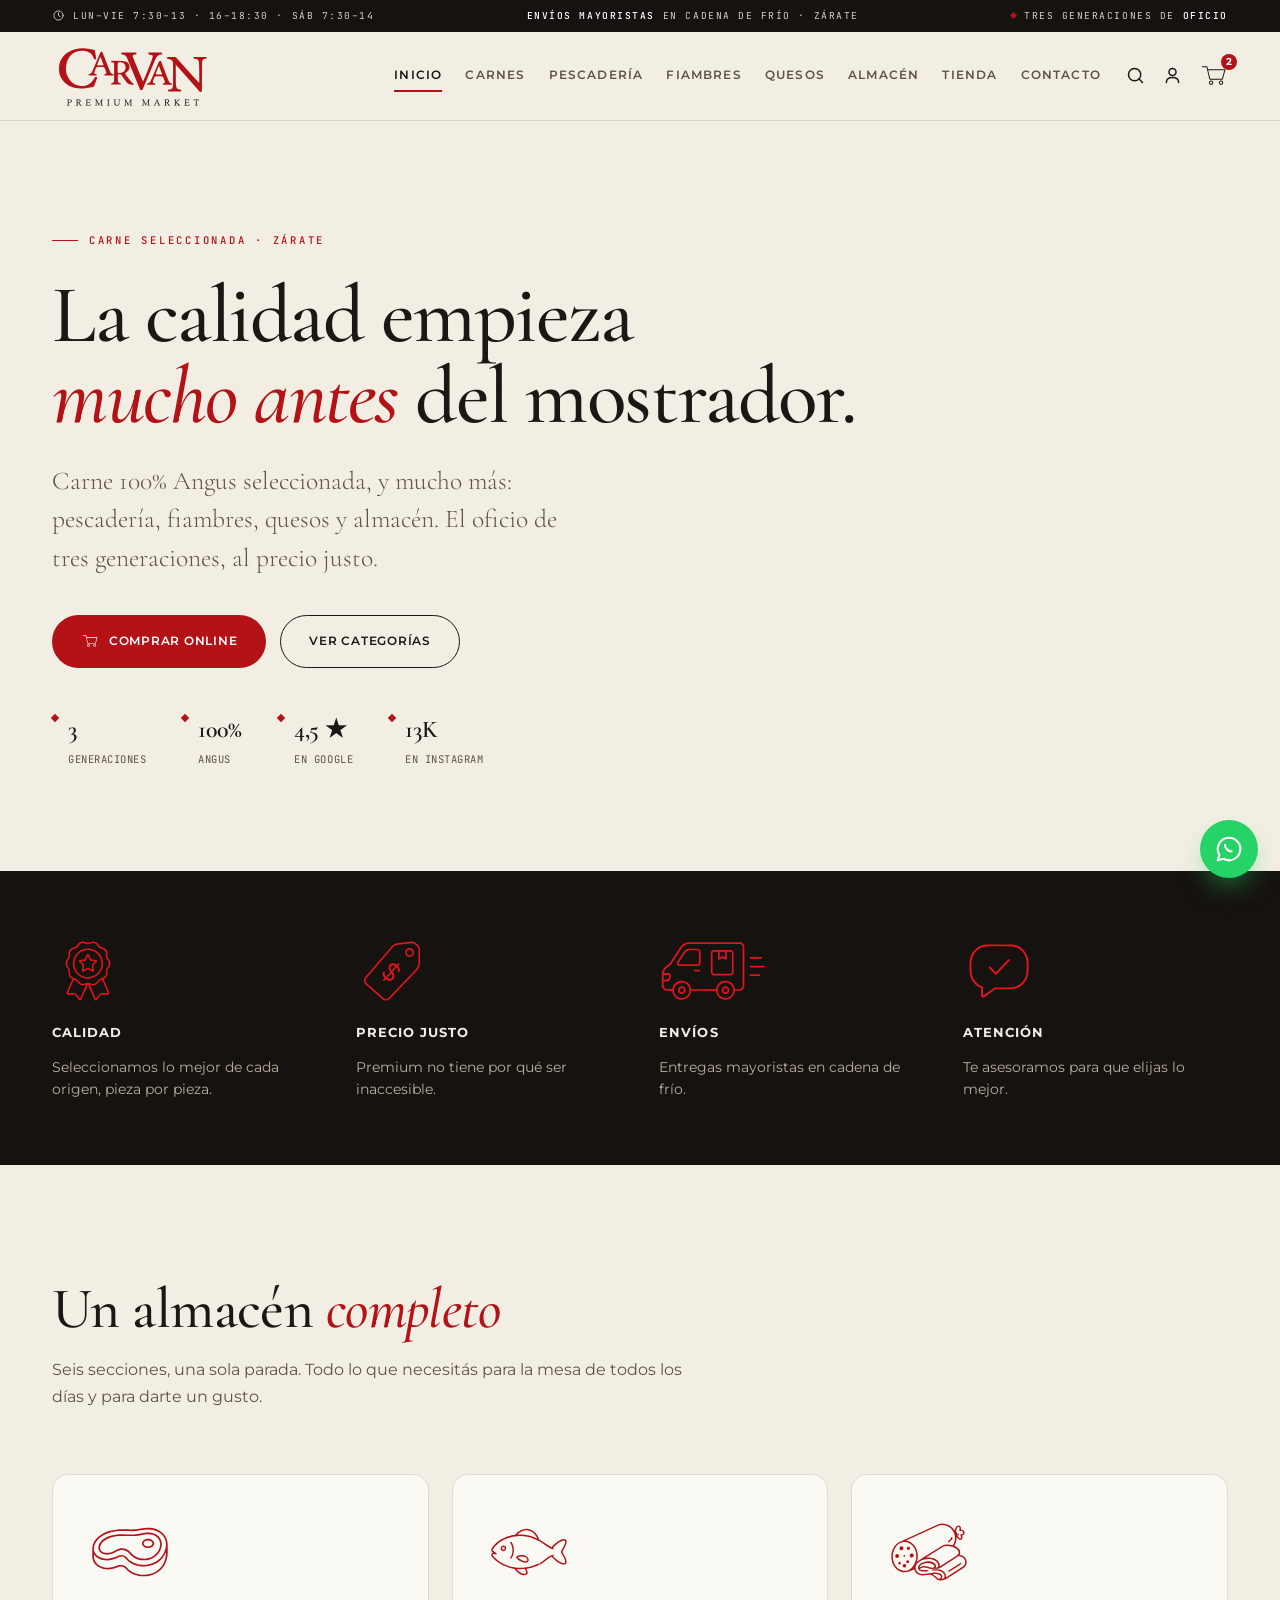
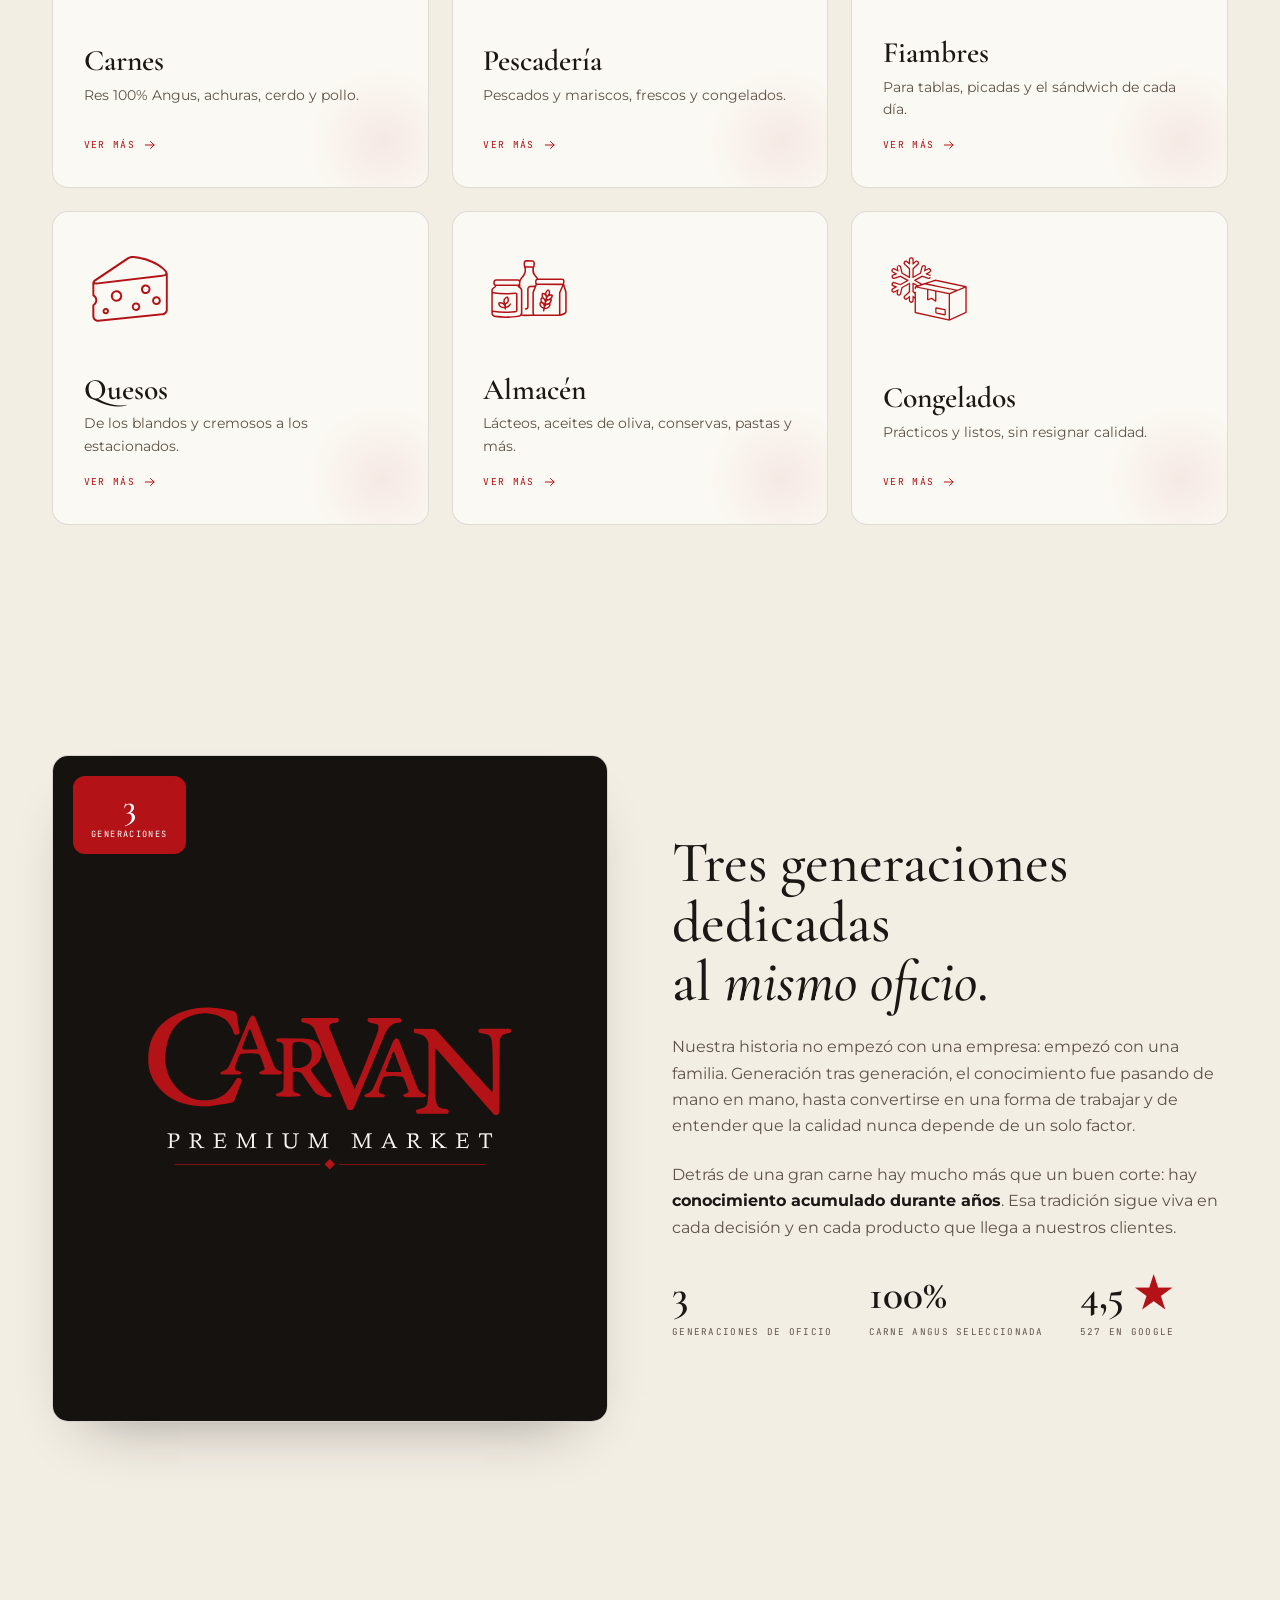
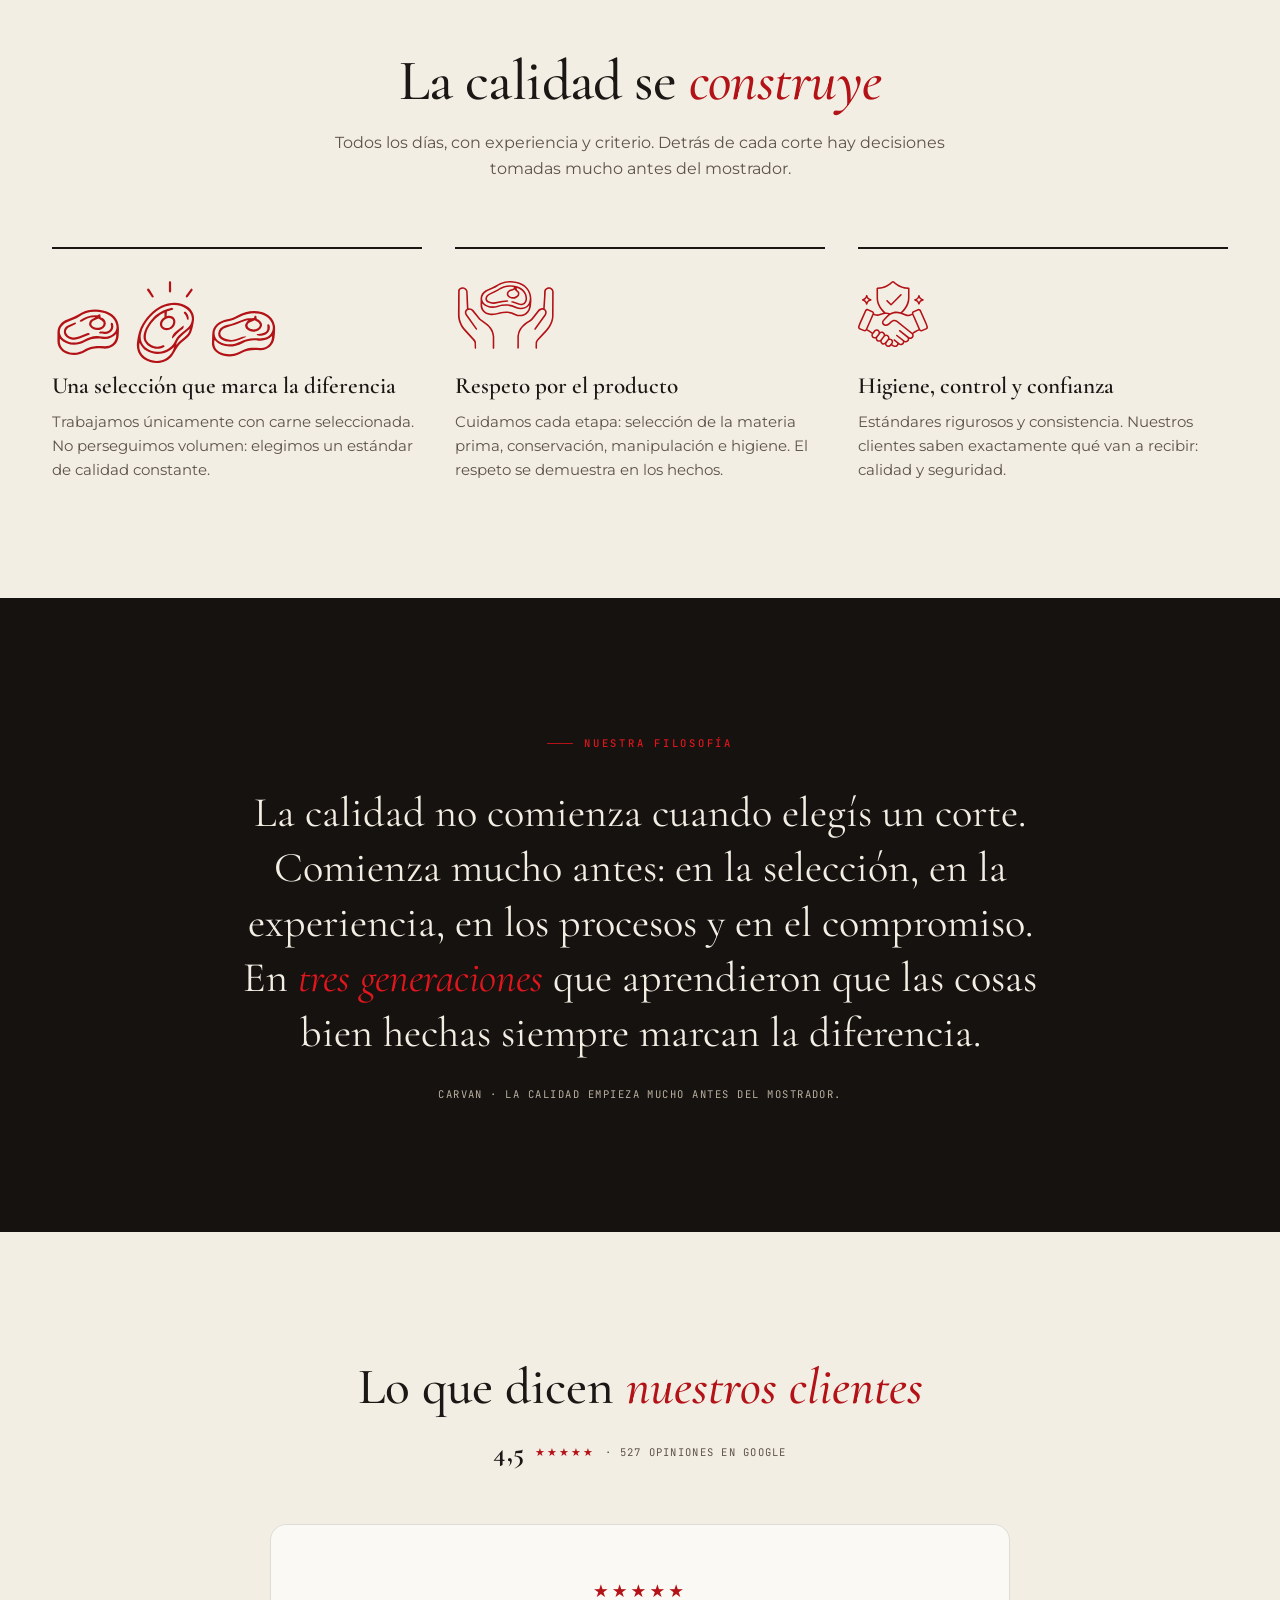
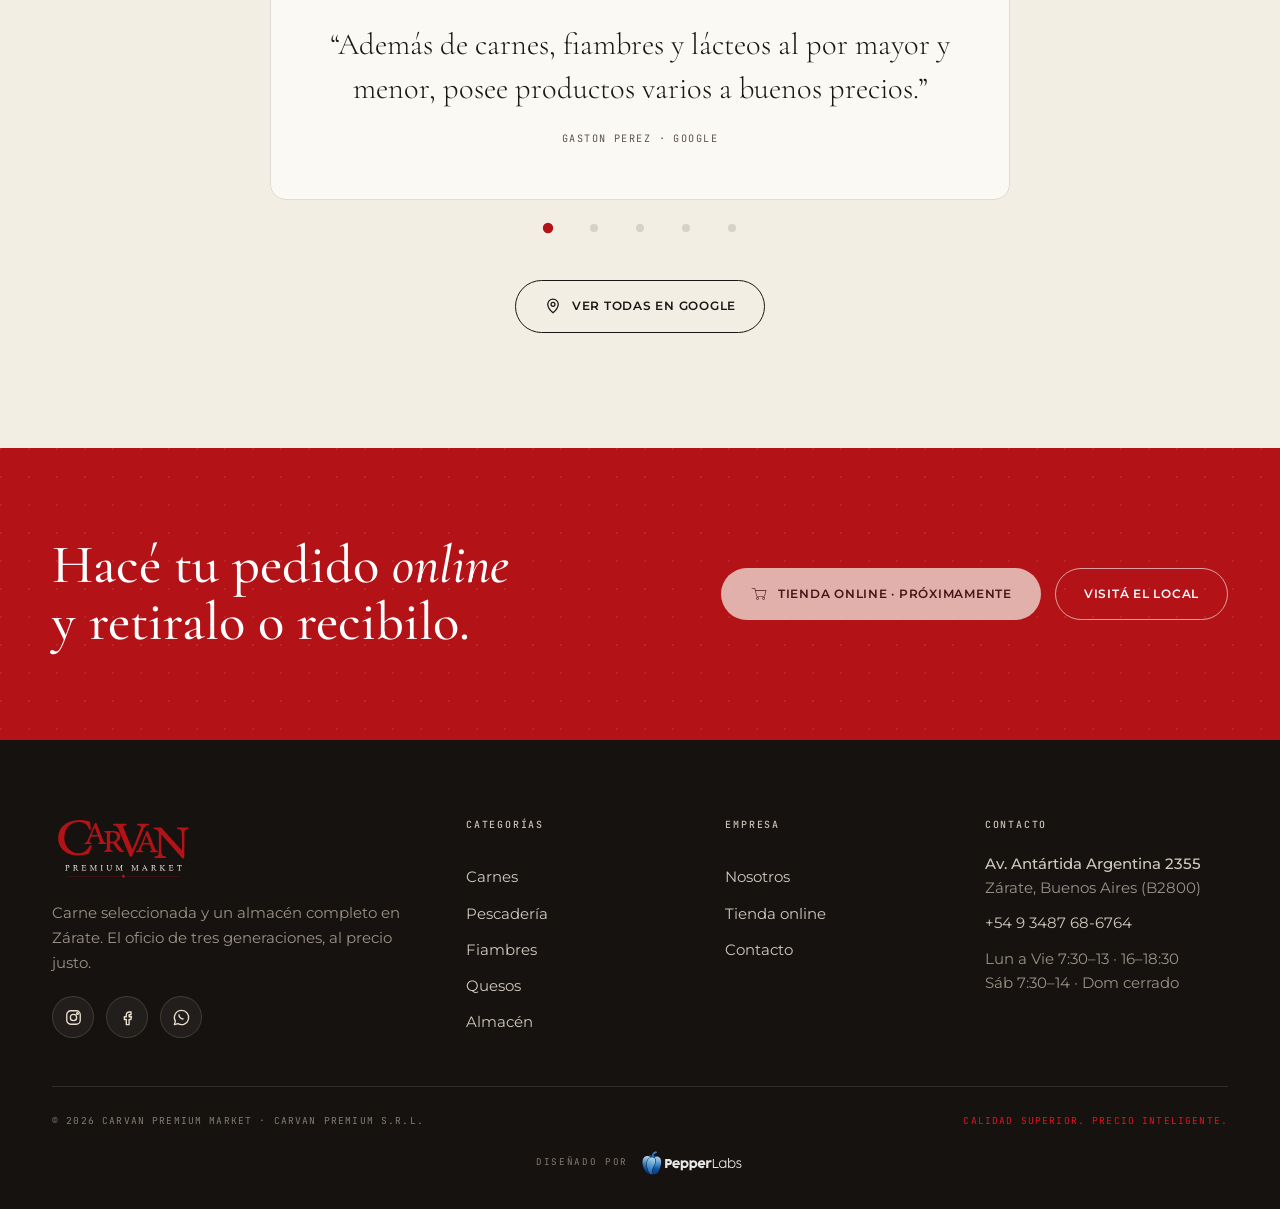
<file: index.html>
<!DOCTYPE html>
<html lang="es">
<head>
<meta charset="UTF-8">
<meta name="viewport" content="width=device-width, initial-scale=1">
<title>CARVAN Premium Market · Almacén premium en Zárate</title>
<meta name="description" content="Carne 100% Angus seleccionada, pescadería, fiambres, quesos y almacén. El oficio de tres generaciones, al precio justo. En Zárate.">
<meta property="og:type" content="website">
<meta property="og:site_name" content="CARVAN Premium Market">
<meta property="og:locale" content="es_AR">
<meta property="og:title" content="CARVAN Premium Market · Almacén premium en Zárate">
<meta property="og:description" content="Carne 100% Angus seleccionada, pescadería, fiambres, quesos y almacén. El oficio de tres generaciones, al precio justo. En Zárate.">
<meta property="og:image" content="https://matiasmercado88-debug.github.io/assets/back.webp">
<meta name="twitter:card" content="summary_large_image">
<meta name="twitter:title" content="CARVAN Premium Market · Almacén premium en Zárate">
<meta name="twitter:description" content="Carne 100% Angus seleccionada, pescadería, fiambres, quesos y almacén. El oficio de tres generaciones, al precio justo. En Zárate.">
<meta name="twitter:image" content="https://matiasmercado88-debug.github.io/assets/back.webp">
<link rel="icon" href="assets/favicon.svg">
<link rel="preconnect" href="https://fonts.googleapis.com">
<link rel="preconnect" href="https://fonts.gstatic.com" crossorigin>
<link href="https://fonts.googleapis.com/css2?family=Cormorant+Garamond:ital,wght@0,400;0,500;0,600;0,700;1,400;1,500&family=Montserrat:wght@400;500;600;700&family=JetBrains+Mono:wght@400;500&display=swap" rel="stylesheet">
<link rel="stylesheet" href="css/styles.css">
<script type="application/ld+json">
{
  "@context":"https://schema.org",
  "@type":"GroceryStore",
  "name":"CARVAN Premium Market",
  "image":"assets/back.webp",
  "description":"Carne seleccionada 100% Angus y un almacén completo en Zárate. El oficio de tres generaciones, al precio justo.",
  "telephone":"+5493487686764",
  "address":{"@type":"PostalAddress","streetAddress":"Av. Antártida Argentina 2355","addressLocality":"Zárate","addressRegion":"Buenos Aires","postalCode":"B2800","addressCountry":"AR"},
  "openingHoursSpecification":[
    {"@type":"OpeningHoursSpecification","dayOfWeek":["Monday","Tuesday","Wednesday","Thursday","Friday"],"opens":"07:30","closes":"13:00"},
    {"@type":"OpeningHoursSpecification","dayOfWeek":["Monday","Tuesday","Wednesday","Thursday","Friday"],"opens":"16:00","closes":"18:30"},
    {"@type":"OpeningHoursSpecification","dayOfWeek":"Saturday","opens":"07:30","closes":"14:00"}
  ],
  "aggregateRating":{"@type":"AggregateRating","ratingValue":"4.5","reviewCount":"527"},
  "sameAs":["https://www.instagram.com/carvan.frigorifico/","https://www.facebook.com/carvanzarate/"],
  "priceRange":"$$"
}
</script>
</head>
<body>
<svg width="0" height="0" style="position:absolute" aria-hidden="true" focusable="false">
  <!-- Iconos CARVAN (provistos por el cliente) -->
<symbol id="c-almacen" viewBox="66 62 866 866" fill="currentColor"><path d="M452.48,750.53c-8.91.1-19.53-2.81-26.21-4.74-7.85,5.12-17.42,11.96-27.6,13.4-73.38,10.36-145.87,12.47-218.94.96-17.24-2.72-35.31-16.51-35.33-34.72l-.22-218.54c-.03-27.38,27-27.64,33.42-41.13-13.61-7.4-14.54-16.57-15.08-29.5-.75-17.86,8.48-32.58,27.82-33.19l203.95-.09,13.84,5,28.36-38.19c21.11-28.43,27.74-54.57,13.2-90.08-3.36-8.2-2.16-25.12-1.3-34.82,1.24-14.05,13.59-22.15,26.21-22.02l54.49.57c17.78.19,27.19,15.11,25.91,31.55l-2.03,26.14c-5.92,9.41-7.81,16.96-7.87,28.02-.14,24.26,4.62,44.04,21.97,61.18l19.87,25.75,221.88.27c12.55.02,23.42,7.08,25,20.47,1.18,9.97-.88,21.74-3.2,31.89l23.44,75.64-.12,181.31c-.02,27.27-33.25,33.68-63.36,44.04l-235.38.04-23.32-.14-79.4.93ZM539.12,280.59l.52-35.32c.05-3.2-8.43-7.73-11.39-7.67l-59.4,1.2c-7.6.15-10.99,30.7-1.75,42.29l72.01-.49ZM495.8,665.45c-.01,17.02-13.69,25.8-28.8,23.98-2.89-.35-8.02-5.48-7.58-8.36,1.43-9.31,21.93-2.13,21.91-15.7l-.28-162.83c-.03-20.34,9.41-37.73,33.12-38.35l39.26-1.03c18.11-.47-14.68-46.46,17.16-65.16l-29.57-38.04c-14.22-18.3-10.05-42.37-10.18-65h-60.32c3.05,29.14.5,54.67-16.53,76.65-11.69,15.08-28.37,29.9-33.11,49.19-4.25,17.32-2.57,38.45-2.16,56.1,10.95,8.57,19.6,19.19,18.37,34.66l.14,212.52-1.57,8.29c-.31,1.62,5.35,3.23,7.2,3.23l89.69-.05-2.28-22.15.54-187.04c3.41-16.18,13.18-32.94,18.78-47.97l-35.92.18c-9.62.05-17.72,7.2-17.73,17.42l-.14,169.45ZM816.14,443.77c4.92-11.03,5.75-22.32-.78-32.56l-238.44-.09c-10.04,5.31-10.27,23.95-2.07,32.42l241.3.23ZM394.55,417.49l-204.54.06c-9.91,0-13.64,10.3-12.75,18.61.51,4.7,1.27,10.85,2.9,13.48,1.62,2.63,8.53,3.69,12.53,3.69l205.38.08c11.51-10.24,7.02-35.92-3.52-35.92ZM780.67,735.56l.05-207.66,30.8-69.32-238.24-.45-28.21,69.28v191.27c-1.39,6.17,3.99,16.91,10.94,16.91l224.65-.02ZM159.37,711.57c-3.73,17.24,5.62,31.6,21.52,34.05,73.36,11.3,146.88,9.57,220.24-1.7,12.47-1.92,21.12-13.77,21.12-25.58l.12-206.88c.01-25.69-24.25-19.56-33.32-43.64h-197.05c-8.28,27.37-41.34,15.54-32.31,56.51,69.56,9.66,138.44,10.35,208.83,4.49,12.12-1.01,22.6,7.28,22.62,19.34l.21,144.24c.02,13.96-9.67,22.19-22.89,23.79-70.43,8.48-139.69,7.89-209.08-4.61ZM831.72,718.98c3.78-1.46,7.72-9.65,7.77-13.39l-.02-178.05-17.38-57.31-26.85,59.86v203s36.49-14.11,36.49-14.11ZM376.76,700.38l-.04-157.96c-75.08,6.53-145.09,6-218.45-3.97l.19,158.86c73.21,11.71,144.62,13.8,218.29,3.07Z"/>
  <path d="M647.7,683.68l-4.07,17.34c-1.34,2.08-4.83,5.53-6.91,6.71s-7.55-5.12-7.18-7.54l2.96-19.2c-25.3-6.54-39.91-27.19-35.47-53.1,1-5.85,6.45-12.27,11.53-16.03-4.72-14.05-4.2-32.26,9.66-42.03-.26-11.55-6.1-28.1,6.45-38.98,4.77-4.14,17.53.58,25.17,4.78,3.48-15.3,15.11-38.72,33.77-38.78,15.76,8.15,17.22,34.23,12.17,48.31,9.07-.11,21.46-.17,26.32,3.78,5.89,12.67-1.51,28.64-11.6,38.27l5.11,10.74c-1.68,11.16-8.24,23.15-14.59,32.7,1.52,6.57,2.52,16.87-.37,23.12-9.64,20.82-25.44,32.83-52.93,29.9ZM669.81,556.28c15.38-5.27,20.11-31.6,10.26-43.66-14.77,4.76-22.85,33.24-10.26,43.66ZM655.63,585.67c6.76-21.55-7.37-39.61-25.1-42.26-4.5,20.95,6.53,37.89,25.1,42.26ZM710.04,558.99c-21.27-2.09-36.55,9.21-41.09,29.37,18.78,3.12,38.77-9.83,41.09-29.37ZM644.36,627.64c7.31-22.81-5.49-36.24-22.86-43.36-3.52,12.12-2.79,20.03,3.48,31.19l19.38,12.17ZM701.44,601.2c-20.74-2.73-39.97,7.62-43.5,30.13,23.94-1.78,36.52-7.15,43.5-30.13ZM635.87,667.07c5.53-21.24-8.96-35.93-24.68-39.84-4.93,20.08,5.98,36.76,24.68,39.84ZM689.33,643.14c-20.98-4.1-35.08,9.04-40.92,26.63,18.88,4.27,37.71-7.51,40.92-26.63Z"/>
  <path d="M284.28,673.99l-4,15.62c-.57,2.21-10.08-.64-10.31-2.87l-1.16-11.57c-16.43,1.83-32.1-.55-44.89-12.49-8.62-8.04-19.74-26.66-13.64-40.78,12.05-10.42,33.14-3.75,48.53,3.45-8.49-29.89,8.24-52.23,39.17-62.31l8.63,15.42c10.68,25.5.57,52.06-24.96,63.44l.02,17.52c34.15-3.3,34.69-33.88,44.28-29.05,11.96,6.03-9.21,40.37-41.66,43.63ZM294.57,583.53l-6.04-3.38c-19.33,13.03-22.65,28.91-11.48,48.9,19.42-8.76,23.7-25.07,17.52-45.51ZM268.63,659.88c-7.4-23.41-25.11-30.55-46.07-29.38,2.3,11.23,8.07,21.8,15.49,26.29,9.8,5.92,22.31,7.1,30.57,3.1Z"/></symbol>
  <symbol id="c-carnes" viewBox="56 56 888 888" fill="currentColor"><path d="M388.48,645.79c-65.87,28-140.33,34.28-199.05-5.16-31.15-20.92-53.83-53.64-53.65-91.95l.42-91.56c3.59-43.22,28.72-79.69,61.34-107.16,72.84-61.34,174.2-75.65,268.49-69.29,47.09,3.18,91.41,1.15,137.41-8.33,78.34-16.13,162.3-8.24,218.53,50.5,26.84,28.04,41.75,64.75,41.91,103.97l.34,83.09c.14,33.55-8.15,65.76-21.5,96.19-28.33,64.6-84.85,109.35-154.22,123.38-79.33,16.05-176.99-2.38-227.44-65.56-17.8-22.29-44.19-30.21-72.59-18.14ZM384.02,537.18c32.09-16.71,66.23-8.69,87.65,18.65,46.2,58.96,138.22,78.66,211.9,62.98,84.33-17.94,149.18-83.82,162.15-169.17,7.93-52.19-13.88-101.32-55.51-132.33-55.69-41.48-122.69-40.78-189.61-27.64-43.16,8.47-84.66,11.07-128.83,8.13-91.2-6.08-185.01,3.36-257.85,59.97-58.03,45.1-88.61,124.25-32.91,174.33,52.16,46.9,138.89,38.47,203.01,5.08ZM217.2,637.33c38.54,16.78,80,21.24,119.02,8.52l51.45-16.78c31.22-10.18,62.38-3.24,83.47,21.91,16.39,19.54,35.97,35.48,59.79,45.99,107.09,47.26,238.68,18.91,293.47-89.27,16.42-32.43,23.26-67.73,23.47-104.23-47.21,104.34-146.6,150.05-257.52,134.11-56.01-8.05-103.71-35.06-138.87-78.82-14.74-18.35-41.29-17.89-60.92-7.17-75.52,42.39-184.37,45.39-238.22-27.24-5.92,47.03,17.86,92.51,64.86,112.98Z"/>
  <path d="M370.59,495.84c-34.77,21.31-70.81,33.87-110.42,28.52-24.55-3.32-48.65-15.35-59.5-37.84-12.31-25.52-5.22-54.39,10.78-77.04,21.69-30.7,53.17-49.71,88.94-62.74,99.31-36.18,192.68-7.94,256.56-18.31l86.09-13.97c36.25-5.88,71.81-1.76,104.11,14.36,43.64,21.78,66.78,66.49,58.55,114.77-15.57,91.3-105.23,147.57-199.52,135.49-46.38-5.94-83.91-28.92-112.74-64.84-30.68-38.21-80.72-44.22-122.85-18.4ZM365,480.4c46.22-28.41,105.22-20.67,140.19,22.22,28.66,35.14,64.01,56.3,110.67,60.85,73.04,7.12,145.01-32.59,169.19-103.16,11.2-32.69,7.37-68.33-15.39-93.68-40.24-44.82-106.47-41.49-164.51-29.23-38.81,8.2-76.23,9.68-116.23,9.14l-96.02-1.31c-66.71,4.01-147.74,28.04-176.32,89.24-8.4,17.99-8.57,39.18,5.02,53.8,34.37,36.98,97.51,20.33,143.39-7.87Z"/>
  <path d="M723.09,442.52c-25.44,25.63-66.63,26.13-93.23,4.26-18.88-15.53-19.82-41.98-1.05-57.98,26.5-22.59,67.71-22,93.34,2.01,14.49,13.58,15.95,36.6.94,51.72ZM711.31,431.04c9.12-9.92,6.05-22.54-2.5-29.6-19.24-15.89-46.49-17.07-67.43-2.19-4.85,3.45-9.62,12.48-9.79,17.71-.18,5.56,4.17,14.2,9.39,18.13,20.95,15.8,52.1,15.78,70.34-4.06Z"/></symbol>
  <symbol id="c-fiambres" viewBox="31 20 909 909" fill="currentColor"><path d="M829.77,629.72l-162.45,105.03c-38.98,25.2-82.17,31.44-116.48-1.63-16.98-16.36-40.24-34.96-64.74-32.7l-61.79,5.72c-32.17,2.98-77.92-19.9-83.79-58.57l-53.65,20.4c-46.68,17.76-97.46,4.68-131.18-33.28-45.15-50.83-54.02-123.44-28.35-186.29,17.45-42.36,50-74.27,94.72-86.02l350.18-160.5c60.73-27.84,130.87,5.74,165.27,59.74,5.62-14,10.11-29.83,19.07-39.77,9.87-10.94,24.34-11.28,34.69-4.58,10.78,6.98,11.27,21.52,9.29,33.87,13.56,1.97,28.72,6.92,34.29,20.49,7.38,17.96-3.17,34.8-21.82,40.56,6.88,19.41,3.82,36.35-11.33,41.8-6.25,2.25-17.4-.12-22.43-5.01l-20.96-20.37c-.91,31.33-5.95,58.67-22.83,84.56,40.11,19.03,70.35,42.5,53.26,88.29,20.8,5.18,38.23,11.01,51.87,26.52,24.94,28.35,23.95,79.25-10.84,101.74ZM398.41,548.07l61.06-39.57,156.32-96.59c31.09-19.21,69.84-13.65,104.99-3.17,43.98-65.49,19.49-155.67-52.64-189.21-35.79-16.64-71.49-14.22-106.94,2.13l-302.3,139.44c95.43,18.16,135.65,120.65,107.93,209.19l31.58-22.22ZM788.4,338.3c1.76,1.89,9.76,2.42,11.3.49,1.23-1.55,3.26-6.66,2.58-8.69l-6.4-19.25c-.73-2.19-1.77-8.59.17-9.58s6.6-2.41,8.83-2.64c12.05-1.26,19.07-9.23,16.62-19.5-4.51-18.97-28.23-8.77-35.18-14.98s7.14-23.62-2.7-34.88c-10.63-12.16-27.99,12.9-30.78,39.2,6.53,9.48,10.15,16.08,13.05,25.88l15.91,3.95c-.33,4.89-1.53,10.3-3.97,10.7l-14.47,2.41,25.05,26.89ZM192.86,646.08c42.36,25.45,92.06,16.69,124.34-18.8,66.01-72.58,55.82-191.12-22.62-237.68-44.85-26.62-97.07-14.32-130.26,25.84-58.74,71.07-44.82,186.58,28.53,230.64ZM591.58,617.96l165.68-106.16c12.32-7.9,20.84-18.22,21.28-32.11,1.55-49.16-110.67-83.8-157.49-54.52l-168.81,105.55c30.83-3.52,58.21-2.01,86.13,8.96,33.29,16.75,57.93,39.21,53.22,78.28ZM358.03,654.99c5.21,12.86,19.19,25.76,36.43,31.5,24.63,8.2,50.39,4.43,76.18.56l41.35-6.2c38.28-5.74,91.18-5.51,103.1,26.65,3.99,10.78,2.42,22.22-5.08,31.66,12.81,3.6,26.58-4.93,28.39-20.39,5.03-42.97-43.72-62.38-91.35-62.1l-34.5.2c4.75-6.77,11.04-11.93,17.87-12l41.2-.44c42.47-.45,92.03,35.71,80.06,83.11l168.44-108.61c30.05-19.37,29.65-65.52,3.14-86.77-12.96-10.39-27.84-14.44-44.19-17.96l-175.16,112.67c-14.64,9.42-34.63,14.94-50.61,12.86-12.22-1.59-19.36-.73-31.06,2.3-36.18,9.39-78.71-35.85-127.05.11,6.21,4.83,15.89,10.89,24.65,10.87l46.57-.12c6.99-.02,13.79,2.82,14.91,9.8-36.61,9.81-91.61,8.79-102-20.52-11.27-31.81,21.07-56.04,57.01-67.98,34.63-11.5,73.39-9.78,102.94,10.88,14.21,9.93,20.5,24.28,12.52,41.38,3.83.99,13.34,1.21,16.96-.95,15.87-9.51,9.5-43.79-19.89-62.59-33.11-21.18-73.06-23.35-111.02-13.35-55.54,14.64-99.58,56.55-79.8,105.4ZM502.79,628.82c13.51,3.9,30.52.58,36.25-11.8,5.13-11.08-6.72-15.88-13.78-19.59-33.83-17.79-70.31-19.24-104.56-1.88-12.52,6.35-26.32,14.09-28.48,31.67,19.47-10.96,40.79-18.57,62.97-12.16l47.6,13.76ZM586.21,738.46c7.86,1.4,16.24-9.92,16.74-15.94,2.17-25.98-44.32-35.63-80.23-29.04l38.97,29.29c7.13,5.36,14.26,13.86,24.52,15.69Z"/>
  <path d="M713.07,326.59c18.36,3.99-21.4,61.45-37.61,48.57-2.16-1.71,0-9.67,2.65-10.93,25.51-12.05,22.29-40.4,34.95-37.64Z"/>
  <path d="M310.42,490.36c11.56-2.56,21.3,3.76,23.83,14.52,2.39,10.16-3.85,21.38-14.76,24.42-10.25,2.85-21.68-3.1-24.25-14.28-2.34-10.22,3.45-22.06,15.17-24.66Z"/>
  <path d="M205.25,420.21c11.18-5.73,21.66.11,26.04,10.17,3.79,8.7-.27,20.44-9.17,25.26-9.24,5-20.24.85-24.93-7.05-5.68-9.59-3.45-22.49,8.05-28.38Z"/>
  <path d="M163.33,532.25c-10.27-4.45-12.95-15.79-9.84-25.14,2.44-7.35,12.15-13.7,21.71-11.42,10.96,2.62,15.88,13.73,13.6,23.02-2.44,9.94-13.5,18.72-25.47,13.54Z"/>
  <path d="M260.73,609.34c-.51,10.89-8.19,18.64-17.9,18.84-9.68.19-17.59-7.14-17.96-17.28-.36-9.85,7.45-19.06,18.99-18.84,9.79.19,17.34,7.07,16.87,17.27Z"/>
  <path d="M279.21,422.17c9.04-2.28,16.88,4.79,18.61,12.49,1.86,8.32-3.98,16.9-10.76,18.53-9.54,2.29-18.05-1.47-20.89-10.65-2.29-7.41,3.43-17.95,13.04-20.36Z"/>
  <path d="M280.26,582.55c-5.74,2.43-15.01-.15-18.23-5.27-2.59-4.13-1.2-13.38,2.83-16.88,7.82-6.79,15.99-6.15,21.49.24s5.84,16.85-6.09,21.9Z"/>
  <path d="M187.72,573.82c5.82-3.79,14.75-1.9,18.38,4.11,2.75,4.54.96,13.65-4.91,18.19-4.5,3.48-13.67,2.32-17.48-3.24-3.5-5.12-1.88-15.22,4.01-19.05Z"/>
  <path d="M237.07,503.63c4.81-1.56,11.39,0,12.44,3.11,1.15,3.41.13,11.15-2.73,12.79s-9.77.6-12.25-1.57c-2.91-2.55-1.18-13.13,2.53-14.33Z"/>
  <path d="M784.14,607.6l-98.91,62.74-9.24-2.99c-2.49-.81.97-7.97,2.82-9.79l114.47-73.09,8.6-4.79c2.49-1.39,5.97,9.56,3.63,11.36l-21.38,16.55Z"/></symbol>
  <symbol id="c-quesos" viewBox="89 90 821 821" fill="currentColor"><path d="M218.55,793.19c-31.69,3.22-54.72-22.76-54.83-49.65l-.35-90.41c-.09-21.87,27.61-23.03,26.47-56.3-.48-13.93-12.58-26.26-25.48-36.23l-.9-107.38c-.1-11.77,5.55-27.35,15.84-34.26l292.51-196.4c17.8-11.95,37.73-17.41,59.07-15.74,102.55,8.02,217.6,50.14,289.1,123.72,10.04,10.33,16.65,24.69,16.64,40.01l-.27,316.67c-.03,29.71-24.81,45.75-51.08,48.42l-566.73,57.54ZM807.01,370.79c5.31-5.39,8.93-8.59,9.19-11.28,1.4-14.54-48.45-52.02-74.61-67.91-63.81-38.77-135.11-59.84-209.5-67.41-16.44-1.67-31.64.32-45.76,9.81l-302.53,203.36c7.47,4.69,15.09,5.5,24.32,4.4l598.9-70.97ZM181.52,746.39c.05,17.65,18.57,31.28,35.56,29.53l573.86-58.8c15.42-1.58,28.46-14.77,28.48-30.38l.25-303.96-34.3,8.35-586.64,69.29-17.7-3.07.22,95.43c16.31,12.36,26,28.29,25.94,47.12-.06,19.01-7.33,36.38-25.97,48.25l.3,98.22Z"/>
  <path d="M367.36,513.43c29.44-6.98,55.41,10.87,61.48,37.33,6.3,27.46-9.84,55.23-38.65,62.02-24.9,5.86-52.78-9.74-59.86-36.96-6.67-25.64,6.78-55.22,37.03-62.39ZM365.07,532.6c-18.3,9.13-22.63,30.24-15.22,45.03,8.32,16.59,28.2,22.86,44.26,14.81,15.46-7.75,22.48-27.51,16.31-42.35-7.17-17.25-27.39-26.45-45.36-17.49Z"/>
  <path d="M632.11,461.02c25.87-4.79,46.66,12.59,49.91,34.21,3.64,24.29-10.77,45.15-33.7,49.56-23.1,4.45-44.93-10.03-49.67-31.79-5.14-23.57,7.46-47.17,33.47-51.99ZM629.53,479.81c-14.35,6.88-17.12,23.34-12.07,33.38,6.77,13.45,21.27,18.44,33.2,12.36,12.28-6.26,17.68-20.45,13.25-31.49-5.48-13.65-19.71-21.29-34.38-14.25Z"/>
  <path d="M730.77,566.14c24.07-3.39,41.43,13.94,43.63,33.91,2.45,22.26-12.44,40.39-33.63,43.22-21.28,2.84-39.97-11.22-43.43-31.73-3.57-21.21,9.79-42.07,33.43-45.4ZM727.82,584.6c-13.87,5.08-16.86,19.45-10.35,31.27,4.48,8.12,15.92,13.58,27.65,8.11,8.85-4.13,14.78-16.64,10.89-27.38-3.68-10.15-15.59-16.61-28.19-12Z"/>
  <path d="M549.03,621.1c22.93-2.74,39.27,14.06,41.98,32.75,3.07,21.2-13.01,39.62-31.85,42.3-21.47,3.05-39.31-10.97-42.89-29.71-4.06-21.27,9.29-42.53,32.76-45.34ZM546.08,639.75c-13.61,4.69-16.36,18.69-10.76,29.3,4.38,8.31,15.88,12.6,26.14,8.36,9.56-3.95,15.55-15.42,11.1-26.78-3.36-8.58-14.82-14.9-26.48-10.88Z"/>
  <path d="M286.05,725.86c-18.92,1.57-31.13-12.87-31.02-27.52.13-16.89,14.53-29.43,32.62-27.28,14.53,1.73,24.38,13.83,24.27,27.32-.1,12.42-9.74,26.14-25.87,27.47ZM278.17,688.59c-6.81,3.44-7.5,14.04-3.81,16.97,3.16,2.51,10.89,4.24,14.46,3.02,4.16-1.42,6.49-11.76,4.69-15.81-1.53-3.45-10.59-6.59-15.34-4.18Z"/></symbol>
  <symbol id="c-precio" viewBox="80 122 750 750" fill="currentColor"><path d="M439.43,781.2c-23.02,24.17-58.18,33.9-83.71,11.27l-170.16-150.92c-22.9-20.31-33.08-54.67-11.04-80.32L443.07,248.64c21.86-25.44,44.24-38.89,78.08-42.79l133.22-15.36c18.14-2.09,34.45,4.77,47.32,15.68l23.96,20.3c11.4,9.65,22.35,24.79,22.22,41.69l-1.07,141.76c-.28,36.62-13.78,63.05-38.65,89.16l-268.73,282.14ZM417.7,778.55l286.8-300.48c17.5-18.33,25.03-40.17,25.36-65.03l1.78-133.59c.19-14.11-3.76-29.7-14.63-38.74l-32.32-26.88c-5.69-4.74-21.75-7.76-30.07-6.75l-132.4,16.04c-18.69,2.26-39.93,6.61-53.36,22.23l-283.49,329.7c-15.32,17.82-2.01,41.93,12.1,54.44l171.9,152.54c11.74,10.42,37.41,7.97,48.32-3.46Z"/>
  <path d="M376.35,598.02c-2.34,2.21-9.41,3.67-11.92,2.12s-3.3-9.67-1.29-12.09l14.71-17.76c-26.55-25.64-24.53-66.52-6.05-68.7,3.39-.4,9.86,6.44,8.83,10.34-3.64,13.75-2.6,35.06,11.97,44.04l44.26-48.97c-21.3-24.63-26.75-51.83-6.78-73.82,19.94-21.95,49.69-19.49,75.84-.54l11.16-12.93c2.27-2.63,10.01-3.89,12.91-2.03,2.9,1.86,3.66,11.05,1.18,13.83l-12.61,14.13c14.23,15.96,22.27,34.22,15.65,55.99-1.23,4.04-9.84,9.08-13.6,7.57-15.24-6.1,6.32-28.31-16.43-50.04l-42.84,46.71c8.45,12.82,16.21,23.81,18.86,37.68,4.16,21.78-10.65,40.78-26.92,49.69-20.53,11.23-42.18,6.52-60.86-10.35l-16.07,15.13ZM491.41,447.58c-16.51-13.9-36.36-12.78-47.06,1.48-10.19,13.58-4.77,31.23,6.74,42.94l40.32-44.42ZM404.6,567.95c17.93,16.35,36.58,13.18,48.84-.87,10.57-12.12,7.62-30.24-6.71-45.19l-42.13,46.06Z"/>
  <path d="M628.3,258.38c27.17-5.64,50.92,11.85,56.21,36.09,5.48,25.12-10.81,49.82-36.95,55.39-23.34,4.98-48.03-9.24-54.35-33.58-6.27-24.13,7.58-52.19,35.08-57.9ZM631.33,275.42c-18.64,4.63-26.04,23.12-21.24,38.45s20.23,23.46,35.58,19.29c15.47-4.21,25.85-19.91,21.86-36.2-3.41-13.91-19.24-25.75-36.2-21.54Z"/></symbol>
  <symbol id="c-calidad" viewBox="-143 -69 764 764" fill="currentColor"><path d="M309.46,618.07l-71.07-159.17-71.88,161.39c-3.95,8.87-21.3,5.06-24.59-2.54l-44.72-55.84-69.67,2.94c-4.41.19-12.33-4.02-14.55-7.33s-2.71-12.92-.95-16.99l61.59-141.78c-28.56-10.47-44.17-37.09-41.19-66.95,1.96-19.64-3.23-37.26-15.54-52.2-22.47-27.2-22.51-63.7-.19-91.29,12.12-14.99,18.3-32.03,16.11-51.85-4-36.18,18.92-66.24,54.22-73.11,18.69-3.64,31.59-14.61,41.3-30.38C146.61,3.29,180.97-8.16,212.82,6.21c17.53,7.91,34.78,7.41,52.39-.21,32.17-13.92,66.57-3.09,84.57,26.98,10.16,16.97,23.86,26.9,43.4,31.2,32.72,7.2,55.56,35.54,51.52,69.21-2.51,20.98,3.52,39.38,16.55,55.31,22.28,27.24,22.27,63.37-.53,90.47-11.68,14.11-18.22,30.85-16.03,49.82,3.55,30.66-10.86,57.89-40.42,69.89l61.26,142.45c1.71,3.97,1.08,12.82-1.06,16.01-2.45,3.64-11.51,7.41-16.49,7.22l-68.31-2.71-44.95,57.09c-2.28,2.89-8.94,6.05-12.24,6.53-3.31.48-11.3-3.51-13.04-7.4h.02ZM336.42,423.39c11.61-19.21,28.89-30.38,49.53-35.11,27.07-6.2,45.36-28.17,42.52-56.53-2.25-22.39,3.63-43.98,18.06-61.37,18.7-22.52,19.52-50.4.57-73.44-13.99-17.01-21.55-38.11-18.6-60.38,3.86-29.13-14.27-50.7-41.74-57.35-21.35-5.16-39.16-17.18-50.05-36.04-13.98-24.23-41.57-32.82-67.12-21.37-21.96,9.83-43.52,8.25-65.36-1.01-22.7-9.63-47.85-2.15-60.43,18.88-12.33,20.6-30.63,35.12-54.67,40.21-27,5.72-43.08,28.36-40.19,56.56,2.32,22.61-4.4,42.7-18.25,60.14-17.84,22.46-18.81,50.63-.69,72.67,14.63,17.79,21.52,39.41,18.83,62.72-3.17,27.51,14.37,49.74,41.16,55.77,22.51,5.07,40.34,16.82,52.13,36.84,13.52,22.95,40.52,31.42,65.07,20.72,20.38-8.88,41.09-9.58,61.55-.57,25.63,11.29,52.66,3.49,67.67-21.34h0ZM322.88,607.27l49.91-62.14,77.42,2.14-62.17-143.15c-17.58,4.74-29.19,14.46-37.92,28.6-20.16,32.66-57.12,43.04-93.38,24.43l66.14,150.12h0ZM154.44,607.47l66.43-150.19c-39.21,17.95-72.63,8.11-93.14-24.24-9.02-14.22-22.08-25.06-39.3-27.5l-61.33,141.86,78.68-1.83,48.67,61.91h0Z"/>
  <path d="M313.75,375.11c-63.91,34.62-140.77,21.36-189.78-29.74-66.79-69.65-58.58-177.44,15.27-236.92,72.37-58.3,180.78-41.52,232.64,36.16,51.87,77.69,26.97,184.41-58.12,230.51h-.01ZM382.11,235.63c1.23-79.93-61.55-141.43-136.98-145.24-75.67-3.83-141.87,53.16-149.43,129.5-7.22,72.89,43.27,142.47,118.62,155.59,85.22,14.84,166.41-50.35,167.79-139.85h0Z"/>
  <path d="M288.34,321.59l-50.06-27.44-46.15,26.62c-2.99,1.73-10.73,1.33-13.35-.19-3.06-1.77-6.63-9.05-5.98-12.68l9.87-55.41-37.45-35.39c-1.91-1.81-4.21-7.4-4.49-9.96-.33-3.07,5-10.08,8.47-10.52l55.64-7.06,21.55-47.75c1.25-2.77,5.28-7.04,7.74-8.63,2.95-1.9,13.12.75,14.72,4.22l23.58,51.5,52.59,7.04c3.22.43,8.68,3.44,10.43,5.89,1.75,2.44.15,11.14-2.39,13.54l-38.65,36.61,9.9,53.93c.52,2.83-.63,9.21-1.57,11.6-1.18,2.99-11.53,5.64-14.41,4.06v.02ZM239.02,276.38l47.47,25.7-9.81-54.43,37.89-36.77-52.5-6.81-23.54-49.39-24.06,49.41-52.24,6.81,37.99,35.81-9.62,55.84,48.42-26.15v-.02Z"/></symbol>
  <symbol id="c-envios" viewBox="91 228 950 544" fill="currentColor"><path d="M334.07,649.94c-3.38,38.82-34.43,67.44-71.73,67.74-37.43.3-69.42-29.19-71.76-67.51l-38.96-.74c-22.35-.42-40.35-19.78-40.35-41.77v-81.73c0-55.17,51.32-69.83,62.59-87.35l74.92-116.54c13.61-21.17,37.06-39.48,64.05-39.49l386.43-.24c21.4-.01,35.75,15.46,35.75,36.2v291.06c0,23.55-16.77,40.45-40.11,40.41l-30.7-.05c-3.37,37.92-33.83,67.05-70.79,67.75-38.01.72-70.2-28.67-73.14-67.77l-186.2.03ZM154.04,637.09l36.39-.28c5.29-37.05,36.36-63.08,72.03-63.14,36.04-.05,66.91,26.62,71.21,63.43l186.62-.2c5.71-38.22,37.43-63.62,73.13-63.05,35.82.57,66.05,27.16,70.48,63.33l31.24-.14c12.3-.06,26.72-8.57,26.73-23.8l.16-296.53c0-12.78-10.71-20.96-22.9-20.95l-388.24.3c-22.96.02-41.2,17.77-52.63,35.54l-73.96,114.99c-11.67,18.14-55.29,30.65-58.97,70.44l38.52-.02c4.68,0,13.1,4.72,14.94,8.73,5.94,12.96-2.13,45.07-18.17,50.97-10.36,3.81-22.52,2.35-36.15,2.32l.38,30.26c.2,15.57,14.11,27.92,29.2,27.8ZM156.95,563.27c10.7-7.6,10.54-21.44,10.91-32.95l-43.51-.63.19,36.42c10.99-.03,25.26,2.24,32.41-2.84ZM252.12,587.97c-34.5,6.41-54.48,38.48-47.3,69.77,6.98,30.42,36.76,51.72,67.63,45.86,31.38-5.95,52.8-36.75,47.83-67.76-4.96-30.98-35.28-53.98-68.16-47.87ZM638.86,680.55c19.89-25.51,14.57-59.94-8.55-79.47-23.18-19.57-56.6-18.53-78.76,2.16-21.63,20.2-24.14,54.42-5.41,78.2,11.83,15.03,29.04,23.38,47.2,23.14,17.16-.22,33.57-8.71,45.51-24.03Z"/>
  <path d="M882.84,473.01l-102.03.14c-2.54-.9-6.86-4.4-6.77-6.72.09-2.31,4.13-5.52,6.82-6.58l100.88-.04,6.55,4.63c1.87,1.33-2.79,7.53-5.46,8.56Z"/>
  <path d="M864.1,407.11l-82.92.08c-2.48,0-6.97-3.9-7.02-6.05-.07-2.58,4.46-7.51,7.23-7.51l80.54.03c2.96,0,7.14,3.44,8.11,5.46.97,2.01-3.21,8-5.94,8Z"/>
  <path d="M848.03,538.45l-65.59.24c-2.75.01-7.54-3.2-8.15-5.33-.73-2.55,3.61-7.26,6.38-8l66.18-.14,6.65,4.43c1.95,1.3-2.94,8.78-5.47,8.79Z"/>
  <path d="M630.98,533.07l-127.28.09c-11.95,0-22.07-10.76-22.07-22.24l.1-148.27c0-12.31,9.69-21.63,22-21.62l128.19.1c13.16,0,21.61,11.57,21.6,23.81l-.14,146.87c-.01,11.56-10.15,21.26-22.4,21.27ZM601.23,354.47l.09,57.06c-2.55,1.87-9.94,3.44-12.66,1.77l-19.43-11.93-22.49,13.14c-1.78,1.04-6.25,1.1-7.68.07-1.43-1.03-3.47-5.67-3.45-7.92l.66-52.64-32.54-.18c-3.19-.02-8.95,5.64-8.94,8.96l.17,148.92c0,3.83,5.23,8.58,8.99,8.57l127.34-.18c5.22,0,9.5-5.37,9.5-10.54v-144.62c0-5.82-5.3-11.24-10.85-11.12l-28.72.64ZM588.22,398.09l.03-44.14-39.28.33-.06,44.08,21.04-11.27,18.27,11Z"/>
  <path d="M378.92,462.98l-136.25.05c-6.9,0-15.16-7.62-17.05-12.67-2.36-6.32-.57-15.88,3.33-21.83l49.98-76.4c6.64-10.15,19.94-20.71,32.34-20.77l70.88-.36c11.46-.06,22.7,11.36,22.73,22.58l.18,81.45c.03,12.88-10.03,27.95-26.15,27.95ZM379.05,449.75c8.4-1.52,12.56-7.65,12.56-14.59v-79.77c0-4.92-5.9-11.85-11.07-11.83l-65.96.32c-9.43.05-19.12,7.64-24.19,15.08l-52.75,80.92.83,7.05c.18,1.53,4.41,2.48,6.44,2.93l134.14-.11Z"/>
  <path d="M395.89,503.07l-36.97.27c-2.41.02-7.6-4.19-7.47-6.58s4.99-6.38,7.63-6.39l34.93-.16c2,0,6.39,2.87,7.62,4.34,1.54,1.84-3.12,8.49-5.75,8.51Z"/>
  <path d="M251.97,617.79c16.04-6.06,32.54,2.35,38.05,17.36,5.26,14.32-1.88,31.36-18.12,37.35-12.97,4.79-29.55-1.65-35.82-15.46-6.58-14.49-1.5-32.69,15.88-39.26ZM256.71,629.75c-9.69,3.67-12.07,13.99-8.46,22.07,3.1,6.95,12.19,10.87,20.03,7.96,7.88-2.92,11.96-12.08,9.25-20.26-2.46-7.41-11.1-13.45-20.81-9.77Z"/>
  <path d="M580.69,618.18c16.88-6.76,33.64,1.16,39.57,17.91,4.59,12.96-2.07,29.61-17.66,36.14-13.54,5.67-30.15-.78-37.2-15.71-6.24-13.2-1.18-31.75,15.29-38.34ZM587.83,629.56c-10.69,3.28-13.75,13.61-10.15,21.72,3.05,6.86,11.94,10.95,19.31,8.74,8.36-2.51,13.26-11.72,10.69-20.03-2.25-7.26-10.84-13.19-19.85-10.43Z"/></symbol>
  <symbol id="c-tienda" viewBox="79 76 843 843" fill="currentColor"><path d="M773.6,788.16l-537.37.47c-25.6.02-46.06-14.5-46.07-41.47l-.1-245.02c-25.34-14.47-36.34-38.62-35.5-66.14l1.3-42.73,49.63-153.71c7.2-22.3,22.12-32.69,46.26-32.67l507.81.36c21.87.02,31.41,21.97,36.65,38.09l47.13,144.98,2.01,39.5c1.53,30.06-9.12,55.88-35.09,72.54l-.17,245.23c-.01,18.08-14.07,40.56-36.49,40.58ZM289.93,394.36l29.7-169.73-74.12-.07c-12.02-.01-19.78,8.12-23.3,19.14l-48.03,150.47,115.75.19ZM423.62,394.44l7.27-169.95-93.43.36-30.37,169.52,116.54.07ZM558,394.14l-11.79-169.47-97.96.09-7.4,169.77,117.16-.39ZM692.65,394.46l-33.6-169.79-95.69.1,12.48,169.64,116.81.05ZM774.66,234.98c-4.47-4.76-13.56-10.52-18.36-10.5l-79.6.44,33.74,169.28,115.63.34-51.4-159.56ZM287.66,447.07l.93-35.19-116.07.12c-.33,14.95-1.4,29.36,1.68,42.47,6.49,27.56,33.21,43.93,59.47,42.14,25.02-1.7,53.21-20.5,53.98-49.55ZM422.87,440.97l.39-29.07h-116.96s.6,36.25.6,36.25c4.35,30.71,33.24,50.76,61.97,48.3,27.81-2.38,53.59-24.25,54.01-55.48ZM558,441.67l-.27-29.77-117.09.12,1.91,39.17c5.22,29.84,33.99,47.26,62.02,45.12,27.65-2.11,53.69-25.01,53.42-54.65ZM693.63,441.69l-.32-29.8-117.43-.05,1.17,37.82c4.87,30.43,34.53,49.67,63.09,46.8,27.4-2.75,53.81-25.2,53.49-54.78ZM826.67,446.93l1.01-34.94-116.51-.11,1.38,37.93c4.1,28.57,30.99,47.18,58.18,46.7,25.71-.46,55.08-20.12,55.93-49.58ZM400.28,563.31c19.61,2.5,37.27,17.49,37.29,38.1l.21,169.46,333.6-.03c12.9,0,21.78-11.7,21.77-23.68l-.13-236.87c-35.76,10.59-73.06-2.69-90.28-37.3-13.38,25.04-39.22,41.26-67.65,41.23-28.65-.03-55.15-14.53-68.02-41.8-15.06,26.92-39.84,41.93-67.64,41.87-27.92-.07-52.65-14.78-67.54-42.07-13.16,25.56-38.41,41.01-65.24,41.93-28.74.99-54.14-13.01-69.46-40.79-19.15,34.77-54.24,47.15-90.04,37.27l.04,236.65c0,13.71,9.99,23.52,22.99,23.54l54.74.1-.07-162.46c-.01-22.37,12.9-44.31,38.29-44.52l77.14-.64ZM419.94,770.74l.16-168.04c-.68-12.91-11.02-21.83-23.92-22.21l-70.98.19c-14.22.57-22.82,10.99-22.79,24.89l.32,165.42,117.21-.25Z"/>
  <path d="M699.75,731l-167.24.21c-18.2-2.09-30.57-15.29-30.55-33.35l.12-101.01c.02-17.96,14.41-33.4,33.06-33.39l165.5.14c19.26.02,33.04,16.25,33.09,34.42l.26,99.34c.05,19.2-13.74,33.61-34.24,33.63ZM699.96,713.93c9.66,0,16.08-8.07,16.09-15.7l.19-102.11c.01-7.33-6.86-15.52-14.76-15.52h-166.8c-7.23-.01-15.21,8.63-15.23,15.32l-.23,102.6c-.02,8.13,7.02,15.57,15.4,15.56l165.34-.14Z"/></symbol>
  <symbol id="c-pescaderia" viewBox="76 65 854 854" fill="currentColor"><path d="M712.31,536.29c-11.1,4.77-21.36,10.86-30.8,18.14l-55.27,42.61c-36.87,23.65-100.39,45.15-147.08,52.35,4.37,8.73,8.94,17.7,11.17,26.41,3.76,14.71-5.7,28.03-20.33,30.69-37.55,6.82-78.78-25.31-101.12-57.73-80.82-12.58-160.31-49.84-210.92-114.2-4.2-5.34-5.65-15.11-4.74-21.53.78-5.46,6.83-10.84,14.71-15.45-12.08-6.8-19.84-21.95-11.89-35.91,41.57-73.09,134.33-119.15,218-128.65,37.45-44.33,89.72-69.66,145.79-48.06,39,16.81,67.91,50.81,77.56,91.64l73.64,46.57,40.7,24.23c28.96-35.64,105.56-94.87,134.11-68.87,18.94,17.24-5.18,62.25-19.65,88.59l-13.54,24.64,26.14,45.81c11.09,19.44,20.41,53.53,6.95,65.25-28.61,24.91-102.89-30.21-133.44-66.52ZM580.16,368.08c-11.42-32.16-34.19-55.04-62.43-68.96-45.39-19.09-89.78-3.35-122.55,31.96,66.66-4.39,127.31,8.79,184.98,36.99ZM724.74,530.84c15.85,15.09,33.27,31.24,52.63,44.06,19.64,13,53.27,27.27,59.72,16.73,8.16-13.33-9.82-48.02-22.01-68.76-5.3-9.02-14.88-20.29-15.01-31.11-.14-12.07,10.02-24.47,15.98-34.59,13.1-22.24,31.38-60.96,19.12-69.85-10.37-7.51-45.47,9.97-63.29,23.18-16.6,12.3-32.13,26.91-45.78,41.02,4.57,4.48,7.12,7.72,6.98,10.44-.78,14.24-47.04-11.03-69.48-26.69-83.27-58.15-160.45-97.07-265.61-90.55-88.01,5.46-181.6,45.39-228.72,120.94-3.45,5.53-2.07,14.51,3.07,18.01l26.39,17.95c2.89,1.96,4.75,7.87,2.41,10.89-6.21,8.04-19.51-9.84-32.84.58-3.23,2.52-.69,12.11,2.43,15.75,99.23,116.19,279.64,139.99,414.72,73.18l14.76,3.1c-1.01-13.42,9.75-12.92,16.03-17.7l66.71-50.69c20.01-15.21,53.6-27.33,49.81-14.97-.73,2.37-3.82,5.56-8.01,9.09ZM476.33,675.06l-12.37-24.11c-25.51,1.8-49.81,1.76-75.78.25,26.7,36.79,93.81,61.72,88.16,23.86Z"/>
  <path d="M477.69,591.01c-44.09,4.91-95.12-39.46-94.67-50.1.11-2.5,3.65-7.35,6.01-8.75,42.99-25.48,102.64-9.54,110.39,26.58,3.2,14.89-4.9,30.39-21.73,32.27ZM464.45,538.79c-21.63-9.15-44.99-7.88-65.84,2.23,21.84,25.77,72.42,47.47,85.6,32.75,7.54-8.42-.49-26.83-19.76-34.98Z"/>
  <path d="M340.89,399.24c50.37,79.73.12,167.74-11.73,156.3-1.73-1.67-2.2-7.43-.7-9.69,27.97-41.97,28.03-95.51,1.5-138.34-1.9-3.06-1.59-8.15.46-9.69,2.2-1.66,8.98-.94,10.47,1.42Z"/>
  <path d="M255.44,433.14c14.73-6.17,29.66,1.74,34.78,15.3,4.75,12.56-1.62,28.25-15.99,34.23-11.75,4.89-26.58-.58-32.7-13.86-5.5-11.95-1.29-29.3,13.91-35.67ZM260.46,445.55c-7.4,3.16-9.04,12.17-6.26,17.8s10.61,8.43,15.87,6.11c6.43-2.84,9.25-10.22,7.39-16.8-1.51-5.36-9.72-10.22-17-7.11Z"/></symbol>
  <symbol id="i-carnes" viewBox="0 0 48 48" fill="none" stroke="currentColor" stroke-width="1.6" stroke-linecap="round" stroke-linejoin="round"><path d="M10.5 25c0-8 6.5-14 16.5-13 7.2.7 13 5 13 11 0 7-6.8 11-15 11-9 0-14.5-3-14.5-9z"/><circle cx="23" cy="23.5" r="4.5"/><path d="M40 23.5c2.5-.4 4.5-2.2 4.5-4.4M40 25.4c2.4.3 4.3 1.7 4.6 3.8"/></symbol>
  <symbol id="i-pescaderia" viewBox="0 0 48 48" fill="none" stroke="currentColor" stroke-width="1.6" stroke-linecap="round" stroke-linejoin="round"><path d="M14 24c4-7.5 11.5-11 18-11 5.4 0 9.5 4 9.5 11s-4.1 11-9.5 11c-6.5 0-14-3.5-18-11z"/><path d="M14 24l-7.5-6.5v13z"/><circle cx="35" cy="20.5" r="1.7"/><path d="M22 20c2 2.6 2 5.4 0 8"/></symbol>
  <symbol id="i-fiambres" viewBox="0 0 48 48" fill="none" stroke="currentColor" stroke-width="1.6" stroke-linecap="round" stroke-linejoin="round"><circle cx="19" cy="20" r="11.5"/><circle cx="30" cy="29" r="11.5"/><circle cx="16" cy="18" r="1.5"/><circle cx="22" cy="22" r="1.5"/><circle cx="28" cy="31" r="1.5"/><circle cx="33" cy="27" r="1.5"/></symbol>
  <symbol id="i-quesos" viewBox="0 0 48 48" fill="none" stroke="currentColor" stroke-width="1.6" stroke-linecap="round" stroke-linejoin="round"><path d="M6.5 33l28-14.5 7.5 14.5z"/><path d="M6.5 33l28-14.5"/><circle cx="19" cy="30.5" r="2"/><circle cx="29" cy="28.5" r="1.6"/></symbol>
  <symbol id="i-almacen" viewBox="0 0 48 48" fill="none" stroke="currentColor" stroke-width="1.6" stroke-linecap="round" stroke-linejoin="round"><rect x="13" y="16" width="22" height="26" rx="3"/><path d="M16 23h16"/><path d="M18 9h12v7H18z"/><path d="M18 9c0-1.5 1-2.5 3-2.5h6c2 0 3 1 3 2.5"/></symbol>
  <symbol id="i-tienda" viewBox="0 0 48 48" fill="none" stroke="currentColor" stroke-width="1.6" stroke-linecap="round" stroke-linejoin="round"><path d="M9 19h30v23H9z"/><path d="M7 19l3.5-9h27L41 19z"/><path d="M20 42V31h8v11"/><path d="M7 19c0 2.8 2.2 5 5 5s5-2.2 5-5M17 19c0 2.8 2.2 5 5 5s5-2.2 5-5M27 19c0 2.8 2.2 5 5 5s5-2.2 5-5"/></symbol>
  <symbol id="i-shield" viewBox="0 0 24 24" fill="none" stroke="currentColor" stroke-width="1.7" stroke-linecap="round" stroke-linejoin="round"><path d="M12 3l8 3v5c0 5-3.4 8-8 9.5C7.4 19 4 16 4 11V6z"/><path d="M8.5 12l2.5 2.5L16 9.5"/></symbol>
  <symbol id="i-tag" viewBox="0 0 24 24" fill="none" stroke="currentColor" stroke-width="1.7" stroke-linecap="round" stroke-linejoin="round"><path d="M13 3H6a3 3 0 0 0-3 3v7l9 9 10-10z"/><circle cx="8.5" cy="8.5" r="1.6"/></symbol>
  <symbol id="i-truck" viewBox="0 0 24 24" fill="none" stroke="currentColor" stroke-width="1.7" stroke-linecap="round" stroke-linejoin="round"><path d="M3 6h11v10H3z"/><path d="M14 9h4l3 3.2V16h-7z"/><circle cx="7" cy="18" r="1.9"/><circle cx="17.5" cy="18" r="1.9"/></symbol>
  <symbol id="i-user" viewBox="0 0 24 24" fill="none" stroke="currentColor" stroke-width="1.7" stroke-linecap="round" stroke-linejoin="round"><circle cx="12" cy="8" r="4"/><path d="M4.5 20c0-4 3.4-6 7.5-6s7.5 2 7.5 6"/></symbol>
  <symbol id="i-card" viewBox="0 0 24 24" fill="none" stroke="currentColor" stroke-width="1.7" stroke-linecap="round" stroke-linejoin="round"><rect x="3" y="6" width="18" height="12" rx="2"/><path d="M3 10h18"/><path d="M6.5 14.5H11"/></symbol>
  <symbol id="i-scale" viewBox="0 0 24 24" fill="none" stroke="currentColor" stroke-width="1.7" stroke-linecap="round" stroke-linejoin="round"><path d="M12 4v15"/><path d="M7 19.5h10"/><path d="M5 7l7-1.6L19 7"/><path d="M5 7l-2.6 5.4a3 3 0 0 0 5.2 0z"/><path d="M19 7l-2.6 5.4a3 3 0 0 0 5.2 0z"/></symbol>
  <symbol id="i-parking" viewBox="0 0 24 24" fill="none" stroke="currentColor" stroke-width="1.7" stroke-linecap="round" stroke-linejoin="round"><rect x="4" y="4" width="16" height="16" rx="3.5"/><path d="M9.5 16.5V7.5H13a2.6 2.6 0 0 1 0 5.2H9.5"/></symbol>
  <symbol id="i-wa" viewBox="0 0 24 24" fill="none" stroke="currentColor" stroke-width="1.7" stroke-linecap="round" stroke-linejoin="round"><path d="M12 3a9 9 0 0 0-7.7 13.6L3 21l4.6-1.2A9 9 0 1 0 12 3z"/><path d="M8.9 8.6c-.3 1.1.3 2.5 1.5 3.7s2.6 1.8 3.7 1.5"/></symbol>
  <symbol id="i-ig" viewBox="0 0 24 24" fill="none" stroke="currentColor" stroke-width="1.7" stroke-linecap="round" stroke-linejoin="round"><rect x="3.5" y="3.5" width="17" height="17" rx="5"/><circle cx="12" cy="12" r="4"/><circle cx="17" cy="7" r="1.1"/></symbol>
  <symbol id="i-fb" viewBox="0 0 24 24" fill="none" stroke="currentColor" stroke-width="1.7" stroke-linecap="round" stroke-linejoin="round"><path d="M14 8.5h2.5V5H14a3.5 3.5 0 0 0-3.5 3.5V11H8v3.5h2.5V21H14v-6.5h2.4l.6-3.5H14V8.5z"/></symbol>
  <symbol id="i-phone" viewBox="0 0 24 24" fill="none" stroke="currentColor" stroke-width="1.7" stroke-linecap="round" stroke-linejoin="round"><path d="M5 4h3.8l1.8 4.6-2.4 1.6a11 11 0 0 0 5 5l1.6-2.4L19.4 16V19a2 2 0 0 1-2 2A15.5 15.5 0 0 1 3 6a2 2 0 0 1 2-2z"/></symbol>
  <symbol id="i-clock" viewBox="0 0 24 24" fill="none" stroke="currentColor" stroke-width="1.7" stroke-linecap="round" stroke-linejoin="round"><circle cx="12" cy="12" r="8.5"/><path d="M12 7v5.2l3.2 1.9"/></symbol>
  <symbol id="i-pin" viewBox="0 0 24 24" fill="none" stroke="currentColor" stroke-width="1.7" stroke-linecap="round" stroke-linejoin="round"><path d="M12 21s7-5.6 7-11.2A7 7 0 1 0 5 9.8C5 15.4 12 21 12 21z"/><circle cx="12" cy="9.8" r="2.6"/></symbol>
  <symbol id="i-arrow" viewBox="0 0 24 24" fill="none" stroke="currentColor" stroke-width="1.7" stroke-linecap="round" stroke-linejoin="round"><path d="M4 12h15"/><path d="M13 6l6 6-6 6"/></symbol>
  <symbol id="i-check" viewBox="0 0 24 24" fill="none" stroke="currentColor" stroke-width="1.7" stroke-linecap="round" stroke-linejoin="round"><path d="M5 12.5l4.5 4.5L19 7"/></symbol>
  <symbol id="i-search" viewBox="0 0 24 24" fill="none" stroke="currentColor" stroke-width="1.7" stroke-linecap="round" stroke-linejoin="round"><circle cx="11" cy="11" r="7"/><path d="M20 20l-4.2-4.2"/></symbol>
  <symbol id="i-cart" viewBox="0 0 24 24" fill="none" stroke="currentColor" stroke-width="1.7" stroke-linecap="round" stroke-linejoin="round"><path d="M3 4h2.2l2.4 11.2h10.1l2-8H6.4"/><circle cx="9" cy="19.5" r="1.6"/><circle cx="18" cy="19.5" r="1.6"/></symbol>
  <symbol id="i-account" viewBox="0 0 24 24" fill="none" stroke="currentColor" stroke-width="1.7" stroke-linecap="round" stroke-linejoin="round"><circle cx="12" cy="8" r="4"/><path d="M5 20c0-3.6 3-5.6 7-5.6s7 2 7 5.6"/></symbol>
  <symbol id="i-snow" viewBox="0 0 24 24" fill="none" stroke="currentColor" stroke-width="1.7" stroke-linecap="round" stroke-linejoin="round"><path d="M12 3v18M3.3 7.5l17.4 9M20.7 7.5l-17.4 9"/><path d="M12 3l2 2.4M12 3l-2 2.4M12 21l2-2.4M12 21l-2-2.4"/></symbol>
  <symbol id="i-droplet" viewBox="0 0 24 24" fill="none" stroke="currentColor" stroke-width="1.7" stroke-linecap="round" stroke-linejoin="round"><path d="M12 3.5c3.5 4 6 7 6 10.2A6 6 0 1 1 6 13.7c0-3.2 2.5-6.2 6-10.2z"/></symbol>
  <symbol id="i-milk" viewBox="0 0 24 24" fill="none" stroke="currentColor" stroke-width="1.7" stroke-linecap="round" stroke-linejoin="round"><path d="M8 3h8v3.5l2 4V21H6V10.5l2-4z"/><path d="M6 12h12"/><path d="M8 3h8"/></symbol>
  <symbol id="i-jar" viewBox="0 0 24 24" fill="none" stroke="currentColor" stroke-width="1.7" stroke-linecap="round" stroke-linejoin="round"><rect x="6" y="8" width="12" height="13" rx="2"/><path d="M8 11h8"/><path d="M9 4h6v4H9z"/></symbol>
  <symbol id="i-nuts" viewBox="0 0 24 24" fill="none" stroke="currentColor" stroke-width="1.7" stroke-linecap="round" stroke-linejoin="round"><path d="M12 4c4 0 7 3 7 7s-3 9-7 9-7-5-7-9 3-7 7-7z"/><path d="M12 5v14M7 9h10M7.5 14h9"/></symbol>
  <symbol id="i-bird" viewBox="0 0 24 24" fill="none" stroke="currentColor" stroke-width="1.7" stroke-linecap="round" stroke-linejoin="round"><path d="M5 17c0-5 3.5-9 8-9 3 0 5 1.5 6 3l-2 2 3 1c-1 3-4 5-7 5-4 0-8-2-8-3z"/><circle cx="9.5" cy="12.5" r="1"/></symbol>
  <symbol id="i-organs" viewBox="0 0 24 24" fill="none" stroke="currentColor" stroke-width="1.7" stroke-linecap="round" stroke-linejoin="round"><path d="M12 20c-4-3-7-6-7-10 0-2.5 2-4 4-4 1.5 0 2.5.8 3 2 .5-1.2 1.5-2 3-2 2 0 4 1.5 4 4 0 4-3 7-7 10z"/></symbol>
  <symbol id="i-pig" viewBox="0 0 24 24" fill="none" stroke="currentColor" stroke-width="1.7" stroke-linecap="round" stroke-linejoin="round"><path d="M4 14a6 6 0 0 1 6-6h4a6 6 0 0 1 6 6 4 4 0 0 1-4 4H8a4 4 0 0 1-4-4z"/><circle cx="11" cy="13" r="1"/><circle cx="15" cy="13" r="1"/><path d="M5 9l1.5 2M19 9l-1.5 2"/></symbol>
  <symbol id="i-shrimp" viewBox="0 0 24 24" fill="none" stroke="currentColor" stroke-width="1.7" stroke-linecap="round" stroke-linejoin="round"><path d="M18 6c-6 0-11 4-11 9 0 3 2 5 5 5"/><path d="M18 6c2 2 2 5 0 7-3 3-8 2-11-1"/><circle cx="17" cy="9" r="1"/></symbol>
  <symbol id="i-wheat" viewBox="0 0 24 24" fill="none" stroke="currentColor" stroke-width="1.7" stroke-linecap="round" stroke-linejoin="round"><path d="M12 21V8"/><path d="M12 8c0-2.5-1.6-4-3.5-4 0 2.5 1.6 4 3.5 4zM12 8c0-2.5 1.6-4 3.5-4 0 2.5-1.6 4-3.5 4z"/><path d="M12 13c0-2.2-1.5-3.5-3.3-3.5 0 2.2 1.5 3.5 3.3 3.5zM12 13c0-2.2 1.5-3.5 3.3-3.5 0 2.2-1.5 3.5-3.3 3.5z"/><path d="M12 17.5c0-2.1-1.4-3.3-3.1-3.3 0 2.1 1.4 3.3 3.1 3.3zM12 17.5c0-2.1 1.4-3.3 3.1-3.3 0 2.1-1.4 3.3-3.1 3.3z"/></symbol>
  <symbol id="i-spark" viewBox="0 0 24 24" fill="none" stroke="currentColor" stroke-width="1.7" stroke-linecap="round" stroke-linejoin="round"><path d="M12 3l1.8 6.2L20 11l-6.2 1.8L12 19l-1.8-6.2L4 11l6.2-1.8z"/></symbol>
  <symbol id="c-atencion" viewBox="193 193 617 617" fill="currentColor"><path d="M469.19,658.95l-94.75,68.57c-3.53,2.55-13.66,2-17.59.04-4.06-2.02-9.03-9.25-9.06-14.87l-.26-64.99c-56.59-23.04-95.29-76.86-97.76-138.44-1.17-29.27-1.25-56.03.13-86.01,3.66-79.45,68.23-148.81,148.79-148.78l208.44.09c80.87.03,144.64,71.77,147.23,151.18.98,30.06,1.59,56.71-.47,86.19-5.46,78.22-68.02,142.53-146.68,146.19l-138.04.83ZM595.19,642.43c42.08.08,79.16-15.74,106.16-46.51,21.8-24.84,35.93-55.42,36.54-89.32.52-29.24,1.88-55.85-.19-85.74-4.64-67.01-58.96-127.1-127.91-129.29-73.15-2.33-142.78-2.4-215.95.11-69.46,2.39-123.85,63.97-127.72,131.35-1.73,30.09-1.28,56.54.17,85.77,2.96,59.74,42.07,109.2,97.61,128.04l.61,77.35,100.32-72.02,130.36.25Z"/>
  <path d="M467.84,530.68l-52.04-52.85c-3.27-3.32-4.55-9.13-1.9-13.08,1.92-2.86,10-3.1,12.83-.22l47.85,48.55,105.24-110.38c2.34-2.46,8.72-3.47,11.32-2.41,3.03,1.24,5.76,9.02,2.9,12.02l-111.81,117.32c-3.45,3.62-10.33,5.17-14.38,1.06Z"/></symbol>
  <symbol id="c-tarjeta" viewBox="195 152 616 616" fill="currentColor"><path d="M697.99,647.71l-396.63-.49c-25.81-.03-49.93-26.31-49.97-51.21l-.43-263.23c-.05-30.27,22.78-58.32,55.12-58.32h394.85c33.86,0,55.22,29.43,55.13,60.63l-.73,260.66c-.08,29.57-27.63,51.99-57.34,51.96ZM739.47,359.53l.72-26.56c.68-25.15-18.85-42.31-43.64-42.31h-386.08c-22.68.01-43.56,14.14-43.38,37.86l.24,30.89,472.14.12ZM740.01,434.17l.09-59.9-473.17.09-.09,59.85,473.17-.04ZM704.16,631.48c21.02-3.91,35.92-19.61,35.95-40.26l.2-142.38-473.61.02.3,144.67c.04,21.17,18.63,36.74,38.97,37.96h398.19Z"/>
  <path d="M436.11,576.5h-106.59c-8.95,0-13.81-11.38-13.81-18.15,0-6.79,4.16-19.74,13.8-19.75l107.95-.1c8.56,0,14.14,11.95,14.14,17.93,0,7.54-4.53,20.07-15.48,20.07ZM435.05,562.9c1.52-2.01,3.88-7,2.49-7.82l-5.97-3.53-98.36.11c-1.88.98-5.41,4.99-4.4,6.81.81,1.45,3.92,3.45,5.91,4.51l100.33-.08Z"/>
  <path d="M678.55,573.98l-64.04.32c-8.8.04-13.47-11.19-13.1-17.82.39-6.92,5.55-16.97,14.38-16.99l61.05-.07c7.23,0,12.93,9.54,13.79,14.91,1.02,6.39-2.19,19.61-12.07,19.66ZM672.23,562.31c2.08,0,6.25-3.8,6.19-5.81s-4.3-4.71-6.89-4.7l-53.53.22c-2.18,0-4.65,4.7-3.82,6.13s4.53,4.13,6.33,4.13l51.73.04Z"/></symbol>
  <symbol id="c-mayorista" viewBox="166 120 698 698" fill="currentColor"><path d="M498.21,692.22l-19.36,28.58-240.49.1c-5.22,0-9.27-3.89-9.27-9.17l-.13-200.13,69.05-65.09,220.32-.02c3.32,0,6.99,4.59,7.32,7.87l-.02,136.08,83.52-.19.11-133.95c-60.72-17.55-96.9-77.83-86.25-138.55,10.54-60.09,64.44-105.89,127.54-101.38,58.83,4.2,105.23,52.57,111.09,109.24s-30.51,114.32-88,130.63l.09,134.07,81.54-.12,13.26,5.17,30.65,34.77c4.4,4.99.37,10.75-1.13,15.72l-18.98,62.99c-2.12,7.05-10.09,12.09-17.92,12.07l-246.25-.68c-12-.03-14.34-18.7-16.7-28.02ZM729.27,400.76c25.09-37.09,26.73-81.08,3.89-118.98-19.8-32.87-58.88-55.82-100.39-51.9-65.25,6.17-110.23,69.42-95.77,132.73,9.58,41.99,41.77,73.47,81.16,82.05,42.87,9.34,86.27-7.16,111.12-43.9ZM323,507.95l43.09-48.69-62.88-.31-51.6,48.72,71.39.28ZM382.14,508.12l40.63-48.92-40.88.09-41.97,48.61,42.22.21ZM472.87,507.68l34.91-48.51-68.55-.13-40.73,48.8,74.37-.15ZM660.65,590.24l.18-131.5c-13.69,1.97-26.03,1.75-38.86-.11l.06,131.68,38.62-.06ZM491.12,644.88c-.33-2.9,1.57-9.28,3.84-10.49,7.9-4.19,18.76.3,18.55-3.28l-.39-6.66-.32-150.37-30.46,41.61-.06,176.03c5.25-4.38,12.16-13.43,12.07-18.68l-3.24-28.16ZM379.74,580.22l-24.25-10.36-22.6,10.59c-1.92.9-6.87,1.22-8.39.08s-3.14-4.59-3.96-6.87l.17-52.98-78.91.12-.02,187.09,228.14.03.08-187.15h-78.19s.32,53.37.32,53.37c-1.35,2.18-3.55,5.45-4.91,6.87-1.09,1.13-5.58.03-7.47-.78ZM379.01,566.19l.23-45.61-46.49.15.43,45.5,23.47-9.24,22.35,9.2ZM784.59,632.43l-25.2-28.79-233.53-.05-.15,28.92,258.88-.08ZM765.76,707.87l18.76-62.38-280.81-.09c1.02,20.51,4.99,40.57,11.79,62.38l250.25.09Z"/>
  <path d="M722.9,319.86c9.51,44.17-15.79,86.59-57.28,99.31-47.27,14.49-95.12-15.19-105.33-62.79-9.72-45.31,18.28-88.12,61.84-98.98,43.59-10.87,90.74,15.93,100.77,62.47ZM701.8,375.21c18.1-30.26,11.87-66.65-12.39-88.72-24.96-22.71-62.56-24.92-89.32-4.93-26.58,19.86-36.77,55.63-22.54,86.53,11.35,24.64,34.22,40.4,59.84,41.77,25.91,1.39,50.36-11.14,64.42-34.64Z"/>
  <path d="M656.81,330.91c3.19,11.05-2.54,20.95-11.91,22.9-10.29,2.14-18.76-5.32-18.39-15.45.36-9.98,7.96-17.94,20.05-15.45l19.29-20.82c1.52-1.64,7.05-2.38,9.05-1.02,2.16,1.47,1.7,7.2-.28,9.47l-17.8,20.38Z"/></symbol>
  <symbol id="c-estacionamiento" viewBox="164 132 682 682" fill="currentColor"><path d="M302.32,522l-.1-253.86c0-17.98,18.4-35.27,36.14-35.28l257.35-.13c17.96,0,39.25,14.16,39.28,33.71l.3,213.54c21.85-2.76,47.71,3.86,54.99,24.43l23.89,67.48c22.2,5.56,35.08,23.61,35.08,46.51v54.96c0,13.73-9.1,27.17-20.02,32.68-7.83,3.96,2.27,23.37-10.71,36.63-7.3,7.46-17.06,8.1-27.62,7.91-11.84-.21-24.39,1.26-31.52-10.8-4.19-7.08-4.02-18.8-3.75-28.87l-144.6.24c.07,9.68.1,20.22-2.97,26.44-8.79,17.76-46.83,16.04-58.36,6.99-6.07-4.77-8.81-14.48-8.93-23.4l-.19-13.97c-13.32-5.48-21.42-17.35-21.45-31.54l-.11-57.43,2.38-21.12-94.83-.49c-39.07-.2-65.34-33.67-65.22-71.19l.84-269.25c.11-33.74,30.82-63.57,64.23-63.57l283.74-.03c32.69,0,64.38,27.9,64.54,61.18l1.02,204.95c.02,3.54-2.8,8.72-5.35,9.58-3.29,1.11-9.77-3.25-9.77-7.33l-.03-202.1c0-31.21-25.9-51.49-55.6-51.48l-273.16.04c-32.77,0-55.48,23.55-55.43,56.23l.44,269c.04,25.46,22.75,48.43,47.75,48.7l85.43.9c6.38.07,17.44,1.96,22.23-.46l19.95-10.08,20.38-57.44c6-19.69,22.9-34.21,44.59-34.33l103.64-.56.09-208.23c0-12.48-10.58-23.64-23.38-23.64l-251.97-.08c-11.98,0-28.98,5.83-29,21.08l-.39,244.92c-.02,15.69,9.14,26.98,24.9,28.32l97.64-.31c2.29,1.57,6.03,4.9,7.02,6.9,1.19,2.4-4.75,6.85-7.45,7.82h-99.98c-16-1.64-35.93-14.11-35.94-34.15ZM698.61,571.47l-20.65-59.31c-3.54-10.17-15.15-15.81-25.57-17.28l-130.5.1c-17.05-1.24-29.74,8.96-35.06,24.17l-18.33,52.44,230.11-.12ZM714.6,696.14c9.81-2.44,18.99-8.93,19.08-18.22l.59-64.15c.17-18.21-15.04-27.18-31.52-27.17l-247.37.22c-13.23,3.79-22.34,15.34-22.21,29.12l.57,59.72c.09,9.85,9.15,20.34,20.1,20.35l260.76.12ZM496.07,734.26l1.56-23.31-41.5.22c-1.85,5.28-1.51,19.59,3.87,23.09,12.29,1.97,22.36,1.53,36.07,0ZM707.37,732.76c4.96-1.98,5.17-15.82,4.07-21.62l-42.08-.15c-.26,8.44.41,16.64,3.02,23.29,11.93,1.73,23.18,3.2,34.98-1.52Z"/>
  <path d="M446.5,479.63c-.02,6.92-6.55,12.65-12.53,12.68l-34.06.18c-6.39.03-12.27-5.21-12.28-12.16l-.02-176.44c0-8.08,4.67-15.66,13.7-15.56l80.04.93c37.73.44,62.53,33.36,61.3,69.2-.94,27.37-14.41,48.7-39.47,60.78-17.12,8.25-36.53,8.28-56.51,6.98l-.17,53.41ZM478.82,412.18c30.24-3.36,50.64-27,49.64-55.87.86-28.71-20.82-53.8-50.32-54.01l-77.57-.56.04,176.87,32.71-.16-.2-57.45c0-2.85,5.2-7.75,7.83-7.82l37.86-1Z"/>
  <path d="M678.89,612.7c16.96-2.72,30,8.45,32.54,22.44,2.76,15.23-8.26,29.85-22.39,32.86-15.14,3.22-29.25-6.75-32.41-20.99-3.32-14.91,5.21-31.57,22.27-34.31ZM679.53,626.79c-9.5,3.44-11.09,12.96-7.93,19.58,2.67,5.6,10.87,8.97,17,6.74,6.75-2.46,10.52-10.95,8.25-17.97-1.85-5.71-10.36-10.87-17.32-8.35Z"/>
  <path d="M478.87,612.63c17.01-2.84,29.85,8.65,32.1,22.83,2.41,15.24-7.53,29.59-22.09,32.52-15.14,3.04-28.47-7.07-32.27-21.49-3.75-14.23,5.29-31.01,22.26-33.85ZM479.45,626.87c-9.79,3.25-11.33,12.71-8.05,19.53,2.64,5.48,10.74,8.77,16.97,6.61,6.89-2.4,10.51-10.5,8.32-17.94-1.6-5.44-10.58-10.4-17.25-8.19Z"/>
  <path d="M443.15,388.67c-5.24.17-9.95-7.87-9.82-12.73l1.36-49.16c17.04-1.74,31.82-2.67,46.97.7,15.24,3.39,22.07,18.31,20.96,32.33-1.06,13.47-12.63,27.36-28.47,27.87l-31,.99ZM473.35,374.44c10.65-.39,16.46-10.58,16.02-19.23-.49-9.38-7.66-16.92-18.46-16.83l-23.23.19.03,36.82,25.65-.95Z"/></symbol>
  <symbol id="c-congelados" viewBox="78 89 897 897" fill="currentColor"><path d="M292.71,625.67c11.35,17.38,27.45-13.49,48.32-25.77l1.46,49.86c.18,6.21,6.2,11.07,11.71,10.54,6.35-.61,10.5-5.57,10.66-12.08l1.13-47.87c9.35,4.76,12.77,8.18,20.2,14.53l-.16-28.53-21.07-19.5-.27-86.53c.73-1.61,2.42-4.65,3.76-4.92s4.36.53,5.74,1.32l43.19,24.52,26.41-8.41-59.5-34.89c-1.34-.78-3.96-3.28-3.47-4.2l2.82-5.24,75.84-42.54,61.88,21.63c7.25,2.53,11.84-12.59,19.6-4.8,1.62,1.62,1.86,7.99.13,9.71-5.44,5.39-13.68,8.51-20.96,8.32l-58.89-21.27-61.29,34.04,60.58,33.58,62.56-19.88,19.65-5.71c16.41-4.77,30.97-11.19,48.28-15.56l295.34,61.82c4.15.87,7.95,5.62,7.95,9.81l-.02,244.64c-.86,6.22-3.86,10.04-9.34,12.49l-160.03,71.47-324.11-70.43c-8.58-1.86-15.02-5.25-15-15.08l.34-122.62c.02-6.41-2.4-11.33-8.48-13.46l-.93,30.9c-.34,11.39-13.05,17.04-22.6,17.37-9.97.34-23.44-5.58-23.81-17.61l-.91-29.27c-6.43,5.56-13.19,12.44-20.68,15.94-9.92,4.64-20.43-1.2-26.06-8.48-4.89-6.32-7.54-20.59-.36-27.36l47.34-44.6.16-67.97-61.09,35.28-13.22,54.4c-2.46,10.14-9.36,17.34-19.18,19s-20.74-2.78-24.5-13.76c-2.93-8.57-.23-18.58,1.81-28.36l-24.69,12.59c-11.27,5.74-23.85-3.7-27.95-13.73s-1.14-23.3,9.59-29.51l19.77-11.46-20.09-8.43c-10.59-4.45-11.28-19.41-6.74-28.69s15.18-15.49,26.02-12.18l56.71,18.92,60.88-34.09-60.74-33.87-59.89,20.55c-9.02,3.1-19.62-6.25-22.87-12.71-4.64-9.21-3.29-21.54,5.78-27.9,6.44-4.52,15.05-7.2,22.58-9.97-8.93-5.08-17.58-9.48-25.12-14.93-9.42-6.8-9.42-20.38-4.22-29.23,5.22-8.89,17.45-16.3,28.27-10.66l24.95,12.99-3.7-18.18c-2.1-10.32,2.51-14.27,10.47-19.32,5.48-3.47,10.99-7.73,18.21-5.55,4.83,1.45,12.29,6.76,13.83,13.2l14.39,60.34,60.64,34.19.09-70.64-47.25-43.84c-7.88-7.31-4.97-21.02-.18-27.83,6.22-8.85,18.23-14,28.75-8.11,5.96,3.34,11.08,8.79,18.05,14.74l.91-28.02c.41-12.51,11.8-20.13,22.27-20.45,10.73-.33,24.19,5.81,24.56,18.42l.9,30.41,18.2-14.67c9.02-7.28,21.97-1.6,28.98,6.83,5.26,6.32,8.84,20.76.54,28.4l-47.77,43.99-.05,70.99,60.3-33.9,14.23-56.44c2.86-11.35,11.56-18.62,22.97-18.6,10.03.02,23.3,8.94,21.51,20.96l-3.27,21.95,24.99-12.47c10.77-5.37,22.65,3.42,26.91,11.81,5.47,10.76,3.41,24.24-7.58,30.69l-22.69,13.31,23.5,9.39c1.76.7,4.84,6.12,4.22,7.79-.75,1.99-3.3,4.32-6.01,6.15-1.8,1.21-4.61-2.24-7.03-4.7l-36.13-13.82c-2.02-.77-1.59-6.55.16-7.53l37.46-21.05c4.83-2.71,5.1-11.71,2.77-15.16-3.19-4.74-10.68-6.65-15.67-3.96l-41.98,22.63,8.35-42.7c.87-4.43-2.75-10.25-6.78-11.37-4.95-1.38-12.06,1.97-13.32,7.1l-15.75,64.21-77.55,43.86c-2.55,1.44-6.62-3.64-6.62-6.62l.11-87.73,47.74-44.1c4.91-4.53,5.74-11.48,1.59-15.73-5.07-5.19-11.14-4.92-17.25.57l-26.25,23.55c-1.04.94-5.6-2.24-5.6-3.79l.18-42.38c.03-7.35-3.13-11.75-9.57-13.4-4.17-1.07-12.95,2.4-13.01,8.49l-.48,45.62c-.01,1.11-1.21,5.04-2.26,5.14-1.4.12-4.28-.76-5.32-1.69l-28.18-25.04c-3.42-3.04-11.79.15-13.76,3.37-2.94,4.79-1.75,11.83,2.62,15.81l47.19,43.03.19,88c0,1.94-1.22,6.42-2.91,6.87s-5.15-.64-7.07-1.73l-74.55-42.31-15.98-66.02c-1.11-4.59-10.41-6.84-13.85-5-13.97,7.47,2.66,29.33,1.62,54.22l-43.2-23.58c-3.6-1.96-10.7,1.03-12.9,4.25s-2.28,13.02,1.76,15.29l36.15,20.31c1.42.8,4.02,4.16,3.64,5.62s-3.19,3.73-4.97,4.35l-28.97,10.08c-4.21,1.46-7.36,6.82-7.73,10.7-.37,3.79,5.77,12.44,10.03,11l64.46-21.83,75.25,41.78,3.2,4.36c.96,1.31-1.95,4.99-3.21,5.96l-75.31,43-62.91-20.53c-4.83-1.58-10.86,4.65-11.16,8.57-.43,5.62,2.27,10.61,8.02,12.52l29.04,9.64c1.07.35,3.45,2.41,4.01,3.38.75,1.3-1.45,5.03-2.84,5.79l-33.83,18.51c-5.76,3.15-7.72,10.61-5.36,15.34,2.94,5.88,9.94,7.95,15.43,5l41.64-22.35c-.52,23.09-15.4,48.49-.5,52.43,6.33,1.67,12.2-2.01,13.75-8.58l14.26-60.37,84.16-47.54.82,93.46-46.25,44.05c-5.36,3.39-6.68,10.53-3.71,15.07ZM694.34,521.82l108.33,22.45,63.6-27.2-275.12-57.58-48.55,14-31.3,11.27,183.04,37.06ZM725.51,576.51l55.59-24.03-294.6-59.93-67.88,22.11,306.89,61.85ZM584.33,660.31l-33.36-25.4-30.14,12.51c-2.24.93-8.23,1.03-9.5-.49s-2.58-4.15-3.97-7.06l.21-94.57-107.59-21.69-.97,12.84c-.18,2.44-7.46,3.28-9.66,2.23s-2.99-5.95-3.09-9.22c-.34-11.48,2.39-18.3,15.4-22.64l-23.95-13.76.11,67.24,7.08,7.5c3.2-3.18,4.84-4.82,6.51-5.81s7.02,1.82,7.77,3.79l.21,196.34,318.79,69.39.1-243.18-119.33-24.33-.06,93.58c-1.89,2.22-5.08,5.06-7.18,5.28-1.75.18-5.77-1.35-7.37-2.57ZM880.86,762.3l.21-237.42-149.65,62.77-.1,241.52,149.54-66.88ZM559.62,625.14l26.23,20.33.3-84.16-65.65-13.52-.15,86.46,21.83-9.99c5.23-2.7,12.66-3.07,17.44.86Z"/>
  <path d="M678.07,795.14l-77.71-16.52c-7.38-1.57-13.1-5.49-13.11-13.99v-36.9c0-6.86,5.93-12.77,13.19-11.3l80.76,16.41c4.86,1.69,9.77,7.03,9.76,12l-.1,39.69c-.01,5.84-5.79,12.09-12.8,10.6ZM678.16,782.11l.11-36.42-78.77-16.58.05,36.41,78.62,16.59Z"/></symbol>
  <symbol id="c-res" viewBox="133 98 772 772" fill="currentColor"><path d="M694.49,459.26l-4.49,31.17-24.37,110.45-17.61,82.8c8.57,27.1.59,53.91-17.21,73.64-18.85,20.9-44.32,25.74-73.18,22.37-23.61-2.76-49.55-2.77-73.3-.24-26.69,2.85-50.96,1.4-70.42-17.23-37.49-35.89-18.81-67.51-24.46-93.53l-38.87-179.15c-2.16-9.98-2.69-19.66-3.73-31.15-43.87,20.16-92.58,7.35-120.81-30.89-9.96-13.5-16.87-26.69-22.6-42.88,1.02-6.16,3.76-13.16,8.82-16.96,29.94-22.49,66.26-30.84,103.64-23.25-54.81-66.32-7.86-167.13,21.99-155.94,18.04,6.76-4.79,46.48,24.02,79.08,12.99,14.7,35.96,29.57,56.39,28.07,13.6-1,26.56-6.92,40.98-6.9l119.1.18c15.31-.21,29.44,2.58,43.69,8.2,20.57-2.81,39.7-12.27,54.45-27.08,31.17-35,8.29-72.13,25.9-80.91,28.48-14.19,78.86,87.8,21.95,155.92,38.34-7.73,75.85.12,106.12,24.36,4.89,3.91,6.55,11.16,6.23,17.47-6.87,17.22-14.56,32.4-26.11,46.25-28.78,33.07-72.44,44.09-116.13,26.16ZM350.13,291.61c-1.08-.87-2.69-4.41-1.74-5.43l7.34-7.9c-20.38-23.17-23.25-50.49-20.72-81.5-14.37,7.32-19.89,19.58-25.17,32.27-22.02,52.89,1.11,115.15,55.04,136.99,5.23-25.81,18.67-46.55,38.46-60.13-13.22-4.45-23.56-9.44-34.77-16.77-10.08-6.59-13.08,6.8-18.43,2.47ZM637.24,306.05c21.77,15.74,33.42,36.78,38.29,60.94,29.51-11.9,49.66-37.03,60.22-67.41,8.86-34.56.75-71.28-22.19-98.53-1.49-.97-5.55-3.47-6.11-2.19-6.08,13.89,16.06,77.58-70.21,107.2ZM575.25,626.98c27.28,2.49,49.36,15.11,64.46,38.35l38.45-173.61c2.71-12.25,5.25-26.73,3.55-38.89-4.81-34.53-10.96-66.84-22.05-99.52-9.88-29.12-36.88-51.13-68.48-52.14-47.83-1.52-94.31-1.74-141.92.15-33.82,1.34-62.2,25.95-70.6,56.98-7.54,27.87-12.57,53.59-18,81.61-2.63,13.57-2.99,27.69.03,41.74l39.75,184.47c15.72-24.17,37.82-36.84,64.76-39.15h110.05ZM251.55,393.87l-5.78-5.43c-1.45-1.36,3.68-6.11,5.18-6.67,24.55-4.35,47.4,2.11,67.41,16.48,11.05,7.46,23.42,12.61,36.07,11.73l7.61-31.26c-16.78-9.98-33.99-20.33-53.93-24.04-33.01-6.13-67.44,3.6-93.3,25.91,7.41,26.65,23.71,49.05,46.14,63.62,26.73,17.35,59.77,15.51,87.39,1.39l3.91-23.05c-15.09-1.28-28.63-6-40.88-15.08-17.59-12.89-37.74-18.27-59.82-13.61ZM711.23,416.52c-8.96,1.6-15.51,3.25-22.43,6.09l4.16,23.49c31.62,15.98,69.39,14.29,96.84-8.9,17.42-14.71,29.45-33.61,36.49-56.43-33.21-28.29-80.7-37.95-118.92-17.16l-28.5,15.51,7.79,32.93c13.05-.85,23.95-4.86,34.15-12.54,37.71-28.38,80.67-19.05,73.51-9.01-.99,1.39-4.82,3.21-6.54,2.86-40.39-8.12-58.85,20-76.54,23.17ZM639.85,700.67c-3.19-33.12-30.56-60.67-63.52-61.55-37.54-1-72.91-1.12-110.28-.22-40.26.97-70.39,37.27-64.71,76.19s43.14,63.51,80.49,52.18l76.15-.09c20.96,5.94,42.35,1.85,58.29-11.94,14.75-12.75,25.86-30.84,23.57-54.57Z"/>
  <path d="M432.36,506.54c-.03,4.81-8.29,11.23-12.6,11.4-5.13.2-13.97-5.2-13.93-11.12l.17-26.78c.04-5.85,8.65-11.3,13.94-11.06s12.63,6.56,12.59,12.6l-.17,24.95Z"/>
  <path d="M635.52,504.44c.18,5.92-6.5,12.31-11.5,13.15-5.37.9-14.07-3.6-14.84-10.16-2.36-20.21-1.99-38.4,13.08-38.5,4.32-.03,12.38,5.85,12.51,10.39l.74,25.12Z"/>
  <path d="M607.92,607.43c-.01,2.3-2.16,6.65-3.7,7.64-1.91,1.24-7.35-2.61-7.39-5.11l-.28-22.47c-.03-2.49,3.3-7.32,5.59-7.35,2.28-.04,5.92,4.73,5.91,7.3l-.13,19.99Z"/>
  <path d="M444.21,609.23c.02,2.02-4.73,6.91-6.43,6.3-2.14-.76-4.94-4.85-4.99-7.16l-.43-20.91c-.04-2.14,3.73-6.1,5.8-6.22,2.06-.11,5.77,3.96,5.79,6.14l.26,21.85Z"/>
  <path d="M391.94,415.65c-2.19,5.79-8.37,10.68-16.79,13.29-.61-8.33,4.5-16.75,16.79-13.29Z"/>
  <path d="M664.51,427.67c-7.08-2.44-11.08-5.02-18.23-10.14l9.98-6.53,8.24,16.67Z"/>
  <path d="M572.14,726.89c-4.81.92-14.09-3.3-15.11-7.29-4.29-16.66,5.04-33.33,21.49-38.04,5.25-1.5,13.95.75,17.68,3.99,3.83,3.32,6.43,12.83,4.56,18.48-4.18,12.66-14.27,20.11-28.62,22.86ZM589.36,697.08c-1.88-8.91-14.82-4.03-17.99,1.33-2.84,4.78-4.37,11.49-2.49,17.06,9.84-.43,22.61-8.31,20.48-18.39Z"/>
  <path d="M479.33,723.54c-7.91,8.06-30.02.48-38.71-16.07-3.2-6.09-1.2-15.78,2.51-20.26,4.36-5.27,13.33-7.5,20.25-5.1,19.35,6.7,25.39,31.82,15.96,41.44ZM472.39,716.34c2.08-14.24-4.07-18.52-12.35-24.72l-8.35,2.21c-5.14,1.36,1.29,19.17,20.71,22.5Z"/>
  <path d="M706.27,321.69c-2.84.05-7.28-6.94-6.48-10.01,9.44-10.83,16.2-25.32,17.55-39,16.1-7.09,7.4,30.3-11.07,49.01Z"/></symbol>
  <symbol id="c-achuras" viewBox="19 80 952 952" fill="currentColor"><path d="M214.06,714.96c2.09,19.1-3.33,35.77-15.21,48.26-12.21,12.84-29.5,19.11-48.08,16.14-16.78-2.68-30.91-13.94-37.88-25.94-10.04-17.28-10.36-35.28-3.46-52.08,6.66-16.21,20.04-27.26,34.42-31.6,18.02-5.44,34.4-.79,49.85,9.52l55.53-30.44c-16.72-42.65-10.88-93,29.06-117.77,34.77-21.56,73.75-34.63,112.78-20.46.75-19.2,9.28-36.33,24.48-47.64l33.47-24.91c31.18-23.2,74.11-31.76,109.64-14.4.99-16.38,7.77-31.65,21.03-41.43l27.02-19.94c19.61-14.47,42.47-23.01,67.06-23.41,34.39-.56,64.88,17.71,77.01,50.53l106.65-56.81c9.41-5.01,20.25.59,24.82,8.41,3.77,6.44,4.67,21.97-4.69,27.05l-110.76,60.08,10.86,20.23c9.38,17.48,13.49,37.15,9.61,56.83-3.97,20.15-17.69,33.97-35.46,43.7l-29.17,15.97c-11.16,6.11-21.82,11.76-34.3,14.88-21.58,5.39-42.82,2.68-62.49-9.17-1.2,35.09-20.74,63.28-51.53,75.81l-40.03,16.29c-24.23,7.28-49.42,4.36-70.93-9.57-1.7,19.85-9.26,37.83-25.29,48.8l-38.96,26.65c-22.65,15.49-49.5,15.73-70.6-.66l-33.65-20.98c-9.35-5.83-17.59-12.26-24.38-21.88l-56.39,29.93ZM761.97,416.42l107.22-57.27c2.6-2.65,4.06-7.1,3.3-10.26-.64-2.65-6.71-6.84-9.43-5.39l-107.1,57.11,6,15.81ZM571.22,429.38c15.42,14.98,28.04,26.84,35.94,44.28,11.77,25.98,16.95,53.35,19.36,82.2,24.71,17.7,57.01,17.58,83.26,1.35,11.07-6.84,21.59-13.48,33.81-18.32,17.13-6.8,28.43-20.34,31.22-38.6,2.44-16.01-2.6-31.01-9.08-45.81l-25.2-57.53c-10.96-25.03-31.43-42.86-59.02-44.82-22.02-1.56-43.24,4.01-60.75,16.58l-33.96,24.39c-8.69,6.24-13.37,16.16-14.75,26.95l25.89-1.2c29.08,8.5,51.71,40.71,41,38.67-1.28-.24-4.11-1.9-5.08-3.12-15.68-19.84-41.3-35.89-62.64-25.04ZM554.89,640.17c19.42-6.37,37.74-16.58,48.25-34.78,17.72-30.65,9.59-77.98-2.07-112.5-6.85-20.28-19.38-37.43-36.5-50.02-32.61-24-74.7-18.47-107.42,5.18l-30.64,22.15c-14.81,10.71-24.24,26.42-23.2,45.45,44.88,24.51,57.46,73.2,61.31,122.73,28.96,20.94,59.14,18.37,90.26,1.78ZM281.64,678.63c7.31,9.79,14.11,14.93,23.67,19.86,11.71,6.05,22.8,13,33.25,21.01,12.51,9.59,26.95,11.71,41.54,5.44,10.42-4.48,18.32-12.61,27.51-19.29,9.49-6.9,21.72-10.21,29.65-19.58,23.62-27.89,13.47-79.6-.29-113.81-14.41-35.84-50.24-58.65-88.77-54.33-24.43,2.74-46.15,13.28-66.14,26.07-30.96,19.81-35.56,65.07-21.41,98.8l19.45-10.47c-1.57-3.78-2.5-8.77-.84-10.37s6.98-2.29,9.71-1.33c31.25,11.03,28.7,56.82,18.03,53.44-1.64-.52-3.61-1.85-7.51-4.45l-17.85,9ZM165.22,767.33c25.69-3.91,40.3-27.68,36.45-52.15-.51-3.23,1.72-8.02,4.47-9.52l95.65-52.1c-1.34-5.87-3.97-10.98-7.84-14.92l-98.13,53.23c-3.18.64-10.3-3-12.99-4.7-11.33-7.18-25.71-10-39.22-4.43-9.55,3.94-19.07,13.12-23.52,25.26-5.51,15.02-3.25,30.71,6.62,43.55,7.92,10.31,22.69,18.2,38.51,15.79Z"/>
  <path d="M575.89,584.52l-3.63-30.56-3.25-21.29c-2.2-28.05-17.25-51.73-41.29-66.23-.28-1.59.17-5.59,1.5-5.55l5.89.15c23.74,15.16,38.52,39.64,41.15,68.17l5.73,33.15c1.36,7.85,2.66,17.23-6.11,22.16Z"/>
  <path d="M510.5,634.73c-8.32-10.08-11.55-24.21-14.48-36.71l-8.85-37.8c-2.84-12.13,10.52-9.66,16.58,35.75,3.1,23.25,13.04,31.33,13.34,39.05.05,1.33-5.51,1.03-6.59-.28Z"/>
  <path d="M557.59,566.57c5.44,14.84,6.74,35.33-2.05,35.97-8.47.61.53-16.92-6.36-35.09l-12.95-34.17c0-1.18,3.46-4.57,4.83-4.09s3.91,2.94,4.41,4.31l12.11,33.07Z"/>
  <path d="M468.68,532.53c-12.1-14.08-25.3-23.04-42.92-26.22-.89-.35-4.22-5.46-2.83-6.11l5.5-2.57c19.07,4.9,33.72,14.92,46.36,29.84l-.51,4.72c-.15,1.35-3.89.94-5.6.34Z"/>
  <path d="M733.65,498.38l-7.76-26.5c-3.55-5.9-6.97-13.34-7.81-20.01-4.04-32.09-13.82-50.22-39.91-65.21-1.12-.65-.66-6.01.61-5.95l6.03.32c26.54,15.39,39.7,43.74,40.28,74.19,11.07,15.99,22.13,41.19,8.55,43.16Z"/>
  <path d="M677.81,549.18c.59,4.11-13.41,4.63-20.62-31.29l-6.85-34.12c-.27-1.37-.46-4.29-.44-5.41s4.85-1.65,5.4-.51c11.35,23.79,5.01,46.12,20.6,65.89.94,1.19,1.73,4.18,1.91,5.43Z"/>
  <path d="M405.39,671.09l-2.26-21.43c-.96-9.07-2-18.13.97-26.66,11.47-32.97-17.24-47.41-.67-49.67,11.01,14.11,13.84,30.65,9.52,47.64-8,21.2,8.53,42.83-3.98,53.35-.77.65-3.44-1.89-3.58-3.23Z"/>
  <path d="M364.21,709.28c.5,1.06-.91,5.11-1.91,4.87-10.65-2.55-15.92-29.27-15.35-46.23,9.79-3.03,4.91,15.47,17.26,41.36Z"/>
  <path d="M298.15,563.15l-12.19,10.65c2.13-15.2,15.68-19.35,26.14-25.88,4.54-2.84,8.57-7.53,14.96-2.43l-28.91,17.66Z"/>
  <path d="M180.43,702.81c12.53,8.03,9.92,34.52-5,44.69-9.57,6.52-22.06,6.52-32.07-.76-8.36-6.08-13.07-17.82-10.35-29.61,2.33-10.1,10.31-17.67,18.4-20.6,10.89-3.95,19.72.32,29.02,6.28ZM173.93,714.39c-5.64-8.7-17.23-8.56-22.62-4.17-6.92,5.62-8.55,14.67-4.69,21.74,3.77,6.92,12.85,10.61,20.96,6.21,7.28-3.95,11.38-16.01,6.35-23.77Z"/></symbol>
  <symbol id="c-cerdo" viewBox="97 89 811 811" fill="currentColor"><path d="M824.1,304.63c1.75,66.22-22.27,119.97-91.95,132.84,30.19,117.11,11.8,253.3-104.51,312.27-72.64,36.83-159.79,39.75-234.9,8.57-129.61-53.8-154.71-192.08-121.6-320.84-66.59-10.65-93.94-64.87-91.54-130.19,5.15-40.45-19.41-68.36-5.03-86.79,5.72-7.33,16.51-10.2,27.13-10.44l66.48,14.57c40.03,8.77,73.33,32.94,96.25,67.52,82.47-55.63,191.47-56.78,275.02.33,22.18-33.4,54.82-58.08,95.11-67.12l65.99-14.81c10.31-.11,20.83,2.07,27.52,9.08,6.67,6.99,8.21,18.78,4.38,28.84-6.92,18.18-8.83,36.47-8.36,56.16ZM810.58,304.68c-1.31-45.89,15.5-65.22,8.13-75.3-1.83-2.5-9.74-6.13-13.35-5.36l-70.07,15.03c-36.14,7.75-66.39,30.87-84.71,62.38,20.07,19.33,44.67,37.25,31.16,54.19-51.23-73.45-133.11-101.32-219.46-88.74-54.98,9.28-103.48,37.29-136.1,82.38l-8.6,3.26c-2.02.77-2.65-10.01-1.32-11.86,8.69-12.09,24.25-27.84,36.96-39.31-19.66-34.31-54.77-56.56-93.73-64.91l-58.26-12.48c-4.08-.87-13.21,1.37-15.73,4.42-8.08,9.82,9.51,29.94,7.52,76.28-2.61,60.88,21.14,111.5,82.2,119.55,6.85-21.86,15.01-40.44,25.58-60.51,2.43-4.61,13.13-5.52,14.95-.66-39.4,73.09-54.38,158.4-37.21,239.41,31.75,149.76,203.86,196.98,330.11,141.52,64.45-28.31,107.09-84.14,118.55-153.65,10.87-65.92,1.86-133.91-24.8-195.08l-13.59-31.17c5.65-2.16,14.4.22,16.78,6.07l22.01,54.13c62.72-9.32,84.78-56.6,82.98-119.61Z"/>
  <path d="M541.23,724.44l-73.61.38c-24.22.13-48.4-7.39-66.61-23.18-29.9-25.92-35.03-67.24-15.71-101.95,22.93-41.2,67.54-65.36,113.24-66.46,48.01-1.16,93.01,23.04,117.57,64.52,24.43,41.26,13.45,90.89-28.82,114.23-12.76,7.05-29.85,12.36-46.06,12.45ZM543.45,710.78c21.41-.05,41.94-10.19,55.24-24.88,21.73-24.01,21.13-57.95,3.73-85.11-22.92-35.78-63.92-55.28-106.38-53.83-39.79,1.35-78.6,23.13-98.87,59.31-15,26.76-13.55,58.5,7.98,80.7,13.92,14.35,34.34,24.06,54.92,24.01l83.38-.2Z"/>
  <path d="M390.73,506.14c-.13,7.49-11.31,13.23-17.36,12.48-5.44-.67-14.11-7.76-14.02-14.17l.46-31.67c.09-6.38,10.69-13.35,16.16-13.11,7,.32,15.43,7.33,15.3,15.03l-.54,31.44Z"/>
  <path d="M642.38,502.6c.1,7.37-7.69,15.46-13.44,15.99-7.74.72-17.98-5.42-17.85-14.03l.5-32.5c.08-5.53,9.78-12.43,14.75-12.41,6.45.02,15.56,7.17,15.65,14.05l.39,28.9Z"/>
  <path d="M704.97,344.54c-3.56-.6-9.28-3.03-12.62-5.47,9.78-34.74,59.92-79.81,79.57-73.15,2.58.87,2.4,8.18.95,10.52-32.8,12.07-54.93,33.58-67.9,68.1Z"/>
  <path d="M298.52,341.85c-13.15-32.16-36.51-54.91-68.84-65.44-1.13-1.36-2.77-8.8-.66-9.32l9.05-2.23c35.48,13.8,61.9,40.62,73.76,75.88l-13.3,1.11Z"/>
  <path d="M571.21,640.91c-1.16,15.2-12.59,24.75-24.88,24.35-12.88-.42-22.63-11.17-23.16-25.22-.49-12.88,6.07-26.52,19.76-28.57,16.33-2.45,29.57,12.4,28.28,29.44ZM547.69,652.51c4.9.44,10.52-9.51,10.62-14.05.11-5.09-4.64-14.31-10.15-14.43-9.13-.2-12.19,8.14-12.12,14.7.06,5.09,2.71,12.98,11.65,13.78Z"/>
  <path d="M477.82,638.72c-.22,15.65-11.19,27.41-24.59,26.28-13.28-1.12-23.09-13.17-22.54-27.53.53-13.76,9.86-25.39,22.8-26.11,13.54-.75,24.54,11.69,24.33,27.36ZM465.29,635.63c.21-6.53-7.24-12.73-12.02-11.77-4.93.99-9.82,7.26-9.85,13.72-.02,4.13,3.55,11.62,6.45,13.67,2.49,1.75,8.94,1.08,11.11-1.05,2.17-2.13,4.11-8.58,4.31-14.57Z"/></symbol>
  <symbol id="c-pollo" viewBox="149 118 714 714" fill="currentColor"><path d="M649.62,663.58c-9.93,14.69-20.17,26.84-36.72,34.07l-8.01,31.32,19.69,15.36c2.8,2.18,2.29,11.28.38,14.04-1.92,2.76-8.89,5.53-12.2,4.63l-26.19-7.12-18.8,9.77c-2.06,1.07-9.8,1.27-10.69-.8l-4.1-9.52-30.21,7.4c-2.42.59-7.92-1.27-9.64-3.08-6.81-7.15,1.73-22.01,12.11-25.98,11.74-4.49,24.02-5.35,36.72-5.05-.86,18.94-31.25,3.31-41.27,23.59l45.38-8.95c-.19,4.56-1.04,7.27-2.55,13.65l22.32-11.92,31.2,7.89-17.74-15.29c-4.26-3.68-5.45-10-3.94-15.64l5.79-21.59-12.39.89c-3.82.27-4.68,16.15-7.75,15.54l-8.59-1.7,3.55-15.23c-11.96-4.86-22.07-11.21-32.35-20.29l-22.01-.79c-9.04,8.85-16.52,13.77-27.92,19.9l-10.44,27.86,19.49,15.66c2.82,2.26,2.81,11.79.82,14.76-1.99,2.98-9.52,5.44-13.22,4.38l-26.15-7.48-19.41,10.8c-2.34,1.3-9.91,1.37-11.45-.78s-2.18-6.07-3.28-11.97l-28.69,8.01c-2.77.77-8.75-.19-11.16-1.68-2.75-1.69-4.47-9.47-2.9-13.05,3.59-8.18,11.77-16.23,20.64-17.06l30.72-2.87-1.51,9.98-22.09,2.06c-7.25.68-14.76,4.05-16.95,12.35l37.34-8.69c1.95-.45,8.45.75,8,2.73l-2.57,11.24,24.16-12.06,29.38,8.14c-3.93-11.33-26.39-17.05-22.64-26.38l13.9-34.52,21.94-11.91-59.19-10.88c6.06,8.73,12.35,14.32,22.66,21.31l-8.96,26.27c-2.37,1.13-9.21-1.61-10.16-3.83l6.16-17.44c-10.58-8.7-18.62-18.94-25.28-31.18-38.21-12.06-73.05-28.82-102.53-55.37-43.27-38.96-64.16-94.33-56.37-152.05l12.22-55.98c-17.92,3.27-32.85-9.93-31.87-27.59l5.47-27.52-29.92-7.34-8.93-2.79c-7.74-2.41,6.27-25.59,25.26-37.65,2.89-3.98,5.99-13.15,7.45-18.17-10.99-6.04-17.73-14.46-17.32-25.28.42-10.95,6.84-19.97,19.12-23.18l-1.19-12.16c-.56-5.72,2.79-14.19,6.94-16.81,5.81-3.67,14.12-2.61,21.22.83,3.01-11.24,11.48-20.09,24.16-19.76,12.75.34,22.64,8.03,26.97,21.61,10.31-8.74,24.39-6.97,32.43,3.88,9.06,12.23,6.27,28.02-3.22,39.9,21.18,12.16,37.83,28.35,48.59,49.41l19.12,37.42c12.06,23.61,31.18,38.41,58.45,39.16,45.22-1,86-20.18,134.45-17.18,7.41-31.18,24.71-59.03,50.67-77.65,20.68-14.85,53.77-26.53,68.03-12.76,3.63,3.5,7.77,13.28,5.91,18.81l-8.39,24.98c9.6-.93,19.48-1.33,27.09,2.11,8.28,3.75,12.6,12.81,10.63,21.33-2.5,10.77-8.45,19.89-15.93,28.68,11.08,1.3,22.29,4.07,27.81,14.29,10.35,19.17-13.51,41.72-36.4,53.34,22.35,52.77,17.43,111.39-11.64,160.26l-6.25,4.06c-1.71,1.11-4.67-4.12-4.93-6.78,31.36-49.22,35.68-108.92,8.98-162.2,20.25-10.13,45.74-27,41.32-42.54-3.46-12.2-25.94-3.97-35.38-17.9,11.41-12.81,27.04-29.81,20.75-39.56-1.49-2.32-7.56-5.21-10.43-5.06l-19.89,1.03c-2.23.12-6.92-3.18-8-4.9-1.08-1.72,3.08-6.28,3.64-8.32l6.66-24.08c.68-2.48-1.41-8.24-3.3-9.9-9.91-8.66-37.79,1.61-55.15,14.46-25.63,18.98-41.1,47.19-47.22,79.37-52.37-5.83-93.19,16.07-141.69,16.76-72.96-2.91-65-62.02-107.08-107.12-23.65-25.34-57.65-35.06-89.26-20.45-1.5.7-5.27,1.22-6.82.85-1.94-.46-4.15-4.97-4.44-7.22,21.7-12.86,45.24-14.14,68.99-6.54,9.02-5.86,11.62-20.43,5.95-29.86-1.69-2.81-9.01-5.57-11.92-4.82-9.18,2.38-8.7,8.6-17.02,10.63-4.42,1.08-1.75-17.17-15.12-25.18-3.82-2.29-12.63-1.54-16.2.95-3.52,2.46-5.77,9.27-6.19,14.13l-.59,6.81c-.58,6.65-15.19-11.53-21.96-6.88-13.45,9.24,6.82,24.05.63,29.68-4.46,4.05-19.34-2.47-21.65,10.48-1.76,9.84,6.49,18.81,11.65,19.4,3.59.41,7.21-9.18,12.03-5.4,7.84,6.17-8.03,15.2-11.05,32.33,5.9,7.59,15.18,17.9,13.51,27.12l-8.98,49.41c-.91,5,3.83,12.38,7.4,14.65,4.48,2.85,14.57,3.63,18.09-1.64,7.42-11.11-.02-21.26,3.69-29.44.7-1.54,7.12-.82,7.99.94,4.85,9.8,1.25,26-2.44,36.97-23.32,69.31-26.4,134.51,23.86,191.18,53.25,60.04,145.64,83.34,224.71,83.97,13.64,12.14,30.15,24.99,48.91,22.92,20.11-2.23,33.56-19.79,44.95-35.51,31.07-11.27,58.2-28.9,79.51-55.24,1.2.11,5.53,1.21,5.35,2.36l-1.05,6.68c-18.78,25.55-44.67,43.36-76.06,53.79ZM261.36,332.85c3.29-11.6.21-19.45-8.09-28.11l-22.73,20.6,30.82,7.52Z"/>
  <path d="M415.23,538.82c37.6,54.67,115.6,74.35,179.4,62.42,22.12-4.14,41.36-14.41,55.41-31.15l-48.61.58c-2.36.03-6.42-4.04-6.04-5.93.38-1.9,4.16-4.78,6.18-4.77l40.59.19c12.45.06,23.74-5.66,32.53-14.26,4.44-4.34,5.43-14.14,2.98-19.53-2.02-4.46-8.82-11.49-15.22-11.84l-47.86-2.6c-1.89-.1-5.49-1.72-6.86-2.59-1.68-1.07,1.92-8.12,4.22-8.08l44.38.64c-4.23-14.62-12.26-27.19-22.78-38.19-21.49-20.03-47.56-33.11-77.5-33.94l-5.43-4.78c-1.56-1.38,4.39-5.82,6.38-6.03,37,2.28,69.52,19.29,92.87,47.35,9.14,11.56,13.87,24.95,18.36,38.61,7.12,4.13,16.1,10.46,19.41,15.77,3.69,11.31,2.74,19.89-2.54,29.59-5.1,7.12-15.49,11.05-21.1,16.9-7.68,8-12.6,19.07-22.51,25.81-51.88,35.3-133.57,26.22-187.18-4.58-42.06-24.16-73.07-65.51-59.09-113.06,1.66-1.88,4.69-4.02,6.54-3.99,10.33.19-11.97,30.46,13.46,67.45Z"/>
  <path d="M294.83,310.24c-3.21-2.07-5.5-9.56-4.91-12.74.59-3.18,4.7-9.15,8.07-10.15,5.56-1.67,11.98.87,14.58,5.55,2,3.61,1.62,10.8-1.43,14.67-3.09,3.93-10.03,6.72-16.31,2.67Z"/></symbol>
  <symbol id="c-pescados" viewBox="14 65 972 972" fill="currentColor"><path d="M483.04,758.24c-42.16,13.71-80.69,13.55-121.5-1.07l-235.36-84.35c-11.67-4.18-24.17-15.84-24.23-27.98l-.28-60.08c-.05-11.13,10.71-22.1,21.24-25.63l56.95-19.08c-.9-9.06-2.11-20.18.17-29.12,49.48-73.51,134.81-119.36,218.54-145.17,89.33-27.53,222.56-48.47,308.83-14.28,48.37,19.17,87.27,57.48,103.36,107.26l.83,35.97,67.19,23.27c9.82,3.4,20.32,14.25,20.29,24.55l-.15,59.04c-.03,13.58-12.7,25.5-26.19,29.89l-389.7,126.77ZM550.19,367.47l60.36,20.68c28.57,9.79,53.91,24.57,79.32,40.56,13.33,9.42,25.08,19.4,36.51,31.2l72.51,2.76c-12.54-37.77-37.4-67.11-70.72-86.73-52.07-31.5-123.53-32.7-184.27-26.69-40.05,3.96-78.22,10.62-118.25,22.19,61.78,11.46,118.42,29.66,170.39,61.99,17.9,11.66,33.85,24.12,47.92,39.95l72.13-13.13c-26.7-25.67-57.5-43.37-90.3-58.18-25.81-11.43-51.18-19.5-78.53-26.76l-3.23-4.71c-.76-1.1,4.86-3.57,6.16-3.12ZM621.34,513.54c2.81-4.5,7.68-6.59,12.31-3.82l-18.03,26.02c-13.37,19.29-27.66,37.15-44.13,53.87-7.25,7.36-14.02,14.4-19.29,24l176.57-57.08c9.94-6.37,14.94-18.26,20.17-27.43l19.99-35.02c.99-1.73,5.97-2.65,6.85-.9.73,1.46-.08,5.57-1.01,7.14l-13.55,22.76-18.04,28.59,38.82-13.27c10.39-3.55,17.32-14.54,17.33-25.65l.03-37.12c-69.1-9.24-132.72.83-197.97,24.04-3.73,1.33-8.47-.84-9.11-3.87-.46-2.19,2.55-6.87,4.71-7.59l38.77-12.88c-20.25-20.48-42-34.95-66.44-47.83-50.72-26.72-104.39-42.41-162-51.08-48.88,14.8-95.24,34.41-139.01,64.59,82.45-.4,178.08,33.52,224.86,103.63l21-14.09,44.82-26.32c-26.42-30.7-67.34-53.5-104.3-67.44-29.65-11.8-58.84-19.28-90.74-23.41-1.36-1.51-2.85-3.4-3.48-4.62s3.81-2.6,5.33-2.76c39.94,5.42,77.75,15.94,114.54,32.44,33.09,15.11,62.54,35.57,86.91,61.94,4.03-1.08,8.21-.69,9.37,1.5s-.22,7.69-2.35,8.88l-53.56,29.93-53.06,39.63c-6.95,5.19-13.59,9.16-21.38,12.9l.49,54.76,88.57-28.87,16.5-20.06c26.42-26.21,49.39-53.25,69.51-85.5ZM451.16,577.32l35.4-27.65c-13.98-21.54-31.66-36.76-52.37-50.78-43.18-29.24-93.73-47.04-146.23-48.89l-31.38-1.11c-20.14,15.88-38.41,32.99-54.81,53.16l51.59-14.14c75.66-13.31,135.62,26.3,178.07,86.56,4.8,6.82,12.44,8.54,19.71,2.86ZM315.47,608.98l118.53,39.02.43-54.82c-7.19-4.61-12.49-9.89-17.6-16.7-16.55-22.06-34.76-41.68-58.27-55.99-34.88-21.24-74.55-27.77-114.19-18.03l-52.86,17.71-4.13,8.6-3.75,6.75c-.97,1.74,8.08,3.15,6.87,16-1.08,11.46,4.78,21.38,16.01,24.75l108.96,32.72ZM127.76,570.03c-9.6,3.17-15.01,11.64-14.36,20.78,4.31,7.08,10.79,12.76,19.41,15.82l238.3,84.6c34.27,12.16,66.63,12.19,101.29,1l378.69-122.35c11.53-3.73,21.75-6,30.52-13.32,6.59-5.49,7.31-13.24,2.08-20.07-3.8-3.28-9.25-7.4-14.13-9.08l-58.43-20.14c1.56,17.92-6.16,35.22-22.73,41.31l-49.19,18.07-61,19.16-217.6,70.88c-13.44,4.38-25.96,4.7-39.22.39l-135.43-44-81.22-24.27c-16.03-4.79-26.99-18.68-26.39-35.46l-50.57,16.68ZM114.07,642.7c.23,9.24,10.08,15.98,18.09,18.86l229.81,82.56c38.97,14,74.91,16.06,114.54,3.16l393.07-127.92c8.35-3.7,17.21-10,17.35-19.31l.47-32.27-19.58,9.61-182.48,58.82-224.05,71.94c-24.28,7.8-53.8,8.25-77.95-.23l-251.16-88.16-18.93-10.28.83,33.21Z"/>
  <path d="M485.53,619.13c-1.49.53-6.23.24-6.12-.99.13-1.54.79-3.52,1.81-5.98,23.1-18.47,41.67-39.33,57.49-64.41l6.01-1.69c1.47-.41,1.27,5.23.56,6.24-17.02,25.35-35.88,46.81-59.75,66.82Z"/>
  <path d="M645.32,565.09c-2.3,3.34-8.33,3.29-10.44.22,16.43-19.19,27.82-40.18,37.4-63.89l5.04-2.48c1.42-.7,3.12,4.85,2.32,6.58-9.43,20.29-21.45,40.87-34.31,59.57Z"/>
  <path d="M471.86,479.97l-27.12-14.98-32.9-14.25c-1.46-.63-5.1-3.04-4.19-4.06s3.32-2.43,5.67-3.73c21.93,8.61,41.42,18.31,61.8,29.66l2.46,5.11c.54,1.12-4.19,3.09-5.73,2.24Z"/>
  <path d="M728.4,491.32c8.28-1.2-23.33,64.17-33.99,59.27-1.2-.55-1.11-4.65-.11-5.8,12.02-13.76,23.45-35.41,28.48-51.19.95-.91,4.44-2.11,5.61-2.28Z"/>
  <path d="M747.49,428.26c-27.51-25.95-60.27-42.04-96.26-51.61-1.52-1.07-3.66-4.28-3.15-5.74.61-1.75,4.63-2.65,6.94-2.13,36.52,12.24,70,28.79,98.91,54.08.33,2.09.59,5.49.37,6.99-.28,1.84-5.14.86-6.8-1.58Z"/>
  <path d="M351.05,603.1c-10.71-23.45-31.47-38.49-55.87-43.28-14.2-1.01-27.36,2.57-36.93,12.68l-5.5-2.42c-5.03-2.21,20.18-27.51,55.71-15.78,22.15,7.55,38.64,23.91,50.53,44.21l-1.46,5.42c-.33,1.24-4.78.04-6.48-.84Z"/></symbol>
  <symbol id="c-mariscos" viewBox="133 107 728 728" fill="currentColor"><path d="M403.06,606.84c53.91-20.31,113.37,1.97,143.52,50.9,28.48-1.64,56.36-10.37,75.3-30.4-2.03-11.26-13.18-15.8-25.59-12.78-2.6-6.83,7.21-20.6,16.06-17.49,6.51,2.29,12.42,10.46,18.58,17.53,7.83-13.65,12.66-26.39,13.49-43.97l-57.25-7.23c-1.95-.25-4.43-5.58-3.36-6.97s5.81-5.43,7.85-5.19l52.31,6.16c-1.06-18.16-11.72-36.65-23.23-50.29l-64.81,20.02-8.27,2.55c-2.18.67-4.28-7.42-2.59-9.06,4.1-3.98,14.99-8.21,21.18-10.11l44.72-13.72c-22.21-15.74-51.48-35.81-75.49-30.04-22.05,25.06-50.71,39.69-83.31,45.28l-7.63-4.19c-2.09-1.15,2.51-7.88,4.4-8.79,26.41-2.49,48.66-13.78,68.11-31.22-35.97.53-68.3-4.08-101.57-11.3-23.07,20.17-69.78,42.81-86.82,33.34-1.86-1.03-2.15-7.39-.25-8.32,8.74-4.27,37.27-.29,70.85-29.19l-22.5-8.08c-21.48,14.37-44.95,22.58-71.15,20.89-1.44-.54-7.19-3.26-6.68-4.91l2.39-7.74c21.72,2.83,41.15-3.66,61.45-13.66-24.88-11.22-48.52-23.32-71.81-39.37-21.2,8.59-42.46,2.56-60.36-11.51-24.61-19.34-35.21-52.03-31.25-84.24,5.59-45.43,35.59-81.92,77.21-100.91,73.3-33.45,154.87-12.88,230.18-1.1l96.08,15.03c37.03,5.79,72.27-14.12,74.34-3.15,2.22,11.76-48.34,19.18-69.32,16.33l-76.72-10.42-118.99-19.86c-33.34-5.56-65.7-3.92-98.2,3.44-33.71,7.63-63.62,24.78-83.3,53.07-19.97,28.71-26.35,65.31-11.81,97,10.99,23.94,35.36,41.15,60.45,36.51-16.55-16.36-33-31.24-41.05-51.12,7.43-24.78,28.37-41.48,50.38-54.18,84.63-48.84,219.22-39.28,315.15-18.67,39.2,8.52,74.38,20.77,110.18,38.72l2.59,8.11c.73,2.29-6.38,3.75-9.64,2.47l-66.6-26.08c-47.46-13.5-94.28-23.59-144.58-24.34l110.53,35.85c86.35,34.21,160.47,91.03,182.77,184.49,14.61,61.21,3.36,127.01-37.19,175.93-49.88,60.17-128.87,83.24-204.77,65.08-39.8,37.79-96.12,39.13-144.98,11.61-25.35-14.28,22.5-41.44,55.66-51.1-35.9-18.48-87.25-67.28-54.65-79.57ZM661.46,651.44c18.37,14.52,40.58,21.31,62.85,20.33,36.79-32.69,54.42-76.81,58.34-125.71-29,24.31-102.19,39.82-103.71,24.11-.24-2.47,5.25-6.45,7.9-6.41,35.72.52,68.33-11.45,95.71-34.08-1.64-50.39-20.71-97.44-54.02-133.03-6.88,43.17-31.82,74.97-67.84,94.28-2.33.5-8.44.35-8.85-1.8-.33-1.72-.35-4.93-.27-7.53,38.38-18.44,63.86-55.3,65.61-97.98-34.58-32.88-74.72-55.81-119.44-72.16,9.47,28.63,8.19,81.12-6.41,84.63-1.97.47-5.26-6.19-4.73-8.32,6.68-26.6,6.39-53.78-3.06-82.03-54.68-20.87-112.8-36.81-173.95-39.63-52.79-2.43-134.68,23.52-158.71,71.95,61.86,89.38,191.93,125.31,296.23,114.66l27.91-33.45c1.47-1.77,5.82-3.74,8.01-3.11,1.74.5,2.67,7.68,1.56,9.2l-22.28,30.53c22.54,8.39,43.74,20.2,60.97,36.21,3.19-1.7,11.4-2.9,11.22-.47l-.82,11.29c11.47,15.57,18.74,33.54,23.1,53.08,1.65,7.4,4.37,12.19-.05,19.28-2.76,17.9-9.13,34-17.37,50.65,1.66,3.14,3.18,11.95.36,13.16-2.42,1.03-7.53.3-11.67-.38-39.78,40.43-89.63,19.97-98.43,46.89-2.35,7.2.36,20.7,9.67,23.93,56.17,19.48,118.65,10.37,168.89-24.85-74.3-17.29-61.92-45.3-46.69-33.26ZM517.01,685.36c3.55-10.47,9.74-16.83,17.69-23.65-28.53-43.03-82.79-61.3-130.45-42.37,21.12,41.87,66.87,66.52,112.76,66.02ZM533.32,721.6c-8.5-6.46-13.14-15.25-17.16-23.65l-32.03-2.59c-28.31.54-52.77,12.69-75.69,30.9,41.06,23.76,88.69,25.52,124.88-4.66Z"/>
  <path d="M367.41,315.13c13.64-4.06,25.03,5.09,27.58,15.2,3.16,12.51-4.15,24.09-14.7,27.65-12.12,4.09-24.1-2.98-27.56-13.78-3.7-11.57,1.27-25.07,14.68-29.06ZM367.91,327.4c-5.87,4.52-5.39,12.66-1.86,16.39,2.9,3.08,9.9,4.69,12.72,2.37,4.32-3.55,5.97-10.99,4.06-14.76-2.12-4.18-10.6-7.34-14.92-4.01Z"/>
  <path d="M480.79,727.48c-12.8,3.62-29.1,6.24-42.72,6.28,11.07-12.27,26.69-13.58,41.48-17.04,1.2,1.27,2.17,8.89,1.24,10.76Z"/></symbol>
  <symbol id="c-congelados-mar" viewBox="13 52 986 986" fill="currentColor"><path d="M807.14,730.72l-81.46-25.89-103.07,35.17c-77.77,21.82-156.48,30.95-237.35,27.7-77.65-3.12-166.58-14.5-232.45-54.86-27.98-17.14-70.86-52.57-39.41-69.57-4.61-3.67-10.36-8.5-11.36-12.75-1.22-5.17.92-12.63,3.99-17.5,47.96-76.26,141.04-119.19,229.01-128.69,20-27.13,39.7-48.16,74.19-42.62,55.31,8.89,113.91,40.32,144.82,87.44,38.98,20.28,73.44,44.89,108.53,70.85l64.54,42.68,57.65-18.98c20.99-6.91,59.17-18.07,68.42-8.03,10.64,11.55-9.63,43.02-25.86,57.89,16.55,15.78,35.51,45.81,26.23,57.87-2.08,2.71-8.56,5.83-12.47,5.16l-33.93-5.86ZM528.94,516.8c-30.99-32.76-72.31-53.22-116.14-62.16-9.32-1.9-18.69-1.35-27.53-.25-13.81,6.51-24.45,15.18-33.87,29,61.34-3.22,119.63,8.14,177.54,33.4ZM283.6,744.94c81.7,13.27,163.81,14.96,245.96,2.49,66.47-10.09,129.08-29.16,191.03-54.02,5.4-2.17,11.59,0,16.77,2.02,34.23,13.34,68.27,24.36,106.69,29.5-3.06-19.09-15.32-33.79-29.28-46.57-3.65-3.34-1.65-8.96,1.72-11.71,13.81-11.28,22.64-25.25,27.96-43.4-12.3.63-23.33,2-34.47,5.59l-73.41,23.66c-7.59,2.45-14.82,2.37-21.61-2.24l-69.81-47.38c-28.87-19.59-55.45-39.76-86.08-56.71-84.89-46.99-178.65-64.32-275.76-39.57,38.66,61.21,41.23,134.89,13.07,201.43-2.46,2.34-5.97,4.47-8.23,4.32-1.94-.13-5.33-4.86-4.52-6.59,29.33-62.41,25.89-136.95-12.78-195.75-61.99,18.57-119.5,55.62-155.57,110.62-1.43,4.26-.4,9.07,3.19,10.77l43.31,23.09c.2,3.44.26,7.2-.13,9.32s-6.3,2.06-8.21,1.03c-16.69-8.98-38.36-15.32-39.09-7.67-.14,1.47.66,5.37,1.54,6.59,33.9,47.2,110.04,71.83,167.73,81.2Z"/>
  <path d="M827.85,551.05c7.75,7.21,7.93,17.67,1.63,24.94-6.32,7.3-16.87,6.93-25.09-1.09.46,9.57-.11,17.53-6.33,22.7-5.48,4.55-14.56,5.29-20.95.63-5.8-4.24-7.69-12.13-7.52-22.44-7.35,4.76-15.68,7.76-22.65,2.78-6.4-4.58-9.8-16.57-3.22-23.4l24.23-25.15-.09-34-27.55,15.53-9.5,34.5c-2.21,8.04-14.36,10.29-19.86,8.45-9.29-3.11-12.91-11.11-10.63-22-5.62,2.75-11.61,6.17-16.52,6.82-10.55,1.39-17.88-7.1-18.55-15.75-.71-9.22,6.14-16.35,17.57-20.52-9.07-4.33-14.7-9.56-13.72-18.11.89-7.72,8.76-17.09,17.88-14.9l33.84,8.11,27.9-15.5-28.31-15.64c-12.67,3.7-24.34,7.67-36.3,8.73-8.77.78-15.43-8.76-15.97-14.58-.84-9.06,4.98-14.61,12.73-18.57-8.88-4.27-14.71-9.56-15.2-16.82-.55-8.08,3.33-16.72,12.87-18.76,6.68-1.42,14.23,2.58,21.45,6.19-2.02-10.64,1.63-18.93,10.61-22.09,6.98-2.46,18.67.63,21.15,9.87l8.84,32.99,27.29,14.95-.41-35.07-23.83-23.14c-6.61-6.42-4.28-17.62,1.4-23.45,6.6-6.78,16.66-6.23,24.16,1.53l.54-11.06c.43-8.77,6.32-15.28,13.74-16.71,8.13-1.57,19.3,2.02,20.08,11.71l1.28,15.86c6.53-6.7,16.21-7.59,23.11-2.24,6.02,4.67,9.24,16.93,2.76,23.6l-24.19,24.92-.12,34.38,27.68-15.53,8.66-33.89c2.18-8.52,14.3-11.13,20.49-9.1,9.14,3,12.44,11.78,10.05,23.2l15.47-7.01c5.58-2.53,13.8,1.85,16.84,5.9,3.8,5.06,6.12,15,.8,19.48l-12.8,10.77c8.45,3.13,13.5,9.78,12.56,17.64-.78,6.45-7.72,15.62-16.52,14.99-12.04-.86-23.76-4.91-36.24-8.76l-27.97,15.67,28.48,15.47,31.64-7.92c8.95-2.24,17.46,4.06,19.99,12.3,2.63,8.54-3.56,16.44-12.58,20.8,10.77,4.34,17.22,11.51,16.25,20.44-1.03,9.49-10.46,19.71-20.66,15.41l-14.87-6.27c2.24,10.88-2.83,19.76-12.14,21.87-8.93,2.02-17.24-3.78-19.72-13.16l-8.07-30.49-27.17-15.09-.3,34.98,21.58,20.07ZM794.35,583.13l1.12-26.43c12.97,3.23,18.62,18.73,26.24,12.35,1.34-1.13,2.52-5.71,1.12-7.07l-27.47-26.75-.22-49.57c0-1.51,1.5-4.9,2.93-5.32,1.07-.31,4.67.22,5.71.81l39.82,22.61,10,36.67c.62,2.27,5.99,4.52,7.51,3.21s2.92-5.51,2.85-7.71l-.66-21.28,24.25,13.07c1.99,1.07,6.57,1.16,8.31-.12s3.82-7.51,1.83-8.72l-19.54-11.79c-2.79-1.68-5.45-4.76-6.34-8.32l18.23-6.17c2.62-.89,5.38-5.99,3.9-8.7-1-1.83-5.08-2.87-7.43-2.3l-34.89,8.47-40.04-21.96c-1.56-.86-3.68-3.71-3.83-5.1s1.97-4.6,3.22-5.3l40.94-22.96,35.56,10.11c3.31.94,9.97-5.51,6.86-8.19-9.41-8.1-30.84-9.21-18.54-16.41l20.65-12.09c2.02-1.18,1.65-8.04-.11-9.25-1.46-1.01-5.12-2.18-7.22-1.17l-26.74,12.9,1.36-22.6c.13-2.16-2.21-6-4.14-6.74s-6.66,2.3-7.24,4.68l-8.46,34.9-42.14,24.26-4.65-.53c-1.02-.12-2.06-3.41-2.06-4.64l.17-50.72,25.58-24.4c1.79-1.7,2.63-7.17,1.19-9.02s-6.91-1.94-8.87-.55l-17.99,12.77-1.18-29.2c-.12-3.06-3.67-7.23-6.69-7.19-2.26.03-7.08,3.77-7.1,6.08l-.18,22.03c-.02,2.18-2.66,7.26-4.57,6.87l-14.54-11.64c-1.87-1.5-7.59-1.09-9,.77-1.17,1.54-.78,6.53.75,8.03l26.77,26.32-.18,50.03c0,1.43-2.13,5.09-3.49,5.07-1.02-.01-3.81-.63-4.99-1.3l-40.66-23.11-8.89-35.95c-.49-1.99-5.99-4.4-7.57-3.35s-3.72,5.27-3.45,7.14l2.16,14.91c.16,1.09-.58,3.95-1.26,4.75s-4.3.52-5.27-.01l-19.08-10.43c-2.91-1.59-8.49-.14-9.84,2.21-1.2,2.08.1,8.18,2.33,9.43l20,11.2c.87.49,2.8,2.81,2.4,3.71s-2.35,3.03-3.3,3.4l-16.71,6.46c-1.9.74-2.65,6.55-1.21,7.89,1.15,1.06,5.25,2.5,6.86,2.08l35.58-9.26,39.35,21.9c1.81,1.01,4.97,4.15,4.45,5.96-.42,1.45-2.88,4.28-4.2,5.03l-39.27,22.26-36.57-8.95c-1.68-.41-5.23,1.57-6.09,2.96s.24,6.11,1.98,6.88l21.39,9.5-23.84,15.41c-2.58,1.67-4.65,6.89-2.94,10.06,1.33,2.45,6.98,3.37,9.41,2.08l25.72-13.61-1.93,21.3c-.21,2.28,1.28,7.39,3.22,8.51s7.1-1.86,7.73-4.37l8.87-35.29,40.15-23.14c1.64-.94,5.44-1.24,6.78-.57,1.01.5,2.19,3.78,2.19,4.98v49.03s-25.29,25-25.29,25c-1.63,1.61-2.86,6.27-2.12,8.09s5.63,3.66,7.27,2.46l19.83-14.38,1.8,28.7c.16,2.6,5.37,6.31,7.95,5.87s5.59-4.99,5.69-7.53Z"/>
  <path d="M466.79,724.85c-50.4,13.94-121.15-22.16-119.73-45.52.7-11.51,76.61-32.89,126.24,24.18,2.62,3.01,4.4,9.44,3.15,13.07-1.05,3.04-5.75,7.19-9.65,8.26ZM464.24,712.19c-25.87-31.55-69.74-42.43-107.38-27.93,10.54,9.74,20.78,15.52,32.72,20.84,18.43,8.21,58.29,17,74.66,7.09Z"/>
  <path d="M203.33,628.54c-13.59-4.32-18.67-17.91-16.31-28.78,2.87-13.2,14.36-21.36,28.05-19.03,14.17,2.41,22.14,16.11,19.24,29.56-2.75,12.76-16.2,22.95-30.98,18.25ZM206.81,617c10.21,2.59,16.17-5.93,15.74-12.99-.46-7.73-7.61-14.3-16.37-11.35-5.12,1.72-8.32,7.84-8.07,13.06.18,3.84,4.04,10.1,8.69,11.29Z"/></symbol>
  <symbol id="c-embutidos" viewBox="130 80 743 743" fill="currentColor"><path d="M414.45,751.53c-42.7,12.22-85.12.91-119.15-26.07-51.74-41.02-79.35-105.34-75.36-171.37,2.55-42.19,21.96-77.31,52.19-105.05l55-50.47,169.23-151.02c44.1-39.36,106.21-51.2,160.29-26.48,4.13,1.89,14.23,2.01,14.04-1.83-3.7-32.37-5.45-70.16,21.13-71.89,10.11-.66,18.62,7.16,26.29,16.55,11.98-10.37,28.99-14.29,39.71-3.27,9.75,10.01,5.24,25,2.22,36.7,8.8,4.43,20.45,11.38,21.75,20.29,1.59,10.85-3.53,22.13-13.94,27.11-32.89,15.71-65.12,7.09-49.76,28.33,38.85,53.74,42.03,132.69-5.59,183.52l-236.42,252.4c-17.55,18.74-35.58,35.11-61.62,42.56ZM768.79,220.35c-6.1-9.95-14.93-8.76-20.32-15.93-5.26-6.99,7.99-26.23.57-34.5-10.65-11.88-26.63,10.32-35.74,6.11-9.31-4.3-11.99-17.77-20.97-16.32-3.18.52-9.74,6.86-9.74,10.1v44.43c.02,2.83,7.76,8.43,8.97,6.49l5.53-8.86,5.8-8.03c1.32-1.83,7.14,1.7,9.37,4.06l-9.02,18.74,13.25,17.47c25.96-1.84,58.97-12.9,52.29-23.78ZM486.15,632.19c.5-2.27,5.09-5.7,7.42-5.77,1.85-.06,5.93,5.83,5.5,7.84l-8.62,40.16,204.25-215.56c48.34-51.02,51.73-128.42,10.11-182.57l-13.3-1.04-12.69,37.55c-.82,2.43-8.61,3.74-9.89,2.05-.96-1.26-2.1-5.44-1.54-7.1l13.13-38.96-14.19-11.75-38.23,14.76c-2.5.97-6.59,1.11-8.68.09s-.39-9.65,2.01-10.6l36.6-14.39-.55-12.08c-46.86-21.43-104.71-19.32-144.87,16.28l-172.43,152.79-32.81,30.65c35.23-8.43,67.2-2.9,97.62,15.43,53.35,32.14,85.53,87.96,93.32,150.44.38,3.07-2.13,8.55-4.4,9.63-1.82.86-7.66-1.5-8.39-3.41-5.9-71.79-55.99-147.4-127.98-161.15-44.55-8.51-87.57,11.96-108.38,52.45-48.16,93.7,15.71,228.36,114.98,244.17,50.53,8.05,97.99-21.46,113.23-70.15l8.81-39.76ZM692.33,260.92c2.02,1.53,9.13,1.45,10.7-.09,8.55-8.42-5.62-26.43-20.7-30.66-3.6-1.01-11.58,4.13-12.16,7.51-.5,2.9,2.4,8.29,5.05,10.29l17.11,12.94Z"/>
  <path d="M432.16,666.58c-15.34,8.63-31.96-.39-36.03-14.4-4.49-15.46,4.62-32.49,22.42-33.61,11.72-.74,21.14,8.9,24.32,17.77,3.93,10.96.51,23.94-10.7,30.24ZM420.71,658.22c12.73-1.53,13.49-12.71,11.02-18.99-3.03-7.69-12.27-11.51-19.95-6.49-3.7,2.42-5.49,12.14-4.14,16.69,1.19,3.98,8.7,9.32,13.06,8.79Z"/>
  <path d="M422.35,533.14c8.58,10.44,8.4,23.35,1.33,32.62-6.47,8.49-19.1,11.81-30.03,6.85-10.14-4.6-15.7-16.94-12.35-30.26,1.98-7.87,9.63-15.75,16.53-17.69,8.84-2.49,18.27.88,24.52,8.48ZM398.86,536.94c-7.95,4.03-9.36,13.84-4.32,21.48,2.88,4.37,11.45,6.65,17.24,3.2s7.31-12.03,5.49-18.22c-1.96-6.67-11.67-9.87-18.41-6.46Z"/>
  <path d="M299.73,552.17c-15.02,5.02-26.92-6.83-29.87-18.09-3.6-13.71,3.51-27.99,18.19-30.74,12.69-2.38,22.91,7.29,25.95,17.95,3.23,11.35-.37,26.23-14.27,30.88ZM295.6,540.75c7.43-2.19,10.27-10.42,8.8-15.09-1.56-4.97-8.64-11.65-13.78-10.49-7.7,1.74-10.89,10.35-9.56,15.99,1.21,5.14,7.8,11.58,14.54,9.59Z"/>
  <path d="M578.52,526.1c-2.45,1.22-7.54,2.52-8.85,1.1-1.64-1.77-1.65-6.7-.94-9.52l57.84-58.32,7.85-1.4c2.35-.42,1.38,7.89.6,10.2l-56.5,57.94Z"/>
  <path d="M346.12,669.67c-4.02.72-7.11,10.47-7.52,14.55l-.85,8.51c-.22,2.21-8.52-1.79-9.36-3.98-1.9-5-.68-15.88,2.28-20.83,3.66-6.12,12.79-11.47,20.09-10.6,13.73,1.63,20.22,12.97,20.96,24.01.75,11.08-7.25,23.87-19.96,24.05-1.75.02-5.95-1.18-7.58-1.71s-.42-7.69,1.29-7.84c5.22-.48,15.34-5.51,15.13-11.96-.24-7.31-5.16-15.87-14.49-14.19Z"/>
  <path d="M308.96,621.23l5-6.11c.96-1.18,6.75.58,6.56,2.09-.26,2.01-1.22,6.94-2.23,9.2-4.86,10.8-19.5,14.5-29.68,9.99-11.23-4.98-16.88-16.7-14.13-29.27,2.33-10.63,11.76-19.81,25.09-18.35,7.79.86,13.84,9.8,9.83,15.24-8.71-3.76-17.05-4.32-21.29.96-3.94,4.91-2.58,14.63,1.01,18.27,5.91,6,14.91,4.02,19.84-2.01Z"/>
  <path d="M359.34,490.89c6.49,9.17,7.66,16.97.79,24.26-4.76,5.05-14.54,6.2-22.03,1.02-3.96-2.73-8.9-8.73-9.53-12.57-1.42-8.69,8.39-21.37,19.14-21.38,3.42,0,8.86,4.77,11.62,8.67Z"/>
  <path d="M352.86,575.33c5-1.9,13.87,1.88,15.96,6.62,2.52,5.72-1.11,13.73-7.07,17.07-5.3,2.98-13.44-.81-16.49-6.54s-.32-14.14,7.6-17.15Z"/>
  <path d="M654.97,449.3c-3.52,2.6-8.28,4.26-10.84,3.1s-3.06-9.84-.9-11.68c3.15-2.69,8.38-4.21,10.96-2.96,2.59,1.25,3.11,9.83.79,11.54Z"/></symbol>
  <symbol id="c-picadas" viewBox="38 12 938 938" fill="currentColor"><path d="M822.85,437.21c13.84,8.67,28.1,21.61,28.15,38.48l.16,57.78c.06,19.94-16.78,33.71-33.7,42.52l-302.97,157.69c-37.47,19.5-84.89,29.37-122.29,4.76l-251.29-165.33c-10.67-7.02-18.12-22.45-18.1-33.72l.1-54.61c.02-12.43,9.84-27.18,20.75-32.79l43.27-22.24.23-120.34c.01-6.13,4.42-14.96,9.55-18.74,56.17-41.36,119.55-70.25,189.01-80.53,10.89-1.61,29.5-1.88,35.18,8.28l53.66,96.13,57.05-25.15c28.07-12.37,59.41-7.04,86.27,7.25,37.94,20.19,80.41,9.86,101.76-28.1,8.8-15.64,21.04-28.28,38.26-35.44,67.04-27.88,133.17,13.89,133.38,49.26l.31,52.26c.1,15.87-10.8,30.59-23.12,39.7-32.42,23.96-62.43,16.65-80.61,40.95l34.99,21.92ZM812.07,564.41c22.89-11.9,31.24-31.48,25.34-56.32-11.05,8.23-29.93,18.63-42.82,23.97-1.82.75-7.67-5.6-6.36-6.93,11.74-11.92,28.28-14.3,43.51-29.39,11.46-11.36,6.62-31.31-6.35-39.99l-50.27-33.66c-10.12-6.78-17.16-19.43-17.67-29.85-1.62-32.66,29.77-45.5,59.21-56.61l30.03-11.34c2.39-.9,7.18.1,8.51,2.24,1.33,2.14-2.12,9.06-4.8,10.06l-36.62,13.64c-12.56,4.68-24.46,10.57-34.02,19.26-11.3,10.27-12.21,26.64-1.36,37.86,20.69-24.88,51.4-23.91,80.47-42.23,15.69-9.89,24.47-29.83,17.64-46.09-.92-2.19-8.07-5.82-6.9-7.9l4.32-7.72c8.71-15.56,3.18-34.32-11.06-45.8-31.31-25.26-75.74-28.42-110.51-6.82-10.05,6.24-17.33,17.32-23.46,27.17-19.31,31.04-52.33,47.4-88.64,39.79-32.43-6.79-64.32-33.07-98.93-18.24l-58.92,25.24c.83,7.91,1.06,12.33-6.23,17.5l-62.45-111.46c-4.03-7.2-14.06-9.04-23.12-8.74-68.58,10.66-133.82,36.53-191.99,84.58l295.12,72.36-8.82-23.98,6.65-3.13c2.97-1.4,16.71,21.66,16.78,28.68l.77,73.85,7.17-1.42c9.44-27.22,27.26-47.46,52.04-60.34,23.15-11.08,49.66-10.18,70.47,5.67,24.41-9.56,50.38-9.64,74.73,1.77,32.81,15.36,46.98,54.36,31.46,88.07-19.24,41.78-67.14,63.29-111.4,50.91-17.2,21.29-36.36,42.31-63.79,45.9l-17.98,2.35c-17.95,24.98-43.04,43.7-74.01,48.49-25.29,3.92-50.07-7.74-61.82-30.03-9.37-17.78-9.06-37.12-3.2-58.58l-200.76-40.63c-13.25-2.68-24.55-8.1-24.69-24.1l-.34-38.94-41.54,22.97c-6.38,3.53-10.64,15.71-9.9,22.43,1.72,15.74,18.39,18.91,16.29,27.59-.47,1.94-4.55,5.93-6.25,4.92l-8.86-5.29c-1.58,12.36-4.12,35.46,10.63,45.2l251.04,165.78c33.57,22.17,76.5,12.62,109.97-4.78l303.69-157.92ZM496.03,392.74l-112.72-27.13c-3.54-.02-11.28-.32-14.28-1.14-6.5-4.88-19.51-9.63-28.36-6.75l-10.28-5.36-130.34-31.89-.13,159.73c0,6.73,5.97,12.64,12.49,13.11l203.97,41.66c15.18-37.26,43.52-63.62,79.65-76.63v-65.61ZM561.48,573.41c6.32-.86,16.72-3.21,22.82-6.9,42.31-25.55,78.28-85.11,64.95-130.51-4.75-16.19-17.79-29.11-29.51-33.87-37.17-15.11-73.74,13.15-92.32,52.98,14.57,4.14,26.5,8.22,34.05,20.12l10.83,17.08c13.03,26.06,3.47,54.87-10.81,81.1ZM640.56,527.78c35.84,7.63,69.81-8.51,88.16-35.56,10.69-15.75,13.18-33.45,6.56-51.06-12.54-33.35-52.42-43.29-87.15-33.58,29.1,37.55,17.79,83-7.57,120.2ZM565.02,524.11c2.29-17.12-2.95-34.27-14.4-44.01-10.74-9.14-26.46-15.69-42.16-11.93-46.26,11.09-80.82,51.08-87.01,98.3-2.5,19.08,4.42,38.74,20.15,49.09,43.22,28.42,114.46-24.35,123.43-91.45Z"/>
  <path d="M771.99,532.31c2,8.15-1.1,13.29-7.23,16.47l-257.76,133.72c-35.87,18.61-74.49,22.83-111.1,4.11l-232.05-152.09c-1.75-2.36-2.51-8.75-.97-10.77,1.8-2.35,7.15-1.54,10.93.94l227.35,149.08c27.3,17.9,64.17,15.52,92.73.75l243.11-125.71,34.99-16.49Z"/>
  <path d="M828.34,298.9c-13.04,11.18-32.29,12.05-47.31,2.47-3.86-2.46-8.09-9.62-8.32-13.56-.28-4.84,3.41-13.46,7.57-16.42,14.39-10.23,32.59-9.93,46.42-.21,9.31,6.54,10.43,20.19,1.63,27.73ZM820.29,285.83c-1.21-14.29-33.1-12.11-33.43.78,1.74,11.43,33.54,12.09,33.43-.78Z"/>
  <path d="M425.43,458.44c14.52.21,10.25-17.1,17.72-20.2,2.15-.9,7.39,3.74,7.43,6.21.23,13.9-10.35,24.9-22.37,25.27-14.05.43-23.42-6.21-26.51-19.49-2.9-12.48,6.64-27.92,18.93-28.78,2.07-.15,8.6,5.43,7.25,6.94-7.87,8.78-15.52,9.07-13.8,19.63.8,4.95,6.76,10.37,11.34,10.43Z"/>
  <path d="M321.53,482.8c-1.14-1.25-.1-6.83,1.2-6.69l7.18.8c5.98.67,14.08,1.97,18.36-2.33,3.93-3.94,3.75-13.01,2-20.44.31-1.01,6.54-3.05,8.49-2.12s4.76,4.9,5.31,7.31c2.63,11.37-4.47,21.23-12.08,26.77-9.13,6.65-22.95,4.98-30.48-3.31Z"/>
  <path d="M252.26,388.6c-6.32,5.79,1.27,16-3.12,24.49-1.14,2.2-8.25-.81-9.21-3.12-3.59-8.6-2.22-19.97,2.7-27.59,3.68-5.7,14.44-11.1,21.67-10.45,1.94.17,7.42,3.81,6.72,5.47-4.22,9.97-12.06,5.06-18.76,11.2Z"/>
  <path d="M344.48,371.38c3.82,12.38,13.45,4.11,23,6.34,1.93.45,0,8.12-1.61,9.45-5.4,4.46-17.05,5.29-23.26.66-5.73-4.27-11.88-13.53-8.61-21.34,1.19-2.84,9.39,1.32,10.49,4.89Z"/>
  <path d="M256.51,421.66l20.05-13.11c-.61-5.87,5.71-16.33,10.51-13.38,5.74,5.97,1.72,17.83-3.08,22.28-6.7,6.22-14.98,11.59-27.48,4.21Z"/>
  <path d="M323.89,461.04c-1.16,1.36-3.99,3.88-5.17,4.75-1.59,1.16-5.58-3.61-5.55-5.87.1-7.48,10.34-20.51,18.74-20.46,1.43,0,6,3.3,5.3,4.39l-3.99,6.25-9.33,10.95Z"/>
  <path d="M272.49,458.1c1.55-2,9.32-.93,10.89,1.07,1.88,2.4,1.07,8.35-1.17,11.81-1.59,2.46-8.59.94-10.83-1.33-2.16-2.19-1.33-8.39,1.11-11.55Z"/>
  <path d="M534.87,545.46c-6.29,1.7-13.29-.64-15.11-3.85-1.68-2.96.62-10.88,3.57-12.67,3.19-1.93,8.84-3.72,11.51-3.61,3.2.14,7.51,6.05,7.68,9.25s-4.28,9.97-7.65,10.88Z"/>
  <path d="M464.81,582.03c-4.26,4.14-8.41,7.07-11.25,6.83-2.93-.24-8.27-3.71-9.13-6.44-1-3.18,2.24-10.3,5.51-13.08,3.2-2.72,11.15-3.13,14.17-.95,2.84,2.05,3.46,10.95.7,13.63Z"/>
  <path d="M472,533.01c-1.58,2.71-7.85,6.18-10.8,5.95-2.94-.23-7.83-4.27-8.72-7.08-1.04-3.28,2.31-10.66,5.56-12.91,2.59-1.8,11.67-1.62,13.95.47,2.66,2.44,2.42,9.44.01,13.57Z"/>
  <path d="M516.07,497.71c-1.78,4.21-8.68,10.63-13.01,11.1-3,.33-7.98-6.74-7.85-9.72.15-3.47,3.72-9.58,7.69-11.73,2.44-1.32,8-1.29,10.3-.29,2.3,1,3.86,8.32,2.87,10.63Z"/>
  <path d="M496.37,596.62c-7.95-.59-10.54-10.12-6.27-15.74,4.06-5.34,12.71-8.26,17.54-.54,4.22,6.74-1.49,17.01-11.27,16.28Z"/>
  <path d="M624.64,465.01c-3.17,1.44-11.8-1.81-13.42-4.9-1.62-3.09.46-10.06,4.04-13.08,2.42-2.04,10.03-3.18,12.69-1.69s5.64,7.3,5.49,10.34c-.16,3.04-4.63,7.46-8.79,9.34Z"/>
  <path d="M604.71,426.47c-2.72,3.93-7.26,8.43-9.65,9.57s-7.58-2.53-8.63-4.98c-1.23-2.86.07-10.47,2.6-12.41,2.94-2.26,8.37-3.89,11.16-3.45,2.8.44,6.19,8.86,4.53,11.27Z"/>
  <path d="M560.65,456.92c-10.61,4.4-12.28-5.52-11.3-10.25.84-4.06,7.05-9.83,12.18-9.38,2.71.24,7.16,6.2,7.15,8.92-.02,3.18-4.9,9.41-8.02,10.71Z"/>
  <path d="M624.96,488.2c-2.04,8.82-16.35,12.17-20.24,4.3-1.77-3.58,4.32-11.83,8.05-13.34,5.35-2.16,13.98,1.28,12.19,9.04Z"/>
  <path d="M593.54,512.38c-2.8-6.87,6.75-16.78,12.54-13.42,4.03,2.34,5.26,11.65,2.93,14.65-3.01,3.88-13.29,4.1-15.47-1.24Z"/>
  <path d="M582.65,485.56c-.39.92-4.6,1.17-4.7,2.16-.15,1.48.42-4.65.56-6.23l1.62-18.17c.15-1.72,4.7-4.29,6.43-4.49,2.3-.27,4.74,6.47,3.76,8.76l-7.68,17.97Z"/>
  <path d="M597.11,542.11c-3.89,1.9-10.75.87-13.11-1.4-2.29-2.21.35-8.24,4.57-11.05,2.85-1.9,9.45-2.01,11.29.23,1.84,2.24.06,10.85-2.75,12.22Z"/>
  <path d="M705.47,471.92c-3.13-.12-8.91-5.59-8.77-8.48.17-3.37,6.29-9.56,9.75-9.66,3.8-.11,10.02,1.27,12.02,3.05s1.81,8.3.52,10.73c-1.51,2.84-6.81,4.61-13.52,4.35Z"/>
  <path d="M679.95,488.22c4.17-1.95,11.99,1.83,12.63,5.79.57,3.52-2.4,10.71-5.83,12.8-3.06,1.86-10.1-.58-12.08-3.57-2.96-4.48-.58-12.28,5.28-15.02Z"/>
  <path d="M686.37,437.48c-2.77,2.25-10.51-.78-11.34-4.02-1.16-4.54-.25-10.56,2.33-12.7,3.48-2.88,13.01-2.09,15.18,2.61,1.72,3.74-.75,9.71-6.17,14.1Z"/></symbol>
  <symbol id="c-queso-blando" viewBox="55 60 874 874" fill="currentColor"><path d="M532.22,618.45c7.36,31.82-8.92,50.48-2.12,76.52,5.99,22.92,7.62,48.22-9.32,49.46l-33.69,2.47c-34.35,2.52-67.94,3.24-101.15-6.76-16.47-4.96-32.31-7.12-49.59-8.65-32.77-2.9-65.74-10.55-93.68-28.15-13.98-8.8-26.23-16.86-41.36-23.45-17.34-7.55-32.08-20.63-44.1-34.67-17.71-20.68-23.16-44.66-22.97-71.5.38-54.05-.29-106.88,5.13-160.71-5.92-22.63,3.64-40.63,15.62-58.33,34.97-51.69,72.62-44.5,97.32-61.6,69.13-47.87,121.83-29.23,157.07-38.46,41.82-10.95,83.33-13.49,125.33-2.22,48.54,13.03,93.91-11.68,162.4,35.07,17.34,11.84,63.67,6.09,95.88,48.01,4.6,5.98,10.38,11.19,16.5,15.62,24.49,13.96,35.56,40.39,29.92,68.45,8.79,53.8,10.51,106.37,10.34,160.52-.09,30.71-9.83,56.17-31.27,77.56-9.37,9.35-17.77,19.22-30.58,25.22l-27.78,13.01c-8.6,4.03-16.19,7.61-25.48,2.64l-30.73-16.42c-11.08-5.92-22.19-10.82-34.38-14.87l-38.22-12.72c-24.15-8.04-47.15-12.02-67.15-28.06l-31.95-7.98ZM495.53,459.88l-12.61-27.73c-1.1-2.42.66-9.77,2.54-11.62,8.82-8.64,43.11,8.43,61.41,19.48,10.42,6.29,24.51,7,35.33,11.85,15.94,7.14,28.87,14.74,46.75,15.85,11.7.73,23.89,4.87,34.24,10.31,41.09,21.61,76.52,10.94,88.77,33.62,6.66,12.33,5.55,27.53,2.32,40.84-9.58,39.49,5.43,58.49,3.16,91.54l-2.75,39.95,29.73-13.8c10.19-4.73,20.31-16.44,25.28-24.81l7.58-6.79c15.02-16.22,19.85-40.11,19.58-62.52-.58-47.72.01-93.9-8.83-140.38-.89-4.66-3.75-10.53-2.47-15.22,6.54-24.03-3.49-46.6-23.95-59.3-20.38-12.64-26.4-40.37-74.09-50.07-18.83-3.83-34.67-10.24-50.87-20.27-29.53-18.27-64.06-22.68-98.54-20.52-40.67,2.55-80.72-23.5-152.53-5.51-19.26,4.82-37.71,6.28-57.84,6.45-33.03.29-66.04,6.35-93.73,24.22-17.52,11.31-34.34,19.38-54.18,25.29-23.43,6.98-42.88,21.21-53.39,42.77-13.34,13.58-18.18,31.44-13.85,49.63l-4.07,62.03-.08,115.99c-.02,34.3,36.96,70.83,71.06,82.58l-4.62-28.3c-.23-1.39,5.54-4.45,5.96-3.17l1.98,6.03,3.99,28.36c29.53,24.09,65.79,37.29,104.47,41.16,18.54,1.86,35.97,3.58,53.69,8.61,31.04,8.81,62.07,10.51,94.34,8.17l41.06-2.98c1.14-10.79.13-23.05-3.15-34.44-8.22-28.52,9.36-44.38,2.53-73.57-8.46-36.16,5.84-57.45,1.55-70.15l-13.01-38.49c-2.95-8.73-7.79-16.18-6.27-25.64,1.67-10.4-1.74-19.05-6.47-29.45ZM740.68,686.78l3.63-41.34c4.05-30.76-11.03-46.31-4.91-86.29l3.97-25.93c2.18-14.25-8.77-23.86-22.3-25.37-21.28-2.37-41.51-6.31-60.54-16.42-15.17-8.06-30.07-11.11-47.32-13.37-13.21-1.72-25.42-10.27-38.05-14.88-10.37-3.78-23.07-5.12-32.36-10.53-15.06-8.75-26.96-15.49-45.64-21.55l13.86,29.95c4.96,10.72,2.29,24.01,5.07,35.49,4.38,18.05,14.36,34.32,17.75,52.8,3.98,21.67-6.39,38-4.01,54.65,15.24,5.58,30.04,7.15,42.92,13.94,20.03,10.55,38.96,16.9,60.45,23.81l36.99,11.9c11.7,3.77,23.07,7.66,33.77,13.4l36.73,19.72Z"/>
  <path d="M381.71,535.81c-3.84,5.19-9.44,8.65-13.35,8.49l-38.63-1.59c-33.03-1.36-62.93-12.59-86.86-34.96-9.02-8.44-20.86-13.53-32.59-16.7-37.09-10.03-58.79-41.66-36.04-38.57,18.67,30.13,51.51,24.3,71.04,42.12,24.36,22.22,54.37,36.31,88.14,35.86,16.54-.22,30.77,1.01,48.3,5.35Z"/>
  <path d="M413.92,547.01c36.14,9.08,76.02-.78,75.36,3.36l-1.38,8.69c-34.25,7.88-68.34,6.63-100.76-7.92,8.86-6.61,17.82-6.39,26.78-4.14Z"/>
  <path d="M782.18,495.48l-7.82-3.01c-1.84-.71,1.34-5.14,3.09-7.25,30.46-15.92,33.8-56.09,42.07-31.79-6.46,19.67-19.5,32.48-37.35,42.05Z"/>
  <path d="M363.74,698.87l4.09,19.94c-15.88-4.94-11.98-27.68-7.73-24.44.88.67,3.42,3.42,3.64,4.5Z"/>
  <path d="M708.26,558.54c.28,1.08-.83,4.58-1.47,5.49s-4.15,1.35-4.51.29l-2.28-6.76c-1.65-4.87-1.09-13.12-4.16-16.05s-9.66-4.95-14.31-6.31l-5.9-1.73c-1.15-.34.67-5.19,1.85-5.32,7.61-.82,24.19,5.14,26.47,13.86l4.32,16.53Z"/>
  <path d="M597.45,521.82c.12.62-7.7.47-9.81-.96-5.99-4.05-2.82-12.51-7.02-19.09-1.46-2.29-7.59-3.68-10.37-3.76l-5.34-.16c-1.37-.04-2.5-5.12-1.01-5.94,7.3-4.02,25.42,1.47,25.78,14.21.16,5.74,2.23,8.58,7.78,15.69Z"/>
  <path d="M604.81,598.41c-11.89,9.73-15.78-14.17-25.25-9.22-10.12,5.29-19.66-4.53-19.59-10.78.01-.89,1.92-3.97,2.42-4.71,2.23-3.28,3.38,12.61,17.54,11.04l10.52-1.17,14.36,14.83Z"/>
  <path d="M677.43,618.1c4.29,9.7,24.6,1.93,21.06,18.88-2.06-.03-8.21-3.85-10.45-5.5-10.64-2.17-24.46-8.54-20.27-22.64,4.07,1.98,8.23,6.04,9.65,9.26Z"/></symbol>
  <symbol id="c-queso-duro" viewBox="68 49 848 848" fill="currentColor"><path d="M491.4,659.77l-181.4,91.3c-58.85-14.94-166.14-62.93-166.21-126.8l-.27-275.09c-.02-20.12,3.57-36.71,16.18-52.62,12.26-15.46,27.26-28.72,44.86-39.04,33.08-19.4,67.42-32.79,105.4-41.91,117.87-28.29,239.73-28.45,357.88-1.25,35.09,8.08,67.25,19.72,98.5,36.19,33.45,17.63,72.45,49.75,72.42,88l-.19,285.69c-.01,20.67-12.1,37.23-23.72,52.21-16.82,16.88-35.03,29.44-55.77,41.28-28,13.63-56.01,24.71-86.59,33.57l-181.09-91.52ZM491.35,361.89l182.61,91.53c31.66-8.89,61.91-20.68,91.26-36.58,20.01-11.79,37.58-25.1,50.58-44.14,43.2-74.05-69.64-124.6-137.31-141.91-119.81-30.64-245.6-31-365.97-2.27-32.97,7.87-62.64,19.27-91.92,34.55-19.51,10.17-36.28,23.86-49.77,40.46-19.15,23.58-18.38,53.88,1.27,76.91,32.4,37.95,87.25,59.13,136.36,72.77l182.88-91.31ZM484.18,648.37l-.09-268.31-169.55,84.71-.1,269.72,169.75-86.13ZM667.22,733.36l.07-268.43-170.38-85.33-.1,268.38,170.41,85.38ZM301.54,734.5v-269.84c-53.15-15.08-110.5-37.72-144.81-83.19l.46,244.94c.03,17.13,12.54,32.43,23.32,43.78,29.14,30.67,80.31,52.48,121.04,64.31ZM802.02,669.86c10.69-11.22,23.16-26.68,23.19-43.66l.43-244.53c-35.01,45.55-90.4,66.8-145.18,83.18l-.15,270.85c43.11-14.7,91.04-33.67,121.7-65.84Z"/>
  <path d="M384.99,572.51c-.22,4.72-2.57,9.89-4.77,10.92-2.53,1.19-8.33-.15-10.34-2.37-4.54-5.03.28-17.93,7.14-19.02,3.06-.48,8.18,6.07,7.97,10.47Z"/>
  <path d="M435.5,550.2c-3.66-2.11-4.02-13.51-2.28-17.67,1.05-2.51,8.22-4.06,10.38-2.44s4.46,6.72,4.83,9.81c.84,6.95-6.33,13.65-12.94,10.31Z"/>
  <path d="M358.2,665.3c-2.6-1.62-3.73-8.71-2.61-11.22s6.18-5.95,9.17-5.6c5.61.65,8.08,7.38,6.33,12.29-1.46,4.1-8.98,6.97-12.88,4.53Z"/>
  <path d="M433.33,467.79c-3.19-.84-6.55-5.87-6.7-8.6-.2-3.65,3.84-9.69,7.63-9.64,5.87.08,9.22,4.89,9.04,9.53-.15,3.82-5.06,10.01-9.98,8.71Z"/>
  <path d="M365.36,503.51c-6.64,3.68-11.46-3.25-11.69-8.49-.19-4.45,5.64-9.85,10.65-8.33,2.22.67,5.36,4.45,5.82,6.52.56,2.48-2.29,8.91-4.79,10.3Z"/>
  <path d="M435.32,612.81c2.64-1.01,8.85,2.9,9.21,5.65.49,3.68-2.3,9.53-5.37,10.61s-9.44-1.53-10.22-4.32c-1.05-3.77.35-9.63,6.38-11.95Z"/>
  <path d="M543.04,627.02c-6.41,1.45-10.9-3.47-11.23-7.94-.26-3.48,2.16-9.62,6.58-10.82,4.08-1.11,9.18,2.96,10.51,6.13,1.7,4.03-.06,11.32-5.86,12.63Z"/>
  <path d="M629.09,504.39c-4.84,5.36-11.98.6-14.13-4.51-2.08-4.94-.05-12.81,7.78-13.22,6.21-.32,11.5,12.03,6.35,17.73Z"/>
  <path d="M619.78,667.3c-3.31-.19-7.25-7.1-6.79-10.11.46-2.95,5.27-8.6,8.37-8.29,4.96.49,8.42,5.05,8.61,8.13.3,4.85-1.68,10.76-10.2,10.27Z"/>
  <path d="M580.4,546.77c3.53-1.85,10.05.83,10.98,3.94,1.14,3.79-.21,10.32-3.12,12.08-3.51,2.12-10.88-.03-12.32-3.13-1.75-3.75.21-10.67,4.46-12.9Z"/>
  <path d="M553.14,470.58c-2.24,3.1-9.79.79-10.74-1.66l-3.65-9.48c-.79-2.05,5.25-5.56,7.46-5.02,4.52,1.11,10.55,11.16,6.93,16.16Z"/>
  <path d="M535.14,525.26c-6.98-.13-9.2-6.64-8.26-10.45.77-3.11,6.08-8.72,8.82-6.98s6.06,6.08,6.67,8.44c.71,2.74-4.18,9.05-7.23,9Z"/>
  <path d="M624.43,582.98c2.47-.9,7.5.85,7.95,2.97s-.51,6.86-2.25,8.14-6.21.19-7.82-1.25c-1.93-1.73-.51-8.89,2.13-9.85Z"/></symbol>
  <symbol id="c-queso-azul" viewBox="116 95 743 743" fill="currentColor"><path d="M184.66,635.72c-1.05-12.98-3.66-30.13,1.18-41.84,6.95-16.82,9.4-32.09-2.06-47.71l.23-58.15c.02-4.39,4.87-12.13,8.11-15.83l68.25-77.66c9.2-10.47,18.73-16.45,30.76-23.88,15.2-9.39,34.03-51.62,55.38-62.55l25.69-13.16,4.2-20.78c5-24.78,49.8-31.06,62.51-58.55l.19-12.45c25.36-30.23,31.16-39.57,67.7-35.87l45.3,4.58c21.19,1.6,40.02,9.93,58.57,19.97,32.62,6.78,63.06,17.74,89.35,38.61l12.68,13.99c21.69,8.55,37.55,22.35,52.86,39.5,9.18,10.28,18.93,20.96,25.53,33.6l.02,164.98-.05,144.35c0,13.43-10.03,28.7-24.63,31.55l-461.46,89.93-83.5,15.82c-9.68,1.83-21.61-2.42-27.92-8.21-7.92-7.27-11.35-18.01-10.99-29.59l1.12-35.28c11.39-17.7,14.09-36.66,1-55.36ZM199.18,632.52c10.74,22.7,10.64,40.71-1.96,61.48l-.15,41.16c-.04,11.38,11.43,17.88,22.73,15.69l535.53-103.91c10.8-2.09,22.03-6.49,22.04-19.55l.14-302.84-37.3,11.09-14.76,2.6-29.89,10.99c-2.08.76-8.16-1.43-8.62-3.59-2.56-12.03,29.97-17.56,46.11-22.27l38.23-11.15c-16.18-18.86-31.81-39.55-54.42-51.33-11.05-5.76-18.31-12.32-27.15-20.18-23.62-21-54.76-28.53-84.76-36.31-20.04-11.7-40.63-19.63-64.35-19.22l-37.64-4.86c-14.94-1.93-25.01.85-34.81,11.05l-23.36,24.3c6.04,14.64-13.78,32.17-29.82,39.11-12.13,5.24-24.93,15.52-26.76,29.32-1.65,12.44-4.36,22.83-17.72,27.73-42.63,15.63-45.2,53.03-71.31,69.42-12.41,7.79-23.21,14.94-32.57,26.21l-20.37,24.51-43.07,48.65c17.59-.34,39.77-11.95,33.36-.25-5.74,10.49-22.83,13.13-38.55,13.79l.21,49.3c8.84,18.22,8.72,34.1,1.11,52.81-3.47,8.53-3.95,28.15-.11,36.26Z"/>
  <path d="M691.97,590.7c-5.12-10.54,2.82-14.31,1.31-21.75-1.2-5.89-21.24-4.35-32.35-21.1-1.19-1.79-1.31-7.03.18-8.39s7.78.13,8.96,1.85c10.73,15.61,26.85,8.85,33.47,22,2.57,5.1-.37,14.44-.04,19.09.74,10.22,4.32,18.38-2.73,26.43-5.95,6.79-15.84,9.58-25.42,5.6-11.73-4.88-16.49-13.95-13.11-27.64-3.29-4.23-11.11-13.74-16.49-14.31l-26.11-2.73c-14.86-1.55-26.83-6.81-28.06-21.83-1.07-13.06,10.07-25.43,24.6-26.41.62-9.87,3.65-17.91,9.59-23.54,7.05-6.68,16.79-9.2,26.34-6.75,11.88,3.05,18.7,14.42,16.25,25.61-.63,2.88-7.9,5.76-9.26,3.96-.59-9.06-4.38-19.09-13.77-18.98-8.16.09-16.47,6.06-16.4,16.15.15,22.44-18.31,9.09-25.09,23.75-2.27,4.91,1.48,14.73,6.73,15.35l24.63,2.91c11.08,1.31,19.87,1.77,27.78,9.37,7.61,7.31,11.25,16.71,10.79,28.56,2.3,3.19,10.5,7.32,14.2,6.1,4.91-1.61,6.22-8.75,4.01-13.31Z"/>
  <path d="M321.98,539.43c5.7,9.91,27.6-2.03,31.34,19.69,1.31,7.6,8.01,13.71,15.55,13.34,14.67-.71,11.87-17.91,18.76-22.71,1.97-1.37,6.18,3.79,6.48,6.26,1.74,14.19-7.79,24.06-20.19,27.36-10.79,2.87-26.27-2.31-29.46-15.16-1-4.03-3.76-11.22-7.58-11.07-12.65.51-23.33-5.44-27.43-16.32-3.93-10.43.58-21.85,9.34-29.48,24.51-21.33,41.71,5.64,59.55-12.37,10.55-10.66,27.91-14.62,40.24-5.28,10.78,8.17,11.56,23.91,5.62,34.27-6.45,11.25-19.59,17.18-33.15,12.95,4.48-12.91,19.19-6.44,24.83-24.14,1.44-4.52-.76-13.03-7.54-15.61s-19.34,2.07-25.19,6.57c-13.59,10.44-24.7,10.43-41.4,5.82-6.09-1.68-17.95,7.05-20.39,13.44-1.24,3.25-.77,10.03.62,12.44Z"/>
  <path d="M261.99,465.3c32.54-13.22,58.09-11.15,71.14-18.12,9.67-5.17,18.75-10.85,28.7-13.65l61.79-17.37,37.89-9.17c2.01-.49,4.71,6.73,3.31,7.97l-6.19,5.52-97.31,27.61-34.86,14.43-62.36,15.24-6.05-4.3c-1.76-1.25,1.88-7.33,3.93-8.16Z"/>
  <path d="M493.51,352.26c-8.16-1.11-13.96,3.3-20.11,8.25-12.38,9.96-33.56,15.22-42.22,4.42-3.02-3.77-3.52-13.49-.69-18.15,4.77-7.86,13.05-11.65,22.17-14.09-1.03-14.04,7.63-23.48,20.63-26.48s20.83,4.83,29.05,10.45c10.96-.21,24.01-3.73,32.17,7.59,4.44,6.16,3.87,15.29-3.17,20.04-11.31,7.63-24.31,9.81-37.84,7.97ZM492.36,342.91c13.49-.04,23.76-2.71,34.72-8.73-9.75-15.81-25.28-.08-32.21-8.57-4.7-5.75-11.08-9.22-18.08-8.54-18.24,1.76-11.37,21.62-16.7,23.92l-10.79,4.67c-2.47,1.07-6.96,4.06-8.93,5.7-1.6,1.33.12,6.96,2.1,8.89,23.04-2.85,33.89-17.29,49.91-17.34Z"/>
  <path d="M501.4,407.7c-2.15.69-7.97-1.78-8.13-3.58-1.05-12.34,25.78-14.85,39.92-19.9l24.59-8.78,31.14-9.4,31.08-7.69,34.46-10.21c1.67-.49,6.72,3.05,6.13,4.4l-2.82,6.37-70.07,21.72-31.15,9.29-55.16,17.79Z"/>
  <path d="M530.26,631.71c4.28-1.22,8.39-8.37,7.84-11.61-2.19-13.06-18.29-7.08-25.55-14.77-2.8-2.96-4.14-10.39-5.58-15.94-1.67-6.42-10.15-8.95-16.21-6.75-14.06,5.11-7.35,19.14-16.6,22.57-1.98.73-6.2-4.36-6.13-6.53.33-10.24,5.26-17.82,11.63-22.42,7.81-5.65,17.45-6.76,25.73-3.73,11.34,4.15,14.2,14.69,14.01,24.97,13.27.82,27.02,5.13,29.39,19.89,1.97,12.27-6.25,22.86-17.47,26.47-10.75,3.46-24.05-.81-29.2-13.32,11.03,1.48,18.23,4.02,28.16,1.18Z"/>
  <path d="M716.01,429.91c-4.96,14.87-26.12,16.05-36.98,8.14-4.42-3.22-8.93-8.13-9.32-12.41s2.39-10.57,4.04-14.93c4.39-11.59,9.05-18.6,22.32-21.52,6.06-1.33,13.66-.5,18.63,2.75,5.63,3.68,9.7,12.81,7.58,19.16l-6.27,18.8ZM703.91,429.87l8.87-24.61c-4.01-5.65-13.43-6.67-19.26-3.93-10.12,4.76-15.75,25.83-8.9,27.83,5.87,1.72,14.56,1.66,19.29.71Z"/>
  <path d="M321.32,685.38c-7.42-.16-15.68-.35-20.57-5.19-12.06-11.93-5.75-36.43,9.57-44.15,10.6-5.34,22.56-2.09,30.01,5.03,10.01,9.57,8.5,20.79,3.03,31.44-4.88,9.49-9.76,13.12-22.04,12.86ZM336.83,660.05c2.89-4.77-5.86-14.38-11.5-15.26-6.97-1.1-16.39,3.23-18.77,11.6-.92,3.24-1.54,8.74-.86,11.27s5.76,6.45,8.45,6.37l14.47-.42,8.2-13.55Z"/>
  <path d="M554.46,481.94c-8.09,4.66-16.86,5.4-24.92.99-7.4-4.05-12.58-13.19-10.4-22.78,2.31-10.19,8.51-18.45,16.06-21.59,10.04-4.16,22.51-2.96,28.97,5.99,9.24,12.81,3.35,29.87-9.71,37.39ZM555.14,451.75c-4.52-5.79-15.95-4.86-20.14.07-3.08,3.63-6.44,13.45-3.13,17.4,5.72,6.82,15.47,4.94,20.75.66,3.73-3.02,5.91-13.8,2.52-18.14Z"/>
  <path d="M456.91,640.5c10.73,7.95,20.17-8.43,33.71-8.05-1.75,8.65-9.43,16.1-15.47,19-9.56,4.58-19.59,3.23-27.07-3.12-7.08-6.01-8.83-15.79-5.54-25.09,2.36-6.65,10.37-14.33,19.54-15.79,2.56-.4,8.89,3.38,8.56,5.77-1.08,7.78-13.1,5.9-17.42,13.84-1.76,3.24.66,11.17,3.69,13.42Z"/>
  <path d="M624.13,284.46c-4.12,13.94-31.33,9.89-36.96-1.14-3.29-6.46,6.99-21.57,15-24.64,10.28-3.95,27.79,6.07,25.69,13.15l-3.73,12.63ZM619.97,276.17c-5.42-4.36-8.84-6.63-12.51-7.25-2.8-.48-10.36,2.98-10.15,5.81.34,4.5,8.26,8.86,11.79,7.58,3.8-1.38,7.04-3.36,10.87-6.14Z"/>
  <path d="M260.84,578.64c2.69-1.83,10.96.23,12.21,3.09s-.88,9.3-3.55,11.37c-2.42,1.87-8.91.89-11.93-1.88-2.64-2.42-1.17-9.55,3.27-12.58Z"/>
  <path d="M507.88,237.71c3.14-.68,9.21,3.09,9.51,6,.34,3.3-2.67,8.22-5.47,9.15-2.96.98-9.85-1.5-10.82-4.3-1.3-3.76,1.9-9.8,6.77-10.85Z"/>
  <path d="M726.87,496.14c4.35-1.33,10.15.9,10.78,3.53.82,3.37-.98,9.56-3.94,10.54-3.14,1.04-8.52.23-10.37-1.71-2.37-2.47-.73-11.06,3.52-12.36Z"/>
  <path d="M244.88,686.44c2.7-1.67,10.13-.43,11.28,2.16s.82,7.98-1.27,9.89c-2.1,1.91-8.97,2.02-11.33.4-3.02-2.07-2.7-9.97,1.32-12.46Z"/>
  <path d="M607.56,632.65c-5.75,1-11.14-2.77-10.56-6.04.47-2.67,3.59-7.01,6.11-7.9,2.52-.89,8.16,1.32,9.53,3.62,1.37,2.3-1.96,9.78-5.09,10.32Z"/>
  <path d="M485.36,513.64c2.45-.88,8.65,1.45,9.83,3.67,1.38,2.6-1.35,8.9-4.12,10.15s-8.69-.46-10.22-2.98c-1.71-2.81.76-9.5,4.51-10.85Z"/>
  <path d="M397.52,664.35c2.73-1.09,8.57-.6,9.75,1.43,1.42,2.43.87,8.77-1.45,10.36-2.33,1.58-8.58,1.01-10.63-.92s-.28-9.82,2.33-10.86Z"/>
  <path d="M363.94,374.18c2.13-.82,7.8,1.19,8.61,3.31.97,2.54-1.09,8.79-3.63,9.76s-8.32-1.17-9.7-3.51,1.58-8.36,4.72-9.56Z"/>
  <path d="M617.43,435.56c1.77-1.37,8.12.86,8.71,2.95.72,2.51-1.12,8.04-3.32,9.44-1.83,1.17-6.85-.59-8.63-2.28-1.9-1.81.3-7.84,3.24-10.11Z"/></symbol>
  <symbol id="c-aceite" viewBox="-158 -76 843 843" fill="currentColor"><path d="M383.91,532.81c-3.85-5.98-8.91-17.97-16.89-9.7l-4.88,25.19c15.65,0,31.14,5.35,43.35,16.97,35.58,33.86,44.41,98.07,10.86,119.12-31.23,19.59-68.04-7.37-83.37-44.9-9.04,20.03-19.27,36.46-37.16,45.89-18.87,9.95-40.49,6.64-53.86-10.55-44.92,3.03-88.55,2.84-133.68-1.68-11.85-1.19-22.92-5.82-32.3-13.22C14.17,611.19-13.77,530.9,6.57,454.3c10.96-41.28,33.59-75.23,62.95-105.45,32.33-33.28,52.1-74.48,51.7-121.41l-.66-77.93-7.89-21.38c-9.16-6.1-19.77-11.59-21.07-22.27-1.21-9.91,1.31-25.61,13.74-26.57l26.72-2.07-11.21-51.88c-.96-4.45-.06-12.95,2.25-16.29,2.59-3.75,11.79-9.05,16.77-9.05h92.58c11.84,0,21.56,10.24,19.13,22.03l-11.41,55.31c9.56,0,20.49-.37,28.34,3.01,9.17,3.95,12.09,15.34,10.93,24.09-2.6,19.68-24.91,18.84-22.58,31.26,32.24-16.86,69.18-22.83,103.63-7.25,40.61,18.36,63.85,59.64,63.09,104.2-.5,29.48-6.75,57.81-21.46,83.07l-33.85,58.12-21.1,37.36c9.67,20.78,15.15,38.98,20.53,62.03,22.35-34.2,57.35-58.07,98.66-60.95,3.78-.26,10.68,1.68,12.94,3.79,2.25,2.12,2.87,9.44,1.88,12.82-11,37.81-38.46,63.95-74.28,80.14,32.78,2.78,60.02,10.01,85.21,27.3,18.94,13,41.57,38.1,33.68,48.53-11.24,14.87-100.41,12.47-141.89-52.03v-.02ZM227.16,77.49l12.19-64.41-97.05-.36c-3.06,0-9.5,5.56-8.8,8.88l11.88,56.07,81.79-.18h-.01ZM240.47,139.4c3.75-26.39,23.44-24.21,26.28-37.24.64-2.92-3.46-10.03-6.47-11.46l-150.62-.12c-18.98,22.54,17.73,17.68,20.87,48.73l109.95.09h-.01ZM320.36,370.58l17.95,25.41,20.48-31.82c30.1-46.77,59.62-98.9,49.41-154.45-5.25-28.53-22.92-52.18-44.02-64.18-37.22-21.16-80.57-16.33-113.83,12.31l.25,41.55c15.22-20.59,33.3-32.81,58.17-35.53,37.18-4.06,69.46,22.13,72.28,59.84,3.99,53.36-27.67,102.41-60.68,146.86h0ZM309.53,509.09l-32.51-15.22c-1.99-.93-3.11-7.27-1.58-8.77,1.54-1.51,7.92-3.67,9.8-2.66l27.22,14.63c12.84,6.9,29.07,6.77,43.46,7.27.58-56.2-24.32-104.59-62.24-143.39-40.05-40.99-58.15-92.08-57.13-149.48l1.06-59.51-103.29.04-.59,83.02c-.32,44.63-19.65,85.32-50.03,117.37-21.53,22.72-39.39,45.06-52.85,73.61-35.23,74.74-16.53,163.47,45.98,217.35,11.25,9.17,23.51,15.94,38.04,17.4,39.47,3.97,77.4,4.57,119.23,1.69-17.98-47.27,11.09-120.07,64.31-115.99l11.11-37.37h.01ZM311.26,360.36c18.88-25.82,33.24-46.67,44.5-72.88,16.24-37.77,20.56-84.81-13.41-103.98-17.67-9.97-36.78-8.93-54.02-.04-18.55,8.98-27.92,25.93-37.53,45.69-.13,34.31,9.04,70.54,32.05,97.69l28.4,33.51h0ZM466.18,434.19l1.12-8.16c.74-5.43-80.62,10.25-99.41,78.99,43.99-5.16,80.5-31.1,98.29-70.83ZM332.01,570.06l13.59-15.6-23.53-36.04-10.3,32.3,20.25,19.34h-.01ZM514.02,577.61c-12.46-20.25-29.75-31.32-48.94-41.14-22.53-10.39-46.74-14.29-72.41-13.6,26.24,39.99,73.73,62.04,121.35,54.73h0ZM295.66,670.51c24.35-20.41,35.74-54.23,28.23-83.86-3.3-13.02-13.65-23.25-23.47-26.2-11.86-3.57-24.96.35-33.83,9.5-34.58,35.68-30.51,96.27-2.12,106.53,9.41,3.4,22.55,1.27,31.19-5.97ZM387.33,567.45c-10.38-7.4-25.03-7.15-35.02-.88-24.93,15.65-18.02,81.07,24.46,105.92,10.16,5.94,21.64,7.2,32.06,1.61,26.45-14.19,19.6-77.36-21.5-106.65h0Z"/>
  <path d="M293.84,412.37H77.06c-2.82-1.41-6.25-3.39-7.39-4.97-1.42-1.98,3.02-6.77,5.62-8.26l217.27-.08,7.22,4.59c1.93,1.23-2.67,6.47-5.94,8.72h0Z"/>
  <path d="M87.92,596.74c3.19,3.71,4.73,9.34,2.86,11.46-2.65,3-9.09,2.96-11.9-.88-40.95-47.61-49.61-113.22-24.01-170.18l7.67-4.54c1.68-.99,5.23,3.38,6.42,5.98-26.08,51.06-19.76,113.2,18.96,158.17h0Z"/>
  <path d="M311.84,619.58c-5.33,28.11-22.77,46.54-27.64,38.86-1.41-2.22-.74-6.15,1.42-8.97,15.13-19.7,11.9-32.12,19.62-37.21,2-1.31,7.08,4.73,6.59,7.31h.01Z"/>
  <path d="M403.07,604.46c10.5,16.21,15.35,42.98,4.09,53.01-1.66,1.48-7.91-2.76-7.51-4.89,2.21-11.76-.84-31.69-6.69-43.7-.94-2.44,8.57-6.8,10.12-4.42h-.01Z"/></symbol>
  <symbol id="c-conservas" viewBox="50 78 910 910" fill="currentColor"><path d="M633.17,759.74c-11.61,13.93-26.57,21.54-43.86,26.31-58.45,16.12-120.88,15.87-179.33-.1-17.84-4.87-32.34-14.18-42.6-28.48-59.26,30.87-230.37,25.72-230.52-32.82l-.5-194.67c-.02-7.33,1.83-14.79,3.54-21.76-7.42-7.13-10.98-19.78-3.21-29.07l27.59-32.97c-7.47-32.89-9.6-62.64,22.05-71.64,47.42-13.48,98.28-13.07,147.35-3.23,10.24,2.05,19.72,7.44,28.59,11.89l23.01-31.49c-3.09-11.46-4.86-22.36-5.56-33.9-1.37-22.6,8.94-39.39,32.24-44.9,58.44-13.82,121.82-14.19,179.99.31,23.03,5.74,32.32,23.15,31.04,44.45-.72,11.96-2.07,23.47-6.57,33.94l29.06,42.02c7.12,10.29,2.27,21.92-6.92,28.8l3.68,14.03.55,108.65,14.59-15.09c-4.14-10-4.38-18.61-5.15-29.34-1.46-20.39,6.45-36.43,28.28-41.9,47.64-11.91,98.79-12.44,147.48-1.31,10.61,2.42,25.5,9.64,29.19,19.46,6.64,17.67,2.87,37.24-1.11,54.31,7.95,9.77,19.35,20.8,21.93,32.88l-.5,192.87c-.05,17.75-21.09,31.3-37.17,36-54.28,15.86-112.7,15.4-166.83.59-19.48-5.33-34.81-17.04-40.34-33.83ZM597.54,425.34c-15.19-1.55-27.71,34.34-62.38,15.19-12.04-6.65-24.86-6.63-36.33.55-16.46,10.29-34.2,7.13-48.23-6.75-2.02-2-2.47-8.84-.12-10.38,8.36-5.48,21.72,22.26,44.4,6.13,13.39-9.53,30.33-8.78,44.39-.83,31.83,18,35.59-27.07,77.55-13.1,6.53,2.17,23.27-4.05,19.2-12.38-8.32-17.02-20.45-31.95-31.94-47.11-24.5,8.18-52.83,12.13-77.43,12.19-3.56,0-2.48-10.32.41-10.69l58.36-8.34c6.34-.91,19.63-5.74,22.39-11.18,8.95-26.77-5.57-34.82-4.94-36.06l3.69-7.23c-7.07-5.73-17.98-10.66-28.39-12.79-49.34-10.06-99.11-10.13-148.85-1.17-8.83,1.59-22.16,5.21-28.08,10.7-10.21,9.47-16.63,48.93,5.91,54.85,27.46,7.22,54.16,9.9,83.14,11.26,2.84.13,8.25,4.27,7.18,6.51-.86,1.79-5.65,5.09-8.13,4.91l-61.99-4.57-22.34,43.28c-6.71,12.99-14.68,21.15-33.62,18.48l.02,298.3c0,16.35,5.58,30.22,19.34,38.3,44.07,25.9,125.28,25.98,177.6,15.81,28.73-5.59,62.21-19.53,62.23-47.49l.12-286.77c0-5.23-2.38-13.53-3.64-16.63l-29.55-3ZM395.77,400.86l21.16-38.12-19.25-6.52-35.32,49.17c2.71,7.21,11.6,9.93,18.87,9.36,5.92-.47,10.72-7,14.54-13.89ZM294.95,424.01c-35.53,1.76-69.14,1.18-104.25-7.3-.45-2.49.4-7.62,2.13-8.92,1.38-1.04,5.62-1.48,7.58-1.12,47.59,8.79,94.45,8.06,141.62-2.17,5.84-1.27,11.75-5.59,13.64-10.68-7.69-4.89-15.76-8.71-24.37-10.5-41.27-8.54-82.54-9.6-124-1.89-10.55,1.96-23.57,6.65-30.98,12.42l-4.27,26.49c-.67,4.17.52,14.14,3.15,17.19,2.3,2.67,8.21,5.52,12.99,6.62,52.88,12.15,107.61,11.71,160.1-1.41,7.3-1.83,13.08-8.44,13.63-15.36.35-4.44-4.36-9.82-9.97-14.71-18.79,5.59-36.89,9.4-57.01,11.34ZM334.52,497.04l-9.97-16.67c-1.39-2.33,7.17-8.68,8.53-6.22l12.44,22.52c1.86,3.37,10.53,6.93,14.15,7.27v-52.61c-59.78,18.36-123.54,18.53-184.36,1.34-10.37,11.98-22.69,23.76-29.9,38.57,7.19,22.89,34.4-9.06,60.28,15.61,26.26,25.04,43.35-16.03,77.44,5.5,8.46,5.34,17.38,5.08,25.71.09l25.7-15.41ZM832.6,527.8c5.7-1.4,14.5-7.15,14.56-11.54l.34-24.81c.15-10.83-7.99-18.28-18.23-20.82-48.2-11.93-98.71-12.19-146.82.14-8.79,2.25-16.84,9.06-16.76,18.1l.29,30.86c3.74,3.75,12.36,7.99,18.06,9.23,49.12,10.63,98.74,11.09,148.55-1.17ZM360,730.85l-.27-213.71-17.82-6.02c-18.93-6.4-30.71,31.92-65.04,11.92-11.23-6.54-22.43-7.45-33.54-.66-15.62,9.55-33.53,5.13-46.07-7.11-7.24-7.07-15.61-6.66-25.07-5.26l-20.23,3.01-3.08,12.68.04,198.65c2.92,11.85,12.83,20.37,24.24,25.01,50.46,20.5,135.66,19.95,187.72-2.29l-.89-16.23ZM694.9,590.73c-2.33-12.39,6.27-29.68,16.12-35.6,6.7,11.05-1.78,19.6-8.42,26.72,9.97,26.92,30.43-10.54,61.09,8.92,8.25,5.24,20.37,6.55,27.99-.36,10.23-9.27,23.03-13.17,36.68-7.89,13.83,5.35,28.75-1.17,37.53-10.16,1.7-1.74-.66-9.51-2.32-11.59l-19.11-23.93c-42.94,14.53-98.79,14.2-142.91,8.67l-33.8-8.65c-9.14,9.29-19.52,21.81-23.98,33.2l6.94,10.65c1.38,2.12-3.87,6.51-7.21,8.81l.05,159.86c0,14.64,13.33,25.87,26.77,30.16,53.11,16.95,109.87,17.4,164,2.43,10.78-2.98,30.91-12.47,30.96-25.28l.64-168.77c-31.76,21-49.63-5.52-64.67,9.11-12.48,12.14-28.61,12.32-43.22,3.88-9.36-5.41-19.39-6.38-29.34-.21-10.75,6.66-31,4.82-33.78-9.96Z"/>
  <path d="M492.45,693.4c-6.76,35.93-29.72,63.55-60.66,54.97-27.92-7.75-32.83-39-30.05-69.67l12.83-141.44c1.43-15.79,3-31.97,10.05-45.34,7.22-13.68,21.11-21.72,34.92-22.2,29.88-1.03,45.43,28.92,45.98,62.76.89,54.55-3.01,107.49-13.06,160.92ZM481.55,689.57c8.55-50.71,13.03-100.6,12.77-152.26-.15-29.76-10.91-57.88-37.03-55.75-25.14,2.04-31.12,34.24-31.71,63.19-.89,43.81-5.02,85.64-12,128.78-4.64,28.66.32,60.62,24.15,64.22,23.72,3.58,39.3-21.4,43.82-48.18Z"/>
  <path d="M535.36,749.69c-27.28-6.99-31.72-41.47-25.69-73.17,6.56-34.45,9.23-67.46,6.24-102.41-2.84-33.19.11-67.43,31.87-73.2,16.74-3.04,33.29,4.95,41.26,20.29,19.41,37.33,10.29,139.92-.53,190.22-5.76,26.79-27.6,44.81-53.15,38.27ZM578.18,706.01c9.79-51.7,18-129.39,1.97-176.01-2.98-8.67-12.49-15.48-19.11-17.22-8.77-2.31-21,.43-26.27,8.48-7.56,11.54-9.56,26.37-8.24,40.48,3.16,33.98,1.98,65.87-3.42,99.48-4.66,29-10.21,69.48,13.81,76.94,19.77,6.14,37.3-11.18,41.27-32.14Z"/>
  <path d="M580.74,320.33c-54.35,9.94-107.77,9.47-161.22-.2-2.82-.51-8.66-3.9-8.3-6.25s4.92-5.6,7.79-6.33c54.86,10.27,108.61,10.59,163.17.41l5.89,5.98c1.27,1.29-5.28,6.03-7.33,6.4Z"/>
  <path d="M465.2,396.58l-2.32,10.27c-.52,2.3-5.49,3.2-10.39,2.61-.06-7.33,3.27-20.35,6.96-26.86,1.62-1.31,8.27,1.52,7.85,3.58l-2.1,10.4Z"/>
  <path d="M179.91,700.47c-31.49-45.93-3.81-92.74,3.65-86.26l5.75,5-9.75,17.16c-7.07,22.29-.82,45.5,14.86,62.48,12.24,13.25,40.47,11.51,46.41-7.01l5.72-28.59c2.89-14.48-11.9-50.1-43.8-49.71-1.65.02-5.84-6.22-4.38-6.96l8.08-4.12c.92-.47,5.5.19,5.52-.87l.1-5.47c.36-20.4,9.69-38.81,26.19-45.99,19.66-8.55,40.5-2.14,53.8,14.07,14.79,18.03,21.25,41.07,11.6,64.15,27.8,3.13,45.92,27.86,40.39,55.81-4.69,23.72-23.31,42.97-47.29,47.68-21.22,4.17-40.16-6.74-50.05-25.3-21.03,20.29-51.02,16.97-66.81-6.06ZM282.1,644.03c12.13-12.18,16.72-31.9,12.66-48.71-3.46-14.28-13.68-29.88-29.83-35.5-12.7-4.42-26.02,1.68-33.6,10.86-6.79,8.22-10.27,25.39-5.37,35.06,12.68,7.74,21.81,17.78,27.53,32.1,5.07,5.48,20.51,8.73,28.62,6.2ZM278.32,719.05c22.89,7.47,45.13-8.99,52.49-30.93,4.28-12.74,2.95-25.75-5.73-36.13-5.56-6.64-21.18-16.22-29.99-9.86-9.14,6.6-15.73,11.44-26.5,13.99-8.74,2.07-9.66,13.91-11.9,21.51-5.23,17.7,1.32,34.79,21.63,41.42Z"/>
  <path d="M795.03,767.12c-5.62-1.66-13.29-3.44-16.96-1.04-14.98,9.8-32.13,7.04-42.16-8.23-20.86,16.72-48.43,12.99-62.42-7.67-14.42-21.3-7.99-49.94,17.32-61.87-15.06-20.57-10.08-46.45,10.25-60.17,19.08-12.88,44.59-8.05,58.83,12.53,10.95-9.57,23.2-12.11,36.07-9.31,13.73,2.99,24.11,12.3,28.95,23.78,5.73,13.62,2.77,27.18-6.01,39.9,18.46,9.67,26.26,28.45,20.25,46.41-5.77,17.23-23.18,31.86-44.12,25.67ZM736.79,692.85c13.68-8.36,20.94-21.94,17.86-36.22-3.04-14.1-15.77-23.76-29.79-24.03-14.16-.28-27.25,11.91-30.12,23.38-4.16,16.63,5.31,28.26,17.86,36.74,8.48,5.73,14.62,5.98,24.18.14ZM790.95,699.34c15.41-2.49,25.48-18.63,24.38-32.4-1.07-13.4-10.92-20.08-20.86-23.53-8.83-3.07-24.45-.14-27.78,7.9.39,13.72-.79,23.27-5.21,35.93,7.29,5.51,20.85,13.49,29.47,12.09ZM690.25,700.97c-15.38,10.98-17.38,30.47-5.5,44.88,9.73,11.8,29.04,14.46,42.02,3.3,11.64-10,16.05-30.06,2.85-41.5-24.28-.29-28.69-14.31-39.37-6.68ZM792.47,755.79c18.7,5.72,32.97-5.06,36.71-19.71,3.45-13.53-5.42-27.91-19.28-32.36l-15.85,7.18c9.4,15.41,7.89,30.66-1.57,44.89ZM765.41,760.71c8.61-2.8,18.63-9.66,21.54-16.43,5.6-13.03-1.08-30.38-12.32-36.79-10-5.7-20.36,2.97-25.43,20.31l-6.95,23.78c3.34,4.95,15.55,11.6,23.16,9.13Z"/>
  <path d="M823.02,503.62c-45.98,8.48-90.21,7.77-135.19-.56-2.38-.44-7.51-4.18-7.35-6.41.16-2.24,4.13-5.07,6.89-6.06,46.05,8.9,90.9,10.42,136.38.1l5.77,6.21c1.26,1.36-4.5,6.36-6.52,6.73Z"/>
  <path d="M471.04,617.64c-8.88-1.63-5.67-16.62.51-21.24,5.67,2.74,6.97,18.01-.51,21.24Z"/>
  <path d="M458.92,688.17c-4.47-2.85-3.49-12.3,2.33-13.78,3.11-.79,7.22,5.01,6.82,8.14s-6.5,7.33-9.15,5.63Z"/>
  <path d="M447.97,567.56c-2.94,1.34-8.98-4.15-8.72-7.19.27-3.15,5.88-9.42,8.85-8.42,4.48,1.51,4.49,13.5-.14,15.61Z"/>
  <path d="M543.07,661.49c-4.91-.28-8.22-5.71-7-7.64l6.32-10.01c1.54.36,5.48,4.71,6.39,6.98,1.09,2.72-2.67,10.85-5.71,10.67Z"/>
  <path d="M567.75,695.41l-4.01,9.03c-.69,1.56-6.83.57-6.75-1.14l.35-8.05c.07-1.58,1.3-5.3,1.87-6.73s6.79-1.3,7.11.2l1.43,6.68Z"/>
  <path d="M250.22,580.03l-6.04,5.94c-1.38,1.36-7.28-2.2-6.69-4.05l2.86-8.92c.73-2.27,8.63-2.74,10.55-1.31s1.15,6.52-.68,8.34Z"/>
  <path d="M304.85,693.95c3.24-7.8,8.48-22.25,4.75-28.43l-4.48-7.42c-.84-1.4,2.52-5,4.15-5.3,2.03-.37,6.06,1.8,7.55,3.57,9.79,11.66,5.24,28.85-3.14,38.53-1.33,1.54-9.47.72-8.83-.95Z"/></symbol>
  <symbol id="c-lacteos" viewBox="14 7 944 944" fill="currentColor"><path d="M476.55,801.37l-20.5-289.71c-.62-8.82,8.64-17.01,15.53-20.65,50.66-26.81,144.92-24.96,203.21-14.32,16.78,3.06,32.55,9.02,46.12,17.51,9.55,5.98,10.77,13.79,10.02,23.93l-22.48,303.74c-1.07,14.45-18.92,24.95-30.22,29.66-32.29,13.44-65.59,15.01-100.27,14.08-40.44-3.03-95.01-9.89-101.17-51.11-52.54,6.44-102.97,6.5-154.07-1.74-43.72-7.05-80.97-20.74-80.86-69.28l.79-345.84c.13-55.56,24.04-105.33,59.44-145.67,10.65-12.13,18.09-26.63,18.38-42.25l.54-29.44c-12.46-3.65-20.58-13.02-20.41-25.65l.48-36.5c.22-16.95,15.31-26.45,30.72-26.43l149.72.21c14.79.02,28.99,11.87,29.02,26.96l.08,38.35c.02,11.44-8.91,19.6-19.95,23.04l.04,24.9c.03,19.21,8.56,36,21.21,50.22,32.93,37.04,52.25,81.78,56.03,132.01l1.13,62.08c.04,2.36-4.11,6.53-6.21,6.9-2.52.45-7.15-3.72-7.18-6.55l-.54-54.31c-.5-50.09-21.74-95.58-54.64-132.73-12.81-14.47-22.41-31.99-22.8-51.49l-.6-30.1-142.63-.09-.57,28.15c-.4,19.74-9.18,37.41-22.06,52.29-33.31,38.47-55.95,85.34-56.02,138.09l-.42,349.74c-.02,18.07,12.34,30.53,26.24,38.52,15.85,6.05,30.98,9.58,48,12.31,48,6.77,95.06,6.92,146.87,1.17ZM485.01,167.65c6.98,0,12.45-7.32,12.42-12.65l-.18-35.86c-.03-7.1-8.03-13.85-15.39-13.85h-151.88c-9.08,0-15.64,7.19-15.62,15.8l.08,33.68c.02,7.47,5.7,12.98,13.38,12.97l157.18-.1ZM713.37,518.54c15.74-9.05-11.63-23.21-40.14-28.41-51.5-9.4-103.43-9.8-154.94-.73-19.3,3.4-49.65,13.32-48.27,22.87,3.64,25.3,171.67,47.49,243.35,6.27ZM695.24,818.25l20.85-285.51c-17.4,8.61-34.95,13.15-54.18,16.81-47.16,7.31-93.9,6.84-141.02-.91-17.36-3.32-32.7-8.19-50.05-15.87l20.44,285.27c.81,11.26,16.3,19.82,25.72,22.85,48.99,15.77,101.6,16.01,150.78.64,9.78-3.06,26.57-11.16,27.46-23.28Z"/>
  <path d="M517.5,353.69c2.64-.55,7.19-.95,8.66-.08,1.83,1.09,2.79,6.08,1.93,8.03s-4.28,4.16-7.41,4.97c-66.62,17.23-136.12,19.05-203.88,6.05l-30.14-9.65c-2.26-.72-4.04-6.82-3.26-8.84s5.83-3.85,8.03-3.06c54.82,19.63,124.23,19.1,181.97,11.72l44.1-9.13Z"/>
  <path d="M383.37,776.68c2.05,13.36-58.7,2.67-84.33-4.23-12.1-3.26-24.99-13.27-21.09-20.95.87-1.71,4.8-3.14,6.76-2.59,6.09,4.79,15.03,10.98,23.19,12.79,22.67,5.04,46.86,7.66,68.94,9.01,2.66.16,6.21,3.88,6.54,5.97Z"/>
  <path d="M664.8,661.39c-46.97,10.92-94.36,10.68-140.31.07-13.16-3.04-26.24-7.88-35.62-16.21-9.27-8.24-8.57-21.02.29-28.72s20.24-12.77,32.54-15.63c45.74-10.66,92.62-11.02,138.74-1.67,19.4,3.93,44.16,15.1,44.45,31.33.27,15.55-20.52,26.29-40.09,30.83ZM686.44,638.01c1.79-1.06,4.25-5.4,4.18-7.37-.24-7.2-19.12-15.46-33.33-18.33-40.52-8.2-80.72-8.32-121.49-1.07-16.04,2.85-39.99,11.37-39.56,19.32,1.24,23.02,134.91,39.99,190.19,7.45Z"/></symbol>
  <symbol id="c-pastas" viewBox="15 -18 952 952" fill="currentColor"><path d="M462.63,410.52c12.53,7.34,20.4,15.56,21.56,26.05,5.4,48.69-88.45,80.73-144.45,66.16l-25.28,23.51c5.89,53.21-20.66,145.02-70.1,140.64-11.74-1.04-20.56-12.81-26.87-23.02-13.94.31-29.79-1.47-31.42-20.34-.41-4.74-6.43-10.58-11.69-10.38-19.46.74-27.61-15.76-26.85-32.76-7.34-2.85-15.44-5.58-18.86-9.46-4.19-4.77-4.77-18.07-4.55-25.08-10.44-7.65-21.62-16.33-22.88-29.14-4.86-49.32,88.8-71.38,142.79-63.09l27.81-26.97c-8.89-51.35,8.72-138.23,53.05-146.88,17.96-3.5,33.45,5.72,38.26,23.46,9.62.14,21.2-.05,28.27,5.65,5.29,4.27,8.85,16.57,11.69,24.42,7.04,1.69,19.68,3.85,24.5,7.97,6.55,5.61,7.91,15.2,8.03,26.19,3.62,2.37,13.24,6.27,18.21,7.49,28.26-26.77,57.38-47.38,87.54-26.14,11.61,8.18,18.09,21.84,20.73,38.79l97.4-123.45c16.38-20.76,46.16-20.77,66.59-7.93,20.54,12.91,35.86,43.87,19.23,65.63l-60.03,78.59,56.78-16.73c25.49-7.51,48.26,17.59,50.89,43.15l50.63-24.53c7.55-3.66,20.67.02,27.08,4.38,6.16,4.19,13.36,17.83,9.11,26.45l-43.35,87.79-198.7,141.67c-20.6,14.69-50.14-2.92-61.58-18.25-14.69-19.68-17.53-50.89,1.9-66.48l43.71-35.09c-26.99,7.66-54.32,12.84-76.1,25.12l-54.58,62.15c-15.8,17.99-64.48,5.72-88.83-22.3-17.61-20.27-4.82-40.3,10.28-56.52l110.78-119.05c-26.75-6.06-51.95-27.62-44.42-45.48,5.41-12.81,21.07,41.5,51.87,30.07,18.76-6.96,20.21-31.49,11.58-45.33-10.53-16.9-32.56-21.82-49.13-8.98l-29.46,22.83-1.11,25.23ZM526.59,494.59c19.12,11.71,19.84,31,20.27,53.01l46.85-56.75,137.6-174.57c11.54-14.64.05-36.78-11.37-45.31-13.4-10.01-35.02-13.98-46.97,1.18l-50.13,63.64-136.04,161.54c14.74-2.49,28.35-9.74,39.8-2.73ZM236.58,643.95c5.63,12.12,24.34,8.35,31.42-1.56,25.8-36.13,36.24-80.55,29.35-125.32,15.35-6.87,25.31-16.47,33.6-32.41,45.53,13.14,92.66,5.09,129.18-24.69,10.54-8.59,12.69-26.56.79-33.56-25.25-14.86-2.13-36.27-24.51-41.13-23.89-5.18-4.93-35.62-29.36-36.03-24.87-.42-16.97-21.62-24.46-28.49-8.02-7.35-27.65,6.03-34.63-15.57-1.47-4.55-9.49-11.51-14.24-11.76-19.43-1.04-33,24.5-40.53,47.94-9.98,31.06-8.65,62.87-5.84,95.71-14.55,8.28-25.8,18.15-34.04,33.78-48.64-13.43-140.7,9.51-136.48,44.59.64,5.33,6.8,11.3,13.15,14.28,15.84,7.46,4.07,29.57,11.19,32.18l10.37,3.81c17.59,6.46,2.49,32.25,25.62,32.81,22.26.54,17.35,16.43,25.64,28.18,5.37,7.62,21.29-9.74,33.81,17.22ZM697.72,498.97l65.24-20.68c13.93-15.35,18.69-37.41,13.11-57.33-5.46-17.03-21.14-26.46-37.97-21.19l-69.86,21.86-94.4,118.51,123.89-41.18ZM828.64,503.26l36.39-70.66c1.78-3.46-.57-12.46-3.48-13.8-2.9-1.34-12.19-3.37-15.5-1.7l-49.67,25.09-12.18,38.85c2.77,19.05,25.06,31.78,44.44,22.23ZM631.97,648.45l178.48-127.16c-17.85-1.37-33.36-12.95-40.32-30.46l-53.36,18.26-36.54,11.5-91.05,68.19c-14.4,10.79-8.24,34.6-.06,46.06,8.24,11.54,28.86,23.58,42.85,13.6ZM493.98,574.25l29.5-11.98c15.63-6.35,8.16-58.61-11.6-53.91l-42.15,10.03c-11.54,2.75-19.62,18.02-29.11,27.43,23.99-4.67,41.68,10.02,53.37,28.43ZM466.63,579.98c2.15-.67,6.71-4.78,6.08-6.94-3.61-12.29-24.4-14.89-40.9-11.72-17.21,3.31-27.17,19.68-19.04,35.37l53.86-16.72ZM498.87,600.05l19.8-25.56-22.19,3.02,2.39,22.55ZM480.1,617.17c6.19-13.17,2.23-29.25-1.22-28.95-2.23.19-7.62,1.49-9.89,2.46l-43.11,18.48c20.9,12.56,48.93,19.27,54.22,8.01Z"/>
  <path d="M321.25,459.04c-1.79,1.79-9.27.66-10.22-1.42s-.51-7.86,1.22-9.68l24.89-26.14c2.12-2.22,7.81-3.67,10.43-2.7s3.55,10.22,1.52,12.24l-27.84,27.7Z"/>
  <path d="M249.49,532.35c-2.13,2.25-10.84,1.82-12.06-.74-1.22-2.56-.28-9.02,1.79-11.17l23.66-24.5c1.8-1.87,9.16-2.63,10.92-.98,2.2,2.07,2.4,9.15.32,11.34l-24.64,26.05Z"/>
  <path d="M565.67,462.49l-12.5,3.52c-3.22.91-7.77-4.47-11.09-9.74,6.33-3.3,16.48-6.82,23.13-6.82,3.5,0,3.57,12.15.45,13.03Z"/></symbol>
  <symbol id="c-frutos-secos" viewBox="37 38 922 922" fill="currentColor"><path d="M471.94,761c-17.66,55.18-64.55,90.89-122.38,91.87-76.31,1.29-136.28-56.68-171.05-122.18-41.99-79.1-62.43-168.2-58.04-257.87,3.16-64.61,35.32-129.07,102.34-120.46,21.31,2.74,43.78,8.43,60.69,21.64l55.7,43.49c7.24-41.62,41.98-52.65,44.45-93.14,5.7-31.36,22.95-57.79,52.94-69.36,15.07-5.82,26.33-16.44,34.64-30.23,16.01-26.55,41.91-41.76,73.38-39.55,13.55.95,26.32-4.77,37.25-12.11l29.74-19.96c29.71-14.71,61.96-5.09,81.75,20.68,10.31,13.42,23.26,20.92,39.92,22.6,29.31,2.95,48.62,24.56,54.78,52.31,4.33,19.5,14.15,34.05,30.87,43.99,27.31,16.24,39.24,46.13,34.73,77.47-2.47,17.16-.8,34.62,8.51,49.01,18.94,29.27,17.05,63.54-.81,93.39-9.09,15.19-14.49,31.63-12.74,49.73,4.28,44.32-18.47,72.24-54.11,95.28-15.58,10.07-27.42,23.3-34.67,40.34-15.1,35.47-48.55,56.39-87.2,57.56-22.58.68-42.22,6.05-60.5,19.1-28.06,20.02-64.19,18.73-92.02-.79-13.73-10.01-27.94-14.73-48.16-12.81ZM545.31,526.43c-13.19,10.2-23.26,18.51-28.01,33.87l-12.95,41.91c-5.31,17.17-16.39,31.35-30.66,42.13,7.69,33.89,9.63,66.3,2.87,99.91,20.93-2.97,37.72,3.18,53.44,14.53,22,15.88,49.72,16.44,72.06.76,20.3-14.24,42.26-21.48,67.34-21.68,32.63-.26,59.83-17.51,73.98-46.66,5.96-12.28,13.2-27.23,23.99-35.29l34.61-25.86c18.2-13.6,31.79-36.58,29.44-59.99-2.53-25.21,1.79-46.38,14.83-67.7,14.51-23.74,15.34-51.61.2-74.78-11.85-18.14-13.65-38.64-10.44-59.62,4.12-26.86-7.32-49.08-29.37-62.79-20.07-12.48-31.87-30.93-36.41-53.55-4.43-22.12-21.33-37.1-43.4-38.89-19.94-1.62-35.66-11.83-47.18-27.73-14.43-19.92-40.58-29.52-61.34-15.12l-21.81,15.13c-16.79,11.64-34.02,18.96-54.58,17.88-24.42-1.28-43.95,11.19-55.67,31.8-9.19,16.17-22.52,28.29-39.8,34.95-26.11,10.07-41.99,31.32-45.42,59.3-2.3,18.75-7.92,34.89-21.4,49.09-13.87,14.62-26.61,36.72-22.64,57.48l37.09,45.56,15.36-23.54c-10.6-26.12-4.92-59.06,19.53-75.45,4.92-3.29,9.06-7.98,8.71-14.1-1.85-32.15,19.77-56.02,51.01-60.5,3.53-37.7,36.43-62.97,72.58-54.35,14.43-18.74,34.49-30.54,58.07-28.36,14.65,1.35,27.99,10.06,34.79,20.1,17.57,25.96.4,66.13-22.83,89.79-14.9,15.17-28.74,30.71-32.07,53.33l-.61,31.03-31.44,71.39c-5.27,11.98-10.98,27.58-21.88,36.01ZM410.89,503.88c23.89,38.92,44.05,77.81,57.95,122.44,33.5-36.07,18.37-83.34,67.55-114.8l45.34-97.27c-4.74-30.24,4.86-58.66,26.21-80.68,22.22-22.93,46.95-58.16,29.84-80.48-11.18-14.59-41.79-13.64-59.79,8.43-7.05,8.65-14.97,11.05-26.43,8.82-21.89-4.26-40.59,13.73-44.28,34.93-2.29,13.16-8.26,20.08-21.45,21.71-21.57,2.67-34.15,24.27-30.82,45.78,1.27,8.2-2.83,14.49-9.09,18.35-21.47,13.23-29.56,36.79-19.8,60.08,6.03,14.38-26.11,34.98-15.24,52.69ZM356.63,835.13c48.43-4.16,84.78-35.07,98.75-80.02,13-41.86,9.69-84.68-4.49-127.38-27.3-82.19-77.33-156.18-142.19-213.46-24.14-21.32-50.61-37.07-81.11-43.83-29.35-6.51-56.34,5.72-70.62,31.92-12.35,22.66-18.23,48.07-19.32,75.37-3.21,80.33,14.17,159.89,49.48,231.74,32.54,66.19,92.04,132.31,169.5,125.66Z"/>
  <path d="M350.55,779.91c1.96,2.74,4.48,6.64,2.93,7.82-1.93,1.47-7.4,1.95-10.83,1.49-24.56-28.46-44.06-58.2-60.95-91.64-14.81-31.45-27.18-61.99-37.35-95.35l2.94-8.76c.73-2.19,7.07,1,8.62,2.87,13.64,46.24,32.54,88.73,56.52,130.29l38.12,53.28Z"/>
  <path d="M404.18,749.75c-1.01-32.2-4.43-65.98-16.33-95.33l-22.6-55.72c-1.21-2.98-1.81-7.93.17-9.54,1.94-1.57,6.9.53,9.84,2.94,24.37,46.59,39.4,96.82,40.23,149.82l-1.87,8.03c-.49,2.09-7.31,1.82-9.45-.2Z"/>
  <path d="M220.5,650.89c1.17,2.67-2.1,10.99-4.01,9.82l-7.83-4.82c-16.11-40.44-27.77-80.03-31.98-123.53l3.2-8.95c.68-1.9,6.64-.28,8.84,1.05,4.62,42.56,13.64,85.11,31.79,126.42Z"/>
  <path d="M318.67,530.11c.42,4.22-.5,9.55-2.87,9.89s-7.25-2.59-8.98-4.67c-16.18-34.87-35.23-65.5-61.42-93.03.54-2.18,2.25-7.67,3.97-7.05l9.43,3.35c24.46,27.71,42.57,57.42,59.86,91.5Z"/>
  <path d="M257.69,728.85c19.33,38.29,40.31,48.9,44.38,58.89.82,2.02-6.1,7.19-8.13,5.94-19.76-15.17-57.13-58.6-46.5-68.27,2.18-1.98,8.72.43,10.25,3.45Z"/>
  <path d="M580.49,709.22c-23.13.86-44.59-9.02-54.02-29.15-7.84-16.75-5.57-38.56,4.2-54.08l20.35-32.32c7.58-12.04,15.28-26.37,15.46-41.02.19-15.22,2.27-28.29,8.88-41.49l38.45-76.72c4.59-9.16,16.41-14.14,24.49-20.51,33.97-26.82,10-71.94,46.06-120.84,16.71-22.65,46.08-23.46,66.45-4.1,13.64,12.97,14.37,32.46,15.95,50.41,35.06,18.43,37.86,51.74,20.7,88.79,22.75,29.41,19.19,69.91-9.54,94.23,5.93,42.93-4.09,75.56-45.53,87.61-2.67,39.58-33.7,68.19-72.49,66.08l-19.84-1.08c-14.32,19.56-33.71,33.24-59.57,34.2ZM650.67,656.85c30.54,7.1,58.34-12.36,62.68-42.62,2.1-14.66,8.18-21.29,22.56-25.73,19.76-6.09,28.59-30.72,24.58-50.42-2.43-11.93-1.6-21.21,7.3-29.66,16.66-15.83,22.37-44.06,8.88-63.19-8.43-11.95-8.17-21.35-1.95-34.07,10.61-21.7,4.58-46.41-17.94-56.36-16.62-7.35-.81-32.12-19.38-53.19-4.27-4.84-13.29-8.63-19.61-8.7-23.81-.28-38.01,44.86-40.4,77.82-4,55.17-44.62,64.23-49.73,75.1l-43.31,92.05c2.1,21.96-3.46,41.32-15.24,59.28l-27.02,47.79c-5.06,8.94-2.73,21.93,2.35,30.34,12.13,20.07,52.81,23.95,76.9-6.2,6.55-8.2,16.11-15.32,29.33-12.24Z"/>
  <path d="M511.07,441.34c-32.63,13.23-19.89,31.44-28.36,41.46-1.67,1.97-9.45-.94-9.72-4.39-1.5-19.05,10.12-40.5,29.85-47.59,4.91-1.76,6.7-11.19,4.19-15.25-8.87-14.36-7.71-31.97,3.6-44.5l12.83-14.2c1.31-1.46,5.19-3.32,6.92-3.33,2.16-.01,6.36,3.62,6.07,5.76-1.11,8.21-30.02,23.82-19.06,45.59,5.61,11.15,8.16,30.57-6.31,36.44Z"/>
  <path d="M662.5,488.56c4.61-15.16,12.57-15.53,24.41-15.6,12.29-.07,16.59-15.01,17.46-25.08l.69-8.05c.18-2.14,8.21-3.41,9.41-1.6,5.73,8.66,2.94,26.08-4.12,36.01-6.78,9.55-18.97,13.17-31.82,14.44-1.85,3.93-5.33,9.31-8.22,9.95-3.76.84-8.83-6.71-7.81-10.07Z"/>
  <path d="M632.97,603.29c-2.81,1.29-9.35-.71-10.56-3.15s2.07-9.13,4.79-9.9c30.08-8.45,12.08-42.34,24.04-46.81,3.09-1.16,8.36,3.53,9.04,7.29,4.22,23.4-4.29,42.03-27.31,52.57Z"/></symbol>
  <symbol id="c-carrito" viewBox="27 -5 893 893" fill="currentColor"><path d="M765.9,545.93c-3.39,12.55-12.69,23.45-27,23.46l-367.02.1c-13.53,0-24.41-6.27-29.12-18.99l-41.16-177.3-42.76-185.92-136.27-.06c-9.34,0-15.03-9.26-14.54-16.81.59-9,7.25-15.82,17.13-15.82l140.71-.02c10.33.94,19.33,7.4,21.74,17.91l16.76,73.21,512.13.04c14.65,0,26.48,15.22,22.64,29.41l-73.25,270.79ZM736.24,537.8l49.74-183.84,20.32-76.51h-494.48s42.47,184.02,42.47,184.02l17.34,76.26,364.62.06Z"/>
  <path d="M333.55,668.83c-3.01-30.36,13.51-57.32,39.72-68.6,27.33-11.77,58.64-4.31,78.19,18.71,19.83,23.33,20.7,56.98,3.1,81.67s-49.37,35.23-78.19,23.87c-23.62-9.31-40.24-29.6-42.82-55.64ZM420.3,691.96c11.56-7.65,17.34-19.89,16.24-33.2-.97-11.78-8.26-23.45-19.97-29.34-16.17-8.14-35.9-3.33-46.23,11.13-10.27,14.38-9.34,33.97,3.82,46.93,11.92,11.73,30.75,14.66,46.14,4.48Z"/>
  <path d="M754.77,707.48c-18.2,19.94-46.29,26.39-71.07,17.52-38.71-13.86-55.84-57.59-37.78-93.31,18.26-36.13,64.13-48.24,97.43-25.46,33.46,22.89,39.78,70.18,11.42,101.25ZM712.96,697.42c16.28-3.27,27.31-16.24,29.17-30.83,1.94-15.16-5.46-29.64-19.19-36.94-12.73-6.76-27.78-5.31-38.94,3.03-10.6,7.93-17.03,21.22-14.5,35.28,3.56,19.77,23.06,33.54,43.45,29.45Z"/></symbol>
  <symbol id="c-higiene" viewBox="318 253 614 614" fill="currentColor"><path d="M674.31,826.53c-5.62,18.3-24.14,28.53-42.8,21.79-8.14-2.94-15.25-7.81-22.43-12.15-7.26,11.04-19.37,15.95-31.88,13.42-10.89-2.2-20.55-11.26-22.37-23.44-9.38,3.91-19.39,3.75-28.35-1.65-7.62-4.59-12.5-13.28-13.82-22.51-9.97,3.18-20.05,2.26-28.19-3.72-7.14-5.24-11.71-13.96-11.83-23.76-12.3,3.56-23.8-.33-30.94-8.86-7.65-9.13-8.85-21.55-3.42-32.76-14.1-10.29-28.6-20.36-44.56-27.86-6.23,6.08-15.17,11.14-24.09,7.22l-43.06-18.95c-8.69-3.82-9.94-16.88-7.44-25.04,4.26-13.84,9.11-26.04,14.99-39.23l44.6-100.12c4.51-10.13,17.26-17.22,27.27-12.82l43.65,19.17c7.87,3.45,9.89,12.89,9.79,20.48,15.46,9.13,34.17,9.38,50.66,2.55l31.68-10.12c-34.58-31.39-61.13-80.28-61.36-126.15l-.42-81.97c-.04-7.1,3.84-11.78,11.05-12.11,25.24-1.14,49.7-6.51,72.46-17.5,18.88-9.12,34.79-21.76,50.31-35.53,6.83-6.06,15.46-5.89,22.22.13,39.39,35.09,70.51,49.15,123.93,53.13,4.59.34,9.98,3.56,9.98,8.91l-.04,81.9c-.02,50.09-26.76,97.31-63.22,130.78l33.85,12.65c11.78,4.4,24.09,4.15,35.81-.07l14-5.04c-1.14-8.89,1.84-18.4,9.95-21.97l43.69-19.21c10.56-4.64,22.94,3.15,27.55,13.55l42.96,96.82c6.34,14.29,12.04,27.76,16.28,42.71,2.54,8.96.03,20.9-8.74,24.72l-41.18,17.92c-8.94,3.89-18.7.59-25.31-7.15-10.43,4.15-20.31,8.99-29.83,15.05l-22.32,14.21c5.78,11.84,4.69,24.67-3.32,34.46-7.54,9.2-19.63,13.74-32.38,10.07.18,11.47-5.39,20.35-13.13,25.93-8.9,6.41-19.74,6.63-30.06,2.54-1.68,10.58-8.12,20.02-17.42,24.14-10.76,4.77-21.85,3.29-32.78-4.54ZM691.48,544.89c41.03-36.17,66.58-80.58,64.8-136.85l.17-66.33c-41.71-2.89-77.49-14.56-109.81-40.29l-22.19-17.67c-14.43,12.57-27.64,23.74-43.69,33.07-26.57,15.45-55.94,22.9-86.9,24.86l.36,80.32c.13,29.46,11.11,56.57,26.77,80.97,11.22,16.38,23.76,30.5,39.03,43.19,13.72-.72,26.34,1.86,39.09,7.51,28.6-15.95,61.11-19.24,92.38-8.76ZM385.45,692.87l36.92-83.46,22.57-50.65c1.66-3.71,1.53-10.14-2.7-11.99l-39.63-17.42c-4.24-1.87-9.9,1.4-11.81,5.69l-45.97,103.74c-5.18,11.7-9.78,22.96-13.07,35.08-1.46,5.38,2.27,8.42,6.3,10.13l37.18,15.8c3.55,1.51,8.67-3.45,10.21-6.92ZM874.14,699.75l37.76-15.81c4.06-1.7,7.34-4.73,6.07-9.99-2.09-8.66-4.92-16.92-8.65-25.37l-49.85-112.86c-2.02-4.58-7.34-8.57-12.13-6.45l-40.34,17.81c-3.69,1.63-3.56,8.7-2.17,11.87l15.38,34.97,43.81,98.97c1.35,3.05,6.09,8.54,10.11,6.86ZM811.91,712.38c12.07-7.8,23.87-14.2,37.22-19.58l-14.29-32.81-40.3-90.18-21.97,7.73c-13.11,3.07-26.62,1.74-39.14-3.05l-33.3-12.73c-32.73-12.51-60.42-12.73-91.88,2.29-10.76,5.14-18.84,11.75-26.96,20.35l-35.37,37.46c-4.61,4.88-5.69,11.76-3.27,17.74,5.99,14.78,28.97,14.24,40.18,4.06l21.76-19.76c17.42-18.41,42.52-18.48,61.76-3.09l128.35,102.68,17.21-11.12ZM709.32,797.37l-55.5-44.1c-3.32-2.64-3.32-6.99-.85-9.79,2.62-2.96,6.57-2.86,9.91-.26l65.12,50.57c6.57,5.1,16.9,2.37,21.48-2.59,5.87-5.94,6.6-14.52,2-21.75l-73.11-57.63c-2.54-2-1.52-7.29.05-8.97,1.43-1.53,6.21-3.32,8.46-1.56l78.25,61.51c8.49,6.68,20.74,3.69,25.89-4.85,5.43-9.01,2.08-18.41-6.19-24.98l-131.79-104.74c-11.46-9.1-27.07-5.36-37.06,3.6l-26.36,23.66c-12.15,9.14-27.69,11.95-41.48,6.63-9.73-3.75-16.41-10.95-18.94-19.49-2.96-10-1.09-21.07,5.83-28.56l21.15-22.89,27.4-28.4c-13-4.01-26.51-4.08-39.72-.96-33.07,7.79-44.58,21.9-79.52,10.77l-9.24-2.94-55.01,123.54c16.32,7.71,31.05,17.72,45.5,28.53l14.99-19.15c8.57-7.27,19.6-10.68,30.91-6.92,9.07,3.02,17.31,11.56,19.61,22.44,9.54-5.26,20.28-5.91,30.11-.22,7.73,4.47,14.1,12.7,14.49,23.73,11.01-3.19,21.09-.87,29.04,6.07,7.38,6.44,11.2,15.75,9.77,26.98,12.48-.85,24.06,5.8,29.12,16.39,5.46,11.43,3.51,24.1-5.43,34.35l13.74,8.67c5.13,3.24,11.2,3.61,17.08,1.89,7.57-2.22,14.68-11.53,11.33-19.43l-29.49-23.35c-3.37-2.67-1.42-7.91.96-9.78,3.43-2.69,6.59-1.38,9.8,1.08l43.99,33.78c5.92,4.55,15.01,2.32,19.98-2.04,3.89-3.42,9.48-14.21,3.71-18.8ZM478.65,755.09l15.68-19.84c5.71-7.22,5.41-16.75-1.6-23.44-5.38-5.13-16.71-6.75-22.41.61l-19.83,25.59c-5.82,7.52-1.32,18.31,5.41,22.33,8,4.78,16.81,2.28,22.76-5.25ZM514.55,785.02l25.96-33.11c5.48-6.98,1.27-17.07-4.58-21.33s-16.06-5.38-21.22,1.12l-26.47,33.39c-5.58,7.04-2.53,17.92,4.28,22.56,6.39,4.36,16.4,4.54,22.02-2.63ZM554.12,810.62l25.2-31.93c5.36-6.79,1.34-17.45-4.1-21.58-6.23-4.73-16.84-5.16-21.79,1.19l-25.01,32.08c-5.17,6.63-2.18,17.02,3.73,21.87s16.47,5.34,21.98-1.64ZM597.44,829.92l13.64-17.73c4.79-6.22,1.72-15.62-3.37-20.3-5.49-5.06-13.4-5.17-20.05-1.09l-17.86,22.87c-5.46,7-1.09,17.51,5.62,21.13,7.67,4.14,16.43,2.37,22.02-4.89Z"/>
  <path d="M401.55,473.21c-.47,3.76-4.31,5.26-7.23,5.43-2.42.14-6.58-1.87-6.97-4.9-2.04-15.94-13.12-27.77-29.04-30.08-3.95-.57-6.55-4.57-6.24-8.04.36-4.07,3.38-6.32,7.47-7.13,14.11-2.8,24.96-13.36,27.19-27.6.6-3.87,2.78-6.5,6.41-7.35,2.39-.56,7.62.64,8.07,4.08,2.07,15.95,12.98,28.26,29.16,31.08,3.94.69,6.65,3.92,6.58,7.79s-3.07,6.55-7.13,7.22c-15.1,2.47-26.3,13.9-28.27,29.51ZM394.43,454.42c4.89-8.21,10.02-14.12,18.49-18.41-8.57-4.5-14.18-10.52-18.48-18.4-4.65,8.45-10.5,14.13-18.73,18.71,8.25,3.57,13.77,9.89,18.71,18.1Z"/>
  <path d="M859.45,473.05c-.55,3.62-4.13,5.48-6.95,5.47-3.06,0-6.72-2.17-7.2-5.63-2.21-16.11-14.32-27.74-30.21-29.97-3.42-.48-5.1-5.45-4.7-7.92.68-4.16,3.57-6.07,7.66-6.85,14.55-2.77,25.04-14.44,27.13-28.98.53-3.73,4.14-6.11,7.27-6.14,4.12-.03,6.73,2.8,7.49,7.04,2.51,13.97,12.82,25.55,26.93,27.98,4.37.75,7.51,2.34,8.17,6.63.51,3.31-1.77,7.89-5.88,8.49-15.53,2.26-27.26,13.72-29.71,29.87ZM852.54,454.18c4.99-8.83,10.65-14.05,18.82-18.43-8.49-3.98-14.33-10.49-18.88-18.19-4.39,8.41-10.28,13.92-18.45,18.41,8.61,4.56,13.94,10.8,18.51,18.21Z"/>
  <path d="M603.02,483.28l-34.38-33.84c-3.01-2.96-4.38-5.67-2.68-9.23,1.2-2.52,6.93-5.45,9.7-2.73l32.54,31.99,81.75-82.35c2.64-2.66,6.58-2.41,9.04-.76,2.09,1.41,4.33,6.57,1.53,9.4l-85.36,86.25c-3.31,3.34-8.01,5.33-12.14,1.27Z"/></symbol>
<symbol id="c-seleccion" viewBox="0 0 777 292.35" fill="currentColor"><path d="M448.72,209.14c-34.14,24.59-29.19,53.51-59.95,68.47-24.22,11.78-53.32,10.15-75.87-4.7-18.27-12.03-26.58-33.44-24.09-54.94,4.94-42.77,14.5-67.15,44.16-98.46,34.16-36.05,89.44-52.79,128.39-24.77,14.84,10.67,23.46,27.28,21.23,45.75-1.74,14.47-4.65,28.85-10.12,42.44-4.43,10.99-14.38,19.46-23.75,26.2ZM418.29,210.74c12.52-26.88,35.73-34.65,47.64-49.58,14.86-18.63,12.22-43.19-6.26-57.8-21.39-16.91-49.28-19.18-75.05-9.78-37,13.49-73.16,53.42-81.92,90.69-4.09,17.4.82,36.38,14.33,47.74,16.79,14.12,37.93,18.79,58.43,13.45,19.31-5.03,34.1-15.97,42.83-34.72ZM422.11,224.12c17.18-22.03,42.15-28.38,46.74-54.84l-19.4,16.4c-12.86,10.88-24.02,21.82-27.34,38.44ZM415.26,231.39c-26.82,26.4-64.74,31.05-95.38,12.07-10.1-6.25-16.32-14.61-22.05-26.86-4.14,17.56,1.25,36,16.6,48.09,21.69,17.08,53.27,18.44,76.3,2.74,12.7-8.66,21-21.7,24.54-36.04Z"/>
  <path d="M566.26,254.27c-13.53-7.52-23.05-21.04-22.55-35.9l1.02-30.11c1.04-30.9,22-45.22,51.34-51.6,11.82-2.57,22.39-6.28,32.93-12.12,25.69-14.23,54.85-19.82,83.57-12.57,22.71,5.73,41.95,23.24,45.14,46.82,1.85,13.7.06,27.48-1.45,41.15-2.85,25.82-24.53,44.14-51.26,41.96-22.76-1.85-43.27.16-63.62,11.28-23.19,12.68-51.32,14.3-75.11,1.08ZM639.3,213.58c18.44-9.47,36.51-14.01,56.7-11.96,20.37,2.07,40.08-1.29,50.02-18.69,6.69-11.71,5.9-24.04.32-35.48-17.27-35.42-70.76-39.29-107.18-19.29-14.33,7.87-28.03,13.32-44.28,16.41-13.83,2.63-27.83,9.36-35.64,20.49-11.93,16.99-6.91,38.48,10.65,48.16,21.6,11.9,46.66,12.03,69.41.35ZM573.9,250.17c22.13,9.37,46.69,7.01,67.08-4.47,40.02-22.54,65.62-2.61,90.01-17.23,12.2-7.31,16.85-20.67,17.13-34.29-11.87,11.56-29.01,17.61-46.4,15.36-19.22-2.49-36.55-.2-53.98,8.5-33.37,16.64-68.98,16.8-95.24-10.41-4.03,17.5,3.26,34.85,21.39,42.53Z"/>
  <path d="M114.74,246.8c-18.36,11.39-38.04,13.87-58.32,9.03-21.38-5.1-37.95-22.03-37.92-44.84l.05-29.27c.03-20.35,13.97-37.33,33.33-43.81,17.53-5.87,31.56-14.13,48.21-22.92,29.93-15.78,68.96-13.93,98.19,1.67,22.42,11.97,30.7,34.69,29.21,58.06-.85,13.29,0,25.94-5.97,37.84-8.97,17.9-29.08,26.5-49.1,23.87-20.43-2.69-39.32-1.04-57.69,10.36ZM107.18,207.85c16.99-8.92,34.61-15.72,53.26-13.1,13.44,1.89,26.65,3.35,39.1-2.51,12.64-5.94,21.38-18.44,19.65-32.37-2.36-19-15.58-33.44-32.98-40.93-11.14-4.8-23.04-6.5-35.29-7.32-21.52-1.43-41.38,4-59.03,16.29-21.93,15.26-46.15,13.15-60.07,34.77-9.18,14.26-5.84,30.9,7.28,41.3,19.47,15.42,45.21,15.88,68.08,3.87ZM47.61,244.71c19.68,9.9,42.59,7.76,61.08-3.28,47.75-28.49,73.62.84,98.71-22.87,8.34-7.88,11.87-19.25,10.68-31.23-10.69,11.82-27.72,19.18-44.5,16.43-22.53-3.69-42.74-.82-62.81,10.58-27.36,15.55-61.69,12.06-83.67-11.4-2.7,16.23,3.82,33.37,20.52,41.77Z"/>
  <path d="M405.14,40.4c.01,1.33-1.47,4.39-2.18,5.27-.95,1.19-5.56-1.51-5.56-3.2V11.56c.01-.94,2.23-3.69,2.83-4.42.82-.98,4.62,2.25,4.63,3.77l.27,29.48Z"/>
  <path d="M462.14,60.4c-.81,1.13-4.29,2.62-5.37,2.7-1.46.11-2.73-4.43-1.74-5.78l18.07-24.62c1.17-1.59,6.57,3.37,5.37,5.03l-16.33,22.67Z"/>
  <path d="M346.31,59.4c.88,1.41-5.52,4.49-6.56,2.95l-16.98-25.14,2.43-4.52c.51-.95,4.73.63,5.41,1.72l15.7,25Z"/>
  <path d="M382.25,113.57c-34.34,15.48-73.41,62.98-60.52,96.6,12.46,18.91,36.1,25.88,56.48,14.51l4.55,3.11c1.02.7-2.24,3.73-3.45,4.35-21.8,11.11-50.33,3.53-63.14-17.86-16.19-27.02,12.87-68.75,36.25-90.83,16.62-12.51,34.43-20.99,54.96-25.34l4.47,2.09c1.15.54-.66,4.27-1.86,4.63l-19.4,5.72-.89,15.92c11.05-2.8,22.69-.86,27.62,9.17,5.96,12.11-1.09,27.41-11.39,33.7-11.36,6.93-28.38,6.52-35.94-5.49s.01-27.42,12.26-33.56v-16.73ZM381.69,164.9c8.58,3.82,17.89,1.7,23.82-4.55,4.64-4.89,8.79-12.59,5.51-20.73-1.91-4.73-9.63-7.83-14.57-6.99-9.38,1.6-17.45,6.78-20.98,15.17-2.68,6.37-.57,14.08,6.22,17.11Z"/>
  <path d="M439.96,172.79c-18.39,14.57-24.22,25.21-30.01,28.94-3.6,2.32-4.05-10.34,12.31-23.69l24.91-20.33c2.47,8.01-2.72,11.52-7.21,15.08Z"/>
  <path d="M458.67,136.24c-1.43-17.33-18.49-20.61-6.06-25.36,8.69,6.49,14.95,19.99,10.94,28.13-.56,1.14-4.75-1.19-4.88-2.77Z"/>
  <path d="M585.08,201.62c25.99,9.34,32.42,5.83,56.03-2.53,6.75-2.39,11.94-4.52,20.26-2.59l-23.51,10.03c-35.75,15.25-74.43,2.36-72.75-21.05,2.11-29.45,37.56-29.8,49.29-34.27l38.67-14.75c10.11-3.86,22.97-2.69,33.44-3.65l2.06-6.59c.47-1.51,5.73-1.39,5.99.15l1.6,9.57c9.83,3.15,21,13.07,17.17,24.57-6.1,18.32-28.46,23.23-44.63,14.79-6.94-3.62-12.33-9.3-12.31-16.91.02-7.15,5.04-12.27,11.13-18.56-8.99.85-16.74,3.77-24.53,7.54-15.41,7.46-31.07,12.32-47.85,16.27-13.85,3.26-24.47,12.82-22.51,25.42.75,4.86,6.61,10.43,12.47,12.54ZM701.08,166.36c3.2-2.43,5.92-8.06,5.45-10.89-.41-2.52-3.42-7.48-5.8-8.82l-11.55-6.48-19.32,8.34c-2.56,1.11-5.45,7.13-5.26,9.91.83,12.07,22.91,18.23,36.48,7.94Z"/>
  <path d="M724.42,189.31c-22.45,9.4-32.63-1.38-27.1-2.02l4.6-.53c7.14-.82,14.73-1.6,20.7-4.56,15.59-7.73,6.99-23.33,10.23-27.64,1.01-1.34,6.02.36,6.59,2.29,3.53,12-1.62,26.84-15.02,32.45Z"/>
  <path d="M147.46,130.56c-16.7-1.97-32.34,5.01-47.28,14.44l-5.64-.8c-1.23-.17,1.11-4.11,2.05-4.93,17.51-12.3,38.81-17.78,59.66-15.67l3.21-3.47c.79-.86,4.62.56,4.77,1.67l1.25,9.11c9.42,1.43,14.28,7.09,16.48,14.51,2.56,8.64-.33,15.75-7.95,21.69-13.62,10.62-36.34,8.36-46.01-7.03-3.45-5.5-1.47-13.45,2.24-18.65,3.13-4.39,9.31-7.06,17.22-10.86ZM170.95,160.57c2.93-2.06,5.15-8.91,4.19-11.96-.9-2.88-4.86-6.84-7.72-8.54l-9.95-5.9-16.73,8.06c-3.63,1.75-7.22,7.26-7.07,10.98.42,10.62,21.64,18.34,37.28,7.35Z"/>
  <path d="M121.21,183.59c1-.42,5.48-.06,5.79.87l1.31,3.96-34.39,14.23c-14.6,6.04-29.8,4.67-42.84-4.03-6.46-4.31-11.08-12.05-10.82-19.32.28-7.65,3.98-16.68,12.19-20.31l25.57-11.34c1.01-.45,4.09,1.36,3.9,2.31s-1.71,3.58-2.66,4.03l-22.83,10.98c-4.47,2.15-8.6,8.97-9.05,12.83-.54,4.58,2.81,11.19,6.89,14.22,11.62,8.61,26.12,8.53,39.46,2.99l27.48-11.41Z"/>
  <path d="M162.18,185.33c-1.45-.27-2.54-4.71-1.4-5.21,7.35-3.22,16.29.95,28.6-2.92,10.05-3.16,13.32-13.57,10.42-21.79-.49-1.4.36-4.95,1.23-5.99,1.08-1.31,5.47.82,6.05,2.47,5.38,15.37-3.49,29.73-19.73,33.9-6.4,1.64-19.07.65-25.15-.46Z"/></symbol><symbol id="c-respeto" viewBox="0 0 633.27 448.65" fill="currentColor"><path d="M371.55,225.19c-66.11-32.43-100.56,7.15-155.35-.73-31.76-4.57-57.36-28.48-57.25-61.17l.15-43.84c.07-20.99,14.2-38.39,31.75-49.01l41.23-18.87,50.11-26.15c43.56-18.65,94.39-16.19,136.43,4.71,43.48,21.62,61.47,65.81,57.27,112.44-2.15,23.81-2.69,46.11-18.79,65.47-20.45,24.59-56.1,31.61-85.55,17.16ZM268.28,164.96c39.55-12.22,77.78-9.63,114.53,8.01,25.72,12.35,64.23,6,76.67-22.34,17.5-39.89-2.05-86.59-38.92-107.98-52.9-30.68-118.16-26.15-166.49,10.09l-50.34,21.84c-10.99,4.77-21.55,14.4-27.78,24.42-14.21,22.83-5.55,49.83,18.17,61.84,22.53,11.4,48.66,12,74.18,4.12ZM379.89,217.85c18.66,8.93,40.83,5.62,57.32-4.99,14.69-9.45,25.24-27.2,25.85-48.83-20.01,24.29-54.82,32.21-84.88,17.91-37.35-17.77-75.2-18.64-114.23-6.25-33.83,10.74-70.69,2.53-94.56-23.13-.95,16.72,2.71,36.09,16.98,48,25.56,21.35,61.36,16.38,93.26,7.07,34.67-10.12,67.43-5.49,100.26,10.22Z"/>
  <path d="M66.34,226.05c-9.43-13.19-6.79-31.22,7.59-40.03l-1.79-35.61-2.52-68.74c-.39-10.58-8.09-18.11-17.35-20.52-7.36-1.91-22.82,2.93-22.86,14.27l-.54,150.25c-.1,29.16,12.65,58.62,30.02,81.57l53.73,59.49c7.02,7.77,17.88,16.62,18.16,27.79l.88,35.5c.03,1.37-2.96,4.94-4.04,5.66-1.44.96-5.01-3.42-5.06-5.15l-.86-32.24c-.2-7.46-8.94-16.68-13.89-21.99l-47.07-50.38c-25.98-27.8-42.94-65.97-42.63-104.85l1.14-146.78c.12-15.93,19.46-24.16,31.46-23.04,14.23,1.34,27.66,12.35,28.39,28.14l4.77,102.41c14.09-1.14,24.63,3.36,32.34,12.99l41.99,52.53,38.67,27.92c27.97,20.19,46.23,48.86,47.91,84.1l.13,71.41-4.27,4.65c-1.18,1.28-4.98-2.94-5.65-4.46l-.19-73.83c-2.93-30.76-19.32-55.75-43.91-73.57l-40.02-29-46.36-57.1c-6.44-7.93-19-7.5-26.04-2.73-7.74,5.24-10.09,17.25-4.04,25.7l62.54,87.43c1.3,1.82,1.53,6.46,0,7.85s-6.84-.4-8.08-2.14l-62.55-87.52Z"/>
  <path d="M501.63,315.94c-2.65.26-7.53-.51-7.36-1.94l.74-6.13,64.79-89.89c1.72-6.32,2.61-13.6.22-18.5-2.42-4.97-11.23-9.26-18.11-8.25-6.21.92-13.94,6.57-17.94,11.6l-37.93,47.68c-19.73,24.8-86.59,38.19-87.93,118.07l.14,61.67-5.04,5.07c-1.1,1.11-4.59-4.2-4.87-5.11l.21-75.57c9.95-74.75,73.53-90.47,89.06-110.18l36.65-46.52c8.53-10.83,20.01-17.94,35.15-16.32l4.65-68.64,1.17-34.92c.58-17.11,16.6-27.11,31.44-26.92,16.63.21,28.6,14.04,28.5,31.77l-.86,145.94c-.26,43.74-25.71,80.59-54.58,110.88l-39.76,41.71c-4.85,5.09-8.77,14.37-8.77,21.52l.02,26.62c0,1.27-2.68,4.65-3.46,5.66-1.02,1.33-6.22-2.95-6.21-4.75l.3-32.11c.09-9.71,7.18-19.57,13.41-26.32l51.22-55.54c21.19-22.98,37.9-54.97,38.05-87.26l.71-150.29c.05-9.98-10.47-17.89-18.57-18.25-8.61-.38-20.44,5.9-20.86,16l-1.13,26.68-5.5,81.42c14.49,9.31,15.54,25.85,7.78,40.57l-65.33,90.56Z"/>
  <path d="M332.17,73.06c20.59-14.12,39.66-8.24,34.09-22.34-29.28-6.98-60.3-1.34-85.28,15.26-33.55,22.29-65.67,28.37-77.49,44.17-7.44,9.93-4.81,21.13,4.98,26.88,15.95,9.36,34.29,10.69,52.26,5.4,22.28-5.3,43.58-8.71,66.53-9.75l4.76,4.48c1.24,1.17-3.04,4.75-4.97,4.85-19.68,1.02-40.9,4.42-60.32,9.16-21.32,5.2-41.86,6.27-61.6-4.12-6.98-3.67-14.39-12.13-15.32-18.35-6.05-40.47,46.85-43.94,76.59-65.47,36.16-26.17,78.75-30.55,121.04-17.94,35.31,10.53,61.73,38.2,61.77,76.6.01,12.72-4.64,26.25-13.88,33.13-10.43,7.78-25.62,10.5-38.26,6.09l-50.78-17.72c6.64-6.13,13.65-5.55,20.11-3.23l36.02,12.96c7.53,2.71,19.72-.41,26.03-5.05,6.66-4.9,10.66-15.24,10.99-25.3,1.07-32.82-23.87-60.16-54.53-67.41-.1,5.45.37,11.7,2.03,13.73,5.44,3.46,12.84,10.54,14,15.8,1.48,6.72-.35,17.02-4.79,22.17-14.66,17.02-37.48,20.13-56.96,10.12-7.82-4.02-14.62-11.19-15.9-18.02-1.82-9.73.28-20.2,8.89-26.11ZM388.11,101.53c2.61-2.66,4.77-11.19,3.43-14.46-4.39-10.74-16.94-10.75-18.59-21.3-11.13,9.25-26.42,6.43-37.48,17.18-2.88,2.8-4.13,12.9-1.66,16.12,13.69,17.8,38.92,18.14,54.3,2.46Z"/></symbol></svg>

<!-- ===== TOP BAR ===== -->
<div class="topbar">
  <div class="topbar__in">
    <span><svg class="ico" style="width:13px;height:13px"><use href="#i-clock"></use></svg> Lun&ndash;Vie 7:30&ndash;13 · 16&ndash;18:30 · Sáb 7:30&ndash;14</span>
    <span><b>Envíos mayoristas</b> en cadena de frío · Zárate</span>
    <span><span class="dot"></span> Tres generaciones de <b>oficio</b></span>
  </div>
</div>

<!-- ===== NAV ===== -->
<header class="nav">
  <div class="nav__in">
    <a class="nav__logo" href="#inicio"><img src="assets/logo-navbar.svg" alt="CARVAN Premium Market"></a>
    <nav class="nav__links" id="menu">
      <a href="#inicio" class="is-active">Inicio</a>
      <a href="carnes.html">Carnes</a>
      <a href="pescaderia.html">Pescadería</a>
      <a href="fiambres.html">Fiambres</a>
      <a href="quesos.html">Quesos</a>
      <a href="almacen.html">Almacén</a>
      <a href="#tienda">Tienda</a>
      <a href="contacto.html">Contacto</a>
    </nav>
    <div class="nav__icons">
      <a href="#tienda" aria-label="Buscar"><svg class="ico"><use href="#i-search"></use></svg></a>
      <a href="#tienda" aria-label="Mi cuenta"><svg class="ico"><use href="#i-account"></use></svg></a>
      <a class="nav__cart" href="#tienda" aria-label="Carrito"><svg class="ico"><use href="#c-carrito"></use></svg><span class="nav__badge">2</span></a>
    </div>
    <button class="nav__toggle" id="toggle" aria-label="Menú"><span></span><span></span><span></span></button>
  </div>
</header>

<main>
<!-- ===== HERO ===== -->
<section class="hero" id="inicio">
  <div class="container hero__in">
    <div class="hero__copy">
      <p class="kicker hero__eyebrow reveal">Carne seleccionada · Zárate</p>
      <h1 class="hero__title reveal">La calidad empieza<br><em>mucho antes</em> del mostrador.</h1>
      <p class="hero__lead reveal">Carne 100% Angus seleccionada, y mucho más: pescadería, fiambres, quesos y almacén. El oficio de tres generaciones, al precio justo.</p>
      <div class="hero__actions reveal">
        <a class="btn btn--red" href="#tienda"><svg class="ico"><use href="#c-carrito"></use></svg> Comprar online</a>
        <a class="btn btn--ghost" href="#categorias">Ver categorías</a>
      </div>
      <div class="hero__meta reveal">
        <div><b>3</b> generaciones</div>
        <div><b>100%</b> Angus</div>
        <div><b>4,5 ★</b> en Google</div>
        <div><b>13K</b> en Instagram</div>
      </div>
    </div>
  </div>
</section>

<!-- ===== BENEFICIOS ===== -->
<section class="benefits">
  <div class="container benefits__grid">
    <div class="benefit reveal"><svg class="ico"><use href="#c-calidad"></use></svg><h3>Calidad</h3><p>Seleccionamos lo mejor de cada origen, pieza por pieza.</p></div>
    <div class="benefit reveal"><svg class="ico"><use href="#c-precio"></use></svg><h3>Precio justo</h3><p>Premium no tiene por qué ser inaccesible.</p></div>
    <div class="benefit reveal"><svg class="ico" style="width:126px;height:72px"><use href="#c-envios"></use></svg><h3>Envíos</h3><p>Entregas mayoristas en cadena de frío.</p></div>
    <div class="benefit reveal"><svg class="ico"><use href="#c-atencion"></use></svg><h3>Atención</h3><p>Te asesoramos para que elijas lo mejor.</p></div>
  </div>
</section>

<!-- ===== CATEGORÍAS ===== -->
<section class="section" id="categorias">
  <div class="container">
    <header class="head reveal">
      
      <h2>Un almacén <em>completo</em></h2>
      <p>Seis secciones, una sola parada. Todo lo que necesitás para la mesa de todos los días y para darte un gusto.</p>
    </header>
    <div class="cats__grid">
      <a class="cat reveal" href="carnes.html">
        <svg class="cat__ico"><use href="#c-carnes"></use></svg>
        <div class="cat__body"><h3>Carnes</h3><p>Res 100% Angus, achuras, cerdo y pollo.</p><span class="cat__more">Ver más <svg class="ico" style="width:14px;height:14px"><use href="#i-arrow"></use></svg></span></div>
      </a>
      <a class="cat reveal" href="pescaderia.html"><svg class="cat__ico"><use href="#c-pescaderia"></use></svg><div class="cat__body"><h3>Pescadería</h3><p>Pescados y mariscos, frescos y congelados.</p><span class="cat__more">Ver más <svg class="ico" style="width:14px;height:14px"><use href="#i-arrow"></use></svg></span></div></a>
      <a class="cat reveal" href="fiambres.html"><svg class="cat__ico"><use href="#c-fiambres"></use></svg><div class="cat__body"><h3>Fiambres</h3><p>Para tablas, picadas y el sándwich de cada día.</p><span class="cat__more">Ver más <svg class="ico" style="width:14px;height:14px"><use href="#i-arrow"></use></svg></span></div></a>
      <a class="cat reveal" href="quesos.html"><svg class="cat__ico"><use href="#c-quesos"></use></svg><div class="cat__body"><h3>Quesos</h3><p>De los blandos y cremosos a los estacionados.</p><span class="cat__more">Ver más <svg class="ico" style="width:14px;height:14px"><use href="#i-arrow"></use></svg></span></div></a>
      <a class="cat reveal" href="almacen.html"><svg class="cat__ico"><use href="#c-almacen"></use></svg><div class="cat__body"><h3>Almacén</h3><p>Lácteos, aceites de oliva, conservas, pastas y más.</p><span class="cat__more">Ver más <svg class="ico" style="width:14px;height:14px"><use href="#i-arrow"></use></svg></span></div></a>
      <a class="cat reveal" href="#tienda"><svg class="cat__ico"><use href="#c-congelados"></use></svg><div class="cat__body"><h3>Congelados</h3><p>Prácticos y listos, sin resignar calidad.</p><span class="cat__more">Ver más <svg class="ico" style="width:14px;height:14px"><use href="#i-arrow"></use></svg></span></div></a>
    </div>
  </div>
</section>

<!-- ===== HISTORIA ===== -->
<section class="section story" id="nosotros">
  <div class="container story__grid">
    <figure class="story__media reveal">
      <div style="background:var(--carbon);aspect-ratio:5/6;display:grid;place-items:center;padding:14%">
        <img src="assets/logo-light.svg" alt="CARVAN Premium Market" style="width:100%;height:auto;aspect-ratio:auto;object-fit:contain">
      </div>
      <div class="story__badge"><b>3</b><span>Generaciones</span></div>
    </figure>
    <div class="story reveal">
      
      <h2 class="head" style="margin-bottom:0;font-family:var(--serif);font-weight:500;font-size:clamp(2.2rem,4.6vw,3.6rem);line-height:1.03">Tres generaciones dedicadas<br>al <em>mismo oficio</em>.</h2>
      <p>Nuestra historia no empezó con una empresa: empezó con una familia. Generación tras generación, el conocimiento fue pasando de mano en mano, hasta convertirse en una forma de trabajar y de entender que la calidad nunca depende de un solo factor.</p>
      <p>Detrás de una gran carne hay mucho más que un buen corte: hay <strong style="color:var(--ink)">conocimiento acumulado durante años</strong>. Esa tradición sigue viva en cada decisión y en cada producto que llega a nuestros clientes.</p>
      <div class="story__stats">
        <div class="story__stat"><b>3</b><span>generaciones de oficio</span></div>
        <div class="story__stat"><b>100%</b><span>carne Angus seleccionada</span></div>
        <div class="story__stat"><b>4,5<em> ★</em></b><span>527 en Google</span></div>
      </div>
    </div>
  </div>
</section>

<!-- ===== COMPROMISO ===== -->
<section class="section" id="compromiso">
  <div class="container">
    <header class="head head--center reveal">
      
      <h2>La calidad se <em>construye</em></h2>
      <p>Todos los días, con experiencia y criterio. Detrás de cada corte hay decisiones tomadas mucho antes del mostrador.</p>
    </header>
    <div class="pillars">
      <div class="pillar reveal"><span class="pillar__ico"><svg style="height:86px;aspect-ratio:777/292.35"><use href="#c-seleccion"></use></svg></span><h3>Una selección que marca la diferencia</h3><p>Trabajamos únicamente con carne seleccionada. No perseguimos volumen: elegimos un estándar de calidad constante.</p></div>
      <div class="pillar reveal"><span class="pillar__ico"><svg style="height:72px;aspect-ratio:633.27/448.65"><use href="#c-respeto"></use></svg></span><h3>Respeto por el producto</h3><p>Cuidamos cada etapa: selección de la materia prima, conservación, manipulación e higiene. El respeto se demuestra en los hechos.</p></div>
      <div class="pillar reveal"><span class="pillar__ico"><svg style="height:70px;aspect-ratio:1/1"><use href="#c-higiene"></use></svg></span><h3>Higiene, control y confianza</h3><p>Estándares rigurosos y consistencia. Nuestros clientes saben exactamente qué van a recibir: calidad y seguridad.</p></div>
    </div>
  </div>
</section>

<!-- ===== MANIFIESTO ===== -->
<section class="manifesto">
  <div class="container manifesto__in reveal">
    <p class="kicker">Nuestra filosofía</p>
    <p class="manifesto__quote">La calidad no comienza cuando elegís un corte. Comienza mucho antes: en la selección, en la experiencia, en los procesos y en el compromiso. En <em>tres generaciones</em> que aprendieron que las cosas bien hechas siempre marcan la diferencia.</p>
    <p class="manifesto__sign">Carvan · La calidad empieza mucho antes del mostrador.</p>
  </div>
</section>

<!-- ===== RESEÑAS ===== -->
<section class="revs section" id="resenas">
  <div class="container">
    <div class="revs__head reveal">
      
      <h2 style="font-family:var(--serif);font-weight:500;font-size:clamp(2rem,4vw,3.2rem);line-height:1.05;margin-top:14px">Lo que dicen <em>nuestros clientes</em></h2>
      <div class="revs__rating"><b>4,5</b><span class="revs__stars">★★★★★</span> · 527 opiniones en Google</div>
    </div>
    <div class="revcar">
      <div class="revcar__track">
        <article class="revcard"><div class="stars">★★★★★</div><p>&ldquo;Además de carnes, fiambres y lácteos al por mayor y menor, posee productos varios a buenos precios.&rdquo;</p><div class="who">Gaston Perez · Google</div></article>
        <article class="revcard"><div class="stars">★★★★★</div><p>&ldquo;Excelente la calidad, y ni hablar de sus precios.&rdquo;</p><div class="who">Juan González · Google</div></article>
        <article class="revcard"><div class="stars">★★★★★</div><p>&ldquo;Calidad, atención y precio. Muy recomendable.&rdquo;</p><div class="who">Mariela Blanco · Google</div></article>
        <article class="revcard"><div class="stars">★★★★☆</div><p>&ldquo;Buenos precios, y está bueno que hagan descuento en efectivo y transferencia.&rdquo;</p><div class="who">Sofía Altamirano · Google</div></article>
        <article class="revcard"><div class="stars">★★★★★</div><p>&ldquo;Carne y productos de buena calidad, y la atención de las cajeras excelente.&rdquo;</p><div class="who">Liliana · Google</div></article>
      </div>
    </div>
    <div class="revcar__dots reveal"></div>
    <div style="text-align:center;margin-top:30px"><a class="btn btn--ghost" href="https://www.google.com/search?q=CARVAN+Premium+Market+Z%C3%A1rate" target="_blank" rel="noopener"><svg class="ico"><use href="#i-pin"></use></svg> Ver todas en Google</a></div>
  </div>
</section>

<!-- ===== CTA ===== -->
<section class="cta" id="tienda">
  <div class="container cta__in">
    <h2>Hacé tu pedido <em>online</em> y retiralo o recibilo.</h2>
    <div class="hero__actions" style="margin:0">
      <span class="btn btn--light is-soon" aria-disabled="true"><svg class="ico"><use href="#c-carrito"></use></svg> Tienda online · próximamente</span>
      <a class="btn btn--linelight" href="#contacto">Visitá el local</a>
    </div>
  </div>
</section>
</main>

<!-- ===== FOOTER ===== -->
<footer class="footer" id="contacto">
  <div class="container">
    <div class="footer__grid">
      <div class="footer__brand">
        <img src="assets/logo-light.svg" alt="CARVAN Premium Market">
        <p>Carne seleccionada y un almacén completo en Zárate. El oficio de tres generaciones, al precio justo.</p>
        <div class="footer__social">
          <a href="https://www.instagram.com/carvan.frigorifico/" target="_blank" rel="noopener" aria-label="Instagram"><svg class="ico"><use href="#i-ig"></use></svg></a>
          <a href="https://www.facebook.com/carvanzarate/" target="_blank" rel="noopener" aria-label="Facebook"><svg class="ico"><use href="#i-fb"></use></svg></a>
          <a href="https://wa.me/5493487686764" target="_blank" rel="noopener" aria-label="WhatsApp"><svg class="ico"><use href="#i-wa"></use></svg></a>
        </div>
      </div>
      <nav class="footer__nav"><h4>Categorías</h4><a href="carnes.html">Carnes</a><a href="pescaderia.html">Pescadería</a><a href="fiambres.html">Fiambres</a><a href="quesos.html">Quesos</a><a href="almacen.html">Almacén</a></nav>
      <nav class="footer__nav"><h4>Empresa</h4><a href="#nosotros">Nosotros</a><a href="#tienda">Tienda online</a><a href="contacto.html">Contacto</a></nav>
      <div class="footer__contact"><h4>Contacto</h4>
        <p><strong>Av. Antártida Argentina 2355</strong><br>Zárate, Buenos Aires (B2800)</p>
        <p><a href="https://wa.me/5493487686764">+54 9 3487 68-6764</a></p>
        <p>Lun a Vie 7:30–13 · 16–18:30<br>Sáb 7:30–14 · Dom cerrado</p>
      </div>
    </div>
    <div class="footer__bottom">
      <span>© 2026 CARVAN PREMIUM MARKET · CARVAN PREMIUM S.R.L.</span>
      <span class="accent">Calidad superior. Precio inteligente.</span>
    </div>
    <div class="footer__credit">
      <span>Diseñado por</span>
      <a href="http://pepperlabs.com.ar" target="_blank" rel="noopener"><img src="assets/pepper_logooriginal.svg" alt="PepperLabs"></a>
    </div>
  </div>
</footer>

<a class="wafloat" href="https://wa.me/5493487686764" target="_blank" rel="noopener" aria-label="Escribinos por WhatsApp"><svg class="ico"><use href="#i-wa"></use></svg></a>
<script src="js/script.js"></script>
</body>
</html>
</file>
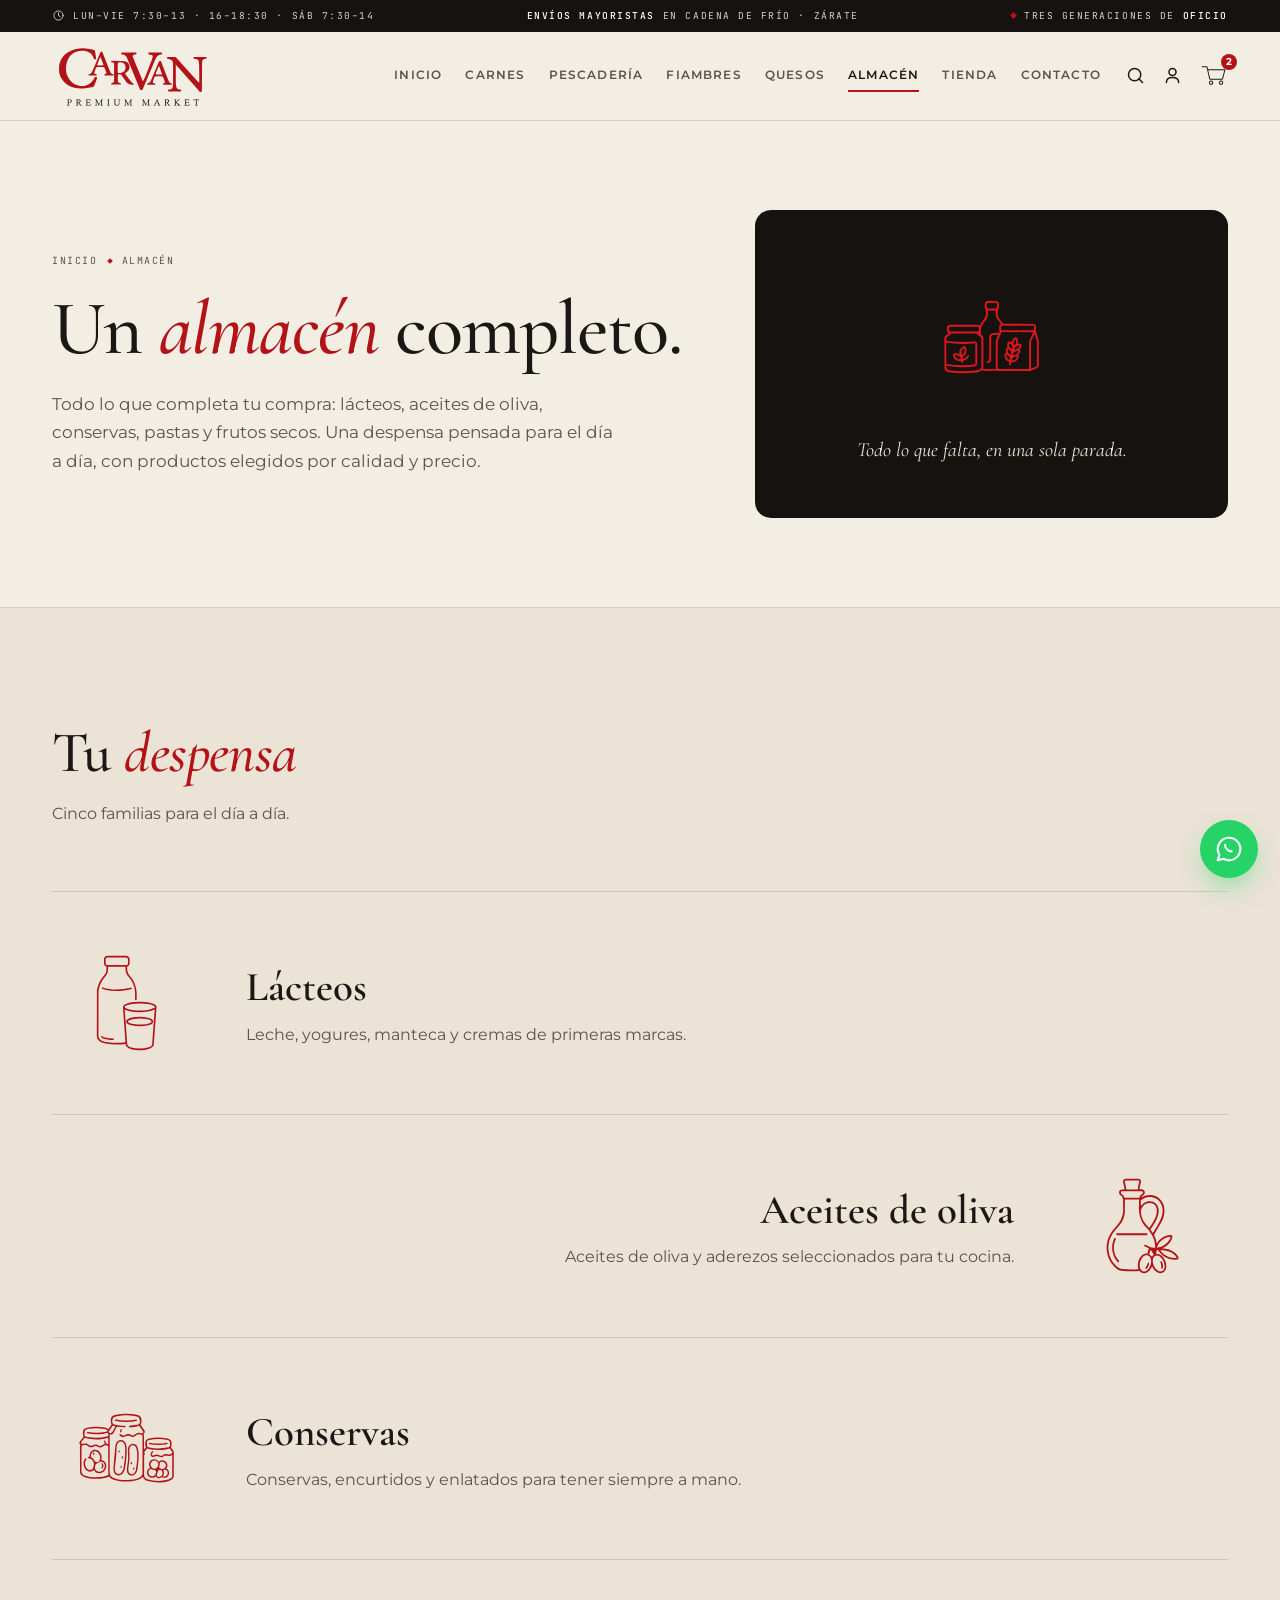
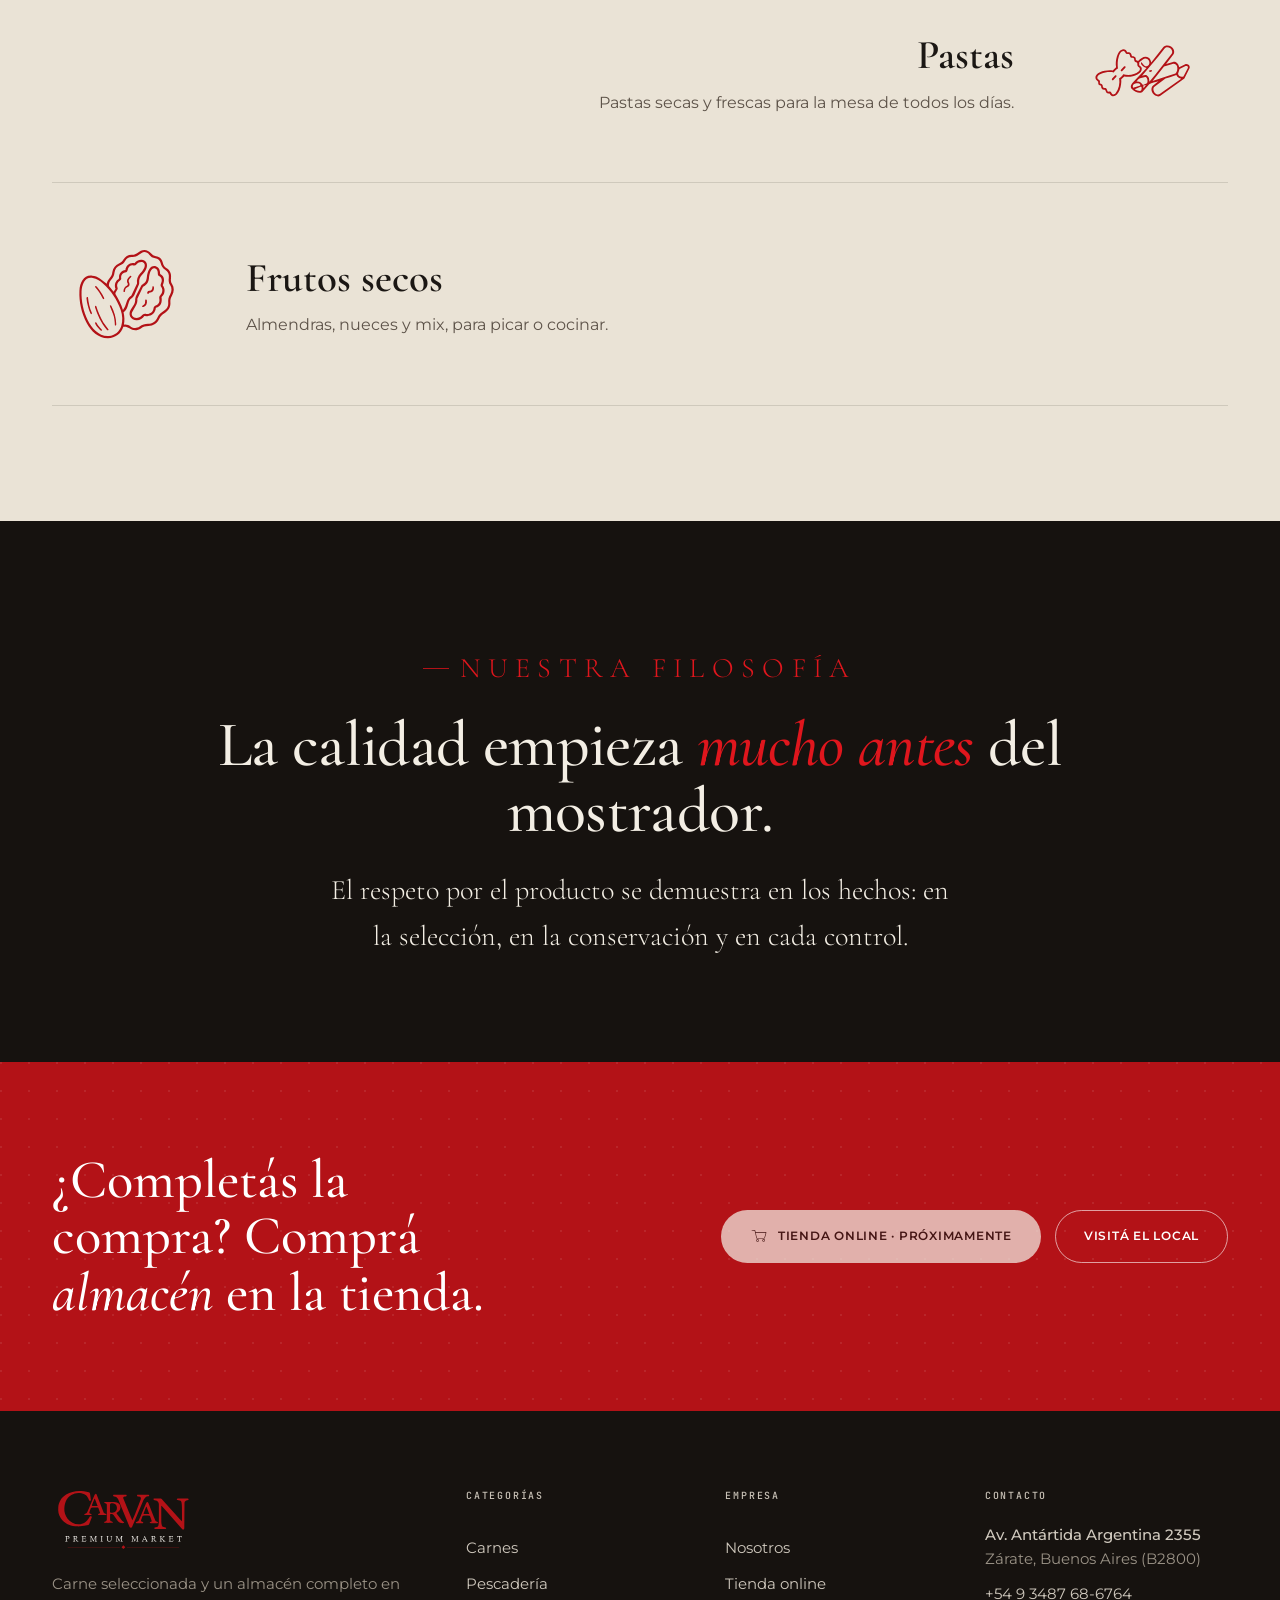
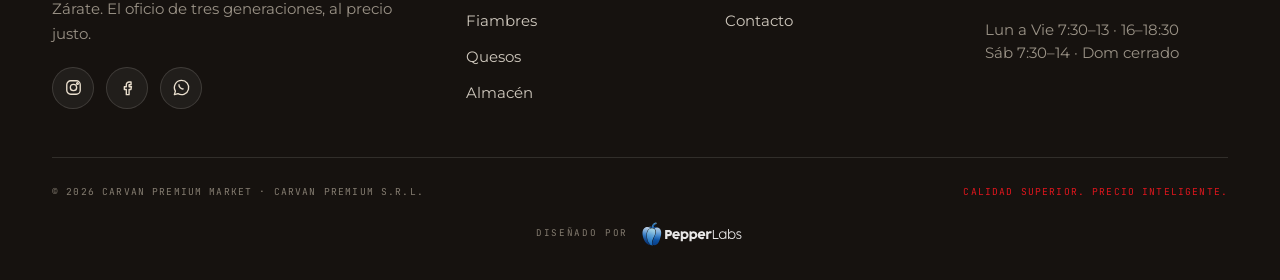
<file: almacen.html>
<!DOCTYPE html>
<html lang="es">
<head>
<meta charset="UTF-8">
<meta name="viewport" content="width=device-width, initial-scale=1">
<title>Almacén · CARVAN Premium Market</title>
<meta name="description" content="Lácteos, aceites de oliva, conservas, pastas y frutos secos.">
<meta property="og:type" content="website">
<meta property="og:site_name" content="CARVAN Premium Market">
<meta property="og:locale" content="es_AR">
<meta property="og:title" content="Almacén · CARVAN Premium Market">
<meta property="og:description" content="Lácteos, aceites de oliva, conservas, pastas y frutos secos.">
<meta property="og:image" content="https://matiasmercado88-debug.github.io/assets/back.webp">
<meta name="twitter:card" content="summary_large_image">
<meta name="twitter:title" content="Almacén · CARVAN Premium Market">
<meta name="twitter:description" content="Lácteos, aceites de oliva, conservas, pastas y frutos secos.">
<meta name="twitter:image" content="https://matiasmercado88-debug.github.io/assets/back.webp">
<link rel="icon" href="assets/favicon.svg">
<link rel="preconnect" href="https://fonts.googleapis.com">
<link rel="preconnect" href="https://fonts.gstatic.com" crossorigin>
<link href="https://fonts.googleapis.com/css2?family=Cormorant+Garamond:ital,wght@0,400;0,500;0,600;0,700;1,400;1,500&family=Montserrat:wght@400;500;600;700&family=JetBrains+Mono:wght@400;500&display=swap" rel="stylesheet">
<link rel="stylesheet" href="css/styles.css">
</head>
<body>
<svg width="0" height="0" style="position:absolute" aria-hidden="true" focusable="false">
  <!-- Iconos CARVAN (provistos por el cliente) -->
<symbol id="c-almacen" viewBox="66 62 866 866" fill="currentColor"><path d="M452.48,750.53c-8.91.1-19.53-2.81-26.21-4.74-7.85,5.12-17.42,11.96-27.6,13.4-73.38,10.36-145.87,12.47-218.94.96-17.24-2.72-35.31-16.51-35.33-34.72l-.22-218.54c-.03-27.38,27-27.64,33.42-41.13-13.61-7.4-14.54-16.57-15.08-29.5-.75-17.86,8.48-32.58,27.82-33.19l203.95-.09,13.84,5,28.36-38.19c21.11-28.43,27.74-54.57,13.2-90.08-3.36-8.2-2.16-25.12-1.3-34.82,1.24-14.05,13.59-22.15,26.21-22.02l54.49.57c17.78.19,27.19,15.11,25.91,31.55l-2.03,26.14c-5.92,9.41-7.81,16.96-7.87,28.02-.14,24.26,4.62,44.04,21.97,61.18l19.87,25.75,221.88.27c12.55.02,23.42,7.08,25,20.47,1.18,9.97-.88,21.74-3.2,31.89l23.44,75.64-.12,181.31c-.02,27.27-33.25,33.68-63.36,44.04l-235.38.04-23.32-.14-79.4.93ZM539.12,280.59l.52-35.32c.05-3.2-8.43-7.73-11.39-7.67l-59.4,1.2c-7.6.15-10.99,30.7-1.75,42.29l72.01-.49ZM495.8,665.45c-.01,17.02-13.69,25.8-28.8,23.98-2.89-.35-8.02-5.48-7.58-8.36,1.43-9.31,21.93-2.13,21.91-15.7l-.28-162.83c-.03-20.34,9.41-37.73,33.12-38.35l39.26-1.03c18.11-.47-14.68-46.46,17.16-65.16l-29.57-38.04c-14.22-18.3-10.05-42.37-10.18-65h-60.32c3.05,29.14.5,54.67-16.53,76.65-11.69,15.08-28.37,29.9-33.11,49.19-4.25,17.32-2.57,38.45-2.16,56.1,10.95,8.57,19.6,19.19,18.37,34.66l.14,212.52-1.57,8.29c-.31,1.62,5.35,3.23,7.2,3.23l89.69-.05-2.28-22.15.54-187.04c3.41-16.18,13.18-32.94,18.78-47.97l-35.92.18c-9.62.05-17.72,7.2-17.73,17.42l-.14,169.45ZM816.14,443.77c4.92-11.03,5.75-22.32-.78-32.56l-238.44-.09c-10.04,5.31-10.27,23.95-2.07,32.42l241.3.23ZM394.55,417.49l-204.54.06c-9.91,0-13.64,10.3-12.75,18.61.51,4.7,1.27,10.85,2.9,13.48,1.62,2.63,8.53,3.69,12.53,3.69l205.38.08c11.51-10.24,7.02-35.92-3.52-35.92ZM780.67,735.56l.05-207.66,30.8-69.32-238.24-.45-28.21,69.28v191.27c-1.39,6.17,3.99,16.91,10.94,16.91l224.65-.02ZM159.37,711.57c-3.73,17.24,5.62,31.6,21.52,34.05,73.36,11.3,146.88,9.57,220.24-1.7,12.47-1.92,21.12-13.77,21.12-25.58l.12-206.88c.01-25.69-24.25-19.56-33.32-43.64h-197.05c-8.28,27.37-41.34,15.54-32.31,56.51,69.56,9.66,138.44,10.35,208.83,4.49,12.12-1.01,22.6,7.28,22.62,19.34l.21,144.24c.02,13.96-9.67,22.19-22.89,23.79-70.43,8.48-139.69,7.89-209.08-4.61ZM831.72,718.98c3.78-1.46,7.72-9.65,7.77-13.39l-.02-178.05-17.38-57.31-26.85,59.86v203s36.49-14.11,36.49-14.11ZM376.76,700.38l-.04-157.96c-75.08,6.53-145.09,6-218.45-3.97l.19,158.86c73.21,11.71,144.62,13.8,218.29,3.07Z"/>
  <path d="M647.7,683.68l-4.07,17.34c-1.34,2.08-4.83,5.53-6.91,6.71s-7.55-5.12-7.18-7.54l2.96-19.2c-25.3-6.54-39.91-27.19-35.47-53.1,1-5.85,6.45-12.27,11.53-16.03-4.72-14.05-4.2-32.26,9.66-42.03-.26-11.55-6.1-28.1,6.45-38.98,4.77-4.14,17.53.58,25.17,4.78,3.48-15.3,15.11-38.72,33.77-38.78,15.76,8.15,17.22,34.23,12.17,48.31,9.07-.11,21.46-.17,26.32,3.78,5.89,12.67-1.51,28.64-11.6,38.27l5.11,10.74c-1.68,11.16-8.24,23.15-14.59,32.7,1.52,6.57,2.52,16.87-.37,23.12-9.64,20.82-25.44,32.83-52.93,29.9ZM669.81,556.28c15.38-5.27,20.11-31.6,10.26-43.66-14.77,4.76-22.85,33.24-10.26,43.66ZM655.63,585.67c6.76-21.55-7.37-39.61-25.1-42.26-4.5,20.95,6.53,37.89,25.1,42.26ZM710.04,558.99c-21.27-2.09-36.55,9.21-41.09,29.37,18.78,3.12,38.77-9.83,41.09-29.37ZM644.36,627.64c7.31-22.81-5.49-36.24-22.86-43.36-3.52,12.12-2.79,20.03,3.48,31.19l19.38,12.17ZM701.44,601.2c-20.74-2.73-39.97,7.62-43.5,30.13,23.94-1.78,36.52-7.15,43.5-30.13ZM635.87,667.07c5.53-21.24-8.96-35.93-24.68-39.84-4.93,20.08,5.98,36.76,24.68,39.84ZM689.33,643.14c-20.98-4.1-35.08,9.04-40.92,26.63,18.88,4.27,37.71-7.51,40.92-26.63Z"/>
  <path d="M284.28,673.99l-4,15.62c-.57,2.21-10.08-.64-10.31-2.87l-1.16-11.57c-16.43,1.83-32.1-.55-44.89-12.49-8.62-8.04-19.74-26.66-13.64-40.78,12.05-10.42,33.14-3.75,48.53,3.45-8.49-29.89,8.24-52.23,39.17-62.31l8.63,15.42c10.68,25.5.57,52.06-24.96,63.44l.02,17.52c34.15-3.3,34.69-33.88,44.28-29.05,11.96,6.03-9.21,40.37-41.66,43.63ZM294.57,583.53l-6.04-3.38c-19.33,13.03-22.65,28.91-11.48,48.9,19.42-8.76,23.7-25.07,17.52-45.51ZM268.63,659.88c-7.4-23.41-25.11-30.55-46.07-29.38,2.3,11.23,8.07,21.8,15.49,26.29,9.8,5.92,22.31,7.1,30.57,3.1Z"/></symbol>
  <symbol id="c-carnes" viewBox="56 56 888 888" fill="currentColor"><path d="M388.48,645.79c-65.87,28-140.33,34.28-199.05-5.16-31.15-20.92-53.83-53.64-53.65-91.95l.42-91.56c3.59-43.22,28.72-79.69,61.34-107.16,72.84-61.34,174.2-75.65,268.49-69.29,47.09,3.18,91.41,1.15,137.41-8.33,78.34-16.13,162.3-8.24,218.53,50.5,26.84,28.04,41.75,64.75,41.91,103.97l.34,83.09c.14,33.55-8.15,65.76-21.5,96.19-28.33,64.6-84.85,109.35-154.22,123.38-79.33,16.05-176.99-2.38-227.44-65.56-17.8-22.29-44.19-30.21-72.59-18.14ZM384.02,537.18c32.09-16.71,66.23-8.69,87.65,18.65,46.2,58.96,138.22,78.66,211.9,62.98,84.33-17.94,149.18-83.82,162.15-169.17,7.93-52.19-13.88-101.32-55.51-132.33-55.69-41.48-122.69-40.78-189.61-27.64-43.16,8.47-84.66,11.07-128.83,8.13-91.2-6.08-185.01,3.36-257.85,59.97-58.03,45.1-88.61,124.25-32.91,174.33,52.16,46.9,138.89,38.47,203.01,5.08ZM217.2,637.33c38.54,16.78,80,21.24,119.02,8.52l51.45-16.78c31.22-10.18,62.38-3.24,83.47,21.91,16.39,19.54,35.97,35.48,59.79,45.99,107.09,47.26,238.68,18.91,293.47-89.27,16.42-32.43,23.26-67.73,23.47-104.23-47.21,104.34-146.6,150.05-257.52,134.11-56.01-8.05-103.71-35.06-138.87-78.82-14.74-18.35-41.29-17.89-60.92-7.17-75.52,42.39-184.37,45.39-238.22-27.24-5.92,47.03,17.86,92.51,64.86,112.98Z"/>
  <path d="M370.59,495.84c-34.77,21.31-70.81,33.87-110.42,28.52-24.55-3.32-48.65-15.35-59.5-37.84-12.31-25.52-5.22-54.39,10.78-77.04,21.69-30.7,53.17-49.71,88.94-62.74,99.31-36.18,192.68-7.94,256.56-18.31l86.09-13.97c36.25-5.88,71.81-1.76,104.11,14.36,43.64,21.78,66.78,66.49,58.55,114.77-15.57,91.3-105.23,147.57-199.52,135.49-46.38-5.94-83.91-28.92-112.74-64.84-30.68-38.21-80.72-44.22-122.85-18.4ZM365,480.4c46.22-28.41,105.22-20.67,140.19,22.22,28.66,35.14,64.01,56.3,110.67,60.85,73.04,7.12,145.01-32.59,169.19-103.16,11.2-32.69,7.37-68.33-15.39-93.68-40.24-44.82-106.47-41.49-164.51-29.23-38.81,8.2-76.23,9.68-116.23,9.14l-96.02-1.31c-66.71,4.01-147.74,28.04-176.32,89.24-8.4,17.99-8.57,39.18,5.02,53.8,34.37,36.98,97.51,20.33,143.39-7.87Z"/>
  <path d="M723.09,442.52c-25.44,25.63-66.63,26.13-93.23,4.26-18.88-15.53-19.82-41.98-1.05-57.98,26.5-22.59,67.71-22,93.34,2.01,14.49,13.58,15.95,36.6.94,51.72ZM711.31,431.04c9.12-9.92,6.05-22.54-2.5-29.6-19.24-15.89-46.49-17.07-67.43-2.19-4.85,3.45-9.62,12.48-9.79,17.71-.18,5.56,4.17,14.2,9.39,18.13,20.95,15.8,52.1,15.78,70.34-4.06Z"/></symbol>
  <symbol id="c-fiambres" viewBox="31 20 909 909" fill="currentColor"><path d="M829.77,629.72l-162.45,105.03c-38.98,25.2-82.17,31.44-116.48-1.63-16.98-16.36-40.24-34.96-64.74-32.7l-61.79,5.72c-32.17,2.98-77.92-19.9-83.79-58.57l-53.65,20.4c-46.68,17.76-97.46,4.68-131.18-33.28-45.15-50.83-54.02-123.44-28.35-186.29,17.45-42.36,50-74.27,94.72-86.02l350.18-160.5c60.73-27.84,130.87,5.74,165.27,59.74,5.62-14,10.11-29.83,19.07-39.77,9.87-10.94,24.34-11.28,34.69-4.58,10.78,6.98,11.27,21.52,9.29,33.87,13.56,1.97,28.72,6.92,34.29,20.49,7.38,17.96-3.17,34.8-21.82,40.56,6.88,19.41,3.82,36.35-11.33,41.8-6.25,2.25-17.4-.12-22.43-5.01l-20.96-20.37c-.91,31.33-5.95,58.67-22.83,84.56,40.11,19.03,70.35,42.5,53.26,88.29,20.8,5.18,38.23,11.01,51.87,26.52,24.94,28.35,23.95,79.25-10.84,101.74ZM398.41,548.07l61.06-39.57,156.32-96.59c31.09-19.21,69.84-13.65,104.99-3.17,43.98-65.49,19.49-155.67-52.64-189.21-35.79-16.64-71.49-14.22-106.94,2.13l-302.3,139.44c95.43,18.16,135.65,120.65,107.93,209.19l31.58-22.22ZM788.4,338.3c1.76,1.89,9.76,2.42,11.3.49,1.23-1.55,3.26-6.66,2.58-8.69l-6.4-19.25c-.73-2.19-1.77-8.59.17-9.58s6.6-2.41,8.83-2.64c12.05-1.26,19.07-9.23,16.62-19.5-4.51-18.97-28.23-8.77-35.18-14.98s7.14-23.62-2.7-34.88c-10.63-12.16-27.99,12.9-30.78,39.2,6.53,9.48,10.15,16.08,13.05,25.88l15.91,3.95c-.33,4.89-1.53,10.3-3.97,10.7l-14.47,2.41,25.05,26.89ZM192.86,646.08c42.36,25.45,92.06,16.69,124.34-18.8,66.01-72.58,55.82-191.12-22.62-237.68-44.85-26.62-97.07-14.32-130.26,25.84-58.74,71.07-44.82,186.58,28.53,230.64ZM591.58,617.96l165.68-106.16c12.32-7.9,20.84-18.22,21.28-32.11,1.55-49.16-110.67-83.8-157.49-54.52l-168.81,105.55c30.83-3.52,58.21-2.01,86.13,8.96,33.29,16.75,57.93,39.21,53.22,78.28ZM358.03,654.99c5.21,12.86,19.19,25.76,36.43,31.5,24.63,8.2,50.39,4.43,76.18.56l41.35-6.2c38.28-5.74,91.18-5.51,103.1,26.65,3.99,10.78,2.42,22.22-5.08,31.66,12.81,3.6,26.58-4.93,28.39-20.39,5.03-42.97-43.72-62.38-91.35-62.1l-34.5.2c4.75-6.77,11.04-11.93,17.87-12l41.2-.44c42.47-.45,92.03,35.71,80.06,83.11l168.44-108.61c30.05-19.37,29.65-65.52,3.14-86.77-12.96-10.39-27.84-14.44-44.19-17.96l-175.16,112.67c-14.64,9.42-34.63,14.94-50.61,12.86-12.22-1.59-19.36-.73-31.06,2.3-36.18,9.39-78.71-35.85-127.05.11,6.21,4.83,15.89,10.89,24.65,10.87l46.57-.12c6.99-.02,13.79,2.82,14.91,9.8-36.61,9.81-91.61,8.79-102-20.52-11.27-31.81,21.07-56.04,57.01-67.98,34.63-11.5,73.39-9.78,102.94,10.88,14.21,9.93,20.5,24.28,12.52,41.38,3.83.99,13.34,1.21,16.96-.95,15.87-9.51,9.5-43.79-19.89-62.59-33.11-21.18-73.06-23.35-111.02-13.35-55.54,14.64-99.58,56.55-79.8,105.4ZM502.79,628.82c13.51,3.9,30.52.58,36.25-11.8,5.13-11.08-6.72-15.88-13.78-19.59-33.83-17.79-70.31-19.24-104.56-1.88-12.52,6.35-26.32,14.09-28.48,31.67,19.47-10.96,40.79-18.57,62.97-12.16l47.6,13.76ZM586.21,738.46c7.86,1.4,16.24-9.92,16.74-15.94,2.17-25.98-44.32-35.63-80.23-29.04l38.97,29.29c7.13,5.36,14.26,13.86,24.52,15.69Z"/>
  <path d="M713.07,326.59c18.36,3.99-21.4,61.45-37.61,48.57-2.16-1.71,0-9.67,2.65-10.93,25.51-12.05,22.29-40.4,34.95-37.64Z"/>
  <path d="M310.42,490.36c11.56-2.56,21.3,3.76,23.83,14.52,2.39,10.16-3.85,21.38-14.76,24.42-10.25,2.85-21.68-3.1-24.25-14.28-2.34-10.22,3.45-22.06,15.17-24.66Z"/>
  <path d="M205.25,420.21c11.18-5.73,21.66.11,26.04,10.17,3.79,8.7-.27,20.44-9.17,25.26-9.24,5-20.24.85-24.93-7.05-5.68-9.59-3.45-22.49,8.05-28.38Z"/>
  <path d="M163.33,532.25c-10.27-4.45-12.95-15.79-9.84-25.14,2.44-7.35,12.15-13.7,21.71-11.42,10.96,2.62,15.88,13.73,13.6,23.02-2.44,9.94-13.5,18.72-25.47,13.54Z"/>
  <path d="M260.73,609.34c-.51,10.89-8.19,18.64-17.9,18.84-9.68.19-17.59-7.14-17.96-17.28-.36-9.85,7.45-19.06,18.99-18.84,9.79.19,17.34,7.07,16.87,17.27Z"/>
  <path d="M279.21,422.17c9.04-2.28,16.88,4.79,18.61,12.49,1.86,8.32-3.98,16.9-10.76,18.53-9.54,2.29-18.05-1.47-20.89-10.65-2.29-7.41,3.43-17.95,13.04-20.36Z"/>
  <path d="M280.26,582.55c-5.74,2.43-15.01-.15-18.23-5.27-2.59-4.13-1.2-13.38,2.83-16.88,7.82-6.79,15.99-6.15,21.49.24s5.84,16.85-6.09,21.9Z"/>
  <path d="M187.72,573.82c5.82-3.79,14.75-1.9,18.38,4.11,2.75,4.54.96,13.65-4.91,18.19-4.5,3.48-13.67,2.32-17.48-3.24-3.5-5.12-1.88-15.22,4.01-19.05Z"/>
  <path d="M237.07,503.63c4.81-1.56,11.39,0,12.44,3.11,1.15,3.41.13,11.15-2.73,12.79s-9.77.6-12.25-1.57c-2.91-2.55-1.18-13.13,2.53-14.33Z"/>
  <path d="M784.14,607.6l-98.91,62.74-9.24-2.99c-2.49-.81.97-7.97,2.82-9.79l114.47-73.09,8.6-4.79c2.49-1.39,5.97,9.56,3.63,11.36l-21.38,16.55Z"/></symbol>
  <symbol id="c-quesos" viewBox="89 90 821 821" fill="currentColor"><path d="M218.55,793.19c-31.69,3.22-54.72-22.76-54.83-49.65l-.35-90.41c-.09-21.87,27.61-23.03,26.47-56.3-.48-13.93-12.58-26.26-25.48-36.23l-.9-107.38c-.1-11.77,5.55-27.35,15.84-34.26l292.51-196.4c17.8-11.95,37.73-17.41,59.07-15.74,102.55,8.02,217.6,50.14,289.1,123.72,10.04,10.33,16.65,24.69,16.64,40.01l-.27,316.67c-.03,29.71-24.81,45.75-51.08,48.42l-566.73,57.54ZM807.01,370.79c5.31-5.39,8.93-8.59,9.19-11.28,1.4-14.54-48.45-52.02-74.61-67.91-63.81-38.77-135.11-59.84-209.5-67.41-16.44-1.67-31.64.32-45.76,9.81l-302.53,203.36c7.47,4.69,15.09,5.5,24.32,4.4l598.9-70.97ZM181.52,746.39c.05,17.65,18.57,31.28,35.56,29.53l573.86-58.8c15.42-1.58,28.46-14.77,28.48-30.38l.25-303.96-34.3,8.35-586.64,69.29-17.7-3.07.22,95.43c16.31,12.36,26,28.29,25.94,47.12-.06,19.01-7.33,36.38-25.97,48.25l.3,98.22Z"/>
  <path d="M367.36,513.43c29.44-6.98,55.41,10.87,61.48,37.33,6.3,27.46-9.84,55.23-38.65,62.02-24.9,5.86-52.78-9.74-59.86-36.96-6.67-25.64,6.78-55.22,37.03-62.39ZM365.07,532.6c-18.3,9.13-22.63,30.24-15.22,45.03,8.32,16.59,28.2,22.86,44.26,14.81,15.46-7.75,22.48-27.51,16.31-42.35-7.17-17.25-27.39-26.45-45.36-17.49Z"/>
  <path d="M632.11,461.02c25.87-4.79,46.66,12.59,49.91,34.21,3.64,24.29-10.77,45.15-33.7,49.56-23.1,4.45-44.93-10.03-49.67-31.79-5.14-23.57,7.46-47.17,33.47-51.99ZM629.53,479.81c-14.35,6.88-17.12,23.34-12.07,33.38,6.77,13.45,21.27,18.44,33.2,12.36,12.28-6.26,17.68-20.45,13.25-31.49-5.48-13.65-19.71-21.29-34.38-14.25Z"/>
  <path d="M730.77,566.14c24.07-3.39,41.43,13.94,43.63,33.91,2.45,22.26-12.44,40.39-33.63,43.22-21.28,2.84-39.97-11.22-43.43-31.73-3.57-21.21,9.79-42.07,33.43-45.4ZM727.82,584.6c-13.87,5.08-16.86,19.45-10.35,31.27,4.48,8.12,15.92,13.58,27.65,8.11,8.85-4.13,14.78-16.64,10.89-27.38-3.68-10.15-15.59-16.61-28.19-12Z"/>
  <path d="M549.03,621.1c22.93-2.74,39.27,14.06,41.98,32.75,3.07,21.2-13.01,39.62-31.85,42.3-21.47,3.05-39.31-10.97-42.89-29.71-4.06-21.27,9.29-42.53,32.76-45.34ZM546.08,639.75c-13.61,4.69-16.36,18.69-10.76,29.3,4.38,8.31,15.88,12.6,26.14,8.36,9.56-3.95,15.55-15.42,11.1-26.78-3.36-8.58-14.82-14.9-26.48-10.88Z"/>
  <path d="M286.05,725.86c-18.92,1.57-31.13-12.87-31.02-27.52.13-16.89,14.53-29.43,32.62-27.28,14.53,1.73,24.38,13.83,24.27,27.32-.1,12.42-9.74,26.14-25.87,27.47ZM278.17,688.59c-6.81,3.44-7.5,14.04-3.81,16.97,3.16,2.51,10.89,4.24,14.46,3.02,4.16-1.42,6.49-11.76,4.69-15.81-1.53-3.45-10.59-6.59-15.34-4.18Z"/></symbol>
  <symbol id="c-precio" viewBox="80 122 750 750" fill="currentColor"><path d="M439.43,781.2c-23.02,24.17-58.18,33.9-83.71,11.27l-170.16-150.92c-22.9-20.31-33.08-54.67-11.04-80.32L443.07,248.64c21.86-25.44,44.24-38.89,78.08-42.79l133.22-15.36c18.14-2.09,34.45,4.77,47.32,15.68l23.96,20.3c11.4,9.65,22.35,24.79,22.22,41.69l-1.07,141.76c-.28,36.62-13.78,63.05-38.65,89.16l-268.73,282.14ZM417.7,778.55l286.8-300.48c17.5-18.33,25.03-40.17,25.36-65.03l1.78-133.59c.19-14.11-3.76-29.7-14.63-38.74l-32.32-26.88c-5.69-4.74-21.75-7.76-30.07-6.75l-132.4,16.04c-18.69,2.26-39.93,6.61-53.36,22.23l-283.49,329.7c-15.32,17.82-2.01,41.93,12.1,54.44l171.9,152.54c11.74,10.42,37.41,7.97,48.32-3.46Z"/>
  <path d="M376.35,598.02c-2.34,2.21-9.41,3.67-11.92,2.12s-3.3-9.67-1.29-12.09l14.71-17.76c-26.55-25.64-24.53-66.52-6.05-68.7,3.39-.4,9.86,6.44,8.83,10.34-3.64,13.75-2.6,35.06,11.97,44.04l44.26-48.97c-21.3-24.63-26.75-51.83-6.78-73.82,19.94-21.95,49.69-19.49,75.84-.54l11.16-12.93c2.27-2.63,10.01-3.89,12.91-2.03,2.9,1.86,3.66,11.05,1.18,13.83l-12.61,14.13c14.23,15.96,22.27,34.22,15.65,55.99-1.23,4.04-9.84,9.08-13.6,7.57-15.24-6.1,6.32-28.31-16.43-50.04l-42.84,46.71c8.45,12.82,16.21,23.81,18.86,37.68,4.16,21.78-10.65,40.78-26.92,49.69-20.53,11.23-42.18,6.52-60.86-10.35l-16.07,15.13ZM491.41,447.58c-16.51-13.9-36.36-12.78-47.06,1.48-10.19,13.58-4.77,31.23,6.74,42.94l40.32-44.42ZM404.6,567.95c17.93,16.35,36.58,13.18,48.84-.87,10.57-12.12,7.62-30.24-6.71-45.19l-42.13,46.06Z"/>
  <path d="M628.3,258.38c27.17-5.64,50.92,11.85,56.21,36.09,5.48,25.12-10.81,49.82-36.95,55.39-23.34,4.98-48.03-9.24-54.35-33.58-6.27-24.13,7.58-52.19,35.08-57.9ZM631.33,275.42c-18.64,4.63-26.04,23.12-21.24,38.45s20.23,23.46,35.58,19.29c15.47-4.21,25.85-19.91,21.86-36.2-3.41-13.91-19.24-25.75-36.2-21.54Z"/></symbol>
  <symbol id="c-calidad" viewBox="-143 -69 764 764" fill="currentColor"><path d="M309.46,618.07l-71.07-159.17-71.88,161.39c-3.95,8.87-21.3,5.06-24.59-2.54l-44.72-55.84-69.67,2.94c-4.41.19-12.33-4.02-14.55-7.33s-2.71-12.92-.95-16.99l61.59-141.78c-28.56-10.47-44.17-37.09-41.19-66.95,1.96-19.64-3.23-37.26-15.54-52.2-22.47-27.2-22.51-63.7-.19-91.29,12.12-14.99,18.3-32.03,16.11-51.85-4-36.18,18.92-66.24,54.22-73.11,18.69-3.64,31.59-14.61,41.3-30.38C146.61,3.29,180.97-8.16,212.82,6.21c17.53,7.91,34.78,7.41,52.39-.21,32.17-13.92,66.57-3.09,84.57,26.98,10.16,16.97,23.86,26.9,43.4,31.2,32.72,7.2,55.56,35.54,51.52,69.21-2.51,20.98,3.52,39.38,16.55,55.31,22.28,27.24,22.27,63.37-.53,90.47-11.68,14.11-18.22,30.85-16.03,49.82,3.55,30.66-10.86,57.89-40.42,69.89l61.26,142.45c1.71,3.97,1.08,12.82-1.06,16.01-2.45,3.64-11.51,7.41-16.49,7.22l-68.31-2.71-44.95,57.09c-2.28,2.89-8.94,6.05-12.24,6.53-3.31.48-11.3-3.51-13.04-7.4h.02ZM336.42,423.39c11.61-19.21,28.89-30.38,49.53-35.11,27.07-6.2,45.36-28.17,42.52-56.53-2.25-22.39,3.63-43.98,18.06-61.37,18.7-22.52,19.52-50.4.57-73.44-13.99-17.01-21.55-38.11-18.6-60.38,3.86-29.13-14.27-50.7-41.74-57.35-21.35-5.16-39.16-17.18-50.05-36.04-13.98-24.23-41.57-32.82-67.12-21.37-21.96,9.83-43.52,8.25-65.36-1.01-22.7-9.63-47.85-2.15-60.43,18.88-12.33,20.6-30.63,35.12-54.67,40.21-27,5.72-43.08,28.36-40.19,56.56,2.32,22.61-4.4,42.7-18.25,60.14-17.84,22.46-18.81,50.63-.69,72.67,14.63,17.79,21.52,39.41,18.83,62.72-3.17,27.51,14.37,49.74,41.16,55.77,22.51,5.07,40.34,16.82,52.13,36.84,13.52,22.95,40.52,31.42,65.07,20.72,20.38-8.88,41.09-9.58,61.55-.57,25.63,11.29,52.66,3.49,67.67-21.34h0ZM322.88,607.27l49.91-62.14,77.42,2.14-62.17-143.15c-17.58,4.74-29.19,14.46-37.92,28.6-20.16,32.66-57.12,43.04-93.38,24.43l66.14,150.12h0ZM154.44,607.47l66.43-150.19c-39.21,17.95-72.63,8.11-93.14-24.24-9.02-14.22-22.08-25.06-39.3-27.5l-61.33,141.86,78.68-1.83,48.67,61.91h0Z"/>
  <path d="M313.75,375.11c-63.91,34.62-140.77,21.36-189.78-29.74-66.79-69.65-58.58-177.44,15.27-236.92,72.37-58.3,180.78-41.52,232.64,36.16,51.87,77.69,26.97,184.41-58.12,230.51h-.01ZM382.11,235.63c1.23-79.93-61.55-141.43-136.98-145.24-75.67-3.83-141.87,53.16-149.43,129.5-7.22,72.89,43.27,142.47,118.62,155.59,85.22,14.84,166.41-50.35,167.79-139.85h0Z"/>
  <path d="M288.34,321.59l-50.06-27.44-46.15,26.62c-2.99,1.73-10.73,1.33-13.35-.19-3.06-1.77-6.63-9.05-5.98-12.68l9.87-55.41-37.45-35.39c-1.91-1.81-4.21-7.4-4.49-9.96-.33-3.07,5-10.08,8.47-10.52l55.64-7.06,21.55-47.75c1.25-2.77,5.28-7.04,7.74-8.63,2.95-1.9,13.12.75,14.72,4.22l23.58,51.5,52.59,7.04c3.22.43,8.68,3.44,10.43,5.89,1.75,2.44.15,11.14-2.39,13.54l-38.65,36.61,9.9,53.93c.52,2.83-.63,9.21-1.57,11.6-1.18,2.99-11.53,5.64-14.41,4.06v.02ZM239.02,276.38l47.47,25.7-9.81-54.43,37.89-36.77-52.5-6.81-23.54-49.39-24.06,49.41-52.24,6.81,37.99,35.81-9.62,55.84,48.42-26.15v-.02Z"/></symbol>
  <symbol id="c-envios" viewBox="91 228 950 544" fill="currentColor"><path d="M334.07,649.94c-3.38,38.82-34.43,67.44-71.73,67.74-37.43.3-69.42-29.19-71.76-67.51l-38.96-.74c-22.35-.42-40.35-19.78-40.35-41.77v-81.73c0-55.17,51.32-69.83,62.59-87.35l74.92-116.54c13.61-21.17,37.06-39.48,64.05-39.49l386.43-.24c21.4-.01,35.75,15.46,35.75,36.2v291.06c0,23.55-16.77,40.45-40.11,40.41l-30.7-.05c-3.37,37.92-33.83,67.05-70.79,67.75-38.01.72-70.2-28.67-73.14-67.77l-186.2.03ZM154.04,637.09l36.39-.28c5.29-37.05,36.36-63.08,72.03-63.14,36.04-.05,66.91,26.62,71.21,63.43l186.62-.2c5.71-38.22,37.43-63.62,73.13-63.05,35.82.57,66.05,27.16,70.48,63.33l31.24-.14c12.3-.06,26.72-8.57,26.73-23.8l.16-296.53c0-12.78-10.71-20.96-22.9-20.95l-388.24.3c-22.96.02-41.2,17.77-52.63,35.54l-73.96,114.99c-11.67,18.14-55.29,30.65-58.97,70.44l38.52-.02c4.68,0,13.1,4.72,14.94,8.73,5.94,12.96-2.13,45.07-18.17,50.97-10.36,3.81-22.52,2.35-36.15,2.32l.38,30.26c.2,15.57,14.11,27.92,29.2,27.8ZM156.95,563.27c10.7-7.6,10.54-21.44,10.91-32.95l-43.51-.63.19,36.42c10.99-.03,25.26,2.24,32.41-2.84ZM252.12,587.97c-34.5,6.41-54.48,38.48-47.3,69.77,6.98,30.42,36.76,51.72,67.63,45.86,31.38-5.95,52.8-36.75,47.83-67.76-4.96-30.98-35.28-53.98-68.16-47.87ZM638.86,680.55c19.89-25.51,14.57-59.94-8.55-79.47-23.18-19.57-56.6-18.53-78.76,2.16-21.63,20.2-24.14,54.42-5.41,78.2,11.83,15.03,29.04,23.38,47.2,23.14,17.16-.22,33.57-8.71,45.51-24.03Z"/>
  <path d="M882.84,473.01l-102.03.14c-2.54-.9-6.86-4.4-6.77-6.72.09-2.31,4.13-5.52,6.82-6.58l100.88-.04,6.55,4.63c1.87,1.33-2.79,7.53-5.46,8.56Z"/>
  <path d="M864.1,407.11l-82.92.08c-2.48,0-6.97-3.9-7.02-6.05-.07-2.58,4.46-7.51,7.23-7.51l80.54.03c2.96,0,7.14,3.44,8.11,5.46.97,2.01-3.21,8-5.94,8Z"/>
  <path d="M848.03,538.45l-65.59.24c-2.75.01-7.54-3.2-8.15-5.33-.73-2.55,3.61-7.26,6.38-8l66.18-.14,6.65,4.43c1.95,1.3-2.94,8.78-5.47,8.79Z"/>
  <path d="M630.98,533.07l-127.28.09c-11.95,0-22.07-10.76-22.07-22.24l.1-148.27c0-12.31,9.69-21.63,22-21.62l128.19.1c13.16,0,21.61,11.57,21.6,23.81l-.14,146.87c-.01,11.56-10.15,21.26-22.4,21.27ZM601.23,354.47l.09,57.06c-2.55,1.87-9.94,3.44-12.66,1.77l-19.43-11.93-22.49,13.14c-1.78,1.04-6.25,1.1-7.68.07-1.43-1.03-3.47-5.67-3.45-7.92l.66-52.64-32.54-.18c-3.19-.02-8.95,5.64-8.94,8.96l.17,148.92c0,3.83,5.23,8.58,8.99,8.57l127.34-.18c5.22,0,9.5-5.37,9.5-10.54v-144.62c0-5.82-5.3-11.24-10.85-11.12l-28.72.64ZM588.22,398.09l.03-44.14-39.28.33-.06,44.08,21.04-11.27,18.27,11Z"/>
  <path d="M378.92,462.98l-136.25.05c-6.9,0-15.16-7.62-17.05-12.67-2.36-6.32-.57-15.88,3.33-21.83l49.98-76.4c6.64-10.15,19.94-20.71,32.34-20.77l70.88-.36c11.46-.06,22.7,11.36,22.73,22.58l.18,81.45c.03,12.88-10.03,27.95-26.15,27.95ZM379.05,449.75c8.4-1.52,12.56-7.65,12.56-14.59v-79.77c0-4.92-5.9-11.85-11.07-11.83l-65.96.32c-9.43.05-19.12,7.64-24.19,15.08l-52.75,80.92.83,7.05c.18,1.53,4.41,2.48,6.44,2.93l134.14-.11Z"/>
  <path d="M395.89,503.07l-36.97.27c-2.41.02-7.6-4.19-7.47-6.58s4.99-6.38,7.63-6.39l34.93-.16c2,0,6.39,2.87,7.62,4.34,1.54,1.84-3.12,8.49-5.75,8.51Z"/>
  <path d="M251.97,617.79c16.04-6.06,32.54,2.35,38.05,17.36,5.26,14.32-1.88,31.36-18.12,37.35-12.97,4.79-29.55-1.65-35.82-15.46-6.58-14.49-1.5-32.69,15.88-39.26ZM256.71,629.75c-9.69,3.67-12.07,13.99-8.46,22.07,3.1,6.95,12.19,10.87,20.03,7.96,7.88-2.92,11.96-12.08,9.25-20.26-2.46-7.41-11.1-13.45-20.81-9.77Z"/>
  <path d="M580.69,618.18c16.88-6.76,33.64,1.16,39.57,17.91,4.59,12.96-2.07,29.61-17.66,36.14-13.54,5.67-30.15-.78-37.2-15.71-6.24-13.2-1.18-31.75,15.29-38.34ZM587.83,629.56c-10.69,3.28-13.75,13.61-10.15,21.72,3.05,6.86,11.94,10.95,19.31,8.74,8.36-2.51,13.26-11.72,10.69-20.03-2.25-7.26-10.84-13.19-19.85-10.43Z"/></symbol>
  <symbol id="c-tienda" viewBox="79 76 843 843" fill="currentColor"><path d="M773.6,788.16l-537.37.47c-25.6.02-46.06-14.5-46.07-41.47l-.1-245.02c-25.34-14.47-36.34-38.62-35.5-66.14l1.3-42.73,49.63-153.71c7.2-22.3,22.12-32.69,46.26-32.67l507.81.36c21.87.02,31.41,21.97,36.65,38.09l47.13,144.98,2.01,39.5c1.53,30.06-9.12,55.88-35.09,72.54l-.17,245.23c-.01,18.08-14.07,40.56-36.49,40.58ZM289.93,394.36l29.7-169.73-74.12-.07c-12.02-.01-19.78,8.12-23.3,19.14l-48.03,150.47,115.75.19ZM423.62,394.44l7.27-169.95-93.43.36-30.37,169.52,116.54.07ZM558,394.14l-11.79-169.47-97.96.09-7.4,169.77,117.16-.39ZM692.65,394.46l-33.6-169.79-95.69.1,12.48,169.64,116.81.05ZM774.66,234.98c-4.47-4.76-13.56-10.52-18.36-10.5l-79.6.44,33.74,169.28,115.63.34-51.4-159.56ZM287.66,447.07l.93-35.19-116.07.12c-.33,14.95-1.4,29.36,1.68,42.47,6.49,27.56,33.21,43.93,59.47,42.14,25.02-1.7,53.21-20.5,53.98-49.55ZM422.87,440.97l.39-29.07h-116.96s.6,36.25.6,36.25c4.35,30.71,33.24,50.76,61.97,48.3,27.81-2.38,53.59-24.25,54.01-55.48ZM558,441.67l-.27-29.77-117.09.12,1.91,39.17c5.22,29.84,33.99,47.26,62.02,45.12,27.65-2.11,53.69-25.01,53.42-54.65ZM693.63,441.69l-.32-29.8-117.43-.05,1.17,37.82c4.87,30.43,34.53,49.67,63.09,46.8,27.4-2.75,53.81-25.2,53.49-54.78ZM826.67,446.93l1.01-34.94-116.51-.11,1.38,37.93c4.1,28.57,30.99,47.18,58.18,46.7,25.71-.46,55.08-20.12,55.93-49.58ZM400.28,563.31c19.61,2.5,37.27,17.49,37.29,38.1l.21,169.46,333.6-.03c12.9,0,21.78-11.7,21.77-23.68l-.13-236.87c-35.76,10.59-73.06-2.69-90.28-37.3-13.38,25.04-39.22,41.26-67.65,41.23-28.65-.03-55.15-14.53-68.02-41.8-15.06,26.92-39.84,41.93-67.64,41.87-27.92-.07-52.65-14.78-67.54-42.07-13.16,25.56-38.41,41.01-65.24,41.93-28.74.99-54.14-13.01-69.46-40.79-19.15,34.77-54.24,47.15-90.04,37.27l.04,236.65c0,13.71,9.99,23.52,22.99,23.54l54.74.1-.07-162.46c-.01-22.37,12.9-44.31,38.29-44.52l77.14-.64ZM419.94,770.74l.16-168.04c-.68-12.91-11.02-21.83-23.92-22.21l-70.98.19c-14.22.57-22.82,10.99-22.79,24.89l.32,165.42,117.21-.25Z"/>
  <path d="M699.75,731l-167.24.21c-18.2-2.09-30.57-15.29-30.55-33.35l.12-101.01c.02-17.96,14.41-33.4,33.06-33.39l165.5.14c19.26.02,33.04,16.25,33.09,34.42l.26,99.34c.05,19.2-13.74,33.61-34.24,33.63ZM699.96,713.93c9.66,0,16.08-8.07,16.09-15.7l.19-102.11c.01-7.33-6.86-15.52-14.76-15.52h-166.8c-7.23-.01-15.21,8.63-15.23,15.32l-.23,102.6c-.02,8.13,7.02,15.57,15.4,15.56l165.34-.14Z"/></symbol>
  <symbol id="c-pescaderia" viewBox="76 65 854 854" fill="currentColor"><path d="M712.31,536.29c-11.1,4.77-21.36,10.86-30.8,18.14l-55.27,42.61c-36.87,23.65-100.39,45.15-147.08,52.35,4.37,8.73,8.94,17.7,11.17,26.41,3.76,14.71-5.7,28.03-20.33,30.69-37.55,6.82-78.78-25.31-101.12-57.73-80.82-12.58-160.31-49.84-210.92-114.2-4.2-5.34-5.65-15.11-4.74-21.53.78-5.46,6.83-10.84,14.71-15.45-12.08-6.8-19.84-21.95-11.89-35.91,41.57-73.09,134.33-119.15,218-128.65,37.45-44.33,89.72-69.66,145.79-48.06,39,16.81,67.91,50.81,77.56,91.64l73.64,46.57,40.7,24.23c28.96-35.64,105.56-94.87,134.11-68.87,18.94,17.24-5.18,62.25-19.65,88.59l-13.54,24.64,26.14,45.81c11.09,19.44,20.41,53.53,6.95,65.25-28.61,24.91-102.89-30.21-133.44-66.52ZM580.16,368.08c-11.42-32.16-34.19-55.04-62.43-68.96-45.39-19.09-89.78-3.35-122.55,31.96,66.66-4.39,127.31,8.79,184.98,36.99ZM724.74,530.84c15.85,15.09,33.27,31.24,52.63,44.06,19.64,13,53.27,27.27,59.72,16.73,8.16-13.33-9.82-48.02-22.01-68.76-5.3-9.02-14.88-20.29-15.01-31.11-.14-12.07,10.02-24.47,15.98-34.59,13.1-22.24,31.38-60.96,19.12-69.85-10.37-7.51-45.47,9.97-63.29,23.18-16.6,12.3-32.13,26.91-45.78,41.02,4.57,4.48,7.12,7.72,6.98,10.44-.78,14.24-47.04-11.03-69.48-26.69-83.27-58.15-160.45-97.07-265.61-90.55-88.01,5.46-181.6,45.39-228.72,120.94-3.45,5.53-2.07,14.51,3.07,18.01l26.39,17.95c2.89,1.96,4.75,7.87,2.41,10.89-6.21,8.04-19.51-9.84-32.84.58-3.23,2.52-.69,12.11,2.43,15.75,99.23,116.19,279.64,139.99,414.72,73.18l14.76,3.1c-1.01-13.42,9.75-12.92,16.03-17.7l66.71-50.69c20.01-15.21,53.6-27.33,49.81-14.97-.73,2.37-3.82,5.56-8.01,9.09ZM476.33,675.06l-12.37-24.11c-25.51,1.8-49.81,1.76-75.78.25,26.7,36.79,93.81,61.72,88.16,23.86Z"/>
  <path d="M477.69,591.01c-44.09,4.91-95.12-39.46-94.67-50.1.11-2.5,3.65-7.35,6.01-8.75,42.99-25.48,102.64-9.54,110.39,26.58,3.2,14.89-4.9,30.39-21.73,32.27ZM464.45,538.79c-21.63-9.15-44.99-7.88-65.84,2.23,21.84,25.77,72.42,47.47,85.6,32.75,7.54-8.42-.49-26.83-19.76-34.98Z"/>
  <path d="M340.89,399.24c50.37,79.73.12,167.74-11.73,156.3-1.73-1.67-2.2-7.43-.7-9.69,27.97-41.97,28.03-95.51,1.5-138.34-1.9-3.06-1.59-8.15.46-9.69,2.2-1.66,8.98-.94,10.47,1.42Z"/>
  <path d="M255.44,433.14c14.73-6.17,29.66,1.74,34.78,15.3,4.75,12.56-1.62,28.25-15.99,34.23-11.75,4.89-26.58-.58-32.7-13.86-5.5-11.95-1.29-29.3,13.91-35.67ZM260.46,445.55c-7.4,3.16-9.04,12.17-6.26,17.8s10.61,8.43,15.87,6.11c6.43-2.84,9.25-10.22,7.39-16.8-1.51-5.36-9.72-10.22-17-7.11Z"/></symbol>
  <symbol id="i-carnes" viewBox="0 0 48 48" fill="none" stroke="currentColor" stroke-width="1.6" stroke-linecap="round" stroke-linejoin="round"><path d="M10.5 25c0-8 6.5-14 16.5-13 7.2.7 13 5 13 11 0 7-6.8 11-15 11-9 0-14.5-3-14.5-9z"/><circle cx="23" cy="23.5" r="4.5"/><path d="M40 23.5c2.5-.4 4.5-2.2 4.5-4.4M40 25.4c2.4.3 4.3 1.7 4.6 3.8"/></symbol>
  <symbol id="i-pescaderia" viewBox="0 0 48 48" fill="none" stroke="currentColor" stroke-width="1.6" stroke-linecap="round" stroke-linejoin="round"><path d="M14 24c4-7.5 11.5-11 18-11 5.4 0 9.5 4 9.5 11s-4.1 11-9.5 11c-6.5 0-14-3.5-18-11z"/><path d="M14 24l-7.5-6.5v13z"/><circle cx="35" cy="20.5" r="1.7"/><path d="M22 20c2 2.6 2 5.4 0 8"/></symbol>
  <symbol id="i-fiambres" viewBox="0 0 48 48" fill="none" stroke="currentColor" stroke-width="1.6" stroke-linecap="round" stroke-linejoin="round"><circle cx="19" cy="20" r="11.5"/><circle cx="30" cy="29" r="11.5"/><circle cx="16" cy="18" r="1.5"/><circle cx="22" cy="22" r="1.5"/><circle cx="28" cy="31" r="1.5"/><circle cx="33" cy="27" r="1.5"/></symbol>
  <symbol id="i-quesos" viewBox="0 0 48 48" fill="none" stroke="currentColor" stroke-width="1.6" stroke-linecap="round" stroke-linejoin="round"><path d="M6.5 33l28-14.5 7.5 14.5z"/><path d="M6.5 33l28-14.5"/><circle cx="19" cy="30.5" r="2"/><circle cx="29" cy="28.5" r="1.6"/></symbol>
  <symbol id="i-almacen" viewBox="0 0 48 48" fill="none" stroke="currentColor" stroke-width="1.6" stroke-linecap="round" stroke-linejoin="round"><rect x="13" y="16" width="22" height="26" rx="3"/><path d="M16 23h16"/><path d="M18 9h12v7H18z"/><path d="M18 9c0-1.5 1-2.5 3-2.5h6c2 0 3 1 3 2.5"/></symbol>
  <symbol id="i-tienda" viewBox="0 0 48 48" fill="none" stroke="currentColor" stroke-width="1.6" stroke-linecap="round" stroke-linejoin="round"><path d="M9 19h30v23H9z"/><path d="M7 19l3.5-9h27L41 19z"/><path d="M20 42V31h8v11"/><path d="M7 19c0 2.8 2.2 5 5 5s5-2.2 5-5M17 19c0 2.8 2.2 5 5 5s5-2.2 5-5M27 19c0 2.8 2.2 5 5 5s5-2.2 5-5"/></symbol>
  <symbol id="i-shield" viewBox="0 0 24 24" fill="none" stroke="currentColor" stroke-width="1.7" stroke-linecap="round" stroke-linejoin="round"><path d="M12 3l8 3v5c0 5-3.4 8-8 9.5C7.4 19 4 16 4 11V6z"/><path d="M8.5 12l2.5 2.5L16 9.5"/></symbol>
  <symbol id="i-tag" viewBox="0 0 24 24" fill="none" stroke="currentColor" stroke-width="1.7" stroke-linecap="round" stroke-linejoin="round"><path d="M13 3H6a3 3 0 0 0-3 3v7l9 9 10-10z"/><circle cx="8.5" cy="8.5" r="1.6"/></symbol>
  <symbol id="i-truck" viewBox="0 0 24 24" fill="none" stroke="currentColor" stroke-width="1.7" stroke-linecap="round" stroke-linejoin="round"><path d="M3 6h11v10H3z"/><path d="M14 9h4l3 3.2V16h-7z"/><circle cx="7" cy="18" r="1.9"/><circle cx="17.5" cy="18" r="1.9"/></symbol>
  <symbol id="i-user" viewBox="0 0 24 24" fill="none" stroke="currentColor" stroke-width="1.7" stroke-linecap="round" stroke-linejoin="round"><circle cx="12" cy="8" r="4"/><path d="M4.5 20c0-4 3.4-6 7.5-6s7.5 2 7.5 6"/></symbol>
  <symbol id="i-card" viewBox="0 0 24 24" fill="none" stroke="currentColor" stroke-width="1.7" stroke-linecap="round" stroke-linejoin="round"><rect x="3" y="6" width="18" height="12" rx="2"/><path d="M3 10h18"/><path d="M6.5 14.5H11"/></symbol>
  <symbol id="i-scale" viewBox="0 0 24 24" fill="none" stroke="currentColor" stroke-width="1.7" stroke-linecap="round" stroke-linejoin="round"><path d="M12 4v15"/><path d="M7 19.5h10"/><path d="M5 7l7-1.6L19 7"/><path d="M5 7l-2.6 5.4a3 3 0 0 0 5.2 0z"/><path d="M19 7l-2.6 5.4a3 3 0 0 0 5.2 0z"/></symbol>
  <symbol id="i-parking" viewBox="0 0 24 24" fill="none" stroke="currentColor" stroke-width="1.7" stroke-linecap="round" stroke-linejoin="round"><rect x="4" y="4" width="16" height="16" rx="3.5"/><path d="M9.5 16.5V7.5H13a2.6 2.6 0 0 1 0 5.2H9.5"/></symbol>
  <symbol id="i-wa" viewBox="0 0 24 24" fill="none" stroke="currentColor" stroke-width="1.7" stroke-linecap="round" stroke-linejoin="round"><path d="M12 3a9 9 0 0 0-7.7 13.6L3 21l4.6-1.2A9 9 0 1 0 12 3z"/><path d="M8.9 8.6c-.3 1.1.3 2.5 1.5 3.7s2.6 1.8 3.7 1.5"/></symbol>
  <symbol id="i-ig" viewBox="0 0 24 24" fill="none" stroke="currentColor" stroke-width="1.7" stroke-linecap="round" stroke-linejoin="round"><rect x="3.5" y="3.5" width="17" height="17" rx="5"/><circle cx="12" cy="12" r="4"/><circle cx="17" cy="7" r="1.1"/></symbol>
  <symbol id="i-fb" viewBox="0 0 24 24" fill="none" stroke="currentColor" stroke-width="1.7" stroke-linecap="round" stroke-linejoin="round"><path d="M14 8.5h2.5V5H14a3.5 3.5 0 0 0-3.5 3.5V11H8v3.5h2.5V21H14v-6.5h2.4l.6-3.5H14V8.5z"/></symbol>
  <symbol id="i-phone" viewBox="0 0 24 24" fill="none" stroke="currentColor" stroke-width="1.7" stroke-linecap="round" stroke-linejoin="round"><path d="M5 4h3.8l1.8 4.6-2.4 1.6a11 11 0 0 0 5 5l1.6-2.4L19.4 16V19a2 2 0 0 1-2 2A15.5 15.5 0 0 1 3 6a2 2 0 0 1 2-2z"/></symbol>
  <symbol id="i-clock" viewBox="0 0 24 24" fill="none" stroke="currentColor" stroke-width="1.7" stroke-linecap="round" stroke-linejoin="round"><circle cx="12" cy="12" r="8.5"/><path d="M12 7v5.2l3.2 1.9"/></symbol>
  <symbol id="i-pin" viewBox="0 0 24 24" fill="none" stroke="currentColor" stroke-width="1.7" stroke-linecap="round" stroke-linejoin="round"><path d="M12 21s7-5.6 7-11.2A7 7 0 1 0 5 9.8C5 15.4 12 21 12 21z"/><circle cx="12" cy="9.8" r="2.6"/></symbol>
  <symbol id="i-arrow" viewBox="0 0 24 24" fill="none" stroke="currentColor" stroke-width="1.7" stroke-linecap="round" stroke-linejoin="round"><path d="M4 12h15"/><path d="M13 6l6 6-6 6"/></symbol>
  <symbol id="i-check" viewBox="0 0 24 24" fill="none" stroke="currentColor" stroke-width="1.7" stroke-linecap="round" stroke-linejoin="round"><path d="M5 12.5l4.5 4.5L19 7"/></symbol>
  <symbol id="i-search" viewBox="0 0 24 24" fill="none" stroke="currentColor" stroke-width="1.7" stroke-linecap="round" stroke-linejoin="round"><circle cx="11" cy="11" r="7"/><path d="M20 20l-4.2-4.2"/></symbol>
  <symbol id="i-cart" viewBox="0 0 24 24" fill="none" stroke="currentColor" stroke-width="1.7" stroke-linecap="round" stroke-linejoin="round"><path d="M3 4h2.2l2.4 11.2h10.1l2-8H6.4"/><circle cx="9" cy="19.5" r="1.6"/><circle cx="18" cy="19.5" r="1.6"/></symbol>
  <symbol id="i-account" viewBox="0 0 24 24" fill="none" stroke="currentColor" stroke-width="1.7" stroke-linecap="round" stroke-linejoin="round"><circle cx="12" cy="8" r="4"/><path d="M5 20c0-3.6 3-5.6 7-5.6s7 2 7 5.6"/></symbol>
  <symbol id="i-snow" viewBox="0 0 24 24" fill="none" stroke="currentColor" stroke-width="1.7" stroke-linecap="round" stroke-linejoin="round"><path d="M12 3v18M3.3 7.5l17.4 9M20.7 7.5l-17.4 9"/><path d="M12 3l2 2.4M12 3l-2 2.4M12 21l2-2.4M12 21l-2-2.4"/></symbol>
  <symbol id="i-droplet" viewBox="0 0 24 24" fill="none" stroke="currentColor" stroke-width="1.7" stroke-linecap="round" stroke-linejoin="round"><path d="M12 3.5c3.5 4 6 7 6 10.2A6 6 0 1 1 6 13.7c0-3.2 2.5-6.2 6-10.2z"/></symbol>
  <symbol id="i-milk" viewBox="0 0 24 24" fill="none" stroke="currentColor" stroke-width="1.7" stroke-linecap="round" stroke-linejoin="round"><path d="M8 3h8v3.5l2 4V21H6V10.5l2-4z"/><path d="M6 12h12"/><path d="M8 3h8"/></symbol>
  <symbol id="i-jar" viewBox="0 0 24 24" fill="none" stroke="currentColor" stroke-width="1.7" stroke-linecap="round" stroke-linejoin="round"><rect x="6" y="8" width="12" height="13" rx="2"/><path d="M8 11h8"/><path d="M9 4h6v4H9z"/></symbol>
  <symbol id="i-nuts" viewBox="0 0 24 24" fill="none" stroke="currentColor" stroke-width="1.7" stroke-linecap="round" stroke-linejoin="round"><path d="M12 4c4 0 7 3 7 7s-3 9-7 9-7-5-7-9 3-7 7-7z"/><path d="M12 5v14M7 9h10M7.5 14h9"/></symbol>
  <symbol id="i-bird" viewBox="0 0 24 24" fill="none" stroke="currentColor" stroke-width="1.7" stroke-linecap="round" stroke-linejoin="round"><path d="M5 17c0-5 3.5-9 8-9 3 0 5 1.5 6 3l-2 2 3 1c-1 3-4 5-7 5-4 0-8-2-8-3z"/><circle cx="9.5" cy="12.5" r="1"/></symbol>
  <symbol id="i-organs" viewBox="0 0 24 24" fill="none" stroke="currentColor" stroke-width="1.7" stroke-linecap="round" stroke-linejoin="round"><path d="M12 20c-4-3-7-6-7-10 0-2.5 2-4 4-4 1.5 0 2.5.8 3 2 .5-1.2 1.5-2 3-2 2 0 4 1.5 4 4 0 4-3 7-7 10z"/></symbol>
  <symbol id="i-pig" viewBox="0 0 24 24" fill="none" stroke="currentColor" stroke-width="1.7" stroke-linecap="round" stroke-linejoin="round"><path d="M4 14a6 6 0 0 1 6-6h4a6 6 0 0 1 6 6 4 4 0 0 1-4 4H8a4 4 0 0 1-4-4z"/><circle cx="11" cy="13" r="1"/><circle cx="15" cy="13" r="1"/><path d="M5 9l1.5 2M19 9l-1.5 2"/></symbol>
  <symbol id="i-shrimp" viewBox="0 0 24 24" fill="none" stroke="currentColor" stroke-width="1.7" stroke-linecap="round" stroke-linejoin="round"><path d="M18 6c-6 0-11 4-11 9 0 3 2 5 5 5"/><path d="M18 6c2 2 2 5 0 7-3 3-8 2-11-1"/><circle cx="17" cy="9" r="1"/></symbol>
  <symbol id="i-wheat" viewBox="0 0 24 24" fill="none" stroke="currentColor" stroke-width="1.7" stroke-linecap="round" stroke-linejoin="round"><path d="M12 21V8"/><path d="M12 8c0-2.5-1.6-4-3.5-4 0 2.5 1.6 4 3.5 4zM12 8c0-2.5 1.6-4 3.5-4 0 2.5-1.6 4-3.5 4z"/><path d="M12 13c0-2.2-1.5-3.5-3.3-3.5 0 2.2 1.5 3.5 3.3 3.5zM12 13c0-2.2 1.5-3.5 3.3-3.5 0 2.2-1.5 3.5-3.3 3.5z"/><path d="M12 17.5c0-2.1-1.4-3.3-3.1-3.3 0 2.1 1.4 3.3 3.1 3.3zM12 17.5c0-2.1 1.4-3.3 3.1-3.3 0 2.1-1.4 3.3-3.1 3.3z"/></symbol>
  <symbol id="i-spark" viewBox="0 0 24 24" fill="none" stroke="currentColor" stroke-width="1.7" stroke-linecap="round" stroke-linejoin="round"><path d="M12 3l1.8 6.2L20 11l-6.2 1.8L12 19l-1.8-6.2L4 11l6.2-1.8z"/></symbol>
  <symbol id="c-atencion" viewBox="193 193 617 617" fill="currentColor"><path d="M469.19,658.95l-94.75,68.57c-3.53,2.55-13.66,2-17.59.04-4.06-2.02-9.03-9.25-9.06-14.87l-.26-64.99c-56.59-23.04-95.29-76.86-97.76-138.44-1.17-29.27-1.25-56.03.13-86.01,3.66-79.45,68.23-148.81,148.79-148.78l208.44.09c80.87.03,144.64,71.77,147.23,151.18.98,30.06,1.59,56.71-.47,86.19-5.46,78.22-68.02,142.53-146.68,146.19l-138.04.83ZM595.19,642.43c42.08.08,79.16-15.74,106.16-46.51,21.8-24.84,35.93-55.42,36.54-89.32.52-29.24,1.88-55.85-.19-85.74-4.64-67.01-58.96-127.1-127.91-129.29-73.15-2.33-142.78-2.4-215.95.11-69.46,2.39-123.85,63.97-127.72,131.35-1.73,30.09-1.28,56.54.17,85.77,2.96,59.74,42.07,109.2,97.61,128.04l.61,77.35,100.32-72.02,130.36.25Z"/>
  <path d="M467.84,530.68l-52.04-52.85c-3.27-3.32-4.55-9.13-1.9-13.08,1.92-2.86,10-3.1,12.83-.22l47.85,48.55,105.24-110.38c2.34-2.46,8.72-3.47,11.32-2.41,3.03,1.24,5.76,9.02,2.9,12.02l-111.81,117.32c-3.45,3.62-10.33,5.17-14.38,1.06Z"/></symbol>
  <symbol id="c-tarjeta" viewBox="195 152 616 616" fill="currentColor"><path d="M697.99,647.71l-396.63-.49c-25.81-.03-49.93-26.31-49.97-51.21l-.43-263.23c-.05-30.27,22.78-58.32,55.12-58.32h394.85c33.86,0,55.22,29.43,55.13,60.63l-.73,260.66c-.08,29.57-27.63,51.99-57.34,51.96ZM739.47,359.53l.72-26.56c.68-25.15-18.85-42.31-43.64-42.31h-386.08c-22.68.01-43.56,14.14-43.38,37.86l.24,30.89,472.14.12ZM740.01,434.17l.09-59.9-473.17.09-.09,59.85,473.17-.04ZM704.16,631.48c21.02-3.91,35.92-19.61,35.95-40.26l.2-142.38-473.61.02.3,144.67c.04,21.17,18.63,36.74,38.97,37.96h398.19Z"/>
  <path d="M436.11,576.5h-106.59c-8.95,0-13.81-11.38-13.81-18.15,0-6.79,4.16-19.74,13.8-19.75l107.95-.1c8.56,0,14.14,11.95,14.14,17.93,0,7.54-4.53,20.07-15.48,20.07ZM435.05,562.9c1.52-2.01,3.88-7,2.49-7.82l-5.97-3.53-98.36.11c-1.88.98-5.41,4.99-4.4,6.81.81,1.45,3.92,3.45,5.91,4.51l100.33-.08Z"/>
  <path d="M678.55,573.98l-64.04.32c-8.8.04-13.47-11.19-13.1-17.82.39-6.92,5.55-16.97,14.38-16.99l61.05-.07c7.23,0,12.93,9.54,13.79,14.91,1.02,6.39-2.19,19.61-12.07,19.66ZM672.23,562.31c2.08,0,6.25-3.8,6.19-5.81s-4.3-4.71-6.89-4.7l-53.53.22c-2.18,0-4.65,4.7-3.82,6.13s4.53,4.13,6.33,4.13l51.73.04Z"/></symbol>
  <symbol id="c-mayorista" viewBox="166 120 698 698" fill="currentColor"><path d="M498.21,692.22l-19.36,28.58-240.49.1c-5.22,0-9.27-3.89-9.27-9.17l-.13-200.13,69.05-65.09,220.32-.02c3.32,0,6.99,4.59,7.32,7.87l-.02,136.08,83.52-.19.11-133.95c-60.72-17.55-96.9-77.83-86.25-138.55,10.54-60.09,64.44-105.89,127.54-101.38,58.83,4.2,105.23,52.57,111.09,109.24s-30.51,114.32-88,130.63l.09,134.07,81.54-.12,13.26,5.17,30.65,34.77c4.4,4.99.37,10.75-1.13,15.72l-18.98,62.99c-2.12,7.05-10.09,12.09-17.92,12.07l-246.25-.68c-12-.03-14.34-18.7-16.7-28.02ZM729.27,400.76c25.09-37.09,26.73-81.08,3.89-118.98-19.8-32.87-58.88-55.82-100.39-51.9-65.25,6.17-110.23,69.42-95.77,132.73,9.58,41.99,41.77,73.47,81.16,82.05,42.87,9.34,86.27-7.16,111.12-43.9ZM323,507.95l43.09-48.69-62.88-.31-51.6,48.72,71.39.28ZM382.14,508.12l40.63-48.92-40.88.09-41.97,48.61,42.22.21ZM472.87,507.68l34.91-48.51-68.55-.13-40.73,48.8,74.37-.15ZM660.65,590.24l.18-131.5c-13.69,1.97-26.03,1.75-38.86-.11l.06,131.68,38.62-.06ZM491.12,644.88c-.33-2.9,1.57-9.28,3.84-10.49,7.9-4.19,18.76.3,18.55-3.28l-.39-6.66-.32-150.37-30.46,41.61-.06,176.03c5.25-4.38,12.16-13.43,12.07-18.68l-3.24-28.16ZM379.74,580.22l-24.25-10.36-22.6,10.59c-1.92.9-6.87,1.22-8.39.08s-3.14-4.59-3.96-6.87l.17-52.98-78.91.12-.02,187.09,228.14.03.08-187.15h-78.19s.32,53.37.32,53.37c-1.35,2.18-3.55,5.45-4.91,6.87-1.09,1.13-5.58.03-7.47-.78ZM379.01,566.19l.23-45.61-46.49.15.43,45.5,23.47-9.24,22.35,9.2ZM784.59,632.43l-25.2-28.79-233.53-.05-.15,28.92,258.88-.08ZM765.76,707.87l18.76-62.38-280.81-.09c1.02,20.51,4.99,40.57,11.79,62.38l250.25.09Z"/>
  <path d="M722.9,319.86c9.51,44.17-15.79,86.59-57.28,99.31-47.27,14.49-95.12-15.19-105.33-62.79-9.72-45.31,18.28-88.12,61.84-98.98,43.59-10.87,90.74,15.93,100.77,62.47ZM701.8,375.21c18.1-30.26,11.87-66.65-12.39-88.72-24.96-22.71-62.56-24.92-89.32-4.93-26.58,19.86-36.77,55.63-22.54,86.53,11.35,24.64,34.22,40.4,59.84,41.77,25.91,1.39,50.36-11.14,64.42-34.64Z"/>
  <path d="M656.81,330.91c3.19,11.05-2.54,20.95-11.91,22.9-10.29,2.14-18.76-5.32-18.39-15.45.36-9.98,7.96-17.94,20.05-15.45l19.29-20.82c1.52-1.64,7.05-2.38,9.05-1.02,2.16,1.47,1.7,7.2-.28,9.47l-17.8,20.38Z"/></symbol>
  <symbol id="c-estacionamiento" viewBox="164 132 682 682" fill="currentColor"><path d="M302.32,522l-.1-253.86c0-17.98,18.4-35.27,36.14-35.28l257.35-.13c17.96,0,39.25,14.16,39.28,33.71l.3,213.54c21.85-2.76,47.71,3.86,54.99,24.43l23.89,67.48c22.2,5.56,35.08,23.61,35.08,46.51v54.96c0,13.73-9.1,27.17-20.02,32.68-7.83,3.96,2.27,23.37-10.71,36.63-7.3,7.46-17.06,8.1-27.62,7.91-11.84-.21-24.39,1.26-31.52-10.8-4.19-7.08-4.02-18.8-3.75-28.87l-144.6.24c.07,9.68.1,20.22-2.97,26.44-8.79,17.76-46.83,16.04-58.36,6.99-6.07-4.77-8.81-14.48-8.93-23.4l-.19-13.97c-13.32-5.48-21.42-17.35-21.45-31.54l-.11-57.43,2.38-21.12-94.83-.49c-39.07-.2-65.34-33.67-65.22-71.19l.84-269.25c.11-33.74,30.82-63.57,64.23-63.57l283.74-.03c32.69,0,64.38,27.9,64.54,61.18l1.02,204.95c.02,3.54-2.8,8.72-5.35,9.58-3.29,1.11-9.77-3.25-9.77-7.33l-.03-202.1c0-31.21-25.9-51.49-55.6-51.48l-273.16.04c-32.77,0-55.48,23.55-55.43,56.23l.44,269c.04,25.46,22.75,48.43,47.75,48.7l85.43.9c6.38.07,17.44,1.96,22.23-.46l19.95-10.08,20.38-57.44c6-19.69,22.9-34.21,44.59-34.33l103.64-.56.09-208.23c0-12.48-10.58-23.64-23.38-23.64l-251.97-.08c-11.98,0-28.98,5.83-29,21.08l-.39,244.92c-.02,15.69,9.14,26.98,24.9,28.32l97.64-.31c2.29,1.57,6.03,4.9,7.02,6.9,1.19,2.4-4.75,6.85-7.45,7.82h-99.98c-16-1.64-35.93-14.11-35.94-34.15ZM698.61,571.47l-20.65-59.31c-3.54-10.17-15.15-15.81-25.57-17.28l-130.5.1c-17.05-1.24-29.74,8.96-35.06,24.17l-18.33,52.44,230.11-.12ZM714.6,696.14c9.81-2.44,18.99-8.93,19.08-18.22l.59-64.15c.17-18.21-15.04-27.18-31.52-27.17l-247.37.22c-13.23,3.79-22.34,15.34-22.21,29.12l.57,59.72c.09,9.85,9.15,20.34,20.1,20.35l260.76.12ZM496.07,734.26l1.56-23.31-41.5.22c-1.85,5.28-1.51,19.59,3.87,23.09,12.29,1.97,22.36,1.53,36.07,0ZM707.37,732.76c4.96-1.98,5.17-15.82,4.07-21.62l-42.08-.15c-.26,8.44.41,16.64,3.02,23.29,11.93,1.73,23.18,3.2,34.98-1.52Z"/>
  <path d="M446.5,479.63c-.02,6.92-6.55,12.65-12.53,12.68l-34.06.18c-6.39.03-12.27-5.21-12.28-12.16l-.02-176.44c0-8.08,4.67-15.66,13.7-15.56l80.04.93c37.73.44,62.53,33.36,61.3,69.2-.94,27.37-14.41,48.7-39.47,60.78-17.12,8.25-36.53,8.28-56.51,6.98l-.17,53.41ZM478.82,412.18c30.24-3.36,50.64-27,49.64-55.87.86-28.71-20.82-53.8-50.32-54.01l-77.57-.56.04,176.87,32.71-.16-.2-57.45c0-2.85,5.2-7.75,7.83-7.82l37.86-1Z"/>
  <path d="M678.89,612.7c16.96-2.72,30,8.45,32.54,22.44,2.76,15.23-8.26,29.85-22.39,32.86-15.14,3.22-29.25-6.75-32.41-20.99-3.32-14.91,5.21-31.57,22.27-34.31ZM679.53,626.79c-9.5,3.44-11.09,12.96-7.93,19.58,2.67,5.6,10.87,8.97,17,6.74,6.75-2.46,10.52-10.95,8.25-17.97-1.85-5.71-10.36-10.87-17.32-8.35Z"/>
  <path d="M478.87,612.63c17.01-2.84,29.85,8.65,32.1,22.83,2.41,15.24-7.53,29.59-22.09,32.52-15.14,3.04-28.47-7.07-32.27-21.49-3.75-14.23,5.29-31.01,22.26-33.85ZM479.45,626.87c-9.79,3.25-11.33,12.71-8.05,19.53,2.64,5.48,10.74,8.77,16.97,6.61,6.89-2.4,10.51-10.5,8.32-17.94-1.6-5.44-10.58-10.4-17.25-8.19Z"/>
  <path d="M443.15,388.67c-5.24.17-9.95-7.87-9.82-12.73l1.36-49.16c17.04-1.74,31.82-2.67,46.97.7,15.24,3.39,22.07,18.31,20.96,32.33-1.06,13.47-12.63,27.36-28.47,27.87l-31,.99ZM473.35,374.44c10.65-.39,16.46-10.58,16.02-19.23-.49-9.38-7.66-16.92-18.46-16.83l-23.23.19.03,36.82,25.65-.95Z"/></symbol>
  <symbol id="c-congelados" viewBox="78 89 897 897" fill="currentColor"><path d="M292.71,625.67c11.35,17.38,27.45-13.49,48.32-25.77l1.46,49.86c.18,6.21,6.2,11.07,11.71,10.54,6.35-.61,10.5-5.57,10.66-12.08l1.13-47.87c9.35,4.76,12.77,8.18,20.2,14.53l-.16-28.53-21.07-19.5-.27-86.53c.73-1.61,2.42-4.65,3.76-4.92s4.36.53,5.74,1.32l43.19,24.52,26.41-8.41-59.5-34.89c-1.34-.78-3.96-3.28-3.47-4.2l2.82-5.24,75.84-42.54,61.88,21.63c7.25,2.53,11.84-12.59,19.6-4.8,1.62,1.62,1.86,7.99.13,9.71-5.44,5.39-13.68,8.51-20.96,8.32l-58.89-21.27-61.29,34.04,60.58,33.58,62.56-19.88,19.65-5.71c16.41-4.77,30.97-11.19,48.28-15.56l295.34,61.82c4.15.87,7.95,5.62,7.95,9.81l-.02,244.64c-.86,6.22-3.86,10.04-9.34,12.49l-160.03,71.47-324.11-70.43c-8.58-1.86-15.02-5.25-15-15.08l.34-122.62c.02-6.41-2.4-11.33-8.48-13.46l-.93,30.9c-.34,11.39-13.05,17.04-22.6,17.37-9.97.34-23.44-5.58-23.81-17.61l-.91-29.27c-6.43,5.56-13.19,12.44-20.68,15.94-9.92,4.64-20.43-1.2-26.06-8.48-4.89-6.32-7.54-20.59-.36-27.36l47.34-44.6.16-67.97-61.09,35.28-13.22,54.4c-2.46,10.14-9.36,17.34-19.18,19s-20.74-2.78-24.5-13.76c-2.93-8.57-.23-18.58,1.81-28.36l-24.69,12.59c-11.27,5.74-23.85-3.7-27.95-13.73s-1.14-23.3,9.59-29.51l19.77-11.46-20.09-8.43c-10.59-4.45-11.28-19.41-6.74-28.69s15.18-15.49,26.02-12.18l56.71,18.92,60.88-34.09-60.74-33.87-59.89,20.55c-9.02,3.1-19.62-6.25-22.87-12.71-4.64-9.21-3.29-21.54,5.78-27.9,6.44-4.52,15.05-7.2,22.58-9.97-8.93-5.08-17.58-9.48-25.12-14.93-9.42-6.8-9.42-20.38-4.22-29.23,5.22-8.89,17.45-16.3,28.27-10.66l24.95,12.99-3.7-18.18c-2.1-10.32,2.51-14.27,10.47-19.32,5.48-3.47,10.99-7.73,18.21-5.55,4.83,1.45,12.29,6.76,13.83,13.2l14.39,60.34,60.64,34.19.09-70.64-47.25-43.84c-7.88-7.31-4.97-21.02-.18-27.83,6.22-8.85,18.23-14,28.75-8.11,5.96,3.34,11.08,8.79,18.05,14.74l.91-28.02c.41-12.51,11.8-20.13,22.27-20.45,10.73-.33,24.19,5.81,24.56,18.42l.9,30.41,18.2-14.67c9.02-7.28,21.97-1.6,28.98,6.83,5.26,6.32,8.84,20.76.54,28.4l-47.77,43.99-.05,70.99,60.3-33.9,14.23-56.44c2.86-11.35,11.56-18.62,22.97-18.6,10.03.02,23.3,8.94,21.51,20.96l-3.27,21.95,24.99-12.47c10.77-5.37,22.65,3.42,26.91,11.81,5.47,10.76,3.41,24.24-7.58,30.69l-22.69,13.31,23.5,9.39c1.76.7,4.84,6.12,4.22,7.79-.75,1.99-3.3,4.32-6.01,6.15-1.8,1.21-4.61-2.24-7.03-4.7l-36.13-13.82c-2.02-.77-1.59-6.55.16-7.53l37.46-21.05c4.83-2.71,5.1-11.71,2.77-15.16-3.19-4.74-10.68-6.65-15.67-3.96l-41.98,22.63,8.35-42.7c.87-4.43-2.75-10.25-6.78-11.37-4.95-1.38-12.06,1.97-13.32,7.1l-15.75,64.21-77.55,43.86c-2.55,1.44-6.62-3.64-6.62-6.62l.11-87.73,47.74-44.1c4.91-4.53,5.74-11.48,1.59-15.73-5.07-5.19-11.14-4.92-17.25.57l-26.25,23.55c-1.04.94-5.6-2.24-5.6-3.79l.18-42.38c.03-7.35-3.13-11.75-9.57-13.4-4.17-1.07-12.95,2.4-13.01,8.49l-.48,45.62c-.01,1.11-1.21,5.04-2.26,5.14-1.4.12-4.28-.76-5.32-1.69l-28.18-25.04c-3.42-3.04-11.79.15-13.76,3.37-2.94,4.79-1.75,11.83,2.62,15.81l47.19,43.03.19,88c0,1.94-1.22,6.42-2.91,6.87s-5.15-.64-7.07-1.73l-74.55-42.31-15.98-66.02c-1.11-4.59-10.41-6.84-13.85-5-13.97,7.47,2.66,29.33,1.62,54.22l-43.2-23.58c-3.6-1.96-10.7,1.03-12.9,4.25s-2.28,13.02,1.76,15.29l36.15,20.31c1.42.8,4.02,4.16,3.64,5.62s-3.19,3.73-4.97,4.35l-28.97,10.08c-4.21,1.46-7.36,6.82-7.73,10.7-.37,3.79,5.77,12.44,10.03,11l64.46-21.83,75.25,41.78,3.2,4.36c.96,1.31-1.95,4.99-3.21,5.96l-75.31,43-62.91-20.53c-4.83-1.58-10.86,4.65-11.16,8.57-.43,5.62,2.27,10.61,8.02,12.52l29.04,9.64c1.07.35,3.45,2.41,4.01,3.38.75,1.3-1.45,5.03-2.84,5.79l-33.83,18.51c-5.76,3.15-7.72,10.61-5.36,15.34,2.94,5.88,9.94,7.95,15.43,5l41.64-22.35c-.52,23.09-15.4,48.49-.5,52.43,6.33,1.67,12.2-2.01,13.75-8.58l14.26-60.37,84.16-47.54.82,93.46-46.25,44.05c-5.36,3.39-6.68,10.53-3.71,15.07ZM694.34,521.82l108.33,22.45,63.6-27.2-275.12-57.58-48.55,14-31.3,11.27,183.04,37.06ZM725.51,576.51l55.59-24.03-294.6-59.93-67.88,22.11,306.89,61.85ZM584.33,660.31l-33.36-25.4-30.14,12.51c-2.24.93-8.23,1.03-9.5-.49s-2.58-4.15-3.97-7.06l.21-94.57-107.59-21.69-.97,12.84c-.18,2.44-7.46,3.28-9.66,2.23s-2.99-5.95-3.09-9.22c-.34-11.48,2.39-18.3,15.4-22.64l-23.95-13.76.11,67.24,7.08,7.5c3.2-3.18,4.84-4.82,6.51-5.81s7.02,1.82,7.77,3.79l.21,196.34,318.79,69.39.1-243.18-119.33-24.33-.06,93.58c-1.89,2.22-5.08,5.06-7.18,5.28-1.75.18-5.77-1.35-7.37-2.57ZM880.86,762.3l.21-237.42-149.65,62.77-.1,241.52,149.54-66.88ZM559.62,625.14l26.23,20.33.3-84.16-65.65-13.52-.15,86.46,21.83-9.99c5.23-2.7,12.66-3.07,17.44.86Z"/>
  <path d="M678.07,795.14l-77.71-16.52c-7.38-1.57-13.1-5.49-13.11-13.99v-36.9c0-6.86,5.93-12.77,13.19-11.3l80.76,16.41c4.86,1.69,9.77,7.03,9.76,12l-.1,39.69c-.01,5.84-5.79,12.09-12.8,10.6ZM678.16,782.11l.11-36.42-78.77-16.58.05,36.41,78.62,16.59Z"/></symbol>
  <symbol id="c-res" viewBox="133 98 772 772" fill="currentColor"><path d="M694.49,459.26l-4.49,31.17-24.37,110.45-17.61,82.8c8.57,27.1.59,53.91-17.21,73.64-18.85,20.9-44.32,25.74-73.18,22.37-23.61-2.76-49.55-2.77-73.3-.24-26.69,2.85-50.96,1.4-70.42-17.23-37.49-35.89-18.81-67.51-24.46-93.53l-38.87-179.15c-2.16-9.98-2.69-19.66-3.73-31.15-43.87,20.16-92.58,7.35-120.81-30.89-9.96-13.5-16.87-26.69-22.6-42.88,1.02-6.16,3.76-13.16,8.82-16.96,29.94-22.49,66.26-30.84,103.64-23.25-54.81-66.32-7.86-167.13,21.99-155.94,18.04,6.76-4.79,46.48,24.02,79.08,12.99,14.7,35.96,29.57,56.39,28.07,13.6-1,26.56-6.92,40.98-6.9l119.1.18c15.31-.21,29.44,2.58,43.69,8.2,20.57-2.81,39.7-12.27,54.45-27.08,31.17-35,8.29-72.13,25.9-80.91,28.48-14.19,78.86,87.8,21.95,155.92,38.34-7.73,75.85.12,106.12,24.36,4.89,3.91,6.55,11.16,6.23,17.47-6.87,17.22-14.56,32.4-26.11,46.25-28.78,33.07-72.44,44.09-116.13,26.16ZM350.13,291.61c-1.08-.87-2.69-4.41-1.74-5.43l7.34-7.9c-20.38-23.17-23.25-50.49-20.72-81.5-14.37,7.32-19.89,19.58-25.17,32.27-22.02,52.89,1.11,115.15,55.04,136.99,5.23-25.81,18.67-46.55,38.46-60.13-13.22-4.45-23.56-9.44-34.77-16.77-10.08-6.59-13.08,6.8-18.43,2.47ZM637.24,306.05c21.77,15.74,33.42,36.78,38.29,60.94,29.51-11.9,49.66-37.03,60.22-67.41,8.86-34.56.75-71.28-22.19-98.53-1.49-.97-5.55-3.47-6.11-2.19-6.08,13.89,16.06,77.58-70.21,107.2ZM575.25,626.98c27.28,2.49,49.36,15.11,64.46,38.35l38.45-173.61c2.71-12.25,5.25-26.73,3.55-38.89-4.81-34.53-10.96-66.84-22.05-99.52-9.88-29.12-36.88-51.13-68.48-52.14-47.83-1.52-94.31-1.74-141.92.15-33.82,1.34-62.2,25.95-70.6,56.98-7.54,27.87-12.57,53.59-18,81.61-2.63,13.57-2.99,27.69.03,41.74l39.75,184.47c15.72-24.17,37.82-36.84,64.76-39.15h110.05ZM251.55,393.87l-5.78-5.43c-1.45-1.36,3.68-6.11,5.18-6.67,24.55-4.35,47.4,2.11,67.41,16.48,11.05,7.46,23.42,12.61,36.07,11.73l7.61-31.26c-16.78-9.98-33.99-20.33-53.93-24.04-33.01-6.13-67.44,3.6-93.3,25.91,7.41,26.65,23.71,49.05,46.14,63.62,26.73,17.35,59.77,15.51,87.39,1.39l3.91-23.05c-15.09-1.28-28.63-6-40.88-15.08-17.59-12.89-37.74-18.27-59.82-13.61ZM711.23,416.52c-8.96,1.6-15.51,3.25-22.43,6.09l4.16,23.49c31.62,15.98,69.39,14.29,96.84-8.9,17.42-14.71,29.45-33.61,36.49-56.43-33.21-28.29-80.7-37.95-118.92-17.16l-28.5,15.51,7.79,32.93c13.05-.85,23.95-4.86,34.15-12.54,37.71-28.38,80.67-19.05,73.51-9.01-.99,1.39-4.82,3.21-6.54,2.86-40.39-8.12-58.85,20-76.54,23.17ZM639.85,700.67c-3.19-33.12-30.56-60.67-63.52-61.55-37.54-1-72.91-1.12-110.28-.22-40.26.97-70.39,37.27-64.71,76.19s43.14,63.51,80.49,52.18l76.15-.09c20.96,5.94,42.35,1.85,58.29-11.94,14.75-12.75,25.86-30.84,23.57-54.57Z"/>
  <path d="M432.36,506.54c-.03,4.81-8.29,11.23-12.6,11.4-5.13.2-13.97-5.2-13.93-11.12l.17-26.78c.04-5.85,8.65-11.3,13.94-11.06s12.63,6.56,12.59,12.6l-.17,24.95Z"/>
  <path d="M635.52,504.44c.18,5.92-6.5,12.31-11.5,13.15-5.37.9-14.07-3.6-14.84-10.16-2.36-20.21-1.99-38.4,13.08-38.5,4.32-.03,12.38,5.85,12.51,10.39l.74,25.12Z"/>
  <path d="M607.92,607.43c-.01,2.3-2.16,6.65-3.7,7.64-1.91,1.24-7.35-2.61-7.39-5.11l-.28-22.47c-.03-2.49,3.3-7.32,5.59-7.35,2.28-.04,5.92,4.73,5.91,7.3l-.13,19.99Z"/>
  <path d="M444.21,609.23c.02,2.02-4.73,6.91-6.43,6.3-2.14-.76-4.94-4.85-4.99-7.16l-.43-20.91c-.04-2.14,3.73-6.1,5.8-6.22,2.06-.11,5.77,3.96,5.79,6.14l.26,21.85Z"/>
  <path d="M391.94,415.65c-2.19,5.79-8.37,10.68-16.79,13.29-.61-8.33,4.5-16.75,16.79-13.29Z"/>
  <path d="M664.51,427.67c-7.08-2.44-11.08-5.02-18.23-10.14l9.98-6.53,8.24,16.67Z"/>
  <path d="M572.14,726.89c-4.81.92-14.09-3.3-15.11-7.29-4.29-16.66,5.04-33.33,21.49-38.04,5.25-1.5,13.95.75,17.68,3.99,3.83,3.32,6.43,12.83,4.56,18.48-4.18,12.66-14.27,20.11-28.62,22.86ZM589.36,697.08c-1.88-8.91-14.82-4.03-17.99,1.33-2.84,4.78-4.37,11.49-2.49,17.06,9.84-.43,22.61-8.31,20.48-18.39Z"/>
  <path d="M479.33,723.54c-7.91,8.06-30.02.48-38.71-16.07-3.2-6.09-1.2-15.78,2.51-20.26,4.36-5.27,13.33-7.5,20.25-5.1,19.35,6.7,25.39,31.82,15.96,41.44ZM472.39,716.34c2.08-14.24-4.07-18.52-12.35-24.72l-8.35,2.21c-5.14,1.36,1.29,19.17,20.71,22.5Z"/>
  <path d="M706.27,321.69c-2.84.05-7.28-6.94-6.48-10.01,9.44-10.83,16.2-25.32,17.55-39,16.1-7.09,7.4,30.3-11.07,49.01Z"/></symbol>
  <symbol id="c-achuras" viewBox="19 80 952 952" fill="currentColor"><path d="M214.06,714.96c2.09,19.1-3.33,35.77-15.21,48.26-12.21,12.84-29.5,19.11-48.08,16.14-16.78-2.68-30.91-13.94-37.88-25.94-10.04-17.28-10.36-35.28-3.46-52.08,6.66-16.21,20.04-27.26,34.42-31.6,18.02-5.44,34.4-.79,49.85,9.52l55.53-30.44c-16.72-42.65-10.88-93,29.06-117.77,34.77-21.56,73.75-34.63,112.78-20.46.75-19.2,9.28-36.33,24.48-47.64l33.47-24.91c31.18-23.2,74.11-31.76,109.64-14.4.99-16.38,7.77-31.65,21.03-41.43l27.02-19.94c19.61-14.47,42.47-23.01,67.06-23.41,34.39-.56,64.88,17.71,77.01,50.53l106.65-56.81c9.41-5.01,20.25.59,24.82,8.41,3.77,6.44,4.67,21.97-4.69,27.05l-110.76,60.08,10.86,20.23c9.38,17.48,13.49,37.15,9.61,56.83-3.97,20.15-17.69,33.97-35.46,43.7l-29.17,15.97c-11.16,6.11-21.82,11.76-34.3,14.88-21.58,5.39-42.82,2.68-62.49-9.17-1.2,35.09-20.74,63.28-51.53,75.81l-40.03,16.29c-24.23,7.28-49.42,4.36-70.93-9.57-1.7,19.85-9.26,37.83-25.29,48.8l-38.96,26.65c-22.65,15.49-49.5,15.73-70.6-.66l-33.65-20.98c-9.35-5.83-17.59-12.26-24.38-21.88l-56.39,29.93ZM761.97,416.42l107.22-57.27c2.6-2.65,4.06-7.1,3.3-10.26-.64-2.65-6.71-6.84-9.43-5.39l-107.1,57.11,6,15.81ZM571.22,429.38c15.42,14.98,28.04,26.84,35.94,44.28,11.77,25.98,16.95,53.35,19.36,82.2,24.71,17.7,57.01,17.58,83.26,1.35,11.07-6.84,21.59-13.48,33.81-18.32,17.13-6.8,28.43-20.34,31.22-38.6,2.44-16.01-2.6-31.01-9.08-45.81l-25.2-57.53c-10.96-25.03-31.43-42.86-59.02-44.82-22.02-1.56-43.24,4.01-60.75,16.58l-33.96,24.39c-8.69,6.24-13.37,16.16-14.75,26.95l25.89-1.2c29.08,8.5,51.71,40.71,41,38.67-1.28-.24-4.11-1.9-5.08-3.12-15.68-19.84-41.3-35.89-62.64-25.04ZM554.89,640.17c19.42-6.37,37.74-16.58,48.25-34.78,17.72-30.65,9.59-77.98-2.07-112.5-6.85-20.28-19.38-37.43-36.5-50.02-32.61-24-74.7-18.47-107.42,5.18l-30.64,22.15c-14.81,10.71-24.24,26.42-23.2,45.45,44.88,24.51,57.46,73.2,61.31,122.73,28.96,20.94,59.14,18.37,90.26,1.78ZM281.64,678.63c7.31,9.79,14.11,14.93,23.67,19.86,11.71,6.05,22.8,13,33.25,21.01,12.51,9.59,26.95,11.71,41.54,5.44,10.42-4.48,18.32-12.61,27.51-19.29,9.49-6.9,21.72-10.21,29.65-19.58,23.62-27.89,13.47-79.6-.29-113.81-14.41-35.84-50.24-58.65-88.77-54.33-24.43,2.74-46.15,13.28-66.14,26.07-30.96,19.81-35.56,65.07-21.41,98.8l19.45-10.47c-1.57-3.78-2.5-8.77-.84-10.37s6.98-2.29,9.71-1.33c31.25,11.03,28.7,56.82,18.03,53.44-1.64-.52-3.61-1.85-7.51-4.45l-17.85,9ZM165.22,767.33c25.69-3.91,40.3-27.68,36.45-52.15-.51-3.23,1.72-8.02,4.47-9.52l95.65-52.1c-1.34-5.87-3.97-10.98-7.84-14.92l-98.13,53.23c-3.18.64-10.3-3-12.99-4.7-11.33-7.18-25.71-10-39.22-4.43-9.55,3.94-19.07,13.12-23.52,25.26-5.51,15.02-3.25,30.71,6.62,43.55,7.92,10.31,22.69,18.2,38.51,15.79Z"/>
  <path d="M575.89,584.52l-3.63-30.56-3.25-21.29c-2.2-28.05-17.25-51.73-41.29-66.23-.28-1.59.17-5.59,1.5-5.55l5.89.15c23.74,15.16,38.52,39.64,41.15,68.17l5.73,33.15c1.36,7.85,2.66,17.23-6.11,22.16Z"/>
  <path d="M510.5,634.73c-8.32-10.08-11.55-24.21-14.48-36.71l-8.85-37.8c-2.84-12.13,10.52-9.66,16.58,35.75,3.1,23.25,13.04,31.33,13.34,39.05.05,1.33-5.51,1.03-6.59-.28Z"/>
  <path d="M557.59,566.57c5.44,14.84,6.74,35.33-2.05,35.97-8.47.61.53-16.92-6.36-35.09l-12.95-34.17c0-1.18,3.46-4.57,4.83-4.09s3.91,2.94,4.41,4.31l12.11,33.07Z"/>
  <path d="M468.68,532.53c-12.1-14.08-25.3-23.04-42.92-26.22-.89-.35-4.22-5.46-2.83-6.11l5.5-2.57c19.07,4.9,33.72,14.92,46.36,29.84l-.51,4.72c-.15,1.35-3.89.94-5.6.34Z"/>
  <path d="M733.65,498.38l-7.76-26.5c-3.55-5.9-6.97-13.34-7.81-20.01-4.04-32.09-13.82-50.22-39.91-65.21-1.12-.65-.66-6.01.61-5.95l6.03.32c26.54,15.39,39.7,43.74,40.28,74.19,11.07,15.99,22.13,41.19,8.55,43.16Z"/>
  <path d="M677.81,549.18c.59,4.11-13.41,4.63-20.62-31.29l-6.85-34.12c-.27-1.37-.46-4.29-.44-5.41s4.85-1.65,5.4-.51c11.35,23.79,5.01,46.12,20.6,65.89.94,1.19,1.73,4.18,1.91,5.43Z"/>
  <path d="M405.39,671.09l-2.26-21.43c-.96-9.07-2-18.13.97-26.66,11.47-32.97-17.24-47.41-.67-49.67,11.01,14.11,13.84,30.65,9.52,47.64-8,21.2,8.53,42.83-3.98,53.35-.77.65-3.44-1.89-3.58-3.23Z"/>
  <path d="M364.21,709.28c.5,1.06-.91,5.11-1.91,4.87-10.65-2.55-15.92-29.27-15.35-46.23,9.79-3.03,4.91,15.47,17.26,41.36Z"/>
  <path d="M298.15,563.15l-12.19,10.65c2.13-15.2,15.68-19.35,26.14-25.88,4.54-2.84,8.57-7.53,14.96-2.43l-28.91,17.66Z"/>
  <path d="M180.43,702.81c12.53,8.03,9.92,34.52-5,44.69-9.57,6.52-22.06,6.52-32.07-.76-8.36-6.08-13.07-17.82-10.35-29.61,2.33-10.1,10.31-17.67,18.4-20.6,10.89-3.95,19.72.32,29.02,6.28ZM173.93,714.39c-5.64-8.7-17.23-8.56-22.62-4.17-6.92,5.62-8.55,14.67-4.69,21.74,3.77,6.92,12.85,10.61,20.96,6.21,7.28-3.95,11.38-16.01,6.35-23.77Z"/></symbol>
  <symbol id="c-cerdo" viewBox="97 89 811 811" fill="currentColor"><path d="M824.1,304.63c1.75,66.22-22.27,119.97-91.95,132.84,30.19,117.11,11.8,253.3-104.51,312.27-72.64,36.83-159.79,39.75-234.9,8.57-129.61-53.8-154.71-192.08-121.6-320.84-66.59-10.65-93.94-64.87-91.54-130.19,5.15-40.45-19.41-68.36-5.03-86.79,5.72-7.33,16.51-10.2,27.13-10.44l66.48,14.57c40.03,8.77,73.33,32.94,96.25,67.52,82.47-55.63,191.47-56.78,275.02.33,22.18-33.4,54.82-58.08,95.11-67.12l65.99-14.81c10.31-.11,20.83,2.07,27.52,9.08,6.67,6.99,8.21,18.78,4.38,28.84-6.92,18.18-8.83,36.47-8.36,56.16ZM810.58,304.68c-1.31-45.89,15.5-65.22,8.13-75.3-1.83-2.5-9.74-6.13-13.35-5.36l-70.07,15.03c-36.14,7.75-66.39,30.87-84.71,62.38,20.07,19.33,44.67,37.25,31.16,54.19-51.23-73.45-133.11-101.32-219.46-88.74-54.98,9.28-103.48,37.29-136.1,82.38l-8.6,3.26c-2.02.77-2.65-10.01-1.32-11.86,8.69-12.09,24.25-27.84,36.96-39.31-19.66-34.31-54.77-56.56-93.73-64.91l-58.26-12.48c-4.08-.87-13.21,1.37-15.73,4.42-8.08,9.82,9.51,29.94,7.52,76.28-2.61,60.88,21.14,111.5,82.2,119.55,6.85-21.86,15.01-40.44,25.58-60.51,2.43-4.61,13.13-5.52,14.95-.66-39.4,73.09-54.38,158.4-37.21,239.41,31.75,149.76,203.86,196.98,330.11,141.52,64.45-28.31,107.09-84.14,118.55-153.65,10.87-65.92,1.86-133.91-24.8-195.08l-13.59-31.17c5.65-2.16,14.4.22,16.78,6.07l22.01,54.13c62.72-9.32,84.78-56.6,82.98-119.61Z"/>
  <path d="M541.23,724.44l-73.61.38c-24.22.13-48.4-7.39-66.61-23.18-29.9-25.92-35.03-67.24-15.71-101.95,22.93-41.2,67.54-65.36,113.24-66.46,48.01-1.16,93.01,23.04,117.57,64.52,24.43,41.26,13.45,90.89-28.82,114.23-12.76,7.05-29.85,12.36-46.06,12.45ZM543.45,710.78c21.41-.05,41.94-10.19,55.24-24.88,21.73-24.01,21.13-57.95,3.73-85.11-22.92-35.78-63.92-55.28-106.38-53.83-39.79,1.35-78.6,23.13-98.87,59.31-15,26.76-13.55,58.5,7.98,80.7,13.92,14.35,34.34,24.06,54.92,24.01l83.38-.2Z"/>
  <path d="M390.73,506.14c-.13,7.49-11.31,13.23-17.36,12.48-5.44-.67-14.11-7.76-14.02-14.17l.46-31.67c.09-6.38,10.69-13.35,16.16-13.11,7,.32,15.43,7.33,15.3,15.03l-.54,31.44Z"/>
  <path d="M642.38,502.6c.1,7.37-7.69,15.46-13.44,15.99-7.74.72-17.98-5.42-17.85-14.03l.5-32.5c.08-5.53,9.78-12.43,14.75-12.41,6.45.02,15.56,7.17,15.65,14.05l.39,28.9Z"/>
  <path d="M704.97,344.54c-3.56-.6-9.28-3.03-12.62-5.47,9.78-34.74,59.92-79.81,79.57-73.15,2.58.87,2.4,8.18.95,10.52-32.8,12.07-54.93,33.58-67.9,68.1Z"/>
  <path d="M298.52,341.85c-13.15-32.16-36.51-54.91-68.84-65.44-1.13-1.36-2.77-8.8-.66-9.32l9.05-2.23c35.48,13.8,61.9,40.62,73.76,75.88l-13.3,1.11Z"/>
  <path d="M571.21,640.91c-1.16,15.2-12.59,24.75-24.88,24.35-12.88-.42-22.63-11.17-23.16-25.22-.49-12.88,6.07-26.52,19.76-28.57,16.33-2.45,29.57,12.4,28.28,29.44ZM547.69,652.51c4.9.44,10.52-9.51,10.62-14.05.11-5.09-4.64-14.31-10.15-14.43-9.13-.2-12.19,8.14-12.12,14.7.06,5.09,2.71,12.98,11.65,13.78Z"/>
  <path d="M477.82,638.72c-.22,15.65-11.19,27.41-24.59,26.28-13.28-1.12-23.09-13.17-22.54-27.53.53-13.76,9.86-25.39,22.8-26.11,13.54-.75,24.54,11.69,24.33,27.36ZM465.29,635.63c.21-6.53-7.24-12.73-12.02-11.77-4.93.99-9.82,7.26-9.85,13.72-.02,4.13,3.55,11.62,6.45,13.67,2.49,1.75,8.94,1.08,11.11-1.05,2.17-2.13,4.11-8.58,4.31-14.57Z"/></symbol>
  <symbol id="c-pollo" viewBox="149 118 714 714" fill="currentColor"><path d="M649.62,663.58c-9.93,14.69-20.17,26.84-36.72,34.07l-8.01,31.32,19.69,15.36c2.8,2.18,2.29,11.28.38,14.04-1.92,2.76-8.89,5.53-12.2,4.63l-26.19-7.12-18.8,9.77c-2.06,1.07-9.8,1.27-10.69-.8l-4.1-9.52-30.21,7.4c-2.42.59-7.92-1.27-9.64-3.08-6.81-7.15,1.73-22.01,12.11-25.98,11.74-4.49,24.02-5.35,36.72-5.05-.86,18.94-31.25,3.31-41.27,23.59l45.38-8.95c-.19,4.56-1.04,7.27-2.55,13.65l22.32-11.92,31.2,7.89-17.74-15.29c-4.26-3.68-5.45-10-3.94-15.64l5.79-21.59-12.39.89c-3.82.27-4.68,16.15-7.75,15.54l-8.59-1.7,3.55-15.23c-11.96-4.86-22.07-11.21-32.35-20.29l-22.01-.79c-9.04,8.85-16.52,13.77-27.92,19.9l-10.44,27.86,19.49,15.66c2.82,2.26,2.81,11.79.82,14.76-1.99,2.98-9.52,5.44-13.22,4.38l-26.15-7.48-19.41,10.8c-2.34,1.3-9.91,1.37-11.45-.78s-2.18-6.07-3.28-11.97l-28.69,8.01c-2.77.77-8.75-.19-11.16-1.68-2.75-1.69-4.47-9.47-2.9-13.05,3.59-8.18,11.77-16.23,20.64-17.06l30.72-2.87-1.51,9.98-22.09,2.06c-7.25.68-14.76,4.05-16.95,12.35l37.34-8.69c1.95-.45,8.45.75,8,2.73l-2.57,11.24,24.16-12.06,29.38,8.14c-3.93-11.33-26.39-17.05-22.64-26.38l13.9-34.52,21.94-11.91-59.19-10.88c6.06,8.73,12.35,14.32,22.66,21.31l-8.96,26.27c-2.37,1.13-9.21-1.61-10.16-3.83l6.16-17.44c-10.58-8.7-18.62-18.94-25.28-31.18-38.21-12.06-73.05-28.82-102.53-55.37-43.27-38.96-64.16-94.33-56.37-152.05l12.22-55.98c-17.92,3.27-32.85-9.93-31.87-27.59l5.47-27.52-29.92-7.34-8.93-2.79c-7.74-2.41,6.27-25.59,25.26-37.65,2.89-3.98,5.99-13.15,7.45-18.17-10.99-6.04-17.73-14.46-17.32-25.28.42-10.95,6.84-19.97,19.12-23.18l-1.19-12.16c-.56-5.72,2.79-14.19,6.94-16.81,5.81-3.67,14.12-2.61,21.22.83,3.01-11.24,11.48-20.09,24.16-19.76,12.75.34,22.64,8.03,26.97,21.61,10.31-8.74,24.39-6.97,32.43,3.88,9.06,12.23,6.27,28.02-3.22,39.9,21.18,12.16,37.83,28.35,48.59,49.41l19.12,37.42c12.06,23.61,31.18,38.41,58.45,39.16,45.22-1,86-20.18,134.45-17.18,7.41-31.18,24.71-59.03,50.67-77.65,20.68-14.85,53.77-26.53,68.03-12.76,3.63,3.5,7.77,13.28,5.91,18.81l-8.39,24.98c9.6-.93,19.48-1.33,27.09,2.11,8.28,3.75,12.6,12.81,10.63,21.33-2.5,10.77-8.45,19.89-15.93,28.68,11.08,1.3,22.29,4.07,27.81,14.29,10.35,19.17-13.51,41.72-36.4,53.34,22.35,52.77,17.43,111.39-11.64,160.26l-6.25,4.06c-1.71,1.11-4.67-4.12-4.93-6.78,31.36-49.22,35.68-108.92,8.98-162.2,20.25-10.13,45.74-27,41.32-42.54-3.46-12.2-25.94-3.97-35.38-17.9,11.41-12.81,27.04-29.81,20.75-39.56-1.49-2.32-7.56-5.21-10.43-5.06l-19.89,1.03c-2.23.12-6.92-3.18-8-4.9-1.08-1.72,3.08-6.28,3.64-8.32l6.66-24.08c.68-2.48-1.41-8.24-3.3-9.9-9.91-8.66-37.79,1.61-55.15,14.46-25.63,18.98-41.1,47.19-47.22,79.37-52.37-5.83-93.19,16.07-141.69,16.76-72.96-2.91-65-62.02-107.08-107.12-23.65-25.34-57.65-35.06-89.26-20.45-1.5.7-5.27,1.22-6.82.85-1.94-.46-4.15-4.97-4.44-7.22,21.7-12.86,45.24-14.14,68.99-6.54,9.02-5.86,11.62-20.43,5.95-29.86-1.69-2.81-9.01-5.57-11.92-4.82-9.18,2.38-8.7,8.6-17.02,10.63-4.42,1.08-1.75-17.17-15.12-25.18-3.82-2.29-12.63-1.54-16.2.95-3.52,2.46-5.77,9.27-6.19,14.13l-.59,6.81c-.58,6.65-15.19-11.53-21.96-6.88-13.45,9.24,6.82,24.05.63,29.68-4.46,4.05-19.34-2.47-21.65,10.48-1.76,9.84,6.49,18.81,11.65,19.4,3.59.41,7.21-9.18,12.03-5.4,7.84,6.17-8.03,15.2-11.05,32.33,5.9,7.59,15.18,17.9,13.51,27.12l-8.98,49.41c-.91,5,3.83,12.38,7.4,14.65,4.48,2.85,14.57,3.63,18.09-1.64,7.42-11.11-.02-21.26,3.69-29.44.7-1.54,7.12-.82,7.99.94,4.85,9.8,1.25,26-2.44,36.97-23.32,69.31-26.4,134.51,23.86,191.18,53.25,60.04,145.64,83.34,224.71,83.97,13.64,12.14,30.15,24.99,48.91,22.92,20.11-2.23,33.56-19.79,44.95-35.51,31.07-11.27,58.2-28.9,79.51-55.24,1.2.11,5.53,1.21,5.35,2.36l-1.05,6.68c-18.78,25.55-44.67,43.36-76.06,53.79ZM261.36,332.85c3.29-11.6.21-19.45-8.09-28.11l-22.73,20.6,30.82,7.52Z"/>
  <path d="M415.23,538.82c37.6,54.67,115.6,74.35,179.4,62.42,22.12-4.14,41.36-14.41,55.41-31.15l-48.61.58c-2.36.03-6.42-4.04-6.04-5.93.38-1.9,4.16-4.78,6.18-4.77l40.59.19c12.45.06,23.74-5.66,32.53-14.26,4.44-4.34,5.43-14.14,2.98-19.53-2.02-4.46-8.82-11.49-15.22-11.84l-47.86-2.6c-1.89-.1-5.49-1.72-6.86-2.59-1.68-1.07,1.92-8.12,4.22-8.08l44.38.64c-4.23-14.62-12.26-27.19-22.78-38.19-21.49-20.03-47.56-33.11-77.5-33.94l-5.43-4.78c-1.56-1.38,4.39-5.82,6.38-6.03,37,2.28,69.52,19.29,92.87,47.35,9.14,11.56,13.87,24.95,18.36,38.61,7.12,4.13,16.1,10.46,19.41,15.77,3.69,11.31,2.74,19.89-2.54,29.59-5.1,7.12-15.49,11.05-21.1,16.9-7.68,8-12.6,19.07-22.51,25.81-51.88,35.3-133.57,26.22-187.18-4.58-42.06-24.16-73.07-65.51-59.09-113.06,1.66-1.88,4.69-4.02,6.54-3.99,10.33.19-11.97,30.46,13.46,67.45Z"/>
  <path d="M294.83,310.24c-3.21-2.07-5.5-9.56-4.91-12.74.59-3.18,4.7-9.15,8.07-10.15,5.56-1.67,11.98.87,14.58,5.55,2,3.61,1.62,10.8-1.43,14.67-3.09,3.93-10.03,6.72-16.31,2.67Z"/></symbol>
  <symbol id="c-pescados" viewBox="14 65 972 972" fill="currentColor"><path d="M483.04,758.24c-42.16,13.71-80.69,13.55-121.5-1.07l-235.36-84.35c-11.67-4.18-24.17-15.84-24.23-27.98l-.28-60.08c-.05-11.13,10.71-22.1,21.24-25.63l56.95-19.08c-.9-9.06-2.11-20.18.17-29.12,49.48-73.51,134.81-119.36,218.54-145.17,89.33-27.53,222.56-48.47,308.83-14.28,48.37,19.17,87.27,57.48,103.36,107.26l.83,35.97,67.19,23.27c9.82,3.4,20.32,14.25,20.29,24.55l-.15,59.04c-.03,13.58-12.7,25.5-26.19,29.89l-389.7,126.77ZM550.19,367.47l60.36,20.68c28.57,9.79,53.91,24.57,79.32,40.56,13.33,9.42,25.08,19.4,36.51,31.2l72.51,2.76c-12.54-37.77-37.4-67.11-70.72-86.73-52.07-31.5-123.53-32.7-184.27-26.69-40.05,3.96-78.22,10.62-118.25,22.19,61.78,11.46,118.42,29.66,170.39,61.99,17.9,11.66,33.85,24.12,47.92,39.95l72.13-13.13c-26.7-25.67-57.5-43.37-90.3-58.18-25.81-11.43-51.18-19.5-78.53-26.76l-3.23-4.71c-.76-1.1,4.86-3.57,6.16-3.12ZM621.34,513.54c2.81-4.5,7.68-6.59,12.31-3.82l-18.03,26.02c-13.37,19.29-27.66,37.15-44.13,53.87-7.25,7.36-14.02,14.4-19.29,24l176.57-57.08c9.94-6.37,14.94-18.26,20.17-27.43l19.99-35.02c.99-1.73,5.97-2.65,6.85-.9.73,1.46-.08,5.57-1.01,7.14l-13.55,22.76-18.04,28.59,38.82-13.27c10.39-3.55,17.32-14.54,17.33-25.65l.03-37.12c-69.1-9.24-132.72.83-197.97,24.04-3.73,1.33-8.47-.84-9.11-3.87-.46-2.19,2.55-6.87,4.71-7.59l38.77-12.88c-20.25-20.48-42-34.95-66.44-47.83-50.72-26.72-104.39-42.41-162-51.08-48.88,14.8-95.24,34.41-139.01,64.59,82.45-.4,178.08,33.52,224.86,103.63l21-14.09,44.82-26.32c-26.42-30.7-67.34-53.5-104.3-67.44-29.65-11.8-58.84-19.28-90.74-23.41-1.36-1.51-2.85-3.4-3.48-4.62s3.81-2.6,5.33-2.76c39.94,5.42,77.75,15.94,114.54,32.44,33.09,15.11,62.54,35.57,86.91,61.94,4.03-1.08,8.21-.69,9.37,1.5s-.22,7.69-2.35,8.88l-53.56,29.93-53.06,39.63c-6.95,5.19-13.59,9.16-21.38,12.9l.49,54.76,88.57-28.87,16.5-20.06c26.42-26.21,49.39-53.25,69.51-85.5ZM451.16,577.32l35.4-27.65c-13.98-21.54-31.66-36.76-52.37-50.78-43.18-29.24-93.73-47.04-146.23-48.89l-31.38-1.11c-20.14,15.88-38.41,32.99-54.81,53.16l51.59-14.14c75.66-13.31,135.62,26.3,178.07,86.56,4.8,6.82,12.44,8.54,19.71,2.86ZM315.47,608.98l118.53,39.02.43-54.82c-7.19-4.61-12.49-9.89-17.6-16.7-16.55-22.06-34.76-41.68-58.27-55.99-34.88-21.24-74.55-27.77-114.19-18.03l-52.86,17.71-4.13,8.6-3.75,6.75c-.97,1.74,8.08,3.15,6.87,16-1.08,11.46,4.78,21.38,16.01,24.75l108.96,32.72ZM127.76,570.03c-9.6,3.17-15.01,11.64-14.36,20.78,4.31,7.08,10.79,12.76,19.41,15.82l238.3,84.6c34.27,12.16,66.63,12.19,101.29,1l378.69-122.35c11.53-3.73,21.75-6,30.52-13.32,6.59-5.49,7.31-13.24,2.08-20.07-3.8-3.28-9.25-7.4-14.13-9.08l-58.43-20.14c1.56,17.92-6.16,35.22-22.73,41.31l-49.19,18.07-61,19.16-217.6,70.88c-13.44,4.38-25.96,4.7-39.22.39l-135.43-44-81.22-24.27c-16.03-4.79-26.99-18.68-26.39-35.46l-50.57,16.68ZM114.07,642.7c.23,9.24,10.08,15.98,18.09,18.86l229.81,82.56c38.97,14,74.91,16.06,114.54,3.16l393.07-127.92c8.35-3.7,17.21-10,17.35-19.31l.47-32.27-19.58,9.61-182.48,58.82-224.05,71.94c-24.28,7.8-53.8,8.25-77.95-.23l-251.16-88.16-18.93-10.28.83,33.21Z"/>
  <path d="M485.53,619.13c-1.49.53-6.23.24-6.12-.99.13-1.54.79-3.52,1.81-5.98,23.1-18.47,41.67-39.33,57.49-64.41l6.01-1.69c1.47-.41,1.27,5.23.56,6.24-17.02,25.35-35.88,46.81-59.75,66.82Z"/>
  <path d="M645.32,565.09c-2.3,3.34-8.33,3.29-10.44.22,16.43-19.19,27.82-40.18,37.4-63.89l5.04-2.48c1.42-.7,3.12,4.85,2.32,6.58-9.43,20.29-21.45,40.87-34.31,59.57Z"/>
  <path d="M471.86,479.97l-27.12-14.98-32.9-14.25c-1.46-.63-5.1-3.04-4.19-4.06s3.32-2.43,5.67-3.73c21.93,8.61,41.42,18.31,61.8,29.66l2.46,5.11c.54,1.12-4.19,3.09-5.73,2.24Z"/>
  <path d="M728.4,491.32c8.28-1.2-23.33,64.17-33.99,59.27-1.2-.55-1.11-4.65-.11-5.8,12.02-13.76,23.45-35.41,28.48-51.19.95-.91,4.44-2.11,5.61-2.28Z"/>
  <path d="M747.49,428.26c-27.51-25.95-60.27-42.04-96.26-51.61-1.52-1.07-3.66-4.28-3.15-5.74.61-1.75,4.63-2.65,6.94-2.13,36.52,12.24,70,28.79,98.91,54.08.33,2.09.59,5.49.37,6.99-.28,1.84-5.14.86-6.8-1.58Z"/>
  <path d="M351.05,603.1c-10.71-23.45-31.47-38.49-55.87-43.28-14.2-1.01-27.36,2.57-36.93,12.68l-5.5-2.42c-5.03-2.21,20.18-27.51,55.71-15.78,22.15,7.55,38.64,23.91,50.53,44.21l-1.46,5.42c-.33,1.24-4.78.04-6.48-.84Z"/></symbol>
  <symbol id="c-mariscos" viewBox="133 107 728 728" fill="currentColor"><path d="M403.06,606.84c53.91-20.31,113.37,1.97,143.52,50.9,28.48-1.64,56.36-10.37,75.3-30.4-2.03-11.26-13.18-15.8-25.59-12.78-2.6-6.83,7.21-20.6,16.06-17.49,6.51,2.29,12.42,10.46,18.58,17.53,7.83-13.65,12.66-26.39,13.49-43.97l-57.25-7.23c-1.95-.25-4.43-5.58-3.36-6.97s5.81-5.43,7.85-5.19l52.31,6.16c-1.06-18.16-11.72-36.65-23.23-50.29l-64.81,20.02-8.27,2.55c-2.18.67-4.28-7.42-2.59-9.06,4.1-3.98,14.99-8.21,21.18-10.11l44.72-13.72c-22.21-15.74-51.48-35.81-75.49-30.04-22.05,25.06-50.71,39.69-83.31,45.28l-7.63-4.19c-2.09-1.15,2.51-7.88,4.4-8.79,26.41-2.49,48.66-13.78,68.11-31.22-35.97.53-68.3-4.08-101.57-11.3-23.07,20.17-69.78,42.81-86.82,33.34-1.86-1.03-2.15-7.39-.25-8.32,8.74-4.27,37.27-.29,70.85-29.19l-22.5-8.08c-21.48,14.37-44.95,22.58-71.15,20.89-1.44-.54-7.19-3.26-6.68-4.91l2.39-7.74c21.72,2.83,41.15-3.66,61.45-13.66-24.88-11.22-48.52-23.32-71.81-39.37-21.2,8.59-42.46,2.56-60.36-11.51-24.61-19.34-35.21-52.03-31.25-84.24,5.59-45.43,35.59-81.92,77.21-100.91,73.3-33.45,154.87-12.88,230.18-1.1l96.08,15.03c37.03,5.79,72.27-14.12,74.34-3.15,2.22,11.76-48.34,19.18-69.32,16.33l-76.72-10.42-118.99-19.86c-33.34-5.56-65.7-3.92-98.2,3.44-33.71,7.63-63.62,24.78-83.3,53.07-19.97,28.71-26.35,65.31-11.81,97,10.99,23.94,35.36,41.15,60.45,36.51-16.55-16.36-33-31.24-41.05-51.12,7.43-24.78,28.37-41.48,50.38-54.18,84.63-48.84,219.22-39.28,315.15-18.67,39.2,8.52,74.38,20.77,110.18,38.72l2.59,8.11c.73,2.29-6.38,3.75-9.64,2.47l-66.6-26.08c-47.46-13.5-94.28-23.59-144.58-24.34l110.53,35.85c86.35,34.21,160.47,91.03,182.77,184.49,14.61,61.21,3.36,127.01-37.19,175.93-49.88,60.17-128.87,83.24-204.77,65.08-39.8,37.79-96.12,39.13-144.98,11.61-25.35-14.28,22.5-41.44,55.66-51.1-35.9-18.48-87.25-67.28-54.65-79.57ZM661.46,651.44c18.37,14.52,40.58,21.31,62.85,20.33,36.79-32.69,54.42-76.81,58.34-125.71-29,24.31-102.19,39.82-103.71,24.11-.24-2.47,5.25-6.45,7.9-6.41,35.72.52,68.33-11.45,95.71-34.08-1.64-50.39-20.71-97.44-54.02-133.03-6.88,43.17-31.82,74.97-67.84,94.28-2.33.5-8.44.35-8.85-1.8-.33-1.72-.35-4.93-.27-7.53,38.38-18.44,63.86-55.3,65.61-97.98-34.58-32.88-74.72-55.81-119.44-72.16,9.47,28.63,8.19,81.12-6.41,84.63-1.97.47-5.26-6.19-4.73-8.32,6.68-26.6,6.39-53.78-3.06-82.03-54.68-20.87-112.8-36.81-173.95-39.63-52.79-2.43-134.68,23.52-158.71,71.95,61.86,89.38,191.93,125.31,296.23,114.66l27.91-33.45c1.47-1.77,5.82-3.74,8.01-3.11,1.74.5,2.67,7.68,1.56,9.2l-22.28,30.53c22.54,8.39,43.74,20.2,60.97,36.21,3.19-1.7,11.4-2.9,11.22-.47l-.82,11.29c11.47,15.57,18.74,33.54,23.1,53.08,1.65,7.4,4.37,12.19-.05,19.28-2.76,17.9-9.13,34-17.37,50.65,1.66,3.14,3.18,11.95.36,13.16-2.42,1.03-7.53.3-11.67-.38-39.78,40.43-89.63,19.97-98.43,46.89-2.35,7.2.36,20.7,9.67,23.93,56.17,19.48,118.65,10.37,168.89-24.85-74.3-17.29-61.92-45.3-46.69-33.26ZM517.01,685.36c3.55-10.47,9.74-16.83,17.69-23.65-28.53-43.03-82.79-61.3-130.45-42.37,21.12,41.87,66.87,66.52,112.76,66.02ZM533.32,721.6c-8.5-6.46-13.14-15.25-17.16-23.65l-32.03-2.59c-28.31.54-52.77,12.69-75.69,30.9,41.06,23.76,88.69,25.52,124.88-4.66Z"/>
  <path d="M367.41,315.13c13.64-4.06,25.03,5.09,27.58,15.2,3.16,12.51-4.15,24.09-14.7,27.65-12.12,4.09-24.1-2.98-27.56-13.78-3.7-11.57,1.27-25.07,14.68-29.06ZM367.91,327.4c-5.87,4.52-5.39,12.66-1.86,16.39,2.9,3.08,9.9,4.69,12.72,2.37,4.32-3.55,5.97-10.99,4.06-14.76-2.12-4.18-10.6-7.34-14.92-4.01Z"/>
  <path d="M480.79,727.48c-12.8,3.62-29.1,6.24-42.72,6.28,11.07-12.27,26.69-13.58,41.48-17.04,1.2,1.27,2.17,8.89,1.24,10.76Z"/></symbol>
  <symbol id="c-congelados-mar" viewBox="13 52 986 986" fill="currentColor"><path d="M807.14,730.72l-81.46-25.89-103.07,35.17c-77.77,21.82-156.48,30.95-237.35,27.7-77.65-3.12-166.58-14.5-232.45-54.86-27.98-17.14-70.86-52.57-39.41-69.57-4.61-3.67-10.36-8.5-11.36-12.75-1.22-5.17.92-12.63,3.99-17.5,47.96-76.26,141.04-119.19,229.01-128.69,20-27.13,39.7-48.16,74.19-42.62,55.31,8.89,113.91,40.32,144.82,87.44,38.98,20.28,73.44,44.89,108.53,70.85l64.54,42.68,57.65-18.98c20.99-6.91,59.17-18.07,68.42-8.03,10.64,11.55-9.63,43.02-25.86,57.89,16.55,15.78,35.51,45.81,26.23,57.87-2.08,2.71-8.56,5.83-12.47,5.16l-33.93-5.86ZM528.94,516.8c-30.99-32.76-72.31-53.22-116.14-62.16-9.32-1.9-18.69-1.35-27.53-.25-13.81,6.51-24.45,15.18-33.87,29,61.34-3.22,119.63,8.14,177.54,33.4ZM283.6,744.94c81.7,13.27,163.81,14.96,245.96,2.49,66.47-10.09,129.08-29.16,191.03-54.02,5.4-2.17,11.59,0,16.77,2.02,34.23,13.34,68.27,24.36,106.69,29.5-3.06-19.09-15.32-33.79-29.28-46.57-3.65-3.34-1.65-8.96,1.72-11.71,13.81-11.28,22.64-25.25,27.96-43.4-12.3.63-23.33,2-34.47,5.59l-73.41,23.66c-7.59,2.45-14.82,2.37-21.61-2.24l-69.81-47.38c-28.87-19.59-55.45-39.76-86.08-56.71-84.89-46.99-178.65-64.32-275.76-39.57,38.66,61.21,41.23,134.89,13.07,201.43-2.46,2.34-5.97,4.47-8.23,4.32-1.94-.13-5.33-4.86-4.52-6.59,29.33-62.41,25.89-136.95-12.78-195.75-61.99,18.57-119.5,55.62-155.57,110.62-1.43,4.26-.4,9.07,3.19,10.77l43.31,23.09c.2,3.44.26,7.2-.13,9.32s-6.3,2.06-8.21,1.03c-16.69-8.98-38.36-15.32-39.09-7.67-.14,1.47.66,5.37,1.54,6.59,33.9,47.2,110.04,71.83,167.73,81.2Z"/>
  <path d="M827.85,551.05c7.75,7.21,7.93,17.67,1.63,24.94-6.32,7.3-16.87,6.93-25.09-1.09.46,9.57-.11,17.53-6.33,22.7-5.48,4.55-14.56,5.29-20.95.63-5.8-4.24-7.69-12.13-7.52-22.44-7.35,4.76-15.68,7.76-22.65,2.78-6.4-4.58-9.8-16.57-3.22-23.4l24.23-25.15-.09-34-27.55,15.53-9.5,34.5c-2.21,8.04-14.36,10.29-19.86,8.45-9.29-3.11-12.91-11.11-10.63-22-5.62,2.75-11.61,6.17-16.52,6.82-10.55,1.39-17.88-7.1-18.55-15.75-.71-9.22,6.14-16.35,17.57-20.52-9.07-4.33-14.7-9.56-13.72-18.11.89-7.72,8.76-17.09,17.88-14.9l33.84,8.11,27.9-15.5-28.31-15.64c-12.67,3.7-24.34,7.67-36.3,8.73-8.77.78-15.43-8.76-15.97-14.58-.84-9.06,4.98-14.61,12.73-18.57-8.88-4.27-14.71-9.56-15.2-16.82-.55-8.08,3.33-16.72,12.87-18.76,6.68-1.42,14.23,2.58,21.45,6.19-2.02-10.64,1.63-18.93,10.61-22.09,6.98-2.46,18.67.63,21.15,9.87l8.84,32.99,27.29,14.95-.41-35.07-23.83-23.14c-6.61-6.42-4.28-17.62,1.4-23.45,6.6-6.78,16.66-6.23,24.16,1.53l.54-11.06c.43-8.77,6.32-15.28,13.74-16.71,8.13-1.57,19.3,2.02,20.08,11.71l1.28,15.86c6.53-6.7,16.21-7.59,23.11-2.24,6.02,4.67,9.24,16.93,2.76,23.6l-24.19,24.92-.12,34.38,27.68-15.53,8.66-33.89c2.18-8.52,14.3-11.13,20.49-9.1,9.14,3,12.44,11.78,10.05,23.2l15.47-7.01c5.58-2.53,13.8,1.85,16.84,5.9,3.8,5.06,6.12,15,.8,19.48l-12.8,10.77c8.45,3.13,13.5,9.78,12.56,17.64-.78,6.45-7.72,15.62-16.52,14.99-12.04-.86-23.76-4.91-36.24-8.76l-27.97,15.67,28.48,15.47,31.64-7.92c8.95-2.24,17.46,4.06,19.99,12.3,2.63,8.54-3.56,16.44-12.58,20.8,10.77,4.34,17.22,11.51,16.25,20.44-1.03,9.49-10.46,19.71-20.66,15.41l-14.87-6.27c2.24,10.88-2.83,19.76-12.14,21.87-8.93,2.02-17.24-3.78-19.72-13.16l-8.07-30.49-27.17-15.09-.3,34.98,21.58,20.07ZM794.35,583.13l1.12-26.43c12.97,3.23,18.62,18.73,26.24,12.35,1.34-1.13,2.52-5.71,1.12-7.07l-27.47-26.75-.22-49.57c0-1.51,1.5-4.9,2.93-5.32,1.07-.31,4.67.22,5.71.81l39.82,22.61,10,36.67c.62,2.27,5.99,4.52,7.51,3.21s2.92-5.51,2.85-7.71l-.66-21.28,24.25,13.07c1.99,1.07,6.57,1.16,8.31-.12s3.82-7.51,1.83-8.72l-19.54-11.79c-2.79-1.68-5.45-4.76-6.34-8.32l18.23-6.17c2.62-.89,5.38-5.99,3.9-8.7-1-1.83-5.08-2.87-7.43-2.3l-34.89,8.47-40.04-21.96c-1.56-.86-3.68-3.71-3.83-5.1s1.97-4.6,3.22-5.3l40.94-22.96,35.56,10.11c3.31.94,9.97-5.51,6.86-8.19-9.41-8.1-30.84-9.21-18.54-16.41l20.65-12.09c2.02-1.18,1.65-8.04-.11-9.25-1.46-1.01-5.12-2.18-7.22-1.17l-26.74,12.9,1.36-22.6c.13-2.16-2.21-6-4.14-6.74s-6.66,2.3-7.24,4.68l-8.46,34.9-42.14,24.26-4.65-.53c-1.02-.12-2.06-3.41-2.06-4.64l.17-50.72,25.58-24.4c1.79-1.7,2.63-7.17,1.19-9.02s-6.91-1.94-8.87-.55l-17.99,12.77-1.18-29.2c-.12-3.06-3.67-7.23-6.69-7.19-2.26.03-7.08,3.77-7.1,6.08l-.18,22.03c-.02,2.18-2.66,7.26-4.57,6.87l-14.54-11.64c-1.87-1.5-7.59-1.09-9,.77-1.17,1.54-.78,6.53.75,8.03l26.77,26.32-.18,50.03c0,1.43-2.13,5.09-3.49,5.07-1.02-.01-3.81-.63-4.99-1.3l-40.66-23.11-8.89-35.95c-.49-1.99-5.99-4.4-7.57-3.35s-3.72,5.27-3.45,7.14l2.16,14.91c.16,1.09-.58,3.95-1.26,4.75s-4.3.52-5.27-.01l-19.08-10.43c-2.91-1.59-8.49-.14-9.84,2.21-1.2,2.08.1,8.18,2.33,9.43l20,11.2c.87.49,2.8,2.81,2.4,3.71s-2.35,3.03-3.3,3.4l-16.71,6.46c-1.9.74-2.65,6.55-1.21,7.89,1.15,1.06,5.25,2.5,6.86,2.08l35.58-9.26,39.35,21.9c1.81,1.01,4.97,4.15,4.45,5.96-.42,1.45-2.88,4.28-4.2,5.03l-39.27,22.26-36.57-8.95c-1.68-.41-5.23,1.57-6.09,2.96s.24,6.11,1.98,6.88l21.39,9.5-23.84,15.41c-2.58,1.67-4.65,6.89-2.94,10.06,1.33,2.45,6.98,3.37,9.41,2.08l25.72-13.61-1.93,21.3c-.21,2.28,1.28,7.39,3.22,8.51s7.1-1.86,7.73-4.37l8.87-35.29,40.15-23.14c1.64-.94,5.44-1.24,6.78-.57,1.01.5,2.19,3.78,2.19,4.98v49.03s-25.29,25-25.29,25c-1.63,1.61-2.86,6.27-2.12,8.09s5.63,3.66,7.27,2.46l19.83-14.38,1.8,28.7c.16,2.6,5.37,6.31,7.95,5.87s5.59-4.99,5.69-7.53Z"/>
  <path d="M466.79,724.85c-50.4,13.94-121.15-22.16-119.73-45.52.7-11.51,76.61-32.89,126.24,24.18,2.62,3.01,4.4,9.44,3.15,13.07-1.05,3.04-5.75,7.19-9.65,8.26ZM464.24,712.19c-25.87-31.55-69.74-42.43-107.38-27.93,10.54,9.74,20.78,15.52,32.72,20.84,18.43,8.21,58.29,17,74.66,7.09Z"/>
  <path d="M203.33,628.54c-13.59-4.32-18.67-17.91-16.31-28.78,2.87-13.2,14.36-21.36,28.05-19.03,14.17,2.41,22.14,16.11,19.24,29.56-2.75,12.76-16.2,22.95-30.98,18.25ZM206.81,617c10.21,2.59,16.17-5.93,15.74-12.99-.46-7.73-7.61-14.3-16.37-11.35-5.12,1.72-8.32,7.84-8.07,13.06.18,3.84,4.04,10.1,8.69,11.29Z"/></symbol>
  <symbol id="c-embutidos" viewBox="130 80 743 743" fill="currentColor"><path d="M414.45,751.53c-42.7,12.22-85.12.91-119.15-26.07-51.74-41.02-79.35-105.34-75.36-171.37,2.55-42.19,21.96-77.31,52.19-105.05l55-50.47,169.23-151.02c44.1-39.36,106.21-51.2,160.29-26.48,4.13,1.89,14.23,2.01,14.04-1.83-3.7-32.37-5.45-70.16,21.13-71.89,10.11-.66,18.62,7.16,26.29,16.55,11.98-10.37,28.99-14.29,39.71-3.27,9.75,10.01,5.24,25,2.22,36.7,8.8,4.43,20.45,11.38,21.75,20.29,1.59,10.85-3.53,22.13-13.94,27.11-32.89,15.71-65.12,7.09-49.76,28.33,38.85,53.74,42.03,132.69-5.59,183.52l-236.42,252.4c-17.55,18.74-35.58,35.11-61.62,42.56ZM768.79,220.35c-6.1-9.95-14.93-8.76-20.32-15.93-5.26-6.99,7.99-26.23.57-34.5-10.65-11.88-26.63,10.32-35.74,6.11-9.31-4.3-11.99-17.77-20.97-16.32-3.18.52-9.74,6.86-9.74,10.1v44.43c.02,2.83,7.76,8.43,8.97,6.49l5.53-8.86,5.8-8.03c1.32-1.83,7.14,1.7,9.37,4.06l-9.02,18.74,13.25,17.47c25.96-1.84,58.97-12.9,52.29-23.78ZM486.15,632.19c.5-2.27,5.09-5.7,7.42-5.77,1.85-.06,5.93,5.83,5.5,7.84l-8.62,40.16,204.25-215.56c48.34-51.02,51.73-128.42,10.11-182.57l-13.3-1.04-12.69,37.55c-.82,2.43-8.61,3.74-9.89,2.05-.96-1.26-2.1-5.44-1.54-7.1l13.13-38.96-14.19-11.75-38.23,14.76c-2.5.97-6.59,1.11-8.68.09s-.39-9.65,2.01-10.6l36.6-14.39-.55-12.08c-46.86-21.43-104.71-19.32-144.87,16.28l-172.43,152.79-32.81,30.65c35.23-8.43,67.2-2.9,97.62,15.43,53.35,32.14,85.53,87.96,93.32,150.44.38,3.07-2.13,8.55-4.4,9.63-1.82.86-7.66-1.5-8.39-3.41-5.9-71.79-55.99-147.4-127.98-161.15-44.55-8.51-87.57,11.96-108.38,52.45-48.16,93.7,15.71,228.36,114.98,244.17,50.53,8.05,97.99-21.46,113.23-70.15l8.81-39.76ZM692.33,260.92c2.02,1.53,9.13,1.45,10.7-.09,8.55-8.42-5.62-26.43-20.7-30.66-3.6-1.01-11.58,4.13-12.16,7.51-.5,2.9,2.4,8.29,5.05,10.29l17.11,12.94Z"/>
  <path d="M432.16,666.58c-15.34,8.63-31.96-.39-36.03-14.4-4.49-15.46,4.62-32.49,22.42-33.61,11.72-.74,21.14,8.9,24.32,17.77,3.93,10.96.51,23.94-10.7,30.24ZM420.71,658.22c12.73-1.53,13.49-12.71,11.02-18.99-3.03-7.69-12.27-11.51-19.95-6.49-3.7,2.42-5.49,12.14-4.14,16.69,1.19,3.98,8.7,9.32,13.06,8.79Z"/>
  <path d="M422.35,533.14c8.58,10.44,8.4,23.35,1.33,32.62-6.47,8.49-19.1,11.81-30.03,6.85-10.14-4.6-15.7-16.94-12.35-30.26,1.98-7.87,9.63-15.75,16.53-17.69,8.84-2.49,18.27.88,24.52,8.48ZM398.86,536.94c-7.95,4.03-9.36,13.84-4.32,21.48,2.88,4.37,11.45,6.65,17.24,3.2s7.31-12.03,5.49-18.22c-1.96-6.67-11.67-9.87-18.41-6.46Z"/>
  <path d="M299.73,552.17c-15.02,5.02-26.92-6.83-29.87-18.09-3.6-13.71,3.51-27.99,18.19-30.74,12.69-2.38,22.91,7.29,25.95,17.95,3.23,11.35-.37,26.23-14.27,30.88ZM295.6,540.75c7.43-2.19,10.27-10.42,8.8-15.09-1.56-4.97-8.64-11.65-13.78-10.49-7.7,1.74-10.89,10.35-9.56,15.99,1.21,5.14,7.8,11.58,14.54,9.59Z"/>
  <path d="M578.52,526.1c-2.45,1.22-7.54,2.52-8.85,1.1-1.64-1.77-1.65-6.7-.94-9.52l57.84-58.32,7.85-1.4c2.35-.42,1.38,7.89.6,10.2l-56.5,57.94Z"/>
  <path d="M346.12,669.67c-4.02.72-7.11,10.47-7.52,14.55l-.85,8.51c-.22,2.21-8.52-1.79-9.36-3.98-1.9-5-.68-15.88,2.28-20.83,3.66-6.12,12.79-11.47,20.09-10.6,13.73,1.63,20.22,12.97,20.96,24.01.75,11.08-7.25,23.87-19.96,24.05-1.75.02-5.95-1.18-7.58-1.71s-.42-7.69,1.29-7.84c5.22-.48,15.34-5.51,15.13-11.96-.24-7.31-5.16-15.87-14.49-14.19Z"/>
  <path d="M308.96,621.23l5-6.11c.96-1.18,6.75.58,6.56,2.09-.26,2.01-1.22,6.94-2.23,9.2-4.86,10.8-19.5,14.5-29.68,9.99-11.23-4.98-16.88-16.7-14.13-29.27,2.33-10.63,11.76-19.81,25.09-18.35,7.79.86,13.84,9.8,9.83,15.24-8.71-3.76-17.05-4.32-21.29.96-3.94,4.91-2.58,14.63,1.01,18.27,5.91,6,14.91,4.02,19.84-2.01Z"/>
  <path d="M359.34,490.89c6.49,9.17,7.66,16.97.79,24.26-4.76,5.05-14.54,6.2-22.03,1.02-3.96-2.73-8.9-8.73-9.53-12.57-1.42-8.69,8.39-21.37,19.14-21.38,3.42,0,8.86,4.77,11.62,8.67Z"/>
  <path d="M352.86,575.33c5-1.9,13.87,1.88,15.96,6.62,2.52,5.72-1.11,13.73-7.07,17.07-5.3,2.98-13.44-.81-16.49-6.54s-.32-14.14,7.6-17.15Z"/>
  <path d="M654.97,449.3c-3.52,2.6-8.28,4.26-10.84,3.1s-3.06-9.84-.9-11.68c3.15-2.69,8.38-4.21,10.96-2.96,2.59,1.25,3.11,9.83.79,11.54Z"/></symbol>
  <symbol id="c-picadas" viewBox="38 12 938 938" fill="currentColor"><path d="M822.85,437.21c13.84,8.67,28.1,21.61,28.15,38.48l.16,57.78c.06,19.94-16.78,33.71-33.7,42.52l-302.97,157.69c-37.47,19.5-84.89,29.37-122.29,4.76l-251.29-165.33c-10.67-7.02-18.12-22.45-18.1-33.72l.1-54.61c.02-12.43,9.84-27.18,20.75-32.79l43.27-22.24.23-120.34c.01-6.13,4.42-14.96,9.55-18.74,56.17-41.36,119.55-70.25,189.01-80.53,10.89-1.61,29.5-1.88,35.18,8.28l53.66,96.13,57.05-25.15c28.07-12.37,59.41-7.04,86.27,7.25,37.94,20.19,80.41,9.86,101.76-28.1,8.8-15.64,21.04-28.28,38.26-35.44,67.04-27.88,133.17,13.89,133.38,49.26l.31,52.26c.1,15.87-10.8,30.59-23.12,39.7-32.42,23.96-62.43,16.65-80.61,40.95l34.99,21.92ZM812.07,564.41c22.89-11.9,31.24-31.48,25.34-56.32-11.05,8.23-29.93,18.63-42.82,23.97-1.82.75-7.67-5.6-6.36-6.93,11.74-11.92,28.28-14.3,43.51-29.39,11.46-11.36,6.62-31.31-6.35-39.99l-50.27-33.66c-10.12-6.78-17.16-19.43-17.67-29.85-1.62-32.66,29.77-45.5,59.21-56.61l30.03-11.34c2.39-.9,7.18.1,8.51,2.24,1.33,2.14-2.12,9.06-4.8,10.06l-36.62,13.64c-12.56,4.68-24.46,10.57-34.02,19.26-11.3,10.27-12.21,26.64-1.36,37.86,20.69-24.88,51.4-23.91,80.47-42.23,15.69-9.89,24.47-29.83,17.64-46.09-.92-2.19-8.07-5.82-6.9-7.9l4.32-7.72c8.71-15.56,3.18-34.32-11.06-45.8-31.31-25.26-75.74-28.42-110.51-6.82-10.05,6.24-17.33,17.32-23.46,27.17-19.31,31.04-52.33,47.4-88.64,39.79-32.43-6.79-64.32-33.07-98.93-18.24l-58.92,25.24c.83,7.91,1.06,12.33-6.23,17.5l-62.45-111.46c-4.03-7.2-14.06-9.04-23.12-8.74-68.58,10.66-133.82,36.53-191.99,84.58l295.12,72.36-8.82-23.98,6.65-3.13c2.97-1.4,16.71,21.66,16.78,28.68l.77,73.85,7.17-1.42c9.44-27.22,27.26-47.46,52.04-60.34,23.15-11.08,49.66-10.18,70.47,5.67,24.41-9.56,50.38-9.64,74.73,1.77,32.81,15.36,46.98,54.36,31.46,88.07-19.24,41.78-67.14,63.29-111.4,50.91-17.2,21.29-36.36,42.31-63.79,45.9l-17.98,2.35c-17.95,24.98-43.04,43.7-74.01,48.49-25.29,3.92-50.07-7.74-61.82-30.03-9.37-17.78-9.06-37.12-3.2-58.58l-200.76-40.63c-13.25-2.68-24.55-8.1-24.69-24.1l-.34-38.94-41.54,22.97c-6.38,3.53-10.64,15.71-9.9,22.43,1.72,15.74,18.39,18.91,16.29,27.59-.47,1.94-4.55,5.93-6.25,4.92l-8.86-5.29c-1.58,12.36-4.12,35.46,10.63,45.2l251.04,165.78c33.57,22.17,76.5,12.62,109.97-4.78l303.69-157.92ZM496.03,392.74l-112.72-27.13c-3.54-.02-11.28-.32-14.28-1.14-6.5-4.88-19.51-9.63-28.36-6.75l-10.28-5.36-130.34-31.89-.13,159.73c0,6.73,5.97,12.64,12.49,13.11l203.97,41.66c15.18-37.26,43.52-63.62,79.65-76.63v-65.61ZM561.48,573.41c6.32-.86,16.72-3.21,22.82-6.9,42.31-25.55,78.28-85.11,64.95-130.51-4.75-16.19-17.79-29.11-29.51-33.87-37.17-15.11-73.74,13.15-92.32,52.98,14.57,4.14,26.5,8.22,34.05,20.12l10.83,17.08c13.03,26.06,3.47,54.87-10.81,81.1ZM640.56,527.78c35.84,7.63,69.81-8.51,88.16-35.56,10.69-15.75,13.18-33.45,6.56-51.06-12.54-33.35-52.42-43.29-87.15-33.58,29.1,37.55,17.79,83-7.57,120.2ZM565.02,524.11c2.29-17.12-2.95-34.27-14.4-44.01-10.74-9.14-26.46-15.69-42.16-11.93-46.26,11.09-80.82,51.08-87.01,98.3-2.5,19.08,4.42,38.74,20.15,49.09,43.22,28.42,114.46-24.35,123.43-91.45Z"/>
  <path d="M771.99,532.31c2,8.15-1.1,13.29-7.23,16.47l-257.76,133.72c-35.87,18.61-74.49,22.83-111.1,4.11l-232.05-152.09c-1.75-2.36-2.51-8.75-.97-10.77,1.8-2.35,7.15-1.54,10.93.94l227.35,149.08c27.3,17.9,64.17,15.52,92.73.75l243.11-125.71,34.99-16.49Z"/>
  <path d="M828.34,298.9c-13.04,11.18-32.29,12.05-47.31,2.47-3.86-2.46-8.09-9.62-8.32-13.56-.28-4.84,3.41-13.46,7.57-16.42,14.39-10.23,32.59-9.93,46.42-.21,9.31,6.54,10.43,20.19,1.63,27.73ZM820.29,285.83c-1.21-14.29-33.1-12.11-33.43.78,1.74,11.43,33.54,12.09,33.43-.78Z"/>
  <path d="M425.43,458.44c14.52.21,10.25-17.1,17.72-20.2,2.15-.9,7.39,3.74,7.43,6.21.23,13.9-10.35,24.9-22.37,25.27-14.05.43-23.42-6.21-26.51-19.49-2.9-12.48,6.64-27.92,18.93-28.78,2.07-.15,8.6,5.43,7.25,6.94-7.87,8.78-15.52,9.07-13.8,19.63.8,4.95,6.76,10.37,11.34,10.43Z"/>
  <path d="M321.53,482.8c-1.14-1.25-.1-6.83,1.2-6.69l7.18.8c5.98.67,14.08,1.97,18.36-2.33,3.93-3.94,3.75-13.01,2-20.44.31-1.01,6.54-3.05,8.49-2.12s4.76,4.9,5.31,7.31c2.63,11.37-4.47,21.23-12.08,26.77-9.13,6.65-22.95,4.98-30.48-3.31Z"/>
  <path d="M252.26,388.6c-6.32,5.79,1.27,16-3.12,24.49-1.14,2.2-8.25-.81-9.21-3.12-3.59-8.6-2.22-19.97,2.7-27.59,3.68-5.7,14.44-11.1,21.67-10.45,1.94.17,7.42,3.81,6.72,5.47-4.22,9.97-12.06,5.06-18.76,11.2Z"/>
  <path d="M344.48,371.38c3.82,12.38,13.45,4.11,23,6.34,1.93.45,0,8.12-1.61,9.45-5.4,4.46-17.05,5.29-23.26.66-5.73-4.27-11.88-13.53-8.61-21.34,1.19-2.84,9.39,1.32,10.49,4.89Z"/>
  <path d="M256.51,421.66l20.05-13.11c-.61-5.87,5.71-16.33,10.51-13.38,5.74,5.97,1.72,17.83-3.08,22.28-6.7,6.22-14.98,11.59-27.48,4.21Z"/>
  <path d="M323.89,461.04c-1.16,1.36-3.99,3.88-5.17,4.75-1.59,1.16-5.58-3.61-5.55-5.87.1-7.48,10.34-20.51,18.74-20.46,1.43,0,6,3.3,5.3,4.39l-3.99,6.25-9.33,10.95Z"/>
  <path d="M272.49,458.1c1.55-2,9.32-.93,10.89,1.07,1.88,2.4,1.07,8.35-1.17,11.81-1.59,2.46-8.59.94-10.83-1.33-2.16-2.19-1.33-8.39,1.11-11.55Z"/>
  <path d="M534.87,545.46c-6.29,1.7-13.29-.64-15.11-3.85-1.68-2.96.62-10.88,3.57-12.67,3.19-1.93,8.84-3.72,11.51-3.61,3.2.14,7.51,6.05,7.68,9.25s-4.28,9.97-7.65,10.88Z"/>
  <path d="M464.81,582.03c-4.26,4.14-8.41,7.07-11.25,6.83-2.93-.24-8.27-3.71-9.13-6.44-1-3.18,2.24-10.3,5.51-13.08,3.2-2.72,11.15-3.13,14.17-.95,2.84,2.05,3.46,10.95.7,13.63Z"/>
  <path d="M472,533.01c-1.58,2.71-7.85,6.18-10.8,5.95-2.94-.23-7.83-4.27-8.72-7.08-1.04-3.28,2.31-10.66,5.56-12.91,2.59-1.8,11.67-1.62,13.95.47,2.66,2.44,2.42,9.44.01,13.57Z"/>
  <path d="M516.07,497.71c-1.78,4.21-8.68,10.63-13.01,11.1-3,.33-7.98-6.74-7.85-9.72.15-3.47,3.72-9.58,7.69-11.73,2.44-1.32,8-1.29,10.3-.29,2.3,1,3.86,8.32,2.87,10.63Z"/>
  <path d="M496.37,596.62c-7.95-.59-10.54-10.12-6.27-15.74,4.06-5.34,12.71-8.26,17.54-.54,4.22,6.74-1.49,17.01-11.27,16.28Z"/>
  <path d="M624.64,465.01c-3.17,1.44-11.8-1.81-13.42-4.9-1.62-3.09.46-10.06,4.04-13.08,2.42-2.04,10.03-3.18,12.69-1.69s5.64,7.3,5.49,10.34c-.16,3.04-4.63,7.46-8.79,9.34Z"/>
  <path d="M604.71,426.47c-2.72,3.93-7.26,8.43-9.65,9.57s-7.58-2.53-8.63-4.98c-1.23-2.86.07-10.47,2.6-12.41,2.94-2.26,8.37-3.89,11.16-3.45,2.8.44,6.19,8.86,4.53,11.27Z"/>
  <path d="M560.65,456.92c-10.61,4.4-12.28-5.52-11.3-10.25.84-4.06,7.05-9.83,12.18-9.38,2.71.24,7.16,6.2,7.15,8.92-.02,3.18-4.9,9.41-8.02,10.71Z"/>
  <path d="M624.96,488.2c-2.04,8.82-16.35,12.17-20.24,4.3-1.77-3.58,4.32-11.83,8.05-13.34,5.35-2.16,13.98,1.28,12.19,9.04Z"/>
  <path d="M593.54,512.38c-2.8-6.87,6.75-16.78,12.54-13.42,4.03,2.34,5.26,11.65,2.93,14.65-3.01,3.88-13.29,4.1-15.47-1.24Z"/>
  <path d="M582.65,485.56c-.39.92-4.6,1.17-4.7,2.16-.15,1.48.42-4.65.56-6.23l1.62-18.17c.15-1.72,4.7-4.29,6.43-4.49,2.3-.27,4.74,6.47,3.76,8.76l-7.68,17.97Z"/>
  <path d="M597.11,542.11c-3.89,1.9-10.75.87-13.11-1.4-2.29-2.21.35-8.24,4.57-11.05,2.85-1.9,9.45-2.01,11.29.23,1.84,2.24.06,10.85-2.75,12.22Z"/>
  <path d="M705.47,471.92c-3.13-.12-8.91-5.59-8.77-8.48.17-3.37,6.29-9.56,9.75-9.66,3.8-.11,10.02,1.27,12.02,3.05s1.81,8.3.52,10.73c-1.51,2.84-6.81,4.61-13.52,4.35Z"/>
  <path d="M679.95,488.22c4.17-1.95,11.99,1.83,12.63,5.79.57,3.52-2.4,10.71-5.83,12.8-3.06,1.86-10.1-.58-12.08-3.57-2.96-4.48-.58-12.28,5.28-15.02Z"/>
  <path d="M686.37,437.48c-2.77,2.25-10.51-.78-11.34-4.02-1.16-4.54-.25-10.56,2.33-12.7,3.48-2.88,13.01-2.09,15.18,2.61,1.72,3.74-.75,9.71-6.17,14.1Z"/></symbol>
  <symbol id="c-queso-blando" viewBox="55 60 874 874" fill="currentColor"><path d="M532.22,618.45c7.36,31.82-8.92,50.48-2.12,76.52,5.99,22.92,7.62,48.22-9.32,49.46l-33.69,2.47c-34.35,2.52-67.94,3.24-101.15-6.76-16.47-4.96-32.31-7.12-49.59-8.65-32.77-2.9-65.74-10.55-93.68-28.15-13.98-8.8-26.23-16.86-41.36-23.45-17.34-7.55-32.08-20.63-44.1-34.67-17.71-20.68-23.16-44.66-22.97-71.5.38-54.05-.29-106.88,5.13-160.71-5.92-22.63,3.64-40.63,15.62-58.33,34.97-51.69,72.62-44.5,97.32-61.6,69.13-47.87,121.83-29.23,157.07-38.46,41.82-10.95,83.33-13.49,125.33-2.22,48.54,13.03,93.91-11.68,162.4,35.07,17.34,11.84,63.67,6.09,95.88,48.01,4.6,5.98,10.38,11.19,16.5,15.62,24.49,13.96,35.56,40.39,29.92,68.45,8.79,53.8,10.51,106.37,10.34,160.52-.09,30.71-9.83,56.17-31.27,77.56-9.37,9.35-17.77,19.22-30.58,25.22l-27.78,13.01c-8.6,4.03-16.19,7.61-25.48,2.64l-30.73-16.42c-11.08-5.92-22.19-10.82-34.38-14.87l-38.22-12.72c-24.15-8.04-47.15-12.02-67.15-28.06l-31.95-7.98ZM495.53,459.88l-12.61-27.73c-1.1-2.42.66-9.77,2.54-11.62,8.82-8.64,43.11,8.43,61.41,19.48,10.42,6.29,24.51,7,35.33,11.85,15.94,7.14,28.87,14.74,46.75,15.85,11.7.73,23.89,4.87,34.24,10.31,41.09,21.61,76.52,10.94,88.77,33.62,6.66,12.33,5.55,27.53,2.32,40.84-9.58,39.49,5.43,58.49,3.16,91.54l-2.75,39.95,29.73-13.8c10.19-4.73,20.31-16.44,25.28-24.81l7.58-6.79c15.02-16.22,19.85-40.11,19.58-62.52-.58-47.72.01-93.9-8.83-140.38-.89-4.66-3.75-10.53-2.47-15.22,6.54-24.03-3.49-46.6-23.95-59.3-20.38-12.64-26.4-40.37-74.09-50.07-18.83-3.83-34.67-10.24-50.87-20.27-29.53-18.27-64.06-22.68-98.54-20.52-40.67,2.55-80.72-23.5-152.53-5.51-19.26,4.82-37.71,6.28-57.84,6.45-33.03.29-66.04,6.35-93.73,24.22-17.52,11.31-34.34,19.38-54.18,25.29-23.43,6.98-42.88,21.21-53.39,42.77-13.34,13.58-18.18,31.44-13.85,49.63l-4.07,62.03-.08,115.99c-.02,34.3,36.96,70.83,71.06,82.58l-4.62-28.3c-.23-1.39,5.54-4.45,5.96-3.17l1.98,6.03,3.99,28.36c29.53,24.09,65.79,37.29,104.47,41.16,18.54,1.86,35.97,3.58,53.69,8.61,31.04,8.81,62.07,10.51,94.34,8.17l41.06-2.98c1.14-10.79.13-23.05-3.15-34.44-8.22-28.52,9.36-44.38,2.53-73.57-8.46-36.16,5.84-57.45,1.55-70.15l-13.01-38.49c-2.95-8.73-7.79-16.18-6.27-25.64,1.67-10.4-1.74-19.05-6.47-29.45ZM740.68,686.78l3.63-41.34c4.05-30.76-11.03-46.31-4.91-86.29l3.97-25.93c2.18-14.25-8.77-23.86-22.3-25.37-21.28-2.37-41.51-6.31-60.54-16.42-15.17-8.06-30.07-11.11-47.32-13.37-13.21-1.72-25.42-10.27-38.05-14.88-10.37-3.78-23.07-5.12-32.36-10.53-15.06-8.75-26.96-15.49-45.64-21.55l13.86,29.95c4.96,10.72,2.29,24.01,5.07,35.49,4.38,18.05,14.36,34.32,17.75,52.8,3.98,21.67-6.39,38-4.01,54.65,15.24,5.58,30.04,7.15,42.92,13.94,20.03,10.55,38.96,16.9,60.45,23.81l36.99,11.9c11.7,3.77,23.07,7.66,33.77,13.4l36.73,19.72Z"/>
  <path d="M381.71,535.81c-3.84,5.19-9.44,8.65-13.35,8.49l-38.63-1.59c-33.03-1.36-62.93-12.59-86.86-34.96-9.02-8.44-20.86-13.53-32.59-16.7-37.09-10.03-58.79-41.66-36.04-38.57,18.67,30.13,51.51,24.3,71.04,42.12,24.36,22.22,54.37,36.31,88.14,35.86,16.54-.22,30.77,1.01,48.3,5.35Z"/>
  <path d="M413.92,547.01c36.14,9.08,76.02-.78,75.36,3.36l-1.38,8.69c-34.25,7.88-68.34,6.63-100.76-7.92,8.86-6.61,17.82-6.39,26.78-4.14Z"/>
  <path d="M782.18,495.48l-7.82-3.01c-1.84-.71,1.34-5.14,3.09-7.25,30.46-15.92,33.8-56.09,42.07-31.79-6.46,19.67-19.5,32.48-37.35,42.05Z"/>
  <path d="M363.74,698.87l4.09,19.94c-15.88-4.94-11.98-27.68-7.73-24.44.88.67,3.42,3.42,3.64,4.5Z"/>
  <path d="M708.26,558.54c.28,1.08-.83,4.58-1.47,5.49s-4.15,1.35-4.51.29l-2.28-6.76c-1.65-4.87-1.09-13.12-4.16-16.05s-9.66-4.95-14.31-6.31l-5.9-1.73c-1.15-.34.67-5.19,1.85-5.32,7.61-.82,24.19,5.14,26.47,13.86l4.32,16.53Z"/>
  <path d="M597.45,521.82c.12.62-7.7.47-9.81-.96-5.99-4.05-2.82-12.51-7.02-19.09-1.46-2.29-7.59-3.68-10.37-3.76l-5.34-.16c-1.37-.04-2.5-5.12-1.01-5.94,7.3-4.02,25.42,1.47,25.78,14.21.16,5.74,2.23,8.58,7.78,15.69Z"/>
  <path d="M604.81,598.41c-11.89,9.73-15.78-14.17-25.25-9.22-10.12,5.29-19.66-4.53-19.59-10.78.01-.89,1.92-3.97,2.42-4.71,2.23-3.28,3.38,12.61,17.54,11.04l10.52-1.17,14.36,14.83Z"/>
  <path d="M677.43,618.1c4.29,9.7,24.6,1.93,21.06,18.88-2.06-.03-8.21-3.85-10.45-5.5-10.64-2.17-24.46-8.54-20.27-22.64,4.07,1.98,8.23,6.04,9.65,9.26Z"/></symbol>
  <symbol id="c-queso-duro" viewBox="68 49 848 848" fill="currentColor"><path d="M491.4,659.77l-181.4,91.3c-58.85-14.94-166.14-62.93-166.21-126.8l-.27-275.09c-.02-20.12,3.57-36.71,16.18-52.62,12.26-15.46,27.26-28.72,44.86-39.04,33.08-19.4,67.42-32.79,105.4-41.91,117.87-28.29,239.73-28.45,357.88-1.25,35.09,8.08,67.25,19.72,98.5,36.19,33.45,17.63,72.45,49.75,72.42,88l-.19,285.69c-.01,20.67-12.1,37.23-23.72,52.21-16.82,16.88-35.03,29.44-55.77,41.28-28,13.63-56.01,24.71-86.59,33.57l-181.09-91.52ZM491.35,361.89l182.61,91.53c31.66-8.89,61.91-20.68,91.26-36.58,20.01-11.79,37.58-25.1,50.58-44.14,43.2-74.05-69.64-124.6-137.31-141.91-119.81-30.64-245.6-31-365.97-2.27-32.97,7.87-62.64,19.27-91.92,34.55-19.51,10.17-36.28,23.86-49.77,40.46-19.15,23.58-18.38,53.88,1.27,76.91,32.4,37.95,87.25,59.13,136.36,72.77l182.88-91.31ZM484.18,648.37l-.09-268.31-169.55,84.71-.1,269.72,169.75-86.13ZM667.22,733.36l.07-268.43-170.38-85.33-.1,268.38,170.41,85.38ZM301.54,734.5v-269.84c-53.15-15.08-110.5-37.72-144.81-83.19l.46,244.94c.03,17.13,12.54,32.43,23.32,43.78,29.14,30.67,80.31,52.48,121.04,64.31ZM802.02,669.86c10.69-11.22,23.16-26.68,23.19-43.66l.43-244.53c-35.01,45.55-90.4,66.8-145.18,83.18l-.15,270.85c43.11-14.7,91.04-33.67,121.7-65.84Z"/>
  <path d="M384.99,572.51c-.22,4.72-2.57,9.89-4.77,10.92-2.53,1.19-8.33-.15-10.34-2.37-4.54-5.03.28-17.93,7.14-19.02,3.06-.48,8.18,6.07,7.97,10.47Z"/>
  <path d="M435.5,550.2c-3.66-2.11-4.02-13.51-2.28-17.67,1.05-2.51,8.22-4.06,10.38-2.44s4.46,6.72,4.83,9.81c.84,6.95-6.33,13.65-12.94,10.31Z"/>
  <path d="M358.2,665.3c-2.6-1.62-3.73-8.71-2.61-11.22s6.18-5.95,9.17-5.6c5.61.65,8.08,7.38,6.33,12.29-1.46,4.1-8.98,6.97-12.88,4.53Z"/>
  <path d="M433.33,467.79c-3.19-.84-6.55-5.87-6.7-8.6-.2-3.65,3.84-9.69,7.63-9.64,5.87.08,9.22,4.89,9.04,9.53-.15,3.82-5.06,10.01-9.98,8.71Z"/>
  <path d="M365.36,503.51c-6.64,3.68-11.46-3.25-11.69-8.49-.19-4.45,5.64-9.85,10.65-8.33,2.22.67,5.36,4.45,5.82,6.52.56,2.48-2.29,8.91-4.79,10.3Z"/>
  <path d="M435.32,612.81c2.64-1.01,8.85,2.9,9.21,5.65.49,3.68-2.3,9.53-5.37,10.61s-9.44-1.53-10.22-4.32c-1.05-3.77.35-9.63,6.38-11.95Z"/>
  <path d="M543.04,627.02c-6.41,1.45-10.9-3.47-11.23-7.94-.26-3.48,2.16-9.62,6.58-10.82,4.08-1.11,9.18,2.96,10.51,6.13,1.7,4.03-.06,11.32-5.86,12.63Z"/>
  <path d="M629.09,504.39c-4.84,5.36-11.98.6-14.13-4.51-2.08-4.94-.05-12.81,7.78-13.22,6.21-.32,11.5,12.03,6.35,17.73Z"/>
  <path d="M619.78,667.3c-3.31-.19-7.25-7.1-6.79-10.11.46-2.95,5.27-8.6,8.37-8.29,4.96.49,8.42,5.05,8.61,8.13.3,4.85-1.68,10.76-10.2,10.27Z"/>
  <path d="M580.4,546.77c3.53-1.85,10.05.83,10.98,3.94,1.14,3.79-.21,10.32-3.12,12.08-3.51,2.12-10.88-.03-12.32-3.13-1.75-3.75.21-10.67,4.46-12.9Z"/>
  <path d="M553.14,470.58c-2.24,3.1-9.79.79-10.74-1.66l-3.65-9.48c-.79-2.05,5.25-5.56,7.46-5.02,4.52,1.11,10.55,11.16,6.93,16.16Z"/>
  <path d="M535.14,525.26c-6.98-.13-9.2-6.64-8.26-10.45.77-3.11,6.08-8.72,8.82-6.98s6.06,6.08,6.67,8.44c.71,2.74-4.18,9.05-7.23,9Z"/>
  <path d="M624.43,582.98c2.47-.9,7.5.85,7.95,2.97s-.51,6.86-2.25,8.14-6.21.19-7.82-1.25c-1.93-1.73-.51-8.89,2.13-9.85Z"/></symbol>
  <symbol id="c-queso-azul" viewBox="116 95 743 743" fill="currentColor"><path d="M184.66,635.72c-1.05-12.98-3.66-30.13,1.18-41.84,6.95-16.82,9.4-32.09-2.06-47.71l.23-58.15c.02-4.39,4.87-12.13,8.11-15.83l68.25-77.66c9.2-10.47,18.73-16.45,30.76-23.88,15.2-9.39,34.03-51.62,55.38-62.55l25.69-13.16,4.2-20.78c5-24.78,49.8-31.06,62.51-58.55l.19-12.45c25.36-30.23,31.16-39.57,67.7-35.87l45.3,4.58c21.19,1.6,40.02,9.93,58.57,19.97,32.62,6.78,63.06,17.74,89.35,38.61l12.68,13.99c21.69,8.55,37.55,22.35,52.86,39.5,9.18,10.28,18.93,20.96,25.53,33.6l.02,164.98-.05,144.35c0,13.43-10.03,28.7-24.63,31.55l-461.46,89.93-83.5,15.82c-9.68,1.83-21.61-2.42-27.92-8.21-7.92-7.27-11.35-18.01-10.99-29.59l1.12-35.28c11.39-17.7,14.09-36.66,1-55.36ZM199.18,632.52c10.74,22.7,10.64,40.71-1.96,61.48l-.15,41.16c-.04,11.38,11.43,17.88,22.73,15.69l535.53-103.91c10.8-2.09,22.03-6.49,22.04-19.55l.14-302.84-37.3,11.09-14.76,2.6-29.89,10.99c-2.08.76-8.16-1.43-8.62-3.59-2.56-12.03,29.97-17.56,46.11-22.27l38.23-11.15c-16.18-18.86-31.81-39.55-54.42-51.33-11.05-5.76-18.31-12.32-27.15-20.18-23.62-21-54.76-28.53-84.76-36.31-20.04-11.7-40.63-19.63-64.35-19.22l-37.64-4.86c-14.94-1.93-25.01.85-34.81,11.05l-23.36,24.3c6.04,14.64-13.78,32.17-29.82,39.11-12.13,5.24-24.93,15.52-26.76,29.32-1.65,12.44-4.36,22.83-17.72,27.73-42.63,15.63-45.2,53.03-71.31,69.42-12.41,7.79-23.21,14.94-32.57,26.21l-20.37,24.51-43.07,48.65c17.59-.34,39.77-11.95,33.36-.25-5.74,10.49-22.83,13.13-38.55,13.79l.21,49.3c8.84,18.22,8.72,34.1,1.11,52.81-3.47,8.53-3.95,28.15-.11,36.26Z"/>
  <path d="M691.97,590.7c-5.12-10.54,2.82-14.31,1.31-21.75-1.2-5.89-21.24-4.35-32.35-21.1-1.19-1.79-1.31-7.03.18-8.39s7.78.13,8.96,1.85c10.73,15.61,26.85,8.85,33.47,22,2.57,5.1-.37,14.44-.04,19.09.74,10.22,4.32,18.38-2.73,26.43-5.95,6.79-15.84,9.58-25.42,5.6-11.73-4.88-16.49-13.95-13.11-27.64-3.29-4.23-11.11-13.74-16.49-14.31l-26.11-2.73c-14.86-1.55-26.83-6.81-28.06-21.83-1.07-13.06,10.07-25.43,24.6-26.41.62-9.87,3.65-17.91,9.59-23.54,7.05-6.68,16.79-9.2,26.34-6.75,11.88,3.05,18.7,14.42,16.25,25.61-.63,2.88-7.9,5.76-9.26,3.96-.59-9.06-4.38-19.09-13.77-18.98-8.16.09-16.47,6.06-16.4,16.15.15,22.44-18.31,9.09-25.09,23.75-2.27,4.91,1.48,14.73,6.73,15.35l24.63,2.91c11.08,1.31,19.87,1.77,27.78,9.37,7.61,7.31,11.25,16.71,10.79,28.56,2.3,3.19,10.5,7.32,14.2,6.1,4.91-1.61,6.22-8.75,4.01-13.31Z"/>
  <path d="M321.98,539.43c5.7,9.91,27.6-2.03,31.34,19.69,1.31,7.6,8.01,13.71,15.55,13.34,14.67-.71,11.87-17.91,18.76-22.71,1.97-1.37,6.18,3.79,6.48,6.26,1.74,14.19-7.79,24.06-20.19,27.36-10.79,2.87-26.27-2.31-29.46-15.16-1-4.03-3.76-11.22-7.58-11.07-12.65.51-23.33-5.44-27.43-16.32-3.93-10.43.58-21.85,9.34-29.48,24.51-21.33,41.71,5.64,59.55-12.37,10.55-10.66,27.91-14.62,40.24-5.28,10.78,8.17,11.56,23.91,5.62,34.27-6.45,11.25-19.59,17.18-33.15,12.95,4.48-12.91,19.19-6.44,24.83-24.14,1.44-4.52-.76-13.03-7.54-15.61s-19.34,2.07-25.19,6.57c-13.59,10.44-24.7,10.43-41.4,5.82-6.09-1.68-17.95,7.05-20.39,13.44-1.24,3.25-.77,10.03.62,12.44Z"/>
  <path d="M261.99,465.3c32.54-13.22,58.09-11.15,71.14-18.12,9.67-5.17,18.75-10.85,28.7-13.65l61.79-17.37,37.89-9.17c2.01-.49,4.71,6.73,3.31,7.97l-6.19,5.52-97.31,27.61-34.86,14.43-62.36,15.24-6.05-4.3c-1.76-1.25,1.88-7.33,3.93-8.16Z"/>
  <path d="M493.51,352.26c-8.16-1.11-13.96,3.3-20.11,8.25-12.38,9.96-33.56,15.22-42.22,4.42-3.02-3.77-3.52-13.49-.69-18.15,4.77-7.86,13.05-11.65,22.17-14.09-1.03-14.04,7.63-23.48,20.63-26.48s20.83,4.83,29.05,10.45c10.96-.21,24.01-3.73,32.17,7.59,4.44,6.16,3.87,15.29-3.17,20.04-11.31,7.63-24.31,9.81-37.84,7.97ZM492.36,342.91c13.49-.04,23.76-2.71,34.72-8.73-9.75-15.81-25.28-.08-32.21-8.57-4.7-5.75-11.08-9.22-18.08-8.54-18.24,1.76-11.37,21.62-16.7,23.92l-10.79,4.67c-2.47,1.07-6.96,4.06-8.93,5.7-1.6,1.33.12,6.96,2.1,8.89,23.04-2.85,33.89-17.29,49.91-17.34Z"/>
  <path d="M501.4,407.7c-2.15.69-7.97-1.78-8.13-3.58-1.05-12.34,25.78-14.85,39.92-19.9l24.59-8.78,31.14-9.4,31.08-7.69,34.46-10.21c1.67-.49,6.72,3.05,6.13,4.4l-2.82,6.37-70.07,21.72-31.15,9.29-55.16,17.79Z"/>
  <path d="M530.26,631.71c4.28-1.22,8.39-8.37,7.84-11.61-2.19-13.06-18.29-7.08-25.55-14.77-2.8-2.96-4.14-10.39-5.58-15.94-1.67-6.42-10.15-8.95-16.21-6.75-14.06,5.11-7.35,19.14-16.6,22.57-1.98.73-6.2-4.36-6.13-6.53.33-10.24,5.26-17.82,11.63-22.42,7.81-5.65,17.45-6.76,25.73-3.73,11.34,4.15,14.2,14.69,14.01,24.97,13.27.82,27.02,5.13,29.39,19.89,1.97,12.27-6.25,22.86-17.47,26.47-10.75,3.46-24.05-.81-29.2-13.32,11.03,1.48,18.23,4.02,28.16,1.18Z"/>
  <path d="M716.01,429.91c-4.96,14.87-26.12,16.05-36.98,8.14-4.42-3.22-8.93-8.13-9.32-12.41s2.39-10.57,4.04-14.93c4.39-11.59,9.05-18.6,22.32-21.52,6.06-1.33,13.66-.5,18.63,2.75,5.63,3.68,9.7,12.81,7.58,19.16l-6.27,18.8ZM703.91,429.87l8.87-24.61c-4.01-5.65-13.43-6.67-19.26-3.93-10.12,4.76-15.75,25.83-8.9,27.83,5.87,1.72,14.56,1.66,19.29.71Z"/>
  <path d="M321.32,685.38c-7.42-.16-15.68-.35-20.57-5.19-12.06-11.93-5.75-36.43,9.57-44.15,10.6-5.34,22.56-2.09,30.01,5.03,10.01,9.57,8.5,20.79,3.03,31.44-4.88,9.49-9.76,13.12-22.04,12.86ZM336.83,660.05c2.89-4.77-5.86-14.38-11.5-15.26-6.97-1.1-16.39,3.23-18.77,11.6-.92,3.24-1.54,8.74-.86,11.27s5.76,6.45,8.45,6.37l14.47-.42,8.2-13.55Z"/>
  <path d="M554.46,481.94c-8.09,4.66-16.86,5.4-24.92.99-7.4-4.05-12.58-13.19-10.4-22.78,2.31-10.19,8.51-18.45,16.06-21.59,10.04-4.16,22.51-2.96,28.97,5.99,9.24,12.81,3.35,29.87-9.71,37.39ZM555.14,451.75c-4.52-5.79-15.95-4.86-20.14.07-3.08,3.63-6.44,13.45-3.13,17.4,5.72,6.82,15.47,4.94,20.75.66,3.73-3.02,5.91-13.8,2.52-18.14Z"/>
  <path d="M456.91,640.5c10.73,7.95,20.17-8.43,33.71-8.05-1.75,8.65-9.43,16.1-15.47,19-9.56,4.58-19.59,3.23-27.07-3.12-7.08-6.01-8.83-15.79-5.54-25.09,2.36-6.65,10.37-14.33,19.54-15.79,2.56-.4,8.89,3.38,8.56,5.77-1.08,7.78-13.1,5.9-17.42,13.84-1.76,3.24.66,11.17,3.69,13.42Z"/>
  <path d="M624.13,284.46c-4.12,13.94-31.33,9.89-36.96-1.14-3.29-6.46,6.99-21.57,15-24.64,10.28-3.95,27.79,6.07,25.69,13.15l-3.73,12.63ZM619.97,276.17c-5.42-4.36-8.84-6.63-12.51-7.25-2.8-.48-10.36,2.98-10.15,5.81.34,4.5,8.26,8.86,11.79,7.58,3.8-1.38,7.04-3.36,10.87-6.14Z"/>
  <path d="M260.84,578.64c2.69-1.83,10.96.23,12.21,3.09s-.88,9.3-3.55,11.37c-2.42,1.87-8.91.89-11.93-1.88-2.64-2.42-1.17-9.55,3.27-12.58Z"/>
  <path d="M507.88,237.71c3.14-.68,9.21,3.09,9.51,6,.34,3.3-2.67,8.22-5.47,9.15-2.96.98-9.85-1.5-10.82-4.3-1.3-3.76,1.9-9.8,6.77-10.85Z"/>
  <path d="M726.87,496.14c4.35-1.33,10.15.9,10.78,3.53.82,3.37-.98,9.56-3.94,10.54-3.14,1.04-8.52.23-10.37-1.71-2.37-2.47-.73-11.06,3.52-12.36Z"/>
  <path d="M244.88,686.44c2.7-1.67,10.13-.43,11.28,2.16s.82,7.98-1.27,9.89c-2.1,1.91-8.97,2.02-11.33.4-3.02-2.07-2.7-9.97,1.32-12.46Z"/>
  <path d="M607.56,632.65c-5.75,1-11.14-2.77-10.56-6.04.47-2.67,3.59-7.01,6.11-7.9,2.52-.89,8.16,1.32,9.53,3.62,1.37,2.3-1.96,9.78-5.09,10.32Z"/>
  <path d="M485.36,513.64c2.45-.88,8.65,1.45,9.83,3.67,1.38,2.6-1.35,8.9-4.12,10.15s-8.69-.46-10.22-2.98c-1.71-2.81.76-9.5,4.51-10.85Z"/>
  <path d="M397.52,664.35c2.73-1.09,8.57-.6,9.75,1.43,1.42,2.43.87,8.77-1.45,10.36-2.33,1.58-8.58,1.01-10.63-.92s-.28-9.82,2.33-10.86Z"/>
  <path d="M363.94,374.18c2.13-.82,7.8,1.19,8.61,3.31.97,2.54-1.09,8.79-3.63,9.76s-8.32-1.17-9.7-3.51,1.58-8.36,4.72-9.56Z"/>
  <path d="M617.43,435.56c1.77-1.37,8.12.86,8.71,2.95.72,2.51-1.12,8.04-3.32,9.44-1.83,1.17-6.85-.59-8.63-2.28-1.9-1.81.3-7.84,3.24-10.11Z"/></symbol>
  <symbol id="c-aceite" viewBox="-158 -76 843 843" fill="currentColor"><path d="M383.91,532.81c-3.85-5.98-8.91-17.97-16.89-9.7l-4.88,25.19c15.65,0,31.14,5.35,43.35,16.97,35.58,33.86,44.41,98.07,10.86,119.12-31.23,19.59-68.04-7.37-83.37-44.9-9.04,20.03-19.27,36.46-37.16,45.89-18.87,9.95-40.49,6.64-53.86-10.55-44.92,3.03-88.55,2.84-133.68-1.68-11.85-1.19-22.92-5.82-32.3-13.22C14.17,611.19-13.77,530.9,6.57,454.3c10.96-41.28,33.59-75.23,62.95-105.45,32.33-33.28,52.1-74.48,51.7-121.41l-.66-77.93-7.89-21.38c-9.16-6.1-19.77-11.59-21.07-22.27-1.21-9.91,1.31-25.61,13.74-26.57l26.72-2.07-11.21-51.88c-.96-4.45-.06-12.95,2.25-16.29,2.59-3.75,11.79-9.05,16.77-9.05h92.58c11.84,0,21.56,10.24,19.13,22.03l-11.41,55.31c9.56,0,20.49-.37,28.34,3.01,9.17,3.95,12.09,15.34,10.93,24.09-2.6,19.68-24.91,18.84-22.58,31.26,32.24-16.86,69.18-22.83,103.63-7.25,40.61,18.36,63.85,59.64,63.09,104.2-.5,29.48-6.75,57.81-21.46,83.07l-33.85,58.12-21.1,37.36c9.67,20.78,15.15,38.98,20.53,62.03,22.35-34.2,57.35-58.07,98.66-60.95,3.78-.26,10.68,1.68,12.94,3.79,2.25,2.12,2.87,9.44,1.88,12.82-11,37.81-38.46,63.95-74.28,80.14,32.78,2.78,60.02,10.01,85.21,27.3,18.94,13,41.57,38.1,33.68,48.53-11.24,14.87-100.41,12.47-141.89-52.03v-.02ZM227.16,77.49l12.19-64.41-97.05-.36c-3.06,0-9.5,5.56-8.8,8.88l11.88,56.07,81.79-.18h-.01ZM240.47,139.4c3.75-26.39,23.44-24.21,26.28-37.24.64-2.92-3.46-10.03-6.47-11.46l-150.62-.12c-18.98,22.54,17.73,17.68,20.87,48.73l109.95.09h-.01ZM320.36,370.58l17.95,25.41,20.48-31.82c30.1-46.77,59.62-98.9,49.41-154.45-5.25-28.53-22.92-52.18-44.02-64.18-37.22-21.16-80.57-16.33-113.83,12.31l.25,41.55c15.22-20.59,33.3-32.81,58.17-35.53,37.18-4.06,69.46,22.13,72.28,59.84,3.99,53.36-27.67,102.41-60.68,146.86h0ZM309.53,509.09l-32.51-15.22c-1.99-.93-3.11-7.27-1.58-8.77,1.54-1.51,7.92-3.67,9.8-2.66l27.22,14.63c12.84,6.9,29.07,6.77,43.46,7.27.58-56.2-24.32-104.59-62.24-143.39-40.05-40.99-58.15-92.08-57.13-149.48l1.06-59.51-103.29.04-.59,83.02c-.32,44.63-19.65,85.32-50.03,117.37-21.53,22.72-39.39,45.06-52.85,73.61-35.23,74.74-16.53,163.47,45.98,217.35,11.25,9.17,23.51,15.94,38.04,17.4,39.47,3.97,77.4,4.57,119.23,1.69-17.98-47.27,11.09-120.07,64.31-115.99l11.11-37.37h.01ZM311.26,360.36c18.88-25.82,33.24-46.67,44.5-72.88,16.24-37.77,20.56-84.81-13.41-103.98-17.67-9.97-36.78-8.93-54.02-.04-18.55,8.98-27.92,25.93-37.53,45.69-.13,34.31,9.04,70.54,32.05,97.69l28.4,33.51h0ZM466.18,434.19l1.12-8.16c.74-5.43-80.62,10.25-99.41,78.99,43.99-5.16,80.5-31.1,98.29-70.83ZM332.01,570.06l13.59-15.6-23.53-36.04-10.3,32.3,20.25,19.34h-.01ZM514.02,577.61c-12.46-20.25-29.75-31.32-48.94-41.14-22.53-10.39-46.74-14.29-72.41-13.6,26.24,39.99,73.73,62.04,121.35,54.73h0ZM295.66,670.51c24.35-20.41,35.74-54.23,28.23-83.86-3.3-13.02-13.65-23.25-23.47-26.2-11.86-3.57-24.96.35-33.83,9.5-34.58,35.68-30.51,96.27-2.12,106.53,9.41,3.4,22.55,1.27,31.19-5.97ZM387.33,567.45c-10.38-7.4-25.03-7.15-35.02-.88-24.93,15.65-18.02,81.07,24.46,105.92,10.16,5.94,21.64,7.2,32.06,1.61,26.45-14.19,19.6-77.36-21.5-106.65h0Z"/>
  <path d="M293.84,412.37H77.06c-2.82-1.41-6.25-3.39-7.39-4.97-1.42-1.98,3.02-6.77,5.62-8.26l217.27-.08,7.22,4.59c1.93,1.23-2.67,6.47-5.94,8.72h0Z"/>
  <path d="M87.92,596.74c3.19,3.71,4.73,9.34,2.86,11.46-2.65,3-9.09,2.96-11.9-.88-40.95-47.61-49.61-113.22-24.01-170.18l7.67-4.54c1.68-.99,5.23,3.38,6.42,5.98-26.08,51.06-19.76,113.2,18.96,158.17h0Z"/>
  <path d="M311.84,619.58c-5.33,28.11-22.77,46.54-27.64,38.86-1.41-2.22-.74-6.15,1.42-8.97,15.13-19.7,11.9-32.12,19.62-37.21,2-1.31,7.08,4.73,6.59,7.31h.01Z"/>
  <path d="M403.07,604.46c10.5,16.21,15.35,42.98,4.09,53.01-1.66,1.48-7.91-2.76-7.51-4.89,2.21-11.76-.84-31.69-6.69-43.7-.94-2.44,8.57-6.8,10.12-4.42h-.01Z"/></symbol>
  <symbol id="c-conservas" viewBox="50 78 910 910" fill="currentColor"><path d="M633.17,759.74c-11.61,13.93-26.57,21.54-43.86,26.31-58.45,16.12-120.88,15.87-179.33-.1-17.84-4.87-32.34-14.18-42.6-28.48-59.26,30.87-230.37,25.72-230.52-32.82l-.5-194.67c-.02-7.33,1.83-14.79,3.54-21.76-7.42-7.13-10.98-19.78-3.21-29.07l27.59-32.97c-7.47-32.89-9.6-62.64,22.05-71.64,47.42-13.48,98.28-13.07,147.35-3.23,10.24,2.05,19.72,7.44,28.59,11.89l23.01-31.49c-3.09-11.46-4.86-22.36-5.56-33.9-1.37-22.6,8.94-39.39,32.24-44.9,58.44-13.82,121.82-14.19,179.99.31,23.03,5.74,32.32,23.15,31.04,44.45-.72,11.96-2.07,23.47-6.57,33.94l29.06,42.02c7.12,10.29,2.27,21.92-6.92,28.8l3.68,14.03.55,108.65,14.59-15.09c-4.14-10-4.38-18.61-5.15-29.34-1.46-20.39,6.45-36.43,28.28-41.9,47.64-11.91,98.79-12.44,147.48-1.31,10.61,2.42,25.5,9.64,29.19,19.46,6.64,17.67,2.87,37.24-1.11,54.31,7.95,9.77,19.35,20.8,21.93,32.88l-.5,192.87c-.05,17.75-21.09,31.3-37.17,36-54.28,15.86-112.7,15.4-166.83.59-19.48-5.33-34.81-17.04-40.34-33.83ZM597.54,425.34c-15.19-1.55-27.71,34.34-62.38,15.19-12.04-6.65-24.86-6.63-36.33.55-16.46,10.29-34.2,7.13-48.23-6.75-2.02-2-2.47-8.84-.12-10.38,8.36-5.48,21.72,22.26,44.4,6.13,13.39-9.53,30.33-8.78,44.39-.83,31.83,18,35.59-27.07,77.55-13.1,6.53,2.17,23.27-4.05,19.2-12.38-8.32-17.02-20.45-31.95-31.94-47.11-24.5,8.18-52.83,12.13-77.43,12.19-3.56,0-2.48-10.32.41-10.69l58.36-8.34c6.34-.91,19.63-5.74,22.39-11.18,8.95-26.77-5.57-34.82-4.94-36.06l3.69-7.23c-7.07-5.73-17.98-10.66-28.39-12.79-49.34-10.06-99.11-10.13-148.85-1.17-8.83,1.59-22.16,5.21-28.08,10.7-10.21,9.47-16.63,48.93,5.91,54.85,27.46,7.22,54.16,9.9,83.14,11.26,2.84.13,8.25,4.27,7.18,6.51-.86,1.79-5.65,5.09-8.13,4.91l-61.99-4.57-22.34,43.28c-6.71,12.99-14.68,21.15-33.62,18.48l.02,298.3c0,16.35,5.58,30.22,19.34,38.3,44.07,25.9,125.28,25.98,177.6,15.81,28.73-5.59,62.21-19.53,62.23-47.49l.12-286.77c0-5.23-2.38-13.53-3.64-16.63l-29.55-3ZM395.77,400.86l21.16-38.12-19.25-6.52-35.32,49.17c2.71,7.21,11.6,9.93,18.87,9.36,5.92-.47,10.72-7,14.54-13.89ZM294.95,424.01c-35.53,1.76-69.14,1.18-104.25-7.3-.45-2.49.4-7.62,2.13-8.92,1.38-1.04,5.62-1.48,7.58-1.12,47.59,8.79,94.45,8.06,141.62-2.17,5.84-1.27,11.75-5.59,13.64-10.68-7.69-4.89-15.76-8.71-24.37-10.5-41.27-8.54-82.54-9.6-124-1.89-10.55,1.96-23.57,6.65-30.98,12.42l-4.27,26.49c-.67,4.17.52,14.14,3.15,17.19,2.3,2.67,8.21,5.52,12.99,6.62,52.88,12.15,107.61,11.71,160.1-1.41,7.3-1.83,13.08-8.44,13.63-15.36.35-4.44-4.36-9.82-9.97-14.71-18.79,5.59-36.89,9.4-57.01,11.34ZM334.52,497.04l-9.97-16.67c-1.39-2.33,7.17-8.68,8.53-6.22l12.44,22.52c1.86,3.37,10.53,6.93,14.15,7.27v-52.61c-59.78,18.36-123.54,18.53-184.36,1.34-10.37,11.98-22.69,23.76-29.9,38.57,7.19,22.89,34.4-9.06,60.28,15.61,26.26,25.04,43.35-16.03,77.44,5.5,8.46,5.34,17.38,5.08,25.71.09l25.7-15.41ZM832.6,527.8c5.7-1.4,14.5-7.15,14.56-11.54l.34-24.81c.15-10.83-7.99-18.28-18.23-20.82-48.2-11.93-98.71-12.19-146.82.14-8.79,2.25-16.84,9.06-16.76,18.1l.29,30.86c3.74,3.75,12.36,7.99,18.06,9.23,49.12,10.63,98.74,11.09,148.55-1.17ZM360,730.85l-.27-213.71-17.82-6.02c-18.93-6.4-30.71,31.92-65.04,11.92-11.23-6.54-22.43-7.45-33.54-.66-15.62,9.55-33.53,5.13-46.07-7.11-7.24-7.07-15.61-6.66-25.07-5.26l-20.23,3.01-3.08,12.68.04,198.65c2.92,11.85,12.83,20.37,24.24,25.01,50.46,20.5,135.66,19.95,187.72-2.29l-.89-16.23ZM694.9,590.73c-2.33-12.39,6.27-29.68,16.12-35.6,6.7,11.05-1.78,19.6-8.42,26.72,9.97,26.92,30.43-10.54,61.09,8.92,8.25,5.24,20.37,6.55,27.99-.36,10.23-9.27,23.03-13.17,36.68-7.89,13.83,5.35,28.75-1.17,37.53-10.16,1.7-1.74-.66-9.51-2.32-11.59l-19.11-23.93c-42.94,14.53-98.79,14.2-142.91,8.67l-33.8-8.65c-9.14,9.29-19.52,21.81-23.98,33.2l6.94,10.65c1.38,2.12-3.87,6.51-7.21,8.81l.05,159.86c0,14.64,13.33,25.87,26.77,30.16,53.11,16.95,109.87,17.4,164,2.43,10.78-2.98,30.91-12.47,30.96-25.28l.64-168.77c-31.76,21-49.63-5.52-64.67,9.11-12.48,12.14-28.61,12.32-43.22,3.88-9.36-5.41-19.39-6.38-29.34-.21-10.75,6.66-31,4.82-33.78-9.96Z"/>
  <path d="M492.45,693.4c-6.76,35.93-29.72,63.55-60.66,54.97-27.92-7.75-32.83-39-30.05-69.67l12.83-141.44c1.43-15.79,3-31.97,10.05-45.34,7.22-13.68,21.11-21.72,34.92-22.2,29.88-1.03,45.43,28.92,45.98,62.76.89,54.55-3.01,107.49-13.06,160.92ZM481.55,689.57c8.55-50.71,13.03-100.6,12.77-152.26-.15-29.76-10.91-57.88-37.03-55.75-25.14,2.04-31.12,34.24-31.71,63.19-.89,43.81-5.02,85.64-12,128.78-4.64,28.66.32,60.62,24.15,64.22,23.72,3.58,39.3-21.4,43.82-48.18Z"/>
  <path d="M535.36,749.69c-27.28-6.99-31.72-41.47-25.69-73.17,6.56-34.45,9.23-67.46,6.24-102.41-2.84-33.19.11-67.43,31.87-73.2,16.74-3.04,33.29,4.95,41.26,20.29,19.41,37.33,10.29,139.92-.53,190.22-5.76,26.79-27.6,44.81-53.15,38.27ZM578.18,706.01c9.79-51.7,18-129.39,1.97-176.01-2.98-8.67-12.49-15.48-19.11-17.22-8.77-2.31-21,.43-26.27,8.48-7.56,11.54-9.56,26.37-8.24,40.48,3.16,33.98,1.98,65.87-3.42,99.48-4.66,29-10.21,69.48,13.81,76.94,19.77,6.14,37.3-11.18,41.27-32.14Z"/>
  <path d="M580.74,320.33c-54.35,9.94-107.77,9.47-161.22-.2-2.82-.51-8.66-3.9-8.3-6.25s4.92-5.6,7.79-6.33c54.86,10.27,108.61,10.59,163.17.41l5.89,5.98c1.27,1.29-5.28,6.03-7.33,6.4Z"/>
  <path d="M465.2,396.58l-2.32,10.27c-.52,2.3-5.49,3.2-10.39,2.61-.06-7.33,3.27-20.35,6.96-26.86,1.62-1.31,8.27,1.52,7.85,3.58l-2.1,10.4Z"/>
  <path d="M179.91,700.47c-31.49-45.93-3.81-92.74,3.65-86.26l5.75,5-9.75,17.16c-7.07,22.29-.82,45.5,14.86,62.48,12.24,13.25,40.47,11.51,46.41-7.01l5.72-28.59c2.89-14.48-11.9-50.1-43.8-49.71-1.65.02-5.84-6.22-4.38-6.96l8.08-4.12c.92-.47,5.5.19,5.52-.87l.1-5.47c.36-20.4,9.69-38.81,26.19-45.99,19.66-8.55,40.5-2.14,53.8,14.07,14.79,18.03,21.25,41.07,11.6,64.15,27.8,3.13,45.92,27.86,40.39,55.81-4.69,23.72-23.31,42.97-47.29,47.68-21.22,4.17-40.16-6.74-50.05-25.3-21.03,20.29-51.02,16.97-66.81-6.06ZM282.1,644.03c12.13-12.18,16.72-31.9,12.66-48.71-3.46-14.28-13.68-29.88-29.83-35.5-12.7-4.42-26.02,1.68-33.6,10.86-6.79,8.22-10.27,25.39-5.37,35.06,12.68,7.74,21.81,17.78,27.53,32.1,5.07,5.48,20.51,8.73,28.62,6.2ZM278.32,719.05c22.89,7.47,45.13-8.99,52.49-30.93,4.28-12.74,2.95-25.75-5.73-36.13-5.56-6.64-21.18-16.22-29.99-9.86-9.14,6.6-15.73,11.44-26.5,13.99-8.74,2.07-9.66,13.91-11.9,21.51-5.23,17.7,1.32,34.79,21.63,41.42Z"/>
  <path d="M795.03,767.12c-5.62-1.66-13.29-3.44-16.96-1.04-14.98,9.8-32.13,7.04-42.16-8.23-20.86,16.72-48.43,12.99-62.42-7.67-14.42-21.3-7.99-49.94,17.32-61.87-15.06-20.57-10.08-46.45,10.25-60.17,19.08-12.88,44.59-8.05,58.83,12.53,10.95-9.57,23.2-12.11,36.07-9.31,13.73,2.99,24.11,12.3,28.95,23.78,5.73,13.62,2.77,27.18-6.01,39.9,18.46,9.67,26.26,28.45,20.25,46.41-5.77,17.23-23.18,31.86-44.12,25.67ZM736.79,692.85c13.68-8.36,20.94-21.94,17.86-36.22-3.04-14.1-15.77-23.76-29.79-24.03-14.16-.28-27.25,11.91-30.12,23.38-4.16,16.63,5.31,28.26,17.86,36.74,8.48,5.73,14.62,5.98,24.18.14ZM790.95,699.34c15.41-2.49,25.48-18.63,24.38-32.4-1.07-13.4-10.92-20.08-20.86-23.53-8.83-3.07-24.45-.14-27.78,7.9.39,13.72-.79,23.27-5.21,35.93,7.29,5.51,20.85,13.49,29.47,12.09ZM690.25,700.97c-15.38,10.98-17.38,30.47-5.5,44.88,9.73,11.8,29.04,14.46,42.02,3.3,11.64-10,16.05-30.06,2.85-41.5-24.28-.29-28.69-14.31-39.37-6.68ZM792.47,755.79c18.7,5.72,32.97-5.06,36.71-19.71,3.45-13.53-5.42-27.91-19.28-32.36l-15.85,7.18c9.4,15.41,7.89,30.66-1.57,44.89ZM765.41,760.71c8.61-2.8,18.63-9.66,21.54-16.43,5.6-13.03-1.08-30.38-12.32-36.79-10-5.7-20.36,2.97-25.43,20.31l-6.95,23.78c3.34,4.95,15.55,11.6,23.16,9.13Z"/>
  <path d="M823.02,503.62c-45.98,8.48-90.21,7.77-135.19-.56-2.38-.44-7.51-4.18-7.35-6.41.16-2.24,4.13-5.07,6.89-6.06,46.05,8.9,90.9,10.42,136.38.1l5.77,6.21c1.26,1.36-4.5,6.36-6.52,6.73Z"/>
  <path d="M471.04,617.64c-8.88-1.63-5.67-16.62.51-21.24,5.67,2.74,6.97,18.01-.51,21.24Z"/>
  <path d="M458.92,688.17c-4.47-2.85-3.49-12.3,2.33-13.78,3.11-.79,7.22,5.01,6.82,8.14s-6.5,7.33-9.15,5.63Z"/>
  <path d="M447.97,567.56c-2.94,1.34-8.98-4.15-8.72-7.19.27-3.15,5.88-9.42,8.85-8.42,4.48,1.51,4.49,13.5-.14,15.61Z"/>
  <path d="M543.07,661.49c-4.91-.28-8.22-5.71-7-7.64l6.32-10.01c1.54.36,5.48,4.71,6.39,6.98,1.09,2.72-2.67,10.85-5.71,10.67Z"/>
  <path d="M567.75,695.41l-4.01,9.03c-.69,1.56-6.83.57-6.75-1.14l.35-8.05c.07-1.58,1.3-5.3,1.87-6.73s6.79-1.3,7.11.2l1.43,6.68Z"/>
  <path d="M250.22,580.03l-6.04,5.94c-1.38,1.36-7.28-2.2-6.69-4.05l2.86-8.92c.73-2.27,8.63-2.74,10.55-1.31s1.15,6.52-.68,8.34Z"/>
  <path d="M304.85,693.95c3.24-7.8,8.48-22.25,4.75-28.43l-4.48-7.42c-.84-1.4,2.52-5,4.15-5.3,2.03-.37,6.06,1.8,7.55,3.57,9.79,11.66,5.24,28.85-3.14,38.53-1.33,1.54-9.47.72-8.83-.95Z"/></symbol>
  <symbol id="c-lacteos" viewBox="14 7 944 944" fill="currentColor"><path d="M476.55,801.37l-20.5-289.71c-.62-8.82,8.64-17.01,15.53-20.65,50.66-26.81,144.92-24.96,203.21-14.32,16.78,3.06,32.55,9.02,46.12,17.51,9.55,5.98,10.77,13.79,10.02,23.93l-22.48,303.74c-1.07,14.45-18.92,24.95-30.22,29.66-32.29,13.44-65.59,15.01-100.27,14.08-40.44-3.03-95.01-9.89-101.17-51.11-52.54,6.44-102.97,6.5-154.07-1.74-43.72-7.05-80.97-20.74-80.86-69.28l.79-345.84c.13-55.56,24.04-105.33,59.44-145.67,10.65-12.13,18.09-26.63,18.38-42.25l.54-29.44c-12.46-3.65-20.58-13.02-20.41-25.65l.48-36.5c.22-16.95,15.31-26.45,30.72-26.43l149.72.21c14.79.02,28.99,11.87,29.02,26.96l.08,38.35c.02,11.44-8.91,19.6-19.95,23.04l.04,24.9c.03,19.21,8.56,36,21.21,50.22,32.93,37.04,52.25,81.78,56.03,132.01l1.13,62.08c.04,2.36-4.11,6.53-6.21,6.9-2.52.45-7.15-3.72-7.18-6.55l-.54-54.31c-.5-50.09-21.74-95.58-54.64-132.73-12.81-14.47-22.41-31.99-22.8-51.49l-.6-30.1-142.63-.09-.57,28.15c-.4,19.74-9.18,37.41-22.06,52.29-33.31,38.47-55.95,85.34-56.02,138.09l-.42,349.74c-.02,18.07,12.34,30.53,26.24,38.52,15.85,6.05,30.98,9.58,48,12.31,48,6.77,95.06,6.92,146.87,1.17ZM485.01,167.65c6.98,0,12.45-7.32,12.42-12.65l-.18-35.86c-.03-7.1-8.03-13.85-15.39-13.85h-151.88c-9.08,0-15.64,7.19-15.62,15.8l.08,33.68c.02,7.47,5.7,12.98,13.38,12.97l157.18-.1ZM713.37,518.54c15.74-9.05-11.63-23.21-40.14-28.41-51.5-9.4-103.43-9.8-154.94-.73-19.3,3.4-49.65,13.32-48.27,22.87,3.64,25.3,171.67,47.49,243.35,6.27ZM695.24,818.25l20.85-285.51c-17.4,8.61-34.95,13.15-54.18,16.81-47.16,7.31-93.9,6.84-141.02-.91-17.36-3.32-32.7-8.19-50.05-15.87l20.44,285.27c.81,11.26,16.3,19.82,25.72,22.85,48.99,15.77,101.6,16.01,150.78.64,9.78-3.06,26.57-11.16,27.46-23.28Z"/>
  <path d="M517.5,353.69c2.64-.55,7.19-.95,8.66-.08,1.83,1.09,2.79,6.08,1.93,8.03s-4.28,4.16-7.41,4.97c-66.62,17.23-136.12,19.05-203.88,6.05l-30.14-9.65c-2.26-.72-4.04-6.82-3.26-8.84s5.83-3.85,8.03-3.06c54.82,19.63,124.23,19.1,181.97,11.72l44.1-9.13Z"/>
  <path d="M383.37,776.68c2.05,13.36-58.7,2.67-84.33-4.23-12.1-3.26-24.99-13.27-21.09-20.95.87-1.71,4.8-3.14,6.76-2.59,6.09,4.79,15.03,10.98,23.19,12.79,22.67,5.04,46.86,7.66,68.94,9.01,2.66.16,6.21,3.88,6.54,5.97Z"/>
  <path d="M664.8,661.39c-46.97,10.92-94.36,10.68-140.31.07-13.16-3.04-26.24-7.88-35.62-16.21-9.27-8.24-8.57-21.02.29-28.72s20.24-12.77,32.54-15.63c45.74-10.66,92.62-11.02,138.74-1.67,19.4,3.93,44.16,15.1,44.45,31.33.27,15.55-20.52,26.29-40.09,30.83ZM686.44,638.01c1.79-1.06,4.25-5.4,4.18-7.37-.24-7.2-19.12-15.46-33.33-18.33-40.52-8.2-80.72-8.32-121.49-1.07-16.04,2.85-39.99,11.37-39.56,19.32,1.24,23.02,134.91,39.99,190.19,7.45Z"/></symbol>
  <symbol id="c-pastas" viewBox="15 -18 952 952" fill="currentColor"><path d="M462.63,410.52c12.53,7.34,20.4,15.56,21.56,26.05,5.4,48.69-88.45,80.73-144.45,66.16l-25.28,23.51c5.89,53.21-20.66,145.02-70.1,140.64-11.74-1.04-20.56-12.81-26.87-23.02-13.94.31-29.79-1.47-31.42-20.34-.41-4.74-6.43-10.58-11.69-10.38-19.46.74-27.61-15.76-26.85-32.76-7.34-2.85-15.44-5.58-18.86-9.46-4.19-4.77-4.77-18.07-4.55-25.08-10.44-7.65-21.62-16.33-22.88-29.14-4.86-49.32,88.8-71.38,142.79-63.09l27.81-26.97c-8.89-51.35,8.72-138.23,53.05-146.88,17.96-3.5,33.45,5.72,38.26,23.46,9.62.14,21.2-.05,28.27,5.65,5.29,4.27,8.85,16.57,11.69,24.42,7.04,1.69,19.68,3.85,24.5,7.97,6.55,5.61,7.91,15.2,8.03,26.19,3.62,2.37,13.24,6.27,18.21,7.49,28.26-26.77,57.38-47.38,87.54-26.14,11.61,8.18,18.09,21.84,20.73,38.79l97.4-123.45c16.38-20.76,46.16-20.77,66.59-7.93,20.54,12.91,35.86,43.87,19.23,65.63l-60.03,78.59,56.78-16.73c25.49-7.51,48.26,17.59,50.89,43.15l50.63-24.53c7.55-3.66,20.67.02,27.08,4.38,6.16,4.19,13.36,17.83,9.11,26.45l-43.35,87.79-198.7,141.67c-20.6,14.69-50.14-2.92-61.58-18.25-14.69-19.68-17.53-50.89,1.9-66.48l43.71-35.09c-26.99,7.66-54.32,12.84-76.1,25.12l-54.58,62.15c-15.8,17.99-64.48,5.72-88.83-22.3-17.61-20.27-4.82-40.3,10.28-56.52l110.78-119.05c-26.75-6.06-51.95-27.62-44.42-45.48,5.41-12.81,21.07,41.5,51.87,30.07,18.76-6.96,20.21-31.49,11.58-45.33-10.53-16.9-32.56-21.82-49.13-8.98l-29.46,22.83-1.11,25.23ZM526.59,494.59c19.12,11.71,19.84,31,20.27,53.01l46.85-56.75,137.6-174.57c11.54-14.64.05-36.78-11.37-45.31-13.4-10.01-35.02-13.98-46.97,1.18l-50.13,63.64-136.04,161.54c14.74-2.49,28.35-9.74,39.8-2.73ZM236.58,643.95c5.63,12.12,24.34,8.35,31.42-1.56,25.8-36.13,36.24-80.55,29.35-125.32,15.35-6.87,25.31-16.47,33.6-32.41,45.53,13.14,92.66,5.09,129.18-24.69,10.54-8.59,12.69-26.56.79-33.56-25.25-14.86-2.13-36.27-24.51-41.13-23.89-5.18-4.93-35.62-29.36-36.03-24.87-.42-16.97-21.62-24.46-28.49-8.02-7.35-27.65,6.03-34.63-15.57-1.47-4.55-9.49-11.51-14.24-11.76-19.43-1.04-33,24.5-40.53,47.94-9.98,31.06-8.65,62.87-5.84,95.71-14.55,8.28-25.8,18.15-34.04,33.78-48.64-13.43-140.7,9.51-136.48,44.59.64,5.33,6.8,11.3,13.15,14.28,15.84,7.46,4.07,29.57,11.19,32.18l10.37,3.81c17.59,6.46,2.49,32.25,25.62,32.81,22.26.54,17.35,16.43,25.64,28.18,5.37,7.62,21.29-9.74,33.81,17.22ZM697.72,498.97l65.24-20.68c13.93-15.35,18.69-37.41,13.11-57.33-5.46-17.03-21.14-26.46-37.97-21.19l-69.86,21.86-94.4,118.51,123.89-41.18ZM828.64,503.26l36.39-70.66c1.78-3.46-.57-12.46-3.48-13.8-2.9-1.34-12.19-3.37-15.5-1.7l-49.67,25.09-12.18,38.85c2.77,19.05,25.06,31.78,44.44,22.23ZM631.97,648.45l178.48-127.16c-17.85-1.37-33.36-12.95-40.32-30.46l-53.36,18.26-36.54,11.5-91.05,68.19c-14.4,10.79-8.24,34.6-.06,46.06,8.24,11.54,28.86,23.58,42.85,13.6ZM493.98,574.25l29.5-11.98c15.63-6.35,8.16-58.61-11.6-53.91l-42.15,10.03c-11.54,2.75-19.62,18.02-29.11,27.43,23.99-4.67,41.68,10.02,53.37,28.43ZM466.63,579.98c2.15-.67,6.71-4.78,6.08-6.94-3.61-12.29-24.4-14.89-40.9-11.72-17.21,3.31-27.17,19.68-19.04,35.37l53.86-16.72ZM498.87,600.05l19.8-25.56-22.19,3.02,2.39,22.55ZM480.1,617.17c6.19-13.17,2.23-29.25-1.22-28.95-2.23.19-7.62,1.49-9.89,2.46l-43.11,18.48c20.9,12.56,48.93,19.27,54.22,8.01Z"/>
  <path d="M321.25,459.04c-1.79,1.79-9.27.66-10.22-1.42s-.51-7.86,1.22-9.68l24.89-26.14c2.12-2.22,7.81-3.67,10.43-2.7s3.55,10.22,1.52,12.24l-27.84,27.7Z"/>
  <path d="M249.49,532.35c-2.13,2.25-10.84,1.82-12.06-.74-1.22-2.56-.28-9.02,1.79-11.17l23.66-24.5c1.8-1.87,9.16-2.63,10.92-.98,2.2,2.07,2.4,9.15.32,11.34l-24.64,26.05Z"/>
  <path d="M565.67,462.49l-12.5,3.52c-3.22.91-7.77-4.47-11.09-9.74,6.33-3.3,16.48-6.82,23.13-6.82,3.5,0,3.57,12.15.45,13.03Z"/></symbol>
  <symbol id="c-frutos-secos" viewBox="37 38 922 922" fill="currentColor"><path d="M471.94,761c-17.66,55.18-64.55,90.89-122.38,91.87-76.31,1.29-136.28-56.68-171.05-122.18-41.99-79.1-62.43-168.2-58.04-257.87,3.16-64.61,35.32-129.07,102.34-120.46,21.31,2.74,43.78,8.43,60.69,21.64l55.7,43.49c7.24-41.62,41.98-52.65,44.45-93.14,5.7-31.36,22.95-57.79,52.94-69.36,15.07-5.82,26.33-16.44,34.64-30.23,16.01-26.55,41.91-41.76,73.38-39.55,13.55.95,26.32-4.77,37.25-12.11l29.74-19.96c29.71-14.71,61.96-5.09,81.75,20.68,10.31,13.42,23.26,20.92,39.92,22.6,29.31,2.95,48.62,24.56,54.78,52.31,4.33,19.5,14.15,34.05,30.87,43.99,27.31,16.24,39.24,46.13,34.73,77.47-2.47,17.16-.8,34.62,8.51,49.01,18.94,29.27,17.05,63.54-.81,93.39-9.09,15.19-14.49,31.63-12.74,49.73,4.28,44.32-18.47,72.24-54.11,95.28-15.58,10.07-27.42,23.3-34.67,40.34-15.1,35.47-48.55,56.39-87.2,57.56-22.58.68-42.22,6.05-60.5,19.1-28.06,20.02-64.19,18.73-92.02-.79-13.73-10.01-27.94-14.73-48.16-12.81ZM545.31,526.43c-13.19,10.2-23.26,18.51-28.01,33.87l-12.95,41.91c-5.31,17.17-16.39,31.35-30.66,42.13,7.69,33.89,9.63,66.3,2.87,99.91,20.93-2.97,37.72,3.18,53.44,14.53,22,15.88,49.72,16.44,72.06.76,20.3-14.24,42.26-21.48,67.34-21.68,32.63-.26,59.83-17.51,73.98-46.66,5.96-12.28,13.2-27.23,23.99-35.29l34.61-25.86c18.2-13.6,31.79-36.58,29.44-59.99-2.53-25.21,1.79-46.38,14.83-67.7,14.51-23.74,15.34-51.61.2-74.78-11.85-18.14-13.65-38.64-10.44-59.62,4.12-26.86-7.32-49.08-29.37-62.79-20.07-12.48-31.87-30.93-36.41-53.55-4.43-22.12-21.33-37.1-43.4-38.89-19.94-1.62-35.66-11.83-47.18-27.73-14.43-19.92-40.58-29.52-61.34-15.12l-21.81,15.13c-16.79,11.64-34.02,18.96-54.58,17.88-24.42-1.28-43.95,11.19-55.67,31.8-9.19,16.17-22.52,28.29-39.8,34.95-26.11,10.07-41.99,31.32-45.42,59.3-2.3,18.75-7.92,34.89-21.4,49.09-13.87,14.62-26.61,36.72-22.64,57.48l37.09,45.56,15.36-23.54c-10.6-26.12-4.92-59.06,19.53-75.45,4.92-3.29,9.06-7.98,8.71-14.1-1.85-32.15,19.77-56.02,51.01-60.5,3.53-37.7,36.43-62.97,72.58-54.35,14.43-18.74,34.49-30.54,58.07-28.36,14.65,1.35,27.99,10.06,34.79,20.1,17.57,25.96.4,66.13-22.83,89.79-14.9,15.17-28.74,30.71-32.07,53.33l-.61,31.03-31.44,71.39c-5.27,11.98-10.98,27.58-21.88,36.01ZM410.89,503.88c23.89,38.92,44.05,77.81,57.95,122.44,33.5-36.07,18.37-83.34,67.55-114.8l45.34-97.27c-4.74-30.24,4.86-58.66,26.21-80.68,22.22-22.93,46.95-58.16,29.84-80.48-11.18-14.59-41.79-13.64-59.79,8.43-7.05,8.65-14.97,11.05-26.43,8.82-21.89-4.26-40.59,13.73-44.28,34.93-2.29,13.16-8.26,20.08-21.45,21.71-21.57,2.67-34.15,24.27-30.82,45.78,1.27,8.2-2.83,14.49-9.09,18.35-21.47,13.23-29.56,36.79-19.8,60.08,6.03,14.38-26.11,34.98-15.24,52.69ZM356.63,835.13c48.43-4.16,84.78-35.07,98.75-80.02,13-41.86,9.69-84.68-4.49-127.38-27.3-82.19-77.33-156.18-142.19-213.46-24.14-21.32-50.61-37.07-81.11-43.83-29.35-6.51-56.34,5.72-70.62,31.92-12.35,22.66-18.23,48.07-19.32,75.37-3.21,80.33,14.17,159.89,49.48,231.74,32.54,66.19,92.04,132.31,169.5,125.66Z"/>
  <path d="M350.55,779.91c1.96,2.74,4.48,6.64,2.93,7.82-1.93,1.47-7.4,1.95-10.83,1.49-24.56-28.46-44.06-58.2-60.95-91.64-14.81-31.45-27.18-61.99-37.35-95.35l2.94-8.76c.73-2.19,7.07,1,8.62,2.87,13.64,46.24,32.54,88.73,56.52,130.29l38.12,53.28Z"/>
  <path d="M404.18,749.75c-1.01-32.2-4.43-65.98-16.33-95.33l-22.6-55.72c-1.21-2.98-1.81-7.93.17-9.54,1.94-1.57,6.9.53,9.84,2.94,24.37,46.59,39.4,96.82,40.23,149.82l-1.87,8.03c-.49,2.09-7.31,1.82-9.45-.2Z"/>
  <path d="M220.5,650.89c1.17,2.67-2.1,10.99-4.01,9.82l-7.83-4.82c-16.11-40.44-27.77-80.03-31.98-123.53l3.2-8.95c.68-1.9,6.64-.28,8.84,1.05,4.62,42.56,13.64,85.11,31.79,126.42Z"/>
  <path d="M318.67,530.11c.42,4.22-.5,9.55-2.87,9.89s-7.25-2.59-8.98-4.67c-16.18-34.87-35.23-65.5-61.42-93.03.54-2.18,2.25-7.67,3.97-7.05l9.43,3.35c24.46,27.71,42.57,57.42,59.86,91.5Z"/>
  <path d="M257.69,728.85c19.33,38.29,40.31,48.9,44.38,58.89.82,2.02-6.1,7.19-8.13,5.94-19.76-15.17-57.13-58.6-46.5-68.27,2.18-1.98,8.72.43,10.25,3.45Z"/>
  <path d="M580.49,709.22c-23.13.86-44.59-9.02-54.02-29.15-7.84-16.75-5.57-38.56,4.2-54.08l20.35-32.32c7.58-12.04,15.28-26.37,15.46-41.02.19-15.22,2.27-28.29,8.88-41.49l38.45-76.72c4.59-9.16,16.41-14.14,24.49-20.51,33.97-26.82,10-71.94,46.06-120.84,16.71-22.65,46.08-23.46,66.45-4.1,13.64,12.97,14.37,32.46,15.95,50.41,35.06,18.43,37.86,51.74,20.7,88.79,22.75,29.41,19.19,69.91-9.54,94.23,5.93,42.93-4.09,75.56-45.53,87.61-2.67,39.58-33.7,68.19-72.49,66.08l-19.84-1.08c-14.32,19.56-33.71,33.24-59.57,34.2ZM650.67,656.85c30.54,7.1,58.34-12.36,62.68-42.62,2.1-14.66,8.18-21.29,22.56-25.73,19.76-6.09,28.59-30.72,24.58-50.42-2.43-11.93-1.6-21.21,7.3-29.66,16.66-15.83,22.37-44.06,8.88-63.19-8.43-11.95-8.17-21.35-1.95-34.07,10.61-21.7,4.58-46.41-17.94-56.36-16.62-7.35-.81-32.12-19.38-53.19-4.27-4.84-13.29-8.63-19.61-8.7-23.81-.28-38.01,44.86-40.4,77.82-4,55.17-44.62,64.23-49.73,75.1l-43.31,92.05c2.1,21.96-3.46,41.32-15.24,59.28l-27.02,47.79c-5.06,8.94-2.73,21.93,2.35,30.34,12.13,20.07,52.81,23.95,76.9-6.2,6.55-8.2,16.11-15.32,29.33-12.24Z"/>
  <path d="M511.07,441.34c-32.63,13.23-19.89,31.44-28.36,41.46-1.67,1.97-9.45-.94-9.72-4.39-1.5-19.05,10.12-40.5,29.85-47.59,4.91-1.76,6.7-11.19,4.19-15.25-8.87-14.36-7.71-31.97,3.6-44.5l12.83-14.2c1.31-1.46,5.19-3.32,6.92-3.33,2.16-.01,6.36,3.62,6.07,5.76-1.11,8.21-30.02,23.82-19.06,45.59,5.61,11.15,8.16,30.57-6.31,36.44Z"/>
  <path d="M662.5,488.56c4.61-15.16,12.57-15.53,24.41-15.6,12.29-.07,16.59-15.01,17.46-25.08l.69-8.05c.18-2.14,8.21-3.41,9.41-1.6,5.73,8.66,2.94,26.08-4.12,36.01-6.78,9.55-18.97,13.17-31.82,14.44-1.85,3.93-5.33,9.31-8.22,9.95-3.76.84-8.83-6.71-7.81-10.07Z"/>
  <path d="M632.97,603.29c-2.81,1.29-9.35-.71-10.56-3.15s2.07-9.13,4.79-9.9c30.08-8.45,12.08-42.34,24.04-46.81,3.09-1.16,8.36,3.53,9.04,7.29,4.22,23.4-4.29,42.03-27.31,52.57Z"/></symbol>
  <symbol id="c-carrito" viewBox="27 -5 893 893" fill="currentColor"><path d="M765.9,545.93c-3.39,12.55-12.69,23.45-27,23.46l-367.02.1c-13.53,0-24.41-6.27-29.12-18.99l-41.16-177.3-42.76-185.92-136.27-.06c-9.34,0-15.03-9.26-14.54-16.81.59-9,7.25-15.82,17.13-15.82l140.71-.02c10.33.94,19.33,7.4,21.74,17.91l16.76,73.21,512.13.04c14.65,0,26.48,15.22,22.64,29.41l-73.25,270.79ZM736.24,537.8l49.74-183.84,20.32-76.51h-494.48s42.47,184.02,42.47,184.02l17.34,76.26,364.62.06Z"/>
  <path d="M333.55,668.83c-3.01-30.36,13.51-57.32,39.72-68.6,27.33-11.77,58.64-4.31,78.19,18.71,19.83,23.33,20.7,56.98,3.1,81.67s-49.37,35.23-78.19,23.87c-23.62-9.31-40.24-29.6-42.82-55.64ZM420.3,691.96c11.56-7.65,17.34-19.89,16.24-33.2-.97-11.78-8.26-23.45-19.97-29.34-16.17-8.14-35.9-3.33-46.23,11.13-10.27,14.38-9.34,33.97,3.82,46.93,11.92,11.73,30.75,14.66,46.14,4.48Z"/>
  <path d="M754.77,707.48c-18.2,19.94-46.29,26.39-71.07,17.52-38.71-13.86-55.84-57.59-37.78-93.31,18.26-36.13,64.13-48.24,97.43-25.46,33.46,22.89,39.78,70.18,11.42,101.25ZM712.96,697.42c16.28-3.27,27.31-16.24,29.17-30.83,1.94-15.16-5.46-29.64-19.19-36.94-12.73-6.76-27.78-5.31-38.94,3.03-10.6,7.93-17.03,21.22-14.5,35.28,3.56,19.77,23.06,33.54,43.45,29.45Z"/></symbol>
  <symbol id="c-higiene" viewBox="250 185 749 749" fill="currentColor"><path d="M674.31,826.53c-5.62,18.3-24.14,28.53-42.8,21.79-8.14-2.94-15.25-7.81-22.43-12.15-7.26,11.04-19.37,15.95-31.88,13.42-10.89-2.2-20.55-11.26-22.37-23.44-9.38,3.91-19.39,3.75-28.35-1.65-7.62-4.59-12.5-13.28-13.82-22.51-9.97,3.18-20.05,2.26-28.19-3.72-7.14-5.24-11.71-13.96-11.83-23.76-12.3,3.56-23.8-.33-30.94-8.86-7.65-9.13-8.85-21.55-3.42-32.76-14.1-10.29-28.6-20.36-44.56-27.86-6.23,6.08-15.17,11.14-24.09,7.22l-43.06-18.95c-8.69-3.82-9.94-16.88-7.44-25.04,4.26-13.84,9.11-26.04,14.99-39.23l44.6-100.12c4.51-10.13,17.26-17.22,27.27-12.82l43.65,19.17c7.87,3.45,9.89,12.89,9.79,20.48,15.46,9.13,34.17,9.38,50.66,2.55l31.68-10.12c-34.58-31.39-61.13-80.28-61.36-126.15l-.42-81.97c-.04-7.1,3.84-11.78,11.05-12.11,25.24-1.14,49.7-6.51,72.46-17.5,18.88-9.12,34.79-21.76,50.31-35.53,6.83-6.06,15.46-5.89,22.22.13,39.39,35.09,70.51,49.15,123.93,53.13,4.59.34,9.98,3.56,9.98,8.91l-.04,81.9c-.02,50.09-26.76,97.31-63.22,130.78l33.85,12.65c11.78,4.4,24.09,4.15,35.81-.07l14-5.04c-1.14-8.89,1.84-18.4,9.95-21.97l43.69-19.21c10.56-4.64,22.94,3.15,27.55,13.55l42.96,96.82c6.34,14.29,12.04,27.76,16.28,42.71,2.54,8.96.03,20.9-8.74,24.72l-41.18,17.92c-8.94,3.89-18.7.59-25.31-7.15-10.43,4.15-20.31,8.99-29.83,15.05l-22.32,14.21c5.78,11.84,4.69,24.67-3.32,34.46-7.54,9.2-19.63,13.74-32.38,10.07.18,11.47-5.39,20.35-13.13,25.93-8.9,6.41-19.74,6.63-30.06,2.54-1.68,10.58-8.12,20.02-17.42,24.14-10.76,4.77-21.85,3.29-32.78-4.54ZM691.48,544.89c41.03-36.17,66.58-80.58,64.8-136.85l.17-66.33c-41.71-2.89-77.49-14.56-109.81-40.29l-22.19-17.67c-14.43,12.57-27.64,23.74-43.69,33.07-26.57,15.45-55.94,22.9-86.9,24.86l.36,80.32c.13,29.46,11.11,56.57,26.77,80.97,11.22,16.38,23.76,30.5,39.03,43.19,13.72-.72,26.34,1.86,39.09,7.51,28.6-15.95,61.11-19.24,92.38-8.76ZM385.45,692.87l36.92-83.46,22.57-50.65c1.66-3.71,1.53-10.14-2.7-11.99l-39.63-17.42c-4.24-1.87-9.9,1.4-11.81,5.69l-45.97,103.74c-5.18,11.7-9.78,22.96-13.07,35.08-1.46,5.38,2.27,8.42,6.3,10.13l37.18,15.8c3.55,1.51,8.67-3.45,10.21-6.92ZM874.14,699.75l37.76-15.81c4.06-1.7,7.34-4.73,6.07-9.99-2.09-8.66-4.92-16.92-8.65-25.37l-49.85-112.86c-2.02-4.58-7.34-8.57-12.13-6.45l-40.34,17.81c-3.69,1.63-3.56,8.7-2.17,11.87l15.38,34.97,43.81,98.97c1.35,3.05,6.09,8.54,10.11,6.86ZM811.91,712.38c12.07-7.8,23.87-14.2,37.22-19.58l-14.29-32.81-40.3-90.18-21.97,7.73c-13.11,3.07-26.62,1.74-39.14-3.05l-33.3-12.73c-32.73-12.51-60.42-12.73-91.88,2.29-10.76,5.14-18.84,11.75-26.96,20.35l-35.37,37.46c-4.61,4.88-5.69,11.76-3.27,17.74,5.99,14.78,28.97,14.24,40.18,4.06l21.76-19.76c17.42-18.41,42.52-18.48,61.76-3.09l128.35,102.68,17.21-11.12ZM709.32,797.37l-55.5-44.1c-3.32-2.64-3.32-6.99-.85-9.79,2.62-2.96,6.57-2.86,9.91-.26l65.12,50.57c6.57,5.1,16.9,2.37,21.48-2.59,5.87-5.94,6.6-14.52,2-21.75l-73.11-57.63c-2.54-2-1.52-7.29.05-8.97,1.43-1.53,6.21-3.32,8.46-1.56l78.25,61.51c8.49,6.68,20.74,3.69,25.89-4.85,5.43-9.01,2.08-18.41-6.19-24.98l-131.79-104.74c-11.46-9.1-27.07-5.36-37.06,3.6l-26.36,23.66c-12.15,9.14-27.69,11.95-41.48,6.63-9.73-3.75-16.41-10.95-18.94-19.49-2.96-10-1.09-21.07,5.83-28.56l21.15-22.89,27.4-28.4c-13-4.01-26.51-4.08-39.72-.96-33.07,7.79-44.58,21.9-79.52,10.77l-9.24-2.94-55.01,123.54c16.32,7.71,31.05,17.72,45.5,28.53l14.99-19.15c8.57-7.27,19.6-10.68,30.91-6.92,9.07,3.02,17.31,11.56,19.61,22.44,9.54-5.26,20.28-5.91,30.11-.22,7.73,4.47,14.1,12.7,14.49,23.73,11.01-3.19,21.09-.87,29.04,6.07,7.38,6.44,11.2,15.75,9.77,26.98,12.48-.85,24.06,5.8,29.12,16.39,5.46,11.43,3.51,24.1-5.43,34.35l13.74,8.67c5.13,3.24,11.2,3.61,17.08,1.89,7.57-2.22,14.68-11.53,11.33-19.43l-29.49-23.35c-3.37-2.67-1.42-7.91.96-9.78,3.43-2.69,6.59-1.38,9.8,1.08l43.99,33.78c5.92,4.55,15.01,2.32,19.98-2.04,3.89-3.42,9.48-14.21,3.71-18.8ZM478.65,755.09l15.68-19.84c5.71-7.22,5.41-16.75-1.6-23.44-5.38-5.13-16.71-6.75-22.41.61l-19.83,25.59c-5.82,7.52-1.32,18.31,5.41,22.33,8,4.78,16.81,2.28,22.76-5.25ZM514.55,785.02l25.96-33.11c5.48-6.98,1.27-17.07-4.58-21.33s-16.06-5.38-21.22,1.12l-26.47,33.39c-5.58,7.04-2.53,17.92,4.28,22.56,6.39,4.36,16.4,4.54,22.02-2.63ZM554.12,810.62l25.2-31.93c5.36-6.79,1.34-17.45-4.1-21.58-6.23-4.73-16.84-5.16-21.79,1.19l-25.01,32.08c-5.17,6.63-2.18,17.02,3.73,21.87s16.47,5.34,21.98-1.64ZM597.44,829.92l13.64-17.73c4.79-6.22,1.72-15.62-3.37-20.3-5.49-5.06-13.4-5.17-20.05-1.09l-17.86,22.87c-5.46,7-1.09,17.51,5.62,21.13,7.67,4.14,16.43,2.37,22.02-4.89Z"/>
  <path d="M401.55,473.21c-.47,3.76-4.31,5.26-7.23,5.43-2.42.14-6.58-1.87-6.97-4.9-2.04-15.94-13.12-27.77-29.04-30.08-3.95-.57-6.55-4.57-6.24-8.04.36-4.07,3.38-6.32,7.47-7.13,14.11-2.8,24.96-13.36,27.19-27.6.6-3.87,2.78-6.5,6.41-7.35,2.39-.56,7.62.64,8.07,4.08,2.07,15.95,12.98,28.26,29.16,31.08,3.94.69,6.65,3.92,6.58,7.79s-3.07,6.55-7.13,7.22c-15.1,2.47-26.3,13.9-28.27,29.51ZM394.43,454.42c4.89-8.21,10.02-14.12,18.49-18.41-8.57-4.5-14.18-10.52-18.48-18.4-4.65,8.45-10.5,14.13-18.73,18.71,8.25,3.57,13.77,9.89,18.71,18.1Z"/>
  <path d="M859.45,473.05c-.55,3.62-4.13,5.48-6.95,5.47-3.06,0-6.72-2.17-7.2-5.63-2.21-16.11-14.32-27.74-30.21-29.97-3.42-.48-5.1-5.45-4.7-7.92.68-4.16,3.57-6.07,7.66-6.85,14.55-2.77,25.04-14.44,27.13-28.98.53-3.73,4.14-6.11,7.27-6.14,4.12-.03,6.73,2.8,7.49,7.04,2.51,13.97,12.82,25.55,26.93,27.98,4.37.75,7.51,2.34,8.17,6.63.51,3.31-1.77,7.89-5.88,8.49-15.53,2.26-27.26,13.72-29.71,29.87ZM852.54,454.18c4.99-8.83,10.65-14.05,18.82-18.43-8.49-3.98-14.33-10.49-18.88-18.19-4.39,8.41-10.28,13.92-18.45,18.41,8.61,4.56,13.94,10.8,18.51,18.21Z"/>
  <path d="M603.02,483.28l-34.38-33.84c-3.01-2.96-4.38-5.67-2.68-9.23,1.2-2.52,6.93-5.45,9.7-2.73l32.54,31.99,81.75-82.35c2.64-2.66,6.58-2.41,9.04-.76,2.09,1.41,4.33,6.57,1.53,9.4l-85.36,86.25c-3.31,3.34-8.01,5.33-12.14,1.27Z"/></symbol>
</svg>

<div class="topbar">
  <div class="topbar__in">
    <span><svg class="ico" style="width:13px;height:13px"><use href="#i-clock"></use></svg> Lun&ndash;Vie 7:30&ndash;13 · 16&ndash;18:30 · Sáb 7:30&ndash;14</span>
    <span><b>Envíos mayoristas</b> en cadena de frío · Zárate</span>
    <span><span class="dot"></span> Tres generaciones de <b>oficio</b></span>
  </div>
</div>

<header class="nav">
  <div class="nav__in">
    <a class="nav__logo" href="index.html"><img src="assets/logo-navbar.svg" alt="CARVAN Premium Market"></a>
    <nav class="nav__links" id="menu">
      <a href="index.html">Inicio</a>
      <a href="carnes.html">Carnes</a>
      <a href="pescaderia.html">Pescadería</a>
      <a href="fiambres.html">Fiambres</a>
      <a href="quesos.html">Quesos</a>
      <a href="almacen.html" class="is-active">Almacén</a>
      <a href="#tienda">Tienda</a>
      <a href="contacto.html">Contacto</a>
    </nav>
    <div class="nav__icons">
      <a href="#tienda" aria-label="Buscar"><svg class="ico"><use href="#i-search"></use></svg></a>
      <a href="#tienda" aria-label="Mi cuenta"><svg class="ico"><use href="#i-account"></use></svg></a>
      <a class="nav__cart" href="#tienda" aria-label="Carrito"><svg class="ico"><use href="#c-carrito"></use></svg><span class="nav__badge">2</span></a>
    </div>
    <button class="nav__toggle" id="toggle" aria-label="Menú"><span></span><span></span><span></span></button>
  </div>
</header>

<main>
<section class="phero"><div class="container phero__in cintro">
  <div class="reveal">
    <nav class="phero__crumbs"><a href="index.html">Inicio</a><span class="sep"></span><span>Almacén</span></nav>
    <h1 class="phero__title">Un <em>almacén</em> completo.</h1>
    <p style="color:var(--ink-soft);font-size:1.05rem;line-height:1.7;margin-top:20px;max-width:52ch">Todo lo que completa tu compra: lácteos, aceites de oliva, conservas, pastas y frutos secos. Una despensa pensada para el día a día, con productos elegidos por calidad y precio.</p>
  </div>
  <div class="cintro__panel reveal"><svg class="pico"><use href="#c-almacen"></use></svg><p class="note">Todo lo que falta, en una sola parada.</p></div>
</div></section>

<section class="section" style="background:var(--bone-2)"><div class="container">
  <header class="head reveal"><h2>Tu <em>despensa</em></h2><p>Cinco familias para el día a día.</p></header>
  <div class="types">
      <div class="type reveal"><svg class="type__ico"><use href="#c-lacteos"></use></svg><div class="type__txt"><h3>Lácteos</h3><p>Leche, yogures, manteca y cremas de primeras marcas.</p></div></div>
      <div class="type reveal"><svg class="type__ico"><use href="#c-aceite"></use></svg><div class="type__txt"><h3>Aceites de oliva</h3><p>Aceites de oliva y aderezos seleccionados para tu cocina.</p></div></div>
      <div class="type reveal"><svg class="type__ico"><use href="#c-conservas"></use></svg><div class="type__txt"><h3>Conservas</h3><p>Conservas, encurtidos y enlatados para tener siempre a mano.</p></div></div>
      <div class="type reveal"><svg class="type__ico"><use href="#c-pastas"></use></svg><div class="type__txt"><h3>Pastas</h3><p>Pastas secas y frescas para la mesa de todos los días.</p></div></div>
      <div class="type reveal"><svg class="type__ico"><use href="#c-frutos-secos"></use></svg><div class="type__txt"><h3>Frutos secos</h3><p>Almendras, nueces y mix, para picar o cocinar.</p></div></div>
    </div>
</div></section>

<section class="cblock cblock--carbon reveal"><div class="inner">
  <p class="kicker">Nuestra filosofía</p>
  <h2>La calidad empieza <em>mucho antes</em> del mostrador.</h2>
  <p>El respeto por el producto se demuestra en los hechos: en la selección, en la conservación y en cada control.</p>
</div></section>

<section class="cta" id="tienda"><div class="container cta__in">
  <h2>¿Completás la compra? Compr&aacute; <em>almacén</em> en la tienda.</h2>
  <div class="hero__actions" style="margin:0">
    <span class="btn btn--light is-soon" aria-disabled="true"><svg class="ico"><use href="#c-carrito"></use></svg> Tienda online · próximamente</span>
    <a class="btn btn--linelight" href="contacto.html">Visit&aacute; el local</a>
  </div>
</div></section>
</main>

<footer class="footer">
  <div class="container">
    <div class="footer__grid">
      <div class="footer__brand">
        <img src="assets/logo-light.svg" alt="CARVAN Premium Market">
        <p>Carne seleccionada y un almacén completo en Zárate. El oficio de tres generaciones, al precio justo.</p>
        <div class="footer__social">
          <a href="https://www.instagram.com/carvan.frigorifico/" target="_blank" rel="noopener" aria-label="Instagram"><svg class="ico"><use href="#i-ig"></use></svg></a>
          <a href="https://www.facebook.com/carvanzarate/" target="_blank" rel="noopener" aria-label="Facebook"><svg class="ico"><use href="#i-fb"></use></svg></a>
          <a href="https://wa.me/5493487686764" target="_blank" rel="noopener" aria-label="WhatsApp"><svg class="ico"><use href="#i-wa"></use></svg></a>
        </div>
      </div>
      <nav class="footer__nav"><h4>Categorías</h4><a href="carnes.html">Carnes</a><a href="pescaderia.html">Pescadería</a><a href="fiambres.html">Fiambres</a><a href="quesos.html">Quesos</a><a href="almacen.html">Almacén</a></nav>
      <nav class="footer__nav"><h4>Empresa</h4><a href="index.html#nosotros">Nosotros</a><a href="#tienda">Tienda online</a><a href="contacto.html">Contacto</a></nav>
      <div class="footer__contact"><h4>Contacto</h4>
        <p><strong>Av. Antártida Argentina 2355</strong><br>Zárate, Buenos Aires (B2800)</p>
        <p><a href="https://wa.me/5493487686764">+54 9 3487 68-6764</a></p>
        <p>Lun a Vie 7:30–13 · 16–18:30<br>Sáb 7:30–14 · Dom cerrado</p>
      </div>
    </div>
    <div class="footer__bottom">
      <span>© 2026 CARVAN PREMIUM MARKET · CARVAN PREMIUM S.R.L.</span>
      <span class="accent">Calidad superior. Precio inteligente.</span>
    </div>
    <div class="footer__credit">
      <span>Diseñado por</span>
      <a href="http://pepperlabs.com.ar" target="_blank" rel="noopener"><img src="assets/pepper_logooriginal.svg" alt="PepperLabs"></a>
    </div>
  </div>
</footer>

<a class="wafloat" href="https://wa.me/5493487686764" target="_blank" rel="noopener" aria-label="Escribinos por WhatsApp"><svg class="ico"><use href="#i-wa"></use></svg></a>
<script src="js/script.js"></script>
</body>
</html>
</file>
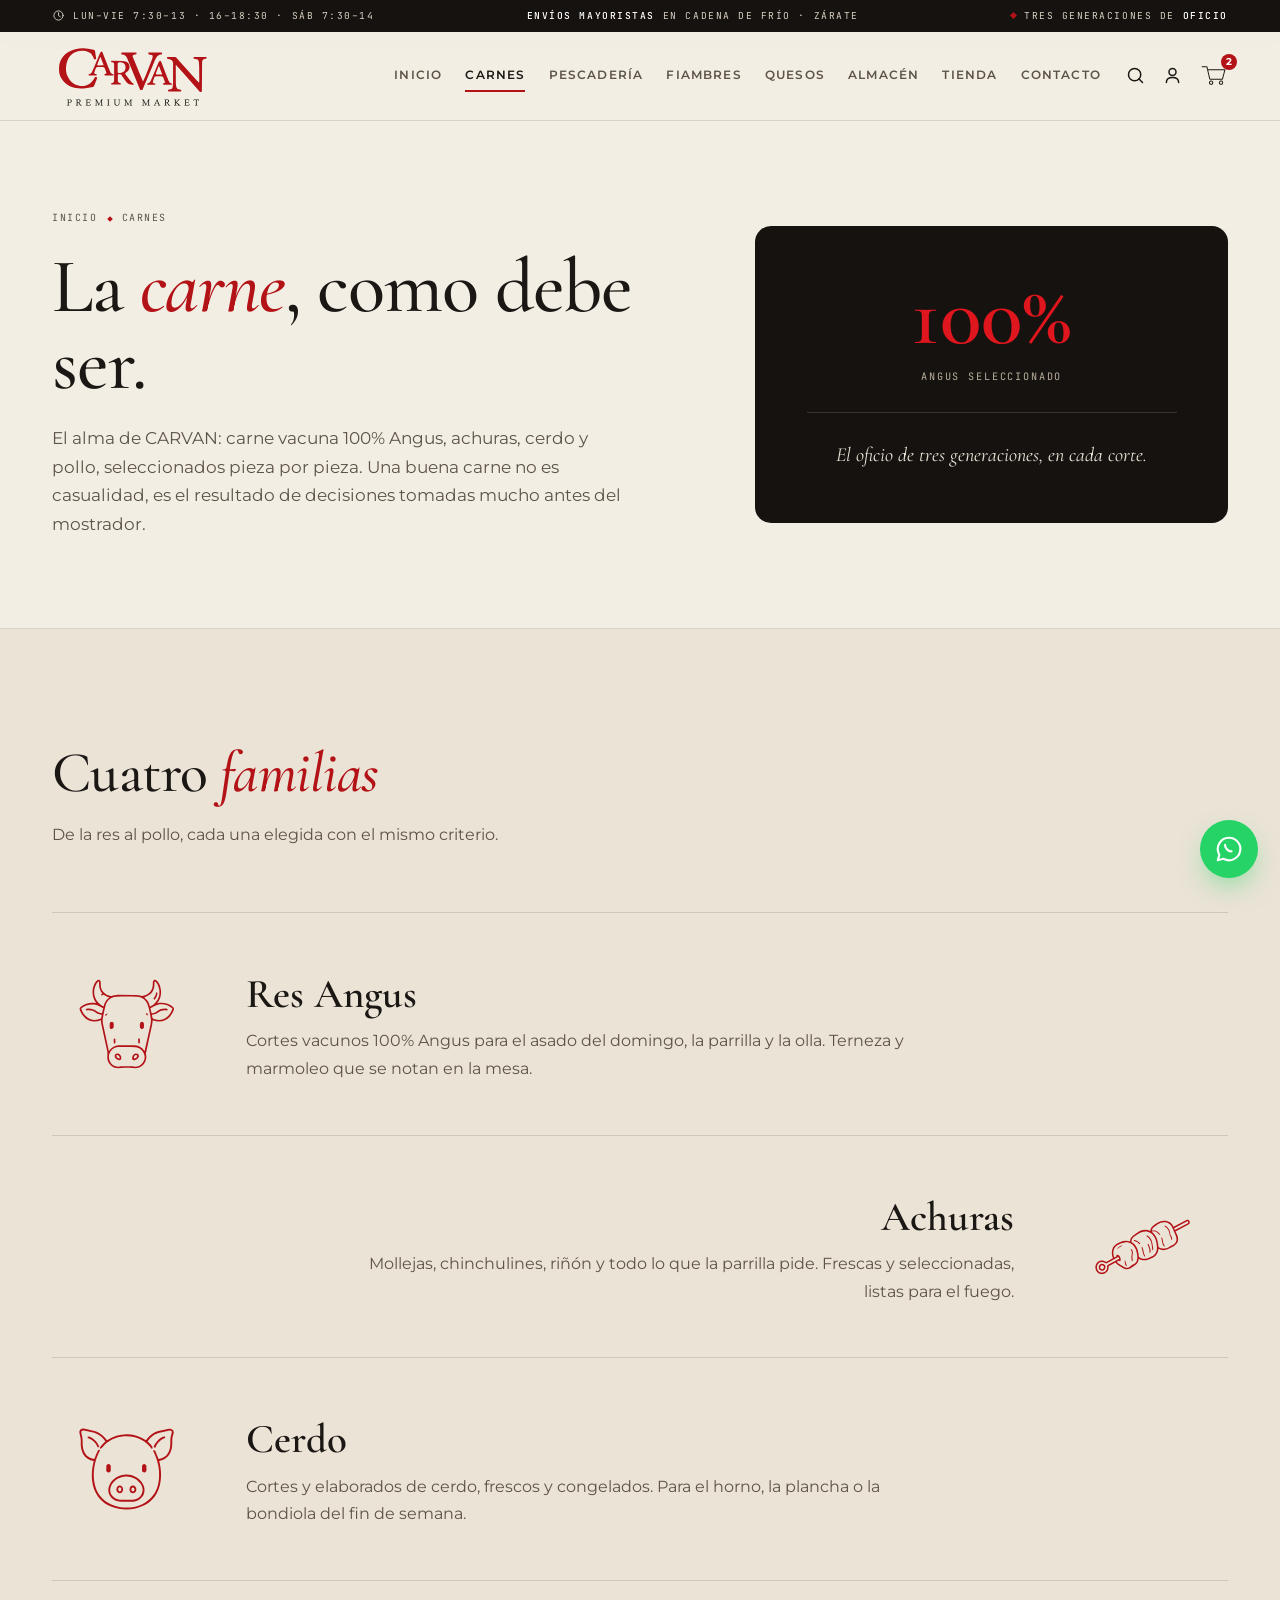
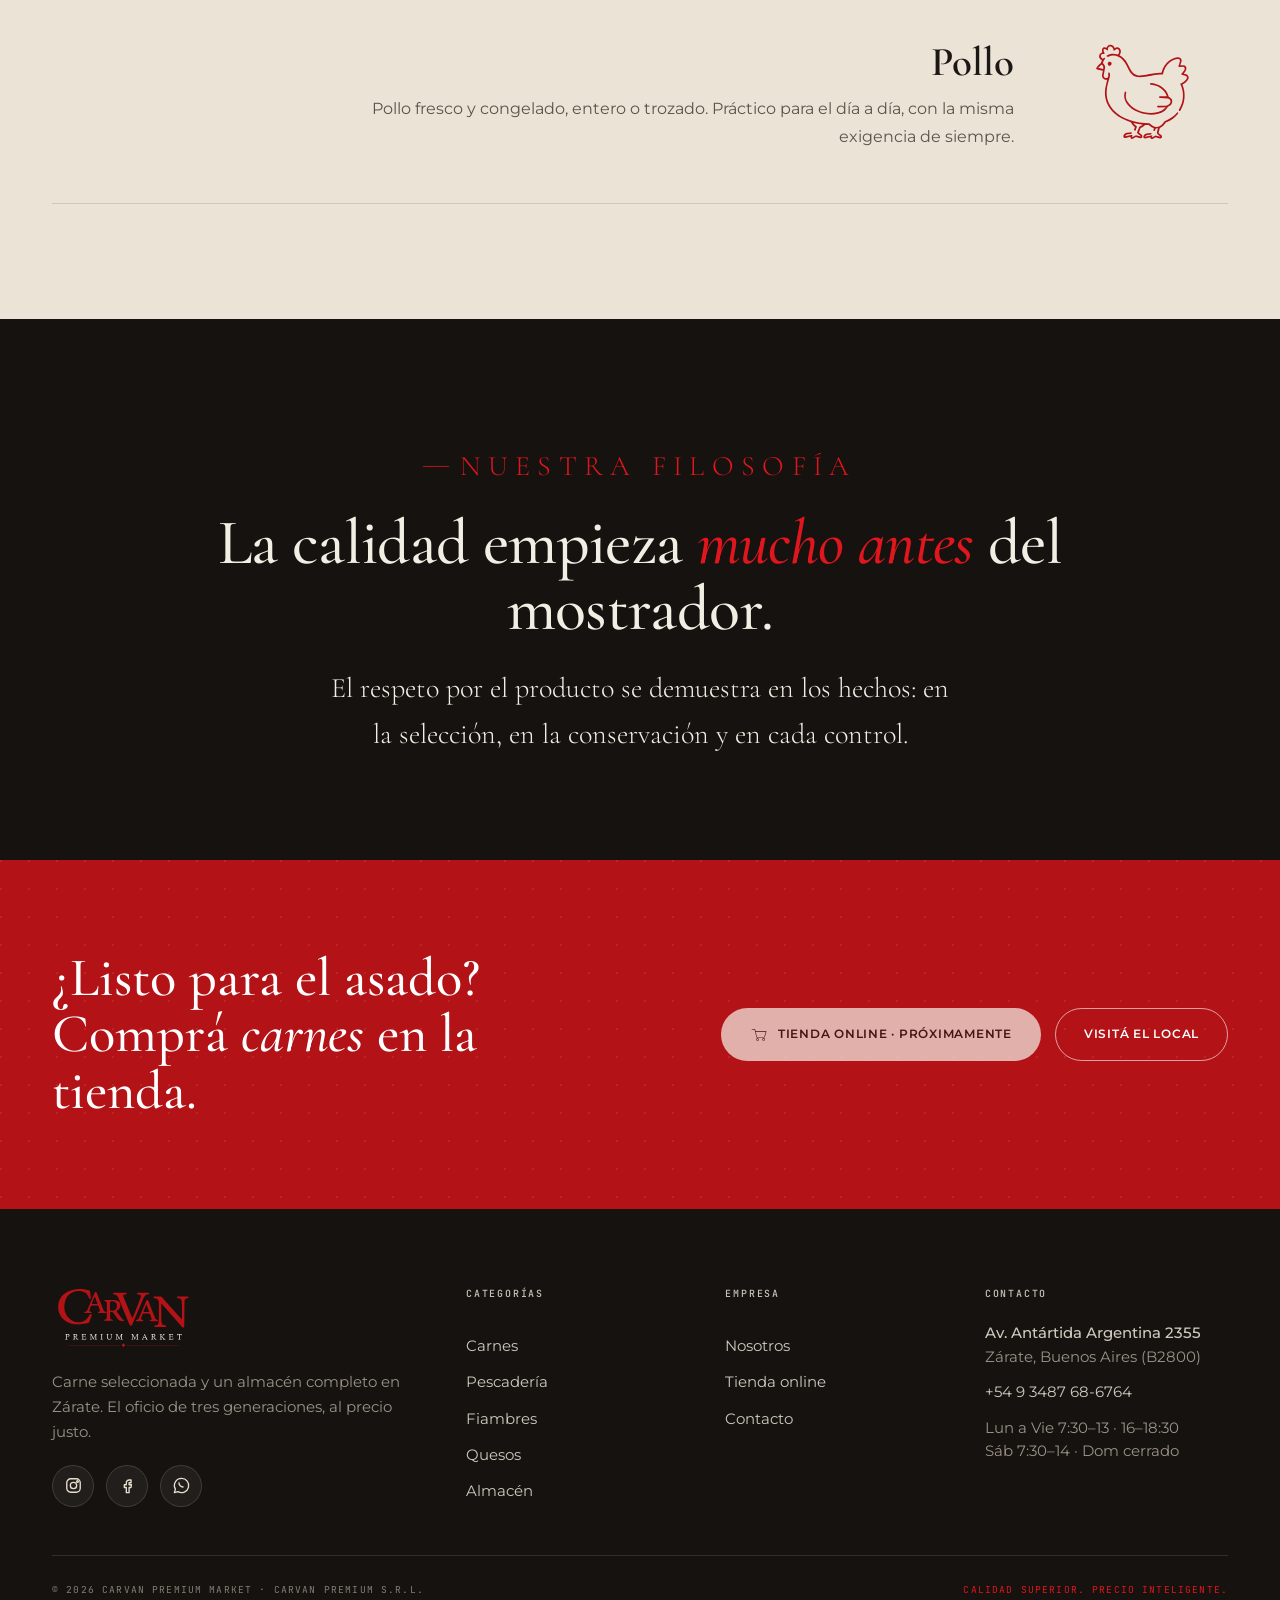
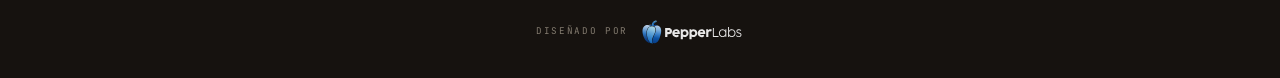
<file: carnes.html>
<!DOCTYPE html>
<html lang="es">
<head>
<meta charset="UTF-8">
<meta name="viewport" content="width=device-width, initial-scale=1">
<title>Carnes · CARVAN Premium Market</title>
<meta name="description" content="Carne vacuna 100% Angus, achuras, cerdo y pollo. Carne seleccionada, el alma de CARVAN.">
<meta property="og:type" content="website">
<meta property="og:site_name" content="CARVAN Premium Market">
<meta property="og:locale" content="es_AR">
<meta property="og:title" content="Carnes · CARVAN Premium Market">
<meta property="og:description" content="Carne vacuna 100% Angus, achuras, cerdo y pollo. Carne seleccionada, el alma de CARVAN.">
<meta property="og:image" content="https://matiasmercado88-debug.github.io/assets/back.webp">
<meta name="twitter:card" content="summary_large_image">
<meta name="twitter:title" content="Carnes · CARVAN Premium Market">
<meta name="twitter:description" content="Carne vacuna 100% Angus, achuras, cerdo y pollo. Carne seleccionada, el alma de CARVAN.">
<meta name="twitter:image" content="https://matiasmercado88-debug.github.io/assets/back.webp">
<link rel="icon" href="assets/favicon.svg">
<link rel="preconnect" href="https://fonts.googleapis.com">
<link rel="preconnect" href="https://fonts.gstatic.com" crossorigin>
<link href="https://fonts.googleapis.com/css2?family=Cormorant+Garamond:ital,wght@0,400;0,500;0,600;0,700;1,400;1,500&family=Montserrat:wght@400;500;600;700&family=JetBrains+Mono:wght@400;500&display=swap" rel="stylesheet">
<link rel="stylesheet" href="css/styles.css">
</head>
<body>
<svg width="0" height="0" style="position:absolute" aria-hidden="true" focusable="false">
  <!-- Iconos CARVAN (provistos por el cliente) -->
<symbol id="c-almacen" viewBox="66 62 866 866" fill="currentColor"><path d="M452.48,750.53c-8.91.1-19.53-2.81-26.21-4.74-7.85,5.12-17.42,11.96-27.6,13.4-73.38,10.36-145.87,12.47-218.94.96-17.24-2.72-35.31-16.51-35.33-34.72l-.22-218.54c-.03-27.38,27-27.64,33.42-41.13-13.61-7.4-14.54-16.57-15.08-29.5-.75-17.86,8.48-32.58,27.82-33.19l203.95-.09,13.84,5,28.36-38.19c21.11-28.43,27.74-54.57,13.2-90.08-3.36-8.2-2.16-25.12-1.3-34.82,1.24-14.05,13.59-22.15,26.21-22.02l54.49.57c17.78.19,27.19,15.11,25.91,31.55l-2.03,26.14c-5.92,9.41-7.81,16.96-7.87,28.02-.14,24.26,4.62,44.04,21.97,61.18l19.87,25.75,221.88.27c12.55.02,23.42,7.08,25,20.47,1.18,9.97-.88,21.74-3.2,31.89l23.44,75.64-.12,181.31c-.02,27.27-33.25,33.68-63.36,44.04l-235.38.04-23.32-.14-79.4.93ZM539.12,280.59l.52-35.32c.05-3.2-8.43-7.73-11.39-7.67l-59.4,1.2c-7.6.15-10.99,30.7-1.75,42.29l72.01-.49ZM495.8,665.45c-.01,17.02-13.69,25.8-28.8,23.98-2.89-.35-8.02-5.48-7.58-8.36,1.43-9.31,21.93-2.13,21.91-15.7l-.28-162.83c-.03-20.34,9.41-37.73,33.12-38.35l39.26-1.03c18.11-.47-14.68-46.46,17.16-65.16l-29.57-38.04c-14.22-18.3-10.05-42.37-10.18-65h-60.32c3.05,29.14.5,54.67-16.53,76.65-11.69,15.08-28.37,29.9-33.11,49.19-4.25,17.32-2.57,38.45-2.16,56.1,10.95,8.57,19.6,19.19,18.37,34.66l.14,212.52-1.57,8.29c-.31,1.62,5.35,3.23,7.2,3.23l89.69-.05-2.28-22.15.54-187.04c3.41-16.18,13.18-32.94,18.78-47.97l-35.92.18c-9.62.05-17.72,7.2-17.73,17.42l-.14,169.45ZM816.14,443.77c4.92-11.03,5.75-22.32-.78-32.56l-238.44-.09c-10.04,5.31-10.27,23.95-2.07,32.42l241.3.23ZM394.55,417.49l-204.54.06c-9.91,0-13.64,10.3-12.75,18.61.51,4.7,1.27,10.85,2.9,13.48,1.62,2.63,8.53,3.69,12.53,3.69l205.38.08c11.51-10.24,7.02-35.92-3.52-35.92ZM780.67,735.56l.05-207.66,30.8-69.32-238.24-.45-28.21,69.28v191.27c-1.39,6.17,3.99,16.91,10.94,16.91l224.65-.02ZM159.37,711.57c-3.73,17.24,5.62,31.6,21.52,34.05,73.36,11.3,146.88,9.57,220.24-1.7,12.47-1.92,21.12-13.77,21.12-25.58l.12-206.88c.01-25.69-24.25-19.56-33.32-43.64h-197.05c-8.28,27.37-41.34,15.54-32.31,56.51,69.56,9.66,138.44,10.35,208.83,4.49,12.12-1.01,22.6,7.28,22.62,19.34l.21,144.24c.02,13.96-9.67,22.19-22.89,23.79-70.43,8.48-139.69,7.89-209.08-4.61ZM831.72,718.98c3.78-1.46,7.72-9.65,7.77-13.39l-.02-178.05-17.38-57.31-26.85,59.86v203s36.49-14.11,36.49-14.11ZM376.76,700.38l-.04-157.96c-75.08,6.53-145.09,6-218.45-3.97l.19,158.86c73.21,11.71,144.62,13.8,218.29,3.07Z"/>
  <path d="M647.7,683.68l-4.07,17.34c-1.34,2.08-4.83,5.53-6.91,6.71s-7.55-5.12-7.18-7.54l2.96-19.2c-25.3-6.54-39.91-27.19-35.47-53.1,1-5.85,6.45-12.27,11.53-16.03-4.72-14.05-4.2-32.26,9.66-42.03-.26-11.55-6.1-28.1,6.45-38.98,4.77-4.14,17.53.58,25.17,4.78,3.48-15.3,15.11-38.72,33.77-38.78,15.76,8.15,17.22,34.23,12.17,48.31,9.07-.11,21.46-.17,26.32,3.78,5.89,12.67-1.51,28.64-11.6,38.27l5.11,10.74c-1.68,11.16-8.24,23.15-14.59,32.7,1.52,6.57,2.52,16.87-.37,23.12-9.64,20.82-25.44,32.83-52.93,29.9ZM669.81,556.28c15.38-5.27,20.11-31.6,10.26-43.66-14.77,4.76-22.85,33.24-10.26,43.66ZM655.63,585.67c6.76-21.55-7.37-39.61-25.1-42.26-4.5,20.95,6.53,37.89,25.1,42.26ZM710.04,558.99c-21.27-2.09-36.55,9.21-41.09,29.37,18.78,3.12,38.77-9.83,41.09-29.37ZM644.36,627.64c7.31-22.81-5.49-36.24-22.86-43.36-3.52,12.12-2.79,20.03,3.48,31.19l19.38,12.17ZM701.44,601.2c-20.74-2.73-39.97,7.62-43.5,30.13,23.94-1.78,36.52-7.15,43.5-30.13ZM635.87,667.07c5.53-21.24-8.96-35.93-24.68-39.84-4.93,20.08,5.98,36.76,24.68,39.84ZM689.33,643.14c-20.98-4.1-35.08,9.04-40.92,26.63,18.88,4.27,37.71-7.51,40.92-26.63Z"/>
  <path d="M284.28,673.99l-4,15.62c-.57,2.21-10.08-.64-10.31-2.87l-1.16-11.57c-16.43,1.83-32.1-.55-44.89-12.49-8.62-8.04-19.74-26.66-13.64-40.78,12.05-10.42,33.14-3.75,48.53,3.45-8.49-29.89,8.24-52.23,39.17-62.31l8.63,15.42c10.68,25.5.57,52.06-24.96,63.44l.02,17.52c34.15-3.3,34.69-33.88,44.28-29.05,11.96,6.03-9.21,40.37-41.66,43.63ZM294.57,583.53l-6.04-3.38c-19.33,13.03-22.65,28.91-11.48,48.9,19.42-8.76,23.7-25.07,17.52-45.51ZM268.63,659.88c-7.4-23.41-25.11-30.55-46.07-29.38,2.3,11.23,8.07,21.8,15.49,26.29,9.8,5.92,22.31,7.1,30.57,3.1Z"/></symbol>
  <symbol id="c-carnes" viewBox="56 56 888 888" fill="currentColor"><path d="M388.48,645.79c-65.87,28-140.33,34.28-199.05-5.16-31.15-20.92-53.83-53.64-53.65-91.95l.42-91.56c3.59-43.22,28.72-79.69,61.34-107.16,72.84-61.34,174.2-75.65,268.49-69.29,47.09,3.18,91.41,1.15,137.41-8.33,78.34-16.13,162.3-8.24,218.53,50.5,26.84,28.04,41.75,64.75,41.91,103.97l.34,83.09c.14,33.55-8.15,65.76-21.5,96.19-28.33,64.6-84.85,109.35-154.22,123.38-79.33,16.05-176.99-2.38-227.44-65.56-17.8-22.29-44.19-30.21-72.59-18.14ZM384.02,537.18c32.09-16.71,66.23-8.69,87.65,18.65,46.2,58.96,138.22,78.66,211.9,62.98,84.33-17.94,149.18-83.82,162.15-169.17,7.93-52.19-13.88-101.32-55.51-132.33-55.69-41.48-122.69-40.78-189.61-27.64-43.16,8.47-84.66,11.07-128.83,8.13-91.2-6.08-185.01,3.36-257.85,59.97-58.03,45.1-88.61,124.25-32.91,174.33,52.16,46.9,138.89,38.47,203.01,5.08ZM217.2,637.33c38.54,16.78,80,21.24,119.02,8.52l51.45-16.78c31.22-10.18,62.38-3.24,83.47,21.91,16.39,19.54,35.97,35.48,59.79,45.99,107.09,47.26,238.68,18.91,293.47-89.27,16.42-32.43,23.26-67.73,23.47-104.23-47.21,104.34-146.6,150.05-257.52,134.11-56.01-8.05-103.71-35.06-138.87-78.82-14.74-18.35-41.29-17.89-60.92-7.17-75.52,42.39-184.37,45.39-238.22-27.24-5.92,47.03,17.86,92.51,64.86,112.98Z"/>
  <path d="M370.59,495.84c-34.77,21.31-70.81,33.87-110.42,28.52-24.55-3.32-48.65-15.35-59.5-37.84-12.31-25.52-5.22-54.39,10.78-77.04,21.69-30.7,53.17-49.71,88.94-62.74,99.31-36.18,192.68-7.94,256.56-18.31l86.09-13.97c36.25-5.88,71.81-1.76,104.11,14.36,43.64,21.78,66.78,66.49,58.55,114.77-15.57,91.3-105.23,147.57-199.52,135.49-46.38-5.94-83.91-28.92-112.74-64.84-30.68-38.21-80.72-44.22-122.85-18.4ZM365,480.4c46.22-28.41,105.22-20.67,140.19,22.22,28.66,35.14,64.01,56.3,110.67,60.85,73.04,7.12,145.01-32.59,169.19-103.16,11.2-32.69,7.37-68.33-15.39-93.68-40.24-44.82-106.47-41.49-164.51-29.23-38.81,8.2-76.23,9.68-116.23,9.14l-96.02-1.31c-66.71,4.01-147.74,28.04-176.32,89.24-8.4,17.99-8.57,39.18,5.02,53.8,34.37,36.98,97.51,20.33,143.39-7.87Z"/>
  <path d="M723.09,442.52c-25.44,25.63-66.63,26.13-93.23,4.26-18.88-15.53-19.82-41.98-1.05-57.98,26.5-22.59,67.71-22,93.34,2.01,14.49,13.58,15.95,36.6.94,51.72ZM711.31,431.04c9.12-9.92,6.05-22.54-2.5-29.6-19.24-15.89-46.49-17.07-67.43-2.19-4.85,3.45-9.62,12.48-9.79,17.71-.18,5.56,4.17,14.2,9.39,18.13,20.95,15.8,52.1,15.78,70.34-4.06Z"/></symbol>
  <symbol id="c-fiambres" viewBox="31 20 909 909" fill="currentColor"><path d="M829.77,629.72l-162.45,105.03c-38.98,25.2-82.17,31.44-116.48-1.63-16.98-16.36-40.24-34.96-64.74-32.7l-61.79,5.72c-32.17,2.98-77.92-19.9-83.79-58.57l-53.65,20.4c-46.68,17.76-97.46,4.68-131.18-33.28-45.15-50.83-54.02-123.44-28.35-186.29,17.45-42.36,50-74.27,94.72-86.02l350.18-160.5c60.73-27.84,130.87,5.74,165.27,59.74,5.62-14,10.11-29.83,19.07-39.77,9.87-10.94,24.34-11.28,34.69-4.58,10.78,6.98,11.27,21.52,9.29,33.87,13.56,1.97,28.72,6.92,34.29,20.49,7.38,17.96-3.17,34.8-21.82,40.56,6.88,19.41,3.82,36.35-11.33,41.8-6.25,2.25-17.4-.12-22.43-5.01l-20.96-20.37c-.91,31.33-5.95,58.67-22.83,84.56,40.11,19.03,70.35,42.5,53.26,88.29,20.8,5.18,38.23,11.01,51.87,26.52,24.94,28.35,23.95,79.25-10.84,101.74ZM398.41,548.07l61.06-39.57,156.32-96.59c31.09-19.21,69.84-13.65,104.99-3.17,43.98-65.49,19.49-155.67-52.64-189.21-35.79-16.64-71.49-14.22-106.94,2.13l-302.3,139.44c95.43,18.16,135.65,120.65,107.93,209.19l31.58-22.22ZM788.4,338.3c1.76,1.89,9.76,2.42,11.3.49,1.23-1.55,3.26-6.66,2.58-8.69l-6.4-19.25c-.73-2.19-1.77-8.59.17-9.58s6.6-2.41,8.83-2.64c12.05-1.26,19.07-9.23,16.62-19.5-4.51-18.97-28.23-8.77-35.18-14.98s7.14-23.62-2.7-34.88c-10.63-12.16-27.99,12.9-30.78,39.2,6.53,9.48,10.15,16.08,13.05,25.88l15.91,3.95c-.33,4.89-1.53,10.3-3.97,10.7l-14.47,2.41,25.05,26.89ZM192.86,646.08c42.36,25.45,92.06,16.69,124.34-18.8,66.01-72.58,55.82-191.12-22.62-237.68-44.85-26.62-97.07-14.32-130.26,25.84-58.74,71.07-44.82,186.58,28.53,230.64ZM591.58,617.96l165.68-106.16c12.32-7.9,20.84-18.22,21.28-32.11,1.55-49.16-110.67-83.8-157.49-54.52l-168.81,105.55c30.83-3.52,58.21-2.01,86.13,8.96,33.29,16.75,57.93,39.21,53.22,78.28ZM358.03,654.99c5.21,12.86,19.19,25.76,36.43,31.5,24.63,8.2,50.39,4.43,76.18.56l41.35-6.2c38.28-5.74,91.18-5.51,103.1,26.65,3.99,10.78,2.42,22.22-5.08,31.66,12.81,3.6,26.58-4.93,28.39-20.39,5.03-42.97-43.72-62.38-91.35-62.1l-34.5.2c4.75-6.77,11.04-11.93,17.87-12l41.2-.44c42.47-.45,92.03,35.71,80.06,83.11l168.44-108.61c30.05-19.37,29.65-65.52,3.14-86.77-12.96-10.39-27.84-14.44-44.19-17.96l-175.16,112.67c-14.64,9.42-34.63,14.94-50.61,12.86-12.22-1.59-19.36-.73-31.06,2.3-36.18,9.39-78.71-35.85-127.05.11,6.21,4.83,15.89,10.89,24.65,10.87l46.57-.12c6.99-.02,13.79,2.82,14.91,9.8-36.61,9.81-91.61,8.79-102-20.52-11.27-31.81,21.07-56.04,57.01-67.98,34.63-11.5,73.39-9.78,102.94,10.88,14.21,9.93,20.5,24.28,12.52,41.38,3.83.99,13.34,1.21,16.96-.95,15.87-9.51,9.5-43.79-19.89-62.59-33.11-21.18-73.06-23.35-111.02-13.35-55.54,14.64-99.58,56.55-79.8,105.4ZM502.79,628.82c13.51,3.9,30.52.58,36.25-11.8,5.13-11.08-6.72-15.88-13.78-19.59-33.83-17.79-70.31-19.24-104.56-1.88-12.52,6.35-26.32,14.09-28.48,31.67,19.47-10.96,40.79-18.57,62.97-12.16l47.6,13.76ZM586.21,738.46c7.86,1.4,16.24-9.92,16.74-15.94,2.17-25.98-44.32-35.63-80.23-29.04l38.97,29.29c7.13,5.36,14.26,13.86,24.52,15.69Z"/>
  <path d="M713.07,326.59c18.36,3.99-21.4,61.45-37.61,48.57-2.16-1.71,0-9.67,2.65-10.93,25.51-12.05,22.29-40.4,34.95-37.64Z"/>
  <path d="M310.42,490.36c11.56-2.56,21.3,3.76,23.83,14.52,2.39,10.16-3.85,21.38-14.76,24.42-10.25,2.85-21.68-3.1-24.25-14.28-2.34-10.22,3.45-22.06,15.17-24.66Z"/>
  <path d="M205.25,420.21c11.18-5.73,21.66.11,26.04,10.17,3.79,8.7-.27,20.44-9.17,25.26-9.24,5-20.24.85-24.93-7.05-5.68-9.59-3.45-22.49,8.05-28.38Z"/>
  <path d="M163.33,532.25c-10.27-4.45-12.95-15.79-9.84-25.14,2.44-7.35,12.15-13.7,21.71-11.42,10.96,2.62,15.88,13.73,13.6,23.02-2.44,9.94-13.5,18.72-25.47,13.54Z"/>
  <path d="M260.73,609.34c-.51,10.89-8.19,18.64-17.9,18.84-9.68.19-17.59-7.14-17.96-17.28-.36-9.85,7.45-19.06,18.99-18.84,9.79.19,17.34,7.07,16.87,17.27Z"/>
  <path d="M279.21,422.17c9.04-2.28,16.88,4.79,18.61,12.49,1.86,8.32-3.98,16.9-10.76,18.53-9.54,2.29-18.05-1.47-20.89-10.65-2.29-7.41,3.43-17.95,13.04-20.36Z"/>
  <path d="M280.26,582.55c-5.74,2.43-15.01-.15-18.23-5.27-2.59-4.13-1.2-13.38,2.83-16.88,7.82-6.79,15.99-6.15,21.49.24s5.84,16.85-6.09,21.9Z"/>
  <path d="M187.72,573.82c5.82-3.79,14.75-1.9,18.38,4.11,2.75,4.54.96,13.65-4.91,18.19-4.5,3.48-13.67,2.32-17.48-3.24-3.5-5.12-1.88-15.22,4.01-19.05Z"/>
  <path d="M237.07,503.63c4.81-1.56,11.39,0,12.44,3.11,1.15,3.41.13,11.15-2.73,12.79s-9.77.6-12.25-1.57c-2.91-2.55-1.18-13.13,2.53-14.33Z"/>
  <path d="M784.14,607.6l-98.91,62.74-9.24-2.99c-2.49-.81.97-7.97,2.82-9.79l114.47-73.09,8.6-4.79c2.49-1.39,5.97,9.56,3.63,11.36l-21.38,16.55Z"/></symbol>
  <symbol id="c-quesos" viewBox="89 90 821 821" fill="currentColor"><path d="M218.55,793.19c-31.69,3.22-54.72-22.76-54.83-49.65l-.35-90.41c-.09-21.87,27.61-23.03,26.47-56.3-.48-13.93-12.58-26.26-25.48-36.23l-.9-107.38c-.1-11.77,5.55-27.35,15.84-34.26l292.51-196.4c17.8-11.95,37.73-17.41,59.07-15.74,102.55,8.02,217.6,50.14,289.1,123.72,10.04,10.33,16.65,24.69,16.64,40.01l-.27,316.67c-.03,29.71-24.81,45.75-51.08,48.42l-566.73,57.54ZM807.01,370.79c5.31-5.39,8.93-8.59,9.19-11.28,1.4-14.54-48.45-52.02-74.61-67.91-63.81-38.77-135.11-59.84-209.5-67.41-16.44-1.67-31.64.32-45.76,9.81l-302.53,203.36c7.47,4.69,15.09,5.5,24.32,4.4l598.9-70.97ZM181.52,746.39c.05,17.65,18.57,31.28,35.56,29.53l573.86-58.8c15.42-1.58,28.46-14.77,28.48-30.38l.25-303.96-34.3,8.35-586.64,69.29-17.7-3.07.22,95.43c16.31,12.36,26,28.29,25.94,47.12-.06,19.01-7.33,36.38-25.97,48.25l.3,98.22Z"/>
  <path d="M367.36,513.43c29.44-6.98,55.41,10.87,61.48,37.33,6.3,27.46-9.84,55.23-38.65,62.02-24.9,5.86-52.78-9.74-59.86-36.96-6.67-25.64,6.78-55.22,37.03-62.39ZM365.07,532.6c-18.3,9.13-22.63,30.24-15.22,45.03,8.32,16.59,28.2,22.86,44.26,14.81,15.46-7.75,22.48-27.51,16.31-42.35-7.17-17.25-27.39-26.45-45.36-17.49Z"/>
  <path d="M632.11,461.02c25.87-4.79,46.66,12.59,49.91,34.21,3.64,24.29-10.77,45.15-33.7,49.56-23.1,4.45-44.93-10.03-49.67-31.79-5.14-23.57,7.46-47.17,33.47-51.99ZM629.53,479.81c-14.35,6.88-17.12,23.34-12.07,33.38,6.77,13.45,21.27,18.44,33.2,12.36,12.28-6.26,17.68-20.45,13.25-31.49-5.48-13.65-19.71-21.29-34.38-14.25Z"/>
  <path d="M730.77,566.14c24.07-3.39,41.43,13.94,43.63,33.91,2.45,22.26-12.44,40.39-33.63,43.22-21.28,2.84-39.97-11.22-43.43-31.73-3.57-21.21,9.79-42.07,33.43-45.4ZM727.82,584.6c-13.87,5.08-16.86,19.45-10.35,31.27,4.48,8.12,15.92,13.58,27.65,8.11,8.85-4.13,14.78-16.64,10.89-27.38-3.68-10.15-15.59-16.61-28.19-12Z"/>
  <path d="M549.03,621.1c22.93-2.74,39.27,14.06,41.98,32.75,3.07,21.2-13.01,39.62-31.85,42.3-21.47,3.05-39.31-10.97-42.89-29.71-4.06-21.27,9.29-42.53,32.76-45.34ZM546.08,639.75c-13.61,4.69-16.36,18.69-10.76,29.3,4.38,8.31,15.88,12.6,26.14,8.36,9.56-3.95,15.55-15.42,11.1-26.78-3.36-8.58-14.82-14.9-26.48-10.88Z"/>
  <path d="M286.05,725.86c-18.92,1.57-31.13-12.87-31.02-27.52.13-16.89,14.53-29.43,32.62-27.28,14.53,1.73,24.38,13.83,24.27,27.32-.1,12.42-9.74,26.14-25.87,27.47ZM278.17,688.59c-6.81,3.44-7.5,14.04-3.81,16.97,3.16,2.51,10.89,4.24,14.46,3.02,4.16-1.42,6.49-11.76,4.69-15.81-1.53-3.45-10.59-6.59-15.34-4.18Z"/></symbol>
  <symbol id="c-precio" viewBox="80 122 750 750" fill="currentColor"><path d="M439.43,781.2c-23.02,24.17-58.18,33.9-83.71,11.27l-170.16-150.92c-22.9-20.31-33.08-54.67-11.04-80.32L443.07,248.64c21.86-25.44,44.24-38.89,78.08-42.79l133.22-15.36c18.14-2.09,34.45,4.77,47.32,15.68l23.96,20.3c11.4,9.65,22.35,24.79,22.22,41.69l-1.07,141.76c-.28,36.62-13.78,63.05-38.65,89.16l-268.73,282.14ZM417.7,778.55l286.8-300.48c17.5-18.33,25.03-40.17,25.36-65.03l1.78-133.59c.19-14.11-3.76-29.7-14.63-38.74l-32.32-26.88c-5.69-4.74-21.75-7.76-30.07-6.75l-132.4,16.04c-18.69,2.26-39.93,6.61-53.36,22.23l-283.49,329.7c-15.32,17.82-2.01,41.93,12.1,54.44l171.9,152.54c11.74,10.42,37.41,7.97,48.32-3.46Z"/>
  <path d="M376.35,598.02c-2.34,2.21-9.41,3.67-11.92,2.12s-3.3-9.67-1.29-12.09l14.71-17.76c-26.55-25.64-24.53-66.52-6.05-68.7,3.39-.4,9.86,6.44,8.83,10.34-3.64,13.75-2.6,35.06,11.97,44.04l44.26-48.97c-21.3-24.63-26.75-51.83-6.78-73.82,19.94-21.95,49.69-19.49,75.84-.54l11.16-12.93c2.27-2.63,10.01-3.89,12.91-2.03,2.9,1.86,3.66,11.05,1.18,13.83l-12.61,14.13c14.23,15.96,22.27,34.22,15.65,55.99-1.23,4.04-9.84,9.08-13.6,7.57-15.24-6.1,6.32-28.31-16.43-50.04l-42.84,46.71c8.45,12.82,16.21,23.81,18.86,37.68,4.16,21.78-10.65,40.78-26.92,49.69-20.53,11.23-42.18,6.52-60.86-10.35l-16.07,15.13ZM491.41,447.58c-16.51-13.9-36.36-12.78-47.06,1.48-10.19,13.58-4.77,31.23,6.74,42.94l40.32-44.42ZM404.6,567.95c17.93,16.35,36.58,13.18,48.84-.87,10.57-12.12,7.62-30.24-6.71-45.19l-42.13,46.06Z"/>
  <path d="M628.3,258.38c27.17-5.64,50.92,11.85,56.21,36.09,5.48,25.12-10.81,49.82-36.95,55.39-23.34,4.98-48.03-9.24-54.35-33.58-6.27-24.13,7.58-52.19,35.08-57.9ZM631.33,275.42c-18.64,4.63-26.04,23.12-21.24,38.45s20.23,23.46,35.58,19.29c15.47-4.21,25.85-19.91,21.86-36.2-3.41-13.91-19.24-25.75-36.2-21.54Z"/></symbol>
  <symbol id="c-calidad" viewBox="-143 -69 764 764" fill="currentColor"><path d="M309.46,618.07l-71.07-159.17-71.88,161.39c-3.95,8.87-21.3,5.06-24.59-2.54l-44.72-55.84-69.67,2.94c-4.41.19-12.33-4.02-14.55-7.33s-2.71-12.92-.95-16.99l61.59-141.78c-28.56-10.47-44.17-37.09-41.19-66.95,1.96-19.64-3.23-37.26-15.54-52.2-22.47-27.2-22.51-63.7-.19-91.29,12.12-14.99,18.3-32.03,16.11-51.85-4-36.18,18.92-66.24,54.22-73.11,18.69-3.64,31.59-14.61,41.3-30.38C146.61,3.29,180.97-8.16,212.82,6.21c17.53,7.91,34.78,7.41,52.39-.21,32.17-13.92,66.57-3.09,84.57,26.98,10.16,16.97,23.86,26.9,43.4,31.2,32.72,7.2,55.56,35.54,51.52,69.21-2.51,20.98,3.52,39.38,16.55,55.31,22.28,27.24,22.27,63.37-.53,90.47-11.68,14.11-18.22,30.85-16.03,49.82,3.55,30.66-10.86,57.89-40.42,69.89l61.26,142.45c1.71,3.97,1.08,12.82-1.06,16.01-2.45,3.64-11.51,7.41-16.49,7.22l-68.31-2.71-44.95,57.09c-2.28,2.89-8.94,6.05-12.24,6.53-3.31.48-11.3-3.51-13.04-7.4h.02ZM336.42,423.39c11.61-19.21,28.89-30.38,49.53-35.11,27.07-6.2,45.36-28.17,42.52-56.53-2.25-22.39,3.63-43.98,18.06-61.37,18.7-22.52,19.52-50.4.57-73.44-13.99-17.01-21.55-38.11-18.6-60.38,3.86-29.13-14.27-50.7-41.74-57.35-21.35-5.16-39.16-17.18-50.05-36.04-13.98-24.23-41.57-32.82-67.12-21.37-21.96,9.83-43.52,8.25-65.36-1.01-22.7-9.63-47.85-2.15-60.43,18.88-12.33,20.6-30.63,35.12-54.67,40.21-27,5.72-43.08,28.36-40.19,56.56,2.32,22.61-4.4,42.7-18.25,60.14-17.84,22.46-18.81,50.63-.69,72.67,14.63,17.79,21.52,39.41,18.83,62.72-3.17,27.51,14.37,49.74,41.16,55.77,22.51,5.07,40.34,16.82,52.13,36.84,13.52,22.95,40.52,31.42,65.07,20.72,20.38-8.88,41.09-9.58,61.55-.57,25.63,11.29,52.66,3.49,67.67-21.34h0ZM322.88,607.27l49.91-62.14,77.42,2.14-62.17-143.15c-17.58,4.74-29.19,14.46-37.92,28.6-20.16,32.66-57.12,43.04-93.38,24.43l66.14,150.12h0ZM154.44,607.47l66.43-150.19c-39.21,17.95-72.63,8.11-93.14-24.24-9.02-14.22-22.08-25.06-39.3-27.5l-61.33,141.86,78.68-1.83,48.67,61.91h0Z"/>
  <path d="M313.75,375.11c-63.91,34.62-140.77,21.36-189.78-29.74-66.79-69.65-58.58-177.44,15.27-236.92,72.37-58.3,180.78-41.52,232.64,36.16,51.87,77.69,26.97,184.41-58.12,230.51h-.01ZM382.11,235.63c1.23-79.93-61.55-141.43-136.98-145.24-75.67-3.83-141.87,53.16-149.43,129.5-7.22,72.89,43.27,142.47,118.62,155.59,85.22,14.84,166.41-50.35,167.79-139.85h0Z"/>
  <path d="M288.34,321.59l-50.06-27.44-46.15,26.62c-2.99,1.73-10.73,1.33-13.35-.19-3.06-1.77-6.63-9.05-5.98-12.68l9.87-55.41-37.45-35.39c-1.91-1.81-4.21-7.4-4.49-9.96-.33-3.07,5-10.08,8.47-10.52l55.64-7.06,21.55-47.75c1.25-2.77,5.28-7.04,7.74-8.63,2.95-1.9,13.12.75,14.72,4.22l23.58,51.5,52.59,7.04c3.22.43,8.68,3.44,10.43,5.89,1.75,2.44.15,11.14-2.39,13.54l-38.65,36.61,9.9,53.93c.52,2.83-.63,9.21-1.57,11.6-1.18,2.99-11.53,5.64-14.41,4.06v.02ZM239.02,276.38l47.47,25.7-9.81-54.43,37.89-36.77-52.5-6.81-23.54-49.39-24.06,49.41-52.24,6.81,37.99,35.81-9.62,55.84,48.42-26.15v-.02Z"/></symbol>
  <symbol id="c-envios" viewBox="91 228 950 544" fill="currentColor"><path d="M334.07,649.94c-3.38,38.82-34.43,67.44-71.73,67.74-37.43.3-69.42-29.19-71.76-67.51l-38.96-.74c-22.35-.42-40.35-19.78-40.35-41.77v-81.73c0-55.17,51.32-69.83,62.59-87.35l74.92-116.54c13.61-21.17,37.06-39.48,64.05-39.49l386.43-.24c21.4-.01,35.75,15.46,35.75,36.2v291.06c0,23.55-16.77,40.45-40.11,40.41l-30.7-.05c-3.37,37.92-33.83,67.05-70.79,67.75-38.01.72-70.2-28.67-73.14-67.77l-186.2.03ZM154.04,637.09l36.39-.28c5.29-37.05,36.36-63.08,72.03-63.14,36.04-.05,66.91,26.62,71.21,63.43l186.62-.2c5.71-38.22,37.43-63.62,73.13-63.05,35.82.57,66.05,27.16,70.48,63.33l31.24-.14c12.3-.06,26.72-8.57,26.73-23.8l.16-296.53c0-12.78-10.71-20.96-22.9-20.95l-388.24.3c-22.96.02-41.2,17.77-52.63,35.54l-73.96,114.99c-11.67,18.14-55.29,30.65-58.97,70.44l38.52-.02c4.68,0,13.1,4.72,14.94,8.73,5.94,12.96-2.13,45.07-18.17,50.97-10.36,3.81-22.52,2.35-36.15,2.32l.38,30.26c.2,15.57,14.11,27.92,29.2,27.8ZM156.95,563.27c10.7-7.6,10.54-21.44,10.91-32.95l-43.51-.63.19,36.42c10.99-.03,25.26,2.24,32.41-2.84ZM252.12,587.97c-34.5,6.41-54.48,38.48-47.3,69.77,6.98,30.42,36.76,51.72,67.63,45.86,31.38-5.95,52.8-36.75,47.83-67.76-4.96-30.98-35.28-53.98-68.16-47.87ZM638.86,680.55c19.89-25.51,14.57-59.94-8.55-79.47-23.18-19.57-56.6-18.53-78.76,2.16-21.63,20.2-24.14,54.42-5.41,78.2,11.83,15.03,29.04,23.38,47.2,23.14,17.16-.22,33.57-8.71,45.51-24.03Z"/>
  <path d="M882.84,473.01l-102.03.14c-2.54-.9-6.86-4.4-6.77-6.72.09-2.31,4.13-5.52,6.82-6.58l100.88-.04,6.55,4.63c1.87,1.33-2.79,7.53-5.46,8.56Z"/>
  <path d="M864.1,407.11l-82.92.08c-2.48,0-6.97-3.9-7.02-6.05-.07-2.58,4.46-7.51,7.23-7.51l80.54.03c2.96,0,7.14,3.44,8.11,5.46.97,2.01-3.21,8-5.94,8Z"/>
  <path d="M848.03,538.45l-65.59.24c-2.75.01-7.54-3.2-8.15-5.33-.73-2.55,3.61-7.26,6.38-8l66.18-.14,6.65,4.43c1.95,1.3-2.94,8.78-5.47,8.79Z"/>
  <path d="M630.98,533.07l-127.28.09c-11.95,0-22.07-10.76-22.07-22.24l.1-148.27c0-12.31,9.69-21.63,22-21.62l128.19.1c13.16,0,21.61,11.57,21.6,23.81l-.14,146.87c-.01,11.56-10.15,21.26-22.4,21.27ZM601.23,354.47l.09,57.06c-2.55,1.87-9.94,3.44-12.66,1.77l-19.43-11.93-22.49,13.14c-1.78,1.04-6.25,1.1-7.68.07-1.43-1.03-3.47-5.67-3.45-7.92l.66-52.64-32.54-.18c-3.19-.02-8.95,5.64-8.94,8.96l.17,148.92c0,3.83,5.23,8.58,8.99,8.57l127.34-.18c5.22,0,9.5-5.37,9.5-10.54v-144.62c0-5.82-5.3-11.24-10.85-11.12l-28.72.64ZM588.22,398.09l.03-44.14-39.28.33-.06,44.08,21.04-11.27,18.27,11Z"/>
  <path d="M378.92,462.98l-136.25.05c-6.9,0-15.16-7.62-17.05-12.67-2.36-6.32-.57-15.88,3.33-21.83l49.98-76.4c6.64-10.15,19.94-20.71,32.34-20.77l70.88-.36c11.46-.06,22.7,11.36,22.73,22.58l.18,81.45c.03,12.88-10.03,27.95-26.15,27.95ZM379.05,449.75c8.4-1.52,12.56-7.65,12.56-14.59v-79.77c0-4.92-5.9-11.85-11.07-11.83l-65.96.32c-9.43.05-19.12,7.64-24.19,15.08l-52.75,80.92.83,7.05c.18,1.53,4.41,2.48,6.44,2.93l134.14-.11Z"/>
  <path d="M395.89,503.07l-36.97.27c-2.41.02-7.6-4.19-7.47-6.58s4.99-6.38,7.63-6.39l34.93-.16c2,0,6.39,2.87,7.62,4.34,1.54,1.84-3.12,8.49-5.75,8.51Z"/>
  <path d="M251.97,617.79c16.04-6.06,32.54,2.35,38.05,17.36,5.26,14.32-1.88,31.36-18.12,37.35-12.97,4.79-29.55-1.65-35.82-15.46-6.58-14.49-1.5-32.69,15.88-39.26ZM256.71,629.75c-9.69,3.67-12.07,13.99-8.46,22.07,3.1,6.95,12.19,10.87,20.03,7.96,7.88-2.92,11.96-12.08,9.25-20.26-2.46-7.41-11.1-13.45-20.81-9.77Z"/>
  <path d="M580.69,618.18c16.88-6.76,33.64,1.16,39.57,17.91,4.59,12.96-2.07,29.61-17.66,36.14-13.54,5.67-30.15-.78-37.2-15.71-6.24-13.2-1.18-31.75,15.29-38.34ZM587.83,629.56c-10.69,3.28-13.75,13.61-10.15,21.72,3.05,6.86,11.94,10.95,19.31,8.74,8.36-2.51,13.26-11.72,10.69-20.03-2.25-7.26-10.84-13.19-19.85-10.43Z"/></symbol>
  <symbol id="c-tienda" viewBox="79 76 843 843" fill="currentColor"><path d="M773.6,788.16l-537.37.47c-25.6.02-46.06-14.5-46.07-41.47l-.1-245.02c-25.34-14.47-36.34-38.62-35.5-66.14l1.3-42.73,49.63-153.71c7.2-22.3,22.12-32.69,46.26-32.67l507.81.36c21.87.02,31.41,21.97,36.65,38.09l47.13,144.98,2.01,39.5c1.53,30.06-9.12,55.88-35.09,72.54l-.17,245.23c-.01,18.08-14.07,40.56-36.49,40.58ZM289.93,394.36l29.7-169.73-74.12-.07c-12.02-.01-19.78,8.12-23.3,19.14l-48.03,150.47,115.75.19ZM423.62,394.44l7.27-169.95-93.43.36-30.37,169.52,116.54.07ZM558,394.14l-11.79-169.47-97.96.09-7.4,169.77,117.16-.39ZM692.65,394.46l-33.6-169.79-95.69.1,12.48,169.64,116.81.05ZM774.66,234.98c-4.47-4.76-13.56-10.52-18.36-10.5l-79.6.44,33.74,169.28,115.63.34-51.4-159.56ZM287.66,447.07l.93-35.19-116.07.12c-.33,14.95-1.4,29.36,1.68,42.47,6.49,27.56,33.21,43.93,59.47,42.14,25.02-1.7,53.21-20.5,53.98-49.55ZM422.87,440.97l.39-29.07h-116.96s.6,36.25.6,36.25c4.35,30.71,33.24,50.76,61.97,48.3,27.81-2.38,53.59-24.25,54.01-55.48ZM558,441.67l-.27-29.77-117.09.12,1.91,39.17c5.22,29.84,33.99,47.26,62.02,45.12,27.65-2.11,53.69-25.01,53.42-54.65ZM693.63,441.69l-.32-29.8-117.43-.05,1.17,37.82c4.87,30.43,34.53,49.67,63.09,46.8,27.4-2.75,53.81-25.2,53.49-54.78ZM826.67,446.93l1.01-34.94-116.51-.11,1.38,37.93c4.1,28.57,30.99,47.18,58.18,46.7,25.71-.46,55.08-20.12,55.93-49.58ZM400.28,563.31c19.61,2.5,37.27,17.49,37.29,38.1l.21,169.46,333.6-.03c12.9,0,21.78-11.7,21.77-23.68l-.13-236.87c-35.76,10.59-73.06-2.69-90.28-37.3-13.38,25.04-39.22,41.26-67.65,41.23-28.65-.03-55.15-14.53-68.02-41.8-15.06,26.92-39.84,41.93-67.64,41.87-27.92-.07-52.65-14.78-67.54-42.07-13.16,25.56-38.41,41.01-65.24,41.93-28.74.99-54.14-13.01-69.46-40.79-19.15,34.77-54.24,47.15-90.04,37.27l.04,236.65c0,13.71,9.99,23.52,22.99,23.54l54.74.1-.07-162.46c-.01-22.37,12.9-44.31,38.29-44.52l77.14-.64ZM419.94,770.74l.16-168.04c-.68-12.91-11.02-21.83-23.92-22.21l-70.98.19c-14.22.57-22.82,10.99-22.79,24.89l.32,165.42,117.21-.25Z"/>
  <path d="M699.75,731l-167.24.21c-18.2-2.09-30.57-15.29-30.55-33.35l.12-101.01c.02-17.96,14.41-33.4,33.06-33.39l165.5.14c19.26.02,33.04,16.25,33.09,34.42l.26,99.34c.05,19.2-13.74,33.61-34.24,33.63ZM699.96,713.93c9.66,0,16.08-8.07,16.09-15.7l.19-102.11c.01-7.33-6.86-15.52-14.76-15.52h-166.8c-7.23-.01-15.21,8.63-15.23,15.32l-.23,102.6c-.02,8.13,7.02,15.57,15.4,15.56l165.34-.14Z"/></symbol>
  <symbol id="c-pescaderia" viewBox="76 65 854 854" fill="currentColor"><path d="M712.31,536.29c-11.1,4.77-21.36,10.86-30.8,18.14l-55.27,42.61c-36.87,23.65-100.39,45.15-147.08,52.35,4.37,8.73,8.94,17.7,11.17,26.41,3.76,14.71-5.7,28.03-20.33,30.69-37.55,6.82-78.78-25.31-101.12-57.73-80.82-12.58-160.31-49.84-210.92-114.2-4.2-5.34-5.65-15.11-4.74-21.53.78-5.46,6.83-10.84,14.71-15.45-12.08-6.8-19.84-21.95-11.89-35.91,41.57-73.09,134.33-119.15,218-128.65,37.45-44.33,89.72-69.66,145.79-48.06,39,16.81,67.91,50.81,77.56,91.64l73.64,46.57,40.7,24.23c28.96-35.64,105.56-94.87,134.11-68.87,18.94,17.24-5.18,62.25-19.65,88.59l-13.54,24.64,26.14,45.81c11.09,19.44,20.41,53.53,6.95,65.25-28.61,24.91-102.89-30.21-133.44-66.52ZM580.16,368.08c-11.42-32.16-34.19-55.04-62.43-68.96-45.39-19.09-89.78-3.35-122.55,31.96,66.66-4.39,127.31,8.79,184.98,36.99ZM724.74,530.84c15.85,15.09,33.27,31.24,52.63,44.06,19.64,13,53.27,27.27,59.72,16.73,8.16-13.33-9.82-48.02-22.01-68.76-5.3-9.02-14.88-20.29-15.01-31.11-.14-12.07,10.02-24.47,15.98-34.59,13.1-22.24,31.38-60.96,19.12-69.85-10.37-7.51-45.47,9.97-63.29,23.18-16.6,12.3-32.13,26.91-45.78,41.02,4.57,4.48,7.12,7.72,6.98,10.44-.78,14.24-47.04-11.03-69.48-26.69-83.27-58.15-160.45-97.07-265.61-90.55-88.01,5.46-181.6,45.39-228.72,120.94-3.45,5.53-2.07,14.51,3.07,18.01l26.39,17.95c2.89,1.96,4.75,7.87,2.41,10.89-6.21,8.04-19.51-9.84-32.84.58-3.23,2.52-.69,12.11,2.43,15.75,99.23,116.19,279.64,139.99,414.72,73.18l14.76,3.1c-1.01-13.42,9.75-12.92,16.03-17.7l66.71-50.69c20.01-15.21,53.6-27.33,49.81-14.97-.73,2.37-3.82,5.56-8.01,9.09ZM476.33,675.06l-12.37-24.11c-25.51,1.8-49.81,1.76-75.78.25,26.7,36.79,93.81,61.72,88.16,23.86Z"/>
  <path d="M477.69,591.01c-44.09,4.91-95.12-39.46-94.67-50.1.11-2.5,3.65-7.35,6.01-8.75,42.99-25.48,102.64-9.54,110.39,26.58,3.2,14.89-4.9,30.39-21.73,32.27ZM464.45,538.79c-21.63-9.15-44.99-7.88-65.84,2.23,21.84,25.77,72.42,47.47,85.6,32.75,7.54-8.42-.49-26.83-19.76-34.98Z"/>
  <path d="M340.89,399.24c50.37,79.73.12,167.74-11.73,156.3-1.73-1.67-2.2-7.43-.7-9.69,27.97-41.97,28.03-95.51,1.5-138.34-1.9-3.06-1.59-8.15.46-9.69,2.2-1.66,8.98-.94,10.47,1.42Z"/>
  <path d="M255.44,433.14c14.73-6.17,29.66,1.74,34.78,15.3,4.75,12.56-1.62,28.25-15.99,34.23-11.75,4.89-26.58-.58-32.7-13.86-5.5-11.95-1.29-29.3,13.91-35.67ZM260.46,445.55c-7.4,3.16-9.04,12.17-6.26,17.8s10.61,8.43,15.87,6.11c6.43-2.84,9.25-10.22,7.39-16.8-1.51-5.36-9.72-10.22-17-7.11Z"/></symbol>
  <symbol id="i-carnes" viewBox="0 0 48 48" fill="none" stroke="currentColor" stroke-width="1.6" stroke-linecap="round" stroke-linejoin="round"><path d="M10.5 25c0-8 6.5-14 16.5-13 7.2.7 13 5 13 11 0 7-6.8 11-15 11-9 0-14.5-3-14.5-9z"/><circle cx="23" cy="23.5" r="4.5"/><path d="M40 23.5c2.5-.4 4.5-2.2 4.5-4.4M40 25.4c2.4.3 4.3 1.7 4.6 3.8"/></symbol>
  <symbol id="i-pescaderia" viewBox="0 0 48 48" fill="none" stroke="currentColor" stroke-width="1.6" stroke-linecap="round" stroke-linejoin="round"><path d="M14 24c4-7.5 11.5-11 18-11 5.4 0 9.5 4 9.5 11s-4.1 11-9.5 11c-6.5 0-14-3.5-18-11z"/><path d="M14 24l-7.5-6.5v13z"/><circle cx="35" cy="20.5" r="1.7"/><path d="M22 20c2 2.6 2 5.4 0 8"/></symbol>
  <symbol id="i-fiambres" viewBox="0 0 48 48" fill="none" stroke="currentColor" stroke-width="1.6" stroke-linecap="round" stroke-linejoin="round"><circle cx="19" cy="20" r="11.5"/><circle cx="30" cy="29" r="11.5"/><circle cx="16" cy="18" r="1.5"/><circle cx="22" cy="22" r="1.5"/><circle cx="28" cy="31" r="1.5"/><circle cx="33" cy="27" r="1.5"/></symbol>
  <symbol id="i-quesos" viewBox="0 0 48 48" fill="none" stroke="currentColor" stroke-width="1.6" stroke-linecap="round" stroke-linejoin="round"><path d="M6.5 33l28-14.5 7.5 14.5z"/><path d="M6.5 33l28-14.5"/><circle cx="19" cy="30.5" r="2"/><circle cx="29" cy="28.5" r="1.6"/></symbol>
  <symbol id="i-almacen" viewBox="0 0 48 48" fill="none" stroke="currentColor" stroke-width="1.6" stroke-linecap="round" stroke-linejoin="round"><rect x="13" y="16" width="22" height="26" rx="3"/><path d="M16 23h16"/><path d="M18 9h12v7H18z"/><path d="M18 9c0-1.5 1-2.5 3-2.5h6c2 0 3 1 3 2.5"/></symbol>
  <symbol id="i-tienda" viewBox="0 0 48 48" fill="none" stroke="currentColor" stroke-width="1.6" stroke-linecap="round" stroke-linejoin="round"><path d="M9 19h30v23H9z"/><path d="M7 19l3.5-9h27L41 19z"/><path d="M20 42V31h8v11"/><path d="M7 19c0 2.8 2.2 5 5 5s5-2.2 5-5M17 19c0 2.8 2.2 5 5 5s5-2.2 5-5M27 19c0 2.8 2.2 5 5 5s5-2.2 5-5"/></symbol>
  <symbol id="i-shield" viewBox="0 0 24 24" fill="none" stroke="currentColor" stroke-width="1.7" stroke-linecap="round" stroke-linejoin="round"><path d="M12 3l8 3v5c0 5-3.4 8-8 9.5C7.4 19 4 16 4 11V6z"/><path d="M8.5 12l2.5 2.5L16 9.5"/></symbol>
  <symbol id="i-tag" viewBox="0 0 24 24" fill="none" stroke="currentColor" stroke-width="1.7" stroke-linecap="round" stroke-linejoin="round"><path d="M13 3H6a3 3 0 0 0-3 3v7l9 9 10-10z"/><circle cx="8.5" cy="8.5" r="1.6"/></symbol>
  <symbol id="i-truck" viewBox="0 0 24 24" fill="none" stroke="currentColor" stroke-width="1.7" stroke-linecap="round" stroke-linejoin="round"><path d="M3 6h11v10H3z"/><path d="M14 9h4l3 3.2V16h-7z"/><circle cx="7" cy="18" r="1.9"/><circle cx="17.5" cy="18" r="1.9"/></symbol>
  <symbol id="i-user" viewBox="0 0 24 24" fill="none" stroke="currentColor" stroke-width="1.7" stroke-linecap="round" stroke-linejoin="round"><circle cx="12" cy="8" r="4"/><path d="M4.5 20c0-4 3.4-6 7.5-6s7.5 2 7.5 6"/></symbol>
  <symbol id="i-card" viewBox="0 0 24 24" fill="none" stroke="currentColor" stroke-width="1.7" stroke-linecap="round" stroke-linejoin="round"><rect x="3" y="6" width="18" height="12" rx="2"/><path d="M3 10h18"/><path d="M6.5 14.5H11"/></symbol>
  <symbol id="i-scale" viewBox="0 0 24 24" fill="none" stroke="currentColor" stroke-width="1.7" stroke-linecap="round" stroke-linejoin="round"><path d="M12 4v15"/><path d="M7 19.5h10"/><path d="M5 7l7-1.6L19 7"/><path d="M5 7l-2.6 5.4a3 3 0 0 0 5.2 0z"/><path d="M19 7l-2.6 5.4a3 3 0 0 0 5.2 0z"/></symbol>
  <symbol id="i-parking" viewBox="0 0 24 24" fill="none" stroke="currentColor" stroke-width="1.7" stroke-linecap="round" stroke-linejoin="round"><rect x="4" y="4" width="16" height="16" rx="3.5"/><path d="M9.5 16.5V7.5H13a2.6 2.6 0 0 1 0 5.2H9.5"/></symbol>
  <symbol id="i-wa" viewBox="0 0 24 24" fill="none" stroke="currentColor" stroke-width="1.7" stroke-linecap="round" stroke-linejoin="round"><path d="M12 3a9 9 0 0 0-7.7 13.6L3 21l4.6-1.2A9 9 0 1 0 12 3z"/><path d="M8.9 8.6c-.3 1.1.3 2.5 1.5 3.7s2.6 1.8 3.7 1.5"/></symbol>
  <symbol id="i-ig" viewBox="0 0 24 24" fill="none" stroke="currentColor" stroke-width="1.7" stroke-linecap="round" stroke-linejoin="round"><rect x="3.5" y="3.5" width="17" height="17" rx="5"/><circle cx="12" cy="12" r="4"/><circle cx="17" cy="7" r="1.1"/></symbol>
  <symbol id="i-fb" viewBox="0 0 24 24" fill="none" stroke="currentColor" stroke-width="1.7" stroke-linecap="round" stroke-linejoin="round"><path d="M14 8.5h2.5V5H14a3.5 3.5 0 0 0-3.5 3.5V11H8v3.5h2.5V21H14v-6.5h2.4l.6-3.5H14V8.5z"/></symbol>
  <symbol id="i-phone" viewBox="0 0 24 24" fill="none" stroke="currentColor" stroke-width="1.7" stroke-linecap="round" stroke-linejoin="round"><path d="M5 4h3.8l1.8 4.6-2.4 1.6a11 11 0 0 0 5 5l1.6-2.4L19.4 16V19a2 2 0 0 1-2 2A15.5 15.5 0 0 1 3 6a2 2 0 0 1 2-2z"/></symbol>
  <symbol id="i-clock" viewBox="0 0 24 24" fill="none" stroke="currentColor" stroke-width="1.7" stroke-linecap="round" stroke-linejoin="round"><circle cx="12" cy="12" r="8.5"/><path d="M12 7v5.2l3.2 1.9"/></symbol>
  <symbol id="i-pin" viewBox="0 0 24 24" fill="none" stroke="currentColor" stroke-width="1.7" stroke-linecap="round" stroke-linejoin="round"><path d="M12 21s7-5.6 7-11.2A7 7 0 1 0 5 9.8C5 15.4 12 21 12 21z"/><circle cx="12" cy="9.8" r="2.6"/></symbol>
  <symbol id="i-arrow" viewBox="0 0 24 24" fill="none" stroke="currentColor" stroke-width="1.7" stroke-linecap="round" stroke-linejoin="round"><path d="M4 12h15"/><path d="M13 6l6 6-6 6"/></symbol>
  <symbol id="i-check" viewBox="0 0 24 24" fill="none" stroke="currentColor" stroke-width="1.7" stroke-linecap="round" stroke-linejoin="round"><path d="M5 12.5l4.5 4.5L19 7"/></symbol>
  <symbol id="i-search" viewBox="0 0 24 24" fill="none" stroke="currentColor" stroke-width="1.7" stroke-linecap="round" stroke-linejoin="round"><circle cx="11" cy="11" r="7"/><path d="M20 20l-4.2-4.2"/></symbol>
  <symbol id="i-cart" viewBox="0 0 24 24" fill="none" stroke="currentColor" stroke-width="1.7" stroke-linecap="round" stroke-linejoin="round"><path d="M3 4h2.2l2.4 11.2h10.1l2-8H6.4"/><circle cx="9" cy="19.5" r="1.6"/><circle cx="18" cy="19.5" r="1.6"/></symbol>
  <symbol id="i-account" viewBox="0 0 24 24" fill="none" stroke="currentColor" stroke-width="1.7" stroke-linecap="round" stroke-linejoin="round"><circle cx="12" cy="8" r="4"/><path d="M5 20c0-3.6 3-5.6 7-5.6s7 2 7 5.6"/></symbol>
  <symbol id="i-snow" viewBox="0 0 24 24" fill="none" stroke="currentColor" stroke-width="1.7" stroke-linecap="round" stroke-linejoin="round"><path d="M12 3v18M3.3 7.5l17.4 9M20.7 7.5l-17.4 9"/><path d="M12 3l2 2.4M12 3l-2 2.4M12 21l2-2.4M12 21l-2-2.4"/></symbol>
  <symbol id="i-droplet" viewBox="0 0 24 24" fill="none" stroke="currentColor" stroke-width="1.7" stroke-linecap="round" stroke-linejoin="round"><path d="M12 3.5c3.5 4 6 7 6 10.2A6 6 0 1 1 6 13.7c0-3.2 2.5-6.2 6-10.2z"/></symbol>
  <symbol id="i-milk" viewBox="0 0 24 24" fill="none" stroke="currentColor" stroke-width="1.7" stroke-linecap="round" stroke-linejoin="round"><path d="M8 3h8v3.5l2 4V21H6V10.5l2-4z"/><path d="M6 12h12"/><path d="M8 3h8"/></symbol>
  <symbol id="i-jar" viewBox="0 0 24 24" fill="none" stroke="currentColor" stroke-width="1.7" stroke-linecap="round" stroke-linejoin="round"><rect x="6" y="8" width="12" height="13" rx="2"/><path d="M8 11h8"/><path d="M9 4h6v4H9z"/></symbol>
  <symbol id="i-nuts" viewBox="0 0 24 24" fill="none" stroke="currentColor" stroke-width="1.7" stroke-linecap="round" stroke-linejoin="round"><path d="M12 4c4 0 7 3 7 7s-3 9-7 9-7-5-7-9 3-7 7-7z"/><path d="M12 5v14M7 9h10M7.5 14h9"/></symbol>
  <symbol id="i-bird" viewBox="0 0 24 24" fill="none" stroke="currentColor" stroke-width="1.7" stroke-linecap="round" stroke-linejoin="round"><path d="M5 17c0-5 3.5-9 8-9 3 0 5 1.5 6 3l-2 2 3 1c-1 3-4 5-7 5-4 0-8-2-8-3z"/><circle cx="9.5" cy="12.5" r="1"/></symbol>
  <symbol id="i-organs" viewBox="0 0 24 24" fill="none" stroke="currentColor" stroke-width="1.7" stroke-linecap="round" stroke-linejoin="round"><path d="M12 20c-4-3-7-6-7-10 0-2.5 2-4 4-4 1.5 0 2.5.8 3 2 .5-1.2 1.5-2 3-2 2 0 4 1.5 4 4 0 4-3 7-7 10z"/></symbol>
  <symbol id="i-pig" viewBox="0 0 24 24" fill="none" stroke="currentColor" stroke-width="1.7" stroke-linecap="round" stroke-linejoin="round"><path d="M4 14a6 6 0 0 1 6-6h4a6 6 0 0 1 6 6 4 4 0 0 1-4 4H8a4 4 0 0 1-4-4z"/><circle cx="11" cy="13" r="1"/><circle cx="15" cy="13" r="1"/><path d="M5 9l1.5 2M19 9l-1.5 2"/></symbol>
  <symbol id="i-shrimp" viewBox="0 0 24 24" fill="none" stroke="currentColor" stroke-width="1.7" stroke-linecap="round" stroke-linejoin="round"><path d="M18 6c-6 0-11 4-11 9 0 3 2 5 5 5"/><path d="M18 6c2 2 2 5 0 7-3 3-8 2-11-1"/><circle cx="17" cy="9" r="1"/></symbol>
  <symbol id="i-wheat" viewBox="0 0 24 24" fill="none" stroke="currentColor" stroke-width="1.7" stroke-linecap="round" stroke-linejoin="round"><path d="M12 21V8"/><path d="M12 8c0-2.5-1.6-4-3.5-4 0 2.5 1.6 4 3.5 4zM12 8c0-2.5 1.6-4 3.5-4 0 2.5-1.6 4-3.5 4z"/><path d="M12 13c0-2.2-1.5-3.5-3.3-3.5 0 2.2 1.5 3.5 3.3 3.5zM12 13c0-2.2 1.5-3.5 3.3-3.5 0 2.2-1.5 3.5-3.3 3.5z"/><path d="M12 17.5c0-2.1-1.4-3.3-3.1-3.3 0 2.1 1.4 3.3 3.1 3.3zM12 17.5c0-2.1 1.4-3.3 3.1-3.3 0 2.1-1.4 3.3-3.1 3.3z"/></symbol>
  <symbol id="i-spark" viewBox="0 0 24 24" fill="none" stroke="currentColor" stroke-width="1.7" stroke-linecap="round" stroke-linejoin="round"><path d="M12 3l1.8 6.2L20 11l-6.2 1.8L12 19l-1.8-6.2L4 11l6.2-1.8z"/></symbol>
  <symbol id="c-atencion" viewBox="193 193 617 617" fill="currentColor"><path d="M469.19,658.95l-94.75,68.57c-3.53,2.55-13.66,2-17.59.04-4.06-2.02-9.03-9.25-9.06-14.87l-.26-64.99c-56.59-23.04-95.29-76.86-97.76-138.44-1.17-29.27-1.25-56.03.13-86.01,3.66-79.45,68.23-148.81,148.79-148.78l208.44.09c80.87.03,144.64,71.77,147.23,151.18.98,30.06,1.59,56.71-.47,86.19-5.46,78.22-68.02,142.53-146.68,146.19l-138.04.83ZM595.19,642.43c42.08.08,79.16-15.74,106.16-46.51,21.8-24.84,35.93-55.42,36.54-89.32.52-29.24,1.88-55.85-.19-85.74-4.64-67.01-58.96-127.1-127.91-129.29-73.15-2.33-142.78-2.4-215.95.11-69.46,2.39-123.85,63.97-127.72,131.35-1.73,30.09-1.28,56.54.17,85.77,2.96,59.74,42.07,109.2,97.61,128.04l.61,77.35,100.32-72.02,130.36.25Z"/>
  <path d="M467.84,530.68l-52.04-52.85c-3.27-3.32-4.55-9.13-1.9-13.08,1.92-2.86,10-3.1,12.83-.22l47.85,48.55,105.24-110.38c2.34-2.46,8.72-3.47,11.32-2.41,3.03,1.24,5.76,9.02,2.9,12.02l-111.81,117.32c-3.45,3.62-10.33,5.17-14.38,1.06Z"/></symbol>
  <symbol id="c-tarjeta" viewBox="195 152 616 616" fill="currentColor"><path d="M697.99,647.71l-396.63-.49c-25.81-.03-49.93-26.31-49.97-51.21l-.43-263.23c-.05-30.27,22.78-58.32,55.12-58.32h394.85c33.86,0,55.22,29.43,55.13,60.63l-.73,260.66c-.08,29.57-27.63,51.99-57.34,51.96ZM739.47,359.53l.72-26.56c.68-25.15-18.85-42.31-43.64-42.31h-386.08c-22.68.01-43.56,14.14-43.38,37.86l.24,30.89,472.14.12ZM740.01,434.17l.09-59.9-473.17.09-.09,59.85,473.17-.04ZM704.16,631.48c21.02-3.91,35.92-19.61,35.95-40.26l.2-142.38-473.61.02.3,144.67c.04,21.17,18.63,36.74,38.97,37.96h398.19Z"/>
  <path d="M436.11,576.5h-106.59c-8.95,0-13.81-11.38-13.81-18.15,0-6.79,4.16-19.74,13.8-19.75l107.95-.1c8.56,0,14.14,11.95,14.14,17.93,0,7.54-4.53,20.07-15.48,20.07ZM435.05,562.9c1.52-2.01,3.88-7,2.49-7.82l-5.97-3.53-98.36.11c-1.88.98-5.41,4.99-4.4,6.81.81,1.45,3.92,3.45,5.91,4.51l100.33-.08Z"/>
  <path d="M678.55,573.98l-64.04.32c-8.8.04-13.47-11.19-13.1-17.82.39-6.92,5.55-16.97,14.38-16.99l61.05-.07c7.23,0,12.93,9.54,13.79,14.91,1.02,6.39-2.19,19.61-12.07,19.66ZM672.23,562.31c2.08,0,6.25-3.8,6.19-5.81s-4.3-4.71-6.89-4.7l-53.53.22c-2.18,0-4.65,4.7-3.82,6.13s4.53,4.13,6.33,4.13l51.73.04Z"/></symbol>
  <symbol id="c-mayorista" viewBox="166 120 698 698" fill="currentColor"><path d="M498.21,692.22l-19.36,28.58-240.49.1c-5.22,0-9.27-3.89-9.27-9.17l-.13-200.13,69.05-65.09,220.32-.02c3.32,0,6.99,4.59,7.32,7.87l-.02,136.08,83.52-.19.11-133.95c-60.72-17.55-96.9-77.83-86.25-138.55,10.54-60.09,64.44-105.89,127.54-101.38,58.83,4.2,105.23,52.57,111.09,109.24s-30.51,114.32-88,130.63l.09,134.07,81.54-.12,13.26,5.17,30.65,34.77c4.4,4.99.37,10.75-1.13,15.72l-18.98,62.99c-2.12,7.05-10.09,12.09-17.92,12.07l-246.25-.68c-12-.03-14.34-18.7-16.7-28.02ZM729.27,400.76c25.09-37.09,26.73-81.08,3.89-118.98-19.8-32.87-58.88-55.82-100.39-51.9-65.25,6.17-110.23,69.42-95.77,132.73,9.58,41.99,41.77,73.47,81.16,82.05,42.87,9.34,86.27-7.16,111.12-43.9ZM323,507.95l43.09-48.69-62.88-.31-51.6,48.72,71.39.28ZM382.14,508.12l40.63-48.92-40.88.09-41.97,48.61,42.22.21ZM472.87,507.68l34.91-48.51-68.55-.13-40.73,48.8,74.37-.15ZM660.65,590.24l.18-131.5c-13.69,1.97-26.03,1.75-38.86-.11l.06,131.68,38.62-.06ZM491.12,644.88c-.33-2.9,1.57-9.28,3.84-10.49,7.9-4.19,18.76.3,18.55-3.28l-.39-6.66-.32-150.37-30.46,41.61-.06,176.03c5.25-4.38,12.16-13.43,12.07-18.68l-3.24-28.16ZM379.74,580.22l-24.25-10.36-22.6,10.59c-1.92.9-6.87,1.22-8.39.08s-3.14-4.59-3.96-6.87l.17-52.98-78.91.12-.02,187.09,228.14.03.08-187.15h-78.19s.32,53.37.32,53.37c-1.35,2.18-3.55,5.45-4.91,6.87-1.09,1.13-5.58.03-7.47-.78ZM379.01,566.19l.23-45.61-46.49.15.43,45.5,23.47-9.24,22.35,9.2ZM784.59,632.43l-25.2-28.79-233.53-.05-.15,28.92,258.88-.08ZM765.76,707.87l18.76-62.38-280.81-.09c1.02,20.51,4.99,40.57,11.79,62.38l250.25.09Z"/>
  <path d="M722.9,319.86c9.51,44.17-15.79,86.59-57.28,99.31-47.27,14.49-95.12-15.19-105.33-62.79-9.72-45.31,18.28-88.12,61.84-98.98,43.59-10.87,90.74,15.93,100.77,62.47ZM701.8,375.21c18.1-30.26,11.87-66.65-12.39-88.72-24.96-22.71-62.56-24.92-89.32-4.93-26.58,19.86-36.77,55.63-22.54,86.53,11.35,24.64,34.22,40.4,59.84,41.77,25.91,1.39,50.36-11.14,64.42-34.64Z"/>
  <path d="M656.81,330.91c3.19,11.05-2.54,20.95-11.91,22.9-10.29,2.14-18.76-5.32-18.39-15.45.36-9.98,7.96-17.94,20.05-15.45l19.29-20.82c1.52-1.64,7.05-2.38,9.05-1.02,2.16,1.47,1.7,7.2-.28,9.47l-17.8,20.38Z"/></symbol>
  <symbol id="c-estacionamiento" viewBox="164 132 682 682" fill="currentColor"><path d="M302.32,522l-.1-253.86c0-17.98,18.4-35.27,36.14-35.28l257.35-.13c17.96,0,39.25,14.16,39.28,33.71l.3,213.54c21.85-2.76,47.71,3.86,54.99,24.43l23.89,67.48c22.2,5.56,35.08,23.61,35.08,46.51v54.96c0,13.73-9.1,27.17-20.02,32.68-7.83,3.96,2.27,23.37-10.71,36.63-7.3,7.46-17.06,8.1-27.62,7.91-11.84-.21-24.39,1.26-31.52-10.8-4.19-7.08-4.02-18.8-3.75-28.87l-144.6.24c.07,9.68.1,20.22-2.97,26.44-8.79,17.76-46.83,16.04-58.36,6.99-6.07-4.77-8.81-14.48-8.93-23.4l-.19-13.97c-13.32-5.48-21.42-17.35-21.45-31.54l-.11-57.43,2.38-21.12-94.83-.49c-39.07-.2-65.34-33.67-65.22-71.19l.84-269.25c.11-33.74,30.82-63.57,64.23-63.57l283.74-.03c32.69,0,64.38,27.9,64.54,61.18l1.02,204.95c.02,3.54-2.8,8.72-5.35,9.58-3.29,1.11-9.77-3.25-9.77-7.33l-.03-202.1c0-31.21-25.9-51.49-55.6-51.48l-273.16.04c-32.77,0-55.48,23.55-55.43,56.23l.44,269c.04,25.46,22.75,48.43,47.75,48.7l85.43.9c6.38.07,17.44,1.96,22.23-.46l19.95-10.08,20.38-57.44c6-19.69,22.9-34.21,44.59-34.33l103.64-.56.09-208.23c0-12.48-10.58-23.64-23.38-23.64l-251.97-.08c-11.98,0-28.98,5.83-29,21.08l-.39,244.92c-.02,15.69,9.14,26.98,24.9,28.32l97.64-.31c2.29,1.57,6.03,4.9,7.02,6.9,1.19,2.4-4.75,6.85-7.45,7.82h-99.98c-16-1.64-35.93-14.11-35.94-34.15ZM698.61,571.47l-20.65-59.31c-3.54-10.17-15.15-15.81-25.57-17.28l-130.5.1c-17.05-1.24-29.74,8.96-35.06,24.17l-18.33,52.44,230.11-.12ZM714.6,696.14c9.81-2.44,18.99-8.93,19.08-18.22l.59-64.15c.17-18.21-15.04-27.18-31.52-27.17l-247.37.22c-13.23,3.79-22.34,15.34-22.21,29.12l.57,59.72c.09,9.85,9.15,20.34,20.1,20.35l260.76.12ZM496.07,734.26l1.56-23.31-41.5.22c-1.85,5.28-1.51,19.59,3.87,23.09,12.29,1.97,22.36,1.53,36.07,0ZM707.37,732.76c4.96-1.98,5.17-15.82,4.07-21.62l-42.08-.15c-.26,8.44.41,16.64,3.02,23.29,11.93,1.73,23.18,3.2,34.98-1.52Z"/>
  <path d="M446.5,479.63c-.02,6.92-6.55,12.65-12.53,12.68l-34.06.18c-6.39.03-12.27-5.21-12.28-12.16l-.02-176.44c0-8.08,4.67-15.66,13.7-15.56l80.04.93c37.73.44,62.53,33.36,61.3,69.2-.94,27.37-14.41,48.7-39.47,60.78-17.12,8.25-36.53,8.28-56.51,6.98l-.17,53.41ZM478.82,412.18c30.24-3.36,50.64-27,49.64-55.87.86-28.71-20.82-53.8-50.32-54.01l-77.57-.56.04,176.87,32.71-.16-.2-57.45c0-2.85,5.2-7.75,7.83-7.82l37.86-1Z"/>
  <path d="M678.89,612.7c16.96-2.72,30,8.45,32.54,22.44,2.76,15.23-8.26,29.85-22.39,32.86-15.14,3.22-29.25-6.75-32.41-20.99-3.32-14.91,5.21-31.57,22.27-34.31ZM679.53,626.79c-9.5,3.44-11.09,12.96-7.93,19.58,2.67,5.6,10.87,8.97,17,6.74,6.75-2.46,10.52-10.95,8.25-17.97-1.85-5.71-10.36-10.87-17.32-8.35Z"/>
  <path d="M478.87,612.63c17.01-2.84,29.85,8.65,32.1,22.83,2.41,15.24-7.53,29.59-22.09,32.52-15.14,3.04-28.47-7.07-32.27-21.49-3.75-14.23,5.29-31.01,22.26-33.85ZM479.45,626.87c-9.79,3.25-11.33,12.71-8.05,19.53,2.64,5.48,10.74,8.77,16.97,6.61,6.89-2.4,10.51-10.5,8.32-17.94-1.6-5.44-10.58-10.4-17.25-8.19Z"/>
  <path d="M443.15,388.67c-5.24.17-9.95-7.87-9.82-12.73l1.36-49.16c17.04-1.74,31.82-2.67,46.97.7,15.24,3.39,22.07,18.31,20.96,32.33-1.06,13.47-12.63,27.36-28.47,27.87l-31,.99ZM473.35,374.44c10.65-.39,16.46-10.58,16.02-19.23-.49-9.38-7.66-16.92-18.46-16.83l-23.23.19.03,36.82,25.65-.95Z"/></symbol>
  <symbol id="c-congelados" viewBox="78 89 897 897" fill="currentColor"><path d="M292.71,625.67c11.35,17.38,27.45-13.49,48.32-25.77l1.46,49.86c.18,6.21,6.2,11.07,11.71,10.54,6.35-.61,10.5-5.57,10.66-12.08l1.13-47.87c9.35,4.76,12.77,8.18,20.2,14.53l-.16-28.53-21.07-19.5-.27-86.53c.73-1.61,2.42-4.65,3.76-4.92s4.36.53,5.74,1.32l43.19,24.52,26.41-8.41-59.5-34.89c-1.34-.78-3.96-3.28-3.47-4.2l2.82-5.24,75.84-42.54,61.88,21.63c7.25,2.53,11.84-12.59,19.6-4.8,1.62,1.62,1.86,7.99.13,9.71-5.44,5.39-13.68,8.51-20.96,8.32l-58.89-21.27-61.29,34.04,60.58,33.58,62.56-19.88,19.65-5.71c16.41-4.77,30.97-11.19,48.28-15.56l295.34,61.82c4.15.87,7.95,5.62,7.95,9.81l-.02,244.64c-.86,6.22-3.86,10.04-9.34,12.49l-160.03,71.47-324.11-70.43c-8.58-1.86-15.02-5.25-15-15.08l.34-122.62c.02-6.41-2.4-11.33-8.48-13.46l-.93,30.9c-.34,11.39-13.05,17.04-22.6,17.37-9.97.34-23.44-5.58-23.81-17.61l-.91-29.27c-6.43,5.56-13.19,12.44-20.68,15.94-9.92,4.64-20.43-1.2-26.06-8.48-4.89-6.32-7.54-20.59-.36-27.36l47.34-44.6.16-67.97-61.09,35.28-13.22,54.4c-2.46,10.14-9.36,17.34-19.18,19s-20.74-2.78-24.5-13.76c-2.93-8.57-.23-18.58,1.81-28.36l-24.69,12.59c-11.27,5.74-23.85-3.7-27.95-13.73s-1.14-23.3,9.59-29.51l19.77-11.46-20.09-8.43c-10.59-4.45-11.28-19.41-6.74-28.69s15.18-15.49,26.02-12.18l56.71,18.92,60.88-34.09-60.74-33.87-59.89,20.55c-9.02,3.1-19.62-6.25-22.87-12.71-4.64-9.21-3.29-21.54,5.78-27.9,6.44-4.52,15.05-7.2,22.58-9.97-8.93-5.08-17.58-9.48-25.12-14.93-9.42-6.8-9.42-20.38-4.22-29.23,5.22-8.89,17.45-16.3,28.27-10.66l24.95,12.99-3.7-18.18c-2.1-10.32,2.51-14.27,10.47-19.32,5.48-3.47,10.99-7.73,18.21-5.55,4.83,1.45,12.29,6.76,13.83,13.2l14.39,60.34,60.64,34.19.09-70.64-47.25-43.84c-7.88-7.31-4.97-21.02-.18-27.83,6.22-8.85,18.23-14,28.75-8.11,5.96,3.34,11.08,8.79,18.05,14.74l.91-28.02c.41-12.51,11.8-20.13,22.27-20.45,10.73-.33,24.19,5.81,24.56,18.42l.9,30.41,18.2-14.67c9.02-7.28,21.97-1.6,28.98,6.83,5.26,6.32,8.84,20.76.54,28.4l-47.77,43.99-.05,70.99,60.3-33.9,14.23-56.44c2.86-11.35,11.56-18.62,22.97-18.6,10.03.02,23.3,8.94,21.51,20.96l-3.27,21.95,24.99-12.47c10.77-5.37,22.65,3.42,26.91,11.81,5.47,10.76,3.41,24.24-7.58,30.69l-22.69,13.31,23.5,9.39c1.76.7,4.84,6.12,4.22,7.79-.75,1.99-3.3,4.32-6.01,6.15-1.8,1.21-4.61-2.24-7.03-4.7l-36.13-13.82c-2.02-.77-1.59-6.55.16-7.53l37.46-21.05c4.83-2.71,5.1-11.71,2.77-15.16-3.19-4.74-10.68-6.65-15.67-3.96l-41.98,22.63,8.35-42.7c.87-4.43-2.75-10.25-6.78-11.37-4.95-1.38-12.06,1.97-13.32,7.1l-15.75,64.21-77.55,43.86c-2.55,1.44-6.62-3.64-6.62-6.62l.11-87.73,47.74-44.1c4.91-4.53,5.74-11.48,1.59-15.73-5.07-5.19-11.14-4.92-17.25.57l-26.25,23.55c-1.04.94-5.6-2.24-5.6-3.79l.18-42.38c.03-7.35-3.13-11.75-9.57-13.4-4.17-1.07-12.95,2.4-13.01,8.49l-.48,45.62c-.01,1.11-1.21,5.04-2.26,5.14-1.4.12-4.28-.76-5.32-1.69l-28.18-25.04c-3.42-3.04-11.79.15-13.76,3.37-2.94,4.79-1.75,11.83,2.62,15.81l47.19,43.03.19,88c0,1.94-1.22,6.42-2.91,6.87s-5.15-.64-7.07-1.73l-74.55-42.31-15.98-66.02c-1.11-4.59-10.41-6.84-13.85-5-13.97,7.47,2.66,29.33,1.62,54.22l-43.2-23.58c-3.6-1.96-10.7,1.03-12.9,4.25s-2.28,13.02,1.76,15.29l36.15,20.31c1.42.8,4.02,4.16,3.64,5.62s-3.19,3.73-4.97,4.35l-28.97,10.08c-4.21,1.46-7.36,6.82-7.73,10.7-.37,3.79,5.77,12.44,10.03,11l64.46-21.83,75.25,41.78,3.2,4.36c.96,1.31-1.95,4.99-3.21,5.96l-75.31,43-62.91-20.53c-4.83-1.58-10.86,4.65-11.16,8.57-.43,5.62,2.27,10.61,8.02,12.52l29.04,9.64c1.07.35,3.45,2.41,4.01,3.38.75,1.3-1.45,5.03-2.84,5.79l-33.83,18.51c-5.76,3.15-7.72,10.61-5.36,15.34,2.94,5.88,9.94,7.95,15.43,5l41.64-22.35c-.52,23.09-15.4,48.49-.5,52.43,6.33,1.67,12.2-2.01,13.75-8.58l14.26-60.37,84.16-47.54.82,93.46-46.25,44.05c-5.36,3.39-6.68,10.53-3.71,15.07ZM694.34,521.82l108.33,22.45,63.6-27.2-275.12-57.58-48.55,14-31.3,11.27,183.04,37.06ZM725.51,576.51l55.59-24.03-294.6-59.93-67.88,22.11,306.89,61.85ZM584.33,660.31l-33.36-25.4-30.14,12.51c-2.24.93-8.23,1.03-9.5-.49s-2.58-4.15-3.97-7.06l.21-94.57-107.59-21.69-.97,12.84c-.18,2.44-7.46,3.28-9.66,2.23s-2.99-5.95-3.09-9.22c-.34-11.48,2.39-18.3,15.4-22.64l-23.95-13.76.11,67.24,7.08,7.5c3.2-3.18,4.84-4.82,6.51-5.81s7.02,1.82,7.77,3.79l.21,196.34,318.79,69.39.1-243.18-119.33-24.33-.06,93.58c-1.89,2.22-5.08,5.06-7.18,5.28-1.75.18-5.77-1.35-7.37-2.57ZM880.86,762.3l.21-237.42-149.65,62.77-.1,241.52,149.54-66.88ZM559.62,625.14l26.23,20.33.3-84.16-65.65-13.52-.15,86.46,21.83-9.99c5.23-2.7,12.66-3.07,17.44.86Z"/>
  <path d="M678.07,795.14l-77.71-16.52c-7.38-1.57-13.1-5.49-13.11-13.99v-36.9c0-6.86,5.93-12.77,13.19-11.3l80.76,16.41c4.86,1.69,9.77,7.03,9.76,12l-.1,39.69c-.01,5.84-5.79,12.09-12.8,10.6ZM678.16,782.11l.11-36.42-78.77-16.58.05,36.41,78.62,16.59Z"/></symbol>
  <symbol id="c-res" viewBox="133 98 772 772" fill="currentColor"><path d="M694.49,459.26l-4.49,31.17-24.37,110.45-17.61,82.8c8.57,27.1.59,53.91-17.21,73.64-18.85,20.9-44.32,25.74-73.18,22.37-23.61-2.76-49.55-2.77-73.3-.24-26.69,2.85-50.96,1.4-70.42-17.23-37.49-35.89-18.81-67.51-24.46-93.53l-38.87-179.15c-2.16-9.98-2.69-19.66-3.73-31.15-43.87,20.16-92.58,7.35-120.81-30.89-9.96-13.5-16.87-26.69-22.6-42.88,1.02-6.16,3.76-13.16,8.82-16.96,29.94-22.49,66.26-30.84,103.64-23.25-54.81-66.32-7.86-167.13,21.99-155.94,18.04,6.76-4.79,46.48,24.02,79.08,12.99,14.7,35.96,29.57,56.39,28.07,13.6-1,26.56-6.92,40.98-6.9l119.1.18c15.31-.21,29.44,2.58,43.69,8.2,20.57-2.81,39.7-12.27,54.45-27.08,31.17-35,8.29-72.13,25.9-80.91,28.48-14.19,78.86,87.8,21.95,155.92,38.34-7.73,75.85.12,106.12,24.36,4.89,3.91,6.55,11.16,6.23,17.47-6.87,17.22-14.56,32.4-26.11,46.25-28.78,33.07-72.44,44.09-116.13,26.16ZM350.13,291.61c-1.08-.87-2.69-4.41-1.74-5.43l7.34-7.9c-20.38-23.17-23.25-50.49-20.72-81.5-14.37,7.32-19.89,19.58-25.17,32.27-22.02,52.89,1.11,115.15,55.04,136.99,5.23-25.81,18.67-46.55,38.46-60.13-13.22-4.45-23.56-9.44-34.77-16.77-10.08-6.59-13.08,6.8-18.43,2.47ZM637.24,306.05c21.77,15.74,33.42,36.78,38.29,60.94,29.51-11.9,49.66-37.03,60.22-67.41,8.86-34.56.75-71.28-22.19-98.53-1.49-.97-5.55-3.47-6.11-2.19-6.08,13.89,16.06,77.58-70.21,107.2ZM575.25,626.98c27.28,2.49,49.36,15.11,64.46,38.35l38.45-173.61c2.71-12.25,5.25-26.73,3.55-38.89-4.81-34.53-10.96-66.84-22.05-99.52-9.88-29.12-36.88-51.13-68.48-52.14-47.83-1.52-94.31-1.74-141.92.15-33.82,1.34-62.2,25.95-70.6,56.98-7.54,27.87-12.57,53.59-18,81.61-2.63,13.57-2.99,27.69.03,41.74l39.75,184.47c15.72-24.17,37.82-36.84,64.76-39.15h110.05ZM251.55,393.87l-5.78-5.43c-1.45-1.36,3.68-6.11,5.18-6.67,24.55-4.35,47.4,2.11,67.41,16.48,11.05,7.46,23.42,12.61,36.07,11.73l7.61-31.26c-16.78-9.98-33.99-20.33-53.93-24.04-33.01-6.13-67.44,3.6-93.3,25.91,7.41,26.65,23.71,49.05,46.14,63.62,26.73,17.35,59.77,15.51,87.39,1.39l3.91-23.05c-15.09-1.28-28.63-6-40.88-15.08-17.59-12.89-37.74-18.27-59.82-13.61ZM711.23,416.52c-8.96,1.6-15.51,3.25-22.43,6.09l4.16,23.49c31.62,15.98,69.39,14.29,96.84-8.9,17.42-14.71,29.45-33.61,36.49-56.43-33.21-28.29-80.7-37.95-118.92-17.16l-28.5,15.51,7.79,32.93c13.05-.85,23.95-4.86,34.15-12.54,37.71-28.38,80.67-19.05,73.51-9.01-.99,1.39-4.82,3.21-6.54,2.86-40.39-8.12-58.85,20-76.54,23.17ZM639.85,700.67c-3.19-33.12-30.56-60.67-63.52-61.55-37.54-1-72.91-1.12-110.28-.22-40.26.97-70.39,37.27-64.71,76.19s43.14,63.51,80.49,52.18l76.15-.09c20.96,5.94,42.35,1.85,58.29-11.94,14.75-12.75,25.86-30.84,23.57-54.57Z"/>
  <path d="M432.36,506.54c-.03,4.81-8.29,11.23-12.6,11.4-5.13.2-13.97-5.2-13.93-11.12l.17-26.78c.04-5.85,8.65-11.3,13.94-11.06s12.63,6.56,12.59,12.6l-.17,24.95Z"/>
  <path d="M635.52,504.44c.18,5.92-6.5,12.31-11.5,13.15-5.37.9-14.07-3.6-14.84-10.16-2.36-20.21-1.99-38.4,13.08-38.5,4.32-.03,12.38,5.85,12.51,10.39l.74,25.12Z"/>
  <path d="M607.92,607.43c-.01,2.3-2.16,6.65-3.7,7.64-1.91,1.24-7.35-2.61-7.39-5.11l-.28-22.47c-.03-2.49,3.3-7.32,5.59-7.35,2.28-.04,5.92,4.73,5.91,7.3l-.13,19.99Z"/>
  <path d="M444.21,609.23c.02,2.02-4.73,6.91-6.43,6.3-2.14-.76-4.94-4.85-4.99-7.16l-.43-20.91c-.04-2.14,3.73-6.1,5.8-6.22,2.06-.11,5.77,3.96,5.79,6.14l.26,21.85Z"/>
  <path d="M391.94,415.65c-2.19,5.79-8.37,10.68-16.79,13.29-.61-8.33,4.5-16.75,16.79-13.29Z"/>
  <path d="M664.51,427.67c-7.08-2.44-11.08-5.02-18.23-10.14l9.98-6.53,8.24,16.67Z"/>
  <path d="M572.14,726.89c-4.81.92-14.09-3.3-15.11-7.29-4.29-16.66,5.04-33.33,21.49-38.04,5.25-1.5,13.95.75,17.68,3.99,3.83,3.32,6.43,12.83,4.56,18.48-4.18,12.66-14.27,20.11-28.62,22.86ZM589.36,697.08c-1.88-8.91-14.82-4.03-17.99,1.33-2.84,4.78-4.37,11.49-2.49,17.06,9.84-.43,22.61-8.31,20.48-18.39Z"/>
  <path d="M479.33,723.54c-7.91,8.06-30.02.48-38.71-16.07-3.2-6.09-1.2-15.78,2.51-20.26,4.36-5.27,13.33-7.5,20.25-5.1,19.35,6.7,25.39,31.82,15.96,41.44ZM472.39,716.34c2.08-14.24-4.07-18.52-12.35-24.72l-8.35,2.21c-5.14,1.36,1.29,19.17,20.71,22.5Z"/>
  <path d="M706.27,321.69c-2.84.05-7.28-6.94-6.48-10.01,9.44-10.83,16.2-25.32,17.55-39,16.1-7.09,7.4,30.3-11.07,49.01Z"/></symbol>
  <symbol id="c-achuras" viewBox="19 80 952 952" fill="currentColor"><path d="M214.06,714.96c2.09,19.1-3.33,35.77-15.21,48.26-12.21,12.84-29.5,19.11-48.08,16.14-16.78-2.68-30.91-13.94-37.88-25.94-10.04-17.28-10.36-35.28-3.46-52.08,6.66-16.21,20.04-27.26,34.42-31.6,18.02-5.44,34.4-.79,49.85,9.52l55.53-30.44c-16.72-42.65-10.88-93,29.06-117.77,34.77-21.56,73.75-34.63,112.78-20.46.75-19.2,9.28-36.33,24.48-47.64l33.47-24.91c31.18-23.2,74.11-31.76,109.64-14.4.99-16.38,7.77-31.65,21.03-41.43l27.02-19.94c19.61-14.47,42.47-23.01,67.06-23.41,34.39-.56,64.88,17.71,77.01,50.53l106.65-56.81c9.41-5.01,20.25.59,24.82,8.41,3.77,6.44,4.67,21.97-4.69,27.05l-110.76,60.08,10.86,20.23c9.38,17.48,13.49,37.15,9.61,56.83-3.97,20.15-17.69,33.97-35.46,43.7l-29.17,15.97c-11.16,6.11-21.82,11.76-34.3,14.88-21.58,5.39-42.82,2.68-62.49-9.17-1.2,35.09-20.74,63.28-51.53,75.81l-40.03,16.29c-24.23,7.28-49.42,4.36-70.93-9.57-1.7,19.85-9.26,37.83-25.29,48.8l-38.96,26.65c-22.65,15.49-49.5,15.73-70.6-.66l-33.65-20.98c-9.35-5.83-17.59-12.26-24.38-21.88l-56.39,29.93ZM761.97,416.42l107.22-57.27c2.6-2.65,4.06-7.1,3.3-10.26-.64-2.65-6.71-6.84-9.43-5.39l-107.1,57.11,6,15.81ZM571.22,429.38c15.42,14.98,28.04,26.84,35.94,44.28,11.77,25.98,16.95,53.35,19.36,82.2,24.71,17.7,57.01,17.58,83.26,1.35,11.07-6.84,21.59-13.48,33.81-18.32,17.13-6.8,28.43-20.34,31.22-38.6,2.44-16.01-2.6-31.01-9.08-45.81l-25.2-57.53c-10.96-25.03-31.43-42.86-59.02-44.82-22.02-1.56-43.24,4.01-60.75,16.58l-33.96,24.39c-8.69,6.24-13.37,16.16-14.75,26.95l25.89-1.2c29.08,8.5,51.71,40.71,41,38.67-1.28-.24-4.11-1.9-5.08-3.12-15.68-19.84-41.3-35.89-62.64-25.04ZM554.89,640.17c19.42-6.37,37.74-16.58,48.25-34.78,17.72-30.65,9.59-77.98-2.07-112.5-6.85-20.28-19.38-37.43-36.5-50.02-32.61-24-74.7-18.47-107.42,5.18l-30.64,22.15c-14.81,10.71-24.24,26.42-23.2,45.45,44.88,24.51,57.46,73.2,61.31,122.73,28.96,20.94,59.14,18.37,90.26,1.78ZM281.64,678.63c7.31,9.79,14.11,14.93,23.67,19.86,11.71,6.05,22.8,13,33.25,21.01,12.51,9.59,26.95,11.71,41.54,5.44,10.42-4.48,18.32-12.61,27.51-19.29,9.49-6.9,21.72-10.21,29.65-19.58,23.62-27.89,13.47-79.6-.29-113.81-14.41-35.84-50.24-58.65-88.77-54.33-24.43,2.74-46.15,13.28-66.14,26.07-30.96,19.81-35.56,65.07-21.41,98.8l19.45-10.47c-1.57-3.78-2.5-8.77-.84-10.37s6.98-2.29,9.71-1.33c31.25,11.03,28.7,56.82,18.03,53.44-1.64-.52-3.61-1.85-7.51-4.45l-17.85,9ZM165.22,767.33c25.69-3.91,40.3-27.68,36.45-52.15-.51-3.23,1.72-8.02,4.47-9.52l95.65-52.1c-1.34-5.87-3.97-10.98-7.84-14.92l-98.13,53.23c-3.18.64-10.3-3-12.99-4.7-11.33-7.18-25.71-10-39.22-4.43-9.55,3.94-19.07,13.12-23.52,25.26-5.51,15.02-3.25,30.71,6.62,43.55,7.92,10.31,22.69,18.2,38.51,15.79Z"/>
  <path d="M575.89,584.52l-3.63-30.56-3.25-21.29c-2.2-28.05-17.25-51.73-41.29-66.23-.28-1.59.17-5.59,1.5-5.55l5.89.15c23.74,15.16,38.52,39.64,41.15,68.17l5.73,33.15c1.36,7.85,2.66,17.23-6.11,22.16Z"/>
  <path d="M510.5,634.73c-8.32-10.08-11.55-24.21-14.48-36.71l-8.85-37.8c-2.84-12.13,10.52-9.66,16.58,35.75,3.1,23.25,13.04,31.33,13.34,39.05.05,1.33-5.51,1.03-6.59-.28Z"/>
  <path d="M557.59,566.57c5.44,14.84,6.74,35.33-2.05,35.97-8.47.61.53-16.92-6.36-35.09l-12.95-34.17c0-1.18,3.46-4.57,4.83-4.09s3.91,2.94,4.41,4.31l12.11,33.07Z"/>
  <path d="M468.68,532.53c-12.1-14.08-25.3-23.04-42.92-26.22-.89-.35-4.22-5.46-2.83-6.11l5.5-2.57c19.07,4.9,33.72,14.92,46.36,29.84l-.51,4.72c-.15,1.35-3.89.94-5.6.34Z"/>
  <path d="M733.65,498.38l-7.76-26.5c-3.55-5.9-6.97-13.34-7.81-20.01-4.04-32.09-13.82-50.22-39.91-65.21-1.12-.65-.66-6.01.61-5.95l6.03.32c26.54,15.39,39.7,43.74,40.28,74.19,11.07,15.99,22.13,41.19,8.55,43.16Z"/>
  <path d="M677.81,549.18c.59,4.11-13.41,4.63-20.62-31.29l-6.85-34.12c-.27-1.37-.46-4.29-.44-5.41s4.85-1.65,5.4-.51c11.35,23.79,5.01,46.12,20.6,65.89.94,1.19,1.73,4.18,1.91,5.43Z"/>
  <path d="M405.39,671.09l-2.26-21.43c-.96-9.07-2-18.13.97-26.66,11.47-32.97-17.24-47.41-.67-49.67,11.01,14.11,13.84,30.65,9.52,47.64-8,21.2,8.53,42.83-3.98,53.35-.77.65-3.44-1.89-3.58-3.23Z"/>
  <path d="M364.21,709.28c.5,1.06-.91,5.11-1.91,4.87-10.65-2.55-15.92-29.27-15.35-46.23,9.79-3.03,4.91,15.47,17.26,41.36Z"/>
  <path d="M298.15,563.15l-12.19,10.65c2.13-15.2,15.68-19.35,26.14-25.88,4.54-2.84,8.57-7.53,14.96-2.43l-28.91,17.66Z"/>
  <path d="M180.43,702.81c12.53,8.03,9.92,34.52-5,44.69-9.57,6.52-22.06,6.52-32.07-.76-8.36-6.08-13.07-17.82-10.35-29.61,2.33-10.1,10.31-17.67,18.4-20.6,10.89-3.95,19.72.32,29.02,6.28ZM173.93,714.39c-5.64-8.7-17.23-8.56-22.62-4.17-6.92,5.62-8.55,14.67-4.69,21.74,3.77,6.92,12.85,10.61,20.96,6.21,7.28-3.95,11.38-16.01,6.35-23.77Z"/></symbol>
  <symbol id="c-cerdo" viewBox="97 89 811 811" fill="currentColor"><path d="M824.1,304.63c1.75,66.22-22.27,119.97-91.95,132.84,30.19,117.11,11.8,253.3-104.51,312.27-72.64,36.83-159.79,39.75-234.9,8.57-129.61-53.8-154.71-192.08-121.6-320.84-66.59-10.65-93.94-64.87-91.54-130.19,5.15-40.45-19.41-68.36-5.03-86.79,5.72-7.33,16.51-10.2,27.13-10.44l66.48,14.57c40.03,8.77,73.33,32.94,96.25,67.52,82.47-55.63,191.47-56.78,275.02.33,22.18-33.4,54.82-58.08,95.11-67.12l65.99-14.81c10.31-.11,20.83,2.07,27.52,9.08,6.67,6.99,8.21,18.78,4.38,28.84-6.92,18.18-8.83,36.47-8.36,56.16ZM810.58,304.68c-1.31-45.89,15.5-65.22,8.13-75.3-1.83-2.5-9.74-6.13-13.35-5.36l-70.07,15.03c-36.14,7.75-66.39,30.87-84.71,62.38,20.07,19.33,44.67,37.25,31.16,54.19-51.23-73.45-133.11-101.32-219.46-88.74-54.98,9.28-103.48,37.29-136.1,82.38l-8.6,3.26c-2.02.77-2.65-10.01-1.32-11.86,8.69-12.09,24.25-27.84,36.96-39.31-19.66-34.31-54.77-56.56-93.73-64.91l-58.26-12.48c-4.08-.87-13.21,1.37-15.73,4.42-8.08,9.82,9.51,29.94,7.52,76.28-2.61,60.88,21.14,111.5,82.2,119.55,6.85-21.86,15.01-40.44,25.58-60.51,2.43-4.61,13.13-5.52,14.95-.66-39.4,73.09-54.38,158.4-37.21,239.41,31.75,149.76,203.86,196.98,330.11,141.52,64.45-28.31,107.09-84.14,118.55-153.65,10.87-65.92,1.86-133.91-24.8-195.08l-13.59-31.17c5.65-2.16,14.4.22,16.78,6.07l22.01,54.13c62.72-9.32,84.78-56.6,82.98-119.61Z"/>
  <path d="M541.23,724.44l-73.61.38c-24.22.13-48.4-7.39-66.61-23.18-29.9-25.92-35.03-67.24-15.71-101.95,22.93-41.2,67.54-65.36,113.24-66.46,48.01-1.16,93.01,23.04,117.57,64.52,24.43,41.26,13.45,90.89-28.82,114.23-12.76,7.05-29.85,12.36-46.06,12.45ZM543.45,710.78c21.41-.05,41.94-10.19,55.24-24.88,21.73-24.01,21.13-57.95,3.73-85.11-22.92-35.78-63.92-55.28-106.38-53.83-39.79,1.35-78.6,23.13-98.87,59.31-15,26.76-13.55,58.5,7.98,80.7,13.92,14.35,34.34,24.06,54.92,24.01l83.38-.2Z"/>
  <path d="M390.73,506.14c-.13,7.49-11.31,13.23-17.36,12.48-5.44-.67-14.11-7.76-14.02-14.17l.46-31.67c.09-6.38,10.69-13.35,16.16-13.11,7,.32,15.43,7.33,15.3,15.03l-.54,31.44Z"/>
  <path d="M642.38,502.6c.1,7.37-7.69,15.46-13.44,15.99-7.74.72-17.98-5.42-17.85-14.03l.5-32.5c.08-5.53,9.78-12.43,14.75-12.41,6.45.02,15.56,7.17,15.65,14.05l.39,28.9Z"/>
  <path d="M704.97,344.54c-3.56-.6-9.28-3.03-12.62-5.47,9.78-34.74,59.92-79.81,79.57-73.15,2.58.87,2.4,8.18.95,10.52-32.8,12.07-54.93,33.58-67.9,68.1Z"/>
  <path d="M298.52,341.85c-13.15-32.16-36.51-54.91-68.84-65.44-1.13-1.36-2.77-8.8-.66-9.32l9.05-2.23c35.48,13.8,61.9,40.62,73.76,75.88l-13.3,1.11Z"/>
  <path d="M571.21,640.91c-1.16,15.2-12.59,24.75-24.88,24.35-12.88-.42-22.63-11.17-23.16-25.22-.49-12.88,6.07-26.52,19.76-28.57,16.33-2.45,29.57,12.4,28.28,29.44ZM547.69,652.51c4.9.44,10.52-9.51,10.62-14.05.11-5.09-4.64-14.31-10.15-14.43-9.13-.2-12.19,8.14-12.12,14.7.06,5.09,2.71,12.98,11.65,13.78Z"/>
  <path d="M477.82,638.72c-.22,15.65-11.19,27.41-24.59,26.28-13.28-1.12-23.09-13.17-22.54-27.53.53-13.76,9.86-25.39,22.8-26.11,13.54-.75,24.54,11.69,24.33,27.36ZM465.29,635.63c.21-6.53-7.24-12.73-12.02-11.77-4.93.99-9.82,7.26-9.85,13.72-.02,4.13,3.55,11.62,6.45,13.67,2.49,1.75,8.94,1.08,11.11-1.05,2.17-2.13,4.11-8.58,4.31-14.57Z"/></symbol>
  <symbol id="c-pollo" viewBox="149 118 714 714" fill="currentColor"><path d="M649.62,663.58c-9.93,14.69-20.17,26.84-36.72,34.07l-8.01,31.32,19.69,15.36c2.8,2.18,2.29,11.28.38,14.04-1.92,2.76-8.89,5.53-12.2,4.63l-26.19-7.12-18.8,9.77c-2.06,1.07-9.8,1.27-10.69-.8l-4.1-9.52-30.21,7.4c-2.42.59-7.92-1.27-9.64-3.08-6.81-7.15,1.73-22.01,12.11-25.98,11.74-4.49,24.02-5.35,36.72-5.05-.86,18.94-31.25,3.31-41.27,23.59l45.38-8.95c-.19,4.56-1.04,7.27-2.55,13.65l22.32-11.92,31.2,7.89-17.74-15.29c-4.26-3.68-5.45-10-3.94-15.64l5.79-21.59-12.39.89c-3.82.27-4.68,16.15-7.75,15.54l-8.59-1.7,3.55-15.23c-11.96-4.86-22.07-11.21-32.35-20.29l-22.01-.79c-9.04,8.85-16.52,13.77-27.92,19.9l-10.44,27.86,19.49,15.66c2.82,2.26,2.81,11.79.82,14.76-1.99,2.98-9.52,5.44-13.22,4.38l-26.15-7.48-19.41,10.8c-2.34,1.3-9.91,1.37-11.45-.78s-2.18-6.07-3.28-11.97l-28.69,8.01c-2.77.77-8.75-.19-11.16-1.68-2.75-1.69-4.47-9.47-2.9-13.05,3.59-8.18,11.77-16.23,20.64-17.06l30.72-2.87-1.51,9.98-22.09,2.06c-7.25.68-14.76,4.05-16.95,12.35l37.34-8.69c1.95-.45,8.45.75,8,2.73l-2.57,11.24,24.16-12.06,29.38,8.14c-3.93-11.33-26.39-17.05-22.64-26.38l13.9-34.52,21.94-11.91-59.19-10.88c6.06,8.73,12.35,14.32,22.66,21.31l-8.96,26.27c-2.37,1.13-9.21-1.61-10.16-3.83l6.16-17.44c-10.58-8.7-18.62-18.94-25.28-31.18-38.21-12.06-73.05-28.82-102.53-55.37-43.27-38.96-64.16-94.33-56.37-152.05l12.22-55.98c-17.92,3.27-32.85-9.93-31.87-27.59l5.47-27.52-29.92-7.34-8.93-2.79c-7.74-2.41,6.27-25.59,25.26-37.65,2.89-3.98,5.99-13.15,7.45-18.17-10.99-6.04-17.73-14.46-17.32-25.28.42-10.95,6.84-19.97,19.12-23.18l-1.19-12.16c-.56-5.72,2.79-14.19,6.94-16.81,5.81-3.67,14.12-2.61,21.22.83,3.01-11.24,11.48-20.09,24.16-19.76,12.75.34,22.64,8.03,26.97,21.61,10.31-8.74,24.39-6.97,32.43,3.88,9.06,12.23,6.27,28.02-3.22,39.9,21.18,12.16,37.83,28.35,48.59,49.41l19.12,37.42c12.06,23.61,31.18,38.41,58.45,39.16,45.22-1,86-20.18,134.45-17.18,7.41-31.18,24.71-59.03,50.67-77.65,20.68-14.85,53.77-26.53,68.03-12.76,3.63,3.5,7.77,13.28,5.91,18.81l-8.39,24.98c9.6-.93,19.48-1.33,27.09,2.11,8.28,3.75,12.6,12.81,10.63,21.33-2.5,10.77-8.45,19.89-15.93,28.68,11.08,1.3,22.29,4.07,27.81,14.29,10.35,19.17-13.51,41.72-36.4,53.34,22.35,52.77,17.43,111.39-11.64,160.26l-6.25,4.06c-1.71,1.11-4.67-4.12-4.93-6.78,31.36-49.22,35.68-108.92,8.98-162.2,20.25-10.13,45.74-27,41.32-42.54-3.46-12.2-25.94-3.97-35.38-17.9,11.41-12.81,27.04-29.81,20.75-39.56-1.49-2.32-7.56-5.21-10.43-5.06l-19.89,1.03c-2.23.12-6.92-3.18-8-4.9-1.08-1.72,3.08-6.28,3.64-8.32l6.66-24.08c.68-2.48-1.41-8.24-3.3-9.9-9.91-8.66-37.79,1.61-55.15,14.46-25.63,18.98-41.1,47.19-47.22,79.37-52.37-5.83-93.19,16.07-141.69,16.76-72.96-2.91-65-62.02-107.08-107.12-23.65-25.34-57.65-35.06-89.26-20.45-1.5.7-5.27,1.22-6.82.85-1.94-.46-4.15-4.97-4.44-7.22,21.7-12.86,45.24-14.14,68.99-6.54,9.02-5.86,11.62-20.43,5.95-29.86-1.69-2.81-9.01-5.57-11.92-4.82-9.18,2.38-8.7,8.6-17.02,10.63-4.42,1.08-1.75-17.17-15.12-25.18-3.82-2.29-12.63-1.54-16.2.95-3.52,2.46-5.77,9.27-6.19,14.13l-.59,6.81c-.58,6.65-15.19-11.53-21.96-6.88-13.45,9.24,6.82,24.05.63,29.68-4.46,4.05-19.34-2.47-21.65,10.48-1.76,9.84,6.49,18.81,11.65,19.4,3.59.41,7.21-9.18,12.03-5.4,7.84,6.17-8.03,15.2-11.05,32.33,5.9,7.59,15.18,17.9,13.51,27.12l-8.98,49.41c-.91,5,3.83,12.38,7.4,14.65,4.48,2.85,14.57,3.63,18.09-1.64,7.42-11.11-.02-21.26,3.69-29.44.7-1.54,7.12-.82,7.99.94,4.85,9.8,1.25,26-2.44,36.97-23.32,69.31-26.4,134.51,23.86,191.18,53.25,60.04,145.64,83.34,224.71,83.97,13.64,12.14,30.15,24.99,48.91,22.92,20.11-2.23,33.56-19.79,44.95-35.51,31.07-11.27,58.2-28.9,79.51-55.24,1.2.11,5.53,1.21,5.35,2.36l-1.05,6.68c-18.78,25.55-44.67,43.36-76.06,53.79ZM261.36,332.85c3.29-11.6.21-19.45-8.09-28.11l-22.73,20.6,30.82,7.52Z"/>
  <path d="M415.23,538.82c37.6,54.67,115.6,74.35,179.4,62.42,22.12-4.14,41.36-14.41,55.41-31.15l-48.61.58c-2.36.03-6.42-4.04-6.04-5.93.38-1.9,4.16-4.78,6.18-4.77l40.59.19c12.45.06,23.74-5.66,32.53-14.26,4.44-4.34,5.43-14.14,2.98-19.53-2.02-4.46-8.82-11.49-15.22-11.84l-47.86-2.6c-1.89-.1-5.49-1.72-6.86-2.59-1.68-1.07,1.92-8.12,4.22-8.08l44.38.64c-4.23-14.62-12.26-27.19-22.78-38.19-21.49-20.03-47.56-33.11-77.5-33.94l-5.43-4.78c-1.56-1.38,4.39-5.82,6.38-6.03,37,2.28,69.52,19.29,92.87,47.35,9.14,11.56,13.87,24.95,18.36,38.61,7.12,4.13,16.1,10.46,19.41,15.77,3.69,11.31,2.74,19.89-2.54,29.59-5.1,7.12-15.49,11.05-21.1,16.9-7.68,8-12.6,19.07-22.51,25.81-51.88,35.3-133.57,26.22-187.18-4.58-42.06-24.16-73.07-65.51-59.09-113.06,1.66-1.88,4.69-4.02,6.54-3.99,10.33.19-11.97,30.46,13.46,67.45Z"/>
  <path d="M294.83,310.24c-3.21-2.07-5.5-9.56-4.91-12.74.59-3.18,4.7-9.15,8.07-10.15,5.56-1.67,11.98.87,14.58,5.55,2,3.61,1.62,10.8-1.43,14.67-3.09,3.93-10.03,6.72-16.31,2.67Z"/></symbol>
  <symbol id="c-pescados" viewBox="14 65 972 972" fill="currentColor"><path d="M483.04,758.24c-42.16,13.71-80.69,13.55-121.5-1.07l-235.36-84.35c-11.67-4.18-24.17-15.84-24.23-27.98l-.28-60.08c-.05-11.13,10.71-22.1,21.24-25.63l56.95-19.08c-.9-9.06-2.11-20.18.17-29.12,49.48-73.51,134.81-119.36,218.54-145.17,89.33-27.53,222.56-48.47,308.83-14.28,48.37,19.17,87.27,57.48,103.36,107.26l.83,35.97,67.19,23.27c9.82,3.4,20.32,14.25,20.29,24.55l-.15,59.04c-.03,13.58-12.7,25.5-26.19,29.89l-389.7,126.77ZM550.19,367.47l60.36,20.68c28.57,9.79,53.91,24.57,79.32,40.56,13.33,9.42,25.08,19.4,36.51,31.2l72.51,2.76c-12.54-37.77-37.4-67.11-70.72-86.73-52.07-31.5-123.53-32.7-184.27-26.69-40.05,3.96-78.22,10.62-118.25,22.19,61.78,11.46,118.42,29.66,170.39,61.99,17.9,11.66,33.85,24.12,47.92,39.95l72.13-13.13c-26.7-25.67-57.5-43.37-90.3-58.18-25.81-11.43-51.18-19.5-78.53-26.76l-3.23-4.71c-.76-1.1,4.86-3.57,6.16-3.12ZM621.34,513.54c2.81-4.5,7.68-6.59,12.31-3.82l-18.03,26.02c-13.37,19.29-27.66,37.15-44.13,53.87-7.25,7.36-14.02,14.4-19.29,24l176.57-57.08c9.94-6.37,14.94-18.26,20.17-27.43l19.99-35.02c.99-1.73,5.97-2.65,6.85-.9.73,1.46-.08,5.57-1.01,7.14l-13.55,22.76-18.04,28.59,38.82-13.27c10.39-3.55,17.32-14.54,17.33-25.65l.03-37.12c-69.1-9.24-132.72.83-197.97,24.04-3.73,1.33-8.47-.84-9.11-3.87-.46-2.19,2.55-6.87,4.71-7.59l38.77-12.88c-20.25-20.48-42-34.95-66.44-47.83-50.72-26.72-104.39-42.41-162-51.08-48.88,14.8-95.24,34.41-139.01,64.59,82.45-.4,178.08,33.52,224.86,103.63l21-14.09,44.82-26.32c-26.42-30.7-67.34-53.5-104.3-67.44-29.65-11.8-58.84-19.28-90.74-23.41-1.36-1.51-2.85-3.4-3.48-4.62s3.81-2.6,5.33-2.76c39.94,5.42,77.75,15.94,114.54,32.44,33.09,15.11,62.54,35.57,86.91,61.94,4.03-1.08,8.21-.69,9.37,1.5s-.22,7.69-2.35,8.88l-53.56,29.93-53.06,39.63c-6.95,5.19-13.59,9.16-21.38,12.9l.49,54.76,88.57-28.87,16.5-20.06c26.42-26.21,49.39-53.25,69.51-85.5ZM451.16,577.32l35.4-27.65c-13.98-21.54-31.66-36.76-52.37-50.78-43.18-29.24-93.73-47.04-146.23-48.89l-31.38-1.11c-20.14,15.88-38.41,32.99-54.81,53.16l51.59-14.14c75.66-13.31,135.62,26.3,178.07,86.56,4.8,6.82,12.44,8.54,19.71,2.86ZM315.47,608.98l118.53,39.02.43-54.82c-7.19-4.61-12.49-9.89-17.6-16.7-16.55-22.06-34.76-41.68-58.27-55.99-34.88-21.24-74.55-27.77-114.19-18.03l-52.86,17.71-4.13,8.6-3.75,6.75c-.97,1.74,8.08,3.15,6.87,16-1.08,11.46,4.78,21.38,16.01,24.75l108.96,32.72ZM127.76,570.03c-9.6,3.17-15.01,11.64-14.36,20.78,4.31,7.08,10.79,12.76,19.41,15.82l238.3,84.6c34.27,12.16,66.63,12.19,101.29,1l378.69-122.35c11.53-3.73,21.75-6,30.52-13.32,6.59-5.49,7.31-13.24,2.08-20.07-3.8-3.28-9.25-7.4-14.13-9.08l-58.43-20.14c1.56,17.92-6.16,35.22-22.73,41.31l-49.19,18.07-61,19.16-217.6,70.88c-13.44,4.38-25.96,4.7-39.22.39l-135.43-44-81.22-24.27c-16.03-4.79-26.99-18.68-26.39-35.46l-50.57,16.68ZM114.07,642.7c.23,9.24,10.08,15.98,18.09,18.86l229.81,82.56c38.97,14,74.91,16.06,114.54,3.16l393.07-127.92c8.35-3.7,17.21-10,17.35-19.31l.47-32.27-19.58,9.61-182.48,58.82-224.05,71.94c-24.28,7.8-53.8,8.25-77.95-.23l-251.16-88.16-18.93-10.28.83,33.21Z"/>
  <path d="M485.53,619.13c-1.49.53-6.23.24-6.12-.99.13-1.54.79-3.52,1.81-5.98,23.1-18.47,41.67-39.33,57.49-64.41l6.01-1.69c1.47-.41,1.27,5.23.56,6.24-17.02,25.35-35.88,46.81-59.75,66.82Z"/>
  <path d="M645.32,565.09c-2.3,3.34-8.33,3.29-10.44.22,16.43-19.19,27.82-40.18,37.4-63.89l5.04-2.48c1.42-.7,3.12,4.85,2.32,6.58-9.43,20.29-21.45,40.87-34.31,59.57Z"/>
  <path d="M471.86,479.97l-27.12-14.98-32.9-14.25c-1.46-.63-5.1-3.04-4.19-4.06s3.32-2.43,5.67-3.73c21.93,8.61,41.42,18.31,61.8,29.66l2.46,5.11c.54,1.12-4.19,3.09-5.73,2.24Z"/>
  <path d="M728.4,491.32c8.28-1.2-23.33,64.17-33.99,59.27-1.2-.55-1.11-4.65-.11-5.8,12.02-13.76,23.45-35.41,28.48-51.19.95-.91,4.44-2.11,5.61-2.28Z"/>
  <path d="M747.49,428.26c-27.51-25.95-60.27-42.04-96.26-51.61-1.52-1.07-3.66-4.28-3.15-5.74.61-1.75,4.63-2.65,6.94-2.13,36.52,12.24,70,28.79,98.91,54.08.33,2.09.59,5.49.37,6.99-.28,1.84-5.14.86-6.8-1.58Z"/>
  <path d="M351.05,603.1c-10.71-23.45-31.47-38.49-55.87-43.28-14.2-1.01-27.36,2.57-36.93,12.68l-5.5-2.42c-5.03-2.21,20.18-27.51,55.71-15.78,22.15,7.55,38.64,23.91,50.53,44.21l-1.46,5.42c-.33,1.24-4.78.04-6.48-.84Z"/></symbol>
  <symbol id="c-mariscos" viewBox="133 107 728 728" fill="currentColor"><path d="M403.06,606.84c53.91-20.31,113.37,1.97,143.52,50.9,28.48-1.64,56.36-10.37,75.3-30.4-2.03-11.26-13.18-15.8-25.59-12.78-2.6-6.83,7.21-20.6,16.06-17.49,6.51,2.29,12.42,10.46,18.58,17.53,7.83-13.65,12.66-26.39,13.49-43.97l-57.25-7.23c-1.95-.25-4.43-5.58-3.36-6.97s5.81-5.43,7.85-5.19l52.31,6.16c-1.06-18.16-11.72-36.65-23.23-50.29l-64.81,20.02-8.27,2.55c-2.18.67-4.28-7.42-2.59-9.06,4.1-3.98,14.99-8.21,21.18-10.11l44.72-13.72c-22.21-15.74-51.48-35.81-75.49-30.04-22.05,25.06-50.71,39.69-83.31,45.28l-7.63-4.19c-2.09-1.15,2.51-7.88,4.4-8.79,26.41-2.49,48.66-13.78,68.11-31.22-35.97.53-68.3-4.08-101.57-11.3-23.07,20.17-69.78,42.81-86.82,33.34-1.86-1.03-2.15-7.39-.25-8.32,8.74-4.27,37.27-.29,70.85-29.19l-22.5-8.08c-21.48,14.37-44.95,22.58-71.15,20.89-1.44-.54-7.19-3.26-6.68-4.91l2.39-7.74c21.72,2.83,41.15-3.66,61.45-13.66-24.88-11.22-48.52-23.32-71.81-39.37-21.2,8.59-42.46,2.56-60.36-11.51-24.61-19.34-35.21-52.03-31.25-84.24,5.59-45.43,35.59-81.92,77.21-100.91,73.3-33.45,154.87-12.88,230.18-1.1l96.08,15.03c37.03,5.79,72.27-14.12,74.34-3.15,2.22,11.76-48.34,19.18-69.32,16.33l-76.72-10.42-118.99-19.86c-33.34-5.56-65.7-3.92-98.2,3.44-33.71,7.63-63.62,24.78-83.3,53.07-19.97,28.71-26.35,65.31-11.81,97,10.99,23.94,35.36,41.15,60.45,36.51-16.55-16.36-33-31.24-41.05-51.12,7.43-24.78,28.37-41.48,50.38-54.18,84.63-48.84,219.22-39.28,315.15-18.67,39.2,8.52,74.38,20.77,110.18,38.72l2.59,8.11c.73,2.29-6.38,3.75-9.64,2.47l-66.6-26.08c-47.46-13.5-94.28-23.59-144.58-24.34l110.53,35.85c86.35,34.21,160.47,91.03,182.77,184.49,14.61,61.21,3.36,127.01-37.19,175.93-49.88,60.17-128.87,83.24-204.77,65.08-39.8,37.79-96.12,39.13-144.98,11.61-25.35-14.28,22.5-41.44,55.66-51.1-35.9-18.48-87.25-67.28-54.65-79.57ZM661.46,651.44c18.37,14.52,40.58,21.31,62.85,20.33,36.79-32.69,54.42-76.81,58.34-125.71-29,24.31-102.19,39.82-103.71,24.11-.24-2.47,5.25-6.45,7.9-6.41,35.72.52,68.33-11.45,95.71-34.08-1.64-50.39-20.71-97.44-54.02-133.03-6.88,43.17-31.82,74.97-67.84,94.28-2.33.5-8.44.35-8.85-1.8-.33-1.72-.35-4.93-.27-7.53,38.38-18.44,63.86-55.3,65.61-97.98-34.58-32.88-74.72-55.81-119.44-72.16,9.47,28.63,8.19,81.12-6.41,84.63-1.97.47-5.26-6.19-4.73-8.32,6.68-26.6,6.39-53.78-3.06-82.03-54.68-20.87-112.8-36.81-173.95-39.63-52.79-2.43-134.68,23.52-158.71,71.95,61.86,89.38,191.93,125.31,296.23,114.66l27.91-33.45c1.47-1.77,5.82-3.74,8.01-3.11,1.74.5,2.67,7.68,1.56,9.2l-22.28,30.53c22.54,8.39,43.74,20.2,60.97,36.21,3.19-1.7,11.4-2.9,11.22-.47l-.82,11.29c11.47,15.57,18.74,33.54,23.1,53.08,1.65,7.4,4.37,12.19-.05,19.28-2.76,17.9-9.13,34-17.37,50.65,1.66,3.14,3.18,11.95.36,13.16-2.42,1.03-7.53.3-11.67-.38-39.78,40.43-89.63,19.97-98.43,46.89-2.35,7.2.36,20.7,9.67,23.93,56.17,19.48,118.65,10.37,168.89-24.85-74.3-17.29-61.92-45.3-46.69-33.26ZM517.01,685.36c3.55-10.47,9.74-16.83,17.69-23.65-28.53-43.03-82.79-61.3-130.45-42.37,21.12,41.87,66.87,66.52,112.76,66.02ZM533.32,721.6c-8.5-6.46-13.14-15.25-17.16-23.65l-32.03-2.59c-28.31.54-52.77,12.69-75.69,30.9,41.06,23.76,88.69,25.52,124.88-4.66Z"/>
  <path d="M367.41,315.13c13.64-4.06,25.03,5.09,27.58,15.2,3.16,12.51-4.15,24.09-14.7,27.65-12.12,4.09-24.1-2.98-27.56-13.78-3.7-11.57,1.27-25.07,14.68-29.06ZM367.91,327.4c-5.87,4.52-5.39,12.66-1.86,16.39,2.9,3.08,9.9,4.69,12.72,2.37,4.32-3.55,5.97-10.99,4.06-14.76-2.12-4.18-10.6-7.34-14.92-4.01Z"/>
  <path d="M480.79,727.48c-12.8,3.62-29.1,6.24-42.72,6.28,11.07-12.27,26.69-13.58,41.48-17.04,1.2,1.27,2.17,8.89,1.24,10.76Z"/></symbol>
  <symbol id="c-congelados-mar" viewBox="13 52 986 986" fill="currentColor"><path d="M807.14,730.72l-81.46-25.89-103.07,35.17c-77.77,21.82-156.48,30.95-237.35,27.7-77.65-3.12-166.58-14.5-232.45-54.86-27.98-17.14-70.86-52.57-39.41-69.57-4.61-3.67-10.36-8.5-11.36-12.75-1.22-5.17.92-12.63,3.99-17.5,47.96-76.26,141.04-119.19,229.01-128.69,20-27.13,39.7-48.16,74.19-42.62,55.31,8.89,113.91,40.32,144.82,87.44,38.98,20.28,73.44,44.89,108.53,70.85l64.54,42.68,57.65-18.98c20.99-6.91,59.17-18.07,68.42-8.03,10.64,11.55-9.63,43.02-25.86,57.89,16.55,15.78,35.51,45.81,26.23,57.87-2.08,2.71-8.56,5.83-12.47,5.16l-33.93-5.86ZM528.94,516.8c-30.99-32.76-72.31-53.22-116.14-62.16-9.32-1.9-18.69-1.35-27.53-.25-13.81,6.51-24.45,15.18-33.87,29,61.34-3.22,119.63,8.14,177.54,33.4ZM283.6,744.94c81.7,13.27,163.81,14.96,245.96,2.49,66.47-10.09,129.08-29.16,191.03-54.02,5.4-2.17,11.59,0,16.77,2.02,34.23,13.34,68.27,24.36,106.69,29.5-3.06-19.09-15.32-33.79-29.28-46.57-3.65-3.34-1.65-8.96,1.72-11.71,13.81-11.28,22.64-25.25,27.96-43.4-12.3.63-23.33,2-34.47,5.59l-73.41,23.66c-7.59,2.45-14.82,2.37-21.61-2.24l-69.81-47.38c-28.87-19.59-55.45-39.76-86.08-56.71-84.89-46.99-178.65-64.32-275.76-39.57,38.66,61.21,41.23,134.89,13.07,201.43-2.46,2.34-5.97,4.47-8.23,4.32-1.94-.13-5.33-4.86-4.52-6.59,29.33-62.41,25.89-136.95-12.78-195.75-61.99,18.57-119.5,55.62-155.57,110.62-1.43,4.26-.4,9.07,3.19,10.77l43.31,23.09c.2,3.44.26,7.2-.13,9.32s-6.3,2.06-8.21,1.03c-16.69-8.98-38.36-15.32-39.09-7.67-.14,1.47.66,5.37,1.54,6.59,33.9,47.2,110.04,71.83,167.73,81.2Z"/>
  <path d="M827.85,551.05c7.75,7.21,7.93,17.67,1.63,24.94-6.32,7.3-16.87,6.93-25.09-1.09.46,9.57-.11,17.53-6.33,22.7-5.48,4.55-14.56,5.29-20.95.63-5.8-4.24-7.69-12.13-7.52-22.44-7.35,4.76-15.68,7.76-22.65,2.78-6.4-4.58-9.8-16.57-3.22-23.4l24.23-25.15-.09-34-27.55,15.53-9.5,34.5c-2.21,8.04-14.36,10.29-19.86,8.45-9.29-3.11-12.91-11.11-10.63-22-5.62,2.75-11.61,6.17-16.52,6.82-10.55,1.39-17.88-7.1-18.55-15.75-.71-9.22,6.14-16.35,17.57-20.52-9.07-4.33-14.7-9.56-13.72-18.11.89-7.72,8.76-17.09,17.88-14.9l33.84,8.11,27.9-15.5-28.31-15.64c-12.67,3.7-24.34,7.67-36.3,8.73-8.77.78-15.43-8.76-15.97-14.58-.84-9.06,4.98-14.61,12.73-18.57-8.88-4.27-14.71-9.56-15.2-16.82-.55-8.08,3.33-16.72,12.87-18.76,6.68-1.42,14.23,2.58,21.45,6.19-2.02-10.64,1.63-18.93,10.61-22.09,6.98-2.46,18.67.63,21.15,9.87l8.84,32.99,27.29,14.95-.41-35.07-23.83-23.14c-6.61-6.42-4.28-17.62,1.4-23.45,6.6-6.78,16.66-6.23,24.16,1.53l.54-11.06c.43-8.77,6.32-15.28,13.74-16.71,8.13-1.57,19.3,2.02,20.08,11.71l1.28,15.86c6.53-6.7,16.21-7.59,23.11-2.24,6.02,4.67,9.24,16.93,2.76,23.6l-24.19,24.92-.12,34.38,27.68-15.53,8.66-33.89c2.18-8.52,14.3-11.13,20.49-9.1,9.14,3,12.44,11.78,10.05,23.2l15.47-7.01c5.58-2.53,13.8,1.85,16.84,5.9,3.8,5.06,6.12,15,.8,19.48l-12.8,10.77c8.45,3.13,13.5,9.78,12.56,17.64-.78,6.45-7.72,15.62-16.52,14.99-12.04-.86-23.76-4.91-36.24-8.76l-27.97,15.67,28.48,15.47,31.64-7.92c8.95-2.24,17.46,4.06,19.99,12.3,2.63,8.54-3.56,16.44-12.58,20.8,10.77,4.34,17.22,11.51,16.25,20.44-1.03,9.49-10.46,19.71-20.66,15.41l-14.87-6.27c2.24,10.88-2.83,19.76-12.14,21.87-8.93,2.02-17.24-3.78-19.72-13.16l-8.07-30.49-27.17-15.09-.3,34.98,21.58,20.07ZM794.35,583.13l1.12-26.43c12.97,3.23,18.62,18.73,26.24,12.35,1.34-1.13,2.52-5.71,1.12-7.07l-27.47-26.75-.22-49.57c0-1.51,1.5-4.9,2.93-5.32,1.07-.31,4.67.22,5.71.81l39.82,22.61,10,36.67c.62,2.27,5.99,4.52,7.51,3.21s2.92-5.51,2.85-7.71l-.66-21.28,24.25,13.07c1.99,1.07,6.57,1.16,8.31-.12s3.82-7.51,1.83-8.72l-19.54-11.79c-2.79-1.68-5.45-4.76-6.34-8.32l18.23-6.17c2.62-.89,5.38-5.99,3.9-8.7-1-1.83-5.08-2.87-7.43-2.3l-34.89,8.47-40.04-21.96c-1.56-.86-3.68-3.71-3.83-5.1s1.97-4.6,3.22-5.3l40.94-22.96,35.56,10.11c3.31.94,9.97-5.51,6.86-8.19-9.41-8.1-30.84-9.21-18.54-16.41l20.65-12.09c2.02-1.18,1.65-8.04-.11-9.25-1.46-1.01-5.12-2.18-7.22-1.17l-26.74,12.9,1.36-22.6c.13-2.16-2.21-6-4.14-6.74s-6.66,2.3-7.24,4.68l-8.46,34.9-42.14,24.26-4.65-.53c-1.02-.12-2.06-3.41-2.06-4.64l.17-50.72,25.58-24.4c1.79-1.7,2.63-7.17,1.19-9.02s-6.91-1.94-8.87-.55l-17.99,12.77-1.18-29.2c-.12-3.06-3.67-7.23-6.69-7.19-2.26.03-7.08,3.77-7.1,6.08l-.18,22.03c-.02,2.18-2.66,7.26-4.57,6.87l-14.54-11.64c-1.87-1.5-7.59-1.09-9,.77-1.17,1.54-.78,6.53.75,8.03l26.77,26.32-.18,50.03c0,1.43-2.13,5.09-3.49,5.07-1.02-.01-3.81-.63-4.99-1.3l-40.66-23.11-8.89-35.95c-.49-1.99-5.99-4.4-7.57-3.35s-3.72,5.27-3.45,7.14l2.16,14.91c.16,1.09-.58,3.95-1.26,4.75s-4.3.52-5.27-.01l-19.08-10.43c-2.91-1.59-8.49-.14-9.84,2.21-1.2,2.08.1,8.18,2.33,9.43l20,11.2c.87.49,2.8,2.81,2.4,3.71s-2.35,3.03-3.3,3.4l-16.71,6.46c-1.9.74-2.65,6.55-1.21,7.89,1.15,1.06,5.25,2.5,6.86,2.08l35.58-9.26,39.35,21.9c1.81,1.01,4.97,4.15,4.45,5.96-.42,1.45-2.88,4.28-4.2,5.03l-39.27,22.26-36.57-8.95c-1.68-.41-5.23,1.57-6.09,2.96s.24,6.11,1.98,6.88l21.39,9.5-23.84,15.41c-2.58,1.67-4.65,6.89-2.94,10.06,1.33,2.45,6.98,3.37,9.41,2.08l25.72-13.61-1.93,21.3c-.21,2.28,1.28,7.39,3.22,8.51s7.1-1.86,7.73-4.37l8.87-35.29,40.15-23.14c1.64-.94,5.44-1.24,6.78-.57,1.01.5,2.19,3.78,2.19,4.98v49.03s-25.29,25-25.29,25c-1.63,1.61-2.86,6.27-2.12,8.09s5.63,3.66,7.27,2.46l19.83-14.38,1.8,28.7c.16,2.6,5.37,6.31,7.95,5.87s5.59-4.99,5.69-7.53Z"/>
  <path d="M466.79,724.85c-50.4,13.94-121.15-22.16-119.73-45.52.7-11.51,76.61-32.89,126.24,24.18,2.62,3.01,4.4,9.44,3.15,13.07-1.05,3.04-5.75,7.19-9.65,8.26ZM464.24,712.19c-25.87-31.55-69.74-42.43-107.38-27.93,10.54,9.74,20.78,15.52,32.72,20.84,18.43,8.21,58.29,17,74.66,7.09Z"/>
  <path d="M203.33,628.54c-13.59-4.32-18.67-17.91-16.31-28.78,2.87-13.2,14.36-21.36,28.05-19.03,14.17,2.41,22.14,16.11,19.24,29.56-2.75,12.76-16.2,22.95-30.98,18.25ZM206.81,617c10.21,2.59,16.17-5.93,15.74-12.99-.46-7.73-7.61-14.3-16.37-11.35-5.12,1.72-8.32,7.84-8.07,13.06.18,3.84,4.04,10.1,8.69,11.29Z"/></symbol>
  <symbol id="c-embutidos" viewBox="130 80 743 743" fill="currentColor"><path d="M414.45,751.53c-42.7,12.22-85.12.91-119.15-26.07-51.74-41.02-79.35-105.34-75.36-171.37,2.55-42.19,21.96-77.31,52.19-105.05l55-50.47,169.23-151.02c44.1-39.36,106.21-51.2,160.29-26.48,4.13,1.89,14.23,2.01,14.04-1.83-3.7-32.37-5.45-70.16,21.13-71.89,10.11-.66,18.62,7.16,26.29,16.55,11.98-10.37,28.99-14.29,39.71-3.27,9.75,10.01,5.24,25,2.22,36.7,8.8,4.43,20.45,11.38,21.75,20.29,1.59,10.85-3.53,22.13-13.94,27.11-32.89,15.71-65.12,7.09-49.76,28.33,38.85,53.74,42.03,132.69-5.59,183.52l-236.42,252.4c-17.55,18.74-35.58,35.11-61.62,42.56ZM768.79,220.35c-6.1-9.95-14.93-8.76-20.32-15.93-5.26-6.99,7.99-26.23.57-34.5-10.65-11.88-26.63,10.32-35.74,6.11-9.31-4.3-11.99-17.77-20.97-16.32-3.18.52-9.74,6.86-9.74,10.1v44.43c.02,2.83,7.76,8.43,8.97,6.49l5.53-8.86,5.8-8.03c1.32-1.83,7.14,1.7,9.37,4.06l-9.02,18.74,13.25,17.47c25.96-1.84,58.97-12.9,52.29-23.78ZM486.15,632.19c.5-2.27,5.09-5.7,7.42-5.77,1.85-.06,5.93,5.83,5.5,7.84l-8.62,40.16,204.25-215.56c48.34-51.02,51.73-128.42,10.11-182.57l-13.3-1.04-12.69,37.55c-.82,2.43-8.61,3.74-9.89,2.05-.96-1.26-2.1-5.44-1.54-7.1l13.13-38.96-14.19-11.75-38.23,14.76c-2.5.97-6.59,1.11-8.68.09s-.39-9.65,2.01-10.6l36.6-14.39-.55-12.08c-46.86-21.43-104.71-19.32-144.87,16.28l-172.43,152.79-32.81,30.65c35.23-8.43,67.2-2.9,97.62,15.43,53.35,32.14,85.53,87.96,93.32,150.44.38,3.07-2.13,8.55-4.4,9.63-1.82.86-7.66-1.5-8.39-3.41-5.9-71.79-55.99-147.4-127.98-161.15-44.55-8.51-87.57,11.96-108.38,52.45-48.16,93.7,15.71,228.36,114.98,244.17,50.53,8.05,97.99-21.46,113.23-70.15l8.81-39.76ZM692.33,260.92c2.02,1.53,9.13,1.45,10.7-.09,8.55-8.42-5.62-26.43-20.7-30.66-3.6-1.01-11.58,4.13-12.16,7.51-.5,2.9,2.4,8.29,5.05,10.29l17.11,12.94Z"/>
  <path d="M432.16,666.58c-15.34,8.63-31.96-.39-36.03-14.4-4.49-15.46,4.62-32.49,22.42-33.61,11.72-.74,21.14,8.9,24.32,17.77,3.93,10.96.51,23.94-10.7,30.24ZM420.71,658.22c12.73-1.53,13.49-12.71,11.02-18.99-3.03-7.69-12.27-11.51-19.95-6.49-3.7,2.42-5.49,12.14-4.14,16.69,1.19,3.98,8.7,9.32,13.06,8.79Z"/>
  <path d="M422.35,533.14c8.58,10.44,8.4,23.35,1.33,32.62-6.47,8.49-19.1,11.81-30.03,6.85-10.14-4.6-15.7-16.94-12.35-30.26,1.98-7.87,9.63-15.75,16.53-17.69,8.84-2.49,18.27.88,24.52,8.48ZM398.86,536.94c-7.95,4.03-9.36,13.84-4.32,21.48,2.88,4.37,11.45,6.65,17.24,3.2s7.31-12.03,5.49-18.22c-1.96-6.67-11.67-9.87-18.41-6.46Z"/>
  <path d="M299.73,552.17c-15.02,5.02-26.92-6.83-29.87-18.09-3.6-13.71,3.51-27.99,18.19-30.74,12.69-2.38,22.91,7.29,25.95,17.95,3.23,11.35-.37,26.23-14.27,30.88ZM295.6,540.75c7.43-2.19,10.27-10.42,8.8-15.09-1.56-4.97-8.64-11.65-13.78-10.49-7.7,1.74-10.89,10.35-9.56,15.99,1.21,5.14,7.8,11.58,14.54,9.59Z"/>
  <path d="M578.52,526.1c-2.45,1.22-7.54,2.52-8.85,1.1-1.64-1.77-1.65-6.7-.94-9.52l57.84-58.32,7.85-1.4c2.35-.42,1.38,7.89.6,10.2l-56.5,57.94Z"/>
  <path d="M346.12,669.67c-4.02.72-7.11,10.47-7.52,14.55l-.85,8.51c-.22,2.21-8.52-1.79-9.36-3.98-1.9-5-.68-15.88,2.28-20.83,3.66-6.12,12.79-11.47,20.09-10.6,13.73,1.63,20.22,12.97,20.96,24.01.75,11.08-7.25,23.87-19.96,24.05-1.75.02-5.95-1.18-7.58-1.71s-.42-7.69,1.29-7.84c5.22-.48,15.34-5.51,15.13-11.96-.24-7.31-5.16-15.87-14.49-14.19Z"/>
  <path d="M308.96,621.23l5-6.11c.96-1.18,6.75.58,6.56,2.09-.26,2.01-1.22,6.94-2.23,9.2-4.86,10.8-19.5,14.5-29.68,9.99-11.23-4.98-16.88-16.7-14.13-29.27,2.33-10.63,11.76-19.81,25.09-18.35,7.79.86,13.84,9.8,9.83,15.24-8.71-3.76-17.05-4.32-21.29.96-3.94,4.91-2.58,14.63,1.01,18.27,5.91,6,14.91,4.02,19.84-2.01Z"/>
  <path d="M359.34,490.89c6.49,9.17,7.66,16.97.79,24.26-4.76,5.05-14.54,6.2-22.03,1.02-3.96-2.73-8.9-8.73-9.53-12.57-1.42-8.69,8.39-21.37,19.14-21.38,3.42,0,8.86,4.77,11.62,8.67Z"/>
  <path d="M352.86,575.33c5-1.9,13.87,1.88,15.96,6.62,2.52,5.72-1.11,13.73-7.07,17.07-5.3,2.98-13.44-.81-16.49-6.54s-.32-14.14,7.6-17.15Z"/>
  <path d="M654.97,449.3c-3.52,2.6-8.28,4.26-10.84,3.1s-3.06-9.84-.9-11.68c3.15-2.69,8.38-4.21,10.96-2.96,2.59,1.25,3.11,9.83.79,11.54Z"/></symbol>
  <symbol id="c-picadas" viewBox="38 12 938 938" fill="currentColor"><path d="M822.85,437.21c13.84,8.67,28.1,21.61,28.15,38.48l.16,57.78c.06,19.94-16.78,33.71-33.7,42.52l-302.97,157.69c-37.47,19.5-84.89,29.37-122.29,4.76l-251.29-165.33c-10.67-7.02-18.12-22.45-18.1-33.72l.1-54.61c.02-12.43,9.84-27.18,20.75-32.79l43.27-22.24.23-120.34c.01-6.13,4.42-14.96,9.55-18.74,56.17-41.36,119.55-70.25,189.01-80.53,10.89-1.61,29.5-1.88,35.18,8.28l53.66,96.13,57.05-25.15c28.07-12.37,59.41-7.04,86.27,7.25,37.94,20.19,80.41,9.86,101.76-28.1,8.8-15.64,21.04-28.28,38.26-35.44,67.04-27.88,133.17,13.89,133.38,49.26l.31,52.26c.1,15.87-10.8,30.59-23.12,39.7-32.42,23.96-62.43,16.65-80.61,40.95l34.99,21.92ZM812.07,564.41c22.89-11.9,31.24-31.48,25.34-56.32-11.05,8.23-29.93,18.63-42.82,23.97-1.82.75-7.67-5.6-6.36-6.93,11.74-11.92,28.28-14.3,43.51-29.39,11.46-11.36,6.62-31.31-6.35-39.99l-50.27-33.66c-10.12-6.78-17.16-19.43-17.67-29.85-1.62-32.66,29.77-45.5,59.21-56.61l30.03-11.34c2.39-.9,7.18.1,8.51,2.24,1.33,2.14-2.12,9.06-4.8,10.06l-36.62,13.64c-12.56,4.68-24.46,10.57-34.02,19.26-11.3,10.27-12.21,26.64-1.36,37.86,20.69-24.88,51.4-23.91,80.47-42.23,15.69-9.89,24.47-29.83,17.64-46.09-.92-2.19-8.07-5.82-6.9-7.9l4.32-7.72c8.71-15.56,3.18-34.32-11.06-45.8-31.31-25.26-75.74-28.42-110.51-6.82-10.05,6.24-17.33,17.32-23.46,27.17-19.31,31.04-52.33,47.4-88.64,39.79-32.43-6.79-64.32-33.07-98.93-18.24l-58.92,25.24c.83,7.91,1.06,12.33-6.23,17.5l-62.45-111.46c-4.03-7.2-14.06-9.04-23.12-8.74-68.58,10.66-133.82,36.53-191.99,84.58l295.12,72.36-8.82-23.98,6.65-3.13c2.97-1.4,16.71,21.66,16.78,28.68l.77,73.85,7.17-1.42c9.44-27.22,27.26-47.46,52.04-60.34,23.15-11.08,49.66-10.18,70.47,5.67,24.41-9.56,50.38-9.64,74.73,1.77,32.81,15.36,46.98,54.36,31.46,88.07-19.24,41.78-67.14,63.29-111.4,50.91-17.2,21.29-36.36,42.31-63.79,45.9l-17.98,2.35c-17.95,24.98-43.04,43.7-74.01,48.49-25.29,3.92-50.07-7.74-61.82-30.03-9.37-17.78-9.06-37.12-3.2-58.58l-200.76-40.63c-13.25-2.68-24.55-8.1-24.69-24.1l-.34-38.94-41.54,22.97c-6.38,3.53-10.64,15.71-9.9,22.43,1.72,15.74,18.39,18.91,16.29,27.59-.47,1.94-4.55,5.93-6.25,4.92l-8.86-5.29c-1.58,12.36-4.12,35.46,10.63,45.2l251.04,165.78c33.57,22.17,76.5,12.62,109.97-4.78l303.69-157.92ZM496.03,392.74l-112.72-27.13c-3.54-.02-11.28-.32-14.28-1.14-6.5-4.88-19.51-9.63-28.36-6.75l-10.28-5.36-130.34-31.89-.13,159.73c0,6.73,5.97,12.64,12.49,13.11l203.97,41.66c15.18-37.26,43.52-63.62,79.65-76.63v-65.61ZM561.48,573.41c6.32-.86,16.72-3.21,22.82-6.9,42.31-25.55,78.28-85.11,64.95-130.51-4.75-16.19-17.79-29.11-29.51-33.87-37.17-15.11-73.74,13.15-92.32,52.98,14.57,4.14,26.5,8.22,34.05,20.12l10.83,17.08c13.03,26.06,3.47,54.87-10.81,81.1ZM640.56,527.78c35.84,7.63,69.81-8.51,88.16-35.56,10.69-15.75,13.18-33.45,6.56-51.06-12.54-33.35-52.42-43.29-87.15-33.58,29.1,37.55,17.79,83-7.57,120.2ZM565.02,524.11c2.29-17.12-2.95-34.27-14.4-44.01-10.74-9.14-26.46-15.69-42.16-11.93-46.26,11.09-80.82,51.08-87.01,98.3-2.5,19.08,4.42,38.74,20.15,49.09,43.22,28.42,114.46-24.35,123.43-91.45Z"/>
  <path d="M771.99,532.31c2,8.15-1.1,13.29-7.23,16.47l-257.76,133.72c-35.87,18.61-74.49,22.83-111.1,4.11l-232.05-152.09c-1.75-2.36-2.51-8.75-.97-10.77,1.8-2.35,7.15-1.54,10.93.94l227.35,149.08c27.3,17.9,64.17,15.52,92.73.75l243.11-125.71,34.99-16.49Z"/>
  <path d="M828.34,298.9c-13.04,11.18-32.29,12.05-47.31,2.47-3.86-2.46-8.09-9.62-8.32-13.56-.28-4.84,3.41-13.46,7.57-16.42,14.39-10.23,32.59-9.93,46.42-.21,9.31,6.54,10.43,20.19,1.63,27.73ZM820.29,285.83c-1.21-14.29-33.1-12.11-33.43.78,1.74,11.43,33.54,12.09,33.43-.78Z"/>
  <path d="M425.43,458.44c14.52.21,10.25-17.1,17.72-20.2,2.15-.9,7.39,3.74,7.43,6.21.23,13.9-10.35,24.9-22.37,25.27-14.05.43-23.42-6.21-26.51-19.49-2.9-12.48,6.64-27.92,18.93-28.78,2.07-.15,8.6,5.43,7.25,6.94-7.87,8.78-15.52,9.07-13.8,19.63.8,4.95,6.76,10.37,11.34,10.43Z"/>
  <path d="M321.53,482.8c-1.14-1.25-.1-6.83,1.2-6.69l7.18.8c5.98.67,14.08,1.97,18.36-2.33,3.93-3.94,3.75-13.01,2-20.44.31-1.01,6.54-3.05,8.49-2.12s4.76,4.9,5.31,7.31c2.63,11.37-4.47,21.23-12.08,26.77-9.13,6.65-22.95,4.98-30.48-3.31Z"/>
  <path d="M252.26,388.6c-6.32,5.79,1.27,16-3.12,24.49-1.14,2.2-8.25-.81-9.21-3.12-3.59-8.6-2.22-19.97,2.7-27.59,3.68-5.7,14.44-11.1,21.67-10.45,1.94.17,7.42,3.81,6.72,5.47-4.22,9.97-12.06,5.06-18.76,11.2Z"/>
  <path d="M344.48,371.38c3.82,12.38,13.45,4.11,23,6.34,1.93.45,0,8.12-1.61,9.45-5.4,4.46-17.05,5.29-23.26.66-5.73-4.27-11.88-13.53-8.61-21.34,1.19-2.84,9.39,1.32,10.49,4.89Z"/>
  <path d="M256.51,421.66l20.05-13.11c-.61-5.87,5.71-16.33,10.51-13.38,5.74,5.97,1.72,17.83-3.08,22.28-6.7,6.22-14.98,11.59-27.48,4.21Z"/>
  <path d="M323.89,461.04c-1.16,1.36-3.99,3.88-5.17,4.75-1.59,1.16-5.58-3.61-5.55-5.87.1-7.48,10.34-20.51,18.74-20.46,1.43,0,6,3.3,5.3,4.39l-3.99,6.25-9.33,10.95Z"/>
  <path d="M272.49,458.1c1.55-2,9.32-.93,10.89,1.07,1.88,2.4,1.07,8.35-1.17,11.81-1.59,2.46-8.59.94-10.83-1.33-2.16-2.19-1.33-8.39,1.11-11.55Z"/>
  <path d="M534.87,545.46c-6.29,1.7-13.29-.64-15.11-3.85-1.68-2.96.62-10.88,3.57-12.67,3.19-1.93,8.84-3.72,11.51-3.61,3.2.14,7.51,6.05,7.68,9.25s-4.28,9.97-7.65,10.88Z"/>
  <path d="M464.81,582.03c-4.26,4.14-8.41,7.07-11.25,6.83-2.93-.24-8.27-3.71-9.13-6.44-1-3.18,2.24-10.3,5.51-13.08,3.2-2.72,11.15-3.13,14.17-.95,2.84,2.05,3.46,10.95.7,13.63Z"/>
  <path d="M472,533.01c-1.58,2.71-7.85,6.18-10.8,5.95-2.94-.23-7.83-4.27-8.72-7.08-1.04-3.28,2.31-10.66,5.56-12.91,2.59-1.8,11.67-1.62,13.95.47,2.66,2.44,2.42,9.44.01,13.57Z"/>
  <path d="M516.07,497.71c-1.78,4.21-8.68,10.63-13.01,11.1-3,.33-7.98-6.74-7.85-9.72.15-3.47,3.72-9.58,7.69-11.73,2.44-1.32,8-1.29,10.3-.29,2.3,1,3.86,8.32,2.87,10.63Z"/>
  <path d="M496.37,596.62c-7.95-.59-10.54-10.12-6.27-15.74,4.06-5.34,12.71-8.26,17.54-.54,4.22,6.74-1.49,17.01-11.27,16.28Z"/>
  <path d="M624.64,465.01c-3.17,1.44-11.8-1.81-13.42-4.9-1.62-3.09.46-10.06,4.04-13.08,2.42-2.04,10.03-3.18,12.69-1.69s5.64,7.3,5.49,10.34c-.16,3.04-4.63,7.46-8.79,9.34Z"/>
  <path d="M604.71,426.47c-2.72,3.93-7.26,8.43-9.65,9.57s-7.58-2.53-8.63-4.98c-1.23-2.86.07-10.47,2.6-12.41,2.94-2.26,8.37-3.89,11.16-3.45,2.8.44,6.19,8.86,4.53,11.27Z"/>
  <path d="M560.65,456.92c-10.61,4.4-12.28-5.52-11.3-10.25.84-4.06,7.05-9.83,12.18-9.38,2.71.24,7.16,6.2,7.15,8.92-.02,3.18-4.9,9.41-8.02,10.71Z"/>
  <path d="M624.96,488.2c-2.04,8.82-16.35,12.17-20.24,4.3-1.77-3.58,4.32-11.83,8.05-13.34,5.35-2.16,13.98,1.28,12.19,9.04Z"/>
  <path d="M593.54,512.38c-2.8-6.87,6.75-16.78,12.54-13.42,4.03,2.34,5.26,11.65,2.93,14.65-3.01,3.88-13.29,4.1-15.47-1.24Z"/>
  <path d="M582.65,485.56c-.39.92-4.6,1.17-4.7,2.16-.15,1.48.42-4.65.56-6.23l1.62-18.17c.15-1.72,4.7-4.29,6.43-4.49,2.3-.27,4.74,6.47,3.76,8.76l-7.68,17.97Z"/>
  <path d="M597.11,542.11c-3.89,1.9-10.75.87-13.11-1.4-2.29-2.21.35-8.24,4.57-11.05,2.85-1.9,9.45-2.01,11.29.23,1.84,2.24.06,10.85-2.75,12.22Z"/>
  <path d="M705.47,471.92c-3.13-.12-8.91-5.59-8.77-8.48.17-3.37,6.29-9.56,9.75-9.66,3.8-.11,10.02,1.27,12.02,3.05s1.81,8.3.52,10.73c-1.51,2.84-6.81,4.61-13.52,4.35Z"/>
  <path d="M679.95,488.22c4.17-1.95,11.99,1.83,12.63,5.79.57,3.52-2.4,10.71-5.83,12.8-3.06,1.86-10.1-.58-12.08-3.57-2.96-4.48-.58-12.28,5.28-15.02Z"/>
  <path d="M686.37,437.48c-2.77,2.25-10.51-.78-11.34-4.02-1.16-4.54-.25-10.56,2.33-12.7,3.48-2.88,13.01-2.09,15.18,2.61,1.72,3.74-.75,9.71-6.17,14.1Z"/></symbol>
  <symbol id="c-queso-blando" viewBox="55 60 874 874" fill="currentColor"><path d="M532.22,618.45c7.36,31.82-8.92,50.48-2.12,76.52,5.99,22.92,7.62,48.22-9.32,49.46l-33.69,2.47c-34.35,2.52-67.94,3.24-101.15-6.76-16.47-4.96-32.31-7.12-49.59-8.65-32.77-2.9-65.74-10.55-93.68-28.15-13.98-8.8-26.23-16.86-41.36-23.45-17.34-7.55-32.08-20.63-44.1-34.67-17.71-20.68-23.16-44.66-22.97-71.5.38-54.05-.29-106.88,5.13-160.71-5.92-22.63,3.64-40.63,15.62-58.33,34.97-51.69,72.62-44.5,97.32-61.6,69.13-47.87,121.83-29.23,157.07-38.46,41.82-10.95,83.33-13.49,125.33-2.22,48.54,13.03,93.91-11.68,162.4,35.07,17.34,11.84,63.67,6.09,95.88,48.01,4.6,5.98,10.38,11.19,16.5,15.62,24.49,13.96,35.56,40.39,29.92,68.45,8.79,53.8,10.51,106.37,10.34,160.52-.09,30.71-9.83,56.17-31.27,77.56-9.37,9.35-17.77,19.22-30.58,25.22l-27.78,13.01c-8.6,4.03-16.19,7.61-25.48,2.64l-30.73-16.42c-11.08-5.92-22.19-10.82-34.38-14.87l-38.22-12.72c-24.15-8.04-47.15-12.02-67.15-28.06l-31.95-7.98ZM495.53,459.88l-12.61-27.73c-1.1-2.42.66-9.77,2.54-11.62,8.82-8.64,43.11,8.43,61.41,19.48,10.42,6.29,24.51,7,35.33,11.85,15.94,7.14,28.87,14.74,46.75,15.85,11.7.73,23.89,4.87,34.24,10.31,41.09,21.61,76.52,10.94,88.77,33.62,6.66,12.33,5.55,27.53,2.32,40.84-9.58,39.49,5.43,58.49,3.16,91.54l-2.75,39.95,29.73-13.8c10.19-4.73,20.31-16.44,25.28-24.81l7.58-6.79c15.02-16.22,19.85-40.11,19.58-62.52-.58-47.72.01-93.9-8.83-140.38-.89-4.66-3.75-10.53-2.47-15.22,6.54-24.03-3.49-46.6-23.95-59.3-20.38-12.64-26.4-40.37-74.09-50.07-18.83-3.83-34.67-10.24-50.87-20.27-29.53-18.27-64.06-22.68-98.54-20.52-40.67,2.55-80.72-23.5-152.53-5.51-19.26,4.82-37.71,6.28-57.84,6.45-33.03.29-66.04,6.35-93.73,24.22-17.52,11.31-34.34,19.38-54.18,25.29-23.43,6.98-42.88,21.21-53.39,42.77-13.34,13.58-18.18,31.44-13.85,49.63l-4.07,62.03-.08,115.99c-.02,34.3,36.96,70.83,71.06,82.58l-4.62-28.3c-.23-1.39,5.54-4.45,5.96-3.17l1.98,6.03,3.99,28.36c29.53,24.09,65.79,37.29,104.47,41.16,18.54,1.86,35.97,3.58,53.69,8.61,31.04,8.81,62.07,10.51,94.34,8.17l41.06-2.98c1.14-10.79.13-23.05-3.15-34.44-8.22-28.52,9.36-44.38,2.53-73.57-8.46-36.16,5.84-57.45,1.55-70.15l-13.01-38.49c-2.95-8.73-7.79-16.18-6.27-25.64,1.67-10.4-1.74-19.05-6.47-29.45ZM740.68,686.78l3.63-41.34c4.05-30.76-11.03-46.31-4.91-86.29l3.97-25.93c2.18-14.25-8.77-23.86-22.3-25.37-21.28-2.37-41.51-6.31-60.54-16.42-15.17-8.06-30.07-11.11-47.32-13.37-13.21-1.72-25.42-10.27-38.05-14.88-10.37-3.78-23.07-5.12-32.36-10.53-15.06-8.75-26.96-15.49-45.64-21.55l13.86,29.95c4.96,10.72,2.29,24.01,5.07,35.49,4.38,18.05,14.36,34.32,17.75,52.8,3.98,21.67-6.39,38-4.01,54.65,15.24,5.58,30.04,7.15,42.92,13.94,20.03,10.55,38.96,16.9,60.45,23.81l36.99,11.9c11.7,3.77,23.07,7.66,33.77,13.4l36.73,19.72Z"/>
  <path d="M381.71,535.81c-3.84,5.19-9.44,8.65-13.35,8.49l-38.63-1.59c-33.03-1.36-62.93-12.59-86.86-34.96-9.02-8.44-20.86-13.53-32.59-16.7-37.09-10.03-58.79-41.66-36.04-38.57,18.67,30.13,51.51,24.3,71.04,42.12,24.36,22.22,54.37,36.31,88.14,35.86,16.54-.22,30.77,1.01,48.3,5.35Z"/>
  <path d="M413.92,547.01c36.14,9.08,76.02-.78,75.36,3.36l-1.38,8.69c-34.25,7.88-68.34,6.63-100.76-7.92,8.86-6.61,17.82-6.39,26.78-4.14Z"/>
  <path d="M782.18,495.48l-7.82-3.01c-1.84-.71,1.34-5.14,3.09-7.25,30.46-15.92,33.8-56.09,42.07-31.79-6.46,19.67-19.5,32.48-37.35,42.05Z"/>
  <path d="M363.74,698.87l4.09,19.94c-15.88-4.94-11.98-27.68-7.73-24.44.88.67,3.42,3.42,3.64,4.5Z"/>
  <path d="M708.26,558.54c.28,1.08-.83,4.58-1.47,5.49s-4.15,1.35-4.51.29l-2.28-6.76c-1.65-4.87-1.09-13.12-4.16-16.05s-9.66-4.95-14.31-6.31l-5.9-1.73c-1.15-.34.67-5.19,1.85-5.32,7.61-.82,24.19,5.14,26.47,13.86l4.32,16.53Z"/>
  <path d="M597.45,521.82c.12.62-7.7.47-9.81-.96-5.99-4.05-2.82-12.51-7.02-19.09-1.46-2.29-7.59-3.68-10.37-3.76l-5.34-.16c-1.37-.04-2.5-5.12-1.01-5.94,7.3-4.02,25.42,1.47,25.78,14.21.16,5.74,2.23,8.58,7.78,15.69Z"/>
  <path d="M604.81,598.41c-11.89,9.73-15.78-14.17-25.25-9.22-10.12,5.29-19.66-4.53-19.59-10.78.01-.89,1.92-3.97,2.42-4.71,2.23-3.28,3.38,12.61,17.54,11.04l10.52-1.17,14.36,14.83Z"/>
  <path d="M677.43,618.1c4.29,9.7,24.6,1.93,21.06,18.88-2.06-.03-8.21-3.85-10.45-5.5-10.64-2.17-24.46-8.54-20.27-22.64,4.07,1.98,8.23,6.04,9.65,9.26Z"/></symbol>
  <symbol id="c-queso-duro" viewBox="68 49 848 848" fill="currentColor"><path d="M491.4,659.77l-181.4,91.3c-58.85-14.94-166.14-62.93-166.21-126.8l-.27-275.09c-.02-20.12,3.57-36.71,16.18-52.62,12.26-15.46,27.26-28.72,44.86-39.04,33.08-19.4,67.42-32.79,105.4-41.91,117.87-28.29,239.73-28.45,357.88-1.25,35.09,8.08,67.25,19.72,98.5,36.19,33.45,17.63,72.45,49.75,72.42,88l-.19,285.69c-.01,20.67-12.1,37.23-23.72,52.21-16.82,16.88-35.03,29.44-55.77,41.28-28,13.63-56.01,24.71-86.59,33.57l-181.09-91.52ZM491.35,361.89l182.61,91.53c31.66-8.89,61.91-20.68,91.26-36.58,20.01-11.79,37.58-25.1,50.58-44.14,43.2-74.05-69.64-124.6-137.31-141.91-119.81-30.64-245.6-31-365.97-2.27-32.97,7.87-62.64,19.27-91.92,34.55-19.51,10.17-36.28,23.86-49.77,40.46-19.15,23.58-18.38,53.88,1.27,76.91,32.4,37.95,87.25,59.13,136.36,72.77l182.88-91.31ZM484.18,648.37l-.09-268.31-169.55,84.71-.1,269.72,169.75-86.13ZM667.22,733.36l.07-268.43-170.38-85.33-.1,268.38,170.41,85.38ZM301.54,734.5v-269.84c-53.15-15.08-110.5-37.72-144.81-83.19l.46,244.94c.03,17.13,12.54,32.43,23.32,43.78,29.14,30.67,80.31,52.48,121.04,64.31ZM802.02,669.86c10.69-11.22,23.16-26.68,23.19-43.66l.43-244.53c-35.01,45.55-90.4,66.8-145.18,83.18l-.15,270.85c43.11-14.7,91.04-33.67,121.7-65.84Z"/>
  <path d="M384.99,572.51c-.22,4.72-2.57,9.89-4.77,10.92-2.53,1.19-8.33-.15-10.34-2.37-4.54-5.03.28-17.93,7.14-19.02,3.06-.48,8.18,6.07,7.97,10.47Z"/>
  <path d="M435.5,550.2c-3.66-2.11-4.02-13.51-2.28-17.67,1.05-2.51,8.22-4.06,10.38-2.44s4.46,6.72,4.83,9.81c.84,6.95-6.33,13.65-12.94,10.31Z"/>
  <path d="M358.2,665.3c-2.6-1.62-3.73-8.71-2.61-11.22s6.18-5.95,9.17-5.6c5.61.65,8.08,7.38,6.33,12.29-1.46,4.1-8.98,6.97-12.88,4.53Z"/>
  <path d="M433.33,467.79c-3.19-.84-6.55-5.87-6.7-8.6-.2-3.65,3.84-9.69,7.63-9.64,5.87.08,9.22,4.89,9.04,9.53-.15,3.82-5.06,10.01-9.98,8.71Z"/>
  <path d="M365.36,503.51c-6.64,3.68-11.46-3.25-11.69-8.49-.19-4.45,5.64-9.85,10.65-8.33,2.22.67,5.36,4.45,5.82,6.52.56,2.48-2.29,8.91-4.79,10.3Z"/>
  <path d="M435.32,612.81c2.64-1.01,8.85,2.9,9.21,5.65.49,3.68-2.3,9.53-5.37,10.61s-9.44-1.53-10.22-4.32c-1.05-3.77.35-9.63,6.38-11.95Z"/>
  <path d="M543.04,627.02c-6.41,1.45-10.9-3.47-11.23-7.94-.26-3.48,2.16-9.62,6.58-10.82,4.08-1.11,9.18,2.96,10.51,6.13,1.7,4.03-.06,11.32-5.86,12.63Z"/>
  <path d="M629.09,504.39c-4.84,5.36-11.98.6-14.13-4.51-2.08-4.94-.05-12.81,7.78-13.22,6.21-.32,11.5,12.03,6.35,17.73Z"/>
  <path d="M619.78,667.3c-3.31-.19-7.25-7.1-6.79-10.11.46-2.95,5.27-8.6,8.37-8.29,4.96.49,8.42,5.05,8.61,8.13.3,4.85-1.68,10.76-10.2,10.27Z"/>
  <path d="M580.4,546.77c3.53-1.85,10.05.83,10.98,3.94,1.14,3.79-.21,10.32-3.12,12.08-3.51,2.12-10.88-.03-12.32-3.13-1.75-3.75.21-10.67,4.46-12.9Z"/>
  <path d="M553.14,470.58c-2.24,3.1-9.79.79-10.74-1.66l-3.65-9.48c-.79-2.05,5.25-5.56,7.46-5.02,4.52,1.11,10.55,11.16,6.93,16.16Z"/>
  <path d="M535.14,525.26c-6.98-.13-9.2-6.64-8.26-10.45.77-3.11,6.08-8.72,8.82-6.98s6.06,6.08,6.67,8.44c.71,2.74-4.18,9.05-7.23,9Z"/>
  <path d="M624.43,582.98c2.47-.9,7.5.85,7.95,2.97s-.51,6.86-2.25,8.14-6.21.19-7.82-1.25c-1.93-1.73-.51-8.89,2.13-9.85Z"/></symbol>
  <symbol id="c-queso-azul" viewBox="116 95 743 743" fill="currentColor"><path d="M184.66,635.72c-1.05-12.98-3.66-30.13,1.18-41.84,6.95-16.82,9.4-32.09-2.06-47.71l.23-58.15c.02-4.39,4.87-12.13,8.11-15.83l68.25-77.66c9.2-10.47,18.73-16.45,30.76-23.88,15.2-9.39,34.03-51.62,55.38-62.55l25.69-13.16,4.2-20.78c5-24.78,49.8-31.06,62.51-58.55l.19-12.45c25.36-30.23,31.16-39.57,67.7-35.87l45.3,4.58c21.19,1.6,40.02,9.93,58.57,19.97,32.62,6.78,63.06,17.74,89.35,38.61l12.68,13.99c21.69,8.55,37.55,22.35,52.86,39.5,9.18,10.28,18.93,20.96,25.53,33.6l.02,164.98-.05,144.35c0,13.43-10.03,28.7-24.63,31.55l-461.46,89.93-83.5,15.82c-9.68,1.83-21.61-2.42-27.92-8.21-7.92-7.27-11.35-18.01-10.99-29.59l1.12-35.28c11.39-17.7,14.09-36.66,1-55.36ZM199.18,632.52c10.74,22.7,10.64,40.71-1.96,61.48l-.15,41.16c-.04,11.38,11.43,17.88,22.73,15.69l535.53-103.91c10.8-2.09,22.03-6.49,22.04-19.55l.14-302.84-37.3,11.09-14.76,2.6-29.89,10.99c-2.08.76-8.16-1.43-8.62-3.59-2.56-12.03,29.97-17.56,46.11-22.27l38.23-11.15c-16.18-18.86-31.81-39.55-54.42-51.33-11.05-5.76-18.31-12.32-27.15-20.18-23.62-21-54.76-28.53-84.76-36.31-20.04-11.7-40.63-19.63-64.35-19.22l-37.64-4.86c-14.94-1.93-25.01.85-34.81,11.05l-23.36,24.3c6.04,14.64-13.78,32.17-29.82,39.11-12.13,5.24-24.93,15.52-26.76,29.32-1.65,12.44-4.36,22.83-17.72,27.73-42.63,15.63-45.2,53.03-71.31,69.42-12.41,7.79-23.21,14.94-32.57,26.21l-20.37,24.51-43.07,48.65c17.59-.34,39.77-11.95,33.36-.25-5.74,10.49-22.83,13.13-38.55,13.79l.21,49.3c8.84,18.22,8.72,34.1,1.11,52.81-3.47,8.53-3.95,28.15-.11,36.26Z"/>
  <path d="M691.97,590.7c-5.12-10.54,2.82-14.31,1.31-21.75-1.2-5.89-21.24-4.35-32.35-21.1-1.19-1.79-1.31-7.03.18-8.39s7.78.13,8.96,1.85c10.73,15.61,26.85,8.85,33.47,22,2.57,5.1-.37,14.44-.04,19.09.74,10.22,4.32,18.38-2.73,26.43-5.95,6.79-15.84,9.58-25.42,5.6-11.73-4.88-16.49-13.95-13.11-27.64-3.29-4.23-11.11-13.74-16.49-14.31l-26.11-2.73c-14.86-1.55-26.83-6.81-28.06-21.83-1.07-13.06,10.07-25.43,24.6-26.41.62-9.87,3.65-17.91,9.59-23.54,7.05-6.68,16.79-9.2,26.34-6.75,11.88,3.05,18.7,14.42,16.25,25.61-.63,2.88-7.9,5.76-9.26,3.96-.59-9.06-4.38-19.09-13.77-18.98-8.16.09-16.47,6.06-16.4,16.15.15,22.44-18.31,9.09-25.09,23.75-2.27,4.91,1.48,14.73,6.73,15.35l24.63,2.91c11.08,1.31,19.87,1.77,27.78,9.37,7.61,7.31,11.25,16.71,10.79,28.56,2.3,3.19,10.5,7.32,14.2,6.1,4.91-1.61,6.22-8.75,4.01-13.31Z"/>
  <path d="M321.98,539.43c5.7,9.91,27.6-2.03,31.34,19.69,1.31,7.6,8.01,13.71,15.55,13.34,14.67-.71,11.87-17.91,18.76-22.71,1.97-1.37,6.18,3.79,6.48,6.26,1.74,14.19-7.79,24.06-20.19,27.36-10.79,2.87-26.27-2.31-29.46-15.16-1-4.03-3.76-11.22-7.58-11.07-12.65.51-23.33-5.44-27.43-16.32-3.93-10.43.58-21.85,9.34-29.48,24.51-21.33,41.71,5.64,59.55-12.37,10.55-10.66,27.91-14.62,40.24-5.28,10.78,8.17,11.56,23.91,5.62,34.27-6.45,11.25-19.59,17.18-33.15,12.95,4.48-12.91,19.19-6.44,24.83-24.14,1.44-4.52-.76-13.03-7.54-15.61s-19.34,2.07-25.19,6.57c-13.59,10.44-24.7,10.43-41.4,5.82-6.09-1.68-17.95,7.05-20.39,13.44-1.24,3.25-.77,10.03.62,12.44Z"/>
  <path d="M261.99,465.3c32.54-13.22,58.09-11.15,71.14-18.12,9.67-5.17,18.75-10.85,28.7-13.65l61.79-17.37,37.89-9.17c2.01-.49,4.71,6.73,3.31,7.97l-6.19,5.52-97.31,27.61-34.86,14.43-62.36,15.24-6.05-4.3c-1.76-1.25,1.88-7.33,3.93-8.16Z"/>
  <path d="M493.51,352.26c-8.16-1.11-13.96,3.3-20.11,8.25-12.38,9.96-33.56,15.22-42.22,4.42-3.02-3.77-3.52-13.49-.69-18.15,4.77-7.86,13.05-11.65,22.17-14.09-1.03-14.04,7.63-23.48,20.63-26.48s20.83,4.83,29.05,10.45c10.96-.21,24.01-3.73,32.17,7.59,4.44,6.16,3.87,15.29-3.17,20.04-11.31,7.63-24.31,9.81-37.84,7.97ZM492.36,342.91c13.49-.04,23.76-2.71,34.72-8.73-9.75-15.81-25.28-.08-32.21-8.57-4.7-5.75-11.08-9.22-18.08-8.54-18.24,1.76-11.37,21.62-16.7,23.92l-10.79,4.67c-2.47,1.07-6.96,4.06-8.93,5.7-1.6,1.33.12,6.96,2.1,8.89,23.04-2.85,33.89-17.29,49.91-17.34Z"/>
  <path d="M501.4,407.7c-2.15.69-7.97-1.78-8.13-3.58-1.05-12.34,25.78-14.85,39.92-19.9l24.59-8.78,31.14-9.4,31.08-7.69,34.46-10.21c1.67-.49,6.72,3.05,6.13,4.4l-2.82,6.37-70.07,21.72-31.15,9.29-55.16,17.79Z"/>
  <path d="M530.26,631.71c4.28-1.22,8.39-8.37,7.84-11.61-2.19-13.06-18.29-7.08-25.55-14.77-2.8-2.96-4.14-10.39-5.58-15.94-1.67-6.42-10.15-8.95-16.21-6.75-14.06,5.11-7.35,19.14-16.6,22.57-1.98.73-6.2-4.36-6.13-6.53.33-10.24,5.26-17.82,11.63-22.42,7.81-5.65,17.45-6.76,25.73-3.73,11.34,4.15,14.2,14.69,14.01,24.97,13.27.82,27.02,5.13,29.39,19.89,1.97,12.27-6.25,22.86-17.47,26.47-10.75,3.46-24.05-.81-29.2-13.32,11.03,1.48,18.23,4.02,28.16,1.18Z"/>
  <path d="M716.01,429.91c-4.96,14.87-26.12,16.05-36.98,8.14-4.42-3.22-8.93-8.13-9.32-12.41s2.39-10.57,4.04-14.93c4.39-11.59,9.05-18.6,22.32-21.52,6.06-1.33,13.66-.5,18.63,2.75,5.63,3.68,9.7,12.81,7.58,19.16l-6.27,18.8ZM703.91,429.87l8.87-24.61c-4.01-5.65-13.43-6.67-19.26-3.93-10.12,4.76-15.75,25.83-8.9,27.83,5.87,1.72,14.56,1.66,19.29.71Z"/>
  <path d="M321.32,685.38c-7.42-.16-15.68-.35-20.57-5.19-12.06-11.93-5.75-36.43,9.57-44.15,10.6-5.34,22.56-2.09,30.01,5.03,10.01,9.57,8.5,20.79,3.03,31.44-4.88,9.49-9.76,13.12-22.04,12.86ZM336.83,660.05c2.89-4.77-5.86-14.38-11.5-15.26-6.97-1.1-16.39,3.23-18.77,11.6-.92,3.24-1.54,8.74-.86,11.27s5.76,6.45,8.45,6.37l14.47-.42,8.2-13.55Z"/>
  <path d="M554.46,481.94c-8.09,4.66-16.86,5.4-24.92.99-7.4-4.05-12.58-13.19-10.4-22.78,2.31-10.19,8.51-18.45,16.06-21.59,10.04-4.16,22.51-2.96,28.97,5.99,9.24,12.81,3.35,29.87-9.71,37.39ZM555.14,451.75c-4.52-5.79-15.95-4.86-20.14.07-3.08,3.63-6.44,13.45-3.13,17.4,5.72,6.82,15.47,4.94,20.75.66,3.73-3.02,5.91-13.8,2.52-18.14Z"/>
  <path d="M456.91,640.5c10.73,7.95,20.17-8.43,33.71-8.05-1.75,8.65-9.43,16.1-15.47,19-9.56,4.58-19.59,3.23-27.07-3.12-7.08-6.01-8.83-15.79-5.54-25.09,2.36-6.65,10.37-14.33,19.54-15.79,2.56-.4,8.89,3.38,8.56,5.77-1.08,7.78-13.1,5.9-17.42,13.84-1.76,3.24.66,11.17,3.69,13.42Z"/>
  <path d="M624.13,284.46c-4.12,13.94-31.33,9.89-36.96-1.14-3.29-6.46,6.99-21.57,15-24.64,10.28-3.95,27.79,6.07,25.69,13.15l-3.73,12.63ZM619.97,276.17c-5.42-4.36-8.84-6.63-12.51-7.25-2.8-.48-10.36,2.98-10.15,5.81.34,4.5,8.26,8.86,11.79,7.58,3.8-1.38,7.04-3.36,10.87-6.14Z"/>
  <path d="M260.84,578.64c2.69-1.83,10.96.23,12.21,3.09s-.88,9.3-3.55,11.37c-2.42,1.87-8.91.89-11.93-1.88-2.64-2.42-1.17-9.55,3.27-12.58Z"/>
  <path d="M507.88,237.71c3.14-.68,9.21,3.09,9.51,6,.34,3.3-2.67,8.22-5.47,9.15-2.96.98-9.85-1.5-10.82-4.3-1.3-3.76,1.9-9.8,6.77-10.85Z"/>
  <path d="M726.87,496.14c4.35-1.33,10.15.9,10.78,3.53.82,3.37-.98,9.56-3.94,10.54-3.14,1.04-8.52.23-10.37-1.71-2.37-2.47-.73-11.06,3.52-12.36Z"/>
  <path d="M244.88,686.44c2.7-1.67,10.13-.43,11.28,2.16s.82,7.98-1.27,9.89c-2.1,1.91-8.97,2.02-11.33.4-3.02-2.07-2.7-9.97,1.32-12.46Z"/>
  <path d="M607.56,632.65c-5.75,1-11.14-2.77-10.56-6.04.47-2.67,3.59-7.01,6.11-7.9,2.52-.89,8.16,1.32,9.53,3.62,1.37,2.3-1.96,9.78-5.09,10.32Z"/>
  <path d="M485.36,513.64c2.45-.88,8.65,1.45,9.83,3.67,1.38,2.6-1.35,8.9-4.12,10.15s-8.69-.46-10.22-2.98c-1.71-2.81.76-9.5,4.51-10.85Z"/>
  <path d="M397.52,664.35c2.73-1.09,8.57-.6,9.75,1.43,1.42,2.43.87,8.77-1.45,10.36-2.33,1.58-8.58,1.01-10.63-.92s-.28-9.82,2.33-10.86Z"/>
  <path d="M363.94,374.18c2.13-.82,7.8,1.19,8.61,3.31.97,2.54-1.09,8.79-3.63,9.76s-8.32-1.17-9.7-3.51,1.58-8.36,4.72-9.56Z"/>
  <path d="M617.43,435.56c1.77-1.37,8.12.86,8.71,2.95.72,2.51-1.12,8.04-3.32,9.44-1.83,1.17-6.85-.59-8.63-2.28-1.9-1.81.3-7.84,3.24-10.11Z"/></symbol>
  <symbol id="c-aceite" viewBox="-158 -76 843 843" fill="currentColor"><path d="M383.91,532.81c-3.85-5.98-8.91-17.97-16.89-9.7l-4.88,25.19c15.65,0,31.14,5.35,43.35,16.97,35.58,33.86,44.41,98.07,10.86,119.12-31.23,19.59-68.04-7.37-83.37-44.9-9.04,20.03-19.27,36.46-37.16,45.89-18.87,9.95-40.49,6.64-53.86-10.55-44.92,3.03-88.55,2.84-133.68-1.68-11.85-1.19-22.92-5.82-32.3-13.22C14.17,611.19-13.77,530.9,6.57,454.3c10.96-41.28,33.59-75.23,62.95-105.45,32.33-33.28,52.1-74.48,51.7-121.41l-.66-77.93-7.89-21.38c-9.16-6.1-19.77-11.59-21.07-22.27-1.21-9.91,1.31-25.61,13.74-26.57l26.72-2.07-11.21-51.88c-.96-4.45-.06-12.95,2.25-16.29,2.59-3.75,11.79-9.05,16.77-9.05h92.58c11.84,0,21.56,10.24,19.13,22.03l-11.41,55.31c9.56,0,20.49-.37,28.34,3.01,9.17,3.95,12.09,15.34,10.93,24.09-2.6,19.68-24.91,18.84-22.58,31.26,32.24-16.86,69.18-22.83,103.63-7.25,40.61,18.36,63.85,59.64,63.09,104.2-.5,29.48-6.75,57.81-21.46,83.07l-33.85,58.12-21.1,37.36c9.67,20.78,15.15,38.98,20.53,62.03,22.35-34.2,57.35-58.07,98.66-60.95,3.78-.26,10.68,1.68,12.94,3.79,2.25,2.12,2.87,9.44,1.88,12.82-11,37.81-38.46,63.95-74.28,80.14,32.78,2.78,60.02,10.01,85.21,27.3,18.94,13,41.57,38.1,33.68,48.53-11.24,14.87-100.41,12.47-141.89-52.03v-.02ZM227.16,77.49l12.19-64.41-97.05-.36c-3.06,0-9.5,5.56-8.8,8.88l11.88,56.07,81.79-.18h-.01ZM240.47,139.4c3.75-26.39,23.44-24.21,26.28-37.24.64-2.92-3.46-10.03-6.47-11.46l-150.62-.12c-18.98,22.54,17.73,17.68,20.87,48.73l109.95.09h-.01ZM320.36,370.58l17.95,25.41,20.48-31.82c30.1-46.77,59.62-98.9,49.41-154.45-5.25-28.53-22.92-52.18-44.02-64.18-37.22-21.16-80.57-16.33-113.83,12.31l.25,41.55c15.22-20.59,33.3-32.81,58.17-35.53,37.18-4.06,69.46,22.13,72.28,59.84,3.99,53.36-27.67,102.41-60.68,146.86h0ZM309.53,509.09l-32.51-15.22c-1.99-.93-3.11-7.27-1.58-8.77,1.54-1.51,7.92-3.67,9.8-2.66l27.22,14.63c12.84,6.9,29.07,6.77,43.46,7.27.58-56.2-24.32-104.59-62.24-143.39-40.05-40.99-58.15-92.08-57.13-149.48l1.06-59.51-103.29.04-.59,83.02c-.32,44.63-19.65,85.32-50.03,117.37-21.53,22.72-39.39,45.06-52.85,73.61-35.23,74.74-16.53,163.47,45.98,217.35,11.25,9.17,23.51,15.94,38.04,17.4,39.47,3.97,77.4,4.57,119.23,1.69-17.98-47.27,11.09-120.07,64.31-115.99l11.11-37.37h.01ZM311.26,360.36c18.88-25.82,33.24-46.67,44.5-72.88,16.24-37.77,20.56-84.81-13.41-103.98-17.67-9.97-36.78-8.93-54.02-.04-18.55,8.98-27.92,25.93-37.53,45.69-.13,34.31,9.04,70.54,32.05,97.69l28.4,33.51h0ZM466.18,434.19l1.12-8.16c.74-5.43-80.62,10.25-99.41,78.99,43.99-5.16,80.5-31.1,98.29-70.83ZM332.01,570.06l13.59-15.6-23.53-36.04-10.3,32.3,20.25,19.34h-.01ZM514.02,577.61c-12.46-20.25-29.75-31.32-48.94-41.14-22.53-10.39-46.74-14.29-72.41-13.6,26.24,39.99,73.73,62.04,121.35,54.73h0ZM295.66,670.51c24.35-20.41,35.74-54.23,28.23-83.86-3.3-13.02-13.65-23.25-23.47-26.2-11.86-3.57-24.96.35-33.83,9.5-34.58,35.68-30.51,96.27-2.12,106.53,9.41,3.4,22.55,1.27,31.19-5.97ZM387.33,567.45c-10.38-7.4-25.03-7.15-35.02-.88-24.93,15.65-18.02,81.07,24.46,105.92,10.16,5.94,21.64,7.2,32.06,1.61,26.45-14.19,19.6-77.36-21.5-106.65h0Z"/>
  <path d="M293.84,412.37H77.06c-2.82-1.41-6.25-3.39-7.39-4.97-1.42-1.98,3.02-6.77,5.62-8.26l217.27-.08,7.22,4.59c1.93,1.23-2.67,6.47-5.94,8.72h0Z"/>
  <path d="M87.92,596.74c3.19,3.71,4.73,9.34,2.86,11.46-2.65,3-9.09,2.96-11.9-.88-40.95-47.61-49.61-113.22-24.01-170.18l7.67-4.54c1.68-.99,5.23,3.38,6.42,5.98-26.08,51.06-19.76,113.2,18.96,158.17h0Z"/>
  <path d="M311.84,619.58c-5.33,28.11-22.77,46.54-27.64,38.86-1.41-2.22-.74-6.15,1.42-8.97,15.13-19.7,11.9-32.12,19.62-37.21,2-1.31,7.08,4.73,6.59,7.31h.01Z"/>
  <path d="M403.07,604.46c10.5,16.21,15.35,42.98,4.09,53.01-1.66,1.48-7.91-2.76-7.51-4.89,2.21-11.76-.84-31.69-6.69-43.7-.94-2.44,8.57-6.8,10.12-4.42h-.01Z"/></symbol>
  <symbol id="c-conservas" viewBox="50 78 910 910" fill="currentColor"><path d="M633.17,759.74c-11.61,13.93-26.57,21.54-43.86,26.31-58.45,16.12-120.88,15.87-179.33-.1-17.84-4.87-32.34-14.18-42.6-28.48-59.26,30.87-230.37,25.72-230.52-32.82l-.5-194.67c-.02-7.33,1.83-14.79,3.54-21.76-7.42-7.13-10.98-19.78-3.21-29.07l27.59-32.97c-7.47-32.89-9.6-62.64,22.05-71.64,47.42-13.48,98.28-13.07,147.35-3.23,10.24,2.05,19.72,7.44,28.59,11.89l23.01-31.49c-3.09-11.46-4.86-22.36-5.56-33.9-1.37-22.6,8.94-39.39,32.24-44.9,58.44-13.82,121.82-14.19,179.99.31,23.03,5.74,32.32,23.15,31.04,44.45-.72,11.96-2.07,23.47-6.57,33.94l29.06,42.02c7.12,10.29,2.27,21.92-6.92,28.8l3.68,14.03.55,108.65,14.59-15.09c-4.14-10-4.38-18.61-5.15-29.34-1.46-20.39,6.45-36.43,28.28-41.9,47.64-11.91,98.79-12.44,147.48-1.31,10.61,2.42,25.5,9.64,29.19,19.46,6.64,17.67,2.87,37.24-1.11,54.31,7.95,9.77,19.35,20.8,21.93,32.88l-.5,192.87c-.05,17.75-21.09,31.3-37.17,36-54.28,15.86-112.7,15.4-166.83.59-19.48-5.33-34.81-17.04-40.34-33.83ZM597.54,425.34c-15.19-1.55-27.71,34.34-62.38,15.19-12.04-6.65-24.86-6.63-36.33.55-16.46,10.29-34.2,7.13-48.23-6.75-2.02-2-2.47-8.84-.12-10.38,8.36-5.48,21.72,22.26,44.4,6.13,13.39-9.53,30.33-8.78,44.39-.83,31.83,18,35.59-27.07,77.55-13.1,6.53,2.17,23.27-4.05,19.2-12.38-8.32-17.02-20.45-31.95-31.94-47.11-24.5,8.18-52.83,12.13-77.43,12.19-3.56,0-2.48-10.32.41-10.69l58.36-8.34c6.34-.91,19.63-5.74,22.39-11.18,8.95-26.77-5.57-34.82-4.94-36.06l3.69-7.23c-7.07-5.73-17.98-10.66-28.39-12.79-49.34-10.06-99.11-10.13-148.85-1.17-8.83,1.59-22.16,5.21-28.08,10.7-10.21,9.47-16.63,48.93,5.91,54.85,27.46,7.22,54.16,9.9,83.14,11.26,2.84.13,8.25,4.27,7.18,6.51-.86,1.79-5.65,5.09-8.13,4.91l-61.99-4.57-22.34,43.28c-6.71,12.99-14.68,21.15-33.62,18.48l.02,298.3c0,16.35,5.58,30.22,19.34,38.3,44.07,25.9,125.28,25.98,177.6,15.81,28.73-5.59,62.21-19.53,62.23-47.49l.12-286.77c0-5.23-2.38-13.53-3.64-16.63l-29.55-3ZM395.77,400.86l21.16-38.12-19.25-6.52-35.32,49.17c2.71,7.21,11.6,9.93,18.87,9.36,5.92-.47,10.72-7,14.54-13.89ZM294.95,424.01c-35.53,1.76-69.14,1.18-104.25-7.3-.45-2.49.4-7.62,2.13-8.92,1.38-1.04,5.62-1.48,7.58-1.12,47.59,8.79,94.45,8.06,141.62-2.17,5.84-1.27,11.75-5.59,13.64-10.68-7.69-4.89-15.76-8.71-24.37-10.5-41.27-8.54-82.54-9.6-124-1.89-10.55,1.96-23.57,6.65-30.98,12.42l-4.27,26.49c-.67,4.17.52,14.14,3.15,17.19,2.3,2.67,8.21,5.52,12.99,6.62,52.88,12.15,107.61,11.71,160.1-1.41,7.3-1.83,13.08-8.44,13.63-15.36.35-4.44-4.36-9.82-9.97-14.71-18.79,5.59-36.89,9.4-57.01,11.34ZM334.52,497.04l-9.97-16.67c-1.39-2.33,7.17-8.68,8.53-6.22l12.44,22.52c1.86,3.37,10.53,6.93,14.15,7.27v-52.61c-59.78,18.36-123.54,18.53-184.36,1.34-10.37,11.98-22.69,23.76-29.9,38.57,7.19,22.89,34.4-9.06,60.28,15.61,26.26,25.04,43.35-16.03,77.44,5.5,8.46,5.34,17.38,5.08,25.71.09l25.7-15.41ZM832.6,527.8c5.7-1.4,14.5-7.15,14.56-11.54l.34-24.81c.15-10.83-7.99-18.28-18.23-20.82-48.2-11.93-98.71-12.19-146.82.14-8.79,2.25-16.84,9.06-16.76,18.1l.29,30.86c3.74,3.75,12.36,7.99,18.06,9.23,49.12,10.63,98.74,11.09,148.55-1.17ZM360,730.85l-.27-213.71-17.82-6.02c-18.93-6.4-30.71,31.92-65.04,11.92-11.23-6.54-22.43-7.45-33.54-.66-15.62,9.55-33.53,5.13-46.07-7.11-7.24-7.07-15.61-6.66-25.07-5.26l-20.23,3.01-3.08,12.68.04,198.65c2.92,11.85,12.83,20.37,24.24,25.01,50.46,20.5,135.66,19.95,187.72-2.29l-.89-16.23ZM694.9,590.73c-2.33-12.39,6.27-29.68,16.12-35.6,6.7,11.05-1.78,19.6-8.42,26.72,9.97,26.92,30.43-10.54,61.09,8.92,8.25,5.24,20.37,6.55,27.99-.36,10.23-9.27,23.03-13.17,36.68-7.89,13.83,5.35,28.75-1.17,37.53-10.16,1.7-1.74-.66-9.51-2.32-11.59l-19.11-23.93c-42.94,14.53-98.79,14.2-142.91,8.67l-33.8-8.65c-9.14,9.29-19.52,21.81-23.98,33.2l6.94,10.65c1.38,2.12-3.87,6.51-7.21,8.81l.05,159.86c0,14.64,13.33,25.87,26.77,30.16,53.11,16.95,109.87,17.4,164,2.43,10.78-2.98,30.91-12.47,30.96-25.28l.64-168.77c-31.76,21-49.63-5.52-64.67,9.11-12.48,12.14-28.61,12.32-43.22,3.88-9.36-5.41-19.39-6.38-29.34-.21-10.75,6.66-31,4.82-33.78-9.96Z"/>
  <path d="M492.45,693.4c-6.76,35.93-29.72,63.55-60.66,54.97-27.92-7.75-32.83-39-30.05-69.67l12.83-141.44c1.43-15.79,3-31.97,10.05-45.34,7.22-13.68,21.11-21.72,34.92-22.2,29.88-1.03,45.43,28.92,45.98,62.76.89,54.55-3.01,107.49-13.06,160.92ZM481.55,689.57c8.55-50.71,13.03-100.6,12.77-152.26-.15-29.76-10.91-57.88-37.03-55.75-25.14,2.04-31.12,34.24-31.71,63.19-.89,43.81-5.02,85.64-12,128.78-4.64,28.66.32,60.62,24.15,64.22,23.72,3.58,39.3-21.4,43.82-48.18Z"/>
  <path d="M535.36,749.69c-27.28-6.99-31.72-41.47-25.69-73.17,6.56-34.45,9.23-67.46,6.24-102.41-2.84-33.19.11-67.43,31.87-73.2,16.74-3.04,33.29,4.95,41.26,20.29,19.41,37.33,10.29,139.92-.53,190.22-5.76,26.79-27.6,44.81-53.15,38.27ZM578.18,706.01c9.79-51.7,18-129.39,1.97-176.01-2.98-8.67-12.49-15.48-19.11-17.22-8.77-2.31-21,.43-26.27,8.48-7.56,11.54-9.56,26.37-8.24,40.48,3.16,33.98,1.98,65.87-3.42,99.48-4.66,29-10.21,69.48,13.81,76.94,19.77,6.14,37.3-11.18,41.27-32.14Z"/>
  <path d="M580.74,320.33c-54.35,9.94-107.77,9.47-161.22-.2-2.82-.51-8.66-3.9-8.3-6.25s4.92-5.6,7.79-6.33c54.86,10.27,108.61,10.59,163.17.41l5.89,5.98c1.27,1.29-5.28,6.03-7.33,6.4Z"/>
  <path d="M465.2,396.58l-2.32,10.27c-.52,2.3-5.49,3.2-10.39,2.61-.06-7.33,3.27-20.35,6.96-26.86,1.62-1.31,8.27,1.52,7.85,3.58l-2.1,10.4Z"/>
  <path d="M179.91,700.47c-31.49-45.93-3.81-92.74,3.65-86.26l5.75,5-9.75,17.16c-7.07,22.29-.82,45.5,14.86,62.48,12.24,13.25,40.47,11.51,46.41-7.01l5.72-28.59c2.89-14.48-11.9-50.1-43.8-49.71-1.65.02-5.84-6.22-4.38-6.96l8.08-4.12c.92-.47,5.5.19,5.52-.87l.1-5.47c.36-20.4,9.69-38.81,26.19-45.99,19.66-8.55,40.5-2.14,53.8,14.07,14.79,18.03,21.25,41.07,11.6,64.15,27.8,3.13,45.92,27.86,40.39,55.81-4.69,23.72-23.31,42.97-47.29,47.68-21.22,4.17-40.16-6.74-50.05-25.3-21.03,20.29-51.02,16.97-66.81-6.06ZM282.1,644.03c12.13-12.18,16.72-31.9,12.66-48.71-3.46-14.28-13.68-29.88-29.83-35.5-12.7-4.42-26.02,1.68-33.6,10.86-6.79,8.22-10.27,25.39-5.37,35.06,12.68,7.74,21.81,17.78,27.53,32.1,5.07,5.48,20.51,8.73,28.62,6.2ZM278.32,719.05c22.89,7.47,45.13-8.99,52.49-30.93,4.28-12.74,2.95-25.75-5.73-36.13-5.56-6.64-21.18-16.22-29.99-9.86-9.14,6.6-15.73,11.44-26.5,13.99-8.74,2.07-9.66,13.91-11.9,21.51-5.23,17.7,1.32,34.79,21.63,41.42Z"/>
  <path d="M795.03,767.12c-5.62-1.66-13.29-3.44-16.96-1.04-14.98,9.8-32.13,7.04-42.16-8.23-20.86,16.72-48.43,12.99-62.42-7.67-14.42-21.3-7.99-49.94,17.32-61.87-15.06-20.57-10.08-46.45,10.25-60.17,19.08-12.88,44.59-8.05,58.83,12.53,10.95-9.57,23.2-12.11,36.07-9.31,13.73,2.99,24.11,12.3,28.95,23.78,5.73,13.62,2.77,27.18-6.01,39.9,18.46,9.67,26.26,28.45,20.25,46.41-5.77,17.23-23.18,31.86-44.12,25.67ZM736.79,692.85c13.68-8.36,20.94-21.94,17.86-36.22-3.04-14.1-15.77-23.76-29.79-24.03-14.16-.28-27.25,11.91-30.12,23.38-4.16,16.63,5.31,28.26,17.86,36.74,8.48,5.73,14.62,5.98,24.18.14ZM790.95,699.34c15.41-2.49,25.48-18.63,24.38-32.4-1.07-13.4-10.92-20.08-20.86-23.53-8.83-3.07-24.45-.14-27.78,7.9.39,13.72-.79,23.27-5.21,35.93,7.29,5.51,20.85,13.49,29.47,12.09ZM690.25,700.97c-15.38,10.98-17.38,30.47-5.5,44.88,9.73,11.8,29.04,14.46,42.02,3.3,11.64-10,16.05-30.06,2.85-41.5-24.28-.29-28.69-14.31-39.37-6.68ZM792.47,755.79c18.7,5.72,32.97-5.06,36.71-19.71,3.45-13.53-5.42-27.91-19.28-32.36l-15.85,7.18c9.4,15.41,7.89,30.66-1.57,44.89ZM765.41,760.71c8.61-2.8,18.63-9.66,21.54-16.43,5.6-13.03-1.08-30.38-12.32-36.79-10-5.7-20.36,2.97-25.43,20.31l-6.95,23.78c3.34,4.95,15.55,11.6,23.16,9.13Z"/>
  <path d="M823.02,503.62c-45.98,8.48-90.21,7.77-135.19-.56-2.38-.44-7.51-4.18-7.35-6.41.16-2.24,4.13-5.07,6.89-6.06,46.05,8.9,90.9,10.42,136.38.1l5.77,6.21c1.26,1.36-4.5,6.36-6.52,6.73Z"/>
  <path d="M471.04,617.64c-8.88-1.63-5.67-16.62.51-21.24,5.67,2.74,6.97,18.01-.51,21.24Z"/>
  <path d="M458.92,688.17c-4.47-2.85-3.49-12.3,2.33-13.78,3.11-.79,7.22,5.01,6.82,8.14s-6.5,7.33-9.15,5.63Z"/>
  <path d="M447.97,567.56c-2.94,1.34-8.98-4.15-8.72-7.19.27-3.15,5.88-9.42,8.85-8.42,4.48,1.51,4.49,13.5-.14,15.61Z"/>
  <path d="M543.07,661.49c-4.91-.28-8.22-5.71-7-7.64l6.32-10.01c1.54.36,5.48,4.71,6.39,6.98,1.09,2.72-2.67,10.85-5.71,10.67Z"/>
  <path d="M567.75,695.41l-4.01,9.03c-.69,1.56-6.83.57-6.75-1.14l.35-8.05c.07-1.58,1.3-5.3,1.87-6.73s6.79-1.3,7.11.2l1.43,6.68Z"/>
  <path d="M250.22,580.03l-6.04,5.94c-1.38,1.36-7.28-2.2-6.69-4.05l2.86-8.92c.73-2.27,8.63-2.74,10.55-1.31s1.15,6.52-.68,8.34Z"/>
  <path d="M304.85,693.95c3.24-7.8,8.48-22.25,4.75-28.43l-4.48-7.42c-.84-1.4,2.52-5,4.15-5.3,2.03-.37,6.06,1.8,7.55,3.57,9.79,11.66,5.24,28.85-3.14,38.53-1.33,1.54-9.47.72-8.83-.95Z"/></symbol>
  <symbol id="c-lacteos" viewBox="14 7 944 944" fill="currentColor"><path d="M476.55,801.37l-20.5-289.71c-.62-8.82,8.64-17.01,15.53-20.65,50.66-26.81,144.92-24.96,203.21-14.32,16.78,3.06,32.55,9.02,46.12,17.51,9.55,5.98,10.77,13.79,10.02,23.93l-22.48,303.74c-1.07,14.45-18.92,24.95-30.22,29.66-32.29,13.44-65.59,15.01-100.27,14.08-40.44-3.03-95.01-9.89-101.17-51.11-52.54,6.44-102.97,6.5-154.07-1.74-43.72-7.05-80.97-20.74-80.86-69.28l.79-345.84c.13-55.56,24.04-105.33,59.44-145.67,10.65-12.13,18.09-26.63,18.38-42.25l.54-29.44c-12.46-3.65-20.58-13.02-20.41-25.65l.48-36.5c.22-16.95,15.31-26.45,30.72-26.43l149.72.21c14.79.02,28.99,11.87,29.02,26.96l.08,38.35c.02,11.44-8.91,19.6-19.95,23.04l.04,24.9c.03,19.21,8.56,36,21.21,50.22,32.93,37.04,52.25,81.78,56.03,132.01l1.13,62.08c.04,2.36-4.11,6.53-6.21,6.9-2.52.45-7.15-3.72-7.18-6.55l-.54-54.31c-.5-50.09-21.74-95.58-54.64-132.73-12.81-14.47-22.41-31.99-22.8-51.49l-.6-30.1-142.63-.09-.57,28.15c-.4,19.74-9.18,37.41-22.06,52.29-33.31,38.47-55.95,85.34-56.02,138.09l-.42,349.74c-.02,18.07,12.34,30.53,26.24,38.52,15.85,6.05,30.98,9.58,48,12.31,48,6.77,95.06,6.92,146.87,1.17ZM485.01,167.65c6.98,0,12.45-7.32,12.42-12.65l-.18-35.86c-.03-7.1-8.03-13.85-15.39-13.85h-151.88c-9.08,0-15.64,7.19-15.62,15.8l.08,33.68c.02,7.47,5.7,12.98,13.38,12.97l157.18-.1ZM713.37,518.54c15.74-9.05-11.63-23.21-40.14-28.41-51.5-9.4-103.43-9.8-154.94-.73-19.3,3.4-49.65,13.32-48.27,22.87,3.64,25.3,171.67,47.49,243.35,6.27ZM695.24,818.25l20.85-285.51c-17.4,8.61-34.95,13.15-54.18,16.81-47.16,7.31-93.9,6.84-141.02-.91-17.36-3.32-32.7-8.19-50.05-15.87l20.44,285.27c.81,11.26,16.3,19.82,25.72,22.85,48.99,15.77,101.6,16.01,150.78.64,9.78-3.06,26.57-11.16,27.46-23.28Z"/>
  <path d="M517.5,353.69c2.64-.55,7.19-.95,8.66-.08,1.83,1.09,2.79,6.08,1.93,8.03s-4.28,4.16-7.41,4.97c-66.62,17.23-136.12,19.05-203.88,6.05l-30.14-9.65c-2.26-.72-4.04-6.82-3.26-8.84s5.83-3.85,8.03-3.06c54.82,19.63,124.23,19.1,181.97,11.72l44.1-9.13Z"/>
  <path d="M383.37,776.68c2.05,13.36-58.7,2.67-84.33-4.23-12.1-3.26-24.99-13.27-21.09-20.95.87-1.71,4.8-3.14,6.76-2.59,6.09,4.79,15.03,10.98,23.19,12.79,22.67,5.04,46.86,7.66,68.94,9.01,2.66.16,6.21,3.88,6.54,5.97Z"/>
  <path d="M664.8,661.39c-46.97,10.92-94.36,10.68-140.31.07-13.16-3.04-26.24-7.88-35.62-16.21-9.27-8.24-8.57-21.02.29-28.72s20.24-12.77,32.54-15.63c45.74-10.66,92.62-11.02,138.74-1.67,19.4,3.93,44.16,15.1,44.45,31.33.27,15.55-20.52,26.29-40.09,30.83ZM686.44,638.01c1.79-1.06,4.25-5.4,4.18-7.37-.24-7.2-19.12-15.46-33.33-18.33-40.52-8.2-80.72-8.32-121.49-1.07-16.04,2.85-39.99,11.37-39.56,19.32,1.24,23.02,134.91,39.99,190.19,7.45Z"/></symbol>
  <symbol id="c-pastas" viewBox="15 -18 952 952" fill="currentColor"><path d="M462.63,410.52c12.53,7.34,20.4,15.56,21.56,26.05,5.4,48.69-88.45,80.73-144.45,66.16l-25.28,23.51c5.89,53.21-20.66,145.02-70.1,140.64-11.74-1.04-20.56-12.81-26.87-23.02-13.94.31-29.79-1.47-31.42-20.34-.41-4.74-6.43-10.58-11.69-10.38-19.46.74-27.61-15.76-26.85-32.76-7.34-2.85-15.44-5.58-18.86-9.46-4.19-4.77-4.77-18.07-4.55-25.08-10.44-7.65-21.62-16.33-22.88-29.14-4.86-49.32,88.8-71.38,142.79-63.09l27.81-26.97c-8.89-51.35,8.72-138.23,53.05-146.88,17.96-3.5,33.45,5.72,38.26,23.46,9.62.14,21.2-.05,28.27,5.65,5.29,4.27,8.85,16.57,11.69,24.42,7.04,1.69,19.68,3.85,24.5,7.97,6.55,5.61,7.91,15.2,8.03,26.19,3.62,2.37,13.24,6.27,18.21,7.49,28.26-26.77,57.38-47.38,87.54-26.14,11.61,8.18,18.09,21.84,20.73,38.79l97.4-123.45c16.38-20.76,46.16-20.77,66.59-7.93,20.54,12.91,35.86,43.87,19.23,65.63l-60.03,78.59,56.78-16.73c25.49-7.51,48.26,17.59,50.89,43.15l50.63-24.53c7.55-3.66,20.67.02,27.08,4.38,6.16,4.19,13.36,17.83,9.11,26.45l-43.35,87.79-198.7,141.67c-20.6,14.69-50.14-2.92-61.58-18.25-14.69-19.68-17.53-50.89,1.9-66.48l43.71-35.09c-26.99,7.66-54.32,12.84-76.1,25.12l-54.58,62.15c-15.8,17.99-64.48,5.72-88.83-22.3-17.61-20.27-4.82-40.3,10.28-56.52l110.78-119.05c-26.75-6.06-51.95-27.62-44.42-45.48,5.41-12.81,21.07,41.5,51.87,30.07,18.76-6.96,20.21-31.49,11.58-45.33-10.53-16.9-32.56-21.82-49.13-8.98l-29.46,22.83-1.11,25.23ZM526.59,494.59c19.12,11.71,19.84,31,20.27,53.01l46.85-56.75,137.6-174.57c11.54-14.64.05-36.78-11.37-45.31-13.4-10.01-35.02-13.98-46.97,1.18l-50.13,63.64-136.04,161.54c14.74-2.49,28.35-9.74,39.8-2.73ZM236.58,643.95c5.63,12.12,24.34,8.35,31.42-1.56,25.8-36.13,36.24-80.55,29.35-125.32,15.35-6.87,25.31-16.47,33.6-32.41,45.53,13.14,92.66,5.09,129.18-24.69,10.54-8.59,12.69-26.56.79-33.56-25.25-14.86-2.13-36.27-24.51-41.13-23.89-5.18-4.93-35.62-29.36-36.03-24.87-.42-16.97-21.62-24.46-28.49-8.02-7.35-27.65,6.03-34.63-15.57-1.47-4.55-9.49-11.51-14.24-11.76-19.43-1.04-33,24.5-40.53,47.94-9.98,31.06-8.65,62.87-5.84,95.71-14.55,8.28-25.8,18.15-34.04,33.78-48.64-13.43-140.7,9.51-136.48,44.59.64,5.33,6.8,11.3,13.15,14.28,15.84,7.46,4.07,29.57,11.19,32.18l10.37,3.81c17.59,6.46,2.49,32.25,25.62,32.81,22.26.54,17.35,16.43,25.64,28.18,5.37,7.62,21.29-9.74,33.81,17.22ZM697.72,498.97l65.24-20.68c13.93-15.35,18.69-37.41,13.11-57.33-5.46-17.03-21.14-26.46-37.97-21.19l-69.86,21.86-94.4,118.51,123.89-41.18ZM828.64,503.26l36.39-70.66c1.78-3.46-.57-12.46-3.48-13.8-2.9-1.34-12.19-3.37-15.5-1.7l-49.67,25.09-12.18,38.85c2.77,19.05,25.06,31.78,44.44,22.23ZM631.97,648.45l178.48-127.16c-17.85-1.37-33.36-12.95-40.32-30.46l-53.36,18.26-36.54,11.5-91.05,68.19c-14.4,10.79-8.24,34.6-.06,46.06,8.24,11.54,28.86,23.58,42.85,13.6ZM493.98,574.25l29.5-11.98c15.63-6.35,8.16-58.61-11.6-53.91l-42.15,10.03c-11.54,2.75-19.62,18.02-29.11,27.43,23.99-4.67,41.68,10.02,53.37,28.43ZM466.63,579.98c2.15-.67,6.71-4.78,6.08-6.94-3.61-12.29-24.4-14.89-40.9-11.72-17.21,3.31-27.17,19.68-19.04,35.37l53.86-16.72ZM498.87,600.05l19.8-25.56-22.19,3.02,2.39,22.55ZM480.1,617.17c6.19-13.17,2.23-29.25-1.22-28.95-2.23.19-7.62,1.49-9.89,2.46l-43.11,18.48c20.9,12.56,48.93,19.27,54.22,8.01Z"/>
  <path d="M321.25,459.04c-1.79,1.79-9.27.66-10.22-1.42s-.51-7.86,1.22-9.68l24.89-26.14c2.12-2.22,7.81-3.67,10.43-2.7s3.55,10.22,1.52,12.24l-27.84,27.7Z"/>
  <path d="M249.49,532.35c-2.13,2.25-10.84,1.82-12.06-.74-1.22-2.56-.28-9.02,1.79-11.17l23.66-24.5c1.8-1.87,9.16-2.63,10.92-.98,2.2,2.07,2.4,9.15.32,11.34l-24.64,26.05Z"/>
  <path d="M565.67,462.49l-12.5,3.52c-3.22.91-7.77-4.47-11.09-9.74,6.33-3.3,16.48-6.82,23.13-6.82,3.5,0,3.57,12.15.45,13.03Z"/></symbol>
  <symbol id="c-frutos-secos" viewBox="37 38 922 922" fill="currentColor"><path d="M471.94,761c-17.66,55.18-64.55,90.89-122.38,91.87-76.31,1.29-136.28-56.68-171.05-122.18-41.99-79.1-62.43-168.2-58.04-257.87,3.16-64.61,35.32-129.07,102.34-120.46,21.31,2.74,43.78,8.43,60.69,21.64l55.7,43.49c7.24-41.62,41.98-52.65,44.45-93.14,5.7-31.36,22.95-57.79,52.94-69.36,15.07-5.82,26.33-16.44,34.64-30.23,16.01-26.55,41.91-41.76,73.38-39.55,13.55.95,26.32-4.77,37.25-12.11l29.74-19.96c29.71-14.71,61.96-5.09,81.75,20.68,10.31,13.42,23.26,20.92,39.92,22.6,29.31,2.95,48.62,24.56,54.78,52.31,4.33,19.5,14.15,34.05,30.87,43.99,27.31,16.24,39.24,46.13,34.73,77.47-2.47,17.16-.8,34.62,8.51,49.01,18.94,29.27,17.05,63.54-.81,93.39-9.09,15.19-14.49,31.63-12.74,49.73,4.28,44.32-18.47,72.24-54.11,95.28-15.58,10.07-27.42,23.3-34.67,40.34-15.1,35.47-48.55,56.39-87.2,57.56-22.58.68-42.22,6.05-60.5,19.1-28.06,20.02-64.19,18.73-92.02-.79-13.73-10.01-27.94-14.73-48.16-12.81ZM545.31,526.43c-13.19,10.2-23.26,18.51-28.01,33.87l-12.95,41.91c-5.31,17.17-16.39,31.35-30.66,42.13,7.69,33.89,9.63,66.3,2.87,99.91,20.93-2.97,37.72,3.18,53.44,14.53,22,15.88,49.72,16.44,72.06.76,20.3-14.24,42.26-21.48,67.34-21.68,32.63-.26,59.83-17.51,73.98-46.66,5.96-12.28,13.2-27.23,23.99-35.29l34.61-25.86c18.2-13.6,31.79-36.58,29.44-59.99-2.53-25.21,1.79-46.38,14.83-67.7,14.51-23.74,15.34-51.61.2-74.78-11.85-18.14-13.65-38.64-10.44-59.62,4.12-26.86-7.32-49.08-29.37-62.79-20.07-12.48-31.87-30.93-36.41-53.55-4.43-22.12-21.33-37.1-43.4-38.89-19.94-1.62-35.66-11.83-47.18-27.73-14.43-19.92-40.58-29.52-61.34-15.12l-21.81,15.13c-16.79,11.64-34.02,18.96-54.58,17.88-24.42-1.28-43.95,11.19-55.67,31.8-9.19,16.17-22.52,28.29-39.8,34.95-26.11,10.07-41.99,31.32-45.42,59.3-2.3,18.75-7.92,34.89-21.4,49.09-13.87,14.62-26.61,36.72-22.64,57.48l37.09,45.56,15.36-23.54c-10.6-26.12-4.92-59.06,19.53-75.45,4.92-3.29,9.06-7.98,8.71-14.1-1.85-32.15,19.77-56.02,51.01-60.5,3.53-37.7,36.43-62.97,72.58-54.35,14.43-18.74,34.49-30.54,58.07-28.36,14.65,1.35,27.99,10.06,34.79,20.1,17.57,25.96.4,66.13-22.83,89.79-14.9,15.17-28.74,30.71-32.07,53.33l-.61,31.03-31.44,71.39c-5.27,11.98-10.98,27.58-21.88,36.01ZM410.89,503.88c23.89,38.92,44.05,77.81,57.95,122.44,33.5-36.07,18.37-83.34,67.55-114.8l45.34-97.27c-4.74-30.24,4.86-58.66,26.21-80.68,22.22-22.93,46.95-58.16,29.84-80.48-11.18-14.59-41.79-13.64-59.79,8.43-7.05,8.65-14.97,11.05-26.43,8.82-21.89-4.26-40.59,13.73-44.28,34.93-2.29,13.16-8.26,20.08-21.45,21.71-21.57,2.67-34.15,24.27-30.82,45.78,1.27,8.2-2.83,14.49-9.09,18.35-21.47,13.23-29.56,36.79-19.8,60.08,6.03,14.38-26.11,34.98-15.24,52.69ZM356.63,835.13c48.43-4.16,84.78-35.07,98.75-80.02,13-41.86,9.69-84.68-4.49-127.38-27.3-82.19-77.33-156.18-142.19-213.46-24.14-21.32-50.61-37.07-81.11-43.83-29.35-6.51-56.34,5.72-70.62,31.92-12.35,22.66-18.23,48.07-19.32,75.37-3.21,80.33,14.17,159.89,49.48,231.74,32.54,66.19,92.04,132.31,169.5,125.66Z"/>
  <path d="M350.55,779.91c1.96,2.74,4.48,6.64,2.93,7.82-1.93,1.47-7.4,1.95-10.83,1.49-24.56-28.46-44.06-58.2-60.95-91.64-14.81-31.45-27.18-61.99-37.35-95.35l2.94-8.76c.73-2.19,7.07,1,8.62,2.87,13.64,46.24,32.54,88.73,56.52,130.29l38.12,53.28Z"/>
  <path d="M404.18,749.75c-1.01-32.2-4.43-65.98-16.33-95.33l-22.6-55.72c-1.21-2.98-1.81-7.93.17-9.54,1.94-1.57,6.9.53,9.84,2.94,24.37,46.59,39.4,96.82,40.23,149.82l-1.87,8.03c-.49,2.09-7.31,1.82-9.45-.2Z"/>
  <path d="M220.5,650.89c1.17,2.67-2.1,10.99-4.01,9.82l-7.83-4.82c-16.11-40.44-27.77-80.03-31.98-123.53l3.2-8.95c.68-1.9,6.64-.28,8.84,1.05,4.62,42.56,13.64,85.11,31.79,126.42Z"/>
  <path d="M318.67,530.11c.42,4.22-.5,9.55-2.87,9.89s-7.25-2.59-8.98-4.67c-16.18-34.87-35.23-65.5-61.42-93.03.54-2.18,2.25-7.67,3.97-7.05l9.43,3.35c24.46,27.71,42.57,57.42,59.86,91.5Z"/>
  <path d="M257.69,728.85c19.33,38.29,40.31,48.9,44.38,58.89.82,2.02-6.1,7.19-8.13,5.94-19.76-15.17-57.13-58.6-46.5-68.27,2.18-1.98,8.72.43,10.25,3.45Z"/>
  <path d="M580.49,709.22c-23.13.86-44.59-9.02-54.02-29.15-7.84-16.75-5.57-38.56,4.2-54.08l20.35-32.32c7.58-12.04,15.28-26.37,15.46-41.02.19-15.22,2.27-28.29,8.88-41.49l38.45-76.72c4.59-9.16,16.41-14.14,24.49-20.51,33.97-26.82,10-71.94,46.06-120.84,16.71-22.65,46.08-23.46,66.45-4.1,13.64,12.97,14.37,32.46,15.95,50.41,35.06,18.43,37.86,51.74,20.7,88.79,22.75,29.41,19.19,69.91-9.54,94.23,5.93,42.93-4.09,75.56-45.53,87.61-2.67,39.58-33.7,68.19-72.49,66.08l-19.84-1.08c-14.32,19.56-33.71,33.24-59.57,34.2ZM650.67,656.85c30.54,7.1,58.34-12.36,62.68-42.62,2.1-14.66,8.18-21.29,22.56-25.73,19.76-6.09,28.59-30.72,24.58-50.42-2.43-11.93-1.6-21.21,7.3-29.66,16.66-15.83,22.37-44.06,8.88-63.19-8.43-11.95-8.17-21.35-1.95-34.07,10.61-21.7,4.58-46.41-17.94-56.36-16.62-7.35-.81-32.12-19.38-53.19-4.27-4.84-13.29-8.63-19.61-8.7-23.81-.28-38.01,44.86-40.4,77.82-4,55.17-44.62,64.23-49.73,75.1l-43.31,92.05c2.1,21.96-3.46,41.32-15.24,59.28l-27.02,47.79c-5.06,8.94-2.73,21.93,2.35,30.34,12.13,20.07,52.81,23.95,76.9-6.2,6.55-8.2,16.11-15.32,29.33-12.24Z"/>
  <path d="M511.07,441.34c-32.63,13.23-19.89,31.44-28.36,41.46-1.67,1.97-9.45-.94-9.72-4.39-1.5-19.05,10.12-40.5,29.85-47.59,4.91-1.76,6.7-11.19,4.19-15.25-8.87-14.36-7.71-31.97,3.6-44.5l12.83-14.2c1.31-1.46,5.19-3.32,6.92-3.33,2.16-.01,6.36,3.62,6.07,5.76-1.11,8.21-30.02,23.82-19.06,45.59,5.61,11.15,8.16,30.57-6.31,36.44Z"/>
  <path d="M662.5,488.56c4.61-15.16,12.57-15.53,24.41-15.6,12.29-.07,16.59-15.01,17.46-25.08l.69-8.05c.18-2.14,8.21-3.41,9.41-1.6,5.73,8.66,2.94,26.08-4.12,36.01-6.78,9.55-18.97,13.17-31.82,14.44-1.85,3.93-5.33,9.31-8.22,9.95-3.76.84-8.83-6.71-7.81-10.07Z"/>
  <path d="M632.97,603.29c-2.81,1.29-9.35-.71-10.56-3.15s2.07-9.13,4.79-9.9c30.08-8.45,12.08-42.34,24.04-46.81,3.09-1.16,8.36,3.53,9.04,7.29,4.22,23.4-4.29,42.03-27.31,52.57Z"/></symbol>
  <symbol id="c-carrito" viewBox="27 -5 893 893" fill="currentColor"><path d="M765.9,545.93c-3.39,12.55-12.69,23.45-27,23.46l-367.02.1c-13.53,0-24.41-6.27-29.12-18.99l-41.16-177.3-42.76-185.92-136.27-.06c-9.34,0-15.03-9.26-14.54-16.81.59-9,7.25-15.82,17.13-15.82l140.71-.02c10.33.94,19.33,7.4,21.74,17.91l16.76,73.21,512.13.04c14.65,0,26.48,15.22,22.64,29.41l-73.25,270.79ZM736.24,537.8l49.74-183.84,20.32-76.51h-494.48s42.47,184.02,42.47,184.02l17.34,76.26,364.62.06Z"/>
  <path d="M333.55,668.83c-3.01-30.36,13.51-57.32,39.72-68.6,27.33-11.77,58.64-4.31,78.19,18.71,19.83,23.33,20.7,56.98,3.1,81.67s-49.37,35.23-78.19,23.87c-23.62-9.31-40.24-29.6-42.82-55.64ZM420.3,691.96c11.56-7.65,17.34-19.89,16.24-33.2-.97-11.78-8.26-23.45-19.97-29.34-16.17-8.14-35.9-3.33-46.23,11.13-10.27,14.38-9.34,33.97,3.82,46.93,11.92,11.73,30.75,14.66,46.14,4.48Z"/>
  <path d="M754.77,707.48c-18.2,19.94-46.29,26.39-71.07,17.52-38.71-13.86-55.84-57.59-37.78-93.31,18.26-36.13,64.13-48.24,97.43-25.46,33.46,22.89,39.78,70.18,11.42,101.25ZM712.96,697.42c16.28-3.27,27.31-16.24,29.17-30.83,1.94-15.16-5.46-29.64-19.19-36.94-12.73-6.76-27.78-5.31-38.94,3.03-10.6,7.93-17.03,21.22-14.5,35.28,3.56,19.77,23.06,33.54,43.45,29.45Z"/></symbol>
  <symbol id="c-higiene" viewBox="250 185 749 749" fill="currentColor"><path d="M674.31,826.53c-5.62,18.3-24.14,28.53-42.8,21.79-8.14-2.94-15.25-7.81-22.43-12.15-7.26,11.04-19.37,15.95-31.88,13.42-10.89-2.2-20.55-11.26-22.37-23.44-9.38,3.91-19.39,3.75-28.35-1.65-7.62-4.59-12.5-13.28-13.82-22.51-9.97,3.18-20.05,2.26-28.19-3.72-7.14-5.24-11.71-13.96-11.83-23.76-12.3,3.56-23.8-.33-30.94-8.86-7.65-9.13-8.85-21.55-3.42-32.76-14.1-10.29-28.6-20.36-44.56-27.86-6.23,6.08-15.17,11.14-24.09,7.22l-43.06-18.95c-8.69-3.82-9.94-16.88-7.44-25.04,4.26-13.84,9.11-26.04,14.99-39.23l44.6-100.12c4.51-10.13,17.26-17.22,27.27-12.82l43.65,19.17c7.87,3.45,9.89,12.89,9.79,20.48,15.46,9.13,34.17,9.38,50.66,2.55l31.68-10.12c-34.58-31.39-61.13-80.28-61.36-126.15l-.42-81.97c-.04-7.1,3.84-11.78,11.05-12.11,25.24-1.14,49.7-6.51,72.46-17.5,18.88-9.12,34.79-21.76,50.31-35.53,6.83-6.06,15.46-5.89,22.22.13,39.39,35.09,70.51,49.15,123.93,53.13,4.59.34,9.98,3.56,9.98,8.91l-.04,81.9c-.02,50.09-26.76,97.31-63.22,130.78l33.85,12.65c11.78,4.4,24.09,4.15,35.81-.07l14-5.04c-1.14-8.89,1.84-18.4,9.95-21.97l43.69-19.21c10.56-4.64,22.94,3.15,27.55,13.55l42.96,96.82c6.34,14.29,12.04,27.76,16.28,42.71,2.54,8.96.03,20.9-8.74,24.72l-41.18,17.92c-8.94,3.89-18.7.59-25.31-7.15-10.43,4.15-20.31,8.99-29.83,15.05l-22.32,14.21c5.78,11.84,4.69,24.67-3.32,34.46-7.54,9.2-19.63,13.74-32.38,10.07.18,11.47-5.39,20.35-13.13,25.93-8.9,6.41-19.74,6.63-30.06,2.54-1.68,10.58-8.12,20.02-17.42,24.14-10.76,4.77-21.85,3.29-32.78-4.54ZM691.48,544.89c41.03-36.17,66.58-80.58,64.8-136.85l.17-66.33c-41.71-2.89-77.49-14.56-109.81-40.29l-22.19-17.67c-14.43,12.57-27.64,23.74-43.69,33.07-26.57,15.45-55.94,22.9-86.9,24.86l.36,80.32c.13,29.46,11.11,56.57,26.77,80.97,11.22,16.38,23.76,30.5,39.03,43.19,13.72-.72,26.34,1.86,39.09,7.51,28.6-15.95,61.11-19.24,92.38-8.76ZM385.45,692.87l36.92-83.46,22.57-50.65c1.66-3.71,1.53-10.14-2.7-11.99l-39.63-17.42c-4.24-1.87-9.9,1.4-11.81,5.69l-45.97,103.74c-5.18,11.7-9.78,22.96-13.07,35.08-1.46,5.38,2.27,8.42,6.3,10.13l37.18,15.8c3.55,1.51,8.67-3.45,10.21-6.92ZM874.14,699.75l37.76-15.81c4.06-1.7,7.34-4.73,6.07-9.99-2.09-8.66-4.92-16.92-8.65-25.37l-49.85-112.86c-2.02-4.58-7.34-8.57-12.13-6.45l-40.34,17.81c-3.69,1.63-3.56,8.7-2.17,11.87l15.38,34.97,43.81,98.97c1.35,3.05,6.09,8.54,10.11,6.86ZM811.91,712.38c12.07-7.8,23.87-14.2,37.22-19.58l-14.29-32.81-40.3-90.18-21.97,7.73c-13.11,3.07-26.62,1.74-39.14-3.05l-33.3-12.73c-32.73-12.51-60.42-12.73-91.88,2.29-10.76,5.14-18.84,11.75-26.96,20.35l-35.37,37.46c-4.61,4.88-5.69,11.76-3.27,17.74,5.99,14.78,28.97,14.24,40.18,4.06l21.76-19.76c17.42-18.41,42.52-18.48,61.76-3.09l128.35,102.68,17.21-11.12ZM709.32,797.37l-55.5-44.1c-3.32-2.64-3.32-6.99-.85-9.79,2.62-2.96,6.57-2.86,9.91-.26l65.12,50.57c6.57,5.1,16.9,2.37,21.48-2.59,5.87-5.94,6.6-14.52,2-21.75l-73.11-57.63c-2.54-2-1.52-7.29.05-8.97,1.43-1.53,6.21-3.32,8.46-1.56l78.25,61.51c8.49,6.68,20.74,3.69,25.89-4.85,5.43-9.01,2.08-18.41-6.19-24.98l-131.79-104.74c-11.46-9.1-27.07-5.36-37.06,3.6l-26.36,23.66c-12.15,9.14-27.69,11.95-41.48,6.63-9.73-3.75-16.41-10.95-18.94-19.49-2.96-10-1.09-21.07,5.83-28.56l21.15-22.89,27.4-28.4c-13-4.01-26.51-4.08-39.72-.96-33.07,7.79-44.58,21.9-79.52,10.77l-9.24-2.94-55.01,123.54c16.32,7.71,31.05,17.72,45.5,28.53l14.99-19.15c8.57-7.27,19.6-10.68,30.91-6.92,9.07,3.02,17.31,11.56,19.61,22.44,9.54-5.26,20.28-5.91,30.11-.22,7.73,4.47,14.1,12.7,14.49,23.73,11.01-3.19,21.09-.87,29.04,6.07,7.38,6.44,11.2,15.75,9.77,26.98,12.48-.85,24.06,5.8,29.12,16.39,5.46,11.43,3.51,24.1-5.43,34.35l13.74,8.67c5.13,3.24,11.2,3.61,17.08,1.89,7.57-2.22,14.68-11.53,11.33-19.43l-29.49-23.35c-3.37-2.67-1.42-7.91.96-9.78,3.43-2.69,6.59-1.38,9.8,1.08l43.99,33.78c5.92,4.55,15.01,2.32,19.98-2.04,3.89-3.42,9.48-14.21,3.71-18.8ZM478.65,755.09l15.68-19.84c5.71-7.22,5.41-16.75-1.6-23.44-5.38-5.13-16.71-6.75-22.41.61l-19.83,25.59c-5.82,7.52-1.32,18.31,5.41,22.33,8,4.78,16.81,2.28,22.76-5.25ZM514.55,785.02l25.96-33.11c5.48-6.98,1.27-17.07-4.58-21.33s-16.06-5.38-21.22,1.12l-26.47,33.39c-5.58,7.04-2.53,17.92,4.28,22.56,6.39,4.36,16.4,4.54,22.02-2.63ZM554.12,810.62l25.2-31.93c5.36-6.79,1.34-17.45-4.1-21.58-6.23-4.73-16.84-5.16-21.79,1.19l-25.01,32.08c-5.17,6.63-2.18,17.02,3.73,21.87s16.47,5.34,21.98-1.64ZM597.44,829.92l13.64-17.73c4.79-6.22,1.72-15.62-3.37-20.3-5.49-5.06-13.4-5.17-20.05-1.09l-17.86,22.87c-5.46,7-1.09,17.51,5.62,21.13,7.67,4.14,16.43,2.37,22.02-4.89Z"/>
  <path d="M401.55,473.21c-.47,3.76-4.31,5.26-7.23,5.43-2.42.14-6.58-1.87-6.97-4.9-2.04-15.94-13.12-27.77-29.04-30.08-3.95-.57-6.55-4.57-6.24-8.04.36-4.07,3.38-6.32,7.47-7.13,14.11-2.8,24.96-13.36,27.19-27.6.6-3.87,2.78-6.5,6.41-7.35,2.39-.56,7.62.64,8.07,4.08,2.07,15.95,12.98,28.26,29.16,31.08,3.94.69,6.65,3.92,6.58,7.79s-3.07,6.55-7.13,7.22c-15.1,2.47-26.3,13.9-28.27,29.51ZM394.43,454.42c4.89-8.21,10.02-14.12,18.49-18.41-8.57-4.5-14.18-10.52-18.48-18.4-4.65,8.45-10.5,14.13-18.73,18.71,8.25,3.57,13.77,9.89,18.71,18.1Z"/>
  <path d="M859.45,473.05c-.55,3.62-4.13,5.48-6.95,5.47-3.06,0-6.72-2.17-7.2-5.63-2.21-16.11-14.32-27.74-30.21-29.97-3.42-.48-5.1-5.45-4.7-7.92.68-4.16,3.57-6.07,7.66-6.85,14.55-2.77,25.04-14.44,27.13-28.98.53-3.73,4.14-6.11,7.27-6.14,4.12-.03,6.73,2.8,7.49,7.04,2.51,13.97,12.82,25.55,26.93,27.98,4.37.75,7.51,2.34,8.17,6.63.51,3.31-1.77,7.89-5.88,8.49-15.53,2.26-27.26,13.72-29.71,29.87ZM852.54,454.18c4.99-8.83,10.65-14.05,18.82-18.43-8.49-3.98-14.33-10.49-18.88-18.19-4.39,8.41-10.28,13.92-18.45,18.41,8.61,4.56,13.94,10.8,18.51,18.21Z"/>
  <path d="M603.02,483.28l-34.38-33.84c-3.01-2.96-4.38-5.67-2.68-9.23,1.2-2.52,6.93-5.45,9.7-2.73l32.54,31.99,81.75-82.35c2.64-2.66,6.58-2.41,9.04-.76,2.09,1.41,4.33,6.57,1.53,9.4l-85.36,86.25c-3.31,3.34-8.01,5.33-12.14,1.27Z"/></symbol>
</svg>

<div class="topbar">
  <div class="topbar__in">
    <span><svg class="ico" style="width:13px;height:13px"><use href="#i-clock"></use></svg> Lun&ndash;Vie 7:30&ndash;13 · 16&ndash;18:30 · Sáb 7:30&ndash;14</span>
    <span><b>Envíos mayoristas</b> en cadena de frío · Zárate</span>
    <span><span class="dot"></span> Tres generaciones de <b>oficio</b></span>
  </div>
</div>

<header class="nav">
  <div class="nav__in">
    <a class="nav__logo" href="index.html"><img src="assets/logo-navbar.svg" alt="CARVAN Premium Market"></a>
    <nav class="nav__links" id="menu">
      <a href="index.html">Inicio</a>
      <a href="carnes.html" class="is-active">Carnes</a>
      <a href="pescaderia.html">Pescadería</a>
      <a href="fiambres.html">Fiambres</a>
      <a href="quesos.html">Quesos</a>
      <a href="almacen.html">Almacén</a>
      <a href="#tienda">Tienda</a>
      <a href="contacto.html">Contacto</a>
    </nav>
    <div class="nav__icons">
      <a href="#tienda" aria-label="Buscar"><svg class="ico"><use href="#i-search"></use></svg></a>
      <a href="#tienda" aria-label="Mi cuenta"><svg class="ico"><use href="#i-account"></use></svg></a>
      <a class="nav__cart" href="#tienda" aria-label="Carrito"><svg class="ico"><use href="#c-carrito"></use></svg><span class="nav__badge">2</span></a>
    </div>
    <button class="nav__toggle" id="toggle" aria-label="Menú"><span></span><span></span><span></span></button>
  </div>
</header>

<main>
<section class="phero"><div class="container phero__in cintro">
  <div class="reveal">
    <nav class="phero__crumbs"><a href="index.html">Inicio</a><span class="sep"></span><span>Carnes</span></nav>
    <h1 class="phero__title">La <em>carne</em>, como debe ser.</h1>
    <p style="color:var(--ink-soft);font-size:1.05rem;line-height:1.7;margin-top:20px;max-width:52ch">El alma de CARVAN: carne vacuna 100% Angus, achuras, cerdo y pollo, seleccionados pieza por pieza. Una buena carne no es casualidad, es el resultado de decisiones tomadas mucho antes del mostrador.</p>
  </div>
  <div class="cintro__panel reveal"><div class="big"><em>100%</em></div><div class="lbl">Angus seleccionado</div><hr><p class="note">El oficio de tres generaciones, en cada corte.</p></div>
</div></section>

<section class="section" style="background:var(--bone-2)"><div class="container">
  <header class="head reveal"><h2>Cuatro <em>familias</em></h2><p>De la res al pollo, cada una elegida con el mismo criterio.</p></header>
  <div class="types">
      <div class="type reveal"><svg class="type__ico"><use href="#c-res"></use></svg><div class="type__txt"><h3>Res Angus</h3><p>Cortes vacunos 100% Angus para el asado del domingo, la parrilla y la olla. Terneza y marmoleo que se notan en la mesa.</p></div></div>
      <div class="type reveal"><svg class="type__ico"><use href="#c-achuras"></use></svg><div class="type__txt"><h3>Achuras</h3><p>Mollejas, chinchulines, riñón y todo lo que la parrilla pide. Frescas y seleccionadas, listas para el fuego.</p></div></div>
      <div class="type reveal"><svg class="type__ico"><use href="#c-cerdo"></use></svg><div class="type__txt"><h3>Cerdo</h3><p>Cortes y elaborados de cerdo, frescos y congelados. Para el horno, la plancha o la bondiola del fin de semana.</p></div></div>
      <div class="type reveal"><svg class="type__ico"><use href="#c-pollo"></use></svg><div class="type__txt"><h3>Pollo</h3><p>Pollo fresco y congelado, entero o trozado. Práctico para el día a día, con la misma exigencia de siempre.</p></div></div>
    </div>
</div></section>

<section class="cblock cblock--carbon reveal"><div class="inner">
  <p class="kicker">Nuestra filosofía</p>
  <h2>La calidad empieza <em>mucho antes</em> del mostrador.</h2>
  <p>El respeto por el producto se demuestra en los hechos: en la selección, en la conservación y en cada control.</p>
</div></section>

<section class="cta" id="tienda"><div class="container cta__in">
  <h2>¿Listo para el asado? Compr&aacute; <em>carnes</em> en la tienda.</h2>
  <div class="hero__actions" style="margin:0">
    <span class="btn btn--light is-soon" aria-disabled="true"><svg class="ico"><use href="#c-carrito"></use></svg> Tienda online · próximamente</span>
    <a class="btn btn--linelight" href="contacto.html">Visit&aacute; el local</a>
  </div>
</div></section>
</main>

<footer class="footer">
  <div class="container">
    <div class="footer__grid">
      <div class="footer__brand">
        <img src="assets/logo-light.svg" alt="CARVAN Premium Market">
        <p>Carne seleccionada y un almacén completo en Zárate. El oficio de tres generaciones, al precio justo.</p>
        <div class="footer__social">
          <a href="https://www.instagram.com/carvan.frigorifico/" target="_blank" rel="noopener" aria-label="Instagram"><svg class="ico"><use href="#i-ig"></use></svg></a>
          <a href="https://www.facebook.com/carvanzarate/" target="_blank" rel="noopener" aria-label="Facebook"><svg class="ico"><use href="#i-fb"></use></svg></a>
          <a href="https://wa.me/5493487686764" target="_blank" rel="noopener" aria-label="WhatsApp"><svg class="ico"><use href="#i-wa"></use></svg></a>
        </div>
      </div>
      <nav class="footer__nav"><h4>Categorías</h4><a href="carnes.html">Carnes</a><a href="pescaderia.html">Pescadería</a><a href="fiambres.html">Fiambres</a><a href="quesos.html">Quesos</a><a href="almacen.html">Almacén</a></nav>
      <nav class="footer__nav"><h4>Empresa</h4><a href="index.html#nosotros">Nosotros</a><a href="#tienda">Tienda online</a><a href="contacto.html">Contacto</a></nav>
      <div class="footer__contact"><h4>Contacto</h4>
        <p><strong>Av. Antártida Argentina 2355</strong><br>Zárate, Buenos Aires (B2800)</p>
        <p><a href="https://wa.me/5493487686764">+54 9 3487 68-6764</a></p>
        <p>Lun a Vie 7:30–13 · 16–18:30<br>Sáb 7:30–14 · Dom cerrado</p>
      </div>
    </div>
    <div class="footer__bottom">
      <span>© 2026 CARVAN PREMIUM MARKET · CARVAN PREMIUM S.R.L.</span>
      <span class="accent">Calidad superior. Precio inteligente.</span>
    </div>
    <div class="footer__credit">
      <span>Diseñado por</span>
      <a href="http://pepperlabs.com.ar" target="_blank" rel="noopener"><img src="assets/pepper_logooriginal.svg" alt="PepperLabs"></a>
    </div>
  </div>
</footer>

<a class="wafloat" href="https://wa.me/5493487686764" target="_blank" rel="noopener" aria-label="Escribinos por WhatsApp"><svg class="ico"><use href="#i-wa"></use></svg></a>
<script src="js/script.js"></script>
</body>
</html>
</file>
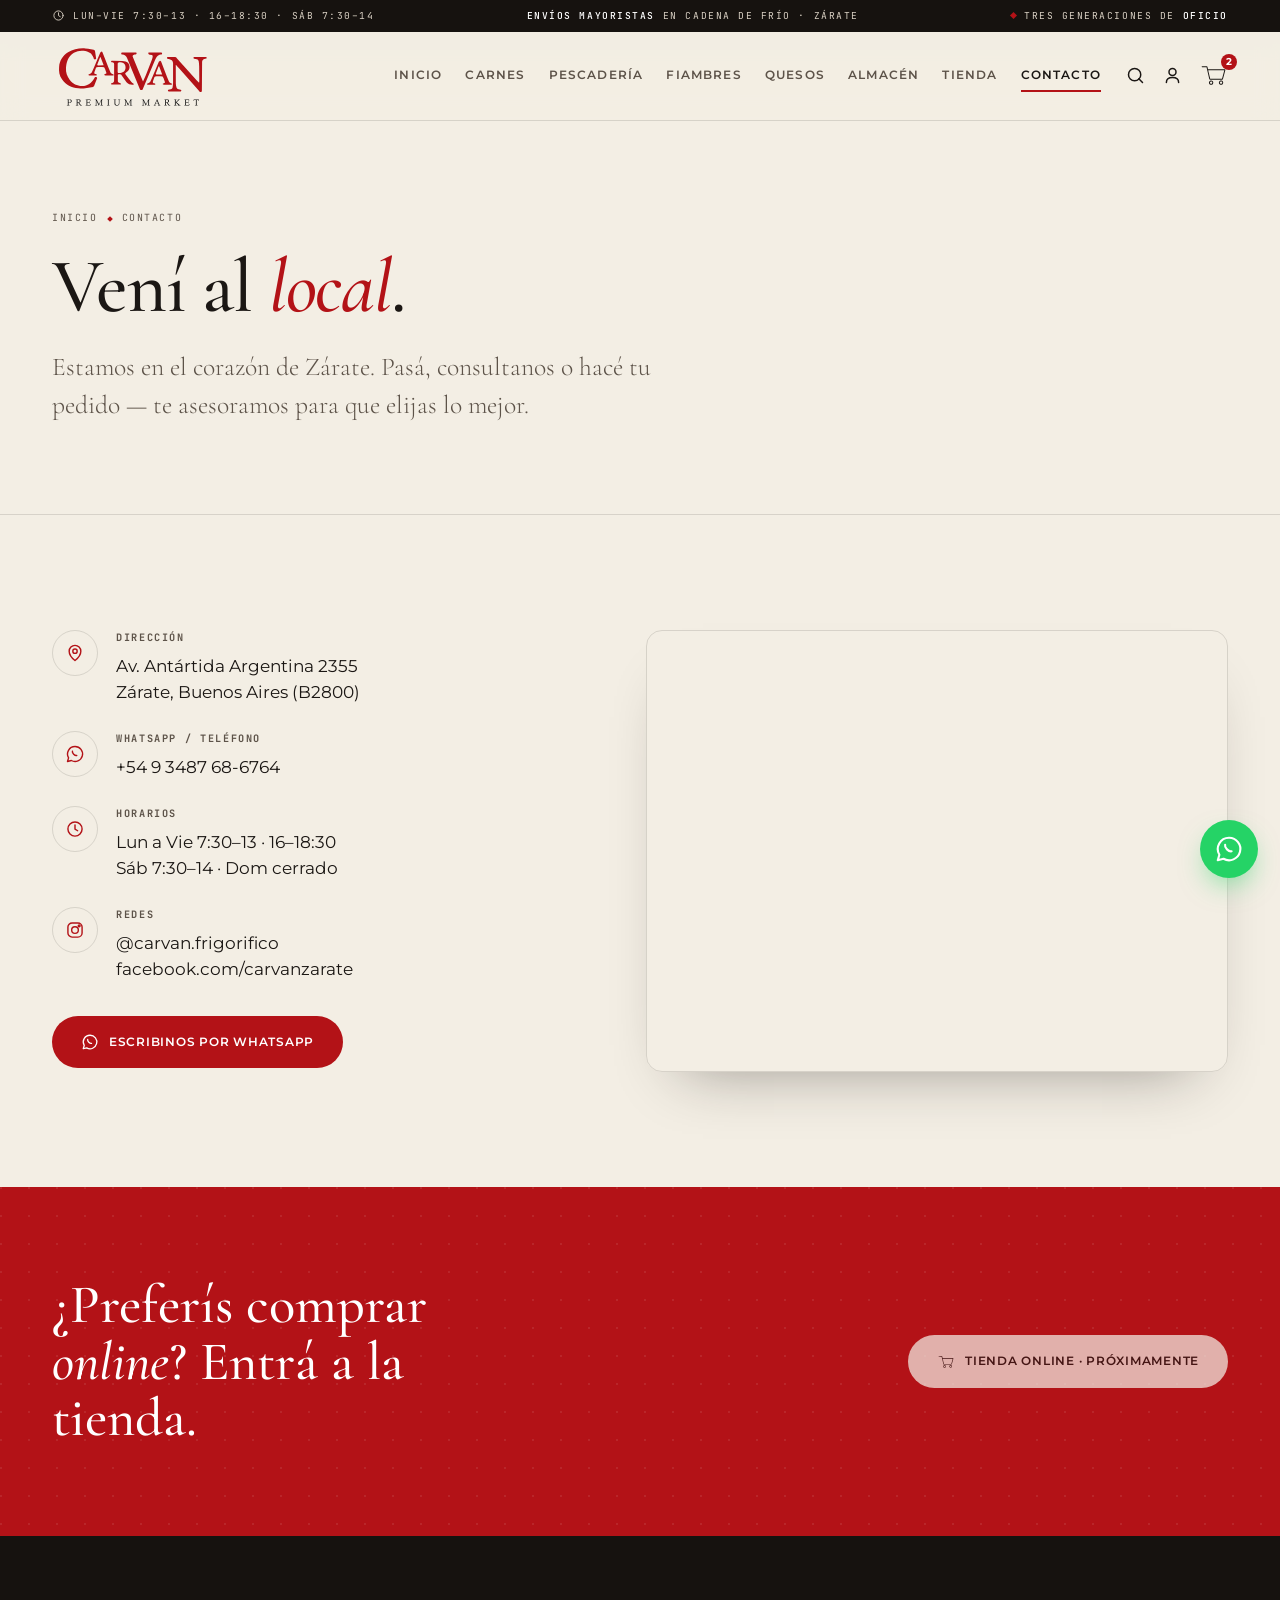
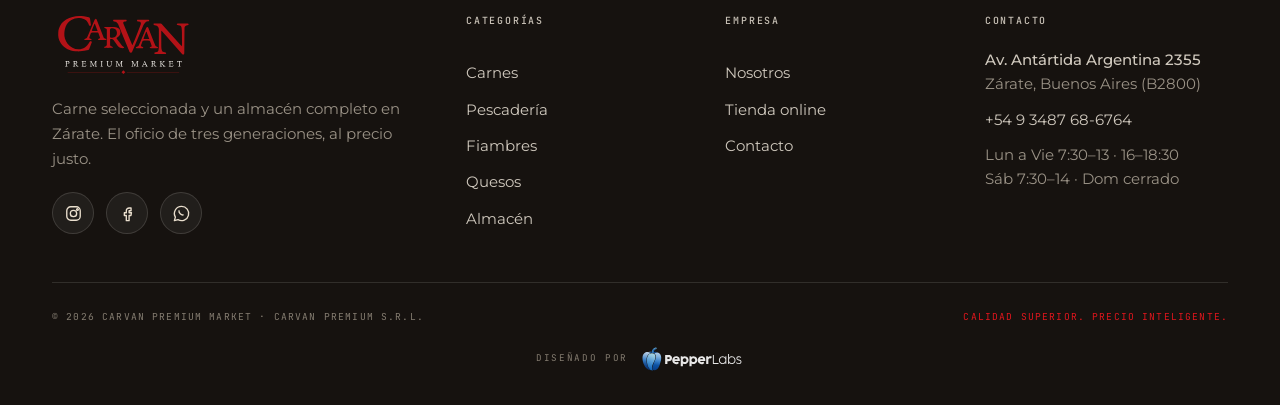
<file: contacto.html>
<!DOCTYPE html>
<html lang="es">
<head>
<meta charset="UTF-8">
<meta name="viewport" content="width=device-width, initial-scale=1">
<title>Contacto · CARVAN Premium Market</title>
<meta name="description" content="Visitá CARVAN Premium Market en Zárate: Av. Antártida Argentina 2355. Horarios, teléfono, WhatsApp y mapa.">
<meta property="og:type" content="website">
<meta property="og:site_name" content="CARVAN Premium Market">
<meta property="og:locale" content="es_AR">
<meta property="og:title" content="Contacto · CARVAN Premium Market">
<meta property="og:description" content="Visitá CARVAN Premium Market en Zárate: Av. Antártida Argentina 2355. Horarios, teléfono, WhatsApp y mapa.">
<meta property="og:image" content="https://matiasmercado88-debug.github.io/assets/back.webp">
<meta name="twitter:card" content="summary_large_image">
<meta name="twitter:title" content="Contacto · CARVAN Premium Market">
<meta name="twitter:description" content="Visitá CARVAN Premium Market en Zárate: Av. Antártida Argentina 2355. Horarios, teléfono, WhatsApp y mapa.">
<meta name="twitter:image" content="https://matiasmercado88-debug.github.io/assets/back.webp">
<link rel="icon" href="assets/favicon.svg">
<link rel="preconnect" href="https://fonts.googleapis.com">
<link rel="preconnect" href="https://fonts.gstatic.com" crossorigin>
<link href="https://fonts.googleapis.com/css2?family=Cormorant+Garamond:ital,wght@0,400;0,500;0,600;0,700;1,400;1,500&family=Montserrat:wght@400;500;600;700&family=JetBrains+Mono:wght@400;500&display=swap" rel="stylesheet">
<link rel="stylesheet" href="css/styles.css">
</head>
<body>
<svg width="0" height="0" style="position:absolute" aria-hidden="true" focusable="false">
  <!-- Iconos CARVAN (provistos por el cliente) -->
<symbol id="c-almacen" viewBox="66 62 866 866" fill="currentColor"><path d="M452.48,750.53c-8.91.1-19.53-2.81-26.21-4.74-7.85,5.12-17.42,11.96-27.6,13.4-73.38,10.36-145.87,12.47-218.94.96-17.24-2.72-35.31-16.51-35.33-34.72l-.22-218.54c-.03-27.38,27-27.64,33.42-41.13-13.61-7.4-14.54-16.57-15.08-29.5-.75-17.86,8.48-32.58,27.82-33.19l203.95-.09,13.84,5,28.36-38.19c21.11-28.43,27.74-54.57,13.2-90.08-3.36-8.2-2.16-25.12-1.3-34.82,1.24-14.05,13.59-22.15,26.21-22.02l54.49.57c17.78.19,27.19,15.11,25.91,31.55l-2.03,26.14c-5.92,9.41-7.81,16.96-7.87,28.02-.14,24.26,4.62,44.04,21.97,61.18l19.87,25.75,221.88.27c12.55.02,23.42,7.08,25,20.47,1.18,9.97-.88,21.74-3.2,31.89l23.44,75.64-.12,181.31c-.02,27.27-33.25,33.68-63.36,44.04l-235.38.04-23.32-.14-79.4.93ZM539.12,280.59l.52-35.32c.05-3.2-8.43-7.73-11.39-7.67l-59.4,1.2c-7.6.15-10.99,30.7-1.75,42.29l72.01-.49ZM495.8,665.45c-.01,17.02-13.69,25.8-28.8,23.98-2.89-.35-8.02-5.48-7.58-8.36,1.43-9.31,21.93-2.13,21.91-15.7l-.28-162.83c-.03-20.34,9.41-37.73,33.12-38.35l39.26-1.03c18.11-.47-14.68-46.46,17.16-65.16l-29.57-38.04c-14.22-18.3-10.05-42.37-10.18-65h-60.32c3.05,29.14.5,54.67-16.53,76.65-11.69,15.08-28.37,29.9-33.11,49.19-4.25,17.32-2.57,38.45-2.16,56.1,10.95,8.57,19.6,19.19,18.37,34.66l.14,212.52-1.57,8.29c-.31,1.62,5.35,3.23,7.2,3.23l89.69-.05-2.28-22.15.54-187.04c3.41-16.18,13.18-32.94,18.78-47.97l-35.92.18c-9.62.05-17.72,7.2-17.73,17.42l-.14,169.45ZM816.14,443.77c4.92-11.03,5.75-22.32-.78-32.56l-238.44-.09c-10.04,5.31-10.27,23.95-2.07,32.42l241.3.23ZM394.55,417.49l-204.54.06c-9.91,0-13.64,10.3-12.75,18.61.51,4.7,1.27,10.85,2.9,13.48,1.62,2.63,8.53,3.69,12.53,3.69l205.38.08c11.51-10.24,7.02-35.92-3.52-35.92ZM780.67,735.56l.05-207.66,30.8-69.32-238.24-.45-28.21,69.28v191.27c-1.39,6.17,3.99,16.91,10.94,16.91l224.65-.02ZM159.37,711.57c-3.73,17.24,5.62,31.6,21.52,34.05,73.36,11.3,146.88,9.57,220.24-1.7,12.47-1.92,21.12-13.77,21.12-25.58l.12-206.88c.01-25.69-24.25-19.56-33.32-43.64h-197.05c-8.28,27.37-41.34,15.54-32.31,56.51,69.56,9.66,138.44,10.35,208.83,4.49,12.12-1.01,22.6,7.28,22.62,19.34l.21,144.24c.02,13.96-9.67,22.19-22.89,23.79-70.43,8.48-139.69,7.89-209.08-4.61ZM831.72,718.98c3.78-1.46,7.72-9.65,7.77-13.39l-.02-178.05-17.38-57.31-26.85,59.86v203s36.49-14.11,36.49-14.11ZM376.76,700.38l-.04-157.96c-75.08,6.53-145.09,6-218.45-3.97l.19,158.86c73.21,11.71,144.62,13.8,218.29,3.07Z"/>
  <path d="M647.7,683.68l-4.07,17.34c-1.34,2.08-4.83,5.53-6.91,6.71s-7.55-5.12-7.18-7.54l2.96-19.2c-25.3-6.54-39.91-27.19-35.47-53.1,1-5.85,6.45-12.27,11.53-16.03-4.72-14.05-4.2-32.26,9.66-42.03-.26-11.55-6.1-28.1,6.45-38.98,4.77-4.14,17.53.58,25.17,4.78,3.48-15.3,15.11-38.72,33.77-38.78,15.76,8.15,17.22,34.23,12.17,48.31,9.07-.11,21.46-.17,26.32,3.78,5.89,12.67-1.51,28.64-11.6,38.27l5.11,10.74c-1.68,11.16-8.24,23.15-14.59,32.7,1.52,6.57,2.52,16.87-.37,23.12-9.64,20.82-25.44,32.83-52.93,29.9ZM669.81,556.28c15.38-5.27,20.11-31.6,10.26-43.66-14.77,4.76-22.85,33.24-10.26,43.66ZM655.63,585.67c6.76-21.55-7.37-39.61-25.1-42.26-4.5,20.95,6.53,37.89,25.1,42.26ZM710.04,558.99c-21.27-2.09-36.55,9.21-41.09,29.37,18.78,3.12,38.77-9.83,41.09-29.37ZM644.36,627.64c7.31-22.81-5.49-36.24-22.86-43.36-3.52,12.12-2.79,20.03,3.48,31.19l19.38,12.17ZM701.44,601.2c-20.74-2.73-39.97,7.62-43.5,30.13,23.94-1.78,36.52-7.15,43.5-30.13ZM635.87,667.07c5.53-21.24-8.96-35.93-24.68-39.84-4.93,20.08,5.98,36.76,24.68,39.84ZM689.33,643.14c-20.98-4.1-35.08,9.04-40.92,26.63,18.88,4.27,37.71-7.51,40.92-26.63Z"/>
  <path d="M284.28,673.99l-4,15.62c-.57,2.21-10.08-.64-10.31-2.87l-1.16-11.57c-16.43,1.83-32.1-.55-44.89-12.49-8.62-8.04-19.74-26.66-13.64-40.78,12.05-10.42,33.14-3.75,48.53,3.45-8.49-29.89,8.24-52.23,39.17-62.31l8.63,15.42c10.68,25.5.57,52.06-24.96,63.44l.02,17.52c34.15-3.3,34.69-33.88,44.28-29.05,11.96,6.03-9.21,40.37-41.66,43.63ZM294.57,583.53l-6.04-3.38c-19.33,13.03-22.65,28.91-11.48,48.9,19.42-8.76,23.7-25.07,17.52-45.51ZM268.63,659.88c-7.4-23.41-25.11-30.55-46.07-29.38,2.3,11.23,8.07,21.8,15.49,26.29,9.8,5.92,22.31,7.1,30.57,3.1Z"/></symbol>
  <symbol id="c-carnes" viewBox="56 56 888 888" fill="currentColor"><path d="M388.48,645.79c-65.87,28-140.33,34.28-199.05-5.16-31.15-20.92-53.83-53.64-53.65-91.95l.42-91.56c3.59-43.22,28.72-79.69,61.34-107.16,72.84-61.34,174.2-75.65,268.49-69.29,47.09,3.18,91.41,1.15,137.41-8.33,78.34-16.13,162.3-8.24,218.53,50.5,26.84,28.04,41.75,64.75,41.91,103.97l.34,83.09c.14,33.55-8.15,65.76-21.5,96.19-28.33,64.6-84.85,109.35-154.22,123.38-79.33,16.05-176.99-2.38-227.44-65.56-17.8-22.29-44.19-30.21-72.59-18.14ZM384.02,537.18c32.09-16.71,66.23-8.69,87.65,18.65,46.2,58.96,138.22,78.66,211.9,62.98,84.33-17.94,149.18-83.82,162.15-169.17,7.93-52.19-13.88-101.32-55.51-132.33-55.69-41.48-122.69-40.78-189.61-27.64-43.16,8.47-84.66,11.07-128.83,8.13-91.2-6.08-185.01,3.36-257.85,59.97-58.03,45.1-88.61,124.25-32.91,174.33,52.16,46.9,138.89,38.47,203.01,5.08ZM217.2,637.33c38.54,16.78,80,21.24,119.02,8.52l51.45-16.78c31.22-10.18,62.38-3.24,83.47,21.91,16.39,19.54,35.97,35.48,59.79,45.99,107.09,47.26,238.68,18.91,293.47-89.27,16.42-32.43,23.26-67.73,23.47-104.23-47.21,104.34-146.6,150.05-257.52,134.11-56.01-8.05-103.71-35.06-138.87-78.82-14.74-18.35-41.29-17.89-60.92-7.17-75.52,42.39-184.37,45.39-238.22-27.24-5.92,47.03,17.86,92.51,64.86,112.98Z"/>
  <path d="M370.59,495.84c-34.77,21.31-70.81,33.87-110.42,28.52-24.55-3.32-48.65-15.35-59.5-37.84-12.31-25.52-5.22-54.39,10.78-77.04,21.69-30.7,53.17-49.71,88.94-62.74,99.31-36.18,192.68-7.94,256.56-18.31l86.09-13.97c36.25-5.88,71.81-1.76,104.11,14.36,43.64,21.78,66.78,66.49,58.55,114.77-15.57,91.3-105.23,147.57-199.52,135.49-46.38-5.94-83.91-28.92-112.74-64.84-30.68-38.21-80.72-44.22-122.85-18.4ZM365,480.4c46.22-28.41,105.22-20.67,140.19,22.22,28.66,35.14,64.01,56.3,110.67,60.85,73.04,7.12,145.01-32.59,169.19-103.16,11.2-32.69,7.37-68.33-15.39-93.68-40.24-44.82-106.47-41.49-164.51-29.23-38.81,8.2-76.23,9.68-116.23,9.14l-96.02-1.31c-66.71,4.01-147.74,28.04-176.32,89.24-8.4,17.99-8.57,39.18,5.02,53.8,34.37,36.98,97.51,20.33,143.39-7.87Z"/>
  <path d="M723.09,442.52c-25.44,25.63-66.63,26.13-93.23,4.26-18.88-15.53-19.82-41.98-1.05-57.98,26.5-22.59,67.71-22,93.34,2.01,14.49,13.58,15.95,36.6.94,51.72ZM711.31,431.04c9.12-9.92,6.05-22.54-2.5-29.6-19.24-15.89-46.49-17.07-67.43-2.19-4.85,3.45-9.62,12.48-9.79,17.71-.18,5.56,4.17,14.2,9.39,18.13,20.95,15.8,52.1,15.78,70.34-4.06Z"/></symbol>
  <symbol id="c-fiambres" viewBox="31 20 909 909" fill="currentColor"><path d="M829.77,629.72l-162.45,105.03c-38.98,25.2-82.17,31.44-116.48-1.63-16.98-16.36-40.24-34.96-64.74-32.7l-61.79,5.72c-32.17,2.98-77.92-19.9-83.79-58.57l-53.65,20.4c-46.68,17.76-97.46,4.68-131.18-33.28-45.15-50.83-54.02-123.44-28.35-186.29,17.45-42.36,50-74.27,94.72-86.02l350.18-160.5c60.73-27.84,130.87,5.74,165.27,59.74,5.62-14,10.11-29.83,19.07-39.77,9.87-10.94,24.34-11.28,34.69-4.58,10.78,6.98,11.27,21.52,9.29,33.87,13.56,1.97,28.72,6.92,34.29,20.49,7.38,17.96-3.17,34.8-21.82,40.56,6.88,19.41,3.82,36.35-11.33,41.8-6.25,2.25-17.4-.12-22.43-5.01l-20.96-20.37c-.91,31.33-5.95,58.67-22.83,84.56,40.11,19.03,70.35,42.5,53.26,88.29,20.8,5.18,38.23,11.01,51.87,26.52,24.94,28.35,23.95,79.25-10.84,101.74ZM398.41,548.07l61.06-39.57,156.32-96.59c31.09-19.21,69.84-13.65,104.99-3.17,43.98-65.49,19.49-155.67-52.64-189.21-35.79-16.64-71.49-14.22-106.94,2.13l-302.3,139.44c95.43,18.16,135.65,120.65,107.93,209.19l31.58-22.22ZM788.4,338.3c1.76,1.89,9.76,2.42,11.3.49,1.23-1.55,3.26-6.66,2.58-8.69l-6.4-19.25c-.73-2.19-1.77-8.59.17-9.58s6.6-2.41,8.83-2.64c12.05-1.26,19.07-9.23,16.62-19.5-4.51-18.97-28.23-8.77-35.18-14.98s7.14-23.62-2.7-34.88c-10.63-12.16-27.99,12.9-30.78,39.2,6.53,9.48,10.15,16.08,13.05,25.88l15.91,3.95c-.33,4.89-1.53,10.3-3.97,10.7l-14.47,2.41,25.05,26.89ZM192.86,646.08c42.36,25.45,92.06,16.69,124.34-18.8,66.01-72.58,55.82-191.12-22.62-237.68-44.85-26.62-97.07-14.32-130.26,25.84-58.74,71.07-44.82,186.58,28.53,230.64ZM591.58,617.96l165.68-106.16c12.32-7.9,20.84-18.22,21.28-32.11,1.55-49.16-110.67-83.8-157.49-54.52l-168.81,105.55c30.83-3.52,58.21-2.01,86.13,8.96,33.29,16.75,57.93,39.21,53.22,78.28ZM358.03,654.99c5.21,12.86,19.19,25.76,36.43,31.5,24.63,8.2,50.39,4.43,76.18.56l41.35-6.2c38.28-5.74,91.18-5.51,103.1,26.65,3.99,10.78,2.42,22.22-5.08,31.66,12.81,3.6,26.58-4.93,28.39-20.39,5.03-42.97-43.72-62.38-91.35-62.1l-34.5.2c4.75-6.77,11.04-11.93,17.87-12l41.2-.44c42.47-.45,92.03,35.71,80.06,83.11l168.44-108.61c30.05-19.37,29.65-65.52,3.14-86.77-12.96-10.39-27.84-14.44-44.19-17.96l-175.16,112.67c-14.64,9.42-34.63,14.94-50.61,12.86-12.22-1.59-19.36-.73-31.06,2.3-36.18,9.39-78.71-35.85-127.05.11,6.21,4.83,15.89,10.89,24.65,10.87l46.57-.12c6.99-.02,13.79,2.82,14.91,9.8-36.61,9.81-91.61,8.79-102-20.52-11.27-31.81,21.07-56.04,57.01-67.98,34.63-11.5,73.39-9.78,102.94,10.88,14.21,9.93,20.5,24.28,12.52,41.38,3.83.99,13.34,1.21,16.96-.95,15.87-9.51,9.5-43.79-19.89-62.59-33.11-21.18-73.06-23.35-111.02-13.35-55.54,14.64-99.58,56.55-79.8,105.4ZM502.79,628.82c13.51,3.9,30.52.58,36.25-11.8,5.13-11.08-6.72-15.88-13.78-19.59-33.83-17.79-70.31-19.24-104.56-1.88-12.52,6.35-26.32,14.09-28.48,31.67,19.47-10.96,40.79-18.57,62.97-12.16l47.6,13.76ZM586.21,738.46c7.86,1.4,16.24-9.92,16.74-15.94,2.17-25.98-44.32-35.63-80.23-29.04l38.97,29.29c7.13,5.36,14.26,13.86,24.52,15.69Z"/>
  <path d="M713.07,326.59c18.36,3.99-21.4,61.45-37.61,48.57-2.16-1.71,0-9.67,2.65-10.93,25.51-12.05,22.29-40.4,34.95-37.64Z"/>
  <path d="M310.42,490.36c11.56-2.56,21.3,3.76,23.83,14.52,2.39,10.16-3.85,21.38-14.76,24.42-10.25,2.85-21.68-3.1-24.25-14.28-2.34-10.22,3.45-22.06,15.17-24.66Z"/>
  <path d="M205.25,420.21c11.18-5.73,21.66.11,26.04,10.17,3.79,8.7-.27,20.44-9.17,25.26-9.24,5-20.24.85-24.93-7.05-5.68-9.59-3.45-22.49,8.05-28.38Z"/>
  <path d="M163.33,532.25c-10.27-4.45-12.95-15.79-9.84-25.14,2.44-7.35,12.15-13.7,21.71-11.42,10.96,2.62,15.88,13.73,13.6,23.02-2.44,9.94-13.5,18.72-25.47,13.54Z"/>
  <path d="M260.73,609.34c-.51,10.89-8.19,18.64-17.9,18.84-9.68.19-17.59-7.14-17.96-17.28-.36-9.85,7.45-19.06,18.99-18.84,9.79.19,17.34,7.07,16.87,17.27Z"/>
  <path d="M279.21,422.17c9.04-2.28,16.88,4.79,18.61,12.49,1.86,8.32-3.98,16.9-10.76,18.53-9.54,2.29-18.05-1.47-20.89-10.65-2.29-7.41,3.43-17.95,13.04-20.36Z"/>
  <path d="M280.26,582.55c-5.74,2.43-15.01-.15-18.23-5.27-2.59-4.13-1.2-13.38,2.83-16.88,7.82-6.79,15.99-6.15,21.49.24s5.84,16.85-6.09,21.9Z"/>
  <path d="M187.72,573.82c5.82-3.79,14.75-1.9,18.38,4.11,2.75,4.54.96,13.65-4.91,18.19-4.5,3.48-13.67,2.32-17.48-3.24-3.5-5.12-1.88-15.22,4.01-19.05Z"/>
  <path d="M237.07,503.63c4.81-1.56,11.39,0,12.44,3.11,1.15,3.41.13,11.15-2.73,12.79s-9.77.6-12.25-1.57c-2.91-2.55-1.18-13.13,2.53-14.33Z"/>
  <path d="M784.14,607.6l-98.91,62.74-9.24-2.99c-2.49-.81.97-7.97,2.82-9.79l114.47-73.09,8.6-4.79c2.49-1.39,5.97,9.56,3.63,11.36l-21.38,16.55Z"/></symbol>
  <symbol id="c-quesos" viewBox="89 90 821 821" fill="currentColor"><path d="M218.55,793.19c-31.69,3.22-54.72-22.76-54.83-49.65l-.35-90.41c-.09-21.87,27.61-23.03,26.47-56.3-.48-13.93-12.58-26.26-25.48-36.23l-.9-107.38c-.1-11.77,5.55-27.35,15.84-34.26l292.51-196.4c17.8-11.95,37.73-17.41,59.07-15.74,102.55,8.02,217.6,50.14,289.1,123.72,10.04,10.33,16.65,24.69,16.64,40.01l-.27,316.67c-.03,29.71-24.81,45.75-51.08,48.42l-566.73,57.54ZM807.01,370.79c5.31-5.39,8.93-8.59,9.19-11.28,1.4-14.54-48.45-52.02-74.61-67.91-63.81-38.77-135.11-59.84-209.5-67.41-16.44-1.67-31.64.32-45.76,9.81l-302.53,203.36c7.47,4.69,15.09,5.5,24.32,4.4l598.9-70.97ZM181.52,746.39c.05,17.65,18.57,31.28,35.56,29.53l573.86-58.8c15.42-1.58,28.46-14.77,28.48-30.38l.25-303.96-34.3,8.35-586.64,69.29-17.7-3.07.22,95.43c16.31,12.36,26,28.29,25.94,47.12-.06,19.01-7.33,36.38-25.97,48.25l.3,98.22Z"/>
  <path d="M367.36,513.43c29.44-6.98,55.41,10.87,61.48,37.33,6.3,27.46-9.84,55.23-38.65,62.02-24.9,5.86-52.78-9.74-59.86-36.96-6.67-25.64,6.78-55.22,37.03-62.39ZM365.07,532.6c-18.3,9.13-22.63,30.24-15.22,45.03,8.32,16.59,28.2,22.86,44.26,14.81,15.46-7.75,22.48-27.51,16.31-42.35-7.17-17.25-27.39-26.45-45.36-17.49Z"/>
  <path d="M632.11,461.02c25.87-4.79,46.66,12.59,49.91,34.21,3.64,24.29-10.77,45.15-33.7,49.56-23.1,4.45-44.93-10.03-49.67-31.79-5.14-23.57,7.46-47.17,33.47-51.99ZM629.53,479.81c-14.35,6.88-17.12,23.34-12.07,33.38,6.77,13.45,21.27,18.44,33.2,12.36,12.28-6.26,17.68-20.45,13.25-31.49-5.48-13.65-19.71-21.29-34.38-14.25Z"/>
  <path d="M730.77,566.14c24.07-3.39,41.43,13.94,43.63,33.91,2.45,22.26-12.44,40.39-33.63,43.22-21.28,2.84-39.97-11.22-43.43-31.73-3.57-21.21,9.79-42.07,33.43-45.4ZM727.82,584.6c-13.87,5.08-16.86,19.45-10.35,31.27,4.48,8.12,15.92,13.58,27.65,8.11,8.85-4.13,14.78-16.64,10.89-27.38-3.68-10.15-15.59-16.61-28.19-12Z"/>
  <path d="M549.03,621.1c22.93-2.74,39.27,14.06,41.98,32.75,3.07,21.2-13.01,39.62-31.85,42.3-21.47,3.05-39.31-10.97-42.89-29.71-4.06-21.27,9.29-42.53,32.76-45.34ZM546.08,639.75c-13.61,4.69-16.36,18.69-10.76,29.3,4.38,8.31,15.88,12.6,26.14,8.36,9.56-3.95,15.55-15.42,11.1-26.78-3.36-8.58-14.82-14.9-26.48-10.88Z"/>
  <path d="M286.05,725.86c-18.92,1.57-31.13-12.87-31.02-27.52.13-16.89,14.53-29.43,32.62-27.28,14.53,1.73,24.38,13.83,24.27,27.32-.1,12.42-9.74,26.14-25.87,27.47ZM278.17,688.59c-6.81,3.44-7.5,14.04-3.81,16.97,3.16,2.51,10.89,4.24,14.46,3.02,4.16-1.42,6.49-11.76,4.69-15.81-1.53-3.45-10.59-6.59-15.34-4.18Z"/></symbol>
  <symbol id="c-precio" viewBox="80 122 750 750" fill="currentColor"><path d="M439.43,781.2c-23.02,24.17-58.18,33.9-83.71,11.27l-170.16-150.92c-22.9-20.31-33.08-54.67-11.04-80.32L443.07,248.64c21.86-25.44,44.24-38.89,78.08-42.79l133.22-15.36c18.14-2.09,34.45,4.77,47.32,15.68l23.96,20.3c11.4,9.65,22.35,24.79,22.22,41.69l-1.07,141.76c-.28,36.62-13.78,63.05-38.65,89.16l-268.73,282.14ZM417.7,778.55l286.8-300.48c17.5-18.33,25.03-40.17,25.36-65.03l1.78-133.59c.19-14.11-3.76-29.7-14.63-38.74l-32.32-26.88c-5.69-4.74-21.75-7.76-30.07-6.75l-132.4,16.04c-18.69,2.26-39.93,6.61-53.36,22.23l-283.49,329.7c-15.32,17.82-2.01,41.93,12.1,54.44l171.9,152.54c11.74,10.42,37.41,7.97,48.32-3.46Z"/>
  <path d="M376.35,598.02c-2.34,2.21-9.41,3.67-11.92,2.12s-3.3-9.67-1.29-12.09l14.71-17.76c-26.55-25.64-24.53-66.52-6.05-68.7,3.39-.4,9.86,6.44,8.83,10.34-3.64,13.75-2.6,35.06,11.97,44.04l44.26-48.97c-21.3-24.63-26.75-51.83-6.78-73.82,19.94-21.95,49.69-19.49,75.84-.54l11.16-12.93c2.27-2.63,10.01-3.89,12.91-2.03,2.9,1.86,3.66,11.05,1.18,13.83l-12.61,14.13c14.23,15.96,22.27,34.22,15.65,55.99-1.23,4.04-9.84,9.08-13.6,7.57-15.24-6.1,6.32-28.31-16.43-50.04l-42.84,46.71c8.45,12.82,16.21,23.81,18.86,37.68,4.16,21.78-10.65,40.78-26.92,49.69-20.53,11.23-42.18,6.52-60.86-10.35l-16.07,15.13ZM491.41,447.58c-16.51-13.9-36.36-12.78-47.06,1.48-10.19,13.58-4.77,31.23,6.74,42.94l40.32-44.42ZM404.6,567.95c17.93,16.35,36.58,13.18,48.84-.87,10.57-12.12,7.62-30.24-6.71-45.19l-42.13,46.06Z"/>
  <path d="M628.3,258.38c27.17-5.64,50.92,11.85,56.21,36.09,5.48,25.12-10.81,49.82-36.95,55.39-23.34,4.98-48.03-9.24-54.35-33.58-6.27-24.13,7.58-52.19,35.08-57.9ZM631.33,275.42c-18.64,4.63-26.04,23.12-21.24,38.45s20.23,23.46,35.58,19.29c15.47-4.21,25.85-19.91,21.86-36.2-3.41-13.91-19.24-25.75-36.2-21.54Z"/></symbol>
  <symbol id="c-calidad" viewBox="-143 -69 764 764" fill="currentColor"><path d="M309.46,618.07l-71.07-159.17-71.88,161.39c-3.95,8.87-21.3,5.06-24.59-2.54l-44.72-55.84-69.67,2.94c-4.41.19-12.33-4.02-14.55-7.33s-2.71-12.92-.95-16.99l61.59-141.78c-28.56-10.47-44.17-37.09-41.19-66.95,1.96-19.64-3.23-37.26-15.54-52.2-22.47-27.2-22.51-63.7-.19-91.29,12.12-14.99,18.3-32.03,16.11-51.85-4-36.18,18.92-66.24,54.22-73.11,18.69-3.64,31.59-14.61,41.3-30.38C146.61,3.29,180.97-8.16,212.82,6.21c17.53,7.91,34.78,7.41,52.39-.21,32.17-13.92,66.57-3.09,84.57,26.98,10.16,16.97,23.86,26.9,43.4,31.2,32.72,7.2,55.56,35.54,51.52,69.21-2.51,20.98,3.52,39.38,16.55,55.31,22.28,27.24,22.27,63.37-.53,90.47-11.68,14.11-18.22,30.85-16.03,49.82,3.55,30.66-10.86,57.89-40.42,69.89l61.26,142.45c1.71,3.97,1.08,12.82-1.06,16.01-2.45,3.64-11.51,7.41-16.49,7.22l-68.31-2.71-44.95,57.09c-2.28,2.89-8.94,6.05-12.24,6.53-3.31.48-11.3-3.51-13.04-7.4h.02ZM336.42,423.39c11.61-19.21,28.89-30.38,49.53-35.11,27.07-6.2,45.36-28.17,42.52-56.53-2.25-22.39,3.63-43.98,18.06-61.37,18.7-22.52,19.52-50.4.57-73.44-13.99-17.01-21.55-38.11-18.6-60.38,3.86-29.13-14.27-50.7-41.74-57.35-21.35-5.16-39.16-17.18-50.05-36.04-13.98-24.23-41.57-32.82-67.12-21.37-21.96,9.83-43.52,8.25-65.36-1.01-22.7-9.63-47.85-2.15-60.43,18.88-12.33,20.6-30.63,35.12-54.67,40.21-27,5.72-43.08,28.36-40.19,56.56,2.32,22.61-4.4,42.7-18.25,60.14-17.84,22.46-18.81,50.63-.69,72.67,14.63,17.79,21.52,39.41,18.83,62.72-3.17,27.51,14.37,49.74,41.16,55.77,22.51,5.07,40.34,16.82,52.13,36.84,13.52,22.95,40.52,31.42,65.07,20.72,20.38-8.88,41.09-9.58,61.55-.57,25.63,11.29,52.66,3.49,67.67-21.34h0ZM322.88,607.27l49.91-62.14,77.42,2.14-62.17-143.15c-17.58,4.74-29.19,14.46-37.92,28.6-20.16,32.66-57.12,43.04-93.38,24.43l66.14,150.12h0ZM154.44,607.47l66.43-150.19c-39.21,17.95-72.63,8.11-93.14-24.24-9.02-14.22-22.08-25.06-39.3-27.5l-61.33,141.86,78.68-1.83,48.67,61.91h0Z"/>
  <path d="M313.75,375.11c-63.91,34.62-140.77,21.36-189.78-29.74-66.79-69.65-58.58-177.44,15.27-236.92,72.37-58.3,180.78-41.52,232.64,36.16,51.87,77.69,26.97,184.41-58.12,230.51h-.01ZM382.11,235.63c1.23-79.93-61.55-141.43-136.98-145.24-75.67-3.83-141.87,53.16-149.43,129.5-7.22,72.89,43.27,142.47,118.62,155.59,85.22,14.84,166.41-50.35,167.79-139.85h0Z"/>
  <path d="M288.34,321.59l-50.06-27.44-46.15,26.62c-2.99,1.73-10.73,1.33-13.35-.19-3.06-1.77-6.63-9.05-5.98-12.68l9.87-55.41-37.45-35.39c-1.91-1.81-4.21-7.4-4.49-9.96-.33-3.07,5-10.08,8.47-10.52l55.64-7.06,21.55-47.75c1.25-2.77,5.28-7.04,7.74-8.63,2.95-1.9,13.12.75,14.72,4.22l23.58,51.5,52.59,7.04c3.22.43,8.68,3.44,10.43,5.89,1.75,2.44.15,11.14-2.39,13.54l-38.65,36.61,9.9,53.93c.52,2.83-.63,9.21-1.57,11.6-1.18,2.99-11.53,5.64-14.41,4.06v.02ZM239.02,276.38l47.47,25.7-9.81-54.43,37.89-36.77-52.5-6.81-23.54-49.39-24.06,49.41-52.24,6.81,37.99,35.81-9.62,55.84,48.42-26.15v-.02Z"/></symbol>
  <symbol id="c-envios" viewBox="91 228 950 544" fill="currentColor"><path d="M334.07,649.94c-3.38,38.82-34.43,67.44-71.73,67.74-37.43.3-69.42-29.19-71.76-67.51l-38.96-.74c-22.35-.42-40.35-19.78-40.35-41.77v-81.73c0-55.17,51.32-69.83,62.59-87.35l74.92-116.54c13.61-21.17,37.06-39.48,64.05-39.49l386.43-.24c21.4-.01,35.75,15.46,35.75,36.2v291.06c0,23.55-16.77,40.45-40.11,40.41l-30.7-.05c-3.37,37.92-33.83,67.05-70.79,67.75-38.01.72-70.2-28.67-73.14-67.77l-186.2.03ZM154.04,637.09l36.39-.28c5.29-37.05,36.36-63.08,72.03-63.14,36.04-.05,66.91,26.62,71.21,63.43l186.62-.2c5.71-38.22,37.43-63.62,73.13-63.05,35.82.57,66.05,27.16,70.48,63.33l31.24-.14c12.3-.06,26.72-8.57,26.73-23.8l.16-296.53c0-12.78-10.71-20.96-22.9-20.95l-388.24.3c-22.96.02-41.2,17.77-52.63,35.54l-73.96,114.99c-11.67,18.14-55.29,30.65-58.97,70.44l38.52-.02c4.68,0,13.1,4.72,14.94,8.73,5.94,12.96-2.13,45.07-18.17,50.97-10.36,3.81-22.52,2.35-36.15,2.32l.38,30.26c.2,15.57,14.11,27.92,29.2,27.8ZM156.95,563.27c10.7-7.6,10.54-21.44,10.91-32.95l-43.51-.63.19,36.42c10.99-.03,25.26,2.24,32.41-2.84ZM252.12,587.97c-34.5,6.41-54.48,38.48-47.3,69.77,6.98,30.42,36.76,51.72,67.63,45.86,31.38-5.95,52.8-36.75,47.83-67.76-4.96-30.98-35.28-53.98-68.16-47.87ZM638.86,680.55c19.89-25.51,14.57-59.94-8.55-79.47-23.18-19.57-56.6-18.53-78.76,2.16-21.63,20.2-24.14,54.42-5.41,78.2,11.83,15.03,29.04,23.38,47.2,23.14,17.16-.22,33.57-8.71,45.51-24.03Z"/>
  <path d="M882.84,473.01l-102.03.14c-2.54-.9-6.86-4.4-6.77-6.72.09-2.31,4.13-5.52,6.82-6.58l100.88-.04,6.55,4.63c1.87,1.33-2.79,7.53-5.46,8.56Z"/>
  <path d="M864.1,407.11l-82.92.08c-2.48,0-6.97-3.9-7.02-6.05-.07-2.58,4.46-7.51,7.23-7.51l80.54.03c2.96,0,7.14,3.44,8.11,5.46.97,2.01-3.21,8-5.94,8Z"/>
  <path d="M848.03,538.45l-65.59.24c-2.75.01-7.54-3.2-8.15-5.33-.73-2.55,3.61-7.26,6.38-8l66.18-.14,6.65,4.43c1.95,1.3-2.94,8.78-5.47,8.79Z"/>
  <path d="M630.98,533.07l-127.28.09c-11.95,0-22.07-10.76-22.07-22.24l.1-148.27c0-12.31,9.69-21.63,22-21.62l128.19.1c13.16,0,21.61,11.57,21.6,23.81l-.14,146.87c-.01,11.56-10.15,21.26-22.4,21.27ZM601.23,354.47l.09,57.06c-2.55,1.87-9.94,3.44-12.66,1.77l-19.43-11.93-22.49,13.14c-1.78,1.04-6.25,1.1-7.68.07-1.43-1.03-3.47-5.67-3.45-7.92l.66-52.64-32.54-.18c-3.19-.02-8.95,5.64-8.94,8.96l.17,148.92c0,3.83,5.23,8.58,8.99,8.57l127.34-.18c5.22,0,9.5-5.37,9.5-10.54v-144.62c0-5.82-5.3-11.24-10.85-11.12l-28.72.64ZM588.22,398.09l.03-44.14-39.28.33-.06,44.08,21.04-11.27,18.27,11Z"/>
  <path d="M378.92,462.98l-136.25.05c-6.9,0-15.16-7.62-17.05-12.67-2.36-6.32-.57-15.88,3.33-21.83l49.98-76.4c6.64-10.15,19.94-20.71,32.34-20.77l70.88-.36c11.46-.06,22.7,11.36,22.73,22.58l.18,81.45c.03,12.88-10.03,27.95-26.15,27.95ZM379.05,449.75c8.4-1.52,12.56-7.65,12.56-14.59v-79.77c0-4.92-5.9-11.85-11.07-11.83l-65.96.32c-9.43.05-19.12,7.64-24.19,15.08l-52.75,80.92.83,7.05c.18,1.53,4.41,2.48,6.44,2.93l134.14-.11Z"/>
  <path d="M395.89,503.07l-36.97.27c-2.41.02-7.6-4.19-7.47-6.58s4.99-6.38,7.63-6.39l34.93-.16c2,0,6.39,2.87,7.62,4.34,1.54,1.84-3.12,8.49-5.75,8.51Z"/>
  <path d="M251.97,617.79c16.04-6.06,32.54,2.35,38.05,17.36,5.26,14.32-1.88,31.36-18.12,37.35-12.97,4.79-29.55-1.65-35.82-15.46-6.58-14.49-1.5-32.69,15.88-39.26ZM256.71,629.75c-9.69,3.67-12.07,13.99-8.46,22.07,3.1,6.95,12.19,10.87,20.03,7.96,7.88-2.92,11.96-12.08,9.25-20.26-2.46-7.41-11.1-13.45-20.81-9.77Z"/>
  <path d="M580.69,618.18c16.88-6.76,33.64,1.16,39.57,17.91,4.59,12.96-2.07,29.61-17.66,36.14-13.54,5.67-30.15-.78-37.2-15.71-6.24-13.2-1.18-31.75,15.29-38.34ZM587.83,629.56c-10.69,3.28-13.75,13.61-10.15,21.72,3.05,6.86,11.94,10.95,19.31,8.74,8.36-2.51,13.26-11.72,10.69-20.03-2.25-7.26-10.84-13.19-19.85-10.43Z"/></symbol>
  <symbol id="c-tienda" viewBox="79 76 843 843" fill="currentColor"><path d="M773.6,788.16l-537.37.47c-25.6.02-46.06-14.5-46.07-41.47l-.1-245.02c-25.34-14.47-36.34-38.62-35.5-66.14l1.3-42.73,49.63-153.71c7.2-22.3,22.12-32.69,46.26-32.67l507.81.36c21.87.02,31.41,21.97,36.65,38.09l47.13,144.98,2.01,39.5c1.53,30.06-9.12,55.88-35.09,72.54l-.17,245.23c-.01,18.08-14.07,40.56-36.49,40.58ZM289.93,394.36l29.7-169.73-74.12-.07c-12.02-.01-19.78,8.12-23.3,19.14l-48.03,150.47,115.75.19ZM423.62,394.44l7.27-169.95-93.43.36-30.37,169.52,116.54.07ZM558,394.14l-11.79-169.47-97.96.09-7.4,169.77,117.16-.39ZM692.65,394.46l-33.6-169.79-95.69.1,12.48,169.64,116.81.05ZM774.66,234.98c-4.47-4.76-13.56-10.52-18.36-10.5l-79.6.44,33.74,169.28,115.63.34-51.4-159.56ZM287.66,447.07l.93-35.19-116.07.12c-.33,14.95-1.4,29.36,1.68,42.47,6.49,27.56,33.21,43.93,59.47,42.14,25.02-1.7,53.21-20.5,53.98-49.55ZM422.87,440.97l.39-29.07h-116.96s.6,36.25.6,36.25c4.35,30.71,33.24,50.76,61.97,48.3,27.81-2.38,53.59-24.25,54.01-55.48ZM558,441.67l-.27-29.77-117.09.12,1.91,39.17c5.22,29.84,33.99,47.26,62.02,45.12,27.65-2.11,53.69-25.01,53.42-54.65ZM693.63,441.69l-.32-29.8-117.43-.05,1.17,37.82c4.87,30.43,34.53,49.67,63.09,46.8,27.4-2.75,53.81-25.2,53.49-54.78ZM826.67,446.93l1.01-34.94-116.51-.11,1.38,37.93c4.1,28.57,30.99,47.18,58.18,46.7,25.71-.46,55.08-20.12,55.93-49.58ZM400.28,563.31c19.61,2.5,37.27,17.49,37.29,38.1l.21,169.46,333.6-.03c12.9,0,21.78-11.7,21.77-23.68l-.13-236.87c-35.76,10.59-73.06-2.69-90.28-37.3-13.38,25.04-39.22,41.26-67.65,41.23-28.65-.03-55.15-14.53-68.02-41.8-15.06,26.92-39.84,41.93-67.64,41.87-27.92-.07-52.65-14.78-67.54-42.07-13.16,25.56-38.41,41.01-65.24,41.93-28.74.99-54.14-13.01-69.46-40.79-19.15,34.77-54.24,47.15-90.04,37.27l.04,236.65c0,13.71,9.99,23.52,22.99,23.54l54.74.1-.07-162.46c-.01-22.37,12.9-44.31,38.29-44.52l77.14-.64ZM419.94,770.74l.16-168.04c-.68-12.91-11.02-21.83-23.92-22.21l-70.98.19c-14.22.57-22.82,10.99-22.79,24.89l.32,165.42,117.21-.25Z"/>
  <path d="M699.75,731l-167.24.21c-18.2-2.09-30.57-15.29-30.55-33.35l.12-101.01c.02-17.96,14.41-33.4,33.06-33.39l165.5.14c19.26.02,33.04,16.25,33.09,34.42l.26,99.34c.05,19.2-13.74,33.61-34.24,33.63ZM699.96,713.93c9.66,0,16.08-8.07,16.09-15.7l.19-102.11c.01-7.33-6.86-15.52-14.76-15.52h-166.8c-7.23-.01-15.21,8.63-15.23,15.32l-.23,102.6c-.02,8.13,7.02,15.57,15.4,15.56l165.34-.14Z"/></symbol>
  <symbol id="c-pescaderia" viewBox="76 65 854 854" fill="currentColor"><path d="M712.31,536.29c-11.1,4.77-21.36,10.86-30.8,18.14l-55.27,42.61c-36.87,23.65-100.39,45.15-147.08,52.35,4.37,8.73,8.94,17.7,11.17,26.41,3.76,14.71-5.7,28.03-20.33,30.69-37.55,6.82-78.78-25.31-101.12-57.73-80.82-12.58-160.31-49.84-210.92-114.2-4.2-5.34-5.65-15.11-4.74-21.53.78-5.46,6.83-10.84,14.71-15.45-12.08-6.8-19.84-21.95-11.89-35.91,41.57-73.09,134.33-119.15,218-128.65,37.45-44.33,89.72-69.66,145.79-48.06,39,16.81,67.91,50.81,77.56,91.64l73.64,46.57,40.7,24.23c28.96-35.64,105.56-94.87,134.11-68.87,18.94,17.24-5.18,62.25-19.65,88.59l-13.54,24.64,26.14,45.81c11.09,19.44,20.41,53.53,6.95,65.25-28.61,24.91-102.89-30.21-133.44-66.52ZM580.16,368.08c-11.42-32.16-34.19-55.04-62.43-68.96-45.39-19.09-89.78-3.35-122.55,31.96,66.66-4.39,127.31,8.79,184.98,36.99ZM724.74,530.84c15.85,15.09,33.27,31.24,52.63,44.06,19.64,13,53.27,27.27,59.72,16.73,8.16-13.33-9.82-48.02-22.01-68.76-5.3-9.02-14.88-20.29-15.01-31.11-.14-12.07,10.02-24.47,15.98-34.59,13.1-22.24,31.38-60.96,19.12-69.85-10.37-7.51-45.47,9.97-63.29,23.18-16.6,12.3-32.13,26.91-45.78,41.02,4.57,4.48,7.12,7.72,6.98,10.44-.78,14.24-47.04-11.03-69.48-26.69-83.27-58.15-160.45-97.07-265.61-90.55-88.01,5.46-181.6,45.39-228.72,120.94-3.45,5.53-2.07,14.51,3.07,18.01l26.39,17.95c2.89,1.96,4.75,7.87,2.41,10.89-6.21,8.04-19.51-9.84-32.84.58-3.23,2.52-.69,12.11,2.43,15.75,99.23,116.19,279.64,139.99,414.72,73.18l14.76,3.1c-1.01-13.42,9.75-12.92,16.03-17.7l66.71-50.69c20.01-15.21,53.6-27.33,49.81-14.97-.73,2.37-3.82,5.56-8.01,9.09ZM476.33,675.06l-12.37-24.11c-25.51,1.8-49.81,1.76-75.78.25,26.7,36.79,93.81,61.72,88.16,23.86Z"/>
  <path d="M477.69,591.01c-44.09,4.91-95.12-39.46-94.67-50.1.11-2.5,3.65-7.35,6.01-8.75,42.99-25.48,102.64-9.54,110.39,26.58,3.2,14.89-4.9,30.39-21.73,32.27ZM464.45,538.79c-21.63-9.15-44.99-7.88-65.84,2.23,21.84,25.77,72.42,47.47,85.6,32.75,7.54-8.42-.49-26.83-19.76-34.98Z"/>
  <path d="M340.89,399.24c50.37,79.73.12,167.74-11.73,156.3-1.73-1.67-2.2-7.43-.7-9.69,27.97-41.97,28.03-95.51,1.5-138.34-1.9-3.06-1.59-8.15.46-9.69,2.2-1.66,8.98-.94,10.47,1.42Z"/>
  <path d="M255.44,433.14c14.73-6.17,29.66,1.74,34.78,15.3,4.75,12.56-1.62,28.25-15.99,34.23-11.75,4.89-26.58-.58-32.7-13.86-5.5-11.95-1.29-29.3,13.91-35.67ZM260.46,445.55c-7.4,3.16-9.04,12.17-6.26,17.8s10.61,8.43,15.87,6.11c6.43-2.84,9.25-10.22,7.39-16.8-1.51-5.36-9.72-10.22-17-7.11Z"/></symbol>
  <symbol id="i-carnes" viewBox="0 0 48 48" fill="none" stroke="currentColor" stroke-width="1.6" stroke-linecap="round" stroke-linejoin="round"><path d="M10.5 25c0-8 6.5-14 16.5-13 7.2.7 13 5 13 11 0 7-6.8 11-15 11-9 0-14.5-3-14.5-9z"/><circle cx="23" cy="23.5" r="4.5"/><path d="M40 23.5c2.5-.4 4.5-2.2 4.5-4.4M40 25.4c2.4.3 4.3 1.7 4.6 3.8"/></symbol>
  <symbol id="i-pescaderia" viewBox="0 0 48 48" fill="none" stroke="currentColor" stroke-width="1.6" stroke-linecap="round" stroke-linejoin="round"><path d="M14 24c4-7.5 11.5-11 18-11 5.4 0 9.5 4 9.5 11s-4.1 11-9.5 11c-6.5 0-14-3.5-18-11z"/><path d="M14 24l-7.5-6.5v13z"/><circle cx="35" cy="20.5" r="1.7"/><path d="M22 20c2 2.6 2 5.4 0 8"/></symbol>
  <symbol id="i-fiambres" viewBox="0 0 48 48" fill="none" stroke="currentColor" stroke-width="1.6" stroke-linecap="round" stroke-linejoin="round"><circle cx="19" cy="20" r="11.5"/><circle cx="30" cy="29" r="11.5"/><circle cx="16" cy="18" r="1.5"/><circle cx="22" cy="22" r="1.5"/><circle cx="28" cy="31" r="1.5"/><circle cx="33" cy="27" r="1.5"/></symbol>
  <symbol id="i-quesos" viewBox="0 0 48 48" fill="none" stroke="currentColor" stroke-width="1.6" stroke-linecap="round" stroke-linejoin="round"><path d="M6.5 33l28-14.5 7.5 14.5z"/><path d="M6.5 33l28-14.5"/><circle cx="19" cy="30.5" r="2"/><circle cx="29" cy="28.5" r="1.6"/></symbol>
  <symbol id="i-almacen" viewBox="0 0 48 48" fill="none" stroke="currentColor" stroke-width="1.6" stroke-linecap="round" stroke-linejoin="round"><rect x="13" y="16" width="22" height="26" rx="3"/><path d="M16 23h16"/><path d="M18 9h12v7H18z"/><path d="M18 9c0-1.5 1-2.5 3-2.5h6c2 0 3 1 3 2.5"/></symbol>
  <symbol id="i-tienda" viewBox="0 0 48 48" fill="none" stroke="currentColor" stroke-width="1.6" stroke-linecap="round" stroke-linejoin="round"><path d="M9 19h30v23H9z"/><path d="M7 19l3.5-9h27L41 19z"/><path d="M20 42V31h8v11"/><path d="M7 19c0 2.8 2.2 5 5 5s5-2.2 5-5M17 19c0 2.8 2.2 5 5 5s5-2.2 5-5M27 19c0 2.8 2.2 5 5 5s5-2.2 5-5"/></symbol>
  <symbol id="i-shield" viewBox="0 0 24 24" fill="none" stroke="currentColor" stroke-width="1.7" stroke-linecap="round" stroke-linejoin="round"><path d="M12 3l8 3v5c0 5-3.4 8-8 9.5C7.4 19 4 16 4 11V6z"/><path d="M8.5 12l2.5 2.5L16 9.5"/></symbol>
  <symbol id="i-tag" viewBox="0 0 24 24" fill="none" stroke="currentColor" stroke-width="1.7" stroke-linecap="round" stroke-linejoin="round"><path d="M13 3H6a3 3 0 0 0-3 3v7l9 9 10-10z"/><circle cx="8.5" cy="8.5" r="1.6"/></symbol>
  <symbol id="i-truck" viewBox="0 0 24 24" fill="none" stroke="currentColor" stroke-width="1.7" stroke-linecap="round" stroke-linejoin="round"><path d="M3 6h11v10H3z"/><path d="M14 9h4l3 3.2V16h-7z"/><circle cx="7" cy="18" r="1.9"/><circle cx="17.5" cy="18" r="1.9"/></symbol>
  <symbol id="i-user" viewBox="0 0 24 24" fill="none" stroke="currentColor" stroke-width="1.7" stroke-linecap="round" stroke-linejoin="round"><circle cx="12" cy="8" r="4"/><path d="M4.5 20c0-4 3.4-6 7.5-6s7.5 2 7.5 6"/></symbol>
  <symbol id="i-card" viewBox="0 0 24 24" fill="none" stroke="currentColor" stroke-width="1.7" stroke-linecap="round" stroke-linejoin="round"><rect x="3" y="6" width="18" height="12" rx="2"/><path d="M3 10h18"/><path d="M6.5 14.5H11"/></symbol>
  <symbol id="i-scale" viewBox="0 0 24 24" fill="none" stroke="currentColor" stroke-width="1.7" stroke-linecap="round" stroke-linejoin="round"><path d="M12 4v15"/><path d="M7 19.5h10"/><path d="M5 7l7-1.6L19 7"/><path d="M5 7l-2.6 5.4a3 3 0 0 0 5.2 0z"/><path d="M19 7l-2.6 5.4a3 3 0 0 0 5.2 0z"/></symbol>
  <symbol id="i-parking" viewBox="0 0 24 24" fill="none" stroke="currentColor" stroke-width="1.7" stroke-linecap="round" stroke-linejoin="round"><rect x="4" y="4" width="16" height="16" rx="3.5"/><path d="M9.5 16.5V7.5H13a2.6 2.6 0 0 1 0 5.2H9.5"/></symbol>
  <symbol id="i-wa" viewBox="0 0 24 24" fill="none" stroke="currentColor" stroke-width="1.7" stroke-linecap="round" stroke-linejoin="round"><path d="M12 3a9 9 0 0 0-7.7 13.6L3 21l4.6-1.2A9 9 0 1 0 12 3z"/><path d="M8.9 8.6c-.3 1.1.3 2.5 1.5 3.7s2.6 1.8 3.7 1.5"/></symbol>
  <symbol id="i-ig" viewBox="0 0 24 24" fill="none" stroke="currentColor" stroke-width="1.7" stroke-linecap="round" stroke-linejoin="round"><rect x="3.5" y="3.5" width="17" height="17" rx="5"/><circle cx="12" cy="12" r="4"/><circle cx="17" cy="7" r="1.1"/></symbol>
  <symbol id="i-fb" viewBox="0 0 24 24" fill="none" stroke="currentColor" stroke-width="1.7" stroke-linecap="round" stroke-linejoin="round"><path d="M14 8.5h2.5V5H14a3.5 3.5 0 0 0-3.5 3.5V11H8v3.5h2.5V21H14v-6.5h2.4l.6-3.5H14V8.5z"/></symbol>
  <symbol id="i-phone" viewBox="0 0 24 24" fill="none" stroke="currentColor" stroke-width="1.7" stroke-linecap="round" stroke-linejoin="round"><path d="M5 4h3.8l1.8 4.6-2.4 1.6a11 11 0 0 0 5 5l1.6-2.4L19.4 16V19a2 2 0 0 1-2 2A15.5 15.5 0 0 1 3 6a2 2 0 0 1 2-2z"/></symbol>
  <symbol id="i-clock" viewBox="0 0 24 24" fill="none" stroke="currentColor" stroke-width="1.7" stroke-linecap="round" stroke-linejoin="round"><circle cx="12" cy="12" r="8.5"/><path d="M12 7v5.2l3.2 1.9"/></symbol>
  <symbol id="i-pin" viewBox="0 0 24 24" fill="none" stroke="currentColor" stroke-width="1.7" stroke-linecap="round" stroke-linejoin="round"><path d="M12 21s7-5.6 7-11.2A7 7 0 1 0 5 9.8C5 15.4 12 21 12 21z"/><circle cx="12" cy="9.8" r="2.6"/></symbol>
  <symbol id="i-arrow" viewBox="0 0 24 24" fill="none" stroke="currentColor" stroke-width="1.7" stroke-linecap="round" stroke-linejoin="round"><path d="M4 12h15"/><path d="M13 6l6 6-6 6"/></symbol>
  <symbol id="i-check" viewBox="0 0 24 24" fill="none" stroke="currentColor" stroke-width="1.7" stroke-linecap="round" stroke-linejoin="round"><path d="M5 12.5l4.5 4.5L19 7"/></symbol>
  <symbol id="i-search" viewBox="0 0 24 24" fill="none" stroke="currentColor" stroke-width="1.7" stroke-linecap="round" stroke-linejoin="round"><circle cx="11" cy="11" r="7"/><path d="M20 20l-4.2-4.2"/></symbol>
  <symbol id="i-cart" viewBox="0 0 24 24" fill="none" stroke="currentColor" stroke-width="1.7" stroke-linecap="round" stroke-linejoin="round"><path d="M3 4h2.2l2.4 11.2h10.1l2-8H6.4"/><circle cx="9" cy="19.5" r="1.6"/><circle cx="18" cy="19.5" r="1.6"/></symbol>
  <symbol id="i-account" viewBox="0 0 24 24" fill="none" stroke="currentColor" stroke-width="1.7" stroke-linecap="round" stroke-linejoin="round"><circle cx="12" cy="8" r="4"/><path d="M5 20c0-3.6 3-5.6 7-5.6s7 2 7 5.6"/></symbol>
  <symbol id="i-snow" viewBox="0 0 24 24" fill="none" stroke="currentColor" stroke-width="1.7" stroke-linecap="round" stroke-linejoin="round"><path d="M12 3v18M3.3 7.5l17.4 9M20.7 7.5l-17.4 9"/><path d="M12 3l2 2.4M12 3l-2 2.4M12 21l2-2.4M12 21l-2-2.4"/></symbol>
  <symbol id="i-droplet" viewBox="0 0 24 24" fill="none" stroke="currentColor" stroke-width="1.7" stroke-linecap="round" stroke-linejoin="round"><path d="M12 3.5c3.5 4 6 7 6 10.2A6 6 0 1 1 6 13.7c0-3.2 2.5-6.2 6-10.2z"/></symbol>
  <symbol id="i-milk" viewBox="0 0 24 24" fill="none" stroke="currentColor" stroke-width="1.7" stroke-linecap="round" stroke-linejoin="round"><path d="M8 3h8v3.5l2 4V21H6V10.5l2-4z"/><path d="M6 12h12"/><path d="M8 3h8"/></symbol>
  <symbol id="i-jar" viewBox="0 0 24 24" fill="none" stroke="currentColor" stroke-width="1.7" stroke-linecap="round" stroke-linejoin="round"><rect x="6" y="8" width="12" height="13" rx="2"/><path d="M8 11h8"/><path d="M9 4h6v4H9z"/></symbol>
  <symbol id="i-nuts" viewBox="0 0 24 24" fill="none" stroke="currentColor" stroke-width="1.7" stroke-linecap="round" stroke-linejoin="round"><path d="M12 4c4 0 7 3 7 7s-3 9-7 9-7-5-7-9 3-7 7-7z"/><path d="M12 5v14M7 9h10M7.5 14h9"/></symbol>
  <symbol id="i-bird" viewBox="0 0 24 24" fill="none" stroke="currentColor" stroke-width="1.7" stroke-linecap="round" stroke-linejoin="round"><path d="M5 17c0-5 3.5-9 8-9 3 0 5 1.5 6 3l-2 2 3 1c-1 3-4 5-7 5-4 0-8-2-8-3z"/><circle cx="9.5" cy="12.5" r="1"/></symbol>
  <symbol id="i-organs" viewBox="0 0 24 24" fill="none" stroke="currentColor" stroke-width="1.7" stroke-linecap="round" stroke-linejoin="round"><path d="M12 20c-4-3-7-6-7-10 0-2.5 2-4 4-4 1.5 0 2.5.8 3 2 .5-1.2 1.5-2 3-2 2 0 4 1.5 4 4 0 4-3 7-7 10z"/></symbol>
  <symbol id="i-pig" viewBox="0 0 24 24" fill="none" stroke="currentColor" stroke-width="1.7" stroke-linecap="round" stroke-linejoin="round"><path d="M4 14a6 6 0 0 1 6-6h4a6 6 0 0 1 6 6 4 4 0 0 1-4 4H8a4 4 0 0 1-4-4z"/><circle cx="11" cy="13" r="1"/><circle cx="15" cy="13" r="1"/><path d="M5 9l1.5 2M19 9l-1.5 2"/></symbol>
  <symbol id="i-shrimp" viewBox="0 0 24 24" fill="none" stroke="currentColor" stroke-width="1.7" stroke-linecap="round" stroke-linejoin="round"><path d="M18 6c-6 0-11 4-11 9 0 3 2 5 5 5"/><path d="M18 6c2 2 2 5 0 7-3 3-8 2-11-1"/><circle cx="17" cy="9" r="1"/></symbol>
  <symbol id="i-wheat" viewBox="0 0 24 24" fill="none" stroke="currentColor" stroke-width="1.7" stroke-linecap="round" stroke-linejoin="round"><path d="M12 21V8"/><path d="M12 8c0-2.5-1.6-4-3.5-4 0 2.5 1.6 4 3.5 4zM12 8c0-2.5 1.6-4 3.5-4 0 2.5-1.6 4-3.5 4z"/><path d="M12 13c0-2.2-1.5-3.5-3.3-3.5 0 2.2 1.5 3.5 3.3 3.5zM12 13c0-2.2 1.5-3.5 3.3-3.5 0 2.2-1.5 3.5-3.3 3.5z"/><path d="M12 17.5c0-2.1-1.4-3.3-3.1-3.3 0 2.1 1.4 3.3 3.1 3.3zM12 17.5c0-2.1 1.4-3.3 3.1-3.3 0 2.1-1.4 3.3-3.1 3.3z"/></symbol>
  <symbol id="i-spark" viewBox="0 0 24 24" fill="none" stroke="currentColor" stroke-width="1.7" stroke-linecap="round" stroke-linejoin="round"><path d="M12 3l1.8 6.2L20 11l-6.2 1.8L12 19l-1.8-6.2L4 11l6.2-1.8z"/></symbol>
  <symbol id="c-atencion" viewBox="193 193 617 617" fill="currentColor"><path d="M469.19,658.95l-94.75,68.57c-3.53,2.55-13.66,2-17.59.04-4.06-2.02-9.03-9.25-9.06-14.87l-.26-64.99c-56.59-23.04-95.29-76.86-97.76-138.44-1.17-29.27-1.25-56.03.13-86.01,3.66-79.45,68.23-148.81,148.79-148.78l208.44.09c80.87.03,144.64,71.77,147.23,151.18.98,30.06,1.59,56.71-.47,86.19-5.46,78.22-68.02,142.53-146.68,146.19l-138.04.83ZM595.19,642.43c42.08.08,79.16-15.74,106.16-46.51,21.8-24.84,35.93-55.42,36.54-89.32.52-29.24,1.88-55.85-.19-85.74-4.64-67.01-58.96-127.1-127.91-129.29-73.15-2.33-142.78-2.4-215.95.11-69.46,2.39-123.85,63.97-127.72,131.35-1.73,30.09-1.28,56.54.17,85.77,2.96,59.74,42.07,109.2,97.61,128.04l.61,77.35,100.32-72.02,130.36.25Z"/>
  <path d="M467.84,530.68l-52.04-52.85c-3.27-3.32-4.55-9.13-1.9-13.08,1.92-2.86,10-3.1,12.83-.22l47.85,48.55,105.24-110.38c2.34-2.46,8.72-3.47,11.32-2.41,3.03,1.24,5.76,9.02,2.9,12.02l-111.81,117.32c-3.45,3.62-10.33,5.17-14.38,1.06Z"/></symbol>
  <symbol id="c-tarjeta" viewBox="195 152 616 616" fill="currentColor"><path d="M697.99,647.71l-396.63-.49c-25.81-.03-49.93-26.31-49.97-51.21l-.43-263.23c-.05-30.27,22.78-58.32,55.12-58.32h394.85c33.86,0,55.22,29.43,55.13,60.63l-.73,260.66c-.08,29.57-27.63,51.99-57.34,51.96ZM739.47,359.53l.72-26.56c.68-25.15-18.85-42.31-43.64-42.31h-386.08c-22.68.01-43.56,14.14-43.38,37.86l.24,30.89,472.14.12ZM740.01,434.17l.09-59.9-473.17.09-.09,59.85,473.17-.04ZM704.16,631.48c21.02-3.91,35.92-19.61,35.95-40.26l.2-142.38-473.61.02.3,144.67c.04,21.17,18.63,36.74,38.97,37.96h398.19Z"/>
  <path d="M436.11,576.5h-106.59c-8.95,0-13.81-11.38-13.81-18.15,0-6.79,4.16-19.74,13.8-19.75l107.95-.1c8.56,0,14.14,11.95,14.14,17.93,0,7.54-4.53,20.07-15.48,20.07ZM435.05,562.9c1.52-2.01,3.88-7,2.49-7.82l-5.97-3.53-98.36.11c-1.88.98-5.41,4.99-4.4,6.81.81,1.45,3.92,3.45,5.91,4.51l100.33-.08Z"/>
  <path d="M678.55,573.98l-64.04.32c-8.8.04-13.47-11.19-13.1-17.82.39-6.92,5.55-16.97,14.38-16.99l61.05-.07c7.23,0,12.93,9.54,13.79,14.91,1.02,6.39-2.19,19.61-12.07,19.66ZM672.23,562.31c2.08,0,6.25-3.8,6.19-5.81s-4.3-4.71-6.89-4.7l-53.53.22c-2.18,0-4.65,4.7-3.82,6.13s4.53,4.13,6.33,4.13l51.73.04Z"/></symbol>
  <symbol id="c-mayorista" viewBox="166 120 698 698" fill="currentColor"><path d="M498.21,692.22l-19.36,28.58-240.49.1c-5.22,0-9.27-3.89-9.27-9.17l-.13-200.13,69.05-65.09,220.32-.02c3.32,0,6.99,4.59,7.32,7.87l-.02,136.08,83.52-.19.11-133.95c-60.72-17.55-96.9-77.83-86.25-138.55,10.54-60.09,64.44-105.89,127.54-101.38,58.83,4.2,105.23,52.57,111.09,109.24s-30.51,114.32-88,130.63l.09,134.07,81.54-.12,13.26,5.17,30.65,34.77c4.4,4.99.37,10.75-1.13,15.72l-18.98,62.99c-2.12,7.05-10.09,12.09-17.92,12.07l-246.25-.68c-12-.03-14.34-18.7-16.7-28.02ZM729.27,400.76c25.09-37.09,26.73-81.08,3.89-118.98-19.8-32.87-58.88-55.82-100.39-51.9-65.25,6.17-110.23,69.42-95.77,132.73,9.58,41.99,41.77,73.47,81.16,82.05,42.87,9.34,86.27-7.16,111.12-43.9ZM323,507.95l43.09-48.69-62.88-.31-51.6,48.72,71.39.28ZM382.14,508.12l40.63-48.92-40.88.09-41.97,48.61,42.22.21ZM472.87,507.68l34.91-48.51-68.55-.13-40.73,48.8,74.37-.15ZM660.65,590.24l.18-131.5c-13.69,1.97-26.03,1.75-38.86-.11l.06,131.68,38.62-.06ZM491.12,644.88c-.33-2.9,1.57-9.28,3.84-10.49,7.9-4.19,18.76.3,18.55-3.28l-.39-6.66-.32-150.37-30.46,41.61-.06,176.03c5.25-4.38,12.16-13.43,12.07-18.68l-3.24-28.16ZM379.74,580.22l-24.25-10.36-22.6,10.59c-1.92.9-6.87,1.22-8.39.08s-3.14-4.59-3.96-6.87l.17-52.98-78.91.12-.02,187.09,228.14.03.08-187.15h-78.19s.32,53.37.32,53.37c-1.35,2.18-3.55,5.45-4.91,6.87-1.09,1.13-5.58.03-7.47-.78ZM379.01,566.19l.23-45.61-46.49.15.43,45.5,23.47-9.24,22.35,9.2ZM784.59,632.43l-25.2-28.79-233.53-.05-.15,28.92,258.88-.08ZM765.76,707.87l18.76-62.38-280.81-.09c1.02,20.51,4.99,40.57,11.79,62.38l250.25.09Z"/>
  <path d="M722.9,319.86c9.51,44.17-15.79,86.59-57.28,99.31-47.27,14.49-95.12-15.19-105.33-62.79-9.72-45.31,18.28-88.12,61.84-98.98,43.59-10.87,90.74,15.93,100.77,62.47ZM701.8,375.21c18.1-30.26,11.87-66.65-12.39-88.72-24.96-22.71-62.56-24.92-89.32-4.93-26.58,19.86-36.77,55.63-22.54,86.53,11.35,24.64,34.22,40.4,59.84,41.77,25.91,1.39,50.36-11.14,64.42-34.64Z"/>
  <path d="M656.81,330.91c3.19,11.05-2.54,20.95-11.91,22.9-10.29,2.14-18.76-5.32-18.39-15.45.36-9.98,7.96-17.94,20.05-15.45l19.29-20.82c1.52-1.64,7.05-2.38,9.05-1.02,2.16,1.47,1.7,7.2-.28,9.47l-17.8,20.38Z"/></symbol>
  <symbol id="c-estacionamiento" viewBox="164 132 682 682" fill="currentColor"><path d="M302.32,522l-.1-253.86c0-17.98,18.4-35.27,36.14-35.28l257.35-.13c17.96,0,39.25,14.16,39.28,33.71l.3,213.54c21.85-2.76,47.71,3.86,54.99,24.43l23.89,67.48c22.2,5.56,35.08,23.61,35.08,46.51v54.96c0,13.73-9.1,27.17-20.02,32.68-7.83,3.96,2.27,23.37-10.71,36.63-7.3,7.46-17.06,8.1-27.62,7.91-11.84-.21-24.39,1.26-31.52-10.8-4.19-7.08-4.02-18.8-3.75-28.87l-144.6.24c.07,9.68.1,20.22-2.97,26.44-8.79,17.76-46.83,16.04-58.36,6.99-6.07-4.77-8.81-14.48-8.93-23.4l-.19-13.97c-13.32-5.48-21.42-17.35-21.45-31.54l-.11-57.43,2.38-21.12-94.83-.49c-39.07-.2-65.34-33.67-65.22-71.19l.84-269.25c.11-33.74,30.82-63.57,64.23-63.57l283.74-.03c32.69,0,64.38,27.9,64.54,61.18l1.02,204.95c.02,3.54-2.8,8.72-5.35,9.58-3.29,1.11-9.77-3.25-9.77-7.33l-.03-202.1c0-31.21-25.9-51.49-55.6-51.48l-273.16.04c-32.77,0-55.48,23.55-55.43,56.23l.44,269c.04,25.46,22.75,48.43,47.75,48.7l85.43.9c6.38.07,17.44,1.96,22.23-.46l19.95-10.08,20.38-57.44c6-19.69,22.9-34.21,44.59-34.33l103.64-.56.09-208.23c0-12.48-10.58-23.64-23.38-23.64l-251.97-.08c-11.98,0-28.98,5.83-29,21.08l-.39,244.92c-.02,15.69,9.14,26.98,24.9,28.32l97.64-.31c2.29,1.57,6.03,4.9,7.02,6.9,1.19,2.4-4.75,6.85-7.45,7.82h-99.98c-16-1.64-35.93-14.11-35.94-34.15ZM698.61,571.47l-20.65-59.31c-3.54-10.17-15.15-15.81-25.57-17.28l-130.5.1c-17.05-1.24-29.74,8.96-35.06,24.17l-18.33,52.44,230.11-.12ZM714.6,696.14c9.81-2.44,18.99-8.93,19.08-18.22l.59-64.15c.17-18.21-15.04-27.18-31.52-27.17l-247.37.22c-13.23,3.79-22.34,15.34-22.21,29.12l.57,59.72c.09,9.85,9.15,20.34,20.1,20.35l260.76.12ZM496.07,734.26l1.56-23.31-41.5.22c-1.85,5.28-1.51,19.59,3.87,23.09,12.29,1.97,22.36,1.53,36.07,0ZM707.37,732.76c4.96-1.98,5.17-15.82,4.07-21.62l-42.08-.15c-.26,8.44.41,16.64,3.02,23.29,11.93,1.73,23.18,3.2,34.98-1.52Z"/>
  <path d="M446.5,479.63c-.02,6.92-6.55,12.65-12.53,12.68l-34.06.18c-6.39.03-12.27-5.21-12.28-12.16l-.02-176.44c0-8.08,4.67-15.66,13.7-15.56l80.04.93c37.73.44,62.53,33.36,61.3,69.2-.94,27.37-14.41,48.7-39.47,60.78-17.12,8.25-36.53,8.28-56.51,6.98l-.17,53.41ZM478.82,412.18c30.24-3.36,50.64-27,49.64-55.87.86-28.71-20.82-53.8-50.32-54.01l-77.57-.56.04,176.87,32.71-.16-.2-57.45c0-2.85,5.2-7.75,7.83-7.82l37.86-1Z"/>
  <path d="M678.89,612.7c16.96-2.72,30,8.45,32.54,22.44,2.76,15.23-8.26,29.85-22.39,32.86-15.14,3.22-29.25-6.75-32.41-20.99-3.32-14.91,5.21-31.57,22.27-34.31ZM679.53,626.79c-9.5,3.44-11.09,12.96-7.93,19.58,2.67,5.6,10.87,8.97,17,6.74,6.75-2.46,10.52-10.95,8.25-17.97-1.85-5.71-10.36-10.87-17.32-8.35Z"/>
  <path d="M478.87,612.63c17.01-2.84,29.85,8.65,32.1,22.83,2.41,15.24-7.53,29.59-22.09,32.52-15.14,3.04-28.47-7.07-32.27-21.49-3.75-14.23,5.29-31.01,22.26-33.85ZM479.45,626.87c-9.79,3.25-11.33,12.71-8.05,19.53,2.64,5.48,10.74,8.77,16.97,6.61,6.89-2.4,10.51-10.5,8.32-17.94-1.6-5.44-10.58-10.4-17.25-8.19Z"/>
  <path d="M443.15,388.67c-5.24.17-9.95-7.87-9.82-12.73l1.36-49.16c17.04-1.74,31.82-2.67,46.97.7,15.24,3.39,22.07,18.31,20.96,32.33-1.06,13.47-12.63,27.36-28.47,27.87l-31,.99ZM473.35,374.44c10.65-.39,16.46-10.58,16.02-19.23-.49-9.38-7.66-16.92-18.46-16.83l-23.23.19.03,36.82,25.65-.95Z"/></symbol>
  <symbol id="c-congelados" viewBox="78 89 897 897" fill="currentColor"><path d="M292.71,625.67c11.35,17.38,27.45-13.49,48.32-25.77l1.46,49.86c.18,6.21,6.2,11.07,11.71,10.54,6.35-.61,10.5-5.57,10.66-12.08l1.13-47.87c9.35,4.76,12.77,8.18,20.2,14.53l-.16-28.53-21.07-19.5-.27-86.53c.73-1.61,2.42-4.65,3.76-4.92s4.36.53,5.74,1.32l43.19,24.52,26.41-8.41-59.5-34.89c-1.34-.78-3.96-3.28-3.47-4.2l2.82-5.24,75.84-42.54,61.88,21.63c7.25,2.53,11.84-12.59,19.6-4.8,1.62,1.62,1.86,7.99.13,9.71-5.44,5.39-13.68,8.51-20.96,8.32l-58.89-21.27-61.29,34.04,60.58,33.58,62.56-19.88,19.65-5.71c16.41-4.77,30.97-11.19,48.28-15.56l295.34,61.82c4.15.87,7.95,5.62,7.95,9.81l-.02,244.64c-.86,6.22-3.86,10.04-9.34,12.49l-160.03,71.47-324.11-70.43c-8.58-1.86-15.02-5.25-15-15.08l.34-122.62c.02-6.41-2.4-11.33-8.48-13.46l-.93,30.9c-.34,11.39-13.05,17.04-22.6,17.37-9.97.34-23.44-5.58-23.81-17.61l-.91-29.27c-6.43,5.56-13.19,12.44-20.68,15.94-9.92,4.64-20.43-1.2-26.06-8.48-4.89-6.32-7.54-20.59-.36-27.36l47.34-44.6.16-67.97-61.09,35.28-13.22,54.4c-2.46,10.14-9.36,17.34-19.18,19s-20.74-2.78-24.5-13.76c-2.93-8.57-.23-18.58,1.81-28.36l-24.69,12.59c-11.27,5.74-23.85-3.7-27.95-13.73s-1.14-23.3,9.59-29.51l19.77-11.46-20.09-8.43c-10.59-4.45-11.28-19.41-6.74-28.69s15.18-15.49,26.02-12.18l56.71,18.92,60.88-34.09-60.74-33.87-59.89,20.55c-9.02,3.1-19.62-6.25-22.87-12.71-4.64-9.21-3.29-21.54,5.78-27.9,6.44-4.52,15.05-7.2,22.58-9.97-8.93-5.08-17.58-9.48-25.12-14.93-9.42-6.8-9.42-20.38-4.22-29.23,5.22-8.89,17.45-16.3,28.27-10.66l24.95,12.99-3.7-18.18c-2.1-10.32,2.51-14.27,10.47-19.32,5.48-3.47,10.99-7.73,18.21-5.55,4.83,1.45,12.29,6.76,13.83,13.2l14.39,60.34,60.64,34.19.09-70.64-47.25-43.84c-7.88-7.31-4.97-21.02-.18-27.83,6.22-8.85,18.23-14,28.75-8.11,5.96,3.34,11.08,8.79,18.05,14.74l.91-28.02c.41-12.51,11.8-20.13,22.27-20.45,10.73-.33,24.19,5.81,24.56,18.42l.9,30.41,18.2-14.67c9.02-7.28,21.97-1.6,28.98,6.83,5.26,6.32,8.84,20.76.54,28.4l-47.77,43.99-.05,70.99,60.3-33.9,14.23-56.44c2.86-11.35,11.56-18.62,22.97-18.6,10.03.02,23.3,8.94,21.51,20.96l-3.27,21.95,24.99-12.47c10.77-5.37,22.65,3.42,26.91,11.81,5.47,10.76,3.41,24.24-7.58,30.69l-22.69,13.31,23.5,9.39c1.76.7,4.84,6.12,4.22,7.79-.75,1.99-3.3,4.32-6.01,6.15-1.8,1.21-4.61-2.24-7.03-4.7l-36.13-13.82c-2.02-.77-1.59-6.55.16-7.53l37.46-21.05c4.83-2.71,5.1-11.71,2.77-15.16-3.19-4.74-10.68-6.65-15.67-3.96l-41.98,22.63,8.35-42.7c.87-4.43-2.75-10.25-6.78-11.37-4.95-1.38-12.06,1.97-13.32,7.1l-15.75,64.21-77.55,43.86c-2.55,1.44-6.62-3.64-6.62-6.62l.11-87.73,47.74-44.1c4.91-4.53,5.74-11.48,1.59-15.73-5.07-5.19-11.14-4.92-17.25.57l-26.25,23.55c-1.04.94-5.6-2.24-5.6-3.79l.18-42.38c.03-7.35-3.13-11.75-9.57-13.4-4.17-1.07-12.95,2.4-13.01,8.49l-.48,45.62c-.01,1.11-1.21,5.04-2.26,5.14-1.4.12-4.28-.76-5.32-1.69l-28.18-25.04c-3.42-3.04-11.79.15-13.76,3.37-2.94,4.79-1.75,11.83,2.62,15.81l47.19,43.03.19,88c0,1.94-1.22,6.42-2.91,6.87s-5.15-.64-7.07-1.73l-74.55-42.31-15.98-66.02c-1.11-4.59-10.41-6.84-13.85-5-13.97,7.47,2.66,29.33,1.62,54.22l-43.2-23.58c-3.6-1.96-10.7,1.03-12.9,4.25s-2.28,13.02,1.76,15.29l36.15,20.31c1.42.8,4.02,4.16,3.64,5.62s-3.19,3.73-4.97,4.35l-28.97,10.08c-4.21,1.46-7.36,6.82-7.73,10.7-.37,3.79,5.77,12.44,10.03,11l64.46-21.83,75.25,41.78,3.2,4.36c.96,1.31-1.95,4.99-3.21,5.96l-75.31,43-62.91-20.53c-4.83-1.58-10.86,4.65-11.16,8.57-.43,5.62,2.27,10.61,8.02,12.52l29.04,9.64c1.07.35,3.45,2.41,4.01,3.38.75,1.3-1.45,5.03-2.84,5.79l-33.83,18.51c-5.76,3.15-7.72,10.61-5.36,15.34,2.94,5.88,9.94,7.95,15.43,5l41.64-22.35c-.52,23.09-15.4,48.49-.5,52.43,6.33,1.67,12.2-2.01,13.75-8.58l14.26-60.37,84.16-47.54.82,93.46-46.25,44.05c-5.36,3.39-6.68,10.53-3.71,15.07ZM694.34,521.82l108.33,22.45,63.6-27.2-275.12-57.58-48.55,14-31.3,11.27,183.04,37.06ZM725.51,576.51l55.59-24.03-294.6-59.93-67.88,22.11,306.89,61.85ZM584.33,660.31l-33.36-25.4-30.14,12.51c-2.24.93-8.23,1.03-9.5-.49s-2.58-4.15-3.97-7.06l.21-94.57-107.59-21.69-.97,12.84c-.18,2.44-7.46,3.28-9.66,2.23s-2.99-5.95-3.09-9.22c-.34-11.48,2.39-18.3,15.4-22.64l-23.95-13.76.11,67.24,7.08,7.5c3.2-3.18,4.84-4.82,6.51-5.81s7.02,1.82,7.77,3.79l.21,196.34,318.79,69.39.1-243.18-119.33-24.33-.06,93.58c-1.89,2.22-5.08,5.06-7.18,5.28-1.75.18-5.77-1.35-7.37-2.57ZM880.86,762.3l.21-237.42-149.65,62.77-.1,241.52,149.54-66.88ZM559.62,625.14l26.23,20.33.3-84.16-65.65-13.52-.15,86.46,21.83-9.99c5.23-2.7,12.66-3.07,17.44.86Z"/>
  <path d="M678.07,795.14l-77.71-16.52c-7.38-1.57-13.1-5.49-13.11-13.99v-36.9c0-6.86,5.93-12.77,13.19-11.3l80.76,16.41c4.86,1.69,9.77,7.03,9.76,12l-.1,39.69c-.01,5.84-5.79,12.09-12.8,10.6ZM678.16,782.11l.11-36.42-78.77-16.58.05,36.41,78.62,16.59Z"/></symbol>
  <symbol id="c-res" viewBox="133 98 772 772" fill="currentColor"><path d="M694.49,459.26l-4.49,31.17-24.37,110.45-17.61,82.8c8.57,27.1.59,53.91-17.21,73.64-18.85,20.9-44.32,25.74-73.18,22.37-23.61-2.76-49.55-2.77-73.3-.24-26.69,2.85-50.96,1.4-70.42-17.23-37.49-35.89-18.81-67.51-24.46-93.53l-38.87-179.15c-2.16-9.98-2.69-19.66-3.73-31.15-43.87,20.16-92.58,7.35-120.81-30.89-9.96-13.5-16.87-26.69-22.6-42.88,1.02-6.16,3.76-13.16,8.82-16.96,29.94-22.49,66.26-30.84,103.64-23.25-54.81-66.32-7.86-167.13,21.99-155.94,18.04,6.76-4.79,46.48,24.02,79.08,12.99,14.7,35.96,29.57,56.39,28.07,13.6-1,26.56-6.92,40.98-6.9l119.1.18c15.31-.21,29.44,2.58,43.69,8.2,20.57-2.81,39.7-12.27,54.45-27.08,31.17-35,8.29-72.13,25.9-80.91,28.48-14.19,78.86,87.8,21.95,155.92,38.34-7.73,75.85.12,106.12,24.36,4.89,3.91,6.55,11.16,6.23,17.47-6.87,17.22-14.56,32.4-26.11,46.25-28.78,33.07-72.44,44.09-116.13,26.16ZM350.13,291.61c-1.08-.87-2.69-4.41-1.74-5.43l7.34-7.9c-20.38-23.17-23.25-50.49-20.72-81.5-14.37,7.32-19.89,19.58-25.17,32.27-22.02,52.89,1.11,115.15,55.04,136.99,5.23-25.81,18.67-46.55,38.46-60.13-13.22-4.45-23.56-9.44-34.77-16.77-10.08-6.59-13.08,6.8-18.43,2.47ZM637.24,306.05c21.77,15.74,33.42,36.78,38.29,60.94,29.51-11.9,49.66-37.03,60.22-67.41,8.86-34.56.75-71.28-22.19-98.53-1.49-.97-5.55-3.47-6.11-2.19-6.08,13.89,16.06,77.58-70.21,107.2ZM575.25,626.98c27.28,2.49,49.36,15.11,64.46,38.35l38.45-173.61c2.71-12.25,5.25-26.73,3.55-38.89-4.81-34.53-10.96-66.84-22.05-99.52-9.88-29.12-36.88-51.13-68.48-52.14-47.83-1.52-94.31-1.74-141.92.15-33.82,1.34-62.2,25.95-70.6,56.98-7.54,27.87-12.57,53.59-18,81.61-2.63,13.57-2.99,27.69.03,41.74l39.75,184.47c15.72-24.17,37.82-36.84,64.76-39.15h110.05ZM251.55,393.87l-5.78-5.43c-1.45-1.36,3.68-6.11,5.18-6.67,24.55-4.35,47.4,2.11,67.41,16.48,11.05,7.46,23.42,12.61,36.07,11.73l7.61-31.26c-16.78-9.98-33.99-20.33-53.93-24.04-33.01-6.13-67.44,3.6-93.3,25.91,7.41,26.65,23.71,49.05,46.14,63.62,26.73,17.35,59.77,15.51,87.39,1.39l3.91-23.05c-15.09-1.28-28.63-6-40.88-15.08-17.59-12.89-37.74-18.27-59.82-13.61ZM711.23,416.52c-8.96,1.6-15.51,3.25-22.43,6.09l4.16,23.49c31.62,15.98,69.39,14.29,96.84-8.9,17.42-14.71,29.45-33.61,36.49-56.43-33.21-28.29-80.7-37.95-118.92-17.16l-28.5,15.51,7.79,32.93c13.05-.85,23.95-4.86,34.15-12.54,37.71-28.38,80.67-19.05,73.51-9.01-.99,1.39-4.82,3.21-6.54,2.86-40.39-8.12-58.85,20-76.54,23.17ZM639.85,700.67c-3.19-33.12-30.56-60.67-63.52-61.55-37.54-1-72.91-1.12-110.28-.22-40.26.97-70.39,37.27-64.71,76.19s43.14,63.51,80.49,52.18l76.15-.09c20.96,5.94,42.35,1.85,58.29-11.94,14.75-12.75,25.86-30.84,23.57-54.57Z"/>
  <path d="M432.36,506.54c-.03,4.81-8.29,11.23-12.6,11.4-5.13.2-13.97-5.2-13.93-11.12l.17-26.78c.04-5.85,8.65-11.3,13.94-11.06s12.63,6.56,12.59,12.6l-.17,24.95Z"/>
  <path d="M635.52,504.44c.18,5.92-6.5,12.31-11.5,13.15-5.37.9-14.07-3.6-14.84-10.16-2.36-20.21-1.99-38.4,13.08-38.5,4.32-.03,12.38,5.85,12.51,10.39l.74,25.12Z"/>
  <path d="M607.92,607.43c-.01,2.3-2.16,6.65-3.7,7.64-1.91,1.24-7.35-2.61-7.39-5.11l-.28-22.47c-.03-2.49,3.3-7.32,5.59-7.35,2.28-.04,5.92,4.73,5.91,7.3l-.13,19.99Z"/>
  <path d="M444.21,609.23c.02,2.02-4.73,6.91-6.43,6.3-2.14-.76-4.94-4.85-4.99-7.16l-.43-20.91c-.04-2.14,3.73-6.1,5.8-6.22,2.06-.11,5.77,3.96,5.79,6.14l.26,21.85Z"/>
  <path d="M391.94,415.65c-2.19,5.79-8.37,10.68-16.79,13.29-.61-8.33,4.5-16.75,16.79-13.29Z"/>
  <path d="M664.51,427.67c-7.08-2.44-11.08-5.02-18.23-10.14l9.98-6.53,8.24,16.67Z"/>
  <path d="M572.14,726.89c-4.81.92-14.09-3.3-15.11-7.29-4.29-16.66,5.04-33.33,21.49-38.04,5.25-1.5,13.95.75,17.68,3.99,3.83,3.32,6.43,12.83,4.56,18.48-4.18,12.66-14.27,20.11-28.62,22.86ZM589.36,697.08c-1.88-8.91-14.82-4.03-17.99,1.33-2.84,4.78-4.37,11.49-2.49,17.06,9.84-.43,22.61-8.31,20.48-18.39Z"/>
  <path d="M479.33,723.54c-7.91,8.06-30.02.48-38.71-16.07-3.2-6.09-1.2-15.78,2.51-20.26,4.36-5.27,13.33-7.5,20.25-5.1,19.35,6.7,25.39,31.82,15.96,41.44ZM472.39,716.34c2.08-14.24-4.07-18.52-12.35-24.72l-8.35,2.21c-5.14,1.36,1.29,19.17,20.71,22.5Z"/>
  <path d="M706.27,321.69c-2.84.05-7.28-6.94-6.48-10.01,9.44-10.83,16.2-25.32,17.55-39,16.1-7.09,7.4,30.3-11.07,49.01Z"/></symbol>
  <symbol id="c-achuras" viewBox="19 80 952 952" fill="currentColor"><path d="M214.06,714.96c2.09,19.1-3.33,35.77-15.21,48.26-12.21,12.84-29.5,19.11-48.08,16.14-16.78-2.68-30.91-13.94-37.88-25.94-10.04-17.28-10.36-35.28-3.46-52.08,6.66-16.21,20.04-27.26,34.42-31.6,18.02-5.44,34.4-.79,49.85,9.52l55.53-30.44c-16.72-42.65-10.88-93,29.06-117.77,34.77-21.56,73.75-34.63,112.78-20.46.75-19.2,9.28-36.33,24.48-47.64l33.47-24.91c31.18-23.2,74.11-31.76,109.64-14.4.99-16.38,7.77-31.65,21.03-41.43l27.02-19.94c19.61-14.47,42.47-23.01,67.06-23.41,34.39-.56,64.88,17.71,77.01,50.53l106.65-56.81c9.41-5.01,20.25.59,24.82,8.41,3.77,6.44,4.67,21.97-4.69,27.05l-110.76,60.08,10.86,20.23c9.38,17.48,13.49,37.15,9.61,56.83-3.97,20.15-17.69,33.97-35.46,43.7l-29.17,15.97c-11.16,6.11-21.82,11.76-34.3,14.88-21.58,5.39-42.82,2.68-62.49-9.17-1.2,35.09-20.74,63.28-51.53,75.81l-40.03,16.29c-24.23,7.28-49.42,4.36-70.93-9.57-1.7,19.85-9.26,37.83-25.29,48.8l-38.96,26.65c-22.65,15.49-49.5,15.73-70.6-.66l-33.65-20.98c-9.35-5.83-17.59-12.26-24.38-21.88l-56.39,29.93ZM761.97,416.42l107.22-57.27c2.6-2.65,4.06-7.1,3.3-10.26-.64-2.65-6.71-6.84-9.43-5.39l-107.1,57.11,6,15.81ZM571.22,429.38c15.42,14.98,28.04,26.84,35.94,44.28,11.77,25.98,16.95,53.35,19.36,82.2,24.71,17.7,57.01,17.58,83.26,1.35,11.07-6.84,21.59-13.48,33.81-18.32,17.13-6.8,28.43-20.34,31.22-38.6,2.44-16.01-2.6-31.01-9.08-45.81l-25.2-57.53c-10.96-25.03-31.43-42.86-59.02-44.82-22.02-1.56-43.24,4.01-60.75,16.58l-33.96,24.39c-8.69,6.24-13.37,16.16-14.75,26.95l25.89-1.2c29.08,8.5,51.71,40.71,41,38.67-1.28-.24-4.11-1.9-5.08-3.12-15.68-19.84-41.3-35.89-62.64-25.04ZM554.89,640.17c19.42-6.37,37.74-16.58,48.25-34.78,17.72-30.65,9.59-77.98-2.07-112.5-6.85-20.28-19.38-37.43-36.5-50.02-32.61-24-74.7-18.47-107.42,5.18l-30.64,22.15c-14.81,10.71-24.24,26.42-23.2,45.45,44.88,24.51,57.46,73.2,61.31,122.73,28.96,20.94,59.14,18.37,90.26,1.78ZM281.64,678.63c7.31,9.79,14.11,14.93,23.67,19.86,11.71,6.05,22.8,13,33.25,21.01,12.51,9.59,26.95,11.71,41.54,5.44,10.42-4.48,18.32-12.61,27.51-19.29,9.49-6.9,21.72-10.21,29.65-19.58,23.62-27.89,13.47-79.6-.29-113.81-14.41-35.84-50.24-58.65-88.77-54.33-24.43,2.74-46.15,13.28-66.14,26.07-30.96,19.81-35.56,65.07-21.41,98.8l19.45-10.47c-1.57-3.78-2.5-8.77-.84-10.37s6.98-2.29,9.71-1.33c31.25,11.03,28.7,56.82,18.03,53.44-1.64-.52-3.61-1.85-7.51-4.45l-17.85,9ZM165.22,767.33c25.69-3.91,40.3-27.68,36.45-52.15-.51-3.23,1.72-8.02,4.47-9.52l95.65-52.1c-1.34-5.87-3.97-10.98-7.84-14.92l-98.13,53.23c-3.18.64-10.3-3-12.99-4.7-11.33-7.18-25.71-10-39.22-4.43-9.55,3.94-19.07,13.12-23.52,25.26-5.51,15.02-3.25,30.71,6.62,43.55,7.92,10.31,22.69,18.2,38.51,15.79Z"/>
  <path d="M575.89,584.52l-3.63-30.56-3.25-21.29c-2.2-28.05-17.25-51.73-41.29-66.23-.28-1.59.17-5.59,1.5-5.55l5.89.15c23.74,15.16,38.52,39.64,41.15,68.17l5.73,33.15c1.36,7.85,2.66,17.23-6.11,22.16Z"/>
  <path d="M510.5,634.73c-8.32-10.08-11.55-24.21-14.48-36.71l-8.85-37.8c-2.84-12.13,10.52-9.66,16.58,35.75,3.1,23.25,13.04,31.33,13.34,39.05.05,1.33-5.51,1.03-6.59-.28Z"/>
  <path d="M557.59,566.57c5.44,14.84,6.74,35.33-2.05,35.97-8.47.61.53-16.92-6.36-35.09l-12.95-34.17c0-1.18,3.46-4.57,4.83-4.09s3.91,2.94,4.41,4.31l12.11,33.07Z"/>
  <path d="M468.68,532.53c-12.1-14.08-25.3-23.04-42.92-26.22-.89-.35-4.22-5.46-2.83-6.11l5.5-2.57c19.07,4.9,33.72,14.92,46.36,29.84l-.51,4.72c-.15,1.35-3.89.94-5.6.34Z"/>
  <path d="M733.65,498.38l-7.76-26.5c-3.55-5.9-6.97-13.34-7.81-20.01-4.04-32.09-13.82-50.22-39.91-65.21-1.12-.65-.66-6.01.61-5.95l6.03.32c26.54,15.39,39.7,43.74,40.28,74.19,11.07,15.99,22.13,41.19,8.55,43.16Z"/>
  <path d="M677.81,549.18c.59,4.11-13.41,4.63-20.62-31.29l-6.85-34.12c-.27-1.37-.46-4.29-.44-5.41s4.85-1.65,5.4-.51c11.35,23.79,5.01,46.12,20.6,65.89.94,1.19,1.73,4.18,1.91,5.43Z"/>
  <path d="M405.39,671.09l-2.26-21.43c-.96-9.07-2-18.13.97-26.66,11.47-32.97-17.24-47.41-.67-49.67,11.01,14.11,13.84,30.65,9.52,47.64-8,21.2,8.53,42.83-3.98,53.35-.77.65-3.44-1.89-3.58-3.23Z"/>
  <path d="M364.21,709.28c.5,1.06-.91,5.11-1.91,4.87-10.65-2.55-15.92-29.27-15.35-46.23,9.79-3.03,4.91,15.47,17.26,41.36Z"/>
  <path d="M298.15,563.15l-12.19,10.65c2.13-15.2,15.68-19.35,26.14-25.88,4.54-2.84,8.57-7.53,14.96-2.43l-28.91,17.66Z"/>
  <path d="M180.43,702.81c12.53,8.03,9.92,34.52-5,44.69-9.57,6.52-22.06,6.52-32.07-.76-8.36-6.08-13.07-17.82-10.35-29.61,2.33-10.1,10.31-17.67,18.4-20.6,10.89-3.95,19.72.32,29.02,6.28ZM173.93,714.39c-5.64-8.7-17.23-8.56-22.62-4.17-6.92,5.62-8.55,14.67-4.69,21.74,3.77,6.92,12.85,10.61,20.96,6.21,7.28-3.95,11.38-16.01,6.35-23.77Z"/></symbol>
  <symbol id="c-cerdo" viewBox="97 89 811 811" fill="currentColor"><path d="M824.1,304.63c1.75,66.22-22.27,119.97-91.95,132.84,30.19,117.11,11.8,253.3-104.51,312.27-72.64,36.83-159.79,39.75-234.9,8.57-129.61-53.8-154.71-192.08-121.6-320.84-66.59-10.65-93.94-64.87-91.54-130.19,5.15-40.45-19.41-68.36-5.03-86.79,5.72-7.33,16.51-10.2,27.13-10.44l66.48,14.57c40.03,8.77,73.33,32.94,96.25,67.52,82.47-55.63,191.47-56.78,275.02.33,22.18-33.4,54.82-58.08,95.11-67.12l65.99-14.81c10.31-.11,20.83,2.07,27.52,9.08,6.67,6.99,8.21,18.78,4.38,28.84-6.92,18.18-8.83,36.47-8.36,56.16ZM810.58,304.68c-1.31-45.89,15.5-65.22,8.13-75.3-1.83-2.5-9.74-6.13-13.35-5.36l-70.07,15.03c-36.14,7.75-66.39,30.87-84.71,62.38,20.07,19.33,44.67,37.25,31.16,54.19-51.23-73.45-133.11-101.32-219.46-88.74-54.98,9.28-103.48,37.29-136.1,82.38l-8.6,3.26c-2.02.77-2.65-10.01-1.32-11.86,8.69-12.09,24.25-27.84,36.96-39.31-19.66-34.31-54.77-56.56-93.73-64.91l-58.26-12.48c-4.08-.87-13.21,1.37-15.73,4.42-8.08,9.82,9.51,29.94,7.52,76.28-2.61,60.88,21.14,111.5,82.2,119.55,6.85-21.86,15.01-40.44,25.58-60.51,2.43-4.61,13.13-5.52,14.95-.66-39.4,73.09-54.38,158.4-37.21,239.41,31.75,149.76,203.86,196.98,330.11,141.52,64.45-28.31,107.09-84.14,118.55-153.65,10.87-65.92,1.86-133.91-24.8-195.08l-13.59-31.17c5.65-2.16,14.4.22,16.78,6.07l22.01,54.13c62.72-9.32,84.78-56.6,82.98-119.61Z"/>
  <path d="M541.23,724.44l-73.61.38c-24.22.13-48.4-7.39-66.61-23.18-29.9-25.92-35.03-67.24-15.71-101.95,22.93-41.2,67.54-65.36,113.24-66.46,48.01-1.16,93.01,23.04,117.57,64.52,24.43,41.26,13.45,90.89-28.82,114.23-12.76,7.05-29.85,12.36-46.06,12.45ZM543.45,710.78c21.41-.05,41.94-10.19,55.24-24.88,21.73-24.01,21.13-57.95,3.73-85.11-22.92-35.78-63.92-55.28-106.38-53.83-39.79,1.35-78.6,23.13-98.87,59.31-15,26.76-13.55,58.5,7.98,80.7,13.92,14.35,34.34,24.06,54.92,24.01l83.38-.2Z"/>
  <path d="M390.73,506.14c-.13,7.49-11.31,13.23-17.36,12.48-5.44-.67-14.11-7.76-14.02-14.17l.46-31.67c.09-6.38,10.69-13.35,16.16-13.11,7,.32,15.43,7.33,15.3,15.03l-.54,31.44Z"/>
  <path d="M642.38,502.6c.1,7.37-7.69,15.46-13.44,15.99-7.74.72-17.98-5.42-17.85-14.03l.5-32.5c.08-5.53,9.78-12.43,14.75-12.41,6.45.02,15.56,7.17,15.65,14.05l.39,28.9Z"/>
  <path d="M704.97,344.54c-3.56-.6-9.28-3.03-12.62-5.47,9.78-34.74,59.92-79.81,79.57-73.15,2.58.87,2.4,8.18.95,10.52-32.8,12.07-54.93,33.58-67.9,68.1Z"/>
  <path d="M298.52,341.85c-13.15-32.16-36.51-54.91-68.84-65.44-1.13-1.36-2.77-8.8-.66-9.32l9.05-2.23c35.48,13.8,61.9,40.62,73.76,75.88l-13.3,1.11Z"/>
  <path d="M571.21,640.91c-1.16,15.2-12.59,24.75-24.88,24.35-12.88-.42-22.63-11.17-23.16-25.22-.49-12.88,6.07-26.52,19.76-28.57,16.33-2.45,29.57,12.4,28.28,29.44ZM547.69,652.51c4.9.44,10.52-9.51,10.62-14.05.11-5.09-4.64-14.31-10.15-14.43-9.13-.2-12.19,8.14-12.12,14.7.06,5.09,2.71,12.98,11.65,13.78Z"/>
  <path d="M477.82,638.72c-.22,15.65-11.19,27.41-24.59,26.28-13.28-1.12-23.09-13.17-22.54-27.53.53-13.76,9.86-25.39,22.8-26.11,13.54-.75,24.54,11.69,24.33,27.36ZM465.29,635.63c.21-6.53-7.24-12.73-12.02-11.77-4.93.99-9.82,7.26-9.85,13.72-.02,4.13,3.55,11.62,6.45,13.67,2.49,1.75,8.94,1.08,11.11-1.05,2.17-2.13,4.11-8.58,4.31-14.57Z"/></symbol>
  <symbol id="c-pollo" viewBox="149 118 714 714" fill="currentColor"><path d="M649.62,663.58c-9.93,14.69-20.17,26.84-36.72,34.07l-8.01,31.32,19.69,15.36c2.8,2.18,2.29,11.28.38,14.04-1.92,2.76-8.89,5.53-12.2,4.63l-26.19-7.12-18.8,9.77c-2.06,1.07-9.8,1.27-10.69-.8l-4.1-9.52-30.21,7.4c-2.42.59-7.92-1.27-9.64-3.08-6.81-7.15,1.73-22.01,12.11-25.98,11.74-4.49,24.02-5.35,36.72-5.05-.86,18.94-31.25,3.31-41.27,23.59l45.38-8.95c-.19,4.56-1.04,7.27-2.55,13.65l22.32-11.92,31.2,7.89-17.74-15.29c-4.26-3.68-5.45-10-3.94-15.64l5.79-21.59-12.39.89c-3.82.27-4.68,16.15-7.75,15.54l-8.59-1.7,3.55-15.23c-11.96-4.86-22.07-11.21-32.35-20.29l-22.01-.79c-9.04,8.85-16.52,13.77-27.92,19.9l-10.44,27.86,19.49,15.66c2.82,2.26,2.81,11.79.82,14.76-1.99,2.98-9.52,5.44-13.22,4.38l-26.15-7.48-19.41,10.8c-2.34,1.3-9.91,1.37-11.45-.78s-2.18-6.07-3.28-11.97l-28.69,8.01c-2.77.77-8.75-.19-11.16-1.68-2.75-1.69-4.47-9.47-2.9-13.05,3.59-8.18,11.77-16.23,20.64-17.06l30.72-2.87-1.51,9.98-22.09,2.06c-7.25.68-14.76,4.05-16.95,12.35l37.34-8.69c1.95-.45,8.45.75,8,2.73l-2.57,11.24,24.16-12.06,29.38,8.14c-3.93-11.33-26.39-17.05-22.64-26.38l13.9-34.52,21.94-11.91-59.19-10.88c6.06,8.73,12.35,14.32,22.66,21.31l-8.96,26.27c-2.37,1.13-9.21-1.61-10.16-3.83l6.16-17.44c-10.58-8.7-18.62-18.94-25.28-31.18-38.21-12.06-73.05-28.82-102.53-55.37-43.27-38.96-64.16-94.33-56.37-152.05l12.22-55.98c-17.92,3.27-32.85-9.93-31.87-27.59l5.47-27.52-29.92-7.34-8.93-2.79c-7.74-2.41,6.27-25.59,25.26-37.65,2.89-3.98,5.99-13.15,7.45-18.17-10.99-6.04-17.73-14.46-17.32-25.28.42-10.95,6.84-19.97,19.12-23.18l-1.19-12.16c-.56-5.72,2.79-14.19,6.94-16.81,5.81-3.67,14.12-2.61,21.22.83,3.01-11.24,11.48-20.09,24.16-19.76,12.75.34,22.64,8.03,26.97,21.61,10.31-8.74,24.39-6.97,32.43,3.88,9.06,12.23,6.27,28.02-3.22,39.9,21.18,12.16,37.83,28.35,48.59,49.41l19.12,37.42c12.06,23.61,31.18,38.41,58.45,39.16,45.22-1,86-20.18,134.45-17.18,7.41-31.18,24.71-59.03,50.67-77.65,20.68-14.85,53.77-26.53,68.03-12.76,3.63,3.5,7.77,13.28,5.91,18.81l-8.39,24.98c9.6-.93,19.48-1.33,27.09,2.11,8.28,3.75,12.6,12.81,10.63,21.33-2.5,10.77-8.45,19.89-15.93,28.68,11.08,1.3,22.29,4.07,27.81,14.29,10.35,19.17-13.51,41.72-36.4,53.34,22.35,52.77,17.43,111.39-11.64,160.26l-6.25,4.06c-1.71,1.11-4.67-4.12-4.93-6.78,31.36-49.22,35.68-108.92,8.98-162.2,20.25-10.13,45.74-27,41.32-42.54-3.46-12.2-25.94-3.97-35.38-17.9,11.41-12.81,27.04-29.81,20.75-39.56-1.49-2.32-7.56-5.21-10.43-5.06l-19.89,1.03c-2.23.12-6.92-3.18-8-4.9-1.08-1.72,3.08-6.28,3.64-8.32l6.66-24.08c.68-2.48-1.41-8.24-3.3-9.9-9.91-8.66-37.79,1.61-55.15,14.46-25.63,18.98-41.1,47.19-47.22,79.37-52.37-5.83-93.19,16.07-141.69,16.76-72.96-2.91-65-62.02-107.08-107.12-23.65-25.34-57.65-35.06-89.26-20.45-1.5.7-5.27,1.22-6.82.85-1.94-.46-4.15-4.97-4.44-7.22,21.7-12.86,45.24-14.14,68.99-6.54,9.02-5.86,11.62-20.43,5.95-29.86-1.69-2.81-9.01-5.57-11.92-4.82-9.18,2.38-8.7,8.6-17.02,10.63-4.42,1.08-1.75-17.17-15.12-25.18-3.82-2.29-12.63-1.54-16.2.95-3.52,2.46-5.77,9.27-6.19,14.13l-.59,6.81c-.58,6.65-15.19-11.53-21.96-6.88-13.45,9.24,6.82,24.05.63,29.68-4.46,4.05-19.34-2.47-21.65,10.48-1.76,9.84,6.49,18.81,11.65,19.4,3.59.41,7.21-9.18,12.03-5.4,7.84,6.17-8.03,15.2-11.05,32.33,5.9,7.59,15.18,17.9,13.51,27.12l-8.98,49.41c-.91,5,3.83,12.38,7.4,14.65,4.48,2.85,14.57,3.63,18.09-1.64,7.42-11.11-.02-21.26,3.69-29.44.7-1.54,7.12-.82,7.99.94,4.85,9.8,1.25,26-2.44,36.97-23.32,69.31-26.4,134.51,23.86,191.18,53.25,60.04,145.64,83.34,224.71,83.97,13.64,12.14,30.15,24.99,48.91,22.92,20.11-2.23,33.56-19.79,44.95-35.51,31.07-11.27,58.2-28.9,79.51-55.24,1.2.11,5.53,1.21,5.35,2.36l-1.05,6.68c-18.78,25.55-44.67,43.36-76.06,53.79ZM261.36,332.85c3.29-11.6.21-19.45-8.09-28.11l-22.73,20.6,30.82,7.52Z"/>
  <path d="M415.23,538.82c37.6,54.67,115.6,74.35,179.4,62.42,22.12-4.14,41.36-14.41,55.41-31.15l-48.61.58c-2.36.03-6.42-4.04-6.04-5.93.38-1.9,4.16-4.78,6.18-4.77l40.59.19c12.45.06,23.74-5.66,32.53-14.26,4.44-4.34,5.43-14.14,2.98-19.53-2.02-4.46-8.82-11.49-15.22-11.84l-47.86-2.6c-1.89-.1-5.49-1.72-6.86-2.59-1.68-1.07,1.92-8.12,4.22-8.08l44.38.64c-4.23-14.62-12.26-27.19-22.78-38.19-21.49-20.03-47.56-33.11-77.5-33.94l-5.43-4.78c-1.56-1.38,4.39-5.82,6.38-6.03,37,2.28,69.52,19.29,92.87,47.35,9.14,11.56,13.87,24.95,18.36,38.61,7.12,4.13,16.1,10.46,19.41,15.77,3.69,11.31,2.74,19.89-2.54,29.59-5.1,7.12-15.49,11.05-21.1,16.9-7.68,8-12.6,19.07-22.51,25.81-51.88,35.3-133.57,26.22-187.18-4.58-42.06-24.16-73.07-65.51-59.09-113.06,1.66-1.88,4.69-4.02,6.54-3.99,10.33.19-11.97,30.46,13.46,67.45Z"/>
  <path d="M294.83,310.24c-3.21-2.07-5.5-9.56-4.91-12.74.59-3.18,4.7-9.15,8.07-10.15,5.56-1.67,11.98.87,14.58,5.55,2,3.61,1.62,10.8-1.43,14.67-3.09,3.93-10.03,6.72-16.31,2.67Z"/></symbol>
  <symbol id="c-pescados" viewBox="14 65 972 972" fill="currentColor"><path d="M483.04,758.24c-42.16,13.71-80.69,13.55-121.5-1.07l-235.36-84.35c-11.67-4.18-24.17-15.84-24.23-27.98l-.28-60.08c-.05-11.13,10.71-22.1,21.24-25.63l56.95-19.08c-.9-9.06-2.11-20.18.17-29.12,49.48-73.51,134.81-119.36,218.54-145.17,89.33-27.53,222.56-48.47,308.83-14.28,48.37,19.17,87.27,57.48,103.36,107.26l.83,35.97,67.19,23.27c9.82,3.4,20.32,14.25,20.29,24.55l-.15,59.04c-.03,13.58-12.7,25.5-26.19,29.89l-389.7,126.77ZM550.19,367.47l60.36,20.68c28.57,9.79,53.91,24.57,79.32,40.56,13.33,9.42,25.08,19.4,36.51,31.2l72.51,2.76c-12.54-37.77-37.4-67.11-70.72-86.73-52.07-31.5-123.53-32.7-184.27-26.69-40.05,3.96-78.22,10.62-118.25,22.19,61.78,11.46,118.42,29.66,170.39,61.99,17.9,11.66,33.85,24.12,47.92,39.95l72.13-13.13c-26.7-25.67-57.5-43.37-90.3-58.18-25.81-11.43-51.18-19.5-78.53-26.76l-3.23-4.71c-.76-1.1,4.86-3.57,6.16-3.12ZM621.34,513.54c2.81-4.5,7.68-6.59,12.31-3.82l-18.03,26.02c-13.37,19.29-27.66,37.15-44.13,53.87-7.25,7.36-14.02,14.4-19.29,24l176.57-57.08c9.94-6.37,14.94-18.26,20.17-27.43l19.99-35.02c.99-1.73,5.97-2.65,6.85-.9.73,1.46-.08,5.57-1.01,7.14l-13.55,22.76-18.04,28.59,38.82-13.27c10.39-3.55,17.32-14.54,17.33-25.65l.03-37.12c-69.1-9.24-132.72.83-197.97,24.04-3.73,1.33-8.47-.84-9.11-3.87-.46-2.19,2.55-6.87,4.71-7.59l38.77-12.88c-20.25-20.48-42-34.95-66.44-47.83-50.72-26.72-104.39-42.41-162-51.08-48.88,14.8-95.24,34.41-139.01,64.59,82.45-.4,178.08,33.52,224.86,103.63l21-14.09,44.82-26.32c-26.42-30.7-67.34-53.5-104.3-67.44-29.65-11.8-58.84-19.28-90.74-23.41-1.36-1.51-2.85-3.4-3.48-4.62s3.81-2.6,5.33-2.76c39.94,5.42,77.75,15.94,114.54,32.44,33.09,15.11,62.54,35.57,86.91,61.94,4.03-1.08,8.21-.69,9.37,1.5s-.22,7.69-2.35,8.88l-53.56,29.93-53.06,39.63c-6.95,5.19-13.59,9.16-21.38,12.9l.49,54.76,88.57-28.87,16.5-20.06c26.42-26.21,49.39-53.25,69.51-85.5ZM451.16,577.32l35.4-27.65c-13.98-21.54-31.66-36.76-52.37-50.78-43.18-29.24-93.73-47.04-146.23-48.89l-31.38-1.11c-20.14,15.88-38.41,32.99-54.81,53.16l51.59-14.14c75.66-13.31,135.62,26.3,178.07,86.56,4.8,6.82,12.44,8.54,19.71,2.86ZM315.47,608.98l118.53,39.02.43-54.82c-7.19-4.61-12.49-9.89-17.6-16.7-16.55-22.06-34.76-41.68-58.27-55.99-34.88-21.24-74.55-27.77-114.19-18.03l-52.86,17.71-4.13,8.6-3.75,6.75c-.97,1.74,8.08,3.15,6.87,16-1.08,11.46,4.78,21.38,16.01,24.75l108.96,32.72ZM127.76,570.03c-9.6,3.17-15.01,11.64-14.36,20.78,4.31,7.08,10.79,12.76,19.41,15.82l238.3,84.6c34.27,12.16,66.63,12.19,101.29,1l378.69-122.35c11.53-3.73,21.75-6,30.52-13.32,6.59-5.49,7.31-13.24,2.08-20.07-3.8-3.28-9.25-7.4-14.13-9.08l-58.43-20.14c1.56,17.92-6.16,35.22-22.73,41.31l-49.19,18.07-61,19.16-217.6,70.88c-13.44,4.38-25.96,4.7-39.22.39l-135.43-44-81.22-24.27c-16.03-4.79-26.99-18.68-26.39-35.46l-50.57,16.68ZM114.07,642.7c.23,9.24,10.08,15.98,18.09,18.86l229.81,82.56c38.97,14,74.91,16.06,114.54,3.16l393.07-127.92c8.35-3.7,17.21-10,17.35-19.31l.47-32.27-19.58,9.61-182.48,58.82-224.05,71.94c-24.28,7.8-53.8,8.25-77.95-.23l-251.16-88.16-18.93-10.28.83,33.21Z"/>
  <path d="M485.53,619.13c-1.49.53-6.23.24-6.12-.99.13-1.54.79-3.52,1.81-5.98,23.1-18.47,41.67-39.33,57.49-64.41l6.01-1.69c1.47-.41,1.27,5.23.56,6.24-17.02,25.35-35.88,46.81-59.75,66.82Z"/>
  <path d="M645.32,565.09c-2.3,3.34-8.33,3.29-10.44.22,16.43-19.19,27.82-40.18,37.4-63.89l5.04-2.48c1.42-.7,3.12,4.85,2.32,6.58-9.43,20.29-21.45,40.87-34.31,59.57Z"/>
  <path d="M471.86,479.97l-27.12-14.98-32.9-14.25c-1.46-.63-5.1-3.04-4.19-4.06s3.32-2.43,5.67-3.73c21.93,8.61,41.42,18.31,61.8,29.66l2.46,5.11c.54,1.12-4.19,3.09-5.73,2.24Z"/>
  <path d="M728.4,491.32c8.28-1.2-23.33,64.17-33.99,59.27-1.2-.55-1.11-4.65-.11-5.8,12.02-13.76,23.45-35.41,28.48-51.19.95-.91,4.44-2.11,5.61-2.28Z"/>
  <path d="M747.49,428.26c-27.51-25.95-60.27-42.04-96.26-51.61-1.52-1.07-3.66-4.28-3.15-5.74.61-1.75,4.63-2.65,6.94-2.13,36.52,12.24,70,28.79,98.91,54.08.33,2.09.59,5.49.37,6.99-.28,1.84-5.14.86-6.8-1.58Z"/>
  <path d="M351.05,603.1c-10.71-23.45-31.47-38.49-55.87-43.28-14.2-1.01-27.36,2.57-36.93,12.68l-5.5-2.42c-5.03-2.21,20.18-27.51,55.71-15.78,22.15,7.55,38.64,23.91,50.53,44.21l-1.46,5.42c-.33,1.24-4.78.04-6.48-.84Z"/></symbol>
  <symbol id="c-mariscos" viewBox="133 107 728 728" fill="currentColor"><path d="M403.06,606.84c53.91-20.31,113.37,1.97,143.52,50.9,28.48-1.64,56.36-10.37,75.3-30.4-2.03-11.26-13.18-15.8-25.59-12.78-2.6-6.83,7.21-20.6,16.06-17.49,6.51,2.29,12.42,10.46,18.58,17.53,7.83-13.65,12.66-26.39,13.49-43.97l-57.25-7.23c-1.95-.25-4.43-5.58-3.36-6.97s5.81-5.43,7.85-5.19l52.31,6.16c-1.06-18.16-11.72-36.65-23.23-50.29l-64.81,20.02-8.27,2.55c-2.18.67-4.28-7.42-2.59-9.06,4.1-3.98,14.99-8.21,21.18-10.11l44.72-13.72c-22.21-15.74-51.48-35.81-75.49-30.04-22.05,25.06-50.71,39.69-83.31,45.28l-7.63-4.19c-2.09-1.15,2.51-7.88,4.4-8.79,26.41-2.49,48.66-13.78,68.11-31.22-35.97.53-68.3-4.08-101.57-11.3-23.07,20.17-69.78,42.81-86.82,33.34-1.86-1.03-2.15-7.39-.25-8.32,8.74-4.27,37.27-.29,70.85-29.19l-22.5-8.08c-21.48,14.37-44.95,22.58-71.15,20.89-1.44-.54-7.19-3.26-6.68-4.91l2.39-7.74c21.72,2.83,41.15-3.66,61.45-13.66-24.88-11.22-48.52-23.32-71.81-39.37-21.2,8.59-42.46,2.56-60.36-11.51-24.61-19.34-35.21-52.03-31.25-84.24,5.59-45.43,35.59-81.92,77.21-100.91,73.3-33.45,154.87-12.88,230.18-1.1l96.08,15.03c37.03,5.79,72.27-14.12,74.34-3.15,2.22,11.76-48.34,19.18-69.32,16.33l-76.72-10.42-118.99-19.86c-33.34-5.56-65.7-3.92-98.2,3.44-33.71,7.63-63.62,24.78-83.3,53.07-19.97,28.71-26.35,65.31-11.81,97,10.99,23.94,35.36,41.15,60.45,36.51-16.55-16.36-33-31.24-41.05-51.12,7.43-24.78,28.37-41.48,50.38-54.18,84.63-48.84,219.22-39.28,315.15-18.67,39.2,8.52,74.38,20.77,110.18,38.72l2.59,8.11c.73,2.29-6.38,3.75-9.64,2.47l-66.6-26.08c-47.46-13.5-94.28-23.59-144.58-24.34l110.53,35.85c86.35,34.21,160.47,91.03,182.77,184.49,14.61,61.21,3.36,127.01-37.19,175.93-49.88,60.17-128.87,83.24-204.77,65.08-39.8,37.79-96.12,39.13-144.98,11.61-25.35-14.28,22.5-41.44,55.66-51.1-35.9-18.48-87.25-67.28-54.65-79.57ZM661.46,651.44c18.37,14.52,40.58,21.31,62.85,20.33,36.79-32.69,54.42-76.81,58.34-125.71-29,24.31-102.19,39.82-103.71,24.11-.24-2.47,5.25-6.45,7.9-6.41,35.72.52,68.33-11.45,95.71-34.08-1.64-50.39-20.71-97.44-54.02-133.03-6.88,43.17-31.82,74.97-67.84,94.28-2.33.5-8.44.35-8.85-1.8-.33-1.72-.35-4.93-.27-7.53,38.38-18.44,63.86-55.3,65.61-97.98-34.58-32.88-74.72-55.81-119.44-72.16,9.47,28.63,8.19,81.12-6.41,84.63-1.97.47-5.26-6.19-4.73-8.32,6.68-26.6,6.39-53.78-3.06-82.03-54.68-20.87-112.8-36.81-173.95-39.63-52.79-2.43-134.68,23.52-158.71,71.95,61.86,89.38,191.93,125.31,296.23,114.66l27.91-33.45c1.47-1.77,5.82-3.74,8.01-3.11,1.74.5,2.67,7.68,1.56,9.2l-22.28,30.53c22.54,8.39,43.74,20.2,60.97,36.21,3.19-1.7,11.4-2.9,11.22-.47l-.82,11.29c11.47,15.57,18.74,33.54,23.1,53.08,1.65,7.4,4.37,12.19-.05,19.28-2.76,17.9-9.13,34-17.37,50.65,1.66,3.14,3.18,11.95.36,13.16-2.42,1.03-7.53.3-11.67-.38-39.78,40.43-89.63,19.97-98.43,46.89-2.35,7.2.36,20.7,9.67,23.93,56.17,19.48,118.65,10.37,168.89-24.85-74.3-17.29-61.92-45.3-46.69-33.26ZM517.01,685.36c3.55-10.47,9.74-16.83,17.69-23.65-28.53-43.03-82.79-61.3-130.45-42.37,21.12,41.87,66.87,66.52,112.76,66.02ZM533.32,721.6c-8.5-6.46-13.14-15.25-17.16-23.65l-32.03-2.59c-28.31.54-52.77,12.69-75.69,30.9,41.06,23.76,88.69,25.52,124.88-4.66Z"/>
  <path d="M367.41,315.13c13.64-4.06,25.03,5.09,27.58,15.2,3.16,12.51-4.15,24.09-14.7,27.65-12.12,4.09-24.1-2.98-27.56-13.78-3.7-11.57,1.27-25.07,14.68-29.06ZM367.91,327.4c-5.87,4.52-5.39,12.66-1.86,16.39,2.9,3.08,9.9,4.69,12.72,2.37,4.32-3.55,5.97-10.99,4.06-14.76-2.12-4.18-10.6-7.34-14.92-4.01Z"/>
  <path d="M480.79,727.48c-12.8,3.62-29.1,6.24-42.72,6.28,11.07-12.27,26.69-13.58,41.48-17.04,1.2,1.27,2.17,8.89,1.24,10.76Z"/></symbol>
  <symbol id="c-congelados-mar" viewBox="13 52 986 986" fill="currentColor"><path d="M807.14,730.72l-81.46-25.89-103.07,35.17c-77.77,21.82-156.48,30.95-237.35,27.7-77.65-3.12-166.58-14.5-232.45-54.86-27.98-17.14-70.86-52.57-39.41-69.57-4.61-3.67-10.36-8.5-11.36-12.75-1.22-5.17.92-12.63,3.99-17.5,47.96-76.26,141.04-119.19,229.01-128.69,20-27.13,39.7-48.16,74.19-42.62,55.31,8.89,113.91,40.32,144.82,87.44,38.98,20.28,73.44,44.89,108.53,70.85l64.54,42.68,57.65-18.98c20.99-6.91,59.17-18.07,68.42-8.03,10.64,11.55-9.63,43.02-25.86,57.89,16.55,15.78,35.51,45.81,26.23,57.87-2.08,2.71-8.56,5.83-12.47,5.16l-33.93-5.86ZM528.94,516.8c-30.99-32.76-72.31-53.22-116.14-62.16-9.32-1.9-18.69-1.35-27.53-.25-13.81,6.51-24.45,15.18-33.87,29,61.34-3.22,119.63,8.14,177.54,33.4ZM283.6,744.94c81.7,13.27,163.81,14.96,245.96,2.49,66.47-10.09,129.08-29.16,191.03-54.02,5.4-2.17,11.59,0,16.77,2.02,34.23,13.34,68.27,24.36,106.69,29.5-3.06-19.09-15.32-33.79-29.28-46.57-3.65-3.34-1.65-8.96,1.72-11.71,13.81-11.28,22.64-25.25,27.96-43.4-12.3.63-23.33,2-34.47,5.59l-73.41,23.66c-7.59,2.45-14.82,2.37-21.61-2.24l-69.81-47.38c-28.87-19.59-55.45-39.76-86.08-56.71-84.89-46.99-178.65-64.32-275.76-39.57,38.66,61.21,41.23,134.89,13.07,201.43-2.46,2.34-5.97,4.47-8.23,4.32-1.94-.13-5.33-4.86-4.52-6.59,29.33-62.41,25.89-136.95-12.78-195.75-61.99,18.57-119.5,55.62-155.57,110.62-1.43,4.26-.4,9.07,3.19,10.77l43.31,23.09c.2,3.44.26,7.2-.13,9.32s-6.3,2.06-8.21,1.03c-16.69-8.98-38.36-15.32-39.09-7.67-.14,1.47.66,5.37,1.54,6.59,33.9,47.2,110.04,71.83,167.73,81.2Z"/>
  <path d="M827.85,551.05c7.75,7.21,7.93,17.67,1.63,24.94-6.32,7.3-16.87,6.93-25.09-1.09.46,9.57-.11,17.53-6.33,22.7-5.48,4.55-14.56,5.29-20.95.63-5.8-4.24-7.69-12.13-7.52-22.44-7.35,4.76-15.68,7.76-22.65,2.78-6.4-4.58-9.8-16.57-3.22-23.4l24.23-25.15-.09-34-27.55,15.53-9.5,34.5c-2.21,8.04-14.36,10.29-19.86,8.45-9.29-3.11-12.91-11.11-10.63-22-5.62,2.75-11.61,6.17-16.52,6.82-10.55,1.39-17.88-7.1-18.55-15.75-.71-9.22,6.14-16.35,17.57-20.52-9.07-4.33-14.7-9.56-13.72-18.11.89-7.72,8.76-17.09,17.88-14.9l33.84,8.11,27.9-15.5-28.31-15.64c-12.67,3.7-24.34,7.67-36.3,8.73-8.77.78-15.43-8.76-15.97-14.58-.84-9.06,4.98-14.61,12.73-18.57-8.88-4.27-14.71-9.56-15.2-16.82-.55-8.08,3.33-16.72,12.87-18.76,6.68-1.42,14.23,2.58,21.45,6.19-2.02-10.64,1.63-18.93,10.61-22.09,6.98-2.46,18.67.63,21.15,9.87l8.84,32.99,27.29,14.95-.41-35.07-23.83-23.14c-6.61-6.42-4.28-17.62,1.4-23.45,6.6-6.78,16.66-6.23,24.16,1.53l.54-11.06c.43-8.77,6.32-15.28,13.74-16.71,8.13-1.57,19.3,2.02,20.08,11.71l1.28,15.86c6.53-6.7,16.21-7.59,23.11-2.24,6.02,4.67,9.24,16.93,2.76,23.6l-24.19,24.92-.12,34.38,27.68-15.53,8.66-33.89c2.18-8.52,14.3-11.13,20.49-9.1,9.14,3,12.44,11.78,10.05,23.2l15.47-7.01c5.58-2.53,13.8,1.85,16.84,5.9,3.8,5.06,6.12,15,.8,19.48l-12.8,10.77c8.45,3.13,13.5,9.78,12.56,17.64-.78,6.45-7.72,15.62-16.52,14.99-12.04-.86-23.76-4.91-36.24-8.76l-27.97,15.67,28.48,15.47,31.64-7.92c8.95-2.24,17.46,4.06,19.99,12.3,2.63,8.54-3.56,16.44-12.58,20.8,10.77,4.34,17.22,11.51,16.25,20.44-1.03,9.49-10.46,19.71-20.66,15.41l-14.87-6.27c2.24,10.88-2.83,19.76-12.14,21.87-8.93,2.02-17.24-3.78-19.72-13.16l-8.07-30.49-27.17-15.09-.3,34.98,21.58,20.07ZM794.35,583.13l1.12-26.43c12.97,3.23,18.62,18.73,26.24,12.35,1.34-1.13,2.52-5.71,1.12-7.07l-27.47-26.75-.22-49.57c0-1.51,1.5-4.9,2.93-5.32,1.07-.31,4.67.22,5.71.81l39.82,22.61,10,36.67c.62,2.27,5.99,4.52,7.51,3.21s2.92-5.51,2.85-7.71l-.66-21.28,24.25,13.07c1.99,1.07,6.57,1.16,8.31-.12s3.82-7.51,1.83-8.72l-19.54-11.79c-2.79-1.68-5.45-4.76-6.34-8.32l18.23-6.17c2.62-.89,5.38-5.99,3.9-8.7-1-1.83-5.08-2.87-7.43-2.3l-34.89,8.47-40.04-21.96c-1.56-.86-3.68-3.71-3.83-5.1s1.97-4.6,3.22-5.3l40.94-22.96,35.56,10.11c3.31.94,9.97-5.51,6.86-8.19-9.41-8.1-30.84-9.21-18.54-16.41l20.65-12.09c2.02-1.18,1.65-8.04-.11-9.25-1.46-1.01-5.12-2.18-7.22-1.17l-26.74,12.9,1.36-22.6c.13-2.16-2.21-6-4.14-6.74s-6.66,2.3-7.24,4.68l-8.46,34.9-42.14,24.26-4.65-.53c-1.02-.12-2.06-3.41-2.06-4.64l.17-50.72,25.58-24.4c1.79-1.7,2.63-7.17,1.19-9.02s-6.91-1.94-8.87-.55l-17.99,12.77-1.18-29.2c-.12-3.06-3.67-7.23-6.69-7.19-2.26.03-7.08,3.77-7.1,6.08l-.18,22.03c-.02,2.18-2.66,7.26-4.57,6.87l-14.54-11.64c-1.87-1.5-7.59-1.09-9,.77-1.17,1.54-.78,6.53.75,8.03l26.77,26.32-.18,50.03c0,1.43-2.13,5.09-3.49,5.07-1.02-.01-3.81-.63-4.99-1.3l-40.66-23.11-8.89-35.95c-.49-1.99-5.99-4.4-7.57-3.35s-3.72,5.27-3.45,7.14l2.16,14.91c.16,1.09-.58,3.95-1.26,4.75s-4.3.52-5.27-.01l-19.08-10.43c-2.91-1.59-8.49-.14-9.84,2.21-1.2,2.08.1,8.18,2.33,9.43l20,11.2c.87.49,2.8,2.81,2.4,3.71s-2.35,3.03-3.3,3.4l-16.71,6.46c-1.9.74-2.65,6.55-1.21,7.89,1.15,1.06,5.25,2.5,6.86,2.08l35.58-9.26,39.35,21.9c1.81,1.01,4.97,4.15,4.45,5.96-.42,1.45-2.88,4.28-4.2,5.03l-39.27,22.26-36.57-8.95c-1.68-.41-5.23,1.57-6.09,2.96s.24,6.11,1.98,6.88l21.39,9.5-23.84,15.41c-2.58,1.67-4.65,6.89-2.94,10.06,1.33,2.45,6.98,3.37,9.41,2.08l25.72-13.61-1.93,21.3c-.21,2.28,1.28,7.39,3.22,8.51s7.1-1.86,7.73-4.37l8.87-35.29,40.15-23.14c1.64-.94,5.44-1.24,6.78-.57,1.01.5,2.19,3.78,2.19,4.98v49.03s-25.29,25-25.29,25c-1.63,1.61-2.86,6.27-2.12,8.09s5.63,3.66,7.27,2.46l19.83-14.38,1.8,28.7c.16,2.6,5.37,6.31,7.95,5.87s5.59-4.99,5.69-7.53Z"/>
  <path d="M466.79,724.85c-50.4,13.94-121.15-22.16-119.73-45.52.7-11.51,76.61-32.89,126.24,24.18,2.62,3.01,4.4,9.44,3.15,13.07-1.05,3.04-5.75,7.19-9.65,8.26ZM464.24,712.19c-25.87-31.55-69.74-42.43-107.38-27.93,10.54,9.74,20.78,15.52,32.72,20.84,18.43,8.21,58.29,17,74.66,7.09Z"/>
  <path d="M203.33,628.54c-13.59-4.32-18.67-17.91-16.31-28.78,2.87-13.2,14.36-21.36,28.05-19.03,14.17,2.41,22.14,16.11,19.24,29.56-2.75,12.76-16.2,22.95-30.98,18.25ZM206.81,617c10.21,2.59,16.17-5.93,15.74-12.99-.46-7.73-7.61-14.3-16.37-11.35-5.12,1.72-8.32,7.84-8.07,13.06.18,3.84,4.04,10.1,8.69,11.29Z"/></symbol>
  <symbol id="c-embutidos" viewBox="130 80 743 743" fill="currentColor"><path d="M414.45,751.53c-42.7,12.22-85.12.91-119.15-26.07-51.74-41.02-79.35-105.34-75.36-171.37,2.55-42.19,21.96-77.31,52.19-105.05l55-50.47,169.23-151.02c44.1-39.36,106.21-51.2,160.29-26.48,4.13,1.89,14.23,2.01,14.04-1.83-3.7-32.37-5.45-70.16,21.13-71.89,10.11-.66,18.62,7.16,26.29,16.55,11.98-10.37,28.99-14.29,39.71-3.27,9.75,10.01,5.24,25,2.22,36.7,8.8,4.43,20.45,11.38,21.75,20.29,1.59,10.85-3.53,22.13-13.94,27.11-32.89,15.71-65.12,7.09-49.76,28.33,38.85,53.74,42.03,132.69-5.59,183.52l-236.42,252.4c-17.55,18.74-35.58,35.11-61.62,42.56ZM768.79,220.35c-6.1-9.95-14.93-8.76-20.32-15.93-5.26-6.99,7.99-26.23.57-34.5-10.65-11.88-26.63,10.32-35.74,6.11-9.31-4.3-11.99-17.77-20.97-16.32-3.18.52-9.74,6.86-9.74,10.1v44.43c.02,2.83,7.76,8.43,8.97,6.49l5.53-8.86,5.8-8.03c1.32-1.83,7.14,1.7,9.37,4.06l-9.02,18.74,13.25,17.47c25.96-1.84,58.97-12.9,52.29-23.78ZM486.15,632.19c.5-2.27,5.09-5.7,7.42-5.77,1.85-.06,5.93,5.83,5.5,7.84l-8.62,40.16,204.25-215.56c48.34-51.02,51.73-128.42,10.11-182.57l-13.3-1.04-12.69,37.55c-.82,2.43-8.61,3.74-9.89,2.05-.96-1.26-2.1-5.44-1.54-7.1l13.13-38.96-14.19-11.75-38.23,14.76c-2.5.97-6.59,1.11-8.68.09s-.39-9.65,2.01-10.6l36.6-14.39-.55-12.08c-46.86-21.43-104.71-19.32-144.87,16.28l-172.43,152.79-32.81,30.65c35.23-8.43,67.2-2.9,97.62,15.43,53.35,32.14,85.53,87.96,93.32,150.44.38,3.07-2.13,8.55-4.4,9.63-1.82.86-7.66-1.5-8.39-3.41-5.9-71.79-55.99-147.4-127.98-161.15-44.55-8.51-87.57,11.96-108.38,52.45-48.16,93.7,15.71,228.36,114.98,244.17,50.53,8.05,97.99-21.46,113.23-70.15l8.81-39.76ZM692.33,260.92c2.02,1.53,9.13,1.45,10.7-.09,8.55-8.42-5.62-26.43-20.7-30.66-3.6-1.01-11.58,4.13-12.16,7.51-.5,2.9,2.4,8.29,5.05,10.29l17.11,12.94Z"/>
  <path d="M432.16,666.58c-15.34,8.63-31.96-.39-36.03-14.4-4.49-15.46,4.62-32.49,22.42-33.61,11.72-.74,21.14,8.9,24.32,17.77,3.93,10.96.51,23.94-10.7,30.24ZM420.71,658.22c12.73-1.53,13.49-12.71,11.02-18.99-3.03-7.69-12.27-11.51-19.95-6.49-3.7,2.42-5.49,12.14-4.14,16.69,1.19,3.98,8.7,9.32,13.06,8.79Z"/>
  <path d="M422.35,533.14c8.58,10.44,8.4,23.35,1.33,32.62-6.47,8.49-19.1,11.81-30.03,6.85-10.14-4.6-15.7-16.94-12.35-30.26,1.98-7.87,9.63-15.75,16.53-17.69,8.84-2.49,18.27.88,24.52,8.48ZM398.86,536.94c-7.95,4.03-9.36,13.84-4.32,21.48,2.88,4.37,11.45,6.65,17.24,3.2s7.31-12.03,5.49-18.22c-1.96-6.67-11.67-9.87-18.41-6.46Z"/>
  <path d="M299.73,552.17c-15.02,5.02-26.92-6.83-29.87-18.09-3.6-13.71,3.51-27.99,18.19-30.74,12.69-2.38,22.91,7.29,25.95,17.95,3.23,11.35-.37,26.23-14.27,30.88ZM295.6,540.75c7.43-2.19,10.27-10.42,8.8-15.09-1.56-4.97-8.64-11.65-13.78-10.49-7.7,1.74-10.89,10.35-9.56,15.99,1.21,5.14,7.8,11.58,14.54,9.59Z"/>
  <path d="M578.52,526.1c-2.45,1.22-7.54,2.52-8.85,1.1-1.64-1.77-1.65-6.7-.94-9.52l57.84-58.32,7.85-1.4c2.35-.42,1.38,7.89.6,10.2l-56.5,57.94Z"/>
  <path d="M346.12,669.67c-4.02.72-7.11,10.47-7.52,14.55l-.85,8.51c-.22,2.21-8.52-1.79-9.36-3.98-1.9-5-.68-15.88,2.28-20.83,3.66-6.12,12.79-11.47,20.09-10.6,13.73,1.63,20.22,12.97,20.96,24.01.75,11.08-7.25,23.87-19.96,24.05-1.75.02-5.95-1.18-7.58-1.71s-.42-7.69,1.29-7.84c5.22-.48,15.34-5.51,15.13-11.96-.24-7.31-5.16-15.87-14.49-14.19Z"/>
  <path d="M308.96,621.23l5-6.11c.96-1.18,6.75.58,6.56,2.09-.26,2.01-1.22,6.94-2.23,9.2-4.86,10.8-19.5,14.5-29.68,9.99-11.23-4.98-16.88-16.7-14.13-29.27,2.33-10.63,11.76-19.81,25.09-18.35,7.79.86,13.84,9.8,9.83,15.24-8.71-3.76-17.05-4.32-21.29.96-3.94,4.91-2.58,14.63,1.01,18.27,5.91,6,14.91,4.02,19.84-2.01Z"/>
  <path d="M359.34,490.89c6.49,9.17,7.66,16.97.79,24.26-4.76,5.05-14.54,6.2-22.03,1.02-3.96-2.73-8.9-8.73-9.53-12.57-1.42-8.69,8.39-21.37,19.14-21.38,3.42,0,8.86,4.77,11.62,8.67Z"/>
  <path d="M352.86,575.33c5-1.9,13.87,1.88,15.96,6.62,2.52,5.72-1.11,13.73-7.07,17.07-5.3,2.98-13.44-.81-16.49-6.54s-.32-14.14,7.6-17.15Z"/>
  <path d="M654.97,449.3c-3.52,2.6-8.28,4.26-10.84,3.1s-3.06-9.84-.9-11.68c3.15-2.69,8.38-4.21,10.96-2.96,2.59,1.25,3.11,9.83.79,11.54Z"/></symbol>
  <symbol id="c-picadas" viewBox="38 12 938 938" fill="currentColor"><path d="M822.85,437.21c13.84,8.67,28.1,21.61,28.15,38.48l.16,57.78c.06,19.94-16.78,33.71-33.7,42.52l-302.97,157.69c-37.47,19.5-84.89,29.37-122.29,4.76l-251.29-165.33c-10.67-7.02-18.12-22.45-18.1-33.72l.1-54.61c.02-12.43,9.84-27.18,20.75-32.79l43.27-22.24.23-120.34c.01-6.13,4.42-14.96,9.55-18.74,56.17-41.36,119.55-70.25,189.01-80.53,10.89-1.61,29.5-1.88,35.18,8.28l53.66,96.13,57.05-25.15c28.07-12.37,59.41-7.04,86.27,7.25,37.94,20.19,80.41,9.86,101.76-28.1,8.8-15.64,21.04-28.28,38.26-35.44,67.04-27.88,133.17,13.89,133.38,49.26l.31,52.26c.1,15.87-10.8,30.59-23.12,39.7-32.42,23.96-62.43,16.65-80.61,40.95l34.99,21.92ZM812.07,564.41c22.89-11.9,31.24-31.48,25.34-56.32-11.05,8.23-29.93,18.63-42.82,23.97-1.82.75-7.67-5.6-6.36-6.93,11.74-11.92,28.28-14.3,43.51-29.39,11.46-11.36,6.62-31.31-6.35-39.99l-50.27-33.66c-10.12-6.78-17.16-19.43-17.67-29.85-1.62-32.66,29.77-45.5,59.21-56.61l30.03-11.34c2.39-.9,7.18.1,8.51,2.24,1.33,2.14-2.12,9.06-4.8,10.06l-36.62,13.64c-12.56,4.68-24.46,10.57-34.02,19.26-11.3,10.27-12.21,26.64-1.36,37.86,20.69-24.88,51.4-23.91,80.47-42.23,15.69-9.89,24.47-29.83,17.64-46.09-.92-2.19-8.07-5.82-6.9-7.9l4.32-7.72c8.71-15.56,3.18-34.32-11.06-45.8-31.31-25.26-75.74-28.42-110.51-6.82-10.05,6.24-17.33,17.32-23.46,27.17-19.31,31.04-52.33,47.4-88.64,39.79-32.43-6.79-64.32-33.07-98.93-18.24l-58.92,25.24c.83,7.91,1.06,12.33-6.23,17.5l-62.45-111.46c-4.03-7.2-14.06-9.04-23.12-8.74-68.58,10.66-133.82,36.53-191.99,84.58l295.12,72.36-8.82-23.98,6.65-3.13c2.97-1.4,16.71,21.66,16.78,28.68l.77,73.85,7.17-1.42c9.44-27.22,27.26-47.46,52.04-60.34,23.15-11.08,49.66-10.18,70.47,5.67,24.41-9.56,50.38-9.64,74.73,1.77,32.81,15.36,46.98,54.36,31.46,88.07-19.24,41.78-67.14,63.29-111.4,50.91-17.2,21.29-36.36,42.31-63.79,45.9l-17.98,2.35c-17.95,24.98-43.04,43.7-74.01,48.49-25.29,3.92-50.07-7.74-61.82-30.03-9.37-17.78-9.06-37.12-3.2-58.58l-200.76-40.63c-13.25-2.68-24.55-8.1-24.69-24.1l-.34-38.94-41.54,22.97c-6.38,3.53-10.64,15.71-9.9,22.43,1.72,15.74,18.39,18.91,16.29,27.59-.47,1.94-4.55,5.93-6.25,4.92l-8.86-5.29c-1.58,12.36-4.12,35.46,10.63,45.2l251.04,165.78c33.57,22.17,76.5,12.62,109.97-4.78l303.69-157.92ZM496.03,392.74l-112.72-27.13c-3.54-.02-11.28-.32-14.28-1.14-6.5-4.88-19.51-9.63-28.36-6.75l-10.28-5.36-130.34-31.89-.13,159.73c0,6.73,5.97,12.64,12.49,13.11l203.97,41.66c15.18-37.26,43.52-63.62,79.65-76.63v-65.61ZM561.48,573.41c6.32-.86,16.72-3.21,22.82-6.9,42.31-25.55,78.28-85.11,64.95-130.51-4.75-16.19-17.79-29.11-29.51-33.87-37.17-15.11-73.74,13.15-92.32,52.98,14.57,4.14,26.5,8.22,34.05,20.12l10.83,17.08c13.03,26.06,3.47,54.87-10.81,81.1ZM640.56,527.78c35.84,7.63,69.81-8.51,88.16-35.56,10.69-15.75,13.18-33.45,6.56-51.06-12.54-33.35-52.42-43.29-87.15-33.58,29.1,37.55,17.79,83-7.57,120.2ZM565.02,524.11c2.29-17.12-2.95-34.27-14.4-44.01-10.74-9.14-26.46-15.69-42.16-11.93-46.26,11.09-80.82,51.08-87.01,98.3-2.5,19.08,4.42,38.74,20.15,49.09,43.22,28.42,114.46-24.35,123.43-91.45Z"/>
  <path d="M771.99,532.31c2,8.15-1.1,13.29-7.23,16.47l-257.76,133.72c-35.87,18.61-74.49,22.83-111.1,4.11l-232.05-152.09c-1.75-2.36-2.51-8.75-.97-10.77,1.8-2.35,7.15-1.54,10.93.94l227.35,149.08c27.3,17.9,64.17,15.52,92.73.75l243.11-125.71,34.99-16.49Z"/>
  <path d="M828.34,298.9c-13.04,11.18-32.29,12.05-47.31,2.47-3.86-2.46-8.09-9.62-8.32-13.56-.28-4.84,3.41-13.46,7.57-16.42,14.39-10.23,32.59-9.93,46.42-.21,9.31,6.54,10.43,20.19,1.63,27.73ZM820.29,285.83c-1.21-14.29-33.1-12.11-33.43.78,1.74,11.43,33.54,12.09,33.43-.78Z"/>
  <path d="M425.43,458.44c14.52.21,10.25-17.1,17.72-20.2,2.15-.9,7.39,3.74,7.43,6.21.23,13.9-10.35,24.9-22.37,25.27-14.05.43-23.42-6.21-26.51-19.49-2.9-12.48,6.64-27.92,18.93-28.78,2.07-.15,8.6,5.43,7.25,6.94-7.87,8.78-15.52,9.07-13.8,19.63.8,4.95,6.76,10.37,11.34,10.43Z"/>
  <path d="M321.53,482.8c-1.14-1.25-.1-6.83,1.2-6.69l7.18.8c5.98.67,14.08,1.97,18.36-2.33,3.93-3.94,3.75-13.01,2-20.44.31-1.01,6.54-3.05,8.49-2.12s4.76,4.9,5.31,7.31c2.63,11.37-4.47,21.23-12.08,26.77-9.13,6.65-22.95,4.98-30.48-3.31Z"/>
  <path d="M252.26,388.6c-6.32,5.79,1.27,16-3.12,24.49-1.14,2.2-8.25-.81-9.21-3.12-3.59-8.6-2.22-19.97,2.7-27.59,3.68-5.7,14.44-11.1,21.67-10.45,1.94.17,7.42,3.81,6.72,5.47-4.22,9.97-12.06,5.06-18.76,11.2Z"/>
  <path d="M344.48,371.38c3.82,12.38,13.45,4.11,23,6.34,1.93.45,0,8.12-1.61,9.45-5.4,4.46-17.05,5.29-23.26.66-5.73-4.27-11.88-13.53-8.61-21.34,1.19-2.84,9.39,1.32,10.49,4.89Z"/>
  <path d="M256.51,421.66l20.05-13.11c-.61-5.87,5.71-16.33,10.51-13.38,5.74,5.97,1.72,17.83-3.08,22.28-6.7,6.22-14.98,11.59-27.48,4.21Z"/>
  <path d="M323.89,461.04c-1.16,1.36-3.99,3.88-5.17,4.75-1.59,1.16-5.58-3.61-5.55-5.87.1-7.48,10.34-20.51,18.74-20.46,1.43,0,6,3.3,5.3,4.39l-3.99,6.25-9.33,10.95Z"/>
  <path d="M272.49,458.1c1.55-2,9.32-.93,10.89,1.07,1.88,2.4,1.07,8.35-1.17,11.81-1.59,2.46-8.59.94-10.83-1.33-2.16-2.19-1.33-8.39,1.11-11.55Z"/>
  <path d="M534.87,545.46c-6.29,1.7-13.29-.64-15.11-3.85-1.68-2.96.62-10.88,3.57-12.67,3.19-1.93,8.84-3.72,11.51-3.61,3.2.14,7.51,6.05,7.68,9.25s-4.28,9.97-7.65,10.88Z"/>
  <path d="M464.81,582.03c-4.26,4.14-8.41,7.07-11.25,6.83-2.93-.24-8.27-3.71-9.13-6.44-1-3.18,2.24-10.3,5.51-13.08,3.2-2.72,11.15-3.13,14.17-.95,2.84,2.05,3.46,10.95.7,13.63Z"/>
  <path d="M472,533.01c-1.58,2.71-7.85,6.18-10.8,5.95-2.94-.23-7.83-4.27-8.72-7.08-1.04-3.28,2.31-10.66,5.56-12.91,2.59-1.8,11.67-1.62,13.95.47,2.66,2.44,2.42,9.44.01,13.57Z"/>
  <path d="M516.07,497.71c-1.78,4.21-8.68,10.63-13.01,11.1-3,.33-7.98-6.74-7.85-9.72.15-3.47,3.72-9.58,7.69-11.73,2.44-1.32,8-1.29,10.3-.29,2.3,1,3.86,8.32,2.87,10.63Z"/>
  <path d="M496.37,596.62c-7.95-.59-10.54-10.12-6.27-15.74,4.06-5.34,12.71-8.26,17.54-.54,4.22,6.74-1.49,17.01-11.27,16.28Z"/>
  <path d="M624.64,465.01c-3.17,1.44-11.8-1.81-13.42-4.9-1.62-3.09.46-10.06,4.04-13.08,2.42-2.04,10.03-3.18,12.69-1.69s5.64,7.3,5.49,10.34c-.16,3.04-4.63,7.46-8.79,9.34Z"/>
  <path d="M604.71,426.47c-2.72,3.93-7.26,8.43-9.65,9.57s-7.58-2.53-8.63-4.98c-1.23-2.86.07-10.47,2.6-12.41,2.94-2.26,8.37-3.89,11.16-3.45,2.8.44,6.19,8.86,4.53,11.27Z"/>
  <path d="M560.65,456.92c-10.61,4.4-12.28-5.52-11.3-10.25.84-4.06,7.05-9.83,12.18-9.38,2.71.24,7.16,6.2,7.15,8.92-.02,3.18-4.9,9.41-8.02,10.71Z"/>
  <path d="M624.96,488.2c-2.04,8.82-16.35,12.17-20.24,4.3-1.77-3.58,4.32-11.83,8.05-13.34,5.35-2.16,13.98,1.28,12.19,9.04Z"/>
  <path d="M593.54,512.38c-2.8-6.87,6.75-16.78,12.54-13.42,4.03,2.34,5.26,11.65,2.93,14.65-3.01,3.88-13.29,4.1-15.47-1.24Z"/>
  <path d="M582.65,485.56c-.39.92-4.6,1.17-4.7,2.16-.15,1.48.42-4.65.56-6.23l1.62-18.17c.15-1.72,4.7-4.29,6.43-4.49,2.3-.27,4.74,6.47,3.76,8.76l-7.68,17.97Z"/>
  <path d="M597.11,542.11c-3.89,1.9-10.75.87-13.11-1.4-2.29-2.21.35-8.24,4.57-11.05,2.85-1.9,9.45-2.01,11.29.23,1.84,2.24.06,10.85-2.75,12.22Z"/>
  <path d="M705.47,471.92c-3.13-.12-8.91-5.59-8.77-8.48.17-3.37,6.29-9.56,9.75-9.66,3.8-.11,10.02,1.27,12.02,3.05s1.81,8.3.52,10.73c-1.51,2.84-6.81,4.61-13.52,4.35Z"/>
  <path d="M679.95,488.22c4.17-1.95,11.99,1.83,12.63,5.79.57,3.52-2.4,10.71-5.83,12.8-3.06,1.86-10.1-.58-12.08-3.57-2.96-4.48-.58-12.28,5.28-15.02Z"/>
  <path d="M686.37,437.48c-2.77,2.25-10.51-.78-11.34-4.02-1.16-4.54-.25-10.56,2.33-12.7,3.48-2.88,13.01-2.09,15.18,2.61,1.72,3.74-.75,9.71-6.17,14.1Z"/></symbol>
  <symbol id="c-queso-blando" viewBox="55 60 874 874" fill="currentColor"><path d="M532.22,618.45c7.36,31.82-8.92,50.48-2.12,76.52,5.99,22.92,7.62,48.22-9.32,49.46l-33.69,2.47c-34.35,2.52-67.94,3.24-101.15-6.76-16.47-4.96-32.31-7.12-49.59-8.65-32.77-2.9-65.74-10.55-93.68-28.15-13.98-8.8-26.23-16.86-41.36-23.45-17.34-7.55-32.08-20.63-44.1-34.67-17.71-20.68-23.16-44.66-22.97-71.5.38-54.05-.29-106.88,5.13-160.71-5.92-22.63,3.64-40.63,15.62-58.33,34.97-51.69,72.62-44.5,97.32-61.6,69.13-47.87,121.83-29.23,157.07-38.46,41.82-10.95,83.33-13.49,125.33-2.22,48.54,13.03,93.91-11.68,162.4,35.07,17.34,11.84,63.67,6.09,95.88,48.01,4.6,5.98,10.38,11.19,16.5,15.62,24.49,13.96,35.56,40.39,29.92,68.45,8.79,53.8,10.51,106.37,10.34,160.52-.09,30.71-9.83,56.17-31.27,77.56-9.37,9.35-17.77,19.22-30.58,25.22l-27.78,13.01c-8.6,4.03-16.19,7.61-25.48,2.64l-30.73-16.42c-11.08-5.92-22.19-10.82-34.38-14.87l-38.22-12.72c-24.15-8.04-47.15-12.02-67.15-28.06l-31.95-7.98ZM495.53,459.88l-12.61-27.73c-1.1-2.42.66-9.77,2.54-11.62,8.82-8.64,43.11,8.43,61.41,19.48,10.42,6.29,24.51,7,35.33,11.85,15.94,7.14,28.87,14.74,46.75,15.85,11.7.73,23.89,4.87,34.24,10.31,41.09,21.61,76.52,10.94,88.77,33.62,6.66,12.33,5.55,27.53,2.32,40.84-9.58,39.49,5.43,58.49,3.16,91.54l-2.75,39.95,29.73-13.8c10.19-4.73,20.31-16.44,25.28-24.81l7.58-6.79c15.02-16.22,19.85-40.11,19.58-62.52-.58-47.72.01-93.9-8.83-140.38-.89-4.66-3.75-10.53-2.47-15.22,6.54-24.03-3.49-46.6-23.95-59.3-20.38-12.64-26.4-40.37-74.09-50.07-18.83-3.83-34.67-10.24-50.87-20.27-29.53-18.27-64.06-22.68-98.54-20.52-40.67,2.55-80.72-23.5-152.53-5.51-19.26,4.82-37.71,6.28-57.84,6.45-33.03.29-66.04,6.35-93.73,24.22-17.52,11.31-34.34,19.38-54.18,25.29-23.43,6.98-42.88,21.21-53.39,42.77-13.34,13.58-18.18,31.44-13.85,49.63l-4.07,62.03-.08,115.99c-.02,34.3,36.96,70.83,71.06,82.58l-4.62-28.3c-.23-1.39,5.54-4.45,5.96-3.17l1.98,6.03,3.99,28.36c29.53,24.09,65.79,37.29,104.47,41.16,18.54,1.86,35.97,3.58,53.69,8.61,31.04,8.81,62.07,10.51,94.34,8.17l41.06-2.98c1.14-10.79.13-23.05-3.15-34.44-8.22-28.52,9.36-44.38,2.53-73.57-8.46-36.16,5.84-57.45,1.55-70.15l-13.01-38.49c-2.95-8.73-7.79-16.18-6.27-25.64,1.67-10.4-1.74-19.05-6.47-29.45ZM740.68,686.78l3.63-41.34c4.05-30.76-11.03-46.31-4.91-86.29l3.97-25.93c2.18-14.25-8.77-23.86-22.3-25.37-21.28-2.37-41.51-6.31-60.54-16.42-15.17-8.06-30.07-11.11-47.32-13.37-13.21-1.72-25.42-10.27-38.05-14.88-10.37-3.78-23.07-5.12-32.36-10.53-15.06-8.75-26.96-15.49-45.64-21.55l13.86,29.95c4.96,10.72,2.29,24.01,5.07,35.49,4.38,18.05,14.36,34.32,17.75,52.8,3.98,21.67-6.39,38-4.01,54.65,15.24,5.58,30.04,7.15,42.92,13.94,20.03,10.55,38.96,16.9,60.45,23.81l36.99,11.9c11.7,3.77,23.07,7.66,33.77,13.4l36.73,19.72Z"/>
  <path d="M381.71,535.81c-3.84,5.19-9.44,8.65-13.35,8.49l-38.63-1.59c-33.03-1.36-62.93-12.59-86.86-34.96-9.02-8.44-20.86-13.53-32.59-16.7-37.09-10.03-58.79-41.66-36.04-38.57,18.67,30.13,51.51,24.3,71.04,42.12,24.36,22.22,54.37,36.31,88.14,35.86,16.54-.22,30.77,1.01,48.3,5.35Z"/>
  <path d="M413.92,547.01c36.14,9.08,76.02-.78,75.36,3.36l-1.38,8.69c-34.25,7.88-68.34,6.63-100.76-7.92,8.86-6.61,17.82-6.39,26.78-4.14Z"/>
  <path d="M782.18,495.48l-7.82-3.01c-1.84-.71,1.34-5.14,3.09-7.25,30.46-15.92,33.8-56.09,42.07-31.79-6.46,19.67-19.5,32.48-37.35,42.05Z"/>
  <path d="M363.74,698.87l4.09,19.94c-15.88-4.94-11.98-27.68-7.73-24.44.88.67,3.42,3.42,3.64,4.5Z"/>
  <path d="M708.26,558.54c.28,1.08-.83,4.58-1.47,5.49s-4.15,1.35-4.51.29l-2.28-6.76c-1.65-4.87-1.09-13.12-4.16-16.05s-9.66-4.95-14.31-6.31l-5.9-1.73c-1.15-.34.67-5.19,1.85-5.32,7.61-.82,24.19,5.14,26.47,13.86l4.32,16.53Z"/>
  <path d="M597.45,521.82c.12.62-7.7.47-9.81-.96-5.99-4.05-2.82-12.51-7.02-19.09-1.46-2.29-7.59-3.68-10.37-3.76l-5.34-.16c-1.37-.04-2.5-5.12-1.01-5.94,7.3-4.02,25.42,1.47,25.78,14.21.16,5.74,2.23,8.58,7.78,15.69Z"/>
  <path d="M604.81,598.41c-11.89,9.73-15.78-14.17-25.25-9.22-10.12,5.29-19.66-4.53-19.59-10.78.01-.89,1.92-3.97,2.42-4.71,2.23-3.28,3.38,12.61,17.54,11.04l10.52-1.17,14.36,14.83Z"/>
  <path d="M677.43,618.1c4.29,9.7,24.6,1.93,21.06,18.88-2.06-.03-8.21-3.85-10.45-5.5-10.64-2.17-24.46-8.54-20.27-22.64,4.07,1.98,8.23,6.04,9.65,9.26Z"/></symbol>
  <symbol id="c-queso-duro" viewBox="68 49 848 848" fill="currentColor"><path d="M491.4,659.77l-181.4,91.3c-58.85-14.94-166.14-62.93-166.21-126.8l-.27-275.09c-.02-20.12,3.57-36.71,16.18-52.62,12.26-15.46,27.26-28.72,44.86-39.04,33.08-19.4,67.42-32.79,105.4-41.91,117.87-28.29,239.73-28.45,357.88-1.25,35.09,8.08,67.25,19.72,98.5,36.19,33.45,17.63,72.45,49.75,72.42,88l-.19,285.69c-.01,20.67-12.1,37.23-23.72,52.21-16.82,16.88-35.03,29.44-55.77,41.28-28,13.63-56.01,24.71-86.59,33.57l-181.09-91.52ZM491.35,361.89l182.61,91.53c31.66-8.89,61.91-20.68,91.26-36.58,20.01-11.79,37.58-25.1,50.58-44.14,43.2-74.05-69.64-124.6-137.31-141.91-119.81-30.64-245.6-31-365.97-2.27-32.97,7.87-62.64,19.27-91.92,34.55-19.51,10.17-36.28,23.86-49.77,40.46-19.15,23.58-18.38,53.88,1.27,76.91,32.4,37.95,87.25,59.13,136.36,72.77l182.88-91.31ZM484.18,648.37l-.09-268.31-169.55,84.71-.1,269.72,169.75-86.13ZM667.22,733.36l.07-268.43-170.38-85.33-.1,268.38,170.41,85.38ZM301.54,734.5v-269.84c-53.15-15.08-110.5-37.72-144.81-83.19l.46,244.94c.03,17.13,12.54,32.43,23.32,43.78,29.14,30.67,80.31,52.48,121.04,64.31ZM802.02,669.86c10.69-11.22,23.16-26.68,23.19-43.66l.43-244.53c-35.01,45.55-90.4,66.8-145.18,83.18l-.15,270.85c43.11-14.7,91.04-33.67,121.7-65.84Z"/>
  <path d="M384.99,572.51c-.22,4.72-2.57,9.89-4.77,10.92-2.53,1.19-8.33-.15-10.34-2.37-4.54-5.03.28-17.93,7.14-19.02,3.06-.48,8.18,6.07,7.97,10.47Z"/>
  <path d="M435.5,550.2c-3.66-2.11-4.02-13.51-2.28-17.67,1.05-2.51,8.22-4.06,10.38-2.44s4.46,6.72,4.83,9.81c.84,6.95-6.33,13.65-12.94,10.31Z"/>
  <path d="M358.2,665.3c-2.6-1.62-3.73-8.71-2.61-11.22s6.18-5.95,9.17-5.6c5.61.65,8.08,7.38,6.33,12.29-1.46,4.1-8.98,6.97-12.88,4.53Z"/>
  <path d="M433.33,467.79c-3.19-.84-6.55-5.87-6.7-8.6-.2-3.65,3.84-9.69,7.63-9.64,5.87.08,9.22,4.89,9.04,9.53-.15,3.82-5.06,10.01-9.98,8.71Z"/>
  <path d="M365.36,503.51c-6.64,3.68-11.46-3.25-11.69-8.49-.19-4.45,5.64-9.85,10.65-8.33,2.22.67,5.36,4.45,5.82,6.52.56,2.48-2.29,8.91-4.79,10.3Z"/>
  <path d="M435.32,612.81c2.64-1.01,8.85,2.9,9.21,5.65.49,3.68-2.3,9.53-5.37,10.61s-9.44-1.53-10.22-4.32c-1.05-3.77.35-9.63,6.38-11.95Z"/>
  <path d="M543.04,627.02c-6.41,1.45-10.9-3.47-11.23-7.94-.26-3.48,2.16-9.62,6.58-10.82,4.08-1.11,9.18,2.96,10.51,6.13,1.7,4.03-.06,11.32-5.86,12.63Z"/>
  <path d="M629.09,504.39c-4.84,5.36-11.98.6-14.13-4.51-2.08-4.94-.05-12.81,7.78-13.22,6.21-.32,11.5,12.03,6.35,17.73Z"/>
  <path d="M619.78,667.3c-3.31-.19-7.25-7.1-6.79-10.11.46-2.95,5.27-8.6,8.37-8.29,4.96.49,8.42,5.05,8.61,8.13.3,4.85-1.68,10.76-10.2,10.27Z"/>
  <path d="M580.4,546.77c3.53-1.85,10.05.83,10.98,3.94,1.14,3.79-.21,10.32-3.12,12.08-3.51,2.12-10.88-.03-12.32-3.13-1.75-3.75.21-10.67,4.46-12.9Z"/>
  <path d="M553.14,470.58c-2.24,3.1-9.79.79-10.74-1.66l-3.65-9.48c-.79-2.05,5.25-5.56,7.46-5.02,4.52,1.11,10.55,11.16,6.93,16.16Z"/>
  <path d="M535.14,525.26c-6.98-.13-9.2-6.64-8.26-10.45.77-3.11,6.08-8.72,8.82-6.98s6.06,6.08,6.67,8.44c.71,2.74-4.18,9.05-7.23,9Z"/>
  <path d="M624.43,582.98c2.47-.9,7.5.85,7.95,2.97s-.51,6.86-2.25,8.14-6.21.19-7.82-1.25c-1.93-1.73-.51-8.89,2.13-9.85Z"/></symbol>
  <symbol id="c-queso-azul" viewBox="116 95 743 743" fill="currentColor"><path d="M184.66,635.72c-1.05-12.98-3.66-30.13,1.18-41.84,6.95-16.82,9.4-32.09-2.06-47.71l.23-58.15c.02-4.39,4.87-12.13,8.11-15.83l68.25-77.66c9.2-10.47,18.73-16.45,30.76-23.88,15.2-9.39,34.03-51.62,55.38-62.55l25.69-13.16,4.2-20.78c5-24.78,49.8-31.06,62.51-58.55l.19-12.45c25.36-30.23,31.16-39.57,67.7-35.87l45.3,4.58c21.19,1.6,40.02,9.93,58.57,19.97,32.62,6.78,63.06,17.74,89.35,38.61l12.68,13.99c21.69,8.55,37.55,22.35,52.86,39.5,9.18,10.28,18.93,20.96,25.53,33.6l.02,164.98-.05,144.35c0,13.43-10.03,28.7-24.63,31.55l-461.46,89.93-83.5,15.82c-9.68,1.83-21.61-2.42-27.92-8.21-7.92-7.27-11.35-18.01-10.99-29.59l1.12-35.28c11.39-17.7,14.09-36.66,1-55.36ZM199.18,632.52c10.74,22.7,10.64,40.71-1.96,61.48l-.15,41.16c-.04,11.38,11.43,17.88,22.73,15.69l535.53-103.91c10.8-2.09,22.03-6.49,22.04-19.55l.14-302.84-37.3,11.09-14.76,2.6-29.89,10.99c-2.08.76-8.16-1.43-8.62-3.59-2.56-12.03,29.97-17.56,46.11-22.27l38.23-11.15c-16.18-18.86-31.81-39.55-54.42-51.33-11.05-5.76-18.31-12.32-27.15-20.18-23.62-21-54.76-28.53-84.76-36.31-20.04-11.7-40.63-19.63-64.35-19.22l-37.64-4.86c-14.94-1.93-25.01.85-34.81,11.05l-23.36,24.3c6.04,14.64-13.78,32.17-29.82,39.11-12.13,5.24-24.93,15.52-26.76,29.32-1.65,12.44-4.36,22.83-17.72,27.73-42.63,15.63-45.2,53.03-71.31,69.42-12.41,7.79-23.21,14.94-32.57,26.21l-20.37,24.51-43.07,48.65c17.59-.34,39.77-11.95,33.36-.25-5.74,10.49-22.83,13.13-38.55,13.79l.21,49.3c8.84,18.22,8.72,34.1,1.11,52.81-3.47,8.53-3.95,28.15-.11,36.26Z"/>
  <path d="M691.97,590.7c-5.12-10.54,2.82-14.31,1.31-21.75-1.2-5.89-21.24-4.35-32.35-21.1-1.19-1.79-1.31-7.03.18-8.39s7.78.13,8.96,1.85c10.73,15.61,26.85,8.85,33.47,22,2.57,5.1-.37,14.44-.04,19.09.74,10.22,4.32,18.38-2.73,26.43-5.95,6.79-15.84,9.58-25.42,5.6-11.73-4.88-16.49-13.95-13.11-27.64-3.29-4.23-11.11-13.74-16.49-14.31l-26.11-2.73c-14.86-1.55-26.83-6.81-28.06-21.83-1.07-13.06,10.07-25.43,24.6-26.41.62-9.87,3.65-17.91,9.59-23.54,7.05-6.68,16.79-9.2,26.34-6.75,11.88,3.05,18.7,14.42,16.25,25.61-.63,2.88-7.9,5.76-9.26,3.96-.59-9.06-4.38-19.09-13.77-18.98-8.16.09-16.47,6.06-16.4,16.15.15,22.44-18.31,9.09-25.09,23.75-2.27,4.91,1.48,14.73,6.73,15.35l24.63,2.91c11.08,1.31,19.87,1.77,27.78,9.37,7.61,7.31,11.25,16.71,10.79,28.56,2.3,3.19,10.5,7.32,14.2,6.1,4.91-1.61,6.22-8.75,4.01-13.31Z"/>
  <path d="M321.98,539.43c5.7,9.91,27.6-2.03,31.34,19.69,1.31,7.6,8.01,13.71,15.55,13.34,14.67-.71,11.87-17.91,18.76-22.71,1.97-1.37,6.18,3.79,6.48,6.26,1.74,14.19-7.79,24.06-20.19,27.36-10.79,2.87-26.27-2.31-29.46-15.16-1-4.03-3.76-11.22-7.58-11.07-12.65.51-23.33-5.44-27.43-16.32-3.93-10.43.58-21.85,9.34-29.48,24.51-21.33,41.71,5.64,59.55-12.37,10.55-10.66,27.91-14.62,40.24-5.28,10.78,8.17,11.56,23.91,5.62,34.27-6.45,11.25-19.59,17.18-33.15,12.95,4.48-12.91,19.19-6.44,24.83-24.14,1.44-4.52-.76-13.03-7.54-15.61s-19.34,2.07-25.19,6.57c-13.59,10.44-24.7,10.43-41.4,5.82-6.09-1.68-17.95,7.05-20.39,13.44-1.24,3.25-.77,10.03.62,12.44Z"/>
  <path d="M261.99,465.3c32.54-13.22,58.09-11.15,71.14-18.12,9.67-5.17,18.75-10.85,28.7-13.65l61.79-17.37,37.89-9.17c2.01-.49,4.71,6.73,3.31,7.97l-6.19,5.52-97.31,27.61-34.86,14.43-62.36,15.24-6.05-4.3c-1.76-1.25,1.88-7.33,3.93-8.16Z"/>
  <path d="M493.51,352.26c-8.16-1.11-13.96,3.3-20.11,8.25-12.38,9.96-33.56,15.22-42.22,4.42-3.02-3.77-3.52-13.49-.69-18.15,4.77-7.86,13.05-11.65,22.17-14.09-1.03-14.04,7.63-23.48,20.63-26.48s20.83,4.83,29.05,10.45c10.96-.21,24.01-3.73,32.17,7.59,4.44,6.16,3.87,15.29-3.17,20.04-11.31,7.63-24.31,9.81-37.84,7.97ZM492.36,342.91c13.49-.04,23.76-2.71,34.72-8.73-9.75-15.81-25.28-.08-32.21-8.57-4.7-5.75-11.08-9.22-18.08-8.54-18.24,1.76-11.37,21.62-16.7,23.92l-10.79,4.67c-2.47,1.07-6.96,4.06-8.93,5.7-1.6,1.33.12,6.96,2.1,8.89,23.04-2.85,33.89-17.29,49.91-17.34Z"/>
  <path d="M501.4,407.7c-2.15.69-7.97-1.78-8.13-3.58-1.05-12.34,25.78-14.85,39.92-19.9l24.59-8.78,31.14-9.4,31.08-7.69,34.46-10.21c1.67-.49,6.72,3.05,6.13,4.4l-2.82,6.37-70.07,21.72-31.15,9.29-55.16,17.79Z"/>
  <path d="M530.26,631.71c4.28-1.22,8.39-8.37,7.84-11.61-2.19-13.06-18.29-7.08-25.55-14.77-2.8-2.96-4.14-10.39-5.58-15.94-1.67-6.42-10.15-8.95-16.21-6.75-14.06,5.11-7.35,19.14-16.6,22.57-1.98.73-6.2-4.36-6.13-6.53.33-10.24,5.26-17.82,11.63-22.42,7.81-5.65,17.45-6.76,25.73-3.73,11.34,4.15,14.2,14.69,14.01,24.97,13.27.82,27.02,5.13,29.39,19.89,1.97,12.27-6.25,22.86-17.47,26.47-10.75,3.46-24.05-.81-29.2-13.32,11.03,1.48,18.23,4.02,28.16,1.18Z"/>
  <path d="M716.01,429.91c-4.96,14.87-26.12,16.05-36.98,8.14-4.42-3.22-8.93-8.13-9.32-12.41s2.39-10.57,4.04-14.93c4.39-11.59,9.05-18.6,22.32-21.52,6.06-1.33,13.66-.5,18.63,2.75,5.63,3.68,9.7,12.81,7.58,19.16l-6.27,18.8ZM703.91,429.87l8.87-24.61c-4.01-5.65-13.43-6.67-19.26-3.93-10.12,4.76-15.75,25.83-8.9,27.83,5.87,1.72,14.56,1.66,19.29.71Z"/>
  <path d="M321.32,685.38c-7.42-.16-15.68-.35-20.57-5.19-12.06-11.93-5.75-36.43,9.57-44.15,10.6-5.34,22.56-2.09,30.01,5.03,10.01,9.57,8.5,20.79,3.03,31.44-4.88,9.49-9.76,13.12-22.04,12.86ZM336.83,660.05c2.89-4.77-5.86-14.38-11.5-15.26-6.97-1.1-16.39,3.23-18.77,11.6-.92,3.24-1.54,8.74-.86,11.27s5.76,6.45,8.45,6.37l14.47-.42,8.2-13.55Z"/>
  <path d="M554.46,481.94c-8.09,4.66-16.86,5.4-24.92.99-7.4-4.05-12.58-13.19-10.4-22.78,2.31-10.19,8.51-18.45,16.06-21.59,10.04-4.16,22.51-2.96,28.97,5.99,9.24,12.81,3.35,29.87-9.71,37.39ZM555.14,451.75c-4.52-5.79-15.95-4.86-20.14.07-3.08,3.63-6.44,13.45-3.13,17.4,5.72,6.82,15.47,4.94,20.75.66,3.73-3.02,5.91-13.8,2.52-18.14Z"/>
  <path d="M456.91,640.5c10.73,7.95,20.17-8.43,33.71-8.05-1.75,8.65-9.43,16.1-15.47,19-9.56,4.58-19.59,3.23-27.07-3.12-7.08-6.01-8.83-15.79-5.54-25.09,2.36-6.65,10.37-14.33,19.54-15.79,2.56-.4,8.89,3.38,8.56,5.77-1.08,7.78-13.1,5.9-17.42,13.84-1.76,3.24.66,11.17,3.69,13.42Z"/>
  <path d="M624.13,284.46c-4.12,13.94-31.33,9.89-36.96-1.14-3.29-6.46,6.99-21.57,15-24.64,10.28-3.95,27.79,6.07,25.69,13.15l-3.73,12.63ZM619.97,276.17c-5.42-4.36-8.84-6.63-12.51-7.25-2.8-.48-10.36,2.98-10.15,5.81.34,4.5,8.26,8.86,11.79,7.58,3.8-1.38,7.04-3.36,10.87-6.14Z"/>
  <path d="M260.84,578.64c2.69-1.83,10.96.23,12.21,3.09s-.88,9.3-3.55,11.37c-2.42,1.87-8.91.89-11.93-1.88-2.64-2.42-1.17-9.55,3.27-12.58Z"/>
  <path d="M507.88,237.71c3.14-.68,9.21,3.09,9.51,6,.34,3.3-2.67,8.22-5.47,9.15-2.96.98-9.85-1.5-10.82-4.3-1.3-3.76,1.9-9.8,6.77-10.85Z"/>
  <path d="M726.87,496.14c4.35-1.33,10.15.9,10.78,3.53.82,3.37-.98,9.56-3.94,10.54-3.14,1.04-8.52.23-10.37-1.71-2.37-2.47-.73-11.06,3.52-12.36Z"/>
  <path d="M244.88,686.44c2.7-1.67,10.13-.43,11.28,2.16s.82,7.98-1.27,9.89c-2.1,1.91-8.97,2.02-11.33.4-3.02-2.07-2.7-9.97,1.32-12.46Z"/>
  <path d="M607.56,632.65c-5.75,1-11.14-2.77-10.56-6.04.47-2.67,3.59-7.01,6.11-7.9,2.52-.89,8.16,1.32,9.53,3.62,1.37,2.3-1.96,9.78-5.09,10.32Z"/>
  <path d="M485.36,513.64c2.45-.88,8.65,1.45,9.83,3.67,1.38,2.6-1.35,8.9-4.12,10.15s-8.69-.46-10.22-2.98c-1.71-2.81.76-9.5,4.51-10.85Z"/>
  <path d="M397.52,664.35c2.73-1.09,8.57-.6,9.75,1.43,1.42,2.43.87,8.77-1.45,10.36-2.33,1.58-8.58,1.01-10.63-.92s-.28-9.82,2.33-10.86Z"/>
  <path d="M363.94,374.18c2.13-.82,7.8,1.19,8.61,3.31.97,2.54-1.09,8.79-3.63,9.76s-8.32-1.17-9.7-3.51,1.58-8.36,4.72-9.56Z"/>
  <path d="M617.43,435.56c1.77-1.37,8.12.86,8.71,2.95.72,2.51-1.12,8.04-3.32,9.44-1.83,1.17-6.85-.59-8.63-2.28-1.9-1.81.3-7.84,3.24-10.11Z"/></symbol>
  <symbol id="c-aceite" viewBox="-158 -76 843 843" fill="currentColor"><path d="M383.91,532.81c-3.85-5.98-8.91-17.97-16.89-9.7l-4.88,25.19c15.65,0,31.14,5.35,43.35,16.97,35.58,33.86,44.41,98.07,10.86,119.12-31.23,19.59-68.04-7.37-83.37-44.9-9.04,20.03-19.27,36.46-37.16,45.89-18.87,9.95-40.49,6.64-53.86-10.55-44.92,3.03-88.55,2.84-133.68-1.68-11.85-1.19-22.92-5.82-32.3-13.22C14.17,611.19-13.77,530.9,6.57,454.3c10.96-41.28,33.59-75.23,62.95-105.45,32.33-33.28,52.1-74.48,51.7-121.41l-.66-77.93-7.89-21.38c-9.16-6.1-19.77-11.59-21.07-22.27-1.21-9.91,1.31-25.61,13.74-26.57l26.72-2.07-11.21-51.88c-.96-4.45-.06-12.95,2.25-16.29,2.59-3.75,11.79-9.05,16.77-9.05h92.58c11.84,0,21.56,10.24,19.13,22.03l-11.41,55.31c9.56,0,20.49-.37,28.34,3.01,9.17,3.95,12.09,15.34,10.93,24.09-2.6,19.68-24.91,18.84-22.58,31.26,32.24-16.86,69.18-22.83,103.63-7.25,40.61,18.36,63.85,59.64,63.09,104.2-.5,29.48-6.75,57.81-21.46,83.07l-33.85,58.12-21.1,37.36c9.67,20.78,15.15,38.98,20.53,62.03,22.35-34.2,57.35-58.07,98.66-60.95,3.78-.26,10.68,1.68,12.94,3.79,2.25,2.12,2.87,9.44,1.88,12.82-11,37.81-38.46,63.95-74.28,80.14,32.78,2.78,60.02,10.01,85.21,27.3,18.94,13,41.57,38.1,33.68,48.53-11.24,14.87-100.41,12.47-141.89-52.03v-.02ZM227.16,77.49l12.19-64.41-97.05-.36c-3.06,0-9.5,5.56-8.8,8.88l11.88,56.07,81.79-.18h-.01ZM240.47,139.4c3.75-26.39,23.44-24.21,26.28-37.24.64-2.92-3.46-10.03-6.47-11.46l-150.62-.12c-18.98,22.54,17.73,17.68,20.87,48.73l109.95.09h-.01ZM320.36,370.58l17.95,25.41,20.48-31.82c30.1-46.77,59.62-98.9,49.41-154.45-5.25-28.53-22.92-52.18-44.02-64.18-37.22-21.16-80.57-16.33-113.83,12.31l.25,41.55c15.22-20.59,33.3-32.81,58.17-35.53,37.18-4.06,69.46,22.13,72.28,59.84,3.99,53.36-27.67,102.41-60.68,146.86h0ZM309.53,509.09l-32.51-15.22c-1.99-.93-3.11-7.27-1.58-8.77,1.54-1.51,7.92-3.67,9.8-2.66l27.22,14.63c12.84,6.9,29.07,6.77,43.46,7.27.58-56.2-24.32-104.59-62.24-143.39-40.05-40.99-58.15-92.08-57.13-149.48l1.06-59.51-103.29.04-.59,83.02c-.32,44.63-19.65,85.32-50.03,117.37-21.53,22.72-39.39,45.06-52.85,73.61-35.23,74.74-16.53,163.47,45.98,217.35,11.25,9.17,23.51,15.94,38.04,17.4,39.47,3.97,77.4,4.57,119.23,1.69-17.98-47.27,11.09-120.07,64.31-115.99l11.11-37.37h.01ZM311.26,360.36c18.88-25.82,33.24-46.67,44.5-72.88,16.24-37.77,20.56-84.81-13.41-103.98-17.67-9.97-36.78-8.93-54.02-.04-18.55,8.98-27.92,25.93-37.53,45.69-.13,34.31,9.04,70.54,32.05,97.69l28.4,33.51h0ZM466.18,434.19l1.12-8.16c.74-5.43-80.62,10.25-99.41,78.99,43.99-5.16,80.5-31.1,98.29-70.83ZM332.01,570.06l13.59-15.6-23.53-36.04-10.3,32.3,20.25,19.34h-.01ZM514.02,577.61c-12.46-20.25-29.75-31.32-48.94-41.14-22.53-10.39-46.74-14.29-72.41-13.6,26.24,39.99,73.73,62.04,121.35,54.73h0ZM295.66,670.51c24.35-20.41,35.74-54.23,28.23-83.86-3.3-13.02-13.65-23.25-23.47-26.2-11.86-3.57-24.96.35-33.83,9.5-34.58,35.68-30.51,96.27-2.12,106.53,9.41,3.4,22.55,1.27,31.19-5.97ZM387.33,567.45c-10.38-7.4-25.03-7.15-35.02-.88-24.93,15.65-18.02,81.07,24.46,105.92,10.16,5.94,21.64,7.2,32.06,1.61,26.45-14.19,19.6-77.36-21.5-106.65h0Z"/>
  <path d="M293.84,412.37H77.06c-2.82-1.41-6.25-3.39-7.39-4.97-1.42-1.98,3.02-6.77,5.62-8.26l217.27-.08,7.22,4.59c1.93,1.23-2.67,6.47-5.94,8.72h0Z"/>
  <path d="M87.92,596.74c3.19,3.71,4.73,9.34,2.86,11.46-2.65,3-9.09,2.96-11.9-.88-40.95-47.61-49.61-113.22-24.01-170.18l7.67-4.54c1.68-.99,5.23,3.38,6.42,5.98-26.08,51.06-19.76,113.2,18.96,158.17h0Z"/>
  <path d="M311.84,619.58c-5.33,28.11-22.77,46.54-27.64,38.86-1.41-2.22-.74-6.15,1.42-8.97,15.13-19.7,11.9-32.12,19.62-37.21,2-1.31,7.08,4.73,6.59,7.31h.01Z"/>
  <path d="M403.07,604.46c10.5,16.21,15.35,42.98,4.09,53.01-1.66,1.48-7.91-2.76-7.51-4.89,2.21-11.76-.84-31.69-6.69-43.7-.94-2.44,8.57-6.8,10.12-4.42h-.01Z"/></symbol>
  <symbol id="c-conservas" viewBox="50 78 910 910" fill="currentColor"><path d="M633.17,759.74c-11.61,13.93-26.57,21.54-43.86,26.31-58.45,16.12-120.88,15.87-179.33-.1-17.84-4.87-32.34-14.18-42.6-28.48-59.26,30.87-230.37,25.72-230.52-32.82l-.5-194.67c-.02-7.33,1.83-14.79,3.54-21.76-7.42-7.13-10.98-19.78-3.21-29.07l27.59-32.97c-7.47-32.89-9.6-62.64,22.05-71.64,47.42-13.48,98.28-13.07,147.35-3.23,10.24,2.05,19.72,7.44,28.59,11.89l23.01-31.49c-3.09-11.46-4.86-22.36-5.56-33.9-1.37-22.6,8.94-39.39,32.24-44.9,58.44-13.82,121.82-14.19,179.99.31,23.03,5.74,32.32,23.15,31.04,44.45-.72,11.96-2.07,23.47-6.57,33.94l29.06,42.02c7.12,10.29,2.27,21.92-6.92,28.8l3.68,14.03.55,108.65,14.59-15.09c-4.14-10-4.38-18.61-5.15-29.34-1.46-20.39,6.45-36.43,28.28-41.9,47.64-11.91,98.79-12.44,147.48-1.31,10.61,2.42,25.5,9.64,29.19,19.46,6.64,17.67,2.87,37.24-1.11,54.31,7.95,9.77,19.35,20.8,21.93,32.88l-.5,192.87c-.05,17.75-21.09,31.3-37.17,36-54.28,15.86-112.7,15.4-166.83.59-19.48-5.33-34.81-17.04-40.34-33.83ZM597.54,425.34c-15.19-1.55-27.71,34.34-62.38,15.19-12.04-6.65-24.86-6.63-36.33.55-16.46,10.29-34.2,7.13-48.23-6.75-2.02-2-2.47-8.84-.12-10.38,8.36-5.48,21.72,22.26,44.4,6.13,13.39-9.53,30.33-8.78,44.39-.83,31.83,18,35.59-27.07,77.55-13.1,6.53,2.17,23.27-4.05,19.2-12.38-8.32-17.02-20.45-31.95-31.94-47.11-24.5,8.18-52.83,12.13-77.43,12.19-3.56,0-2.48-10.32.41-10.69l58.36-8.34c6.34-.91,19.63-5.74,22.39-11.18,8.95-26.77-5.57-34.82-4.94-36.06l3.69-7.23c-7.07-5.73-17.98-10.66-28.39-12.79-49.34-10.06-99.11-10.13-148.85-1.17-8.83,1.59-22.16,5.21-28.08,10.7-10.21,9.47-16.63,48.93,5.91,54.85,27.46,7.22,54.16,9.9,83.14,11.26,2.84.13,8.25,4.27,7.18,6.51-.86,1.79-5.65,5.09-8.13,4.91l-61.99-4.57-22.34,43.28c-6.71,12.99-14.68,21.15-33.62,18.48l.02,298.3c0,16.35,5.58,30.22,19.34,38.3,44.07,25.9,125.28,25.98,177.6,15.81,28.73-5.59,62.21-19.53,62.23-47.49l.12-286.77c0-5.23-2.38-13.53-3.64-16.63l-29.55-3ZM395.77,400.86l21.16-38.12-19.25-6.52-35.32,49.17c2.71,7.21,11.6,9.93,18.87,9.36,5.92-.47,10.72-7,14.54-13.89ZM294.95,424.01c-35.53,1.76-69.14,1.18-104.25-7.3-.45-2.49.4-7.62,2.13-8.92,1.38-1.04,5.62-1.48,7.58-1.12,47.59,8.79,94.45,8.06,141.62-2.17,5.84-1.27,11.75-5.59,13.64-10.68-7.69-4.89-15.76-8.71-24.37-10.5-41.27-8.54-82.54-9.6-124-1.89-10.55,1.96-23.57,6.65-30.98,12.42l-4.27,26.49c-.67,4.17.52,14.14,3.15,17.19,2.3,2.67,8.21,5.52,12.99,6.62,52.88,12.15,107.61,11.71,160.1-1.41,7.3-1.83,13.08-8.44,13.63-15.36.35-4.44-4.36-9.82-9.97-14.71-18.79,5.59-36.89,9.4-57.01,11.34ZM334.52,497.04l-9.97-16.67c-1.39-2.33,7.17-8.68,8.53-6.22l12.44,22.52c1.86,3.37,10.53,6.93,14.15,7.27v-52.61c-59.78,18.36-123.54,18.53-184.36,1.34-10.37,11.98-22.69,23.76-29.9,38.57,7.19,22.89,34.4-9.06,60.28,15.61,26.26,25.04,43.35-16.03,77.44,5.5,8.46,5.34,17.38,5.08,25.71.09l25.7-15.41ZM832.6,527.8c5.7-1.4,14.5-7.15,14.56-11.54l.34-24.81c.15-10.83-7.99-18.28-18.23-20.82-48.2-11.93-98.71-12.19-146.82.14-8.79,2.25-16.84,9.06-16.76,18.1l.29,30.86c3.74,3.75,12.36,7.99,18.06,9.23,49.12,10.63,98.74,11.09,148.55-1.17ZM360,730.85l-.27-213.71-17.82-6.02c-18.93-6.4-30.71,31.92-65.04,11.92-11.23-6.54-22.43-7.45-33.54-.66-15.62,9.55-33.53,5.13-46.07-7.11-7.24-7.07-15.61-6.66-25.07-5.26l-20.23,3.01-3.08,12.68.04,198.65c2.92,11.85,12.83,20.37,24.24,25.01,50.46,20.5,135.66,19.95,187.72-2.29l-.89-16.23ZM694.9,590.73c-2.33-12.39,6.27-29.68,16.12-35.6,6.7,11.05-1.78,19.6-8.42,26.72,9.97,26.92,30.43-10.54,61.09,8.92,8.25,5.24,20.37,6.55,27.99-.36,10.23-9.27,23.03-13.17,36.68-7.89,13.83,5.35,28.75-1.17,37.53-10.16,1.7-1.74-.66-9.51-2.32-11.59l-19.11-23.93c-42.94,14.53-98.79,14.2-142.91,8.67l-33.8-8.65c-9.14,9.29-19.52,21.81-23.98,33.2l6.94,10.65c1.38,2.12-3.87,6.51-7.21,8.81l.05,159.86c0,14.64,13.33,25.87,26.77,30.16,53.11,16.95,109.87,17.4,164,2.43,10.78-2.98,30.91-12.47,30.96-25.28l.64-168.77c-31.76,21-49.63-5.52-64.67,9.11-12.48,12.14-28.61,12.32-43.22,3.88-9.36-5.41-19.39-6.38-29.34-.21-10.75,6.66-31,4.82-33.78-9.96Z"/>
  <path d="M492.45,693.4c-6.76,35.93-29.72,63.55-60.66,54.97-27.92-7.75-32.83-39-30.05-69.67l12.83-141.44c1.43-15.79,3-31.97,10.05-45.34,7.22-13.68,21.11-21.72,34.92-22.2,29.88-1.03,45.43,28.92,45.98,62.76.89,54.55-3.01,107.49-13.06,160.92ZM481.55,689.57c8.55-50.71,13.03-100.6,12.77-152.26-.15-29.76-10.91-57.88-37.03-55.75-25.14,2.04-31.12,34.24-31.71,63.19-.89,43.81-5.02,85.64-12,128.78-4.64,28.66.32,60.62,24.15,64.22,23.72,3.58,39.3-21.4,43.82-48.18Z"/>
  <path d="M535.36,749.69c-27.28-6.99-31.72-41.47-25.69-73.17,6.56-34.45,9.23-67.46,6.24-102.41-2.84-33.19.11-67.43,31.87-73.2,16.74-3.04,33.29,4.95,41.26,20.29,19.41,37.33,10.29,139.92-.53,190.22-5.76,26.79-27.6,44.81-53.15,38.27ZM578.18,706.01c9.79-51.7,18-129.39,1.97-176.01-2.98-8.67-12.49-15.48-19.11-17.22-8.77-2.31-21,.43-26.27,8.48-7.56,11.54-9.56,26.37-8.24,40.48,3.16,33.98,1.98,65.87-3.42,99.48-4.66,29-10.21,69.48,13.81,76.94,19.77,6.14,37.3-11.18,41.27-32.14Z"/>
  <path d="M580.74,320.33c-54.35,9.94-107.77,9.47-161.22-.2-2.82-.51-8.66-3.9-8.3-6.25s4.92-5.6,7.79-6.33c54.86,10.27,108.61,10.59,163.17.41l5.89,5.98c1.27,1.29-5.28,6.03-7.33,6.4Z"/>
  <path d="M465.2,396.58l-2.32,10.27c-.52,2.3-5.49,3.2-10.39,2.61-.06-7.33,3.27-20.35,6.96-26.86,1.62-1.31,8.27,1.52,7.85,3.58l-2.1,10.4Z"/>
  <path d="M179.91,700.47c-31.49-45.93-3.81-92.74,3.65-86.26l5.75,5-9.75,17.16c-7.07,22.29-.82,45.5,14.86,62.48,12.24,13.25,40.47,11.51,46.41-7.01l5.72-28.59c2.89-14.48-11.9-50.1-43.8-49.71-1.65.02-5.84-6.22-4.38-6.96l8.08-4.12c.92-.47,5.5.19,5.52-.87l.1-5.47c.36-20.4,9.69-38.81,26.19-45.99,19.66-8.55,40.5-2.14,53.8,14.07,14.79,18.03,21.25,41.07,11.6,64.15,27.8,3.13,45.92,27.86,40.39,55.81-4.69,23.72-23.31,42.97-47.29,47.68-21.22,4.17-40.16-6.74-50.05-25.3-21.03,20.29-51.02,16.97-66.81-6.06ZM282.1,644.03c12.13-12.18,16.72-31.9,12.66-48.71-3.46-14.28-13.68-29.88-29.83-35.5-12.7-4.42-26.02,1.68-33.6,10.86-6.79,8.22-10.27,25.39-5.37,35.06,12.68,7.74,21.81,17.78,27.53,32.1,5.07,5.48,20.51,8.73,28.62,6.2ZM278.32,719.05c22.89,7.47,45.13-8.99,52.49-30.93,4.28-12.74,2.95-25.75-5.73-36.13-5.56-6.64-21.18-16.22-29.99-9.86-9.14,6.6-15.73,11.44-26.5,13.99-8.74,2.07-9.66,13.91-11.9,21.51-5.23,17.7,1.32,34.79,21.63,41.42Z"/>
  <path d="M795.03,767.12c-5.62-1.66-13.29-3.44-16.96-1.04-14.98,9.8-32.13,7.04-42.16-8.23-20.86,16.72-48.43,12.99-62.42-7.67-14.42-21.3-7.99-49.94,17.32-61.87-15.06-20.57-10.08-46.45,10.25-60.17,19.08-12.88,44.59-8.05,58.83,12.53,10.95-9.57,23.2-12.11,36.07-9.31,13.73,2.99,24.11,12.3,28.95,23.78,5.73,13.62,2.77,27.18-6.01,39.9,18.46,9.67,26.26,28.45,20.25,46.41-5.77,17.23-23.18,31.86-44.12,25.67ZM736.79,692.85c13.68-8.36,20.94-21.94,17.86-36.22-3.04-14.1-15.77-23.76-29.79-24.03-14.16-.28-27.25,11.91-30.12,23.38-4.16,16.63,5.31,28.26,17.86,36.74,8.48,5.73,14.62,5.98,24.18.14ZM790.95,699.34c15.41-2.49,25.48-18.63,24.38-32.4-1.07-13.4-10.92-20.08-20.86-23.53-8.83-3.07-24.45-.14-27.78,7.9.39,13.72-.79,23.27-5.21,35.93,7.29,5.51,20.85,13.49,29.47,12.09ZM690.25,700.97c-15.38,10.98-17.38,30.47-5.5,44.88,9.73,11.8,29.04,14.46,42.02,3.3,11.64-10,16.05-30.06,2.85-41.5-24.28-.29-28.69-14.31-39.37-6.68ZM792.47,755.79c18.7,5.72,32.97-5.06,36.71-19.71,3.45-13.53-5.42-27.91-19.28-32.36l-15.85,7.18c9.4,15.41,7.89,30.66-1.57,44.89ZM765.41,760.71c8.61-2.8,18.63-9.66,21.54-16.43,5.6-13.03-1.08-30.38-12.32-36.79-10-5.7-20.36,2.97-25.43,20.31l-6.95,23.78c3.34,4.95,15.55,11.6,23.16,9.13Z"/>
  <path d="M823.02,503.62c-45.98,8.48-90.21,7.77-135.19-.56-2.38-.44-7.51-4.18-7.35-6.41.16-2.24,4.13-5.07,6.89-6.06,46.05,8.9,90.9,10.42,136.38.1l5.77,6.21c1.26,1.36-4.5,6.36-6.52,6.73Z"/>
  <path d="M471.04,617.64c-8.88-1.63-5.67-16.62.51-21.24,5.67,2.74,6.97,18.01-.51,21.24Z"/>
  <path d="M458.92,688.17c-4.47-2.85-3.49-12.3,2.33-13.78,3.11-.79,7.22,5.01,6.82,8.14s-6.5,7.33-9.15,5.63Z"/>
  <path d="M447.97,567.56c-2.94,1.34-8.98-4.15-8.72-7.19.27-3.15,5.88-9.42,8.85-8.42,4.48,1.51,4.49,13.5-.14,15.61Z"/>
  <path d="M543.07,661.49c-4.91-.28-8.22-5.71-7-7.64l6.32-10.01c1.54.36,5.48,4.71,6.39,6.98,1.09,2.72-2.67,10.85-5.71,10.67Z"/>
  <path d="M567.75,695.41l-4.01,9.03c-.69,1.56-6.83.57-6.75-1.14l.35-8.05c.07-1.58,1.3-5.3,1.87-6.73s6.79-1.3,7.11.2l1.43,6.68Z"/>
  <path d="M250.22,580.03l-6.04,5.94c-1.38,1.36-7.28-2.2-6.69-4.05l2.86-8.92c.73-2.27,8.63-2.74,10.55-1.31s1.15,6.52-.68,8.34Z"/>
  <path d="M304.85,693.95c3.24-7.8,8.48-22.25,4.75-28.43l-4.48-7.42c-.84-1.4,2.52-5,4.15-5.3,2.03-.37,6.06,1.8,7.55,3.57,9.79,11.66,5.24,28.85-3.14,38.53-1.33,1.54-9.47.72-8.83-.95Z"/></symbol>
  <symbol id="c-lacteos" viewBox="14 7 944 944" fill="currentColor"><path d="M476.55,801.37l-20.5-289.71c-.62-8.82,8.64-17.01,15.53-20.65,50.66-26.81,144.92-24.96,203.21-14.32,16.78,3.06,32.55,9.02,46.12,17.51,9.55,5.98,10.77,13.79,10.02,23.93l-22.48,303.74c-1.07,14.45-18.92,24.95-30.22,29.66-32.29,13.44-65.59,15.01-100.27,14.08-40.44-3.03-95.01-9.89-101.17-51.11-52.54,6.44-102.97,6.5-154.07-1.74-43.72-7.05-80.97-20.74-80.86-69.28l.79-345.84c.13-55.56,24.04-105.33,59.44-145.67,10.65-12.13,18.09-26.63,18.38-42.25l.54-29.44c-12.46-3.65-20.58-13.02-20.41-25.65l.48-36.5c.22-16.95,15.31-26.45,30.72-26.43l149.72.21c14.79.02,28.99,11.87,29.02,26.96l.08,38.35c.02,11.44-8.91,19.6-19.95,23.04l.04,24.9c.03,19.21,8.56,36,21.21,50.22,32.93,37.04,52.25,81.78,56.03,132.01l1.13,62.08c.04,2.36-4.11,6.53-6.21,6.9-2.52.45-7.15-3.72-7.18-6.55l-.54-54.31c-.5-50.09-21.74-95.58-54.64-132.73-12.81-14.47-22.41-31.99-22.8-51.49l-.6-30.1-142.63-.09-.57,28.15c-.4,19.74-9.18,37.41-22.06,52.29-33.31,38.47-55.95,85.34-56.02,138.09l-.42,349.74c-.02,18.07,12.34,30.53,26.24,38.52,15.85,6.05,30.98,9.58,48,12.31,48,6.77,95.06,6.92,146.87,1.17ZM485.01,167.65c6.98,0,12.45-7.32,12.42-12.65l-.18-35.86c-.03-7.1-8.03-13.85-15.39-13.85h-151.88c-9.08,0-15.64,7.19-15.62,15.8l.08,33.68c.02,7.47,5.7,12.98,13.38,12.97l157.18-.1ZM713.37,518.54c15.74-9.05-11.63-23.21-40.14-28.41-51.5-9.4-103.43-9.8-154.94-.73-19.3,3.4-49.65,13.32-48.27,22.87,3.64,25.3,171.67,47.49,243.35,6.27ZM695.24,818.25l20.85-285.51c-17.4,8.61-34.95,13.15-54.18,16.81-47.16,7.31-93.9,6.84-141.02-.91-17.36-3.32-32.7-8.19-50.05-15.87l20.44,285.27c.81,11.26,16.3,19.82,25.72,22.85,48.99,15.77,101.6,16.01,150.78.64,9.78-3.06,26.57-11.16,27.46-23.28Z"/>
  <path d="M517.5,353.69c2.64-.55,7.19-.95,8.66-.08,1.83,1.09,2.79,6.08,1.93,8.03s-4.28,4.16-7.41,4.97c-66.62,17.23-136.12,19.05-203.88,6.05l-30.14-9.65c-2.26-.72-4.04-6.82-3.26-8.84s5.83-3.85,8.03-3.06c54.82,19.63,124.23,19.1,181.97,11.72l44.1-9.13Z"/>
  <path d="M383.37,776.68c2.05,13.36-58.7,2.67-84.33-4.23-12.1-3.26-24.99-13.27-21.09-20.95.87-1.71,4.8-3.14,6.76-2.59,6.09,4.79,15.03,10.98,23.19,12.79,22.67,5.04,46.86,7.66,68.94,9.01,2.66.16,6.21,3.88,6.54,5.97Z"/>
  <path d="M664.8,661.39c-46.97,10.92-94.36,10.68-140.31.07-13.16-3.04-26.24-7.88-35.62-16.21-9.27-8.24-8.57-21.02.29-28.72s20.24-12.77,32.54-15.63c45.74-10.66,92.62-11.02,138.74-1.67,19.4,3.93,44.16,15.1,44.45,31.33.27,15.55-20.52,26.29-40.09,30.83ZM686.44,638.01c1.79-1.06,4.25-5.4,4.18-7.37-.24-7.2-19.12-15.46-33.33-18.33-40.52-8.2-80.72-8.32-121.49-1.07-16.04,2.85-39.99,11.37-39.56,19.32,1.24,23.02,134.91,39.99,190.19,7.45Z"/></symbol>
  <symbol id="c-pastas" viewBox="15 -18 952 952" fill="currentColor"><path d="M462.63,410.52c12.53,7.34,20.4,15.56,21.56,26.05,5.4,48.69-88.45,80.73-144.45,66.16l-25.28,23.51c5.89,53.21-20.66,145.02-70.1,140.64-11.74-1.04-20.56-12.81-26.87-23.02-13.94.31-29.79-1.47-31.42-20.34-.41-4.74-6.43-10.58-11.69-10.38-19.46.74-27.61-15.76-26.85-32.76-7.34-2.85-15.44-5.58-18.86-9.46-4.19-4.77-4.77-18.07-4.55-25.08-10.44-7.65-21.62-16.33-22.88-29.14-4.86-49.32,88.8-71.38,142.79-63.09l27.81-26.97c-8.89-51.35,8.72-138.23,53.05-146.88,17.96-3.5,33.45,5.72,38.26,23.46,9.62.14,21.2-.05,28.27,5.65,5.29,4.27,8.85,16.57,11.69,24.42,7.04,1.69,19.68,3.85,24.5,7.97,6.55,5.61,7.91,15.2,8.03,26.19,3.62,2.37,13.24,6.27,18.21,7.49,28.26-26.77,57.38-47.38,87.54-26.14,11.61,8.18,18.09,21.84,20.73,38.79l97.4-123.45c16.38-20.76,46.16-20.77,66.59-7.93,20.54,12.91,35.86,43.87,19.23,65.63l-60.03,78.59,56.78-16.73c25.49-7.51,48.26,17.59,50.89,43.15l50.63-24.53c7.55-3.66,20.67.02,27.08,4.38,6.16,4.19,13.36,17.83,9.11,26.45l-43.35,87.79-198.7,141.67c-20.6,14.69-50.14-2.92-61.58-18.25-14.69-19.68-17.53-50.89,1.9-66.48l43.71-35.09c-26.99,7.66-54.32,12.84-76.1,25.12l-54.58,62.15c-15.8,17.99-64.48,5.72-88.83-22.3-17.61-20.27-4.82-40.3,10.28-56.52l110.78-119.05c-26.75-6.06-51.95-27.62-44.42-45.48,5.41-12.81,21.07,41.5,51.87,30.07,18.76-6.96,20.21-31.49,11.58-45.33-10.53-16.9-32.56-21.82-49.13-8.98l-29.46,22.83-1.11,25.23ZM526.59,494.59c19.12,11.71,19.84,31,20.27,53.01l46.85-56.75,137.6-174.57c11.54-14.64.05-36.78-11.37-45.31-13.4-10.01-35.02-13.98-46.97,1.18l-50.13,63.64-136.04,161.54c14.74-2.49,28.35-9.74,39.8-2.73ZM236.58,643.95c5.63,12.12,24.34,8.35,31.42-1.56,25.8-36.13,36.24-80.55,29.35-125.32,15.35-6.87,25.31-16.47,33.6-32.41,45.53,13.14,92.66,5.09,129.18-24.69,10.54-8.59,12.69-26.56.79-33.56-25.25-14.86-2.13-36.27-24.51-41.13-23.89-5.18-4.93-35.62-29.36-36.03-24.87-.42-16.97-21.62-24.46-28.49-8.02-7.35-27.65,6.03-34.63-15.57-1.47-4.55-9.49-11.51-14.24-11.76-19.43-1.04-33,24.5-40.53,47.94-9.98,31.06-8.65,62.87-5.84,95.71-14.55,8.28-25.8,18.15-34.04,33.78-48.64-13.43-140.7,9.51-136.48,44.59.64,5.33,6.8,11.3,13.15,14.28,15.84,7.46,4.07,29.57,11.19,32.18l10.37,3.81c17.59,6.46,2.49,32.25,25.62,32.81,22.26.54,17.35,16.43,25.64,28.18,5.37,7.62,21.29-9.74,33.81,17.22ZM697.72,498.97l65.24-20.68c13.93-15.35,18.69-37.41,13.11-57.33-5.46-17.03-21.14-26.46-37.97-21.19l-69.86,21.86-94.4,118.51,123.89-41.18ZM828.64,503.26l36.39-70.66c1.78-3.46-.57-12.46-3.48-13.8-2.9-1.34-12.19-3.37-15.5-1.7l-49.67,25.09-12.18,38.85c2.77,19.05,25.06,31.78,44.44,22.23ZM631.97,648.45l178.48-127.16c-17.85-1.37-33.36-12.95-40.32-30.46l-53.36,18.26-36.54,11.5-91.05,68.19c-14.4,10.79-8.24,34.6-.06,46.06,8.24,11.54,28.86,23.58,42.85,13.6ZM493.98,574.25l29.5-11.98c15.63-6.35,8.16-58.61-11.6-53.91l-42.15,10.03c-11.54,2.75-19.62,18.02-29.11,27.43,23.99-4.67,41.68,10.02,53.37,28.43ZM466.63,579.98c2.15-.67,6.71-4.78,6.08-6.94-3.61-12.29-24.4-14.89-40.9-11.72-17.21,3.31-27.17,19.68-19.04,35.37l53.86-16.72ZM498.87,600.05l19.8-25.56-22.19,3.02,2.39,22.55ZM480.1,617.17c6.19-13.17,2.23-29.25-1.22-28.95-2.23.19-7.62,1.49-9.89,2.46l-43.11,18.48c20.9,12.56,48.93,19.27,54.22,8.01Z"/>
  <path d="M321.25,459.04c-1.79,1.79-9.27.66-10.22-1.42s-.51-7.86,1.22-9.68l24.89-26.14c2.12-2.22,7.81-3.67,10.43-2.7s3.55,10.22,1.52,12.24l-27.84,27.7Z"/>
  <path d="M249.49,532.35c-2.13,2.25-10.84,1.82-12.06-.74-1.22-2.56-.28-9.02,1.79-11.17l23.66-24.5c1.8-1.87,9.16-2.63,10.92-.98,2.2,2.07,2.4,9.15.32,11.34l-24.64,26.05Z"/>
  <path d="M565.67,462.49l-12.5,3.52c-3.22.91-7.77-4.47-11.09-9.74,6.33-3.3,16.48-6.82,23.13-6.82,3.5,0,3.57,12.15.45,13.03Z"/></symbol>
  <symbol id="c-frutos-secos" viewBox="37 38 922 922" fill="currentColor"><path d="M471.94,761c-17.66,55.18-64.55,90.89-122.38,91.87-76.31,1.29-136.28-56.68-171.05-122.18-41.99-79.1-62.43-168.2-58.04-257.87,3.16-64.61,35.32-129.07,102.34-120.46,21.31,2.74,43.78,8.43,60.69,21.64l55.7,43.49c7.24-41.62,41.98-52.65,44.45-93.14,5.7-31.36,22.95-57.79,52.94-69.36,15.07-5.82,26.33-16.44,34.64-30.23,16.01-26.55,41.91-41.76,73.38-39.55,13.55.95,26.32-4.77,37.25-12.11l29.74-19.96c29.71-14.71,61.96-5.09,81.75,20.68,10.31,13.42,23.26,20.92,39.92,22.6,29.31,2.95,48.62,24.56,54.78,52.31,4.33,19.5,14.15,34.05,30.87,43.99,27.31,16.24,39.24,46.13,34.73,77.47-2.47,17.16-.8,34.62,8.51,49.01,18.94,29.27,17.05,63.54-.81,93.39-9.09,15.19-14.49,31.63-12.74,49.73,4.28,44.32-18.47,72.24-54.11,95.28-15.58,10.07-27.42,23.3-34.67,40.34-15.1,35.47-48.55,56.39-87.2,57.56-22.58.68-42.22,6.05-60.5,19.1-28.06,20.02-64.19,18.73-92.02-.79-13.73-10.01-27.94-14.73-48.16-12.81ZM545.31,526.43c-13.19,10.2-23.26,18.51-28.01,33.87l-12.95,41.91c-5.31,17.17-16.39,31.35-30.66,42.13,7.69,33.89,9.63,66.3,2.87,99.91,20.93-2.97,37.72,3.18,53.44,14.53,22,15.88,49.72,16.44,72.06.76,20.3-14.24,42.26-21.48,67.34-21.68,32.63-.26,59.83-17.51,73.98-46.66,5.96-12.28,13.2-27.23,23.99-35.29l34.61-25.86c18.2-13.6,31.79-36.58,29.44-59.99-2.53-25.21,1.79-46.38,14.83-67.7,14.51-23.74,15.34-51.61.2-74.78-11.85-18.14-13.65-38.64-10.44-59.62,4.12-26.86-7.32-49.08-29.37-62.79-20.07-12.48-31.87-30.93-36.41-53.55-4.43-22.12-21.33-37.1-43.4-38.89-19.94-1.62-35.66-11.83-47.18-27.73-14.43-19.92-40.58-29.52-61.34-15.12l-21.81,15.13c-16.79,11.64-34.02,18.96-54.58,17.88-24.42-1.28-43.95,11.19-55.67,31.8-9.19,16.17-22.52,28.29-39.8,34.95-26.11,10.07-41.99,31.32-45.42,59.3-2.3,18.75-7.92,34.89-21.4,49.09-13.87,14.62-26.61,36.72-22.64,57.48l37.09,45.56,15.36-23.54c-10.6-26.12-4.92-59.06,19.53-75.45,4.92-3.29,9.06-7.98,8.71-14.1-1.85-32.15,19.77-56.02,51.01-60.5,3.53-37.7,36.43-62.97,72.58-54.35,14.43-18.74,34.49-30.54,58.07-28.36,14.65,1.35,27.99,10.06,34.79,20.1,17.57,25.96.4,66.13-22.83,89.79-14.9,15.17-28.74,30.71-32.07,53.33l-.61,31.03-31.44,71.39c-5.27,11.98-10.98,27.58-21.88,36.01ZM410.89,503.88c23.89,38.92,44.05,77.81,57.95,122.44,33.5-36.07,18.37-83.34,67.55-114.8l45.34-97.27c-4.74-30.24,4.86-58.66,26.21-80.68,22.22-22.93,46.95-58.16,29.84-80.48-11.18-14.59-41.79-13.64-59.79,8.43-7.05,8.65-14.97,11.05-26.43,8.82-21.89-4.26-40.59,13.73-44.28,34.93-2.29,13.16-8.26,20.08-21.45,21.71-21.57,2.67-34.15,24.27-30.82,45.78,1.27,8.2-2.83,14.49-9.09,18.35-21.47,13.23-29.56,36.79-19.8,60.08,6.03,14.38-26.11,34.98-15.24,52.69ZM356.63,835.13c48.43-4.16,84.78-35.07,98.75-80.02,13-41.86,9.69-84.68-4.49-127.38-27.3-82.19-77.33-156.18-142.19-213.46-24.14-21.32-50.61-37.07-81.11-43.83-29.35-6.51-56.34,5.72-70.62,31.92-12.35,22.66-18.23,48.07-19.32,75.37-3.21,80.33,14.17,159.89,49.48,231.74,32.54,66.19,92.04,132.31,169.5,125.66Z"/>
  <path d="M350.55,779.91c1.96,2.74,4.48,6.64,2.93,7.82-1.93,1.47-7.4,1.95-10.83,1.49-24.56-28.46-44.06-58.2-60.95-91.64-14.81-31.45-27.18-61.99-37.35-95.35l2.94-8.76c.73-2.19,7.07,1,8.62,2.87,13.64,46.24,32.54,88.73,56.52,130.29l38.12,53.28Z"/>
  <path d="M404.18,749.75c-1.01-32.2-4.43-65.98-16.33-95.33l-22.6-55.72c-1.21-2.98-1.81-7.93.17-9.54,1.94-1.57,6.9.53,9.84,2.94,24.37,46.59,39.4,96.82,40.23,149.82l-1.87,8.03c-.49,2.09-7.31,1.82-9.45-.2Z"/>
  <path d="M220.5,650.89c1.17,2.67-2.1,10.99-4.01,9.82l-7.83-4.82c-16.11-40.44-27.77-80.03-31.98-123.53l3.2-8.95c.68-1.9,6.64-.28,8.84,1.05,4.62,42.56,13.64,85.11,31.79,126.42Z"/>
  <path d="M318.67,530.11c.42,4.22-.5,9.55-2.87,9.89s-7.25-2.59-8.98-4.67c-16.18-34.87-35.23-65.5-61.42-93.03.54-2.18,2.25-7.67,3.97-7.05l9.43,3.35c24.46,27.71,42.57,57.42,59.86,91.5Z"/>
  <path d="M257.69,728.85c19.33,38.29,40.31,48.9,44.38,58.89.82,2.02-6.1,7.19-8.13,5.94-19.76-15.17-57.13-58.6-46.5-68.27,2.18-1.98,8.72.43,10.25,3.45Z"/>
  <path d="M580.49,709.22c-23.13.86-44.59-9.02-54.02-29.15-7.84-16.75-5.57-38.56,4.2-54.08l20.35-32.32c7.58-12.04,15.28-26.37,15.46-41.02.19-15.22,2.27-28.29,8.88-41.49l38.45-76.72c4.59-9.16,16.41-14.14,24.49-20.51,33.97-26.82,10-71.94,46.06-120.84,16.71-22.65,46.08-23.46,66.45-4.1,13.64,12.97,14.37,32.46,15.95,50.41,35.06,18.43,37.86,51.74,20.7,88.79,22.75,29.41,19.19,69.91-9.54,94.23,5.93,42.93-4.09,75.56-45.53,87.61-2.67,39.58-33.7,68.19-72.49,66.08l-19.84-1.08c-14.32,19.56-33.71,33.24-59.57,34.2ZM650.67,656.85c30.54,7.1,58.34-12.36,62.68-42.62,2.1-14.66,8.18-21.29,22.56-25.73,19.76-6.09,28.59-30.72,24.58-50.42-2.43-11.93-1.6-21.21,7.3-29.66,16.66-15.83,22.37-44.06,8.88-63.19-8.43-11.95-8.17-21.35-1.95-34.07,10.61-21.7,4.58-46.41-17.94-56.36-16.62-7.35-.81-32.12-19.38-53.19-4.27-4.84-13.29-8.63-19.61-8.7-23.81-.28-38.01,44.86-40.4,77.82-4,55.17-44.62,64.23-49.73,75.1l-43.31,92.05c2.1,21.96-3.46,41.32-15.24,59.28l-27.02,47.79c-5.06,8.94-2.73,21.93,2.35,30.34,12.13,20.07,52.81,23.95,76.9-6.2,6.55-8.2,16.11-15.32,29.33-12.24Z"/>
  <path d="M511.07,441.34c-32.63,13.23-19.89,31.44-28.36,41.46-1.67,1.97-9.45-.94-9.72-4.39-1.5-19.05,10.12-40.5,29.85-47.59,4.91-1.76,6.7-11.19,4.19-15.25-8.87-14.36-7.71-31.97,3.6-44.5l12.83-14.2c1.31-1.46,5.19-3.32,6.92-3.33,2.16-.01,6.36,3.62,6.07,5.76-1.11,8.21-30.02,23.82-19.06,45.59,5.61,11.15,8.16,30.57-6.31,36.44Z"/>
  <path d="M662.5,488.56c4.61-15.16,12.57-15.53,24.41-15.6,12.29-.07,16.59-15.01,17.46-25.08l.69-8.05c.18-2.14,8.21-3.41,9.41-1.6,5.73,8.66,2.94,26.08-4.12,36.01-6.78,9.55-18.97,13.17-31.82,14.44-1.85,3.93-5.33,9.31-8.22,9.95-3.76.84-8.83-6.71-7.81-10.07Z"/>
  <path d="M632.97,603.29c-2.81,1.29-9.35-.71-10.56-3.15s2.07-9.13,4.79-9.9c30.08-8.45,12.08-42.34,24.04-46.81,3.09-1.16,8.36,3.53,9.04,7.29,4.22,23.4-4.29,42.03-27.31,52.57Z"/></symbol>
  <symbol id="c-carrito" viewBox="27 -5 893 893" fill="currentColor"><path d="M765.9,545.93c-3.39,12.55-12.69,23.45-27,23.46l-367.02.1c-13.53,0-24.41-6.27-29.12-18.99l-41.16-177.3-42.76-185.92-136.27-.06c-9.34,0-15.03-9.26-14.54-16.81.59-9,7.25-15.82,17.13-15.82l140.71-.02c10.33.94,19.33,7.4,21.74,17.91l16.76,73.21,512.13.04c14.65,0,26.48,15.22,22.64,29.41l-73.25,270.79ZM736.24,537.8l49.74-183.84,20.32-76.51h-494.48s42.47,184.02,42.47,184.02l17.34,76.26,364.62.06Z"/>
  <path d="M333.55,668.83c-3.01-30.36,13.51-57.32,39.72-68.6,27.33-11.77,58.64-4.31,78.19,18.71,19.83,23.33,20.7,56.98,3.1,81.67s-49.37,35.23-78.19,23.87c-23.62-9.31-40.24-29.6-42.82-55.64ZM420.3,691.96c11.56-7.65,17.34-19.89,16.24-33.2-.97-11.78-8.26-23.45-19.97-29.34-16.17-8.14-35.9-3.33-46.23,11.13-10.27,14.38-9.34,33.97,3.82,46.93,11.92,11.73,30.75,14.66,46.14,4.48Z"/>
  <path d="M754.77,707.48c-18.2,19.94-46.29,26.39-71.07,17.52-38.71-13.86-55.84-57.59-37.78-93.31,18.26-36.13,64.13-48.24,97.43-25.46,33.46,22.89,39.78,70.18,11.42,101.25ZM712.96,697.42c16.28-3.27,27.31-16.24,29.17-30.83,1.94-15.16-5.46-29.64-19.19-36.94-12.73-6.76-27.78-5.31-38.94,3.03-10.6,7.93-17.03,21.22-14.5,35.28,3.56,19.77,23.06,33.54,43.45,29.45Z"/></symbol>
  <symbol id="c-higiene" viewBox="250 185 749 749" fill="currentColor"><path d="M674.31,826.53c-5.62,18.3-24.14,28.53-42.8,21.79-8.14-2.94-15.25-7.81-22.43-12.15-7.26,11.04-19.37,15.95-31.88,13.42-10.89-2.2-20.55-11.26-22.37-23.44-9.38,3.91-19.39,3.75-28.35-1.65-7.62-4.59-12.5-13.28-13.82-22.51-9.97,3.18-20.05,2.26-28.19-3.72-7.14-5.24-11.71-13.96-11.83-23.76-12.3,3.56-23.8-.33-30.94-8.86-7.65-9.13-8.85-21.55-3.42-32.76-14.1-10.29-28.6-20.36-44.56-27.86-6.23,6.08-15.17,11.14-24.09,7.22l-43.06-18.95c-8.69-3.82-9.94-16.88-7.44-25.04,4.26-13.84,9.11-26.04,14.99-39.23l44.6-100.12c4.51-10.13,17.26-17.22,27.27-12.82l43.65,19.17c7.87,3.45,9.89,12.89,9.79,20.48,15.46,9.13,34.17,9.38,50.66,2.55l31.68-10.12c-34.58-31.39-61.13-80.28-61.36-126.15l-.42-81.97c-.04-7.1,3.84-11.78,11.05-12.11,25.24-1.14,49.7-6.51,72.46-17.5,18.88-9.12,34.79-21.76,50.31-35.53,6.83-6.06,15.46-5.89,22.22.13,39.39,35.09,70.51,49.15,123.93,53.13,4.59.34,9.98,3.56,9.98,8.91l-.04,81.9c-.02,50.09-26.76,97.31-63.22,130.78l33.85,12.65c11.78,4.4,24.09,4.15,35.81-.07l14-5.04c-1.14-8.89,1.84-18.4,9.95-21.97l43.69-19.21c10.56-4.64,22.94,3.15,27.55,13.55l42.96,96.82c6.34,14.29,12.04,27.76,16.28,42.71,2.54,8.96.03,20.9-8.74,24.72l-41.18,17.92c-8.94,3.89-18.7.59-25.31-7.15-10.43,4.15-20.31,8.99-29.83,15.05l-22.32,14.21c5.78,11.84,4.69,24.67-3.32,34.46-7.54,9.2-19.63,13.74-32.38,10.07.18,11.47-5.39,20.35-13.13,25.93-8.9,6.41-19.74,6.63-30.06,2.54-1.68,10.58-8.12,20.02-17.42,24.14-10.76,4.77-21.85,3.29-32.78-4.54ZM691.48,544.89c41.03-36.17,66.58-80.58,64.8-136.85l.17-66.33c-41.71-2.89-77.49-14.56-109.81-40.29l-22.19-17.67c-14.43,12.57-27.64,23.74-43.69,33.07-26.57,15.45-55.94,22.9-86.9,24.86l.36,80.32c.13,29.46,11.11,56.57,26.77,80.97,11.22,16.38,23.76,30.5,39.03,43.19,13.72-.72,26.34,1.86,39.09,7.51,28.6-15.95,61.11-19.24,92.38-8.76ZM385.45,692.87l36.92-83.46,22.57-50.65c1.66-3.71,1.53-10.14-2.7-11.99l-39.63-17.42c-4.24-1.87-9.9,1.4-11.81,5.69l-45.97,103.74c-5.18,11.7-9.78,22.96-13.07,35.08-1.46,5.38,2.27,8.42,6.3,10.13l37.18,15.8c3.55,1.51,8.67-3.45,10.21-6.92ZM874.14,699.75l37.76-15.81c4.06-1.7,7.34-4.73,6.07-9.99-2.09-8.66-4.92-16.92-8.65-25.37l-49.85-112.86c-2.02-4.58-7.34-8.57-12.13-6.45l-40.34,17.81c-3.69,1.63-3.56,8.7-2.17,11.87l15.38,34.97,43.81,98.97c1.35,3.05,6.09,8.54,10.11,6.86ZM811.91,712.38c12.07-7.8,23.87-14.2,37.22-19.58l-14.29-32.81-40.3-90.18-21.97,7.73c-13.11,3.07-26.62,1.74-39.14-3.05l-33.3-12.73c-32.73-12.51-60.42-12.73-91.88,2.29-10.76,5.14-18.84,11.75-26.96,20.35l-35.37,37.46c-4.61,4.88-5.69,11.76-3.27,17.74,5.99,14.78,28.97,14.24,40.18,4.06l21.76-19.76c17.42-18.41,42.52-18.48,61.76-3.09l128.35,102.68,17.21-11.12ZM709.32,797.37l-55.5-44.1c-3.32-2.64-3.32-6.99-.85-9.79,2.62-2.96,6.57-2.86,9.91-.26l65.12,50.57c6.57,5.1,16.9,2.37,21.48-2.59,5.87-5.94,6.6-14.52,2-21.75l-73.11-57.63c-2.54-2-1.52-7.29.05-8.97,1.43-1.53,6.21-3.32,8.46-1.56l78.25,61.51c8.49,6.68,20.74,3.69,25.89-4.85,5.43-9.01,2.08-18.41-6.19-24.98l-131.79-104.74c-11.46-9.1-27.07-5.36-37.06,3.6l-26.36,23.66c-12.15,9.14-27.69,11.95-41.48,6.63-9.73-3.75-16.41-10.95-18.94-19.49-2.96-10-1.09-21.07,5.83-28.56l21.15-22.89,27.4-28.4c-13-4.01-26.51-4.08-39.72-.96-33.07,7.79-44.58,21.9-79.52,10.77l-9.24-2.94-55.01,123.54c16.32,7.71,31.05,17.72,45.5,28.53l14.99-19.15c8.57-7.27,19.6-10.68,30.91-6.92,9.07,3.02,17.31,11.56,19.61,22.44,9.54-5.26,20.28-5.91,30.11-.22,7.73,4.47,14.1,12.7,14.49,23.73,11.01-3.19,21.09-.87,29.04,6.07,7.38,6.44,11.2,15.75,9.77,26.98,12.48-.85,24.06,5.8,29.12,16.39,5.46,11.43,3.51,24.1-5.43,34.35l13.74,8.67c5.13,3.24,11.2,3.61,17.08,1.89,7.57-2.22,14.68-11.53,11.33-19.43l-29.49-23.35c-3.37-2.67-1.42-7.91.96-9.78,3.43-2.69,6.59-1.38,9.8,1.08l43.99,33.78c5.92,4.55,15.01,2.32,19.98-2.04,3.89-3.42,9.48-14.21,3.71-18.8ZM478.65,755.09l15.68-19.84c5.71-7.22,5.41-16.75-1.6-23.44-5.38-5.13-16.71-6.75-22.41.61l-19.83,25.59c-5.82,7.52-1.32,18.31,5.41,22.33,8,4.78,16.81,2.28,22.76-5.25ZM514.55,785.02l25.96-33.11c5.48-6.98,1.27-17.07-4.58-21.33s-16.06-5.38-21.22,1.12l-26.47,33.39c-5.58,7.04-2.53,17.92,4.28,22.56,6.39,4.36,16.4,4.54,22.02-2.63ZM554.12,810.62l25.2-31.93c5.36-6.79,1.34-17.45-4.1-21.58-6.23-4.73-16.84-5.16-21.79,1.19l-25.01,32.08c-5.17,6.63-2.18,17.02,3.73,21.87s16.47,5.34,21.98-1.64ZM597.44,829.92l13.64-17.73c4.79-6.22,1.72-15.62-3.37-20.3-5.49-5.06-13.4-5.17-20.05-1.09l-17.86,22.87c-5.46,7-1.09,17.51,5.62,21.13,7.67,4.14,16.43,2.37,22.02-4.89Z"/>
  <path d="M401.55,473.21c-.47,3.76-4.31,5.26-7.23,5.43-2.42.14-6.58-1.87-6.97-4.9-2.04-15.94-13.12-27.77-29.04-30.08-3.95-.57-6.55-4.57-6.24-8.04.36-4.07,3.38-6.32,7.47-7.13,14.11-2.8,24.96-13.36,27.19-27.6.6-3.87,2.78-6.5,6.41-7.35,2.39-.56,7.62.64,8.07,4.08,2.07,15.95,12.98,28.26,29.16,31.08,3.94.69,6.65,3.92,6.58,7.79s-3.07,6.55-7.13,7.22c-15.1,2.47-26.3,13.9-28.27,29.51ZM394.43,454.42c4.89-8.21,10.02-14.12,18.49-18.41-8.57-4.5-14.18-10.52-18.48-18.4-4.65,8.45-10.5,14.13-18.73,18.71,8.25,3.57,13.77,9.89,18.71,18.1Z"/>
  <path d="M859.45,473.05c-.55,3.62-4.13,5.48-6.95,5.47-3.06,0-6.72-2.17-7.2-5.63-2.21-16.11-14.32-27.74-30.21-29.97-3.42-.48-5.1-5.45-4.7-7.92.68-4.16,3.57-6.07,7.66-6.85,14.55-2.77,25.04-14.44,27.13-28.98.53-3.73,4.14-6.11,7.27-6.14,4.12-.03,6.73,2.8,7.49,7.04,2.51,13.97,12.82,25.55,26.93,27.98,4.37.75,7.51,2.34,8.17,6.63.51,3.31-1.77,7.89-5.88,8.49-15.53,2.26-27.26,13.72-29.71,29.87ZM852.54,454.18c4.99-8.83,10.65-14.05,18.82-18.43-8.49-3.98-14.33-10.49-18.88-18.19-4.39,8.41-10.28,13.92-18.45,18.41,8.61,4.56,13.94,10.8,18.51,18.21Z"/>
  <path d="M603.02,483.28l-34.38-33.84c-3.01-2.96-4.38-5.67-2.68-9.23,1.2-2.52,6.93-5.45,9.7-2.73l32.54,31.99,81.75-82.35c2.64-2.66,6.58-2.41,9.04-.76,2.09,1.41,4.33,6.57,1.53,9.4l-85.36,86.25c-3.31,3.34-8.01,5.33-12.14,1.27Z"/></symbol>
</svg>

<div class="topbar">
  <div class="topbar__in">
    <span><svg class="ico" style="width:13px;height:13px"><use href="#i-clock"></use></svg> Lun&ndash;Vie 7:30&ndash;13 · 16&ndash;18:30 · Sáb 7:30&ndash;14</span>
    <span><b>Envíos mayoristas</b> en cadena de frío · Zárate</span>
    <span><span class="dot"></span> Tres generaciones de <b>oficio</b></span>
  </div>
</div>

<header class="nav">
  <div class="nav__in">
    <a class="nav__logo" href="index.html"><img src="assets/logo-navbar.svg" alt="CARVAN Premium Market"></a>
    <nav class="nav__links" id="menu">
      <a href="index.html">Inicio</a>
      <a href="carnes.html">Carnes</a>
      <a href="pescaderia.html">Pescadería</a>
      <a href="fiambres.html">Fiambres</a>
      <a href="quesos.html">Quesos</a>
      <a href="almacen.html">Almacén</a>
      <a href="#tienda">Tienda</a>
      <a href="contacto.html" class="is-active">Contacto</a>
    </nav>
    <div class="nav__icons">
      <a href="#tienda" aria-label="Buscar"><svg class="ico"><use href="#i-search"></use></svg></a>
      <a href="#tienda" aria-label="Mi cuenta"><svg class="ico"><use href="#i-account"></use></svg></a>
      <a class="nav__cart" href="#tienda" aria-label="Carrito"><svg class="ico"><use href="#c-carrito"></use></svg><span class="nav__badge">2</span></a>
    </div>
    <button class="nav__toggle" id="toggle" aria-label="Menú"><span></span><span></span><span></span></button>
  </div>
</header>

<main>
<section class="phero"><div class="container phero__in">
  <nav class="phero__crumbs"><a href="index.html">Inicio</a><span class="sep"></span><span>Contacto</span></nav>
  <h1 class="phero__title reveal">Vení al <em>local</em>.</h1>
  <p class="phero__lead reveal">Estamos en el corazón de Zárate. Pasá, consultanos o hacé tu pedido — te asesoramos para que elijas lo mejor.</p>
</div></section>

<section class="section"><div class="container contact">
  <div class="cinfo reveal">
    <div class="cinfo__item"><div class="cinfo__ico"><svg class="ico"><use href="#i-pin"></use></svg></div><div><h3>Dirección</h3><p>Av. Antártida Argentina 2355<br>Zárate, Buenos Aires (B2800)</p></div></div>
    <div class="cinfo__item"><div class="cinfo__ico"><svg class="ico"><use href="#i-wa"></use></svg></div><div><h3>WhatsApp / Teléfono</h3><p><a href="https://wa.me/5493487686764">+54 9 3487 68-6764</a></p></div></div>
    <div class="cinfo__item"><div class="cinfo__ico"><svg class="ico"><use href="#i-clock"></use></svg></div><div><h3>Horarios</h3><p>Lun a Vie 7:30&ndash;13 · 16&ndash;18:30<br>Sáb 7:30&ndash;14 · Dom cerrado</p></div></div>
    <div class="cinfo__item"><div class="cinfo__ico"><svg class="ico"><use href="#i-ig"></use></svg></div><div><h3>Redes</h3><p><a href="https://www.instagram.com/carvan.frigorifico/" target="_blank" rel="noopener">@carvan.frigorifico</a><br><a href="https://www.facebook.com/carvanzarate/" target="_blank" rel="noopener">facebook.com/carvanzarate</a></p></div></div>
    <div style="margin-top:8px"><a class="btn btn--red" href="https://wa.me/5493487686764" target="_blank" rel="noopener"><svg class="ico"><use href="#i-wa"></use></svg> Escribinos por WhatsApp</a></div>
  </div>
  <div class="cmap reveal"><iframe src="https://www.google.com/maps?q=Av.%20Ant%C3%A1rtida%20Argentina%202355%2C%20Z%C3%A1rate&output=embed" loading="lazy" referrerpolicy="no-referrer-when-downgrade" title="Mapa CARVAN Premium Market"></iframe></div>
</div></section>

<section class="cta" id="tienda"><div class="container cta__in">
  <h2>¿Preferís comprar <em>online</em>? Entrá a la tienda.</h2>
  <div class="hero__actions" style="margin:0">
    <span class="btn btn--light is-soon" aria-disabled="true"><svg class="ico"><use href="#c-carrito"></use></svg> Tienda online · próximamente</span>
  </div>
</div></section>
</main>

<footer class="footer">
  <div class="container">
    <div class="footer__grid">
      <div class="footer__brand">
        <img src="assets/logo-light.svg" alt="CARVAN Premium Market">
        <p>Carne seleccionada y un almacén completo en Zárate. El oficio de tres generaciones, al precio justo.</p>
        <div class="footer__social">
          <a href="https://www.instagram.com/carvan.frigorifico/" target="_blank" rel="noopener" aria-label="Instagram"><svg class="ico"><use href="#i-ig"></use></svg></a>
          <a href="https://www.facebook.com/carvanzarate/" target="_blank" rel="noopener" aria-label="Facebook"><svg class="ico"><use href="#i-fb"></use></svg></a>
          <a href="https://wa.me/5493487686764" target="_blank" rel="noopener" aria-label="WhatsApp"><svg class="ico"><use href="#i-wa"></use></svg></a>
        </div>
      </div>
      <nav class="footer__nav"><h4>Categorías</h4><a href="carnes.html">Carnes</a><a href="pescaderia.html">Pescadería</a><a href="fiambres.html">Fiambres</a><a href="quesos.html">Quesos</a><a href="almacen.html">Almacén</a></nav>
      <nav class="footer__nav"><h4>Empresa</h4><a href="index.html#nosotros">Nosotros</a><a href="#tienda">Tienda online</a><a href="contacto.html">Contacto</a></nav>
      <div class="footer__contact"><h4>Contacto</h4>
        <p><strong>Av. Antártida Argentina 2355</strong><br>Zárate, Buenos Aires (B2800)</p>
        <p><a href="https://wa.me/5493487686764">+54 9 3487 68-6764</a></p>
        <p>Lun a Vie 7:30–13 · 16–18:30<br>Sáb 7:30–14 · Dom cerrado</p>
      </div>
    </div>
    <div class="footer__bottom">
      <span>© 2026 CARVAN PREMIUM MARKET · CARVAN PREMIUM S.R.L.</span>
      <span class="accent">Calidad superior. Precio inteligente.</span>
    </div>
    <div class="footer__credit">
      <span>Diseñado por</span>
      <a href="http://pepperlabs.com.ar" target="_blank" rel="noopener"><img src="assets/pepper_logooriginal.svg" alt="PepperLabs"></a>
    </div>
  </div>
</footer>

<a class="wafloat" href="https://wa.me/5493487686764" target="_blank" rel="noopener" aria-label="Escribinos por WhatsApp"><svg class="ico"><use href="#i-wa"></use></svg></a>
<script src="js/script.js"></script>
</body>
</html>
</file>
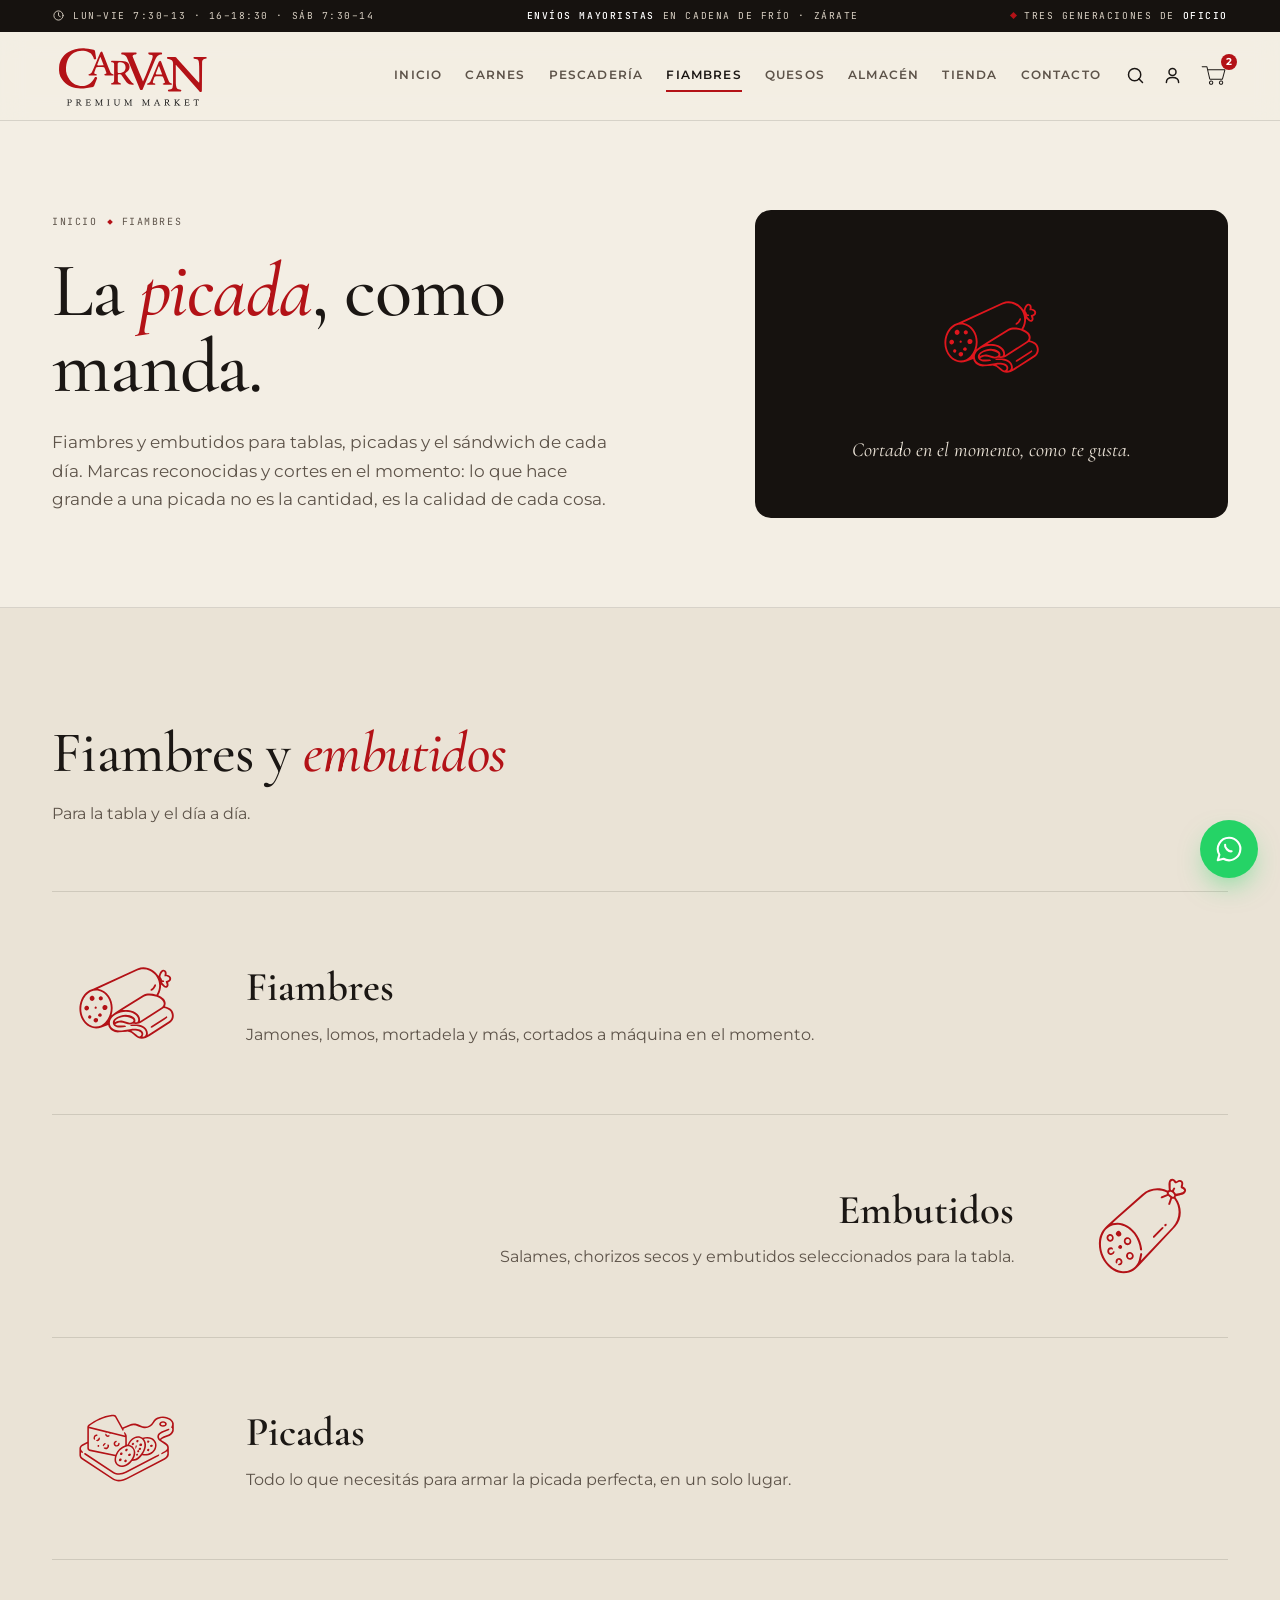
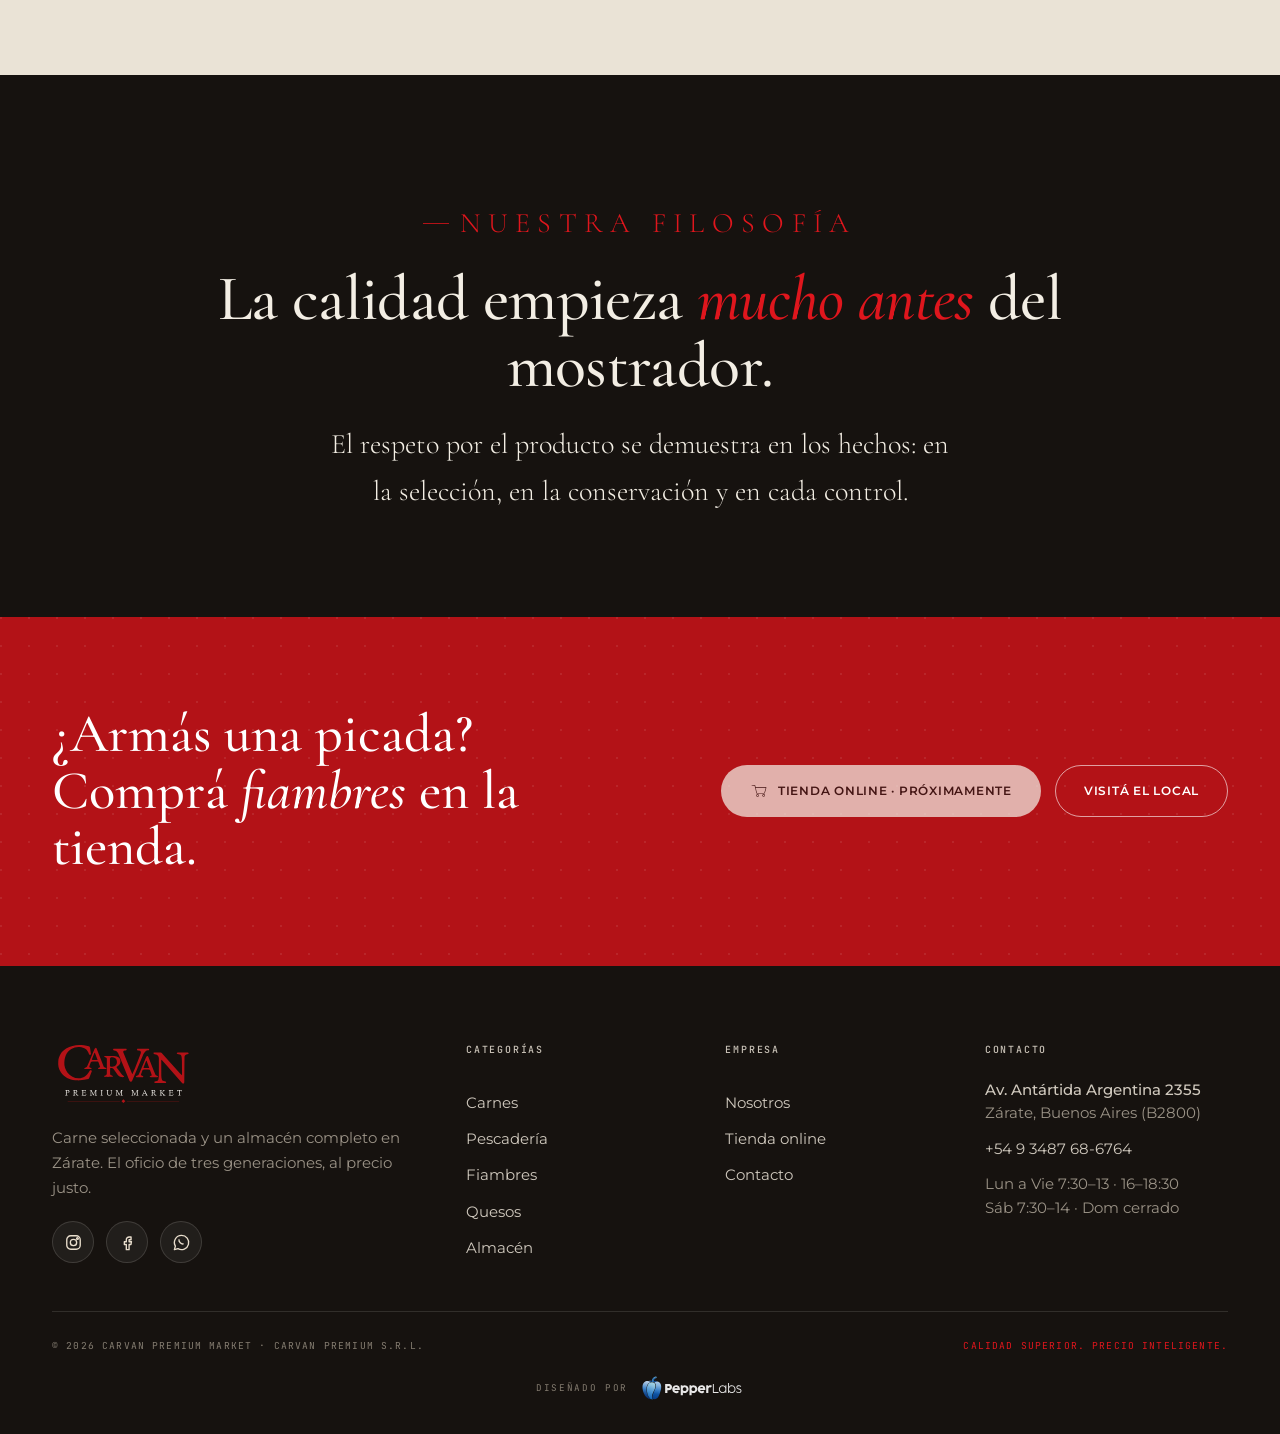
<file: fiambres.html>
<!DOCTYPE html>
<html lang="es">
<head>
<meta charset="UTF-8">
<meta name="viewport" content="width=device-width, initial-scale=1">
<title>Fiambres · CARVAN Premium Market</title>
<meta name="description" content="Fiambres y embutidos para tablas, picadas y el sándwich de cada día.">
<meta property="og:type" content="website">
<meta property="og:site_name" content="CARVAN Premium Market">
<meta property="og:locale" content="es_AR">
<meta property="og:title" content="Fiambres · CARVAN Premium Market">
<meta property="og:description" content="Fiambres y embutidos para tablas, picadas y el sándwich de cada día.">
<meta property="og:image" content="https://matiasmercado88-debug.github.io/assets/back.webp">
<meta name="twitter:card" content="summary_large_image">
<meta name="twitter:title" content="Fiambres · CARVAN Premium Market">
<meta name="twitter:description" content="Fiambres y embutidos para tablas, picadas y el sándwich de cada día.">
<meta name="twitter:image" content="https://matiasmercado88-debug.github.io/assets/back.webp">
<link rel="icon" href="assets/favicon.svg">
<link rel="preconnect" href="https://fonts.googleapis.com">
<link rel="preconnect" href="https://fonts.gstatic.com" crossorigin>
<link href="https://fonts.googleapis.com/css2?family=Cormorant+Garamond:ital,wght@0,400;0,500;0,600;0,700;1,400;1,500&family=Montserrat:wght@400;500;600;700&family=JetBrains+Mono:wght@400;500&display=swap" rel="stylesheet">
<link rel="stylesheet" href="css/styles.css">
</head>
<body>
<svg width="0" height="0" style="position:absolute" aria-hidden="true" focusable="false">
  <!-- Iconos CARVAN (provistos por el cliente) -->
<symbol id="c-almacen" viewBox="66 62 866 866" fill="currentColor"><path d="M452.48,750.53c-8.91.1-19.53-2.81-26.21-4.74-7.85,5.12-17.42,11.96-27.6,13.4-73.38,10.36-145.87,12.47-218.94.96-17.24-2.72-35.31-16.51-35.33-34.72l-.22-218.54c-.03-27.38,27-27.64,33.42-41.13-13.61-7.4-14.54-16.57-15.08-29.5-.75-17.86,8.48-32.58,27.82-33.19l203.95-.09,13.84,5,28.36-38.19c21.11-28.43,27.74-54.57,13.2-90.08-3.36-8.2-2.16-25.12-1.3-34.82,1.24-14.05,13.59-22.15,26.21-22.02l54.49.57c17.78.19,27.19,15.11,25.91,31.55l-2.03,26.14c-5.92,9.41-7.81,16.96-7.87,28.02-.14,24.26,4.62,44.04,21.97,61.18l19.87,25.75,221.88.27c12.55.02,23.42,7.08,25,20.47,1.18,9.97-.88,21.74-3.2,31.89l23.44,75.64-.12,181.31c-.02,27.27-33.25,33.68-63.36,44.04l-235.38.04-23.32-.14-79.4.93ZM539.12,280.59l.52-35.32c.05-3.2-8.43-7.73-11.39-7.67l-59.4,1.2c-7.6.15-10.99,30.7-1.75,42.29l72.01-.49ZM495.8,665.45c-.01,17.02-13.69,25.8-28.8,23.98-2.89-.35-8.02-5.48-7.58-8.36,1.43-9.31,21.93-2.13,21.91-15.7l-.28-162.83c-.03-20.34,9.41-37.73,33.12-38.35l39.26-1.03c18.11-.47-14.68-46.46,17.16-65.16l-29.57-38.04c-14.22-18.3-10.05-42.37-10.18-65h-60.32c3.05,29.14.5,54.67-16.53,76.65-11.69,15.08-28.37,29.9-33.11,49.19-4.25,17.32-2.57,38.45-2.16,56.1,10.95,8.57,19.6,19.19,18.37,34.66l.14,212.52-1.57,8.29c-.31,1.62,5.35,3.23,7.2,3.23l89.69-.05-2.28-22.15.54-187.04c3.41-16.18,13.18-32.94,18.78-47.97l-35.92.18c-9.62.05-17.72,7.2-17.73,17.42l-.14,169.45ZM816.14,443.77c4.92-11.03,5.75-22.32-.78-32.56l-238.44-.09c-10.04,5.31-10.27,23.95-2.07,32.42l241.3.23ZM394.55,417.49l-204.54.06c-9.91,0-13.64,10.3-12.75,18.61.51,4.7,1.27,10.85,2.9,13.48,1.62,2.63,8.53,3.69,12.53,3.69l205.38.08c11.51-10.24,7.02-35.92-3.52-35.92ZM780.67,735.56l.05-207.66,30.8-69.32-238.24-.45-28.21,69.28v191.27c-1.39,6.17,3.99,16.91,10.94,16.91l224.65-.02ZM159.37,711.57c-3.73,17.24,5.62,31.6,21.52,34.05,73.36,11.3,146.88,9.57,220.24-1.7,12.47-1.92,21.12-13.77,21.12-25.58l.12-206.88c.01-25.69-24.25-19.56-33.32-43.64h-197.05c-8.28,27.37-41.34,15.54-32.31,56.51,69.56,9.66,138.44,10.35,208.83,4.49,12.12-1.01,22.6,7.28,22.62,19.34l.21,144.24c.02,13.96-9.67,22.19-22.89,23.79-70.43,8.48-139.69,7.89-209.08-4.61ZM831.72,718.98c3.78-1.46,7.72-9.65,7.77-13.39l-.02-178.05-17.38-57.31-26.85,59.86v203s36.49-14.11,36.49-14.11ZM376.76,700.38l-.04-157.96c-75.08,6.53-145.09,6-218.45-3.97l.19,158.86c73.21,11.71,144.62,13.8,218.29,3.07Z"/>
  <path d="M647.7,683.68l-4.07,17.34c-1.34,2.08-4.83,5.53-6.91,6.71s-7.55-5.12-7.18-7.54l2.96-19.2c-25.3-6.54-39.91-27.19-35.47-53.1,1-5.85,6.45-12.27,11.53-16.03-4.72-14.05-4.2-32.26,9.66-42.03-.26-11.55-6.1-28.1,6.45-38.98,4.77-4.14,17.53.58,25.17,4.78,3.48-15.3,15.11-38.72,33.77-38.78,15.76,8.15,17.22,34.23,12.17,48.31,9.07-.11,21.46-.17,26.32,3.78,5.89,12.67-1.51,28.64-11.6,38.27l5.11,10.74c-1.68,11.16-8.24,23.15-14.59,32.7,1.52,6.57,2.52,16.87-.37,23.12-9.64,20.82-25.44,32.83-52.93,29.9ZM669.81,556.28c15.38-5.27,20.11-31.6,10.26-43.66-14.77,4.76-22.85,33.24-10.26,43.66ZM655.63,585.67c6.76-21.55-7.37-39.61-25.1-42.26-4.5,20.95,6.53,37.89,25.1,42.26ZM710.04,558.99c-21.27-2.09-36.55,9.21-41.09,29.37,18.78,3.12,38.77-9.83,41.09-29.37ZM644.36,627.64c7.31-22.81-5.49-36.24-22.86-43.36-3.52,12.12-2.79,20.03,3.48,31.19l19.38,12.17ZM701.44,601.2c-20.74-2.73-39.97,7.62-43.5,30.13,23.94-1.78,36.52-7.15,43.5-30.13ZM635.87,667.07c5.53-21.24-8.96-35.93-24.68-39.84-4.93,20.08,5.98,36.76,24.68,39.84ZM689.33,643.14c-20.98-4.1-35.08,9.04-40.92,26.63,18.88,4.27,37.71-7.51,40.92-26.63Z"/>
  <path d="M284.28,673.99l-4,15.62c-.57,2.21-10.08-.64-10.31-2.87l-1.16-11.57c-16.43,1.83-32.1-.55-44.89-12.49-8.62-8.04-19.74-26.66-13.64-40.78,12.05-10.42,33.14-3.75,48.53,3.45-8.49-29.89,8.24-52.23,39.17-62.31l8.63,15.42c10.68,25.5.57,52.06-24.96,63.44l.02,17.52c34.15-3.3,34.69-33.88,44.28-29.05,11.96,6.03-9.21,40.37-41.66,43.63ZM294.57,583.53l-6.04-3.38c-19.33,13.03-22.65,28.91-11.48,48.9,19.42-8.76,23.7-25.07,17.52-45.51ZM268.63,659.88c-7.4-23.41-25.11-30.55-46.07-29.38,2.3,11.23,8.07,21.8,15.49,26.29,9.8,5.92,22.31,7.1,30.57,3.1Z"/></symbol>
  <symbol id="c-carnes" viewBox="56 56 888 888" fill="currentColor"><path d="M388.48,645.79c-65.87,28-140.33,34.28-199.05-5.16-31.15-20.92-53.83-53.64-53.65-91.95l.42-91.56c3.59-43.22,28.72-79.69,61.34-107.16,72.84-61.34,174.2-75.65,268.49-69.29,47.09,3.18,91.41,1.15,137.41-8.33,78.34-16.13,162.3-8.24,218.53,50.5,26.84,28.04,41.75,64.75,41.91,103.97l.34,83.09c.14,33.55-8.15,65.76-21.5,96.19-28.33,64.6-84.85,109.35-154.22,123.38-79.33,16.05-176.99-2.38-227.44-65.56-17.8-22.29-44.19-30.21-72.59-18.14ZM384.02,537.18c32.09-16.71,66.23-8.69,87.65,18.65,46.2,58.96,138.22,78.66,211.9,62.98,84.33-17.94,149.18-83.82,162.15-169.17,7.93-52.19-13.88-101.32-55.51-132.33-55.69-41.48-122.69-40.78-189.61-27.64-43.16,8.47-84.66,11.07-128.83,8.13-91.2-6.08-185.01,3.36-257.85,59.97-58.03,45.1-88.61,124.25-32.91,174.33,52.16,46.9,138.89,38.47,203.01,5.08ZM217.2,637.33c38.54,16.78,80,21.24,119.02,8.52l51.45-16.78c31.22-10.18,62.38-3.24,83.47,21.91,16.39,19.54,35.97,35.48,59.79,45.99,107.09,47.26,238.68,18.91,293.47-89.27,16.42-32.43,23.26-67.73,23.47-104.23-47.21,104.34-146.6,150.05-257.52,134.11-56.01-8.05-103.71-35.06-138.87-78.82-14.74-18.35-41.29-17.89-60.92-7.17-75.52,42.39-184.37,45.39-238.22-27.24-5.92,47.03,17.86,92.51,64.86,112.98Z"/>
  <path d="M370.59,495.84c-34.77,21.31-70.81,33.87-110.42,28.52-24.55-3.32-48.65-15.35-59.5-37.84-12.31-25.52-5.22-54.39,10.78-77.04,21.69-30.7,53.17-49.71,88.94-62.74,99.31-36.18,192.68-7.94,256.56-18.31l86.09-13.97c36.25-5.88,71.81-1.76,104.11,14.36,43.64,21.78,66.78,66.49,58.55,114.77-15.57,91.3-105.23,147.57-199.52,135.49-46.38-5.94-83.91-28.92-112.74-64.84-30.68-38.21-80.72-44.22-122.85-18.4ZM365,480.4c46.22-28.41,105.22-20.67,140.19,22.22,28.66,35.14,64.01,56.3,110.67,60.85,73.04,7.12,145.01-32.59,169.19-103.16,11.2-32.69,7.37-68.33-15.39-93.68-40.24-44.82-106.47-41.49-164.51-29.23-38.81,8.2-76.23,9.68-116.23,9.14l-96.02-1.31c-66.71,4.01-147.74,28.04-176.32,89.24-8.4,17.99-8.57,39.18,5.02,53.8,34.37,36.98,97.51,20.33,143.39-7.87Z"/>
  <path d="M723.09,442.52c-25.44,25.63-66.63,26.13-93.23,4.26-18.88-15.53-19.82-41.98-1.05-57.98,26.5-22.59,67.71-22,93.34,2.01,14.49,13.58,15.95,36.6.94,51.72ZM711.31,431.04c9.12-9.92,6.05-22.54-2.5-29.6-19.24-15.89-46.49-17.07-67.43-2.19-4.85,3.45-9.62,12.48-9.79,17.71-.18,5.56,4.17,14.2,9.39,18.13,20.95,15.8,52.1,15.78,70.34-4.06Z"/></symbol>
  <symbol id="c-fiambres" viewBox="31 20 909 909" fill="currentColor"><path d="M829.77,629.72l-162.45,105.03c-38.98,25.2-82.17,31.44-116.48-1.63-16.98-16.36-40.24-34.96-64.74-32.7l-61.79,5.72c-32.17,2.98-77.92-19.9-83.79-58.57l-53.65,20.4c-46.68,17.76-97.46,4.68-131.18-33.28-45.15-50.83-54.02-123.44-28.35-186.29,17.45-42.36,50-74.27,94.72-86.02l350.18-160.5c60.73-27.84,130.87,5.74,165.27,59.74,5.62-14,10.11-29.83,19.07-39.77,9.87-10.94,24.34-11.28,34.69-4.58,10.78,6.98,11.27,21.52,9.29,33.87,13.56,1.97,28.72,6.92,34.29,20.49,7.38,17.96-3.17,34.8-21.82,40.56,6.88,19.41,3.82,36.35-11.33,41.8-6.25,2.25-17.4-.12-22.43-5.01l-20.96-20.37c-.91,31.33-5.95,58.67-22.83,84.56,40.11,19.03,70.35,42.5,53.26,88.29,20.8,5.18,38.23,11.01,51.87,26.52,24.94,28.35,23.95,79.25-10.84,101.74ZM398.41,548.07l61.06-39.57,156.32-96.59c31.09-19.21,69.84-13.65,104.99-3.17,43.98-65.49,19.49-155.67-52.64-189.21-35.79-16.64-71.49-14.22-106.94,2.13l-302.3,139.44c95.43,18.16,135.65,120.65,107.93,209.19l31.58-22.22ZM788.4,338.3c1.76,1.89,9.76,2.42,11.3.49,1.23-1.55,3.26-6.66,2.58-8.69l-6.4-19.25c-.73-2.19-1.77-8.59.17-9.58s6.6-2.41,8.83-2.64c12.05-1.26,19.07-9.23,16.62-19.5-4.51-18.97-28.23-8.77-35.18-14.98s7.14-23.62-2.7-34.88c-10.63-12.16-27.99,12.9-30.78,39.2,6.53,9.48,10.15,16.08,13.05,25.88l15.91,3.95c-.33,4.89-1.53,10.3-3.97,10.7l-14.47,2.41,25.05,26.89ZM192.86,646.08c42.36,25.45,92.06,16.69,124.34-18.8,66.01-72.58,55.82-191.12-22.62-237.68-44.85-26.62-97.07-14.32-130.26,25.84-58.74,71.07-44.82,186.58,28.53,230.64ZM591.58,617.96l165.68-106.16c12.32-7.9,20.84-18.22,21.28-32.11,1.55-49.16-110.67-83.8-157.49-54.52l-168.81,105.55c30.83-3.52,58.21-2.01,86.13,8.96,33.29,16.75,57.93,39.21,53.22,78.28ZM358.03,654.99c5.21,12.86,19.19,25.76,36.43,31.5,24.63,8.2,50.39,4.43,76.18.56l41.35-6.2c38.28-5.74,91.18-5.51,103.1,26.65,3.99,10.78,2.42,22.22-5.08,31.66,12.81,3.6,26.58-4.93,28.39-20.39,5.03-42.97-43.72-62.38-91.35-62.1l-34.5.2c4.75-6.77,11.04-11.93,17.87-12l41.2-.44c42.47-.45,92.03,35.71,80.06,83.11l168.44-108.61c30.05-19.37,29.65-65.52,3.14-86.77-12.96-10.39-27.84-14.44-44.19-17.96l-175.16,112.67c-14.64,9.42-34.63,14.94-50.61,12.86-12.22-1.59-19.36-.73-31.06,2.3-36.18,9.39-78.71-35.85-127.05.11,6.21,4.83,15.89,10.89,24.65,10.87l46.57-.12c6.99-.02,13.79,2.82,14.91,9.8-36.61,9.81-91.61,8.79-102-20.52-11.27-31.81,21.07-56.04,57.01-67.98,34.63-11.5,73.39-9.78,102.94,10.88,14.21,9.93,20.5,24.28,12.52,41.38,3.83.99,13.34,1.21,16.96-.95,15.87-9.51,9.5-43.79-19.89-62.59-33.11-21.18-73.06-23.35-111.02-13.35-55.54,14.64-99.58,56.55-79.8,105.4ZM502.79,628.82c13.51,3.9,30.52.58,36.25-11.8,5.13-11.08-6.72-15.88-13.78-19.59-33.83-17.79-70.31-19.24-104.56-1.88-12.52,6.35-26.32,14.09-28.48,31.67,19.47-10.96,40.79-18.57,62.97-12.16l47.6,13.76ZM586.21,738.46c7.86,1.4,16.24-9.92,16.74-15.94,2.17-25.98-44.32-35.63-80.23-29.04l38.97,29.29c7.13,5.36,14.26,13.86,24.52,15.69Z"/>
  <path d="M713.07,326.59c18.36,3.99-21.4,61.45-37.61,48.57-2.16-1.71,0-9.67,2.65-10.93,25.51-12.05,22.29-40.4,34.95-37.64Z"/>
  <path d="M310.42,490.36c11.56-2.56,21.3,3.76,23.83,14.52,2.39,10.16-3.85,21.38-14.76,24.42-10.25,2.85-21.68-3.1-24.25-14.28-2.34-10.22,3.45-22.06,15.17-24.66Z"/>
  <path d="M205.25,420.21c11.18-5.73,21.66.11,26.04,10.17,3.79,8.7-.27,20.44-9.17,25.26-9.24,5-20.24.85-24.93-7.05-5.68-9.59-3.45-22.49,8.05-28.38Z"/>
  <path d="M163.33,532.25c-10.27-4.45-12.95-15.79-9.84-25.14,2.44-7.35,12.15-13.7,21.71-11.42,10.96,2.62,15.88,13.73,13.6,23.02-2.44,9.94-13.5,18.72-25.47,13.54Z"/>
  <path d="M260.73,609.34c-.51,10.89-8.19,18.64-17.9,18.84-9.68.19-17.59-7.14-17.96-17.28-.36-9.85,7.45-19.06,18.99-18.84,9.79.19,17.34,7.07,16.87,17.27Z"/>
  <path d="M279.21,422.17c9.04-2.28,16.88,4.79,18.61,12.49,1.86,8.32-3.98,16.9-10.76,18.53-9.54,2.29-18.05-1.47-20.89-10.65-2.29-7.41,3.43-17.95,13.04-20.36Z"/>
  <path d="M280.26,582.55c-5.74,2.43-15.01-.15-18.23-5.27-2.59-4.13-1.2-13.38,2.83-16.88,7.82-6.79,15.99-6.15,21.49.24s5.84,16.85-6.09,21.9Z"/>
  <path d="M187.72,573.82c5.82-3.79,14.75-1.9,18.38,4.11,2.75,4.54.96,13.65-4.91,18.19-4.5,3.48-13.67,2.32-17.48-3.24-3.5-5.12-1.88-15.22,4.01-19.05Z"/>
  <path d="M237.07,503.63c4.81-1.56,11.39,0,12.44,3.11,1.15,3.41.13,11.15-2.73,12.79s-9.77.6-12.25-1.57c-2.91-2.55-1.18-13.13,2.53-14.33Z"/>
  <path d="M784.14,607.6l-98.91,62.74-9.24-2.99c-2.49-.81.97-7.97,2.82-9.79l114.47-73.09,8.6-4.79c2.49-1.39,5.97,9.56,3.63,11.36l-21.38,16.55Z"/></symbol>
  <symbol id="c-quesos" viewBox="89 90 821 821" fill="currentColor"><path d="M218.55,793.19c-31.69,3.22-54.72-22.76-54.83-49.65l-.35-90.41c-.09-21.87,27.61-23.03,26.47-56.3-.48-13.93-12.58-26.26-25.48-36.23l-.9-107.38c-.1-11.77,5.55-27.35,15.84-34.26l292.51-196.4c17.8-11.95,37.73-17.41,59.07-15.74,102.55,8.02,217.6,50.14,289.1,123.72,10.04,10.33,16.65,24.69,16.64,40.01l-.27,316.67c-.03,29.71-24.81,45.75-51.08,48.42l-566.73,57.54ZM807.01,370.79c5.31-5.39,8.93-8.59,9.19-11.28,1.4-14.54-48.45-52.02-74.61-67.91-63.81-38.77-135.11-59.84-209.5-67.41-16.44-1.67-31.64.32-45.76,9.81l-302.53,203.36c7.47,4.69,15.09,5.5,24.32,4.4l598.9-70.97ZM181.52,746.39c.05,17.65,18.57,31.28,35.56,29.53l573.86-58.8c15.42-1.58,28.46-14.77,28.48-30.38l.25-303.96-34.3,8.35-586.64,69.29-17.7-3.07.22,95.43c16.31,12.36,26,28.29,25.94,47.12-.06,19.01-7.33,36.38-25.97,48.25l.3,98.22Z"/>
  <path d="M367.36,513.43c29.44-6.98,55.41,10.87,61.48,37.33,6.3,27.46-9.84,55.23-38.65,62.02-24.9,5.86-52.78-9.74-59.86-36.96-6.67-25.64,6.78-55.22,37.03-62.39ZM365.07,532.6c-18.3,9.13-22.63,30.24-15.22,45.03,8.32,16.59,28.2,22.86,44.26,14.81,15.46-7.75,22.48-27.51,16.31-42.35-7.17-17.25-27.39-26.45-45.36-17.49Z"/>
  <path d="M632.11,461.02c25.87-4.79,46.66,12.59,49.91,34.21,3.64,24.29-10.77,45.15-33.7,49.56-23.1,4.45-44.93-10.03-49.67-31.79-5.14-23.57,7.46-47.17,33.47-51.99ZM629.53,479.81c-14.35,6.88-17.12,23.34-12.07,33.38,6.77,13.45,21.27,18.44,33.2,12.36,12.28-6.26,17.68-20.45,13.25-31.49-5.48-13.65-19.71-21.29-34.38-14.25Z"/>
  <path d="M730.77,566.14c24.07-3.39,41.43,13.94,43.63,33.91,2.45,22.26-12.44,40.39-33.63,43.22-21.28,2.84-39.97-11.22-43.43-31.73-3.57-21.21,9.79-42.07,33.43-45.4ZM727.82,584.6c-13.87,5.08-16.86,19.45-10.35,31.27,4.48,8.12,15.92,13.58,27.65,8.11,8.85-4.13,14.78-16.64,10.89-27.38-3.68-10.15-15.59-16.61-28.19-12Z"/>
  <path d="M549.03,621.1c22.93-2.74,39.27,14.06,41.98,32.75,3.07,21.2-13.01,39.62-31.85,42.3-21.47,3.05-39.31-10.97-42.89-29.71-4.06-21.27,9.29-42.53,32.76-45.34ZM546.08,639.75c-13.61,4.69-16.36,18.69-10.76,29.3,4.38,8.31,15.88,12.6,26.14,8.36,9.56-3.95,15.55-15.42,11.1-26.78-3.36-8.58-14.82-14.9-26.48-10.88Z"/>
  <path d="M286.05,725.86c-18.92,1.57-31.13-12.87-31.02-27.52.13-16.89,14.53-29.43,32.62-27.28,14.53,1.73,24.38,13.83,24.27,27.32-.1,12.42-9.74,26.14-25.87,27.47ZM278.17,688.59c-6.81,3.44-7.5,14.04-3.81,16.97,3.16,2.51,10.89,4.24,14.46,3.02,4.16-1.42,6.49-11.76,4.69-15.81-1.53-3.45-10.59-6.59-15.34-4.18Z"/></symbol>
  <symbol id="c-precio" viewBox="80 122 750 750" fill="currentColor"><path d="M439.43,781.2c-23.02,24.17-58.18,33.9-83.71,11.27l-170.16-150.92c-22.9-20.31-33.08-54.67-11.04-80.32L443.07,248.64c21.86-25.44,44.24-38.89,78.08-42.79l133.22-15.36c18.14-2.09,34.45,4.77,47.32,15.68l23.96,20.3c11.4,9.65,22.35,24.79,22.22,41.69l-1.07,141.76c-.28,36.62-13.78,63.05-38.65,89.16l-268.73,282.14ZM417.7,778.55l286.8-300.48c17.5-18.33,25.03-40.17,25.36-65.03l1.78-133.59c.19-14.11-3.76-29.7-14.63-38.74l-32.32-26.88c-5.69-4.74-21.75-7.76-30.07-6.75l-132.4,16.04c-18.69,2.26-39.93,6.61-53.36,22.23l-283.49,329.7c-15.32,17.82-2.01,41.93,12.1,54.44l171.9,152.54c11.74,10.42,37.41,7.97,48.32-3.46Z"/>
  <path d="M376.35,598.02c-2.34,2.21-9.41,3.67-11.92,2.12s-3.3-9.67-1.29-12.09l14.71-17.76c-26.55-25.64-24.53-66.52-6.05-68.7,3.39-.4,9.86,6.44,8.83,10.34-3.64,13.75-2.6,35.06,11.97,44.04l44.26-48.97c-21.3-24.63-26.75-51.83-6.78-73.82,19.94-21.95,49.69-19.49,75.84-.54l11.16-12.93c2.27-2.63,10.01-3.89,12.91-2.03,2.9,1.86,3.66,11.05,1.18,13.83l-12.61,14.13c14.23,15.96,22.27,34.22,15.65,55.99-1.23,4.04-9.84,9.08-13.6,7.57-15.24-6.1,6.32-28.31-16.43-50.04l-42.84,46.71c8.45,12.82,16.21,23.81,18.86,37.68,4.16,21.78-10.65,40.78-26.92,49.69-20.53,11.23-42.18,6.52-60.86-10.35l-16.07,15.13ZM491.41,447.58c-16.51-13.9-36.36-12.78-47.06,1.48-10.19,13.58-4.77,31.23,6.74,42.94l40.32-44.42ZM404.6,567.95c17.93,16.35,36.58,13.18,48.84-.87,10.57-12.12,7.62-30.24-6.71-45.19l-42.13,46.06Z"/>
  <path d="M628.3,258.38c27.17-5.64,50.92,11.85,56.21,36.09,5.48,25.12-10.81,49.82-36.95,55.39-23.34,4.98-48.03-9.24-54.35-33.58-6.27-24.13,7.58-52.19,35.08-57.9ZM631.33,275.42c-18.64,4.63-26.04,23.12-21.24,38.45s20.23,23.46,35.58,19.29c15.47-4.21,25.85-19.91,21.86-36.2-3.41-13.91-19.24-25.75-36.2-21.54Z"/></symbol>
  <symbol id="c-calidad" viewBox="-143 -69 764 764" fill="currentColor"><path d="M309.46,618.07l-71.07-159.17-71.88,161.39c-3.95,8.87-21.3,5.06-24.59-2.54l-44.72-55.84-69.67,2.94c-4.41.19-12.33-4.02-14.55-7.33s-2.71-12.92-.95-16.99l61.59-141.78c-28.56-10.47-44.17-37.09-41.19-66.95,1.96-19.64-3.23-37.26-15.54-52.2-22.47-27.2-22.51-63.7-.19-91.29,12.12-14.99,18.3-32.03,16.11-51.85-4-36.18,18.92-66.24,54.22-73.11,18.69-3.64,31.59-14.61,41.3-30.38C146.61,3.29,180.97-8.16,212.82,6.21c17.53,7.91,34.78,7.41,52.39-.21,32.17-13.92,66.57-3.09,84.57,26.98,10.16,16.97,23.86,26.9,43.4,31.2,32.72,7.2,55.56,35.54,51.52,69.21-2.51,20.98,3.52,39.38,16.55,55.31,22.28,27.24,22.27,63.37-.53,90.47-11.68,14.11-18.22,30.85-16.03,49.82,3.55,30.66-10.86,57.89-40.42,69.89l61.26,142.45c1.71,3.97,1.08,12.82-1.06,16.01-2.45,3.64-11.51,7.41-16.49,7.22l-68.31-2.71-44.95,57.09c-2.28,2.89-8.94,6.05-12.24,6.53-3.31.48-11.3-3.51-13.04-7.4h.02ZM336.42,423.39c11.61-19.21,28.89-30.38,49.53-35.11,27.07-6.2,45.36-28.17,42.52-56.53-2.25-22.39,3.63-43.98,18.06-61.37,18.7-22.52,19.52-50.4.57-73.44-13.99-17.01-21.55-38.11-18.6-60.38,3.86-29.13-14.27-50.7-41.74-57.35-21.35-5.16-39.16-17.18-50.05-36.04-13.98-24.23-41.57-32.82-67.12-21.37-21.96,9.83-43.52,8.25-65.36-1.01-22.7-9.63-47.85-2.15-60.43,18.88-12.33,20.6-30.63,35.12-54.67,40.21-27,5.72-43.08,28.36-40.19,56.56,2.32,22.61-4.4,42.7-18.25,60.14-17.84,22.46-18.81,50.63-.69,72.67,14.63,17.79,21.52,39.41,18.83,62.72-3.17,27.51,14.37,49.74,41.16,55.77,22.51,5.07,40.34,16.82,52.13,36.84,13.52,22.95,40.52,31.42,65.07,20.72,20.38-8.88,41.09-9.58,61.55-.57,25.63,11.29,52.66,3.49,67.67-21.34h0ZM322.88,607.27l49.91-62.14,77.42,2.14-62.17-143.15c-17.58,4.74-29.19,14.46-37.92,28.6-20.16,32.66-57.12,43.04-93.38,24.43l66.14,150.12h0ZM154.44,607.47l66.43-150.19c-39.21,17.95-72.63,8.11-93.14-24.24-9.02-14.22-22.08-25.06-39.3-27.5l-61.33,141.86,78.68-1.83,48.67,61.91h0Z"/>
  <path d="M313.75,375.11c-63.91,34.62-140.77,21.36-189.78-29.74-66.79-69.65-58.58-177.44,15.27-236.92,72.37-58.3,180.78-41.52,232.64,36.16,51.87,77.69,26.97,184.41-58.12,230.51h-.01ZM382.11,235.63c1.23-79.93-61.55-141.43-136.98-145.24-75.67-3.83-141.87,53.16-149.43,129.5-7.22,72.89,43.27,142.47,118.62,155.59,85.22,14.84,166.41-50.35,167.79-139.85h0Z"/>
  <path d="M288.34,321.59l-50.06-27.44-46.15,26.62c-2.99,1.73-10.73,1.33-13.35-.19-3.06-1.77-6.63-9.05-5.98-12.68l9.87-55.41-37.45-35.39c-1.91-1.81-4.21-7.4-4.49-9.96-.33-3.07,5-10.08,8.47-10.52l55.64-7.06,21.55-47.75c1.25-2.77,5.28-7.04,7.74-8.63,2.95-1.9,13.12.75,14.72,4.22l23.58,51.5,52.59,7.04c3.22.43,8.68,3.44,10.43,5.89,1.75,2.44.15,11.14-2.39,13.54l-38.65,36.61,9.9,53.93c.52,2.83-.63,9.21-1.57,11.6-1.18,2.99-11.53,5.64-14.41,4.06v.02ZM239.02,276.38l47.47,25.7-9.81-54.43,37.89-36.77-52.5-6.81-23.54-49.39-24.06,49.41-52.24,6.81,37.99,35.81-9.62,55.84,48.42-26.15v-.02Z"/></symbol>
  <symbol id="c-envios" viewBox="91 228 950 544" fill="currentColor"><path d="M334.07,649.94c-3.38,38.82-34.43,67.44-71.73,67.74-37.43.3-69.42-29.19-71.76-67.51l-38.96-.74c-22.35-.42-40.35-19.78-40.35-41.77v-81.73c0-55.17,51.32-69.83,62.59-87.35l74.92-116.54c13.61-21.17,37.06-39.48,64.05-39.49l386.43-.24c21.4-.01,35.75,15.46,35.75,36.2v291.06c0,23.55-16.77,40.45-40.11,40.41l-30.7-.05c-3.37,37.92-33.83,67.05-70.79,67.75-38.01.72-70.2-28.67-73.14-67.77l-186.2.03ZM154.04,637.09l36.39-.28c5.29-37.05,36.36-63.08,72.03-63.14,36.04-.05,66.91,26.62,71.21,63.43l186.62-.2c5.71-38.22,37.43-63.62,73.13-63.05,35.82.57,66.05,27.16,70.48,63.33l31.24-.14c12.3-.06,26.72-8.57,26.73-23.8l.16-296.53c0-12.78-10.71-20.96-22.9-20.95l-388.24.3c-22.96.02-41.2,17.77-52.63,35.54l-73.96,114.99c-11.67,18.14-55.29,30.65-58.97,70.44l38.52-.02c4.68,0,13.1,4.72,14.94,8.73,5.94,12.96-2.13,45.07-18.17,50.97-10.36,3.81-22.52,2.35-36.15,2.32l.38,30.26c.2,15.57,14.11,27.92,29.2,27.8ZM156.95,563.27c10.7-7.6,10.54-21.44,10.91-32.95l-43.51-.63.19,36.42c10.99-.03,25.26,2.24,32.41-2.84ZM252.12,587.97c-34.5,6.41-54.48,38.48-47.3,69.77,6.98,30.42,36.76,51.72,67.63,45.86,31.38-5.95,52.8-36.75,47.83-67.76-4.96-30.98-35.28-53.98-68.16-47.87ZM638.86,680.55c19.89-25.51,14.57-59.94-8.55-79.47-23.18-19.57-56.6-18.53-78.76,2.16-21.63,20.2-24.14,54.42-5.41,78.2,11.83,15.03,29.04,23.38,47.2,23.14,17.16-.22,33.57-8.71,45.51-24.03Z"/>
  <path d="M882.84,473.01l-102.03.14c-2.54-.9-6.86-4.4-6.77-6.72.09-2.31,4.13-5.52,6.82-6.58l100.88-.04,6.55,4.63c1.87,1.33-2.79,7.53-5.46,8.56Z"/>
  <path d="M864.1,407.11l-82.92.08c-2.48,0-6.97-3.9-7.02-6.05-.07-2.58,4.46-7.51,7.23-7.51l80.54.03c2.96,0,7.14,3.44,8.11,5.46.97,2.01-3.21,8-5.94,8Z"/>
  <path d="M848.03,538.45l-65.59.24c-2.75.01-7.54-3.2-8.15-5.33-.73-2.55,3.61-7.26,6.38-8l66.18-.14,6.65,4.43c1.95,1.3-2.94,8.78-5.47,8.79Z"/>
  <path d="M630.98,533.07l-127.28.09c-11.95,0-22.07-10.76-22.07-22.24l.1-148.27c0-12.31,9.69-21.63,22-21.62l128.19.1c13.16,0,21.61,11.57,21.6,23.81l-.14,146.87c-.01,11.56-10.15,21.26-22.4,21.27ZM601.23,354.47l.09,57.06c-2.55,1.87-9.94,3.44-12.66,1.77l-19.43-11.93-22.49,13.14c-1.78,1.04-6.25,1.1-7.68.07-1.43-1.03-3.47-5.67-3.45-7.92l.66-52.64-32.54-.18c-3.19-.02-8.95,5.64-8.94,8.96l.17,148.92c0,3.83,5.23,8.58,8.99,8.57l127.34-.18c5.22,0,9.5-5.37,9.5-10.54v-144.62c0-5.82-5.3-11.24-10.85-11.12l-28.72.64ZM588.22,398.09l.03-44.14-39.28.33-.06,44.08,21.04-11.27,18.27,11Z"/>
  <path d="M378.92,462.98l-136.25.05c-6.9,0-15.16-7.62-17.05-12.67-2.36-6.32-.57-15.88,3.33-21.83l49.98-76.4c6.64-10.15,19.94-20.71,32.34-20.77l70.88-.36c11.46-.06,22.7,11.36,22.73,22.58l.18,81.45c.03,12.88-10.03,27.95-26.15,27.95ZM379.05,449.75c8.4-1.52,12.56-7.65,12.56-14.59v-79.77c0-4.92-5.9-11.85-11.07-11.83l-65.96.32c-9.43.05-19.12,7.64-24.19,15.08l-52.75,80.92.83,7.05c.18,1.53,4.41,2.48,6.44,2.93l134.14-.11Z"/>
  <path d="M395.89,503.07l-36.97.27c-2.41.02-7.6-4.19-7.47-6.58s4.99-6.38,7.63-6.39l34.93-.16c2,0,6.39,2.87,7.62,4.34,1.54,1.84-3.12,8.49-5.75,8.51Z"/>
  <path d="M251.97,617.79c16.04-6.06,32.54,2.35,38.05,17.36,5.26,14.32-1.88,31.36-18.12,37.35-12.97,4.79-29.55-1.65-35.82-15.46-6.58-14.49-1.5-32.69,15.88-39.26ZM256.71,629.75c-9.69,3.67-12.07,13.99-8.46,22.07,3.1,6.95,12.19,10.87,20.03,7.96,7.88-2.92,11.96-12.08,9.25-20.26-2.46-7.41-11.1-13.45-20.81-9.77Z"/>
  <path d="M580.69,618.18c16.88-6.76,33.64,1.16,39.57,17.91,4.59,12.96-2.07,29.61-17.66,36.14-13.54,5.67-30.15-.78-37.2-15.71-6.24-13.2-1.18-31.75,15.29-38.34ZM587.83,629.56c-10.69,3.28-13.75,13.61-10.15,21.72,3.05,6.86,11.94,10.95,19.31,8.74,8.36-2.51,13.26-11.72,10.69-20.03-2.25-7.26-10.84-13.19-19.85-10.43Z"/></symbol>
  <symbol id="c-tienda" viewBox="79 76 843 843" fill="currentColor"><path d="M773.6,788.16l-537.37.47c-25.6.02-46.06-14.5-46.07-41.47l-.1-245.02c-25.34-14.47-36.34-38.62-35.5-66.14l1.3-42.73,49.63-153.71c7.2-22.3,22.12-32.69,46.26-32.67l507.81.36c21.87.02,31.41,21.97,36.65,38.09l47.13,144.98,2.01,39.5c1.53,30.06-9.12,55.88-35.09,72.54l-.17,245.23c-.01,18.08-14.07,40.56-36.49,40.58ZM289.93,394.36l29.7-169.73-74.12-.07c-12.02-.01-19.78,8.12-23.3,19.14l-48.03,150.47,115.75.19ZM423.62,394.44l7.27-169.95-93.43.36-30.37,169.52,116.54.07ZM558,394.14l-11.79-169.47-97.96.09-7.4,169.77,117.16-.39ZM692.65,394.46l-33.6-169.79-95.69.1,12.48,169.64,116.81.05ZM774.66,234.98c-4.47-4.76-13.56-10.52-18.36-10.5l-79.6.44,33.74,169.28,115.63.34-51.4-159.56ZM287.66,447.07l.93-35.19-116.07.12c-.33,14.95-1.4,29.36,1.68,42.47,6.49,27.56,33.21,43.93,59.47,42.14,25.02-1.7,53.21-20.5,53.98-49.55ZM422.87,440.97l.39-29.07h-116.96s.6,36.25.6,36.25c4.35,30.71,33.24,50.76,61.97,48.3,27.81-2.38,53.59-24.25,54.01-55.48ZM558,441.67l-.27-29.77-117.09.12,1.91,39.17c5.22,29.84,33.99,47.26,62.02,45.12,27.65-2.11,53.69-25.01,53.42-54.65ZM693.63,441.69l-.32-29.8-117.43-.05,1.17,37.82c4.87,30.43,34.53,49.67,63.09,46.8,27.4-2.75,53.81-25.2,53.49-54.78ZM826.67,446.93l1.01-34.94-116.51-.11,1.38,37.93c4.1,28.57,30.99,47.18,58.18,46.7,25.71-.46,55.08-20.12,55.93-49.58ZM400.28,563.31c19.61,2.5,37.27,17.49,37.29,38.1l.21,169.46,333.6-.03c12.9,0,21.78-11.7,21.77-23.68l-.13-236.87c-35.76,10.59-73.06-2.69-90.28-37.3-13.38,25.04-39.22,41.26-67.65,41.23-28.65-.03-55.15-14.53-68.02-41.8-15.06,26.92-39.84,41.93-67.64,41.87-27.92-.07-52.65-14.78-67.54-42.07-13.16,25.56-38.41,41.01-65.24,41.93-28.74.99-54.14-13.01-69.46-40.79-19.15,34.77-54.24,47.15-90.04,37.27l.04,236.65c0,13.71,9.99,23.52,22.99,23.54l54.74.1-.07-162.46c-.01-22.37,12.9-44.31,38.29-44.52l77.14-.64ZM419.94,770.74l.16-168.04c-.68-12.91-11.02-21.83-23.92-22.21l-70.98.19c-14.22.57-22.82,10.99-22.79,24.89l.32,165.42,117.21-.25Z"/>
  <path d="M699.75,731l-167.24.21c-18.2-2.09-30.57-15.29-30.55-33.35l.12-101.01c.02-17.96,14.41-33.4,33.06-33.39l165.5.14c19.26.02,33.04,16.25,33.09,34.42l.26,99.34c.05,19.2-13.74,33.61-34.24,33.63ZM699.96,713.93c9.66,0,16.08-8.07,16.09-15.7l.19-102.11c.01-7.33-6.86-15.52-14.76-15.52h-166.8c-7.23-.01-15.21,8.63-15.23,15.32l-.23,102.6c-.02,8.13,7.02,15.57,15.4,15.56l165.34-.14Z"/></symbol>
  <symbol id="c-pescaderia" viewBox="76 65 854 854" fill="currentColor"><path d="M712.31,536.29c-11.1,4.77-21.36,10.86-30.8,18.14l-55.27,42.61c-36.87,23.65-100.39,45.15-147.08,52.35,4.37,8.73,8.94,17.7,11.17,26.41,3.76,14.71-5.7,28.03-20.33,30.69-37.55,6.82-78.78-25.31-101.12-57.73-80.82-12.58-160.31-49.84-210.92-114.2-4.2-5.34-5.65-15.11-4.74-21.53.78-5.46,6.83-10.84,14.71-15.45-12.08-6.8-19.84-21.95-11.89-35.91,41.57-73.09,134.33-119.15,218-128.65,37.45-44.33,89.72-69.66,145.79-48.06,39,16.81,67.91,50.81,77.56,91.64l73.64,46.57,40.7,24.23c28.96-35.64,105.56-94.87,134.11-68.87,18.94,17.24-5.18,62.25-19.65,88.59l-13.54,24.64,26.14,45.81c11.09,19.44,20.41,53.53,6.95,65.25-28.61,24.91-102.89-30.21-133.44-66.52ZM580.16,368.08c-11.42-32.16-34.19-55.04-62.43-68.96-45.39-19.09-89.78-3.35-122.55,31.96,66.66-4.39,127.31,8.79,184.98,36.99ZM724.74,530.84c15.85,15.09,33.27,31.24,52.63,44.06,19.64,13,53.27,27.27,59.72,16.73,8.16-13.33-9.82-48.02-22.01-68.76-5.3-9.02-14.88-20.29-15.01-31.11-.14-12.07,10.02-24.47,15.98-34.59,13.1-22.24,31.38-60.96,19.12-69.85-10.37-7.51-45.47,9.97-63.29,23.18-16.6,12.3-32.13,26.91-45.78,41.02,4.57,4.48,7.12,7.72,6.98,10.44-.78,14.24-47.04-11.03-69.48-26.69-83.27-58.15-160.45-97.07-265.61-90.55-88.01,5.46-181.6,45.39-228.72,120.94-3.45,5.53-2.07,14.51,3.07,18.01l26.39,17.95c2.89,1.96,4.75,7.87,2.41,10.89-6.21,8.04-19.51-9.84-32.84.58-3.23,2.52-.69,12.11,2.43,15.75,99.23,116.19,279.64,139.99,414.72,73.18l14.76,3.1c-1.01-13.42,9.75-12.92,16.03-17.7l66.71-50.69c20.01-15.21,53.6-27.33,49.81-14.97-.73,2.37-3.82,5.56-8.01,9.09ZM476.33,675.06l-12.37-24.11c-25.51,1.8-49.81,1.76-75.78.25,26.7,36.79,93.81,61.72,88.16,23.86Z"/>
  <path d="M477.69,591.01c-44.09,4.91-95.12-39.46-94.67-50.1.11-2.5,3.65-7.35,6.01-8.75,42.99-25.48,102.64-9.54,110.39,26.58,3.2,14.89-4.9,30.39-21.73,32.27ZM464.45,538.79c-21.63-9.15-44.99-7.88-65.84,2.23,21.84,25.77,72.42,47.47,85.6,32.75,7.54-8.42-.49-26.83-19.76-34.98Z"/>
  <path d="M340.89,399.24c50.37,79.73.12,167.74-11.73,156.3-1.73-1.67-2.2-7.43-.7-9.69,27.97-41.97,28.03-95.51,1.5-138.34-1.9-3.06-1.59-8.15.46-9.69,2.2-1.66,8.98-.94,10.47,1.42Z"/>
  <path d="M255.44,433.14c14.73-6.17,29.66,1.74,34.78,15.3,4.75,12.56-1.62,28.25-15.99,34.23-11.75,4.89-26.58-.58-32.7-13.86-5.5-11.95-1.29-29.3,13.91-35.67ZM260.46,445.55c-7.4,3.16-9.04,12.17-6.26,17.8s10.61,8.43,15.87,6.11c6.43-2.84,9.25-10.22,7.39-16.8-1.51-5.36-9.72-10.22-17-7.11Z"/></symbol>
  <symbol id="i-carnes" viewBox="0 0 48 48" fill="none" stroke="currentColor" stroke-width="1.6" stroke-linecap="round" stroke-linejoin="round"><path d="M10.5 25c0-8 6.5-14 16.5-13 7.2.7 13 5 13 11 0 7-6.8 11-15 11-9 0-14.5-3-14.5-9z"/><circle cx="23" cy="23.5" r="4.5"/><path d="M40 23.5c2.5-.4 4.5-2.2 4.5-4.4M40 25.4c2.4.3 4.3 1.7 4.6 3.8"/></symbol>
  <symbol id="i-pescaderia" viewBox="0 0 48 48" fill="none" stroke="currentColor" stroke-width="1.6" stroke-linecap="round" stroke-linejoin="round"><path d="M14 24c4-7.5 11.5-11 18-11 5.4 0 9.5 4 9.5 11s-4.1 11-9.5 11c-6.5 0-14-3.5-18-11z"/><path d="M14 24l-7.5-6.5v13z"/><circle cx="35" cy="20.5" r="1.7"/><path d="M22 20c2 2.6 2 5.4 0 8"/></symbol>
  <symbol id="i-fiambres" viewBox="0 0 48 48" fill="none" stroke="currentColor" stroke-width="1.6" stroke-linecap="round" stroke-linejoin="round"><circle cx="19" cy="20" r="11.5"/><circle cx="30" cy="29" r="11.5"/><circle cx="16" cy="18" r="1.5"/><circle cx="22" cy="22" r="1.5"/><circle cx="28" cy="31" r="1.5"/><circle cx="33" cy="27" r="1.5"/></symbol>
  <symbol id="i-quesos" viewBox="0 0 48 48" fill="none" stroke="currentColor" stroke-width="1.6" stroke-linecap="round" stroke-linejoin="round"><path d="M6.5 33l28-14.5 7.5 14.5z"/><path d="M6.5 33l28-14.5"/><circle cx="19" cy="30.5" r="2"/><circle cx="29" cy="28.5" r="1.6"/></symbol>
  <symbol id="i-almacen" viewBox="0 0 48 48" fill="none" stroke="currentColor" stroke-width="1.6" stroke-linecap="round" stroke-linejoin="round"><rect x="13" y="16" width="22" height="26" rx="3"/><path d="M16 23h16"/><path d="M18 9h12v7H18z"/><path d="M18 9c0-1.5 1-2.5 3-2.5h6c2 0 3 1 3 2.5"/></symbol>
  <symbol id="i-tienda" viewBox="0 0 48 48" fill="none" stroke="currentColor" stroke-width="1.6" stroke-linecap="round" stroke-linejoin="round"><path d="M9 19h30v23H9z"/><path d="M7 19l3.5-9h27L41 19z"/><path d="M20 42V31h8v11"/><path d="M7 19c0 2.8 2.2 5 5 5s5-2.2 5-5M17 19c0 2.8 2.2 5 5 5s5-2.2 5-5M27 19c0 2.8 2.2 5 5 5s5-2.2 5-5"/></symbol>
  <symbol id="i-shield" viewBox="0 0 24 24" fill="none" stroke="currentColor" stroke-width="1.7" stroke-linecap="round" stroke-linejoin="round"><path d="M12 3l8 3v5c0 5-3.4 8-8 9.5C7.4 19 4 16 4 11V6z"/><path d="M8.5 12l2.5 2.5L16 9.5"/></symbol>
  <symbol id="i-tag" viewBox="0 0 24 24" fill="none" stroke="currentColor" stroke-width="1.7" stroke-linecap="round" stroke-linejoin="round"><path d="M13 3H6a3 3 0 0 0-3 3v7l9 9 10-10z"/><circle cx="8.5" cy="8.5" r="1.6"/></symbol>
  <symbol id="i-truck" viewBox="0 0 24 24" fill="none" stroke="currentColor" stroke-width="1.7" stroke-linecap="round" stroke-linejoin="round"><path d="M3 6h11v10H3z"/><path d="M14 9h4l3 3.2V16h-7z"/><circle cx="7" cy="18" r="1.9"/><circle cx="17.5" cy="18" r="1.9"/></symbol>
  <symbol id="i-user" viewBox="0 0 24 24" fill="none" stroke="currentColor" stroke-width="1.7" stroke-linecap="round" stroke-linejoin="round"><circle cx="12" cy="8" r="4"/><path d="M4.5 20c0-4 3.4-6 7.5-6s7.5 2 7.5 6"/></symbol>
  <symbol id="i-card" viewBox="0 0 24 24" fill="none" stroke="currentColor" stroke-width="1.7" stroke-linecap="round" stroke-linejoin="round"><rect x="3" y="6" width="18" height="12" rx="2"/><path d="M3 10h18"/><path d="M6.5 14.5H11"/></symbol>
  <symbol id="i-scale" viewBox="0 0 24 24" fill="none" stroke="currentColor" stroke-width="1.7" stroke-linecap="round" stroke-linejoin="round"><path d="M12 4v15"/><path d="M7 19.5h10"/><path d="M5 7l7-1.6L19 7"/><path d="M5 7l-2.6 5.4a3 3 0 0 0 5.2 0z"/><path d="M19 7l-2.6 5.4a3 3 0 0 0 5.2 0z"/></symbol>
  <symbol id="i-parking" viewBox="0 0 24 24" fill="none" stroke="currentColor" stroke-width="1.7" stroke-linecap="round" stroke-linejoin="round"><rect x="4" y="4" width="16" height="16" rx="3.5"/><path d="M9.5 16.5V7.5H13a2.6 2.6 0 0 1 0 5.2H9.5"/></symbol>
  <symbol id="i-wa" viewBox="0 0 24 24" fill="none" stroke="currentColor" stroke-width="1.7" stroke-linecap="round" stroke-linejoin="round"><path d="M12 3a9 9 0 0 0-7.7 13.6L3 21l4.6-1.2A9 9 0 1 0 12 3z"/><path d="M8.9 8.6c-.3 1.1.3 2.5 1.5 3.7s2.6 1.8 3.7 1.5"/></symbol>
  <symbol id="i-ig" viewBox="0 0 24 24" fill="none" stroke="currentColor" stroke-width="1.7" stroke-linecap="round" stroke-linejoin="round"><rect x="3.5" y="3.5" width="17" height="17" rx="5"/><circle cx="12" cy="12" r="4"/><circle cx="17" cy="7" r="1.1"/></symbol>
  <symbol id="i-fb" viewBox="0 0 24 24" fill="none" stroke="currentColor" stroke-width="1.7" stroke-linecap="round" stroke-linejoin="round"><path d="M14 8.5h2.5V5H14a3.5 3.5 0 0 0-3.5 3.5V11H8v3.5h2.5V21H14v-6.5h2.4l.6-3.5H14V8.5z"/></symbol>
  <symbol id="i-phone" viewBox="0 0 24 24" fill="none" stroke="currentColor" stroke-width="1.7" stroke-linecap="round" stroke-linejoin="round"><path d="M5 4h3.8l1.8 4.6-2.4 1.6a11 11 0 0 0 5 5l1.6-2.4L19.4 16V19a2 2 0 0 1-2 2A15.5 15.5 0 0 1 3 6a2 2 0 0 1 2-2z"/></symbol>
  <symbol id="i-clock" viewBox="0 0 24 24" fill="none" stroke="currentColor" stroke-width="1.7" stroke-linecap="round" stroke-linejoin="round"><circle cx="12" cy="12" r="8.5"/><path d="M12 7v5.2l3.2 1.9"/></symbol>
  <symbol id="i-pin" viewBox="0 0 24 24" fill="none" stroke="currentColor" stroke-width="1.7" stroke-linecap="round" stroke-linejoin="round"><path d="M12 21s7-5.6 7-11.2A7 7 0 1 0 5 9.8C5 15.4 12 21 12 21z"/><circle cx="12" cy="9.8" r="2.6"/></symbol>
  <symbol id="i-arrow" viewBox="0 0 24 24" fill="none" stroke="currentColor" stroke-width="1.7" stroke-linecap="round" stroke-linejoin="round"><path d="M4 12h15"/><path d="M13 6l6 6-6 6"/></symbol>
  <symbol id="i-check" viewBox="0 0 24 24" fill="none" stroke="currentColor" stroke-width="1.7" stroke-linecap="round" stroke-linejoin="round"><path d="M5 12.5l4.5 4.5L19 7"/></symbol>
  <symbol id="i-search" viewBox="0 0 24 24" fill="none" stroke="currentColor" stroke-width="1.7" stroke-linecap="round" stroke-linejoin="round"><circle cx="11" cy="11" r="7"/><path d="M20 20l-4.2-4.2"/></symbol>
  <symbol id="i-cart" viewBox="0 0 24 24" fill="none" stroke="currentColor" stroke-width="1.7" stroke-linecap="round" stroke-linejoin="round"><path d="M3 4h2.2l2.4 11.2h10.1l2-8H6.4"/><circle cx="9" cy="19.5" r="1.6"/><circle cx="18" cy="19.5" r="1.6"/></symbol>
  <symbol id="i-account" viewBox="0 0 24 24" fill="none" stroke="currentColor" stroke-width="1.7" stroke-linecap="round" stroke-linejoin="round"><circle cx="12" cy="8" r="4"/><path d="M5 20c0-3.6 3-5.6 7-5.6s7 2 7 5.6"/></symbol>
  <symbol id="i-snow" viewBox="0 0 24 24" fill="none" stroke="currentColor" stroke-width="1.7" stroke-linecap="round" stroke-linejoin="round"><path d="M12 3v18M3.3 7.5l17.4 9M20.7 7.5l-17.4 9"/><path d="M12 3l2 2.4M12 3l-2 2.4M12 21l2-2.4M12 21l-2-2.4"/></symbol>
  <symbol id="i-droplet" viewBox="0 0 24 24" fill="none" stroke="currentColor" stroke-width="1.7" stroke-linecap="round" stroke-linejoin="round"><path d="M12 3.5c3.5 4 6 7 6 10.2A6 6 0 1 1 6 13.7c0-3.2 2.5-6.2 6-10.2z"/></symbol>
  <symbol id="i-milk" viewBox="0 0 24 24" fill="none" stroke="currentColor" stroke-width="1.7" stroke-linecap="round" stroke-linejoin="round"><path d="M8 3h8v3.5l2 4V21H6V10.5l2-4z"/><path d="M6 12h12"/><path d="M8 3h8"/></symbol>
  <symbol id="i-jar" viewBox="0 0 24 24" fill="none" stroke="currentColor" stroke-width="1.7" stroke-linecap="round" stroke-linejoin="round"><rect x="6" y="8" width="12" height="13" rx="2"/><path d="M8 11h8"/><path d="M9 4h6v4H9z"/></symbol>
  <symbol id="i-nuts" viewBox="0 0 24 24" fill="none" stroke="currentColor" stroke-width="1.7" stroke-linecap="round" stroke-linejoin="round"><path d="M12 4c4 0 7 3 7 7s-3 9-7 9-7-5-7-9 3-7 7-7z"/><path d="M12 5v14M7 9h10M7.5 14h9"/></symbol>
  <symbol id="i-bird" viewBox="0 0 24 24" fill="none" stroke="currentColor" stroke-width="1.7" stroke-linecap="round" stroke-linejoin="round"><path d="M5 17c0-5 3.5-9 8-9 3 0 5 1.5 6 3l-2 2 3 1c-1 3-4 5-7 5-4 0-8-2-8-3z"/><circle cx="9.5" cy="12.5" r="1"/></symbol>
  <symbol id="i-organs" viewBox="0 0 24 24" fill="none" stroke="currentColor" stroke-width="1.7" stroke-linecap="round" stroke-linejoin="round"><path d="M12 20c-4-3-7-6-7-10 0-2.5 2-4 4-4 1.5 0 2.5.8 3 2 .5-1.2 1.5-2 3-2 2 0 4 1.5 4 4 0 4-3 7-7 10z"/></symbol>
  <symbol id="i-pig" viewBox="0 0 24 24" fill="none" stroke="currentColor" stroke-width="1.7" stroke-linecap="round" stroke-linejoin="round"><path d="M4 14a6 6 0 0 1 6-6h4a6 6 0 0 1 6 6 4 4 0 0 1-4 4H8a4 4 0 0 1-4-4z"/><circle cx="11" cy="13" r="1"/><circle cx="15" cy="13" r="1"/><path d="M5 9l1.5 2M19 9l-1.5 2"/></symbol>
  <symbol id="i-shrimp" viewBox="0 0 24 24" fill="none" stroke="currentColor" stroke-width="1.7" stroke-linecap="round" stroke-linejoin="round"><path d="M18 6c-6 0-11 4-11 9 0 3 2 5 5 5"/><path d="M18 6c2 2 2 5 0 7-3 3-8 2-11-1"/><circle cx="17" cy="9" r="1"/></symbol>
  <symbol id="i-wheat" viewBox="0 0 24 24" fill="none" stroke="currentColor" stroke-width="1.7" stroke-linecap="round" stroke-linejoin="round"><path d="M12 21V8"/><path d="M12 8c0-2.5-1.6-4-3.5-4 0 2.5 1.6 4 3.5 4zM12 8c0-2.5 1.6-4 3.5-4 0 2.5-1.6 4-3.5 4z"/><path d="M12 13c0-2.2-1.5-3.5-3.3-3.5 0 2.2 1.5 3.5 3.3 3.5zM12 13c0-2.2 1.5-3.5 3.3-3.5 0 2.2-1.5 3.5-3.3 3.5z"/><path d="M12 17.5c0-2.1-1.4-3.3-3.1-3.3 0 2.1 1.4 3.3 3.1 3.3zM12 17.5c0-2.1 1.4-3.3 3.1-3.3 0 2.1-1.4 3.3-3.1 3.3z"/></symbol>
  <symbol id="i-spark" viewBox="0 0 24 24" fill="none" stroke="currentColor" stroke-width="1.7" stroke-linecap="round" stroke-linejoin="round"><path d="M12 3l1.8 6.2L20 11l-6.2 1.8L12 19l-1.8-6.2L4 11l6.2-1.8z"/></symbol>
  <symbol id="c-atencion" viewBox="193 193 617 617" fill="currentColor"><path d="M469.19,658.95l-94.75,68.57c-3.53,2.55-13.66,2-17.59.04-4.06-2.02-9.03-9.25-9.06-14.87l-.26-64.99c-56.59-23.04-95.29-76.86-97.76-138.44-1.17-29.27-1.25-56.03.13-86.01,3.66-79.45,68.23-148.81,148.79-148.78l208.44.09c80.87.03,144.64,71.77,147.23,151.18.98,30.06,1.59,56.71-.47,86.19-5.46,78.22-68.02,142.53-146.68,146.19l-138.04.83ZM595.19,642.43c42.08.08,79.16-15.74,106.16-46.51,21.8-24.84,35.93-55.42,36.54-89.32.52-29.24,1.88-55.85-.19-85.74-4.64-67.01-58.96-127.1-127.91-129.29-73.15-2.33-142.78-2.4-215.95.11-69.46,2.39-123.85,63.97-127.72,131.35-1.73,30.09-1.28,56.54.17,85.77,2.96,59.74,42.07,109.2,97.61,128.04l.61,77.35,100.32-72.02,130.36.25Z"/>
  <path d="M467.84,530.68l-52.04-52.85c-3.27-3.32-4.55-9.13-1.9-13.08,1.92-2.86,10-3.1,12.83-.22l47.85,48.55,105.24-110.38c2.34-2.46,8.72-3.47,11.32-2.41,3.03,1.24,5.76,9.02,2.9,12.02l-111.81,117.32c-3.45,3.62-10.33,5.17-14.38,1.06Z"/></symbol>
  <symbol id="c-tarjeta" viewBox="195 152 616 616" fill="currentColor"><path d="M697.99,647.71l-396.63-.49c-25.81-.03-49.93-26.31-49.97-51.21l-.43-263.23c-.05-30.27,22.78-58.32,55.12-58.32h394.85c33.86,0,55.22,29.43,55.13,60.63l-.73,260.66c-.08,29.57-27.63,51.99-57.34,51.96ZM739.47,359.53l.72-26.56c.68-25.15-18.85-42.31-43.64-42.31h-386.08c-22.68.01-43.56,14.14-43.38,37.86l.24,30.89,472.14.12ZM740.01,434.17l.09-59.9-473.17.09-.09,59.85,473.17-.04ZM704.16,631.48c21.02-3.91,35.92-19.61,35.95-40.26l.2-142.38-473.61.02.3,144.67c.04,21.17,18.63,36.74,38.97,37.96h398.19Z"/>
  <path d="M436.11,576.5h-106.59c-8.95,0-13.81-11.38-13.81-18.15,0-6.79,4.16-19.74,13.8-19.75l107.95-.1c8.56,0,14.14,11.95,14.14,17.93,0,7.54-4.53,20.07-15.48,20.07ZM435.05,562.9c1.52-2.01,3.88-7,2.49-7.82l-5.97-3.53-98.36.11c-1.88.98-5.41,4.99-4.4,6.81.81,1.45,3.92,3.45,5.91,4.51l100.33-.08Z"/>
  <path d="M678.55,573.98l-64.04.32c-8.8.04-13.47-11.19-13.1-17.82.39-6.92,5.55-16.97,14.38-16.99l61.05-.07c7.23,0,12.93,9.54,13.79,14.91,1.02,6.39-2.19,19.61-12.07,19.66ZM672.23,562.31c2.08,0,6.25-3.8,6.19-5.81s-4.3-4.71-6.89-4.7l-53.53.22c-2.18,0-4.65,4.7-3.82,6.13s4.53,4.13,6.33,4.13l51.73.04Z"/></symbol>
  <symbol id="c-mayorista" viewBox="166 120 698 698" fill="currentColor"><path d="M498.21,692.22l-19.36,28.58-240.49.1c-5.22,0-9.27-3.89-9.27-9.17l-.13-200.13,69.05-65.09,220.32-.02c3.32,0,6.99,4.59,7.32,7.87l-.02,136.08,83.52-.19.11-133.95c-60.72-17.55-96.9-77.83-86.25-138.55,10.54-60.09,64.44-105.89,127.54-101.38,58.83,4.2,105.23,52.57,111.09,109.24s-30.51,114.32-88,130.63l.09,134.07,81.54-.12,13.26,5.17,30.65,34.77c4.4,4.99.37,10.75-1.13,15.72l-18.98,62.99c-2.12,7.05-10.09,12.09-17.92,12.07l-246.25-.68c-12-.03-14.34-18.7-16.7-28.02ZM729.27,400.76c25.09-37.09,26.73-81.08,3.89-118.98-19.8-32.87-58.88-55.82-100.39-51.9-65.25,6.17-110.23,69.42-95.77,132.73,9.58,41.99,41.77,73.47,81.16,82.05,42.87,9.34,86.27-7.16,111.12-43.9ZM323,507.95l43.09-48.69-62.88-.31-51.6,48.72,71.39.28ZM382.14,508.12l40.63-48.92-40.88.09-41.97,48.61,42.22.21ZM472.87,507.68l34.91-48.51-68.55-.13-40.73,48.8,74.37-.15ZM660.65,590.24l.18-131.5c-13.69,1.97-26.03,1.75-38.86-.11l.06,131.68,38.62-.06ZM491.12,644.88c-.33-2.9,1.57-9.28,3.84-10.49,7.9-4.19,18.76.3,18.55-3.28l-.39-6.66-.32-150.37-30.46,41.61-.06,176.03c5.25-4.38,12.16-13.43,12.07-18.68l-3.24-28.16ZM379.74,580.22l-24.25-10.36-22.6,10.59c-1.92.9-6.87,1.22-8.39.08s-3.14-4.59-3.96-6.87l.17-52.98-78.91.12-.02,187.09,228.14.03.08-187.15h-78.19s.32,53.37.32,53.37c-1.35,2.18-3.55,5.45-4.91,6.87-1.09,1.13-5.58.03-7.47-.78ZM379.01,566.19l.23-45.61-46.49.15.43,45.5,23.47-9.24,22.35,9.2ZM784.59,632.43l-25.2-28.79-233.53-.05-.15,28.92,258.88-.08ZM765.76,707.87l18.76-62.38-280.81-.09c1.02,20.51,4.99,40.57,11.79,62.38l250.25.09Z"/>
  <path d="M722.9,319.86c9.51,44.17-15.79,86.59-57.28,99.31-47.27,14.49-95.12-15.19-105.33-62.79-9.72-45.31,18.28-88.12,61.84-98.98,43.59-10.87,90.74,15.93,100.77,62.47ZM701.8,375.21c18.1-30.26,11.87-66.65-12.39-88.72-24.96-22.71-62.56-24.92-89.32-4.93-26.58,19.86-36.77,55.63-22.54,86.53,11.35,24.64,34.22,40.4,59.84,41.77,25.91,1.39,50.36-11.14,64.42-34.64Z"/>
  <path d="M656.81,330.91c3.19,11.05-2.54,20.95-11.91,22.9-10.29,2.14-18.76-5.32-18.39-15.45.36-9.98,7.96-17.94,20.05-15.45l19.29-20.82c1.52-1.64,7.05-2.38,9.05-1.02,2.16,1.47,1.7,7.2-.28,9.47l-17.8,20.38Z"/></symbol>
  <symbol id="c-estacionamiento" viewBox="164 132 682 682" fill="currentColor"><path d="M302.32,522l-.1-253.86c0-17.98,18.4-35.27,36.14-35.28l257.35-.13c17.96,0,39.25,14.16,39.28,33.71l.3,213.54c21.85-2.76,47.71,3.86,54.99,24.43l23.89,67.48c22.2,5.56,35.08,23.61,35.08,46.51v54.96c0,13.73-9.1,27.17-20.02,32.68-7.83,3.96,2.27,23.37-10.71,36.63-7.3,7.46-17.06,8.1-27.62,7.91-11.84-.21-24.39,1.26-31.52-10.8-4.19-7.08-4.02-18.8-3.75-28.87l-144.6.24c.07,9.68.1,20.22-2.97,26.44-8.79,17.76-46.83,16.04-58.36,6.99-6.07-4.77-8.81-14.48-8.93-23.4l-.19-13.97c-13.32-5.48-21.42-17.35-21.45-31.54l-.11-57.43,2.38-21.12-94.83-.49c-39.07-.2-65.34-33.67-65.22-71.19l.84-269.25c.11-33.74,30.82-63.57,64.23-63.57l283.74-.03c32.69,0,64.38,27.9,64.54,61.18l1.02,204.95c.02,3.54-2.8,8.72-5.35,9.58-3.29,1.11-9.77-3.25-9.77-7.33l-.03-202.1c0-31.21-25.9-51.49-55.6-51.48l-273.16.04c-32.77,0-55.48,23.55-55.43,56.23l.44,269c.04,25.46,22.75,48.43,47.75,48.7l85.43.9c6.38.07,17.44,1.96,22.23-.46l19.95-10.08,20.38-57.44c6-19.69,22.9-34.21,44.59-34.33l103.64-.56.09-208.23c0-12.48-10.58-23.64-23.38-23.64l-251.97-.08c-11.98,0-28.98,5.83-29,21.08l-.39,244.92c-.02,15.69,9.14,26.98,24.9,28.32l97.64-.31c2.29,1.57,6.03,4.9,7.02,6.9,1.19,2.4-4.75,6.85-7.45,7.82h-99.98c-16-1.64-35.93-14.11-35.94-34.15ZM698.61,571.47l-20.65-59.31c-3.54-10.17-15.15-15.81-25.57-17.28l-130.5.1c-17.05-1.24-29.74,8.96-35.06,24.17l-18.33,52.44,230.11-.12ZM714.6,696.14c9.81-2.44,18.99-8.93,19.08-18.22l.59-64.15c.17-18.21-15.04-27.18-31.52-27.17l-247.37.22c-13.23,3.79-22.34,15.34-22.21,29.12l.57,59.72c.09,9.85,9.15,20.34,20.1,20.35l260.76.12ZM496.07,734.26l1.56-23.31-41.5.22c-1.85,5.28-1.51,19.59,3.87,23.09,12.29,1.97,22.36,1.53,36.07,0ZM707.37,732.76c4.96-1.98,5.17-15.82,4.07-21.62l-42.08-.15c-.26,8.44.41,16.64,3.02,23.29,11.93,1.73,23.18,3.2,34.98-1.52Z"/>
  <path d="M446.5,479.63c-.02,6.92-6.55,12.65-12.53,12.68l-34.06.18c-6.39.03-12.27-5.21-12.28-12.16l-.02-176.44c0-8.08,4.67-15.66,13.7-15.56l80.04.93c37.73.44,62.53,33.36,61.3,69.2-.94,27.37-14.41,48.7-39.47,60.78-17.12,8.25-36.53,8.28-56.51,6.98l-.17,53.41ZM478.82,412.18c30.24-3.36,50.64-27,49.64-55.87.86-28.71-20.82-53.8-50.32-54.01l-77.57-.56.04,176.87,32.71-.16-.2-57.45c0-2.85,5.2-7.75,7.83-7.82l37.86-1Z"/>
  <path d="M678.89,612.7c16.96-2.72,30,8.45,32.54,22.44,2.76,15.23-8.26,29.85-22.39,32.86-15.14,3.22-29.25-6.75-32.41-20.99-3.32-14.91,5.21-31.57,22.27-34.31ZM679.53,626.79c-9.5,3.44-11.09,12.96-7.93,19.58,2.67,5.6,10.87,8.97,17,6.74,6.75-2.46,10.52-10.95,8.25-17.97-1.85-5.71-10.36-10.87-17.32-8.35Z"/>
  <path d="M478.87,612.63c17.01-2.84,29.85,8.65,32.1,22.83,2.41,15.24-7.53,29.59-22.09,32.52-15.14,3.04-28.47-7.07-32.27-21.49-3.75-14.23,5.29-31.01,22.26-33.85ZM479.45,626.87c-9.79,3.25-11.33,12.71-8.05,19.53,2.64,5.48,10.74,8.77,16.97,6.61,6.89-2.4,10.51-10.5,8.32-17.94-1.6-5.44-10.58-10.4-17.25-8.19Z"/>
  <path d="M443.15,388.67c-5.24.17-9.95-7.87-9.82-12.73l1.36-49.16c17.04-1.74,31.82-2.67,46.97.7,15.24,3.39,22.07,18.31,20.96,32.33-1.06,13.47-12.63,27.36-28.47,27.87l-31,.99ZM473.35,374.44c10.65-.39,16.46-10.58,16.02-19.23-.49-9.38-7.66-16.92-18.46-16.83l-23.23.19.03,36.82,25.65-.95Z"/></symbol>
  <symbol id="c-congelados" viewBox="78 89 897 897" fill="currentColor"><path d="M292.71,625.67c11.35,17.38,27.45-13.49,48.32-25.77l1.46,49.86c.18,6.21,6.2,11.07,11.71,10.54,6.35-.61,10.5-5.57,10.66-12.08l1.13-47.87c9.35,4.76,12.77,8.18,20.2,14.53l-.16-28.53-21.07-19.5-.27-86.53c.73-1.61,2.42-4.65,3.76-4.92s4.36.53,5.74,1.32l43.19,24.52,26.41-8.41-59.5-34.89c-1.34-.78-3.96-3.28-3.47-4.2l2.82-5.24,75.84-42.54,61.88,21.63c7.25,2.53,11.84-12.59,19.6-4.8,1.62,1.62,1.86,7.99.13,9.71-5.44,5.39-13.68,8.51-20.96,8.32l-58.89-21.27-61.29,34.04,60.58,33.58,62.56-19.88,19.65-5.71c16.41-4.77,30.97-11.19,48.28-15.56l295.34,61.82c4.15.87,7.95,5.62,7.95,9.81l-.02,244.64c-.86,6.22-3.86,10.04-9.34,12.49l-160.03,71.47-324.11-70.43c-8.58-1.86-15.02-5.25-15-15.08l.34-122.62c.02-6.41-2.4-11.33-8.48-13.46l-.93,30.9c-.34,11.39-13.05,17.04-22.6,17.37-9.97.34-23.44-5.58-23.81-17.61l-.91-29.27c-6.43,5.56-13.19,12.44-20.68,15.94-9.92,4.64-20.43-1.2-26.06-8.48-4.89-6.32-7.54-20.59-.36-27.36l47.34-44.6.16-67.97-61.09,35.28-13.22,54.4c-2.46,10.14-9.36,17.34-19.18,19s-20.74-2.78-24.5-13.76c-2.93-8.57-.23-18.58,1.81-28.36l-24.69,12.59c-11.27,5.74-23.85-3.7-27.95-13.73s-1.14-23.3,9.59-29.51l19.77-11.46-20.09-8.43c-10.59-4.45-11.28-19.41-6.74-28.69s15.18-15.49,26.02-12.18l56.71,18.92,60.88-34.09-60.74-33.87-59.89,20.55c-9.02,3.1-19.62-6.25-22.87-12.71-4.64-9.21-3.29-21.54,5.78-27.9,6.44-4.52,15.05-7.2,22.58-9.97-8.93-5.08-17.58-9.48-25.12-14.93-9.42-6.8-9.42-20.38-4.22-29.23,5.22-8.89,17.45-16.3,28.27-10.66l24.95,12.99-3.7-18.18c-2.1-10.32,2.51-14.27,10.47-19.32,5.48-3.47,10.99-7.73,18.21-5.55,4.83,1.45,12.29,6.76,13.83,13.2l14.39,60.34,60.64,34.19.09-70.64-47.25-43.84c-7.88-7.31-4.97-21.02-.18-27.83,6.22-8.85,18.23-14,28.75-8.11,5.96,3.34,11.08,8.79,18.05,14.74l.91-28.02c.41-12.51,11.8-20.13,22.27-20.45,10.73-.33,24.19,5.81,24.56,18.42l.9,30.41,18.2-14.67c9.02-7.28,21.97-1.6,28.98,6.83,5.26,6.32,8.84,20.76.54,28.4l-47.77,43.99-.05,70.99,60.3-33.9,14.23-56.44c2.86-11.35,11.56-18.62,22.97-18.6,10.03.02,23.3,8.94,21.51,20.96l-3.27,21.95,24.99-12.47c10.77-5.37,22.65,3.42,26.91,11.81,5.47,10.76,3.41,24.24-7.58,30.69l-22.69,13.31,23.5,9.39c1.76.7,4.84,6.12,4.22,7.79-.75,1.99-3.3,4.32-6.01,6.15-1.8,1.21-4.61-2.24-7.03-4.7l-36.13-13.82c-2.02-.77-1.59-6.55.16-7.53l37.46-21.05c4.83-2.71,5.1-11.71,2.77-15.16-3.19-4.74-10.68-6.65-15.67-3.96l-41.98,22.63,8.35-42.7c.87-4.43-2.75-10.25-6.78-11.37-4.95-1.38-12.06,1.97-13.32,7.1l-15.75,64.21-77.55,43.86c-2.55,1.44-6.62-3.64-6.62-6.62l.11-87.73,47.74-44.1c4.91-4.53,5.74-11.48,1.59-15.73-5.07-5.19-11.14-4.92-17.25.57l-26.25,23.55c-1.04.94-5.6-2.24-5.6-3.79l.18-42.38c.03-7.35-3.13-11.75-9.57-13.4-4.17-1.07-12.95,2.4-13.01,8.49l-.48,45.62c-.01,1.11-1.21,5.04-2.26,5.14-1.4.12-4.28-.76-5.32-1.69l-28.18-25.04c-3.42-3.04-11.79.15-13.76,3.37-2.94,4.79-1.75,11.83,2.62,15.81l47.19,43.03.19,88c0,1.94-1.22,6.42-2.91,6.87s-5.15-.64-7.07-1.73l-74.55-42.31-15.98-66.02c-1.11-4.59-10.41-6.84-13.85-5-13.97,7.47,2.66,29.33,1.62,54.22l-43.2-23.58c-3.6-1.96-10.7,1.03-12.9,4.25s-2.28,13.02,1.76,15.29l36.15,20.31c1.42.8,4.02,4.16,3.64,5.62s-3.19,3.73-4.97,4.35l-28.97,10.08c-4.21,1.46-7.36,6.82-7.73,10.7-.37,3.79,5.77,12.44,10.03,11l64.46-21.83,75.25,41.78,3.2,4.36c.96,1.31-1.95,4.99-3.21,5.96l-75.31,43-62.91-20.53c-4.83-1.58-10.86,4.65-11.16,8.57-.43,5.62,2.27,10.61,8.02,12.52l29.04,9.64c1.07.35,3.45,2.41,4.01,3.38.75,1.3-1.45,5.03-2.84,5.79l-33.83,18.51c-5.76,3.15-7.72,10.61-5.36,15.34,2.94,5.88,9.94,7.95,15.43,5l41.64-22.35c-.52,23.09-15.4,48.49-.5,52.43,6.33,1.67,12.2-2.01,13.75-8.58l14.26-60.37,84.16-47.54.82,93.46-46.25,44.05c-5.36,3.39-6.68,10.53-3.71,15.07ZM694.34,521.82l108.33,22.45,63.6-27.2-275.12-57.58-48.55,14-31.3,11.27,183.04,37.06ZM725.51,576.51l55.59-24.03-294.6-59.93-67.88,22.11,306.89,61.85ZM584.33,660.31l-33.36-25.4-30.14,12.51c-2.24.93-8.23,1.03-9.5-.49s-2.58-4.15-3.97-7.06l.21-94.57-107.59-21.69-.97,12.84c-.18,2.44-7.46,3.28-9.66,2.23s-2.99-5.95-3.09-9.22c-.34-11.48,2.39-18.3,15.4-22.64l-23.95-13.76.11,67.24,7.08,7.5c3.2-3.18,4.84-4.82,6.51-5.81s7.02,1.82,7.77,3.79l.21,196.34,318.79,69.39.1-243.18-119.33-24.33-.06,93.58c-1.89,2.22-5.08,5.06-7.18,5.28-1.75.18-5.77-1.35-7.37-2.57ZM880.86,762.3l.21-237.42-149.65,62.77-.1,241.52,149.54-66.88ZM559.62,625.14l26.23,20.33.3-84.16-65.65-13.52-.15,86.46,21.83-9.99c5.23-2.7,12.66-3.07,17.44.86Z"/>
  <path d="M678.07,795.14l-77.71-16.52c-7.38-1.57-13.1-5.49-13.11-13.99v-36.9c0-6.86,5.93-12.77,13.19-11.3l80.76,16.41c4.86,1.69,9.77,7.03,9.76,12l-.1,39.69c-.01,5.84-5.79,12.09-12.8,10.6ZM678.16,782.11l.11-36.42-78.77-16.58.05,36.41,78.62,16.59Z"/></symbol>
  <symbol id="c-res" viewBox="133 98 772 772" fill="currentColor"><path d="M694.49,459.26l-4.49,31.17-24.37,110.45-17.61,82.8c8.57,27.1.59,53.91-17.21,73.64-18.85,20.9-44.32,25.74-73.18,22.37-23.61-2.76-49.55-2.77-73.3-.24-26.69,2.85-50.96,1.4-70.42-17.23-37.49-35.89-18.81-67.51-24.46-93.53l-38.87-179.15c-2.16-9.98-2.69-19.66-3.73-31.15-43.87,20.16-92.58,7.35-120.81-30.89-9.96-13.5-16.87-26.69-22.6-42.88,1.02-6.16,3.76-13.16,8.82-16.96,29.94-22.49,66.26-30.84,103.64-23.25-54.81-66.32-7.86-167.13,21.99-155.94,18.04,6.76-4.79,46.48,24.02,79.08,12.99,14.7,35.96,29.57,56.39,28.07,13.6-1,26.56-6.92,40.98-6.9l119.1.18c15.31-.21,29.44,2.58,43.69,8.2,20.57-2.81,39.7-12.27,54.45-27.08,31.17-35,8.29-72.13,25.9-80.91,28.48-14.19,78.86,87.8,21.95,155.92,38.34-7.73,75.85.12,106.12,24.36,4.89,3.91,6.55,11.16,6.23,17.47-6.87,17.22-14.56,32.4-26.11,46.25-28.78,33.07-72.44,44.09-116.13,26.16ZM350.13,291.61c-1.08-.87-2.69-4.41-1.74-5.43l7.34-7.9c-20.38-23.17-23.25-50.49-20.72-81.5-14.37,7.32-19.89,19.58-25.17,32.27-22.02,52.89,1.11,115.15,55.04,136.99,5.23-25.81,18.67-46.55,38.46-60.13-13.22-4.45-23.56-9.44-34.77-16.77-10.08-6.59-13.08,6.8-18.43,2.47ZM637.24,306.05c21.77,15.74,33.42,36.78,38.29,60.94,29.51-11.9,49.66-37.03,60.22-67.41,8.86-34.56.75-71.28-22.19-98.53-1.49-.97-5.55-3.47-6.11-2.19-6.08,13.89,16.06,77.58-70.21,107.2ZM575.25,626.98c27.28,2.49,49.36,15.11,64.46,38.35l38.45-173.61c2.71-12.25,5.25-26.73,3.55-38.89-4.81-34.53-10.96-66.84-22.05-99.52-9.88-29.12-36.88-51.13-68.48-52.14-47.83-1.52-94.31-1.74-141.92.15-33.82,1.34-62.2,25.95-70.6,56.98-7.54,27.87-12.57,53.59-18,81.61-2.63,13.57-2.99,27.69.03,41.74l39.75,184.47c15.72-24.17,37.82-36.84,64.76-39.15h110.05ZM251.55,393.87l-5.78-5.43c-1.45-1.36,3.68-6.11,5.18-6.67,24.55-4.35,47.4,2.11,67.41,16.48,11.05,7.46,23.42,12.61,36.07,11.73l7.61-31.26c-16.78-9.98-33.99-20.33-53.93-24.04-33.01-6.13-67.44,3.6-93.3,25.91,7.41,26.65,23.71,49.05,46.14,63.62,26.73,17.35,59.77,15.51,87.39,1.39l3.91-23.05c-15.09-1.28-28.63-6-40.88-15.08-17.59-12.89-37.74-18.27-59.82-13.61ZM711.23,416.52c-8.96,1.6-15.51,3.25-22.43,6.09l4.16,23.49c31.62,15.98,69.39,14.29,96.84-8.9,17.42-14.71,29.45-33.61,36.49-56.43-33.21-28.29-80.7-37.95-118.92-17.16l-28.5,15.51,7.79,32.93c13.05-.85,23.95-4.86,34.15-12.54,37.71-28.38,80.67-19.05,73.51-9.01-.99,1.39-4.82,3.21-6.54,2.86-40.39-8.12-58.85,20-76.54,23.17ZM639.85,700.67c-3.19-33.12-30.56-60.67-63.52-61.55-37.54-1-72.91-1.12-110.28-.22-40.26.97-70.39,37.27-64.71,76.19s43.14,63.51,80.49,52.18l76.15-.09c20.96,5.94,42.35,1.85,58.29-11.94,14.75-12.75,25.86-30.84,23.57-54.57Z"/>
  <path d="M432.36,506.54c-.03,4.81-8.29,11.23-12.6,11.4-5.13.2-13.97-5.2-13.93-11.12l.17-26.78c.04-5.85,8.65-11.3,13.94-11.06s12.63,6.56,12.59,12.6l-.17,24.95Z"/>
  <path d="M635.52,504.44c.18,5.92-6.5,12.31-11.5,13.15-5.37.9-14.07-3.6-14.84-10.16-2.36-20.21-1.99-38.4,13.08-38.5,4.32-.03,12.38,5.85,12.51,10.39l.74,25.12Z"/>
  <path d="M607.92,607.43c-.01,2.3-2.16,6.65-3.7,7.64-1.91,1.24-7.35-2.61-7.39-5.11l-.28-22.47c-.03-2.49,3.3-7.32,5.59-7.35,2.28-.04,5.92,4.73,5.91,7.3l-.13,19.99Z"/>
  <path d="M444.21,609.23c.02,2.02-4.73,6.91-6.43,6.3-2.14-.76-4.94-4.85-4.99-7.16l-.43-20.91c-.04-2.14,3.73-6.1,5.8-6.22,2.06-.11,5.77,3.96,5.79,6.14l.26,21.85Z"/>
  <path d="M391.94,415.65c-2.19,5.79-8.37,10.68-16.79,13.29-.61-8.33,4.5-16.75,16.79-13.29Z"/>
  <path d="M664.51,427.67c-7.08-2.44-11.08-5.02-18.23-10.14l9.98-6.53,8.24,16.67Z"/>
  <path d="M572.14,726.89c-4.81.92-14.09-3.3-15.11-7.29-4.29-16.66,5.04-33.33,21.49-38.04,5.25-1.5,13.95.75,17.68,3.99,3.83,3.32,6.43,12.83,4.56,18.48-4.18,12.66-14.27,20.11-28.62,22.86ZM589.36,697.08c-1.88-8.91-14.82-4.03-17.99,1.33-2.84,4.78-4.37,11.49-2.49,17.06,9.84-.43,22.61-8.31,20.48-18.39Z"/>
  <path d="M479.33,723.54c-7.91,8.06-30.02.48-38.71-16.07-3.2-6.09-1.2-15.78,2.51-20.26,4.36-5.27,13.33-7.5,20.25-5.1,19.35,6.7,25.39,31.82,15.96,41.44ZM472.39,716.34c2.08-14.24-4.07-18.52-12.35-24.72l-8.35,2.21c-5.14,1.36,1.29,19.17,20.71,22.5Z"/>
  <path d="M706.27,321.69c-2.84.05-7.28-6.94-6.48-10.01,9.44-10.83,16.2-25.32,17.55-39,16.1-7.09,7.4,30.3-11.07,49.01Z"/></symbol>
  <symbol id="c-achuras" viewBox="19 80 952 952" fill="currentColor"><path d="M214.06,714.96c2.09,19.1-3.33,35.77-15.21,48.26-12.21,12.84-29.5,19.11-48.08,16.14-16.78-2.68-30.91-13.94-37.88-25.94-10.04-17.28-10.36-35.28-3.46-52.08,6.66-16.21,20.04-27.26,34.42-31.6,18.02-5.44,34.4-.79,49.85,9.52l55.53-30.44c-16.72-42.65-10.88-93,29.06-117.77,34.77-21.56,73.75-34.63,112.78-20.46.75-19.2,9.28-36.33,24.48-47.64l33.47-24.91c31.18-23.2,74.11-31.76,109.64-14.4.99-16.38,7.77-31.65,21.03-41.43l27.02-19.94c19.61-14.47,42.47-23.01,67.06-23.41,34.39-.56,64.88,17.71,77.01,50.53l106.65-56.81c9.41-5.01,20.25.59,24.82,8.41,3.77,6.44,4.67,21.97-4.69,27.05l-110.76,60.08,10.86,20.23c9.38,17.48,13.49,37.15,9.61,56.83-3.97,20.15-17.69,33.97-35.46,43.7l-29.17,15.97c-11.16,6.11-21.82,11.76-34.3,14.88-21.58,5.39-42.82,2.68-62.49-9.17-1.2,35.09-20.74,63.28-51.53,75.81l-40.03,16.29c-24.23,7.28-49.42,4.36-70.93-9.57-1.7,19.85-9.26,37.83-25.29,48.8l-38.96,26.65c-22.65,15.49-49.5,15.73-70.6-.66l-33.65-20.98c-9.35-5.83-17.59-12.26-24.38-21.88l-56.39,29.93ZM761.97,416.42l107.22-57.27c2.6-2.65,4.06-7.1,3.3-10.26-.64-2.65-6.71-6.84-9.43-5.39l-107.1,57.11,6,15.81ZM571.22,429.38c15.42,14.98,28.04,26.84,35.94,44.28,11.77,25.98,16.95,53.35,19.36,82.2,24.71,17.7,57.01,17.58,83.26,1.35,11.07-6.84,21.59-13.48,33.81-18.32,17.13-6.8,28.43-20.34,31.22-38.6,2.44-16.01-2.6-31.01-9.08-45.81l-25.2-57.53c-10.96-25.03-31.43-42.86-59.02-44.82-22.02-1.56-43.24,4.01-60.75,16.58l-33.96,24.39c-8.69,6.24-13.37,16.16-14.75,26.95l25.89-1.2c29.08,8.5,51.71,40.71,41,38.67-1.28-.24-4.11-1.9-5.08-3.12-15.68-19.84-41.3-35.89-62.64-25.04ZM554.89,640.17c19.42-6.37,37.74-16.58,48.25-34.78,17.72-30.65,9.59-77.98-2.07-112.5-6.85-20.28-19.38-37.43-36.5-50.02-32.61-24-74.7-18.47-107.42,5.18l-30.64,22.15c-14.81,10.71-24.24,26.42-23.2,45.45,44.88,24.51,57.46,73.2,61.31,122.73,28.96,20.94,59.14,18.37,90.26,1.78ZM281.64,678.63c7.31,9.79,14.11,14.93,23.67,19.86,11.71,6.05,22.8,13,33.25,21.01,12.51,9.59,26.95,11.71,41.54,5.44,10.42-4.48,18.32-12.61,27.51-19.29,9.49-6.9,21.72-10.21,29.65-19.58,23.62-27.89,13.47-79.6-.29-113.81-14.41-35.84-50.24-58.65-88.77-54.33-24.43,2.74-46.15,13.28-66.14,26.07-30.96,19.81-35.56,65.07-21.41,98.8l19.45-10.47c-1.57-3.78-2.5-8.77-.84-10.37s6.98-2.29,9.71-1.33c31.25,11.03,28.7,56.82,18.03,53.44-1.64-.52-3.61-1.85-7.51-4.45l-17.85,9ZM165.22,767.33c25.69-3.91,40.3-27.68,36.45-52.15-.51-3.23,1.72-8.02,4.47-9.52l95.65-52.1c-1.34-5.87-3.97-10.98-7.84-14.92l-98.13,53.23c-3.18.64-10.3-3-12.99-4.7-11.33-7.18-25.71-10-39.22-4.43-9.55,3.94-19.07,13.12-23.52,25.26-5.51,15.02-3.25,30.71,6.62,43.55,7.92,10.31,22.69,18.2,38.51,15.79Z"/>
  <path d="M575.89,584.52l-3.63-30.56-3.25-21.29c-2.2-28.05-17.25-51.73-41.29-66.23-.28-1.59.17-5.59,1.5-5.55l5.89.15c23.74,15.16,38.52,39.64,41.15,68.17l5.73,33.15c1.36,7.85,2.66,17.23-6.11,22.16Z"/>
  <path d="M510.5,634.73c-8.32-10.08-11.55-24.21-14.48-36.71l-8.85-37.8c-2.84-12.13,10.52-9.66,16.58,35.75,3.1,23.25,13.04,31.33,13.34,39.05.05,1.33-5.51,1.03-6.59-.28Z"/>
  <path d="M557.59,566.57c5.44,14.84,6.74,35.33-2.05,35.97-8.47.61.53-16.92-6.36-35.09l-12.95-34.17c0-1.18,3.46-4.57,4.83-4.09s3.91,2.94,4.41,4.31l12.11,33.07Z"/>
  <path d="M468.68,532.53c-12.1-14.08-25.3-23.04-42.92-26.22-.89-.35-4.22-5.46-2.83-6.11l5.5-2.57c19.07,4.9,33.72,14.92,46.36,29.84l-.51,4.72c-.15,1.35-3.89.94-5.6.34Z"/>
  <path d="M733.65,498.38l-7.76-26.5c-3.55-5.9-6.97-13.34-7.81-20.01-4.04-32.09-13.82-50.22-39.91-65.21-1.12-.65-.66-6.01.61-5.95l6.03.32c26.54,15.39,39.7,43.74,40.28,74.19,11.07,15.99,22.13,41.19,8.55,43.16Z"/>
  <path d="M677.81,549.18c.59,4.11-13.41,4.63-20.62-31.29l-6.85-34.12c-.27-1.37-.46-4.29-.44-5.41s4.85-1.65,5.4-.51c11.35,23.79,5.01,46.12,20.6,65.89.94,1.19,1.73,4.18,1.91,5.43Z"/>
  <path d="M405.39,671.09l-2.26-21.43c-.96-9.07-2-18.13.97-26.66,11.47-32.97-17.24-47.41-.67-49.67,11.01,14.11,13.84,30.65,9.52,47.64-8,21.2,8.53,42.83-3.98,53.35-.77.65-3.44-1.89-3.58-3.23Z"/>
  <path d="M364.21,709.28c.5,1.06-.91,5.11-1.91,4.87-10.65-2.55-15.92-29.27-15.35-46.23,9.79-3.03,4.91,15.47,17.26,41.36Z"/>
  <path d="M298.15,563.15l-12.19,10.65c2.13-15.2,15.68-19.35,26.14-25.88,4.54-2.84,8.57-7.53,14.96-2.43l-28.91,17.66Z"/>
  <path d="M180.43,702.81c12.53,8.03,9.92,34.52-5,44.69-9.57,6.52-22.06,6.52-32.07-.76-8.36-6.08-13.07-17.82-10.35-29.61,2.33-10.1,10.31-17.67,18.4-20.6,10.89-3.95,19.72.32,29.02,6.28ZM173.93,714.39c-5.64-8.7-17.23-8.56-22.62-4.17-6.92,5.62-8.55,14.67-4.69,21.74,3.77,6.92,12.85,10.61,20.96,6.21,7.28-3.95,11.38-16.01,6.35-23.77Z"/></symbol>
  <symbol id="c-cerdo" viewBox="97 89 811 811" fill="currentColor"><path d="M824.1,304.63c1.75,66.22-22.27,119.97-91.95,132.84,30.19,117.11,11.8,253.3-104.51,312.27-72.64,36.83-159.79,39.75-234.9,8.57-129.61-53.8-154.71-192.08-121.6-320.84-66.59-10.65-93.94-64.87-91.54-130.19,5.15-40.45-19.41-68.36-5.03-86.79,5.72-7.33,16.51-10.2,27.13-10.44l66.48,14.57c40.03,8.77,73.33,32.94,96.25,67.52,82.47-55.63,191.47-56.78,275.02.33,22.18-33.4,54.82-58.08,95.11-67.12l65.99-14.81c10.31-.11,20.83,2.07,27.52,9.08,6.67,6.99,8.21,18.78,4.38,28.84-6.92,18.18-8.83,36.47-8.36,56.16ZM810.58,304.68c-1.31-45.89,15.5-65.22,8.13-75.3-1.83-2.5-9.74-6.13-13.35-5.36l-70.07,15.03c-36.14,7.75-66.39,30.87-84.71,62.38,20.07,19.33,44.67,37.25,31.16,54.19-51.23-73.45-133.11-101.32-219.46-88.74-54.98,9.28-103.48,37.29-136.1,82.38l-8.6,3.26c-2.02.77-2.65-10.01-1.32-11.86,8.69-12.09,24.25-27.84,36.96-39.31-19.66-34.31-54.77-56.56-93.73-64.91l-58.26-12.48c-4.08-.87-13.21,1.37-15.73,4.42-8.08,9.82,9.51,29.94,7.52,76.28-2.61,60.88,21.14,111.5,82.2,119.55,6.85-21.86,15.01-40.44,25.58-60.51,2.43-4.61,13.13-5.52,14.95-.66-39.4,73.09-54.38,158.4-37.21,239.41,31.75,149.76,203.86,196.98,330.11,141.52,64.45-28.31,107.09-84.14,118.55-153.65,10.87-65.92,1.86-133.91-24.8-195.08l-13.59-31.17c5.65-2.16,14.4.22,16.78,6.07l22.01,54.13c62.72-9.32,84.78-56.6,82.98-119.61Z"/>
  <path d="M541.23,724.44l-73.61.38c-24.22.13-48.4-7.39-66.61-23.18-29.9-25.92-35.03-67.24-15.71-101.95,22.93-41.2,67.54-65.36,113.24-66.46,48.01-1.16,93.01,23.04,117.57,64.52,24.43,41.26,13.45,90.89-28.82,114.23-12.76,7.05-29.85,12.36-46.06,12.45ZM543.45,710.78c21.41-.05,41.94-10.19,55.24-24.88,21.73-24.01,21.13-57.95,3.73-85.11-22.92-35.78-63.92-55.28-106.38-53.83-39.79,1.35-78.6,23.13-98.87,59.31-15,26.76-13.55,58.5,7.98,80.7,13.92,14.35,34.34,24.06,54.92,24.01l83.38-.2Z"/>
  <path d="M390.73,506.14c-.13,7.49-11.31,13.23-17.36,12.48-5.44-.67-14.11-7.76-14.02-14.17l.46-31.67c.09-6.38,10.69-13.35,16.16-13.11,7,.32,15.43,7.33,15.3,15.03l-.54,31.44Z"/>
  <path d="M642.38,502.6c.1,7.37-7.69,15.46-13.44,15.99-7.74.72-17.98-5.42-17.85-14.03l.5-32.5c.08-5.53,9.78-12.43,14.75-12.41,6.45.02,15.56,7.17,15.65,14.05l.39,28.9Z"/>
  <path d="M704.97,344.54c-3.56-.6-9.28-3.03-12.62-5.47,9.78-34.74,59.92-79.81,79.57-73.15,2.58.87,2.4,8.18.95,10.52-32.8,12.07-54.93,33.58-67.9,68.1Z"/>
  <path d="M298.52,341.85c-13.15-32.16-36.51-54.91-68.84-65.44-1.13-1.36-2.77-8.8-.66-9.32l9.05-2.23c35.48,13.8,61.9,40.62,73.76,75.88l-13.3,1.11Z"/>
  <path d="M571.21,640.91c-1.16,15.2-12.59,24.75-24.88,24.35-12.88-.42-22.63-11.17-23.16-25.22-.49-12.88,6.07-26.52,19.76-28.57,16.33-2.45,29.57,12.4,28.28,29.44ZM547.69,652.51c4.9.44,10.52-9.51,10.62-14.05.11-5.09-4.64-14.31-10.15-14.43-9.13-.2-12.19,8.14-12.12,14.7.06,5.09,2.71,12.98,11.65,13.78Z"/>
  <path d="M477.82,638.72c-.22,15.65-11.19,27.41-24.59,26.28-13.28-1.12-23.09-13.17-22.54-27.53.53-13.76,9.86-25.39,22.8-26.11,13.54-.75,24.54,11.69,24.33,27.36ZM465.29,635.63c.21-6.53-7.24-12.73-12.02-11.77-4.93.99-9.82,7.26-9.85,13.72-.02,4.13,3.55,11.62,6.45,13.67,2.49,1.75,8.94,1.08,11.11-1.05,2.17-2.13,4.11-8.58,4.31-14.57Z"/></symbol>
  <symbol id="c-pollo" viewBox="149 118 714 714" fill="currentColor"><path d="M649.62,663.58c-9.93,14.69-20.17,26.84-36.72,34.07l-8.01,31.32,19.69,15.36c2.8,2.18,2.29,11.28.38,14.04-1.92,2.76-8.89,5.53-12.2,4.63l-26.19-7.12-18.8,9.77c-2.06,1.07-9.8,1.27-10.69-.8l-4.1-9.52-30.21,7.4c-2.42.59-7.92-1.27-9.64-3.08-6.81-7.15,1.73-22.01,12.11-25.98,11.74-4.49,24.02-5.35,36.72-5.05-.86,18.94-31.25,3.31-41.27,23.59l45.38-8.95c-.19,4.56-1.04,7.27-2.55,13.65l22.32-11.92,31.2,7.89-17.74-15.29c-4.26-3.68-5.45-10-3.94-15.64l5.79-21.59-12.39.89c-3.82.27-4.68,16.15-7.75,15.54l-8.59-1.7,3.55-15.23c-11.96-4.86-22.07-11.21-32.35-20.29l-22.01-.79c-9.04,8.85-16.52,13.77-27.92,19.9l-10.44,27.86,19.49,15.66c2.82,2.26,2.81,11.79.82,14.76-1.99,2.98-9.52,5.44-13.22,4.38l-26.15-7.48-19.41,10.8c-2.34,1.3-9.91,1.37-11.45-.78s-2.18-6.07-3.28-11.97l-28.69,8.01c-2.77.77-8.75-.19-11.16-1.68-2.75-1.69-4.47-9.47-2.9-13.05,3.59-8.18,11.77-16.23,20.64-17.06l30.72-2.87-1.51,9.98-22.09,2.06c-7.25.68-14.76,4.05-16.95,12.35l37.34-8.69c1.95-.45,8.45.75,8,2.73l-2.57,11.24,24.16-12.06,29.38,8.14c-3.93-11.33-26.39-17.05-22.64-26.38l13.9-34.52,21.94-11.91-59.19-10.88c6.06,8.73,12.35,14.32,22.66,21.31l-8.96,26.27c-2.37,1.13-9.21-1.61-10.16-3.83l6.16-17.44c-10.58-8.7-18.62-18.94-25.28-31.18-38.21-12.06-73.05-28.82-102.53-55.37-43.27-38.96-64.16-94.33-56.37-152.05l12.22-55.98c-17.92,3.27-32.85-9.93-31.87-27.59l5.47-27.52-29.92-7.34-8.93-2.79c-7.74-2.41,6.27-25.59,25.26-37.65,2.89-3.98,5.99-13.15,7.45-18.17-10.99-6.04-17.73-14.46-17.32-25.28.42-10.95,6.84-19.97,19.12-23.18l-1.19-12.16c-.56-5.72,2.79-14.19,6.94-16.81,5.81-3.67,14.12-2.61,21.22.83,3.01-11.24,11.48-20.09,24.16-19.76,12.75.34,22.64,8.03,26.97,21.61,10.31-8.74,24.39-6.97,32.43,3.88,9.06,12.23,6.27,28.02-3.22,39.9,21.18,12.16,37.83,28.35,48.59,49.41l19.12,37.42c12.06,23.61,31.18,38.41,58.45,39.16,45.22-1,86-20.18,134.45-17.18,7.41-31.18,24.71-59.03,50.67-77.65,20.68-14.85,53.77-26.53,68.03-12.76,3.63,3.5,7.77,13.28,5.91,18.81l-8.39,24.98c9.6-.93,19.48-1.33,27.09,2.11,8.28,3.75,12.6,12.81,10.63,21.33-2.5,10.77-8.45,19.89-15.93,28.68,11.08,1.3,22.29,4.07,27.81,14.29,10.35,19.17-13.51,41.72-36.4,53.34,22.35,52.77,17.43,111.39-11.64,160.26l-6.25,4.06c-1.71,1.11-4.67-4.12-4.93-6.78,31.36-49.22,35.68-108.92,8.98-162.2,20.25-10.13,45.74-27,41.32-42.54-3.46-12.2-25.94-3.97-35.38-17.9,11.41-12.81,27.04-29.81,20.75-39.56-1.49-2.32-7.56-5.21-10.43-5.06l-19.89,1.03c-2.23.12-6.92-3.18-8-4.9-1.08-1.72,3.08-6.28,3.64-8.32l6.66-24.08c.68-2.48-1.41-8.24-3.3-9.9-9.91-8.66-37.79,1.61-55.15,14.46-25.63,18.98-41.1,47.19-47.22,79.37-52.37-5.83-93.19,16.07-141.69,16.76-72.96-2.91-65-62.02-107.08-107.12-23.65-25.34-57.65-35.06-89.26-20.45-1.5.7-5.27,1.22-6.82.85-1.94-.46-4.15-4.97-4.44-7.22,21.7-12.86,45.24-14.14,68.99-6.54,9.02-5.86,11.62-20.43,5.95-29.86-1.69-2.81-9.01-5.57-11.92-4.82-9.18,2.38-8.7,8.6-17.02,10.63-4.42,1.08-1.75-17.17-15.12-25.18-3.82-2.29-12.63-1.54-16.2.95-3.52,2.46-5.77,9.27-6.19,14.13l-.59,6.81c-.58,6.65-15.19-11.53-21.96-6.88-13.45,9.24,6.82,24.05.63,29.68-4.46,4.05-19.34-2.47-21.65,10.48-1.76,9.84,6.49,18.81,11.65,19.4,3.59.41,7.21-9.18,12.03-5.4,7.84,6.17-8.03,15.2-11.05,32.33,5.9,7.59,15.18,17.9,13.51,27.12l-8.98,49.41c-.91,5,3.83,12.38,7.4,14.65,4.48,2.85,14.57,3.63,18.09-1.64,7.42-11.11-.02-21.26,3.69-29.44.7-1.54,7.12-.82,7.99.94,4.85,9.8,1.25,26-2.44,36.97-23.32,69.31-26.4,134.51,23.86,191.18,53.25,60.04,145.64,83.34,224.71,83.97,13.64,12.14,30.15,24.99,48.91,22.92,20.11-2.23,33.56-19.79,44.95-35.51,31.07-11.27,58.2-28.9,79.51-55.24,1.2.11,5.53,1.21,5.35,2.36l-1.05,6.68c-18.78,25.55-44.67,43.36-76.06,53.79ZM261.36,332.85c3.29-11.6.21-19.45-8.09-28.11l-22.73,20.6,30.82,7.52Z"/>
  <path d="M415.23,538.82c37.6,54.67,115.6,74.35,179.4,62.42,22.12-4.14,41.36-14.41,55.41-31.15l-48.61.58c-2.36.03-6.42-4.04-6.04-5.93.38-1.9,4.16-4.78,6.18-4.77l40.59.19c12.45.06,23.74-5.66,32.53-14.26,4.44-4.34,5.43-14.14,2.98-19.53-2.02-4.46-8.82-11.49-15.22-11.84l-47.86-2.6c-1.89-.1-5.49-1.72-6.86-2.59-1.68-1.07,1.92-8.12,4.22-8.08l44.38.64c-4.23-14.62-12.26-27.19-22.78-38.19-21.49-20.03-47.56-33.11-77.5-33.94l-5.43-4.78c-1.56-1.38,4.39-5.82,6.38-6.03,37,2.28,69.52,19.29,92.87,47.35,9.14,11.56,13.87,24.95,18.36,38.61,7.12,4.13,16.1,10.46,19.41,15.77,3.69,11.31,2.74,19.89-2.54,29.59-5.1,7.12-15.49,11.05-21.1,16.9-7.68,8-12.6,19.07-22.51,25.81-51.88,35.3-133.57,26.22-187.18-4.58-42.06-24.16-73.07-65.51-59.09-113.06,1.66-1.88,4.69-4.02,6.54-3.99,10.33.19-11.97,30.46,13.46,67.45Z"/>
  <path d="M294.83,310.24c-3.21-2.07-5.5-9.56-4.91-12.74.59-3.18,4.7-9.15,8.07-10.15,5.56-1.67,11.98.87,14.58,5.55,2,3.61,1.62,10.8-1.43,14.67-3.09,3.93-10.03,6.72-16.31,2.67Z"/></symbol>
  <symbol id="c-pescados" viewBox="14 65 972 972" fill="currentColor"><path d="M483.04,758.24c-42.16,13.71-80.69,13.55-121.5-1.07l-235.36-84.35c-11.67-4.18-24.17-15.84-24.23-27.98l-.28-60.08c-.05-11.13,10.71-22.1,21.24-25.63l56.95-19.08c-.9-9.06-2.11-20.18.17-29.12,49.48-73.51,134.81-119.36,218.54-145.17,89.33-27.53,222.56-48.47,308.83-14.28,48.37,19.17,87.27,57.48,103.36,107.26l.83,35.97,67.19,23.27c9.82,3.4,20.32,14.25,20.29,24.55l-.15,59.04c-.03,13.58-12.7,25.5-26.19,29.89l-389.7,126.77ZM550.19,367.47l60.36,20.68c28.57,9.79,53.91,24.57,79.32,40.56,13.33,9.42,25.08,19.4,36.51,31.2l72.51,2.76c-12.54-37.77-37.4-67.11-70.72-86.73-52.07-31.5-123.53-32.7-184.27-26.69-40.05,3.96-78.22,10.62-118.25,22.19,61.78,11.46,118.42,29.66,170.39,61.99,17.9,11.66,33.85,24.12,47.92,39.95l72.13-13.13c-26.7-25.67-57.5-43.37-90.3-58.18-25.81-11.43-51.18-19.5-78.53-26.76l-3.23-4.71c-.76-1.1,4.86-3.57,6.16-3.12ZM621.34,513.54c2.81-4.5,7.68-6.59,12.31-3.82l-18.03,26.02c-13.37,19.29-27.66,37.15-44.13,53.87-7.25,7.36-14.02,14.4-19.29,24l176.57-57.08c9.94-6.37,14.94-18.26,20.17-27.43l19.99-35.02c.99-1.73,5.97-2.65,6.85-.9.73,1.46-.08,5.57-1.01,7.14l-13.55,22.76-18.04,28.59,38.82-13.27c10.39-3.55,17.32-14.54,17.33-25.65l.03-37.12c-69.1-9.24-132.72.83-197.97,24.04-3.73,1.33-8.47-.84-9.11-3.87-.46-2.19,2.55-6.87,4.71-7.59l38.77-12.88c-20.25-20.48-42-34.95-66.44-47.83-50.72-26.72-104.39-42.41-162-51.08-48.88,14.8-95.24,34.41-139.01,64.59,82.45-.4,178.08,33.52,224.86,103.63l21-14.09,44.82-26.32c-26.42-30.7-67.34-53.5-104.3-67.44-29.65-11.8-58.84-19.28-90.74-23.41-1.36-1.51-2.85-3.4-3.48-4.62s3.81-2.6,5.33-2.76c39.94,5.42,77.75,15.94,114.54,32.44,33.09,15.11,62.54,35.57,86.91,61.94,4.03-1.08,8.21-.69,9.37,1.5s-.22,7.69-2.35,8.88l-53.56,29.93-53.06,39.63c-6.95,5.19-13.59,9.16-21.38,12.9l.49,54.76,88.57-28.87,16.5-20.06c26.42-26.21,49.39-53.25,69.51-85.5ZM451.16,577.32l35.4-27.65c-13.98-21.54-31.66-36.76-52.37-50.78-43.18-29.24-93.73-47.04-146.23-48.89l-31.38-1.11c-20.14,15.88-38.41,32.99-54.81,53.16l51.59-14.14c75.66-13.31,135.62,26.3,178.07,86.56,4.8,6.82,12.44,8.54,19.71,2.86ZM315.47,608.98l118.53,39.02.43-54.82c-7.19-4.61-12.49-9.89-17.6-16.7-16.55-22.06-34.76-41.68-58.27-55.99-34.88-21.24-74.55-27.77-114.19-18.03l-52.86,17.71-4.13,8.6-3.75,6.75c-.97,1.74,8.08,3.15,6.87,16-1.08,11.46,4.78,21.38,16.01,24.75l108.96,32.72ZM127.76,570.03c-9.6,3.17-15.01,11.64-14.36,20.78,4.31,7.08,10.79,12.76,19.41,15.82l238.3,84.6c34.27,12.16,66.63,12.19,101.29,1l378.69-122.35c11.53-3.73,21.75-6,30.52-13.32,6.59-5.49,7.31-13.24,2.08-20.07-3.8-3.28-9.25-7.4-14.13-9.08l-58.43-20.14c1.56,17.92-6.16,35.22-22.73,41.31l-49.19,18.07-61,19.16-217.6,70.88c-13.44,4.38-25.96,4.7-39.22.39l-135.43-44-81.22-24.27c-16.03-4.79-26.99-18.68-26.39-35.46l-50.57,16.68ZM114.07,642.7c.23,9.24,10.08,15.98,18.09,18.86l229.81,82.56c38.97,14,74.91,16.06,114.54,3.16l393.07-127.92c8.35-3.7,17.21-10,17.35-19.31l.47-32.27-19.58,9.61-182.48,58.82-224.05,71.94c-24.28,7.8-53.8,8.25-77.95-.23l-251.16-88.16-18.93-10.28.83,33.21Z"/>
  <path d="M485.53,619.13c-1.49.53-6.23.24-6.12-.99.13-1.54.79-3.52,1.81-5.98,23.1-18.47,41.67-39.33,57.49-64.41l6.01-1.69c1.47-.41,1.27,5.23.56,6.24-17.02,25.35-35.88,46.81-59.75,66.82Z"/>
  <path d="M645.32,565.09c-2.3,3.34-8.33,3.29-10.44.22,16.43-19.19,27.82-40.18,37.4-63.89l5.04-2.48c1.42-.7,3.12,4.85,2.32,6.58-9.43,20.29-21.45,40.87-34.31,59.57Z"/>
  <path d="M471.86,479.97l-27.12-14.98-32.9-14.25c-1.46-.63-5.1-3.04-4.19-4.06s3.32-2.43,5.67-3.73c21.93,8.61,41.42,18.31,61.8,29.66l2.46,5.11c.54,1.12-4.19,3.09-5.73,2.24Z"/>
  <path d="M728.4,491.32c8.28-1.2-23.33,64.17-33.99,59.27-1.2-.55-1.11-4.65-.11-5.8,12.02-13.76,23.45-35.41,28.48-51.19.95-.91,4.44-2.11,5.61-2.28Z"/>
  <path d="M747.49,428.26c-27.51-25.95-60.27-42.04-96.26-51.61-1.52-1.07-3.66-4.28-3.15-5.74.61-1.75,4.63-2.65,6.94-2.13,36.52,12.24,70,28.79,98.91,54.08.33,2.09.59,5.49.37,6.99-.28,1.84-5.14.86-6.8-1.58Z"/>
  <path d="M351.05,603.1c-10.71-23.45-31.47-38.49-55.87-43.28-14.2-1.01-27.36,2.57-36.93,12.68l-5.5-2.42c-5.03-2.21,20.18-27.51,55.71-15.78,22.15,7.55,38.64,23.91,50.53,44.21l-1.46,5.42c-.33,1.24-4.78.04-6.48-.84Z"/></symbol>
  <symbol id="c-mariscos" viewBox="133 107 728 728" fill="currentColor"><path d="M403.06,606.84c53.91-20.31,113.37,1.97,143.52,50.9,28.48-1.64,56.36-10.37,75.3-30.4-2.03-11.26-13.18-15.8-25.59-12.78-2.6-6.83,7.21-20.6,16.06-17.49,6.51,2.29,12.42,10.46,18.58,17.53,7.83-13.65,12.66-26.39,13.49-43.97l-57.25-7.23c-1.95-.25-4.43-5.58-3.36-6.97s5.81-5.43,7.85-5.19l52.31,6.16c-1.06-18.16-11.72-36.65-23.23-50.29l-64.81,20.02-8.27,2.55c-2.18.67-4.28-7.42-2.59-9.06,4.1-3.98,14.99-8.21,21.18-10.11l44.72-13.72c-22.21-15.74-51.48-35.81-75.49-30.04-22.05,25.06-50.71,39.69-83.31,45.28l-7.63-4.19c-2.09-1.15,2.51-7.88,4.4-8.79,26.41-2.49,48.66-13.78,68.11-31.22-35.97.53-68.3-4.08-101.57-11.3-23.07,20.17-69.78,42.81-86.82,33.34-1.86-1.03-2.15-7.39-.25-8.32,8.74-4.27,37.27-.29,70.85-29.19l-22.5-8.08c-21.48,14.37-44.95,22.58-71.15,20.89-1.44-.54-7.19-3.26-6.68-4.91l2.39-7.74c21.72,2.83,41.15-3.66,61.45-13.66-24.88-11.22-48.52-23.32-71.81-39.37-21.2,8.59-42.46,2.56-60.36-11.51-24.61-19.34-35.21-52.03-31.25-84.24,5.59-45.43,35.59-81.92,77.21-100.91,73.3-33.45,154.87-12.88,230.18-1.1l96.08,15.03c37.03,5.79,72.27-14.12,74.34-3.15,2.22,11.76-48.34,19.18-69.32,16.33l-76.72-10.42-118.99-19.86c-33.34-5.56-65.7-3.92-98.2,3.44-33.71,7.63-63.62,24.78-83.3,53.07-19.97,28.71-26.35,65.31-11.81,97,10.99,23.94,35.36,41.15,60.45,36.51-16.55-16.36-33-31.24-41.05-51.12,7.43-24.78,28.37-41.48,50.38-54.18,84.63-48.84,219.22-39.28,315.15-18.67,39.2,8.52,74.38,20.77,110.18,38.72l2.59,8.11c.73,2.29-6.38,3.75-9.64,2.47l-66.6-26.08c-47.46-13.5-94.28-23.59-144.58-24.34l110.53,35.85c86.35,34.21,160.47,91.03,182.77,184.49,14.61,61.21,3.36,127.01-37.19,175.93-49.88,60.17-128.87,83.24-204.77,65.08-39.8,37.79-96.12,39.13-144.98,11.61-25.35-14.28,22.5-41.44,55.66-51.1-35.9-18.48-87.25-67.28-54.65-79.57ZM661.46,651.44c18.37,14.52,40.58,21.31,62.85,20.33,36.79-32.69,54.42-76.81,58.34-125.71-29,24.31-102.19,39.82-103.71,24.11-.24-2.47,5.25-6.45,7.9-6.41,35.72.52,68.33-11.45,95.71-34.08-1.64-50.39-20.71-97.44-54.02-133.03-6.88,43.17-31.82,74.97-67.84,94.28-2.33.5-8.44.35-8.85-1.8-.33-1.72-.35-4.93-.27-7.53,38.38-18.44,63.86-55.3,65.61-97.98-34.58-32.88-74.72-55.81-119.44-72.16,9.47,28.63,8.19,81.12-6.41,84.63-1.97.47-5.26-6.19-4.73-8.32,6.68-26.6,6.39-53.78-3.06-82.03-54.68-20.87-112.8-36.81-173.95-39.63-52.79-2.43-134.68,23.52-158.71,71.95,61.86,89.38,191.93,125.31,296.23,114.66l27.91-33.45c1.47-1.77,5.82-3.74,8.01-3.11,1.74.5,2.67,7.68,1.56,9.2l-22.28,30.53c22.54,8.39,43.74,20.2,60.97,36.21,3.19-1.7,11.4-2.9,11.22-.47l-.82,11.29c11.47,15.57,18.74,33.54,23.1,53.08,1.65,7.4,4.37,12.19-.05,19.28-2.76,17.9-9.13,34-17.37,50.65,1.66,3.14,3.18,11.95.36,13.16-2.42,1.03-7.53.3-11.67-.38-39.78,40.43-89.63,19.97-98.43,46.89-2.35,7.2.36,20.7,9.67,23.93,56.17,19.48,118.65,10.37,168.89-24.85-74.3-17.29-61.92-45.3-46.69-33.26ZM517.01,685.36c3.55-10.47,9.74-16.83,17.69-23.65-28.53-43.03-82.79-61.3-130.45-42.37,21.12,41.87,66.87,66.52,112.76,66.02ZM533.32,721.6c-8.5-6.46-13.14-15.25-17.16-23.65l-32.03-2.59c-28.31.54-52.77,12.69-75.69,30.9,41.06,23.76,88.69,25.52,124.88-4.66Z"/>
  <path d="M367.41,315.13c13.64-4.06,25.03,5.09,27.58,15.2,3.16,12.51-4.15,24.09-14.7,27.65-12.12,4.09-24.1-2.98-27.56-13.78-3.7-11.57,1.27-25.07,14.68-29.06ZM367.91,327.4c-5.87,4.52-5.39,12.66-1.86,16.39,2.9,3.08,9.9,4.69,12.72,2.37,4.32-3.55,5.97-10.99,4.06-14.76-2.12-4.18-10.6-7.34-14.92-4.01Z"/>
  <path d="M480.79,727.48c-12.8,3.62-29.1,6.24-42.72,6.28,11.07-12.27,26.69-13.58,41.48-17.04,1.2,1.27,2.17,8.89,1.24,10.76Z"/></symbol>
  <symbol id="c-congelados-mar" viewBox="13 52 986 986" fill="currentColor"><path d="M807.14,730.72l-81.46-25.89-103.07,35.17c-77.77,21.82-156.48,30.95-237.35,27.7-77.65-3.12-166.58-14.5-232.45-54.86-27.98-17.14-70.86-52.57-39.41-69.57-4.61-3.67-10.36-8.5-11.36-12.75-1.22-5.17.92-12.63,3.99-17.5,47.96-76.26,141.04-119.19,229.01-128.69,20-27.13,39.7-48.16,74.19-42.62,55.31,8.89,113.91,40.32,144.82,87.44,38.98,20.28,73.44,44.89,108.53,70.85l64.54,42.68,57.65-18.98c20.99-6.91,59.17-18.07,68.42-8.03,10.64,11.55-9.63,43.02-25.86,57.89,16.55,15.78,35.51,45.81,26.23,57.87-2.08,2.71-8.56,5.83-12.47,5.16l-33.93-5.86ZM528.94,516.8c-30.99-32.76-72.31-53.22-116.14-62.16-9.32-1.9-18.69-1.35-27.53-.25-13.81,6.51-24.45,15.18-33.87,29,61.34-3.22,119.63,8.14,177.54,33.4ZM283.6,744.94c81.7,13.27,163.81,14.96,245.96,2.49,66.47-10.09,129.08-29.16,191.03-54.02,5.4-2.17,11.59,0,16.77,2.02,34.23,13.34,68.27,24.36,106.69,29.5-3.06-19.09-15.32-33.79-29.28-46.57-3.65-3.34-1.65-8.96,1.72-11.71,13.81-11.28,22.64-25.25,27.96-43.4-12.3.63-23.33,2-34.47,5.59l-73.41,23.66c-7.59,2.45-14.82,2.37-21.61-2.24l-69.81-47.38c-28.87-19.59-55.45-39.76-86.08-56.71-84.89-46.99-178.65-64.32-275.76-39.57,38.66,61.21,41.23,134.89,13.07,201.43-2.46,2.34-5.97,4.47-8.23,4.32-1.94-.13-5.33-4.86-4.52-6.59,29.33-62.41,25.89-136.95-12.78-195.75-61.99,18.57-119.5,55.62-155.57,110.62-1.43,4.26-.4,9.07,3.19,10.77l43.31,23.09c.2,3.44.26,7.2-.13,9.32s-6.3,2.06-8.21,1.03c-16.69-8.98-38.36-15.32-39.09-7.67-.14,1.47.66,5.37,1.54,6.59,33.9,47.2,110.04,71.83,167.73,81.2Z"/>
  <path d="M827.85,551.05c7.75,7.21,7.93,17.67,1.63,24.94-6.32,7.3-16.87,6.93-25.09-1.09.46,9.57-.11,17.53-6.33,22.7-5.48,4.55-14.56,5.29-20.95.63-5.8-4.24-7.69-12.13-7.52-22.44-7.35,4.76-15.68,7.76-22.65,2.78-6.4-4.58-9.8-16.57-3.22-23.4l24.23-25.15-.09-34-27.55,15.53-9.5,34.5c-2.21,8.04-14.36,10.29-19.86,8.45-9.29-3.11-12.91-11.11-10.63-22-5.62,2.75-11.61,6.17-16.52,6.82-10.55,1.39-17.88-7.1-18.55-15.75-.71-9.22,6.14-16.35,17.57-20.52-9.07-4.33-14.7-9.56-13.72-18.11.89-7.72,8.76-17.09,17.88-14.9l33.84,8.11,27.9-15.5-28.31-15.64c-12.67,3.7-24.34,7.67-36.3,8.73-8.77.78-15.43-8.76-15.97-14.58-.84-9.06,4.98-14.61,12.73-18.57-8.88-4.27-14.71-9.56-15.2-16.82-.55-8.08,3.33-16.72,12.87-18.76,6.68-1.42,14.23,2.58,21.45,6.19-2.02-10.64,1.63-18.93,10.61-22.09,6.98-2.46,18.67.63,21.15,9.87l8.84,32.99,27.29,14.95-.41-35.07-23.83-23.14c-6.61-6.42-4.28-17.62,1.4-23.45,6.6-6.78,16.66-6.23,24.16,1.53l.54-11.06c.43-8.77,6.32-15.28,13.74-16.71,8.13-1.57,19.3,2.02,20.08,11.71l1.28,15.86c6.53-6.7,16.21-7.59,23.11-2.24,6.02,4.67,9.24,16.93,2.76,23.6l-24.19,24.92-.12,34.38,27.68-15.53,8.66-33.89c2.18-8.52,14.3-11.13,20.49-9.1,9.14,3,12.44,11.78,10.05,23.2l15.47-7.01c5.58-2.53,13.8,1.85,16.84,5.9,3.8,5.06,6.12,15,.8,19.48l-12.8,10.77c8.45,3.13,13.5,9.78,12.56,17.64-.78,6.45-7.72,15.62-16.52,14.99-12.04-.86-23.76-4.91-36.24-8.76l-27.97,15.67,28.48,15.47,31.64-7.92c8.95-2.24,17.46,4.06,19.99,12.3,2.63,8.54-3.56,16.44-12.58,20.8,10.77,4.34,17.22,11.51,16.25,20.44-1.03,9.49-10.46,19.71-20.66,15.41l-14.87-6.27c2.24,10.88-2.83,19.76-12.14,21.87-8.93,2.02-17.24-3.78-19.72-13.16l-8.07-30.49-27.17-15.09-.3,34.98,21.58,20.07ZM794.35,583.13l1.12-26.43c12.97,3.23,18.62,18.73,26.24,12.35,1.34-1.13,2.52-5.71,1.12-7.07l-27.47-26.75-.22-49.57c0-1.51,1.5-4.9,2.93-5.32,1.07-.31,4.67.22,5.71.81l39.82,22.61,10,36.67c.62,2.27,5.99,4.52,7.51,3.21s2.92-5.51,2.85-7.71l-.66-21.28,24.25,13.07c1.99,1.07,6.57,1.16,8.31-.12s3.82-7.51,1.83-8.72l-19.54-11.79c-2.79-1.68-5.45-4.76-6.34-8.32l18.23-6.17c2.62-.89,5.38-5.99,3.9-8.7-1-1.83-5.08-2.87-7.43-2.3l-34.89,8.47-40.04-21.96c-1.56-.86-3.68-3.71-3.83-5.1s1.97-4.6,3.22-5.3l40.94-22.96,35.56,10.11c3.31.94,9.97-5.51,6.86-8.19-9.41-8.1-30.84-9.21-18.54-16.41l20.65-12.09c2.02-1.18,1.65-8.04-.11-9.25-1.46-1.01-5.12-2.18-7.22-1.17l-26.74,12.9,1.36-22.6c.13-2.16-2.21-6-4.14-6.74s-6.66,2.3-7.24,4.68l-8.46,34.9-42.14,24.26-4.65-.53c-1.02-.12-2.06-3.41-2.06-4.64l.17-50.72,25.58-24.4c1.79-1.7,2.63-7.17,1.19-9.02s-6.91-1.94-8.87-.55l-17.99,12.77-1.18-29.2c-.12-3.06-3.67-7.23-6.69-7.19-2.26.03-7.08,3.77-7.1,6.08l-.18,22.03c-.02,2.18-2.66,7.26-4.57,6.87l-14.54-11.64c-1.87-1.5-7.59-1.09-9,.77-1.17,1.54-.78,6.53.75,8.03l26.77,26.32-.18,50.03c0,1.43-2.13,5.09-3.49,5.07-1.02-.01-3.81-.63-4.99-1.3l-40.66-23.11-8.89-35.95c-.49-1.99-5.99-4.4-7.57-3.35s-3.72,5.27-3.45,7.14l2.16,14.91c.16,1.09-.58,3.95-1.26,4.75s-4.3.52-5.27-.01l-19.08-10.43c-2.91-1.59-8.49-.14-9.84,2.21-1.2,2.08.1,8.18,2.33,9.43l20,11.2c.87.49,2.8,2.81,2.4,3.71s-2.35,3.03-3.3,3.4l-16.71,6.46c-1.9.74-2.65,6.55-1.21,7.89,1.15,1.06,5.25,2.5,6.86,2.08l35.58-9.26,39.35,21.9c1.81,1.01,4.97,4.15,4.45,5.96-.42,1.45-2.88,4.28-4.2,5.03l-39.27,22.26-36.57-8.95c-1.68-.41-5.23,1.57-6.09,2.96s.24,6.11,1.98,6.88l21.39,9.5-23.84,15.41c-2.58,1.67-4.65,6.89-2.94,10.06,1.33,2.45,6.98,3.37,9.41,2.08l25.72-13.61-1.93,21.3c-.21,2.28,1.28,7.39,3.22,8.51s7.1-1.86,7.73-4.37l8.87-35.29,40.15-23.14c1.64-.94,5.44-1.24,6.78-.57,1.01.5,2.19,3.78,2.19,4.98v49.03s-25.29,25-25.29,25c-1.63,1.61-2.86,6.27-2.12,8.09s5.63,3.66,7.27,2.46l19.83-14.38,1.8,28.7c.16,2.6,5.37,6.31,7.95,5.87s5.59-4.99,5.69-7.53Z"/>
  <path d="M466.79,724.85c-50.4,13.94-121.15-22.16-119.73-45.52.7-11.51,76.61-32.89,126.24,24.18,2.62,3.01,4.4,9.44,3.15,13.07-1.05,3.04-5.75,7.19-9.65,8.26ZM464.24,712.19c-25.87-31.55-69.74-42.43-107.38-27.93,10.54,9.74,20.78,15.52,32.72,20.84,18.43,8.21,58.29,17,74.66,7.09Z"/>
  <path d="M203.33,628.54c-13.59-4.32-18.67-17.91-16.31-28.78,2.87-13.2,14.36-21.36,28.05-19.03,14.17,2.41,22.14,16.11,19.24,29.56-2.75,12.76-16.2,22.95-30.98,18.25ZM206.81,617c10.21,2.59,16.17-5.93,15.74-12.99-.46-7.73-7.61-14.3-16.37-11.35-5.12,1.72-8.32,7.84-8.07,13.06.18,3.84,4.04,10.1,8.69,11.29Z"/></symbol>
  <symbol id="c-embutidos" viewBox="130 80 743 743" fill="currentColor"><path d="M414.45,751.53c-42.7,12.22-85.12.91-119.15-26.07-51.74-41.02-79.35-105.34-75.36-171.37,2.55-42.19,21.96-77.31,52.19-105.05l55-50.47,169.23-151.02c44.1-39.36,106.21-51.2,160.29-26.48,4.13,1.89,14.23,2.01,14.04-1.83-3.7-32.37-5.45-70.16,21.13-71.89,10.11-.66,18.62,7.16,26.29,16.55,11.98-10.37,28.99-14.29,39.71-3.27,9.75,10.01,5.24,25,2.22,36.7,8.8,4.43,20.45,11.38,21.75,20.29,1.59,10.85-3.53,22.13-13.94,27.11-32.89,15.71-65.12,7.09-49.76,28.33,38.85,53.74,42.03,132.69-5.59,183.52l-236.42,252.4c-17.55,18.74-35.58,35.11-61.62,42.56ZM768.79,220.35c-6.1-9.95-14.93-8.76-20.32-15.93-5.26-6.99,7.99-26.23.57-34.5-10.65-11.88-26.63,10.32-35.74,6.11-9.31-4.3-11.99-17.77-20.97-16.32-3.18.52-9.74,6.86-9.74,10.1v44.43c.02,2.83,7.76,8.43,8.97,6.49l5.53-8.86,5.8-8.03c1.32-1.83,7.14,1.7,9.37,4.06l-9.02,18.74,13.25,17.47c25.96-1.84,58.97-12.9,52.29-23.78ZM486.15,632.19c.5-2.27,5.09-5.7,7.42-5.77,1.85-.06,5.93,5.83,5.5,7.84l-8.62,40.16,204.25-215.56c48.34-51.02,51.73-128.42,10.11-182.57l-13.3-1.04-12.69,37.55c-.82,2.43-8.61,3.74-9.89,2.05-.96-1.26-2.1-5.44-1.54-7.1l13.13-38.96-14.19-11.75-38.23,14.76c-2.5.97-6.59,1.11-8.68.09s-.39-9.65,2.01-10.6l36.6-14.39-.55-12.08c-46.86-21.43-104.71-19.32-144.87,16.28l-172.43,152.79-32.81,30.65c35.23-8.43,67.2-2.9,97.62,15.43,53.35,32.14,85.53,87.96,93.32,150.44.38,3.07-2.13,8.55-4.4,9.63-1.82.86-7.66-1.5-8.39-3.41-5.9-71.79-55.99-147.4-127.98-161.15-44.55-8.51-87.57,11.96-108.38,52.45-48.16,93.7,15.71,228.36,114.98,244.17,50.53,8.05,97.99-21.46,113.23-70.15l8.81-39.76ZM692.33,260.92c2.02,1.53,9.13,1.45,10.7-.09,8.55-8.42-5.62-26.43-20.7-30.66-3.6-1.01-11.58,4.13-12.16,7.51-.5,2.9,2.4,8.29,5.05,10.29l17.11,12.94Z"/>
  <path d="M432.16,666.58c-15.34,8.63-31.96-.39-36.03-14.4-4.49-15.46,4.62-32.49,22.42-33.61,11.72-.74,21.14,8.9,24.32,17.77,3.93,10.96.51,23.94-10.7,30.24ZM420.71,658.22c12.73-1.53,13.49-12.71,11.02-18.99-3.03-7.69-12.27-11.51-19.95-6.49-3.7,2.42-5.49,12.14-4.14,16.69,1.19,3.98,8.7,9.32,13.06,8.79Z"/>
  <path d="M422.35,533.14c8.58,10.44,8.4,23.35,1.33,32.62-6.47,8.49-19.1,11.81-30.03,6.85-10.14-4.6-15.7-16.94-12.35-30.26,1.98-7.87,9.63-15.75,16.53-17.69,8.84-2.49,18.27.88,24.52,8.48ZM398.86,536.94c-7.95,4.03-9.36,13.84-4.32,21.48,2.88,4.37,11.45,6.65,17.24,3.2s7.31-12.03,5.49-18.22c-1.96-6.67-11.67-9.87-18.41-6.46Z"/>
  <path d="M299.73,552.17c-15.02,5.02-26.92-6.83-29.87-18.09-3.6-13.71,3.51-27.99,18.19-30.74,12.69-2.38,22.91,7.29,25.95,17.95,3.23,11.35-.37,26.23-14.27,30.88ZM295.6,540.75c7.43-2.19,10.27-10.42,8.8-15.09-1.56-4.97-8.64-11.65-13.78-10.49-7.7,1.74-10.89,10.35-9.56,15.99,1.21,5.14,7.8,11.58,14.54,9.59Z"/>
  <path d="M578.52,526.1c-2.45,1.22-7.54,2.52-8.85,1.1-1.64-1.77-1.65-6.7-.94-9.52l57.84-58.32,7.85-1.4c2.35-.42,1.38,7.89.6,10.2l-56.5,57.94Z"/>
  <path d="M346.12,669.67c-4.02.72-7.11,10.47-7.52,14.55l-.85,8.51c-.22,2.21-8.52-1.79-9.36-3.98-1.9-5-.68-15.88,2.28-20.83,3.66-6.12,12.79-11.47,20.09-10.6,13.73,1.63,20.22,12.97,20.96,24.01.75,11.08-7.25,23.87-19.96,24.05-1.75.02-5.95-1.18-7.58-1.71s-.42-7.69,1.29-7.84c5.22-.48,15.34-5.51,15.13-11.96-.24-7.31-5.16-15.87-14.49-14.19Z"/>
  <path d="M308.96,621.23l5-6.11c.96-1.18,6.75.58,6.56,2.09-.26,2.01-1.22,6.94-2.23,9.2-4.86,10.8-19.5,14.5-29.68,9.99-11.23-4.98-16.88-16.7-14.13-29.27,2.33-10.63,11.76-19.81,25.09-18.35,7.79.86,13.84,9.8,9.83,15.24-8.71-3.76-17.05-4.32-21.29.96-3.94,4.91-2.58,14.63,1.01,18.27,5.91,6,14.91,4.02,19.84-2.01Z"/>
  <path d="M359.34,490.89c6.49,9.17,7.66,16.97.79,24.26-4.76,5.05-14.54,6.2-22.03,1.02-3.96-2.73-8.9-8.73-9.53-12.57-1.42-8.69,8.39-21.37,19.14-21.38,3.42,0,8.86,4.77,11.62,8.67Z"/>
  <path d="M352.86,575.33c5-1.9,13.87,1.88,15.96,6.62,2.52,5.72-1.11,13.73-7.07,17.07-5.3,2.98-13.44-.81-16.49-6.54s-.32-14.14,7.6-17.15Z"/>
  <path d="M654.97,449.3c-3.52,2.6-8.28,4.26-10.84,3.1s-3.06-9.84-.9-11.68c3.15-2.69,8.38-4.21,10.96-2.96,2.59,1.25,3.11,9.83.79,11.54Z"/></symbol>
  <symbol id="c-picadas" viewBox="38 12 938 938" fill="currentColor"><path d="M822.85,437.21c13.84,8.67,28.1,21.61,28.15,38.48l.16,57.78c.06,19.94-16.78,33.71-33.7,42.52l-302.97,157.69c-37.47,19.5-84.89,29.37-122.29,4.76l-251.29-165.33c-10.67-7.02-18.12-22.45-18.1-33.72l.1-54.61c.02-12.43,9.84-27.18,20.75-32.79l43.27-22.24.23-120.34c.01-6.13,4.42-14.96,9.55-18.74,56.17-41.36,119.55-70.25,189.01-80.53,10.89-1.61,29.5-1.88,35.18,8.28l53.66,96.13,57.05-25.15c28.07-12.37,59.41-7.04,86.27,7.25,37.94,20.19,80.41,9.86,101.76-28.1,8.8-15.64,21.04-28.28,38.26-35.44,67.04-27.88,133.17,13.89,133.38,49.26l.31,52.26c.1,15.87-10.8,30.59-23.12,39.7-32.42,23.96-62.43,16.65-80.61,40.95l34.99,21.92ZM812.07,564.41c22.89-11.9,31.24-31.48,25.34-56.32-11.05,8.23-29.93,18.63-42.82,23.97-1.82.75-7.67-5.6-6.36-6.93,11.74-11.92,28.28-14.3,43.51-29.39,11.46-11.36,6.62-31.31-6.35-39.99l-50.27-33.66c-10.12-6.78-17.16-19.43-17.67-29.85-1.62-32.66,29.77-45.5,59.21-56.61l30.03-11.34c2.39-.9,7.18.1,8.51,2.24,1.33,2.14-2.12,9.06-4.8,10.06l-36.62,13.64c-12.56,4.68-24.46,10.57-34.02,19.26-11.3,10.27-12.21,26.64-1.36,37.86,20.69-24.88,51.4-23.91,80.47-42.23,15.69-9.89,24.47-29.83,17.64-46.09-.92-2.19-8.07-5.82-6.9-7.9l4.32-7.72c8.71-15.56,3.18-34.32-11.06-45.8-31.31-25.26-75.74-28.42-110.51-6.82-10.05,6.24-17.33,17.32-23.46,27.17-19.31,31.04-52.33,47.4-88.64,39.79-32.43-6.79-64.32-33.07-98.93-18.24l-58.92,25.24c.83,7.91,1.06,12.33-6.23,17.5l-62.45-111.46c-4.03-7.2-14.06-9.04-23.12-8.74-68.58,10.66-133.82,36.53-191.99,84.58l295.12,72.36-8.82-23.98,6.65-3.13c2.97-1.4,16.71,21.66,16.78,28.68l.77,73.85,7.17-1.42c9.44-27.22,27.26-47.46,52.04-60.34,23.15-11.08,49.66-10.18,70.47,5.67,24.41-9.56,50.38-9.64,74.73,1.77,32.81,15.36,46.98,54.36,31.46,88.07-19.24,41.78-67.14,63.29-111.4,50.91-17.2,21.29-36.36,42.31-63.79,45.9l-17.98,2.35c-17.95,24.98-43.04,43.7-74.01,48.49-25.29,3.92-50.07-7.74-61.82-30.03-9.37-17.78-9.06-37.12-3.2-58.58l-200.76-40.63c-13.25-2.68-24.55-8.1-24.69-24.1l-.34-38.94-41.54,22.97c-6.38,3.53-10.64,15.71-9.9,22.43,1.72,15.74,18.39,18.91,16.29,27.59-.47,1.94-4.55,5.93-6.25,4.92l-8.86-5.29c-1.58,12.36-4.12,35.46,10.63,45.2l251.04,165.78c33.57,22.17,76.5,12.62,109.97-4.78l303.69-157.92ZM496.03,392.74l-112.72-27.13c-3.54-.02-11.28-.32-14.28-1.14-6.5-4.88-19.51-9.63-28.36-6.75l-10.28-5.36-130.34-31.89-.13,159.73c0,6.73,5.97,12.64,12.49,13.11l203.97,41.66c15.18-37.26,43.52-63.62,79.65-76.63v-65.61ZM561.48,573.41c6.32-.86,16.72-3.21,22.82-6.9,42.31-25.55,78.28-85.11,64.95-130.51-4.75-16.19-17.79-29.11-29.51-33.87-37.17-15.11-73.74,13.15-92.32,52.98,14.57,4.14,26.5,8.22,34.05,20.12l10.83,17.08c13.03,26.06,3.47,54.87-10.81,81.1ZM640.56,527.78c35.84,7.63,69.81-8.51,88.16-35.56,10.69-15.75,13.18-33.45,6.56-51.06-12.54-33.35-52.42-43.29-87.15-33.58,29.1,37.55,17.79,83-7.57,120.2ZM565.02,524.11c2.29-17.12-2.95-34.27-14.4-44.01-10.74-9.14-26.46-15.69-42.16-11.93-46.26,11.09-80.82,51.08-87.01,98.3-2.5,19.08,4.42,38.74,20.15,49.09,43.22,28.42,114.46-24.35,123.43-91.45Z"/>
  <path d="M771.99,532.31c2,8.15-1.1,13.29-7.23,16.47l-257.76,133.72c-35.87,18.61-74.49,22.83-111.1,4.11l-232.05-152.09c-1.75-2.36-2.51-8.75-.97-10.77,1.8-2.35,7.15-1.54,10.93.94l227.35,149.08c27.3,17.9,64.17,15.52,92.73.75l243.11-125.71,34.99-16.49Z"/>
  <path d="M828.34,298.9c-13.04,11.18-32.29,12.05-47.31,2.47-3.86-2.46-8.09-9.62-8.32-13.56-.28-4.84,3.41-13.46,7.57-16.42,14.39-10.23,32.59-9.93,46.42-.21,9.31,6.54,10.43,20.19,1.63,27.73ZM820.29,285.83c-1.21-14.29-33.1-12.11-33.43.78,1.74,11.43,33.54,12.09,33.43-.78Z"/>
  <path d="M425.43,458.44c14.52.21,10.25-17.1,17.72-20.2,2.15-.9,7.39,3.74,7.43,6.21.23,13.9-10.35,24.9-22.37,25.27-14.05.43-23.42-6.21-26.51-19.49-2.9-12.48,6.64-27.92,18.93-28.78,2.07-.15,8.6,5.43,7.25,6.94-7.87,8.78-15.52,9.07-13.8,19.63.8,4.95,6.76,10.37,11.34,10.43Z"/>
  <path d="M321.53,482.8c-1.14-1.25-.1-6.83,1.2-6.69l7.18.8c5.98.67,14.08,1.97,18.36-2.33,3.93-3.94,3.75-13.01,2-20.44.31-1.01,6.54-3.05,8.49-2.12s4.76,4.9,5.31,7.31c2.63,11.37-4.47,21.23-12.08,26.77-9.13,6.65-22.95,4.98-30.48-3.31Z"/>
  <path d="M252.26,388.6c-6.32,5.79,1.27,16-3.12,24.49-1.14,2.2-8.25-.81-9.21-3.12-3.59-8.6-2.22-19.97,2.7-27.59,3.68-5.7,14.44-11.1,21.67-10.45,1.94.17,7.42,3.81,6.72,5.47-4.22,9.97-12.06,5.06-18.76,11.2Z"/>
  <path d="M344.48,371.38c3.82,12.38,13.45,4.11,23,6.34,1.93.45,0,8.12-1.61,9.45-5.4,4.46-17.05,5.29-23.26.66-5.73-4.27-11.88-13.53-8.61-21.34,1.19-2.84,9.39,1.32,10.49,4.89Z"/>
  <path d="M256.51,421.66l20.05-13.11c-.61-5.87,5.71-16.33,10.51-13.38,5.74,5.97,1.72,17.83-3.08,22.28-6.7,6.22-14.98,11.59-27.48,4.21Z"/>
  <path d="M323.89,461.04c-1.16,1.36-3.99,3.88-5.17,4.75-1.59,1.16-5.58-3.61-5.55-5.87.1-7.48,10.34-20.51,18.74-20.46,1.43,0,6,3.3,5.3,4.39l-3.99,6.25-9.33,10.95Z"/>
  <path d="M272.49,458.1c1.55-2,9.32-.93,10.89,1.07,1.88,2.4,1.07,8.35-1.17,11.81-1.59,2.46-8.59.94-10.83-1.33-2.16-2.19-1.33-8.39,1.11-11.55Z"/>
  <path d="M534.87,545.46c-6.29,1.7-13.29-.64-15.11-3.85-1.68-2.96.62-10.88,3.57-12.67,3.19-1.93,8.84-3.72,11.51-3.61,3.2.14,7.51,6.05,7.68,9.25s-4.28,9.97-7.65,10.88Z"/>
  <path d="M464.81,582.03c-4.26,4.14-8.41,7.07-11.25,6.83-2.93-.24-8.27-3.71-9.13-6.44-1-3.18,2.24-10.3,5.51-13.08,3.2-2.72,11.15-3.13,14.17-.95,2.84,2.05,3.46,10.95.7,13.63Z"/>
  <path d="M472,533.01c-1.58,2.71-7.85,6.18-10.8,5.95-2.94-.23-7.83-4.27-8.72-7.08-1.04-3.28,2.31-10.66,5.56-12.91,2.59-1.8,11.67-1.62,13.95.47,2.66,2.44,2.42,9.44.01,13.57Z"/>
  <path d="M516.07,497.71c-1.78,4.21-8.68,10.63-13.01,11.1-3,.33-7.98-6.74-7.85-9.72.15-3.47,3.72-9.58,7.69-11.73,2.44-1.32,8-1.29,10.3-.29,2.3,1,3.86,8.32,2.87,10.63Z"/>
  <path d="M496.37,596.62c-7.95-.59-10.54-10.12-6.27-15.74,4.06-5.34,12.71-8.26,17.54-.54,4.22,6.74-1.49,17.01-11.27,16.28Z"/>
  <path d="M624.64,465.01c-3.17,1.44-11.8-1.81-13.42-4.9-1.62-3.09.46-10.06,4.04-13.08,2.42-2.04,10.03-3.18,12.69-1.69s5.64,7.3,5.49,10.34c-.16,3.04-4.63,7.46-8.79,9.34Z"/>
  <path d="M604.71,426.47c-2.72,3.93-7.26,8.43-9.65,9.57s-7.58-2.53-8.63-4.98c-1.23-2.86.07-10.47,2.6-12.41,2.94-2.26,8.37-3.89,11.16-3.45,2.8.44,6.19,8.86,4.53,11.27Z"/>
  <path d="M560.65,456.92c-10.61,4.4-12.28-5.52-11.3-10.25.84-4.06,7.05-9.83,12.18-9.38,2.71.24,7.16,6.2,7.15,8.92-.02,3.18-4.9,9.41-8.02,10.71Z"/>
  <path d="M624.96,488.2c-2.04,8.82-16.35,12.17-20.24,4.3-1.77-3.58,4.32-11.83,8.05-13.34,5.35-2.16,13.98,1.28,12.19,9.04Z"/>
  <path d="M593.54,512.38c-2.8-6.87,6.75-16.78,12.54-13.42,4.03,2.34,5.26,11.65,2.93,14.65-3.01,3.88-13.29,4.1-15.47-1.24Z"/>
  <path d="M582.65,485.56c-.39.92-4.6,1.17-4.7,2.16-.15,1.48.42-4.65.56-6.23l1.62-18.17c.15-1.72,4.7-4.29,6.43-4.49,2.3-.27,4.74,6.47,3.76,8.76l-7.68,17.97Z"/>
  <path d="M597.11,542.11c-3.89,1.9-10.75.87-13.11-1.4-2.29-2.21.35-8.24,4.57-11.05,2.85-1.9,9.45-2.01,11.29.23,1.84,2.24.06,10.85-2.75,12.22Z"/>
  <path d="M705.47,471.92c-3.13-.12-8.91-5.59-8.77-8.48.17-3.37,6.29-9.56,9.75-9.66,3.8-.11,10.02,1.27,12.02,3.05s1.81,8.3.52,10.73c-1.51,2.84-6.81,4.61-13.52,4.35Z"/>
  <path d="M679.95,488.22c4.17-1.95,11.99,1.83,12.63,5.79.57,3.52-2.4,10.71-5.83,12.8-3.06,1.86-10.1-.58-12.08-3.57-2.96-4.48-.58-12.28,5.28-15.02Z"/>
  <path d="M686.37,437.48c-2.77,2.25-10.51-.78-11.34-4.02-1.16-4.54-.25-10.56,2.33-12.7,3.48-2.88,13.01-2.09,15.18,2.61,1.72,3.74-.75,9.71-6.17,14.1Z"/></symbol>
  <symbol id="c-queso-blando" viewBox="55 60 874 874" fill="currentColor"><path d="M532.22,618.45c7.36,31.82-8.92,50.48-2.12,76.52,5.99,22.92,7.62,48.22-9.32,49.46l-33.69,2.47c-34.35,2.52-67.94,3.24-101.15-6.76-16.47-4.96-32.31-7.12-49.59-8.65-32.77-2.9-65.74-10.55-93.68-28.15-13.98-8.8-26.23-16.86-41.36-23.45-17.34-7.55-32.08-20.63-44.1-34.67-17.71-20.68-23.16-44.66-22.97-71.5.38-54.05-.29-106.88,5.13-160.71-5.92-22.63,3.64-40.63,15.62-58.33,34.97-51.69,72.62-44.5,97.32-61.6,69.13-47.87,121.83-29.23,157.07-38.46,41.82-10.95,83.33-13.49,125.33-2.22,48.54,13.03,93.91-11.68,162.4,35.07,17.34,11.84,63.67,6.09,95.88,48.01,4.6,5.98,10.38,11.19,16.5,15.62,24.49,13.96,35.56,40.39,29.92,68.45,8.79,53.8,10.51,106.37,10.34,160.52-.09,30.71-9.83,56.17-31.27,77.56-9.37,9.35-17.77,19.22-30.58,25.22l-27.78,13.01c-8.6,4.03-16.19,7.61-25.48,2.64l-30.73-16.42c-11.08-5.92-22.19-10.82-34.38-14.87l-38.22-12.72c-24.15-8.04-47.15-12.02-67.15-28.06l-31.95-7.98ZM495.53,459.88l-12.61-27.73c-1.1-2.42.66-9.77,2.54-11.62,8.82-8.64,43.11,8.43,61.41,19.48,10.42,6.29,24.51,7,35.33,11.85,15.94,7.14,28.87,14.74,46.75,15.85,11.7.73,23.89,4.87,34.24,10.31,41.09,21.61,76.52,10.94,88.77,33.62,6.66,12.33,5.55,27.53,2.32,40.84-9.58,39.49,5.43,58.49,3.16,91.54l-2.75,39.95,29.73-13.8c10.19-4.73,20.31-16.44,25.28-24.81l7.58-6.79c15.02-16.22,19.85-40.11,19.58-62.52-.58-47.72.01-93.9-8.83-140.38-.89-4.66-3.75-10.53-2.47-15.22,6.54-24.03-3.49-46.6-23.95-59.3-20.38-12.64-26.4-40.37-74.09-50.07-18.83-3.83-34.67-10.24-50.87-20.27-29.53-18.27-64.06-22.68-98.54-20.52-40.67,2.55-80.72-23.5-152.53-5.51-19.26,4.82-37.71,6.28-57.84,6.45-33.03.29-66.04,6.35-93.73,24.22-17.52,11.31-34.34,19.38-54.18,25.29-23.43,6.98-42.88,21.21-53.39,42.77-13.34,13.58-18.18,31.44-13.85,49.63l-4.07,62.03-.08,115.99c-.02,34.3,36.96,70.83,71.06,82.58l-4.62-28.3c-.23-1.39,5.54-4.45,5.96-3.17l1.98,6.03,3.99,28.36c29.53,24.09,65.79,37.29,104.47,41.16,18.54,1.86,35.97,3.58,53.69,8.61,31.04,8.81,62.07,10.51,94.34,8.17l41.06-2.98c1.14-10.79.13-23.05-3.15-34.44-8.22-28.52,9.36-44.38,2.53-73.57-8.46-36.16,5.84-57.45,1.55-70.15l-13.01-38.49c-2.95-8.73-7.79-16.18-6.27-25.64,1.67-10.4-1.74-19.05-6.47-29.45ZM740.68,686.78l3.63-41.34c4.05-30.76-11.03-46.31-4.91-86.29l3.97-25.93c2.18-14.25-8.77-23.86-22.3-25.37-21.28-2.37-41.51-6.31-60.54-16.42-15.17-8.06-30.07-11.11-47.32-13.37-13.21-1.72-25.42-10.27-38.05-14.88-10.37-3.78-23.07-5.12-32.36-10.53-15.06-8.75-26.96-15.49-45.64-21.55l13.86,29.95c4.96,10.72,2.29,24.01,5.07,35.49,4.38,18.05,14.36,34.32,17.75,52.8,3.98,21.67-6.39,38-4.01,54.65,15.24,5.58,30.04,7.15,42.92,13.94,20.03,10.55,38.96,16.9,60.45,23.81l36.99,11.9c11.7,3.77,23.07,7.66,33.77,13.4l36.73,19.72Z"/>
  <path d="M381.71,535.81c-3.84,5.19-9.44,8.65-13.35,8.49l-38.63-1.59c-33.03-1.36-62.93-12.59-86.86-34.96-9.02-8.44-20.86-13.53-32.59-16.7-37.09-10.03-58.79-41.66-36.04-38.57,18.67,30.13,51.51,24.3,71.04,42.12,24.36,22.22,54.37,36.31,88.14,35.86,16.54-.22,30.77,1.01,48.3,5.35Z"/>
  <path d="M413.92,547.01c36.14,9.08,76.02-.78,75.36,3.36l-1.38,8.69c-34.25,7.88-68.34,6.63-100.76-7.92,8.86-6.61,17.82-6.39,26.78-4.14Z"/>
  <path d="M782.18,495.48l-7.82-3.01c-1.84-.71,1.34-5.14,3.09-7.25,30.46-15.92,33.8-56.09,42.07-31.79-6.46,19.67-19.5,32.48-37.35,42.05Z"/>
  <path d="M363.74,698.87l4.09,19.94c-15.88-4.94-11.98-27.68-7.73-24.44.88.67,3.42,3.42,3.64,4.5Z"/>
  <path d="M708.26,558.54c.28,1.08-.83,4.58-1.47,5.49s-4.15,1.35-4.51.29l-2.28-6.76c-1.65-4.87-1.09-13.12-4.16-16.05s-9.66-4.95-14.31-6.31l-5.9-1.73c-1.15-.34.67-5.19,1.85-5.32,7.61-.82,24.19,5.14,26.47,13.86l4.32,16.53Z"/>
  <path d="M597.45,521.82c.12.62-7.7.47-9.81-.96-5.99-4.05-2.82-12.51-7.02-19.09-1.46-2.29-7.59-3.68-10.37-3.76l-5.34-.16c-1.37-.04-2.5-5.12-1.01-5.94,7.3-4.02,25.42,1.47,25.78,14.21.16,5.74,2.23,8.58,7.78,15.69Z"/>
  <path d="M604.81,598.41c-11.89,9.73-15.78-14.17-25.25-9.22-10.12,5.29-19.66-4.53-19.59-10.78.01-.89,1.92-3.97,2.42-4.71,2.23-3.28,3.38,12.61,17.54,11.04l10.52-1.17,14.36,14.83Z"/>
  <path d="M677.43,618.1c4.29,9.7,24.6,1.93,21.06,18.88-2.06-.03-8.21-3.85-10.45-5.5-10.64-2.17-24.46-8.54-20.27-22.64,4.07,1.98,8.23,6.04,9.65,9.26Z"/></symbol>
  <symbol id="c-queso-duro" viewBox="68 49 848 848" fill="currentColor"><path d="M491.4,659.77l-181.4,91.3c-58.85-14.94-166.14-62.93-166.21-126.8l-.27-275.09c-.02-20.12,3.57-36.71,16.18-52.62,12.26-15.46,27.26-28.72,44.86-39.04,33.08-19.4,67.42-32.79,105.4-41.91,117.87-28.29,239.73-28.45,357.88-1.25,35.09,8.08,67.25,19.72,98.5,36.19,33.45,17.63,72.45,49.75,72.42,88l-.19,285.69c-.01,20.67-12.1,37.23-23.72,52.21-16.82,16.88-35.03,29.44-55.77,41.28-28,13.63-56.01,24.71-86.59,33.57l-181.09-91.52ZM491.35,361.89l182.61,91.53c31.66-8.89,61.91-20.68,91.26-36.58,20.01-11.79,37.58-25.1,50.58-44.14,43.2-74.05-69.64-124.6-137.31-141.91-119.81-30.64-245.6-31-365.97-2.27-32.97,7.87-62.64,19.27-91.92,34.55-19.51,10.17-36.28,23.86-49.77,40.46-19.15,23.58-18.38,53.88,1.27,76.91,32.4,37.95,87.25,59.13,136.36,72.77l182.88-91.31ZM484.18,648.37l-.09-268.31-169.55,84.71-.1,269.72,169.75-86.13ZM667.22,733.36l.07-268.43-170.38-85.33-.1,268.38,170.41,85.38ZM301.54,734.5v-269.84c-53.15-15.08-110.5-37.72-144.81-83.19l.46,244.94c.03,17.13,12.54,32.43,23.32,43.78,29.14,30.67,80.31,52.48,121.04,64.31ZM802.02,669.86c10.69-11.22,23.16-26.68,23.19-43.66l.43-244.53c-35.01,45.55-90.4,66.8-145.18,83.18l-.15,270.85c43.11-14.7,91.04-33.67,121.7-65.84Z"/>
  <path d="M384.99,572.51c-.22,4.72-2.57,9.89-4.77,10.92-2.53,1.19-8.33-.15-10.34-2.37-4.54-5.03.28-17.93,7.14-19.02,3.06-.48,8.18,6.07,7.97,10.47Z"/>
  <path d="M435.5,550.2c-3.66-2.11-4.02-13.51-2.28-17.67,1.05-2.51,8.22-4.06,10.38-2.44s4.46,6.72,4.83,9.81c.84,6.95-6.33,13.65-12.94,10.31Z"/>
  <path d="M358.2,665.3c-2.6-1.62-3.73-8.71-2.61-11.22s6.18-5.95,9.17-5.6c5.61.65,8.08,7.38,6.33,12.29-1.46,4.1-8.98,6.97-12.88,4.53Z"/>
  <path d="M433.33,467.79c-3.19-.84-6.55-5.87-6.7-8.6-.2-3.65,3.84-9.69,7.63-9.64,5.87.08,9.22,4.89,9.04,9.53-.15,3.82-5.06,10.01-9.98,8.71Z"/>
  <path d="M365.36,503.51c-6.64,3.68-11.46-3.25-11.69-8.49-.19-4.45,5.64-9.85,10.65-8.33,2.22.67,5.36,4.45,5.82,6.52.56,2.48-2.29,8.91-4.79,10.3Z"/>
  <path d="M435.32,612.81c2.64-1.01,8.85,2.9,9.21,5.65.49,3.68-2.3,9.53-5.37,10.61s-9.44-1.53-10.22-4.32c-1.05-3.77.35-9.63,6.38-11.95Z"/>
  <path d="M543.04,627.02c-6.41,1.45-10.9-3.47-11.23-7.94-.26-3.48,2.16-9.62,6.58-10.82,4.08-1.11,9.18,2.96,10.51,6.13,1.7,4.03-.06,11.32-5.86,12.63Z"/>
  <path d="M629.09,504.39c-4.84,5.36-11.98.6-14.13-4.51-2.08-4.94-.05-12.81,7.78-13.22,6.21-.32,11.5,12.03,6.35,17.73Z"/>
  <path d="M619.78,667.3c-3.31-.19-7.25-7.1-6.79-10.11.46-2.95,5.27-8.6,8.37-8.29,4.96.49,8.42,5.05,8.61,8.13.3,4.85-1.68,10.76-10.2,10.27Z"/>
  <path d="M580.4,546.77c3.53-1.85,10.05.83,10.98,3.94,1.14,3.79-.21,10.32-3.12,12.08-3.51,2.12-10.88-.03-12.32-3.13-1.75-3.75.21-10.67,4.46-12.9Z"/>
  <path d="M553.14,470.58c-2.24,3.1-9.79.79-10.74-1.66l-3.65-9.48c-.79-2.05,5.25-5.56,7.46-5.02,4.52,1.11,10.55,11.16,6.93,16.16Z"/>
  <path d="M535.14,525.26c-6.98-.13-9.2-6.64-8.26-10.45.77-3.11,6.08-8.72,8.82-6.98s6.06,6.08,6.67,8.44c.71,2.74-4.18,9.05-7.23,9Z"/>
  <path d="M624.43,582.98c2.47-.9,7.5.85,7.95,2.97s-.51,6.86-2.25,8.14-6.21.19-7.82-1.25c-1.93-1.73-.51-8.89,2.13-9.85Z"/></symbol>
  <symbol id="c-queso-azul" viewBox="116 95 743 743" fill="currentColor"><path d="M184.66,635.72c-1.05-12.98-3.66-30.13,1.18-41.84,6.95-16.82,9.4-32.09-2.06-47.71l.23-58.15c.02-4.39,4.87-12.13,8.11-15.83l68.25-77.66c9.2-10.47,18.73-16.45,30.76-23.88,15.2-9.39,34.03-51.62,55.38-62.55l25.69-13.16,4.2-20.78c5-24.78,49.8-31.06,62.51-58.55l.19-12.45c25.36-30.23,31.16-39.57,67.7-35.87l45.3,4.58c21.19,1.6,40.02,9.93,58.57,19.97,32.62,6.78,63.06,17.74,89.35,38.61l12.68,13.99c21.69,8.55,37.55,22.35,52.86,39.5,9.18,10.28,18.93,20.96,25.53,33.6l.02,164.98-.05,144.35c0,13.43-10.03,28.7-24.63,31.55l-461.46,89.93-83.5,15.82c-9.68,1.83-21.61-2.42-27.92-8.21-7.92-7.27-11.35-18.01-10.99-29.59l1.12-35.28c11.39-17.7,14.09-36.66,1-55.36ZM199.18,632.52c10.74,22.7,10.64,40.71-1.96,61.48l-.15,41.16c-.04,11.38,11.43,17.88,22.73,15.69l535.53-103.91c10.8-2.09,22.03-6.49,22.04-19.55l.14-302.84-37.3,11.09-14.76,2.6-29.89,10.99c-2.08.76-8.16-1.43-8.62-3.59-2.56-12.03,29.97-17.56,46.11-22.27l38.23-11.15c-16.18-18.86-31.81-39.55-54.42-51.33-11.05-5.76-18.31-12.32-27.15-20.18-23.62-21-54.76-28.53-84.76-36.31-20.04-11.7-40.63-19.63-64.35-19.22l-37.64-4.86c-14.94-1.93-25.01.85-34.81,11.05l-23.36,24.3c6.04,14.64-13.78,32.17-29.82,39.11-12.13,5.24-24.93,15.52-26.76,29.32-1.65,12.44-4.36,22.83-17.72,27.73-42.63,15.63-45.2,53.03-71.31,69.42-12.41,7.79-23.21,14.94-32.57,26.21l-20.37,24.51-43.07,48.65c17.59-.34,39.77-11.95,33.36-.25-5.74,10.49-22.83,13.13-38.55,13.79l.21,49.3c8.84,18.22,8.72,34.1,1.11,52.81-3.47,8.53-3.95,28.15-.11,36.26Z"/>
  <path d="M691.97,590.7c-5.12-10.54,2.82-14.31,1.31-21.75-1.2-5.89-21.24-4.35-32.35-21.1-1.19-1.79-1.31-7.03.18-8.39s7.78.13,8.96,1.85c10.73,15.61,26.85,8.85,33.47,22,2.57,5.1-.37,14.44-.04,19.09.74,10.22,4.32,18.38-2.73,26.43-5.95,6.79-15.84,9.58-25.42,5.6-11.73-4.88-16.49-13.95-13.11-27.64-3.29-4.23-11.11-13.74-16.49-14.31l-26.11-2.73c-14.86-1.55-26.83-6.81-28.06-21.83-1.07-13.06,10.07-25.43,24.6-26.41.62-9.87,3.65-17.91,9.59-23.54,7.05-6.68,16.79-9.2,26.34-6.75,11.88,3.05,18.7,14.42,16.25,25.61-.63,2.88-7.9,5.76-9.26,3.96-.59-9.06-4.38-19.09-13.77-18.98-8.16.09-16.47,6.06-16.4,16.15.15,22.44-18.31,9.09-25.09,23.75-2.27,4.91,1.48,14.73,6.73,15.35l24.63,2.91c11.08,1.31,19.87,1.77,27.78,9.37,7.61,7.31,11.25,16.71,10.79,28.56,2.3,3.19,10.5,7.32,14.2,6.1,4.91-1.61,6.22-8.75,4.01-13.31Z"/>
  <path d="M321.98,539.43c5.7,9.91,27.6-2.03,31.34,19.69,1.31,7.6,8.01,13.71,15.55,13.34,14.67-.71,11.87-17.91,18.76-22.71,1.97-1.37,6.18,3.79,6.48,6.26,1.74,14.19-7.79,24.06-20.19,27.36-10.79,2.87-26.27-2.31-29.46-15.16-1-4.03-3.76-11.22-7.58-11.07-12.65.51-23.33-5.44-27.43-16.32-3.93-10.43.58-21.85,9.34-29.48,24.51-21.33,41.71,5.64,59.55-12.37,10.55-10.66,27.91-14.62,40.24-5.28,10.78,8.17,11.56,23.91,5.62,34.27-6.45,11.25-19.59,17.18-33.15,12.95,4.48-12.91,19.19-6.44,24.83-24.14,1.44-4.52-.76-13.03-7.54-15.61s-19.34,2.07-25.19,6.57c-13.59,10.44-24.7,10.43-41.4,5.82-6.09-1.68-17.95,7.05-20.39,13.44-1.24,3.25-.77,10.03.62,12.44Z"/>
  <path d="M261.99,465.3c32.54-13.22,58.09-11.15,71.14-18.12,9.67-5.17,18.75-10.85,28.7-13.65l61.79-17.37,37.89-9.17c2.01-.49,4.71,6.73,3.31,7.97l-6.19,5.52-97.31,27.61-34.86,14.43-62.36,15.24-6.05-4.3c-1.76-1.25,1.88-7.33,3.93-8.16Z"/>
  <path d="M493.51,352.26c-8.16-1.11-13.96,3.3-20.11,8.25-12.38,9.96-33.56,15.22-42.22,4.42-3.02-3.77-3.52-13.49-.69-18.15,4.77-7.86,13.05-11.65,22.17-14.09-1.03-14.04,7.63-23.48,20.63-26.48s20.83,4.83,29.05,10.45c10.96-.21,24.01-3.73,32.17,7.59,4.44,6.16,3.87,15.29-3.17,20.04-11.31,7.63-24.31,9.81-37.84,7.97ZM492.36,342.91c13.49-.04,23.76-2.71,34.72-8.73-9.75-15.81-25.28-.08-32.21-8.57-4.7-5.75-11.08-9.22-18.08-8.54-18.24,1.76-11.37,21.62-16.7,23.92l-10.79,4.67c-2.47,1.07-6.96,4.06-8.93,5.7-1.6,1.33.12,6.96,2.1,8.89,23.04-2.85,33.89-17.29,49.91-17.34Z"/>
  <path d="M501.4,407.7c-2.15.69-7.97-1.78-8.13-3.58-1.05-12.34,25.78-14.85,39.92-19.9l24.59-8.78,31.14-9.4,31.08-7.69,34.46-10.21c1.67-.49,6.72,3.05,6.13,4.4l-2.82,6.37-70.07,21.72-31.15,9.29-55.16,17.79Z"/>
  <path d="M530.26,631.71c4.28-1.22,8.39-8.37,7.84-11.61-2.19-13.06-18.29-7.08-25.55-14.77-2.8-2.96-4.14-10.39-5.58-15.94-1.67-6.42-10.15-8.95-16.21-6.75-14.06,5.11-7.35,19.14-16.6,22.57-1.98.73-6.2-4.36-6.13-6.53.33-10.24,5.26-17.82,11.63-22.42,7.81-5.65,17.45-6.76,25.73-3.73,11.34,4.15,14.2,14.69,14.01,24.97,13.27.82,27.02,5.13,29.39,19.89,1.97,12.27-6.25,22.86-17.47,26.47-10.75,3.46-24.05-.81-29.2-13.32,11.03,1.48,18.23,4.02,28.16,1.18Z"/>
  <path d="M716.01,429.91c-4.96,14.87-26.12,16.05-36.98,8.14-4.42-3.22-8.93-8.13-9.32-12.41s2.39-10.57,4.04-14.93c4.39-11.59,9.05-18.6,22.32-21.52,6.06-1.33,13.66-.5,18.63,2.75,5.63,3.68,9.7,12.81,7.58,19.16l-6.27,18.8ZM703.91,429.87l8.87-24.61c-4.01-5.65-13.43-6.67-19.26-3.93-10.12,4.76-15.75,25.83-8.9,27.83,5.87,1.72,14.56,1.66,19.29.71Z"/>
  <path d="M321.32,685.38c-7.42-.16-15.68-.35-20.57-5.19-12.06-11.93-5.75-36.43,9.57-44.15,10.6-5.34,22.56-2.09,30.01,5.03,10.01,9.57,8.5,20.79,3.03,31.44-4.88,9.49-9.76,13.12-22.04,12.86ZM336.83,660.05c2.89-4.77-5.86-14.38-11.5-15.26-6.97-1.1-16.39,3.23-18.77,11.6-.92,3.24-1.54,8.74-.86,11.27s5.76,6.45,8.45,6.37l14.47-.42,8.2-13.55Z"/>
  <path d="M554.46,481.94c-8.09,4.66-16.86,5.4-24.92.99-7.4-4.05-12.58-13.19-10.4-22.78,2.31-10.19,8.51-18.45,16.06-21.59,10.04-4.16,22.51-2.96,28.97,5.99,9.24,12.81,3.35,29.87-9.71,37.39ZM555.14,451.75c-4.52-5.79-15.95-4.86-20.14.07-3.08,3.63-6.44,13.45-3.13,17.4,5.72,6.82,15.47,4.94,20.75.66,3.73-3.02,5.91-13.8,2.52-18.14Z"/>
  <path d="M456.91,640.5c10.73,7.95,20.17-8.43,33.71-8.05-1.75,8.65-9.43,16.1-15.47,19-9.56,4.58-19.59,3.23-27.07-3.12-7.08-6.01-8.83-15.79-5.54-25.09,2.36-6.65,10.37-14.33,19.54-15.79,2.56-.4,8.89,3.38,8.56,5.77-1.08,7.78-13.1,5.9-17.42,13.84-1.76,3.24.66,11.17,3.69,13.42Z"/>
  <path d="M624.13,284.46c-4.12,13.94-31.33,9.89-36.96-1.14-3.29-6.46,6.99-21.57,15-24.64,10.28-3.95,27.79,6.07,25.69,13.15l-3.73,12.63ZM619.97,276.17c-5.42-4.36-8.84-6.63-12.51-7.25-2.8-.48-10.36,2.98-10.15,5.81.34,4.5,8.26,8.86,11.79,7.58,3.8-1.38,7.04-3.36,10.87-6.14Z"/>
  <path d="M260.84,578.64c2.69-1.83,10.96.23,12.21,3.09s-.88,9.3-3.55,11.37c-2.42,1.87-8.91.89-11.93-1.88-2.64-2.42-1.17-9.55,3.27-12.58Z"/>
  <path d="M507.88,237.71c3.14-.68,9.21,3.09,9.51,6,.34,3.3-2.67,8.22-5.47,9.15-2.96.98-9.85-1.5-10.82-4.3-1.3-3.76,1.9-9.8,6.77-10.85Z"/>
  <path d="M726.87,496.14c4.35-1.33,10.15.9,10.78,3.53.82,3.37-.98,9.56-3.94,10.54-3.14,1.04-8.52.23-10.37-1.71-2.37-2.47-.73-11.06,3.52-12.36Z"/>
  <path d="M244.88,686.44c2.7-1.67,10.13-.43,11.28,2.16s.82,7.98-1.27,9.89c-2.1,1.91-8.97,2.02-11.33.4-3.02-2.07-2.7-9.97,1.32-12.46Z"/>
  <path d="M607.56,632.65c-5.75,1-11.14-2.77-10.56-6.04.47-2.67,3.59-7.01,6.11-7.9,2.52-.89,8.16,1.32,9.53,3.62,1.37,2.3-1.96,9.78-5.09,10.32Z"/>
  <path d="M485.36,513.64c2.45-.88,8.65,1.45,9.83,3.67,1.38,2.6-1.35,8.9-4.12,10.15s-8.69-.46-10.22-2.98c-1.71-2.81.76-9.5,4.51-10.85Z"/>
  <path d="M397.52,664.35c2.73-1.09,8.57-.6,9.75,1.43,1.42,2.43.87,8.77-1.45,10.36-2.33,1.58-8.58,1.01-10.63-.92s-.28-9.82,2.33-10.86Z"/>
  <path d="M363.94,374.18c2.13-.82,7.8,1.19,8.61,3.31.97,2.54-1.09,8.79-3.63,9.76s-8.32-1.17-9.7-3.51,1.58-8.36,4.72-9.56Z"/>
  <path d="M617.43,435.56c1.77-1.37,8.12.86,8.71,2.95.72,2.51-1.12,8.04-3.32,9.44-1.83,1.17-6.85-.59-8.63-2.28-1.9-1.81.3-7.84,3.24-10.11Z"/></symbol>
  <symbol id="c-aceite" viewBox="-158 -76 843 843" fill="currentColor"><path d="M383.91,532.81c-3.85-5.98-8.91-17.97-16.89-9.7l-4.88,25.19c15.65,0,31.14,5.35,43.35,16.97,35.58,33.86,44.41,98.07,10.86,119.12-31.23,19.59-68.04-7.37-83.37-44.9-9.04,20.03-19.27,36.46-37.16,45.89-18.87,9.95-40.49,6.64-53.86-10.55-44.92,3.03-88.55,2.84-133.68-1.68-11.85-1.19-22.92-5.82-32.3-13.22C14.17,611.19-13.77,530.9,6.57,454.3c10.96-41.28,33.59-75.23,62.95-105.45,32.33-33.28,52.1-74.48,51.7-121.41l-.66-77.93-7.89-21.38c-9.16-6.1-19.77-11.59-21.07-22.27-1.21-9.91,1.31-25.61,13.74-26.57l26.72-2.07-11.21-51.88c-.96-4.45-.06-12.95,2.25-16.29,2.59-3.75,11.79-9.05,16.77-9.05h92.58c11.84,0,21.56,10.24,19.13,22.03l-11.41,55.31c9.56,0,20.49-.37,28.34,3.01,9.17,3.95,12.09,15.34,10.93,24.09-2.6,19.68-24.91,18.84-22.58,31.26,32.24-16.86,69.18-22.83,103.63-7.25,40.61,18.36,63.85,59.64,63.09,104.2-.5,29.48-6.75,57.81-21.46,83.07l-33.85,58.12-21.1,37.36c9.67,20.78,15.15,38.98,20.53,62.03,22.35-34.2,57.35-58.07,98.66-60.95,3.78-.26,10.68,1.68,12.94,3.79,2.25,2.12,2.87,9.44,1.88,12.82-11,37.81-38.46,63.95-74.28,80.14,32.78,2.78,60.02,10.01,85.21,27.3,18.94,13,41.57,38.1,33.68,48.53-11.24,14.87-100.41,12.47-141.89-52.03v-.02ZM227.16,77.49l12.19-64.41-97.05-.36c-3.06,0-9.5,5.56-8.8,8.88l11.88,56.07,81.79-.18h-.01ZM240.47,139.4c3.75-26.39,23.44-24.21,26.28-37.24.64-2.92-3.46-10.03-6.47-11.46l-150.62-.12c-18.98,22.54,17.73,17.68,20.87,48.73l109.95.09h-.01ZM320.36,370.58l17.95,25.41,20.48-31.82c30.1-46.77,59.62-98.9,49.41-154.45-5.25-28.53-22.92-52.18-44.02-64.18-37.22-21.16-80.57-16.33-113.83,12.31l.25,41.55c15.22-20.59,33.3-32.81,58.17-35.53,37.18-4.06,69.46,22.13,72.28,59.84,3.99,53.36-27.67,102.41-60.68,146.86h0ZM309.53,509.09l-32.51-15.22c-1.99-.93-3.11-7.27-1.58-8.77,1.54-1.51,7.92-3.67,9.8-2.66l27.22,14.63c12.84,6.9,29.07,6.77,43.46,7.27.58-56.2-24.32-104.59-62.24-143.39-40.05-40.99-58.15-92.08-57.13-149.48l1.06-59.51-103.29.04-.59,83.02c-.32,44.63-19.65,85.32-50.03,117.37-21.53,22.72-39.39,45.06-52.85,73.61-35.23,74.74-16.53,163.47,45.98,217.35,11.25,9.17,23.51,15.94,38.04,17.4,39.47,3.97,77.4,4.57,119.23,1.69-17.98-47.27,11.09-120.07,64.31-115.99l11.11-37.37h.01ZM311.26,360.36c18.88-25.82,33.24-46.67,44.5-72.88,16.24-37.77,20.56-84.81-13.41-103.98-17.67-9.97-36.78-8.93-54.02-.04-18.55,8.98-27.92,25.93-37.53,45.69-.13,34.31,9.04,70.54,32.05,97.69l28.4,33.51h0ZM466.18,434.19l1.12-8.16c.74-5.43-80.62,10.25-99.41,78.99,43.99-5.16,80.5-31.1,98.29-70.83ZM332.01,570.06l13.59-15.6-23.53-36.04-10.3,32.3,20.25,19.34h-.01ZM514.02,577.61c-12.46-20.25-29.75-31.32-48.94-41.14-22.53-10.39-46.74-14.29-72.41-13.6,26.24,39.99,73.73,62.04,121.35,54.73h0ZM295.66,670.51c24.35-20.41,35.74-54.23,28.23-83.86-3.3-13.02-13.65-23.25-23.47-26.2-11.86-3.57-24.96.35-33.83,9.5-34.58,35.68-30.51,96.27-2.12,106.53,9.41,3.4,22.55,1.27,31.19-5.97ZM387.33,567.45c-10.38-7.4-25.03-7.15-35.02-.88-24.93,15.65-18.02,81.07,24.46,105.92,10.16,5.94,21.64,7.2,32.06,1.61,26.45-14.19,19.6-77.36-21.5-106.65h0Z"/>
  <path d="M293.84,412.37H77.06c-2.82-1.41-6.25-3.39-7.39-4.97-1.42-1.98,3.02-6.77,5.62-8.26l217.27-.08,7.22,4.59c1.93,1.23-2.67,6.47-5.94,8.72h0Z"/>
  <path d="M87.92,596.74c3.19,3.71,4.73,9.34,2.86,11.46-2.65,3-9.09,2.96-11.9-.88-40.95-47.61-49.61-113.22-24.01-170.18l7.67-4.54c1.68-.99,5.23,3.38,6.42,5.98-26.08,51.06-19.76,113.2,18.96,158.17h0Z"/>
  <path d="M311.84,619.58c-5.33,28.11-22.77,46.54-27.64,38.86-1.41-2.22-.74-6.15,1.42-8.97,15.13-19.7,11.9-32.12,19.62-37.21,2-1.31,7.08,4.73,6.59,7.31h.01Z"/>
  <path d="M403.07,604.46c10.5,16.21,15.35,42.98,4.09,53.01-1.66,1.48-7.91-2.76-7.51-4.89,2.21-11.76-.84-31.69-6.69-43.7-.94-2.44,8.57-6.8,10.12-4.42h-.01Z"/></symbol>
  <symbol id="c-conservas" viewBox="50 78 910 910" fill="currentColor"><path d="M633.17,759.74c-11.61,13.93-26.57,21.54-43.86,26.31-58.45,16.12-120.88,15.87-179.33-.1-17.84-4.87-32.34-14.18-42.6-28.48-59.26,30.87-230.37,25.72-230.52-32.82l-.5-194.67c-.02-7.33,1.83-14.79,3.54-21.76-7.42-7.13-10.98-19.78-3.21-29.07l27.59-32.97c-7.47-32.89-9.6-62.64,22.05-71.64,47.42-13.48,98.28-13.07,147.35-3.23,10.24,2.05,19.72,7.44,28.59,11.89l23.01-31.49c-3.09-11.46-4.86-22.36-5.56-33.9-1.37-22.6,8.94-39.39,32.24-44.9,58.44-13.82,121.82-14.19,179.99.31,23.03,5.74,32.32,23.15,31.04,44.45-.72,11.96-2.07,23.47-6.57,33.94l29.06,42.02c7.12,10.29,2.27,21.92-6.92,28.8l3.68,14.03.55,108.65,14.59-15.09c-4.14-10-4.38-18.61-5.15-29.34-1.46-20.39,6.45-36.43,28.28-41.9,47.64-11.91,98.79-12.44,147.48-1.31,10.61,2.42,25.5,9.64,29.19,19.46,6.64,17.67,2.87,37.24-1.11,54.31,7.95,9.77,19.35,20.8,21.93,32.88l-.5,192.87c-.05,17.75-21.09,31.3-37.17,36-54.28,15.86-112.7,15.4-166.83.59-19.48-5.33-34.81-17.04-40.34-33.83ZM597.54,425.34c-15.19-1.55-27.71,34.34-62.38,15.19-12.04-6.65-24.86-6.63-36.33.55-16.46,10.29-34.2,7.13-48.23-6.75-2.02-2-2.47-8.84-.12-10.38,8.36-5.48,21.72,22.26,44.4,6.13,13.39-9.53,30.33-8.78,44.39-.83,31.83,18,35.59-27.07,77.55-13.1,6.53,2.17,23.27-4.05,19.2-12.38-8.32-17.02-20.45-31.95-31.94-47.11-24.5,8.18-52.83,12.13-77.43,12.19-3.56,0-2.48-10.32.41-10.69l58.36-8.34c6.34-.91,19.63-5.74,22.39-11.18,8.95-26.77-5.57-34.82-4.94-36.06l3.69-7.23c-7.07-5.73-17.98-10.66-28.39-12.79-49.34-10.06-99.11-10.13-148.85-1.17-8.83,1.59-22.16,5.21-28.08,10.7-10.21,9.47-16.63,48.93,5.91,54.85,27.46,7.22,54.16,9.9,83.14,11.26,2.84.13,8.25,4.27,7.18,6.51-.86,1.79-5.65,5.09-8.13,4.91l-61.99-4.57-22.34,43.28c-6.71,12.99-14.68,21.15-33.62,18.48l.02,298.3c0,16.35,5.58,30.22,19.34,38.3,44.07,25.9,125.28,25.98,177.6,15.81,28.73-5.59,62.21-19.53,62.23-47.49l.12-286.77c0-5.23-2.38-13.53-3.64-16.63l-29.55-3ZM395.77,400.86l21.16-38.12-19.25-6.52-35.32,49.17c2.71,7.21,11.6,9.93,18.87,9.36,5.92-.47,10.72-7,14.54-13.89ZM294.95,424.01c-35.53,1.76-69.14,1.18-104.25-7.3-.45-2.49.4-7.62,2.13-8.92,1.38-1.04,5.62-1.48,7.58-1.12,47.59,8.79,94.45,8.06,141.62-2.17,5.84-1.27,11.75-5.59,13.64-10.68-7.69-4.89-15.76-8.71-24.37-10.5-41.27-8.54-82.54-9.6-124-1.89-10.55,1.96-23.57,6.65-30.98,12.42l-4.27,26.49c-.67,4.17.52,14.14,3.15,17.19,2.3,2.67,8.21,5.52,12.99,6.62,52.88,12.15,107.61,11.71,160.1-1.41,7.3-1.83,13.08-8.44,13.63-15.36.35-4.44-4.36-9.82-9.97-14.71-18.79,5.59-36.89,9.4-57.01,11.34ZM334.52,497.04l-9.97-16.67c-1.39-2.33,7.17-8.68,8.53-6.22l12.44,22.52c1.86,3.37,10.53,6.93,14.15,7.27v-52.61c-59.78,18.36-123.54,18.53-184.36,1.34-10.37,11.98-22.69,23.76-29.9,38.57,7.19,22.89,34.4-9.06,60.28,15.61,26.26,25.04,43.35-16.03,77.44,5.5,8.46,5.34,17.38,5.08,25.71.09l25.7-15.41ZM832.6,527.8c5.7-1.4,14.5-7.15,14.56-11.54l.34-24.81c.15-10.83-7.99-18.28-18.23-20.82-48.2-11.93-98.71-12.19-146.82.14-8.79,2.25-16.84,9.06-16.76,18.1l.29,30.86c3.74,3.75,12.36,7.99,18.06,9.23,49.12,10.63,98.74,11.09,148.55-1.17ZM360,730.85l-.27-213.71-17.82-6.02c-18.93-6.4-30.71,31.92-65.04,11.92-11.23-6.54-22.43-7.45-33.54-.66-15.62,9.55-33.53,5.13-46.07-7.11-7.24-7.07-15.61-6.66-25.07-5.26l-20.23,3.01-3.08,12.68.04,198.65c2.92,11.85,12.83,20.37,24.24,25.01,50.46,20.5,135.66,19.95,187.72-2.29l-.89-16.23ZM694.9,590.73c-2.33-12.39,6.27-29.68,16.12-35.6,6.7,11.05-1.78,19.6-8.42,26.72,9.97,26.92,30.43-10.54,61.09,8.92,8.25,5.24,20.37,6.55,27.99-.36,10.23-9.27,23.03-13.17,36.68-7.89,13.83,5.35,28.75-1.17,37.53-10.16,1.7-1.74-.66-9.51-2.32-11.59l-19.11-23.93c-42.94,14.53-98.79,14.2-142.91,8.67l-33.8-8.65c-9.14,9.29-19.52,21.81-23.98,33.2l6.94,10.65c1.38,2.12-3.87,6.51-7.21,8.81l.05,159.86c0,14.64,13.33,25.87,26.77,30.16,53.11,16.95,109.87,17.4,164,2.43,10.78-2.98,30.91-12.47,30.96-25.28l.64-168.77c-31.76,21-49.63-5.52-64.67,9.11-12.48,12.14-28.61,12.32-43.22,3.88-9.36-5.41-19.39-6.38-29.34-.21-10.75,6.66-31,4.82-33.78-9.96Z"/>
  <path d="M492.45,693.4c-6.76,35.93-29.72,63.55-60.66,54.97-27.92-7.75-32.83-39-30.05-69.67l12.83-141.44c1.43-15.79,3-31.97,10.05-45.34,7.22-13.68,21.11-21.72,34.92-22.2,29.88-1.03,45.43,28.92,45.98,62.76.89,54.55-3.01,107.49-13.06,160.92ZM481.55,689.57c8.55-50.71,13.03-100.6,12.77-152.26-.15-29.76-10.91-57.88-37.03-55.75-25.14,2.04-31.12,34.24-31.71,63.19-.89,43.81-5.02,85.64-12,128.78-4.64,28.66.32,60.62,24.15,64.22,23.72,3.58,39.3-21.4,43.82-48.18Z"/>
  <path d="M535.36,749.69c-27.28-6.99-31.72-41.47-25.69-73.17,6.56-34.45,9.23-67.46,6.24-102.41-2.84-33.19.11-67.43,31.87-73.2,16.74-3.04,33.29,4.95,41.26,20.29,19.41,37.33,10.29,139.92-.53,190.22-5.76,26.79-27.6,44.81-53.15,38.27ZM578.18,706.01c9.79-51.7,18-129.39,1.97-176.01-2.98-8.67-12.49-15.48-19.11-17.22-8.77-2.31-21,.43-26.27,8.48-7.56,11.54-9.56,26.37-8.24,40.48,3.16,33.98,1.98,65.87-3.42,99.48-4.66,29-10.21,69.48,13.81,76.94,19.77,6.14,37.3-11.18,41.27-32.14Z"/>
  <path d="M580.74,320.33c-54.35,9.94-107.77,9.47-161.22-.2-2.82-.51-8.66-3.9-8.3-6.25s4.92-5.6,7.79-6.33c54.86,10.27,108.61,10.59,163.17.41l5.89,5.98c1.27,1.29-5.28,6.03-7.33,6.4Z"/>
  <path d="M465.2,396.58l-2.32,10.27c-.52,2.3-5.49,3.2-10.39,2.61-.06-7.33,3.27-20.35,6.96-26.86,1.62-1.31,8.27,1.52,7.85,3.58l-2.1,10.4Z"/>
  <path d="M179.91,700.47c-31.49-45.93-3.81-92.74,3.65-86.26l5.75,5-9.75,17.16c-7.07,22.29-.82,45.5,14.86,62.48,12.24,13.25,40.47,11.51,46.41-7.01l5.72-28.59c2.89-14.48-11.9-50.1-43.8-49.71-1.65.02-5.84-6.22-4.38-6.96l8.08-4.12c.92-.47,5.5.19,5.52-.87l.1-5.47c.36-20.4,9.69-38.81,26.19-45.99,19.66-8.55,40.5-2.14,53.8,14.07,14.79,18.03,21.25,41.07,11.6,64.15,27.8,3.13,45.92,27.86,40.39,55.81-4.69,23.72-23.31,42.97-47.29,47.68-21.22,4.17-40.16-6.74-50.05-25.3-21.03,20.29-51.02,16.97-66.81-6.06ZM282.1,644.03c12.13-12.18,16.72-31.9,12.66-48.71-3.46-14.28-13.68-29.88-29.83-35.5-12.7-4.42-26.02,1.68-33.6,10.86-6.79,8.22-10.27,25.39-5.37,35.06,12.68,7.74,21.81,17.78,27.53,32.1,5.07,5.48,20.51,8.73,28.62,6.2ZM278.32,719.05c22.89,7.47,45.13-8.99,52.49-30.93,4.28-12.74,2.95-25.75-5.73-36.13-5.56-6.64-21.18-16.22-29.99-9.86-9.14,6.6-15.73,11.44-26.5,13.99-8.74,2.07-9.66,13.91-11.9,21.51-5.23,17.7,1.32,34.79,21.63,41.42Z"/>
  <path d="M795.03,767.12c-5.62-1.66-13.29-3.44-16.96-1.04-14.98,9.8-32.13,7.04-42.16-8.23-20.86,16.72-48.43,12.99-62.42-7.67-14.42-21.3-7.99-49.94,17.32-61.87-15.06-20.57-10.08-46.45,10.25-60.17,19.08-12.88,44.59-8.05,58.83,12.53,10.95-9.57,23.2-12.11,36.07-9.31,13.73,2.99,24.11,12.3,28.95,23.78,5.73,13.62,2.77,27.18-6.01,39.9,18.46,9.67,26.26,28.45,20.25,46.41-5.77,17.23-23.18,31.86-44.12,25.67ZM736.79,692.85c13.68-8.36,20.94-21.94,17.86-36.22-3.04-14.1-15.77-23.76-29.79-24.03-14.16-.28-27.25,11.91-30.12,23.38-4.16,16.63,5.31,28.26,17.86,36.74,8.48,5.73,14.62,5.98,24.18.14ZM790.95,699.34c15.41-2.49,25.48-18.63,24.38-32.4-1.07-13.4-10.92-20.08-20.86-23.53-8.83-3.07-24.45-.14-27.78,7.9.39,13.72-.79,23.27-5.21,35.93,7.29,5.51,20.85,13.49,29.47,12.09ZM690.25,700.97c-15.38,10.98-17.38,30.47-5.5,44.88,9.73,11.8,29.04,14.46,42.02,3.3,11.64-10,16.05-30.06,2.85-41.5-24.28-.29-28.69-14.31-39.37-6.68ZM792.47,755.79c18.7,5.72,32.97-5.06,36.71-19.71,3.45-13.53-5.42-27.91-19.28-32.36l-15.85,7.18c9.4,15.41,7.89,30.66-1.57,44.89ZM765.41,760.71c8.61-2.8,18.63-9.66,21.54-16.43,5.6-13.03-1.08-30.38-12.32-36.79-10-5.7-20.36,2.97-25.43,20.31l-6.95,23.78c3.34,4.95,15.55,11.6,23.16,9.13Z"/>
  <path d="M823.02,503.62c-45.98,8.48-90.21,7.77-135.19-.56-2.38-.44-7.51-4.18-7.35-6.41.16-2.24,4.13-5.07,6.89-6.06,46.05,8.9,90.9,10.42,136.38.1l5.77,6.21c1.26,1.36-4.5,6.36-6.52,6.73Z"/>
  <path d="M471.04,617.64c-8.88-1.63-5.67-16.62.51-21.24,5.67,2.74,6.97,18.01-.51,21.24Z"/>
  <path d="M458.92,688.17c-4.47-2.85-3.49-12.3,2.33-13.78,3.11-.79,7.22,5.01,6.82,8.14s-6.5,7.33-9.15,5.63Z"/>
  <path d="M447.97,567.56c-2.94,1.34-8.98-4.15-8.72-7.19.27-3.15,5.88-9.42,8.85-8.42,4.48,1.51,4.49,13.5-.14,15.61Z"/>
  <path d="M543.07,661.49c-4.91-.28-8.22-5.71-7-7.64l6.32-10.01c1.54.36,5.48,4.71,6.39,6.98,1.09,2.72-2.67,10.85-5.71,10.67Z"/>
  <path d="M567.75,695.41l-4.01,9.03c-.69,1.56-6.83.57-6.75-1.14l.35-8.05c.07-1.58,1.3-5.3,1.87-6.73s6.79-1.3,7.11.2l1.43,6.68Z"/>
  <path d="M250.22,580.03l-6.04,5.94c-1.38,1.36-7.28-2.2-6.69-4.05l2.86-8.92c.73-2.27,8.63-2.74,10.55-1.31s1.15,6.52-.68,8.34Z"/>
  <path d="M304.85,693.95c3.24-7.8,8.48-22.25,4.75-28.43l-4.48-7.42c-.84-1.4,2.52-5,4.15-5.3,2.03-.37,6.06,1.8,7.55,3.57,9.79,11.66,5.24,28.85-3.14,38.53-1.33,1.54-9.47.72-8.83-.95Z"/></symbol>
  <symbol id="c-lacteos" viewBox="14 7 944 944" fill="currentColor"><path d="M476.55,801.37l-20.5-289.71c-.62-8.82,8.64-17.01,15.53-20.65,50.66-26.81,144.92-24.96,203.21-14.32,16.78,3.06,32.55,9.02,46.12,17.51,9.55,5.98,10.77,13.79,10.02,23.93l-22.48,303.74c-1.07,14.45-18.92,24.95-30.22,29.66-32.29,13.44-65.59,15.01-100.27,14.08-40.44-3.03-95.01-9.89-101.17-51.11-52.54,6.44-102.97,6.5-154.07-1.74-43.72-7.05-80.97-20.74-80.86-69.28l.79-345.84c.13-55.56,24.04-105.33,59.44-145.67,10.65-12.13,18.09-26.63,18.38-42.25l.54-29.44c-12.46-3.65-20.58-13.02-20.41-25.65l.48-36.5c.22-16.95,15.31-26.45,30.72-26.43l149.72.21c14.79.02,28.99,11.87,29.02,26.96l.08,38.35c.02,11.44-8.91,19.6-19.95,23.04l.04,24.9c.03,19.21,8.56,36,21.21,50.22,32.93,37.04,52.25,81.78,56.03,132.01l1.13,62.08c.04,2.36-4.11,6.53-6.21,6.9-2.52.45-7.15-3.72-7.18-6.55l-.54-54.31c-.5-50.09-21.74-95.58-54.64-132.73-12.81-14.47-22.41-31.99-22.8-51.49l-.6-30.1-142.63-.09-.57,28.15c-.4,19.74-9.18,37.41-22.06,52.29-33.31,38.47-55.95,85.34-56.02,138.09l-.42,349.74c-.02,18.07,12.34,30.53,26.24,38.52,15.85,6.05,30.98,9.58,48,12.31,48,6.77,95.06,6.92,146.87,1.17ZM485.01,167.65c6.98,0,12.45-7.32,12.42-12.65l-.18-35.86c-.03-7.1-8.03-13.85-15.39-13.85h-151.88c-9.08,0-15.64,7.19-15.62,15.8l.08,33.68c.02,7.47,5.7,12.98,13.38,12.97l157.18-.1ZM713.37,518.54c15.74-9.05-11.63-23.21-40.14-28.41-51.5-9.4-103.43-9.8-154.94-.73-19.3,3.4-49.65,13.32-48.27,22.87,3.64,25.3,171.67,47.49,243.35,6.27ZM695.24,818.25l20.85-285.51c-17.4,8.61-34.95,13.15-54.18,16.81-47.16,7.31-93.9,6.84-141.02-.91-17.36-3.32-32.7-8.19-50.05-15.87l20.44,285.27c.81,11.26,16.3,19.82,25.72,22.85,48.99,15.77,101.6,16.01,150.78.64,9.78-3.06,26.57-11.16,27.46-23.28Z"/>
  <path d="M517.5,353.69c2.64-.55,7.19-.95,8.66-.08,1.83,1.09,2.79,6.08,1.93,8.03s-4.28,4.16-7.41,4.97c-66.62,17.23-136.12,19.05-203.88,6.05l-30.14-9.65c-2.26-.72-4.04-6.82-3.26-8.84s5.83-3.85,8.03-3.06c54.82,19.63,124.23,19.1,181.97,11.72l44.1-9.13Z"/>
  <path d="M383.37,776.68c2.05,13.36-58.7,2.67-84.33-4.23-12.1-3.26-24.99-13.27-21.09-20.95.87-1.71,4.8-3.14,6.76-2.59,6.09,4.79,15.03,10.98,23.19,12.79,22.67,5.04,46.86,7.66,68.94,9.01,2.66.16,6.21,3.88,6.54,5.97Z"/>
  <path d="M664.8,661.39c-46.97,10.92-94.36,10.68-140.31.07-13.16-3.04-26.24-7.88-35.62-16.21-9.27-8.24-8.57-21.02.29-28.72s20.24-12.77,32.54-15.63c45.74-10.66,92.62-11.02,138.74-1.67,19.4,3.93,44.16,15.1,44.45,31.33.27,15.55-20.52,26.29-40.09,30.83ZM686.44,638.01c1.79-1.06,4.25-5.4,4.18-7.37-.24-7.2-19.12-15.46-33.33-18.33-40.52-8.2-80.72-8.32-121.49-1.07-16.04,2.85-39.99,11.37-39.56,19.32,1.24,23.02,134.91,39.99,190.19,7.45Z"/></symbol>
  <symbol id="c-pastas" viewBox="15 -18 952 952" fill="currentColor"><path d="M462.63,410.52c12.53,7.34,20.4,15.56,21.56,26.05,5.4,48.69-88.45,80.73-144.45,66.16l-25.28,23.51c5.89,53.21-20.66,145.02-70.1,140.64-11.74-1.04-20.56-12.81-26.87-23.02-13.94.31-29.79-1.47-31.42-20.34-.41-4.74-6.43-10.58-11.69-10.38-19.46.74-27.61-15.76-26.85-32.76-7.34-2.85-15.44-5.58-18.86-9.46-4.19-4.77-4.77-18.07-4.55-25.08-10.44-7.65-21.62-16.33-22.88-29.14-4.86-49.32,88.8-71.38,142.79-63.09l27.81-26.97c-8.89-51.35,8.72-138.23,53.05-146.88,17.96-3.5,33.45,5.72,38.26,23.46,9.62.14,21.2-.05,28.27,5.65,5.29,4.27,8.85,16.57,11.69,24.42,7.04,1.69,19.68,3.85,24.5,7.97,6.55,5.61,7.91,15.2,8.03,26.19,3.62,2.37,13.24,6.27,18.21,7.49,28.26-26.77,57.38-47.38,87.54-26.14,11.61,8.18,18.09,21.84,20.73,38.79l97.4-123.45c16.38-20.76,46.16-20.77,66.59-7.93,20.54,12.91,35.86,43.87,19.23,65.63l-60.03,78.59,56.78-16.73c25.49-7.51,48.26,17.59,50.89,43.15l50.63-24.53c7.55-3.66,20.67.02,27.08,4.38,6.16,4.19,13.36,17.83,9.11,26.45l-43.35,87.79-198.7,141.67c-20.6,14.69-50.14-2.92-61.58-18.25-14.69-19.68-17.53-50.89,1.9-66.48l43.71-35.09c-26.99,7.66-54.32,12.84-76.1,25.12l-54.58,62.15c-15.8,17.99-64.48,5.72-88.83-22.3-17.61-20.27-4.82-40.3,10.28-56.52l110.78-119.05c-26.75-6.06-51.95-27.62-44.42-45.48,5.41-12.81,21.07,41.5,51.87,30.07,18.76-6.96,20.21-31.49,11.58-45.33-10.53-16.9-32.56-21.82-49.13-8.98l-29.46,22.83-1.11,25.23ZM526.59,494.59c19.12,11.71,19.84,31,20.27,53.01l46.85-56.75,137.6-174.57c11.54-14.64.05-36.78-11.37-45.31-13.4-10.01-35.02-13.98-46.97,1.18l-50.13,63.64-136.04,161.54c14.74-2.49,28.35-9.74,39.8-2.73ZM236.58,643.95c5.63,12.12,24.34,8.35,31.42-1.56,25.8-36.13,36.24-80.55,29.35-125.32,15.35-6.87,25.31-16.47,33.6-32.41,45.53,13.14,92.66,5.09,129.18-24.69,10.54-8.59,12.69-26.56.79-33.56-25.25-14.86-2.13-36.27-24.51-41.13-23.89-5.18-4.93-35.62-29.36-36.03-24.87-.42-16.97-21.62-24.46-28.49-8.02-7.35-27.65,6.03-34.63-15.57-1.47-4.55-9.49-11.51-14.24-11.76-19.43-1.04-33,24.5-40.53,47.94-9.98,31.06-8.65,62.87-5.84,95.71-14.55,8.28-25.8,18.15-34.04,33.78-48.64-13.43-140.7,9.51-136.48,44.59.64,5.33,6.8,11.3,13.15,14.28,15.84,7.46,4.07,29.57,11.19,32.18l10.37,3.81c17.59,6.46,2.49,32.25,25.62,32.81,22.26.54,17.35,16.43,25.64,28.18,5.37,7.62,21.29-9.74,33.81,17.22ZM697.72,498.97l65.24-20.68c13.93-15.35,18.69-37.41,13.11-57.33-5.46-17.03-21.14-26.46-37.97-21.19l-69.86,21.86-94.4,118.51,123.89-41.18ZM828.64,503.26l36.39-70.66c1.78-3.46-.57-12.46-3.48-13.8-2.9-1.34-12.19-3.37-15.5-1.7l-49.67,25.09-12.18,38.85c2.77,19.05,25.06,31.78,44.44,22.23ZM631.97,648.45l178.48-127.16c-17.85-1.37-33.36-12.95-40.32-30.46l-53.36,18.26-36.54,11.5-91.05,68.19c-14.4,10.79-8.24,34.6-.06,46.06,8.24,11.54,28.86,23.58,42.85,13.6ZM493.98,574.25l29.5-11.98c15.63-6.35,8.16-58.61-11.6-53.91l-42.15,10.03c-11.54,2.75-19.62,18.02-29.11,27.43,23.99-4.67,41.68,10.02,53.37,28.43ZM466.63,579.98c2.15-.67,6.71-4.78,6.08-6.94-3.61-12.29-24.4-14.89-40.9-11.72-17.21,3.31-27.17,19.68-19.04,35.37l53.86-16.72ZM498.87,600.05l19.8-25.56-22.19,3.02,2.39,22.55ZM480.1,617.17c6.19-13.17,2.23-29.25-1.22-28.95-2.23.19-7.62,1.49-9.89,2.46l-43.11,18.48c20.9,12.56,48.93,19.27,54.22,8.01Z"/>
  <path d="M321.25,459.04c-1.79,1.79-9.27.66-10.22-1.42s-.51-7.86,1.22-9.68l24.89-26.14c2.12-2.22,7.81-3.67,10.43-2.7s3.55,10.22,1.52,12.24l-27.84,27.7Z"/>
  <path d="M249.49,532.35c-2.13,2.25-10.84,1.82-12.06-.74-1.22-2.56-.28-9.02,1.79-11.17l23.66-24.5c1.8-1.87,9.16-2.63,10.92-.98,2.2,2.07,2.4,9.15.32,11.34l-24.64,26.05Z"/>
  <path d="M565.67,462.49l-12.5,3.52c-3.22.91-7.77-4.47-11.09-9.74,6.33-3.3,16.48-6.82,23.13-6.82,3.5,0,3.57,12.15.45,13.03Z"/></symbol>
  <symbol id="c-frutos-secos" viewBox="37 38 922 922" fill="currentColor"><path d="M471.94,761c-17.66,55.18-64.55,90.89-122.38,91.87-76.31,1.29-136.28-56.68-171.05-122.18-41.99-79.1-62.43-168.2-58.04-257.87,3.16-64.61,35.32-129.07,102.34-120.46,21.31,2.74,43.78,8.43,60.69,21.64l55.7,43.49c7.24-41.62,41.98-52.65,44.45-93.14,5.7-31.36,22.95-57.79,52.94-69.36,15.07-5.82,26.33-16.44,34.64-30.23,16.01-26.55,41.91-41.76,73.38-39.55,13.55.95,26.32-4.77,37.25-12.11l29.74-19.96c29.71-14.71,61.96-5.09,81.75,20.68,10.31,13.42,23.26,20.92,39.92,22.6,29.31,2.95,48.62,24.56,54.78,52.31,4.33,19.5,14.15,34.05,30.87,43.99,27.31,16.24,39.24,46.13,34.73,77.47-2.47,17.16-.8,34.62,8.51,49.01,18.94,29.27,17.05,63.54-.81,93.39-9.09,15.19-14.49,31.63-12.74,49.73,4.28,44.32-18.47,72.24-54.11,95.28-15.58,10.07-27.42,23.3-34.67,40.34-15.1,35.47-48.55,56.39-87.2,57.56-22.58.68-42.22,6.05-60.5,19.1-28.06,20.02-64.19,18.73-92.02-.79-13.73-10.01-27.94-14.73-48.16-12.81ZM545.31,526.43c-13.19,10.2-23.26,18.51-28.01,33.87l-12.95,41.91c-5.31,17.17-16.39,31.35-30.66,42.13,7.69,33.89,9.63,66.3,2.87,99.91,20.93-2.97,37.72,3.18,53.44,14.53,22,15.88,49.72,16.44,72.06.76,20.3-14.24,42.26-21.48,67.34-21.68,32.63-.26,59.83-17.51,73.98-46.66,5.96-12.28,13.2-27.23,23.99-35.29l34.61-25.86c18.2-13.6,31.79-36.58,29.44-59.99-2.53-25.21,1.79-46.38,14.83-67.7,14.51-23.74,15.34-51.61.2-74.78-11.85-18.14-13.65-38.64-10.44-59.62,4.12-26.86-7.32-49.08-29.37-62.79-20.07-12.48-31.87-30.93-36.41-53.55-4.43-22.12-21.33-37.1-43.4-38.89-19.94-1.62-35.66-11.83-47.18-27.73-14.43-19.92-40.58-29.52-61.34-15.12l-21.81,15.13c-16.79,11.64-34.02,18.96-54.58,17.88-24.42-1.28-43.95,11.19-55.67,31.8-9.19,16.17-22.52,28.29-39.8,34.95-26.11,10.07-41.99,31.32-45.42,59.3-2.3,18.75-7.92,34.89-21.4,49.09-13.87,14.62-26.61,36.72-22.64,57.48l37.09,45.56,15.36-23.54c-10.6-26.12-4.92-59.06,19.53-75.45,4.92-3.29,9.06-7.98,8.71-14.1-1.85-32.15,19.77-56.02,51.01-60.5,3.53-37.7,36.43-62.97,72.58-54.35,14.43-18.74,34.49-30.54,58.07-28.36,14.65,1.35,27.99,10.06,34.79,20.1,17.57,25.96.4,66.13-22.83,89.79-14.9,15.17-28.74,30.71-32.07,53.33l-.61,31.03-31.44,71.39c-5.27,11.98-10.98,27.58-21.88,36.01ZM410.89,503.88c23.89,38.92,44.05,77.81,57.95,122.44,33.5-36.07,18.37-83.34,67.55-114.8l45.34-97.27c-4.74-30.24,4.86-58.66,26.21-80.68,22.22-22.93,46.95-58.16,29.84-80.48-11.18-14.59-41.79-13.64-59.79,8.43-7.05,8.65-14.97,11.05-26.43,8.82-21.89-4.26-40.59,13.73-44.28,34.93-2.29,13.16-8.26,20.08-21.45,21.71-21.57,2.67-34.15,24.27-30.82,45.78,1.27,8.2-2.83,14.49-9.09,18.35-21.47,13.23-29.56,36.79-19.8,60.08,6.03,14.38-26.11,34.98-15.24,52.69ZM356.63,835.13c48.43-4.16,84.78-35.07,98.75-80.02,13-41.86,9.69-84.68-4.49-127.38-27.3-82.19-77.33-156.18-142.19-213.46-24.14-21.32-50.61-37.07-81.11-43.83-29.35-6.51-56.34,5.72-70.62,31.92-12.35,22.66-18.23,48.07-19.32,75.37-3.21,80.33,14.17,159.89,49.48,231.74,32.54,66.19,92.04,132.31,169.5,125.66Z"/>
  <path d="M350.55,779.91c1.96,2.74,4.48,6.64,2.93,7.82-1.93,1.47-7.4,1.95-10.83,1.49-24.56-28.46-44.06-58.2-60.95-91.64-14.81-31.45-27.18-61.99-37.35-95.35l2.94-8.76c.73-2.19,7.07,1,8.62,2.87,13.64,46.24,32.54,88.73,56.52,130.29l38.12,53.28Z"/>
  <path d="M404.18,749.75c-1.01-32.2-4.43-65.98-16.33-95.33l-22.6-55.72c-1.21-2.98-1.81-7.93.17-9.54,1.94-1.57,6.9.53,9.84,2.94,24.37,46.59,39.4,96.82,40.23,149.82l-1.87,8.03c-.49,2.09-7.31,1.82-9.45-.2Z"/>
  <path d="M220.5,650.89c1.17,2.67-2.1,10.99-4.01,9.82l-7.83-4.82c-16.11-40.44-27.77-80.03-31.98-123.53l3.2-8.95c.68-1.9,6.64-.28,8.84,1.05,4.62,42.56,13.64,85.11,31.79,126.42Z"/>
  <path d="M318.67,530.11c.42,4.22-.5,9.55-2.87,9.89s-7.25-2.59-8.98-4.67c-16.18-34.87-35.23-65.5-61.42-93.03.54-2.18,2.25-7.67,3.97-7.05l9.43,3.35c24.46,27.71,42.57,57.42,59.86,91.5Z"/>
  <path d="M257.69,728.85c19.33,38.29,40.31,48.9,44.38,58.89.82,2.02-6.1,7.19-8.13,5.94-19.76-15.17-57.13-58.6-46.5-68.27,2.18-1.98,8.72.43,10.25,3.45Z"/>
  <path d="M580.49,709.22c-23.13.86-44.59-9.02-54.02-29.15-7.84-16.75-5.57-38.56,4.2-54.08l20.35-32.32c7.58-12.04,15.28-26.37,15.46-41.02.19-15.22,2.27-28.29,8.88-41.49l38.45-76.72c4.59-9.16,16.41-14.14,24.49-20.51,33.97-26.82,10-71.94,46.06-120.84,16.71-22.65,46.08-23.46,66.45-4.1,13.64,12.97,14.37,32.46,15.95,50.41,35.06,18.43,37.86,51.74,20.7,88.79,22.75,29.41,19.19,69.91-9.54,94.23,5.93,42.93-4.09,75.56-45.53,87.61-2.67,39.58-33.7,68.19-72.49,66.08l-19.84-1.08c-14.32,19.56-33.71,33.24-59.57,34.2ZM650.67,656.85c30.54,7.1,58.34-12.36,62.68-42.62,2.1-14.66,8.18-21.29,22.56-25.73,19.76-6.09,28.59-30.72,24.58-50.42-2.43-11.93-1.6-21.21,7.3-29.66,16.66-15.83,22.37-44.06,8.88-63.19-8.43-11.95-8.17-21.35-1.95-34.07,10.61-21.7,4.58-46.41-17.94-56.36-16.62-7.35-.81-32.12-19.38-53.19-4.27-4.84-13.29-8.63-19.61-8.7-23.81-.28-38.01,44.86-40.4,77.82-4,55.17-44.62,64.23-49.73,75.1l-43.31,92.05c2.1,21.96-3.46,41.32-15.24,59.28l-27.02,47.79c-5.06,8.94-2.73,21.93,2.35,30.34,12.13,20.07,52.81,23.95,76.9-6.2,6.55-8.2,16.11-15.32,29.33-12.24Z"/>
  <path d="M511.07,441.34c-32.63,13.23-19.89,31.44-28.36,41.46-1.67,1.97-9.45-.94-9.72-4.39-1.5-19.05,10.12-40.5,29.85-47.59,4.91-1.76,6.7-11.19,4.19-15.25-8.87-14.36-7.71-31.97,3.6-44.5l12.83-14.2c1.31-1.46,5.19-3.32,6.92-3.33,2.16-.01,6.36,3.62,6.07,5.76-1.11,8.21-30.02,23.82-19.06,45.59,5.61,11.15,8.16,30.57-6.31,36.44Z"/>
  <path d="M662.5,488.56c4.61-15.16,12.57-15.53,24.41-15.6,12.29-.07,16.59-15.01,17.46-25.08l.69-8.05c.18-2.14,8.21-3.41,9.41-1.6,5.73,8.66,2.94,26.08-4.12,36.01-6.78,9.55-18.97,13.17-31.82,14.44-1.85,3.93-5.33,9.31-8.22,9.95-3.76.84-8.83-6.71-7.81-10.07Z"/>
  <path d="M632.97,603.29c-2.81,1.29-9.35-.71-10.56-3.15s2.07-9.13,4.79-9.9c30.08-8.45,12.08-42.34,24.04-46.81,3.09-1.16,8.36,3.53,9.04,7.29,4.22,23.4-4.29,42.03-27.31,52.57Z"/></symbol>
  <symbol id="c-carrito" viewBox="27 -5 893 893" fill="currentColor"><path d="M765.9,545.93c-3.39,12.55-12.69,23.45-27,23.46l-367.02.1c-13.53,0-24.41-6.27-29.12-18.99l-41.16-177.3-42.76-185.92-136.27-.06c-9.34,0-15.03-9.26-14.54-16.81.59-9,7.25-15.82,17.13-15.82l140.71-.02c10.33.94,19.33,7.4,21.74,17.91l16.76,73.21,512.13.04c14.65,0,26.48,15.22,22.64,29.41l-73.25,270.79ZM736.24,537.8l49.74-183.84,20.32-76.51h-494.48s42.47,184.02,42.47,184.02l17.34,76.26,364.62.06Z"/>
  <path d="M333.55,668.83c-3.01-30.36,13.51-57.32,39.72-68.6,27.33-11.77,58.64-4.31,78.19,18.71,19.83,23.33,20.7,56.98,3.1,81.67s-49.37,35.23-78.19,23.87c-23.62-9.31-40.24-29.6-42.82-55.64ZM420.3,691.96c11.56-7.65,17.34-19.89,16.24-33.2-.97-11.78-8.26-23.45-19.97-29.34-16.17-8.14-35.9-3.33-46.23,11.13-10.27,14.38-9.34,33.97,3.82,46.93,11.92,11.73,30.75,14.66,46.14,4.48Z"/>
  <path d="M754.77,707.48c-18.2,19.94-46.29,26.39-71.07,17.52-38.71-13.86-55.84-57.59-37.78-93.31,18.26-36.13,64.13-48.24,97.43-25.46,33.46,22.89,39.78,70.18,11.42,101.25ZM712.96,697.42c16.28-3.27,27.31-16.24,29.17-30.83,1.94-15.16-5.46-29.64-19.19-36.94-12.73-6.76-27.78-5.31-38.94,3.03-10.6,7.93-17.03,21.22-14.5,35.28,3.56,19.77,23.06,33.54,43.45,29.45Z"/></symbol>
  <symbol id="c-higiene" viewBox="250 185 749 749" fill="currentColor"><path d="M674.31,826.53c-5.62,18.3-24.14,28.53-42.8,21.79-8.14-2.94-15.25-7.81-22.43-12.15-7.26,11.04-19.37,15.95-31.88,13.42-10.89-2.2-20.55-11.26-22.37-23.44-9.38,3.91-19.39,3.75-28.35-1.65-7.62-4.59-12.5-13.28-13.82-22.51-9.97,3.18-20.05,2.26-28.19-3.72-7.14-5.24-11.71-13.96-11.83-23.76-12.3,3.56-23.8-.33-30.94-8.86-7.65-9.13-8.85-21.55-3.42-32.76-14.1-10.29-28.6-20.36-44.56-27.86-6.23,6.08-15.17,11.14-24.09,7.22l-43.06-18.95c-8.69-3.82-9.94-16.88-7.44-25.04,4.26-13.84,9.11-26.04,14.99-39.23l44.6-100.12c4.51-10.13,17.26-17.22,27.27-12.82l43.65,19.17c7.87,3.45,9.89,12.89,9.79,20.48,15.46,9.13,34.17,9.38,50.66,2.55l31.68-10.12c-34.58-31.39-61.13-80.28-61.36-126.15l-.42-81.97c-.04-7.1,3.84-11.78,11.05-12.11,25.24-1.14,49.7-6.51,72.46-17.5,18.88-9.12,34.79-21.76,50.31-35.53,6.83-6.06,15.46-5.89,22.22.13,39.39,35.09,70.51,49.15,123.93,53.13,4.59.34,9.98,3.56,9.98,8.91l-.04,81.9c-.02,50.09-26.76,97.31-63.22,130.78l33.85,12.65c11.78,4.4,24.09,4.15,35.81-.07l14-5.04c-1.14-8.89,1.84-18.4,9.95-21.97l43.69-19.21c10.56-4.64,22.94,3.15,27.55,13.55l42.96,96.82c6.34,14.29,12.04,27.76,16.28,42.71,2.54,8.96.03,20.9-8.74,24.72l-41.18,17.92c-8.94,3.89-18.7.59-25.31-7.15-10.43,4.15-20.31,8.99-29.83,15.05l-22.32,14.21c5.78,11.84,4.69,24.67-3.32,34.46-7.54,9.2-19.63,13.74-32.38,10.07.18,11.47-5.39,20.35-13.13,25.93-8.9,6.41-19.74,6.63-30.06,2.54-1.68,10.58-8.12,20.02-17.42,24.14-10.76,4.77-21.85,3.29-32.78-4.54ZM691.48,544.89c41.03-36.17,66.58-80.58,64.8-136.85l.17-66.33c-41.71-2.89-77.49-14.56-109.81-40.29l-22.19-17.67c-14.43,12.57-27.64,23.74-43.69,33.07-26.57,15.45-55.94,22.9-86.9,24.86l.36,80.32c.13,29.46,11.11,56.57,26.77,80.97,11.22,16.38,23.76,30.5,39.03,43.19,13.72-.72,26.34,1.86,39.09,7.51,28.6-15.95,61.11-19.24,92.38-8.76ZM385.45,692.87l36.92-83.46,22.57-50.65c1.66-3.71,1.53-10.14-2.7-11.99l-39.63-17.42c-4.24-1.87-9.9,1.4-11.81,5.69l-45.97,103.74c-5.18,11.7-9.78,22.96-13.07,35.08-1.46,5.38,2.27,8.42,6.3,10.13l37.18,15.8c3.55,1.51,8.67-3.45,10.21-6.92ZM874.14,699.75l37.76-15.81c4.06-1.7,7.34-4.73,6.07-9.99-2.09-8.66-4.92-16.92-8.65-25.37l-49.85-112.86c-2.02-4.58-7.34-8.57-12.13-6.45l-40.34,17.81c-3.69,1.63-3.56,8.7-2.17,11.87l15.38,34.97,43.81,98.97c1.35,3.05,6.09,8.54,10.11,6.86ZM811.91,712.38c12.07-7.8,23.87-14.2,37.22-19.58l-14.29-32.81-40.3-90.18-21.97,7.73c-13.11,3.07-26.62,1.74-39.14-3.05l-33.3-12.73c-32.73-12.51-60.42-12.73-91.88,2.29-10.76,5.14-18.84,11.75-26.96,20.35l-35.37,37.46c-4.61,4.88-5.69,11.76-3.27,17.74,5.99,14.78,28.97,14.24,40.18,4.06l21.76-19.76c17.42-18.41,42.52-18.48,61.76-3.09l128.35,102.68,17.21-11.12ZM709.32,797.37l-55.5-44.1c-3.32-2.64-3.32-6.99-.85-9.79,2.62-2.96,6.57-2.86,9.91-.26l65.12,50.57c6.57,5.1,16.9,2.37,21.48-2.59,5.87-5.94,6.6-14.52,2-21.75l-73.11-57.63c-2.54-2-1.52-7.29.05-8.97,1.43-1.53,6.21-3.32,8.46-1.56l78.25,61.51c8.49,6.68,20.74,3.69,25.89-4.85,5.43-9.01,2.08-18.41-6.19-24.98l-131.79-104.74c-11.46-9.1-27.07-5.36-37.06,3.6l-26.36,23.66c-12.15,9.14-27.69,11.95-41.48,6.63-9.73-3.75-16.41-10.95-18.94-19.49-2.96-10-1.09-21.07,5.83-28.56l21.15-22.89,27.4-28.4c-13-4.01-26.51-4.08-39.72-.96-33.07,7.79-44.58,21.9-79.52,10.77l-9.24-2.94-55.01,123.54c16.32,7.71,31.05,17.72,45.5,28.53l14.99-19.15c8.57-7.27,19.6-10.68,30.91-6.92,9.07,3.02,17.31,11.56,19.61,22.44,9.54-5.26,20.28-5.91,30.11-.22,7.73,4.47,14.1,12.7,14.49,23.73,11.01-3.19,21.09-.87,29.04,6.07,7.38,6.44,11.2,15.75,9.77,26.98,12.48-.85,24.06,5.8,29.12,16.39,5.46,11.43,3.51,24.1-5.43,34.35l13.74,8.67c5.13,3.24,11.2,3.61,17.08,1.89,7.57-2.22,14.68-11.53,11.33-19.43l-29.49-23.35c-3.37-2.67-1.42-7.91.96-9.78,3.43-2.69,6.59-1.38,9.8,1.08l43.99,33.78c5.92,4.55,15.01,2.32,19.98-2.04,3.89-3.42,9.48-14.21,3.71-18.8ZM478.65,755.09l15.68-19.84c5.71-7.22,5.41-16.75-1.6-23.44-5.38-5.13-16.71-6.75-22.41.61l-19.83,25.59c-5.82,7.52-1.32,18.31,5.41,22.33,8,4.78,16.81,2.28,22.76-5.25ZM514.55,785.02l25.96-33.11c5.48-6.98,1.27-17.07-4.58-21.33s-16.06-5.38-21.22,1.12l-26.47,33.39c-5.58,7.04-2.53,17.92,4.28,22.56,6.39,4.36,16.4,4.54,22.02-2.63ZM554.12,810.62l25.2-31.93c5.36-6.79,1.34-17.45-4.1-21.58-6.23-4.73-16.84-5.16-21.79,1.19l-25.01,32.08c-5.17,6.63-2.18,17.02,3.73,21.87s16.47,5.34,21.98-1.64ZM597.44,829.92l13.64-17.73c4.79-6.22,1.72-15.62-3.37-20.3-5.49-5.06-13.4-5.17-20.05-1.09l-17.86,22.87c-5.46,7-1.09,17.51,5.62,21.13,7.67,4.14,16.43,2.37,22.02-4.89Z"/>
  <path d="M401.55,473.21c-.47,3.76-4.31,5.26-7.23,5.43-2.42.14-6.58-1.87-6.97-4.9-2.04-15.94-13.12-27.77-29.04-30.08-3.95-.57-6.55-4.57-6.24-8.04.36-4.07,3.38-6.32,7.47-7.13,14.11-2.8,24.96-13.36,27.19-27.6.6-3.87,2.78-6.5,6.41-7.35,2.39-.56,7.62.64,8.07,4.08,2.07,15.95,12.98,28.26,29.16,31.08,3.94.69,6.65,3.92,6.58,7.79s-3.07,6.55-7.13,7.22c-15.1,2.47-26.3,13.9-28.27,29.51ZM394.43,454.42c4.89-8.21,10.02-14.12,18.49-18.41-8.57-4.5-14.18-10.52-18.48-18.4-4.65,8.45-10.5,14.13-18.73,18.71,8.25,3.57,13.77,9.89,18.71,18.1Z"/>
  <path d="M859.45,473.05c-.55,3.62-4.13,5.48-6.95,5.47-3.06,0-6.72-2.17-7.2-5.63-2.21-16.11-14.32-27.74-30.21-29.97-3.42-.48-5.1-5.45-4.7-7.92.68-4.16,3.57-6.07,7.66-6.85,14.55-2.77,25.04-14.44,27.13-28.98.53-3.73,4.14-6.11,7.27-6.14,4.12-.03,6.73,2.8,7.49,7.04,2.51,13.97,12.82,25.55,26.93,27.98,4.37.75,7.51,2.34,8.17,6.63.51,3.31-1.77,7.89-5.88,8.49-15.53,2.26-27.26,13.72-29.71,29.87ZM852.54,454.18c4.99-8.83,10.65-14.05,18.82-18.43-8.49-3.98-14.33-10.49-18.88-18.19-4.39,8.41-10.28,13.92-18.45,18.41,8.61,4.56,13.94,10.8,18.51,18.21Z"/>
  <path d="M603.02,483.28l-34.38-33.84c-3.01-2.96-4.38-5.67-2.68-9.23,1.2-2.52,6.93-5.45,9.7-2.73l32.54,31.99,81.75-82.35c2.64-2.66,6.58-2.41,9.04-.76,2.09,1.41,4.33,6.57,1.53,9.4l-85.36,86.25c-3.31,3.34-8.01,5.33-12.14,1.27Z"/></symbol>
</svg>

<div class="topbar">
  <div class="topbar__in">
    <span><svg class="ico" style="width:13px;height:13px"><use href="#i-clock"></use></svg> Lun&ndash;Vie 7:30&ndash;13 · 16&ndash;18:30 · Sáb 7:30&ndash;14</span>
    <span><b>Envíos mayoristas</b> en cadena de frío · Zárate</span>
    <span><span class="dot"></span> Tres generaciones de <b>oficio</b></span>
  </div>
</div>

<header class="nav">
  <div class="nav__in">
    <a class="nav__logo" href="index.html"><img src="assets/logo-navbar.svg" alt="CARVAN Premium Market"></a>
    <nav class="nav__links" id="menu">
      <a href="index.html">Inicio</a>
      <a href="carnes.html">Carnes</a>
      <a href="pescaderia.html">Pescadería</a>
      <a href="fiambres.html" class="is-active">Fiambres</a>
      <a href="quesos.html">Quesos</a>
      <a href="almacen.html">Almacén</a>
      <a href="#tienda">Tienda</a>
      <a href="contacto.html">Contacto</a>
    </nav>
    <div class="nav__icons">
      <a href="#tienda" aria-label="Buscar"><svg class="ico"><use href="#i-search"></use></svg></a>
      <a href="#tienda" aria-label="Mi cuenta"><svg class="ico"><use href="#i-account"></use></svg></a>
      <a class="nav__cart" href="#tienda" aria-label="Carrito"><svg class="ico"><use href="#c-carrito"></use></svg><span class="nav__badge">2</span></a>
    </div>
    <button class="nav__toggle" id="toggle" aria-label="Menú"><span></span><span></span><span></span></button>
  </div>
</header>

<main>
<section class="phero"><div class="container phero__in cintro">
  <div class="reveal">
    <nav class="phero__crumbs"><a href="index.html">Inicio</a><span class="sep"></span><span>Fiambres</span></nav>
    <h1 class="phero__title">La <em>picada</em>, como manda.</h1>
    <p style="color:var(--ink-soft);font-size:1.05rem;line-height:1.7;margin-top:20px;max-width:52ch">Fiambres y embutidos para tablas, picadas y el sándwich de cada día. Marcas reconocidas y cortes en el momento: lo que hace grande a una picada no es la cantidad, es la calidad de cada cosa.</p>
  </div>
  <div class="cintro__panel reveal"><svg class="pico"><use href="#c-fiambres"></use></svg><p class="note">Cortado en el momento, como te gusta.</p></div>
</div></section>

<section class="section" style="background:var(--bone-2)"><div class="container">
  <header class="head reveal"><h2>Fiambres y <em>embutidos</em></h2><p>Para la tabla y el día a día.</p></header>
  <div class="types">
      <div class="type reveal"><svg class="type__ico"><use href="#c-fiambres"></use></svg><div class="type__txt"><h3>Fiambres</h3><p>Jamones, lomos, mortadela y más, cortados a máquina en el momento.</p></div></div>
      <div class="type reveal"><svg class="type__ico"><use href="#c-embutidos"></use></svg><div class="type__txt"><h3>Embutidos</h3><p>Salames, chorizos secos y embutidos seleccionados para la tabla.</p></div></div>
      <div class="type reveal"><svg class="type__ico"><use href="#c-picadas"></use></svg><div class="type__txt"><h3>Picadas</h3><p>Todo lo que necesitás para armar la picada perfecta, en un solo lugar.</p></div></div>
    </div>
</div></section>

<section class="cblock cblock--carbon reveal"><div class="inner">
  <p class="kicker">Nuestra filosofía</p>
  <h2>La calidad empieza <em>mucho antes</em> del mostrador.</h2>
  <p>El respeto por el producto se demuestra en los hechos: en la selección, en la conservación y en cada control.</p>
</div></section>

<section class="cta" id="tienda"><div class="container cta__in">
  <h2>¿Armás una picada? Compr&aacute; <em>fiambres</em> en la tienda.</h2>
  <div class="hero__actions" style="margin:0">
    <span class="btn btn--light is-soon" aria-disabled="true"><svg class="ico"><use href="#c-carrito"></use></svg> Tienda online · próximamente</span>
    <a class="btn btn--linelight" href="contacto.html">Visit&aacute; el local</a>
  </div>
</div></section>
</main>

<footer class="footer">
  <div class="container">
    <div class="footer__grid">
      <div class="footer__brand">
        <img src="assets/logo-light.svg" alt="CARVAN Premium Market">
        <p>Carne seleccionada y un almacén completo en Zárate. El oficio de tres generaciones, al precio justo.</p>
        <div class="footer__social">
          <a href="https://www.instagram.com/carvan.frigorifico/" target="_blank" rel="noopener" aria-label="Instagram"><svg class="ico"><use href="#i-ig"></use></svg></a>
          <a href="https://www.facebook.com/carvanzarate/" target="_blank" rel="noopener" aria-label="Facebook"><svg class="ico"><use href="#i-fb"></use></svg></a>
          <a href="https://wa.me/5493487686764" target="_blank" rel="noopener" aria-label="WhatsApp"><svg class="ico"><use href="#i-wa"></use></svg></a>
        </div>
      </div>
      <nav class="footer__nav"><h4>Categorías</h4><a href="carnes.html">Carnes</a><a href="pescaderia.html">Pescadería</a><a href="fiambres.html">Fiambres</a><a href="quesos.html">Quesos</a><a href="almacen.html">Almacén</a></nav>
      <nav class="footer__nav"><h4>Empresa</h4><a href="index.html#nosotros">Nosotros</a><a href="#tienda">Tienda online</a><a href="contacto.html">Contacto</a></nav>
      <div class="footer__contact"><h4>Contacto</h4>
        <p><strong>Av. Antártida Argentina 2355</strong><br>Zárate, Buenos Aires (B2800)</p>
        <p><a href="https://wa.me/5493487686764">+54 9 3487 68-6764</a></p>
        <p>Lun a Vie 7:30–13 · 16–18:30<br>Sáb 7:30–14 · Dom cerrado</p>
      </div>
    </div>
    <div class="footer__bottom">
      <span>© 2026 CARVAN PREMIUM MARKET · CARVAN PREMIUM S.R.L.</span>
      <span class="accent">Calidad superior. Precio inteligente.</span>
    </div>
    <div class="footer__credit">
      <span>Diseñado por</span>
      <a href="http://pepperlabs.com.ar" target="_blank" rel="noopener"><img src="assets/pepper_logooriginal.svg" alt="PepperLabs"></a>
    </div>
  </div>
</footer>

<a class="wafloat" href="https://wa.me/5493487686764" target="_blank" rel="noopener" aria-label="Escribinos por WhatsApp"><svg class="ico"><use href="#i-wa"></use></svg></a>
<script src="js/script.js"></script>
</body>
</html>
</file>
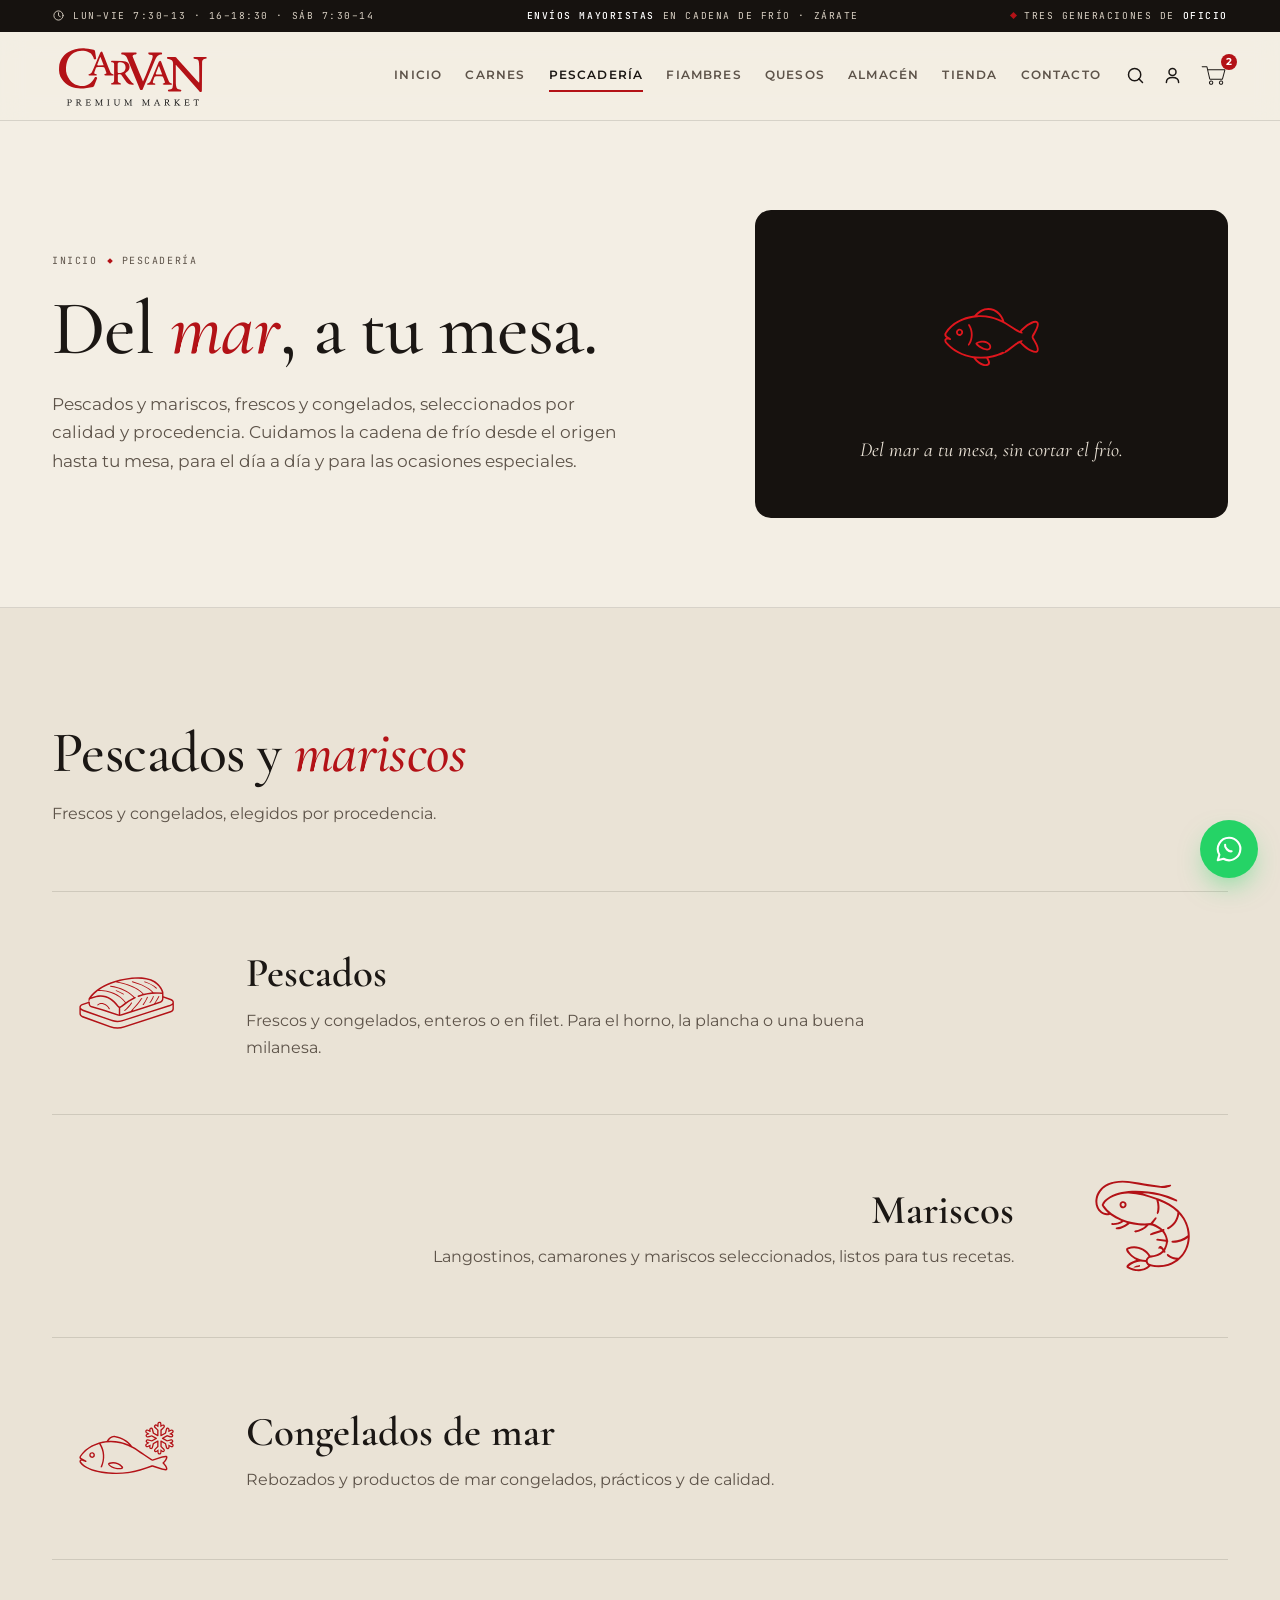
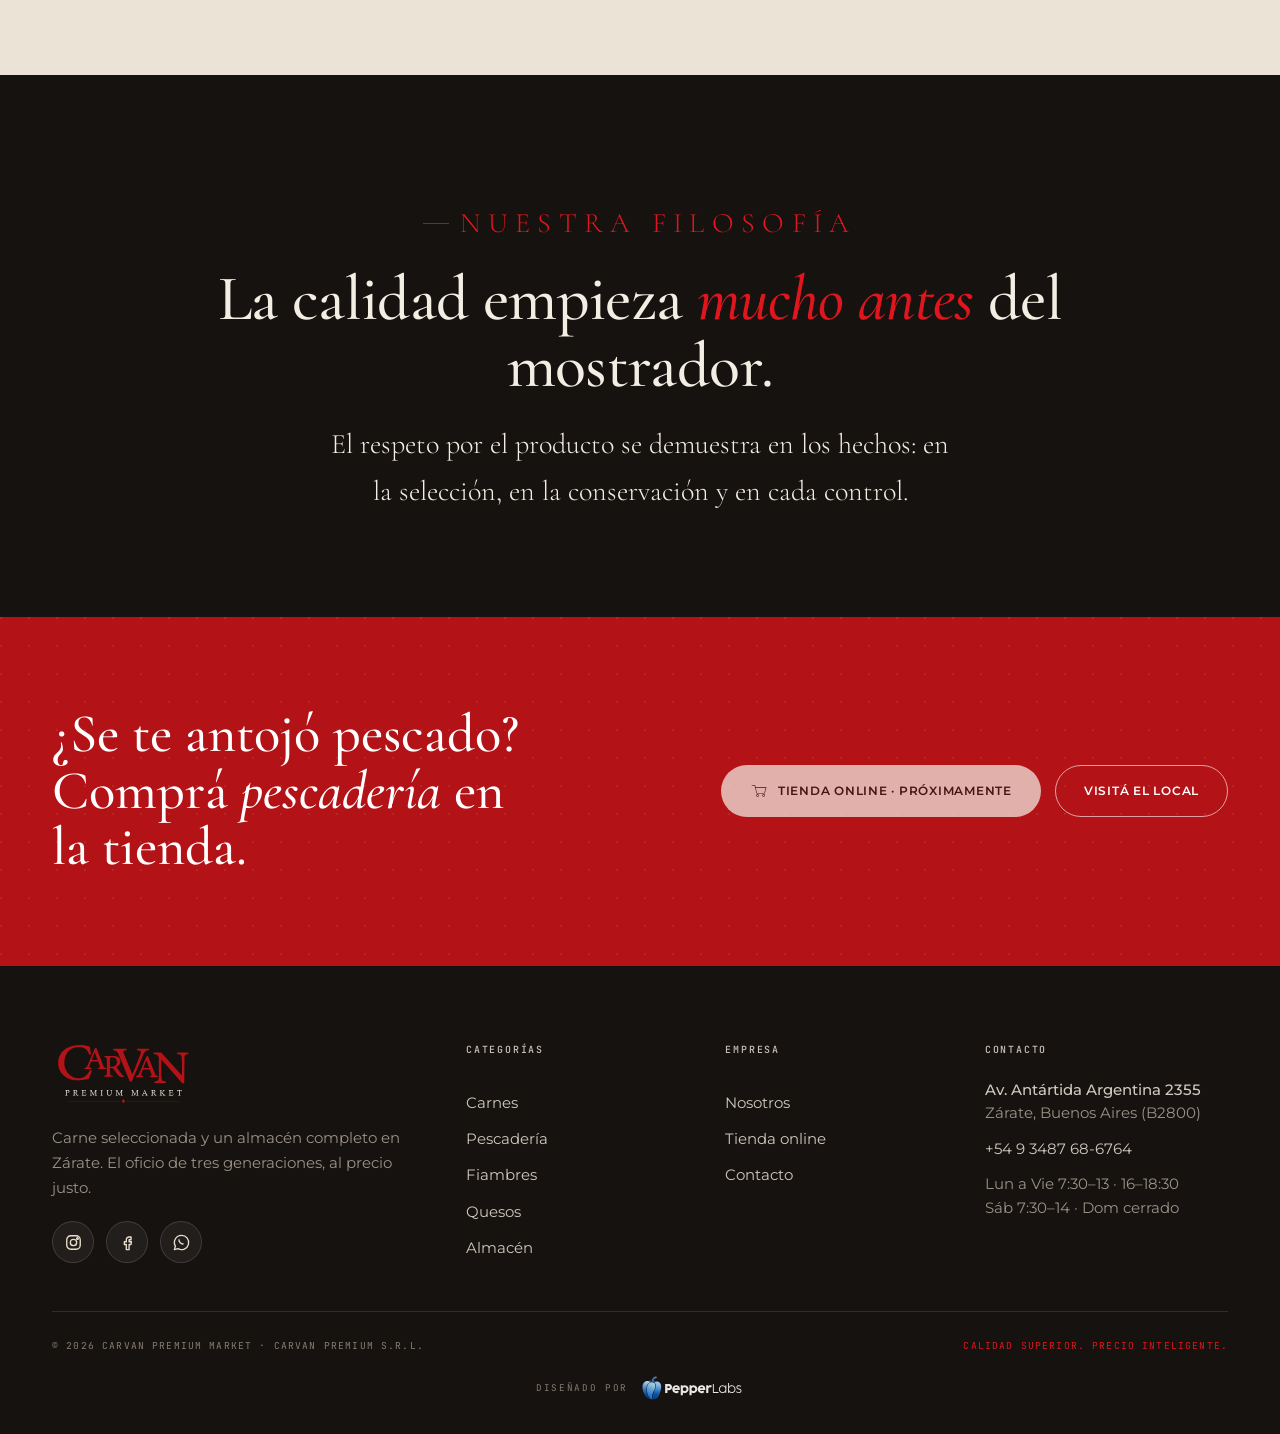
<file: pescaderia.html>
<!DOCTYPE html>
<html lang="es">
<head>
<meta charset="UTF-8">
<meta name="viewport" content="width=device-width, initial-scale=1">
<title>Pescadería · CARVAN Premium Market</title>
<meta name="description" content="Pescados y mariscos frescos y congelados, seleccionados por calidad y procedencia.">
<meta property="og:type" content="website">
<meta property="og:site_name" content="CARVAN Premium Market">
<meta property="og:locale" content="es_AR">
<meta property="og:title" content="Pescadería · CARVAN Premium Market">
<meta property="og:description" content="Pescados y mariscos frescos y congelados, seleccionados por calidad y procedencia.">
<meta property="og:image" content="https://matiasmercado88-debug.github.io/assets/back.webp">
<meta name="twitter:card" content="summary_large_image">
<meta name="twitter:title" content="Pescadería · CARVAN Premium Market">
<meta name="twitter:description" content="Pescados y mariscos frescos y congelados, seleccionados por calidad y procedencia.">
<meta name="twitter:image" content="https://matiasmercado88-debug.github.io/assets/back.webp">
<link rel="icon" href="assets/favicon.svg">
<link rel="preconnect" href="https://fonts.googleapis.com">
<link rel="preconnect" href="https://fonts.gstatic.com" crossorigin>
<link href="https://fonts.googleapis.com/css2?family=Cormorant+Garamond:ital,wght@0,400;0,500;0,600;0,700;1,400;1,500&family=Montserrat:wght@400;500;600;700&family=JetBrains+Mono:wght@400;500&display=swap" rel="stylesheet">
<link rel="stylesheet" href="css/styles.css">
</head>
<body>
<svg width="0" height="0" style="position:absolute" aria-hidden="true" focusable="false">
  <!-- Iconos CARVAN (provistos por el cliente) -->
<symbol id="c-almacen" viewBox="66 62 866 866" fill="currentColor"><path d="M452.48,750.53c-8.91.1-19.53-2.81-26.21-4.74-7.85,5.12-17.42,11.96-27.6,13.4-73.38,10.36-145.87,12.47-218.94.96-17.24-2.72-35.31-16.51-35.33-34.72l-.22-218.54c-.03-27.38,27-27.64,33.42-41.13-13.61-7.4-14.54-16.57-15.08-29.5-.75-17.86,8.48-32.58,27.82-33.19l203.95-.09,13.84,5,28.36-38.19c21.11-28.43,27.74-54.57,13.2-90.08-3.36-8.2-2.16-25.12-1.3-34.82,1.24-14.05,13.59-22.15,26.21-22.02l54.49.57c17.78.19,27.19,15.11,25.91,31.55l-2.03,26.14c-5.92,9.41-7.81,16.96-7.87,28.02-.14,24.26,4.62,44.04,21.97,61.18l19.87,25.75,221.88.27c12.55.02,23.42,7.08,25,20.47,1.18,9.97-.88,21.74-3.2,31.89l23.44,75.64-.12,181.31c-.02,27.27-33.25,33.68-63.36,44.04l-235.38.04-23.32-.14-79.4.93ZM539.12,280.59l.52-35.32c.05-3.2-8.43-7.73-11.39-7.67l-59.4,1.2c-7.6.15-10.99,30.7-1.75,42.29l72.01-.49ZM495.8,665.45c-.01,17.02-13.69,25.8-28.8,23.98-2.89-.35-8.02-5.48-7.58-8.36,1.43-9.31,21.93-2.13,21.91-15.7l-.28-162.83c-.03-20.34,9.41-37.73,33.12-38.35l39.26-1.03c18.11-.47-14.68-46.46,17.16-65.16l-29.57-38.04c-14.22-18.3-10.05-42.37-10.18-65h-60.32c3.05,29.14.5,54.67-16.53,76.65-11.69,15.08-28.37,29.9-33.11,49.19-4.25,17.32-2.57,38.45-2.16,56.1,10.95,8.57,19.6,19.19,18.37,34.66l.14,212.52-1.57,8.29c-.31,1.62,5.35,3.23,7.2,3.23l89.69-.05-2.28-22.15.54-187.04c3.41-16.18,13.18-32.94,18.78-47.97l-35.92.18c-9.62.05-17.72,7.2-17.73,17.42l-.14,169.45ZM816.14,443.77c4.92-11.03,5.75-22.32-.78-32.56l-238.44-.09c-10.04,5.31-10.27,23.95-2.07,32.42l241.3.23ZM394.55,417.49l-204.54.06c-9.91,0-13.64,10.3-12.75,18.61.51,4.7,1.27,10.85,2.9,13.48,1.62,2.63,8.53,3.69,12.53,3.69l205.38.08c11.51-10.24,7.02-35.92-3.52-35.92ZM780.67,735.56l.05-207.66,30.8-69.32-238.24-.45-28.21,69.28v191.27c-1.39,6.17,3.99,16.91,10.94,16.91l224.65-.02ZM159.37,711.57c-3.73,17.24,5.62,31.6,21.52,34.05,73.36,11.3,146.88,9.57,220.24-1.7,12.47-1.92,21.12-13.77,21.12-25.58l.12-206.88c.01-25.69-24.25-19.56-33.32-43.64h-197.05c-8.28,27.37-41.34,15.54-32.31,56.51,69.56,9.66,138.44,10.35,208.83,4.49,12.12-1.01,22.6,7.28,22.62,19.34l.21,144.24c.02,13.96-9.67,22.19-22.89,23.79-70.43,8.48-139.69,7.89-209.08-4.61ZM831.72,718.98c3.78-1.46,7.72-9.65,7.77-13.39l-.02-178.05-17.38-57.31-26.85,59.86v203s36.49-14.11,36.49-14.11ZM376.76,700.38l-.04-157.96c-75.08,6.53-145.09,6-218.45-3.97l.19,158.86c73.21,11.71,144.62,13.8,218.29,3.07Z"/>
  <path d="M647.7,683.68l-4.07,17.34c-1.34,2.08-4.83,5.53-6.91,6.71s-7.55-5.12-7.18-7.54l2.96-19.2c-25.3-6.54-39.91-27.19-35.47-53.1,1-5.85,6.45-12.27,11.53-16.03-4.72-14.05-4.2-32.26,9.66-42.03-.26-11.55-6.1-28.1,6.45-38.98,4.77-4.14,17.53.58,25.17,4.78,3.48-15.3,15.11-38.72,33.77-38.78,15.76,8.15,17.22,34.23,12.17,48.31,9.07-.11,21.46-.17,26.32,3.78,5.89,12.67-1.51,28.64-11.6,38.27l5.11,10.74c-1.68,11.16-8.24,23.15-14.59,32.7,1.52,6.57,2.52,16.87-.37,23.12-9.64,20.82-25.44,32.83-52.93,29.9ZM669.81,556.28c15.38-5.27,20.11-31.6,10.26-43.66-14.77,4.76-22.85,33.24-10.26,43.66ZM655.63,585.67c6.76-21.55-7.37-39.61-25.1-42.26-4.5,20.95,6.53,37.89,25.1,42.26ZM710.04,558.99c-21.27-2.09-36.55,9.21-41.09,29.37,18.78,3.12,38.77-9.83,41.09-29.37ZM644.36,627.64c7.31-22.81-5.49-36.24-22.86-43.36-3.52,12.12-2.79,20.03,3.48,31.19l19.38,12.17ZM701.44,601.2c-20.74-2.73-39.97,7.62-43.5,30.13,23.94-1.78,36.52-7.15,43.5-30.13ZM635.87,667.07c5.53-21.24-8.96-35.93-24.68-39.84-4.93,20.08,5.98,36.76,24.68,39.84ZM689.33,643.14c-20.98-4.1-35.08,9.04-40.92,26.63,18.88,4.27,37.71-7.51,40.92-26.63Z"/>
  <path d="M284.28,673.99l-4,15.62c-.57,2.21-10.08-.64-10.31-2.87l-1.16-11.57c-16.43,1.83-32.1-.55-44.89-12.49-8.62-8.04-19.74-26.66-13.64-40.78,12.05-10.42,33.14-3.75,48.53,3.45-8.49-29.89,8.24-52.23,39.17-62.31l8.63,15.42c10.68,25.5.57,52.06-24.96,63.44l.02,17.52c34.15-3.3,34.69-33.88,44.28-29.05,11.96,6.03-9.21,40.37-41.66,43.63ZM294.57,583.53l-6.04-3.38c-19.33,13.03-22.65,28.91-11.48,48.9,19.42-8.76,23.7-25.07,17.52-45.51ZM268.63,659.88c-7.4-23.41-25.11-30.55-46.07-29.38,2.3,11.23,8.07,21.8,15.49,26.29,9.8,5.92,22.31,7.1,30.57,3.1Z"/></symbol>
  <symbol id="c-carnes" viewBox="56 56 888 888" fill="currentColor"><path d="M388.48,645.79c-65.87,28-140.33,34.28-199.05-5.16-31.15-20.92-53.83-53.64-53.65-91.95l.42-91.56c3.59-43.22,28.72-79.69,61.34-107.16,72.84-61.34,174.2-75.65,268.49-69.29,47.09,3.18,91.41,1.15,137.41-8.33,78.34-16.13,162.3-8.24,218.53,50.5,26.84,28.04,41.75,64.75,41.91,103.97l.34,83.09c.14,33.55-8.15,65.76-21.5,96.19-28.33,64.6-84.85,109.35-154.22,123.38-79.33,16.05-176.99-2.38-227.44-65.56-17.8-22.29-44.19-30.21-72.59-18.14ZM384.02,537.18c32.09-16.71,66.23-8.69,87.65,18.65,46.2,58.96,138.22,78.66,211.9,62.98,84.33-17.94,149.18-83.82,162.15-169.17,7.93-52.19-13.88-101.32-55.51-132.33-55.69-41.48-122.69-40.78-189.61-27.64-43.16,8.47-84.66,11.07-128.83,8.13-91.2-6.08-185.01,3.36-257.85,59.97-58.03,45.1-88.61,124.25-32.91,174.33,52.16,46.9,138.89,38.47,203.01,5.08ZM217.2,637.33c38.54,16.78,80,21.24,119.02,8.52l51.45-16.78c31.22-10.18,62.38-3.24,83.47,21.91,16.39,19.54,35.97,35.48,59.79,45.99,107.09,47.26,238.68,18.91,293.47-89.27,16.42-32.43,23.26-67.73,23.47-104.23-47.21,104.34-146.6,150.05-257.52,134.11-56.01-8.05-103.71-35.06-138.87-78.82-14.74-18.35-41.29-17.89-60.92-7.17-75.52,42.39-184.37,45.39-238.22-27.24-5.92,47.03,17.86,92.51,64.86,112.98Z"/>
  <path d="M370.59,495.84c-34.77,21.31-70.81,33.87-110.42,28.52-24.55-3.32-48.65-15.35-59.5-37.84-12.31-25.52-5.22-54.39,10.78-77.04,21.69-30.7,53.17-49.71,88.94-62.74,99.31-36.18,192.68-7.94,256.56-18.31l86.09-13.97c36.25-5.88,71.81-1.76,104.11,14.36,43.64,21.78,66.78,66.49,58.55,114.77-15.57,91.3-105.23,147.57-199.52,135.49-46.38-5.94-83.91-28.92-112.74-64.84-30.68-38.21-80.72-44.22-122.85-18.4ZM365,480.4c46.22-28.41,105.22-20.67,140.19,22.22,28.66,35.14,64.01,56.3,110.67,60.85,73.04,7.12,145.01-32.59,169.19-103.16,11.2-32.69,7.37-68.33-15.39-93.68-40.24-44.82-106.47-41.49-164.51-29.23-38.81,8.2-76.23,9.68-116.23,9.14l-96.02-1.31c-66.71,4.01-147.74,28.04-176.32,89.24-8.4,17.99-8.57,39.18,5.02,53.8,34.37,36.98,97.51,20.33,143.39-7.87Z"/>
  <path d="M723.09,442.52c-25.44,25.63-66.63,26.13-93.23,4.26-18.88-15.53-19.82-41.98-1.05-57.98,26.5-22.59,67.71-22,93.34,2.01,14.49,13.58,15.95,36.6.94,51.72ZM711.31,431.04c9.12-9.92,6.05-22.54-2.5-29.6-19.24-15.89-46.49-17.07-67.43-2.19-4.85,3.45-9.62,12.48-9.79,17.71-.18,5.56,4.17,14.2,9.39,18.13,20.95,15.8,52.1,15.78,70.34-4.06Z"/></symbol>
  <symbol id="c-fiambres" viewBox="31 20 909 909" fill="currentColor"><path d="M829.77,629.72l-162.45,105.03c-38.98,25.2-82.17,31.44-116.48-1.63-16.98-16.36-40.24-34.96-64.74-32.7l-61.79,5.72c-32.17,2.98-77.92-19.9-83.79-58.57l-53.65,20.4c-46.68,17.76-97.46,4.68-131.18-33.28-45.15-50.83-54.02-123.44-28.35-186.29,17.45-42.36,50-74.27,94.72-86.02l350.18-160.5c60.73-27.84,130.87,5.74,165.27,59.74,5.62-14,10.11-29.83,19.07-39.77,9.87-10.94,24.34-11.28,34.69-4.58,10.78,6.98,11.27,21.52,9.29,33.87,13.56,1.97,28.72,6.92,34.29,20.49,7.38,17.96-3.17,34.8-21.82,40.56,6.88,19.41,3.82,36.35-11.33,41.8-6.25,2.25-17.4-.12-22.43-5.01l-20.96-20.37c-.91,31.33-5.95,58.67-22.83,84.56,40.11,19.03,70.35,42.5,53.26,88.29,20.8,5.18,38.23,11.01,51.87,26.52,24.94,28.35,23.95,79.25-10.84,101.74ZM398.41,548.07l61.06-39.57,156.32-96.59c31.09-19.21,69.84-13.65,104.99-3.17,43.98-65.49,19.49-155.67-52.64-189.21-35.79-16.64-71.49-14.22-106.94,2.13l-302.3,139.44c95.43,18.16,135.65,120.65,107.93,209.19l31.58-22.22ZM788.4,338.3c1.76,1.89,9.76,2.42,11.3.49,1.23-1.55,3.26-6.66,2.58-8.69l-6.4-19.25c-.73-2.19-1.77-8.59.17-9.58s6.6-2.41,8.83-2.64c12.05-1.26,19.07-9.23,16.62-19.5-4.51-18.97-28.23-8.77-35.18-14.98s7.14-23.62-2.7-34.88c-10.63-12.16-27.99,12.9-30.78,39.2,6.53,9.48,10.15,16.08,13.05,25.88l15.91,3.95c-.33,4.89-1.53,10.3-3.97,10.7l-14.47,2.41,25.05,26.89ZM192.86,646.08c42.36,25.45,92.06,16.69,124.34-18.8,66.01-72.58,55.82-191.12-22.62-237.68-44.85-26.62-97.07-14.32-130.26,25.84-58.74,71.07-44.82,186.58,28.53,230.64ZM591.58,617.96l165.68-106.16c12.32-7.9,20.84-18.22,21.28-32.11,1.55-49.16-110.67-83.8-157.49-54.52l-168.81,105.55c30.83-3.52,58.21-2.01,86.13,8.96,33.29,16.75,57.93,39.21,53.22,78.28ZM358.03,654.99c5.21,12.86,19.19,25.76,36.43,31.5,24.63,8.2,50.39,4.43,76.18.56l41.35-6.2c38.28-5.74,91.18-5.51,103.1,26.65,3.99,10.78,2.42,22.22-5.08,31.66,12.81,3.6,26.58-4.93,28.39-20.39,5.03-42.97-43.72-62.38-91.35-62.1l-34.5.2c4.75-6.77,11.04-11.93,17.87-12l41.2-.44c42.47-.45,92.03,35.71,80.06,83.11l168.44-108.61c30.05-19.37,29.65-65.52,3.14-86.77-12.96-10.39-27.84-14.44-44.19-17.96l-175.16,112.67c-14.64,9.42-34.63,14.94-50.61,12.86-12.22-1.59-19.36-.73-31.06,2.3-36.18,9.39-78.71-35.85-127.05.11,6.21,4.83,15.89,10.89,24.65,10.87l46.57-.12c6.99-.02,13.79,2.82,14.91,9.8-36.61,9.81-91.61,8.79-102-20.52-11.27-31.81,21.07-56.04,57.01-67.98,34.63-11.5,73.39-9.78,102.94,10.88,14.21,9.93,20.5,24.28,12.52,41.38,3.83.99,13.34,1.21,16.96-.95,15.87-9.51,9.5-43.79-19.89-62.59-33.11-21.18-73.06-23.35-111.02-13.35-55.54,14.64-99.58,56.55-79.8,105.4ZM502.79,628.82c13.51,3.9,30.52.58,36.25-11.8,5.13-11.08-6.72-15.88-13.78-19.59-33.83-17.79-70.31-19.24-104.56-1.88-12.52,6.35-26.32,14.09-28.48,31.67,19.47-10.96,40.79-18.57,62.97-12.16l47.6,13.76ZM586.21,738.46c7.86,1.4,16.24-9.92,16.74-15.94,2.17-25.98-44.32-35.63-80.23-29.04l38.97,29.29c7.13,5.36,14.26,13.86,24.52,15.69Z"/>
  <path d="M713.07,326.59c18.36,3.99-21.4,61.45-37.61,48.57-2.16-1.71,0-9.67,2.65-10.93,25.51-12.05,22.29-40.4,34.95-37.64Z"/>
  <path d="M310.42,490.36c11.56-2.56,21.3,3.76,23.83,14.52,2.39,10.16-3.85,21.38-14.76,24.42-10.25,2.85-21.68-3.1-24.25-14.28-2.34-10.22,3.45-22.06,15.17-24.66Z"/>
  <path d="M205.25,420.21c11.18-5.73,21.66.11,26.04,10.17,3.79,8.7-.27,20.44-9.17,25.26-9.24,5-20.24.85-24.93-7.05-5.68-9.59-3.45-22.49,8.05-28.38Z"/>
  <path d="M163.33,532.25c-10.27-4.45-12.95-15.79-9.84-25.14,2.44-7.35,12.15-13.7,21.71-11.42,10.96,2.62,15.88,13.73,13.6,23.02-2.44,9.94-13.5,18.72-25.47,13.54Z"/>
  <path d="M260.73,609.34c-.51,10.89-8.19,18.64-17.9,18.84-9.68.19-17.59-7.14-17.96-17.28-.36-9.85,7.45-19.06,18.99-18.84,9.79.19,17.34,7.07,16.87,17.27Z"/>
  <path d="M279.21,422.17c9.04-2.28,16.88,4.79,18.61,12.49,1.86,8.32-3.98,16.9-10.76,18.53-9.54,2.29-18.05-1.47-20.89-10.65-2.29-7.41,3.43-17.95,13.04-20.36Z"/>
  <path d="M280.26,582.55c-5.74,2.43-15.01-.15-18.23-5.27-2.59-4.13-1.2-13.38,2.83-16.88,7.82-6.79,15.99-6.15,21.49.24s5.84,16.85-6.09,21.9Z"/>
  <path d="M187.72,573.82c5.82-3.79,14.75-1.9,18.38,4.11,2.75,4.54.96,13.65-4.91,18.19-4.5,3.48-13.67,2.32-17.48-3.24-3.5-5.12-1.88-15.22,4.01-19.05Z"/>
  <path d="M237.07,503.63c4.81-1.56,11.39,0,12.44,3.11,1.15,3.41.13,11.15-2.73,12.79s-9.77.6-12.25-1.57c-2.91-2.55-1.18-13.13,2.53-14.33Z"/>
  <path d="M784.14,607.6l-98.91,62.74-9.24-2.99c-2.49-.81.97-7.97,2.82-9.79l114.47-73.09,8.6-4.79c2.49-1.39,5.97,9.56,3.63,11.36l-21.38,16.55Z"/></symbol>
  <symbol id="c-quesos" viewBox="89 90 821 821" fill="currentColor"><path d="M218.55,793.19c-31.69,3.22-54.72-22.76-54.83-49.65l-.35-90.41c-.09-21.87,27.61-23.03,26.47-56.3-.48-13.93-12.58-26.26-25.48-36.23l-.9-107.38c-.1-11.77,5.55-27.35,15.84-34.26l292.51-196.4c17.8-11.95,37.73-17.41,59.07-15.74,102.55,8.02,217.6,50.14,289.1,123.72,10.04,10.33,16.65,24.69,16.64,40.01l-.27,316.67c-.03,29.71-24.81,45.75-51.08,48.42l-566.73,57.54ZM807.01,370.79c5.31-5.39,8.93-8.59,9.19-11.28,1.4-14.54-48.45-52.02-74.61-67.91-63.81-38.77-135.11-59.84-209.5-67.41-16.44-1.67-31.64.32-45.76,9.81l-302.53,203.36c7.47,4.69,15.09,5.5,24.32,4.4l598.9-70.97ZM181.52,746.39c.05,17.65,18.57,31.28,35.56,29.53l573.86-58.8c15.42-1.58,28.46-14.77,28.48-30.38l.25-303.96-34.3,8.35-586.64,69.29-17.7-3.07.22,95.43c16.31,12.36,26,28.29,25.94,47.12-.06,19.01-7.33,36.38-25.97,48.25l.3,98.22Z"/>
  <path d="M367.36,513.43c29.44-6.98,55.41,10.87,61.48,37.33,6.3,27.46-9.84,55.23-38.65,62.02-24.9,5.86-52.78-9.74-59.86-36.96-6.67-25.64,6.78-55.22,37.03-62.39ZM365.07,532.6c-18.3,9.13-22.63,30.24-15.22,45.03,8.32,16.59,28.2,22.86,44.26,14.81,15.46-7.75,22.48-27.51,16.31-42.35-7.17-17.25-27.39-26.45-45.36-17.49Z"/>
  <path d="M632.11,461.02c25.87-4.79,46.66,12.59,49.91,34.21,3.64,24.29-10.77,45.15-33.7,49.56-23.1,4.45-44.93-10.03-49.67-31.79-5.14-23.57,7.46-47.17,33.47-51.99ZM629.53,479.81c-14.35,6.88-17.12,23.34-12.07,33.38,6.77,13.45,21.27,18.44,33.2,12.36,12.28-6.26,17.68-20.45,13.25-31.49-5.48-13.65-19.71-21.29-34.38-14.25Z"/>
  <path d="M730.77,566.14c24.07-3.39,41.43,13.94,43.63,33.91,2.45,22.26-12.44,40.39-33.63,43.22-21.28,2.84-39.97-11.22-43.43-31.73-3.57-21.21,9.79-42.07,33.43-45.4ZM727.82,584.6c-13.87,5.08-16.86,19.45-10.35,31.27,4.48,8.12,15.92,13.58,27.65,8.11,8.85-4.13,14.78-16.64,10.89-27.38-3.68-10.15-15.59-16.61-28.19-12Z"/>
  <path d="M549.03,621.1c22.93-2.74,39.27,14.06,41.98,32.75,3.07,21.2-13.01,39.62-31.85,42.3-21.47,3.05-39.31-10.97-42.89-29.71-4.06-21.27,9.29-42.53,32.76-45.34ZM546.08,639.75c-13.61,4.69-16.36,18.69-10.76,29.3,4.38,8.31,15.88,12.6,26.14,8.36,9.56-3.95,15.55-15.42,11.1-26.78-3.36-8.58-14.82-14.9-26.48-10.88Z"/>
  <path d="M286.05,725.86c-18.92,1.57-31.13-12.87-31.02-27.52.13-16.89,14.53-29.43,32.62-27.28,14.53,1.73,24.38,13.83,24.27,27.32-.1,12.42-9.74,26.14-25.87,27.47ZM278.17,688.59c-6.81,3.44-7.5,14.04-3.81,16.97,3.16,2.51,10.89,4.24,14.46,3.02,4.16-1.42,6.49-11.76,4.69-15.81-1.53-3.45-10.59-6.59-15.34-4.18Z"/></symbol>
  <symbol id="c-precio" viewBox="80 122 750 750" fill="currentColor"><path d="M439.43,781.2c-23.02,24.17-58.18,33.9-83.71,11.27l-170.16-150.92c-22.9-20.31-33.08-54.67-11.04-80.32L443.07,248.64c21.86-25.44,44.24-38.89,78.08-42.79l133.22-15.36c18.14-2.09,34.45,4.77,47.32,15.68l23.96,20.3c11.4,9.65,22.35,24.79,22.22,41.69l-1.07,141.76c-.28,36.62-13.78,63.05-38.65,89.16l-268.73,282.14ZM417.7,778.55l286.8-300.48c17.5-18.33,25.03-40.17,25.36-65.03l1.78-133.59c.19-14.11-3.76-29.7-14.63-38.74l-32.32-26.88c-5.69-4.74-21.75-7.76-30.07-6.75l-132.4,16.04c-18.69,2.26-39.93,6.61-53.36,22.23l-283.49,329.7c-15.32,17.82-2.01,41.93,12.1,54.44l171.9,152.54c11.74,10.42,37.41,7.97,48.32-3.46Z"/>
  <path d="M376.35,598.02c-2.34,2.21-9.41,3.67-11.92,2.12s-3.3-9.67-1.29-12.09l14.71-17.76c-26.55-25.64-24.53-66.52-6.05-68.7,3.39-.4,9.86,6.44,8.83,10.34-3.64,13.75-2.6,35.06,11.97,44.04l44.26-48.97c-21.3-24.63-26.75-51.83-6.78-73.82,19.94-21.95,49.69-19.49,75.84-.54l11.16-12.93c2.27-2.63,10.01-3.89,12.91-2.03,2.9,1.86,3.66,11.05,1.18,13.83l-12.61,14.13c14.23,15.96,22.27,34.22,15.65,55.99-1.23,4.04-9.84,9.08-13.6,7.57-15.24-6.1,6.32-28.31-16.43-50.04l-42.84,46.71c8.45,12.82,16.21,23.81,18.86,37.68,4.16,21.78-10.65,40.78-26.92,49.69-20.53,11.23-42.18,6.52-60.86-10.35l-16.07,15.13ZM491.41,447.58c-16.51-13.9-36.36-12.78-47.06,1.48-10.19,13.58-4.77,31.23,6.74,42.94l40.32-44.42ZM404.6,567.95c17.93,16.35,36.58,13.18,48.84-.87,10.57-12.12,7.62-30.24-6.71-45.19l-42.13,46.06Z"/>
  <path d="M628.3,258.38c27.17-5.64,50.92,11.85,56.21,36.09,5.48,25.12-10.81,49.82-36.95,55.39-23.34,4.98-48.03-9.24-54.35-33.58-6.27-24.13,7.58-52.19,35.08-57.9ZM631.33,275.42c-18.64,4.63-26.04,23.12-21.24,38.45s20.23,23.46,35.58,19.29c15.47-4.21,25.85-19.91,21.86-36.2-3.41-13.91-19.24-25.75-36.2-21.54Z"/></symbol>
  <symbol id="c-calidad" viewBox="-143 -69 764 764" fill="currentColor"><path d="M309.46,618.07l-71.07-159.17-71.88,161.39c-3.95,8.87-21.3,5.06-24.59-2.54l-44.72-55.84-69.67,2.94c-4.41.19-12.33-4.02-14.55-7.33s-2.71-12.92-.95-16.99l61.59-141.78c-28.56-10.47-44.17-37.09-41.19-66.95,1.96-19.64-3.23-37.26-15.54-52.2-22.47-27.2-22.51-63.7-.19-91.29,12.12-14.99,18.3-32.03,16.11-51.85-4-36.18,18.92-66.24,54.22-73.11,18.69-3.64,31.59-14.61,41.3-30.38C146.61,3.29,180.97-8.16,212.82,6.21c17.53,7.91,34.78,7.41,52.39-.21,32.17-13.92,66.57-3.09,84.57,26.98,10.16,16.97,23.86,26.9,43.4,31.2,32.72,7.2,55.56,35.54,51.52,69.21-2.51,20.98,3.52,39.38,16.55,55.31,22.28,27.24,22.27,63.37-.53,90.47-11.68,14.11-18.22,30.85-16.03,49.82,3.55,30.66-10.86,57.89-40.42,69.89l61.26,142.45c1.71,3.97,1.08,12.82-1.06,16.01-2.45,3.64-11.51,7.41-16.49,7.22l-68.31-2.71-44.95,57.09c-2.28,2.89-8.94,6.05-12.24,6.53-3.31.48-11.3-3.51-13.04-7.4h.02ZM336.42,423.39c11.61-19.21,28.89-30.38,49.53-35.11,27.07-6.2,45.36-28.17,42.52-56.53-2.25-22.39,3.63-43.98,18.06-61.37,18.7-22.52,19.52-50.4.57-73.44-13.99-17.01-21.55-38.11-18.6-60.38,3.86-29.13-14.27-50.7-41.74-57.35-21.35-5.16-39.16-17.18-50.05-36.04-13.98-24.23-41.57-32.82-67.12-21.37-21.96,9.83-43.52,8.25-65.36-1.01-22.7-9.63-47.85-2.15-60.43,18.88-12.33,20.6-30.63,35.12-54.67,40.21-27,5.72-43.08,28.36-40.19,56.56,2.32,22.61-4.4,42.7-18.25,60.14-17.84,22.46-18.81,50.63-.69,72.67,14.63,17.79,21.52,39.41,18.83,62.72-3.17,27.51,14.37,49.74,41.16,55.77,22.51,5.07,40.34,16.82,52.13,36.84,13.52,22.95,40.52,31.42,65.07,20.72,20.38-8.88,41.09-9.58,61.55-.57,25.63,11.29,52.66,3.49,67.67-21.34h0ZM322.88,607.27l49.91-62.14,77.42,2.14-62.17-143.15c-17.58,4.74-29.19,14.46-37.92,28.6-20.16,32.66-57.12,43.04-93.38,24.43l66.14,150.12h0ZM154.44,607.47l66.43-150.19c-39.21,17.95-72.63,8.11-93.14-24.24-9.02-14.22-22.08-25.06-39.3-27.5l-61.33,141.86,78.68-1.83,48.67,61.91h0Z"/>
  <path d="M313.75,375.11c-63.91,34.62-140.77,21.36-189.78-29.74-66.79-69.65-58.58-177.44,15.27-236.92,72.37-58.3,180.78-41.52,232.64,36.16,51.87,77.69,26.97,184.41-58.12,230.51h-.01ZM382.11,235.63c1.23-79.93-61.55-141.43-136.98-145.24-75.67-3.83-141.87,53.16-149.43,129.5-7.22,72.89,43.27,142.47,118.62,155.59,85.22,14.84,166.41-50.35,167.79-139.85h0Z"/>
  <path d="M288.34,321.59l-50.06-27.44-46.15,26.62c-2.99,1.73-10.73,1.33-13.35-.19-3.06-1.77-6.63-9.05-5.98-12.68l9.87-55.41-37.45-35.39c-1.91-1.81-4.21-7.4-4.49-9.96-.33-3.07,5-10.08,8.47-10.52l55.64-7.06,21.55-47.75c1.25-2.77,5.28-7.04,7.74-8.63,2.95-1.9,13.12.75,14.72,4.22l23.58,51.5,52.59,7.04c3.22.43,8.68,3.44,10.43,5.89,1.75,2.44.15,11.14-2.39,13.54l-38.65,36.61,9.9,53.93c.52,2.83-.63,9.21-1.57,11.6-1.18,2.99-11.53,5.64-14.41,4.06v.02ZM239.02,276.38l47.47,25.7-9.81-54.43,37.89-36.77-52.5-6.81-23.54-49.39-24.06,49.41-52.24,6.81,37.99,35.81-9.62,55.84,48.42-26.15v-.02Z"/></symbol>
  <symbol id="c-envios" viewBox="91 228 950 544" fill="currentColor"><path d="M334.07,649.94c-3.38,38.82-34.43,67.44-71.73,67.74-37.43.3-69.42-29.19-71.76-67.51l-38.96-.74c-22.35-.42-40.35-19.78-40.35-41.77v-81.73c0-55.17,51.32-69.83,62.59-87.35l74.92-116.54c13.61-21.17,37.06-39.48,64.05-39.49l386.43-.24c21.4-.01,35.75,15.46,35.75,36.2v291.06c0,23.55-16.77,40.45-40.11,40.41l-30.7-.05c-3.37,37.92-33.83,67.05-70.79,67.75-38.01.72-70.2-28.67-73.14-67.77l-186.2.03ZM154.04,637.09l36.39-.28c5.29-37.05,36.36-63.08,72.03-63.14,36.04-.05,66.91,26.62,71.21,63.43l186.62-.2c5.71-38.22,37.43-63.62,73.13-63.05,35.82.57,66.05,27.16,70.48,63.33l31.24-.14c12.3-.06,26.72-8.57,26.73-23.8l.16-296.53c0-12.78-10.71-20.96-22.9-20.95l-388.24.3c-22.96.02-41.2,17.77-52.63,35.54l-73.96,114.99c-11.67,18.14-55.29,30.65-58.97,70.44l38.52-.02c4.68,0,13.1,4.72,14.94,8.73,5.94,12.96-2.13,45.07-18.17,50.97-10.36,3.81-22.52,2.35-36.15,2.32l.38,30.26c.2,15.57,14.11,27.92,29.2,27.8ZM156.95,563.27c10.7-7.6,10.54-21.44,10.91-32.95l-43.51-.63.19,36.42c10.99-.03,25.26,2.24,32.41-2.84ZM252.12,587.97c-34.5,6.41-54.48,38.48-47.3,69.77,6.98,30.42,36.76,51.72,67.63,45.86,31.38-5.95,52.8-36.75,47.83-67.76-4.96-30.98-35.28-53.98-68.16-47.87ZM638.86,680.55c19.89-25.51,14.57-59.94-8.55-79.47-23.18-19.57-56.6-18.53-78.76,2.16-21.63,20.2-24.14,54.42-5.41,78.2,11.83,15.03,29.04,23.38,47.2,23.14,17.16-.22,33.57-8.71,45.51-24.03Z"/>
  <path d="M882.84,473.01l-102.03.14c-2.54-.9-6.86-4.4-6.77-6.72.09-2.31,4.13-5.52,6.82-6.58l100.88-.04,6.55,4.63c1.87,1.33-2.79,7.53-5.46,8.56Z"/>
  <path d="M864.1,407.11l-82.92.08c-2.48,0-6.97-3.9-7.02-6.05-.07-2.58,4.46-7.51,7.23-7.51l80.54.03c2.96,0,7.14,3.44,8.11,5.46.97,2.01-3.21,8-5.94,8Z"/>
  <path d="M848.03,538.45l-65.59.24c-2.75.01-7.54-3.2-8.15-5.33-.73-2.55,3.61-7.26,6.38-8l66.18-.14,6.65,4.43c1.95,1.3-2.94,8.78-5.47,8.79Z"/>
  <path d="M630.98,533.07l-127.28.09c-11.95,0-22.07-10.76-22.07-22.24l.1-148.27c0-12.31,9.69-21.63,22-21.62l128.19.1c13.16,0,21.61,11.57,21.6,23.81l-.14,146.87c-.01,11.56-10.15,21.26-22.4,21.27ZM601.23,354.47l.09,57.06c-2.55,1.87-9.94,3.44-12.66,1.77l-19.43-11.93-22.49,13.14c-1.78,1.04-6.25,1.1-7.68.07-1.43-1.03-3.47-5.67-3.45-7.92l.66-52.64-32.54-.18c-3.19-.02-8.95,5.64-8.94,8.96l.17,148.92c0,3.83,5.23,8.58,8.99,8.57l127.34-.18c5.22,0,9.5-5.37,9.5-10.54v-144.62c0-5.82-5.3-11.24-10.85-11.12l-28.72.64ZM588.22,398.09l.03-44.14-39.28.33-.06,44.08,21.04-11.27,18.27,11Z"/>
  <path d="M378.92,462.98l-136.25.05c-6.9,0-15.16-7.62-17.05-12.67-2.36-6.32-.57-15.88,3.33-21.83l49.98-76.4c6.64-10.15,19.94-20.71,32.34-20.77l70.88-.36c11.46-.06,22.7,11.36,22.73,22.58l.18,81.45c.03,12.88-10.03,27.95-26.15,27.95ZM379.05,449.75c8.4-1.52,12.56-7.65,12.56-14.59v-79.77c0-4.92-5.9-11.85-11.07-11.83l-65.96.32c-9.43.05-19.12,7.64-24.19,15.08l-52.75,80.92.83,7.05c.18,1.53,4.41,2.48,6.44,2.93l134.14-.11Z"/>
  <path d="M395.89,503.07l-36.97.27c-2.41.02-7.6-4.19-7.47-6.58s4.99-6.38,7.63-6.39l34.93-.16c2,0,6.39,2.87,7.62,4.34,1.54,1.84-3.12,8.49-5.75,8.51Z"/>
  <path d="M251.97,617.79c16.04-6.06,32.54,2.35,38.05,17.36,5.26,14.32-1.88,31.36-18.12,37.35-12.97,4.79-29.55-1.65-35.82-15.46-6.58-14.49-1.5-32.69,15.88-39.26ZM256.71,629.75c-9.69,3.67-12.07,13.99-8.46,22.07,3.1,6.95,12.19,10.87,20.03,7.96,7.88-2.92,11.96-12.08,9.25-20.26-2.46-7.41-11.1-13.45-20.81-9.77Z"/>
  <path d="M580.69,618.18c16.88-6.76,33.64,1.16,39.57,17.91,4.59,12.96-2.07,29.61-17.66,36.14-13.54,5.67-30.15-.78-37.2-15.71-6.24-13.2-1.18-31.75,15.29-38.34ZM587.83,629.56c-10.69,3.28-13.75,13.61-10.15,21.72,3.05,6.86,11.94,10.95,19.31,8.74,8.36-2.51,13.26-11.72,10.69-20.03-2.25-7.26-10.84-13.19-19.85-10.43Z"/></symbol>
  <symbol id="c-tienda" viewBox="79 76 843 843" fill="currentColor"><path d="M773.6,788.16l-537.37.47c-25.6.02-46.06-14.5-46.07-41.47l-.1-245.02c-25.34-14.47-36.34-38.62-35.5-66.14l1.3-42.73,49.63-153.71c7.2-22.3,22.12-32.69,46.26-32.67l507.81.36c21.87.02,31.41,21.97,36.65,38.09l47.13,144.98,2.01,39.5c1.53,30.06-9.12,55.88-35.09,72.54l-.17,245.23c-.01,18.08-14.07,40.56-36.49,40.58ZM289.93,394.36l29.7-169.73-74.12-.07c-12.02-.01-19.78,8.12-23.3,19.14l-48.03,150.47,115.75.19ZM423.62,394.44l7.27-169.95-93.43.36-30.37,169.52,116.54.07ZM558,394.14l-11.79-169.47-97.96.09-7.4,169.77,117.16-.39ZM692.65,394.46l-33.6-169.79-95.69.1,12.48,169.64,116.81.05ZM774.66,234.98c-4.47-4.76-13.56-10.52-18.36-10.5l-79.6.44,33.74,169.28,115.63.34-51.4-159.56ZM287.66,447.07l.93-35.19-116.07.12c-.33,14.95-1.4,29.36,1.68,42.47,6.49,27.56,33.21,43.93,59.47,42.14,25.02-1.7,53.21-20.5,53.98-49.55ZM422.87,440.97l.39-29.07h-116.96s.6,36.25.6,36.25c4.35,30.71,33.24,50.76,61.97,48.3,27.81-2.38,53.59-24.25,54.01-55.48ZM558,441.67l-.27-29.77-117.09.12,1.91,39.17c5.22,29.84,33.99,47.26,62.02,45.12,27.65-2.11,53.69-25.01,53.42-54.65ZM693.63,441.69l-.32-29.8-117.43-.05,1.17,37.82c4.87,30.43,34.53,49.67,63.09,46.8,27.4-2.75,53.81-25.2,53.49-54.78ZM826.67,446.93l1.01-34.94-116.51-.11,1.38,37.93c4.1,28.57,30.99,47.18,58.18,46.7,25.71-.46,55.08-20.12,55.93-49.58ZM400.28,563.31c19.61,2.5,37.27,17.49,37.29,38.1l.21,169.46,333.6-.03c12.9,0,21.78-11.7,21.77-23.68l-.13-236.87c-35.76,10.59-73.06-2.69-90.28-37.3-13.38,25.04-39.22,41.26-67.65,41.23-28.65-.03-55.15-14.53-68.02-41.8-15.06,26.92-39.84,41.93-67.64,41.87-27.92-.07-52.65-14.78-67.54-42.07-13.16,25.56-38.41,41.01-65.24,41.93-28.74.99-54.14-13.01-69.46-40.79-19.15,34.77-54.24,47.15-90.04,37.27l.04,236.65c0,13.71,9.99,23.52,22.99,23.54l54.74.1-.07-162.46c-.01-22.37,12.9-44.31,38.29-44.52l77.14-.64ZM419.94,770.74l.16-168.04c-.68-12.91-11.02-21.83-23.92-22.21l-70.98.19c-14.22.57-22.82,10.99-22.79,24.89l.32,165.42,117.21-.25Z"/>
  <path d="M699.75,731l-167.24.21c-18.2-2.09-30.57-15.29-30.55-33.35l.12-101.01c.02-17.96,14.41-33.4,33.06-33.39l165.5.14c19.26.02,33.04,16.25,33.09,34.42l.26,99.34c.05,19.2-13.74,33.61-34.24,33.63ZM699.96,713.93c9.66,0,16.08-8.07,16.09-15.7l.19-102.11c.01-7.33-6.86-15.52-14.76-15.52h-166.8c-7.23-.01-15.21,8.63-15.23,15.32l-.23,102.6c-.02,8.13,7.02,15.57,15.4,15.56l165.34-.14Z"/></symbol>
  <symbol id="c-pescaderia" viewBox="76 65 854 854" fill="currentColor"><path d="M712.31,536.29c-11.1,4.77-21.36,10.86-30.8,18.14l-55.27,42.61c-36.87,23.65-100.39,45.15-147.08,52.35,4.37,8.73,8.94,17.7,11.17,26.41,3.76,14.71-5.7,28.03-20.33,30.69-37.55,6.82-78.78-25.31-101.12-57.73-80.82-12.58-160.31-49.84-210.92-114.2-4.2-5.34-5.65-15.11-4.74-21.53.78-5.46,6.83-10.84,14.71-15.45-12.08-6.8-19.84-21.95-11.89-35.91,41.57-73.09,134.33-119.15,218-128.65,37.45-44.33,89.72-69.66,145.79-48.06,39,16.81,67.91,50.81,77.56,91.64l73.64,46.57,40.7,24.23c28.96-35.64,105.56-94.87,134.11-68.87,18.94,17.24-5.18,62.25-19.65,88.59l-13.54,24.64,26.14,45.81c11.09,19.44,20.41,53.53,6.95,65.25-28.61,24.91-102.89-30.21-133.44-66.52ZM580.16,368.08c-11.42-32.16-34.19-55.04-62.43-68.96-45.39-19.09-89.78-3.35-122.55,31.96,66.66-4.39,127.31,8.79,184.98,36.99ZM724.74,530.84c15.85,15.09,33.27,31.24,52.63,44.06,19.64,13,53.27,27.27,59.72,16.73,8.16-13.33-9.82-48.02-22.01-68.76-5.3-9.02-14.88-20.29-15.01-31.11-.14-12.07,10.02-24.47,15.98-34.59,13.1-22.24,31.38-60.96,19.12-69.85-10.37-7.51-45.47,9.97-63.29,23.18-16.6,12.3-32.13,26.91-45.78,41.02,4.57,4.48,7.12,7.72,6.98,10.44-.78,14.24-47.04-11.03-69.48-26.69-83.27-58.15-160.45-97.07-265.61-90.55-88.01,5.46-181.6,45.39-228.72,120.94-3.45,5.53-2.07,14.51,3.07,18.01l26.39,17.95c2.89,1.96,4.75,7.87,2.41,10.89-6.21,8.04-19.51-9.84-32.84.58-3.23,2.52-.69,12.11,2.43,15.75,99.23,116.19,279.64,139.99,414.72,73.18l14.76,3.1c-1.01-13.42,9.75-12.92,16.03-17.7l66.71-50.69c20.01-15.21,53.6-27.33,49.81-14.97-.73,2.37-3.82,5.56-8.01,9.09ZM476.33,675.06l-12.37-24.11c-25.51,1.8-49.81,1.76-75.78.25,26.7,36.79,93.81,61.72,88.16,23.86Z"/>
  <path d="M477.69,591.01c-44.09,4.91-95.12-39.46-94.67-50.1.11-2.5,3.65-7.35,6.01-8.75,42.99-25.48,102.64-9.54,110.39,26.58,3.2,14.89-4.9,30.39-21.73,32.27ZM464.45,538.79c-21.63-9.15-44.99-7.88-65.84,2.23,21.84,25.77,72.42,47.47,85.6,32.75,7.54-8.42-.49-26.83-19.76-34.98Z"/>
  <path d="M340.89,399.24c50.37,79.73.12,167.74-11.73,156.3-1.73-1.67-2.2-7.43-.7-9.69,27.97-41.97,28.03-95.51,1.5-138.34-1.9-3.06-1.59-8.15.46-9.69,2.2-1.66,8.98-.94,10.47,1.42Z"/>
  <path d="M255.44,433.14c14.73-6.17,29.66,1.74,34.78,15.3,4.75,12.56-1.62,28.25-15.99,34.23-11.75,4.89-26.58-.58-32.7-13.86-5.5-11.95-1.29-29.3,13.91-35.67ZM260.46,445.55c-7.4,3.16-9.04,12.17-6.26,17.8s10.61,8.43,15.87,6.11c6.43-2.84,9.25-10.22,7.39-16.8-1.51-5.36-9.72-10.22-17-7.11Z"/></symbol>
  <symbol id="i-carnes" viewBox="0 0 48 48" fill="none" stroke="currentColor" stroke-width="1.6" stroke-linecap="round" stroke-linejoin="round"><path d="M10.5 25c0-8 6.5-14 16.5-13 7.2.7 13 5 13 11 0 7-6.8 11-15 11-9 0-14.5-3-14.5-9z"/><circle cx="23" cy="23.5" r="4.5"/><path d="M40 23.5c2.5-.4 4.5-2.2 4.5-4.4M40 25.4c2.4.3 4.3 1.7 4.6 3.8"/></symbol>
  <symbol id="i-pescaderia" viewBox="0 0 48 48" fill="none" stroke="currentColor" stroke-width="1.6" stroke-linecap="round" stroke-linejoin="round"><path d="M14 24c4-7.5 11.5-11 18-11 5.4 0 9.5 4 9.5 11s-4.1 11-9.5 11c-6.5 0-14-3.5-18-11z"/><path d="M14 24l-7.5-6.5v13z"/><circle cx="35" cy="20.5" r="1.7"/><path d="M22 20c2 2.6 2 5.4 0 8"/></symbol>
  <symbol id="i-fiambres" viewBox="0 0 48 48" fill="none" stroke="currentColor" stroke-width="1.6" stroke-linecap="round" stroke-linejoin="round"><circle cx="19" cy="20" r="11.5"/><circle cx="30" cy="29" r="11.5"/><circle cx="16" cy="18" r="1.5"/><circle cx="22" cy="22" r="1.5"/><circle cx="28" cy="31" r="1.5"/><circle cx="33" cy="27" r="1.5"/></symbol>
  <symbol id="i-quesos" viewBox="0 0 48 48" fill="none" stroke="currentColor" stroke-width="1.6" stroke-linecap="round" stroke-linejoin="round"><path d="M6.5 33l28-14.5 7.5 14.5z"/><path d="M6.5 33l28-14.5"/><circle cx="19" cy="30.5" r="2"/><circle cx="29" cy="28.5" r="1.6"/></symbol>
  <symbol id="i-almacen" viewBox="0 0 48 48" fill="none" stroke="currentColor" stroke-width="1.6" stroke-linecap="round" stroke-linejoin="round"><rect x="13" y="16" width="22" height="26" rx="3"/><path d="M16 23h16"/><path d="M18 9h12v7H18z"/><path d="M18 9c0-1.5 1-2.5 3-2.5h6c2 0 3 1 3 2.5"/></symbol>
  <symbol id="i-tienda" viewBox="0 0 48 48" fill="none" stroke="currentColor" stroke-width="1.6" stroke-linecap="round" stroke-linejoin="round"><path d="M9 19h30v23H9z"/><path d="M7 19l3.5-9h27L41 19z"/><path d="M20 42V31h8v11"/><path d="M7 19c0 2.8 2.2 5 5 5s5-2.2 5-5M17 19c0 2.8 2.2 5 5 5s5-2.2 5-5M27 19c0 2.8 2.2 5 5 5s5-2.2 5-5"/></symbol>
  <symbol id="i-shield" viewBox="0 0 24 24" fill="none" stroke="currentColor" stroke-width="1.7" stroke-linecap="round" stroke-linejoin="round"><path d="M12 3l8 3v5c0 5-3.4 8-8 9.5C7.4 19 4 16 4 11V6z"/><path d="M8.5 12l2.5 2.5L16 9.5"/></symbol>
  <symbol id="i-tag" viewBox="0 0 24 24" fill="none" stroke="currentColor" stroke-width="1.7" stroke-linecap="round" stroke-linejoin="round"><path d="M13 3H6a3 3 0 0 0-3 3v7l9 9 10-10z"/><circle cx="8.5" cy="8.5" r="1.6"/></symbol>
  <symbol id="i-truck" viewBox="0 0 24 24" fill="none" stroke="currentColor" stroke-width="1.7" stroke-linecap="round" stroke-linejoin="round"><path d="M3 6h11v10H3z"/><path d="M14 9h4l3 3.2V16h-7z"/><circle cx="7" cy="18" r="1.9"/><circle cx="17.5" cy="18" r="1.9"/></symbol>
  <symbol id="i-user" viewBox="0 0 24 24" fill="none" stroke="currentColor" stroke-width="1.7" stroke-linecap="round" stroke-linejoin="round"><circle cx="12" cy="8" r="4"/><path d="M4.5 20c0-4 3.4-6 7.5-6s7.5 2 7.5 6"/></symbol>
  <symbol id="i-card" viewBox="0 0 24 24" fill="none" stroke="currentColor" stroke-width="1.7" stroke-linecap="round" stroke-linejoin="round"><rect x="3" y="6" width="18" height="12" rx="2"/><path d="M3 10h18"/><path d="M6.5 14.5H11"/></symbol>
  <symbol id="i-scale" viewBox="0 0 24 24" fill="none" stroke="currentColor" stroke-width="1.7" stroke-linecap="round" stroke-linejoin="round"><path d="M12 4v15"/><path d="M7 19.5h10"/><path d="M5 7l7-1.6L19 7"/><path d="M5 7l-2.6 5.4a3 3 0 0 0 5.2 0z"/><path d="M19 7l-2.6 5.4a3 3 0 0 0 5.2 0z"/></symbol>
  <symbol id="i-parking" viewBox="0 0 24 24" fill="none" stroke="currentColor" stroke-width="1.7" stroke-linecap="round" stroke-linejoin="round"><rect x="4" y="4" width="16" height="16" rx="3.5"/><path d="M9.5 16.5V7.5H13a2.6 2.6 0 0 1 0 5.2H9.5"/></symbol>
  <symbol id="i-wa" viewBox="0 0 24 24" fill="none" stroke="currentColor" stroke-width="1.7" stroke-linecap="round" stroke-linejoin="round"><path d="M12 3a9 9 0 0 0-7.7 13.6L3 21l4.6-1.2A9 9 0 1 0 12 3z"/><path d="M8.9 8.6c-.3 1.1.3 2.5 1.5 3.7s2.6 1.8 3.7 1.5"/></symbol>
  <symbol id="i-ig" viewBox="0 0 24 24" fill="none" stroke="currentColor" stroke-width="1.7" stroke-linecap="round" stroke-linejoin="round"><rect x="3.5" y="3.5" width="17" height="17" rx="5"/><circle cx="12" cy="12" r="4"/><circle cx="17" cy="7" r="1.1"/></symbol>
  <symbol id="i-fb" viewBox="0 0 24 24" fill="none" stroke="currentColor" stroke-width="1.7" stroke-linecap="round" stroke-linejoin="round"><path d="M14 8.5h2.5V5H14a3.5 3.5 0 0 0-3.5 3.5V11H8v3.5h2.5V21H14v-6.5h2.4l.6-3.5H14V8.5z"/></symbol>
  <symbol id="i-phone" viewBox="0 0 24 24" fill="none" stroke="currentColor" stroke-width="1.7" stroke-linecap="round" stroke-linejoin="round"><path d="M5 4h3.8l1.8 4.6-2.4 1.6a11 11 0 0 0 5 5l1.6-2.4L19.4 16V19a2 2 0 0 1-2 2A15.5 15.5 0 0 1 3 6a2 2 0 0 1 2-2z"/></symbol>
  <symbol id="i-clock" viewBox="0 0 24 24" fill="none" stroke="currentColor" stroke-width="1.7" stroke-linecap="round" stroke-linejoin="round"><circle cx="12" cy="12" r="8.5"/><path d="M12 7v5.2l3.2 1.9"/></symbol>
  <symbol id="i-pin" viewBox="0 0 24 24" fill="none" stroke="currentColor" stroke-width="1.7" stroke-linecap="round" stroke-linejoin="round"><path d="M12 21s7-5.6 7-11.2A7 7 0 1 0 5 9.8C5 15.4 12 21 12 21z"/><circle cx="12" cy="9.8" r="2.6"/></symbol>
  <symbol id="i-arrow" viewBox="0 0 24 24" fill="none" stroke="currentColor" stroke-width="1.7" stroke-linecap="round" stroke-linejoin="round"><path d="M4 12h15"/><path d="M13 6l6 6-6 6"/></symbol>
  <symbol id="i-check" viewBox="0 0 24 24" fill="none" stroke="currentColor" stroke-width="1.7" stroke-linecap="round" stroke-linejoin="round"><path d="M5 12.5l4.5 4.5L19 7"/></symbol>
  <symbol id="i-search" viewBox="0 0 24 24" fill="none" stroke="currentColor" stroke-width="1.7" stroke-linecap="round" stroke-linejoin="round"><circle cx="11" cy="11" r="7"/><path d="M20 20l-4.2-4.2"/></symbol>
  <symbol id="i-cart" viewBox="0 0 24 24" fill="none" stroke="currentColor" stroke-width="1.7" stroke-linecap="round" stroke-linejoin="round"><path d="M3 4h2.2l2.4 11.2h10.1l2-8H6.4"/><circle cx="9" cy="19.5" r="1.6"/><circle cx="18" cy="19.5" r="1.6"/></symbol>
  <symbol id="i-account" viewBox="0 0 24 24" fill="none" stroke="currentColor" stroke-width="1.7" stroke-linecap="round" stroke-linejoin="round"><circle cx="12" cy="8" r="4"/><path d="M5 20c0-3.6 3-5.6 7-5.6s7 2 7 5.6"/></symbol>
  <symbol id="i-snow" viewBox="0 0 24 24" fill="none" stroke="currentColor" stroke-width="1.7" stroke-linecap="round" stroke-linejoin="round"><path d="M12 3v18M3.3 7.5l17.4 9M20.7 7.5l-17.4 9"/><path d="M12 3l2 2.4M12 3l-2 2.4M12 21l2-2.4M12 21l-2-2.4"/></symbol>
  <symbol id="i-droplet" viewBox="0 0 24 24" fill="none" stroke="currentColor" stroke-width="1.7" stroke-linecap="round" stroke-linejoin="round"><path d="M12 3.5c3.5 4 6 7 6 10.2A6 6 0 1 1 6 13.7c0-3.2 2.5-6.2 6-10.2z"/></symbol>
  <symbol id="i-milk" viewBox="0 0 24 24" fill="none" stroke="currentColor" stroke-width="1.7" stroke-linecap="round" stroke-linejoin="round"><path d="M8 3h8v3.5l2 4V21H6V10.5l2-4z"/><path d="M6 12h12"/><path d="M8 3h8"/></symbol>
  <symbol id="i-jar" viewBox="0 0 24 24" fill="none" stroke="currentColor" stroke-width="1.7" stroke-linecap="round" stroke-linejoin="round"><rect x="6" y="8" width="12" height="13" rx="2"/><path d="M8 11h8"/><path d="M9 4h6v4H9z"/></symbol>
  <symbol id="i-nuts" viewBox="0 0 24 24" fill="none" stroke="currentColor" stroke-width="1.7" stroke-linecap="round" stroke-linejoin="round"><path d="M12 4c4 0 7 3 7 7s-3 9-7 9-7-5-7-9 3-7 7-7z"/><path d="M12 5v14M7 9h10M7.5 14h9"/></symbol>
  <symbol id="i-bird" viewBox="0 0 24 24" fill="none" stroke="currentColor" stroke-width="1.7" stroke-linecap="round" stroke-linejoin="round"><path d="M5 17c0-5 3.5-9 8-9 3 0 5 1.5 6 3l-2 2 3 1c-1 3-4 5-7 5-4 0-8-2-8-3z"/><circle cx="9.5" cy="12.5" r="1"/></symbol>
  <symbol id="i-organs" viewBox="0 0 24 24" fill="none" stroke="currentColor" stroke-width="1.7" stroke-linecap="round" stroke-linejoin="round"><path d="M12 20c-4-3-7-6-7-10 0-2.5 2-4 4-4 1.5 0 2.5.8 3 2 .5-1.2 1.5-2 3-2 2 0 4 1.5 4 4 0 4-3 7-7 10z"/></symbol>
  <symbol id="i-pig" viewBox="0 0 24 24" fill="none" stroke="currentColor" stroke-width="1.7" stroke-linecap="round" stroke-linejoin="round"><path d="M4 14a6 6 0 0 1 6-6h4a6 6 0 0 1 6 6 4 4 0 0 1-4 4H8a4 4 0 0 1-4-4z"/><circle cx="11" cy="13" r="1"/><circle cx="15" cy="13" r="1"/><path d="M5 9l1.5 2M19 9l-1.5 2"/></symbol>
  <symbol id="i-shrimp" viewBox="0 0 24 24" fill="none" stroke="currentColor" stroke-width="1.7" stroke-linecap="round" stroke-linejoin="round"><path d="M18 6c-6 0-11 4-11 9 0 3 2 5 5 5"/><path d="M18 6c2 2 2 5 0 7-3 3-8 2-11-1"/><circle cx="17" cy="9" r="1"/></symbol>
  <symbol id="i-wheat" viewBox="0 0 24 24" fill="none" stroke="currentColor" stroke-width="1.7" stroke-linecap="round" stroke-linejoin="round"><path d="M12 21V8"/><path d="M12 8c0-2.5-1.6-4-3.5-4 0 2.5 1.6 4 3.5 4zM12 8c0-2.5 1.6-4 3.5-4 0 2.5-1.6 4-3.5 4z"/><path d="M12 13c0-2.2-1.5-3.5-3.3-3.5 0 2.2 1.5 3.5 3.3 3.5zM12 13c0-2.2 1.5-3.5 3.3-3.5 0 2.2-1.5 3.5-3.3 3.5z"/><path d="M12 17.5c0-2.1-1.4-3.3-3.1-3.3 0 2.1 1.4 3.3 3.1 3.3zM12 17.5c0-2.1 1.4-3.3 3.1-3.3 0 2.1-1.4 3.3-3.1 3.3z"/></symbol>
  <symbol id="i-spark" viewBox="0 0 24 24" fill="none" stroke="currentColor" stroke-width="1.7" stroke-linecap="round" stroke-linejoin="round"><path d="M12 3l1.8 6.2L20 11l-6.2 1.8L12 19l-1.8-6.2L4 11l6.2-1.8z"/></symbol>
  <symbol id="c-atencion" viewBox="193 193 617 617" fill="currentColor"><path d="M469.19,658.95l-94.75,68.57c-3.53,2.55-13.66,2-17.59.04-4.06-2.02-9.03-9.25-9.06-14.87l-.26-64.99c-56.59-23.04-95.29-76.86-97.76-138.44-1.17-29.27-1.25-56.03.13-86.01,3.66-79.45,68.23-148.81,148.79-148.78l208.44.09c80.87.03,144.64,71.77,147.23,151.18.98,30.06,1.59,56.71-.47,86.19-5.46,78.22-68.02,142.53-146.68,146.19l-138.04.83ZM595.19,642.43c42.08.08,79.16-15.74,106.16-46.51,21.8-24.84,35.93-55.42,36.54-89.32.52-29.24,1.88-55.85-.19-85.74-4.64-67.01-58.96-127.1-127.91-129.29-73.15-2.33-142.78-2.4-215.95.11-69.46,2.39-123.85,63.97-127.72,131.35-1.73,30.09-1.28,56.54.17,85.77,2.96,59.74,42.07,109.2,97.61,128.04l.61,77.35,100.32-72.02,130.36.25Z"/>
  <path d="M467.84,530.68l-52.04-52.85c-3.27-3.32-4.55-9.13-1.9-13.08,1.92-2.86,10-3.1,12.83-.22l47.85,48.55,105.24-110.38c2.34-2.46,8.72-3.47,11.32-2.41,3.03,1.24,5.76,9.02,2.9,12.02l-111.81,117.32c-3.45,3.62-10.33,5.17-14.38,1.06Z"/></symbol>
  <symbol id="c-tarjeta" viewBox="195 152 616 616" fill="currentColor"><path d="M697.99,647.71l-396.63-.49c-25.81-.03-49.93-26.31-49.97-51.21l-.43-263.23c-.05-30.27,22.78-58.32,55.12-58.32h394.85c33.86,0,55.22,29.43,55.13,60.63l-.73,260.66c-.08,29.57-27.63,51.99-57.34,51.96ZM739.47,359.53l.72-26.56c.68-25.15-18.85-42.31-43.64-42.31h-386.08c-22.68.01-43.56,14.14-43.38,37.86l.24,30.89,472.14.12ZM740.01,434.17l.09-59.9-473.17.09-.09,59.85,473.17-.04ZM704.16,631.48c21.02-3.91,35.92-19.61,35.95-40.26l.2-142.38-473.61.02.3,144.67c.04,21.17,18.63,36.74,38.97,37.96h398.19Z"/>
  <path d="M436.11,576.5h-106.59c-8.95,0-13.81-11.38-13.81-18.15,0-6.79,4.16-19.74,13.8-19.75l107.95-.1c8.56,0,14.14,11.95,14.14,17.93,0,7.54-4.53,20.07-15.48,20.07ZM435.05,562.9c1.52-2.01,3.88-7,2.49-7.82l-5.97-3.53-98.36.11c-1.88.98-5.41,4.99-4.4,6.81.81,1.45,3.92,3.45,5.91,4.51l100.33-.08Z"/>
  <path d="M678.55,573.98l-64.04.32c-8.8.04-13.47-11.19-13.1-17.82.39-6.92,5.55-16.97,14.38-16.99l61.05-.07c7.23,0,12.93,9.54,13.79,14.91,1.02,6.39-2.19,19.61-12.07,19.66ZM672.23,562.31c2.08,0,6.25-3.8,6.19-5.81s-4.3-4.71-6.89-4.7l-53.53.22c-2.18,0-4.65,4.7-3.82,6.13s4.53,4.13,6.33,4.13l51.73.04Z"/></symbol>
  <symbol id="c-mayorista" viewBox="166 120 698 698" fill="currentColor"><path d="M498.21,692.22l-19.36,28.58-240.49.1c-5.22,0-9.27-3.89-9.27-9.17l-.13-200.13,69.05-65.09,220.32-.02c3.32,0,6.99,4.59,7.32,7.87l-.02,136.08,83.52-.19.11-133.95c-60.72-17.55-96.9-77.83-86.25-138.55,10.54-60.09,64.44-105.89,127.54-101.38,58.83,4.2,105.23,52.57,111.09,109.24s-30.51,114.32-88,130.63l.09,134.07,81.54-.12,13.26,5.17,30.65,34.77c4.4,4.99.37,10.75-1.13,15.72l-18.98,62.99c-2.12,7.05-10.09,12.09-17.92,12.07l-246.25-.68c-12-.03-14.34-18.7-16.7-28.02ZM729.27,400.76c25.09-37.09,26.73-81.08,3.89-118.98-19.8-32.87-58.88-55.82-100.39-51.9-65.25,6.17-110.23,69.42-95.77,132.73,9.58,41.99,41.77,73.47,81.16,82.05,42.87,9.34,86.27-7.16,111.12-43.9ZM323,507.95l43.09-48.69-62.88-.31-51.6,48.72,71.39.28ZM382.14,508.12l40.63-48.92-40.88.09-41.97,48.61,42.22.21ZM472.87,507.68l34.91-48.51-68.55-.13-40.73,48.8,74.37-.15ZM660.65,590.24l.18-131.5c-13.69,1.97-26.03,1.75-38.86-.11l.06,131.68,38.62-.06ZM491.12,644.88c-.33-2.9,1.57-9.28,3.84-10.49,7.9-4.19,18.76.3,18.55-3.28l-.39-6.66-.32-150.37-30.46,41.61-.06,176.03c5.25-4.38,12.16-13.43,12.07-18.68l-3.24-28.16ZM379.74,580.22l-24.25-10.36-22.6,10.59c-1.92.9-6.87,1.22-8.39.08s-3.14-4.59-3.96-6.87l.17-52.98-78.91.12-.02,187.09,228.14.03.08-187.15h-78.19s.32,53.37.32,53.37c-1.35,2.18-3.55,5.45-4.91,6.87-1.09,1.13-5.58.03-7.47-.78ZM379.01,566.19l.23-45.61-46.49.15.43,45.5,23.47-9.24,22.35,9.2ZM784.59,632.43l-25.2-28.79-233.53-.05-.15,28.92,258.88-.08ZM765.76,707.87l18.76-62.38-280.81-.09c1.02,20.51,4.99,40.57,11.79,62.38l250.25.09Z"/>
  <path d="M722.9,319.86c9.51,44.17-15.79,86.59-57.28,99.31-47.27,14.49-95.12-15.19-105.33-62.79-9.72-45.31,18.28-88.12,61.84-98.98,43.59-10.87,90.74,15.93,100.77,62.47ZM701.8,375.21c18.1-30.26,11.87-66.65-12.39-88.72-24.96-22.71-62.56-24.92-89.32-4.93-26.58,19.86-36.77,55.63-22.54,86.53,11.35,24.64,34.22,40.4,59.84,41.77,25.91,1.39,50.36-11.14,64.42-34.64Z"/>
  <path d="M656.81,330.91c3.19,11.05-2.54,20.95-11.91,22.9-10.29,2.14-18.76-5.32-18.39-15.45.36-9.98,7.96-17.94,20.05-15.45l19.29-20.82c1.52-1.64,7.05-2.38,9.05-1.02,2.16,1.47,1.7,7.2-.28,9.47l-17.8,20.38Z"/></symbol>
  <symbol id="c-estacionamiento" viewBox="164 132 682 682" fill="currentColor"><path d="M302.32,522l-.1-253.86c0-17.98,18.4-35.27,36.14-35.28l257.35-.13c17.96,0,39.25,14.16,39.28,33.71l.3,213.54c21.85-2.76,47.71,3.86,54.99,24.43l23.89,67.48c22.2,5.56,35.08,23.61,35.08,46.51v54.96c0,13.73-9.1,27.17-20.02,32.68-7.83,3.96,2.27,23.37-10.71,36.63-7.3,7.46-17.06,8.1-27.62,7.91-11.84-.21-24.39,1.26-31.52-10.8-4.19-7.08-4.02-18.8-3.75-28.87l-144.6.24c.07,9.68.1,20.22-2.97,26.44-8.79,17.76-46.83,16.04-58.36,6.99-6.07-4.77-8.81-14.48-8.93-23.4l-.19-13.97c-13.32-5.48-21.42-17.35-21.45-31.54l-.11-57.43,2.38-21.12-94.83-.49c-39.07-.2-65.34-33.67-65.22-71.19l.84-269.25c.11-33.74,30.82-63.57,64.23-63.57l283.74-.03c32.69,0,64.38,27.9,64.54,61.18l1.02,204.95c.02,3.54-2.8,8.72-5.35,9.58-3.29,1.11-9.77-3.25-9.77-7.33l-.03-202.1c0-31.21-25.9-51.49-55.6-51.48l-273.16.04c-32.77,0-55.48,23.55-55.43,56.23l.44,269c.04,25.46,22.75,48.43,47.75,48.7l85.43.9c6.38.07,17.44,1.96,22.23-.46l19.95-10.08,20.38-57.44c6-19.69,22.9-34.21,44.59-34.33l103.64-.56.09-208.23c0-12.48-10.58-23.64-23.38-23.64l-251.97-.08c-11.98,0-28.98,5.83-29,21.08l-.39,244.92c-.02,15.69,9.14,26.98,24.9,28.32l97.64-.31c2.29,1.57,6.03,4.9,7.02,6.9,1.19,2.4-4.75,6.85-7.45,7.82h-99.98c-16-1.64-35.93-14.11-35.94-34.15ZM698.61,571.47l-20.65-59.31c-3.54-10.17-15.15-15.81-25.57-17.28l-130.5.1c-17.05-1.24-29.74,8.96-35.06,24.17l-18.33,52.44,230.11-.12ZM714.6,696.14c9.81-2.44,18.99-8.93,19.08-18.22l.59-64.15c.17-18.21-15.04-27.18-31.52-27.17l-247.37.22c-13.23,3.79-22.34,15.34-22.21,29.12l.57,59.72c.09,9.85,9.15,20.34,20.1,20.35l260.76.12ZM496.07,734.26l1.56-23.31-41.5.22c-1.85,5.28-1.51,19.59,3.87,23.09,12.29,1.97,22.36,1.53,36.07,0ZM707.37,732.76c4.96-1.98,5.17-15.82,4.07-21.62l-42.08-.15c-.26,8.44.41,16.64,3.02,23.29,11.93,1.73,23.18,3.2,34.98-1.52Z"/>
  <path d="M446.5,479.63c-.02,6.92-6.55,12.65-12.53,12.68l-34.06.18c-6.39.03-12.27-5.21-12.28-12.16l-.02-176.44c0-8.08,4.67-15.66,13.7-15.56l80.04.93c37.73.44,62.53,33.36,61.3,69.2-.94,27.37-14.41,48.7-39.47,60.78-17.12,8.25-36.53,8.28-56.51,6.98l-.17,53.41ZM478.82,412.18c30.24-3.36,50.64-27,49.64-55.87.86-28.71-20.82-53.8-50.32-54.01l-77.57-.56.04,176.87,32.71-.16-.2-57.45c0-2.85,5.2-7.75,7.83-7.82l37.86-1Z"/>
  <path d="M678.89,612.7c16.96-2.72,30,8.45,32.54,22.44,2.76,15.23-8.26,29.85-22.39,32.86-15.14,3.22-29.25-6.75-32.41-20.99-3.32-14.91,5.21-31.57,22.27-34.31ZM679.53,626.79c-9.5,3.44-11.09,12.96-7.93,19.58,2.67,5.6,10.87,8.97,17,6.74,6.75-2.46,10.52-10.95,8.25-17.97-1.85-5.71-10.36-10.87-17.32-8.35Z"/>
  <path d="M478.87,612.63c17.01-2.84,29.85,8.65,32.1,22.83,2.41,15.24-7.53,29.59-22.09,32.52-15.14,3.04-28.47-7.07-32.27-21.49-3.75-14.23,5.29-31.01,22.26-33.85ZM479.45,626.87c-9.79,3.25-11.33,12.71-8.05,19.53,2.64,5.48,10.74,8.77,16.97,6.61,6.89-2.4,10.51-10.5,8.32-17.94-1.6-5.44-10.58-10.4-17.25-8.19Z"/>
  <path d="M443.15,388.67c-5.24.17-9.95-7.87-9.82-12.73l1.36-49.16c17.04-1.74,31.82-2.67,46.97.7,15.24,3.39,22.07,18.31,20.96,32.33-1.06,13.47-12.63,27.36-28.47,27.87l-31,.99ZM473.35,374.44c10.65-.39,16.46-10.58,16.02-19.23-.49-9.38-7.66-16.92-18.46-16.83l-23.23.19.03,36.82,25.65-.95Z"/></symbol>
  <symbol id="c-congelados" viewBox="78 89 897 897" fill="currentColor"><path d="M292.71,625.67c11.35,17.38,27.45-13.49,48.32-25.77l1.46,49.86c.18,6.21,6.2,11.07,11.71,10.54,6.35-.61,10.5-5.57,10.66-12.08l1.13-47.87c9.35,4.76,12.77,8.18,20.2,14.53l-.16-28.53-21.07-19.5-.27-86.53c.73-1.61,2.42-4.65,3.76-4.92s4.36.53,5.74,1.32l43.19,24.52,26.41-8.41-59.5-34.89c-1.34-.78-3.96-3.28-3.47-4.2l2.82-5.24,75.84-42.54,61.88,21.63c7.25,2.53,11.84-12.59,19.6-4.8,1.62,1.62,1.86,7.99.13,9.71-5.44,5.39-13.68,8.51-20.96,8.32l-58.89-21.27-61.29,34.04,60.58,33.58,62.56-19.88,19.65-5.71c16.41-4.77,30.97-11.19,48.28-15.56l295.34,61.82c4.15.87,7.95,5.62,7.95,9.81l-.02,244.64c-.86,6.22-3.86,10.04-9.34,12.49l-160.03,71.47-324.11-70.43c-8.58-1.86-15.02-5.25-15-15.08l.34-122.62c.02-6.41-2.4-11.33-8.48-13.46l-.93,30.9c-.34,11.39-13.05,17.04-22.6,17.37-9.97.34-23.44-5.58-23.81-17.61l-.91-29.27c-6.43,5.56-13.19,12.44-20.68,15.94-9.92,4.64-20.43-1.2-26.06-8.48-4.89-6.32-7.54-20.59-.36-27.36l47.34-44.6.16-67.97-61.09,35.28-13.22,54.4c-2.46,10.14-9.36,17.34-19.18,19s-20.74-2.78-24.5-13.76c-2.93-8.57-.23-18.58,1.81-28.36l-24.69,12.59c-11.27,5.74-23.85-3.7-27.95-13.73s-1.14-23.3,9.59-29.51l19.77-11.46-20.09-8.43c-10.59-4.45-11.28-19.41-6.74-28.69s15.18-15.49,26.02-12.18l56.71,18.92,60.88-34.09-60.74-33.87-59.89,20.55c-9.02,3.1-19.62-6.25-22.87-12.71-4.64-9.21-3.29-21.54,5.78-27.9,6.44-4.52,15.05-7.2,22.58-9.97-8.93-5.08-17.58-9.48-25.12-14.93-9.42-6.8-9.42-20.38-4.22-29.23,5.22-8.89,17.45-16.3,28.27-10.66l24.95,12.99-3.7-18.18c-2.1-10.32,2.51-14.27,10.47-19.32,5.48-3.47,10.99-7.73,18.21-5.55,4.83,1.45,12.29,6.76,13.83,13.2l14.39,60.34,60.64,34.19.09-70.64-47.25-43.84c-7.88-7.31-4.97-21.02-.18-27.83,6.22-8.85,18.23-14,28.75-8.11,5.96,3.34,11.08,8.79,18.05,14.74l.91-28.02c.41-12.51,11.8-20.13,22.27-20.45,10.73-.33,24.19,5.81,24.56,18.42l.9,30.41,18.2-14.67c9.02-7.28,21.97-1.6,28.98,6.83,5.26,6.32,8.84,20.76.54,28.4l-47.77,43.99-.05,70.99,60.3-33.9,14.23-56.44c2.86-11.35,11.56-18.62,22.97-18.6,10.03.02,23.3,8.94,21.51,20.96l-3.27,21.95,24.99-12.47c10.77-5.37,22.65,3.42,26.91,11.81,5.47,10.76,3.41,24.24-7.58,30.69l-22.69,13.31,23.5,9.39c1.76.7,4.84,6.12,4.22,7.79-.75,1.99-3.3,4.32-6.01,6.15-1.8,1.21-4.61-2.24-7.03-4.7l-36.13-13.82c-2.02-.77-1.59-6.55.16-7.53l37.46-21.05c4.83-2.71,5.1-11.71,2.77-15.16-3.19-4.74-10.68-6.65-15.67-3.96l-41.98,22.63,8.35-42.7c.87-4.43-2.75-10.25-6.78-11.37-4.95-1.38-12.06,1.97-13.32,7.1l-15.75,64.21-77.55,43.86c-2.55,1.44-6.62-3.64-6.62-6.62l.11-87.73,47.74-44.1c4.91-4.53,5.74-11.48,1.59-15.73-5.07-5.19-11.14-4.92-17.25.57l-26.25,23.55c-1.04.94-5.6-2.24-5.6-3.79l.18-42.38c.03-7.35-3.13-11.75-9.57-13.4-4.17-1.07-12.95,2.4-13.01,8.49l-.48,45.62c-.01,1.11-1.21,5.04-2.26,5.14-1.4.12-4.28-.76-5.32-1.69l-28.18-25.04c-3.42-3.04-11.79.15-13.76,3.37-2.94,4.79-1.75,11.83,2.62,15.81l47.19,43.03.19,88c0,1.94-1.22,6.42-2.91,6.87s-5.15-.64-7.07-1.73l-74.55-42.31-15.98-66.02c-1.11-4.59-10.41-6.84-13.85-5-13.97,7.47,2.66,29.33,1.62,54.22l-43.2-23.58c-3.6-1.96-10.7,1.03-12.9,4.25s-2.28,13.02,1.76,15.29l36.15,20.31c1.42.8,4.02,4.16,3.64,5.62s-3.19,3.73-4.97,4.35l-28.97,10.08c-4.21,1.46-7.36,6.82-7.73,10.7-.37,3.79,5.77,12.44,10.03,11l64.46-21.83,75.25,41.78,3.2,4.36c.96,1.31-1.95,4.99-3.21,5.96l-75.31,43-62.91-20.53c-4.83-1.58-10.86,4.65-11.16,8.57-.43,5.62,2.27,10.61,8.02,12.52l29.04,9.64c1.07.35,3.45,2.41,4.01,3.38.75,1.3-1.45,5.03-2.84,5.79l-33.83,18.51c-5.76,3.15-7.72,10.61-5.36,15.34,2.94,5.88,9.94,7.95,15.43,5l41.64-22.35c-.52,23.09-15.4,48.49-.5,52.43,6.33,1.67,12.2-2.01,13.75-8.58l14.26-60.37,84.16-47.54.82,93.46-46.25,44.05c-5.36,3.39-6.68,10.53-3.71,15.07ZM694.34,521.82l108.33,22.45,63.6-27.2-275.12-57.58-48.55,14-31.3,11.27,183.04,37.06ZM725.51,576.51l55.59-24.03-294.6-59.93-67.88,22.11,306.89,61.85ZM584.33,660.31l-33.36-25.4-30.14,12.51c-2.24.93-8.23,1.03-9.5-.49s-2.58-4.15-3.97-7.06l.21-94.57-107.59-21.69-.97,12.84c-.18,2.44-7.46,3.28-9.66,2.23s-2.99-5.95-3.09-9.22c-.34-11.48,2.39-18.3,15.4-22.64l-23.95-13.76.11,67.24,7.08,7.5c3.2-3.18,4.84-4.82,6.51-5.81s7.02,1.82,7.77,3.79l.21,196.34,318.79,69.39.1-243.18-119.33-24.33-.06,93.58c-1.89,2.22-5.08,5.06-7.18,5.28-1.75.18-5.77-1.35-7.37-2.57ZM880.86,762.3l.21-237.42-149.65,62.77-.1,241.52,149.54-66.88ZM559.62,625.14l26.23,20.33.3-84.16-65.65-13.52-.15,86.46,21.83-9.99c5.23-2.7,12.66-3.07,17.44.86Z"/>
  <path d="M678.07,795.14l-77.71-16.52c-7.38-1.57-13.1-5.49-13.11-13.99v-36.9c0-6.86,5.93-12.77,13.19-11.3l80.76,16.41c4.86,1.69,9.77,7.03,9.76,12l-.1,39.69c-.01,5.84-5.79,12.09-12.8,10.6ZM678.16,782.11l.11-36.42-78.77-16.58.05,36.41,78.62,16.59Z"/></symbol>
  <symbol id="c-res" viewBox="133 98 772 772" fill="currentColor"><path d="M694.49,459.26l-4.49,31.17-24.37,110.45-17.61,82.8c8.57,27.1.59,53.91-17.21,73.64-18.85,20.9-44.32,25.74-73.18,22.37-23.61-2.76-49.55-2.77-73.3-.24-26.69,2.85-50.96,1.4-70.42-17.23-37.49-35.89-18.81-67.51-24.46-93.53l-38.87-179.15c-2.16-9.98-2.69-19.66-3.73-31.15-43.87,20.16-92.58,7.35-120.81-30.89-9.96-13.5-16.87-26.69-22.6-42.88,1.02-6.16,3.76-13.16,8.82-16.96,29.94-22.49,66.26-30.84,103.64-23.25-54.81-66.32-7.86-167.13,21.99-155.94,18.04,6.76-4.79,46.48,24.02,79.08,12.99,14.7,35.96,29.57,56.39,28.07,13.6-1,26.56-6.92,40.98-6.9l119.1.18c15.31-.21,29.44,2.58,43.69,8.2,20.57-2.81,39.7-12.27,54.45-27.08,31.17-35,8.29-72.13,25.9-80.91,28.48-14.19,78.86,87.8,21.95,155.92,38.34-7.73,75.85.12,106.12,24.36,4.89,3.91,6.55,11.16,6.23,17.47-6.87,17.22-14.56,32.4-26.11,46.25-28.78,33.07-72.44,44.09-116.13,26.16ZM350.13,291.61c-1.08-.87-2.69-4.41-1.74-5.43l7.34-7.9c-20.38-23.17-23.25-50.49-20.72-81.5-14.37,7.32-19.89,19.58-25.17,32.27-22.02,52.89,1.11,115.15,55.04,136.99,5.23-25.81,18.67-46.55,38.46-60.13-13.22-4.45-23.56-9.44-34.77-16.77-10.08-6.59-13.08,6.8-18.43,2.47ZM637.24,306.05c21.77,15.74,33.42,36.78,38.29,60.94,29.51-11.9,49.66-37.03,60.22-67.41,8.86-34.56.75-71.28-22.19-98.53-1.49-.97-5.55-3.47-6.11-2.19-6.08,13.89,16.06,77.58-70.21,107.2ZM575.25,626.98c27.28,2.49,49.36,15.11,64.46,38.35l38.45-173.61c2.71-12.25,5.25-26.73,3.55-38.89-4.81-34.53-10.96-66.84-22.05-99.52-9.88-29.12-36.88-51.13-68.48-52.14-47.83-1.52-94.31-1.74-141.92.15-33.82,1.34-62.2,25.95-70.6,56.98-7.54,27.87-12.57,53.59-18,81.61-2.63,13.57-2.99,27.69.03,41.74l39.75,184.47c15.72-24.17,37.82-36.84,64.76-39.15h110.05ZM251.55,393.87l-5.78-5.43c-1.45-1.36,3.68-6.11,5.18-6.67,24.55-4.35,47.4,2.11,67.41,16.48,11.05,7.46,23.42,12.61,36.07,11.73l7.61-31.26c-16.78-9.98-33.99-20.33-53.93-24.04-33.01-6.13-67.44,3.6-93.3,25.91,7.41,26.65,23.71,49.05,46.14,63.62,26.73,17.35,59.77,15.51,87.39,1.39l3.91-23.05c-15.09-1.28-28.63-6-40.88-15.08-17.59-12.89-37.74-18.27-59.82-13.61ZM711.23,416.52c-8.96,1.6-15.51,3.25-22.43,6.09l4.16,23.49c31.62,15.98,69.39,14.29,96.84-8.9,17.42-14.71,29.45-33.61,36.49-56.43-33.21-28.29-80.7-37.95-118.92-17.16l-28.5,15.51,7.79,32.93c13.05-.85,23.95-4.86,34.15-12.54,37.71-28.38,80.67-19.05,73.51-9.01-.99,1.39-4.82,3.21-6.54,2.86-40.39-8.12-58.85,20-76.54,23.17ZM639.85,700.67c-3.19-33.12-30.56-60.67-63.52-61.55-37.54-1-72.91-1.12-110.28-.22-40.26.97-70.39,37.27-64.71,76.19s43.14,63.51,80.49,52.18l76.15-.09c20.96,5.94,42.35,1.85,58.29-11.94,14.75-12.75,25.86-30.84,23.57-54.57Z"/>
  <path d="M432.36,506.54c-.03,4.81-8.29,11.23-12.6,11.4-5.13.2-13.97-5.2-13.93-11.12l.17-26.78c.04-5.85,8.65-11.3,13.94-11.06s12.63,6.56,12.59,12.6l-.17,24.95Z"/>
  <path d="M635.52,504.44c.18,5.92-6.5,12.31-11.5,13.15-5.37.9-14.07-3.6-14.84-10.16-2.36-20.21-1.99-38.4,13.08-38.5,4.32-.03,12.38,5.85,12.51,10.39l.74,25.12Z"/>
  <path d="M607.92,607.43c-.01,2.3-2.16,6.65-3.7,7.64-1.91,1.24-7.35-2.61-7.39-5.11l-.28-22.47c-.03-2.49,3.3-7.32,5.59-7.35,2.28-.04,5.92,4.73,5.91,7.3l-.13,19.99Z"/>
  <path d="M444.21,609.23c.02,2.02-4.73,6.91-6.43,6.3-2.14-.76-4.94-4.85-4.99-7.16l-.43-20.91c-.04-2.14,3.73-6.1,5.8-6.22,2.06-.11,5.77,3.96,5.79,6.14l.26,21.85Z"/>
  <path d="M391.94,415.65c-2.19,5.79-8.37,10.68-16.79,13.29-.61-8.33,4.5-16.75,16.79-13.29Z"/>
  <path d="M664.51,427.67c-7.08-2.44-11.08-5.02-18.23-10.14l9.98-6.53,8.24,16.67Z"/>
  <path d="M572.14,726.89c-4.81.92-14.09-3.3-15.11-7.29-4.29-16.66,5.04-33.33,21.49-38.04,5.25-1.5,13.95.75,17.68,3.99,3.83,3.32,6.43,12.83,4.56,18.48-4.18,12.66-14.27,20.11-28.62,22.86ZM589.36,697.08c-1.88-8.91-14.82-4.03-17.99,1.33-2.84,4.78-4.37,11.49-2.49,17.06,9.84-.43,22.61-8.31,20.48-18.39Z"/>
  <path d="M479.33,723.54c-7.91,8.06-30.02.48-38.71-16.07-3.2-6.09-1.2-15.78,2.51-20.26,4.36-5.27,13.33-7.5,20.25-5.1,19.35,6.7,25.39,31.82,15.96,41.44ZM472.39,716.34c2.08-14.24-4.07-18.52-12.35-24.72l-8.35,2.21c-5.14,1.36,1.29,19.17,20.71,22.5Z"/>
  <path d="M706.27,321.69c-2.84.05-7.28-6.94-6.48-10.01,9.44-10.83,16.2-25.32,17.55-39,16.1-7.09,7.4,30.3-11.07,49.01Z"/></symbol>
  <symbol id="c-achuras" viewBox="19 80 952 952" fill="currentColor"><path d="M214.06,714.96c2.09,19.1-3.33,35.77-15.21,48.26-12.21,12.84-29.5,19.11-48.08,16.14-16.78-2.68-30.91-13.94-37.88-25.94-10.04-17.28-10.36-35.28-3.46-52.08,6.66-16.21,20.04-27.26,34.42-31.6,18.02-5.44,34.4-.79,49.85,9.52l55.53-30.44c-16.72-42.65-10.88-93,29.06-117.77,34.77-21.56,73.75-34.63,112.78-20.46.75-19.2,9.28-36.33,24.48-47.64l33.47-24.91c31.18-23.2,74.11-31.76,109.64-14.4.99-16.38,7.77-31.65,21.03-41.43l27.02-19.94c19.61-14.47,42.47-23.01,67.06-23.41,34.39-.56,64.88,17.71,77.01,50.53l106.65-56.81c9.41-5.01,20.25.59,24.82,8.41,3.77,6.44,4.67,21.97-4.69,27.05l-110.76,60.08,10.86,20.23c9.38,17.48,13.49,37.15,9.61,56.83-3.97,20.15-17.69,33.97-35.46,43.7l-29.17,15.97c-11.16,6.11-21.82,11.76-34.3,14.88-21.58,5.39-42.82,2.68-62.49-9.17-1.2,35.09-20.74,63.28-51.53,75.81l-40.03,16.29c-24.23,7.28-49.42,4.36-70.93-9.57-1.7,19.85-9.26,37.83-25.29,48.8l-38.96,26.65c-22.65,15.49-49.5,15.73-70.6-.66l-33.65-20.98c-9.35-5.83-17.59-12.26-24.38-21.88l-56.39,29.93ZM761.97,416.42l107.22-57.27c2.6-2.65,4.06-7.1,3.3-10.26-.64-2.65-6.71-6.84-9.43-5.39l-107.1,57.11,6,15.81ZM571.22,429.38c15.42,14.98,28.04,26.84,35.94,44.28,11.77,25.98,16.95,53.35,19.36,82.2,24.71,17.7,57.01,17.58,83.26,1.35,11.07-6.84,21.59-13.48,33.81-18.32,17.13-6.8,28.43-20.34,31.22-38.6,2.44-16.01-2.6-31.01-9.08-45.81l-25.2-57.53c-10.96-25.03-31.43-42.86-59.02-44.82-22.02-1.56-43.24,4.01-60.75,16.58l-33.96,24.39c-8.69,6.24-13.37,16.16-14.75,26.95l25.89-1.2c29.08,8.5,51.71,40.71,41,38.67-1.28-.24-4.11-1.9-5.08-3.12-15.68-19.84-41.3-35.89-62.64-25.04ZM554.89,640.17c19.42-6.37,37.74-16.58,48.25-34.78,17.72-30.65,9.59-77.98-2.07-112.5-6.85-20.28-19.38-37.43-36.5-50.02-32.61-24-74.7-18.47-107.42,5.18l-30.64,22.15c-14.81,10.71-24.24,26.42-23.2,45.45,44.88,24.51,57.46,73.2,61.31,122.73,28.96,20.94,59.14,18.37,90.26,1.78ZM281.64,678.63c7.31,9.79,14.11,14.93,23.67,19.86,11.71,6.05,22.8,13,33.25,21.01,12.51,9.59,26.95,11.71,41.54,5.44,10.42-4.48,18.32-12.61,27.51-19.29,9.49-6.9,21.72-10.21,29.65-19.58,23.62-27.89,13.47-79.6-.29-113.81-14.41-35.84-50.24-58.65-88.77-54.33-24.43,2.74-46.15,13.28-66.14,26.07-30.96,19.81-35.56,65.07-21.41,98.8l19.45-10.47c-1.57-3.78-2.5-8.77-.84-10.37s6.98-2.29,9.71-1.33c31.25,11.03,28.7,56.82,18.03,53.44-1.64-.52-3.61-1.85-7.51-4.45l-17.85,9ZM165.22,767.33c25.69-3.91,40.3-27.68,36.45-52.15-.51-3.23,1.72-8.02,4.47-9.52l95.65-52.1c-1.34-5.87-3.97-10.98-7.84-14.92l-98.13,53.23c-3.18.64-10.3-3-12.99-4.7-11.33-7.18-25.71-10-39.22-4.43-9.55,3.94-19.07,13.12-23.52,25.26-5.51,15.02-3.25,30.71,6.62,43.55,7.92,10.31,22.69,18.2,38.51,15.79Z"/>
  <path d="M575.89,584.52l-3.63-30.56-3.25-21.29c-2.2-28.05-17.25-51.73-41.29-66.23-.28-1.59.17-5.59,1.5-5.55l5.89.15c23.74,15.16,38.52,39.64,41.15,68.17l5.73,33.15c1.36,7.85,2.66,17.23-6.11,22.16Z"/>
  <path d="M510.5,634.73c-8.32-10.08-11.55-24.21-14.48-36.71l-8.85-37.8c-2.84-12.13,10.52-9.66,16.58,35.75,3.1,23.25,13.04,31.33,13.34,39.05.05,1.33-5.51,1.03-6.59-.28Z"/>
  <path d="M557.59,566.57c5.44,14.84,6.74,35.33-2.05,35.97-8.47.61.53-16.92-6.36-35.09l-12.95-34.17c0-1.18,3.46-4.57,4.83-4.09s3.91,2.94,4.41,4.31l12.11,33.07Z"/>
  <path d="M468.68,532.53c-12.1-14.08-25.3-23.04-42.92-26.22-.89-.35-4.22-5.46-2.83-6.11l5.5-2.57c19.07,4.9,33.72,14.92,46.36,29.84l-.51,4.72c-.15,1.35-3.89.94-5.6.34Z"/>
  <path d="M733.65,498.38l-7.76-26.5c-3.55-5.9-6.97-13.34-7.81-20.01-4.04-32.09-13.82-50.22-39.91-65.21-1.12-.65-.66-6.01.61-5.95l6.03.32c26.54,15.39,39.7,43.74,40.28,74.19,11.07,15.99,22.13,41.19,8.55,43.16Z"/>
  <path d="M677.81,549.18c.59,4.11-13.41,4.63-20.62-31.29l-6.85-34.12c-.27-1.37-.46-4.29-.44-5.41s4.85-1.65,5.4-.51c11.35,23.79,5.01,46.12,20.6,65.89.94,1.19,1.73,4.18,1.91,5.43Z"/>
  <path d="M405.39,671.09l-2.26-21.43c-.96-9.07-2-18.13.97-26.66,11.47-32.97-17.24-47.41-.67-49.67,11.01,14.11,13.84,30.65,9.52,47.64-8,21.2,8.53,42.83-3.98,53.35-.77.65-3.44-1.89-3.58-3.23Z"/>
  <path d="M364.21,709.28c.5,1.06-.91,5.11-1.91,4.87-10.65-2.55-15.92-29.27-15.35-46.23,9.79-3.03,4.91,15.47,17.26,41.36Z"/>
  <path d="M298.15,563.15l-12.19,10.65c2.13-15.2,15.68-19.35,26.14-25.88,4.54-2.84,8.57-7.53,14.96-2.43l-28.91,17.66Z"/>
  <path d="M180.43,702.81c12.53,8.03,9.92,34.52-5,44.69-9.57,6.52-22.06,6.52-32.07-.76-8.36-6.08-13.07-17.82-10.35-29.61,2.33-10.1,10.31-17.67,18.4-20.6,10.89-3.95,19.72.32,29.02,6.28ZM173.93,714.39c-5.64-8.7-17.23-8.56-22.62-4.17-6.92,5.62-8.55,14.67-4.69,21.74,3.77,6.92,12.85,10.61,20.96,6.21,7.28-3.95,11.38-16.01,6.35-23.77Z"/></symbol>
  <symbol id="c-cerdo" viewBox="97 89 811 811" fill="currentColor"><path d="M824.1,304.63c1.75,66.22-22.27,119.97-91.95,132.84,30.19,117.11,11.8,253.3-104.51,312.27-72.64,36.83-159.79,39.75-234.9,8.57-129.61-53.8-154.71-192.08-121.6-320.84-66.59-10.65-93.94-64.87-91.54-130.19,5.15-40.45-19.41-68.36-5.03-86.79,5.72-7.33,16.51-10.2,27.13-10.44l66.48,14.57c40.03,8.77,73.33,32.94,96.25,67.52,82.47-55.63,191.47-56.78,275.02.33,22.18-33.4,54.82-58.08,95.11-67.12l65.99-14.81c10.31-.11,20.83,2.07,27.52,9.08,6.67,6.99,8.21,18.78,4.38,28.84-6.92,18.18-8.83,36.47-8.36,56.16ZM810.58,304.68c-1.31-45.89,15.5-65.22,8.13-75.3-1.83-2.5-9.74-6.13-13.35-5.36l-70.07,15.03c-36.14,7.75-66.39,30.87-84.71,62.38,20.07,19.33,44.67,37.25,31.16,54.19-51.23-73.45-133.11-101.32-219.46-88.74-54.98,9.28-103.48,37.29-136.1,82.38l-8.6,3.26c-2.02.77-2.65-10.01-1.32-11.86,8.69-12.09,24.25-27.84,36.96-39.31-19.66-34.31-54.77-56.56-93.73-64.91l-58.26-12.48c-4.08-.87-13.21,1.37-15.73,4.42-8.08,9.82,9.51,29.94,7.52,76.28-2.61,60.88,21.14,111.5,82.2,119.55,6.85-21.86,15.01-40.44,25.58-60.51,2.43-4.61,13.13-5.52,14.95-.66-39.4,73.09-54.38,158.4-37.21,239.41,31.75,149.76,203.86,196.98,330.11,141.52,64.45-28.31,107.09-84.14,118.55-153.65,10.87-65.92,1.86-133.91-24.8-195.08l-13.59-31.17c5.65-2.16,14.4.22,16.78,6.07l22.01,54.13c62.72-9.32,84.78-56.6,82.98-119.61Z"/>
  <path d="M541.23,724.44l-73.61.38c-24.22.13-48.4-7.39-66.61-23.18-29.9-25.92-35.03-67.24-15.71-101.95,22.93-41.2,67.54-65.36,113.24-66.46,48.01-1.16,93.01,23.04,117.57,64.52,24.43,41.26,13.45,90.89-28.82,114.23-12.76,7.05-29.85,12.36-46.06,12.45ZM543.45,710.78c21.41-.05,41.94-10.19,55.24-24.88,21.73-24.01,21.13-57.95,3.73-85.11-22.92-35.78-63.92-55.28-106.38-53.83-39.79,1.35-78.6,23.13-98.87,59.31-15,26.76-13.55,58.5,7.98,80.7,13.92,14.35,34.34,24.06,54.92,24.01l83.38-.2Z"/>
  <path d="M390.73,506.14c-.13,7.49-11.31,13.23-17.36,12.48-5.44-.67-14.11-7.76-14.02-14.17l.46-31.67c.09-6.38,10.69-13.35,16.16-13.11,7,.32,15.43,7.33,15.3,15.03l-.54,31.44Z"/>
  <path d="M642.38,502.6c.1,7.37-7.69,15.46-13.44,15.99-7.74.72-17.98-5.42-17.85-14.03l.5-32.5c.08-5.53,9.78-12.43,14.75-12.41,6.45.02,15.56,7.17,15.65,14.05l.39,28.9Z"/>
  <path d="M704.97,344.54c-3.56-.6-9.28-3.03-12.62-5.47,9.78-34.74,59.92-79.81,79.57-73.15,2.58.87,2.4,8.18.95,10.52-32.8,12.07-54.93,33.58-67.9,68.1Z"/>
  <path d="M298.52,341.85c-13.15-32.16-36.51-54.91-68.84-65.44-1.13-1.36-2.77-8.8-.66-9.32l9.05-2.23c35.48,13.8,61.9,40.62,73.76,75.88l-13.3,1.11Z"/>
  <path d="M571.21,640.91c-1.16,15.2-12.59,24.75-24.88,24.35-12.88-.42-22.63-11.17-23.16-25.22-.49-12.88,6.07-26.52,19.76-28.57,16.33-2.45,29.57,12.4,28.28,29.44ZM547.69,652.51c4.9.44,10.52-9.51,10.62-14.05.11-5.09-4.64-14.31-10.15-14.43-9.13-.2-12.19,8.14-12.12,14.7.06,5.09,2.71,12.98,11.65,13.78Z"/>
  <path d="M477.82,638.72c-.22,15.65-11.19,27.41-24.59,26.28-13.28-1.12-23.09-13.17-22.54-27.53.53-13.76,9.86-25.39,22.8-26.11,13.54-.75,24.54,11.69,24.33,27.36ZM465.29,635.63c.21-6.53-7.24-12.73-12.02-11.77-4.93.99-9.82,7.26-9.85,13.72-.02,4.13,3.55,11.62,6.45,13.67,2.49,1.75,8.94,1.08,11.11-1.05,2.17-2.13,4.11-8.58,4.31-14.57Z"/></symbol>
  <symbol id="c-pollo" viewBox="149 118 714 714" fill="currentColor"><path d="M649.62,663.58c-9.93,14.69-20.17,26.84-36.72,34.07l-8.01,31.32,19.69,15.36c2.8,2.18,2.29,11.28.38,14.04-1.92,2.76-8.89,5.53-12.2,4.63l-26.19-7.12-18.8,9.77c-2.06,1.07-9.8,1.27-10.69-.8l-4.1-9.52-30.21,7.4c-2.42.59-7.92-1.27-9.64-3.08-6.81-7.15,1.73-22.01,12.11-25.98,11.74-4.49,24.02-5.35,36.72-5.05-.86,18.94-31.25,3.31-41.27,23.59l45.38-8.95c-.19,4.56-1.04,7.27-2.55,13.65l22.32-11.92,31.2,7.89-17.74-15.29c-4.26-3.68-5.45-10-3.94-15.64l5.79-21.59-12.39.89c-3.82.27-4.68,16.15-7.75,15.54l-8.59-1.7,3.55-15.23c-11.96-4.86-22.07-11.21-32.35-20.29l-22.01-.79c-9.04,8.85-16.52,13.77-27.92,19.9l-10.44,27.86,19.49,15.66c2.82,2.26,2.81,11.79.82,14.76-1.99,2.98-9.52,5.44-13.22,4.38l-26.15-7.48-19.41,10.8c-2.34,1.3-9.91,1.37-11.45-.78s-2.18-6.07-3.28-11.97l-28.69,8.01c-2.77.77-8.75-.19-11.16-1.68-2.75-1.69-4.47-9.47-2.9-13.05,3.59-8.18,11.77-16.23,20.64-17.06l30.72-2.87-1.51,9.98-22.09,2.06c-7.25.68-14.76,4.05-16.95,12.35l37.34-8.69c1.95-.45,8.45.75,8,2.73l-2.57,11.24,24.16-12.06,29.38,8.14c-3.93-11.33-26.39-17.05-22.64-26.38l13.9-34.52,21.94-11.91-59.19-10.88c6.06,8.73,12.35,14.32,22.66,21.31l-8.96,26.27c-2.37,1.13-9.21-1.61-10.16-3.83l6.16-17.44c-10.58-8.7-18.62-18.94-25.28-31.18-38.21-12.06-73.05-28.82-102.53-55.37-43.27-38.96-64.16-94.33-56.37-152.05l12.22-55.98c-17.92,3.27-32.85-9.93-31.87-27.59l5.47-27.52-29.92-7.34-8.93-2.79c-7.74-2.41,6.27-25.59,25.26-37.65,2.89-3.98,5.99-13.15,7.45-18.17-10.99-6.04-17.73-14.46-17.32-25.28.42-10.95,6.84-19.97,19.12-23.18l-1.19-12.16c-.56-5.72,2.79-14.19,6.94-16.81,5.81-3.67,14.12-2.61,21.22.83,3.01-11.24,11.48-20.09,24.16-19.76,12.75.34,22.64,8.03,26.97,21.61,10.31-8.74,24.39-6.97,32.43,3.88,9.06,12.23,6.27,28.02-3.22,39.9,21.18,12.16,37.83,28.35,48.59,49.41l19.12,37.42c12.06,23.61,31.18,38.41,58.45,39.16,45.22-1,86-20.18,134.45-17.18,7.41-31.18,24.71-59.03,50.67-77.65,20.68-14.85,53.77-26.53,68.03-12.76,3.63,3.5,7.77,13.28,5.91,18.81l-8.39,24.98c9.6-.93,19.48-1.33,27.09,2.11,8.28,3.75,12.6,12.81,10.63,21.33-2.5,10.77-8.45,19.89-15.93,28.68,11.08,1.3,22.29,4.07,27.81,14.29,10.35,19.17-13.51,41.72-36.4,53.34,22.35,52.77,17.43,111.39-11.64,160.26l-6.25,4.06c-1.71,1.11-4.67-4.12-4.93-6.78,31.36-49.22,35.68-108.92,8.98-162.2,20.25-10.13,45.74-27,41.32-42.54-3.46-12.2-25.94-3.97-35.38-17.9,11.41-12.81,27.04-29.81,20.75-39.56-1.49-2.32-7.56-5.21-10.43-5.06l-19.89,1.03c-2.23.12-6.92-3.18-8-4.9-1.08-1.72,3.08-6.28,3.64-8.32l6.66-24.08c.68-2.48-1.41-8.24-3.3-9.9-9.91-8.66-37.79,1.61-55.15,14.46-25.63,18.98-41.1,47.19-47.22,79.37-52.37-5.83-93.19,16.07-141.69,16.76-72.96-2.91-65-62.02-107.08-107.12-23.65-25.34-57.65-35.06-89.26-20.45-1.5.7-5.27,1.22-6.82.85-1.94-.46-4.15-4.97-4.44-7.22,21.7-12.86,45.24-14.14,68.99-6.54,9.02-5.86,11.62-20.43,5.95-29.86-1.69-2.81-9.01-5.57-11.92-4.82-9.18,2.38-8.7,8.6-17.02,10.63-4.42,1.08-1.75-17.17-15.12-25.18-3.82-2.29-12.63-1.54-16.2.95-3.52,2.46-5.77,9.27-6.19,14.13l-.59,6.81c-.58,6.65-15.19-11.53-21.96-6.88-13.45,9.24,6.82,24.05.63,29.68-4.46,4.05-19.34-2.47-21.65,10.48-1.76,9.84,6.49,18.81,11.65,19.4,3.59.41,7.21-9.18,12.03-5.4,7.84,6.17-8.03,15.2-11.05,32.33,5.9,7.59,15.18,17.9,13.51,27.12l-8.98,49.41c-.91,5,3.83,12.38,7.4,14.65,4.48,2.85,14.57,3.63,18.09-1.64,7.42-11.11-.02-21.26,3.69-29.44.7-1.54,7.12-.82,7.99.94,4.85,9.8,1.25,26-2.44,36.97-23.32,69.31-26.4,134.51,23.86,191.18,53.25,60.04,145.64,83.34,224.71,83.97,13.64,12.14,30.15,24.99,48.91,22.92,20.11-2.23,33.56-19.79,44.95-35.51,31.07-11.27,58.2-28.9,79.51-55.24,1.2.11,5.53,1.21,5.35,2.36l-1.05,6.68c-18.78,25.55-44.67,43.36-76.06,53.79ZM261.36,332.85c3.29-11.6.21-19.45-8.09-28.11l-22.73,20.6,30.82,7.52Z"/>
  <path d="M415.23,538.82c37.6,54.67,115.6,74.35,179.4,62.42,22.12-4.14,41.36-14.41,55.41-31.15l-48.61.58c-2.36.03-6.42-4.04-6.04-5.93.38-1.9,4.16-4.78,6.18-4.77l40.59.19c12.45.06,23.74-5.66,32.53-14.26,4.44-4.34,5.43-14.14,2.98-19.53-2.02-4.46-8.82-11.49-15.22-11.84l-47.86-2.6c-1.89-.1-5.49-1.72-6.86-2.59-1.68-1.07,1.92-8.12,4.22-8.08l44.38.64c-4.23-14.62-12.26-27.19-22.78-38.19-21.49-20.03-47.56-33.11-77.5-33.94l-5.43-4.78c-1.56-1.38,4.39-5.82,6.38-6.03,37,2.28,69.52,19.29,92.87,47.35,9.14,11.56,13.87,24.95,18.36,38.61,7.12,4.13,16.1,10.46,19.41,15.77,3.69,11.31,2.74,19.89-2.54,29.59-5.1,7.12-15.49,11.05-21.1,16.9-7.68,8-12.6,19.07-22.51,25.81-51.88,35.3-133.57,26.22-187.18-4.58-42.06-24.16-73.07-65.51-59.09-113.06,1.66-1.88,4.69-4.02,6.54-3.99,10.33.19-11.97,30.46,13.46,67.45Z"/>
  <path d="M294.83,310.24c-3.21-2.07-5.5-9.56-4.91-12.74.59-3.18,4.7-9.15,8.07-10.15,5.56-1.67,11.98.87,14.58,5.55,2,3.61,1.62,10.8-1.43,14.67-3.09,3.93-10.03,6.72-16.31,2.67Z"/></symbol>
  <symbol id="c-pescados" viewBox="14 65 972 972" fill="currentColor"><path d="M483.04,758.24c-42.16,13.71-80.69,13.55-121.5-1.07l-235.36-84.35c-11.67-4.18-24.17-15.84-24.23-27.98l-.28-60.08c-.05-11.13,10.71-22.1,21.24-25.63l56.95-19.08c-.9-9.06-2.11-20.18.17-29.12,49.48-73.51,134.81-119.36,218.54-145.17,89.33-27.53,222.56-48.47,308.83-14.28,48.37,19.17,87.27,57.48,103.36,107.26l.83,35.97,67.19,23.27c9.82,3.4,20.32,14.25,20.29,24.55l-.15,59.04c-.03,13.58-12.7,25.5-26.19,29.89l-389.7,126.77ZM550.19,367.47l60.36,20.68c28.57,9.79,53.91,24.57,79.32,40.56,13.33,9.42,25.08,19.4,36.51,31.2l72.51,2.76c-12.54-37.77-37.4-67.11-70.72-86.73-52.07-31.5-123.53-32.7-184.27-26.69-40.05,3.96-78.22,10.62-118.25,22.19,61.78,11.46,118.42,29.66,170.39,61.99,17.9,11.66,33.85,24.12,47.92,39.95l72.13-13.13c-26.7-25.67-57.5-43.37-90.3-58.18-25.81-11.43-51.18-19.5-78.53-26.76l-3.23-4.71c-.76-1.1,4.86-3.57,6.16-3.12ZM621.34,513.54c2.81-4.5,7.68-6.59,12.31-3.82l-18.03,26.02c-13.37,19.29-27.66,37.15-44.13,53.87-7.25,7.36-14.02,14.4-19.29,24l176.57-57.08c9.94-6.37,14.94-18.26,20.17-27.43l19.99-35.02c.99-1.73,5.97-2.65,6.85-.9.73,1.46-.08,5.57-1.01,7.14l-13.55,22.76-18.04,28.59,38.82-13.27c10.39-3.55,17.32-14.54,17.33-25.65l.03-37.12c-69.1-9.24-132.72.83-197.97,24.04-3.73,1.33-8.47-.84-9.11-3.87-.46-2.19,2.55-6.87,4.71-7.59l38.77-12.88c-20.25-20.48-42-34.95-66.44-47.83-50.72-26.72-104.39-42.41-162-51.08-48.88,14.8-95.24,34.41-139.01,64.59,82.45-.4,178.08,33.52,224.86,103.63l21-14.09,44.82-26.32c-26.42-30.7-67.34-53.5-104.3-67.44-29.65-11.8-58.84-19.28-90.74-23.41-1.36-1.51-2.85-3.4-3.48-4.62s3.81-2.6,5.33-2.76c39.94,5.42,77.75,15.94,114.54,32.44,33.09,15.11,62.54,35.57,86.91,61.94,4.03-1.08,8.21-.69,9.37,1.5s-.22,7.69-2.35,8.88l-53.56,29.93-53.06,39.63c-6.95,5.19-13.59,9.16-21.38,12.9l.49,54.76,88.57-28.87,16.5-20.06c26.42-26.21,49.39-53.25,69.51-85.5ZM451.16,577.32l35.4-27.65c-13.98-21.54-31.66-36.76-52.37-50.78-43.18-29.24-93.73-47.04-146.23-48.89l-31.38-1.11c-20.14,15.88-38.41,32.99-54.81,53.16l51.59-14.14c75.66-13.31,135.62,26.3,178.07,86.56,4.8,6.82,12.44,8.54,19.71,2.86ZM315.47,608.98l118.53,39.02.43-54.82c-7.19-4.61-12.49-9.89-17.6-16.7-16.55-22.06-34.76-41.68-58.27-55.99-34.88-21.24-74.55-27.77-114.19-18.03l-52.86,17.71-4.13,8.6-3.75,6.75c-.97,1.74,8.08,3.15,6.87,16-1.08,11.46,4.78,21.38,16.01,24.75l108.96,32.72ZM127.76,570.03c-9.6,3.17-15.01,11.64-14.36,20.78,4.31,7.08,10.79,12.76,19.41,15.82l238.3,84.6c34.27,12.16,66.63,12.19,101.29,1l378.69-122.35c11.53-3.73,21.75-6,30.52-13.32,6.59-5.49,7.31-13.24,2.08-20.07-3.8-3.28-9.25-7.4-14.13-9.08l-58.43-20.14c1.56,17.92-6.16,35.22-22.73,41.31l-49.19,18.07-61,19.16-217.6,70.88c-13.44,4.38-25.96,4.7-39.22.39l-135.43-44-81.22-24.27c-16.03-4.79-26.99-18.68-26.39-35.46l-50.57,16.68ZM114.07,642.7c.23,9.24,10.08,15.98,18.09,18.86l229.81,82.56c38.97,14,74.91,16.06,114.54,3.16l393.07-127.92c8.35-3.7,17.21-10,17.35-19.31l.47-32.27-19.58,9.61-182.48,58.82-224.05,71.94c-24.28,7.8-53.8,8.25-77.95-.23l-251.16-88.16-18.93-10.28.83,33.21Z"/>
  <path d="M485.53,619.13c-1.49.53-6.23.24-6.12-.99.13-1.54.79-3.52,1.81-5.98,23.1-18.47,41.67-39.33,57.49-64.41l6.01-1.69c1.47-.41,1.27,5.23.56,6.24-17.02,25.35-35.88,46.81-59.75,66.82Z"/>
  <path d="M645.32,565.09c-2.3,3.34-8.33,3.29-10.44.22,16.43-19.19,27.82-40.18,37.4-63.89l5.04-2.48c1.42-.7,3.12,4.85,2.32,6.58-9.43,20.29-21.45,40.87-34.31,59.57Z"/>
  <path d="M471.86,479.97l-27.12-14.98-32.9-14.25c-1.46-.63-5.1-3.04-4.19-4.06s3.32-2.43,5.67-3.73c21.93,8.61,41.42,18.31,61.8,29.66l2.46,5.11c.54,1.12-4.19,3.09-5.73,2.24Z"/>
  <path d="M728.4,491.32c8.28-1.2-23.33,64.17-33.99,59.27-1.2-.55-1.11-4.65-.11-5.8,12.02-13.76,23.45-35.41,28.48-51.19.95-.91,4.44-2.11,5.61-2.28Z"/>
  <path d="M747.49,428.26c-27.51-25.95-60.27-42.04-96.26-51.61-1.52-1.07-3.66-4.28-3.15-5.74.61-1.75,4.63-2.65,6.94-2.13,36.52,12.24,70,28.79,98.91,54.08.33,2.09.59,5.49.37,6.99-.28,1.84-5.14.86-6.8-1.58Z"/>
  <path d="M351.05,603.1c-10.71-23.45-31.47-38.49-55.87-43.28-14.2-1.01-27.36,2.57-36.93,12.68l-5.5-2.42c-5.03-2.21,20.18-27.51,55.71-15.78,22.15,7.55,38.64,23.91,50.53,44.21l-1.46,5.42c-.33,1.24-4.78.04-6.48-.84Z"/></symbol>
  <symbol id="c-mariscos" viewBox="133 107 728 728" fill="currentColor"><path d="M403.06,606.84c53.91-20.31,113.37,1.97,143.52,50.9,28.48-1.64,56.36-10.37,75.3-30.4-2.03-11.26-13.18-15.8-25.59-12.78-2.6-6.83,7.21-20.6,16.06-17.49,6.51,2.29,12.42,10.46,18.58,17.53,7.83-13.65,12.66-26.39,13.49-43.97l-57.25-7.23c-1.95-.25-4.43-5.58-3.36-6.97s5.81-5.43,7.85-5.19l52.31,6.16c-1.06-18.16-11.72-36.65-23.23-50.29l-64.81,20.02-8.27,2.55c-2.18.67-4.28-7.42-2.59-9.06,4.1-3.98,14.99-8.21,21.18-10.11l44.72-13.72c-22.21-15.74-51.48-35.81-75.49-30.04-22.05,25.06-50.71,39.69-83.31,45.28l-7.63-4.19c-2.09-1.15,2.51-7.88,4.4-8.79,26.41-2.49,48.66-13.78,68.11-31.22-35.97.53-68.3-4.08-101.57-11.3-23.07,20.17-69.78,42.81-86.82,33.34-1.86-1.03-2.15-7.39-.25-8.32,8.74-4.27,37.27-.29,70.85-29.19l-22.5-8.08c-21.48,14.37-44.95,22.58-71.15,20.89-1.44-.54-7.19-3.26-6.68-4.91l2.39-7.74c21.72,2.83,41.15-3.66,61.45-13.66-24.88-11.22-48.52-23.32-71.81-39.37-21.2,8.59-42.46,2.56-60.36-11.51-24.61-19.34-35.21-52.03-31.25-84.24,5.59-45.43,35.59-81.92,77.21-100.91,73.3-33.45,154.87-12.88,230.18-1.1l96.08,15.03c37.03,5.79,72.27-14.12,74.34-3.15,2.22,11.76-48.34,19.18-69.32,16.33l-76.72-10.42-118.99-19.86c-33.34-5.56-65.7-3.92-98.2,3.44-33.71,7.63-63.62,24.78-83.3,53.07-19.97,28.71-26.35,65.31-11.81,97,10.99,23.94,35.36,41.15,60.45,36.51-16.55-16.36-33-31.24-41.05-51.12,7.43-24.78,28.37-41.48,50.38-54.18,84.63-48.84,219.22-39.28,315.15-18.67,39.2,8.52,74.38,20.77,110.18,38.72l2.59,8.11c.73,2.29-6.38,3.75-9.64,2.47l-66.6-26.08c-47.46-13.5-94.28-23.59-144.58-24.34l110.53,35.85c86.35,34.21,160.47,91.03,182.77,184.49,14.61,61.21,3.36,127.01-37.19,175.93-49.88,60.17-128.87,83.24-204.77,65.08-39.8,37.79-96.12,39.13-144.98,11.61-25.35-14.28,22.5-41.44,55.66-51.1-35.9-18.48-87.25-67.28-54.65-79.57ZM661.46,651.44c18.37,14.52,40.58,21.31,62.85,20.33,36.79-32.69,54.42-76.81,58.34-125.71-29,24.31-102.19,39.82-103.71,24.11-.24-2.47,5.25-6.45,7.9-6.41,35.72.52,68.33-11.45,95.71-34.08-1.64-50.39-20.71-97.44-54.02-133.03-6.88,43.17-31.82,74.97-67.84,94.28-2.33.5-8.44.35-8.85-1.8-.33-1.72-.35-4.93-.27-7.53,38.38-18.44,63.86-55.3,65.61-97.98-34.58-32.88-74.72-55.81-119.44-72.16,9.47,28.63,8.19,81.12-6.41,84.63-1.97.47-5.26-6.19-4.73-8.32,6.68-26.6,6.39-53.78-3.06-82.03-54.68-20.87-112.8-36.81-173.95-39.63-52.79-2.43-134.68,23.52-158.71,71.95,61.86,89.38,191.93,125.31,296.23,114.66l27.91-33.45c1.47-1.77,5.82-3.74,8.01-3.11,1.74.5,2.67,7.68,1.56,9.2l-22.28,30.53c22.54,8.39,43.74,20.2,60.97,36.21,3.19-1.7,11.4-2.9,11.22-.47l-.82,11.29c11.47,15.57,18.74,33.54,23.1,53.08,1.65,7.4,4.37,12.19-.05,19.28-2.76,17.9-9.13,34-17.37,50.65,1.66,3.14,3.18,11.95.36,13.16-2.42,1.03-7.53.3-11.67-.38-39.78,40.43-89.63,19.97-98.43,46.89-2.35,7.2.36,20.7,9.67,23.93,56.17,19.48,118.65,10.37,168.89-24.85-74.3-17.29-61.92-45.3-46.69-33.26ZM517.01,685.36c3.55-10.47,9.74-16.83,17.69-23.65-28.53-43.03-82.79-61.3-130.45-42.37,21.12,41.87,66.87,66.52,112.76,66.02ZM533.32,721.6c-8.5-6.46-13.14-15.25-17.16-23.65l-32.03-2.59c-28.31.54-52.77,12.69-75.69,30.9,41.06,23.76,88.69,25.52,124.88-4.66Z"/>
  <path d="M367.41,315.13c13.64-4.06,25.03,5.09,27.58,15.2,3.16,12.51-4.15,24.09-14.7,27.65-12.12,4.09-24.1-2.98-27.56-13.78-3.7-11.57,1.27-25.07,14.68-29.06ZM367.91,327.4c-5.87,4.52-5.39,12.66-1.86,16.39,2.9,3.08,9.9,4.69,12.72,2.37,4.32-3.55,5.97-10.99,4.06-14.76-2.12-4.18-10.6-7.34-14.92-4.01Z"/>
  <path d="M480.79,727.48c-12.8,3.62-29.1,6.24-42.72,6.28,11.07-12.27,26.69-13.58,41.48-17.04,1.2,1.27,2.17,8.89,1.24,10.76Z"/></symbol>
  <symbol id="c-congelados-mar" viewBox="13 52 986 986" fill="currentColor"><path d="M807.14,730.72l-81.46-25.89-103.07,35.17c-77.77,21.82-156.48,30.95-237.35,27.7-77.65-3.12-166.58-14.5-232.45-54.86-27.98-17.14-70.86-52.57-39.41-69.57-4.61-3.67-10.36-8.5-11.36-12.75-1.22-5.17.92-12.63,3.99-17.5,47.96-76.26,141.04-119.19,229.01-128.69,20-27.13,39.7-48.16,74.19-42.62,55.31,8.89,113.91,40.32,144.82,87.44,38.98,20.28,73.44,44.89,108.53,70.85l64.54,42.68,57.65-18.98c20.99-6.91,59.17-18.07,68.42-8.03,10.64,11.55-9.63,43.02-25.86,57.89,16.55,15.78,35.51,45.81,26.23,57.87-2.08,2.71-8.56,5.83-12.47,5.16l-33.93-5.86ZM528.94,516.8c-30.99-32.76-72.31-53.22-116.14-62.16-9.32-1.9-18.69-1.35-27.53-.25-13.81,6.51-24.45,15.18-33.87,29,61.34-3.22,119.63,8.14,177.54,33.4ZM283.6,744.94c81.7,13.27,163.81,14.96,245.96,2.49,66.47-10.09,129.08-29.16,191.03-54.02,5.4-2.17,11.59,0,16.77,2.02,34.23,13.34,68.27,24.36,106.69,29.5-3.06-19.09-15.32-33.79-29.28-46.57-3.65-3.34-1.65-8.96,1.72-11.71,13.81-11.28,22.64-25.25,27.96-43.4-12.3.63-23.33,2-34.47,5.59l-73.41,23.66c-7.59,2.45-14.82,2.37-21.61-2.24l-69.81-47.38c-28.87-19.59-55.45-39.76-86.08-56.71-84.89-46.99-178.65-64.32-275.76-39.57,38.66,61.21,41.23,134.89,13.07,201.43-2.46,2.34-5.97,4.47-8.23,4.32-1.94-.13-5.33-4.86-4.52-6.59,29.33-62.41,25.89-136.95-12.78-195.75-61.99,18.57-119.5,55.62-155.57,110.62-1.43,4.26-.4,9.07,3.19,10.77l43.31,23.09c.2,3.44.26,7.2-.13,9.32s-6.3,2.06-8.21,1.03c-16.69-8.98-38.36-15.32-39.09-7.67-.14,1.47.66,5.37,1.54,6.59,33.9,47.2,110.04,71.83,167.73,81.2Z"/>
  <path d="M827.85,551.05c7.75,7.21,7.93,17.67,1.63,24.94-6.32,7.3-16.87,6.93-25.09-1.09.46,9.57-.11,17.53-6.33,22.7-5.48,4.55-14.56,5.29-20.95.63-5.8-4.24-7.69-12.13-7.52-22.44-7.35,4.76-15.68,7.76-22.65,2.78-6.4-4.58-9.8-16.57-3.22-23.4l24.23-25.15-.09-34-27.55,15.53-9.5,34.5c-2.21,8.04-14.36,10.29-19.86,8.45-9.29-3.11-12.91-11.11-10.63-22-5.62,2.75-11.61,6.17-16.52,6.82-10.55,1.39-17.88-7.1-18.55-15.75-.71-9.22,6.14-16.35,17.57-20.52-9.07-4.33-14.7-9.56-13.72-18.11.89-7.72,8.76-17.09,17.88-14.9l33.84,8.11,27.9-15.5-28.31-15.64c-12.67,3.7-24.34,7.67-36.3,8.73-8.77.78-15.43-8.76-15.97-14.58-.84-9.06,4.98-14.61,12.73-18.57-8.88-4.27-14.71-9.56-15.2-16.82-.55-8.08,3.33-16.72,12.87-18.76,6.68-1.42,14.23,2.58,21.45,6.19-2.02-10.64,1.63-18.93,10.61-22.09,6.98-2.46,18.67.63,21.15,9.87l8.84,32.99,27.29,14.95-.41-35.07-23.83-23.14c-6.61-6.42-4.28-17.62,1.4-23.45,6.6-6.78,16.66-6.23,24.16,1.53l.54-11.06c.43-8.77,6.32-15.28,13.74-16.71,8.13-1.57,19.3,2.02,20.08,11.71l1.28,15.86c6.53-6.7,16.21-7.59,23.11-2.24,6.02,4.67,9.24,16.93,2.76,23.6l-24.19,24.92-.12,34.38,27.68-15.53,8.66-33.89c2.18-8.52,14.3-11.13,20.49-9.1,9.14,3,12.44,11.78,10.05,23.2l15.47-7.01c5.58-2.53,13.8,1.85,16.84,5.9,3.8,5.06,6.12,15,.8,19.48l-12.8,10.77c8.45,3.13,13.5,9.78,12.56,17.64-.78,6.45-7.72,15.62-16.52,14.99-12.04-.86-23.76-4.91-36.24-8.76l-27.97,15.67,28.48,15.47,31.64-7.92c8.95-2.24,17.46,4.06,19.99,12.3,2.63,8.54-3.56,16.44-12.58,20.8,10.77,4.34,17.22,11.51,16.25,20.44-1.03,9.49-10.46,19.71-20.66,15.41l-14.87-6.27c2.24,10.88-2.83,19.76-12.14,21.87-8.93,2.02-17.24-3.78-19.72-13.16l-8.07-30.49-27.17-15.09-.3,34.98,21.58,20.07ZM794.35,583.13l1.12-26.43c12.97,3.23,18.62,18.73,26.24,12.35,1.34-1.13,2.52-5.71,1.12-7.07l-27.47-26.75-.22-49.57c0-1.51,1.5-4.9,2.93-5.32,1.07-.31,4.67.22,5.71.81l39.82,22.61,10,36.67c.62,2.27,5.99,4.52,7.51,3.21s2.92-5.51,2.85-7.71l-.66-21.28,24.25,13.07c1.99,1.07,6.57,1.16,8.31-.12s3.82-7.51,1.83-8.72l-19.54-11.79c-2.79-1.68-5.45-4.76-6.34-8.32l18.23-6.17c2.62-.89,5.38-5.99,3.9-8.7-1-1.83-5.08-2.87-7.43-2.3l-34.89,8.47-40.04-21.96c-1.56-.86-3.68-3.71-3.83-5.1s1.97-4.6,3.22-5.3l40.94-22.96,35.56,10.11c3.31.94,9.97-5.51,6.86-8.19-9.41-8.1-30.84-9.21-18.54-16.41l20.65-12.09c2.02-1.18,1.65-8.04-.11-9.25-1.46-1.01-5.12-2.18-7.22-1.17l-26.74,12.9,1.36-22.6c.13-2.16-2.21-6-4.14-6.74s-6.66,2.3-7.24,4.68l-8.46,34.9-42.14,24.26-4.65-.53c-1.02-.12-2.06-3.41-2.06-4.64l.17-50.72,25.58-24.4c1.79-1.7,2.63-7.17,1.19-9.02s-6.91-1.94-8.87-.55l-17.99,12.77-1.18-29.2c-.12-3.06-3.67-7.23-6.69-7.19-2.26.03-7.08,3.77-7.1,6.08l-.18,22.03c-.02,2.18-2.66,7.26-4.57,6.87l-14.54-11.64c-1.87-1.5-7.59-1.09-9,.77-1.17,1.54-.78,6.53.75,8.03l26.77,26.32-.18,50.03c0,1.43-2.13,5.09-3.49,5.07-1.02-.01-3.81-.63-4.99-1.3l-40.66-23.11-8.89-35.95c-.49-1.99-5.99-4.4-7.57-3.35s-3.72,5.27-3.45,7.14l2.16,14.91c.16,1.09-.58,3.95-1.26,4.75s-4.3.52-5.27-.01l-19.08-10.43c-2.91-1.59-8.49-.14-9.84,2.21-1.2,2.08.1,8.18,2.33,9.43l20,11.2c.87.49,2.8,2.81,2.4,3.71s-2.35,3.03-3.3,3.4l-16.71,6.46c-1.9.74-2.65,6.55-1.21,7.89,1.15,1.06,5.25,2.5,6.86,2.08l35.58-9.26,39.35,21.9c1.81,1.01,4.97,4.15,4.45,5.96-.42,1.45-2.88,4.28-4.2,5.03l-39.27,22.26-36.57-8.95c-1.68-.41-5.23,1.57-6.09,2.96s.24,6.11,1.98,6.88l21.39,9.5-23.84,15.41c-2.58,1.67-4.65,6.89-2.94,10.06,1.33,2.45,6.98,3.37,9.41,2.08l25.72-13.61-1.93,21.3c-.21,2.28,1.28,7.39,3.22,8.51s7.1-1.86,7.73-4.37l8.87-35.29,40.15-23.14c1.64-.94,5.44-1.24,6.78-.57,1.01.5,2.19,3.78,2.19,4.98v49.03s-25.29,25-25.29,25c-1.63,1.61-2.86,6.27-2.12,8.09s5.63,3.66,7.27,2.46l19.83-14.38,1.8,28.7c.16,2.6,5.37,6.31,7.95,5.87s5.59-4.99,5.69-7.53Z"/>
  <path d="M466.79,724.85c-50.4,13.94-121.15-22.16-119.73-45.52.7-11.51,76.61-32.89,126.24,24.18,2.62,3.01,4.4,9.44,3.15,13.07-1.05,3.04-5.75,7.19-9.65,8.26ZM464.24,712.19c-25.87-31.55-69.74-42.43-107.38-27.93,10.54,9.74,20.78,15.52,32.72,20.84,18.43,8.21,58.29,17,74.66,7.09Z"/>
  <path d="M203.33,628.54c-13.59-4.32-18.67-17.91-16.31-28.78,2.87-13.2,14.36-21.36,28.05-19.03,14.17,2.41,22.14,16.11,19.24,29.56-2.75,12.76-16.2,22.95-30.98,18.25ZM206.81,617c10.21,2.59,16.17-5.93,15.74-12.99-.46-7.73-7.61-14.3-16.37-11.35-5.12,1.72-8.32,7.84-8.07,13.06.18,3.84,4.04,10.1,8.69,11.29Z"/></symbol>
  <symbol id="c-embutidos" viewBox="130 80 743 743" fill="currentColor"><path d="M414.45,751.53c-42.7,12.22-85.12.91-119.15-26.07-51.74-41.02-79.35-105.34-75.36-171.37,2.55-42.19,21.96-77.31,52.19-105.05l55-50.47,169.23-151.02c44.1-39.36,106.21-51.2,160.29-26.48,4.13,1.89,14.23,2.01,14.04-1.83-3.7-32.37-5.45-70.16,21.13-71.89,10.11-.66,18.62,7.16,26.29,16.55,11.98-10.37,28.99-14.29,39.71-3.27,9.75,10.01,5.24,25,2.22,36.7,8.8,4.43,20.45,11.38,21.75,20.29,1.59,10.85-3.53,22.13-13.94,27.11-32.89,15.71-65.12,7.09-49.76,28.33,38.85,53.74,42.03,132.69-5.59,183.52l-236.42,252.4c-17.55,18.74-35.58,35.11-61.62,42.56ZM768.79,220.35c-6.1-9.95-14.93-8.76-20.32-15.93-5.26-6.99,7.99-26.23.57-34.5-10.65-11.88-26.63,10.32-35.74,6.11-9.31-4.3-11.99-17.77-20.97-16.32-3.18.52-9.74,6.86-9.74,10.1v44.43c.02,2.83,7.76,8.43,8.97,6.49l5.53-8.86,5.8-8.03c1.32-1.83,7.14,1.7,9.37,4.06l-9.02,18.74,13.25,17.47c25.96-1.84,58.97-12.9,52.29-23.78ZM486.15,632.19c.5-2.27,5.09-5.7,7.42-5.77,1.85-.06,5.93,5.83,5.5,7.84l-8.62,40.16,204.25-215.56c48.34-51.02,51.73-128.42,10.11-182.57l-13.3-1.04-12.69,37.55c-.82,2.43-8.61,3.74-9.89,2.05-.96-1.26-2.1-5.44-1.54-7.1l13.13-38.96-14.19-11.75-38.23,14.76c-2.5.97-6.59,1.11-8.68.09s-.39-9.65,2.01-10.6l36.6-14.39-.55-12.08c-46.86-21.43-104.71-19.32-144.87,16.28l-172.43,152.79-32.81,30.65c35.23-8.43,67.2-2.9,97.62,15.43,53.35,32.14,85.53,87.96,93.32,150.44.38,3.07-2.13,8.55-4.4,9.63-1.82.86-7.66-1.5-8.39-3.41-5.9-71.79-55.99-147.4-127.98-161.15-44.55-8.51-87.57,11.96-108.38,52.45-48.16,93.7,15.71,228.36,114.98,244.17,50.53,8.05,97.99-21.46,113.23-70.15l8.81-39.76ZM692.33,260.92c2.02,1.53,9.13,1.45,10.7-.09,8.55-8.42-5.62-26.43-20.7-30.66-3.6-1.01-11.58,4.13-12.16,7.51-.5,2.9,2.4,8.29,5.05,10.29l17.11,12.94Z"/>
  <path d="M432.16,666.58c-15.34,8.63-31.96-.39-36.03-14.4-4.49-15.46,4.62-32.49,22.42-33.61,11.72-.74,21.14,8.9,24.32,17.77,3.93,10.96.51,23.94-10.7,30.24ZM420.71,658.22c12.73-1.53,13.49-12.71,11.02-18.99-3.03-7.69-12.27-11.51-19.95-6.49-3.7,2.42-5.49,12.14-4.14,16.69,1.19,3.98,8.7,9.32,13.06,8.79Z"/>
  <path d="M422.35,533.14c8.58,10.44,8.4,23.35,1.33,32.62-6.47,8.49-19.1,11.81-30.03,6.85-10.14-4.6-15.7-16.94-12.35-30.26,1.98-7.87,9.63-15.75,16.53-17.69,8.84-2.49,18.27.88,24.52,8.48ZM398.86,536.94c-7.95,4.03-9.36,13.84-4.32,21.48,2.88,4.37,11.45,6.65,17.24,3.2s7.31-12.03,5.49-18.22c-1.96-6.67-11.67-9.87-18.41-6.46Z"/>
  <path d="M299.73,552.17c-15.02,5.02-26.92-6.83-29.87-18.09-3.6-13.71,3.51-27.99,18.19-30.74,12.69-2.38,22.91,7.29,25.95,17.95,3.23,11.35-.37,26.23-14.27,30.88ZM295.6,540.75c7.43-2.19,10.27-10.42,8.8-15.09-1.56-4.97-8.64-11.65-13.78-10.49-7.7,1.74-10.89,10.35-9.56,15.99,1.21,5.14,7.8,11.58,14.54,9.59Z"/>
  <path d="M578.52,526.1c-2.45,1.22-7.54,2.52-8.85,1.1-1.64-1.77-1.65-6.7-.94-9.52l57.84-58.32,7.85-1.4c2.35-.42,1.38,7.89.6,10.2l-56.5,57.94Z"/>
  <path d="M346.12,669.67c-4.02.72-7.11,10.47-7.52,14.55l-.85,8.51c-.22,2.21-8.52-1.79-9.36-3.98-1.9-5-.68-15.88,2.28-20.83,3.66-6.12,12.79-11.47,20.09-10.6,13.73,1.63,20.22,12.97,20.96,24.01.75,11.08-7.25,23.87-19.96,24.05-1.75.02-5.95-1.18-7.58-1.71s-.42-7.69,1.29-7.84c5.22-.48,15.34-5.51,15.13-11.96-.24-7.31-5.16-15.87-14.49-14.19Z"/>
  <path d="M308.96,621.23l5-6.11c.96-1.18,6.75.58,6.56,2.09-.26,2.01-1.22,6.94-2.23,9.2-4.86,10.8-19.5,14.5-29.68,9.99-11.23-4.98-16.88-16.7-14.13-29.27,2.33-10.63,11.76-19.81,25.09-18.35,7.79.86,13.84,9.8,9.83,15.24-8.71-3.76-17.05-4.32-21.29.96-3.94,4.91-2.58,14.63,1.01,18.27,5.91,6,14.91,4.02,19.84-2.01Z"/>
  <path d="M359.34,490.89c6.49,9.17,7.66,16.97.79,24.26-4.76,5.05-14.54,6.2-22.03,1.02-3.96-2.73-8.9-8.73-9.53-12.57-1.42-8.69,8.39-21.37,19.14-21.38,3.42,0,8.86,4.77,11.62,8.67Z"/>
  <path d="M352.86,575.33c5-1.9,13.87,1.88,15.96,6.62,2.52,5.72-1.11,13.73-7.07,17.07-5.3,2.98-13.44-.81-16.49-6.54s-.32-14.14,7.6-17.15Z"/>
  <path d="M654.97,449.3c-3.52,2.6-8.28,4.26-10.84,3.1s-3.06-9.84-.9-11.68c3.15-2.69,8.38-4.21,10.96-2.96,2.59,1.25,3.11,9.83.79,11.54Z"/></symbol>
  <symbol id="c-picadas" viewBox="38 12 938 938" fill="currentColor"><path d="M822.85,437.21c13.84,8.67,28.1,21.61,28.15,38.48l.16,57.78c.06,19.94-16.78,33.71-33.7,42.52l-302.97,157.69c-37.47,19.5-84.89,29.37-122.29,4.76l-251.29-165.33c-10.67-7.02-18.12-22.45-18.1-33.72l.1-54.61c.02-12.43,9.84-27.18,20.75-32.79l43.27-22.24.23-120.34c.01-6.13,4.42-14.96,9.55-18.74,56.17-41.36,119.55-70.25,189.01-80.53,10.89-1.61,29.5-1.88,35.18,8.28l53.66,96.13,57.05-25.15c28.07-12.37,59.41-7.04,86.27,7.25,37.94,20.19,80.41,9.86,101.76-28.1,8.8-15.64,21.04-28.28,38.26-35.44,67.04-27.88,133.17,13.89,133.38,49.26l.31,52.26c.1,15.87-10.8,30.59-23.12,39.7-32.42,23.96-62.43,16.65-80.61,40.95l34.99,21.92ZM812.07,564.41c22.89-11.9,31.24-31.48,25.34-56.32-11.05,8.23-29.93,18.63-42.82,23.97-1.82.75-7.67-5.6-6.36-6.93,11.74-11.92,28.28-14.3,43.51-29.39,11.46-11.36,6.62-31.31-6.35-39.99l-50.27-33.66c-10.12-6.78-17.16-19.43-17.67-29.85-1.62-32.66,29.77-45.5,59.21-56.61l30.03-11.34c2.39-.9,7.18.1,8.51,2.24,1.33,2.14-2.12,9.06-4.8,10.06l-36.62,13.64c-12.56,4.68-24.46,10.57-34.02,19.26-11.3,10.27-12.21,26.64-1.36,37.86,20.69-24.88,51.4-23.91,80.47-42.23,15.69-9.89,24.47-29.83,17.64-46.09-.92-2.19-8.07-5.82-6.9-7.9l4.32-7.72c8.71-15.56,3.18-34.32-11.06-45.8-31.31-25.26-75.74-28.42-110.51-6.82-10.05,6.24-17.33,17.32-23.46,27.17-19.31,31.04-52.33,47.4-88.64,39.79-32.43-6.79-64.32-33.07-98.93-18.24l-58.92,25.24c.83,7.91,1.06,12.33-6.23,17.5l-62.45-111.46c-4.03-7.2-14.06-9.04-23.12-8.74-68.58,10.66-133.82,36.53-191.99,84.58l295.12,72.36-8.82-23.98,6.65-3.13c2.97-1.4,16.71,21.66,16.78,28.68l.77,73.85,7.17-1.42c9.44-27.22,27.26-47.46,52.04-60.34,23.15-11.08,49.66-10.18,70.47,5.67,24.41-9.56,50.38-9.64,74.73,1.77,32.81,15.36,46.98,54.36,31.46,88.07-19.24,41.78-67.14,63.29-111.4,50.91-17.2,21.29-36.36,42.31-63.79,45.9l-17.98,2.35c-17.95,24.98-43.04,43.7-74.01,48.49-25.29,3.92-50.07-7.74-61.82-30.03-9.37-17.78-9.06-37.12-3.2-58.58l-200.76-40.63c-13.25-2.68-24.55-8.1-24.69-24.1l-.34-38.94-41.54,22.97c-6.38,3.53-10.64,15.71-9.9,22.43,1.72,15.74,18.39,18.91,16.29,27.59-.47,1.94-4.55,5.93-6.25,4.92l-8.86-5.29c-1.58,12.36-4.12,35.46,10.63,45.2l251.04,165.78c33.57,22.17,76.5,12.62,109.97-4.78l303.69-157.92ZM496.03,392.74l-112.72-27.13c-3.54-.02-11.28-.32-14.28-1.14-6.5-4.88-19.51-9.63-28.36-6.75l-10.28-5.36-130.34-31.89-.13,159.73c0,6.73,5.97,12.64,12.49,13.11l203.97,41.66c15.18-37.26,43.52-63.62,79.65-76.63v-65.61ZM561.48,573.41c6.32-.86,16.72-3.21,22.82-6.9,42.31-25.55,78.28-85.11,64.95-130.51-4.75-16.19-17.79-29.11-29.51-33.87-37.17-15.11-73.74,13.15-92.32,52.98,14.57,4.14,26.5,8.22,34.05,20.12l10.83,17.08c13.03,26.06,3.47,54.87-10.81,81.1ZM640.56,527.78c35.84,7.63,69.81-8.51,88.16-35.56,10.69-15.75,13.18-33.45,6.56-51.06-12.54-33.35-52.42-43.29-87.15-33.58,29.1,37.55,17.79,83-7.57,120.2ZM565.02,524.11c2.29-17.12-2.95-34.27-14.4-44.01-10.74-9.14-26.46-15.69-42.16-11.93-46.26,11.09-80.82,51.08-87.01,98.3-2.5,19.08,4.42,38.74,20.15,49.09,43.22,28.42,114.46-24.35,123.43-91.45Z"/>
  <path d="M771.99,532.31c2,8.15-1.1,13.29-7.23,16.47l-257.76,133.72c-35.87,18.61-74.49,22.83-111.1,4.11l-232.05-152.09c-1.75-2.36-2.51-8.75-.97-10.77,1.8-2.35,7.15-1.54,10.93.94l227.35,149.08c27.3,17.9,64.17,15.52,92.73.75l243.11-125.71,34.99-16.49Z"/>
  <path d="M828.34,298.9c-13.04,11.18-32.29,12.05-47.31,2.47-3.86-2.46-8.09-9.62-8.32-13.56-.28-4.84,3.41-13.46,7.57-16.42,14.39-10.23,32.59-9.93,46.42-.21,9.31,6.54,10.43,20.19,1.63,27.73ZM820.29,285.83c-1.21-14.29-33.1-12.11-33.43.78,1.74,11.43,33.54,12.09,33.43-.78Z"/>
  <path d="M425.43,458.44c14.52.21,10.25-17.1,17.72-20.2,2.15-.9,7.39,3.74,7.43,6.21.23,13.9-10.35,24.9-22.37,25.27-14.05.43-23.42-6.21-26.51-19.49-2.9-12.48,6.64-27.92,18.93-28.78,2.07-.15,8.6,5.43,7.25,6.94-7.87,8.78-15.52,9.07-13.8,19.63.8,4.95,6.76,10.37,11.34,10.43Z"/>
  <path d="M321.53,482.8c-1.14-1.25-.1-6.83,1.2-6.69l7.18.8c5.98.67,14.08,1.97,18.36-2.33,3.93-3.94,3.75-13.01,2-20.44.31-1.01,6.54-3.05,8.49-2.12s4.76,4.9,5.31,7.31c2.63,11.37-4.47,21.23-12.08,26.77-9.13,6.65-22.95,4.98-30.48-3.31Z"/>
  <path d="M252.26,388.6c-6.32,5.79,1.27,16-3.12,24.49-1.14,2.2-8.25-.81-9.21-3.12-3.59-8.6-2.22-19.97,2.7-27.59,3.68-5.7,14.44-11.1,21.67-10.45,1.94.17,7.42,3.81,6.72,5.47-4.22,9.97-12.06,5.06-18.76,11.2Z"/>
  <path d="M344.48,371.38c3.82,12.38,13.45,4.11,23,6.34,1.93.45,0,8.12-1.61,9.45-5.4,4.46-17.05,5.29-23.26.66-5.73-4.27-11.88-13.53-8.61-21.34,1.19-2.84,9.39,1.32,10.49,4.89Z"/>
  <path d="M256.51,421.66l20.05-13.11c-.61-5.87,5.71-16.33,10.51-13.38,5.74,5.97,1.72,17.83-3.08,22.28-6.7,6.22-14.98,11.59-27.48,4.21Z"/>
  <path d="M323.89,461.04c-1.16,1.36-3.99,3.88-5.17,4.75-1.59,1.16-5.58-3.61-5.55-5.87.1-7.48,10.34-20.51,18.74-20.46,1.43,0,6,3.3,5.3,4.39l-3.99,6.25-9.33,10.95Z"/>
  <path d="M272.49,458.1c1.55-2,9.32-.93,10.89,1.07,1.88,2.4,1.07,8.35-1.17,11.81-1.59,2.46-8.59.94-10.83-1.33-2.16-2.19-1.33-8.39,1.11-11.55Z"/>
  <path d="M534.87,545.46c-6.29,1.7-13.29-.64-15.11-3.85-1.68-2.96.62-10.88,3.57-12.67,3.19-1.93,8.84-3.72,11.51-3.61,3.2.14,7.51,6.05,7.68,9.25s-4.28,9.97-7.65,10.88Z"/>
  <path d="M464.81,582.03c-4.26,4.14-8.41,7.07-11.25,6.83-2.93-.24-8.27-3.71-9.13-6.44-1-3.18,2.24-10.3,5.51-13.08,3.2-2.72,11.15-3.13,14.17-.95,2.84,2.05,3.46,10.95.7,13.63Z"/>
  <path d="M472,533.01c-1.58,2.71-7.85,6.18-10.8,5.95-2.94-.23-7.83-4.27-8.72-7.08-1.04-3.28,2.31-10.66,5.56-12.91,2.59-1.8,11.67-1.62,13.95.47,2.66,2.44,2.42,9.44.01,13.57Z"/>
  <path d="M516.07,497.71c-1.78,4.21-8.68,10.63-13.01,11.1-3,.33-7.98-6.74-7.85-9.72.15-3.47,3.72-9.58,7.69-11.73,2.44-1.32,8-1.29,10.3-.29,2.3,1,3.86,8.32,2.87,10.63Z"/>
  <path d="M496.37,596.62c-7.95-.59-10.54-10.12-6.27-15.74,4.06-5.34,12.71-8.26,17.54-.54,4.22,6.74-1.49,17.01-11.27,16.28Z"/>
  <path d="M624.64,465.01c-3.17,1.44-11.8-1.81-13.42-4.9-1.62-3.09.46-10.06,4.04-13.08,2.42-2.04,10.03-3.18,12.69-1.69s5.64,7.3,5.49,10.34c-.16,3.04-4.63,7.46-8.79,9.34Z"/>
  <path d="M604.71,426.47c-2.72,3.93-7.26,8.43-9.65,9.57s-7.58-2.53-8.63-4.98c-1.23-2.86.07-10.47,2.6-12.41,2.94-2.26,8.37-3.89,11.16-3.45,2.8.44,6.19,8.86,4.53,11.27Z"/>
  <path d="M560.65,456.92c-10.61,4.4-12.28-5.52-11.3-10.25.84-4.06,7.05-9.83,12.18-9.38,2.71.24,7.16,6.2,7.15,8.92-.02,3.18-4.9,9.41-8.02,10.71Z"/>
  <path d="M624.96,488.2c-2.04,8.82-16.35,12.17-20.24,4.3-1.77-3.58,4.32-11.83,8.05-13.34,5.35-2.16,13.98,1.28,12.19,9.04Z"/>
  <path d="M593.54,512.38c-2.8-6.87,6.75-16.78,12.54-13.42,4.03,2.34,5.26,11.65,2.93,14.65-3.01,3.88-13.29,4.1-15.47-1.24Z"/>
  <path d="M582.65,485.56c-.39.92-4.6,1.17-4.7,2.16-.15,1.48.42-4.65.56-6.23l1.62-18.17c.15-1.72,4.7-4.29,6.43-4.49,2.3-.27,4.74,6.47,3.76,8.76l-7.68,17.97Z"/>
  <path d="M597.11,542.11c-3.89,1.9-10.75.87-13.11-1.4-2.29-2.21.35-8.24,4.57-11.05,2.85-1.9,9.45-2.01,11.29.23,1.84,2.24.06,10.85-2.75,12.22Z"/>
  <path d="M705.47,471.92c-3.13-.12-8.91-5.59-8.77-8.48.17-3.37,6.29-9.56,9.75-9.66,3.8-.11,10.02,1.27,12.02,3.05s1.81,8.3.52,10.73c-1.51,2.84-6.81,4.61-13.52,4.35Z"/>
  <path d="M679.95,488.22c4.17-1.95,11.99,1.83,12.63,5.79.57,3.52-2.4,10.71-5.83,12.8-3.06,1.86-10.1-.58-12.08-3.57-2.96-4.48-.58-12.28,5.28-15.02Z"/>
  <path d="M686.37,437.48c-2.77,2.25-10.51-.78-11.34-4.02-1.16-4.54-.25-10.56,2.33-12.7,3.48-2.88,13.01-2.09,15.18,2.61,1.72,3.74-.75,9.71-6.17,14.1Z"/></symbol>
  <symbol id="c-queso-blando" viewBox="55 60 874 874" fill="currentColor"><path d="M532.22,618.45c7.36,31.82-8.92,50.48-2.12,76.52,5.99,22.92,7.62,48.22-9.32,49.46l-33.69,2.47c-34.35,2.52-67.94,3.24-101.15-6.76-16.47-4.96-32.31-7.12-49.59-8.65-32.77-2.9-65.74-10.55-93.68-28.15-13.98-8.8-26.23-16.86-41.36-23.45-17.34-7.55-32.08-20.63-44.1-34.67-17.71-20.68-23.16-44.66-22.97-71.5.38-54.05-.29-106.88,5.13-160.71-5.92-22.63,3.64-40.63,15.62-58.33,34.97-51.69,72.62-44.5,97.32-61.6,69.13-47.87,121.83-29.23,157.07-38.46,41.82-10.95,83.33-13.49,125.33-2.22,48.54,13.03,93.91-11.68,162.4,35.07,17.34,11.84,63.67,6.09,95.88,48.01,4.6,5.98,10.38,11.19,16.5,15.62,24.49,13.96,35.56,40.39,29.92,68.45,8.79,53.8,10.51,106.37,10.34,160.52-.09,30.71-9.83,56.17-31.27,77.56-9.37,9.35-17.77,19.22-30.58,25.22l-27.78,13.01c-8.6,4.03-16.19,7.61-25.48,2.64l-30.73-16.42c-11.08-5.92-22.19-10.82-34.38-14.87l-38.22-12.72c-24.15-8.04-47.15-12.02-67.15-28.06l-31.95-7.98ZM495.53,459.88l-12.61-27.73c-1.1-2.42.66-9.77,2.54-11.62,8.82-8.64,43.11,8.43,61.41,19.48,10.42,6.29,24.51,7,35.33,11.85,15.94,7.14,28.87,14.74,46.75,15.85,11.7.73,23.89,4.87,34.24,10.31,41.09,21.61,76.52,10.94,88.77,33.62,6.66,12.33,5.55,27.53,2.32,40.84-9.58,39.49,5.43,58.49,3.16,91.54l-2.75,39.95,29.73-13.8c10.19-4.73,20.31-16.44,25.28-24.81l7.58-6.79c15.02-16.22,19.85-40.11,19.58-62.52-.58-47.72.01-93.9-8.83-140.38-.89-4.66-3.75-10.53-2.47-15.22,6.54-24.03-3.49-46.6-23.95-59.3-20.38-12.64-26.4-40.37-74.09-50.07-18.83-3.83-34.67-10.24-50.87-20.27-29.53-18.27-64.06-22.68-98.54-20.52-40.67,2.55-80.72-23.5-152.53-5.51-19.26,4.82-37.71,6.28-57.84,6.45-33.03.29-66.04,6.35-93.73,24.22-17.52,11.31-34.34,19.38-54.18,25.29-23.43,6.98-42.88,21.21-53.39,42.77-13.34,13.58-18.18,31.44-13.85,49.63l-4.07,62.03-.08,115.99c-.02,34.3,36.96,70.83,71.06,82.58l-4.62-28.3c-.23-1.39,5.54-4.45,5.96-3.17l1.98,6.03,3.99,28.36c29.53,24.09,65.79,37.29,104.47,41.16,18.54,1.86,35.97,3.58,53.69,8.61,31.04,8.81,62.07,10.51,94.34,8.17l41.06-2.98c1.14-10.79.13-23.05-3.15-34.44-8.22-28.52,9.36-44.38,2.53-73.57-8.46-36.16,5.84-57.45,1.55-70.15l-13.01-38.49c-2.95-8.73-7.79-16.18-6.27-25.64,1.67-10.4-1.74-19.05-6.47-29.45ZM740.68,686.78l3.63-41.34c4.05-30.76-11.03-46.31-4.91-86.29l3.97-25.93c2.18-14.25-8.77-23.86-22.3-25.37-21.28-2.37-41.51-6.31-60.54-16.42-15.17-8.06-30.07-11.11-47.32-13.37-13.21-1.72-25.42-10.27-38.05-14.88-10.37-3.78-23.07-5.12-32.36-10.53-15.06-8.75-26.96-15.49-45.64-21.55l13.86,29.95c4.96,10.72,2.29,24.01,5.07,35.49,4.38,18.05,14.36,34.32,17.75,52.8,3.98,21.67-6.39,38-4.01,54.65,15.24,5.58,30.04,7.15,42.92,13.94,20.03,10.55,38.96,16.9,60.45,23.81l36.99,11.9c11.7,3.77,23.07,7.66,33.77,13.4l36.73,19.72Z"/>
  <path d="M381.71,535.81c-3.84,5.19-9.44,8.65-13.35,8.49l-38.63-1.59c-33.03-1.36-62.93-12.59-86.86-34.96-9.02-8.44-20.86-13.53-32.59-16.7-37.09-10.03-58.79-41.66-36.04-38.57,18.67,30.13,51.51,24.3,71.04,42.12,24.36,22.22,54.37,36.31,88.14,35.86,16.54-.22,30.77,1.01,48.3,5.35Z"/>
  <path d="M413.92,547.01c36.14,9.08,76.02-.78,75.36,3.36l-1.38,8.69c-34.25,7.88-68.34,6.63-100.76-7.92,8.86-6.61,17.82-6.39,26.78-4.14Z"/>
  <path d="M782.18,495.48l-7.82-3.01c-1.84-.71,1.34-5.14,3.09-7.25,30.46-15.92,33.8-56.09,42.07-31.79-6.46,19.67-19.5,32.48-37.35,42.05Z"/>
  <path d="M363.74,698.87l4.09,19.94c-15.88-4.94-11.98-27.68-7.73-24.44.88.67,3.42,3.42,3.64,4.5Z"/>
  <path d="M708.26,558.54c.28,1.08-.83,4.58-1.47,5.49s-4.15,1.35-4.51.29l-2.28-6.76c-1.65-4.87-1.09-13.12-4.16-16.05s-9.66-4.95-14.31-6.31l-5.9-1.73c-1.15-.34.67-5.19,1.85-5.32,7.61-.82,24.19,5.14,26.47,13.86l4.32,16.53Z"/>
  <path d="M597.45,521.82c.12.62-7.7.47-9.81-.96-5.99-4.05-2.82-12.51-7.02-19.09-1.46-2.29-7.59-3.68-10.37-3.76l-5.34-.16c-1.37-.04-2.5-5.12-1.01-5.94,7.3-4.02,25.42,1.47,25.78,14.21.16,5.74,2.23,8.58,7.78,15.69Z"/>
  <path d="M604.81,598.41c-11.89,9.73-15.78-14.17-25.25-9.22-10.12,5.29-19.66-4.53-19.59-10.78.01-.89,1.92-3.97,2.42-4.71,2.23-3.28,3.38,12.61,17.54,11.04l10.52-1.17,14.36,14.83Z"/>
  <path d="M677.43,618.1c4.29,9.7,24.6,1.93,21.06,18.88-2.06-.03-8.21-3.85-10.45-5.5-10.64-2.17-24.46-8.54-20.27-22.64,4.07,1.98,8.23,6.04,9.65,9.26Z"/></symbol>
  <symbol id="c-queso-duro" viewBox="68 49 848 848" fill="currentColor"><path d="M491.4,659.77l-181.4,91.3c-58.85-14.94-166.14-62.93-166.21-126.8l-.27-275.09c-.02-20.12,3.57-36.71,16.18-52.62,12.26-15.46,27.26-28.72,44.86-39.04,33.08-19.4,67.42-32.79,105.4-41.91,117.87-28.29,239.73-28.45,357.88-1.25,35.09,8.08,67.25,19.72,98.5,36.19,33.45,17.63,72.45,49.75,72.42,88l-.19,285.69c-.01,20.67-12.1,37.23-23.72,52.21-16.82,16.88-35.03,29.44-55.77,41.28-28,13.63-56.01,24.71-86.59,33.57l-181.09-91.52ZM491.35,361.89l182.61,91.53c31.66-8.89,61.91-20.68,91.26-36.58,20.01-11.79,37.58-25.1,50.58-44.14,43.2-74.05-69.64-124.6-137.31-141.91-119.81-30.64-245.6-31-365.97-2.27-32.97,7.87-62.64,19.27-91.92,34.55-19.51,10.17-36.28,23.86-49.77,40.46-19.15,23.58-18.38,53.88,1.27,76.91,32.4,37.95,87.25,59.13,136.36,72.77l182.88-91.31ZM484.18,648.37l-.09-268.31-169.55,84.71-.1,269.72,169.75-86.13ZM667.22,733.36l.07-268.43-170.38-85.33-.1,268.38,170.41,85.38ZM301.54,734.5v-269.84c-53.15-15.08-110.5-37.72-144.81-83.19l.46,244.94c.03,17.13,12.54,32.43,23.32,43.78,29.14,30.67,80.31,52.48,121.04,64.31ZM802.02,669.86c10.69-11.22,23.16-26.68,23.19-43.66l.43-244.53c-35.01,45.55-90.4,66.8-145.18,83.18l-.15,270.85c43.11-14.7,91.04-33.67,121.7-65.84Z"/>
  <path d="M384.99,572.51c-.22,4.72-2.57,9.89-4.77,10.92-2.53,1.19-8.33-.15-10.34-2.37-4.54-5.03.28-17.93,7.14-19.02,3.06-.48,8.18,6.07,7.97,10.47Z"/>
  <path d="M435.5,550.2c-3.66-2.11-4.02-13.51-2.28-17.67,1.05-2.51,8.22-4.06,10.38-2.44s4.46,6.72,4.83,9.81c.84,6.95-6.33,13.65-12.94,10.31Z"/>
  <path d="M358.2,665.3c-2.6-1.62-3.73-8.71-2.61-11.22s6.18-5.95,9.17-5.6c5.61.65,8.08,7.38,6.33,12.29-1.46,4.1-8.98,6.97-12.88,4.53Z"/>
  <path d="M433.33,467.79c-3.19-.84-6.55-5.87-6.7-8.6-.2-3.65,3.84-9.69,7.63-9.64,5.87.08,9.22,4.89,9.04,9.53-.15,3.82-5.06,10.01-9.98,8.71Z"/>
  <path d="M365.36,503.51c-6.64,3.68-11.46-3.25-11.69-8.49-.19-4.45,5.64-9.85,10.65-8.33,2.22.67,5.36,4.45,5.82,6.52.56,2.48-2.29,8.91-4.79,10.3Z"/>
  <path d="M435.32,612.81c2.64-1.01,8.85,2.9,9.21,5.65.49,3.68-2.3,9.53-5.37,10.61s-9.44-1.53-10.22-4.32c-1.05-3.77.35-9.63,6.38-11.95Z"/>
  <path d="M543.04,627.02c-6.41,1.45-10.9-3.47-11.23-7.94-.26-3.48,2.16-9.62,6.58-10.82,4.08-1.11,9.18,2.96,10.51,6.13,1.7,4.03-.06,11.32-5.86,12.63Z"/>
  <path d="M629.09,504.39c-4.84,5.36-11.98.6-14.13-4.51-2.08-4.94-.05-12.81,7.78-13.22,6.21-.32,11.5,12.03,6.35,17.73Z"/>
  <path d="M619.78,667.3c-3.31-.19-7.25-7.1-6.79-10.11.46-2.95,5.27-8.6,8.37-8.29,4.96.49,8.42,5.05,8.61,8.13.3,4.85-1.68,10.76-10.2,10.27Z"/>
  <path d="M580.4,546.77c3.53-1.85,10.05.83,10.98,3.94,1.14,3.79-.21,10.32-3.12,12.08-3.51,2.12-10.88-.03-12.32-3.13-1.75-3.75.21-10.67,4.46-12.9Z"/>
  <path d="M553.14,470.58c-2.24,3.1-9.79.79-10.74-1.66l-3.65-9.48c-.79-2.05,5.25-5.56,7.46-5.02,4.52,1.11,10.55,11.16,6.93,16.16Z"/>
  <path d="M535.14,525.26c-6.98-.13-9.2-6.64-8.26-10.45.77-3.11,6.08-8.72,8.82-6.98s6.06,6.08,6.67,8.44c.71,2.74-4.18,9.05-7.23,9Z"/>
  <path d="M624.43,582.98c2.47-.9,7.5.85,7.95,2.97s-.51,6.86-2.25,8.14-6.21.19-7.82-1.25c-1.93-1.73-.51-8.89,2.13-9.85Z"/></symbol>
  <symbol id="c-queso-azul" viewBox="116 95 743 743" fill="currentColor"><path d="M184.66,635.72c-1.05-12.98-3.66-30.13,1.18-41.84,6.95-16.82,9.4-32.09-2.06-47.71l.23-58.15c.02-4.39,4.87-12.13,8.11-15.83l68.25-77.66c9.2-10.47,18.73-16.45,30.76-23.88,15.2-9.39,34.03-51.62,55.38-62.55l25.69-13.16,4.2-20.78c5-24.78,49.8-31.06,62.51-58.55l.19-12.45c25.36-30.23,31.16-39.57,67.7-35.87l45.3,4.58c21.19,1.6,40.02,9.93,58.57,19.97,32.62,6.78,63.06,17.74,89.35,38.61l12.68,13.99c21.69,8.55,37.55,22.35,52.86,39.5,9.18,10.28,18.93,20.96,25.53,33.6l.02,164.98-.05,144.35c0,13.43-10.03,28.7-24.63,31.55l-461.46,89.93-83.5,15.82c-9.68,1.83-21.61-2.42-27.92-8.21-7.92-7.27-11.35-18.01-10.99-29.59l1.12-35.28c11.39-17.7,14.09-36.66,1-55.36ZM199.18,632.52c10.74,22.7,10.64,40.71-1.96,61.48l-.15,41.16c-.04,11.38,11.43,17.88,22.73,15.69l535.53-103.91c10.8-2.09,22.03-6.49,22.04-19.55l.14-302.84-37.3,11.09-14.76,2.6-29.89,10.99c-2.08.76-8.16-1.43-8.62-3.59-2.56-12.03,29.97-17.56,46.11-22.27l38.23-11.15c-16.18-18.86-31.81-39.55-54.42-51.33-11.05-5.76-18.31-12.32-27.15-20.18-23.62-21-54.76-28.53-84.76-36.31-20.04-11.7-40.63-19.63-64.35-19.22l-37.64-4.86c-14.94-1.93-25.01.85-34.81,11.05l-23.36,24.3c6.04,14.64-13.78,32.17-29.82,39.11-12.13,5.24-24.93,15.52-26.76,29.32-1.65,12.44-4.36,22.83-17.72,27.73-42.63,15.63-45.2,53.03-71.31,69.42-12.41,7.79-23.21,14.94-32.57,26.21l-20.37,24.51-43.07,48.65c17.59-.34,39.77-11.95,33.36-.25-5.74,10.49-22.83,13.13-38.55,13.79l.21,49.3c8.84,18.22,8.72,34.1,1.11,52.81-3.47,8.53-3.95,28.15-.11,36.26Z"/>
  <path d="M691.97,590.7c-5.12-10.54,2.82-14.31,1.31-21.75-1.2-5.89-21.24-4.35-32.35-21.1-1.19-1.79-1.31-7.03.18-8.39s7.78.13,8.96,1.85c10.73,15.61,26.85,8.85,33.47,22,2.57,5.1-.37,14.44-.04,19.09.74,10.22,4.32,18.38-2.73,26.43-5.95,6.79-15.84,9.58-25.42,5.6-11.73-4.88-16.49-13.95-13.11-27.64-3.29-4.23-11.11-13.74-16.49-14.31l-26.11-2.73c-14.86-1.55-26.83-6.81-28.06-21.83-1.07-13.06,10.07-25.43,24.6-26.41.62-9.87,3.65-17.91,9.59-23.54,7.05-6.68,16.79-9.2,26.34-6.75,11.88,3.05,18.7,14.42,16.25,25.61-.63,2.88-7.9,5.76-9.26,3.96-.59-9.06-4.38-19.09-13.77-18.98-8.16.09-16.47,6.06-16.4,16.15.15,22.44-18.31,9.09-25.09,23.75-2.27,4.91,1.48,14.73,6.73,15.35l24.63,2.91c11.08,1.31,19.87,1.77,27.78,9.37,7.61,7.31,11.25,16.71,10.79,28.56,2.3,3.19,10.5,7.32,14.2,6.1,4.91-1.61,6.22-8.75,4.01-13.31Z"/>
  <path d="M321.98,539.43c5.7,9.91,27.6-2.03,31.34,19.69,1.31,7.6,8.01,13.71,15.55,13.34,14.67-.71,11.87-17.91,18.76-22.71,1.97-1.37,6.18,3.79,6.48,6.26,1.74,14.19-7.79,24.06-20.19,27.36-10.79,2.87-26.27-2.31-29.46-15.16-1-4.03-3.76-11.22-7.58-11.07-12.65.51-23.33-5.44-27.43-16.32-3.93-10.43.58-21.85,9.34-29.48,24.51-21.33,41.71,5.64,59.55-12.37,10.55-10.66,27.91-14.62,40.24-5.28,10.78,8.17,11.56,23.91,5.62,34.27-6.45,11.25-19.59,17.18-33.15,12.95,4.48-12.91,19.19-6.44,24.83-24.14,1.44-4.52-.76-13.03-7.54-15.61s-19.34,2.07-25.19,6.57c-13.59,10.44-24.7,10.43-41.4,5.82-6.09-1.68-17.95,7.05-20.39,13.44-1.24,3.25-.77,10.03.62,12.44Z"/>
  <path d="M261.99,465.3c32.54-13.22,58.09-11.15,71.14-18.12,9.67-5.17,18.75-10.85,28.7-13.65l61.79-17.37,37.89-9.17c2.01-.49,4.71,6.73,3.31,7.97l-6.19,5.52-97.31,27.61-34.86,14.43-62.36,15.24-6.05-4.3c-1.76-1.25,1.88-7.33,3.93-8.16Z"/>
  <path d="M493.51,352.26c-8.16-1.11-13.96,3.3-20.11,8.25-12.38,9.96-33.56,15.22-42.22,4.42-3.02-3.77-3.52-13.49-.69-18.15,4.77-7.86,13.05-11.65,22.17-14.09-1.03-14.04,7.63-23.48,20.63-26.48s20.83,4.83,29.05,10.45c10.96-.21,24.01-3.73,32.17,7.59,4.44,6.16,3.87,15.29-3.17,20.04-11.31,7.63-24.31,9.81-37.84,7.97ZM492.36,342.91c13.49-.04,23.76-2.71,34.72-8.73-9.75-15.81-25.28-.08-32.21-8.57-4.7-5.75-11.08-9.22-18.08-8.54-18.24,1.76-11.37,21.62-16.7,23.92l-10.79,4.67c-2.47,1.07-6.96,4.06-8.93,5.7-1.6,1.33.12,6.96,2.1,8.89,23.04-2.85,33.89-17.29,49.91-17.34Z"/>
  <path d="M501.4,407.7c-2.15.69-7.97-1.78-8.13-3.58-1.05-12.34,25.78-14.85,39.92-19.9l24.59-8.78,31.14-9.4,31.08-7.69,34.46-10.21c1.67-.49,6.72,3.05,6.13,4.4l-2.82,6.37-70.07,21.72-31.15,9.29-55.16,17.79Z"/>
  <path d="M530.26,631.71c4.28-1.22,8.39-8.37,7.84-11.61-2.19-13.06-18.29-7.08-25.55-14.77-2.8-2.96-4.14-10.39-5.58-15.94-1.67-6.42-10.15-8.95-16.21-6.75-14.06,5.11-7.35,19.14-16.6,22.57-1.98.73-6.2-4.36-6.13-6.53.33-10.24,5.26-17.82,11.63-22.42,7.81-5.65,17.45-6.76,25.73-3.73,11.34,4.15,14.2,14.69,14.01,24.97,13.27.82,27.02,5.13,29.39,19.89,1.97,12.27-6.25,22.86-17.47,26.47-10.75,3.46-24.05-.81-29.2-13.32,11.03,1.48,18.23,4.02,28.16,1.18Z"/>
  <path d="M716.01,429.91c-4.96,14.87-26.12,16.05-36.98,8.14-4.42-3.22-8.93-8.13-9.32-12.41s2.39-10.57,4.04-14.93c4.39-11.59,9.05-18.6,22.32-21.52,6.06-1.33,13.66-.5,18.63,2.75,5.63,3.68,9.7,12.81,7.58,19.16l-6.27,18.8ZM703.91,429.87l8.87-24.61c-4.01-5.65-13.43-6.67-19.26-3.93-10.12,4.76-15.75,25.83-8.9,27.83,5.87,1.72,14.56,1.66,19.29.71Z"/>
  <path d="M321.32,685.38c-7.42-.16-15.68-.35-20.57-5.19-12.06-11.93-5.75-36.43,9.57-44.15,10.6-5.34,22.56-2.09,30.01,5.03,10.01,9.57,8.5,20.79,3.03,31.44-4.88,9.49-9.76,13.12-22.04,12.86ZM336.83,660.05c2.89-4.77-5.86-14.38-11.5-15.26-6.97-1.1-16.39,3.23-18.77,11.6-.92,3.24-1.54,8.74-.86,11.27s5.76,6.45,8.45,6.37l14.47-.42,8.2-13.55Z"/>
  <path d="M554.46,481.94c-8.09,4.66-16.86,5.4-24.92.99-7.4-4.05-12.58-13.19-10.4-22.78,2.31-10.19,8.51-18.45,16.06-21.59,10.04-4.16,22.51-2.96,28.97,5.99,9.24,12.81,3.35,29.87-9.71,37.39ZM555.14,451.75c-4.52-5.79-15.95-4.86-20.14.07-3.08,3.63-6.44,13.45-3.13,17.4,5.72,6.82,15.47,4.94,20.75.66,3.73-3.02,5.91-13.8,2.52-18.14Z"/>
  <path d="M456.91,640.5c10.73,7.95,20.17-8.43,33.71-8.05-1.75,8.65-9.43,16.1-15.47,19-9.56,4.58-19.59,3.23-27.07-3.12-7.08-6.01-8.83-15.79-5.54-25.09,2.36-6.65,10.37-14.33,19.54-15.79,2.56-.4,8.89,3.38,8.56,5.77-1.08,7.78-13.1,5.9-17.42,13.84-1.76,3.24.66,11.17,3.69,13.42Z"/>
  <path d="M624.13,284.46c-4.12,13.94-31.33,9.89-36.96-1.14-3.29-6.46,6.99-21.57,15-24.64,10.28-3.95,27.79,6.07,25.69,13.15l-3.73,12.63ZM619.97,276.17c-5.42-4.36-8.84-6.63-12.51-7.25-2.8-.48-10.36,2.98-10.15,5.81.34,4.5,8.26,8.86,11.79,7.58,3.8-1.38,7.04-3.36,10.87-6.14Z"/>
  <path d="M260.84,578.64c2.69-1.83,10.96.23,12.21,3.09s-.88,9.3-3.55,11.37c-2.42,1.87-8.91.89-11.93-1.88-2.64-2.42-1.17-9.55,3.27-12.58Z"/>
  <path d="M507.88,237.71c3.14-.68,9.21,3.09,9.51,6,.34,3.3-2.67,8.22-5.47,9.15-2.96.98-9.85-1.5-10.82-4.3-1.3-3.76,1.9-9.8,6.77-10.85Z"/>
  <path d="M726.87,496.14c4.35-1.33,10.15.9,10.78,3.53.82,3.37-.98,9.56-3.94,10.54-3.14,1.04-8.52.23-10.37-1.71-2.37-2.47-.73-11.06,3.52-12.36Z"/>
  <path d="M244.88,686.44c2.7-1.67,10.13-.43,11.28,2.16s.82,7.98-1.27,9.89c-2.1,1.91-8.97,2.02-11.33.4-3.02-2.07-2.7-9.97,1.32-12.46Z"/>
  <path d="M607.56,632.65c-5.75,1-11.14-2.77-10.56-6.04.47-2.67,3.59-7.01,6.11-7.9,2.52-.89,8.16,1.32,9.53,3.62,1.37,2.3-1.96,9.78-5.09,10.32Z"/>
  <path d="M485.36,513.64c2.45-.88,8.65,1.45,9.83,3.67,1.38,2.6-1.35,8.9-4.12,10.15s-8.69-.46-10.22-2.98c-1.71-2.81.76-9.5,4.51-10.85Z"/>
  <path d="M397.52,664.35c2.73-1.09,8.57-.6,9.75,1.43,1.42,2.43.87,8.77-1.45,10.36-2.33,1.58-8.58,1.01-10.63-.92s-.28-9.82,2.33-10.86Z"/>
  <path d="M363.94,374.18c2.13-.82,7.8,1.19,8.61,3.31.97,2.54-1.09,8.79-3.63,9.76s-8.32-1.17-9.7-3.51,1.58-8.36,4.72-9.56Z"/>
  <path d="M617.43,435.56c1.77-1.37,8.12.86,8.71,2.95.72,2.51-1.12,8.04-3.32,9.44-1.83,1.17-6.85-.59-8.63-2.28-1.9-1.81.3-7.84,3.24-10.11Z"/></symbol>
  <symbol id="c-aceite" viewBox="-158 -76 843 843" fill="currentColor"><path d="M383.91,532.81c-3.85-5.98-8.91-17.97-16.89-9.7l-4.88,25.19c15.65,0,31.14,5.35,43.35,16.97,35.58,33.86,44.41,98.07,10.86,119.12-31.23,19.59-68.04-7.37-83.37-44.9-9.04,20.03-19.27,36.46-37.16,45.89-18.87,9.95-40.49,6.64-53.86-10.55-44.92,3.03-88.55,2.84-133.68-1.68-11.85-1.19-22.92-5.82-32.3-13.22C14.17,611.19-13.77,530.9,6.57,454.3c10.96-41.28,33.59-75.23,62.95-105.45,32.33-33.28,52.1-74.48,51.7-121.41l-.66-77.93-7.89-21.38c-9.16-6.1-19.77-11.59-21.07-22.27-1.21-9.91,1.31-25.61,13.74-26.57l26.72-2.07-11.21-51.88c-.96-4.45-.06-12.95,2.25-16.29,2.59-3.75,11.79-9.05,16.77-9.05h92.58c11.84,0,21.56,10.24,19.13,22.03l-11.41,55.31c9.56,0,20.49-.37,28.34,3.01,9.17,3.95,12.09,15.34,10.93,24.09-2.6,19.68-24.91,18.84-22.58,31.26,32.24-16.86,69.18-22.83,103.63-7.25,40.61,18.36,63.85,59.64,63.09,104.2-.5,29.48-6.75,57.81-21.46,83.07l-33.85,58.12-21.1,37.36c9.67,20.78,15.15,38.98,20.53,62.03,22.35-34.2,57.35-58.07,98.66-60.95,3.78-.26,10.68,1.68,12.94,3.79,2.25,2.12,2.87,9.44,1.88,12.82-11,37.81-38.46,63.95-74.28,80.14,32.78,2.78,60.02,10.01,85.21,27.3,18.94,13,41.57,38.1,33.68,48.53-11.24,14.87-100.41,12.47-141.89-52.03v-.02ZM227.16,77.49l12.19-64.41-97.05-.36c-3.06,0-9.5,5.56-8.8,8.88l11.88,56.07,81.79-.18h-.01ZM240.47,139.4c3.75-26.39,23.44-24.21,26.28-37.24.64-2.92-3.46-10.03-6.47-11.46l-150.62-.12c-18.98,22.54,17.73,17.68,20.87,48.73l109.95.09h-.01ZM320.36,370.58l17.95,25.41,20.48-31.82c30.1-46.77,59.62-98.9,49.41-154.45-5.25-28.53-22.92-52.18-44.02-64.18-37.22-21.16-80.57-16.33-113.83,12.31l.25,41.55c15.22-20.59,33.3-32.81,58.17-35.53,37.18-4.06,69.46,22.13,72.28,59.84,3.99,53.36-27.67,102.41-60.68,146.86h0ZM309.53,509.09l-32.51-15.22c-1.99-.93-3.11-7.27-1.58-8.77,1.54-1.51,7.92-3.67,9.8-2.66l27.22,14.63c12.84,6.9,29.07,6.77,43.46,7.27.58-56.2-24.32-104.59-62.24-143.39-40.05-40.99-58.15-92.08-57.13-149.48l1.06-59.51-103.29.04-.59,83.02c-.32,44.63-19.65,85.32-50.03,117.37-21.53,22.72-39.39,45.06-52.85,73.61-35.23,74.74-16.53,163.47,45.98,217.35,11.25,9.17,23.51,15.94,38.04,17.4,39.47,3.97,77.4,4.57,119.23,1.69-17.98-47.27,11.09-120.07,64.31-115.99l11.11-37.37h.01ZM311.26,360.36c18.88-25.82,33.24-46.67,44.5-72.88,16.24-37.77,20.56-84.81-13.41-103.98-17.67-9.97-36.78-8.93-54.02-.04-18.55,8.98-27.92,25.93-37.53,45.69-.13,34.31,9.04,70.54,32.05,97.69l28.4,33.51h0ZM466.18,434.19l1.12-8.16c.74-5.43-80.62,10.25-99.41,78.99,43.99-5.16,80.5-31.1,98.29-70.83ZM332.01,570.06l13.59-15.6-23.53-36.04-10.3,32.3,20.25,19.34h-.01ZM514.02,577.61c-12.46-20.25-29.75-31.32-48.94-41.14-22.53-10.39-46.74-14.29-72.41-13.6,26.24,39.99,73.73,62.04,121.35,54.73h0ZM295.66,670.51c24.35-20.41,35.74-54.23,28.23-83.86-3.3-13.02-13.65-23.25-23.47-26.2-11.86-3.57-24.96.35-33.83,9.5-34.58,35.68-30.51,96.27-2.12,106.53,9.41,3.4,22.55,1.27,31.19-5.97ZM387.33,567.45c-10.38-7.4-25.03-7.15-35.02-.88-24.93,15.65-18.02,81.07,24.46,105.92,10.16,5.94,21.64,7.2,32.06,1.61,26.45-14.19,19.6-77.36-21.5-106.65h0Z"/>
  <path d="M293.84,412.37H77.06c-2.82-1.41-6.25-3.39-7.39-4.97-1.42-1.98,3.02-6.77,5.62-8.26l217.27-.08,7.22,4.59c1.93,1.23-2.67,6.47-5.94,8.72h0Z"/>
  <path d="M87.92,596.74c3.19,3.71,4.73,9.34,2.86,11.46-2.65,3-9.09,2.96-11.9-.88-40.95-47.61-49.61-113.22-24.01-170.18l7.67-4.54c1.68-.99,5.23,3.38,6.42,5.98-26.08,51.06-19.76,113.2,18.96,158.17h0Z"/>
  <path d="M311.84,619.58c-5.33,28.11-22.77,46.54-27.64,38.86-1.41-2.22-.74-6.15,1.42-8.97,15.13-19.7,11.9-32.12,19.62-37.21,2-1.31,7.08,4.73,6.59,7.31h.01Z"/>
  <path d="M403.07,604.46c10.5,16.21,15.35,42.98,4.09,53.01-1.66,1.48-7.91-2.76-7.51-4.89,2.21-11.76-.84-31.69-6.69-43.7-.94-2.44,8.57-6.8,10.12-4.42h-.01Z"/></symbol>
  <symbol id="c-conservas" viewBox="50 78 910 910" fill="currentColor"><path d="M633.17,759.74c-11.61,13.93-26.57,21.54-43.86,26.31-58.45,16.12-120.88,15.87-179.33-.1-17.84-4.87-32.34-14.18-42.6-28.48-59.26,30.87-230.37,25.72-230.52-32.82l-.5-194.67c-.02-7.33,1.83-14.79,3.54-21.76-7.42-7.13-10.98-19.78-3.21-29.07l27.59-32.97c-7.47-32.89-9.6-62.64,22.05-71.64,47.42-13.48,98.28-13.07,147.35-3.23,10.24,2.05,19.72,7.44,28.59,11.89l23.01-31.49c-3.09-11.46-4.86-22.36-5.56-33.9-1.37-22.6,8.94-39.39,32.24-44.9,58.44-13.82,121.82-14.19,179.99.31,23.03,5.74,32.32,23.15,31.04,44.45-.72,11.96-2.07,23.47-6.57,33.94l29.06,42.02c7.12,10.29,2.27,21.92-6.92,28.8l3.68,14.03.55,108.65,14.59-15.09c-4.14-10-4.38-18.61-5.15-29.34-1.46-20.39,6.45-36.43,28.28-41.9,47.64-11.91,98.79-12.44,147.48-1.31,10.61,2.42,25.5,9.64,29.19,19.46,6.64,17.67,2.87,37.24-1.11,54.31,7.95,9.77,19.35,20.8,21.93,32.88l-.5,192.87c-.05,17.75-21.09,31.3-37.17,36-54.28,15.86-112.7,15.4-166.83.59-19.48-5.33-34.81-17.04-40.34-33.83ZM597.54,425.34c-15.19-1.55-27.71,34.34-62.38,15.19-12.04-6.65-24.86-6.63-36.33.55-16.46,10.29-34.2,7.13-48.23-6.75-2.02-2-2.47-8.84-.12-10.38,8.36-5.48,21.72,22.26,44.4,6.13,13.39-9.53,30.33-8.78,44.39-.83,31.83,18,35.59-27.07,77.55-13.1,6.53,2.17,23.27-4.05,19.2-12.38-8.32-17.02-20.45-31.95-31.94-47.11-24.5,8.18-52.83,12.13-77.43,12.19-3.56,0-2.48-10.32.41-10.69l58.36-8.34c6.34-.91,19.63-5.74,22.39-11.18,8.95-26.77-5.57-34.82-4.94-36.06l3.69-7.23c-7.07-5.73-17.98-10.66-28.39-12.79-49.34-10.06-99.11-10.13-148.85-1.17-8.83,1.59-22.16,5.21-28.08,10.7-10.21,9.47-16.63,48.93,5.91,54.85,27.46,7.22,54.16,9.9,83.14,11.26,2.84.13,8.25,4.27,7.18,6.51-.86,1.79-5.65,5.09-8.13,4.91l-61.99-4.57-22.34,43.28c-6.71,12.99-14.68,21.15-33.62,18.48l.02,298.3c0,16.35,5.58,30.22,19.34,38.3,44.07,25.9,125.28,25.98,177.6,15.81,28.73-5.59,62.21-19.53,62.23-47.49l.12-286.77c0-5.23-2.38-13.53-3.64-16.63l-29.55-3ZM395.77,400.86l21.16-38.12-19.25-6.52-35.32,49.17c2.71,7.21,11.6,9.93,18.87,9.36,5.92-.47,10.72-7,14.54-13.89ZM294.95,424.01c-35.53,1.76-69.14,1.18-104.25-7.3-.45-2.49.4-7.62,2.13-8.92,1.38-1.04,5.62-1.48,7.58-1.12,47.59,8.79,94.45,8.06,141.62-2.17,5.84-1.27,11.75-5.59,13.64-10.68-7.69-4.89-15.76-8.71-24.37-10.5-41.27-8.54-82.54-9.6-124-1.89-10.55,1.96-23.57,6.65-30.98,12.42l-4.27,26.49c-.67,4.17.52,14.14,3.15,17.19,2.3,2.67,8.21,5.52,12.99,6.62,52.88,12.15,107.61,11.71,160.1-1.41,7.3-1.83,13.08-8.44,13.63-15.36.35-4.44-4.36-9.82-9.97-14.71-18.79,5.59-36.89,9.4-57.01,11.34ZM334.52,497.04l-9.97-16.67c-1.39-2.33,7.17-8.68,8.53-6.22l12.44,22.52c1.86,3.37,10.53,6.93,14.15,7.27v-52.61c-59.78,18.36-123.54,18.53-184.36,1.34-10.37,11.98-22.69,23.76-29.9,38.57,7.19,22.89,34.4-9.06,60.28,15.61,26.26,25.04,43.35-16.03,77.44,5.5,8.46,5.34,17.38,5.08,25.71.09l25.7-15.41ZM832.6,527.8c5.7-1.4,14.5-7.15,14.56-11.54l.34-24.81c.15-10.83-7.99-18.28-18.23-20.82-48.2-11.93-98.71-12.19-146.82.14-8.79,2.25-16.84,9.06-16.76,18.1l.29,30.86c3.74,3.75,12.36,7.99,18.06,9.23,49.12,10.63,98.74,11.09,148.55-1.17ZM360,730.85l-.27-213.71-17.82-6.02c-18.93-6.4-30.71,31.92-65.04,11.92-11.23-6.54-22.43-7.45-33.54-.66-15.62,9.55-33.53,5.13-46.07-7.11-7.24-7.07-15.61-6.66-25.07-5.26l-20.23,3.01-3.08,12.68.04,198.65c2.92,11.85,12.83,20.37,24.24,25.01,50.46,20.5,135.66,19.95,187.72-2.29l-.89-16.23ZM694.9,590.73c-2.33-12.39,6.27-29.68,16.12-35.6,6.7,11.05-1.78,19.6-8.42,26.72,9.97,26.92,30.43-10.54,61.09,8.92,8.25,5.24,20.37,6.55,27.99-.36,10.23-9.27,23.03-13.17,36.68-7.89,13.83,5.35,28.75-1.17,37.53-10.16,1.7-1.74-.66-9.51-2.32-11.59l-19.11-23.93c-42.94,14.53-98.79,14.2-142.91,8.67l-33.8-8.65c-9.14,9.29-19.52,21.81-23.98,33.2l6.94,10.65c1.38,2.12-3.87,6.51-7.21,8.81l.05,159.86c0,14.64,13.33,25.87,26.77,30.16,53.11,16.95,109.87,17.4,164,2.43,10.78-2.98,30.91-12.47,30.96-25.28l.64-168.77c-31.76,21-49.63-5.52-64.67,9.11-12.48,12.14-28.61,12.32-43.22,3.88-9.36-5.41-19.39-6.38-29.34-.21-10.75,6.66-31,4.82-33.78-9.96Z"/>
  <path d="M492.45,693.4c-6.76,35.93-29.72,63.55-60.66,54.97-27.92-7.75-32.83-39-30.05-69.67l12.83-141.44c1.43-15.79,3-31.97,10.05-45.34,7.22-13.68,21.11-21.72,34.92-22.2,29.88-1.03,45.43,28.92,45.98,62.76.89,54.55-3.01,107.49-13.06,160.92ZM481.55,689.57c8.55-50.71,13.03-100.6,12.77-152.26-.15-29.76-10.91-57.88-37.03-55.75-25.14,2.04-31.12,34.24-31.71,63.19-.89,43.81-5.02,85.64-12,128.78-4.64,28.66.32,60.62,24.15,64.22,23.72,3.58,39.3-21.4,43.82-48.18Z"/>
  <path d="M535.36,749.69c-27.28-6.99-31.72-41.47-25.69-73.17,6.56-34.45,9.23-67.46,6.24-102.41-2.84-33.19.11-67.43,31.87-73.2,16.74-3.04,33.29,4.95,41.26,20.29,19.41,37.33,10.29,139.92-.53,190.22-5.76,26.79-27.6,44.81-53.15,38.27ZM578.18,706.01c9.79-51.7,18-129.39,1.97-176.01-2.98-8.67-12.49-15.48-19.11-17.22-8.77-2.31-21,.43-26.27,8.48-7.56,11.54-9.56,26.37-8.24,40.48,3.16,33.98,1.98,65.87-3.42,99.48-4.66,29-10.21,69.48,13.81,76.94,19.77,6.14,37.3-11.18,41.27-32.14Z"/>
  <path d="M580.74,320.33c-54.35,9.94-107.77,9.47-161.22-.2-2.82-.51-8.66-3.9-8.3-6.25s4.92-5.6,7.79-6.33c54.86,10.27,108.61,10.59,163.17.41l5.89,5.98c1.27,1.29-5.28,6.03-7.33,6.4Z"/>
  <path d="M465.2,396.58l-2.32,10.27c-.52,2.3-5.49,3.2-10.39,2.61-.06-7.33,3.27-20.35,6.96-26.86,1.62-1.31,8.27,1.52,7.85,3.58l-2.1,10.4Z"/>
  <path d="M179.91,700.47c-31.49-45.93-3.81-92.74,3.65-86.26l5.75,5-9.75,17.16c-7.07,22.29-.82,45.5,14.86,62.48,12.24,13.25,40.47,11.51,46.41-7.01l5.72-28.59c2.89-14.48-11.9-50.1-43.8-49.71-1.65.02-5.84-6.22-4.38-6.96l8.08-4.12c.92-.47,5.5.19,5.52-.87l.1-5.47c.36-20.4,9.69-38.81,26.19-45.99,19.66-8.55,40.5-2.14,53.8,14.07,14.79,18.03,21.25,41.07,11.6,64.15,27.8,3.13,45.92,27.86,40.39,55.81-4.69,23.72-23.31,42.97-47.29,47.68-21.22,4.17-40.16-6.74-50.05-25.3-21.03,20.29-51.02,16.97-66.81-6.06ZM282.1,644.03c12.13-12.18,16.72-31.9,12.66-48.71-3.46-14.28-13.68-29.88-29.83-35.5-12.7-4.42-26.02,1.68-33.6,10.86-6.79,8.22-10.27,25.39-5.37,35.06,12.68,7.74,21.81,17.78,27.53,32.1,5.07,5.48,20.51,8.73,28.62,6.2ZM278.32,719.05c22.89,7.47,45.13-8.99,52.49-30.93,4.28-12.74,2.95-25.75-5.73-36.13-5.56-6.64-21.18-16.22-29.99-9.86-9.14,6.6-15.73,11.44-26.5,13.99-8.74,2.07-9.66,13.91-11.9,21.51-5.23,17.7,1.32,34.79,21.63,41.42Z"/>
  <path d="M795.03,767.12c-5.62-1.66-13.29-3.44-16.96-1.04-14.98,9.8-32.13,7.04-42.16-8.23-20.86,16.72-48.43,12.99-62.42-7.67-14.42-21.3-7.99-49.94,17.32-61.87-15.06-20.57-10.08-46.45,10.25-60.17,19.08-12.88,44.59-8.05,58.83,12.53,10.95-9.57,23.2-12.11,36.07-9.31,13.73,2.99,24.11,12.3,28.95,23.78,5.73,13.62,2.77,27.18-6.01,39.9,18.46,9.67,26.26,28.45,20.25,46.41-5.77,17.23-23.18,31.86-44.12,25.67ZM736.79,692.85c13.68-8.36,20.94-21.94,17.86-36.22-3.04-14.1-15.77-23.76-29.79-24.03-14.16-.28-27.25,11.91-30.12,23.38-4.16,16.63,5.31,28.26,17.86,36.74,8.48,5.73,14.62,5.98,24.18.14ZM790.95,699.34c15.41-2.49,25.48-18.63,24.38-32.4-1.07-13.4-10.92-20.08-20.86-23.53-8.83-3.07-24.45-.14-27.78,7.9.39,13.72-.79,23.27-5.21,35.93,7.29,5.51,20.85,13.49,29.47,12.09ZM690.25,700.97c-15.38,10.98-17.38,30.47-5.5,44.88,9.73,11.8,29.04,14.46,42.02,3.3,11.64-10,16.05-30.06,2.85-41.5-24.28-.29-28.69-14.31-39.37-6.68ZM792.47,755.79c18.7,5.72,32.97-5.06,36.71-19.71,3.45-13.53-5.42-27.91-19.28-32.36l-15.85,7.18c9.4,15.41,7.89,30.66-1.57,44.89ZM765.41,760.71c8.61-2.8,18.63-9.66,21.54-16.43,5.6-13.03-1.08-30.38-12.32-36.79-10-5.7-20.36,2.97-25.43,20.31l-6.95,23.78c3.34,4.95,15.55,11.6,23.16,9.13Z"/>
  <path d="M823.02,503.62c-45.98,8.48-90.21,7.77-135.19-.56-2.38-.44-7.51-4.18-7.35-6.41.16-2.24,4.13-5.07,6.89-6.06,46.05,8.9,90.9,10.42,136.38.1l5.77,6.21c1.26,1.36-4.5,6.36-6.52,6.73Z"/>
  <path d="M471.04,617.64c-8.88-1.63-5.67-16.62.51-21.24,5.67,2.74,6.97,18.01-.51,21.24Z"/>
  <path d="M458.92,688.17c-4.47-2.85-3.49-12.3,2.33-13.78,3.11-.79,7.22,5.01,6.82,8.14s-6.5,7.33-9.15,5.63Z"/>
  <path d="M447.97,567.56c-2.94,1.34-8.98-4.15-8.72-7.19.27-3.15,5.88-9.42,8.85-8.42,4.48,1.51,4.49,13.5-.14,15.61Z"/>
  <path d="M543.07,661.49c-4.91-.28-8.22-5.71-7-7.64l6.32-10.01c1.54.36,5.48,4.71,6.39,6.98,1.09,2.72-2.67,10.85-5.71,10.67Z"/>
  <path d="M567.75,695.41l-4.01,9.03c-.69,1.56-6.83.57-6.75-1.14l.35-8.05c.07-1.58,1.3-5.3,1.87-6.73s6.79-1.3,7.11.2l1.43,6.68Z"/>
  <path d="M250.22,580.03l-6.04,5.94c-1.38,1.36-7.28-2.2-6.69-4.05l2.86-8.92c.73-2.27,8.63-2.74,10.55-1.31s1.15,6.52-.68,8.34Z"/>
  <path d="M304.85,693.95c3.24-7.8,8.48-22.25,4.75-28.43l-4.48-7.42c-.84-1.4,2.52-5,4.15-5.3,2.03-.37,6.06,1.8,7.55,3.57,9.79,11.66,5.24,28.85-3.14,38.53-1.33,1.54-9.47.72-8.83-.95Z"/></symbol>
  <symbol id="c-lacteos" viewBox="14 7 944 944" fill="currentColor"><path d="M476.55,801.37l-20.5-289.71c-.62-8.82,8.64-17.01,15.53-20.65,50.66-26.81,144.92-24.96,203.21-14.32,16.78,3.06,32.55,9.02,46.12,17.51,9.55,5.98,10.77,13.79,10.02,23.93l-22.48,303.74c-1.07,14.45-18.92,24.95-30.22,29.66-32.29,13.44-65.59,15.01-100.27,14.08-40.44-3.03-95.01-9.89-101.17-51.11-52.54,6.44-102.97,6.5-154.07-1.74-43.72-7.05-80.97-20.74-80.86-69.28l.79-345.84c.13-55.56,24.04-105.33,59.44-145.67,10.65-12.13,18.09-26.63,18.38-42.25l.54-29.44c-12.46-3.65-20.58-13.02-20.41-25.65l.48-36.5c.22-16.95,15.31-26.45,30.72-26.43l149.72.21c14.79.02,28.99,11.87,29.02,26.96l.08,38.35c.02,11.44-8.91,19.6-19.95,23.04l.04,24.9c.03,19.21,8.56,36,21.21,50.22,32.93,37.04,52.25,81.78,56.03,132.01l1.13,62.08c.04,2.36-4.11,6.53-6.21,6.9-2.52.45-7.15-3.72-7.18-6.55l-.54-54.31c-.5-50.09-21.74-95.58-54.64-132.73-12.81-14.47-22.41-31.99-22.8-51.49l-.6-30.1-142.63-.09-.57,28.15c-.4,19.74-9.18,37.41-22.06,52.29-33.31,38.47-55.95,85.34-56.02,138.09l-.42,349.74c-.02,18.07,12.34,30.53,26.24,38.52,15.85,6.05,30.98,9.58,48,12.31,48,6.77,95.06,6.92,146.87,1.17ZM485.01,167.65c6.98,0,12.45-7.32,12.42-12.65l-.18-35.86c-.03-7.1-8.03-13.85-15.39-13.85h-151.88c-9.08,0-15.64,7.19-15.62,15.8l.08,33.68c.02,7.47,5.7,12.98,13.38,12.97l157.18-.1ZM713.37,518.54c15.74-9.05-11.63-23.21-40.14-28.41-51.5-9.4-103.43-9.8-154.94-.73-19.3,3.4-49.65,13.32-48.27,22.87,3.64,25.3,171.67,47.49,243.35,6.27ZM695.24,818.25l20.85-285.51c-17.4,8.61-34.95,13.15-54.18,16.81-47.16,7.31-93.9,6.84-141.02-.91-17.36-3.32-32.7-8.19-50.05-15.87l20.44,285.27c.81,11.26,16.3,19.82,25.72,22.85,48.99,15.77,101.6,16.01,150.78.64,9.78-3.06,26.57-11.16,27.46-23.28Z"/>
  <path d="M517.5,353.69c2.64-.55,7.19-.95,8.66-.08,1.83,1.09,2.79,6.08,1.93,8.03s-4.28,4.16-7.41,4.97c-66.62,17.23-136.12,19.05-203.88,6.05l-30.14-9.65c-2.26-.72-4.04-6.82-3.26-8.84s5.83-3.85,8.03-3.06c54.82,19.63,124.23,19.1,181.97,11.72l44.1-9.13Z"/>
  <path d="M383.37,776.68c2.05,13.36-58.7,2.67-84.33-4.23-12.1-3.26-24.99-13.27-21.09-20.95.87-1.71,4.8-3.14,6.76-2.59,6.09,4.79,15.03,10.98,23.19,12.79,22.67,5.04,46.86,7.66,68.94,9.01,2.66.16,6.21,3.88,6.54,5.97Z"/>
  <path d="M664.8,661.39c-46.97,10.92-94.36,10.68-140.31.07-13.16-3.04-26.24-7.88-35.62-16.21-9.27-8.24-8.57-21.02.29-28.72s20.24-12.77,32.54-15.63c45.74-10.66,92.62-11.02,138.74-1.67,19.4,3.93,44.16,15.1,44.45,31.33.27,15.55-20.52,26.29-40.09,30.83ZM686.44,638.01c1.79-1.06,4.25-5.4,4.18-7.37-.24-7.2-19.12-15.46-33.33-18.33-40.52-8.2-80.72-8.32-121.49-1.07-16.04,2.85-39.99,11.37-39.56,19.32,1.24,23.02,134.91,39.99,190.19,7.45Z"/></symbol>
  <symbol id="c-pastas" viewBox="15 -18 952 952" fill="currentColor"><path d="M462.63,410.52c12.53,7.34,20.4,15.56,21.56,26.05,5.4,48.69-88.45,80.73-144.45,66.16l-25.28,23.51c5.89,53.21-20.66,145.02-70.1,140.64-11.74-1.04-20.56-12.81-26.87-23.02-13.94.31-29.79-1.47-31.42-20.34-.41-4.74-6.43-10.58-11.69-10.38-19.46.74-27.61-15.76-26.85-32.76-7.34-2.85-15.44-5.58-18.86-9.46-4.19-4.77-4.77-18.07-4.55-25.08-10.44-7.65-21.62-16.33-22.88-29.14-4.86-49.32,88.8-71.38,142.79-63.09l27.81-26.97c-8.89-51.35,8.72-138.23,53.05-146.88,17.96-3.5,33.45,5.72,38.26,23.46,9.62.14,21.2-.05,28.27,5.65,5.29,4.27,8.85,16.57,11.69,24.42,7.04,1.69,19.68,3.85,24.5,7.97,6.55,5.61,7.91,15.2,8.03,26.19,3.62,2.37,13.24,6.27,18.21,7.49,28.26-26.77,57.38-47.38,87.54-26.14,11.61,8.18,18.09,21.84,20.73,38.79l97.4-123.45c16.38-20.76,46.16-20.77,66.59-7.93,20.54,12.91,35.86,43.87,19.23,65.63l-60.03,78.59,56.78-16.73c25.49-7.51,48.26,17.59,50.89,43.15l50.63-24.53c7.55-3.66,20.67.02,27.08,4.38,6.16,4.19,13.36,17.83,9.11,26.45l-43.35,87.79-198.7,141.67c-20.6,14.69-50.14-2.92-61.58-18.25-14.69-19.68-17.53-50.89,1.9-66.48l43.71-35.09c-26.99,7.66-54.32,12.84-76.1,25.12l-54.58,62.15c-15.8,17.99-64.48,5.72-88.83-22.3-17.61-20.27-4.82-40.3,10.28-56.52l110.78-119.05c-26.75-6.06-51.95-27.62-44.42-45.48,5.41-12.81,21.07,41.5,51.87,30.07,18.76-6.96,20.21-31.49,11.58-45.33-10.53-16.9-32.56-21.82-49.13-8.98l-29.46,22.83-1.11,25.23ZM526.59,494.59c19.12,11.71,19.84,31,20.27,53.01l46.85-56.75,137.6-174.57c11.54-14.64.05-36.78-11.37-45.31-13.4-10.01-35.02-13.98-46.97,1.18l-50.13,63.64-136.04,161.54c14.74-2.49,28.35-9.74,39.8-2.73ZM236.58,643.95c5.63,12.12,24.34,8.35,31.42-1.56,25.8-36.13,36.24-80.55,29.35-125.32,15.35-6.87,25.31-16.47,33.6-32.41,45.53,13.14,92.66,5.09,129.18-24.69,10.54-8.59,12.69-26.56.79-33.56-25.25-14.86-2.13-36.27-24.51-41.13-23.89-5.18-4.93-35.62-29.36-36.03-24.87-.42-16.97-21.62-24.46-28.49-8.02-7.35-27.65,6.03-34.63-15.57-1.47-4.55-9.49-11.51-14.24-11.76-19.43-1.04-33,24.5-40.53,47.94-9.98,31.06-8.65,62.87-5.84,95.71-14.55,8.28-25.8,18.15-34.04,33.78-48.64-13.43-140.7,9.51-136.48,44.59.64,5.33,6.8,11.3,13.15,14.28,15.84,7.46,4.07,29.57,11.19,32.18l10.37,3.81c17.59,6.46,2.49,32.25,25.62,32.81,22.26.54,17.35,16.43,25.64,28.18,5.37,7.62,21.29-9.74,33.81,17.22ZM697.72,498.97l65.24-20.68c13.93-15.35,18.69-37.41,13.11-57.33-5.46-17.03-21.14-26.46-37.97-21.19l-69.86,21.86-94.4,118.51,123.89-41.18ZM828.64,503.26l36.39-70.66c1.78-3.46-.57-12.46-3.48-13.8-2.9-1.34-12.19-3.37-15.5-1.7l-49.67,25.09-12.18,38.85c2.77,19.05,25.06,31.78,44.44,22.23ZM631.97,648.45l178.48-127.16c-17.85-1.37-33.36-12.95-40.32-30.46l-53.36,18.26-36.54,11.5-91.05,68.19c-14.4,10.79-8.24,34.6-.06,46.06,8.24,11.54,28.86,23.58,42.85,13.6ZM493.98,574.25l29.5-11.98c15.63-6.35,8.16-58.61-11.6-53.91l-42.15,10.03c-11.54,2.75-19.62,18.02-29.11,27.43,23.99-4.67,41.68,10.02,53.37,28.43ZM466.63,579.98c2.15-.67,6.71-4.78,6.08-6.94-3.61-12.29-24.4-14.89-40.9-11.72-17.21,3.31-27.17,19.68-19.04,35.37l53.86-16.72ZM498.87,600.05l19.8-25.56-22.19,3.02,2.39,22.55ZM480.1,617.17c6.19-13.17,2.23-29.25-1.22-28.95-2.23.19-7.62,1.49-9.89,2.46l-43.11,18.48c20.9,12.56,48.93,19.27,54.22,8.01Z"/>
  <path d="M321.25,459.04c-1.79,1.79-9.27.66-10.22-1.42s-.51-7.86,1.22-9.68l24.89-26.14c2.12-2.22,7.81-3.67,10.43-2.7s3.55,10.22,1.52,12.24l-27.84,27.7Z"/>
  <path d="M249.49,532.35c-2.13,2.25-10.84,1.82-12.06-.74-1.22-2.56-.28-9.02,1.79-11.17l23.66-24.5c1.8-1.87,9.16-2.63,10.92-.98,2.2,2.07,2.4,9.15.32,11.34l-24.64,26.05Z"/>
  <path d="M565.67,462.49l-12.5,3.52c-3.22.91-7.77-4.47-11.09-9.74,6.33-3.3,16.48-6.82,23.13-6.82,3.5,0,3.57,12.15.45,13.03Z"/></symbol>
  <symbol id="c-frutos-secos" viewBox="37 38 922 922" fill="currentColor"><path d="M471.94,761c-17.66,55.18-64.55,90.89-122.38,91.87-76.31,1.29-136.28-56.68-171.05-122.18-41.99-79.1-62.43-168.2-58.04-257.87,3.16-64.61,35.32-129.07,102.34-120.46,21.31,2.74,43.78,8.43,60.69,21.64l55.7,43.49c7.24-41.62,41.98-52.65,44.45-93.14,5.7-31.36,22.95-57.79,52.94-69.36,15.07-5.82,26.33-16.44,34.64-30.23,16.01-26.55,41.91-41.76,73.38-39.55,13.55.95,26.32-4.77,37.25-12.11l29.74-19.96c29.71-14.71,61.96-5.09,81.75,20.68,10.31,13.42,23.26,20.92,39.92,22.6,29.31,2.95,48.62,24.56,54.78,52.31,4.33,19.5,14.15,34.05,30.87,43.99,27.31,16.24,39.24,46.13,34.73,77.47-2.47,17.16-.8,34.62,8.51,49.01,18.94,29.27,17.05,63.54-.81,93.39-9.09,15.19-14.49,31.63-12.74,49.73,4.28,44.32-18.47,72.24-54.11,95.28-15.58,10.07-27.42,23.3-34.67,40.34-15.1,35.47-48.55,56.39-87.2,57.56-22.58.68-42.22,6.05-60.5,19.1-28.06,20.02-64.19,18.73-92.02-.79-13.73-10.01-27.94-14.73-48.16-12.81ZM545.31,526.43c-13.19,10.2-23.26,18.51-28.01,33.87l-12.95,41.91c-5.31,17.17-16.39,31.35-30.66,42.13,7.69,33.89,9.63,66.3,2.87,99.91,20.93-2.97,37.72,3.18,53.44,14.53,22,15.88,49.72,16.44,72.06.76,20.3-14.24,42.26-21.48,67.34-21.68,32.63-.26,59.83-17.51,73.98-46.66,5.96-12.28,13.2-27.23,23.99-35.29l34.61-25.86c18.2-13.6,31.79-36.58,29.44-59.99-2.53-25.21,1.79-46.38,14.83-67.7,14.51-23.74,15.34-51.61.2-74.78-11.85-18.14-13.65-38.64-10.44-59.62,4.12-26.86-7.32-49.08-29.37-62.79-20.07-12.48-31.87-30.93-36.41-53.55-4.43-22.12-21.33-37.1-43.4-38.89-19.94-1.62-35.66-11.83-47.18-27.73-14.43-19.92-40.58-29.52-61.34-15.12l-21.81,15.13c-16.79,11.64-34.02,18.96-54.58,17.88-24.42-1.28-43.95,11.19-55.67,31.8-9.19,16.17-22.52,28.29-39.8,34.95-26.11,10.07-41.99,31.32-45.42,59.3-2.3,18.75-7.92,34.89-21.4,49.09-13.87,14.62-26.61,36.72-22.64,57.48l37.09,45.56,15.36-23.54c-10.6-26.12-4.92-59.06,19.53-75.45,4.92-3.29,9.06-7.98,8.71-14.1-1.85-32.15,19.77-56.02,51.01-60.5,3.53-37.7,36.43-62.97,72.58-54.35,14.43-18.74,34.49-30.54,58.07-28.36,14.65,1.35,27.99,10.06,34.79,20.1,17.57,25.96.4,66.13-22.83,89.79-14.9,15.17-28.74,30.71-32.07,53.33l-.61,31.03-31.44,71.39c-5.27,11.98-10.98,27.58-21.88,36.01ZM410.89,503.88c23.89,38.92,44.05,77.81,57.95,122.44,33.5-36.07,18.37-83.34,67.55-114.8l45.34-97.27c-4.74-30.24,4.86-58.66,26.21-80.68,22.22-22.93,46.95-58.16,29.84-80.48-11.18-14.59-41.79-13.64-59.79,8.43-7.05,8.65-14.97,11.05-26.43,8.82-21.89-4.26-40.59,13.73-44.28,34.93-2.29,13.16-8.26,20.08-21.45,21.71-21.57,2.67-34.15,24.27-30.82,45.78,1.27,8.2-2.83,14.49-9.09,18.35-21.47,13.23-29.56,36.79-19.8,60.08,6.03,14.38-26.11,34.98-15.24,52.69ZM356.63,835.13c48.43-4.16,84.78-35.07,98.75-80.02,13-41.86,9.69-84.68-4.49-127.38-27.3-82.19-77.33-156.18-142.19-213.46-24.14-21.32-50.61-37.07-81.11-43.83-29.35-6.51-56.34,5.72-70.62,31.92-12.35,22.66-18.23,48.07-19.32,75.37-3.21,80.33,14.17,159.89,49.48,231.74,32.54,66.19,92.04,132.31,169.5,125.66Z"/>
  <path d="M350.55,779.91c1.96,2.74,4.48,6.64,2.93,7.82-1.93,1.47-7.4,1.95-10.83,1.49-24.56-28.46-44.06-58.2-60.95-91.64-14.81-31.45-27.18-61.99-37.35-95.35l2.94-8.76c.73-2.19,7.07,1,8.62,2.87,13.64,46.24,32.54,88.73,56.52,130.29l38.12,53.28Z"/>
  <path d="M404.18,749.75c-1.01-32.2-4.43-65.98-16.33-95.33l-22.6-55.72c-1.21-2.98-1.81-7.93.17-9.54,1.94-1.57,6.9.53,9.84,2.94,24.37,46.59,39.4,96.82,40.23,149.82l-1.87,8.03c-.49,2.09-7.31,1.82-9.45-.2Z"/>
  <path d="M220.5,650.89c1.17,2.67-2.1,10.99-4.01,9.82l-7.83-4.82c-16.11-40.44-27.77-80.03-31.98-123.53l3.2-8.95c.68-1.9,6.64-.28,8.84,1.05,4.62,42.56,13.64,85.11,31.79,126.42Z"/>
  <path d="M318.67,530.11c.42,4.22-.5,9.55-2.87,9.89s-7.25-2.59-8.98-4.67c-16.18-34.87-35.23-65.5-61.42-93.03.54-2.18,2.25-7.67,3.97-7.05l9.43,3.35c24.46,27.71,42.57,57.42,59.86,91.5Z"/>
  <path d="M257.69,728.85c19.33,38.29,40.31,48.9,44.38,58.89.82,2.02-6.1,7.19-8.13,5.94-19.76-15.17-57.13-58.6-46.5-68.27,2.18-1.98,8.72.43,10.25,3.45Z"/>
  <path d="M580.49,709.22c-23.13.86-44.59-9.02-54.02-29.15-7.84-16.75-5.57-38.56,4.2-54.08l20.35-32.32c7.58-12.04,15.28-26.37,15.46-41.02.19-15.22,2.27-28.29,8.88-41.49l38.45-76.72c4.59-9.16,16.41-14.14,24.49-20.51,33.97-26.82,10-71.94,46.06-120.84,16.71-22.65,46.08-23.46,66.45-4.1,13.64,12.97,14.37,32.46,15.95,50.41,35.06,18.43,37.86,51.74,20.7,88.79,22.75,29.41,19.19,69.91-9.54,94.23,5.93,42.93-4.09,75.56-45.53,87.61-2.67,39.58-33.7,68.19-72.49,66.08l-19.84-1.08c-14.32,19.56-33.71,33.24-59.57,34.2ZM650.67,656.85c30.54,7.1,58.34-12.36,62.68-42.62,2.1-14.66,8.18-21.29,22.56-25.73,19.76-6.09,28.59-30.72,24.58-50.42-2.43-11.93-1.6-21.21,7.3-29.66,16.66-15.83,22.37-44.06,8.88-63.19-8.43-11.95-8.17-21.35-1.95-34.07,10.61-21.7,4.58-46.41-17.94-56.36-16.62-7.35-.81-32.12-19.38-53.19-4.27-4.84-13.29-8.63-19.61-8.7-23.81-.28-38.01,44.86-40.4,77.82-4,55.17-44.62,64.23-49.73,75.1l-43.31,92.05c2.1,21.96-3.46,41.32-15.24,59.28l-27.02,47.79c-5.06,8.94-2.73,21.93,2.35,30.34,12.13,20.07,52.81,23.95,76.9-6.2,6.55-8.2,16.11-15.32,29.33-12.24Z"/>
  <path d="M511.07,441.34c-32.63,13.23-19.89,31.44-28.36,41.46-1.67,1.97-9.45-.94-9.72-4.39-1.5-19.05,10.12-40.5,29.85-47.59,4.91-1.76,6.7-11.19,4.19-15.25-8.87-14.36-7.71-31.97,3.6-44.5l12.83-14.2c1.31-1.46,5.19-3.32,6.92-3.33,2.16-.01,6.36,3.62,6.07,5.76-1.11,8.21-30.02,23.82-19.06,45.59,5.61,11.15,8.16,30.57-6.31,36.44Z"/>
  <path d="M662.5,488.56c4.61-15.16,12.57-15.53,24.41-15.6,12.29-.07,16.59-15.01,17.46-25.08l.69-8.05c.18-2.14,8.21-3.41,9.41-1.6,5.73,8.66,2.94,26.08-4.12,36.01-6.78,9.55-18.97,13.17-31.82,14.44-1.85,3.93-5.33,9.31-8.22,9.95-3.76.84-8.83-6.71-7.81-10.07Z"/>
  <path d="M632.97,603.29c-2.81,1.29-9.35-.71-10.56-3.15s2.07-9.13,4.79-9.9c30.08-8.45,12.08-42.34,24.04-46.81,3.09-1.16,8.36,3.53,9.04,7.29,4.22,23.4-4.29,42.03-27.31,52.57Z"/></symbol>
  <symbol id="c-carrito" viewBox="27 -5 893 893" fill="currentColor"><path d="M765.9,545.93c-3.39,12.55-12.69,23.45-27,23.46l-367.02.1c-13.53,0-24.41-6.27-29.12-18.99l-41.16-177.3-42.76-185.92-136.27-.06c-9.34,0-15.03-9.26-14.54-16.81.59-9,7.25-15.82,17.13-15.82l140.71-.02c10.33.94,19.33,7.4,21.74,17.91l16.76,73.21,512.13.04c14.65,0,26.48,15.22,22.64,29.41l-73.25,270.79ZM736.24,537.8l49.74-183.84,20.32-76.51h-494.48s42.47,184.02,42.47,184.02l17.34,76.26,364.62.06Z"/>
  <path d="M333.55,668.83c-3.01-30.36,13.51-57.32,39.72-68.6,27.33-11.77,58.64-4.31,78.19,18.71,19.83,23.33,20.7,56.98,3.1,81.67s-49.37,35.23-78.19,23.87c-23.62-9.31-40.24-29.6-42.82-55.64ZM420.3,691.96c11.56-7.65,17.34-19.89,16.24-33.2-.97-11.78-8.26-23.45-19.97-29.34-16.17-8.14-35.9-3.33-46.23,11.13-10.27,14.38-9.34,33.97,3.82,46.93,11.92,11.73,30.75,14.66,46.14,4.48Z"/>
  <path d="M754.77,707.48c-18.2,19.94-46.29,26.39-71.07,17.52-38.71-13.86-55.84-57.59-37.78-93.31,18.26-36.13,64.13-48.24,97.43-25.46,33.46,22.89,39.78,70.18,11.42,101.25ZM712.96,697.42c16.28-3.27,27.31-16.24,29.17-30.83,1.94-15.16-5.46-29.64-19.19-36.94-12.73-6.76-27.78-5.31-38.94,3.03-10.6,7.93-17.03,21.22-14.5,35.28,3.56,19.77,23.06,33.54,43.45,29.45Z"/></symbol>
  <symbol id="c-higiene" viewBox="250 185 749 749" fill="currentColor"><path d="M674.31,826.53c-5.62,18.3-24.14,28.53-42.8,21.79-8.14-2.94-15.25-7.81-22.43-12.15-7.26,11.04-19.37,15.95-31.88,13.42-10.89-2.2-20.55-11.26-22.37-23.44-9.38,3.91-19.39,3.75-28.35-1.65-7.62-4.59-12.5-13.28-13.82-22.51-9.97,3.18-20.05,2.26-28.19-3.72-7.14-5.24-11.71-13.96-11.83-23.76-12.3,3.56-23.8-.33-30.94-8.86-7.65-9.13-8.85-21.55-3.42-32.76-14.1-10.29-28.6-20.36-44.56-27.86-6.23,6.08-15.17,11.14-24.09,7.22l-43.06-18.95c-8.69-3.82-9.94-16.88-7.44-25.04,4.26-13.84,9.11-26.04,14.99-39.23l44.6-100.12c4.51-10.13,17.26-17.22,27.27-12.82l43.65,19.17c7.87,3.45,9.89,12.89,9.79,20.48,15.46,9.13,34.17,9.38,50.66,2.55l31.68-10.12c-34.58-31.39-61.13-80.28-61.36-126.15l-.42-81.97c-.04-7.1,3.84-11.78,11.05-12.11,25.24-1.14,49.7-6.51,72.46-17.5,18.88-9.12,34.79-21.76,50.31-35.53,6.83-6.06,15.46-5.89,22.22.13,39.39,35.09,70.51,49.15,123.93,53.13,4.59.34,9.98,3.56,9.98,8.91l-.04,81.9c-.02,50.09-26.76,97.31-63.22,130.78l33.85,12.65c11.78,4.4,24.09,4.15,35.81-.07l14-5.04c-1.14-8.89,1.84-18.4,9.95-21.97l43.69-19.21c10.56-4.64,22.94,3.15,27.55,13.55l42.96,96.82c6.34,14.29,12.04,27.76,16.28,42.71,2.54,8.96.03,20.9-8.74,24.72l-41.18,17.92c-8.94,3.89-18.7.59-25.31-7.15-10.43,4.15-20.31,8.99-29.83,15.05l-22.32,14.21c5.78,11.84,4.69,24.67-3.32,34.46-7.54,9.2-19.63,13.74-32.38,10.07.18,11.47-5.39,20.35-13.13,25.93-8.9,6.41-19.74,6.63-30.06,2.54-1.68,10.58-8.12,20.02-17.42,24.14-10.76,4.77-21.85,3.29-32.78-4.54ZM691.48,544.89c41.03-36.17,66.58-80.58,64.8-136.85l.17-66.33c-41.71-2.89-77.49-14.56-109.81-40.29l-22.19-17.67c-14.43,12.57-27.64,23.74-43.69,33.07-26.57,15.45-55.94,22.9-86.9,24.86l.36,80.32c.13,29.46,11.11,56.57,26.77,80.97,11.22,16.38,23.76,30.5,39.03,43.19,13.72-.72,26.34,1.86,39.09,7.51,28.6-15.95,61.11-19.24,92.38-8.76ZM385.45,692.87l36.92-83.46,22.57-50.65c1.66-3.71,1.53-10.14-2.7-11.99l-39.63-17.42c-4.24-1.87-9.9,1.4-11.81,5.69l-45.97,103.74c-5.18,11.7-9.78,22.96-13.07,35.08-1.46,5.38,2.27,8.42,6.3,10.13l37.18,15.8c3.55,1.51,8.67-3.45,10.21-6.92ZM874.14,699.75l37.76-15.81c4.06-1.7,7.34-4.73,6.07-9.99-2.09-8.66-4.92-16.92-8.65-25.37l-49.85-112.86c-2.02-4.58-7.34-8.57-12.13-6.45l-40.34,17.81c-3.69,1.63-3.56,8.7-2.17,11.87l15.38,34.97,43.81,98.97c1.35,3.05,6.09,8.54,10.11,6.86ZM811.91,712.38c12.07-7.8,23.87-14.2,37.22-19.58l-14.29-32.81-40.3-90.18-21.97,7.73c-13.11,3.07-26.62,1.74-39.14-3.05l-33.3-12.73c-32.73-12.51-60.42-12.73-91.88,2.29-10.76,5.14-18.84,11.75-26.96,20.35l-35.37,37.46c-4.61,4.88-5.69,11.76-3.27,17.74,5.99,14.78,28.97,14.24,40.18,4.06l21.76-19.76c17.42-18.41,42.52-18.48,61.76-3.09l128.35,102.68,17.21-11.12ZM709.32,797.37l-55.5-44.1c-3.32-2.64-3.32-6.99-.85-9.79,2.62-2.96,6.57-2.86,9.91-.26l65.12,50.57c6.57,5.1,16.9,2.37,21.48-2.59,5.87-5.94,6.6-14.52,2-21.75l-73.11-57.63c-2.54-2-1.52-7.29.05-8.97,1.43-1.53,6.21-3.32,8.46-1.56l78.25,61.51c8.49,6.68,20.74,3.69,25.89-4.85,5.43-9.01,2.08-18.41-6.19-24.98l-131.79-104.74c-11.46-9.1-27.07-5.36-37.06,3.6l-26.36,23.66c-12.15,9.14-27.69,11.95-41.48,6.63-9.73-3.75-16.41-10.95-18.94-19.49-2.96-10-1.09-21.07,5.83-28.56l21.15-22.89,27.4-28.4c-13-4.01-26.51-4.08-39.72-.96-33.07,7.79-44.58,21.9-79.52,10.77l-9.24-2.94-55.01,123.54c16.32,7.71,31.05,17.72,45.5,28.53l14.99-19.15c8.57-7.27,19.6-10.68,30.91-6.92,9.07,3.02,17.31,11.56,19.61,22.44,9.54-5.26,20.28-5.91,30.11-.22,7.73,4.47,14.1,12.7,14.49,23.73,11.01-3.19,21.09-.87,29.04,6.07,7.38,6.44,11.2,15.75,9.77,26.98,12.48-.85,24.06,5.8,29.12,16.39,5.46,11.43,3.51,24.1-5.43,34.35l13.74,8.67c5.13,3.24,11.2,3.61,17.08,1.89,7.57-2.22,14.68-11.53,11.33-19.43l-29.49-23.35c-3.37-2.67-1.42-7.91.96-9.78,3.43-2.69,6.59-1.38,9.8,1.08l43.99,33.78c5.92,4.55,15.01,2.32,19.98-2.04,3.89-3.42,9.48-14.21,3.71-18.8ZM478.65,755.09l15.68-19.84c5.71-7.22,5.41-16.75-1.6-23.44-5.38-5.13-16.71-6.75-22.41.61l-19.83,25.59c-5.82,7.52-1.32,18.31,5.41,22.33,8,4.78,16.81,2.28,22.76-5.25ZM514.55,785.02l25.96-33.11c5.48-6.98,1.27-17.07-4.58-21.33s-16.06-5.38-21.22,1.12l-26.47,33.39c-5.58,7.04-2.53,17.92,4.28,22.56,6.39,4.36,16.4,4.54,22.02-2.63ZM554.12,810.62l25.2-31.93c5.36-6.79,1.34-17.45-4.1-21.58-6.23-4.73-16.84-5.16-21.79,1.19l-25.01,32.08c-5.17,6.63-2.18,17.02,3.73,21.87s16.47,5.34,21.98-1.64ZM597.44,829.92l13.64-17.73c4.79-6.22,1.72-15.62-3.37-20.3-5.49-5.06-13.4-5.17-20.05-1.09l-17.86,22.87c-5.46,7-1.09,17.51,5.62,21.13,7.67,4.14,16.43,2.37,22.02-4.89Z"/>
  <path d="M401.55,473.21c-.47,3.76-4.31,5.26-7.23,5.43-2.42.14-6.58-1.87-6.97-4.9-2.04-15.94-13.12-27.77-29.04-30.08-3.95-.57-6.55-4.57-6.24-8.04.36-4.07,3.38-6.32,7.47-7.13,14.11-2.8,24.96-13.36,27.19-27.6.6-3.87,2.78-6.5,6.41-7.35,2.39-.56,7.62.64,8.07,4.08,2.07,15.95,12.98,28.26,29.16,31.08,3.94.69,6.65,3.92,6.58,7.79s-3.07,6.55-7.13,7.22c-15.1,2.47-26.3,13.9-28.27,29.51ZM394.43,454.42c4.89-8.21,10.02-14.12,18.49-18.41-8.57-4.5-14.18-10.52-18.48-18.4-4.65,8.45-10.5,14.13-18.73,18.71,8.25,3.57,13.77,9.89,18.71,18.1Z"/>
  <path d="M859.45,473.05c-.55,3.62-4.13,5.48-6.95,5.47-3.06,0-6.72-2.17-7.2-5.63-2.21-16.11-14.32-27.74-30.21-29.97-3.42-.48-5.1-5.45-4.7-7.92.68-4.16,3.57-6.07,7.66-6.85,14.55-2.77,25.04-14.44,27.13-28.98.53-3.73,4.14-6.11,7.27-6.14,4.12-.03,6.73,2.8,7.49,7.04,2.51,13.97,12.82,25.55,26.93,27.98,4.37.75,7.51,2.34,8.17,6.63.51,3.31-1.77,7.89-5.88,8.49-15.53,2.26-27.26,13.72-29.71,29.87ZM852.54,454.18c4.99-8.83,10.65-14.05,18.82-18.43-8.49-3.98-14.33-10.49-18.88-18.19-4.39,8.41-10.28,13.92-18.45,18.41,8.61,4.56,13.94,10.8,18.51,18.21Z"/>
  <path d="M603.02,483.28l-34.38-33.84c-3.01-2.96-4.38-5.67-2.68-9.23,1.2-2.52,6.93-5.45,9.7-2.73l32.54,31.99,81.75-82.35c2.64-2.66,6.58-2.41,9.04-.76,2.09,1.41,4.33,6.57,1.53,9.4l-85.36,86.25c-3.31,3.34-8.01,5.33-12.14,1.27Z"/></symbol>
</svg>

<div class="topbar">
  <div class="topbar__in">
    <span><svg class="ico" style="width:13px;height:13px"><use href="#i-clock"></use></svg> Lun&ndash;Vie 7:30&ndash;13 · 16&ndash;18:30 · Sáb 7:30&ndash;14</span>
    <span><b>Envíos mayoristas</b> en cadena de frío · Zárate</span>
    <span><span class="dot"></span> Tres generaciones de <b>oficio</b></span>
  </div>
</div>

<header class="nav">
  <div class="nav__in">
    <a class="nav__logo" href="index.html"><img src="assets/logo-navbar.svg" alt="CARVAN Premium Market"></a>
    <nav class="nav__links" id="menu">
      <a href="index.html">Inicio</a>
      <a href="carnes.html">Carnes</a>
      <a href="pescaderia.html" class="is-active">Pescadería</a>
      <a href="fiambres.html">Fiambres</a>
      <a href="quesos.html">Quesos</a>
      <a href="almacen.html">Almacén</a>
      <a href="#tienda">Tienda</a>
      <a href="contacto.html">Contacto</a>
    </nav>
    <div class="nav__icons">
      <a href="#tienda" aria-label="Buscar"><svg class="ico"><use href="#i-search"></use></svg></a>
      <a href="#tienda" aria-label="Mi cuenta"><svg class="ico"><use href="#i-account"></use></svg></a>
      <a class="nav__cart" href="#tienda" aria-label="Carrito"><svg class="ico"><use href="#c-carrito"></use></svg><span class="nav__badge">2</span></a>
    </div>
    <button class="nav__toggle" id="toggle" aria-label="Menú"><span></span><span></span><span></span></button>
  </div>
</header>

<main>
<section class="phero"><div class="container phero__in cintro">
  <div class="reveal">
    <nav class="phero__crumbs"><a href="index.html">Inicio</a><span class="sep"></span><span>Pescadería</span></nav>
    <h1 class="phero__title">Del <em>mar</em>, a tu mesa.</h1>
    <p style="color:var(--ink-soft);font-size:1.05rem;line-height:1.7;margin-top:20px;max-width:52ch">Pescados y mariscos, frescos y congelados, seleccionados por calidad y procedencia. Cuidamos la cadena de frío desde el origen hasta tu mesa, para el día a día y para las ocasiones especiales.</p>
  </div>
  <div class="cintro__panel reveal"><svg class="pico"><use href="#c-pescaderia"></use></svg><p class="note">Del mar a tu mesa, sin cortar el frío.</p></div>
</div></section>

<section class="section" style="background:var(--bone-2)"><div class="container">
  <header class="head reveal"><h2>Pescados y <em>mariscos</em></h2><p>Frescos y congelados, elegidos por procedencia.</p></header>
  <div class="types">
      <div class="type reveal"><svg class="type__ico"><use href="#c-pescados"></use></svg><div class="type__txt"><h3>Pescados</h3><p>Frescos y congelados, enteros o en filet. Para el horno, la plancha o una buena milanesa.</p></div></div>
      <div class="type reveal"><svg class="type__ico"><use href="#c-mariscos"></use></svg><div class="type__txt"><h3>Mariscos</h3><p>Langostinos, camarones y mariscos seleccionados, listos para tus recetas.</p></div></div>
      <div class="type reveal"><svg class="type__ico"><use href="#c-congelados-mar"></use></svg><div class="type__txt"><h3>Congelados de mar</h3><p>Rebozados y productos de mar congelados, prácticos y de calidad.</p></div></div>
    </div>
</div></section>

<section class="cblock cblock--carbon reveal"><div class="inner">
  <p class="kicker">Nuestra filosofía</p>
  <h2>La calidad empieza <em>mucho antes</em> del mostrador.</h2>
  <p>El respeto por el producto se demuestra en los hechos: en la selección, en la conservación y en cada control.</p>
</div></section>

<section class="cta" id="tienda"><div class="container cta__in">
  <h2>¿Se te antojó pescado? Compr&aacute; <em>pescadería</em> en la tienda.</h2>
  <div class="hero__actions" style="margin:0">
    <span class="btn btn--light is-soon" aria-disabled="true"><svg class="ico"><use href="#c-carrito"></use></svg> Tienda online · próximamente</span>
    <a class="btn btn--linelight" href="contacto.html">Visit&aacute; el local</a>
  </div>
</div></section>
</main>

<footer class="footer">
  <div class="container">
    <div class="footer__grid">
      <div class="footer__brand">
        <img src="assets/logo-light.svg" alt="CARVAN Premium Market">
        <p>Carne seleccionada y un almacén completo en Zárate. El oficio de tres generaciones, al precio justo.</p>
        <div class="footer__social">
          <a href="https://www.instagram.com/carvan.frigorifico/" target="_blank" rel="noopener" aria-label="Instagram"><svg class="ico"><use href="#i-ig"></use></svg></a>
          <a href="https://www.facebook.com/carvanzarate/" target="_blank" rel="noopener" aria-label="Facebook"><svg class="ico"><use href="#i-fb"></use></svg></a>
          <a href="https://wa.me/5493487686764" target="_blank" rel="noopener" aria-label="WhatsApp"><svg class="ico"><use href="#i-wa"></use></svg></a>
        </div>
      </div>
      <nav class="footer__nav"><h4>Categorías</h4><a href="carnes.html">Carnes</a><a href="pescaderia.html">Pescadería</a><a href="fiambres.html">Fiambres</a><a href="quesos.html">Quesos</a><a href="almacen.html">Almacén</a></nav>
      <nav class="footer__nav"><h4>Empresa</h4><a href="index.html#nosotros">Nosotros</a><a href="#tienda">Tienda online</a><a href="contacto.html">Contacto</a></nav>
      <div class="footer__contact"><h4>Contacto</h4>
        <p><strong>Av. Antártida Argentina 2355</strong><br>Zárate, Buenos Aires (B2800)</p>
        <p><a href="https://wa.me/5493487686764">+54 9 3487 68-6764</a></p>
        <p>Lun a Vie 7:30–13 · 16–18:30<br>Sáb 7:30–14 · Dom cerrado</p>
      </div>
    </div>
    <div class="footer__bottom">
      <span>© 2026 CARVAN PREMIUM MARKET · CARVAN PREMIUM S.R.L.</span>
      <span class="accent">Calidad superior. Precio inteligente.</span>
    </div>
    <div class="footer__credit">
      <span>Diseñado por</span>
      <a href="http://pepperlabs.com.ar" target="_blank" rel="noopener"><img src="assets/pepper_logooriginal.svg" alt="PepperLabs"></a>
    </div>
  </div>
</footer>

<a class="wafloat" href="https://wa.me/5493487686764" target="_blank" rel="noopener" aria-label="Escribinos por WhatsApp"><svg class="ico"><use href="#i-wa"></use></svg></a>
<script src="js/script.js"></script>
</body>
</html>
</file>
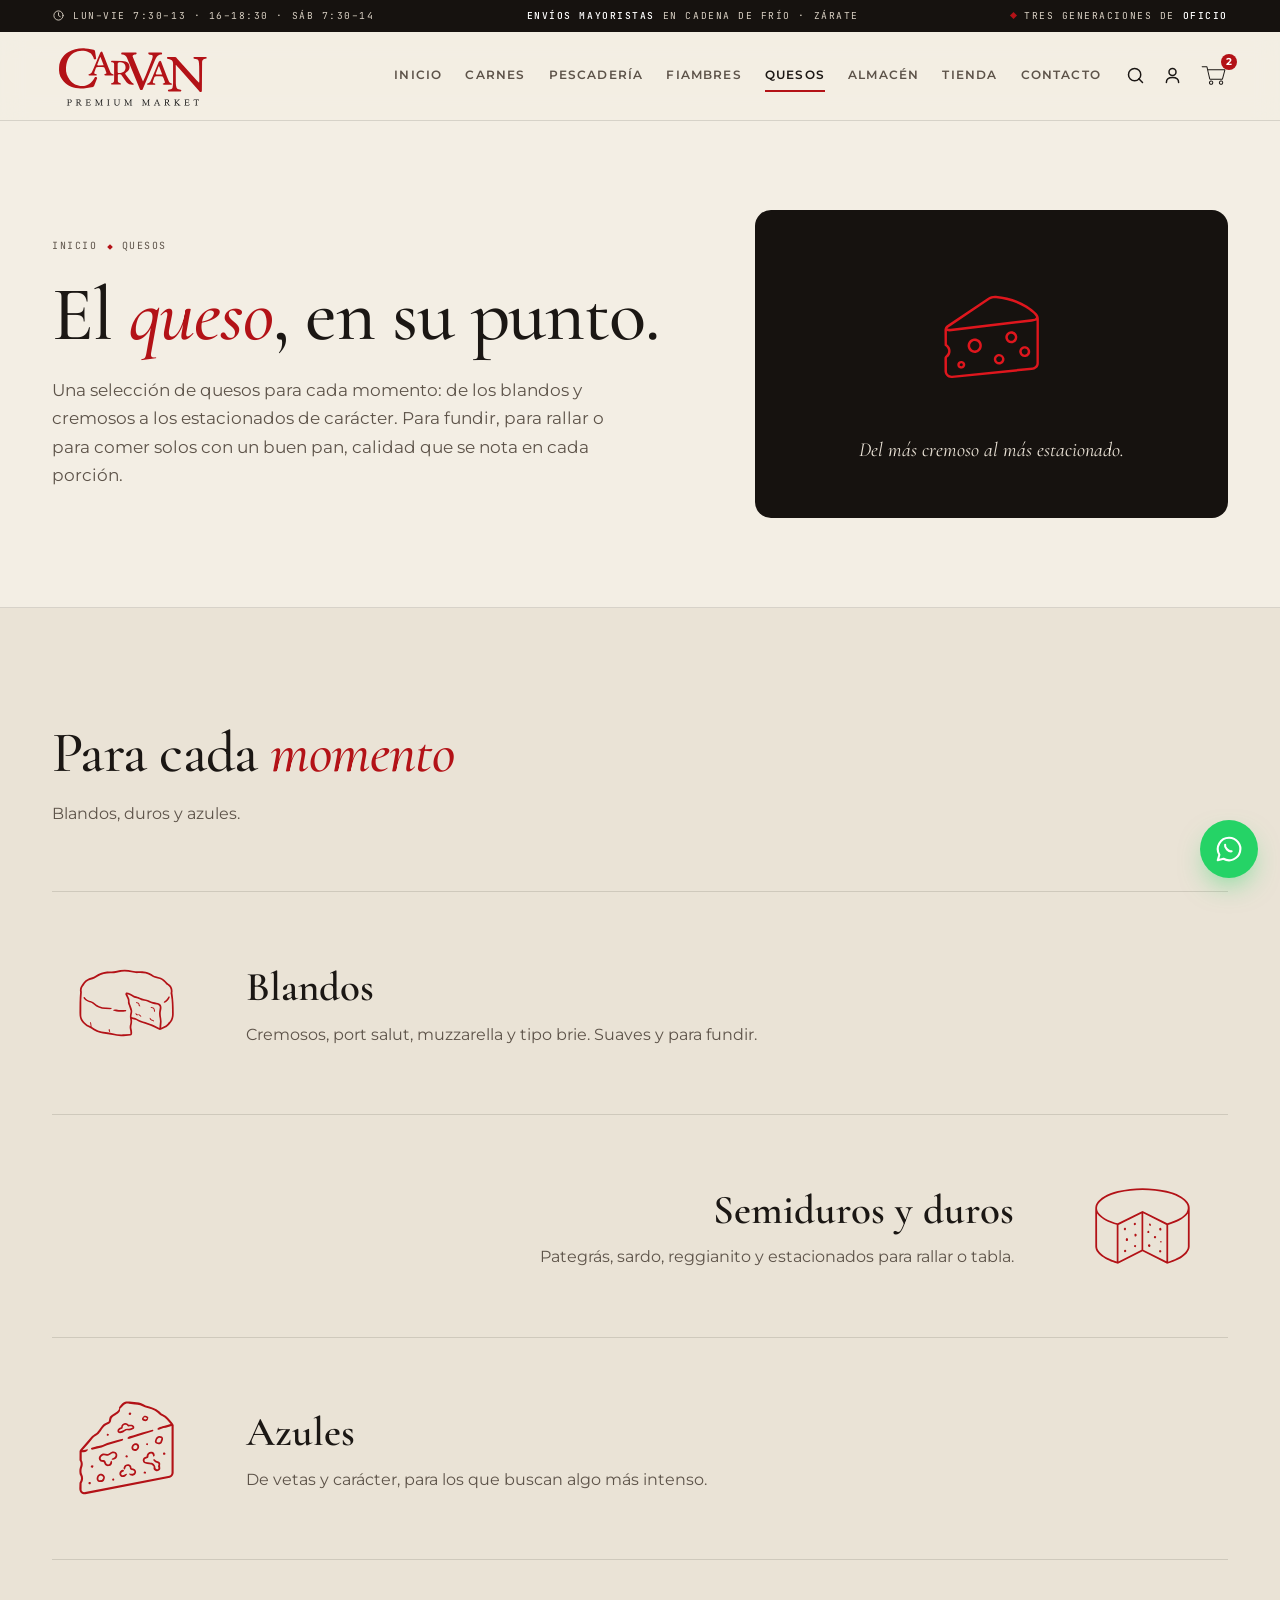
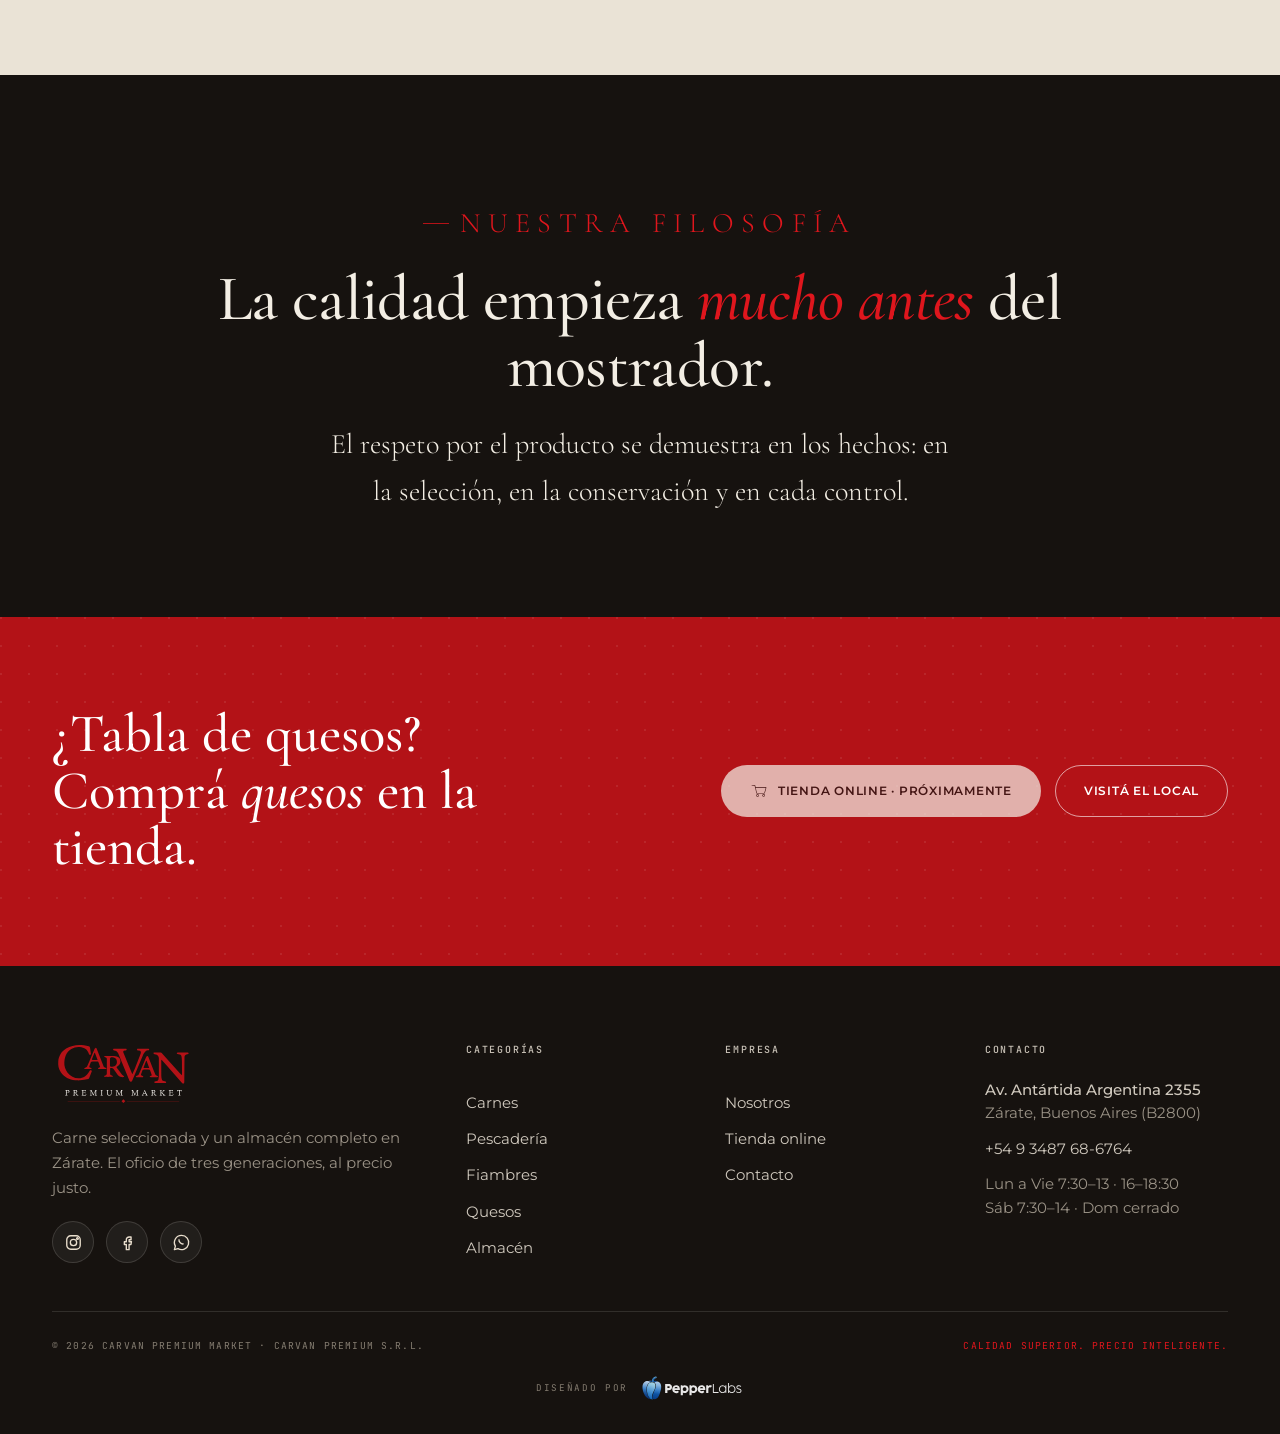
<file: quesos.html>
<!DOCTYPE html>
<html lang="es">
<head>
<meta charset="UTF-8">
<meta name="viewport" content="width=device-width, initial-scale=1">
<title>Quesos · CARVAN Premium Market</title>
<meta name="description" content="Una selección de quesos para cada momento: de los blandos a los estacionados.">
<meta property="og:type" content="website">
<meta property="og:site_name" content="CARVAN Premium Market">
<meta property="og:locale" content="es_AR">
<meta property="og:title" content="Quesos · CARVAN Premium Market">
<meta property="og:description" content="Una selección de quesos para cada momento: de los blandos a los estacionados.">
<meta property="og:image" content="https://matiasmercado88-debug.github.io/assets/back.webp">
<meta name="twitter:card" content="summary_large_image">
<meta name="twitter:title" content="Quesos · CARVAN Premium Market">
<meta name="twitter:description" content="Una selección de quesos para cada momento: de los blandos a los estacionados.">
<meta name="twitter:image" content="https://matiasmercado88-debug.github.io/assets/back.webp">
<link rel="icon" href="assets/favicon.svg">
<link rel="preconnect" href="https://fonts.googleapis.com">
<link rel="preconnect" href="https://fonts.gstatic.com" crossorigin>
<link href="https://fonts.googleapis.com/css2?family=Cormorant+Garamond:ital,wght@0,400;0,500;0,600;0,700;1,400;1,500&family=Montserrat:wght@400;500;600;700&family=JetBrains+Mono:wght@400;500&display=swap" rel="stylesheet">
<link rel="stylesheet" href="css/styles.css">
</head>
<body>
<svg width="0" height="0" style="position:absolute" aria-hidden="true" focusable="false">
  <!-- Iconos CARVAN (provistos por el cliente) -->
<symbol id="c-almacen" viewBox="66 62 866 866" fill="currentColor"><path d="M452.48,750.53c-8.91.1-19.53-2.81-26.21-4.74-7.85,5.12-17.42,11.96-27.6,13.4-73.38,10.36-145.87,12.47-218.94.96-17.24-2.72-35.31-16.51-35.33-34.72l-.22-218.54c-.03-27.38,27-27.64,33.42-41.13-13.61-7.4-14.54-16.57-15.08-29.5-.75-17.86,8.48-32.58,27.82-33.19l203.95-.09,13.84,5,28.36-38.19c21.11-28.43,27.74-54.57,13.2-90.08-3.36-8.2-2.16-25.12-1.3-34.82,1.24-14.05,13.59-22.15,26.21-22.02l54.49.57c17.78.19,27.19,15.11,25.91,31.55l-2.03,26.14c-5.92,9.41-7.81,16.96-7.87,28.02-.14,24.26,4.62,44.04,21.97,61.18l19.87,25.75,221.88.27c12.55.02,23.42,7.08,25,20.47,1.18,9.97-.88,21.74-3.2,31.89l23.44,75.64-.12,181.31c-.02,27.27-33.25,33.68-63.36,44.04l-235.38.04-23.32-.14-79.4.93ZM539.12,280.59l.52-35.32c.05-3.2-8.43-7.73-11.39-7.67l-59.4,1.2c-7.6.15-10.99,30.7-1.75,42.29l72.01-.49ZM495.8,665.45c-.01,17.02-13.69,25.8-28.8,23.98-2.89-.35-8.02-5.48-7.58-8.36,1.43-9.31,21.93-2.13,21.91-15.7l-.28-162.83c-.03-20.34,9.41-37.73,33.12-38.35l39.26-1.03c18.11-.47-14.68-46.46,17.16-65.16l-29.57-38.04c-14.22-18.3-10.05-42.37-10.18-65h-60.32c3.05,29.14.5,54.67-16.53,76.65-11.69,15.08-28.37,29.9-33.11,49.19-4.25,17.32-2.57,38.45-2.16,56.1,10.95,8.57,19.6,19.19,18.37,34.66l.14,212.52-1.57,8.29c-.31,1.62,5.35,3.23,7.2,3.23l89.69-.05-2.28-22.15.54-187.04c3.41-16.18,13.18-32.94,18.78-47.97l-35.92.18c-9.62.05-17.72,7.2-17.73,17.42l-.14,169.45ZM816.14,443.77c4.92-11.03,5.75-22.32-.78-32.56l-238.44-.09c-10.04,5.31-10.27,23.95-2.07,32.42l241.3.23ZM394.55,417.49l-204.54.06c-9.91,0-13.64,10.3-12.75,18.61.51,4.7,1.27,10.85,2.9,13.48,1.62,2.63,8.53,3.69,12.53,3.69l205.38.08c11.51-10.24,7.02-35.92-3.52-35.92ZM780.67,735.56l.05-207.66,30.8-69.32-238.24-.45-28.21,69.28v191.27c-1.39,6.17,3.99,16.91,10.94,16.91l224.65-.02ZM159.37,711.57c-3.73,17.24,5.62,31.6,21.52,34.05,73.36,11.3,146.88,9.57,220.24-1.7,12.47-1.92,21.12-13.77,21.12-25.58l.12-206.88c.01-25.69-24.25-19.56-33.32-43.64h-197.05c-8.28,27.37-41.34,15.54-32.31,56.51,69.56,9.66,138.44,10.35,208.83,4.49,12.12-1.01,22.6,7.28,22.62,19.34l.21,144.24c.02,13.96-9.67,22.19-22.89,23.79-70.43,8.48-139.69,7.89-209.08-4.61ZM831.72,718.98c3.78-1.46,7.72-9.65,7.77-13.39l-.02-178.05-17.38-57.31-26.85,59.86v203s36.49-14.11,36.49-14.11ZM376.76,700.38l-.04-157.96c-75.08,6.53-145.09,6-218.45-3.97l.19,158.86c73.21,11.71,144.62,13.8,218.29,3.07Z"/>
  <path d="M647.7,683.68l-4.07,17.34c-1.34,2.08-4.83,5.53-6.91,6.71s-7.55-5.12-7.18-7.54l2.96-19.2c-25.3-6.54-39.91-27.19-35.47-53.1,1-5.85,6.45-12.27,11.53-16.03-4.72-14.05-4.2-32.26,9.66-42.03-.26-11.55-6.1-28.1,6.45-38.98,4.77-4.14,17.53.58,25.17,4.78,3.48-15.3,15.11-38.72,33.77-38.78,15.76,8.15,17.22,34.23,12.17,48.31,9.07-.11,21.46-.17,26.32,3.78,5.89,12.67-1.51,28.64-11.6,38.27l5.11,10.74c-1.68,11.16-8.24,23.15-14.59,32.7,1.52,6.57,2.52,16.87-.37,23.12-9.64,20.82-25.44,32.83-52.93,29.9ZM669.81,556.28c15.38-5.27,20.11-31.6,10.26-43.66-14.77,4.76-22.85,33.24-10.26,43.66ZM655.63,585.67c6.76-21.55-7.37-39.61-25.1-42.26-4.5,20.95,6.53,37.89,25.1,42.26ZM710.04,558.99c-21.27-2.09-36.55,9.21-41.09,29.37,18.78,3.12,38.77-9.83,41.09-29.37ZM644.36,627.64c7.31-22.81-5.49-36.24-22.86-43.36-3.52,12.12-2.79,20.03,3.48,31.19l19.38,12.17ZM701.44,601.2c-20.74-2.73-39.97,7.62-43.5,30.13,23.94-1.78,36.52-7.15,43.5-30.13ZM635.87,667.07c5.53-21.24-8.96-35.93-24.68-39.84-4.93,20.08,5.98,36.76,24.68,39.84ZM689.33,643.14c-20.98-4.1-35.08,9.04-40.92,26.63,18.88,4.27,37.71-7.51,40.92-26.63Z"/>
  <path d="M284.28,673.99l-4,15.62c-.57,2.21-10.08-.64-10.31-2.87l-1.16-11.57c-16.43,1.83-32.1-.55-44.89-12.49-8.62-8.04-19.74-26.66-13.64-40.78,12.05-10.42,33.14-3.75,48.53,3.45-8.49-29.89,8.24-52.23,39.17-62.31l8.63,15.42c10.68,25.5.57,52.06-24.96,63.44l.02,17.52c34.15-3.3,34.69-33.88,44.28-29.05,11.96,6.03-9.21,40.37-41.66,43.63ZM294.57,583.53l-6.04-3.38c-19.33,13.03-22.65,28.91-11.48,48.9,19.42-8.76,23.7-25.07,17.52-45.51ZM268.63,659.88c-7.4-23.41-25.11-30.55-46.07-29.38,2.3,11.23,8.07,21.8,15.49,26.29,9.8,5.92,22.31,7.1,30.57,3.1Z"/></symbol>
  <symbol id="c-carnes" viewBox="56 56 888 888" fill="currentColor"><path d="M388.48,645.79c-65.87,28-140.33,34.28-199.05-5.16-31.15-20.92-53.83-53.64-53.65-91.95l.42-91.56c3.59-43.22,28.72-79.69,61.34-107.16,72.84-61.34,174.2-75.65,268.49-69.29,47.09,3.18,91.41,1.15,137.41-8.33,78.34-16.13,162.3-8.24,218.53,50.5,26.84,28.04,41.75,64.75,41.91,103.97l.34,83.09c.14,33.55-8.15,65.76-21.5,96.19-28.33,64.6-84.85,109.35-154.22,123.38-79.33,16.05-176.99-2.38-227.44-65.56-17.8-22.29-44.19-30.21-72.59-18.14ZM384.02,537.18c32.09-16.71,66.23-8.69,87.65,18.65,46.2,58.96,138.22,78.66,211.9,62.98,84.33-17.94,149.18-83.82,162.15-169.17,7.93-52.19-13.88-101.32-55.51-132.33-55.69-41.48-122.69-40.78-189.61-27.64-43.16,8.47-84.66,11.07-128.83,8.13-91.2-6.08-185.01,3.36-257.85,59.97-58.03,45.1-88.61,124.25-32.91,174.33,52.16,46.9,138.89,38.47,203.01,5.08ZM217.2,637.33c38.54,16.78,80,21.24,119.02,8.52l51.45-16.78c31.22-10.18,62.38-3.24,83.47,21.91,16.39,19.54,35.97,35.48,59.79,45.99,107.09,47.26,238.68,18.91,293.47-89.27,16.42-32.43,23.26-67.73,23.47-104.23-47.21,104.34-146.6,150.05-257.52,134.11-56.01-8.05-103.71-35.06-138.87-78.82-14.74-18.35-41.29-17.89-60.92-7.17-75.52,42.39-184.37,45.39-238.22-27.24-5.92,47.03,17.86,92.51,64.86,112.98Z"/>
  <path d="M370.59,495.84c-34.77,21.31-70.81,33.87-110.42,28.52-24.55-3.32-48.65-15.35-59.5-37.84-12.31-25.52-5.22-54.39,10.78-77.04,21.69-30.7,53.17-49.71,88.94-62.74,99.31-36.18,192.68-7.94,256.56-18.31l86.09-13.97c36.25-5.88,71.81-1.76,104.11,14.36,43.64,21.78,66.78,66.49,58.55,114.77-15.57,91.3-105.23,147.57-199.52,135.49-46.38-5.94-83.91-28.92-112.74-64.84-30.68-38.21-80.72-44.22-122.85-18.4ZM365,480.4c46.22-28.41,105.22-20.67,140.19,22.22,28.66,35.14,64.01,56.3,110.67,60.85,73.04,7.12,145.01-32.59,169.19-103.16,11.2-32.69,7.37-68.33-15.39-93.68-40.24-44.82-106.47-41.49-164.51-29.23-38.81,8.2-76.23,9.68-116.23,9.14l-96.02-1.31c-66.71,4.01-147.74,28.04-176.32,89.24-8.4,17.99-8.57,39.18,5.02,53.8,34.37,36.98,97.51,20.33,143.39-7.87Z"/>
  <path d="M723.09,442.52c-25.44,25.63-66.63,26.13-93.23,4.26-18.88-15.53-19.82-41.98-1.05-57.98,26.5-22.59,67.71-22,93.34,2.01,14.49,13.58,15.95,36.6.94,51.72ZM711.31,431.04c9.12-9.92,6.05-22.54-2.5-29.6-19.24-15.89-46.49-17.07-67.43-2.19-4.85,3.45-9.62,12.48-9.79,17.71-.18,5.56,4.17,14.2,9.39,18.13,20.95,15.8,52.1,15.78,70.34-4.06Z"/></symbol>
  <symbol id="c-fiambres" viewBox="31 20 909 909" fill="currentColor"><path d="M829.77,629.72l-162.45,105.03c-38.98,25.2-82.17,31.44-116.48-1.63-16.98-16.36-40.24-34.96-64.74-32.7l-61.79,5.72c-32.17,2.98-77.92-19.9-83.79-58.57l-53.65,20.4c-46.68,17.76-97.46,4.68-131.18-33.28-45.15-50.83-54.02-123.44-28.35-186.29,17.45-42.36,50-74.27,94.72-86.02l350.18-160.5c60.73-27.84,130.87,5.74,165.27,59.74,5.62-14,10.11-29.83,19.07-39.77,9.87-10.94,24.34-11.28,34.69-4.58,10.78,6.98,11.27,21.52,9.29,33.87,13.56,1.97,28.72,6.92,34.29,20.49,7.38,17.96-3.17,34.8-21.82,40.56,6.88,19.41,3.82,36.35-11.33,41.8-6.25,2.25-17.4-.12-22.43-5.01l-20.96-20.37c-.91,31.33-5.95,58.67-22.83,84.56,40.11,19.03,70.35,42.5,53.26,88.29,20.8,5.18,38.23,11.01,51.87,26.52,24.94,28.35,23.95,79.25-10.84,101.74ZM398.41,548.07l61.06-39.57,156.32-96.59c31.09-19.21,69.84-13.65,104.99-3.17,43.98-65.49,19.49-155.67-52.64-189.21-35.79-16.64-71.49-14.22-106.94,2.13l-302.3,139.44c95.43,18.16,135.65,120.65,107.93,209.19l31.58-22.22ZM788.4,338.3c1.76,1.89,9.76,2.42,11.3.49,1.23-1.55,3.26-6.66,2.58-8.69l-6.4-19.25c-.73-2.19-1.77-8.59.17-9.58s6.6-2.41,8.83-2.64c12.05-1.26,19.07-9.23,16.62-19.5-4.51-18.97-28.23-8.77-35.18-14.98s7.14-23.62-2.7-34.88c-10.63-12.16-27.99,12.9-30.78,39.2,6.53,9.48,10.15,16.08,13.05,25.88l15.91,3.95c-.33,4.89-1.53,10.3-3.97,10.7l-14.47,2.41,25.05,26.89ZM192.86,646.08c42.36,25.45,92.06,16.69,124.34-18.8,66.01-72.58,55.82-191.12-22.62-237.68-44.85-26.62-97.07-14.32-130.26,25.84-58.74,71.07-44.82,186.58,28.53,230.64ZM591.58,617.96l165.68-106.16c12.32-7.9,20.84-18.22,21.28-32.11,1.55-49.16-110.67-83.8-157.49-54.52l-168.81,105.55c30.83-3.52,58.21-2.01,86.13,8.96,33.29,16.75,57.93,39.21,53.22,78.28ZM358.03,654.99c5.21,12.86,19.19,25.76,36.43,31.5,24.63,8.2,50.39,4.43,76.18.56l41.35-6.2c38.28-5.74,91.18-5.51,103.1,26.65,3.99,10.78,2.42,22.22-5.08,31.66,12.81,3.6,26.58-4.93,28.39-20.39,5.03-42.97-43.72-62.38-91.35-62.1l-34.5.2c4.75-6.77,11.04-11.93,17.87-12l41.2-.44c42.47-.45,92.03,35.71,80.06,83.11l168.44-108.61c30.05-19.37,29.65-65.52,3.14-86.77-12.96-10.39-27.84-14.44-44.19-17.96l-175.16,112.67c-14.64,9.42-34.63,14.94-50.61,12.86-12.22-1.59-19.36-.73-31.06,2.3-36.18,9.39-78.71-35.85-127.05.11,6.21,4.83,15.89,10.89,24.65,10.87l46.57-.12c6.99-.02,13.79,2.82,14.91,9.8-36.61,9.81-91.61,8.79-102-20.52-11.27-31.81,21.07-56.04,57.01-67.98,34.63-11.5,73.39-9.78,102.94,10.88,14.21,9.93,20.5,24.28,12.52,41.38,3.83.99,13.34,1.21,16.96-.95,15.87-9.51,9.5-43.79-19.89-62.59-33.11-21.18-73.06-23.35-111.02-13.35-55.54,14.64-99.58,56.55-79.8,105.4ZM502.79,628.82c13.51,3.9,30.52.58,36.25-11.8,5.13-11.08-6.72-15.88-13.78-19.59-33.83-17.79-70.31-19.24-104.56-1.88-12.52,6.35-26.32,14.09-28.48,31.67,19.47-10.96,40.79-18.57,62.97-12.16l47.6,13.76ZM586.21,738.46c7.86,1.4,16.24-9.92,16.74-15.94,2.17-25.98-44.32-35.63-80.23-29.04l38.97,29.29c7.13,5.36,14.26,13.86,24.52,15.69Z"/>
  <path d="M713.07,326.59c18.36,3.99-21.4,61.45-37.61,48.57-2.16-1.71,0-9.67,2.65-10.93,25.51-12.05,22.29-40.4,34.95-37.64Z"/>
  <path d="M310.42,490.36c11.56-2.56,21.3,3.76,23.83,14.52,2.39,10.16-3.85,21.38-14.76,24.42-10.25,2.85-21.68-3.1-24.25-14.28-2.34-10.22,3.45-22.06,15.17-24.66Z"/>
  <path d="M205.25,420.21c11.18-5.73,21.66.11,26.04,10.17,3.79,8.7-.27,20.44-9.17,25.26-9.24,5-20.24.85-24.93-7.05-5.68-9.59-3.45-22.49,8.05-28.38Z"/>
  <path d="M163.33,532.25c-10.27-4.45-12.95-15.79-9.84-25.14,2.44-7.35,12.15-13.7,21.71-11.42,10.96,2.62,15.88,13.73,13.6,23.02-2.44,9.94-13.5,18.72-25.47,13.54Z"/>
  <path d="M260.73,609.34c-.51,10.89-8.19,18.64-17.9,18.84-9.68.19-17.59-7.14-17.96-17.28-.36-9.85,7.45-19.06,18.99-18.84,9.79.19,17.34,7.07,16.87,17.27Z"/>
  <path d="M279.21,422.17c9.04-2.28,16.88,4.79,18.61,12.49,1.86,8.32-3.98,16.9-10.76,18.53-9.54,2.29-18.05-1.47-20.89-10.65-2.29-7.41,3.43-17.95,13.04-20.36Z"/>
  <path d="M280.26,582.55c-5.74,2.43-15.01-.15-18.23-5.27-2.59-4.13-1.2-13.38,2.83-16.88,7.82-6.79,15.99-6.15,21.49.24s5.84,16.85-6.09,21.9Z"/>
  <path d="M187.72,573.82c5.82-3.79,14.75-1.9,18.38,4.11,2.75,4.54.96,13.65-4.91,18.19-4.5,3.48-13.67,2.32-17.48-3.24-3.5-5.12-1.88-15.22,4.01-19.05Z"/>
  <path d="M237.07,503.63c4.81-1.56,11.39,0,12.44,3.11,1.15,3.41.13,11.15-2.73,12.79s-9.77.6-12.25-1.57c-2.91-2.55-1.18-13.13,2.53-14.33Z"/>
  <path d="M784.14,607.6l-98.91,62.74-9.24-2.99c-2.49-.81.97-7.97,2.82-9.79l114.47-73.09,8.6-4.79c2.49-1.39,5.97,9.56,3.63,11.36l-21.38,16.55Z"/></symbol>
  <symbol id="c-quesos" viewBox="89 90 821 821" fill="currentColor"><path d="M218.55,793.19c-31.69,3.22-54.72-22.76-54.83-49.65l-.35-90.41c-.09-21.87,27.61-23.03,26.47-56.3-.48-13.93-12.58-26.26-25.48-36.23l-.9-107.38c-.1-11.77,5.55-27.35,15.84-34.26l292.51-196.4c17.8-11.95,37.73-17.41,59.07-15.74,102.55,8.02,217.6,50.14,289.1,123.72,10.04,10.33,16.65,24.69,16.64,40.01l-.27,316.67c-.03,29.71-24.81,45.75-51.08,48.42l-566.73,57.54ZM807.01,370.79c5.31-5.39,8.93-8.59,9.19-11.28,1.4-14.54-48.45-52.02-74.61-67.91-63.81-38.77-135.11-59.84-209.5-67.41-16.44-1.67-31.64.32-45.76,9.81l-302.53,203.36c7.47,4.69,15.09,5.5,24.32,4.4l598.9-70.97ZM181.52,746.39c.05,17.65,18.57,31.28,35.56,29.53l573.86-58.8c15.42-1.58,28.46-14.77,28.48-30.38l.25-303.96-34.3,8.35-586.64,69.29-17.7-3.07.22,95.43c16.31,12.36,26,28.29,25.94,47.12-.06,19.01-7.33,36.38-25.97,48.25l.3,98.22Z"/>
  <path d="M367.36,513.43c29.44-6.98,55.41,10.87,61.48,37.33,6.3,27.46-9.84,55.23-38.65,62.02-24.9,5.86-52.78-9.74-59.86-36.96-6.67-25.64,6.78-55.22,37.03-62.39ZM365.07,532.6c-18.3,9.13-22.63,30.24-15.22,45.03,8.32,16.59,28.2,22.86,44.26,14.81,15.46-7.75,22.48-27.51,16.31-42.35-7.17-17.25-27.39-26.45-45.36-17.49Z"/>
  <path d="M632.11,461.02c25.87-4.79,46.66,12.59,49.91,34.21,3.64,24.29-10.77,45.15-33.7,49.56-23.1,4.45-44.93-10.03-49.67-31.79-5.14-23.57,7.46-47.17,33.47-51.99ZM629.53,479.81c-14.35,6.88-17.12,23.34-12.07,33.38,6.77,13.45,21.27,18.44,33.2,12.36,12.28-6.26,17.68-20.45,13.25-31.49-5.48-13.65-19.71-21.29-34.38-14.25Z"/>
  <path d="M730.77,566.14c24.07-3.39,41.43,13.94,43.63,33.91,2.45,22.26-12.44,40.39-33.63,43.22-21.28,2.84-39.97-11.22-43.43-31.73-3.57-21.21,9.79-42.07,33.43-45.4ZM727.82,584.6c-13.87,5.08-16.86,19.45-10.35,31.27,4.48,8.12,15.92,13.58,27.65,8.11,8.85-4.13,14.78-16.64,10.89-27.38-3.68-10.15-15.59-16.61-28.19-12Z"/>
  <path d="M549.03,621.1c22.93-2.74,39.27,14.06,41.98,32.75,3.07,21.2-13.01,39.62-31.85,42.3-21.47,3.05-39.31-10.97-42.89-29.71-4.06-21.27,9.29-42.53,32.76-45.34ZM546.08,639.75c-13.61,4.69-16.36,18.69-10.76,29.3,4.38,8.31,15.88,12.6,26.14,8.36,9.56-3.95,15.55-15.42,11.1-26.78-3.36-8.58-14.82-14.9-26.48-10.88Z"/>
  <path d="M286.05,725.86c-18.92,1.57-31.13-12.87-31.02-27.52.13-16.89,14.53-29.43,32.62-27.28,14.53,1.73,24.38,13.83,24.27,27.32-.1,12.42-9.74,26.14-25.87,27.47ZM278.17,688.59c-6.81,3.44-7.5,14.04-3.81,16.97,3.16,2.51,10.89,4.24,14.46,3.02,4.16-1.42,6.49-11.76,4.69-15.81-1.53-3.45-10.59-6.59-15.34-4.18Z"/></symbol>
  <symbol id="c-precio" viewBox="80 122 750 750" fill="currentColor"><path d="M439.43,781.2c-23.02,24.17-58.18,33.9-83.71,11.27l-170.16-150.92c-22.9-20.31-33.08-54.67-11.04-80.32L443.07,248.64c21.86-25.44,44.24-38.89,78.08-42.79l133.22-15.36c18.14-2.09,34.45,4.77,47.32,15.68l23.96,20.3c11.4,9.65,22.35,24.79,22.22,41.69l-1.07,141.76c-.28,36.62-13.78,63.05-38.65,89.16l-268.73,282.14ZM417.7,778.55l286.8-300.48c17.5-18.33,25.03-40.17,25.36-65.03l1.78-133.59c.19-14.11-3.76-29.7-14.63-38.74l-32.32-26.88c-5.69-4.74-21.75-7.76-30.07-6.75l-132.4,16.04c-18.69,2.26-39.93,6.61-53.36,22.23l-283.49,329.7c-15.32,17.82-2.01,41.93,12.1,54.44l171.9,152.54c11.74,10.42,37.41,7.97,48.32-3.46Z"/>
  <path d="M376.35,598.02c-2.34,2.21-9.41,3.67-11.92,2.12s-3.3-9.67-1.29-12.09l14.71-17.76c-26.55-25.64-24.53-66.52-6.05-68.7,3.39-.4,9.86,6.44,8.83,10.34-3.64,13.75-2.6,35.06,11.97,44.04l44.26-48.97c-21.3-24.63-26.75-51.83-6.78-73.82,19.94-21.95,49.69-19.49,75.84-.54l11.16-12.93c2.27-2.63,10.01-3.89,12.91-2.03,2.9,1.86,3.66,11.05,1.18,13.83l-12.61,14.13c14.23,15.96,22.27,34.22,15.65,55.99-1.23,4.04-9.84,9.08-13.6,7.57-15.24-6.1,6.32-28.31-16.43-50.04l-42.84,46.71c8.45,12.82,16.21,23.81,18.86,37.68,4.16,21.78-10.65,40.78-26.92,49.69-20.53,11.23-42.18,6.52-60.86-10.35l-16.07,15.13ZM491.41,447.58c-16.51-13.9-36.36-12.78-47.06,1.48-10.19,13.58-4.77,31.23,6.74,42.94l40.32-44.42ZM404.6,567.95c17.93,16.35,36.58,13.18,48.84-.87,10.57-12.12,7.62-30.24-6.71-45.19l-42.13,46.06Z"/>
  <path d="M628.3,258.38c27.17-5.64,50.92,11.85,56.21,36.09,5.48,25.12-10.81,49.82-36.95,55.39-23.34,4.98-48.03-9.24-54.35-33.58-6.27-24.13,7.58-52.19,35.08-57.9ZM631.33,275.42c-18.64,4.63-26.04,23.12-21.24,38.45s20.23,23.46,35.58,19.29c15.47-4.21,25.85-19.91,21.86-36.2-3.41-13.91-19.24-25.75-36.2-21.54Z"/></symbol>
  <symbol id="c-calidad" viewBox="-143 -69 764 764" fill="currentColor"><path d="M309.46,618.07l-71.07-159.17-71.88,161.39c-3.95,8.87-21.3,5.06-24.59-2.54l-44.72-55.84-69.67,2.94c-4.41.19-12.33-4.02-14.55-7.33s-2.71-12.92-.95-16.99l61.59-141.78c-28.56-10.47-44.17-37.09-41.19-66.95,1.96-19.64-3.23-37.26-15.54-52.2-22.47-27.2-22.51-63.7-.19-91.29,12.12-14.99,18.3-32.03,16.11-51.85-4-36.18,18.92-66.24,54.22-73.11,18.69-3.64,31.59-14.61,41.3-30.38C146.61,3.29,180.97-8.16,212.82,6.21c17.53,7.91,34.78,7.41,52.39-.21,32.17-13.92,66.57-3.09,84.57,26.98,10.16,16.97,23.86,26.9,43.4,31.2,32.72,7.2,55.56,35.54,51.52,69.21-2.51,20.98,3.52,39.38,16.55,55.31,22.28,27.24,22.27,63.37-.53,90.47-11.68,14.11-18.22,30.85-16.03,49.82,3.55,30.66-10.86,57.89-40.42,69.89l61.26,142.45c1.71,3.97,1.08,12.82-1.06,16.01-2.45,3.64-11.51,7.41-16.49,7.22l-68.31-2.71-44.95,57.09c-2.28,2.89-8.94,6.05-12.24,6.53-3.31.48-11.3-3.51-13.04-7.4h.02ZM336.42,423.39c11.61-19.21,28.89-30.38,49.53-35.11,27.07-6.2,45.36-28.17,42.52-56.53-2.25-22.39,3.63-43.98,18.06-61.37,18.7-22.52,19.52-50.4.57-73.44-13.99-17.01-21.55-38.11-18.6-60.38,3.86-29.13-14.27-50.7-41.74-57.35-21.35-5.16-39.16-17.18-50.05-36.04-13.98-24.23-41.57-32.82-67.12-21.37-21.96,9.83-43.52,8.25-65.36-1.01-22.7-9.63-47.85-2.15-60.43,18.88-12.33,20.6-30.63,35.12-54.67,40.21-27,5.72-43.08,28.36-40.19,56.56,2.32,22.61-4.4,42.7-18.25,60.14-17.84,22.46-18.81,50.63-.69,72.67,14.63,17.79,21.52,39.41,18.83,62.72-3.17,27.51,14.37,49.74,41.16,55.77,22.51,5.07,40.34,16.82,52.13,36.84,13.52,22.95,40.52,31.42,65.07,20.72,20.38-8.88,41.09-9.58,61.55-.57,25.63,11.29,52.66,3.49,67.67-21.34h0ZM322.88,607.27l49.91-62.14,77.42,2.14-62.17-143.15c-17.58,4.74-29.19,14.46-37.92,28.6-20.16,32.66-57.12,43.04-93.38,24.43l66.14,150.12h0ZM154.44,607.47l66.43-150.19c-39.21,17.95-72.63,8.11-93.14-24.24-9.02-14.22-22.08-25.06-39.3-27.5l-61.33,141.86,78.68-1.83,48.67,61.91h0Z"/>
  <path d="M313.75,375.11c-63.91,34.62-140.77,21.36-189.78-29.74-66.79-69.65-58.58-177.44,15.27-236.92,72.37-58.3,180.78-41.52,232.64,36.16,51.87,77.69,26.97,184.41-58.12,230.51h-.01ZM382.11,235.63c1.23-79.93-61.55-141.43-136.98-145.24-75.67-3.83-141.87,53.16-149.43,129.5-7.22,72.89,43.27,142.47,118.62,155.59,85.22,14.84,166.41-50.35,167.79-139.85h0Z"/>
  <path d="M288.34,321.59l-50.06-27.44-46.15,26.62c-2.99,1.73-10.73,1.33-13.35-.19-3.06-1.77-6.63-9.05-5.98-12.68l9.87-55.41-37.45-35.39c-1.91-1.81-4.21-7.4-4.49-9.96-.33-3.07,5-10.08,8.47-10.52l55.64-7.06,21.55-47.75c1.25-2.77,5.28-7.04,7.74-8.63,2.95-1.9,13.12.75,14.72,4.22l23.58,51.5,52.59,7.04c3.22.43,8.68,3.44,10.43,5.89,1.75,2.44.15,11.14-2.39,13.54l-38.65,36.61,9.9,53.93c.52,2.83-.63,9.21-1.57,11.6-1.18,2.99-11.53,5.64-14.41,4.06v.02ZM239.02,276.38l47.47,25.7-9.81-54.43,37.89-36.77-52.5-6.81-23.54-49.39-24.06,49.41-52.24,6.81,37.99,35.81-9.62,55.84,48.42-26.15v-.02Z"/></symbol>
  <symbol id="c-envios" viewBox="91 228 950 544" fill="currentColor"><path d="M334.07,649.94c-3.38,38.82-34.43,67.44-71.73,67.74-37.43.3-69.42-29.19-71.76-67.51l-38.96-.74c-22.35-.42-40.35-19.78-40.35-41.77v-81.73c0-55.17,51.32-69.83,62.59-87.35l74.92-116.54c13.61-21.17,37.06-39.48,64.05-39.49l386.43-.24c21.4-.01,35.75,15.46,35.75,36.2v291.06c0,23.55-16.77,40.45-40.11,40.41l-30.7-.05c-3.37,37.92-33.83,67.05-70.79,67.75-38.01.72-70.2-28.67-73.14-67.77l-186.2.03ZM154.04,637.09l36.39-.28c5.29-37.05,36.36-63.08,72.03-63.14,36.04-.05,66.91,26.62,71.21,63.43l186.62-.2c5.71-38.22,37.43-63.62,73.13-63.05,35.82.57,66.05,27.16,70.48,63.33l31.24-.14c12.3-.06,26.72-8.57,26.73-23.8l.16-296.53c0-12.78-10.71-20.96-22.9-20.95l-388.24.3c-22.96.02-41.2,17.77-52.63,35.54l-73.96,114.99c-11.67,18.14-55.29,30.65-58.97,70.44l38.52-.02c4.68,0,13.1,4.72,14.94,8.73,5.94,12.96-2.13,45.07-18.17,50.97-10.36,3.81-22.52,2.35-36.15,2.32l.38,30.26c.2,15.57,14.11,27.92,29.2,27.8ZM156.95,563.27c10.7-7.6,10.54-21.44,10.91-32.95l-43.51-.63.19,36.42c10.99-.03,25.26,2.24,32.41-2.84ZM252.12,587.97c-34.5,6.41-54.48,38.48-47.3,69.77,6.98,30.42,36.76,51.72,67.63,45.86,31.38-5.95,52.8-36.75,47.83-67.76-4.96-30.98-35.28-53.98-68.16-47.87ZM638.86,680.55c19.89-25.51,14.57-59.94-8.55-79.47-23.18-19.57-56.6-18.53-78.76,2.16-21.63,20.2-24.14,54.42-5.41,78.2,11.83,15.03,29.04,23.38,47.2,23.14,17.16-.22,33.57-8.71,45.51-24.03Z"/>
  <path d="M882.84,473.01l-102.03.14c-2.54-.9-6.86-4.4-6.77-6.72.09-2.31,4.13-5.52,6.82-6.58l100.88-.04,6.55,4.63c1.87,1.33-2.79,7.53-5.46,8.56Z"/>
  <path d="M864.1,407.11l-82.92.08c-2.48,0-6.97-3.9-7.02-6.05-.07-2.58,4.46-7.51,7.23-7.51l80.54.03c2.96,0,7.14,3.44,8.11,5.46.97,2.01-3.21,8-5.94,8Z"/>
  <path d="M848.03,538.45l-65.59.24c-2.75.01-7.54-3.2-8.15-5.33-.73-2.55,3.61-7.26,6.38-8l66.18-.14,6.65,4.43c1.95,1.3-2.94,8.78-5.47,8.79Z"/>
  <path d="M630.98,533.07l-127.28.09c-11.95,0-22.07-10.76-22.07-22.24l.1-148.27c0-12.31,9.69-21.63,22-21.62l128.19.1c13.16,0,21.61,11.57,21.6,23.81l-.14,146.87c-.01,11.56-10.15,21.26-22.4,21.27ZM601.23,354.47l.09,57.06c-2.55,1.87-9.94,3.44-12.66,1.77l-19.43-11.93-22.49,13.14c-1.78,1.04-6.25,1.1-7.68.07-1.43-1.03-3.47-5.67-3.45-7.92l.66-52.64-32.54-.18c-3.19-.02-8.95,5.64-8.94,8.96l.17,148.92c0,3.83,5.23,8.58,8.99,8.57l127.34-.18c5.22,0,9.5-5.37,9.5-10.54v-144.62c0-5.82-5.3-11.24-10.85-11.12l-28.72.64ZM588.22,398.09l.03-44.14-39.28.33-.06,44.08,21.04-11.27,18.27,11Z"/>
  <path d="M378.92,462.98l-136.25.05c-6.9,0-15.16-7.62-17.05-12.67-2.36-6.32-.57-15.88,3.33-21.83l49.98-76.4c6.64-10.15,19.94-20.71,32.34-20.77l70.88-.36c11.46-.06,22.7,11.36,22.73,22.58l.18,81.45c.03,12.88-10.03,27.95-26.15,27.95ZM379.05,449.75c8.4-1.52,12.56-7.65,12.56-14.59v-79.77c0-4.92-5.9-11.85-11.07-11.83l-65.96.32c-9.43.05-19.12,7.64-24.19,15.08l-52.75,80.92.83,7.05c.18,1.53,4.41,2.48,6.44,2.93l134.14-.11Z"/>
  <path d="M395.89,503.07l-36.97.27c-2.41.02-7.6-4.19-7.47-6.58s4.99-6.38,7.63-6.39l34.93-.16c2,0,6.39,2.87,7.62,4.34,1.54,1.84-3.12,8.49-5.75,8.51Z"/>
  <path d="M251.97,617.79c16.04-6.06,32.54,2.35,38.05,17.36,5.26,14.32-1.88,31.36-18.12,37.35-12.97,4.79-29.55-1.65-35.82-15.46-6.58-14.49-1.5-32.69,15.88-39.26ZM256.71,629.75c-9.69,3.67-12.07,13.99-8.46,22.07,3.1,6.95,12.19,10.87,20.03,7.96,7.88-2.92,11.96-12.08,9.25-20.26-2.46-7.41-11.1-13.45-20.81-9.77Z"/>
  <path d="M580.69,618.18c16.88-6.76,33.64,1.16,39.57,17.91,4.59,12.96-2.07,29.61-17.66,36.14-13.54,5.67-30.15-.78-37.2-15.71-6.24-13.2-1.18-31.75,15.29-38.34ZM587.83,629.56c-10.69,3.28-13.75,13.61-10.15,21.72,3.05,6.86,11.94,10.95,19.31,8.74,8.36-2.51,13.26-11.72,10.69-20.03-2.25-7.26-10.84-13.19-19.85-10.43Z"/></symbol>
  <symbol id="c-tienda" viewBox="79 76 843 843" fill="currentColor"><path d="M773.6,788.16l-537.37.47c-25.6.02-46.06-14.5-46.07-41.47l-.1-245.02c-25.34-14.47-36.34-38.62-35.5-66.14l1.3-42.73,49.63-153.71c7.2-22.3,22.12-32.69,46.26-32.67l507.81.36c21.87.02,31.41,21.97,36.65,38.09l47.13,144.98,2.01,39.5c1.53,30.06-9.12,55.88-35.09,72.54l-.17,245.23c-.01,18.08-14.07,40.56-36.49,40.58ZM289.93,394.36l29.7-169.73-74.12-.07c-12.02-.01-19.78,8.12-23.3,19.14l-48.03,150.47,115.75.19ZM423.62,394.44l7.27-169.95-93.43.36-30.37,169.52,116.54.07ZM558,394.14l-11.79-169.47-97.96.09-7.4,169.77,117.16-.39ZM692.65,394.46l-33.6-169.79-95.69.1,12.48,169.64,116.81.05ZM774.66,234.98c-4.47-4.76-13.56-10.52-18.36-10.5l-79.6.44,33.74,169.28,115.63.34-51.4-159.56ZM287.66,447.07l.93-35.19-116.07.12c-.33,14.95-1.4,29.36,1.68,42.47,6.49,27.56,33.21,43.93,59.47,42.14,25.02-1.7,53.21-20.5,53.98-49.55ZM422.87,440.97l.39-29.07h-116.96s.6,36.25.6,36.25c4.35,30.71,33.24,50.76,61.97,48.3,27.81-2.38,53.59-24.25,54.01-55.48ZM558,441.67l-.27-29.77-117.09.12,1.91,39.17c5.22,29.84,33.99,47.26,62.02,45.12,27.65-2.11,53.69-25.01,53.42-54.65ZM693.63,441.69l-.32-29.8-117.43-.05,1.17,37.82c4.87,30.43,34.53,49.67,63.09,46.8,27.4-2.75,53.81-25.2,53.49-54.78ZM826.67,446.93l1.01-34.94-116.51-.11,1.38,37.93c4.1,28.57,30.99,47.18,58.18,46.7,25.71-.46,55.08-20.12,55.93-49.58ZM400.28,563.31c19.61,2.5,37.27,17.49,37.29,38.1l.21,169.46,333.6-.03c12.9,0,21.78-11.7,21.77-23.68l-.13-236.87c-35.76,10.59-73.06-2.69-90.28-37.3-13.38,25.04-39.22,41.26-67.65,41.23-28.65-.03-55.15-14.53-68.02-41.8-15.06,26.92-39.84,41.93-67.64,41.87-27.92-.07-52.65-14.78-67.54-42.07-13.16,25.56-38.41,41.01-65.24,41.93-28.74.99-54.14-13.01-69.46-40.79-19.15,34.77-54.24,47.15-90.04,37.27l.04,236.65c0,13.71,9.99,23.52,22.99,23.54l54.74.1-.07-162.46c-.01-22.37,12.9-44.31,38.29-44.52l77.14-.64ZM419.94,770.74l.16-168.04c-.68-12.91-11.02-21.83-23.92-22.21l-70.98.19c-14.22.57-22.82,10.99-22.79,24.89l.32,165.42,117.21-.25Z"/>
  <path d="M699.75,731l-167.24.21c-18.2-2.09-30.57-15.29-30.55-33.35l.12-101.01c.02-17.96,14.41-33.4,33.06-33.39l165.5.14c19.26.02,33.04,16.25,33.09,34.42l.26,99.34c.05,19.2-13.74,33.61-34.24,33.63ZM699.96,713.93c9.66,0,16.08-8.07,16.09-15.7l.19-102.11c.01-7.33-6.86-15.52-14.76-15.52h-166.8c-7.23-.01-15.21,8.63-15.23,15.32l-.23,102.6c-.02,8.13,7.02,15.57,15.4,15.56l165.34-.14Z"/></symbol>
  <symbol id="c-pescaderia" viewBox="76 65 854 854" fill="currentColor"><path d="M712.31,536.29c-11.1,4.77-21.36,10.86-30.8,18.14l-55.27,42.61c-36.87,23.65-100.39,45.15-147.08,52.35,4.37,8.73,8.94,17.7,11.17,26.41,3.76,14.71-5.7,28.03-20.33,30.69-37.55,6.82-78.78-25.31-101.12-57.73-80.82-12.58-160.31-49.84-210.92-114.2-4.2-5.34-5.65-15.11-4.74-21.53.78-5.46,6.83-10.84,14.71-15.45-12.08-6.8-19.84-21.95-11.89-35.91,41.57-73.09,134.33-119.15,218-128.65,37.45-44.33,89.72-69.66,145.79-48.06,39,16.81,67.91,50.81,77.56,91.64l73.64,46.57,40.7,24.23c28.96-35.64,105.56-94.87,134.11-68.87,18.94,17.24-5.18,62.25-19.65,88.59l-13.54,24.64,26.14,45.81c11.09,19.44,20.41,53.53,6.95,65.25-28.61,24.91-102.89-30.21-133.44-66.52ZM580.16,368.08c-11.42-32.16-34.19-55.04-62.43-68.96-45.39-19.09-89.78-3.35-122.55,31.96,66.66-4.39,127.31,8.79,184.98,36.99ZM724.74,530.84c15.85,15.09,33.27,31.24,52.63,44.06,19.64,13,53.27,27.27,59.72,16.73,8.16-13.33-9.82-48.02-22.01-68.76-5.3-9.02-14.88-20.29-15.01-31.11-.14-12.07,10.02-24.47,15.98-34.59,13.1-22.24,31.38-60.96,19.12-69.85-10.37-7.51-45.47,9.97-63.29,23.18-16.6,12.3-32.13,26.91-45.78,41.02,4.57,4.48,7.12,7.72,6.98,10.44-.78,14.24-47.04-11.03-69.48-26.69-83.27-58.15-160.45-97.07-265.61-90.55-88.01,5.46-181.6,45.39-228.72,120.94-3.45,5.53-2.07,14.51,3.07,18.01l26.39,17.95c2.89,1.96,4.75,7.87,2.41,10.89-6.21,8.04-19.51-9.84-32.84.58-3.23,2.52-.69,12.11,2.43,15.75,99.23,116.19,279.64,139.99,414.72,73.18l14.76,3.1c-1.01-13.42,9.75-12.92,16.03-17.7l66.71-50.69c20.01-15.21,53.6-27.33,49.81-14.97-.73,2.37-3.82,5.56-8.01,9.09ZM476.33,675.06l-12.37-24.11c-25.51,1.8-49.81,1.76-75.78.25,26.7,36.79,93.81,61.72,88.16,23.86Z"/>
  <path d="M477.69,591.01c-44.09,4.91-95.12-39.46-94.67-50.1.11-2.5,3.65-7.35,6.01-8.75,42.99-25.48,102.64-9.54,110.39,26.58,3.2,14.89-4.9,30.39-21.73,32.27ZM464.45,538.79c-21.63-9.15-44.99-7.88-65.84,2.23,21.84,25.77,72.42,47.47,85.6,32.75,7.54-8.42-.49-26.83-19.76-34.98Z"/>
  <path d="M340.89,399.24c50.37,79.73.12,167.74-11.73,156.3-1.73-1.67-2.2-7.43-.7-9.69,27.97-41.97,28.03-95.51,1.5-138.34-1.9-3.06-1.59-8.15.46-9.69,2.2-1.66,8.98-.94,10.47,1.42Z"/>
  <path d="M255.44,433.14c14.73-6.17,29.66,1.74,34.78,15.3,4.75,12.56-1.62,28.25-15.99,34.23-11.75,4.89-26.58-.58-32.7-13.86-5.5-11.95-1.29-29.3,13.91-35.67ZM260.46,445.55c-7.4,3.16-9.04,12.17-6.26,17.8s10.61,8.43,15.87,6.11c6.43-2.84,9.25-10.22,7.39-16.8-1.51-5.36-9.72-10.22-17-7.11Z"/></symbol>
  <symbol id="i-carnes" viewBox="0 0 48 48" fill="none" stroke="currentColor" stroke-width="1.6" stroke-linecap="round" stroke-linejoin="round"><path d="M10.5 25c0-8 6.5-14 16.5-13 7.2.7 13 5 13 11 0 7-6.8 11-15 11-9 0-14.5-3-14.5-9z"/><circle cx="23" cy="23.5" r="4.5"/><path d="M40 23.5c2.5-.4 4.5-2.2 4.5-4.4M40 25.4c2.4.3 4.3 1.7 4.6 3.8"/></symbol>
  <symbol id="i-pescaderia" viewBox="0 0 48 48" fill="none" stroke="currentColor" stroke-width="1.6" stroke-linecap="round" stroke-linejoin="round"><path d="M14 24c4-7.5 11.5-11 18-11 5.4 0 9.5 4 9.5 11s-4.1 11-9.5 11c-6.5 0-14-3.5-18-11z"/><path d="M14 24l-7.5-6.5v13z"/><circle cx="35" cy="20.5" r="1.7"/><path d="M22 20c2 2.6 2 5.4 0 8"/></symbol>
  <symbol id="i-fiambres" viewBox="0 0 48 48" fill="none" stroke="currentColor" stroke-width="1.6" stroke-linecap="round" stroke-linejoin="round"><circle cx="19" cy="20" r="11.5"/><circle cx="30" cy="29" r="11.5"/><circle cx="16" cy="18" r="1.5"/><circle cx="22" cy="22" r="1.5"/><circle cx="28" cy="31" r="1.5"/><circle cx="33" cy="27" r="1.5"/></symbol>
  <symbol id="i-quesos" viewBox="0 0 48 48" fill="none" stroke="currentColor" stroke-width="1.6" stroke-linecap="round" stroke-linejoin="round"><path d="M6.5 33l28-14.5 7.5 14.5z"/><path d="M6.5 33l28-14.5"/><circle cx="19" cy="30.5" r="2"/><circle cx="29" cy="28.5" r="1.6"/></symbol>
  <symbol id="i-almacen" viewBox="0 0 48 48" fill="none" stroke="currentColor" stroke-width="1.6" stroke-linecap="round" stroke-linejoin="round"><rect x="13" y="16" width="22" height="26" rx="3"/><path d="M16 23h16"/><path d="M18 9h12v7H18z"/><path d="M18 9c0-1.5 1-2.5 3-2.5h6c2 0 3 1 3 2.5"/></symbol>
  <symbol id="i-tienda" viewBox="0 0 48 48" fill="none" stroke="currentColor" stroke-width="1.6" stroke-linecap="round" stroke-linejoin="round"><path d="M9 19h30v23H9z"/><path d="M7 19l3.5-9h27L41 19z"/><path d="M20 42V31h8v11"/><path d="M7 19c0 2.8 2.2 5 5 5s5-2.2 5-5M17 19c0 2.8 2.2 5 5 5s5-2.2 5-5M27 19c0 2.8 2.2 5 5 5s5-2.2 5-5"/></symbol>
  <symbol id="i-shield" viewBox="0 0 24 24" fill="none" stroke="currentColor" stroke-width="1.7" stroke-linecap="round" stroke-linejoin="round"><path d="M12 3l8 3v5c0 5-3.4 8-8 9.5C7.4 19 4 16 4 11V6z"/><path d="M8.5 12l2.5 2.5L16 9.5"/></symbol>
  <symbol id="i-tag" viewBox="0 0 24 24" fill="none" stroke="currentColor" stroke-width="1.7" stroke-linecap="round" stroke-linejoin="round"><path d="M13 3H6a3 3 0 0 0-3 3v7l9 9 10-10z"/><circle cx="8.5" cy="8.5" r="1.6"/></symbol>
  <symbol id="i-truck" viewBox="0 0 24 24" fill="none" stroke="currentColor" stroke-width="1.7" stroke-linecap="round" stroke-linejoin="round"><path d="M3 6h11v10H3z"/><path d="M14 9h4l3 3.2V16h-7z"/><circle cx="7" cy="18" r="1.9"/><circle cx="17.5" cy="18" r="1.9"/></symbol>
  <symbol id="i-user" viewBox="0 0 24 24" fill="none" stroke="currentColor" stroke-width="1.7" stroke-linecap="round" stroke-linejoin="round"><circle cx="12" cy="8" r="4"/><path d="M4.5 20c0-4 3.4-6 7.5-6s7.5 2 7.5 6"/></symbol>
  <symbol id="i-card" viewBox="0 0 24 24" fill="none" stroke="currentColor" stroke-width="1.7" stroke-linecap="round" stroke-linejoin="round"><rect x="3" y="6" width="18" height="12" rx="2"/><path d="M3 10h18"/><path d="M6.5 14.5H11"/></symbol>
  <symbol id="i-scale" viewBox="0 0 24 24" fill="none" stroke="currentColor" stroke-width="1.7" stroke-linecap="round" stroke-linejoin="round"><path d="M12 4v15"/><path d="M7 19.5h10"/><path d="M5 7l7-1.6L19 7"/><path d="M5 7l-2.6 5.4a3 3 0 0 0 5.2 0z"/><path d="M19 7l-2.6 5.4a3 3 0 0 0 5.2 0z"/></symbol>
  <symbol id="i-parking" viewBox="0 0 24 24" fill="none" stroke="currentColor" stroke-width="1.7" stroke-linecap="round" stroke-linejoin="round"><rect x="4" y="4" width="16" height="16" rx="3.5"/><path d="M9.5 16.5V7.5H13a2.6 2.6 0 0 1 0 5.2H9.5"/></symbol>
  <symbol id="i-wa" viewBox="0 0 24 24" fill="none" stroke="currentColor" stroke-width="1.7" stroke-linecap="round" stroke-linejoin="round"><path d="M12 3a9 9 0 0 0-7.7 13.6L3 21l4.6-1.2A9 9 0 1 0 12 3z"/><path d="M8.9 8.6c-.3 1.1.3 2.5 1.5 3.7s2.6 1.8 3.7 1.5"/></symbol>
  <symbol id="i-ig" viewBox="0 0 24 24" fill="none" stroke="currentColor" stroke-width="1.7" stroke-linecap="round" stroke-linejoin="round"><rect x="3.5" y="3.5" width="17" height="17" rx="5"/><circle cx="12" cy="12" r="4"/><circle cx="17" cy="7" r="1.1"/></symbol>
  <symbol id="i-fb" viewBox="0 0 24 24" fill="none" stroke="currentColor" stroke-width="1.7" stroke-linecap="round" stroke-linejoin="round"><path d="M14 8.5h2.5V5H14a3.5 3.5 0 0 0-3.5 3.5V11H8v3.5h2.5V21H14v-6.5h2.4l.6-3.5H14V8.5z"/></symbol>
  <symbol id="i-phone" viewBox="0 0 24 24" fill="none" stroke="currentColor" stroke-width="1.7" stroke-linecap="round" stroke-linejoin="round"><path d="M5 4h3.8l1.8 4.6-2.4 1.6a11 11 0 0 0 5 5l1.6-2.4L19.4 16V19a2 2 0 0 1-2 2A15.5 15.5 0 0 1 3 6a2 2 0 0 1 2-2z"/></symbol>
  <symbol id="i-clock" viewBox="0 0 24 24" fill="none" stroke="currentColor" stroke-width="1.7" stroke-linecap="round" stroke-linejoin="round"><circle cx="12" cy="12" r="8.5"/><path d="M12 7v5.2l3.2 1.9"/></symbol>
  <symbol id="i-pin" viewBox="0 0 24 24" fill="none" stroke="currentColor" stroke-width="1.7" stroke-linecap="round" stroke-linejoin="round"><path d="M12 21s7-5.6 7-11.2A7 7 0 1 0 5 9.8C5 15.4 12 21 12 21z"/><circle cx="12" cy="9.8" r="2.6"/></symbol>
  <symbol id="i-arrow" viewBox="0 0 24 24" fill="none" stroke="currentColor" stroke-width="1.7" stroke-linecap="round" stroke-linejoin="round"><path d="M4 12h15"/><path d="M13 6l6 6-6 6"/></symbol>
  <symbol id="i-check" viewBox="0 0 24 24" fill="none" stroke="currentColor" stroke-width="1.7" stroke-linecap="round" stroke-linejoin="round"><path d="M5 12.5l4.5 4.5L19 7"/></symbol>
  <symbol id="i-search" viewBox="0 0 24 24" fill="none" stroke="currentColor" stroke-width="1.7" stroke-linecap="round" stroke-linejoin="round"><circle cx="11" cy="11" r="7"/><path d="M20 20l-4.2-4.2"/></symbol>
  <symbol id="i-cart" viewBox="0 0 24 24" fill="none" stroke="currentColor" stroke-width="1.7" stroke-linecap="round" stroke-linejoin="round"><path d="M3 4h2.2l2.4 11.2h10.1l2-8H6.4"/><circle cx="9" cy="19.5" r="1.6"/><circle cx="18" cy="19.5" r="1.6"/></symbol>
  <symbol id="i-account" viewBox="0 0 24 24" fill="none" stroke="currentColor" stroke-width="1.7" stroke-linecap="round" stroke-linejoin="round"><circle cx="12" cy="8" r="4"/><path d="M5 20c0-3.6 3-5.6 7-5.6s7 2 7 5.6"/></symbol>
  <symbol id="i-snow" viewBox="0 0 24 24" fill="none" stroke="currentColor" stroke-width="1.7" stroke-linecap="round" stroke-linejoin="round"><path d="M12 3v18M3.3 7.5l17.4 9M20.7 7.5l-17.4 9"/><path d="M12 3l2 2.4M12 3l-2 2.4M12 21l2-2.4M12 21l-2-2.4"/></symbol>
  <symbol id="i-droplet" viewBox="0 0 24 24" fill="none" stroke="currentColor" stroke-width="1.7" stroke-linecap="round" stroke-linejoin="round"><path d="M12 3.5c3.5 4 6 7 6 10.2A6 6 0 1 1 6 13.7c0-3.2 2.5-6.2 6-10.2z"/></symbol>
  <symbol id="i-milk" viewBox="0 0 24 24" fill="none" stroke="currentColor" stroke-width="1.7" stroke-linecap="round" stroke-linejoin="round"><path d="M8 3h8v3.5l2 4V21H6V10.5l2-4z"/><path d="M6 12h12"/><path d="M8 3h8"/></symbol>
  <symbol id="i-jar" viewBox="0 0 24 24" fill="none" stroke="currentColor" stroke-width="1.7" stroke-linecap="round" stroke-linejoin="round"><rect x="6" y="8" width="12" height="13" rx="2"/><path d="M8 11h8"/><path d="M9 4h6v4H9z"/></symbol>
  <symbol id="i-nuts" viewBox="0 0 24 24" fill="none" stroke="currentColor" stroke-width="1.7" stroke-linecap="round" stroke-linejoin="round"><path d="M12 4c4 0 7 3 7 7s-3 9-7 9-7-5-7-9 3-7 7-7z"/><path d="M12 5v14M7 9h10M7.5 14h9"/></symbol>
  <symbol id="i-bird" viewBox="0 0 24 24" fill="none" stroke="currentColor" stroke-width="1.7" stroke-linecap="round" stroke-linejoin="round"><path d="M5 17c0-5 3.5-9 8-9 3 0 5 1.5 6 3l-2 2 3 1c-1 3-4 5-7 5-4 0-8-2-8-3z"/><circle cx="9.5" cy="12.5" r="1"/></symbol>
  <symbol id="i-organs" viewBox="0 0 24 24" fill="none" stroke="currentColor" stroke-width="1.7" stroke-linecap="round" stroke-linejoin="round"><path d="M12 20c-4-3-7-6-7-10 0-2.5 2-4 4-4 1.5 0 2.5.8 3 2 .5-1.2 1.5-2 3-2 2 0 4 1.5 4 4 0 4-3 7-7 10z"/></symbol>
  <symbol id="i-pig" viewBox="0 0 24 24" fill="none" stroke="currentColor" stroke-width="1.7" stroke-linecap="round" stroke-linejoin="round"><path d="M4 14a6 6 0 0 1 6-6h4a6 6 0 0 1 6 6 4 4 0 0 1-4 4H8a4 4 0 0 1-4-4z"/><circle cx="11" cy="13" r="1"/><circle cx="15" cy="13" r="1"/><path d="M5 9l1.5 2M19 9l-1.5 2"/></symbol>
  <symbol id="i-shrimp" viewBox="0 0 24 24" fill="none" stroke="currentColor" stroke-width="1.7" stroke-linecap="round" stroke-linejoin="round"><path d="M18 6c-6 0-11 4-11 9 0 3 2 5 5 5"/><path d="M18 6c2 2 2 5 0 7-3 3-8 2-11-1"/><circle cx="17" cy="9" r="1"/></symbol>
  <symbol id="i-wheat" viewBox="0 0 24 24" fill="none" stroke="currentColor" stroke-width="1.7" stroke-linecap="round" stroke-linejoin="round"><path d="M12 21V8"/><path d="M12 8c0-2.5-1.6-4-3.5-4 0 2.5 1.6 4 3.5 4zM12 8c0-2.5 1.6-4 3.5-4 0 2.5-1.6 4-3.5 4z"/><path d="M12 13c0-2.2-1.5-3.5-3.3-3.5 0 2.2 1.5 3.5 3.3 3.5zM12 13c0-2.2 1.5-3.5 3.3-3.5 0 2.2-1.5 3.5-3.3 3.5z"/><path d="M12 17.5c0-2.1-1.4-3.3-3.1-3.3 0 2.1 1.4 3.3 3.1 3.3zM12 17.5c0-2.1 1.4-3.3 3.1-3.3 0 2.1-1.4 3.3-3.1 3.3z"/></symbol>
  <symbol id="i-spark" viewBox="0 0 24 24" fill="none" stroke="currentColor" stroke-width="1.7" stroke-linecap="round" stroke-linejoin="round"><path d="M12 3l1.8 6.2L20 11l-6.2 1.8L12 19l-1.8-6.2L4 11l6.2-1.8z"/></symbol>
  <symbol id="c-atencion" viewBox="193 193 617 617" fill="currentColor"><path d="M469.19,658.95l-94.75,68.57c-3.53,2.55-13.66,2-17.59.04-4.06-2.02-9.03-9.25-9.06-14.87l-.26-64.99c-56.59-23.04-95.29-76.86-97.76-138.44-1.17-29.27-1.25-56.03.13-86.01,3.66-79.45,68.23-148.81,148.79-148.78l208.44.09c80.87.03,144.64,71.77,147.23,151.18.98,30.06,1.59,56.71-.47,86.19-5.46,78.22-68.02,142.53-146.68,146.19l-138.04.83ZM595.19,642.43c42.08.08,79.16-15.74,106.16-46.51,21.8-24.84,35.93-55.42,36.54-89.32.52-29.24,1.88-55.85-.19-85.74-4.64-67.01-58.96-127.1-127.91-129.29-73.15-2.33-142.78-2.4-215.95.11-69.46,2.39-123.85,63.97-127.72,131.35-1.73,30.09-1.28,56.54.17,85.77,2.96,59.74,42.07,109.2,97.61,128.04l.61,77.35,100.32-72.02,130.36.25Z"/>
  <path d="M467.84,530.68l-52.04-52.85c-3.27-3.32-4.55-9.13-1.9-13.08,1.92-2.86,10-3.1,12.83-.22l47.85,48.55,105.24-110.38c2.34-2.46,8.72-3.47,11.32-2.41,3.03,1.24,5.76,9.02,2.9,12.02l-111.81,117.32c-3.45,3.62-10.33,5.17-14.38,1.06Z"/></symbol>
  <symbol id="c-tarjeta" viewBox="195 152 616 616" fill="currentColor"><path d="M697.99,647.71l-396.63-.49c-25.81-.03-49.93-26.31-49.97-51.21l-.43-263.23c-.05-30.27,22.78-58.32,55.12-58.32h394.85c33.86,0,55.22,29.43,55.13,60.63l-.73,260.66c-.08,29.57-27.63,51.99-57.34,51.96ZM739.47,359.53l.72-26.56c.68-25.15-18.85-42.31-43.64-42.31h-386.08c-22.68.01-43.56,14.14-43.38,37.86l.24,30.89,472.14.12ZM740.01,434.17l.09-59.9-473.17.09-.09,59.85,473.17-.04ZM704.16,631.48c21.02-3.91,35.92-19.61,35.95-40.26l.2-142.38-473.61.02.3,144.67c.04,21.17,18.63,36.74,38.97,37.96h398.19Z"/>
  <path d="M436.11,576.5h-106.59c-8.95,0-13.81-11.38-13.81-18.15,0-6.79,4.16-19.74,13.8-19.75l107.95-.1c8.56,0,14.14,11.95,14.14,17.93,0,7.54-4.53,20.07-15.48,20.07ZM435.05,562.9c1.52-2.01,3.88-7,2.49-7.82l-5.97-3.53-98.36.11c-1.88.98-5.41,4.99-4.4,6.81.81,1.45,3.92,3.45,5.91,4.51l100.33-.08Z"/>
  <path d="M678.55,573.98l-64.04.32c-8.8.04-13.47-11.19-13.1-17.82.39-6.92,5.55-16.97,14.38-16.99l61.05-.07c7.23,0,12.93,9.54,13.79,14.91,1.02,6.39-2.19,19.61-12.07,19.66ZM672.23,562.31c2.08,0,6.25-3.8,6.19-5.81s-4.3-4.71-6.89-4.7l-53.53.22c-2.18,0-4.65,4.7-3.82,6.13s4.53,4.13,6.33,4.13l51.73.04Z"/></symbol>
  <symbol id="c-mayorista" viewBox="166 120 698 698" fill="currentColor"><path d="M498.21,692.22l-19.36,28.58-240.49.1c-5.22,0-9.27-3.89-9.27-9.17l-.13-200.13,69.05-65.09,220.32-.02c3.32,0,6.99,4.59,7.32,7.87l-.02,136.08,83.52-.19.11-133.95c-60.72-17.55-96.9-77.83-86.25-138.55,10.54-60.09,64.44-105.89,127.54-101.38,58.83,4.2,105.23,52.57,111.09,109.24s-30.51,114.32-88,130.63l.09,134.07,81.54-.12,13.26,5.17,30.65,34.77c4.4,4.99.37,10.75-1.13,15.72l-18.98,62.99c-2.12,7.05-10.09,12.09-17.92,12.07l-246.25-.68c-12-.03-14.34-18.7-16.7-28.02ZM729.27,400.76c25.09-37.09,26.73-81.08,3.89-118.98-19.8-32.87-58.88-55.82-100.39-51.9-65.25,6.17-110.23,69.42-95.77,132.73,9.58,41.99,41.77,73.47,81.16,82.05,42.87,9.34,86.27-7.16,111.12-43.9ZM323,507.95l43.09-48.69-62.88-.31-51.6,48.72,71.39.28ZM382.14,508.12l40.63-48.92-40.88.09-41.97,48.61,42.22.21ZM472.87,507.68l34.91-48.51-68.55-.13-40.73,48.8,74.37-.15ZM660.65,590.24l.18-131.5c-13.69,1.97-26.03,1.75-38.86-.11l.06,131.68,38.62-.06ZM491.12,644.88c-.33-2.9,1.57-9.28,3.84-10.49,7.9-4.19,18.76.3,18.55-3.28l-.39-6.66-.32-150.37-30.46,41.61-.06,176.03c5.25-4.38,12.16-13.43,12.07-18.68l-3.24-28.16ZM379.74,580.22l-24.25-10.36-22.6,10.59c-1.92.9-6.87,1.22-8.39.08s-3.14-4.59-3.96-6.87l.17-52.98-78.91.12-.02,187.09,228.14.03.08-187.15h-78.19s.32,53.37.32,53.37c-1.35,2.18-3.55,5.45-4.91,6.87-1.09,1.13-5.58.03-7.47-.78ZM379.01,566.19l.23-45.61-46.49.15.43,45.5,23.47-9.24,22.35,9.2ZM784.59,632.43l-25.2-28.79-233.53-.05-.15,28.92,258.88-.08ZM765.76,707.87l18.76-62.38-280.81-.09c1.02,20.51,4.99,40.57,11.79,62.38l250.25.09Z"/>
  <path d="M722.9,319.86c9.51,44.17-15.79,86.59-57.28,99.31-47.27,14.49-95.12-15.19-105.33-62.79-9.72-45.31,18.28-88.12,61.84-98.98,43.59-10.87,90.74,15.93,100.77,62.47ZM701.8,375.21c18.1-30.26,11.87-66.65-12.39-88.72-24.96-22.71-62.56-24.92-89.32-4.93-26.58,19.86-36.77,55.63-22.54,86.53,11.35,24.64,34.22,40.4,59.84,41.77,25.91,1.39,50.36-11.14,64.42-34.64Z"/>
  <path d="M656.81,330.91c3.19,11.05-2.54,20.95-11.91,22.9-10.29,2.14-18.76-5.32-18.39-15.45.36-9.98,7.96-17.94,20.05-15.45l19.29-20.82c1.52-1.64,7.05-2.38,9.05-1.02,2.16,1.47,1.7,7.2-.28,9.47l-17.8,20.38Z"/></symbol>
  <symbol id="c-estacionamiento" viewBox="164 132 682 682" fill="currentColor"><path d="M302.32,522l-.1-253.86c0-17.98,18.4-35.27,36.14-35.28l257.35-.13c17.96,0,39.25,14.16,39.28,33.71l.3,213.54c21.85-2.76,47.71,3.86,54.99,24.43l23.89,67.48c22.2,5.56,35.08,23.61,35.08,46.51v54.96c0,13.73-9.1,27.17-20.02,32.68-7.83,3.96,2.27,23.37-10.71,36.63-7.3,7.46-17.06,8.1-27.62,7.91-11.84-.21-24.39,1.26-31.52-10.8-4.19-7.08-4.02-18.8-3.75-28.87l-144.6.24c.07,9.68.1,20.22-2.97,26.44-8.79,17.76-46.83,16.04-58.36,6.99-6.07-4.77-8.81-14.48-8.93-23.4l-.19-13.97c-13.32-5.48-21.42-17.35-21.45-31.54l-.11-57.43,2.38-21.12-94.83-.49c-39.07-.2-65.34-33.67-65.22-71.19l.84-269.25c.11-33.74,30.82-63.57,64.23-63.57l283.74-.03c32.69,0,64.38,27.9,64.54,61.18l1.02,204.95c.02,3.54-2.8,8.72-5.35,9.58-3.29,1.11-9.77-3.25-9.77-7.33l-.03-202.1c0-31.21-25.9-51.49-55.6-51.48l-273.16.04c-32.77,0-55.48,23.55-55.43,56.23l.44,269c.04,25.46,22.75,48.43,47.75,48.7l85.43.9c6.38.07,17.44,1.96,22.23-.46l19.95-10.08,20.38-57.44c6-19.69,22.9-34.21,44.59-34.33l103.64-.56.09-208.23c0-12.48-10.58-23.64-23.38-23.64l-251.97-.08c-11.98,0-28.98,5.83-29,21.08l-.39,244.92c-.02,15.69,9.14,26.98,24.9,28.32l97.64-.31c2.29,1.57,6.03,4.9,7.02,6.9,1.19,2.4-4.75,6.85-7.45,7.82h-99.98c-16-1.64-35.93-14.11-35.94-34.15ZM698.61,571.47l-20.65-59.31c-3.54-10.17-15.15-15.81-25.57-17.28l-130.5.1c-17.05-1.24-29.74,8.96-35.06,24.17l-18.33,52.44,230.11-.12ZM714.6,696.14c9.81-2.44,18.99-8.93,19.08-18.22l.59-64.15c.17-18.21-15.04-27.18-31.52-27.17l-247.37.22c-13.23,3.79-22.34,15.34-22.21,29.12l.57,59.72c.09,9.85,9.15,20.34,20.1,20.35l260.76.12ZM496.07,734.26l1.56-23.31-41.5.22c-1.85,5.28-1.51,19.59,3.87,23.09,12.29,1.97,22.36,1.53,36.07,0ZM707.37,732.76c4.96-1.98,5.17-15.82,4.07-21.62l-42.08-.15c-.26,8.44.41,16.64,3.02,23.29,11.93,1.73,23.18,3.2,34.98-1.52Z"/>
  <path d="M446.5,479.63c-.02,6.92-6.55,12.65-12.53,12.68l-34.06.18c-6.39.03-12.27-5.21-12.28-12.16l-.02-176.44c0-8.08,4.67-15.66,13.7-15.56l80.04.93c37.73.44,62.53,33.36,61.3,69.2-.94,27.37-14.41,48.7-39.47,60.78-17.12,8.25-36.53,8.28-56.51,6.98l-.17,53.41ZM478.82,412.18c30.24-3.36,50.64-27,49.64-55.87.86-28.71-20.82-53.8-50.32-54.01l-77.57-.56.04,176.87,32.71-.16-.2-57.45c0-2.85,5.2-7.75,7.83-7.82l37.86-1Z"/>
  <path d="M678.89,612.7c16.96-2.72,30,8.45,32.54,22.44,2.76,15.23-8.26,29.85-22.39,32.86-15.14,3.22-29.25-6.75-32.41-20.99-3.32-14.91,5.21-31.57,22.27-34.31ZM679.53,626.79c-9.5,3.44-11.09,12.96-7.93,19.58,2.67,5.6,10.87,8.97,17,6.74,6.75-2.46,10.52-10.95,8.25-17.97-1.85-5.71-10.36-10.87-17.32-8.35Z"/>
  <path d="M478.87,612.63c17.01-2.84,29.85,8.65,32.1,22.83,2.41,15.24-7.53,29.59-22.09,32.52-15.14,3.04-28.47-7.07-32.27-21.49-3.75-14.23,5.29-31.01,22.26-33.85ZM479.45,626.87c-9.79,3.25-11.33,12.71-8.05,19.53,2.64,5.48,10.74,8.77,16.97,6.61,6.89-2.4,10.51-10.5,8.32-17.94-1.6-5.44-10.58-10.4-17.25-8.19Z"/>
  <path d="M443.15,388.67c-5.24.17-9.95-7.87-9.82-12.73l1.36-49.16c17.04-1.74,31.82-2.67,46.97.7,15.24,3.39,22.07,18.31,20.96,32.33-1.06,13.47-12.63,27.36-28.47,27.87l-31,.99ZM473.35,374.44c10.65-.39,16.46-10.58,16.02-19.23-.49-9.38-7.66-16.92-18.46-16.83l-23.23.19.03,36.82,25.65-.95Z"/></symbol>
  <symbol id="c-congelados" viewBox="78 89 897 897" fill="currentColor"><path d="M292.71,625.67c11.35,17.38,27.45-13.49,48.32-25.77l1.46,49.86c.18,6.21,6.2,11.07,11.71,10.54,6.35-.61,10.5-5.57,10.66-12.08l1.13-47.87c9.35,4.76,12.77,8.18,20.2,14.53l-.16-28.53-21.07-19.5-.27-86.53c.73-1.61,2.42-4.65,3.76-4.92s4.36.53,5.74,1.32l43.19,24.52,26.41-8.41-59.5-34.89c-1.34-.78-3.96-3.28-3.47-4.2l2.82-5.24,75.84-42.54,61.88,21.63c7.25,2.53,11.84-12.59,19.6-4.8,1.62,1.62,1.86,7.99.13,9.71-5.44,5.39-13.68,8.51-20.96,8.32l-58.89-21.27-61.29,34.04,60.58,33.58,62.56-19.88,19.65-5.71c16.41-4.77,30.97-11.19,48.28-15.56l295.34,61.82c4.15.87,7.95,5.62,7.95,9.81l-.02,244.64c-.86,6.22-3.86,10.04-9.34,12.49l-160.03,71.47-324.11-70.43c-8.58-1.86-15.02-5.25-15-15.08l.34-122.62c.02-6.41-2.4-11.33-8.48-13.46l-.93,30.9c-.34,11.39-13.05,17.04-22.6,17.37-9.97.34-23.44-5.58-23.81-17.61l-.91-29.27c-6.43,5.56-13.19,12.44-20.68,15.94-9.92,4.64-20.43-1.2-26.06-8.48-4.89-6.32-7.54-20.59-.36-27.36l47.34-44.6.16-67.97-61.09,35.28-13.22,54.4c-2.46,10.14-9.36,17.34-19.18,19s-20.74-2.78-24.5-13.76c-2.93-8.57-.23-18.58,1.81-28.36l-24.69,12.59c-11.27,5.74-23.85-3.7-27.95-13.73s-1.14-23.3,9.59-29.51l19.77-11.46-20.09-8.43c-10.59-4.45-11.28-19.41-6.74-28.69s15.18-15.49,26.02-12.18l56.71,18.92,60.88-34.09-60.74-33.87-59.89,20.55c-9.02,3.1-19.62-6.25-22.87-12.71-4.64-9.21-3.29-21.54,5.78-27.9,6.44-4.52,15.05-7.2,22.58-9.97-8.93-5.08-17.58-9.48-25.12-14.93-9.42-6.8-9.42-20.38-4.22-29.23,5.22-8.89,17.45-16.3,28.27-10.66l24.95,12.99-3.7-18.18c-2.1-10.32,2.51-14.27,10.47-19.32,5.48-3.47,10.99-7.73,18.21-5.55,4.83,1.45,12.29,6.76,13.83,13.2l14.39,60.34,60.64,34.19.09-70.64-47.25-43.84c-7.88-7.31-4.97-21.02-.18-27.83,6.22-8.85,18.23-14,28.75-8.11,5.96,3.34,11.08,8.79,18.05,14.74l.91-28.02c.41-12.51,11.8-20.13,22.27-20.45,10.73-.33,24.19,5.81,24.56,18.42l.9,30.41,18.2-14.67c9.02-7.28,21.97-1.6,28.98,6.83,5.26,6.32,8.84,20.76.54,28.4l-47.77,43.99-.05,70.99,60.3-33.9,14.23-56.44c2.86-11.35,11.56-18.62,22.97-18.6,10.03.02,23.3,8.94,21.51,20.96l-3.27,21.95,24.99-12.47c10.77-5.37,22.65,3.42,26.91,11.81,5.47,10.76,3.41,24.24-7.58,30.69l-22.69,13.31,23.5,9.39c1.76.7,4.84,6.12,4.22,7.79-.75,1.99-3.3,4.32-6.01,6.15-1.8,1.21-4.61-2.24-7.03-4.7l-36.13-13.82c-2.02-.77-1.59-6.55.16-7.53l37.46-21.05c4.83-2.71,5.1-11.71,2.77-15.16-3.19-4.74-10.68-6.65-15.67-3.96l-41.98,22.63,8.35-42.7c.87-4.43-2.75-10.25-6.78-11.37-4.95-1.38-12.06,1.97-13.32,7.1l-15.75,64.21-77.55,43.86c-2.55,1.44-6.62-3.64-6.62-6.62l.11-87.73,47.74-44.1c4.91-4.53,5.74-11.48,1.59-15.73-5.07-5.19-11.14-4.92-17.25.57l-26.25,23.55c-1.04.94-5.6-2.24-5.6-3.79l.18-42.38c.03-7.35-3.13-11.75-9.57-13.4-4.17-1.07-12.95,2.4-13.01,8.49l-.48,45.62c-.01,1.11-1.21,5.04-2.26,5.14-1.4.12-4.28-.76-5.32-1.69l-28.18-25.04c-3.42-3.04-11.79.15-13.76,3.37-2.94,4.79-1.75,11.83,2.62,15.81l47.19,43.03.19,88c0,1.94-1.22,6.42-2.91,6.87s-5.15-.64-7.07-1.73l-74.55-42.31-15.98-66.02c-1.11-4.59-10.41-6.84-13.85-5-13.97,7.47,2.66,29.33,1.62,54.22l-43.2-23.58c-3.6-1.96-10.7,1.03-12.9,4.25s-2.28,13.02,1.76,15.29l36.15,20.31c1.42.8,4.02,4.16,3.64,5.62s-3.19,3.73-4.97,4.35l-28.97,10.08c-4.21,1.46-7.36,6.82-7.73,10.7-.37,3.79,5.77,12.44,10.03,11l64.46-21.83,75.25,41.78,3.2,4.36c.96,1.31-1.95,4.99-3.21,5.96l-75.31,43-62.91-20.53c-4.83-1.58-10.86,4.65-11.16,8.57-.43,5.62,2.27,10.61,8.02,12.52l29.04,9.64c1.07.35,3.45,2.41,4.01,3.38.75,1.3-1.45,5.03-2.84,5.79l-33.83,18.51c-5.76,3.15-7.72,10.61-5.36,15.34,2.94,5.88,9.94,7.95,15.43,5l41.64-22.35c-.52,23.09-15.4,48.49-.5,52.43,6.33,1.67,12.2-2.01,13.75-8.58l14.26-60.37,84.16-47.54.82,93.46-46.25,44.05c-5.36,3.39-6.68,10.53-3.71,15.07ZM694.34,521.82l108.33,22.45,63.6-27.2-275.12-57.58-48.55,14-31.3,11.27,183.04,37.06ZM725.51,576.51l55.59-24.03-294.6-59.93-67.88,22.11,306.89,61.85ZM584.33,660.31l-33.36-25.4-30.14,12.51c-2.24.93-8.23,1.03-9.5-.49s-2.58-4.15-3.97-7.06l.21-94.57-107.59-21.69-.97,12.84c-.18,2.44-7.46,3.28-9.66,2.23s-2.99-5.95-3.09-9.22c-.34-11.48,2.39-18.3,15.4-22.64l-23.95-13.76.11,67.24,7.08,7.5c3.2-3.18,4.84-4.82,6.51-5.81s7.02,1.82,7.77,3.79l.21,196.34,318.79,69.39.1-243.18-119.33-24.33-.06,93.58c-1.89,2.22-5.08,5.06-7.18,5.28-1.75.18-5.77-1.35-7.37-2.57ZM880.86,762.3l.21-237.42-149.65,62.77-.1,241.52,149.54-66.88ZM559.62,625.14l26.23,20.33.3-84.16-65.65-13.52-.15,86.46,21.83-9.99c5.23-2.7,12.66-3.07,17.44.86Z"/>
  <path d="M678.07,795.14l-77.71-16.52c-7.38-1.57-13.1-5.49-13.11-13.99v-36.9c0-6.86,5.93-12.77,13.19-11.3l80.76,16.41c4.86,1.69,9.77,7.03,9.76,12l-.1,39.69c-.01,5.84-5.79,12.09-12.8,10.6ZM678.16,782.11l.11-36.42-78.77-16.58.05,36.41,78.62,16.59Z"/></symbol>
  <symbol id="c-res" viewBox="133 98 772 772" fill="currentColor"><path d="M694.49,459.26l-4.49,31.17-24.37,110.45-17.61,82.8c8.57,27.1.59,53.91-17.21,73.64-18.85,20.9-44.32,25.74-73.18,22.37-23.61-2.76-49.55-2.77-73.3-.24-26.69,2.85-50.96,1.4-70.42-17.23-37.49-35.89-18.81-67.51-24.46-93.53l-38.87-179.15c-2.16-9.98-2.69-19.66-3.73-31.15-43.87,20.16-92.58,7.35-120.81-30.89-9.96-13.5-16.87-26.69-22.6-42.88,1.02-6.16,3.76-13.16,8.82-16.96,29.94-22.49,66.26-30.84,103.64-23.25-54.81-66.32-7.86-167.13,21.99-155.94,18.04,6.76-4.79,46.48,24.02,79.08,12.99,14.7,35.96,29.57,56.39,28.07,13.6-1,26.56-6.92,40.98-6.9l119.1.18c15.31-.21,29.44,2.58,43.69,8.2,20.57-2.81,39.7-12.27,54.45-27.08,31.17-35,8.29-72.13,25.9-80.91,28.48-14.19,78.86,87.8,21.95,155.92,38.34-7.73,75.85.12,106.12,24.36,4.89,3.91,6.55,11.16,6.23,17.47-6.87,17.22-14.56,32.4-26.11,46.25-28.78,33.07-72.44,44.09-116.13,26.16ZM350.13,291.61c-1.08-.87-2.69-4.41-1.74-5.43l7.34-7.9c-20.38-23.17-23.25-50.49-20.72-81.5-14.37,7.32-19.89,19.58-25.17,32.27-22.02,52.89,1.11,115.15,55.04,136.99,5.23-25.81,18.67-46.55,38.46-60.13-13.22-4.45-23.56-9.44-34.77-16.77-10.08-6.59-13.08,6.8-18.43,2.47ZM637.24,306.05c21.77,15.74,33.42,36.78,38.29,60.94,29.51-11.9,49.66-37.03,60.22-67.41,8.86-34.56.75-71.28-22.19-98.53-1.49-.97-5.55-3.47-6.11-2.19-6.08,13.89,16.06,77.58-70.21,107.2ZM575.25,626.98c27.28,2.49,49.36,15.11,64.46,38.35l38.45-173.61c2.71-12.25,5.25-26.73,3.55-38.89-4.81-34.53-10.96-66.84-22.05-99.52-9.88-29.12-36.88-51.13-68.48-52.14-47.83-1.52-94.31-1.74-141.92.15-33.82,1.34-62.2,25.95-70.6,56.98-7.54,27.87-12.57,53.59-18,81.61-2.63,13.57-2.99,27.69.03,41.74l39.75,184.47c15.72-24.17,37.82-36.84,64.76-39.15h110.05ZM251.55,393.87l-5.78-5.43c-1.45-1.36,3.68-6.11,5.18-6.67,24.55-4.35,47.4,2.11,67.41,16.48,11.05,7.46,23.42,12.61,36.07,11.73l7.61-31.26c-16.78-9.98-33.99-20.33-53.93-24.04-33.01-6.13-67.44,3.6-93.3,25.91,7.41,26.65,23.71,49.05,46.14,63.62,26.73,17.35,59.77,15.51,87.39,1.39l3.91-23.05c-15.09-1.28-28.63-6-40.88-15.08-17.59-12.89-37.74-18.27-59.82-13.61ZM711.23,416.52c-8.96,1.6-15.51,3.25-22.43,6.09l4.16,23.49c31.62,15.98,69.39,14.29,96.84-8.9,17.42-14.71,29.45-33.61,36.49-56.43-33.21-28.29-80.7-37.95-118.92-17.16l-28.5,15.51,7.79,32.93c13.05-.85,23.95-4.86,34.15-12.54,37.71-28.38,80.67-19.05,73.51-9.01-.99,1.39-4.82,3.21-6.54,2.86-40.39-8.12-58.85,20-76.54,23.17ZM639.85,700.67c-3.19-33.12-30.56-60.67-63.52-61.55-37.54-1-72.91-1.12-110.28-.22-40.26.97-70.39,37.27-64.71,76.19s43.14,63.51,80.49,52.18l76.15-.09c20.96,5.94,42.35,1.85,58.29-11.94,14.75-12.75,25.86-30.84,23.57-54.57Z"/>
  <path d="M432.36,506.54c-.03,4.81-8.29,11.23-12.6,11.4-5.13.2-13.97-5.2-13.93-11.12l.17-26.78c.04-5.85,8.65-11.3,13.94-11.06s12.63,6.56,12.59,12.6l-.17,24.95Z"/>
  <path d="M635.52,504.44c.18,5.92-6.5,12.31-11.5,13.15-5.37.9-14.07-3.6-14.84-10.16-2.36-20.21-1.99-38.4,13.08-38.5,4.32-.03,12.38,5.85,12.51,10.39l.74,25.12Z"/>
  <path d="M607.92,607.43c-.01,2.3-2.16,6.65-3.7,7.64-1.91,1.24-7.35-2.61-7.39-5.11l-.28-22.47c-.03-2.49,3.3-7.32,5.59-7.35,2.28-.04,5.92,4.73,5.91,7.3l-.13,19.99Z"/>
  <path d="M444.21,609.23c.02,2.02-4.73,6.91-6.43,6.3-2.14-.76-4.94-4.85-4.99-7.16l-.43-20.91c-.04-2.14,3.73-6.1,5.8-6.22,2.06-.11,5.77,3.96,5.79,6.14l.26,21.85Z"/>
  <path d="M391.94,415.65c-2.19,5.79-8.37,10.68-16.79,13.29-.61-8.33,4.5-16.75,16.79-13.29Z"/>
  <path d="M664.51,427.67c-7.08-2.44-11.08-5.02-18.23-10.14l9.98-6.53,8.24,16.67Z"/>
  <path d="M572.14,726.89c-4.81.92-14.09-3.3-15.11-7.29-4.29-16.66,5.04-33.33,21.49-38.04,5.25-1.5,13.95.75,17.68,3.99,3.83,3.32,6.43,12.83,4.56,18.48-4.18,12.66-14.27,20.11-28.62,22.86ZM589.36,697.08c-1.88-8.91-14.82-4.03-17.99,1.33-2.84,4.78-4.37,11.49-2.49,17.06,9.84-.43,22.61-8.31,20.48-18.39Z"/>
  <path d="M479.33,723.54c-7.91,8.06-30.02.48-38.71-16.07-3.2-6.09-1.2-15.78,2.51-20.26,4.36-5.27,13.33-7.5,20.25-5.1,19.35,6.7,25.39,31.82,15.96,41.44ZM472.39,716.34c2.08-14.24-4.07-18.52-12.35-24.72l-8.35,2.21c-5.14,1.36,1.29,19.17,20.71,22.5Z"/>
  <path d="M706.27,321.69c-2.84.05-7.28-6.94-6.48-10.01,9.44-10.83,16.2-25.32,17.55-39,16.1-7.09,7.4,30.3-11.07,49.01Z"/></symbol>
  <symbol id="c-achuras" viewBox="19 80 952 952" fill="currentColor"><path d="M214.06,714.96c2.09,19.1-3.33,35.77-15.21,48.26-12.21,12.84-29.5,19.11-48.08,16.14-16.78-2.68-30.91-13.94-37.88-25.94-10.04-17.28-10.36-35.28-3.46-52.08,6.66-16.21,20.04-27.26,34.42-31.6,18.02-5.44,34.4-.79,49.85,9.52l55.53-30.44c-16.72-42.65-10.88-93,29.06-117.77,34.77-21.56,73.75-34.63,112.78-20.46.75-19.2,9.28-36.33,24.48-47.64l33.47-24.91c31.18-23.2,74.11-31.76,109.64-14.4.99-16.38,7.77-31.65,21.03-41.43l27.02-19.94c19.61-14.47,42.47-23.01,67.06-23.41,34.39-.56,64.88,17.71,77.01,50.53l106.65-56.81c9.41-5.01,20.25.59,24.82,8.41,3.77,6.44,4.67,21.97-4.69,27.05l-110.76,60.08,10.86,20.23c9.38,17.48,13.49,37.15,9.61,56.83-3.97,20.15-17.69,33.97-35.46,43.7l-29.17,15.97c-11.16,6.11-21.82,11.76-34.3,14.88-21.58,5.39-42.82,2.68-62.49-9.17-1.2,35.09-20.74,63.28-51.53,75.81l-40.03,16.29c-24.23,7.28-49.42,4.36-70.93-9.57-1.7,19.85-9.26,37.83-25.29,48.8l-38.96,26.65c-22.65,15.49-49.5,15.73-70.6-.66l-33.65-20.98c-9.35-5.83-17.59-12.26-24.38-21.88l-56.39,29.93ZM761.97,416.42l107.22-57.27c2.6-2.65,4.06-7.1,3.3-10.26-.64-2.65-6.71-6.84-9.43-5.39l-107.1,57.11,6,15.81ZM571.22,429.38c15.42,14.98,28.04,26.84,35.94,44.28,11.77,25.98,16.95,53.35,19.36,82.2,24.71,17.7,57.01,17.58,83.26,1.35,11.07-6.84,21.59-13.48,33.81-18.32,17.13-6.8,28.43-20.34,31.22-38.6,2.44-16.01-2.6-31.01-9.08-45.81l-25.2-57.53c-10.96-25.03-31.43-42.86-59.02-44.82-22.02-1.56-43.24,4.01-60.75,16.58l-33.96,24.39c-8.69,6.24-13.37,16.16-14.75,26.95l25.89-1.2c29.08,8.5,51.71,40.71,41,38.67-1.28-.24-4.11-1.9-5.08-3.12-15.68-19.84-41.3-35.89-62.64-25.04ZM554.89,640.17c19.42-6.37,37.74-16.58,48.25-34.78,17.72-30.65,9.59-77.98-2.07-112.5-6.85-20.28-19.38-37.43-36.5-50.02-32.61-24-74.7-18.47-107.42,5.18l-30.64,22.15c-14.81,10.71-24.24,26.42-23.2,45.45,44.88,24.51,57.46,73.2,61.31,122.73,28.96,20.94,59.14,18.37,90.26,1.78ZM281.64,678.63c7.31,9.79,14.11,14.93,23.67,19.86,11.71,6.05,22.8,13,33.25,21.01,12.51,9.59,26.95,11.71,41.54,5.44,10.42-4.48,18.32-12.61,27.51-19.29,9.49-6.9,21.72-10.21,29.65-19.58,23.62-27.89,13.47-79.6-.29-113.81-14.41-35.84-50.24-58.65-88.77-54.33-24.43,2.74-46.15,13.28-66.14,26.07-30.96,19.81-35.56,65.07-21.41,98.8l19.45-10.47c-1.57-3.78-2.5-8.77-.84-10.37s6.98-2.29,9.71-1.33c31.25,11.03,28.7,56.82,18.03,53.44-1.64-.52-3.61-1.85-7.51-4.45l-17.85,9ZM165.22,767.33c25.69-3.91,40.3-27.68,36.45-52.15-.51-3.23,1.72-8.02,4.47-9.52l95.65-52.1c-1.34-5.87-3.97-10.98-7.84-14.92l-98.13,53.23c-3.18.64-10.3-3-12.99-4.7-11.33-7.18-25.71-10-39.22-4.43-9.55,3.94-19.07,13.12-23.52,25.26-5.51,15.02-3.25,30.71,6.62,43.55,7.92,10.31,22.69,18.2,38.51,15.79Z"/>
  <path d="M575.89,584.52l-3.63-30.56-3.25-21.29c-2.2-28.05-17.25-51.73-41.29-66.23-.28-1.59.17-5.59,1.5-5.55l5.89.15c23.74,15.16,38.52,39.64,41.15,68.17l5.73,33.15c1.36,7.85,2.66,17.23-6.11,22.16Z"/>
  <path d="M510.5,634.73c-8.32-10.08-11.55-24.21-14.48-36.71l-8.85-37.8c-2.84-12.13,10.52-9.66,16.58,35.75,3.1,23.25,13.04,31.33,13.34,39.05.05,1.33-5.51,1.03-6.59-.28Z"/>
  <path d="M557.59,566.57c5.44,14.84,6.74,35.33-2.05,35.97-8.47.61.53-16.92-6.36-35.09l-12.95-34.17c0-1.18,3.46-4.57,4.83-4.09s3.91,2.94,4.41,4.31l12.11,33.07Z"/>
  <path d="M468.68,532.53c-12.1-14.08-25.3-23.04-42.92-26.22-.89-.35-4.22-5.46-2.83-6.11l5.5-2.57c19.07,4.9,33.72,14.92,46.36,29.84l-.51,4.72c-.15,1.35-3.89.94-5.6.34Z"/>
  <path d="M733.65,498.38l-7.76-26.5c-3.55-5.9-6.97-13.34-7.81-20.01-4.04-32.09-13.82-50.22-39.91-65.21-1.12-.65-.66-6.01.61-5.95l6.03.32c26.54,15.39,39.7,43.74,40.28,74.19,11.07,15.99,22.13,41.19,8.55,43.16Z"/>
  <path d="M677.81,549.18c.59,4.11-13.41,4.63-20.62-31.29l-6.85-34.12c-.27-1.37-.46-4.29-.44-5.41s4.85-1.65,5.4-.51c11.35,23.79,5.01,46.12,20.6,65.89.94,1.19,1.73,4.18,1.91,5.43Z"/>
  <path d="M405.39,671.09l-2.26-21.43c-.96-9.07-2-18.13.97-26.66,11.47-32.97-17.24-47.41-.67-49.67,11.01,14.11,13.84,30.65,9.52,47.64-8,21.2,8.53,42.83-3.98,53.35-.77.65-3.44-1.89-3.58-3.23Z"/>
  <path d="M364.21,709.28c.5,1.06-.91,5.11-1.91,4.87-10.65-2.55-15.92-29.27-15.35-46.23,9.79-3.03,4.91,15.47,17.26,41.36Z"/>
  <path d="M298.15,563.15l-12.19,10.65c2.13-15.2,15.68-19.35,26.14-25.88,4.54-2.84,8.57-7.53,14.96-2.43l-28.91,17.66Z"/>
  <path d="M180.43,702.81c12.53,8.03,9.92,34.52-5,44.69-9.57,6.52-22.06,6.52-32.07-.76-8.36-6.08-13.07-17.82-10.35-29.61,2.33-10.1,10.31-17.67,18.4-20.6,10.89-3.95,19.72.32,29.02,6.28ZM173.93,714.39c-5.64-8.7-17.23-8.56-22.62-4.17-6.92,5.62-8.55,14.67-4.69,21.74,3.77,6.92,12.85,10.61,20.96,6.21,7.28-3.95,11.38-16.01,6.35-23.77Z"/></symbol>
  <symbol id="c-cerdo" viewBox="97 89 811 811" fill="currentColor"><path d="M824.1,304.63c1.75,66.22-22.27,119.97-91.95,132.84,30.19,117.11,11.8,253.3-104.51,312.27-72.64,36.83-159.79,39.75-234.9,8.57-129.61-53.8-154.71-192.08-121.6-320.84-66.59-10.65-93.94-64.87-91.54-130.19,5.15-40.45-19.41-68.36-5.03-86.79,5.72-7.33,16.51-10.2,27.13-10.44l66.48,14.57c40.03,8.77,73.33,32.94,96.25,67.52,82.47-55.63,191.47-56.78,275.02.33,22.18-33.4,54.82-58.08,95.11-67.12l65.99-14.81c10.31-.11,20.83,2.07,27.52,9.08,6.67,6.99,8.21,18.78,4.38,28.84-6.92,18.18-8.83,36.47-8.36,56.16ZM810.58,304.68c-1.31-45.89,15.5-65.22,8.13-75.3-1.83-2.5-9.74-6.13-13.35-5.36l-70.07,15.03c-36.14,7.75-66.39,30.87-84.71,62.38,20.07,19.33,44.67,37.25,31.16,54.19-51.23-73.45-133.11-101.32-219.46-88.74-54.98,9.28-103.48,37.29-136.1,82.38l-8.6,3.26c-2.02.77-2.65-10.01-1.32-11.86,8.69-12.09,24.25-27.84,36.96-39.31-19.66-34.31-54.77-56.56-93.73-64.91l-58.26-12.48c-4.08-.87-13.21,1.37-15.73,4.42-8.08,9.82,9.51,29.94,7.52,76.28-2.61,60.88,21.14,111.5,82.2,119.55,6.85-21.86,15.01-40.44,25.58-60.51,2.43-4.61,13.13-5.52,14.95-.66-39.4,73.09-54.38,158.4-37.21,239.41,31.75,149.76,203.86,196.98,330.11,141.52,64.45-28.31,107.09-84.14,118.55-153.65,10.87-65.92,1.86-133.91-24.8-195.08l-13.59-31.17c5.65-2.16,14.4.22,16.78,6.07l22.01,54.13c62.72-9.32,84.78-56.6,82.98-119.61Z"/>
  <path d="M541.23,724.44l-73.61.38c-24.22.13-48.4-7.39-66.61-23.18-29.9-25.92-35.03-67.24-15.71-101.95,22.93-41.2,67.54-65.36,113.24-66.46,48.01-1.16,93.01,23.04,117.57,64.52,24.43,41.26,13.45,90.89-28.82,114.23-12.76,7.05-29.85,12.36-46.06,12.45ZM543.45,710.78c21.41-.05,41.94-10.19,55.24-24.88,21.73-24.01,21.13-57.95,3.73-85.11-22.92-35.78-63.92-55.28-106.38-53.83-39.79,1.35-78.6,23.13-98.87,59.31-15,26.76-13.55,58.5,7.98,80.7,13.92,14.35,34.34,24.06,54.92,24.01l83.38-.2Z"/>
  <path d="M390.73,506.14c-.13,7.49-11.31,13.23-17.36,12.48-5.44-.67-14.11-7.76-14.02-14.17l.46-31.67c.09-6.38,10.69-13.35,16.16-13.11,7,.32,15.43,7.33,15.3,15.03l-.54,31.44Z"/>
  <path d="M642.38,502.6c.1,7.37-7.69,15.46-13.44,15.99-7.74.72-17.98-5.42-17.85-14.03l.5-32.5c.08-5.53,9.78-12.43,14.75-12.41,6.45.02,15.56,7.17,15.65,14.05l.39,28.9Z"/>
  <path d="M704.97,344.54c-3.56-.6-9.28-3.03-12.62-5.47,9.78-34.74,59.92-79.81,79.57-73.15,2.58.87,2.4,8.18.95,10.52-32.8,12.07-54.93,33.58-67.9,68.1Z"/>
  <path d="M298.52,341.85c-13.15-32.16-36.51-54.91-68.84-65.44-1.13-1.36-2.77-8.8-.66-9.32l9.05-2.23c35.48,13.8,61.9,40.62,73.76,75.88l-13.3,1.11Z"/>
  <path d="M571.21,640.91c-1.16,15.2-12.59,24.75-24.88,24.35-12.88-.42-22.63-11.17-23.16-25.22-.49-12.88,6.07-26.52,19.76-28.57,16.33-2.45,29.57,12.4,28.28,29.44ZM547.69,652.51c4.9.44,10.52-9.51,10.62-14.05.11-5.09-4.64-14.31-10.15-14.43-9.13-.2-12.19,8.14-12.12,14.7.06,5.09,2.71,12.98,11.65,13.78Z"/>
  <path d="M477.82,638.72c-.22,15.65-11.19,27.41-24.59,26.28-13.28-1.12-23.09-13.17-22.54-27.53.53-13.76,9.86-25.39,22.8-26.11,13.54-.75,24.54,11.69,24.33,27.36ZM465.29,635.63c.21-6.53-7.24-12.73-12.02-11.77-4.93.99-9.82,7.26-9.85,13.72-.02,4.13,3.55,11.62,6.45,13.67,2.49,1.75,8.94,1.08,11.11-1.05,2.17-2.13,4.11-8.58,4.31-14.57Z"/></symbol>
  <symbol id="c-pollo" viewBox="149 118 714 714" fill="currentColor"><path d="M649.62,663.58c-9.93,14.69-20.17,26.84-36.72,34.07l-8.01,31.32,19.69,15.36c2.8,2.18,2.29,11.28.38,14.04-1.92,2.76-8.89,5.53-12.2,4.63l-26.19-7.12-18.8,9.77c-2.06,1.07-9.8,1.27-10.69-.8l-4.1-9.52-30.21,7.4c-2.42.59-7.92-1.27-9.64-3.08-6.81-7.15,1.73-22.01,12.11-25.98,11.74-4.49,24.02-5.35,36.72-5.05-.86,18.94-31.25,3.31-41.27,23.59l45.38-8.95c-.19,4.56-1.04,7.27-2.55,13.65l22.32-11.92,31.2,7.89-17.74-15.29c-4.26-3.68-5.45-10-3.94-15.64l5.79-21.59-12.39.89c-3.82.27-4.68,16.15-7.75,15.54l-8.59-1.7,3.55-15.23c-11.96-4.86-22.07-11.21-32.35-20.29l-22.01-.79c-9.04,8.85-16.52,13.77-27.92,19.9l-10.44,27.86,19.49,15.66c2.82,2.26,2.81,11.79.82,14.76-1.99,2.98-9.52,5.44-13.22,4.38l-26.15-7.48-19.41,10.8c-2.34,1.3-9.91,1.37-11.45-.78s-2.18-6.07-3.28-11.97l-28.69,8.01c-2.77.77-8.75-.19-11.16-1.68-2.75-1.69-4.47-9.47-2.9-13.05,3.59-8.18,11.77-16.23,20.64-17.06l30.72-2.87-1.51,9.98-22.09,2.06c-7.25.68-14.76,4.05-16.95,12.35l37.34-8.69c1.95-.45,8.45.75,8,2.73l-2.57,11.24,24.16-12.06,29.38,8.14c-3.93-11.33-26.39-17.05-22.64-26.38l13.9-34.52,21.94-11.91-59.19-10.88c6.06,8.73,12.35,14.32,22.66,21.31l-8.96,26.27c-2.37,1.13-9.21-1.61-10.16-3.83l6.16-17.44c-10.58-8.7-18.62-18.94-25.28-31.18-38.21-12.06-73.05-28.82-102.53-55.37-43.27-38.96-64.16-94.33-56.37-152.05l12.22-55.98c-17.92,3.27-32.85-9.93-31.87-27.59l5.47-27.52-29.92-7.34-8.93-2.79c-7.74-2.41,6.27-25.59,25.26-37.65,2.89-3.98,5.99-13.15,7.45-18.17-10.99-6.04-17.73-14.46-17.32-25.28.42-10.95,6.84-19.97,19.12-23.18l-1.19-12.16c-.56-5.72,2.79-14.19,6.94-16.81,5.81-3.67,14.12-2.61,21.22.83,3.01-11.24,11.48-20.09,24.16-19.76,12.75.34,22.64,8.03,26.97,21.61,10.31-8.74,24.39-6.97,32.43,3.88,9.06,12.23,6.27,28.02-3.22,39.9,21.18,12.16,37.83,28.35,48.59,49.41l19.12,37.42c12.06,23.61,31.18,38.41,58.45,39.16,45.22-1,86-20.18,134.45-17.18,7.41-31.18,24.71-59.03,50.67-77.65,20.68-14.85,53.77-26.53,68.03-12.76,3.63,3.5,7.77,13.28,5.91,18.81l-8.39,24.98c9.6-.93,19.48-1.33,27.09,2.11,8.28,3.75,12.6,12.81,10.63,21.33-2.5,10.77-8.45,19.89-15.93,28.68,11.08,1.3,22.29,4.07,27.81,14.29,10.35,19.17-13.51,41.72-36.4,53.34,22.35,52.77,17.43,111.39-11.64,160.26l-6.25,4.06c-1.71,1.11-4.67-4.12-4.93-6.78,31.36-49.22,35.68-108.92,8.98-162.2,20.25-10.13,45.74-27,41.32-42.54-3.46-12.2-25.94-3.97-35.38-17.9,11.41-12.81,27.04-29.81,20.75-39.56-1.49-2.32-7.56-5.21-10.43-5.06l-19.89,1.03c-2.23.12-6.92-3.18-8-4.9-1.08-1.72,3.08-6.28,3.64-8.32l6.66-24.08c.68-2.48-1.41-8.24-3.3-9.9-9.91-8.66-37.79,1.61-55.15,14.46-25.63,18.98-41.1,47.19-47.22,79.37-52.37-5.83-93.19,16.07-141.69,16.76-72.96-2.91-65-62.02-107.08-107.12-23.65-25.34-57.65-35.06-89.26-20.45-1.5.7-5.27,1.22-6.82.85-1.94-.46-4.15-4.97-4.44-7.22,21.7-12.86,45.24-14.14,68.99-6.54,9.02-5.86,11.62-20.43,5.95-29.86-1.69-2.81-9.01-5.57-11.92-4.82-9.18,2.38-8.7,8.6-17.02,10.63-4.42,1.08-1.75-17.17-15.12-25.18-3.82-2.29-12.63-1.54-16.2.95-3.52,2.46-5.77,9.27-6.19,14.13l-.59,6.81c-.58,6.65-15.19-11.53-21.96-6.88-13.45,9.24,6.82,24.05.63,29.68-4.46,4.05-19.34-2.47-21.65,10.48-1.76,9.84,6.49,18.81,11.65,19.4,3.59.41,7.21-9.18,12.03-5.4,7.84,6.17-8.03,15.2-11.05,32.33,5.9,7.59,15.18,17.9,13.51,27.12l-8.98,49.41c-.91,5,3.83,12.38,7.4,14.65,4.48,2.85,14.57,3.63,18.09-1.64,7.42-11.11-.02-21.26,3.69-29.44.7-1.54,7.12-.82,7.99.94,4.85,9.8,1.25,26-2.44,36.97-23.32,69.31-26.4,134.51,23.86,191.18,53.25,60.04,145.64,83.34,224.71,83.97,13.64,12.14,30.15,24.99,48.91,22.92,20.11-2.23,33.56-19.79,44.95-35.51,31.07-11.27,58.2-28.9,79.51-55.24,1.2.11,5.53,1.21,5.35,2.36l-1.05,6.68c-18.78,25.55-44.67,43.36-76.06,53.79ZM261.36,332.85c3.29-11.6.21-19.45-8.09-28.11l-22.73,20.6,30.82,7.52Z"/>
  <path d="M415.23,538.82c37.6,54.67,115.6,74.35,179.4,62.42,22.12-4.14,41.36-14.41,55.41-31.15l-48.61.58c-2.36.03-6.42-4.04-6.04-5.93.38-1.9,4.16-4.78,6.18-4.77l40.59.19c12.45.06,23.74-5.66,32.53-14.26,4.44-4.34,5.43-14.14,2.98-19.53-2.02-4.46-8.82-11.49-15.22-11.84l-47.86-2.6c-1.89-.1-5.49-1.72-6.86-2.59-1.68-1.07,1.92-8.12,4.22-8.08l44.38.64c-4.23-14.62-12.26-27.19-22.78-38.19-21.49-20.03-47.56-33.11-77.5-33.94l-5.43-4.78c-1.56-1.38,4.39-5.82,6.38-6.03,37,2.28,69.52,19.29,92.87,47.35,9.14,11.56,13.87,24.95,18.36,38.61,7.12,4.13,16.1,10.46,19.41,15.77,3.69,11.31,2.74,19.89-2.54,29.59-5.1,7.12-15.49,11.05-21.1,16.9-7.68,8-12.6,19.07-22.51,25.81-51.88,35.3-133.57,26.22-187.18-4.58-42.06-24.16-73.07-65.51-59.09-113.06,1.66-1.88,4.69-4.02,6.54-3.99,10.33.19-11.97,30.46,13.46,67.45Z"/>
  <path d="M294.83,310.24c-3.21-2.07-5.5-9.56-4.91-12.74.59-3.18,4.7-9.15,8.07-10.15,5.56-1.67,11.98.87,14.58,5.55,2,3.61,1.62,10.8-1.43,14.67-3.09,3.93-10.03,6.72-16.31,2.67Z"/></symbol>
  <symbol id="c-pescados" viewBox="14 65 972 972" fill="currentColor"><path d="M483.04,758.24c-42.16,13.71-80.69,13.55-121.5-1.07l-235.36-84.35c-11.67-4.18-24.17-15.84-24.23-27.98l-.28-60.08c-.05-11.13,10.71-22.1,21.24-25.63l56.95-19.08c-.9-9.06-2.11-20.18.17-29.12,49.48-73.51,134.81-119.36,218.54-145.17,89.33-27.53,222.56-48.47,308.83-14.28,48.37,19.17,87.27,57.48,103.36,107.26l.83,35.97,67.19,23.27c9.82,3.4,20.32,14.25,20.29,24.55l-.15,59.04c-.03,13.58-12.7,25.5-26.19,29.89l-389.7,126.77ZM550.19,367.47l60.36,20.68c28.57,9.79,53.91,24.57,79.32,40.56,13.33,9.42,25.08,19.4,36.51,31.2l72.51,2.76c-12.54-37.77-37.4-67.11-70.72-86.73-52.07-31.5-123.53-32.7-184.27-26.69-40.05,3.96-78.22,10.62-118.25,22.19,61.78,11.46,118.42,29.66,170.39,61.99,17.9,11.66,33.85,24.12,47.92,39.95l72.13-13.13c-26.7-25.67-57.5-43.37-90.3-58.18-25.81-11.43-51.18-19.5-78.53-26.76l-3.23-4.71c-.76-1.1,4.86-3.57,6.16-3.12ZM621.34,513.54c2.81-4.5,7.68-6.59,12.31-3.82l-18.03,26.02c-13.37,19.29-27.66,37.15-44.13,53.87-7.25,7.36-14.02,14.4-19.29,24l176.57-57.08c9.94-6.37,14.94-18.26,20.17-27.43l19.99-35.02c.99-1.73,5.97-2.65,6.85-.9.73,1.46-.08,5.57-1.01,7.14l-13.55,22.76-18.04,28.59,38.82-13.27c10.39-3.55,17.32-14.54,17.33-25.65l.03-37.12c-69.1-9.24-132.72.83-197.97,24.04-3.73,1.33-8.47-.84-9.11-3.87-.46-2.19,2.55-6.87,4.71-7.59l38.77-12.88c-20.25-20.48-42-34.95-66.44-47.83-50.72-26.72-104.39-42.41-162-51.08-48.88,14.8-95.24,34.41-139.01,64.59,82.45-.4,178.08,33.52,224.86,103.63l21-14.09,44.82-26.32c-26.42-30.7-67.34-53.5-104.3-67.44-29.65-11.8-58.84-19.28-90.74-23.41-1.36-1.51-2.85-3.4-3.48-4.62s3.81-2.6,5.33-2.76c39.94,5.42,77.75,15.94,114.54,32.44,33.09,15.11,62.54,35.57,86.91,61.94,4.03-1.08,8.21-.69,9.37,1.5s-.22,7.69-2.35,8.88l-53.56,29.93-53.06,39.63c-6.95,5.19-13.59,9.16-21.38,12.9l.49,54.76,88.57-28.87,16.5-20.06c26.42-26.21,49.39-53.25,69.51-85.5ZM451.16,577.32l35.4-27.65c-13.98-21.54-31.66-36.76-52.37-50.78-43.18-29.24-93.73-47.04-146.23-48.89l-31.38-1.11c-20.14,15.88-38.41,32.99-54.81,53.16l51.59-14.14c75.66-13.31,135.62,26.3,178.07,86.56,4.8,6.82,12.44,8.54,19.71,2.86ZM315.47,608.98l118.53,39.02.43-54.82c-7.19-4.61-12.49-9.89-17.6-16.7-16.55-22.06-34.76-41.68-58.27-55.99-34.88-21.24-74.55-27.77-114.19-18.03l-52.86,17.71-4.13,8.6-3.75,6.75c-.97,1.74,8.08,3.15,6.87,16-1.08,11.46,4.78,21.38,16.01,24.75l108.96,32.72ZM127.76,570.03c-9.6,3.17-15.01,11.64-14.36,20.78,4.31,7.08,10.79,12.76,19.41,15.82l238.3,84.6c34.27,12.16,66.63,12.19,101.29,1l378.69-122.35c11.53-3.73,21.75-6,30.52-13.32,6.59-5.49,7.31-13.24,2.08-20.07-3.8-3.28-9.25-7.4-14.13-9.08l-58.43-20.14c1.56,17.92-6.16,35.22-22.73,41.31l-49.19,18.07-61,19.16-217.6,70.88c-13.44,4.38-25.96,4.7-39.22.39l-135.43-44-81.22-24.27c-16.03-4.79-26.99-18.68-26.39-35.46l-50.57,16.68ZM114.07,642.7c.23,9.24,10.08,15.98,18.09,18.86l229.81,82.56c38.97,14,74.91,16.06,114.54,3.16l393.07-127.92c8.35-3.7,17.21-10,17.35-19.31l.47-32.27-19.58,9.61-182.48,58.82-224.05,71.94c-24.28,7.8-53.8,8.25-77.95-.23l-251.16-88.16-18.93-10.28.83,33.21Z"/>
  <path d="M485.53,619.13c-1.49.53-6.23.24-6.12-.99.13-1.54.79-3.52,1.81-5.98,23.1-18.47,41.67-39.33,57.49-64.41l6.01-1.69c1.47-.41,1.27,5.23.56,6.24-17.02,25.35-35.88,46.81-59.75,66.82Z"/>
  <path d="M645.32,565.09c-2.3,3.34-8.33,3.29-10.44.22,16.43-19.19,27.82-40.18,37.4-63.89l5.04-2.48c1.42-.7,3.12,4.85,2.32,6.58-9.43,20.29-21.45,40.87-34.31,59.57Z"/>
  <path d="M471.86,479.97l-27.12-14.98-32.9-14.25c-1.46-.63-5.1-3.04-4.19-4.06s3.32-2.43,5.67-3.73c21.93,8.61,41.42,18.31,61.8,29.66l2.46,5.11c.54,1.12-4.19,3.09-5.73,2.24Z"/>
  <path d="M728.4,491.32c8.28-1.2-23.33,64.17-33.99,59.27-1.2-.55-1.11-4.65-.11-5.8,12.02-13.76,23.45-35.41,28.48-51.19.95-.91,4.44-2.11,5.61-2.28Z"/>
  <path d="M747.49,428.26c-27.51-25.95-60.27-42.04-96.26-51.61-1.52-1.07-3.66-4.28-3.15-5.74.61-1.75,4.63-2.65,6.94-2.13,36.52,12.24,70,28.79,98.91,54.08.33,2.09.59,5.49.37,6.99-.28,1.84-5.14.86-6.8-1.58Z"/>
  <path d="M351.05,603.1c-10.71-23.45-31.47-38.49-55.87-43.28-14.2-1.01-27.36,2.57-36.93,12.68l-5.5-2.42c-5.03-2.21,20.18-27.51,55.71-15.78,22.15,7.55,38.64,23.91,50.53,44.21l-1.46,5.42c-.33,1.24-4.78.04-6.48-.84Z"/></symbol>
  <symbol id="c-mariscos" viewBox="133 107 728 728" fill="currentColor"><path d="M403.06,606.84c53.91-20.31,113.37,1.97,143.52,50.9,28.48-1.64,56.36-10.37,75.3-30.4-2.03-11.26-13.18-15.8-25.59-12.78-2.6-6.83,7.21-20.6,16.06-17.49,6.51,2.29,12.42,10.46,18.58,17.53,7.83-13.65,12.66-26.39,13.49-43.97l-57.25-7.23c-1.95-.25-4.43-5.58-3.36-6.97s5.81-5.43,7.85-5.19l52.31,6.16c-1.06-18.16-11.72-36.65-23.23-50.29l-64.81,20.02-8.27,2.55c-2.18.67-4.28-7.42-2.59-9.06,4.1-3.98,14.99-8.21,21.18-10.11l44.72-13.72c-22.21-15.74-51.48-35.81-75.49-30.04-22.05,25.06-50.71,39.69-83.31,45.28l-7.63-4.19c-2.09-1.15,2.51-7.88,4.4-8.79,26.41-2.49,48.66-13.78,68.11-31.22-35.97.53-68.3-4.08-101.57-11.3-23.07,20.17-69.78,42.81-86.82,33.34-1.86-1.03-2.15-7.39-.25-8.32,8.74-4.27,37.27-.29,70.85-29.19l-22.5-8.08c-21.48,14.37-44.95,22.58-71.15,20.89-1.44-.54-7.19-3.26-6.68-4.91l2.39-7.74c21.72,2.83,41.15-3.66,61.45-13.66-24.88-11.22-48.52-23.32-71.81-39.37-21.2,8.59-42.46,2.56-60.36-11.51-24.61-19.34-35.21-52.03-31.25-84.24,5.59-45.43,35.59-81.92,77.21-100.91,73.3-33.45,154.87-12.88,230.18-1.1l96.08,15.03c37.03,5.79,72.27-14.12,74.34-3.15,2.22,11.76-48.34,19.18-69.32,16.33l-76.72-10.42-118.99-19.86c-33.34-5.56-65.7-3.92-98.2,3.44-33.71,7.63-63.62,24.78-83.3,53.07-19.97,28.71-26.35,65.31-11.81,97,10.99,23.94,35.36,41.15,60.45,36.51-16.55-16.36-33-31.24-41.05-51.12,7.43-24.78,28.37-41.48,50.38-54.18,84.63-48.84,219.22-39.28,315.15-18.67,39.2,8.52,74.38,20.77,110.18,38.72l2.59,8.11c.73,2.29-6.38,3.75-9.64,2.47l-66.6-26.08c-47.46-13.5-94.28-23.59-144.58-24.34l110.53,35.85c86.35,34.21,160.47,91.03,182.77,184.49,14.61,61.21,3.36,127.01-37.19,175.93-49.88,60.17-128.87,83.24-204.77,65.08-39.8,37.79-96.12,39.13-144.98,11.61-25.35-14.28,22.5-41.44,55.66-51.1-35.9-18.48-87.25-67.28-54.65-79.57ZM661.46,651.44c18.37,14.52,40.58,21.31,62.85,20.33,36.79-32.69,54.42-76.81,58.34-125.71-29,24.31-102.19,39.82-103.71,24.11-.24-2.47,5.25-6.45,7.9-6.41,35.72.52,68.33-11.45,95.71-34.08-1.64-50.39-20.71-97.44-54.02-133.03-6.88,43.17-31.82,74.97-67.84,94.28-2.33.5-8.44.35-8.85-1.8-.33-1.72-.35-4.93-.27-7.53,38.38-18.44,63.86-55.3,65.61-97.98-34.58-32.88-74.72-55.81-119.44-72.16,9.47,28.63,8.19,81.12-6.41,84.63-1.97.47-5.26-6.19-4.73-8.32,6.68-26.6,6.39-53.78-3.06-82.03-54.68-20.87-112.8-36.81-173.95-39.63-52.79-2.43-134.68,23.52-158.71,71.95,61.86,89.38,191.93,125.31,296.23,114.66l27.91-33.45c1.47-1.77,5.82-3.74,8.01-3.11,1.74.5,2.67,7.68,1.56,9.2l-22.28,30.53c22.54,8.39,43.74,20.2,60.97,36.21,3.19-1.7,11.4-2.9,11.22-.47l-.82,11.29c11.47,15.57,18.74,33.54,23.1,53.08,1.65,7.4,4.37,12.19-.05,19.28-2.76,17.9-9.13,34-17.37,50.65,1.66,3.14,3.18,11.95.36,13.16-2.42,1.03-7.53.3-11.67-.38-39.78,40.43-89.63,19.97-98.43,46.89-2.35,7.2.36,20.7,9.67,23.93,56.17,19.48,118.65,10.37,168.89-24.85-74.3-17.29-61.92-45.3-46.69-33.26ZM517.01,685.36c3.55-10.47,9.74-16.83,17.69-23.65-28.53-43.03-82.79-61.3-130.45-42.37,21.12,41.87,66.87,66.52,112.76,66.02ZM533.32,721.6c-8.5-6.46-13.14-15.25-17.16-23.65l-32.03-2.59c-28.31.54-52.77,12.69-75.69,30.9,41.06,23.76,88.69,25.52,124.88-4.66Z"/>
  <path d="M367.41,315.13c13.64-4.06,25.03,5.09,27.58,15.2,3.16,12.51-4.15,24.09-14.7,27.65-12.12,4.09-24.1-2.98-27.56-13.78-3.7-11.57,1.27-25.07,14.68-29.06ZM367.91,327.4c-5.87,4.52-5.39,12.66-1.86,16.39,2.9,3.08,9.9,4.69,12.72,2.37,4.32-3.55,5.97-10.99,4.06-14.76-2.12-4.18-10.6-7.34-14.92-4.01Z"/>
  <path d="M480.79,727.48c-12.8,3.62-29.1,6.24-42.72,6.28,11.07-12.27,26.69-13.58,41.48-17.04,1.2,1.27,2.17,8.89,1.24,10.76Z"/></symbol>
  <symbol id="c-congelados-mar" viewBox="13 52 986 986" fill="currentColor"><path d="M807.14,730.72l-81.46-25.89-103.07,35.17c-77.77,21.82-156.48,30.95-237.35,27.7-77.65-3.12-166.58-14.5-232.45-54.86-27.98-17.14-70.86-52.57-39.41-69.57-4.61-3.67-10.36-8.5-11.36-12.75-1.22-5.17.92-12.63,3.99-17.5,47.96-76.26,141.04-119.19,229.01-128.69,20-27.13,39.7-48.16,74.19-42.62,55.31,8.89,113.91,40.32,144.82,87.44,38.98,20.28,73.44,44.89,108.53,70.85l64.54,42.68,57.65-18.98c20.99-6.91,59.17-18.07,68.42-8.03,10.64,11.55-9.63,43.02-25.86,57.89,16.55,15.78,35.51,45.81,26.23,57.87-2.08,2.71-8.56,5.83-12.47,5.16l-33.93-5.86ZM528.94,516.8c-30.99-32.76-72.31-53.22-116.14-62.16-9.32-1.9-18.69-1.35-27.53-.25-13.81,6.51-24.45,15.18-33.87,29,61.34-3.22,119.63,8.14,177.54,33.4ZM283.6,744.94c81.7,13.27,163.81,14.96,245.96,2.49,66.47-10.09,129.08-29.16,191.03-54.02,5.4-2.17,11.59,0,16.77,2.02,34.23,13.34,68.27,24.36,106.69,29.5-3.06-19.09-15.32-33.79-29.28-46.57-3.65-3.34-1.65-8.96,1.72-11.71,13.81-11.28,22.64-25.25,27.96-43.4-12.3.63-23.33,2-34.47,5.59l-73.41,23.66c-7.59,2.45-14.82,2.37-21.61-2.24l-69.81-47.38c-28.87-19.59-55.45-39.76-86.08-56.71-84.89-46.99-178.65-64.32-275.76-39.57,38.66,61.21,41.23,134.89,13.07,201.43-2.46,2.34-5.97,4.47-8.23,4.32-1.94-.13-5.33-4.86-4.52-6.59,29.33-62.41,25.89-136.95-12.78-195.75-61.99,18.57-119.5,55.62-155.57,110.62-1.43,4.26-.4,9.07,3.19,10.77l43.31,23.09c.2,3.44.26,7.2-.13,9.32s-6.3,2.06-8.21,1.03c-16.69-8.98-38.36-15.32-39.09-7.67-.14,1.47.66,5.37,1.54,6.59,33.9,47.2,110.04,71.83,167.73,81.2Z"/>
  <path d="M827.85,551.05c7.75,7.21,7.93,17.67,1.63,24.94-6.32,7.3-16.87,6.93-25.09-1.09.46,9.57-.11,17.53-6.33,22.7-5.48,4.55-14.56,5.29-20.95.63-5.8-4.24-7.69-12.13-7.52-22.44-7.35,4.76-15.68,7.76-22.65,2.78-6.4-4.58-9.8-16.57-3.22-23.4l24.23-25.15-.09-34-27.55,15.53-9.5,34.5c-2.21,8.04-14.36,10.29-19.86,8.45-9.29-3.11-12.91-11.11-10.63-22-5.62,2.75-11.61,6.17-16.52,6.82-10.55,1.39-17.88-7.1-18.55-15.75-.71-9.22,6.14-16.35,17.57-20.52-9.07-4.33-14.7-9.56-13.72-18.11.89-7.72,8.76-17.09,17.88-14.9l33.84,8.11,27.9-15.5-28.31-15.64c-12.67,3.7-24.34,7.67-36.3,8.73-8.77.78-15.43-8.76-15.97-14.58-.84-9.06,4.98-14.61,12.73-18.57-8.88-4.27-14.71-9.56-15.2-16.82-.55-8.08,3.33-16.72,12.87-18.76,6.68-1.42,14.23,2.58,21.45,6.19-2.02-10.64,1.63-18.93,10.61-22.09,6.98-2.46,18.67.63,21.15,9.87l8.84,32.99,27.29,14.95-.41-35.07-23.83-23.14c-6.61-6.42-4.28-17.62,1.4-23.45,6.6-6.78,16.66-6.23,24.16,1.53l.54-11.06c.43-8.77,6.32-15.28,13.74-16.71,8.13-1.57,19.3,2.02,20.08,11.71l1.28,15.86c6.53-6.7,16.21-7.59,23.11-2.24,6.02,4.67,9.24,16.93,2.76,23.6l-24.19,24.92-.12,34.38,27.68-15.53,8.66-33.89c2.18-8.52,14.3-11.13,20.49-9.1,9.14,3,12.44,11.78,10.05,23.2l15.47-7.01c5.58-2.53,13.8,1.85,16.84,5.9,3.8,5.06,6.12,15,.8,19.48l-12.8,10.77c8.45,3.13,13.5,9.78,12.56,17.64-.78,6.45-7.72,15.62-16.52,14.99-12.04-.86-23.76-4.91-36.24-8.76l-27.97,15.67,28.48,15.47,31.64-7.92c8.95-2.24,17.46,4.06,19.99,12.3,2.63,8.54-3.56,16.44-12.58,20.8,10.77,4.34,17.22,11.51,16.25,20.44-1.03,9.49-10.46,19.71-20.66,15.41l-14.87-6.27c2.24,10.88-2.83,19.76-12.14,21.87-8.93,2.02-17.24-3.78-19.72-13.16l-8.07-30.49-27.17-15.09-.3,34.98,21.58,20.07ZM794.35,583.13l1.12-26.43c12.97,3.23,18.62,18.73,26.24,12.35,1.34-1.13,2.52-5.71,1.12-7.07l-27.47-26.75-.22-49.57c0-1.51,1.5-4.9,2.93-5.32,1.07-.31,4.67.22,5.71.81l39.82,22.61,10,36.67c.62,2.27,5.99,4.52,7.51,3.21s2.92-5.51,2.85-7.71l-.66-21.28,24.25,13.07c1.99,1.07,6.57,1.16,8.31-.12s3.82-7.51,1.83-8.72l-19.54-11.79c-2.79-1.68-5.45-4.76-6.34-8.32l18.23-6.17c2.62-.89,5.38-5.99,3.9-8.7-1-1.83-5.08-2.87-7.43-2.3l-34.89,8.47-40.04-21.96c-1.56-.86-3.68-3.71-3.83-5.1s1.97-4.6,3.22-5.3l40.94-22.96,35.56,10.11c3.31.94,9.97-5.51,6.86-8.19-9.41-8.1-30.84-9.21-18.54-16.41l20.65-12.09c2.02-1.18,1.65-8.04-.11-9.25-1.46-1.01-5.12-2.18-7.22-1.17l-26.74,12.9,1.36-22.6c.13-2.16-2.21-6-4.14-6.74s-6.66,2.3-7.24,4.68l-8.46,34.9-42.14,24.26-4.65-.53c-1.02-.12-2.06-3.41-2.06-4.64l.17-50.72,25.58-24.4c1.79-1.7,2.63-7.17,1.19-9.02s-6.91-1.94-8.87-.55l-17.99,12.77-1.18-29.2c-.12-3.06-3.67-7.23-6.69-7.19-2.26.03-7.08,3.77-7.1,6.08l-.18,22.03c-.02,2.18-2.66,7.26-4.57,6.87l-14.54-11.64c-1.87-1.5-7.59-1.09-9,.77-1.17,1.54-.78,6.53.75,8.03l26.77,26.32-.18,50.03c0,1.43-2.13,5.09-3.49,5.07-1.02-.01-3.81-.63-4.99-1.3l-40.66-23.11-8.89-35.95c-.49-1.99-5.99-4.4-7.57-3.35s-3.72,5.27-3.45,7.14l2.16,14.91c.16,1.09-.58,3.95-1.26,4.75s-4.3.52-5.27-.01l-19.08-10.43c-2.91-1.59-8.49-.14-9.84,2.21-1.2,2.08.1,8.18,2.33,9.43l20,11.2c.87.49,2.8,2.81,2.4,3.71s-2.35,3.03-3.3,3.4l-16.71,6.46c-1.9.74-2.65,6.55-1.21,7.89,1.15,1.06,5.25,2.5,6.86,2.08l35.58-9.26,39.35,21.9c1.81,1.01,4.97,4.15,4.45,5.96-.42,1.45-2.88,4.28-4.2,5.03l-39.27,22.26-36.57-8.95c-1.68-.41-5.23,1.57-6.09,2.96s.24,6.11,1.98,6.88l21.39,9.5-23.84,15.41c-2.58,1.67-4.65,6.89-2.94,10.06,1.33,2.45,6.98,3.37,9.41,2.08l25.72-13.61-1.93,21.3c-.21,2.28,1.28,7.39,3.22,8.51s7.1-1.86,7.73-4.37l8.87-35.29,40.15-23.14c1.64-.94,5.44-1.24,6.78-.57,1.01.5,2.19,3.78,2.19,4.98v49.03s-25.29,25-25.29,25c-1.63,1.61-2.86,6.27-2.12,8.09s5.63,3.66,7.27,2.46l19.83-14.38,1.8,28.7c.16,2.6,5.37,6.31,7.95,5.87s5.59-4.99,5.69-7.53Z"/>
  <path d="M466.79,724.85c-50.4,13.94-121.15-22.16-119.73-45.52.7-11.51,76.61-32.89,126.24,24.18,2.62,3.01,4.4,9.44,3.15,13.07-1.05,3.04-5.75,7.19-9.65,8.26ZM464.24,712.19c-25.87-31.55-69.74-42.43-107.38-27.93,10.54,9.74,20.78,15.52,32.72,20.84,18.43,8.21,58.29,17,74.66,7.09Z"/>
  <path d="M203.33,628.54c-13.59-4.32-18.67-17.91-16.31-28.78,2.87-13.2,14.36-21.36,28.05-19.03,14.17,2.41,22.14,16.11,19.24,29.56-2.75,12.76-16.2,22.95-30.98,18.25ZM206.81,617c10.21,2.59,16.17-5.93,15.74-12.99-.46-7.73-7.61-14.3-16.37-11.35-5.12,1.72-8.32,7.84-8.07,13.06.18,3.84,4.04,10.1,8.69,11.29Z"/></symbol>
  <symbol id="c-embutidos" viewBox="130 80 743 743" fill="currentColor"><path d="M414.45,751.53c-42.7,12.22-85.12.91-119.15-26.07-51.74-41.02-79.35-105.34-75.36-171.37,2.55-42.19,21.96-77.31,52.19-105.05l55-50.47,169.23-151.02c44.1-39.36,106.21-51.2,160.29-26.48,4.13,1.89,14.23,2.01,14.04-1.83-3.7-32.37-5.45-70.16,21.13-71.89,10.11-.66,18.62,7.16,26.29,16.55,11.98-10.37,28.99-14.29,39.71-3.27,9.75,10.01,5.24,25,2.22,36.7,8.8,4.43,20.45,11.38,21.75,20.29,1.59,10.85-3.53,22.13-13.94,27.11-32.89,15.71-65.12,7.09-49.76,28.33,38.85,53.74,42.03,132.69-5.59,183.52l-236.42,252.4c-17.55,18.74-35.58,35.11-61.62,42.56ZM768.79,220.35c-6.1-9.95-14.93-8.76-20.32-15.93-5.26-6.99,7.99-26.23.57-34.5-10.65-11.88-26.63,10.32-35.74,6.11-9.31-4.3-11.99-17.77-20.97-16.32-3.18.52-9.74,6.86-9.74,10.1v44.43c.02,2.83,7.76,8.43,8.97,6.49l5.53-8.86,5.8-8.03c1.32-1.83,7.14,1.7,9.37,4.06l-9.02,18.74,13.25,17.47c25.96-1.84,58.97-12.9,52.29-23.78ZM486.15,632.19c.5-2.27,5.09-5.7,7.42-5.77,1.85-.06,5.93,5.83,5.5,7.84l-8.62,40.16,204.25-215.56c48.34-51.02,51.73-128.42,10.11-182.57l-13.3-1.04-12.69,37.55c-.82,2.43-8.61,3.74-9.89,2.05-.96-1.26-2.1-5.44-1.54-7.1l13.13-38.96-14.19-11.75-38.23,14.76c-2.5.97-6.59,1.11-8.68.09s-.39-9.65,2.01-10.6l36.6-14.39-.55-12.08c-46.86-21.43-104.71-19.32-144.87,16.28l-172.43,152.79-32.81,30.65c35.23-8.43,67.2-2.9,97.62,15.43,53.35,32.14,85.53,87.96,93.32,150.44.38,3.07-2.13,8.55-4.4,9.63-1.82.86-7.66-1.5-8.39-3.41-5.9-71.79-55.99-147.4-127.98-161.15-44.55-8.51-87.57,11.96-108.38,52.45-48.16,93.7,15.71,228.36,114.98,244.17,50.53,8.05,97.99-21.46,113.23-70.15l8.81-39.76ZM692.33,260.92c2.02,1.53,9.13,1.45,10.7-.09,8.55-8.42-5.62-26.43-20.7-30.66-3.6-1.01-11.58,4.13-12.16,7.51-.5,2.9,2.4,8.29,5.05,10.29l17.11,12.94Z"/>
  <path d="M432.16,666.58c-15.34,8.63-31.96-.39-36.03-14.4-4.49-15.46,4.62-32.49,22.42-33.61,11.72-.74,21.14,8.9,24.32,17.77,3.93,10.96.51,23.94-10.7,30.24ZM420.71,658.22c12.73-1.53,13.49-12.71,11.02-18.99-3.03-7.69-12.27-11.51-19.95-6.49-3.7,2.42-5.49,12.14-4.14,16.69,1.19,3.98,8.7,9.32,13.06,8.79Z"/>
  <path d="M422.35,533.14c8.58,10.44,8.4,23.35,1.33,32.62-6.47,8.49-19.1,11.81-30.03,6.85-10.14-4.6-15.7-16.94-12.35-30.26,1.98-7.87,9.63-15.75,16.53-17.69,8.84-2.49,18.27.88,24.52,8.48ZM398.86,536.94c-7.95,4.03-9.36,13.84-4.32,21.48,2.88,4.37,11.45,6.65,17.24,3.2s7.31-12.03,5.49-18.22c-1.96-6.67-11.67-9.87-18.41-6.46Z"/>
  <path d="M299.73,552.17c-15.02,5.02-26.92-6.83-29.87-18.09-3.6-13.71,3.51-27.99,18.19-30.74,12.69-2.38,22.91,7.29,25.95,17.95,3.23,11.35-.37,26.23-14.27,30.88ZM295.6,540.75c7.43-2.19,10.27-10.42,8.8-15.09-1.56-4.97-8.64-11.65-13.78-10.49-7.7,1.74-10.89,10.35-9.56,15.99,1.21,5.14,7.8,11.58,14.54,9.59Z"/>
  <path d="M578.52,526.1c-2.45,1.22-7.54,2.52-8.85,1.1-1.64-1.77-1.65-6.7-.94-9.52l57.84-58.32,7.85-1.4c2.35-.42,1.38,7.89.6,10.2l-56.5,57.94Z"/>
  <path d="M346.12,669.67c-4.02.72-7.11,10.47-7.52,14.55l-.85,8.51c-.22,2.21-8.52-1.79-9.36-3.98-1.9-5-.68-15.88,2.28-20.83,3.66-6.12,12.79-11.47,20.09-10.6,13.73,1.63,20.22,12.97,20.96,24.01.75,11.08-7.25,23.87-19.96,24.05-1.75.02-5.95-1.18-7.58-1.71s-.42-7.69,1.29-7.84c5.22-.48,15.34-5.51,15.13-11.96-.24-7.31-5.16-15.87-14.49-14.19Z"/>
  <path d="M308.96,621.23l5-6.11c.96-1.18,6.75.58,6.56,2.09-.26,2.01-1.22,6.94-2.23,9.2-4.86,10.8-19.5,14.5-29.68,9.99-11.23-4.98-16.88-16.7-14.13-29.27,2.33-10.63,11.76-19.81,25.09-18.35,7.79.86,13.84,9.8,9.83,15.24-8.71-3.76-17.05-4.32-21.29.96-3.94,4.91-2.58,14.63,1.01,18.27,5.91,6,14.91,4.02,19.84-2.01Z"/>
  <path d="M359.34,490.89c6.49,9.17,7.66,16.97.79,24.26-4.76,5.05-14.54,6.2-22.03,1.02-3.96-2.73-8.9-8.73-9.53-12.57-1.42-8.69,8.39-21.37,19.14-21.38,3.42,0,8.86,4.77,11.62,8.67Z"/>
  <path d="M352.86,575.33c5-1.9,13.87,1.88,15.96,6.62,2.52,5.72-1.11,13.73-7.07,17.07-5.3,2.98-13.44-.81-16.49-6.54s-.32-14.14,7.6-17.15Z"/>
  <path d="M654.97,449.3c-3.52,2.6-8.28,4.26-10.84,3.1s-3.06-9.84-.9-11.68c3.15-2.69,8.38-4.21,10.96-2.96,2.59,1.25,3.11,9.83.79,11.54Z"/></symbol>
  <symbol id="c-picadas" viewBox="38 12 938 938" fill="currentColor"><path d="M822.85,437.21c13.84,8.67,28.1,21.61,28.15,38.48l.16,57.78c.06,19.94-16.78,33.71-33.7,42.52l-302.97,157.69c-37.47,19.5-84.89,29.37-122.29,4.76l-251.29-165.33c-10.67-7.02-18.12-22.45-18.1-33.72l.1-54.61c.02-12.43,9.84-27.18,20.75-32.79l43.27-22.24.23-120.34c.01-6.13,4.42-14.96,9.55-18.74,56.17-41.36,119.55-70.25,189.01-80.53,10.89-1.61,29.5-1.88,35.18,8.28l53.66,96.13,57.05-25.15c28.07-12.37,59.41-7.04,86.27,7.25,37.94,20.19,80.41,9.86,101.76-28.1,8.8-15.64,21.04-28.28,38.26-35.44,67.04-27.88,133.17,13.89,133.38,49.26l.31,52.26c.1,15.87-10.8,30.59-23.12,39.7-32.42,23.96-62.43,16.65-80.61,40.95l34.99,21.92ZM812.07,564.41c22.89-11.9,31.24-31.48,25.34-56.32-11.05,8.23-29.93,18.63-42.82,23.97-1.82.75-7.67-5.6-6.36-6.93,11.74-11.92,28.28-14.3,43.51-29.39,11.46-11.36,6.62-31.31-6.35-39.99l-50.27-33.66c-10.12-6.78-17.16-19.43-17.67-29.85-1.62-32.66,29.77-45.5,59.21-56.61l30.03-11.34c2.39-.9,7.18.1,8.51,2.24,1.33,2.14-2.12,9.06-4.8,10.06l-36.62,13.64c-12.56,4.68-24.46,10.57-34.02,19.26-11.3,10.27-12.21,26.64-1.36,37.86,20.69-24.88,51.4-23.91,80.47-42.23,15.69-9.89,24.47-29.83,17.64-46.09-.92-2.19-8.07-5.82-6.9-7.9l4.32-7.72c8.71-15.56,3.18-34.32-11.06-45.8-31.31-25.26-75.74-28.42-110.51-6.82-10.05,6.24-17.33,17.32-23.46,27.17-19.31,31.04-52.33,47.4-88.64,39.79-32.43-6.79-64.32-33.07-98.93-18.24l-58.92,25.24c.83,7.91,1.06,12.33-6.23,17.5l-62.45-111.46c-4.03-7.2-14.06-9.04-23.12-8.74-68.58,10.66-133.82,36.53-191.99,84.58l295.12,72.36-8.82-23.98,6.65-3.13c2.97-1.4,16.71,21.66,16.78,28.68l.77,73.85,7.17-1.42c9.44-27.22,27.26-47.46,52.04-60.34,23.15-11.08,49.66-10.18,70.47,5.67,24.41-9.56,50.38-9.64,74.73,1.77,32.81,15.36,46.98,54.36,31.46,88.07-19.24,41.78-67.14,63.29-111.4,50.91-17.2,21.29-36.36,42.31-63.79,45.9l-17.98,2.35c-17.95,24.98-43.04,43.7-74.01,48.49-25.29,3.92-50.07-7.74-61.82-30.03-9.37-17.78-9.06-37.12-3.2-58.58l-200.76-40.63c-13.25-2.68-24.55-8.1-24.69-24.1l-.34-38.94-41.54,22.97c-6.38,3.53-10.64,15.71-9.9,22.43,1.72,15.74,18.39,18.91,16.29,27.59-.47,1.94-4.55,5.93-6.25,4.92l-8.86-5.29c-1.58,12.36-4.12,35.46,10.63,45.2l251.04,165.78c33.57,22.17,76.5,12.62,109.97-4.78l303.69-157.92ZM496.03,392.74l-112.72-27.13c-3.54-.02-11.28-.32-14.28-1.14-6.5-4.88-19.51-9.63-28.36-6.75l-10.28-5.36-130.34-31.89-.13,159.73c0,6.73,5.97,12.64,12.49,13.11l203.97,41.66c15.18-37.26,43.52-63.62,79.65-76.63v-65.61ZM561.48,573.41c6.32-.86,16.72-3.21,22.82-6.9,42.31-25.55,78.28-85.11,64.95-130.51-4.75-16.19-17.79-29.11-29.51-33.87-37.17-15.11-73.74,13.15-92.32,52.98,14.57,4.14,26.5,8.22,34.05,20.12l10.83,17.08c13.03,26.06,3.47,54.87-10.81,81.1ZM640.56,527.78c35.84,7.63,69.81-8.51,88.16-35.56,10.69-15.75,13.18-33.45,6.56-51.06-12.54-33.35-52.42-43.29-87.15-33.58,29.1,37.55,17.79,83-7.57,120.2ZM565.02,524.11c2.29-17.12-2.95-34.27-14.4-44.01-10.74-9.14-26.46-15.69-42.16-11.93-46.26,11.09-80.82,51.08-87.01,98.3-2.5,19.08,4.42,38.74,20.15,49.09,43.22,28.42,114.46-24.35,123.43-91.45Z"/>
  <path d="M771.99,532.31c2,8.15-1.1,13.29-7.23,16.47l-257.76,133.72c-35.87,18.61-74.49,22.83-111.1,4.11l-232.05-152.09c-1.75-2.36-2.51-8.75-.97-10.77,1.8-2.35,7.15-1.54,10.93.94l227.35,149.08c27.3,17.9,64.17,15.52,92.73.75l243.11-125.71,34.99-16.49Z"/>
  <path d="M828.34,298.9c-13.04,11.18-32.29,12.05-47.31,2.47-3.86-2.46-8.09-9.62-8.32-13.56-.28-4.84,3.41-13.46,7.57-16.42,14.39-10.23,32.59-9.93,46.42-.21,9.31,6.54,10.43,20.19,1.63,27.73ZM820.29,285.83c-1.21-14.29-33.1-12.11-33.43.78,1.74,11.43,33.54,12.09,33.43-.78Z"/>
  <path d="M425.43,458.44c14.52.21,10.25-17.1,17.72-20.2,2.15-.9,7.39,3.74,7.43,6.21.23,13.9-10.35,24.9-22.37,25.27-14.05.43-23.42-6.21-26.51-19.49-2.9-12.48,6.64-27.92,18.93-28.78,2.07-.15,8.6,5.43,7.25,6.94-7.87,8.78-15.52,9.07-13.8,19.63.8,4.95,6.76,10.37,11.34,10.43Z"/>
  <path d="M321.53,482.8c-1.14-1.25-.1-6.83,1.2-6.69l7.18.8c5.98.67,14.08,1.97,18.36-2.33,3.93-3.94,3.75-13.01,2-20.44.31-1.01,6.54-3.05,8.49-2.12s4.76,4.9,5.31,7.31c2.63,11.37-4.47,21.23-12.08,26.77-9.13,6.65-22.95,4.98-30.48-3.31Z"/>
  <path d="M252.26,388.6c-6.32,5.79,1.27,16-3.12,24.49-1.14,2.2-8.25-.81-9.21-3.12-3.59-8.6-2.22-19.97,2.7-27.59,3.68-5.7,14.44-11.1,21.67-10.45,1.94.17,7.42,3.81,6.72,5.47-4.22,9.97-12.06,5.06-18.76,11.2Z"/>
  <path d="M344.48,371.38c3.82,12.38,13.45,4.11,23,6.34,1.93.45,0,8.12-1.61,9.45-5.4,4.46-17.05,5.29-23.26.66-5.73-4.27-11.88-13.53-8.61-21.34,1.19-2.84,9.39,1.32,10.49,4.89Z"/>
  <path d="M256.51,421.66l20.05-13.11c-.61-5.87,5.71-16.33,10.51-13.38,5.74,5.97,1.72,17.83-3.08,22.28-6.7,6.22-14.98,11.59-27.48,4.21Z"/>
  <path d="M323.89,461.04c-1.16,1.36-3.99,3.88-5.17,4.75-1.59,1.16-5.58-3.61-5.55-5.87.1-7.48,10.34-20.51,18.74-20.46,1.43,0,6,3.3,5.3,4.39l-3.99,6.25-9.33,10.95Z"/>
  <path d="M272.49,458.1c1.55-2,9.32-.93,10.89,1.07,1.88,2.4,1.07,8.35-1.17,11.81-1.59,2.46-8.59.94-10.83-1.33-2.16-2.19-1.33-8.39,1.11-11.55Z"/>
  <path d="M534.87,545.46c-6.29,1.7-13.29-.64-15.11-3.85-1.68-2.96.62-10.88,3.57-12.67,3.19-1.93,8.84-3.72,11.51-3.61,3.2.14,7.51,6.05,7.68,9.25s-4.28,9.97-7.65,10.88Z"/>
  <path d="M464.81,582.03c-4.26,4.14-8.41,7.07-11.25,6.83-2.93-.24-8.27-3.71-9.13-6.44-1-3.18,2.24-10.3,5.51-13.08,3.2-2.72,11.15-3.13,14.17-.95,2.84,2.05,3.46,10.95.7,13.63Z"/>
  <path d="M472,533.01c-1.58,2.71-7.85,6.18-10.8,5.95-2.94-.23-7.83-4.27-8.72-7.08-1.04-3.28,2.31-10.66,5.56-12.91,2.59-1.8,11.67-1.62,13.95.47,2.66,2.44,2.42,9.44.01,13.57Z"/>
  <path d="M516.07,497.71c-1.78,4.21-8.68,10.63-13.01,11.1-3,.33-7.98-6.74-7.85-9.72.15-3.47,3.72-9.58,7.69-11.73,2.44-1.32,8-1.29,10.3-.29,2.3,1,3.86,8.32,2.87,10.63Z"/>
  <path d="M496.37,596.62c-7.95-.59-10.54-10.12-6.27-15.74,4.06-5.34,12.71-8.26,17.54-.54,4.22,6.74-1.49,17.01-11.27,16.28Z"/>
  <path d="M624.64,465.01c-3.17,1.44-11.8-1.81-13.42-4.9-1.62-3.09.46-10.06,4.04-13.08,2.42-2.04,10.03-3.18,12.69-1.69s5.64,7.3,5.49,10.34c-.16,3.04-4.63,7.46-8.79,9.34Z"/>
  <path d="M604.71,426.47c-2.72,3.93-7.26,8.43-9.65,9.57s-7.58-2.53-8.63-4.98c-1.23-2.86.07-10.47,2.6-12.41,2.94-2.26,8.37-3.89,11.16-3.45,2.8.44,6.19,8.86,4.53,11.27Z"/>
  <path d="M560.65,456.92c-10.61,4.4-12.28-5.52-11.3-10.25.84-4.06,7.05-9.83,12.18-9.38,2.71.24,7.16,6.2,7.15,8.92-.02,3.18-4.9,9.41-8.02,10.71Z"/>
  <path d="M624.96,488.2c-2.04,8.82-16.35,12.17-20.24,4.3-1.77-3.58,4.32-11.83,8.05-13.34,5.35-2.16,13.98,1.28,12.19,9.04Z"/>
  <path d="M593.54,512.38c-2.8-6.87,6.75-16.78,12.54-13.42,4.03,2.34,5.26,11.65,2.93,14.65-3.01,3.88-13.29,4.1-15.47-1.24Z"/>
  <path d="M582.65,485.56c-.39.92-4.6,1.17-4.7,2.16-.15,1.48.42-4.65.56-6.23l1.62-18.17c.15-1.72,4.7-4.29,6.43-4.49,2.3-.27,4.74,6.47,3.76,8.76l-7.68,17.97Z"/>
  <path d="M597.11,542.11c-3.89,1.9-10.75.87-13.11-1.4-2.29-2.21.35-8.24,4.57-11.05,2.85-1.9,9.45-2.01,11.29.23,1.84,2.24.06,10.85-2.75,12.22Z"/>
  <path d="M705.47,471.92c-3.13-.12-8.91-5.59-8.77-8.48.17-3.37,6.29-9.56,9.75-9.66,3.8-.11,10.02,1.27,12.02,3.05s1.81,8.3.52,10.73c-1.51,2.84-6.81,4.61-13.52,4.35Z"/>
  <path d="M679.95,488.22c4.17-1.95,11.99,1.83,12.63,5.79.57,3.52-2.4,10.71-5.83,12.8-3.06,1.86-10.1-.58-12.08-3.57-2.96-4.48-.58-12.28,5.28-15.02Z"/>
  <path d="M686.37,437.48c-2.77,2.25-10.51-.78-11.34-4.02-1.16-4.54-.25-10.56,2.33-12.7,3.48-2.88,13.01-2.09,15.18,2.61,1.72,3.74-.75,9.71-6.17,14.1Z"/></symbol>
  <symbol id="c-queso-blando" viewBox="55 60 874 874" fill="currentColor"><path d="M532.22,618.45c7.36,31.82-8.92,50.48-2.12,76.52,5.99,22.92,7.62,48.22-9.32,49.46l-33.69,2.47c-34.35,2.52-67.94,3.24-101.15-6.76-16.47-4.96-32.31-7.12-49.59-8.65-32.77-2.9-65.74-10.55-93.68-28.15-13.98-8.8-26.23-16.86-41.36-23.45-17.34-7.55-32.08-20.63-44.1-34.67-17.71-20.68-23.16-44.66-22.97-71.5.38-54.05-.29-106.88,5.13-160.71-5.92-22.63,3.64-40.63,15.62-58.33,34.97-51.69,72.62-44.5,97.32-61.6,69.13-47.87,121.83-29.23,157.07-38.46,41.82-10.95,83.33-13.49,125.33-2.22,48.54,13.03,93.91-11.68,162.4,35.07,17.34,11.84,63.67,6.09,95.88,48.01,4.6,5.98,10.38,11.19,16.5,15.62,24.49,13.96,35.56,40.39,29.92,68.45,8.79,53.8,10.51,106.37,10.34,160.52-.09,30.71-9.83,56.17-31.27,77.56-9.37,9.35-17.77,19.22-30.58,25.22l-27.78,13.01c-8.6,4.03-16.19,7.61-25.48,2.64l-30.73-16.42c-11.08-5.92-22.19-10.82-34.38-14.87l-38.22-12.72c-24.15-8.04-47.15-12.02-67.15-28.06l-31.95-7.98ZM495.53,459.88l-12.61-27.73c-1.1-2.42.66-9.77,2.54-11.62,8.82-8.64,43.11,8.43,61.41,19.48,10.42,6.29,24.51,7,35.33,11.85,15.94,7.14,28.87,14.74,46.75,15.85,11.7.73,23.89,4.87,34.24,10.31,41.09,21.61,76.52,10.94,88.77,33.62,6.66,12.33,5.55,27.53,2.32,40.84-9.58,39.49,5.43,58.49,3.16,91.54l-2.75,39.95,29.73-13.8c10.19-4.73,20.31-16.44,25.28-24.81l7.58-6.79c15.02-16.22,19.85-40.11,19.58-62.52-.58-47.72.01-93.9-8.83-140.38-.89-4.66-3.75-10.53-2.47-15.22,6.54-24.03-3.49-46.6-23.95-59.3-20.38-12.64-26.4-40.37-74.09-50.07-18.83-3.83-34.67-10.24-50.87-20.27-29.53-18.27-64.06-22.68-98.54-20.52-40.67,2.55-80.72-23.5-152.53-5.51-19.26,4.82-37.71,6.28-57.84,6.45-33.03.29-66.04,6.35-93.73,24.22-17.52,11.31-34.34,19.38-54.18,25.29-23.43,6.98-42.88,21.21-53.39,42.77-13.34,13.58-18.18,31.44-13.85,49.63l-4.07,62.03-.08,115.99c-.02,34.3,36.96,70.83,71.06,82.58l-4.62-28.3c-.23-1.39,5.54-4.45,5.96-3.17l1.98,6.03,3.99,28.36c29.53,24.09,65.79,37.29,104.47,41.16,18.54,1.86,35.97,3.58,53.69,8.61,31.04,8.81,62.07,10.51,94.34,8.17l41.06-2.98c1.14-10.79.13-23.05-3.15-34.44-8.22-28.52,9.36-44.38,2.53-73.57-8.46-36.16,5.84-57.45,1.55-70.15l-13.01-38.49c-2.95-8.73-7.79-16.18-6.27-25.64,1.67-10.4-1.74-19.05-6.47-29.45ZM740.68,686.78l3.63-41.34c4.05-30.76-11.03-46.31-4.91-86.29l3.97-25.93c2.18-14.25-8.77-23.86-22.3-25.37-21.28-2.37-41.51-6.31-60.54-16.42-15.17-8.06-30.07-11.11-47.32-13.37-13.21-1.72-25.42-10.27-38.05-14.88-10.37-3.78-23.07-5.12-32.36-10.53-15.06-8.75-26.96-15.49-45.64-21.55l13.86,29.95c4.96,10.72,2.29,24.01,5.07,35.49,4.38,18.05,14.36,34.32,17.75,52.8,3.98,21.67-6.39,38-4.01,54.65,15.24,5.58,30.04,7.15,42.92,13.94,20.03,10.55,38.96,16.9,60.45,23.81l36.99,11.9c11.7,3.77,23.07,7.66,33.77,13.4l36.73,19.72Z"/>
  <path d="M381.71,535.81c-3.84,5.19-9.44,8.65-13.35,8.49l-38.63-1.59c-33.03-1.36-62.93-12.59-86.86-34.96-9.02-8.44-20.86-13.53-32.59-16.7-37.09-10.03-58.79-41.66-36.04-38.57,18.67,30.13,51.51,24.3,71.04,42.12,24.36,22.22,54.37,36.31,88.14,35.86,16.54-.22,30.77,1.01,48.3,5.35Z"/>
  <path d="M413.92,547.01c36.14,9.08,76.02-.78,75.36,3.36l-1.38,8.69c-34.25,7.88-68.34,6.63-100.76-7.92,8.86-6.61,17.82-6.39,26.78-4.14Z"/>
  <path d="M782.18,495.48l-7.82-3.01c-1.84-.71,1.34-5.14,3.09-7.25,30.46-15.92,33.8-56.09,42.07-31.79-6.46,19.67-19.5,32.48-37.35,42.05Z"/>
  <path d="M363.74,698.87l4.09,19.94c-15.88-4.94-11.98-27.68-7.73-24.44.88.67,3.42,3.42,3.64,4.5Z"/>
  <path d="M708.26,558.54c.28,1.08-.83,4.58-1.47,5.49s-4.15,1.35-4.51.29l-2.28-6.76c-1.65-4.87-1.09-13.12-4.16-16.05s-9.66-4.95-14.31-6.31l-5.9-1.73c-1.15-.34.67-5.19,1.85-5.32,7.61-.82,24.19,5.14,26.47,13.86l4.32,16.53Z"/>
  <path d="M597.45,521.82c.12.62-7.7.47-9.81-.96-5.99-4.05-2.82-12.51-7.02-19.09-1.46-2.29-7.59-3.68-10.37-3.76l-5.34-.16c-1.37-.04-2.5-5.12-1.01-5.94,7.3-4.02,25.42,1.47,25.78,14.21.16,5.74,2.23,8.58,7.78,15.69Z"/>
  <path d="M604.81,598.41c-11.89,9.73-15.78-14.17-25.25-9.22-10.12,5.29-19.66-4.53-19.59-10.78.01-.89,1.92-3.97,2.42-4.71,2.23-3.28,3.38,12.61,17.54,11.04l10.52-1.17,14.36,14.83Z"/>
  <path d="M677.43,618.1c4.29,9.7,24.6,1.93,21.06,18.88-2.06-.03-8.21-3.85-10.45-5.5-10.64-2.17-24.46-8.54-20.27-22.64,4.07,1.98,8.23,6.04,9.65,9.26Z"/></symbol>
  <symbol id="c-queso-duro" viewBox="68 49 848 848" fill="currentColor"><path d="M491.4,659.77l-181.4,91.3c-58.85-14.94-166.14-62.93-166.21-126.8l-.27-275.09c-.02-20.12,3.57-36.71,16.18-52.62,12.26-15.46,27.26-28.72,44.86-39.04,33.08-19.4,67.42-32.79,105.4-41.91,117.87-28.29,239.73-28.45,357.88-1.25,35.09,8.08,67.25,19.72,98.5,36.19,33.45,17.63,72.45,49.75,72.42,88l-.19,285.69c-.01,20.67-12.1,37.23-23.72,52.21-16.82,16.88-35.03,29.44-55.77,41.28-28,13.63-56.01,24.71-86.59,33.57l-181.09-91.52ZM491.35,361.89l182.61,91.53c31.66-8.89,61.91-20.68,91.26-36.58,20.01-11.79,37.58-25.1,50.58-44.14,43.2-74.05-69.64-124.6-137.31-141.91-119.81-30.64-245.6-31-365.97-2.27-32.97,7.87-62.64,19.27-91.92,34.55-19.51,10.17-36.28,23.86-49.77,40.46-19.15,23.58-18.38,53.88,1.27,76.91,32.4,37.95,87.25,59.13,136.36,72.77l182.88-91.31ZM484.18,648.37l-.09-268.31-169.55,84.71-.1,269.72,169.75-86.13ZM667.22,733.36l.07-268.43-170.38-85.33-.1,268.38,170.41,85.38ZM301.54,734.5v-269.84c-53.15-15.08-110.5-37.72-144.81-83.19l.46,244.94c.03,17.13,12.54,32.43,23.32,43.78,29.14,30.67,80.31,52.48,121.04,64.31ZM802.02,669.86c10.69-11.22,23.16-26.68,23.19-43.66l.43-244.53c-35.01,45.55-90.4,66.8-145.18,83.18l-.15,270.85c43.11-14.7,91.04-33.67,121.7-65.84Z"/>
  <path d="M384.99,572.51c-.22,4.72-2.57,9.89-4.77,10.92-2.53,1.19-8.33-.15-10.34-2.37-4.54-5.03.28-17.93,7.14-19.02,3.06-.48,8.18,6.07,7.97,10.47Z"/>
  <path d="M435.5,550.2c-3.66-2.11-4.02-13.51-2.28-17.67,1.05-2.51,8.22-4.06,10.38-2.44s4.46,6.72,4.83,9.81c.84,6.95-6.33,13.65-12.94,10.31Z"/>
  <path d="M358.2,665.3c-2.6-1.62-3.73-8.71-2.61-11.22s6.18-5.95,9.17-5.6c5.61.65,8.08,7.38,6.33,12.29-1.46,4.1-8.98,6.97-12.88,4.53Z"/>
  <path d="M433.33,467.79c-3.19-.84-6.55-5.87-6.7-8.6-.2-3.65,3.84-9.69,7.63-9.64,5.87.08,9.22,4.89,9.04,9.53-.15,3.82-5.06,10.01-9.98,8.71Z"/>
  <path d="M365.36,503.51c-6.64,3.68-11.46-3.25-11.69-8.49-.19-4.45,5.64-9.85,10.65-8.33,2.22.67,5.36,4.45,5.82,6.52.56,2.48-2.29,8.91-4.79,10.3Z"/>
  <path d="M435.32,612.81c2.64-1.01,8.85,2.9,9.21,5.65.49,3.68-2.3,9.53-5.37,10.61s-9.44-1.53-10.22-4.32c-1.05-3.77.35-9.63,6.38-11.95Z"/>
  <path d="M543.04,627.02c-6.41,1.45-10.9-3.47-11.23-7.94-.26-3.48,2.16-9.62,6.58-10.82,4.08-1.11,9.18,2.96,10.51,6.13,1.7,4.03-.06,11.32-5.86,12.63Z"/>
  <path d="M629.09,504.39c-4.84,5.36-11.98.6-14.13-4.51-2.08-4.94-.05-12.81,7.78-13.22,6.21-.32,11.5,12.03,6.35,17.73Z"/>
  <path d="M619.78,667.3c-3.31-.19-7.25-7.1-6.79-10.11.46-2.95,5.27-8.6,8.37-8.29,4.96.49,8.42,5.05,8.61,8.13.3,4.85-1.68,10.76-10.2,10.27Z"/>
  <path d="M580.4,546.77c3.53-1.85,10.05.83,10.98,3.94,1.14,3.79-.21,10.32-3.12,12.08-3.51,2.12-10.88-.03-12.32-3.13-1.75-3.75.21-10.67,4.46-12.9Z"/>
  <path d="M553.14,470.58c-2.24,3.1-9.79.79-10.74-1.66l-3.65-9.48c-.79-2.05,5.25-5.56,7.46-5.02,4.52,1.11,10.55,11.16,6.93,16.16Z"/>
  <path d="M535.14,525.26c-6.98-.13-9.2-6.64-8.26-10.45.77-3.11,6.08-8.72,8.82-6.98s6.06,6.08,6.67,8.44c.71,2.74-4.18,9.05-7.23,9Z"/>
  <path d="M624.43,582.98c2.47-.9,7.5.85,7.95,2.97s-.51,6.86-2.25,8.14-6.21.19-7.82-1.25c-1.93-1.73-.51-8.89,2.13-9.85Z"/></symbol>
  <symbol id="c-queso-azul" viewBox="116 95 743 743" fill="currentColor"><path d="M184.66,635.72c-1.05-12.98-3.66-30.13,1.18-41.84,6.95-16.82,9.4-32.09-2.06-47.71l.23-58.15c.02-4.39,4.87-12.13,8.11-15.83l68.25-77.66c9.2-10.47,18.73-16.45,30.76-23.88,15.2-9.39,34.03-51.62,55.38-62.55l25.69-13.16,4.2-20.78c5-24.78,49.8-31.06,62.51-58.55l.19-12.45c25.36-30.23,31.16-39.57,67.7-35.87l45.3,4.58c21.19,1.6,40.02,9.93,58.57,19.97,32.62,6.78,63.06,17.74,89.35,38.61l12.68,13.99c21.69,8.55,37.55,22.35,52.86,39.5,9.18,10.28,18.93,20.96,25.53,33.6l.02,164.98-.05,144.35c0,13.43-10.03,28.7-24.63,31.55l-461.46,89.93-83.5,15.82c-9.68,1.83-21.61-2.42-27.92-8.21-7.92-7.27-11.35-18.01-10.99-29.59l1.12-35.28c11.39-17.7,14.09-36.66,1-55.36ZM199.18,632.52c10.74,22.7,10.64,40.71-1.96,61.48l-.15,41.16c-.04,11.38,11.43,17.88,22.73,15.69l535.53-103.91c10.8-2.09,22.03-6.49,22.04-19.55l.14-302.84-37.3,11.09-14.76,2.6-29.89,10.99c-2.08.76-8.16-1.43-8.62-3.59-2.56-12.03,29.97-17.56,46.11-22.27l38.23-11.15c-16.18-18.86-31.81-39.55-54.42-51.33-11.05-5.76-18.31-12.32-27.15-20.18-23.62-21-54.76-28.53-84.76-36.31-20.04-11.7-40.63-19.63-64.35-19.22l-37.64-4.86c-14.94-1.93-25.01.85-34.81,11.05l-23.36,24.3c6.04,14.64-13.78,32.17-29.82,39.11-12.13,5.24-24.93,15.52-26.76,29.32-1.65,12.44-4.36,22.83-17.72,27.73-42.63,15.63-45.2,53.03-71.31,69.42-12.41,7.79-23.21,14.94-32.57,26.21l-20.37,24.51-43.07,48.65c17.59-.34,39.77-11.95,33.36-.25-5.74,10.49-22.83,13.13-38.55,13.79l.21,49.3c8.84,18.22,8.72,34.1,1.11,52.81-3.47,8.53-3.95,28.15-.11,36.26Z"/>
  <path d="M691.97,590.7c-5.12-10.54,2.82-14.31,1.31-21.75-1.2-5.89-21.24-4.35-32.35-21.1-1.19-1.79-1.31-7.03.18-8.39s7.78.13,8.96,1.85c10.73,15.61,26.85,8.85,33.47,22,2.57,5.1-.37,14.44-.04,19.09.74,10.22,4.32,18.38-2.73,26.43-5.95,6.79-15.84,9.58-25.42,5.6-11.73-4.88-16.49-13.95-13.11-27.64-3.29-4.23-11.11-13.74-16.49-14.31l-26.11-2.73c-14.86-1.55-26.83-6.81-28.06-21.83-1.07-13.06,10.07-25.43,24.6-26.41.62-9.87,3.65-17.91,9.59-23.54,7.05-6.68,16.79-9.2,26.34-6.75,11.88,3.05,18.7,14.42,16.25,25.61-.63,2.88-7.9,5.76-9.26,3.96-.59-9.06-4.38-19.09-13.77-18.98-8.16.09-16.47,6.06-16.4,16.15.15,22.44-18.31,9.09-25.09,23.75-2.27,4.91,1.48,14.73,6.73,15.35l24.63,2.91c11.08,1.31,19.87,1.77,27.78,9.37,7.61,7.31,11.25,16.71,10.79,28.56,2.3,3.19,10.5,7.32,14.2,6.1,4.91-1.61,6.22-8.75,4.01-13.31Z"/>
  <path d="M321.98,539.43c5.7,9.91,27.6-2.03,31.34,19.69,1.31,7.6,8.01,13.71,15.55,13.34,14.67-.71,11.87-17.91,18.76-22.71,1.97-1.37,6.18,3.79,6.48,6.26,1.74,14.19-7.79,24.06-20.19,27.36-10.79,2.87-26.27-2.31-29.46-15.16-1-4.03-3.76-11.22-7.58-11.07-12.65.51-23.33-5.44-27.43-16.32-3.93-10.43.58-21.85,9.34-29.48,24.51-21.33,41.71,5.64,59.55-12.37,10.55-10.66,27.91-14.62,40.24-5.28,10.78,8.17,11.56,23.91,5.62,34.27-6.45,11.25-19.59,17.18-33.15,12.95,4.48-12.91,19.19-6.44,24.83-24.14,1.44-4.52-.76-13.03-7.54-15.61s-19.34,2.07-25.19,6.57c-13.59,10.44-24.7,10.43-41.4,5.82-6.09-1.68-17.95,7.05-20.39,13.44-1.24,3.25-.77,10.03.62,12.44Z"/>
  <path d="M261.99,465.3c32.54-13.22,58.09-11.15,71.14-18.12,9.67-5.17,18.75-10.85,28.7-13.65l61.79-17.37,37.89-9.17c2.01-.49,4.71,6.73,3.31,7.97l-6.19,5.52-97.31,27.61-34.86,14.43-62.36,15.24-6.05-4.3c-1.76-1.25,1.88-7.33,3.93-8.16Z"/>
  <path d="M493.51,352.26c-8.16-1.11-13.96,3.3-20.11,8.25-12.38,9.96-33.56,15.22-42.22,4.42-3.02-3.77-3.52-13.49-.69-18.15,4.77-7.86,13.05-11.65,22.17-14.09-1.03-14.04,7.63-23.48,20.63-26.48s20.83,4.83,29.05,10.45c10.96-.21,24.01-3.73,32.17,7.59,4.44,6.16,3.87,15.29-3.17,20.04-11.31,7.63-24.31,9.81-37.84,7.97ZM492.36,342.91c13.49-.04,23.76-2.71,34.72-8.73-9.75-15.81-25.28-.08-32.21-8.57-4.7-5.75-11.08-9.22-18.08-8.54-18.24,1.76-11.37,21.62-16.7,23.92l-10.79,4.67c-2.47,1.07-6.96,4.06-8.93,5.7-1.6,1.33.12,6.96,2.1,8.89,23.04-2.85,33.89-17.29,49.91-17.34Z"/>
  <path d="M501.4,407.7c-2.15.69-7.97-1.78-8.13-3.58-1.05-12.34,25.78-14.85,39.92-19.9l24.59-8.78,31.14-9.4,31.08-7.69,34.46-10.21c1.67-.49,6.72,3.05,6.13,4.4l-2.82,6.37-70.07,21.72-31.15,9.29-55.16,17.79Z"/>
  <path d="M530.26,631.71c4.28-1.22,8.39-8.37,7.84-11.61-2.19-13.06-18.29-7.08-25.55-14.77-2.8-2.96-4.14-10.39-5.58-15.94-1.67-6.42-10.15-8.95-16.21-6.75-14.06,5.11-7.35,19.14-16.6,22.57-1.98.73-6.2-4.36-6.13-6.53.33-10.24,5.26-17.82,11.63-22.42,7.81-5.65,17.45-6.76,25.73-3.73,11.34,4.15,14.2,14.69,14.01,24.97,13.27.82,27.02,5.13,29.39,19.89,1.97,12.27-6.25,22.86-17.47,26.47-10.75,3.46-24.05-.81-29.2-13.32,11.03,1.48,18.23,4.02,28.16,1.18Z"/>
  <path d="M716.01,429.91c-4.96,14.87-26.12,16.05-36.98,8.14-4.42-3.22-8.93-8.13-9.32-12.41s2.39-10.57,4.04-14.93c4.39-11.59,9.05-18.6,22.32-21.52,6.06-1.33,13.66-.5,18.63,2.75,5.63,3.68,9.7,12.81,7.58,19.16l-6.27,18.8ZM703.91,429.87l8.87-24.61c-4.01-5.65-13.43-6.67-19.26-3.93-10.12,4.76-15.75,25.83-8.9,27.83,5.87,1.72,14.56,1.66,19.29.71Z"/>
  <path d="M321.32,685.38c-7.42-.16-15.68-.35-20.57-5.19-12.06-11.93-5.75-36.43,9.57-44.15,10.6-5.34,22.56-2.09,30.01,5.03,10.01,9.57,8.5,20.79,3.03,31.44-4.88,9.49-9.76,13.12-22.04,12.86ZM336.83,660.05c2.89-4.77-5.86-14.38-11.5-15.26-6.97-1.1-16.39,3.23-18.77,11.6-.92,3.24-1.54,8.74-.86,11.27s5.76,6.45,8.45,6.37l14.47-.42,8.2-13.55Z"/>
  <path d="M554.46,481.94c-8.09,4.66-16.86,5.4-24.92.99-7.4-4.05-12.58-13.19-10.4-22.78,2.31-10.19,8.51-18.45,16.06-21.59,10.04-4.16,22.51-2.96,28.97,5.99,9.24,12.81,3.35,29.87-9.71,37.39ZM555.14,451.75c-4.52-5.79-15.95-4.86-20.14.07-3.08,3.63-6.44,13.45-3.13,17.4,5.72,6.82,15.47,4.94,20.75.66,3.73-3.02,5.91-13.8,2.52-18.14Z"/>
  <path d="M456.91,640.5c10.73,7.95,20.17-8.43,33.71-8.05-1.75,8.65-9.43,16.1-15.47,19-9.56,4.58-19.59,3.23-27.07-3.12-7.08-6.01-8.83-15.79-5.54-25.09,2.36-6.65,10.37-14.33,19.54-15.79,2.56-.4,8.89,3.38,8.56,5.77-1.08,7.78-13.1,5.9-17.42,13.84-1.76,3.24.66,11.17,3.69,13.42Z"/>
  <path d="M624.13,284.46c-4.12,13.94-31.33,9.89-36.96-1.14-3.29-6.46,6.99-21.57,15-24.64,10.28-3.95,27.79,6.07,25.69,13.15l-3.73,12.63ZM619.97,276.17c-5.42-4.36-8.84-6.63-12.51-7.25-2.8-.48-10.36,2.98-10.15,5.81.34,4.5,8.26,8.86,11.79,7.58,3.8-1.38,7.04-3.36,10.87-6.14Z"/>
  <path d="M260.84,578.64c2.69-1.83,10.96.23,12.21,3.09s-.88,9.3-3.55,11.37c-2.42,1.87-8.91.89-11.93-1.88-2.64-2.42-1.17-9.55,3.27-12.58Z"/>
  <path d="M507.88,237.71c3.14-.68,9.21,3.09,9.51,6,.34,3.3-2.67,8.22-5.47,9.15-2.96.98-9.85-1.5-10.82-4.3-1.3-3.76,1.9-9.8,6.77-10.85Z"/>
  <path d="M726.87,496.14c4.35-1.33,10.15.9,10.78,3.53.82,3.37-.98,9.56-3.94,10.54-3.14,1.04-8.52.23-10.37-1.71-2.37-2.47-.73-11.06,3.52-12.36Z"/>
  <path d="M244.88,686.44c2.7-1.67,10.13-.43,11.28,2.16s.82,7.98-1.27,9.89c-2.1,1.91-8.97,2.02-11.33.4-3.02-2.07-2.7-9.97,1.32-12.46Z"/>
  <path d="M607.56,632.65c-5.75,1-11.14-2.77-10.56-6.04.47-2.67,3.59-7.01,6.11-7.9,2.52-.89,8.16,1.32,9.53,3.62,1.37,2.3-1.96,9.78-5.09,10.32Z"/>
  <path d="M485.36,513.64c2.45-.88,8.65,1.45,9.83,3.67,1.38,2.6-1.35,8.9-4.12,10.15s-8.69-.46-10.22-2.98c-1.71-2.81.76-9.5,4.51-10.85Z"/>
  <path d="M397.52,664.35c2.73-1.09,8.57-.6,9.75,1.43,1.42,2.43.87,8.77-1.45,10.36-2.33,1.58-8.58,1.01-10.63-.92s-.28-9.82,2.33-10.86Z"/>
  <path d="M363.94,374.18c2.13-.82,7.8,1.19,8.61,3.31.97,2.54-1.09,8.79-3.63,9.76s-8.32-1.17-9.7-3.51,1.58-8.36,4.72-9.56Z"/>
  <path d="M617.43,435.56c1.77-1.37,8.12.86,8.71,2.95.72,2.51-1.12,8.04-3.32,9.44-1.83,1.17-6.85-.59-8.63-2.28-1.9-1.81.3-7.84,3.24-10.11Z"/></symbol>
  <symbol id="c-aceite" viewBox="-158 -76 843 843" fill="currentColor"><path d="M383.91,532.81c-3.85-5.98-8.91-17.97-16.89-9.7l-4.88,25.19c15.65,0,31.14,5.35,43.35,16.97,35.58,33.86,44.41,98.07,10.86,119.12-31.23,19.59-68.04-7.37-83.37-44.9-9.04,20.03-19.27,36.46-37.16,45.89-18.87,9.95-40.49,6.64-53.86-10.55-44.92,3.03-88.55,2.84-133.68-1.68-11.85-1.19-22.92-5.82-32.3-13.22C14.17,611.19-13.77,530.9,6.57,454.3c10.96-41.28,33.59-75.23,62.95-105.45,32.33-33.28,52.1-74.48,51.7-121.41l-.66-77.93-7.89-21.38c-9.16-6.1-19.77-11.59-21.07-22.27-1.21-9.91,1.31-25.61,13.74-26.57l26.72-2.07-11.21-51.88c-.96-4.45-.06-12.95,2.25-16.29,2.59-3.75,11.79-9.05,16.77-9.05h92.58c11.84,0,21.56,10.24,19.13,22.03l-11.41,55.31c9.56,0,20.49-.37,28.34,3.01,9.17,3.95,12.09,15.34,10.93,24.09-2.6,19.68-24.91,18.84-22.58,31.26,32.24-16.86,69.18-22.83,103.63-7.25,40.61,18.36,63.85,59.64,63.09,104.2-.5,29.48-6.75,57.81-21.46,83.07l-33.85,58.12-21.1,37.36c9.67,20.78,15.15,38.98,20.53,62.03,22.35-34.2,57.35-58.07,98.66-60.95,3.78-.26,10.68,1.68,12.94,3.79,2.25,2.12,2.87,9.44,1.88,12.82-11,37.81-38.46,63.95-74.28,80.14,32.78,2.78,60.02,10.01,85.21,27.3,18.94,13,41.57,38.1,33.68,48.53-11.24,14.87-100.41,12.47-141.89-52.03v-.02ZM227.16,77.49l12.19-64.41-97.05-.36c-3.06,0-9.5,5.56-8.8,8.88l11.88,56.07,81.79-.18h-.01ZM240.47,139.4c3.75-26.39,23.44-24.21,26.28-37.24.64-2.92-3.46-10.03-6.47-11.46l-150.62-.12c-18.98,22.54,17.73,17.68,20.87,48.73l109.95.09h-.01ZM320.36,370.58l17.95,25.41,20.48-31.82c30.1-46.77,59.62-98.9,49.41-154.45-5.25-28.53-22.92-52.18-44.02-64.18-37.22-21.16-80.57-16.33-113.83,12.31l.25,41.55c15.22-20.59,33.3-32.81,58.17-35.53,37.18-4.06,69.46,22.13,72.28,59.84,3.99,53.36-27.67,102.41-60.68,146.86h0ZM309.53,509.09l-32.51-15.22c-1.99-.93-3.11-7.27-1.58-8.77,1.54-1.51,7.92-3.67,9.8-2.66l27.22,14.63c12.84,6.9,29.07,6.77,43.46,7.27.58-56.2-24.32-104.59-62.24-143.39-40.05-40.99-58.15-92.08-57.13-149.48l1.06-59.51-103.29.04-.59,83.02c-.32,44.63-19.65,85.32-50.03,117.37-21.53,22.72-39.39,45.06-52.85,73.61-35.23,74.74-16.53,163.47,45.98,217.35,11.25,9.17,23.51,15.94,38.04,17.4,39.47,3.97,77.4,4.57,119.23,1.69-17.98-47.27,11.09-120.07,64.31-115.99l11.11-37.37h.01ZM311.26,360.36c18.88-25.82,33.24-46.67,44.5-72.88,16.24-37.77,20.56-84.81-13.41-103.98-17.67-9.97-36.78-8.93-54.02-.04-18.55,8.98-27.92,25.93-37.53,45.69-.13,34.31,9.04,70.54,32.05,97.69l28.4,33.51h0ZM466.18,434.19l1.12-8.16c.74-5.43-80.62,10.25-99.41,78.99,43.99-5.16,80.5-31.1,98.29-70.83ZM332.01,570.06l13.59-15.6-23.53-36.04-10.3,32.3,20.25,19.34h-.01ZM514.02,577.61c-12.46-20.25-29.75-31.32-48.94-41.14-22.53-10.39-46.74-14.29-72.41-13.6,26.24,39.99,73.73,62.04,121.35,54.73h0ZM295.66,670.51c24.35-20.41,35.74-54.23,28.23-83.86-3.3-13.02-13.65-23.25-23.47-26.2-11.86-3.57-24.96.35-33.83,9.5-34.58,35.68-30.51,96.27-2.12,106.53,9.41,3.4,22.55,1.27,31.19-5.97ZM387.33,567.45c-10.38-7.4-25.03-7.15-35.02-.88-24.93,15.65-18.02,81.07,24.46,105.92,10.16,5.94,21.64,7.2,32.06,1.61,26.45-14.19,19.6-77.36-21.5-106.65h0Z"/>
  <path d="M293.84,412.37H77.06c-2.82-1.41-6.25-3.39-7.39-4.97-1.42-1.98,3.02-6.77,5.62-8.26l217.27-.08,7.22,4.59c1.93,1.23-2.67,6.47-5.94,8.72h0Z"/>
  <path d="M87.92,596.74c3.19,3.71,4.73,9.34,2.86,11.46-2.65,3-9.09,2.96-11.9-.88-40.95-47.61-49.61-113.22-24.01-170.18l7.67-4.54c1.68-.99,5.23,3.38,6.42,5.98-26.08,51.06-19.76,113.2,18.96,158.17h0Z"/>
  <path d="M311.84,619.58c-5.33,28.11-22.77,46.54-27.64,38.86-1.41-2.22-.74-6.15,1.42-8.97,15.13-19.7,11.9-32.12,19.62-37.21,2-1.31,7.08,4.73,6.59,7.31h.01Z"/>
  <path d="M403.07,604.46c10.5,16.21,15.35,42.98,4.09,53.01-1.66,1.48-7.91-2.76-7.51-4.89,2.21-11.76-.84-31.69-6.69-43.7-.94-2.44,8.57-6.8,10.12-4.42h-.01Z"/></symbol>
  <symbol id="c-conservas" viewBox="50 78 910 910" fill="currentColor"><path d="M633.17,759.74c-11.61,13.93-26.57,21.54-43.86,26.31-58.45,16.12-120.88,15.87-179.33-.1-17.84-4.87-32.34-14.18-42.6-28.48-59.26,30.87-230.37,25.72-230.52-32.82l-.5-194.67c-.02-7.33,1.83-14.79,3.54-21.76-7.42-7.13-10.98-19.78-3.21-29.07l27.59-32.97c-7.47-32.89-9.6-62.64,22.05-71.64,47.42-13.48,98.28-13.07,147.35-3.23,10.24,2.05,19.72,7.44,28.59,11.89l23.01-31.49c-3.09-11.46-4.86-22.36-5.56-33.9-1.37-22.6,8.94-39.39,32.24-44.9,58.44-13.82,121.82-14.19,179.99.31,23.03,5.74,32.32,23.15,31.04,44.45-.72,11.96-2.07,23.47-6.57,33.94l29.06,42.02c7.12,10.29,2.27,21.92-6.92,28.8l3.68,14.03.55,108.65,14.59-15.09c-4.14-10-4.38-18.61-5.15-29.34-1.46-20.39,6.45-36.43,28.28-41.9,47.64-11.91,98.79-12.44,147.48-1.31,10.61,2.42,25.5,9.64,29.19,19.46,6.64,17.67,2.87,37.24-1.11,54.31,7.95,9.77,19.35,20.8,21.93,32.88l-.5,192.87c-.05,17.75-21.09,31.3-37.17,36-54.28,15.86-112.7,15.4-166.83.59-19.48-5.33-34.81-17.04-40.34-33.83ZM597.54,425.34c-15.19-1.55-27.71,34.34-62.38,15.19-12.04-6.65-24.86-6.63-36.33.55-16.46,10.29-34.2,7.13-48.23-6.75-2.02-2-2.47-8.84-.12-10.38,8.36-5.48,21.72,22.26,44.4,6.13,13.39-9.53,30.33-8.78,44.39-.83,31.83,18,35.59-27.07,77.55-13.1,6.53,2.17,23.27-4.05,19.2-12.38-8.32-17.02-20.45-31.95-31.94-47.11-24.5,8.18-52.83,12.13-77.43,12.19-3.56,0-2.48-10.32.41-10.69l58.36-8.34c6.34-.91,19.63-5.74,22.39-11.18,8.95-26.77-5.57-34.82-4.94-36.06l3.69-7.23c-7.07-5.73-17.98-10.66-28.39-12.79-49.34-10.06-99.11-10.13-148.85-1.17-8.83,1.59-22.16,5.21-28.08,10.7-10.21,9.47-16.63,48.93,5.91,54.85,27.46,7.22,54.16,9.9,83.14,11.26,2.84.13,8.25,4.27,7.18,6.51-.86,1.79-5.65,5.09-8.13,4.91l-61.99-4.57-22.34,43.28c-6.71,12.99-14.68,21.15-33.62,18.48l.02,298.3c0,16.35,5.58,30.22,19.34,38.3,44.07,25.9,125.28,25.98,177.6,15.81,28.73-5.59,62.21-19.53,62.23-47.49l.12-286.77c0-5.23-2.38-13.53-3.64-16.63l-29.55-3ZM395.77,400.86l21.16-38.12-19.25-6.52-35.32,49.17c2.71,7.21,11.6,9.93,18.87,9.36,5.92-.47,10.72-7,14.54-13.89ZM294.95,424.01c-35.53,1.76-69.14,1.18-104.25-7.3-.45-2.49.4-7.62,2.13-8.92,1.38-1.04,5.62-1.48,7.58-1.12,47.59,8.79,94.45,8.06,141.62-2.17,5.84-1.27,11.75-5.59,13.64-10.68-7.69-4.89-15.76-8.71-24.37-10.5-41.27-8.54-82.54-9.6-124-1.89-10.55,1.96-23.57,6.65-30.98,12.42l-4.27,26.49c-.67,4.17.52,14.14,3.15,17.19,2.3,2.67,8.21,5.52,12.99,6.62,52.88,12.15,107.61,11.71,160.1-1.41,7.3-1.83,13.08-8.44,13.63-15.36.35-4.44-4.36-9.82-9.97-14.71-18.79,5.59-36.89,9.4-57.01,11.34ZM334.52,497.04l-9.97-16.67c-1.39-2.33,7.17-8.68,8.53-6.22l12.44,22.52c1.86,3.37,10.53,6.93,14.15,7.27v-52.61c-59.78,18.36-123.54,18.53-184.36,1.34-10.37,11.98-22.69,23.76-29.9,38.57,7.19,22.89,34.4-9.06,60.28,15.61,26.26,25.04,43.35-16.03,77.44,5.5,8.46,5.34,17.38,5.08,25.71.09l25.7-15.41ZM832.6,527.8c5.7-1.4,14.5-7.15,14.56-11.54l.34-24.81c.15-10.83-7.99-18.28-18.23-20.82-48.2-11.93-98.71-12.19-146.82.14-8.79,2.25-16.84,9.06-16.76,18.1l.29,30.86c3.74,3.75,12.36,7.99,18.06,9.23,49.12,10.63,98.74,11.09,148.55-1.17ZM360,730.85l-.27-213.71-17.82-6.02c-18.93-6.4-30.71,31.92-65.04,11.92-11.23-6.54-22.43-7.45-33.54-.66-15.62,9.55-33.53,5.13-46.07-7.11-7.24-7.07-15.61-6.66-25.07-5.26l-20.23,3.01-3.08,12.68.04,198.65c2.92,11.85,12.83,20.37,24.24,25.01,50.46,20.5,135.66,19.95,187.72-2.29l-.89-16.23ZM694.9,590.73c-2.33-12.39,6.27-29.68,16.12-35.6,6.7,11.05-1.78,19.6-8.42,26.72,9.97,26.92,30.43-10.54,61.09,8.92,8.25,5.24,20.37,6.55,27.99-.36,10.23-9.27,23.03-13.17,36.68-7.89,13.83,5.35,28.75-1.17,37.53-10.16,1.7-1.74-.66-9.51-2.32-11.59l-19.11-23.93c-42.94,14.53-98.79,14.2-142.91,8.67l-33.8-8.65c-9.14,9.29-19.52,21.81-23.98,33.2l6.94,10.65c1.38,2.12-3.87,6.51-7.21,8.81l.05,159.86c0,14.64,13.33,25.87,26.77,30.16,53.11,16.95,109.87,17.4,164,2.43,10.78-2.98,30.91-12.47,30.96-25.28l.64-168.77c-31.76,21-49.63-5.52-64.67,9.11-12.48,12.14-28.61,12.32-43.22,3.88-9.36-5.41-19.39-6.38-29.34-.21-10.75,6.66-31,4.82-33.78-9.96Z"/>
  <path d="M492.45,693.4c-6.76,35.93-29.72,63.55-60.66,54.97-27.92-7.75-32.83-39-30.05-69.67l12.83-141.44c1.43-15.79,3-31.97,10.05-45.34,7.22-13.68,21.11-21.72,34.92-22.2,29.88-1.03,45.43,28.92,45.98,62.76.89,54.55-3.01,107.49-13.06,160.92ZM481.55,689.57c8.55-50.71,13.03-100.6,12.77-152.26-.15-29.76-10.91-57.88-37.03-55.75-25.14,2.04-31.12,34.24-31.71,63.19-.89,43.81-5.02,85.64-12,128.78-4.64,28.66.32,60.62,24.15,64.22,23.72,3.58,39.3-21.4,43.82-48.18Z"/>
  <path d="M535.36,749.69c-27.28-6.99-31.72-41.47-25.69-73.17,6.56-34.45,9.23-67.46,6.24-102.41-2.84-33.19.11-67.43,31.87-73.2,16.74-3.04,33.29,4.95,41.26,20.29,19.41,37.33,10.29,139.92-.53,190.22-5.76,26.79-27.6,44.81-53.15,38.27ZM578.18,706.01c9.79-51.7,18-129.39,1.97-176.01-2.98-8.67-12.49-15.48-19.11-17.22-8.77-2.31-21,.43-26.27,8.48-7.56,11.54-9.56,26.37-8.24,40.48,3.16,33.98,1.98,65.87-3.42,99.48-4.66,29-10.21,69.48,13.81,76.94,19.77,6.14,37.3-11.18,41.27-32.14Z"/>
  <path d="M580.74,320.33c-54.35,9.94-107.77,9.47-161.22-.2-2.82-.51-8.66-3.9-8.3-6.25s4.92-5.6,7.79-6.33c54.86,10.27,108.61,10.59,163.17.41l5.89,5.98c1.27,1.29-5.28,6.03-7.33,6.4Z"/>
  <path d="M465.2,396.58l-2.32,10.27c-.52,2.3-5.49,3.2-10.39,2.61-.06-7.33,3.27-20.35,6.96-26.86,1.62-1.31,8.27,1.52,7.85,3.58l-2.1,10.4Z"/>
  <path d="M179.91,700.47c-31.49-45.93-3.81-92.74,3.65-86.26l5.75,5-9.75,17.16c-7.07,22.29-.82,45.5,14.86,62.48,12.24,13.25,40.47,11.51,46.41-7.01l5.72-28.59c2.89-14.48-11.9-50.1-43.8-49.71-1.65.02-5.84-6.22-4.38-6.96l8.08-4.12c.92-.47,5.5.19,5.52-.87l.1-5.47c.36-20.4,9.69-38.81,26.19-45.99,19.66-8.55,40.5-2.14,53.8,14.07,14.79,18.03,21.25,41.07,11.6,64.15,27.8,3.13,45.92,27.86,40.39,55.81-4.69,23.72-23.31,42.97-47.29,47.68-21.22,4.17-40.16-6.74-50.05-25.3-21.03,20.29-51.02,16.97-66.81-6.06ZM282.1,644.03c12.13-12.18,16.72-31.9,12.66-48.71-3.46-14.28-13.68-29.88-29.83-35.5-12.7-4.42-26.02,1.68-33.6,10.86-6.79,8.22-10.27,25.39-5.37,35.06,12.68,7.74,21.81,17.78,27.53,32.1,5.07,5.48,20.51,8.73,28.62,6.2ZM278.32,719.05c22.89,7.47,45.13-8.99,52.49-30.93,4.28-12.74,2.95-25.75-5.73-36.13-5.56-6.64-21.18-16.22-29.99-9.86-9.14,6.6-15.73,11.44-26.5,13.99-8.74,2.07-9.66,13.91-11.9,21.51-5.23,17.7,1.32,34.79,21.63,41.42Z"/>
  <path d="M795.03,767.12c-5.62-1.66-13.29-3.44-16.96-1.04-14.98,9.8-32.13,7.04-42.16-8.23-20.86,16.72-48.43,12.99-62.42-7.67-14.42-21.3-7.99-49.94,17.32-61.87-15.06-20.57-10.08-46.45,10.25-60.17,19.08-12.88,44.59-8.05,58.83,12.53,10.95-9.57,23.2-12.11,36.07-9.31,13.73,2.99,24.11,12.3,28.95,23.78,5.73,13.62,2.77,27.18-6.01,39.9,18.46,9.67,26.26,28.45,20.25,46.41-5.77,17.23-23.18,31.86-44.12,25.67ZM736.79,692.85c13.68-8.36,20.94-21.94,17.86-36.22-3.04-14.1-15.77-23.76-29.79-24.03-14.16-.28-27.25,11.91-30.12,23.38-4.16,16.63,5.31,28.26,17.86,36.74,8.48,5.73,14.62,5.98,24.18.14ZM790.95,699.34c15.41-2.49,25.48-18.63,24.38-32.4-1.07-13.4-10.92-20.08-20.86-23.53-8.83-3.07-24.45-.14-27.78,7.9.39,13.72-.79,23.27-5.21,35.93,7.29,5.51,20.85,13.49,29.47,12.09ZM690.25,700.97c-15.38,10.98-17.38,30.47-5.5,44.88,9.73,11.8,29.04,14.46,42.02,3.3,11.64-10,16.05-30.06,2.85-41.5-24.28-.29-28.69-14.31-39.37-6.68ZM792.47,755.79c18.7,5.72,32.97-5.06,36.71-19.71,3.45-13.53-5.42-27.91-19.28-32.36l-15.85,7.18c9.4,15.41,7.89,30.66-1.57,44.89ZM765.41,760.71c8.61-2.8,18.63-9.66,21.54-16.43,5.6-13.03-1.08-30.38-12.32-36.79-10-5.7-20.36,2.97-25.43,20.31l-6.95,23.78c3.34,4.95,15.55,11.6,23.16,9.13Z"/>
  <path d="M823.02,503.62c-45.98,8.48-90.21,7.77-135.19-.56-2.38-.44-7.51-4.18-7.35-6.41.16-2.24,4.13-5.07,6.89-6.06,46.05,8.9,90.9,10.42,136.38.1l5.77,6.21c1.26,1.36-4.5,6.36-6.52,6.73Z"/>
  <path d="M471.04,617.64c-8.88-1.63-5.67-16.62.51-21.24,5.67,2.74,6.97,18.01-.51,21.24Z"/>
  <path d="M458.92,688.17c-4.47-2.85-3.49-12.3,2.33-13.78,3.11-.79,7.22,5.01,6.82,8.14s-6.5,7.33-9.15,5.63Z"/>
  <path d="M447.97,567.56c-2.94,1.34-8.98-4.15-8.72-7.19.27-3.15,5.88-9.42,8.85-8.42,4.48,1.51,4.49,13.5-.14,15.61Z"/>
  <path d="M543.07,661.49c-4.91-.28-8.22-5.71-7-7.64l6.32-10.01c1.54.36,5.48,4.71,6.39,6.98,1.09,2.72-2.67,10.85-5.71,10.67Z"/>
  <path d="M567.75,695.41l-4.01,9.03c-.69,1.56-6.83.57-6.75-1.14l.35-8.05c.07-1.58,1.3-5.3,1.87-6.73s6.79-1.3,7.11.2l1.43,6.68Z"/>
  <path d="M250.22,580.03l-6.04,5.94c-1.38,1.36-7.28-2.2-6.69-4.05l2.86-8.92c.73-2.27,8.63-2.74,10.55-1.31s1.15,6.52-.68,8.34Z"/>
  <path d="M304.85,693.95c3.24-7.8,8.48-22.25,4.75-28.43l-4.48-7.42c-.84-1.4,2.52-5,4.15-5.3,2.03-.37,6.06,1.8,7.55,3.57,9.79,11.66,5.24,28.85-3.14,38.53-1.33,1.54-9.47.72-8.83-.95Z"/></symbol>
  <symbol id="c-lacteos" viewBox="14 7 944 944" fill="currentColor"><path d="M476.55,801.37l-20.5-289.71c-.62-8.82,8.64-17.01,15.53-20.65,50.66-26.81,144.92-24.96,203.21-14.32,16.78,3.06,32.55,9.02,46.12,17.51,9.55,5.98,10.77,13.79,10.02,23.93l-22.48,303.74c-1.07,14.45-18.92,24.95-30.22,29.66-32.29,13.44-65.59,15.01-100.27,14.08-40.44-3.03-95.01-9.89-101.17-51.11-52.54,6.44-102.97,6.5-154.07-1.74-43.72-7.05-80.97-20.74-80.86-69.28l.79-345.84c.13-55.56,24.04-105.33,59.44-145.67,10.65-12.13,18.09-26.63,18.38-42.25l.54-29.44c-12.46-3.65-20.58-13.02-20.41-25.65l.48-36.5c.22-16.95,15.31-26.45,30.72-26.43l149.72.21c14.79.02,28.99,11.87,29.02,26.96l.08,38.35c.02,11.44-8.91,19.6-19.95,23.04l.04,24.9c.03,19.21,8.56,36,21.21,50.22,32.93,37.04,52.25,81.78,56.03,132.01l1.13,62.08c.04,2.36-4.11,6.53-6.21,6.9-2.52.45-7.15-3.72-7.18-6.55l-.54-54.31c-.5-50.09-21.74-95.58-54.64-132.73-12.81-14.47-22.41-31.99-22.8-51.49l-.6-30.1-142.63-.09-.57,28.15c-.4,19.74-9.18,37.41-22.06,52.29-33.31,38.47-55.95,85.34-56.02,138.09l-.42,349.74c-.02,18.07,12.34,30.53,26.24,38.52,15.85,6.05,30.98,9.58,48,12.31,48,6.77,95.06,6.92,146.87,1.17ZM485.01,167.65c6.98,0,12.45-7.32,12.42-12.65l-.18-35.86c-.03-7.1-8.03-13.85-15.39-13.85h-151.88c-9.08,0-15.64,7.19-15.62,15.8l.08,33.68c.02,7.47,5.7,12.98,13.38,12.97l157.18-.1ZM713.37,518.54c15.74-9.05-11.63-23.21-40.14-28.41-51.5-9.4-103.43-9.8-154.94-.73-19.3,3.4-49.65,13.32-48.27,22.87,3.64,25.3,171.67,47.49,243.35,6.27ZM695.24,818.25l20.85-285.51c-17.4,8.61-34.95,13.15-54.18,16.81-47.16,7.31-93.9,6.84-141.02-.91-17.36-3.32-32.7-8.19-50.05-15.87l20.44,285.27c.81,11.26,16.3,19.82,25.72,22.85,48.99,15.77,101.6,16.01,150.78.64,9.78-3.06,26.57-11.16,27.46-23.28Z"/>
  <path d="M517.5,353.69c2.64-.55,7.19-.95,8.66-.08,1.83,1.09,2.79,6.08,1.93,8.03s-4.28,4.16-7.41,4.97c-66.62,17.23-136.12,19.05-203.88,6.05l-30.14-9.65c-2.26-.72-4.04-6.82-3.26-8.84s5.83-3.85,8.03-3.06c54.82,19.63,124.23,19.1,181.97,11.72l44.1-9.13Z"/>
  <path d="M383.37,776.68c2.05,13.36-58.7,2.67-84.33-4.23-12.1-3.26-24.99-13.27-21.09-20.95.87-1.71,4.8-3.14,6.76-2.59,6.09,4.79,15.03,10.98,23.19,12.79,22.67,5.04,46.86,7.66,68.94,9.01,2.66.16,6.21,3.88,6.54,5.97Z"/>
  <path d="M664.8,661.39c-46.97,10.92-94.36,10.68-140.31.07-13.16-3.04-26.24-7.88-35.62-16.21-9.27-8.24-8.57-21.02.29-28.72s20.24-12.77,32.54-15.63c45.74-10.66,92.62-11.02,138.74-1.67,19.4,3.93,44.16,15.1,44.45,31.33.27,15.55-20.52,26.29-40.09,30.83ZM686.44,638.01c1.79-1.06,4.25-5.4,4.18-7.37-.24-7.2-19.12-15.46-33.33-18.33-40.52-8.2-80.72-8.32-121.49-1.07-16.04,2.85-39.99,11.37-39.56,19.32,1.24,23.02,134.91,39.99,190.19,7.45Z"/></symbol>
  <symbol id="c-pastas" viewBox="15 -18 952 952" fill="currentColor"><path d="M462.63,410.52c12.53,7.34,20.4,15.56,21.56,26.05,5.4,48.69-88.45,80.73-144.45,66.16l-25.28,23.51c5.89,53.21-20.66,145.02-70.1,140.64-11.74-1.04-20.56-12.81-26.87-23.02-13.94.31-29.79-1.47-31.42-20.34-.41-4.74-6.43-10.58-11.69-10.38-19.46.74-27.61-15.76-26.85-32.76-7.34-2.85-15.44-5.58-18.86-9.46-4.19-4.77-4.77-18.07-4.55-25.08-10.44-7.65-21.62-16.33-22.88-29.14-4.86-49.32,88.8-71.38,142.79-63.09l27.81-26.97c-8.89-51.35,8.72-138.23,53.05-146.88,17.96-3.5,33.45,5.72,38.26,23.46,9.62.14,21.2-.05,28.27,5.65,5.29,4.27,8.85,16.57,11.69,24.42,7.04,1.69,19.68,3.85,24.5,7.97,6.55,5.61,7.91,15.2,8.03,26.19,3.62,2.37,13.24,6.27,18.21,7.49,28.26-26.77,57.38-47.38,87.54-26.14,11.61,8.18,18.09,21.84,20.73,38.79l97.4-123.45c16.38-20.76,46.16-20.77,66.59-7.93,20.54,12.91,35.86,43.87,19.23,65.63l-60.03,78.59,56.78-16.73c25.49-7.51,48.26,17.59,50.89,43.15l50.63-24.53c7.55-3.66,20.67.02,27.08,4.38,6.16,4.19,13.36,17.83,9.11,26.45l-43.35,87.79-198.7,141.67c-20.6,14.69-50.14-2.92-61.58-18.25-14.69-19.68-17.53-50.89,1.9-66.48l43.71-35.09c-26.99,7.66-54.32,12.84-76.1,25.12l-54.58,62.15c-15.8,17.99-64.48,5.72-88.83-22.3-17.61-20.27-4.82-40.3,10.28-56.52l110.78-119.05c-26.75-6.06-51.95-27.62-44.42-45.48,5.41-12.81,21.07,41.5,51.87,30.07,18.76-6.96,20.21-31.49,11.58-45.33-10.53-16.9-32.56-21.82-49.13-8.98l-29.46,22.83-1.11,25.23ZM526.59,494.59c19.12,11.71,19.84,31,20.27,53.01l46.85-56.75,137.6-174.57c11.54-14.64.05-36.78-11.37-45.31-13.4-10.01-35.02-13.98-46.97,1.18l-50.13,63.64-136.04,161.54c14.74-2.49,28.35-9.74,39.8-2.73ZM236.58,643.95c5.63,12.12,24.34,8.35,31.42-1.56,25.8-36.13,36.24-80.55,29.35-125.32,15.35-6.87,25.31-16.47,33.6-32.41,45.53,13.14,92.66,5.09,129.18-24.69,10.54-8.59,12.69-26.56.79-33.56-25.25-14.86-2.13-36.27-24.51-41.13-23.89-5.18-4.93-35.62-29.36-36.03-24.87-.42-16.97-21.62-24.46-28.49-8.02-7.35-27.65,6.03-34.63-15.57-1.47-4.55-9.49-11.51-14.24-11.76-19.43-1.04-33,24.5-40.53,47.94-9.98,31.06-8.65,62.87-5.84,95.71-14.55,8.28-25.8,18.15-34.04,33.78-48.64-13.43-140.7,9.51-136.48,44.59.64,5.33,6.8,11.3,13.15,14.28,15.84,7.46,4.07,29.57,11.19,32.18l10.37,3.81c17.59,6.46,2.49,32.25,25.62,32.81,22.26.54,17.35,16.43,25.64,28.18,5.37,7.62,21.29-9.74,33.81,17.22ZM697.72,498.97l65.24-20.68c13.93-15.35,18.69-37.41,13.11-57.33-5.46-17.03-21.14-26.46-37.97-21.19l-69.86,21.86-94.4,118.51,123.89-41.18ZM828.64,503.26l36.39-70.66c1.78-3.46-.57-12.46-3.48-13.8-2.9-1.34-12.19-3.37-15.5-1.7l-49.67,25.09-12.18,38.85c2.77,19.05,25.06,31.78,44.44,22.23ZM631.97,648.45l178.48-127.16c-17.85-1.37-33.36-12.95-40.32-30.46l-53.36,18.26-36.54,11.5-91.05,68.19c-14.4,10.79-8.24,34.6-.06,46.06,8.24,11.54,28.86,23.58,42.85,13.6ZM493.98,574.25l29.5-11.98c15.63-6.35,8.16-58.61-11.6-53.91l-42.15,10.03c-11.54,2.75-19.62,18.02-29.11,27.43,23.99-4.67,41.68,10.02,53.37,28.43ZM466.63,579.98c2.15-.67,6.71-4.78,6.08-6.94-3.61-12.29-24.4-14.89-40.9-11.72-17.21,3.31-27.17,19.68-19.04,35.37l53.86-16.72ZM498.87,600.05l19.8-25.56-22.19,3.02,2.39,22.55ZM480.1,617.17c6.19-13.17,2.23-29.25-1.22-28.95-2.23.19-7.62,1.49-9.89,2.46l-43.11,18.48c20.9,12.56,48.93,19.27,54.22,8.01Z"/>
  <path d="M321.25,459.04c-1.79,1.79-9.27.66-10.22-1.42s-.51-7.86,1.22-9.68l24.89-26.14c2.12-2.22,7.81-3.67,10.43-2.7s3.55,10.22,1.52,12.24l-27.84,27.7Z"/>
  <path d="M249.49,532.35c-2.13,2.25-10.84,1.82-12.06-.74-1.22-2.56-.28-9.02,1.79-11.17l23.66-24.5c1.8-1.87,9.16-2.63,10.92-.98,2.2,2.07,2.4,9.15.32,11.34l-24.64,26.05Z"/>
  <path d="M565.67,462.49l-12.5,3.52c-3.22.91-7.77-4.47-11.09-9.74,6.33-3.3,16.48-6.82,23.13-6.82,3.5,0,3.57,12.15.45,13.03Z"/></symbol>
  <symbol id="c-frutos-secos" viewBox="37 38 922 922" fill="currentColor"><path d="M471.94,761c-17.66,55.18-64.55,90.89-122.38,91.87-76.31,1.29-136.28-56.68-171.05-122.18-41.99-79.1-62.43-168.2-58.04-257.87,3.16-64.61,35.32-129.07,102.34-120.46,21.31,2.74,43.78,8.43,60.69,21.64l55.7,43.49c7.24-41.62,41.98-52.65,44.45-93.14,5.7-31.36,22.95-57.79,52.94-69.36,15.07-5.82,26.33-16.44,34.64-30.23,16.01-26.55,41.91-41.76,73.38-39.55,13.55.95,26.32-4.77,37.25-12.11l29.74-19.96c29.71-14.71,61.96-5.09,81.75,20.68,10.31,13.42,23.26,20.92,39.92,22.6,29.31,2.95,48.62,24.56,54.78,52.31,4.33,19.5,14.15,34.05,30.87,43.99,27.31,16.24,39.24,46.13,34.73,77.47-2.47,17.16-.8,34.62,8.51,49.01,18.94,29.27,17.05,63.54-.81,93.39-9.09,15.19-14.49,31.63-12.74,49.73,4.28,44.32-18.47,72.24-54.11,95.28-15.58,10.07-27.42,23.3-34.67,40.34-15.1,35.47-48.55,56.39-87.2,57.56-22.58.68-42.22,6.05-60.5,19.1-28.06,20.02-64.19,18.73-92.02-.79-13.73-10.01-27.94-14.73-48.16-12.81ZM545.31,526.43c-13.19,10.2-23.26,18.51-28.01,33.87l-12.95,41.91c-5.31,17.17-16.39,31.35-30.66,42.13,7.69,33.89,9.63,66.3,2.87,99.91,20.93-2.97,37.72,3.18,53.44,14.53,22,15.88,49.72,16.44,72.06.76,20.3-14.24,42.26-21.48,67.34-21.68,32.63-.26,59.83-17.51,73.98-46.66,5.96-12.28,13.2-27.23,23.99-35.29l34.61-25.86c18.2-13.6,31.79-36.58,29.44-59.99-2.53-25.21,1.79-46.38,14.83-67.7,14.51-23.74,15.34-51.61.2-74.78-11.85-18.14-13.65-38.64-10.44-59.62,4.12-26.86-7.32-49.08-29.37-62.79-20.07-12.48-31.87-30.93-36.41-53.55-4.43-22.12-21.33-37.1-43.4-38.89-19.94-1.62-35.66-11.83-47.18-27.73-14.43-19.92-40.58-29.52-61.34-15.12l-21.81,15.13c-16.79,11.64-34.02,18.96-54.58,17.88-24.42-1.28-43.95,11.19-55.67,31.8-9.19,16.17-22.52,28.29-39.8,34.95-26.11,10.07-41.99,31.32-45.42,59.3-2.3,18.75-7.92,34.89-21.4,49.09-13.87,14.62-26.61,36.72-22.64,57.48l37.09,45.56,15.36-23.54c-10.6-26.12-4.92-59.06,19.53-75.45,4.92-3.29,9.06-7.98,8.71-14.1-1.85-32.15,19.77-56.02,51.01-60.5,3.53-37.7,36.43-62.97,72.58-54.35,14.43-18.74,34.49-30.54,58.07-28.36,14.65,1.35,27.99,10.06,34.79,20.1,17.57,25.96.4,66.13-22.83,89.79-14.9,15.17-28.74,30.71-32.07,53.33l-.61,31.03-31.44,71.39c-5.27,11.98-10.98,27.58-21.88,36.01ZM410.89,503.88c23.89,38.92,44.05,77.81,57.95,122.44,33.5-36.07,18.37-83.34,67.55-114.8l45.34-97.27c-4.74-30.24,4.86-58.66,26.21-80.68,22.22-22.93,46.95-58.16,29.84-80.48-11.18-14.59-41.79-13.64-59.79,8.43-7.05,8.65-14.97,11.05-26.43,8.82-21.89-4.26-40.59,13.73-44.28,34.93-2.29,13.16-8.26,20.08-21.45,21.71-21.57,2.67-34.15,24.27-30.82,45.78,1.27,8.2-2.83,14.49-9.09,18.35-21.47,13.23-29.56,36.79-19.8,60.08,6.03,14.38-26.11,34.98-15.24,52.69ZM356.63,835.13c48.43-4.16,84.78-35.07,98.75-80.02,13-41.86,9.69-84.68-4.49-127.38-27.3-82.19-77.33-156.18-142.19-213.46-24.14-21.32-50.61-37.07-81.11-43.83-29.35-6.51-56.34,5.72-70.62,31.92-12.35,22.66-18.23,48.07-19.32,75.37-3.21,80.33,14.17,159.89,49.48,231.74,32.54,66.19,92.04,132.31,169.5,125.66Z"/>
  <path d="M350.55,779.91c1.96,2.74,4.48,6.64,2.93,7.82-1.93,1.47-7.4,1.95-10.83,1.49-24.56-28.46-44.06-58.2-60.95-91.64-14.81-31.45-27.18-61.99-37.35-95.35l2.94-8.76c.73-2.19,7.07,1,8.62,2.87,13.64,46.24,32.54,88.73,56.52,130.29l38.12,53.28Z"/>
  <path d="M404.18,749.75c-1.01-32.2-4.43-65.98-16.33-95.33l-22.6-55.72c-1.21-2.98-1.81-7.93.17-9.54,1.94-1.57,6.9.53,9.84,2.94,24.37,46.59,39.4,96.82,40.23,149.82l-1.87,8.03c-.49,2.09-7.31,1.82-9.45-.2Z"/>
  <path d="M220.5,650.89c1.17,2.67-2.1,10.99-4.01,9.82l-7.83-4.82c-16.11-40.44-27.77-80.03-31.98-123.53l3.2-8.95c.68-1.9,6.64-.28,8.84,1.05,4.62,42.56,13.64,85.11,31.79,126.42Z"/>
  <path d="M318.67,530.11c.42,4.22-.5,9.55-2.87,9.89s-7.25-2.59-8.98-4.67c-16.18-34.87-35.23-65.5-61.42-93.03.54-2.18,2.25-7.67,3.97-7.05l9.43,3.35c24.46,27.71,42.57,57.42,59.86,91.5Z"/>
  <path d="M257.69,728.85c19.33,38.29,40.31,48.9,44.38,58.89.82,2.02-6.1,7.19-8.13,5.94-19.76-15.17-57.13-58.6-46.5-68.27,2.18-1.98,8.72.43,10.25,3.45Z"/>
  <path d="M580.49,709.22c-23.13.86-44.59-9.02-54.02-29.15-7.84-16.75-5.57-38.56,4.2-54.08l20.35-32.32c7.58-12.04,15.28-26.37,15.46-41.02.19-15.22,2.27-28.29,8.88-41.49l38.45-76.72c4.59-9.16,16.41-14.14,24.49-20.51,33.97-26.82,10-71.94,46.06-120.84,16.71-22.65,46.08-23.46,66.45-4.1,13.64,12.97,14.37,32.46,15.95,50.41,35.06,18.43,37.86,51.74,20.7,88.79,22.75,29.41,19.19,69.91-9.54,94.23,5.93,42.93-4.09,75.56-45.53,87.61-2.67,39.58-33.7,68.19-72.49,66.08l-19.84-1.08c-14.32,19.56-33.71,33.24-59.57,34.2ZM650.67,656.85c30.54,7.1,58.34-12.36,62.68-42.62,2.1-14.66,8.18-21.29,22.56-25.73,19.76-6.09,28.59-30.72,24.58-50.42-2.43-11.93-1.6-21.21,7.3-29.66,16.66-15.83,22.37-44.06,8.88-63.19-8.43-11.95-8.17-21.35-1.95-34.07,10.61-21.7,4.58-46.41-17.94-56.36-16.62-7.35-.81-32.12-19.38-53.19-4.27-4.84-13.29-8.63-19.61-8.7-23.81-.28-38.01,44.86-40.4,77.82-4,55.17-44.62,64.23-49.73,75.1l-43.31,92.05c2.1,21.96-3.46,41.32-15.24,59.28l-27.02,47.79c-5.06,8.94-2.73,21.93,2.35,30.34,12.13,20.07,52.81,23.95,76.9-6.2,6.55-8.2,16.11-15.32,29.33-12.24Z"/>
  <path d="M511.07,441.34c-32.63,13.23-19.89,31.44-28.36,41.46-1.67,1.97-9.45-.94-9.72-4.39-1.5-19.05,10.12-40.5,29.85-47.59,4.91-1.76,6.7-11.19,4.19-15.25-8.87-14.36-7.71-31.97,3.6-44.5l12.83-14.2c1.31-1.46,5.19-3.32,6.92-3.33,2.16-.01,6.36,3.62,6.07,5.76-1.11,8.21-30.02,23.82-19.06,45.59,5.61,11.15,8.16,30.57-6.31,36.44Z"/>
  <path d="M662.5,488.56c4.61-15.16,12.57-15.53,24.41-15.6,12.29-.07,16.59-15.01,17.46-25.08l.69-8.05c.18-2.14,8.21-3.41,9.41-1.6,5.73,8.66,2.94,26.08-4.12,36.01-6.78,9.55-18.97,13.17-31.82,14.44-1.85,3.93-5.33,9.31-8.22,9.95-3.76.84-8.83-6.71-7.81-10.07Z"/>
  <path d="M632.97,603.29c-2.81,1.29-9.35-.71-10.56-3.15s2.07-9.13,4.79-9.9c30.08-8.45,12.08-42.34,24.04-46.81,3.09-1.16,8.36,3.53,9.04,7.29,4.22,23.4-4.29,42.03-27.31,52.57Z"/></symbol>
  <symbol id="c-carrito" viewBox="27 -5 893 893" fill="currentColor"><path d="M765.9,545.93c-3.39,12.55-12.69,23.45-27,23.46l-367.02.1c-13.53,0-24.41-6.27-29.12-18.99l-41.16-177.3-42.76-185.92-136.27-.06c-9.34,0-15.03-9.26-14.54-16.81.59-9,7.25-15.82,17.13-15.82l140.71-.02c10.33.94,19.33,7.4,21.74,17.91l16.76,73.21,512.13.04c14.65,0,26.48,15.22,22.64,29.41l-73.25,270.79ZM736.24,537.8l49.74-183.84,20.32-76.51h-494.48s42.47,184.02,42.47,184.02l17.34,76.26,364.62.06Z"/>
  <path d="M333.55,668.83c-3.01-30.36,13.51-57.32,39.72-68.6,27.33-11.77,58.64-4.31,78.19,18.71,19.83,23.33,20.7,56.98,3.1,81.67s-49.37,35.23-78.19,23.87c-23.62-9.31-40.24-29.6-42.82-55.64ZM420.3,691.96c11.56-7.65,17.34-19.89,16.24-33.2-.97-11.78-8.26-23.45-19.97-29.34-16.17-8.14-35.9-3.33-46.23,11.13-10.27,14.38-9.34,33.97,3.82,46.93,11.92,11.73,30.75,14.66,46.14,4.48Z"/>
  <path d="M754.77,707.48c-18.2,19.94-46.29,26.39-71.07,17.52-38.71-13.86-55.84-57.59-37.78-93.31,18.26-36.13,64.13-48.24,97.43-25.46,33.46,22.89,39.78,70.18,11.42,101.25ZM712.96,697.42c16.28-3.27,27.31-16.24,29.17-30.83,1.94-15.16-5.46-29.64-19.19-36.94-12.73-6.76-27.78-5.31-38.94,3.03-10.6,7.93-17.03,21.22-14.5,35.28,3.56,19.77,23.06,33.54,43.45,29.45Z"/></symbol>
  <symbol id="c-higiene" viewBox="250 185 749 749" fill="currentColor"><path d="M674.31,826.53c-5.62,18.3-24.14,28.53-42.8,21.79-8.14-2.94-15.25-7.81-22.43-12.15-7.26,11.04-19.37,15.95-31.88,13.42-10.89-2.2-20.55-11.26-22.37-23.44-9.38,3.91-19.39,3.75-28.35-1.65-7.62-4.59-12.5-13.28-13.82-22.51-9.97,3.18-20.05,2.26-28.19-3.72-7.14-5.24-11.71-13.96-11.83-23.76-12.3,3.56-23.8-.33-30.94-8.86-7.65-9.13-8.85-21.55-3.42-32.76-14.1-10.29-28.6-20.36-44.56-27.86-6.23,6.08-15.17,11.14-24.09,7.22l-43.06-18.95c-8.69-3.82-9.94-16.88-7.44-25.04,4.26-13.84,9.11-26.04,14.99-39.23l44.6-100.12c4.51-10.13,17.26-17.22,27.27-12.82l43.65,19.17c7.87,3.45,9.89,12.89,9.79,20.48,15.46,9.13,34.17,9.38,50.66,2.55l31.68-10.12c-34.58-31.39-61.13-80.28-61.36-126.15l-.42-81.97c-.04-7.1,3.84-11.78,11.05-12.11,25.24-1.14,49.7-6.51,72.46-17.5,18.88-9.12,34.79-21.76,50.31-35.53,6.83-6.06,15.46-5.89,22.22.13,39.39,35.09,70.51,49.15,123.93,53.13,4.59.34,9.98,3.56,9.98,8.91l-.04,81.9c-.02,50.09-26.76,97.31-63.22,130.78l33.85,12.65c11.78,4.4,24.09,4.15,35.81-.07l14-5.04c-1.14-8.89,1.84-18.4,9.95-21.97l43.69-19.21c10.56-4.64,22.94,3.15,27.55,13.55l42.96,96.82c6.34,14.29,12.04,27.76,16.28,42.71,2.54,8.96.03,20.9-8.74,24.72l-41.18,17.92c-8.94,3.89-18.7.59-25.31-7.15-10.43,4.15-20.31,8.99-29.83,15.05l-22.32,14.21c5.78,11.84,4.69,24.67-3.32,34.46-7.54,9.2-19.63,13.74-32.38,10.07.18,11.47-5.39,20.35-13.13,25.93-8.9,6.41-19.74,6.63-30.06,2.54-1.68,10.58-8.12,20.02-17.42,24.14-10.76,4.77-21.85,3.29-32.78-4.54ZM691.48,544.89c41.03-36.17,66.58-80.58,64.8-136.85l.17-66.33c-41.71-2.89-77.49-14.56-109.81-40.29l-22.19-17.67c-14.43,12.57-27.64,23.74-43.69,33.07-26.57,15.45-55.94,22.9-86.9,24.86l.36,80.32c.13,29.46,11.11,56.57,26.77,80.97,11.22,16.38,23.76,30.5,39.03,43.19,13.72-.72,26.34,1.86,39.09,7.51,28.6-15.95,61.11-19.24,92.38-8.76ZM385.45,692.87l36.92-83.46,22.57-50.65c1.66-3.71,1.53-10.14-2.7-11.99l-39.63-17.42c-4.24-1.87-9.9,1.4-11.81,5.69l-45.97,103.74c-5.18,11.7-9.78,22.96-13.07,35.08-1.46,5.38,2.27,8.42,6.3,10.13l37.18,15.8c3.55,1.51,8.67-3.45,10.21-6.92ZM874.14,699.75l37.76-15.81c4.06-1.7,7.34-4.73,6.07-9.99-2.09-8.66-4.92-16.92-8.65-25.37l-49.85-112.86c-2.02-4.58-7.34-8.57-12.13-6.45l-40.34,17.81c-3.69,1.63-3.56,8.7-2.17,11.87l15.38,34.97,43.81,98.97c1.35,3.05,6.09,8.54,10.11,6.86ZM811.91,712.38c12.07-7.8,23.87-14.2,37.22-19.58l-14.29-32.81-40.3-90.18-21.97,7.73c-13.11,3.07-26.62,1.74-39.14-3.05l-33.3-12.73c-32.73-12.51-60.42-12.73-91.88,2.29-10.76,5.14-18.84,11.75-26.96,20.35l-35.37,37.46c-4.61,4.88-5.69,11.76-3.27,17.74,5.99,14.78,28.97,14.24,40.18,4.06l21.76-19.76c17.42-18.41,42.52-18.48,61.76-3.09l128.35,102.68,17.21-11.12ZM709.32,797.37l-55.5-44.1c-3.32-2.64-3.32-6.99-.85-9.79,2.62-2.96,6.57-2.86,9.91-.26l65.12,50.57c6.57,5.1,16.9,2.37,21.48-2.59,5.87-5.94,6.6-14.52,2-21.75l-73.11-57.63c-2.54-2-1.52-7.29.05-8.97,1.43-1.53,6.21-3.32,8.46-1.56l78.25,61.51c8.49,6.68,20.74,3.69,25.89-4.85,5.43-9.01,2.08-18.41-6.19-24.98l-131.79-104.74c-11.46-9.1-27.07-5.36-37.06,3.6l-26.36,23.66c-12.15,9.14-27.69,11.95-41.48,6.63-9.73-3.75-16.41-10.95-18.94-19.49-2.96-10-1.09-21.07,5.83-28.56l21.15-22.89,27.4-28.4c-13-4.01-26.51-4.08-39.72-.96-33.07,7.79-44.58,21.9-79.52,10.77l-9.24-2.94-55.01,123.54c16.32,7.71,31.05,17.72,45.5,28.53l14.99-19.15c8.57-7.27,19.6-10.68,30.91-6.92,9.07,3.02,17.31,11.56,19.61,22.44,9.54-5.26,20.28-5.91,30.11-.22,7.73,4.47,14.1,12.7,14.49,23.73,11.01-3.19,21.09-.87,29.04,6.07,7.38,6.44,11.2,15.75,9.77,26.98,12.48-.85,24.06,5.8,29.12,16.39,5.46,11.43,3.51,24.1-5.43,34.35l13.74,8.67c5.13,3.24,11.2,3.61,17.08,1.89,7.57-2.22,14.68-11.53,11.33-19.43l-29.49-23.35c-3.37-2.67-1.42-7.91.96-9.78,3.43-2.69,6.59-1.38,9.8,1.08l43.99,33.78c5.92,4.55,15.01,2.32,19.98-2.04,3.89-3.42,9.48-14.21,3.71-18.8ZM478.65,755.09l15.68-19.84c5.71-7.22,5.41-16.75-1.6-23.44-5.38-5.13-16.71-6.75-22.41.61l-19.83,25.59c-5.82,7.52-1.32,18.31,5.41,22.33,8,4.78,16.81,2.28,22.76-5.25ZM514.55,785.02l25.96-33.11c5.48-6.98,1.27-17.07-4.58-21.33s-16.06-5.38-21.22,1.12l-26.47,33.39c-5.58,7.04-2.53,17.92,4.28,22.56,6.39,4.36,16.4,4.54,22.02-2.63ZM554.12,810.62l25.2-31.93c5.36-6.79,1.34-17.45-4.1-21.58-6.23-4.73-16.84-5.16-21.79,1.19l-25.01,32.08c-5.17,6.63-2.18,17.02,3.73,21.87s16.47,5.34,21.98-1.64ZM597.44,829.92l13.64-17.73c4.79-6.22,1.72-15.62-3.37-20.3-5.49-5.06-13.4-5.17-20.05-1.09l-17.86,22.87c-5.46,7-1.09,17.51,5.62,21.13,7.67,4.14,16.43,2.37,22.02-4.89Z"/>
  <path d="M401.55,473.21c-.47,3.76-4.31,5.26-7.23,5.43-2.42.14-6.58-1.87-6.97-4.9-2.04-15.94-13.12-27.77-29.04-30.08-3.95-.57-6.55-4.57-6.24-8.04.36-4.07,3.38-6.32,7.47-7.13,14.11-2.8,24.96-13.36,27.19-27.6.6-3.87,2.78-6.5,6.41-7.35,2.39-.56,7.62.64,8.07,4.08,2.07,15.95,12.98,28.26,29.16,31.08,3.94.69,6.65,3.92,6.58,7.79s-3.07,6.55-7.13,7.22c-15.1,2.47-26.3,13.9-28.27,29.51ZM394.43,454.42c4.89-8.21,10.02-14.12,18.49-18.41-8.57-4.5-14.18-10.52-18.48-18.4-4.65,8.45-10.5,14.13-18.73,18.71,8.25,3.57,13.77,9.89,18.71,18.1Z"/>
  <path d="M859.45,473.05c-.55,3.62-4.13,5.48-6.95,5.47-3.06,0-6.72-2.17-7.2-5.63-2.21-16.11-14.32-27.74-30.21-29.97-3.42-.48-5.1-5.45-4.7-7.92.68-4.16,3.57-6.07,7.66-6.85,14.55-2.77,25.04-14.44,27.13-28.98.53-3.73,4.14-6.11,7.27-6.14,4.12-.03,6.73,2.8,7.49,7.04,2.51,13.97,12.82,25.55,26.93,27.98,4.37.75,7.51,2.34,8.17,6.63.51,3.31-1.77,7.89-5.88,8.49-15.53,2.26-27.26,13.72-29.71,29.87ZM852.54,454.18c4.99-8.83,10.65-14.05,18.82-18.43-8.49-3.98-14.33-10.49-18.88-18.19-4.39,8.41-10.28,13.92-18.45,18.41,8.61,4.56,13.94,10.8,18.51,18.21Z"/>
  <path d="M603.02,483.28l-34.38-33.84c-3.01-2.96-4.38-5.67-2.68-9.23,1.2-2.52,6.93-5.45,9.7-2.73l32.54,31.99,81.75-82.35c2.64-2.66,6.58-2.41,9.04-.76,2.09,1.41,4.33,6.57,1.53,9.4l-85.36,86.25c-3.31,3.34-8.01,5.33-12.14,1.27Z"/></symbol>
</svg>

<div class="topbar">
  <div class="topbar__in">
    <span><svg class="ico" style="width:13px;height:13px"><use href="#i-clock"></use></svg> Lun&ndash;Vie 7:30&ndash;13 · 16&ndash;18:30 · Sáb 7:30&ndash;14</span>
    <span><b>Envíos mayoristas</b> en cadena de frío · Zárate</span>
    <span><span class="dot"></span> Tres generaciones de <b>oficio</b></span>
  </div>
</div>

<header class="nav">
  <div class="nav__in">
    <a class="nav__logo" href="index.html"><img src="assets/logo-navbar.svg" alt="CARVAN Premium Market"></a>
    <nav class="nav__links" id="menu">
      <a href="index.html">Inicio</a>
      <a href="carnes.html">Carnes</a>
      <a href="pescaderia.html">Pescadería</a>
      <a href="fiambres.html">Fiambres</a>
      <a href="quesos.html" class="is-active">Quesos</a>
      <a href="almacen.html">Almacén</a>
      <a href="#tienda">Tienda</a>
      <a href="contacto.html">Contacto</a>
    </nav>
    <div class="nav__icons">
      <a href="#tienda" aria-label="Buscar"><svg class="ico"><use href="#i-search"></use></svg></a>
      <a href="#tienda" aria-label="Mi cuenta"><svg class="ico"><use href="#i-account"></use></svg></a>
      <a class="nav__cart" href="#tienda" aria-label="Carrito"><svg class="ico"><use href="#c-carrito"></use></svg><span class="nav__badge">2</span></a>
    </div>
    <button class="nav__toggle" id="toggle" aria-label="Menú"><span></span><span></span><span></span></button>
  </div>
</header>

<main>
<section class="phero"><div class="container phero__in cintro">
  <div class="reveal">
    <nav class="phero__crumbs"><a href="index.html">Inicio</a><span class="sep"></span><span>Quesos</span></nav>
    <h1 class="phero__title">El <em>queso</em>, en su punto.</h1>
    <p style="color:var(--ink-soft);font-size:1.05rem;line-height:1.7;margin-top:20px;max-width:52ch">Una selección de quesos para cada momento: de los blandos y cremosos a los estacionados de carácter. Para fundir, para rallar o para comer solos con un buen pan, calidad que se nota en cada porción.</p>
  </div>
  <div class="cintro__panel reveal"><svg class="pico"><use href="#c-quesos"></use></svg><p class="note">Del más cremoso al más estacionado.</p></div>
</div></section>

<section class="section" style="background:var(--bone-2)"><div class="container">
  <header class="head reveal"><h2>Para cada <em>momento</em></h2><p>Blandos, duros y azules.</p></header>
  <div class="types">
      <div class="type reveal"><svg class="type__ico"><use href="#c-queso-blando"></use></svg><div class="type__txt"><h3>Blandos</h3><p>Cremosos, port salut, muzzarella y tipo brie. Suaves y para fundir.</p></div></div>
      <div class="type reveal"><svg class="type__ico"><use href="#c-queso-duro"></use></svg><div class="type__txt"><h3>Semiduros y duros</h3><p>Pategrás, sardo, reggianito y estacionados para rallar o tabla.</p></div></div>
      <div class="type reveal"><svg class="type__ico"><use href="#c-queso-azul"></use></svg><div class="type__txt"><h3>Azules</h3><p>De vetas y carácter, para los que buscan algo más intenso.</p></div></div>
    </div>
</div></section>

<section class="cblock cblock--carbon reveal"><div class="inner">
  <p class="kicker">Nuestra filosofía</p>
  <h2>La calidad empieza <em>mucho antes</em> del mostrador.</h2>
  <p>El respeto por el producto se demuestra en los hechos: en la selección, en la conservación y en cada control.</p>
</div></section>

<section class="cta" id="tienda"><div class="container cta__in">
  <h2>¿Tabla de quesos? Compr&aacute; <em>quesos</em> en la tienda.</h2>
  <div class="hero__actions" style="margin:0">
    <span class="btn btn--light is-soon" aria-disabled="true"><svg class="ico"><use href="#c-carrito"></use></svg> Tienda online · próximamente</span>
    <a class="btn btn--linelight" href="contacto.html">Visit&aacute; el local</a>
  </div>
</div></section>
</main>

<footer class="footer">
  <div class="container">
    <div class="footer__grid">
      <div class="footer__brand">
        <img src="assets/logo-light.svg" alt="CARVAN Premium Market">
        <p>Carne seleccionada y un almacén completo en Zárate. El oficio de tres generaciones, al precio justo.</p>
        <div class="footer__social">
          <a href="https://www.instagram.com/carvan.frigorifico/" target="_blank" rel="noopener" aria-label="Instagram"><svg class="ico"><use href="#i-ig"></use></svg></a>
          <a href="https://www.facebook.com/carvanzarate/" target="_blank" rel="noopener" aria-label="Facebook"><svg class="ico"><use href="#i-fb"></use></svg></a>
          <a href="https://wa.me/5493487686764" target="_blank" rel="noopener" aria-label="WhatsApp"><svg class="ico"><use href="#i-wa"></use></svg></a>
        </div>
      </div>
      <nav class="footer__nav"><h4>Categorías</h4><a href="carnes.html">Carnes</a><a href="pescaderia.html">Pescadería</a><a href="fiambres.html">Fiambres</a><a href="quesos.html">Quesos</a><a href="almacen.html">Almacén</a></nav>
      <nav class="footer__nav"><h4>Empresa</h4><a href="index.html#nosotros">Nosotros</a><a href="#tienda">Tienda online</a><a href="contacto.html">Contacto</a></nav>
      <div class="footer__contact"><h4>Contacto</h4>
        <p><strong>Av. Antártida Argentina 2355</strong><br>Zárate, Buenos Aires (B2800)</p>
        <p><a href="https://wa.me/5493487686764">+54 9 3487 68-6764</a></p>
        <p>Lun a Vie 7:30–13 · 16–18:30<br>Sáb 7:30–14 · Dom cerrado</p>
      </div>
    </div>
    <div class="footer__bottom">
      <span>© 2026 CARVAN PREMIUM MARKET · CARVAN PREMIUM S.R.L.</span>
      <span class="accent">Calidad superior. Precio inteligente.</span>
    </div>
    <div class="footer__credit">
      <span>Diseñado por</span>
      <a href="http://pepperlabs.com.ar" target="_blank" rel="noopener"><img src="assets/pepper_logooriginal.svg" alt="PepperLabs"></a>
    </div>
  </div>
</footer>

<a class="wafloat" href="https://wa.me/5493487686764" target="_blank" rel="noopener" aria-label="Escribinos por WhatsApp"><svg class="ico"><use href="#i-wa"></use></svg></a>
<script src="js/script.js"></script>
</body>
</html>
</file>
<file: css/styles.css>
/* =====================================================================
   CARVAN PREMIUM MARKET · v2 — Almacén premium con alma editorial
   Paleta hueso cálida + tinta carbón + rojo CARVAN. Tipografía editorial.
   ===================================================================== */
:root{
  --bone:#F3EEE4; --bone-2:#EAE3D6; --paper:#FBF9F3; --ink:#1B1714; --ink-soft:#5d5349;
  --red:#B31217;--red-bright:#DF161D; --red-deep:#8d0e12; --carbon:#16120f;
  --line:rgba(27,23,20,.13); --line-2:rgba(27,23,20,.07);
  --serif:'Cormorant Garamond',Georgia,serif;
  --sans:'Montserrat',system-ui,-apple-system,sans-serif;
  --mono:'JetBrains Mono',ui-monospace,monospace;
  --ease:cubic-bezier(.16,1,.3,1); --container:1280px; --radius:16px;
  --shadow:0 30px 60px -36px rgba(27,23,20,.45);
}
*{margin:0;padding:0;box-sizing:border-box}
html{scroll-behavior:smooth;overflow-x:clip;max-width:100%}
body{font-family:var(--sans);color:var(--ink);background:var(--bone);line-height:1.65;
  -webkit-font-smoothing:antialiased;overflow-x:clip;font-size:16px}
img,svg{display:block;max-width:100%}
a{color:inherit;text-decoration:none}
button{font:inherit;cursor:pointer}

/* ---- utilidades ---- */
.container{max-width:var(--container);margin:0 auto;padding:0 clamp(20px,4.5vw,52px)}
.kicker{font-family:var(--mono);font-size:.66rem;letter-spacing:.26em;text-transform:uppercase;
  color:var(--red);display:inline-flex;align-items:center;gap:11px;font-weight:500}
.kicker::before{content:"";width:26px;height:1px;background:var(--red);display:inline-block}
.display{font-family:var(--serif);font-weight:500;line-height:1.0;letter-spacing:-.012em;color:var(--ink)}
.display em{font-style:italic;color:var(--red)}
.lead{font-family:var(--serif);font-weight:300;font-size:clamp(1.2rem,1.7vw,1.5rem);line-height:1.5;color:var(--ink-soft)}
.eyebrow{font-family:var(--mono);font-size:.62rem;letter-spacing:.22em;text-transform:uppercase;color:var(--ink-soft)}
.ico{width:24px;height:24px;flex:0 0 auto}
.btn{display:inline-flex;align-items:center;gap:10px;padding:15px 28px;border-radius:50px;
  font-family:var(--sans);font-weight:600;font-size:.78rem;letter-spacing:.06em;text-transform:uppercase;
  transition:transform .25s var(--ease),background .25s,color .25s,box-shadow .25s;border:1px solid transparent}
.btn .ico{width:18px;height:18px}
.btn--red{background:var(--red);color:#fff}
.btn--red:hover{background:var(--red-deep);transform:translateY(-2px);box-shadow:0 16px 30px -14px rgba(179,18,23,.6)}
.btn--ink{background:var(--ink);color:var(--bone)}
.btn--ink:hover{transform:translateY(-2px);box-shadow:var(--shadow)}
.btn--ghost{background:transparent;border-color:var(--ink);color:var(--ink)}
.btn--ghost:hover{background:var(--ink);color:var(--bone)}
.section{padding-block:clamp(70px,9vw,140px)}
.head{max-width:640px;margin-bottom:clamp(36px,5vw,64px)}
.head--center{margin-inline:auto;text-align:center}
.head .kicker{margin-bottom:20px}
.head h2{font-family:var(--serif);font-weight:500;font-size:clamp(2.2rem,4.6vw,3.6rem);line-height:1.03;letter-spacing:-.01em}
.head h2 em{font-style:italic;color:var(--red)}
.head p{margin-top:18px;color:var(--ink-soft)}

/* ---- top bar ---- */
.topbar{background:var(--carbon);color:#d8cfc2}
.topbar__in{max-width:var(--container);margin:0 auto;padding:8px clamp(20px,4.5vw,52px);
  display:flex;justify-content:space-between;align-items:center;gap:18px;
  font-family:var(--mono);font-size:.6rem;letter-spacing:.16em;text-transform:uppercase}
.topbar__in span{display:inline-flex;align-items:center;gap:8px}
.topbar b{color:#fff;font-weight:500}
.topbar .dot{width:5px;height:5px;background:var(--red);transform:rotate(45deg)}
@media(max-width:720px){ .topbar__in span:nth-child(2){display:none} }

/* ---- navbar ---- */
.nav{position:sticky;top:0;z-index:100;background:rgba(243,238,228,.86);
  backdrop-filter:blur(12px);-webkit-backdrop-filter:blur(12px);border-bottom:1px solid var(--line)}
.nav__in{max-width:var(--container);margin:0 auto;display:flex;align-items:center;gap:24px;
  height:88px;padding:0 clamp(20px,4.5vw,52px)}
.nav__logo img{height:62px;width:auto}
.nav__links{display:flex;gap:clamp(16px,1.8vw,30px);margin-left:auto;flex-wrap:wrap}
.nav__links a{font-family:var(--sans);font-size:.74rem;font-weight:600;letter-spacing:.1em;
  text-transform:uppercase;color:var(--ink-soft);padding:6px 0;position:relative;transition:color .2s}
.nav__links a::after{content:"";position:absolute;left:0;bottom:0;height:2px;width:0;background:var(--red);transition:width .28s var(--ease)}
.nav__links a:hover,.nav__links a.is-active{color:var(--ink)}
.nav__links a:hover::after,.nav__links a.is-active::after{width:100%}
.nav__icons{display:flex;align-items:center;gap:16px}
.nav__icons a{color:var(--ink);position:relative;transition:color .2s,transform .2s}
.nav__icons a:hover{color:var(--red);transform:translateY(-1px)}
.nav__icons .ico{width:21px;height:21px}
.nav__cart .ico{width:29px;height:29px}
.nav__badge{position:absolute;top:-7px;right:-9px;background:var(--red);color:#fff;font-family:var(--sans);
  font-size:10px;font-weight:700;min-width:16px;height:16px;border-radius:8px;display:grid;place-items:center;padding:0 3px}
.nav__toggle{display:none;margin-left:auto;background:none;border:0;padding:8px}
.nav__toggle span{display:block;width:26px;height:2px;background:var(--ink);margin:6px 0;transition:.3s var(--ease)}
@media(max-width:1000px){
  .nav__icons{margin-left:auto}
  .nav__toggle{display:block;order:3;position:relative;z-index:160}
  .nav__links{position:fixed;inset:0 0 0 auto;z-index:150;z-index:200;width:min(86vw,340px);height:100dvh;flex-direction:column;
    align-items:flex-start;justify-content:center;gap:6px;background:var(--paper);padding:40px 34px;
    transform:translateX(100%);visibility:hidden;transition:transform .4s var(--ease),visibility .4s var(--ease);box-shadow:var(--shadow);border-left:1px solid var(--line)}
  .nav__links.open{transform:translateX(0);visibility:visible}
  .nav__links a{font-size:1rem;padding:14px 0;width:100%;border-bottom:1px solid var(--line-2)}
}

/* ---- hero ---- */
.hero{position:relative;overflow:hidden}
.hero__in{position:relative;z-index:1;padding-block:clamp(58px,8vw,124px)}
.hero__copy{max-width:880px;position:relative;z-index:2}
.hero::after{display:none}
@media(max-width:760px){.hero::after{display:none}}
.hero__eyebrow{margin-bottom:26px}
.hero__title{font-family:var(--serif);font-weight:500;font-size:clamp(2.9rem,6.4vw,5.6rem);
  line-height:.98;letter-spacing:-.018em;margin-bottom:26px}
.hero__title em{font-style:italic;color:var(--red)}
.hero__lead{font-family:var(--serif);font-weight:300;font-size:clamp(1.25rem,2vw,1.6rem);
  color:var(--ink-soft);max-width:44ch;line-height:1.5;margin-bottom:38px}
.hero__actions{display:flex;flex-wrap:wrap;gap:14px;margin-bottom:42px}
.hero__meta{display:flex;flex-wrap:wrap;gap:14px 36px;font-family:var(--mono)}
.hero__meta div{font-size:.66rem;letter-spacing:.05em;color:var(--ink-soft);text-transform:uppercase;
  padding-left:16px;position:relative}
.hero__meta div::before{content:"";position:absolute;left:0;top:.45em;width:6px;height:6px;background:var(--red);transform:rotate(45deg)}
.hero__meta b{display:block;font-family:var(--serif);font-style:normal;font-weight:600;font-size:1.5rem;color:var(--ink);letter-spacing:0;margin-bottom:2px}
.hero__art{position:relative;border-radius:var(--radius);overflow:hidden;box-shadow:var(--shadow);
  border:1px solid var(--line)}
.hero__art img{width:100%;height:100%;object-fit:cover;aspect-ratio:4/3.4}
.hero__tag{position:absolute;left:18px;bottom:18px;background:rgba(22,18,15,.82);color:#fff;
  font-family:var(--mono);font-size:.58rem;letter-spacing:.16em;text-transform:uppercase;padding:8px 14px;border-radius:50px}
@media(max-width:900px){
  .hero__in{grid-template-columns:1fr;gap:36px}
  .hero__art{order:-1}
  .hero__art img{aspect-ratio:16/10}
}

/* ---- beneficios ---- */
.benefits{background:var(--carbon);color:var(--bone)}
.benefits__grid{display:grid;grid-template-columns:repeat(4,1fr);gap:clamp(20px,3vw,48px);
  padding-block:clamp(40px,5vw,68px)}
.benefit{display:flex;flex-direction:column;gap:14px}
.benefit .ico{width:72px;height:72px;color:var(--red-bright)}
.benefit h3{font-family:var(--sans);font-weight:700;font-size:.84rem;letter-spacing:.08em;text-transform:uppercase}
.benefit p{font-size:.88rem;color:#b9af9f;line-height:1.55}
@media(max-width:780px){.benefits__grid{grid-template-columns:1fr 1fr;gap:30px}}
@media(max-width:460px){.benefits__grid{grid-template-columns:1fr}}

/* ---- categorías ---- */
.cats__grid{display:grid;grid-template-columns:repeat(3,1fr);gap:clamp(16px,1.8vw,26px)}
.cat{position:relative;display:flex;flex-direction:column;justify-content:space-between;gap:40px;
  min-height:260px;padding:clamp(26px,2.4vw,38px);background:var(--paper);border:1px solid var(--line);
  border-radius:var(--radius);overflow:hidden;transition:transform .35s var(--ease),box-shadow .35s,border-color .35s}
.cat::after{content:"";position:absolute;right:-30px;bottom:-30px;width:150px;height:150px;border-radius:50%;
  background:radial-gradient(circle,rgba(179,18,23,.07),transparent 70%);transition:transform .5s var(--ease)}
.cat:hover{transform:translateY(-6px);box-shadow:var(--shadow);border-color:rgba(179,18,23,.4)}
.cat:hover::after{transform:scale(1.3)}
.cat__ico{width:92px;height:92px;color:var(--red)}
.cat__body h3{font-family:var(--serif);font-weight:600;font-size:1.85rem;line-height:1;margin-bottom:8px}
.cat__body h3{margin-bottom:8px}
.cat__body p{font-size:.86rem;color:var(--ink-soft);min-height:2.7em}
.cat__more{font-family:var(--mono);font-size:.6rem;letter-spacing:.14em;text-transform:uppercase;
  color:var(--red);display:inline-flex;align-items:center;gap:8px;margin-top:16px}
.cat--feat{grid-column:span 1;background:var(--carbon);color:var(--bone);border-color:transparent}
.cat--feat .cat__body p{color:#b9af9f}
.cat--feat .cat__ico,.cat--feat .cat__more{color:var(--red)}
@media(max-width:900px){.cats__grid{grid-template-columns:1fr 1fr}}
@media(max-width:560px){.cats__grid{grid-template-columns:1fr}}

/* ---- historia ---- */
.story__grid{display:grid;grid-template-columns:1fr 1fr;gap:clamp(36px,5vw,80px);align-items:center}
.story__media{position:relative;border-radius:var(--radius);overflow:hidden;border:1px solid var(--line);box-shadow:var(--shadow)}
.story__media img{width:100%;aspect-ratio:5/6;object-fit:cover}
.story__badge{position:absolute;left:20px;top:20px;background:var(--red);color:#fff;border-radius:12px;
  padding:14px 18px;text-align:center;line-height:1}
.story__badge b{font-family:var(--serif);font-size:2.1rem;font-weight:600;display:block}
.story__badge span{font-family:var(--mono);font-size:.54rem;letter-spacing:.16em;text-transform:uppercase}
.story p{margin-top:22px;color:var(--ink-soft);max-width:52ch}
.story__stats{display:flex;gap:36px;margin-top:34px;flex-wrap:wrap}
.story__stat b{font-family:var(--serif);font-size:2.6rem;font-weight:600;color:var(--ink);line-height:1;display:block}
.story__stat b em{color:var(--red);font-style:normal}
.story__stat span{font-family:var(--mono);font-size:.58rem;letter-spacing:.14em;text-transform:uppercase;color:var(--ink-soft)}
@media(max-width:860px){.story__grid{grid-template-columns:1fr}.story__media{max-width:420px}}

/* ---- guía de cortes ---- */
.cortes{background:var(--bone-2)}
.cortes__grid{display:grid;grid-template-columns:1fr 1fr;gap:clamp(20px,2.6vw,40px)}
.corte img{width:100%;height:auto;border-radius:12px;box-shadow:var(--shadow);transition:transform .35s var(--ease)}
.corte:hover img{transform:translateY(-5px)}
@media(max-width:760px){.cortes__grid{grid-template-columns:1fr}}

/* ---- proveedores ---- */
.brands__row{display:flex;flex-wrap:wrap;justify-content:center;gap:clamp(24px,4vw,64px);align-items:center}
.brands__row span{font-family:var(--serif);font-style:italic;font-size:clamp(1.2rem,2vw,1.7rem);color:var(--ink-soft);opacity:.7;transition:opacity .25s,color .25s}
.brands__row span:hover{opacity:1;color:var(--red)}

/* ---- reseñas ---- */
.reviews{background:var(--carbon);color:var(--bone)}
.reviews__in{display:grid;grid-template-columns:auto 1fr;gap:clamp(36px,6vw,90px);align-items:center}
.reviews__score{text-align:center}
.reviews__score b{font-family:var(--serif);font-size:clamp(4rem,8vw,6.5rem);font-weight:600;line-height:.9;display:block}
.reviews__stars{color:var(--red-bright);font-size:1.4rem;letter-spacing:4px;margin:8px 0}
.reviews__score span{font-family:var(--mono);font-size:.62rem;letter-spacing:.16em;text-transform:uppercase;color:#b9af9f}
.reviews__text h2{font-family:var(--serif);font-weight:500;font-size:clamp(1.8rem,3.4vw,2.8rem);line-height:1.1}
.reviews__text h2 em{font-style:italic;color:var(--red-bright)}
.reviews__text p{color:#b9af9f;margin:18px 0 26px;max-width:48ch}
@media(max-width:720px){.reviews__in{grid-template-columns:1fr;text-align:center}.reviews__score{margin-inline:auto}}

/* ---- CTA ---- */
.cta{position:relative;background:var(--red);color:#fff;overflow:hidden}
.cta::before{content:"";position:absolute;inset:0;opacity:.14;
  background-image:radial-gradient(circle at 1px 1px,rgba(255,255,255,.6) 1px,transparent 0);background-size:28px 28px}
.cta__in{position:relative;display:flex;align-items:center;justify-content:space-between;gap:40px;
  flex-wrap:wrap;padding-block:clamp(56px,7vw,92px)}
.cta__in h2{font-family:var(--serif);font-weight:500;font-size:clamp(2.1rem,4.4vw,3.4rem);line-height:1.04;max-width:18ch}
.cta__in h2 em{font-style:italic}
.cta .btn--light{background:var(--bone);color:var(--ink)}
.cta .btn--light:hover{background:#fff;transform:translateY(-2px)}
.cta .btn--linelight{border-color:rgba(255,255,255,.6);color:#fff}
.cta .btn--linelight:hover{background:#fff;color:var(--red);border-color:#fff}

/* ---- footer ---- */
.footer{background:var(--carbon);color:#cfc8bd;padding-top:clamp(54px,6vw,84px);padding-bottom:34px}
.footer__grid{display:grid;grid-template-columns:1.7fr 1fr 1fr 1.1fr;gap:clamp(30px,3vw,52px);padding-bottom:48px}
.footer__brand img{height:64px;margin-bottom:20px}
.footer__brand p{color:#9a9286;font-size:.92rem;max-width:42ch;line-height:1.7}
.footer h4{font-family:var(--mono);text-transform:uppercase;letter-spacing:.18em;font-size:.62rem;color:#c9c2b7;margin-bottom:20px;font-weight:500}
.footer__nav{display:flex;flex-direction:column;gap:12px}
.footer__nav a,.footer__contact a{color:#cfc8bd;font-size:.92rem;transition:color .2s}
.footer__nav a:hover,.footer__contact a:hover{color:#fff}
.footer__contact p{color:#9a9286;font-size:.92rem;margin-bottom:12px;line-height:1.6}
.footer__contact strong{color:#cfc8bd;font-weight:500}
.footer__social{display:flex;gap:12px;margin-top:20px}
.footer__social a{width:42px;height:42px;display:grid;place-items:center;border-radius:50%;
  background:rgba(247,244,239,.05);border:1px solid rgba(247,244,239,.14);color:#eadfce;transition:all .25s}
.footer__social a:hover{background:var(--red);border-color:var(--red);color:#fff;transform:translateY(-3px)}
.footer__social .ico{width:19px;height:19px}
.footer__bottom{display:flex;justify-content:space-between;flex-wrap:wrap;gap:12px;padding-top:26px;
  border-top:1px solid rgba(247,244,239,.12);font-family:var(--mono);font-size:.6rem;letter-spacing:.12em;
  text-transform:uppercase;color:#847c70}
.footer__bottom .accent{color:var(--red-bright)}
.footer__credit{display:flex;align-items:center;justify-content:center;gap:12px;padding-top:22px}
.footer__credit span{font-family:var(--mono);font-size:.58rem;letter-spacing:.18em;text-transform:uppercase;color:#847c70}
.footer__credit img{height:24px;opacity:.9}
@media(max-width:880px){.footer__grid{grid-template-columns:1fr 1fr}}
@media(max-width:520px){.footer__grid{grid-template-columns:1fr}}

/* ---- reveal ---- */
.reveal{opacity:0;transform:translateY(26px);transition:opacity .8s var(--ease),transform .8s var(--ease)}
.reveal.in{opacity:1;transform:none}
@media(prefers-reduced-motion:reduce){.reveal{opacity:1;transform:none;transition:none}}

/* ---- pilares de compromiso ---- */
.pillars{display:grid;grid-template-columns:repeat(3,1fr);gap:clamp(20px,2.6vw,40px)}
.pillar{padding-top:30px;border-top:2px solid var(--ink);transition:border-color .35s var(--ease)}
.pillar:hover{border-top-color:var(--red)}
.pillar__ico{display:block;width:auto;height:76px;color:var(--red);margin-bottom:18px}
.pillar h3{font-family:var(--serif);font-weight:600;font-size:1.45rem;line-height:1.14;margin-bottom:12px}
.pillar p{color:var(--ink-soft);font-size:.92rem;line-height:1.62}
@media(max-width:820px){.pillars{grid-template-columns:1fr}}

/* ---- manifiesto (cierre) ---- */
.manifesto{background:var(--carbon);color:var(--bone)}
.manifesto__in{max-width:920px;margin:0 auto;text-align:center;padding-block:clamp(74px,10vw,140px)}
.manifesto__in .kicker{justify-content:center;color:var(--red-bright);margin-bottom:8px}
.manifesto__quote{font-family:var(--serif);font-weight:400;font-size:clamp(1.55rem,3.3vw,2.7rem);line-height:1.3;margin:26px 0 26px}
.manifesto__quote em{font-style:italic;color:var(--red-bright)}
.manifesto__sign{font-family:var(--mono);font-size:.66rem;letter-spacing:.14em;text-transform:uppercase;color:#b9af9f}

/* ===== PÁGINAS DE CATEGORÍA (v2) ===== */
.phero{position:relative;overflow:hidden;background:var(--bone);border-bottom:1px solid var(--line)}
.phero__in{position:relative;z-index:1;padding-block:clamp(54px,7vw,110px)}
.phero::after{display:none}
@media(max-width:760px){.phero::after{display:none}}
.phero__crumbs{font-family:var(--mono);font-size:.62rem;letter-spacing:.16em;text-transform:uppercase;color:var(--ink-soft);
  margin-bottom:22px;display:flex;gap:10px;align-items:center;flex-wrap:wrap}
.phero__crumbs a:hover{color:var(--red)}
.phero__crumbs .sep{width:4px;height:4px;background:var(--red);transform:rotate(45deg);display:inline-block}
.phero__title{font-family:var(--serif);font-weight:500;font-size:clamp(2.8rem,6vw,5rem);line-height:1.0;letter-spacing:-.015em;margin-bottom:22px}
.phero__title em{font-style:italic;color:var(--red)}
.phero__lead{font-family:var(--serif);font-weight:300;font-size:clamp(1.25rem,2vw,1.6rem);color:var(--ink-soft);max-width:52ch;line-height:1.5}
.subgrid{display:grid;grid-template-columns:repeat(4,1fr);gap:clamp(14px,1.6vw,22px)}
@media(max-width:900px){.subgrid{grid-template-columns:1fr 1fr}}
@media(max-width:520px){.subgrid{grid-template-columns:1fr}}
.prose{max-width:760px;margin:0 auto;text-align:center}
.prose .kicker{justify-content:center;margin-bottom:20px}
.prose h2{font-family:var(--serif);font-weight:500;font-size:clamp(2rem,4.2vw,3.4rem);line-height:1.04;letter-spacing:-.01em}
.prose h2 em{font-style:italic;color:var(--red)}
.prose p{color:var(--ink-soft);font-size:1.05rem;line-height:1.7;margin:22px auto 30px}

/* ===== LANDING DE CATEGORÍA (rica) ===== */
/* intro 2 columnas */
.cintro{display:grid;grid-template-columns:1.15fr .85fr;gap:clamp(36px,5vw,72px);align-items:center}
.cintro__panel{background:var(--carbon);color:var(--bone);border-radius:var(--radius);padding:clamp(36px,4vw,60px);text-align:center}
.cintro__panel .big{font-family:var(--serif);font-weight:600;font-size:clamp(3.4rem,7vw,5.4rem);line-height:.9;color:#fff}
.cintro__panel .big em{font-style:normal;color:var(--red-bright)}
.cintro__panel .lbl{font-family:var(--mono);font-size:.64rem;letter-spacing:.18em;text-transform:uppercase;color:#b9af9f;margin-top:14px}
.cintro__panel hr{border:0;border-top:1px solid rgba(247,244,239,.14);margin:26px 0}
.cintro__panel .note{font-family:var(--serif);font-style:italic;font-size:1.25rem;color:#ece4d8}
@media(max-width:820px){.cintro{grid-template-columns:1fr}.cintro__panel{max-width:440px}}
/* tipos editoriales (filas alternadas) */
.types{margin-top:6px}
.type{display:grid;grid-template-columns:150px 1fr;gap:clamp(22px,3.4vw,48px);align-items:center;
  padding-block:clamp(22px,2.8vw,38px);border-top:1px solid var(--line)}
.type:last-child{border-bottom:1px solid var(--line)}
.type__ico{width:clamp(86px,9vw,130px);height:auto;color:var(--red);justify-self:center}
.type__n{font-family:var(--mono);font-size:.6rem;letter-spacing:.2em;text-transform:uppercase;color:var(--gris)}
.type h3{font-family:var(--serif);font-weight:600;font-size:clamp(1.7rem,3.2vw,2.7rem);line-height:1.04;margin:8px 0 12px}
.type p{color:var(--ink-soft);font-size:1.02rem;line-height:1.7;max-width:60ch}
.type:nth-child(even) .type__ico{order:2}
.type:nth-child(even) .type__txt{order:1;text-align:right}
.type:nth-child(even){grid-template-columns:1fr 170px}
.type:nth-child(even) .type__txt p{margin-left:auto}
@media(max-width:680px){.type,.type:nth-child(even){grid-template-columns:1fr;gap:14px}
  .type:nth-child(even) .type__txt{order:0;text-align:left} .type:nth-child(even) .type__ico{order:0}
  .type__ico{justify-self:start} .type:nth-child(even) .type__txt p{margin-left:0}}
/* bloques de color (calidad/efecto, listos para foto fija) */
.cblock{display:flex;flex-direction:column;justify-content:center;padding-block:clamp(64px,8vw,110px)}
.cblock .inner{max-width:1000px;margin:0 auto;width:100%;padding:0 clamp(20px,5vw,64px);text-align:center}
.cblock .kicker{justify-content:center;margin-bottom:20px}
.cblock h2{font-family:var(--serif);font-weight:500;font-size:clamp(2.2rem,5vw,4rem);line-height:1.04;letter-spacing:-.01em}
.cblock h2 em{font-style:italic}
.cblock p{font-family:var(--serif);font-weight:300;font-size:clamp(1.3rem,2.2vw,1.8rem);margin-top:22px;max-width:48ch;margin-inline:auto}
.cblock .sign{font-family:var(--mono);font-size:.66rem;letter-spacing:.16em;text-transform:uppercase;margin-top:24px}
.cblock--carbon{background:var(--carbon);color:var(--bone)}.cblock--carbon .kicker,.cblock--carbon h2 em{color:var(--red-bright)}.cblock--carbon .sign{color:#cdbfae}
.cblock--red{background:var(--red);color:#fff}.cblock--red .kicker,.cblock--red h2 em{color:#ffe2e0}.cblock--red .sign{color:#ffd9d7}

/* panel de intro con ícono (categorías no-carnes) */
.cintro__panel .pico{width:clamp(80px,9vw,118px);height:auto;color:var(--red-bright);margin:0 auto 22px;display:block}

/* ===== CONTACTO ===== */
.contact{display:grid;grid-template-columns:1fr 1.1fr;gap:clamp(36px,5vw,72px);align-items:start}
.cinfo{display:flex;flex-direction:column;gap:26px}
.cinfo__item{display:grid;grid-template-columns:auto 1fr;gap:18px;align-items:start}
.cinfo__ico{width:46px;height:46px;border:1px solid var(--line);border-radius:50%;display:grid;place-items:center;color:var(--red);flex:0 0 auto}
.cinfo__ico .ico{width:20px;height:20px}
.cinfo__item h3{font-family:var(--mono);font-size:.64rem;letter-spacing:.16em;text-transform:uppercase;color:var(--ink-soft);margin-bottom:6px}
.cinfo__item p{font-size:1.05rem;color:var(--ink);line-height:1.55}
.cinfo__item a{color:var(--ink)}.cinfo__item a:hover{color:var(--red)}
.cmap{border-radius:var(--radius);overflow:hidden;border:1px solid var(--line);box-shadow:var(--shadow)}
.cmap iframe{width:100%;height:100%;min-height:440px;border:0;display:block}
@media(max-width:860px){.contact{grid-template-columns:1fr}.cmap iframe{min-height:340px}}

/* ===== WhatsApp flotante ===== */
.wafloat{position:fixed;right:22px;bottom:22px;z-index:90;width:58px;height:58px;border-radius:50%;
  display:grid;place-items:center;background:#25D366;color:#fff;
  box-shadow:0 12px 28px -8px rgba(37,211,102,.6);transition:transform .25s var(--ease);
  animation:waPulse 2.8s ease-in-out infinite}
.wafloat:hover{transform:scale(1.08)}
.wafloat .ico{width:30px;height:30px;stroke-width:1.8}
@keyframes waPulse{0%,100%{box-shadow:0 12px 28px -8px rgba(37,211,102,.5)}50%{box-shadow:0 14px 42px -4px rgba(37,211,102,.9)}}
@media(prefers-reduced-motion:reduce){.wafloat{animation:none}}
@media(max-width:600px){.wafloat{right:16px;bottom:16px;width:52px;height:52px}.wafloat .ico{width:27px;height:27px}}

/* ===== reseñas (carrusel, fondo claro para separar del manifiesto) ===== */
.revs{background:var(--bone)}
.revs__head{text-align:center;max-width:640px;margin:0 auto clamp(28px,4vw,48px)}
.revs__head h2 em{font-style:italic;color:var(--red)}
.revs__rating{display:inline-flex;align-items:center;gap:10px;margin-top:16px;font-family:var(--mono);font-size:.66rem;letter-spacing:.12em;text-transform:uppercase;color:var(--ink-soft)}
.revs__rating b{font-family:var(--serif);font-size:1.7rem;color:var(--ink)}
.revs__stars{color:var(--red);letter-spacing:2px}
.revcar{position:relative;max-width:740px;margin:0 auto;overflow:hidden;border-radius:var(--radius)}
.revcar__track{display:flex;transition:transform .5s var(--ease)}
.revcard{flex:0 0 100%;box-sizing:border-box;background:var(--paper);border:1px solid var(--line);border-radius:var(--radius);padding:clamp(34px,4vw,56px) clamp(26px,4vw,54px);text-align:center}
.revcard .stars{color:var(--red);letter-spacing:3px;font-size:1.1rem;margin-bottom:18px}
.revcard p{font-family:var(--serif);font-weight:300;font-size:clamp(1.3rem,2.4vw,1.9rem);line-height:1.45;color:var(--ink)}
.revcard .who{font-family:var(--mono);font-size:.64rem;letter-spacing:.14em;text-transform:uppercase;color:var(--ink-soft);margin-top:20px}
.revcar__dots{display:flex;gap:2px;justify-content:center;margin-top:6px}
.revcar__dot{width:44px;height:44px;border:0;background:transparent;cursor:pointer;padding:0;position:relative;-webkit-tap-highlight-color:transparent}
.revcar__dot::before{content:"";position:absolute;top:50%;left:50%;width:8px;height:8px;border-radius:50%;background:var(--line);transform:translate(-50%,-50%);transition:background .2s,transform .2s}
.revcar__dot.is-active::before{background:var(--red);transform:translate(-50%,-50%) scale(1.3)}


/* ===== A11Y: foco visible + touch ===== */
a,button,[role="button"]{touch-action:manipulation}
:where(a,button,input,textarea,select,summary,[tabindex]):focus-visible{outline:2px solid var(--red);outline-offset:3px;border-radius:3px}
.btn:focus-visible,.nav__links a:focus-visible{outline-offset:4px}
.cblock--carbon :focus-visible,.cblock--red :focus-visible,.manifesto :focus-visible,.footer :focus-visible,.cta :focus-visible,.topbar :focus-visible{outline-color:#fff}
@media(prefers-reduced-motion:reduce){.revcar__track{transition:none}}

/* botón tienda próximamente */
.btn.is-soon{cursor:default;opacity:.72}
.btn.is-soon:hover{transform:none;box-shadow:none;background:var(--bone);color:var(--ink)}

/* menú mobile: X al abrir + fondo (scrim) para cerrar tocando afuera */
.nav__toggle.is-open span:nth-child(1){transform:translateY(8px) rotate(45deg)}
.nav__toggle.is-open span:nth-child(2){opacity:0}
.nav__toggle.is-open span:nth-child(3){transform:translateY(-8px) rotate(-45deg)}
.nav-scrim{position:fixed;inset:0;background:rgba(20,16,12,.45);z-index:95;opacity:0;visibility:hidden;transition:opacity .35s var(--ease),visibility .35s}
.nav-scrim.show{opacity:1;visibility:visible}
@media(min-width:1001px){.nav-scrim{display:none}}

/* botón cerrar dentro del menú mobile */
.nav__close{display:none}
@media(max-width:1000px){
  .nav__close{display:block;position:absolute;top:14px;right:20px;background:none;border:0;
    font-size:2.1rem;line-height:1;color:var(--ink);cursor:pointer;padding:2px 12px;z-index:2}
  .nav__close:hover{color:var(--red)}
  .nav__links{padding-top:64px}
}
</file>
